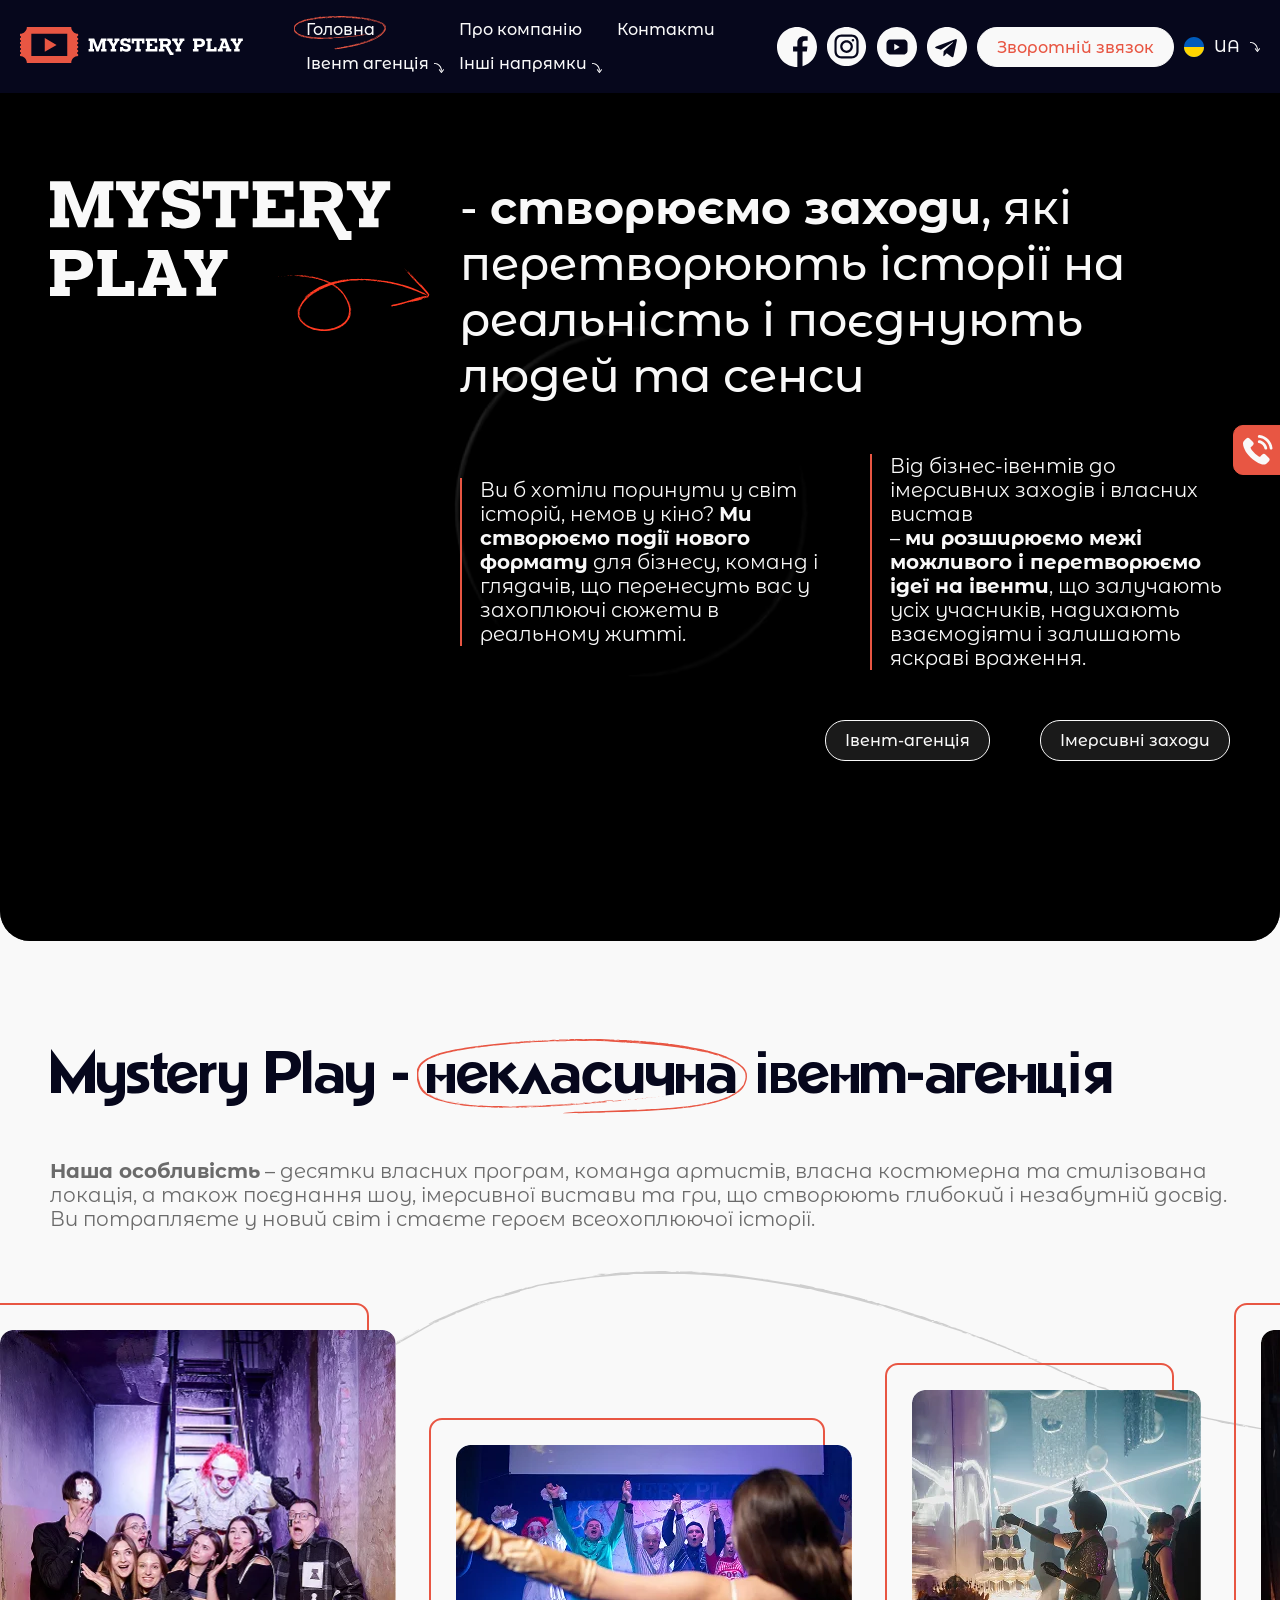
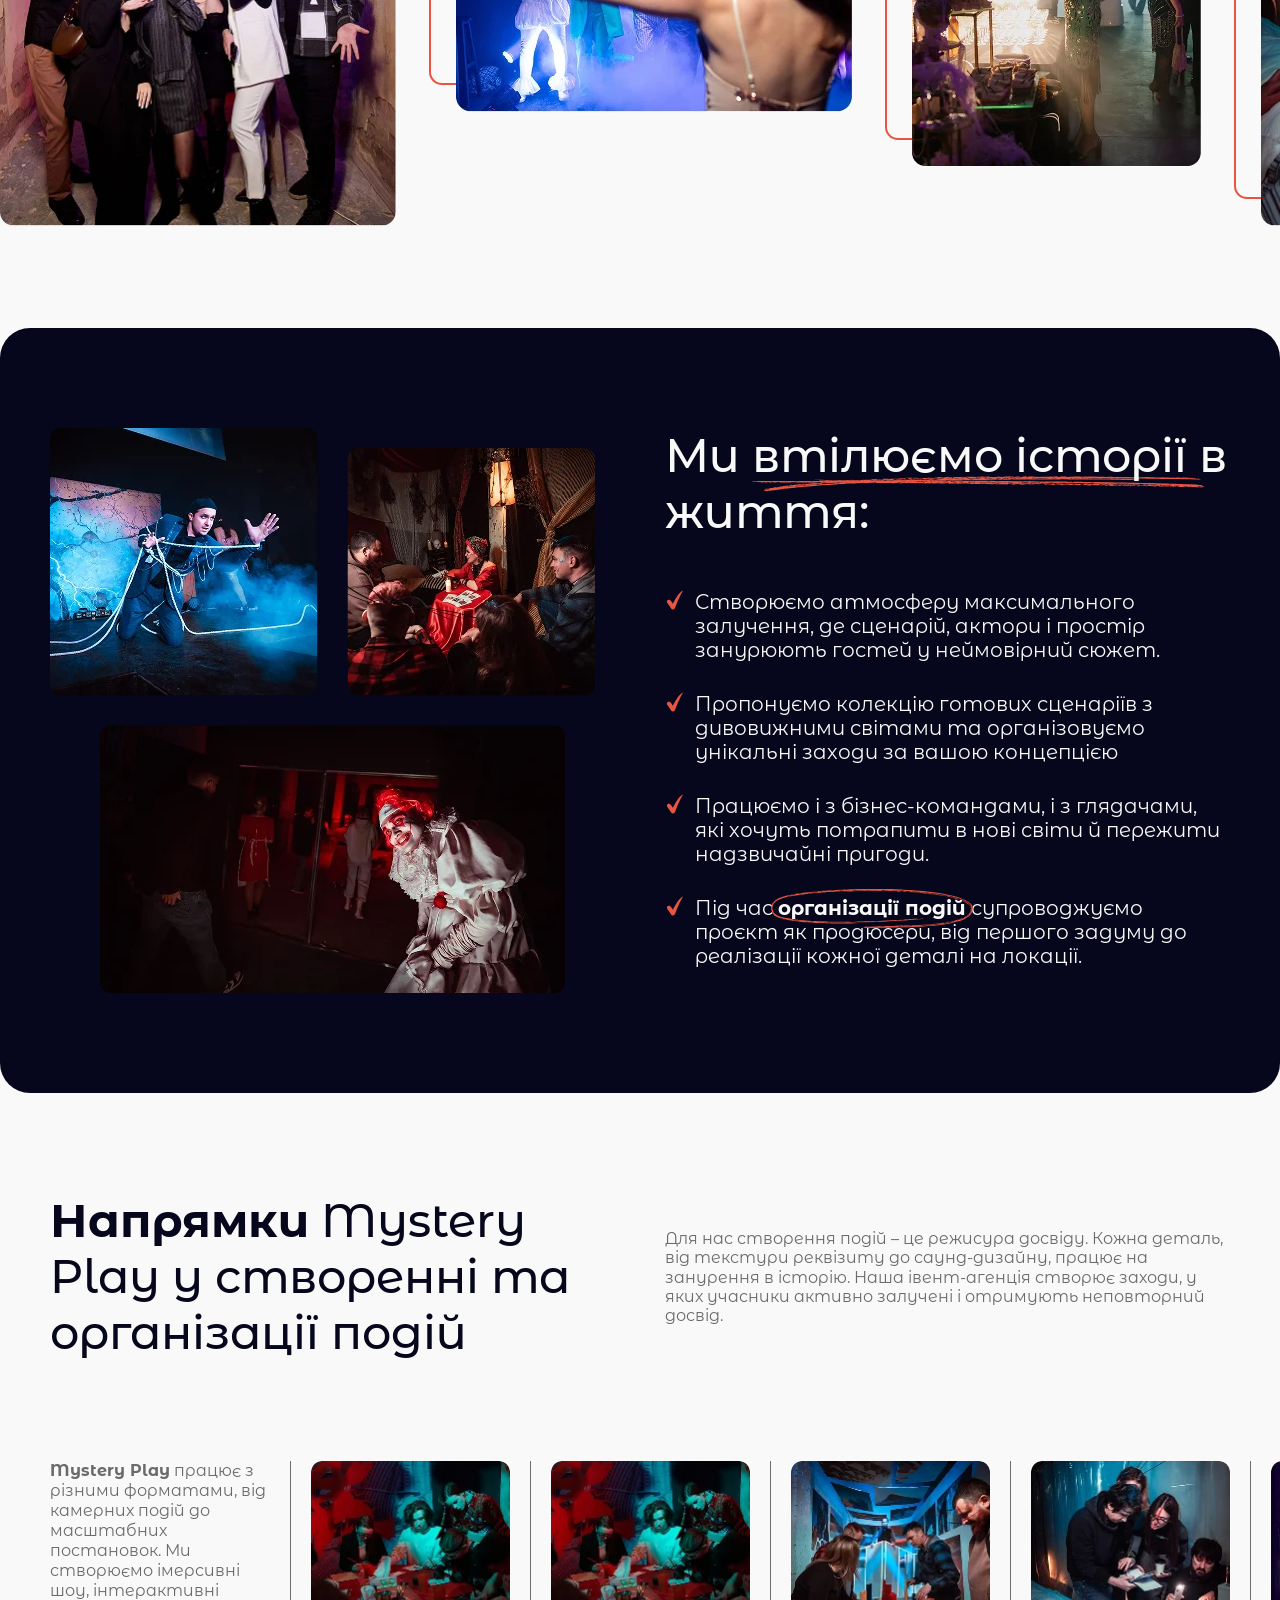
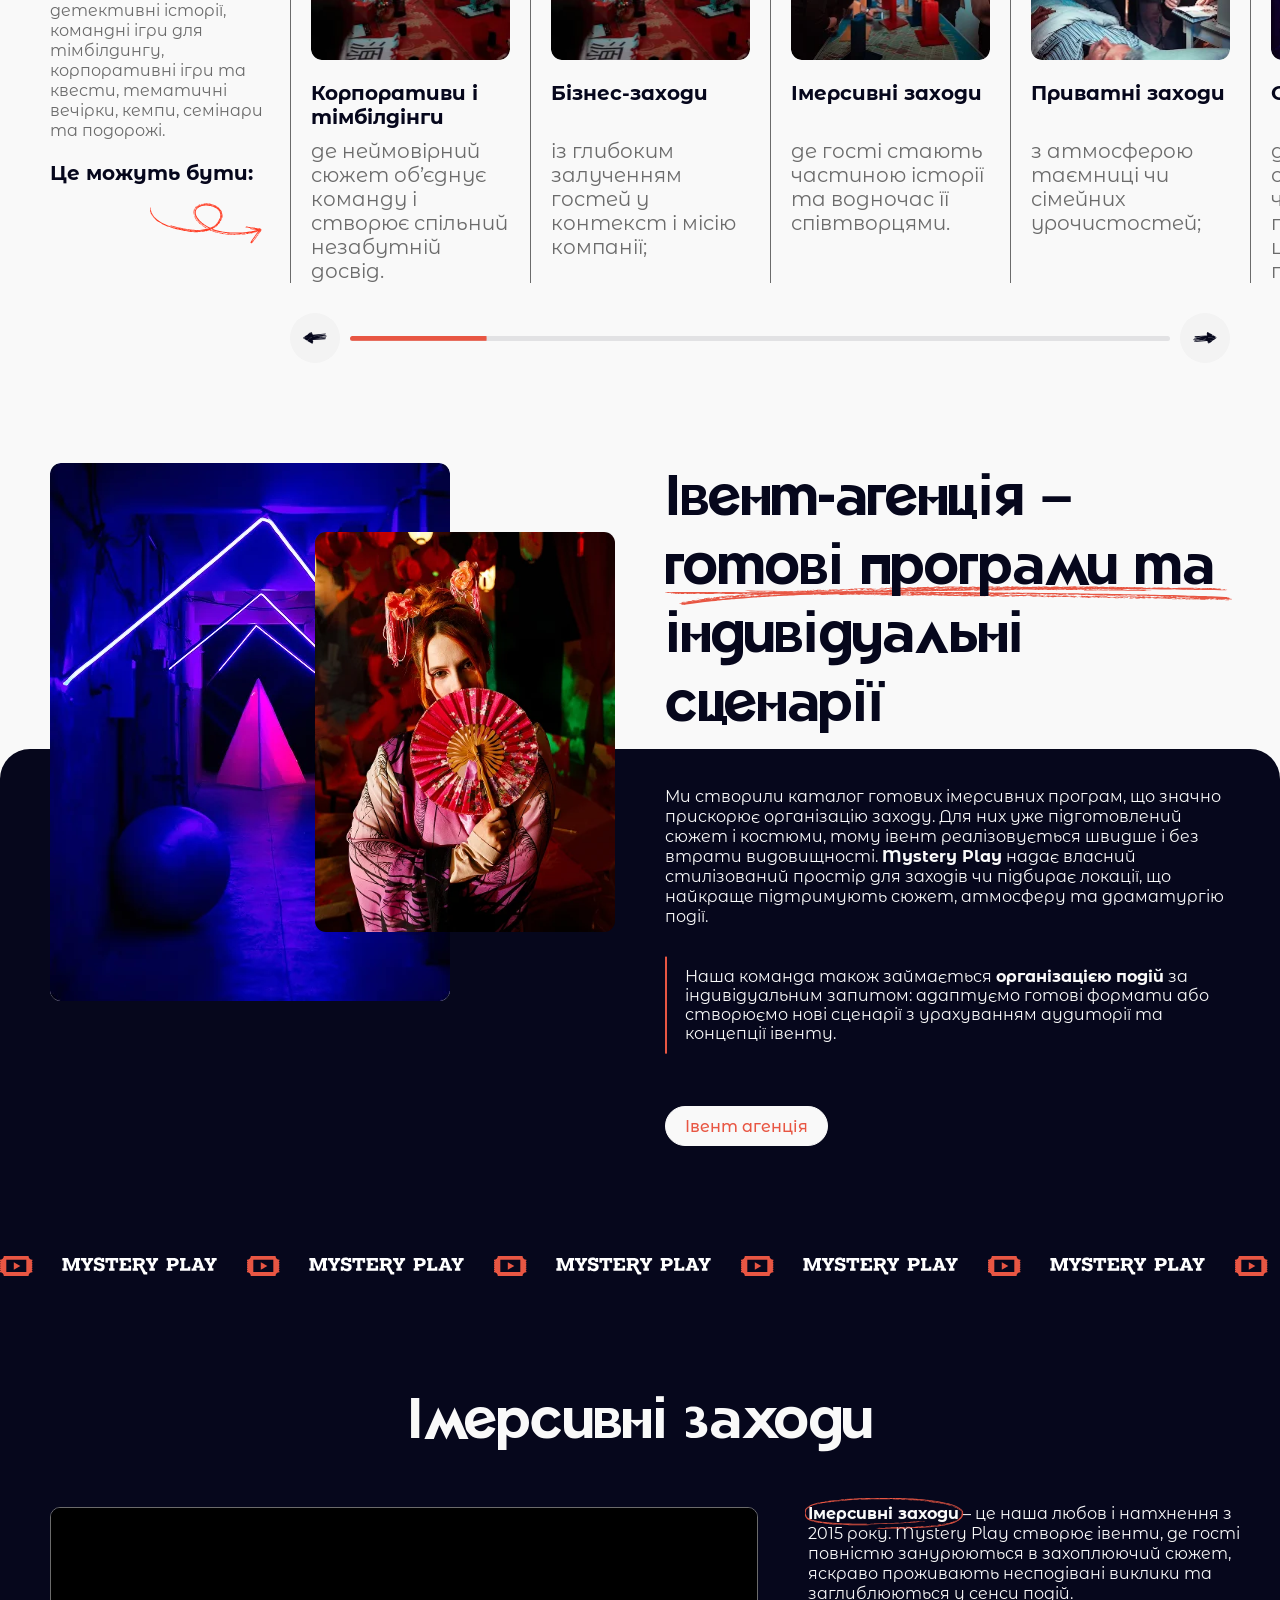
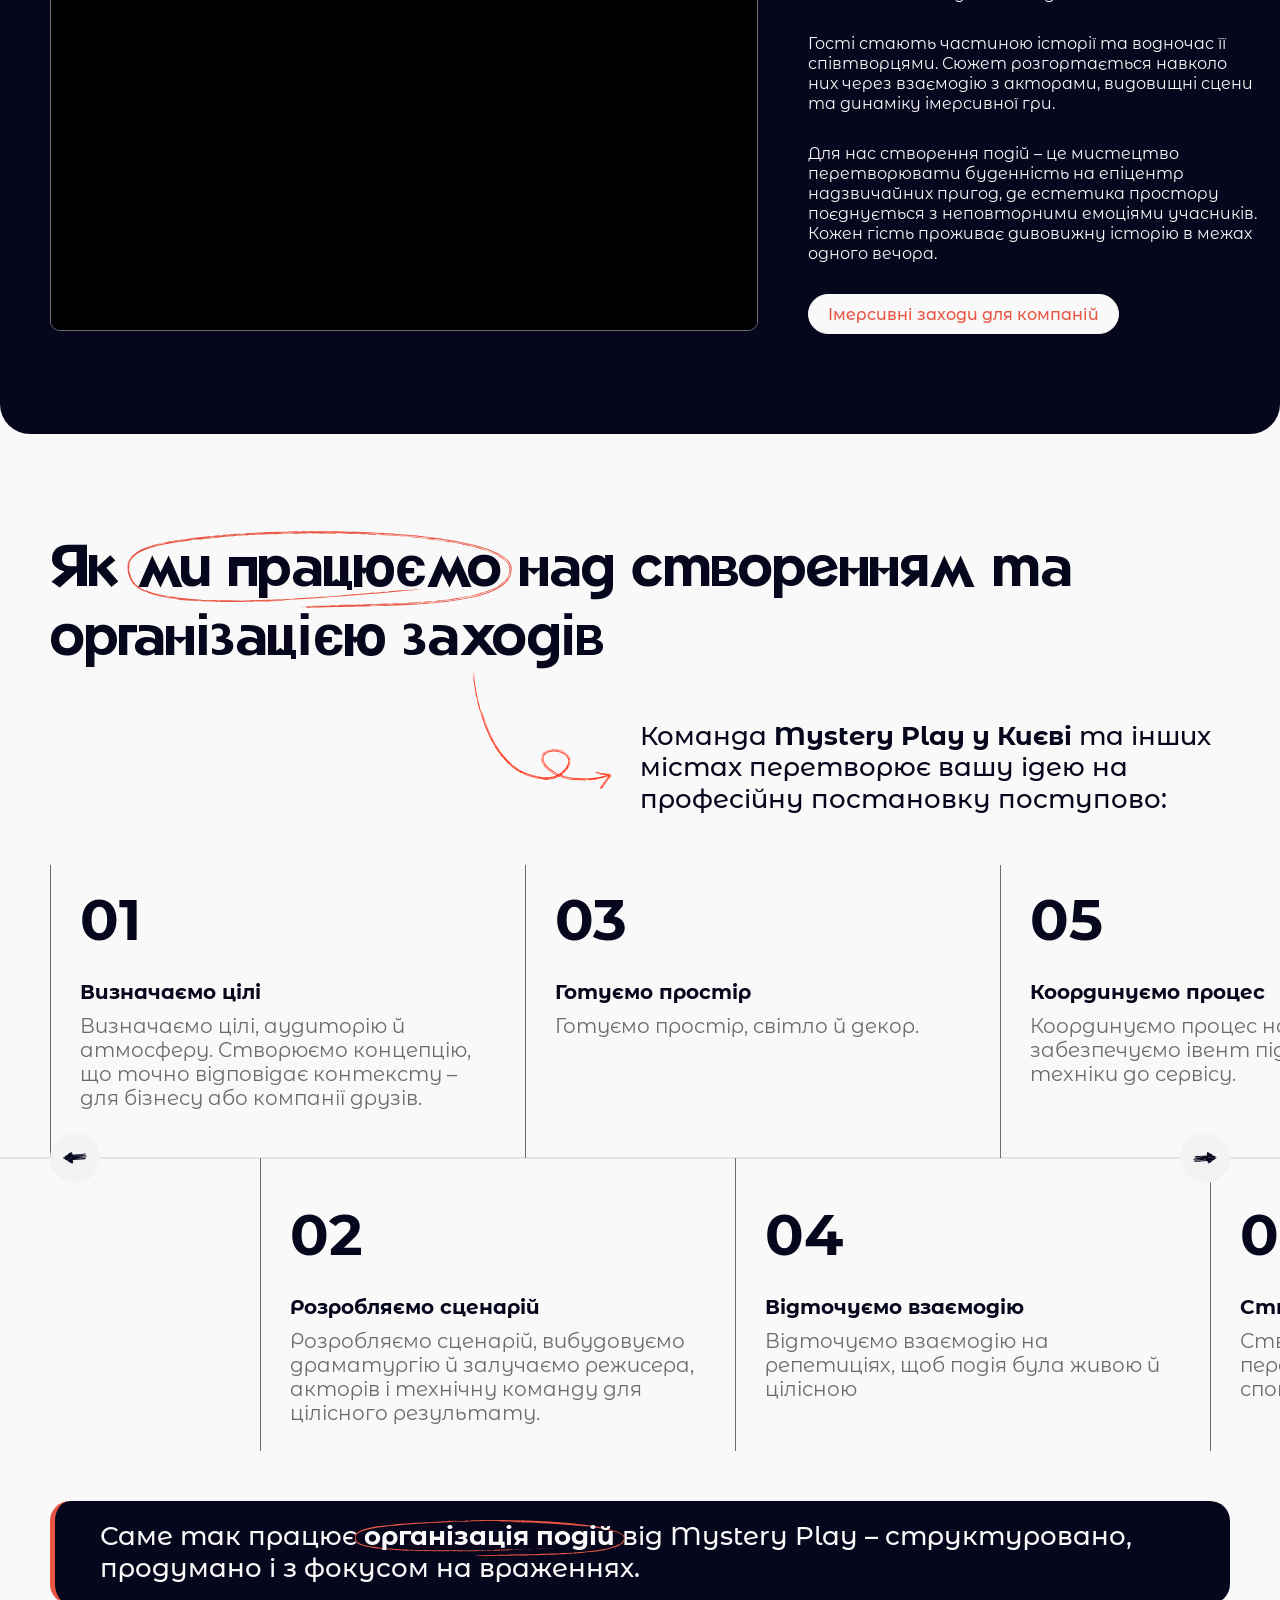
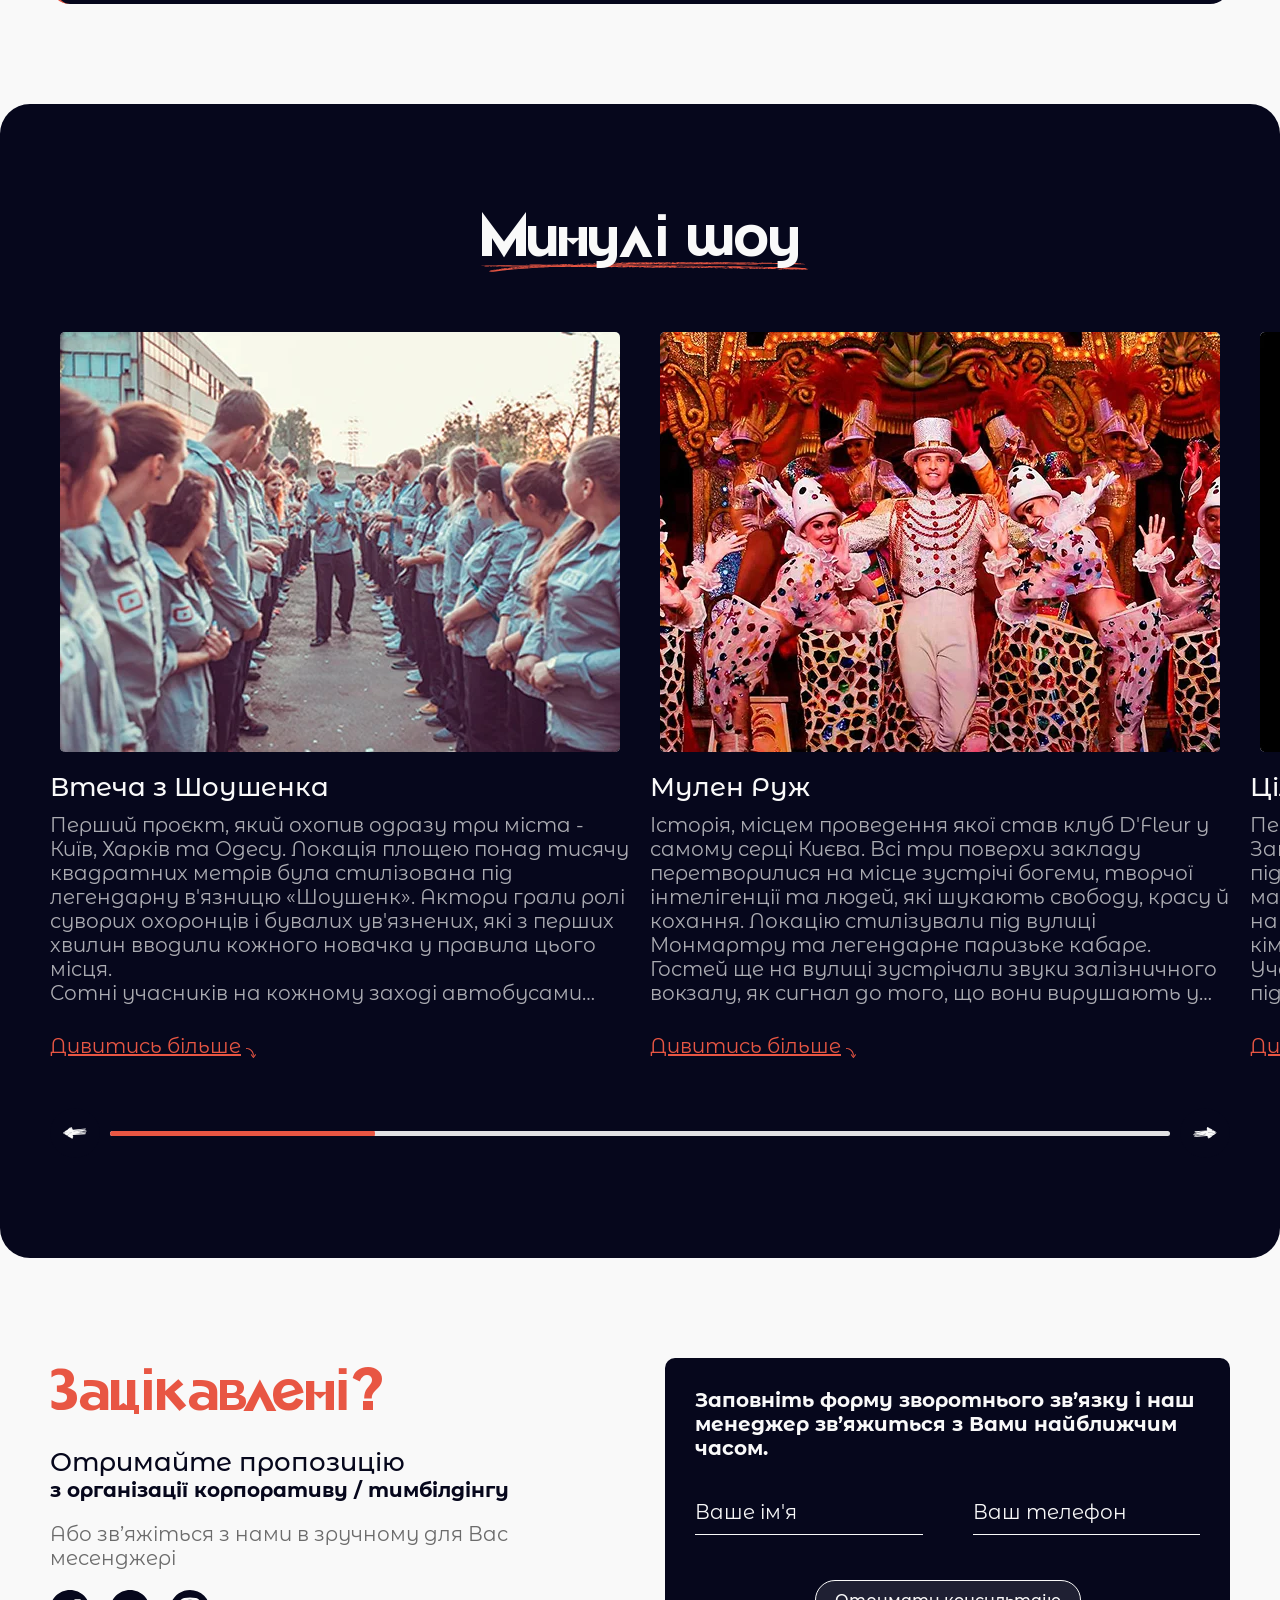
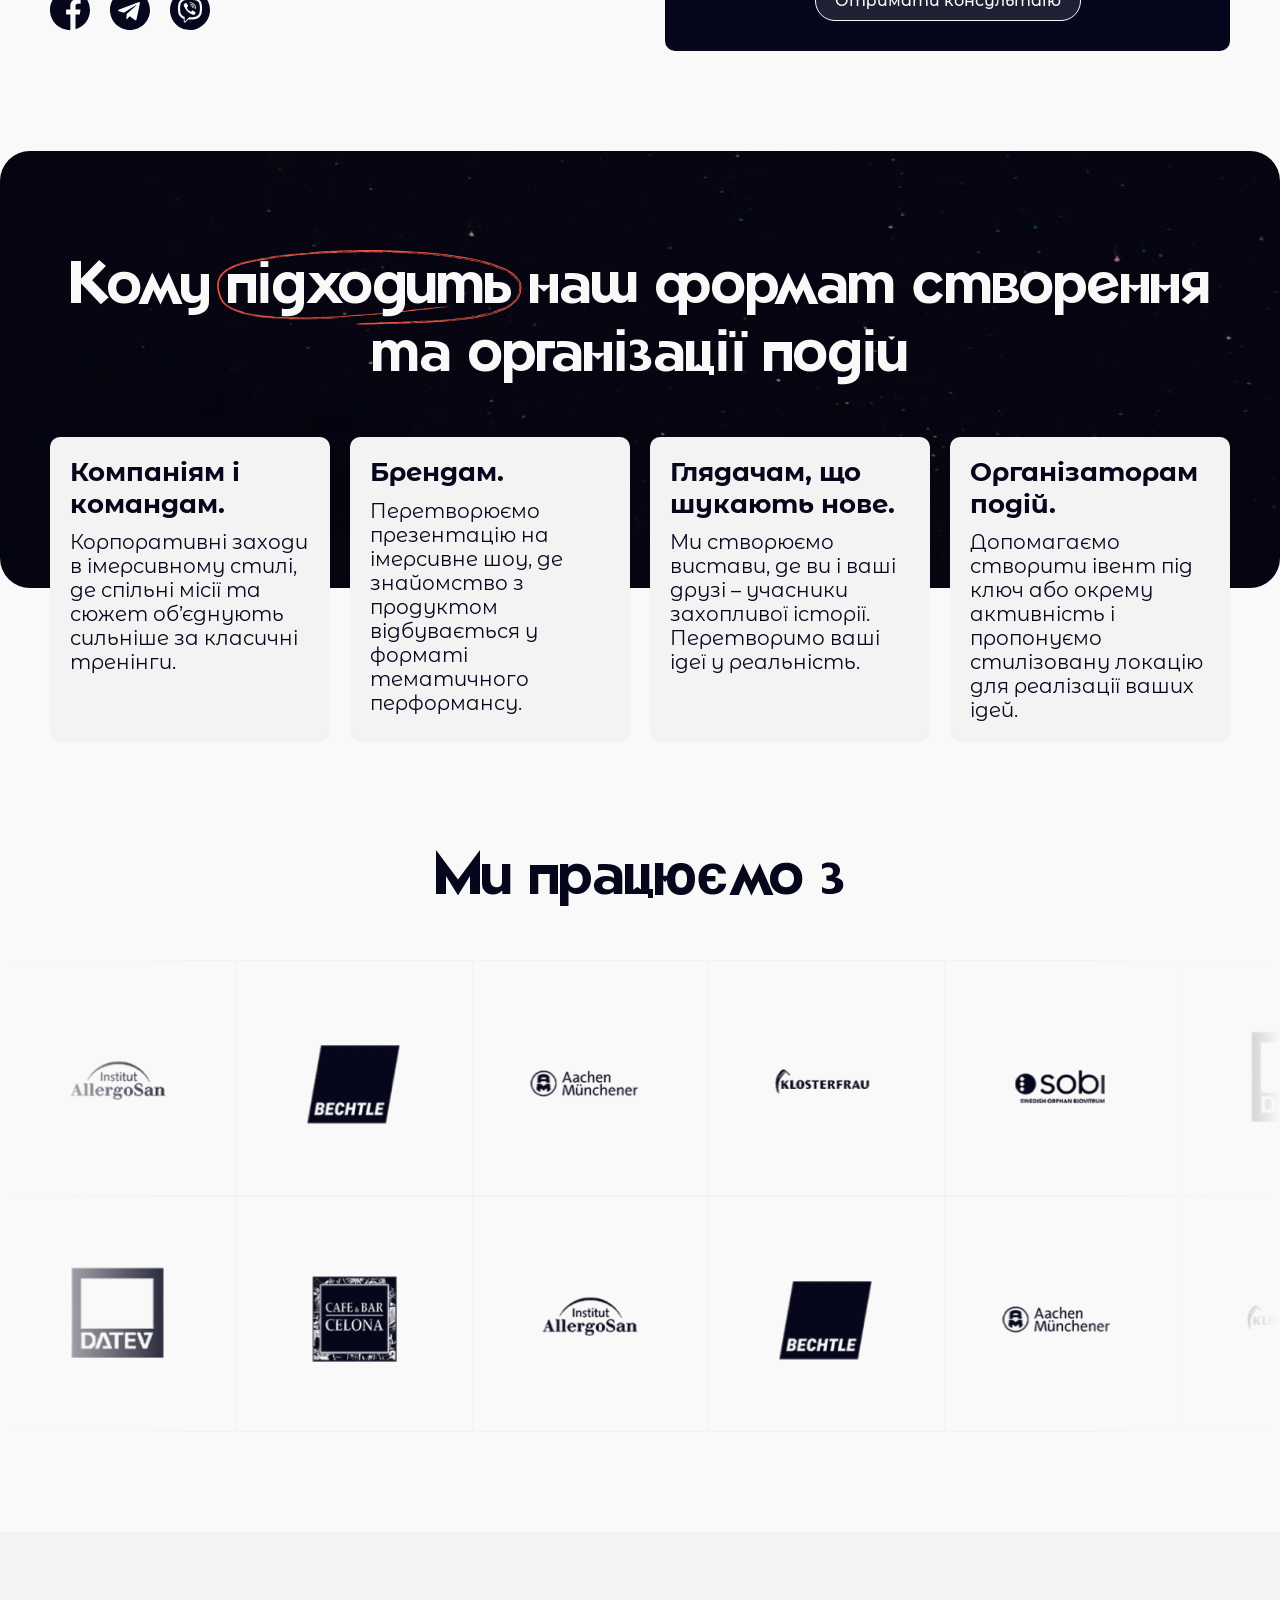
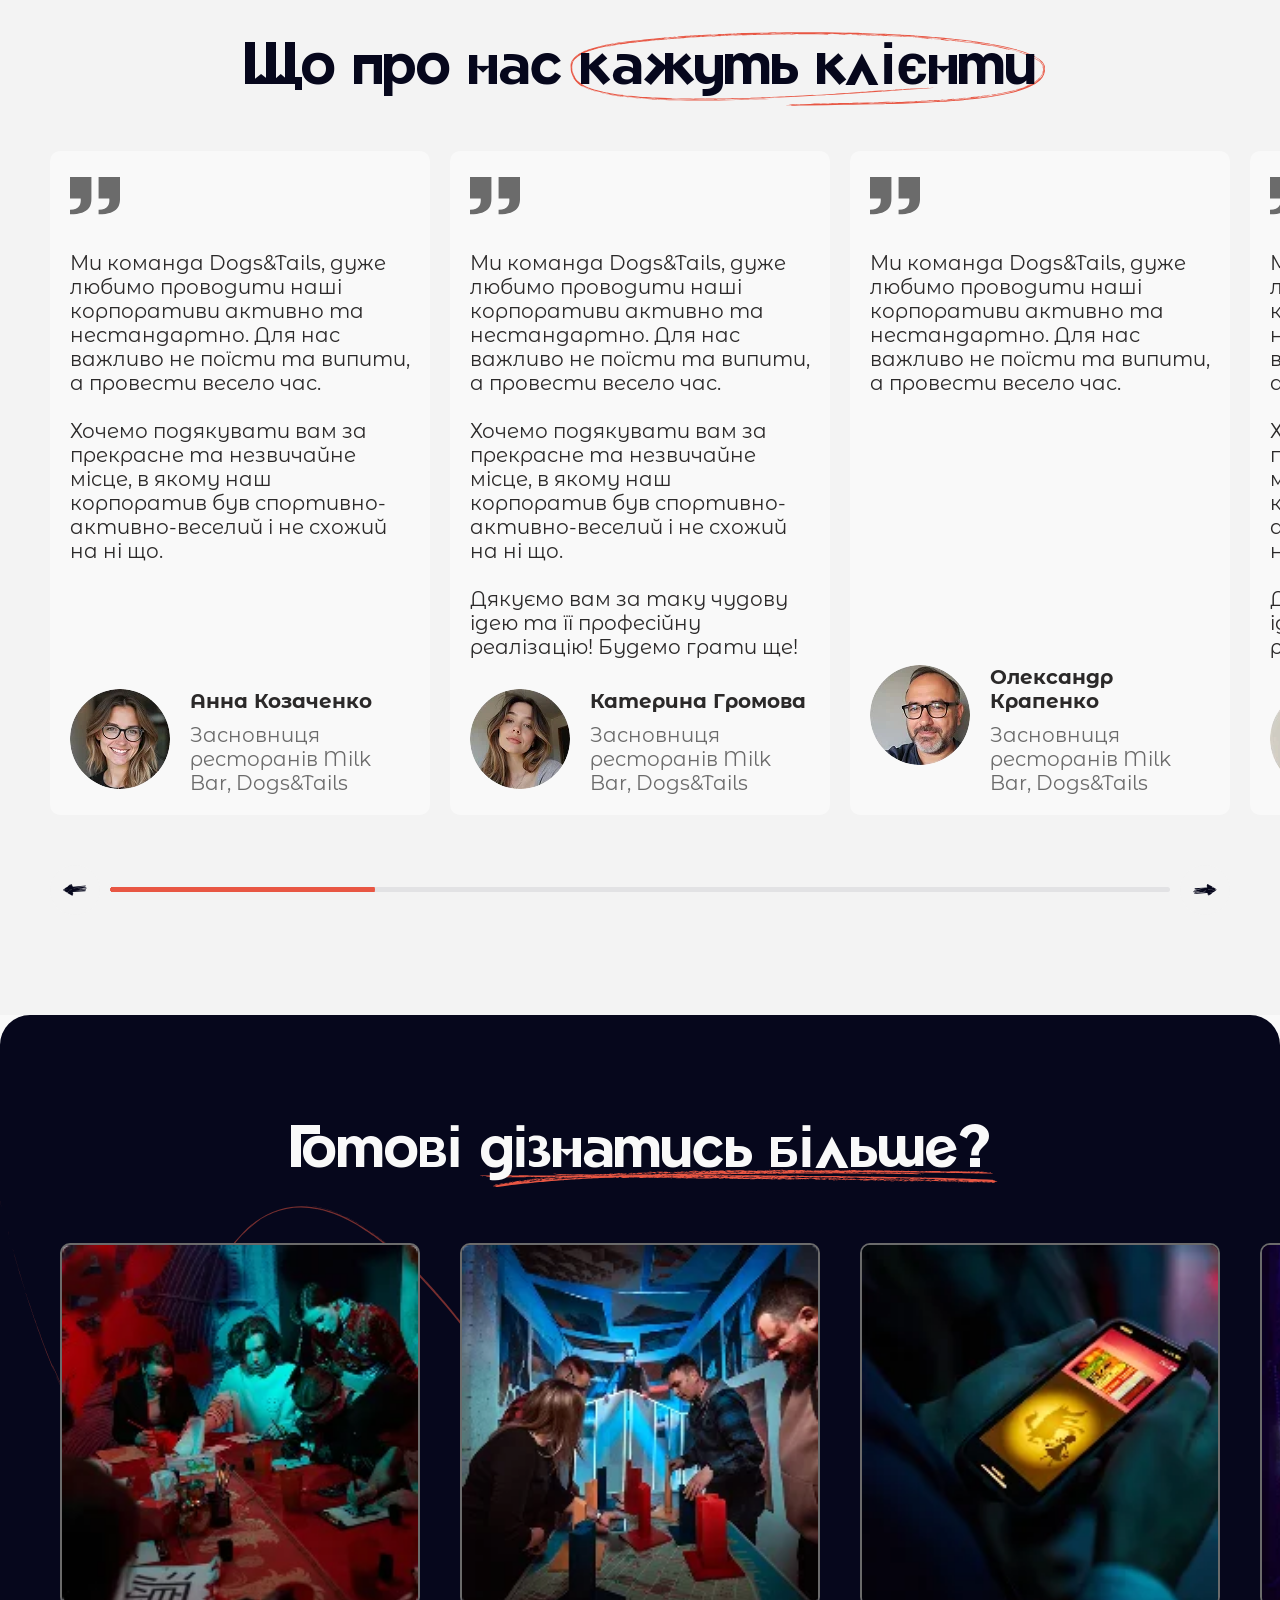
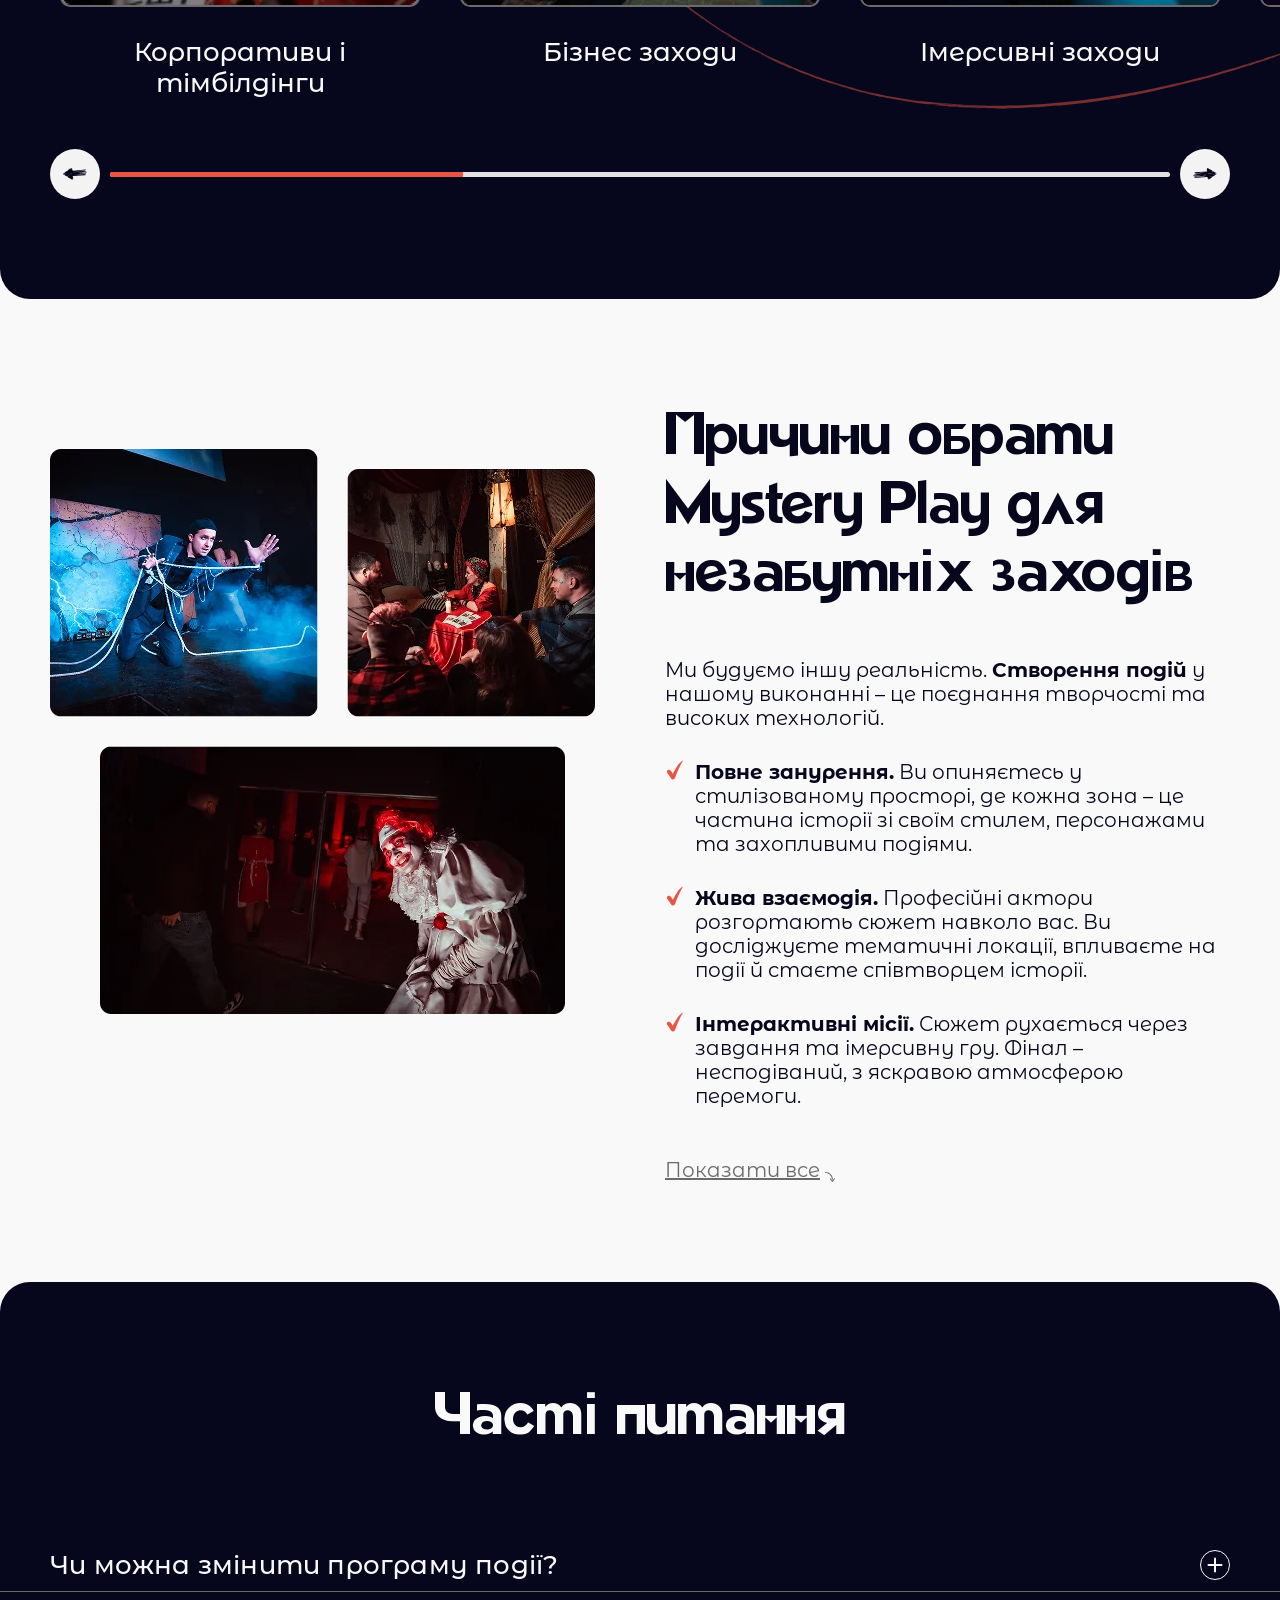
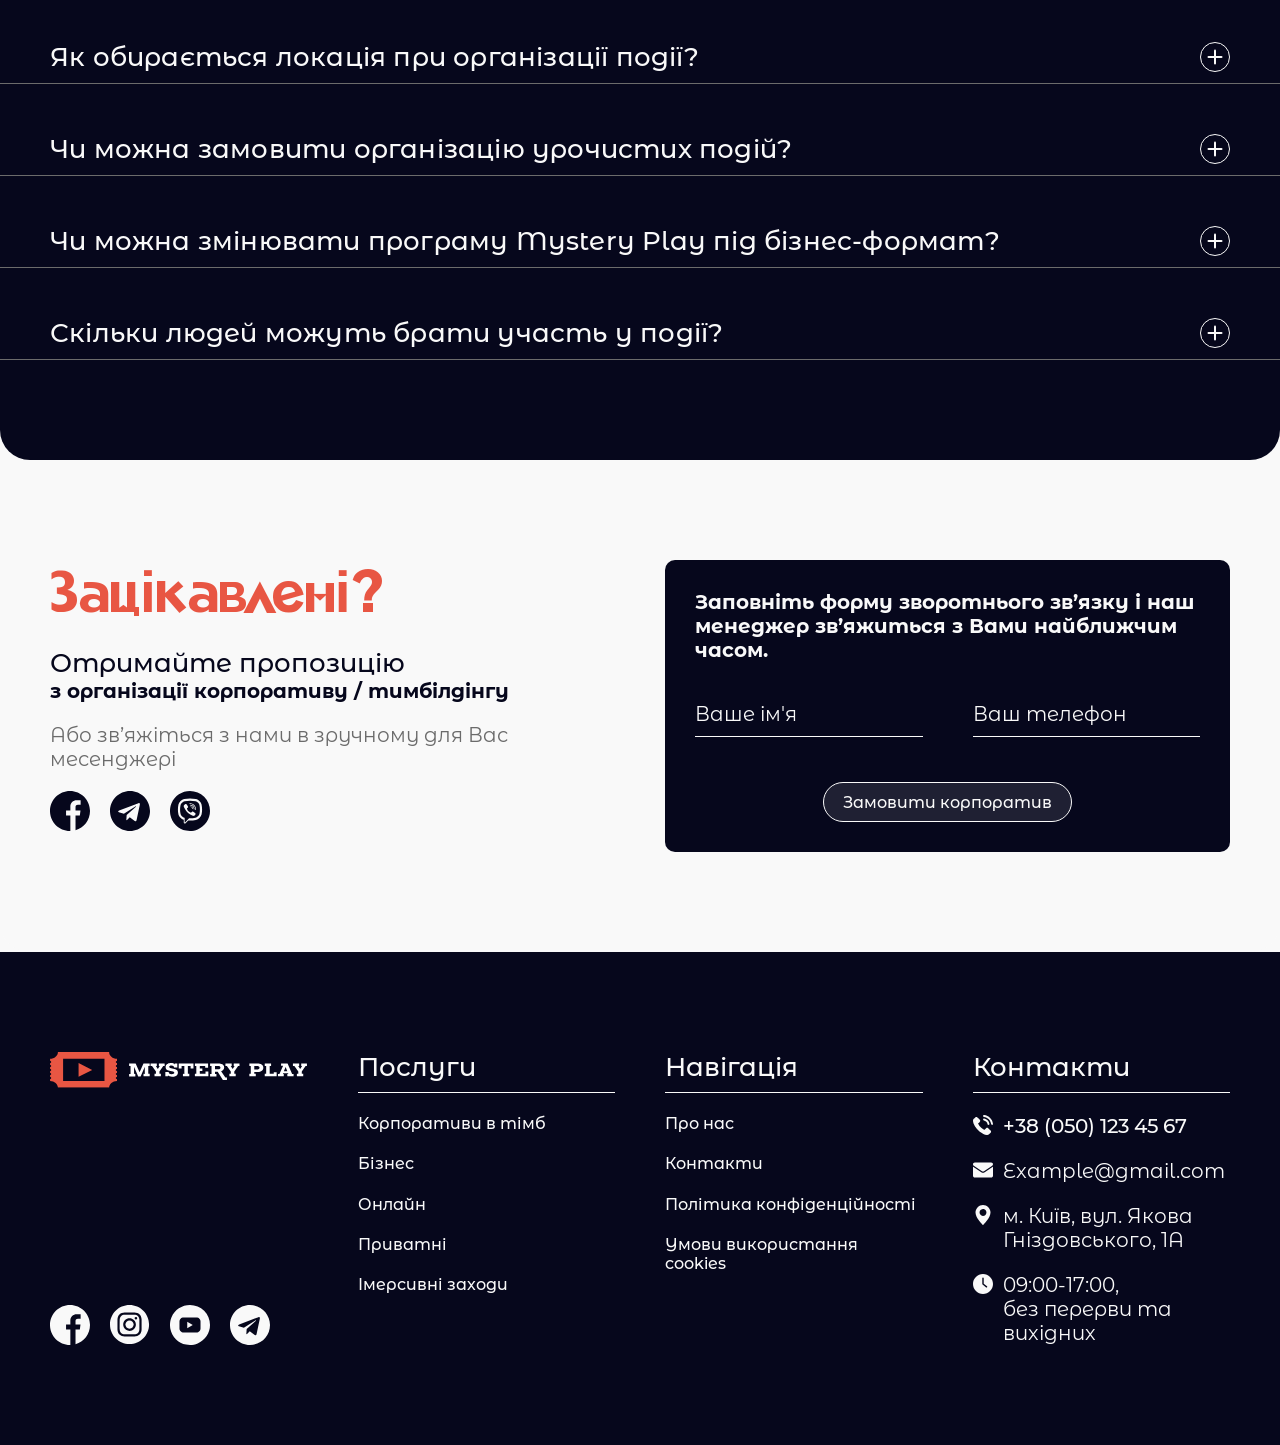
<file: index.html>
<!DOCTYPE html>
<html lang="en">

<head>
   <meta charset="UTF-8">
   <meta name="viewport" content="width=device-width, initial-scale=1.0">
   <title>MysteryPlay</title>

   <link rel="stylesheet" href="./css/style.css">

</head>

<body>
    
   <div class="wrapper">
      <div class="close-bg"></div>
      <div class="modal mobile-menu" id="mobile-menu-modal">
         <button class="mobile-menu-close modal__close-btn" data-close="mobile-menu-modal">
            <svg width="13" height="13" viewBox="0 0 13 13" fill="none" xmlns="http://www.w3.org/2000/svg">
              <path fill-rule="evenodd" clip-rule="evenodd" d="M0.244213 10.7327C0.0878461 10.889 0 11.1011 0 11.3223C0 11.5434 0.0878461 11.7555 0.244213 11.9118C0.400581 12.0682 0.61266 12.156 0.833797 12.156C1.05493 12.156 1.26701 12.0682 1.42338 11.9118L6.07755 7.256L10.7325 11.911C10.8897 12.0628 11.1002 12.1468 11.3187 12.1449C11.5372 12.143 11.7462 12.0554 11.9007 11.9009C12.0552 11.7463 12.1429 11.5373 12.1448 11.3188C12.1467 11.1003 12.0627 10.8898 11.9109 10.7327L7.25588 6.07767L11.9109 1.42267C12.0671 1.2663 12.1549 1.05427 12.1548 0.833207C12.1547 0.612149 12.0668 0.400175 11.9105 0.243919C11.7541 0.0876618 11.5421 -7.80857e-05 11.321 5.21452e-08C11.0999 7.819e-05 10.888 0.0879682 10.7317 0.244335L6.07755 4.89934L1.42255 0.244335C1.26538 0.092537 1.05488 0.00854172 0.836379 0.0104404C0.617882 0.0123391 0.408871 0.0999797 0.254364 0.254486C0.0998576 0.408993 0.012217 0.618004 0.0103184 0.836501C0.00841968 1.055 0.092415 1.2655 0.244213 1.42267L4.89921 6.07767L0.244213 10.7327Z" fill="#F9F9F9" />
            </svg>
         </button>
         <div class="mobile-menu__title">
            Меню:
            <div class="lang">
               <div class="lang-trigger">
                  <svg width="20" height="20" viewBox="0 0 20 20" fill="none" xmlns="http://www.w3.org/2000/svg">
                    <mask id="mask0_3001_8822" style="mask-type:luminance" maskUnits="userSpaceOnUse" x="0" y="0" width="20" height="20">
                      <path d="M10 20C15.5228 20 20 15.5228 20 10C20 4.47715 15.5228 0 10 0C4.47715 0 0 4.47715 0 10C0 15.5228 4.47715 20 10 20Z" fill="white" />
                    </mask>
                    <g mask="url(#mask0_3001_8822)">
                      <path d="M-5 0H25V20H-5V0Z" fill="#005BBB" />
                    </g>
                    <mask id="mask1_3001_8822" style="mask-type:luminance" maskUnits="userSpaceOnUse" x="0" y="0" width="20" height="20">
                      <path d="M10 20C15.5228 20 20 15.5228 20 10C20 4.47715 15.5228 0 10 0C4.47715 0 0 4.47715 0 10C0 15.5228 4.47715 20 10 20Z" fill="white" />
                    </mask>
                    <g mask="url(#mask1_3001_8822)">
                      <path d="M-5 10H25V20H-5V10Z" fill="#FFD500" />
                    </g>
                  </svg>
                  UA
                  <svg class="lang__arrow" width="10" height="10" viewBox="0 0 10 10" fill="none" xmlns="http://www.w3.org/2000/svg">
                    <path d="M6.89584 7.35541C6.88066 5.67371 6.20193 4.06605 5.00735 2.88227C3.81277 1.69849 2.19901 1.03439 0.517241 1.03449C0.38006 1.03449 0.248498 0.97999 0.151496 0.882989C0.0544947 0.785987 -4.52004e-07 0.654425 -4.46008e-07 0.517244C-4.40011e-07 0.380063 0.0544947 0.248501 0.151496 0.151499C0.248498 0.0544976 0.38006 2.7069e-06 0.517241 2.71289e-06C2.47421 -0.00179432 4.35235 0.770991 5.74136 2.14953C7.13037 3.52807 7.91734 5.40032 7.93034 7.35724L7.41379 8.04599L6.89584 7.35541ZM4.93103 7.03448L7 9.7931C7.04818 9.85734 7.11065 9.90948 7.18247 9.94539C7.2543 9.9813 7.33349 10 7.41379 10C7.49409 10 7.57329 9.9813 7.64511 9.94539C7.71693 9.90948 7.7794 9.85734 7.82758 9.7931L9.89655 7.03448C9.97886 6.92474 10.0142 6.78679 9.9948 6.65099C9.9754 6.51519 9.90285 6.39265 9.7931 6.31035C9.68336 6.22804 9.54541 6.1927 9.40961 6.2121C9.27381 6.2315 9.15127 6.30405 9.06896 6.41379L7.41379 8.62069L5.75862 6.41379C5.71786 6.35945 5.6668 6.31367 5.60836 6.27907C5.54991 6.24446 5.48522 6.2217 5.41798 6.2121C5.35073 6.20249 5.28226 6.20622 5.21646 6.22308C5.15066 6.23994 5.08882 6.26959 5.03448 6.31035C4.92474 6.39265 4.85218 6.51519 4.83278 6.65099C4.82318 6.71823 4.82691 6.78671 4.84377 6.85251C4.86063 6.91831 4.89028 6.98014 4.93103 7.03448Z" fill="white" />
                  </svg>
               </div>
               
               <div class="lang-menu">
                  <div class="lang-menu__item lang-menu__item--ua lang-menu__item--active">
                     <svg width="20" height="20" viewBox="0 0 20 20" fill="none" xmlns="http://www.w3.org/2000/svg">
                       <mask id="mask0_3001_8822" style="mask-type:luminance" maskUnits="userSpaceOnUse" x="0" y="0" width="20" height="20">
                         <path d="M10 20C15.5228 20 20 15.5228 20 10C20 4.47715 15.5228 0 10 0C4.47715 0 0 4.47715 0 10C0 15.5228 4.47715 20 10 20Z" fill="white" />
                       </mask>
                       <g mask="url(#mask0_3001_8822)">
                         <path d="M-5 0H25V20H-5V0Z" fill="#005BBB" />
                       </g>
                       <mask id="mask1_3001_8822" style="mask-type:luminance" maskUnits="userSpaceOnUse" x="0" y="0" width="20" height="20">
                         <path d="M10 20C15.5228 20 20 15.5228 20 10C20 4.47715 15.5228 0 10 0C4.47715 0 0 4.47715 0 10C0 15.5228 4.47715 20 10 20Z" fill="white" />
                       </mask>
                       <g mask="url(#mask1_3001_8822)">
                         <path d="M-5 10H25V20H-5V10Z" fill="#FFD500" />
                       </g>
                     </svg>
                     Українська
                  </div>
                  <div class="lang-menu__item lang-menu__item--ru">
                     <svg width="20" height="20" viewBox="0 0 20 20" fill="none" xmlns="http://www.w3.org/2000/svg">
                       <path d="M10 20C15.5223 20 20 15.5223 20 10C20 4.47773 15.5223 0 10 0C4.47773 0 0 4.47773 0 10C0 15.5223 4.47773 20 10 20Z" fill="#F0F0F0" />
                       <path d="M19.3777 13.477C20.2074 11.2327 20.2074 8.76575 19.3777 6.52148H0.62227C-0.207423 8.76575 -0.207423 11.2327 0.62227 13.477L10 14.3508L19.3777 13.477Z" fill="#0052B4" />
                       <path d="M10.0027 20C14.3027 20 17.9691 17.2891 19.3805 13.4766H0.625C2.03789 17.2891 5.70273 20 10.0027 20Z" fill="#D80027" />
                     </svg>
                     Русский
                  </div>
                  <div class="lang-menu__item lang-menu__item--en">
                     <svg width="20" height="20" viewBox="0 0 20 20" fill="none" xmlns="http://www.w3.org/2000/svg">
                       <path d="M10 20C15.5228 20 20 15.5228 20 10C20 4.47715 15.5228 0 10 0C4.47715 0 0 4.47715 0 10C0 15.5228 4.47715 20 10 20Z" fill="#F0F0F0" />
                       <path d="M2.06645 3.91105C1.28094 4.93305 0.688633 6.11098 0.34375 7.39062H5.54602L2.06645 3.91105ZM19.6548 7.39062C19.3099 6.11102 18.7175 4.93309 17.9321 3.91109L14.4526 7.39062H19.6548ZM0.34375 12.608C0.688672 13.8876 1.28098 15.0655 2.06645 16.0875L5.5459 12.608H0.34375ZM16.0875 2.06648C15.0655 1.28098 13.8876 0.688672 12.6079 0.34375V5.54598L16.0875 2.06648ZM3.91105 17.932C4.93305 18.7175 6.11098 19.3098 7.39059 19.6548V14.4526L3.91105 17.932ZM7.39055 0.34375C6.11094 0.688672 4.93301 1.28098 3.91105 2.06645L7.39055 5.54594V0.34375ZM12.608 19.6548C13.8876 19.3098 15.0655 18.7175 16.0875 17.9321L12.608 14.4526V19.6548ZM14.4526 12.608L17.9321 16.0875C18.7175 15.0656 19.3099 13.8876 19.6548 12.608H14.4526Z" fill="#0052B4" />
                       <path d="M19.9154 8.69566H11.3044V0.0846484C10.8719 0.0282971 10.4362 2.17268e-05 10 0C9.55785 0 9.12262 0.0290625 8.69566 0.0846484V8.69563H0.0846484C0.0282971 9.12813 2.17268e-05 9.56384 0 10C0 10.4421 0.0290625 10.8774 0.0846484 11.3043H8.69563V19.9154C9.56153 20.0282 10.4384 20.0282 11.3043 19.9154V11.3044H19.9154C19.9717 10.8719 20 10.4362 20 10C20 9.55793 19.9709 9.12262 19.9154 8.69566Z" fill="#D80027" />
                       <path d="M12.6113 12.6094L17.0737 17.0717C17.2788 16.8663 17.4749 16.6521 17.6615 16.4297L13.8411 12.6093H12.6113V12.6094ZM7.39391 12.6094H7.39383L2.93152 17.0717C3.13691 17.2768 3.35111 17.4729 3.57352 17.6595L7.39391 13.839V12.6094ZM7.39391 7.39199V7.39191L2.93156 2.92953C2.72642 3.13492 2.5303 3.34912 2.34375 3.57152L6.16418 7.39195H7.39391V7.39199ZM12.6113 7.39199L17.0737 2.92957C16.8683 2.72443 16.6541 2.52832 16.4317 2.3418L12.6113 6.16223V7.39199Z" fill="#D80027" />
                     </svg>
                     English
                  </div>
               </div>
            </div>
         </div>
         <ul class="mobile-nav">
            <li class="mobile-nav__item mobile-nav__item--active">
               <a href="" class="mobile-nav__link">Головна</a>
            </li>
            <li class="mobile-nav__item" data-modal="megamenu-events">
               Івент агенція
               <svg width="16" height="16" viewBox="0 0 16 16" fill="none" xmlns="http://www.w3.org/2000/svg">
                 <path d="M10.6667 8C10.6667 8.2 10.6 8.33333 10.4667 8.46667L7.13333 11.8C6.86667 12.0667 6.46667 12.0667 6.2 11.8C5.93333 11.5333 5.93333 11.1333 6.2 10.8667L9.06667 8L6.2 5.13333C5.93333 4.86667 5.93333 4.46667 6.2 4.2C6.46667 3.93333 6.86667 3.93333 7.13333 4.2L10.4667 7.53333C10.6 7.66667 10.6667 7.8 10.6667 8Z" fill="#F9F9F9" />
               </svg>
            </li>
            <li class="mobile-nav__item">
               <a href="./about-us.html" class="mobile-nav__link">Про компанію</a>
            </li>
            <li class="mobile-nav__item">
               Інші напрямки
               <svg width="16" height="16" viewBox="0 0 16 16" fill="none" xmlns="http://www.w3.org/2000/svg">
                 <path d="M10.6667 8C10.6667 8.2 10.6 8.33333 10.4667 8.46667L7.13333 11.8C6.86667 12.0667 6.46667 12.0667 6.2 11.8C5.93333 11.5333 5.93333 11.1333 6.2 10.8667L9.06667 8L6.2 5.13333C5.93333 4.86667 5.93333 4.46667 6.2 4.2C6.46667 3.93333 6.86667 3.93333 7.13333 4.2L10.4667 7.53333C10.6 7.66667 10.6667 7.8 10.6667 8Z" fill="#F9F9F9" />
               </svg>
            </li>
            <li class="mobile-nav__item">
               <a href="" class="mobile-nav__link">Контакти</a>
            </li>
         </ul>
         <div class="mobile-contact">
            <a href="" class="button button--size-type2">Зворотній звязок</a>
            <div class="social">
               <a class="social__item" href="">
                  <svg width="40" height="40" viewBox="0 0 40 40" fill="none" xmlns="http://www.w3.org/2000/svg">
                    <path d="M40 20C40 8.95312 31.0469 0 20 0C8.95312 0 0 8.95312 0 20C0 31.0469 8.95312 40 20 40C20.1172 40 20.2344 40 20.3516 39.9922V24.4297H16.0547V19.4219H20.3516V15.7344C20.3516 11.4609 22.9609 9.13281 26.7734 9.13281C28.6016 9.13281 30.1719 9.26562 30.625 9.32812V13.7969H28C25.9297 13.7969 25.5234 14.7812 25.5234 16.2266V19.4141H30.4844L29.8359 24.4219H25.5234V39.2266C33.8828 36.8281 40 29.1328 40 20Z" fill="#F9F9F9" />
                  </svg>
               </a>
               <a class="social__item" href="">
                  <svg width="40" height="40" viewBox="0 0 40 40" fill="none" xmlns="http://www.w3.org/2000/svg">
                    <path d="M19.5312 23.6328C21.7965 23.6328 23.6328 21.7965 23.6328 19.5312C23.6328 17.266 21.7965 15.4297 19.5312 15.4297C17.266 15.4297 15.4297 17.266 15.4297 19.5312C15.4297 21.7965 17.266 23.6328 19.5312 23.6328Z" fill="#F9F9F9" />
                    <path d="M19.5312 0C8.74445 0 0 8.74445 0 19.5312C0 30.318 8.74445 39.0625 19.5312 39.0625C30.318 39.0625 39.0625 30.318 39.0625 19.5312C39.0625 8.74445 30.318 0 19.5312 0ZM31.5983 24.4953C31.5045 26.3522 30.9827 28.1833 29.6295 29.5221C28.2632 30.8737 26.4234 31.3773 24.5487 31.4701H14.5139C12.6389 31.3773 10.7994 30.874 9.43305 29.5221C8.07977 28.1833 7.55805 26.3522 7.4643 24.4953V14.5672C7.55805 12.7103 8.07984 10.8792 9.43305 9.54031C10.7994 8.18875 12.6391 7.68516 14.5139 7.59242H24.5486C26.4236 7.68516 28.2631 8.18852 29.6295 9.54031C30.9827 10.8792 31.5045 12.7103 31.5982 14.5672L31.5983 24.4953Z" fill="#F9F9F9" />
                    <path d="M24.4218 9.85496C21.9776 9.78793 17.0854 9.78793 14.6412 9.85496C13.3693 9.88988 11.9273 10.2065 11.021 11.1745C10.0793 12.1807 9.72347 13.3963 9.68737 14.7562C9.62394 17.1431 9.68737 24.3071 9.68737 24.3071C9.7287 25.6669 10.0793 26.8827 11.021 27.8889C11.9273 28.8571 13.3693 29.1735 14.6412 29.2084C17.0854 29.2754 21.9776 29.2754 24.4218 29.2084C25.6938 29.1735 27.1357 28.8568 28.042 27.8889C28.9837 26.8827 29.3396 25.6671 29.3757 24.3071V14.7562C29.3396 13.3963 28.9837 12.1807 28.042 11.1745C27.1354 10.2062 25.6935 9.88988 24.4218 9.85496ZM19.5312 25.8891C18.2738 25.8891 17.0447 25.5162 15.9992 24.8177C14.9537 24.1191 14.1389 23.1262 13.6577 21.9646C13.1765 20.8029 13.0506 19.5246 13.2959 18.2914C13.5412 17.0582 14.1467 15.9254 15.0358 15.0363C15.9249 14.1472 17.0577 13.5417 18.2909 13.2964C19.5241 13.0511 20.8024 13.177 21.9641 13.6582C23.1257 14.1394 24.1186 14.9542 24.8172 15.9997C25.5158 17.0452 25.8886 18.2743 25.8886 19.5317C25.8886 21.2178 25.2188 22.8348 24.0266 24.0271C22.8343 25.2193 21.2173 25.8891 19.5312 25.8891ZM25.9157 14.4865C25.6642 14.4865 25.4184 14.4118 25.2093 14.2721C25.0003 14.1323 24.8374 13.9337 24.7412 13.7014C24.645 13.4691 24.6199 13.2134 24.669 12.9668C24.718 12.7202 24.8392 12.4936 25.017 12.3159C25.1948 12.1381 25.4214 12.017 25.668 11.968C25.9147 11.9189 26.1703 11.9441 26.4026 12.0404C26.6349 12.1366 26.8335 12.2996 26.9732 12.5087C27.1129 12.7178 27.1875 12.9636 27.1875 13.215C27.1875 13.382 27.1546 13.5474 27.0906 13.7017C27.0267 13.856 26.933 13.9962 26.8149 14.1142C26.6968 14.2323 26.5566 14.3259 26.4023 14.3898C26.248 14.4537 26.0827 14.4866 25.9157 14.4865Z" fill="#F9F9F9" />
                  </svg>
               </a>
               <a class="social__item" href="">
                  <svg width="40" height="40" viewBox="0 0 40 40" fill="none" xmlns="http://www.w3.org/2000/svg">
                    <path d="M17.2266 23.2261L22.7739 20.0076L17.2266 16.7734V23.2261Z" fill="#F9F9F9" />
                    <path d="M20 0C16.0444 0 12.1776 1.17298 8.8886 3.37061C5.59962 5.56824 3.03617 8.69181 1.52242 12.3463C0.00866564 16.0009 -0.387401 20.0222 0.384303 23.9018C1.15601 27.7814 3.06082 31.3451 5.85787 34.1421C8.65492 36.9392 12.2186 38.844 16.0982 39.6157C19.9778 40.3874 23.9992 39.9913 27.6537 38.4776C31.3082 36.9638 34.4318 34.4004 36.6294 31.1114C38.827 27.8224 40 23.9556 40 20C40 14.6957 37.8929 9.60859 34.1421 5.85786C30.3914 2.10714 25.3043 0 20 0ZM30.5263 23.5395C30.5267 24.0626 30.4239 24.5806 30.224 25.064C30.0241 25.5473 29.7308 25.9866 29.3611 26.3566C28.9913 26.7266 28.5523 27.0201 28.069 27.2204C27.5858 27.4206 27.0678 27.5237 26.5447 27.5237H13.4553C12.9322 27.5237 12.4142 27.4206 11.931 27.2204C11.4477 27.0201 11.0087 26.7266 10.6389 26.3566C10.2692 25.9866 9.97596 25.5473 9.77602 25.064C9.57608 24.5806 9.47335 24.0626 9.47369 23.5395V16.4605C9.47335 15.9374 9.57608 15.4194 9.77602 14.936C9.97596 14.4527 10.2692 14.0134 10.6389 13.6434C11.0087 13.2734 11.4477 12.9799 11.931 12.7796C12.4142 12.5794 12.9322 12.4763 13.4553 12.4763H26.5447C27.0678 12.4763 27.5858 12.5794 28.069 12.7796C28.5523 12.9799 28.9913 13.2734 29.3611 13.6434C29.7308 14.0134 30.0241 14.4527 30.224 14.936C30.4239 15.4194 30.5267 15.9374 30.5263 16.4605V23.5395Z" fill="#F9F9F9" />
                  </svg>
               </a>
               <a class="social__item" href="">
                  <svg width="40" height="40" viewBox="0 0 40 40" fill="none" xmlns="http://www.w3.org/2000/svg">
                    <path d="M20 40C31.0483 40 40 31.0483 40 20C40 8.95167 31.0483 0 20 0C8.95167 0 0 8.95167 0 20C0 31.0483 8.95167 40 20 40ZM9.15167 19.5667L28.435 12.1317C29.33 11.8083 30.1117 12.35 29.8217 13.7033L29.8233 13.7017L26.54 29.17C26.2967 30.2667 25.645 30.5333 24.7333 30.0167L19.7333 26.3317L17.3217 28.655C17.055 28.9217 16.83 29.1467 16.3133 29.1467L16.6683 24.0583L25.935 15.6867C26.3383 15.3317 25.845 15.1317 25.3133 15.485L13.8617 22.695L8.925 21.155C7.85333 20.815 7.83 20.0833 9.15167 19.5667Z" fill="#F9F9F9" />
                  </svg>
               </a>
            </div>
            <ul class="mobile-contact-list">
               <li class="mobile-contact-list__item">
                  <svg width="19" height="19" viewBox="0 0 19 19" fill="none" xmlns="http://www.w3.org/2000/svg">
                    <path d="M0.521444 8.03162C0.186444 7.12501 -0.0499555 6.19901 0.0090445 5.21361C0.0484445 4.60281 0.285044 4.09061 0.738244 3.65701C1.21104 3.20381 1.68404 2.71101 2.15704 2.25801C2.76784 1.64721 3.55604 1.64721 4.16704 2.25801L5.30984 3.40081C5.68424 3.77521 6.05844 4.13001 6.41324 4.50441C7.06344 5.15461 7.06344 5.92301 6.41324 6.57341C5.96004 7.04621 5.48724 7.49941 5.01424 7.95281C4.89604 8.07081 4.87624 8.16941 4.93544 8.32701C5.25064 9.07581 5.68424 9.72621 6.19644 10.3568C7.20144 11.5982 8.36404 12.7016 9.72364 13.5688C10.0192 13.746 10.3344 13.8838 10.6496 14.0416C10.8074 14.1204 10.906 14.1006 11.0438 13.9628C11.497 13.4898 11.9698 13.0168 12.443 12.544C13.0538 11.9332 13.842 11.9332 14.453 12.544C15.2016 13.2928 15.97 14.0416 16.719 14.81C17.3494 15.4406 17.3494 16.2288 16.719 16.8594C16.2854 17.2928 15.8322 17.7066 15.438 18.1598C14.847 18.8102 14.118 19.0268 13.2706 18.9874C12.0488 18.9284 10.906 18.5146 9.82224 17.9826C7.39844 16.8002 5.30984 15.1646 3.57564 13.0956C2.27524 11.5784 1.21104 9.90361 0.521444 8.03162ZM18.9954 8.44701C18.546 4.00801 15.0236 0.473814 10.5902 0.00521417C10.055 -0.0513858 9.58564 0.359814 9.58564 0.898014V0.915214C9.58564 1.37621 9.93524 1.75921 10.3936 1.80761C13.9666 2.18421 16.8266 5.02821 17.2076 8.61341C17.2568 9.07541 17.6454 9.42621 18.11 9.42121C18.632 9.41541 19.048 8.96641 18.9954 8.44701ZM9.58564 4.29981V4.31241C9.58564 4.74201 9.88664 5.12381 10.3102 5.19641C11.1802 5.34541 11.9854 5.76121 12.6202 6.39601C13.255 7.03081 13.6708 7.83601 13.82 8.70601C13.8924 9.12961 14.2742 9.43061 14.704 9.43061H14.712C15.266 9.43061 15.6964 8.93221 15.5994 8.38661C15.1494 5.85301 13.1472 3.85001 10.6262 3.41161C10.0816 3.31681 9.58564 3.74721 9.58564 4.29981Z" fill="#F9F9F9" />
                  </svg>
                  +38 (050) 123 45 67
               </li>
               <li class="mobile-contact-list__item">
                  <svg width="20" height="15" viewBox="0 0 20 15" fill="none" xmlns="http://www.w3.org/2000/svg">
                    <path d="M11.6714 9.74281C11.1739 10.0745 10.5959 10.2499 10 10.2499C9.40414 10.2499 8.82617 10.0745 8.32859 9.74281L0.133164 4.27902C0.087922 4.24877 0.0435173 4.21729 0 4.18461L0 13.1376C0 14.1641 0.833008 14.9788 1.84113 14.9788H18.1588C19.1853 14.9788 20 14.1457 20 13.1376V4.18457C19.9564 4.21734 19.9119 4.24889 19.8665 4.27918L11.6714 9.74281Z" fill="#F9F9F9" />
                    <path d="M0.783204 3.30438L8.97863 8.7682C9.28887 8.97504 9.64441 9.07844 9.99996 9.07844C10.3555 9.07844 10.7111 8.975 11.0214 8.7682L19.2168 3.30438C19.7072 2.97762 20 2.43074 20 1.84051C20 0.825625 19.1743 0 18.1595 0H1.84051C0.825665 3.90625e-05 9.68791e-07 0.825664 9.68791e-07 1.84148C-0.000303273 2.13102 0.0710559 2.41613 0.207714 2.67138C0.344372 2.92663 0.54208 3.1441 0.783204 3.30438Z" fill="#F9F9F9" />
                  </svg>
                  Example@gmail.com
               </li>
               <li class="mobile-contact-list__item">
                  <svg width="15" height="20" viewBox="0 0 15 20" fill="none" xmlns="http://www.w3.org/2000/svg">
                    <path d="M7.5 0C5.51169 0.00264579 3.60557 0.793672 2.19962 2.19962C0.793672 3.60557 0.00264579 5.51169 0 7.5C0 12.8844 6.9875 19.6281 7.28437 19.9125C7.34212 19.9686 7.41947 20 7.5 20C7.58053 20 7.65788 19.9686 7.71562 19.9125C8.0125 19.6281 15 12.8844 15 7.5C14.9974 5.51169 14.2063 3.60557 12.8004 2.19962C11.3944 0.793672 9.48831 0.00264579 7.5 0ZM7.5 10.9375C6.82013 10.9375 6.15552 10.7359 5.59023 10.3582C5.02493 9.98046 4.58434 9.4436 4.32416 8.81547C4.06399 8.18735 3.99591 7.49619 4.12855 6.82938C4.26119 6.16257 4.58858 5.55006 5.06932 5.06932C5.55006 4.58858 6.16257 4.26119 6.82938 4.12855C7.49619 3.99591 8.18735 4.06399 8.81547 4.32416C9.4436 4.58434 9.98046 5.02493 10.3582 5.59023C10.7359 6.15552 10.9375 6.82013 10.9375 7.5C10.9369 8.4115 10.5746 9.28551 9.93004 9.93004C9.28551 10.5746 8.4115 10.9369 7.5 10.9375Z" fill="#F9F9F9" />
                  </svg>
                  м. Київ, вул. Якова Гніздовського, 1А
               </li>
               <li class="mobile-contact-list__item">
                  <svg width="20" height="20" viewBox="0 0 20 20" fill="none" xmlns="http://www.w3.org/2000/svg">
                    <path d="M10 20C15.5214 20 20 15.5214 20 10C20 4.47856 15.5214 0 10 0C4.47856 0 0 4.47856 0 10C0 15.5214 4.47856 20 10 20ZM9.28569 4.28572C9.28569 3.89285 9.60713 3.57142 10 3.57142C10.3929 3.57142 10.7143 3.89285 10.7143 4.28572V9.65715L14.0179 12.3C14.325 12.5464 14.375 12.9964 14.1286 13.3036C14.0619 13.3873 13.9771 13.4549 13.8807 13.5013C13.7842 13.5477 13.6785 13.5716 13.5714 13.5714C13.4143 13.5714 13.2571 13.5214 13.125 13.4143L9.55359 10.5572C9.38574 10.4214 9.28575 10.2179 9.28575 10V4.28572H9.28569Z" fill="#F9F9F9" />
                  </svg>
                  09:00-17:00,<br>
                  без перерви та вихідних
               </li>
            </ul>
         </div>
      </div>
      <div class="sub-nav modal" id="megamenu-events">
         <div class="sub-nav-title">
            <svg class="sub-nav-title__close" data-modal="mobile-menu-modal" width="16" height="16" viewBox="0 0 16 16" fill="none" xmlns="http://www.w3.org/2000/svg">
              <path d="M5.33333 8C5.33333 7.8 5.4 7.66667 5.53333 7.53333L8.86667 4.2C9.13333 3.93333 9.53333 3.93333 9.8 4.2C10.0667 4.46667 10.0667 4.86667 9.8 5.13333L6.93333 8L9.8 10.8667C10.0667 11.1333 10.0667 11.5333 9.8 11.8C9.53333 12.0667 9.13333 12.0667 8.86667 11.8L5.53333 8.46667C5.4 8.33333 5.33333 8.2 5.33333 8Z" fill="#F9F9F9" />
            </svg>
            <p class="sub-nav-title__text">
               Івент агенція
            </p>
         </div>
         <button class="mobile-menu-close modal__close-btn" data-close="megamenu-events">
            <svg width="13" height="13" viewBox="0 0 13 13" fill="none" xmlns="http://www.w3.org/2000/svg">
              <path fill-rule="evenodd" clip-rule="evenodd" d="M0.244213 10.7327C0.0878461 10.889 0 11.1011 0 11.3223C0 11.5434 0.0878461 11.7555 0.244213 11.9118C0.400581 12.0682 0.61266 12.156 0.833797 12.156C1.05493 12.156 1.26701 12.0682 1.42338 11.9118L6.07755 7.256L10.7325 11.911C10.8897 12.0628 11.1002 12.1468 11.3187 12.1449C11.5372 12.143 11.7462 12.0554 11.9007 11.9009C12.0552 11.7463 12.1429 11.5373 12.1448 11.3188C12.1467 11.1003 12.0627 10.8898 11.9109 10.7327L7.25588 6.07767L11.9109 1.42267C12.0671 1.2663 12.1549 1.05427 12.1548 0.833207C12.1547 0.612149 12.0668 0.400175 11.9105 0.243919C11.7541 0.0876618 11.5421 -7.80857e-05 11.321 5.21452e-08C11.0999 7.819e-05 10.888 0.0879682 10.7317 0.244335L6.07755 4.89934L1.42255 0.244335C1.26538 0.092537 1.05488 0.00854172 0.836379 0.0104404C0.617882 0.0123391 0.408871 0.0999797 0.254364 0.254486C0.0998576 0.408993 0.012217 0.618004 0.0103184 0.836501C0.00841968 1.055 0.092415 1.2655 0.244213 1.42267L4.89921 6.07767L0.244213 10.7327Z" fill="#F9F9F9" />
            </svg>
         </button>
         <a class="sub-nav-item" href="">
            <div class="sub-nav-item__img-container">
               <img src="./img/nav-img1.webp" alt="">
            </div>
            <p class="sub-nav-item__title">Корпоративи і тімбілдінги</p>
         </a>
         <a class="sub-nav-item" href="">
            <div class="sub-nav-item__img-container">
               <img src="./img/nav-img2.webp" alt="">
            </div>
            <p class="sub-nav-item__title">Бізнес заходи</p>
         </a>
         <a class="sub-nav-item" href="">
            <div class="sub-nav-item__img-container">
               <img src="./img/nav-img3.webp" alt="">
            </div>
            <p class="sub-nav-item__title">Онлайн заходи</p>
         </a>
         <a class="sub-nav-item" href="">
            <div class="sub-nav-item__img-container">
               <img src="./img/nav-img4.webp" alt="">
            </div>
            <p class="sub-nav-item__title">Приватні заходи</p>
         </a>
         <a class="sub-nav-item" href="">
            <div class="sub-nav-item__img-container">
               <img src="./img/nav-img5.webp" alt="">
            </div>
            <p class="sub-nav-item__title">Імерсивні заходи</p>
         </a>
      </div>
      <header class="header">
         <a href="#" class="header__logo">
            <svg width="223" height="36" viewBox="0 0 223 36" fill="none" xmlns="http://www.w3.org/2000/svg">
               <g clip-path="url(#clip0_4_88)">
                  <mask id="mask0_4_88" style="mask-type:luminance" maskUnits="userSpaceOnUse" x="0" y="0" width="223" height="36">
                     <path d="M0 0H222.9V35.92H0V0Z" fill="white" />
                  </mask>
                  <g mask="url(#mask0_4_88)">
                     <path d="M58.12 8.95V6.85C54.32 6.85 51.26 3.79 51.26 0H6.86C6.86 3.8 3.8 6.86 0 6.86V8.96C0.55 8.96 1 9.4 1 9.96C1 10.5 0.55 10.96 0 10.96V12.96C0.55 12.96 1 13.4 1 13.96C1 14.51 0.55 14.96 0 14.96V16.96C0.55 16.96 1 17.41 1 17.96C1 18.51 0.55 18.96 0 18.96V20.96C0.55 20.96 1 21.41 1 21.96C1 22.51 0.55 22.96 0 22.96V24.96C0.55 24.96 1 25.41 1 25.96C1 26.51 0.55 26.96 0 26.96V29.06C3.8 29.06 6.86 32.13 6.86 35.92H51.26C51.26 32.12 54.33 29.06 58.12 29.06V26.96C57.56 26.96 57.12 26.52 57.12 25.96C57.12 25.4 57.56 24.96 58.12 24.96V22.96C57.56 22.96 57.12 22.52 57.12 21.96C57.12 21.4 57.56 20.96 58.12 20.96V18.96C57.56 18.96 57.12 18.51 57.12 17.96C57.12 17.41 57.56 16.96 58.12 16.96V14.96C57.56 14.96 57.12 14.51 57.12 13.96C57.12 13.4 57.56 12.96 58.12 12.96V10.96C57.56 10.96 57.12 10.5 57.12 9.96C57.12 9.4 57.56 8.96 58.12 8.96M47.26 28.96H11.34V6.77H47.24V28.97L47.26 28.96ZM24.76 24.82V11.1L36.59 17.96L24.76 24.82Z" fill="#E85643" />
                  </g>
                  <mask id="mask1_4_88" style="mask-type:luminance" maskUnits="userSpaceOnUse" x="0" y="0" width="223" height="36">
                     <path d="M0 0H222.9V35.92H0V0Z" fill="white" />
                  </mask>
                  <g mask="url(#mask1_4_88)">
                     <path d="M81.0999 21.9096L82.1999 21.9296V15.0596H82.1499L78.5899 24.4296H76.4999L72.9399 15.0596H72.8899V21.9196L73.9899 21.9396L74.0099 24.4396H68.6099V21.9396H69.8599V13.9996H68.6199V11.4996H74.2599L77.6799 20.3596L81.0799 11.4896H86.4599V14.0096H85.2299V21.9096H86.4599V24.4096H81.0999V21.9096ZM87.2199 11.4996H92.6499V14.0196H91.8099L93.5099 17.0996L95.2099 14.0196H94.4299V11.5196H99.4299V13.9996H98.2299L94.9299 19.5296V21.8896L96.1599 21.9096V24.4096H90.6599V21.9096H91.8799V19.5396L88.4799 14.0096H87.1999L87.2199 11.4996ZM107.68 15.4796C107.58 14.7796 107.08 13.6496 105.38 13.6496C103.88 13.6496 103.4 14.2496 103.4 14.8896C103.4 15.9896 104.84 16.2896 105.94 16.4596C108.69 16.9596 110.94 17.6296 110.94 20.4796C110.94 21.5296 110.84 24.7796 105.8 24.7796C104.53 24.7796 103.07 24.3496 102.3 23.3296V24.3996H100.04V20.0996H102.96C102.96 20.8796 103.36 22.2796 105.52 22.2796C106.65 22.2796 107.82 21.9796 107.82 20.8996C107.82 19.4996 106.09 19.2996 104.54 18.9496C102.24 18.4496 100.28 17.7996 100.28 14.9196C100.28 13.5796 100.93 12.3396 102.26 11.6996C102.98 11.3496 103.76 11.1396 105.06 11.1396C106.19 11.1396 107.62 11.6196 108.16 12.4896V11.4896H110.41V15.4696H107.69L107.68 15.4796ZM115.3 21.9096L116.53 21.9296V13.9996H114.15V16.4196H111.65V11.4996H124.45V16.4396H121.95V14.0196H119.58V21.9196H120.81V24.4196H115.31L115.3 21.9096ZM134.6 15.8496V14.0196H129.94V16.6396H132.16V19.0196H129.94V21.9196H134.87V19.4196H137.37V24.4196H125.67V21.9196H126.9V13.9996H125.67V11.4996H137.12V15.8296L134.6 15.8496ZM152.17 11.4996H157.6V14.0196H156.76L158.46 17.0996L160.14 14.0196H159.37V11.5196H164.37V13.9996H163.17L159.87 19.5296V21.8896L161.1 21.9096V24.4096H155.6V21.9096H156.82V19.5396L153.42 14.0096H152.17V11.4996ZM172.92 11.4996H179.92C182.62 11.4996 185.04 12.5596 185.04 15.6796C185.04 19.5796 181.4 19.9796 179.84 19.9796H177.2V21.9196H178.5V24.4196H172.92V21.9196H174.16V14.0196H172.92V11.5196V11.4996ZM177.2 17.4696H179.36C180.83 17.4696 181.76 16.8696 181.76 15.6996C181.76 14.0196 180.04 14.0196 179.36 14.0196H177.2V17.4696ZM186.28 11.4996H191.78V14.0196H190.56V21.9196H194.1V20.2596H196.6V24.4196H186.28V21.9196H187.51V13.9996H186.29L186.28 11.4996ZM200.47 11.4996H206.09L210.04 22.0996H211.28V24.4196H205.88V22.1496H206.75L206.47 21.3196H202.27L201.97 22.1496H202.77V24.4196H197.77V22.0996H199.01L202.21 13.7796H200.44V11.4996H200.47ZM202.87 19.2196H205.85L204.39 14.9196L202.87 19.2196ZM210.72 11.4996H216.14V14.0196H215.31L217.01 17.0996L218.69 14.0196H217.92V11.5196H222.92V13.9996H221.72L218.42 19.5296V21.8896L219.66 21.9096V24.4096H214.16V21.9096H215.39V19.5396L211.97 14.0096H210.74L210.72 11.4996ZM152.1 25.4996L148.44 19.2196C150.42 18.5196 151.08 16.7496 151.08 15.4396C151.08 12.3396 148.28 11.5096 146.21 11.5096H138.87V14.0296H140.1V21.9296H138.86V24.4296H144.36V21.9296H143.14V19.6796H145.44L149.96 28.0296H153.48V25.5296H152.1V25.4996ZM143.13 17.2996V14.0196H145.6C146.93 14.0196 147.87 14.4396 147.87 15.6796C147.87 16.2796 147.43 17.2996 145.72 17.2996H143.12H143.13Z" fill="white" />
                  </g>
               </g>
               <defs>
                  <clipPath id="clip0_4_88">
                     <rect width="222.908" height="35.918" fill="white" />
                  </clipPath>
               </defs>
            </svg>
         </a>
         <ul class="nav">
            <li class="nav__item nav__item--active">
               <img class="nav__round" src="./img/round1.svg" alt="">
               <a href="" class="nav__link">Головна</a>
            </li>
            <li class="nav__item" data-modal="megamenu-events">
               <img class="nav__round" src="./img/round2.svg" alt="">
               Івент агенція 
               <svg width="10" height="10" viewBox="0 0 10 10" fill="none" xmlns="http://www.w3.org/2000/svg">
                 <path d="M6.89584 7.35541C6.88066 5.67371 6.20193 4.06605 5.00735 2.88227C3.81277 1.69849 2.19901 1.03439 0.51724 1.03449C0.38006 1.03449 0.248498 0.97999 0.151496 0.882989C0.0544948 0.785987 -2.86058e-08 0.654425 -2.26095e-08 0.517244C-1.66131e-08 0.380063 0.0544948 0.248501 0.151496 0.151499C0.248498 0.0544976 0.38006 2.7069e-06 0.517241 2.71289e-06C2.47421 -0.00179432 4.35235 0.770991 5.74136 2.14953C7.13037 3.52808 7.91734 5.40032 7.93034 7.35724L7.41379 8.04599L6.89584 7.35541ZM4.93103 7.03448L7 9.7931C7.04818 9.85734 7.11065 9.90948 7.18247 9.94539C7.2543 9.98131 7.33349 10 7.41379 10C7.49409 10 7.57329 9.98131 7.64511 9.94539C7.71693 9.90948 7.7794 9.85734 7.82758 9.7931L9.89655 7.03448C9.97886 6.92474 10.0142 6.78679 9.9948 6.65099C9.9754 6.51519 9.90285 6.39265 9.7931 6.31035C9.68336 6.22804 9.54541 6.1927 9.40961 6.2121C9.27381 6.2315 9.15127 6.30405 9.06896 6.41379L7.41379 8.62069L5.75862 6.41379C5.71786 6.35945 5.6668 6.31367 5.60836 6.27907C5.54991 6.24446 5.48522 6.2217 5.41798 6.2121C5.35073 6.20249 5.28226 6.20622 5.21646 6.22308C5.15066 6.23994 5.08882 6.26959 5.03448 6.31035C4.92474 6.39265 4.85218 6.51519 4.83278 6.65099C4.82318 6.71823 4.82691 6.78671 4.84377 6.85251C4.86063 6.91831 4.89028 6.98014 4.93103 7.03448Z" fill="white" />
               </svg>
            </li>
            <li class="nav__item">
               <img class="nav__round" src="./img/round3.svg" alt="">
               <a href="./about-us.html" class="nav__link">Про компанію</a>
            </li>
            <li class="nav__item">
               <img class="nav__round" src="./img/round4.svg" alt="">
               Інші напрямки
               <svg width="10" height="10" viewBox="0 0 10 10" fill="none" xmlns="http://www.w3.org/2000/svg">
                 <path d="M6.89584 7.35541C6.88066 5.67371 6.20193 4.06605 5.00735 2.88227C3.81277 1.69849 2.19901 1.03439 0.51724 1.03449C0.38006 1.03449 0.248498 0.97999 0.151496 0.882989C0.0544948 0.785987 -2.86058e-08 0.654425 -2.26095e-08 0.517244C-1.66131e-08 0.380063 0.0544948 0.248501 0.151496 0.151499C0.248498 0.0544976 0.38006 2.7069e-06 0.517241 2.71289e-06C2.47421 -0.00179432 4.35235 0.770991 5.74136 2.14953C7.13037 3.52808 7.91734 5.40032 7.93034 7.35724L7.41379 8.04599L6.89584 7.35541ZM4.93103 7.03448L7 9.7931C7.04818 9.85734 7.11065 9.90948 7.18247 9.94539C7.2543 9.98131 7.33349 10 7.41379 10C7.49409 10 7.57329 9.98131 7.64511 9.94539C7.71693 9.90948 7.7794 9.85734 7.82758 9.7931L9.89655 7.03448C9.97886 6.92474 10.0142 6.78679 9.9948 6.65099C9.9754 6.51519 9.90285 6.39265 9.7931 6.31035C9.68336 6.22804 9.54541 6.1927 9.40961 6.2121C9.27381 6.2315 9.15127 6.30405 9.06896 6.41379L7.41379 8.62069L5.75862 6.41379C5.71786 6.35945 5.6668 6.31367 5.60836 6.27907C5.54991 6.24446 5.48522 6.2217 5.41798 6.2121C5.35073 6.20249 5.28226 6.20622 5.21646 6.22308C5.15066 6.23994 5.08882 6.26959 5.03448 6.31035C4.92474 6.39265 4.85218 6.51519 4.83278 6.65099C4.82318 6.71823 4.82691 6.78671 4.84377 6.85251C4.86063 6.91831 4.89028 6.98014 4.93103 7.03448Z" fill="white" />
               </svg>
            </li>
            <li class="nav__item">
               <img class="nav__round" src="./img/round5.svg" alt="">
               <a href="" class="nav__link">Контакти</a>
            </li>
         </ul>
         <div class="header-contact">
            <div class="social">
               <a class="social__item" href="">
                  <svg width="40" height="40" viewBox="0 0 40 40" fill="none" xmlns="http://www.w3.org/2000/svg">
                    <path d="M40 20C40 8.95312 31.0469 0 20 0C8.95312 0 0 8.95312 0 20C0 31.0469 8.95312 40 20 40C20.1172 40 20.2344 40 20.3516 39.9922V24.4297H16.0547V19.4219H20.3516V15.7344C20.3516 11.4609 22.9609 9.13281 26.7734 9.13281C28.6016 9.13281 30.1719 9.26562 30.625 9.32812V13.7969H28C25.9297 13.7969 25.5234 14.7812 25.5234 16.2266V19.4141H30.4844L29.8359 24.4219H25.5234V39.2266C33.8828 36.8281 40 29.1328 40 20Z" fill="#F9F9F9" />
                  </svg>
               </a>
               <a class="social__item" href="">
                  <svg width="40" height="40" viewBox="0 0 40 40" fill="none" xmlns="http://www.w3.org/2000/svg">
                    <path d="M19.5312 23.6328C21.7965 23.6328 23.6328 21.7965 23.6328 19.5312C23.6328 17.266 21.7965 15.4297 19.5312 15.4297C17.266 15.4297 15.4297 17.266 15.4297 19.5312C15.4297 21.7965 17.266 23.6328 19.5312 23.6328Z" fill="#F9F9F9" />
                    <path d="M19.5312 0C8.74445 0 0 8.74445 0 19.5312C0 30.318 8.74445 39.0625 19.5312 39.0625C30.318 39.0625 39.0625 30.318 39.0625 19.5312C39.0625 8.74445 30.318 0 19.5312 0ZM31.5983 24.4953C31.5045 26.3522 30.9827 28.1833 29.6295 29.5221C28.2632 30.8737 26.4234 31.3773 24.5487 31.4701H14.5139C12.6389 31.3773 10.7994 30.874 9.43305 29.5221C8.07977 28.1833 7.55805 26.3522 7.4643 24.4953V14.5672C7.55805 12.7103 8.07984 10.8792 9.43305 9.54031C10.7994 8.18875 12.6391 7.68516 14.5139 7.59242H24.5486C26.4236 7.68516 28.2631 8.18852 29.6295 9.54031C30.9827 10.8792 31.5045 12.7103 31.5982 14.5672L31.5983 24.4953Z" fill="#F9F9F9" />
                    <path d="M24.4218 9.85496C21.9776 9.78793 17.0854 9.78793 14.6412 9.85496C13.3693 9.88988 11.9273 10.2065 11.021 11.1745C10.0793 12.1807 9.72347 13.3963 9.68737 14.7562C9.62394 17.1431 9.68737 24.3071 9.68737 24.3071C9.7287 25.6669 10.0793 26.8827 11.021 27.8889C11.9273 28.8571 13.3693 29.1735 14.6412 29.2084C17.0854 29.2754 21.9776 29.2754 24.4218 29.2084C25.6938 29.1735 27.1357 28.8568 28.042 27.8889C28.9837 26.8827 29.3396 25.6671 29.3757 24.3071V14.7562C29.3396 13.3963 28.9837 12.1807 28.042 11.1745C27.1354 10.2062 25.6935 9.88988 24.4218 9.85496ZM19.5312 25.8891C18.2738 25.8891 17.0447 25.5162 15.9992 24.8177C14.9537 24.1191 14.1389 23.1262 13.6577 21.9646C13.1765 20.8029 13.0506 19.5246 13.2959 18.2914C13.5412 17.0582 14.1467 15.9254 15.0358 15.0363C15.9249 14.1472 17.0577 13.5417 18.2909 13.2964C19.5241 13.0511 20.8024 13.177 21.9641 13.6582C23.1257 14.1394 24.1186 14.9542 24.8172 15.9997C25.5158 17.0452 25.8886 18.2743 25.8886 19.5317C25.8886 21.2178 25.2188 22.8348 24.0266 24.0271C22.8343 25.2193 21.2173 25.8891 19.5312 25.8891ZM25.9157 14.4865C25.6642 14.4865 25.4184 14.4118 25.2093 14.2721C25.0003 14.1323 24.8374 13.9337 24.7412 13.7014C24.645 13.4691 24.6199 13.2134 24.669 12.9668C24.718 12.7202 24.8392 12.4936 25.017 12.3159C25.1948 12.1381 25.4214 12.017 25.668 11.968C25.9147 11.9189 26.1703 11.9441 26.4026 12.0404C26.6349 12.1366 26.8335 12.2996 26.9732 12.5087C27.1129 12.7178 27.1875 12.9636 27.1875 13.215C27.1875 13.382 27.1546 13.5474 27.0906 13.7017C27.0267 13.856 26.933 13.9962 26.8149 14.1142C26.6968 14.2323 26.5566 14.3259 26.4023 14.3898C26.248 14.4537 26.0827 14.4866 25.9157 14.4865Z" fill="#F9F9F9" />
                  </svg>
               </a>
               <a class="social__item" href="">
                  <svg width="40" height="40" viewBox="0 0 40 40" fill="none" xmlns="http://www.w3.org/2000/svg">
                    <path d="M17.2266 23.2261L22.7739 20.0076L17.2266 16.7734V23.2261Z" fill="#F9F9F9" />
                    <path d="M20 0C16.0444 0 12.1776 1.17298 8.8886 3.37061C5.59962 5.56824 3.03617 8.69181 1.52242 12.3463C0.00866564 16.0009 -0.387401 20.0222 0.384303 23.9018C1.15601 27.7814 3.06082 31.3451 5.85787 34.1421C8.65492 36.9392 12.2186 38.844 16.0982 39.6157C19.9778 40.3874 23.9992 39.9913 27.6537 38.4776C31.3082 36.9638 34.4318 34.4004 36.6294 31.1114C38.827 27.8224 40 23.9556 40 20C40 14.6957 37.8929 9.60859 34.1421 5.85786C30.3914 2.10714 25.3043 0 20 0ZM30.5263 23.5395C30.5267 24.0626 30.4239 24.5806 30.224 25.064C30.0241 25.5473 29.7308 25.9866 29.3611 26.3566C28.9913 26.7266 28.5523 27.0201 28.069 27.2204C27.5858 27.4206 27.0678 27.5237 26.5447 27.5237H13.4553C12.9322 27.5237 12.4142 27.4206 11.931 27.2204C11.4477 27.0201 11.0087 26.7266 10.6389 26.3566C10.2692 25.9866 9.97596 25.5473 9.77602 25.064C9.57608 24.5806 9.47335 24.0626 9.47369 23.5395V16.4605C9.47335 15.9374 9.57608 15.4194 9.77602 14.936C9.97596 14.4527 10.2692 14.0134 10.6389 13.6434C11.0087 13.2734 11.4477 12.9799 11.931 12.7796C12.4142 12.5794 12.9322 12.4763 13.4553 12.4763H26.5447C27.0678 12.4763 27.5858 12.5794 28.069 12.7796C28.5523 12.9799 28.9913 13.2734 29.3611 13.6434C29.7308 14.0134 30.0241 14.4527 30.224 14.936C30.4239 15.4194 30.5267 15.9374 30.5263 16.4605V23.5395Z" fill="#F9F9F9" />
                  </svg>
               </a>
               <a class="social__item" href="">
                  <svg width="40" height="40" viewBox="0 0 40 40" fill="none" xmlns="http://www.w3.org/2000/svg">
                    <path d="M20 40C31.0483 40 40 31.0483 40 20C40 8.95167 31.0483 0 20 0C8.95167 0 0 8.95167 0 20C0 31.0483 8.95167 40 20 40ZM9.15167 19.5667L28.435 12.1317C29.33 11.8083 30.1117 12.35 29.8217 13.7033L29.8233 13.7017L26.54 29.17C26.2967 30.2667 25.645 30.5333 24.7333 30.0167L19.7333 26.3317L17.3217 28.655C17.055 28.9217 16.83 29.1467 16.3133 29.1467L16.6683 24.0583L25.935 15.6867C26.3383 15.3317 25.845 15.1317 25.3133 15.485L13.8617 22.695L8.925 21.155C7.85333 20.815 7.83 20.0833 9.15167 19.5667Z" fill="#F9F9F9" />
                  </svg>
               </a>
            </div>
            <a href="" class="button">Зворотній звязок</a>
            <div class="header-contact__lang lang">
               <div class="lang-trigger">
                  <svg width="20" height="20" viewBox="0 0 20 20" fill="none" xmlns="http://www.w3.org/2000/svg">
                    <mask id="mask0_3001_8822" style="mask-type:luminance" maskUnits="userSpaceOnUse" x="0" y="0" width="20" height="20">
                      <path d="M10 20C15.5228 20 20 15.5228 20 10C20 4.47715 15.5228 0 10 0C4.47715 0 0 4.47715 0 10C0 15.5228 4.47715 20 10 20Z" fill="white" />
                    </mask>
                    <g mask="url(#mask0_3001_8822)">
                      <path d="M-5 0H25V20H-5V0Z" fill="#005BBB" />
                    </g>
                    <mask id="mask1_3001_8822" style="mask-type:luminance" maskUnits="userSpaceOnUse" x="0" y="0" width="20" height="20">
                      <path d="M10 20C15.5228 20 20 15.5228 20 10C20 4.47715 15.5228 0 10 0C4.47715 0 0 4.47715 0 10C0 15.5228 4.47715 20 10 20Z" fill="white" />
                    </mask>
                    <g mask="url(#mask1_3001_8822)">
                      <path d="M-5 10H25V20H-5V10Z" fill="#FFD500" />
                    </g>
                  </svg>
                  UA
                  <svg class="lang__arrow" width="10" height="10" viewBox="0 0 10 10" fill="none" xmlns="http://www.w3.org/2000/svg">
                    <path d="M6.89584 7.35541C6.88066 5.67371 6.20193 4.06605 5.00735 2.88227C3.81277 1.69849 2.19901 1.03439 0.517241 1.03449C0.38006 1.03449 0.248498 0.97999 0.151496 0.882989C0.0544947 0.785987 -4.52004e-07 0.654425 -4.46008e-07 0.517244C-4.40011e-07 0.380063 0.0544947 0.248501 0.151496 0.151499C0.248498 0.0544976 0.38006 2.7069e-06 0.517241 2.71289e-06C2.47421 -0.00179432 4.35235 0.770991 5.74136 2.14953C7.13037 3.52807 7.91734 5.40032 7.93034 7.35724L7.41379 8.04599L6.89584 7.35541ZM4.93103 7.03448L7 9.7931C7.04818 9.85734 7.11065 9.90948 7.18247 9.94539C7.2543 9.9813 7.33349 10 7.41379 10C7.49409 10 7.57329 9.9813 7.64511 9.94539C7.71693 9.90948 7.7794 9.85734 7.82758 9.7931L9.89655 7.03448C9.97886 6.92474 10.0142 6.78679 9.9948 6.65099C9.9754 6.51519 9.90285 6.39265 9.7931 6.31035C9.68336 6.22804 9.54541 6.1927 9.40961 6.2121C9.27381 6.2315 9.15127 6.30405 9.06896 6.41379L7.41379 8.62069L5.75862 6.41379C5.71786 6.35945 5.6668 6.31367 5.60836 6.27907C5.54991 6.24446 5.48522 6.2217 5.41798 6.2121C5.35073 6.20249 5.28226 6.20622 5.21646 6.22308C5.15066 6.23994 5.08882 6.26959 5.03448 6.31035C4.92474 6.39265 4.85218 6.51519 4.83278 6.65099C4.82318 6.71823 4.82691 6.78671 4.84377 6.85251C4.86063 6.91831 4.89028 6.98014 4.93103 7.03448Z" fill="white" />
                  </svg>
               </div>
               
               <div class="lang-menu">
                  <div class="lang-menu__item lang-menu__item--ua lang-menu__item--active">
                     <svg width="20" height="20" viewBox="0 0 20 20" fill="none" xmlns="http://www.w3.org/2000/svg">
                       <mask id="mask0_3001_8822" style="mask-type:luminance" maskUnits="userSpaceOnUse" x="0" y="0" width="20" height="20">
                         <path d="M10 20C15.5228 20 20 15.5228 20 10C20 4.47715 15.5228 0 10 0C4.47715 0 0 4.47715 0 10C0 15.5228 4.47715 20 10 20Z" fill="white" />
                       </mask>
                       <g mask="url(#mask0_3001_8822)">
                         <path d="M-5 0H25V20H-5V0Z" fill="#005BBB" />
                       </g>
                       <mask id="mask1_3001_8822" style="mask-type:luminance" maskUnits="userSpaceOnUse" x="0" y="0" width="20" height="20">
                         <path d="M10 20C15.5228 20 20 15.5228 20 10C20 4.47715 15.5228 0 10 0C4.47715 0 0 4.47715 0 10C0 15.5228 4.47715 20 10 20Z" fill="white" />
                       </mask>
                       <g mask="url(#mask1_3001_8822)">
                         <path d="M-5 10H25V20H-5V10Z" fill="#FFD500" />
                       </g>
                     </svg>
                     Українська
                  </div>
                  <div class="lang-menu__item lang-menu__item--ru">
                     <svg width="20" height="20" viewBox="0 0 20 20" fill="none" xmlns="http://www.w3.org/2000/svg">
                       <path d="M10 20C15.5223 20 20 15.5223 20 10C20 4.47773 15.5223 0 10 0C4.47773 0 0 4.47773 0 10C0 15.5223 4.47773 20 10 20Z" fill="#F0F0F0" />
                       <path d="M19.3777 13.477C20.2074 11.2327 20.2074 8.76575 19.3777 6.52148H0.62227C-0.207423 8.76575 -0.207423 11.2327 0.62227 13.477L10 14.3508L19.3777 13.477Z" fill="#0052B4" />
                       <path d="M10.0027 20C14.3027 20 17.9691 17.2891 19.3805 13.4766H0.625C2.03789 17.2891 5.70273 20 10.0027 20Z" fill="#D80027" />
                     </svg>
                     Русский
                  </div>
                  <div class="lang-menu__item lang-menu__item--en">
                     <svg width="20" height="20" viewBox="0 0 20 20" fill="none" xmlns="http://www.w3.org/2000/svg">
                       <path d="M10 20C15.5228 20 20 15.5228 20 10C20 4.47715 15.5228 0 10 0C4.47715 0 0 4.47715 0 10C0 15.5228 4.47715 20 10 20Z" fill="#F0F0F0" />
                       <path d="M2.06645 3.91105C1.28094 4.93305 0.688633 6.11098 0.34375 7.39062H5.54602L2.06645 3.91105ZM19.6548 7.39062C19.3099 6.11102 18.7175 4.93309 17.9321 3.91109L14.4526 7.39062H19.6548ZM0.34375 12.608C0.688672 13.8876 1.28098 15.0655 2.06645 16.0875L5.5459 12.608H0.34375ZM16.0875 2.06648C15.0655 1.28098 13.8876 0.688672 12.6079 0.34375V5.54598L16.0875 2.06648ZM3.91105 17.932C4.93305 18.7175 6.11098 19.3098 7.39059 19.6548V14.4526L3.91105 17.932ZM7.39055 0.34375C6.11094 0.688672 4.93301 1.28098 3.91105 2.06645L7.39055 5.54594V0.34375ZM12.608 19.6548C13.8876 19.3098 15.0655 18.7175 16.0875 17.9321L12.608 14.4526V19.6548ZM14.4526 12.608L17.9321 16.0875C18.7175 15.0656 19.3099 13.8876 19.6548 12.608H14.4526Z" fill="#0052B4" />
                       <path d="M19.9154 8.69566H11.3044V0.0846484C10.8719 0.0282971 10.4362 2.17268e-05 10 0C9.55785 0 9.12262 0.0290625 8.69566 0.0846484V8.69563H0.0846484C0.0282971 9.12813 2.17268e-05 9.56384 0 10C0 10.4421 0.0290625 10.8774 0.0846484 11.3043H8.69563V19.9154C9.56153 20.0282 10.4384 20.0282 11.3043 19.9154V11.3044H19.9154C19.9717 10.8719 20 10.4362 20 10C20 9.55793 19.9709 9.12262 19.9154 8.69566Z" fill="#D80027" />
                       <path d="M12.6113 12.6094L17.0737 17.0717C17.2788 16.8663 17.4749 16.6521 17.6615 16.4297L13.8411 12.6093H12.6113V12.6094ZM7.39391 12.6094H7.39383L2.93152 17.0717C3.13691 17.2768 3.35111 17.4729 3.57352 17.6595L7.39391 13.839V12.6094ZM7.39391 7.39199V7.39191L2.93156 2.92953C2.72642 3.13492 2.5303 3.34912 2.34375 3.57152L6.16418 7.39195H7.39391V7.39199ZM12.6113 7.39199L17.0737 2.92957C16.8683 2.72443 16.6541 2.52832 16.4317 2.3418L12.6113 6.16223V7.39199Z" fill="#D80027" />
                     </svg>
                     English
                  </div>
               </div>
            </div>
         </div>
         <div class="mobile-trigger" data-modal="mobile-menu-modal">
            <svg width="40" height="40" viewBox="0 0 40 40" fill="none" xmlns="http://www.w3.org/2000/svg">
              <path d="M1.66675 8.33333C1.66675 7.44928 2.01794 6.60143 2.64306 5.97631C3.26818 5.35119 4.11603 5 5.00008 5H35.0001C35.8841 5 36.732 5.35119 37.3571 5.97631C37.9822 6.60143 38.3334 7.44928 38.3334 8.33333C38.3334 9.21739 37.9822 10.0652 37.3571 10.6904C36.732 11.3155 35.8841 11.6667 35.0001 11.6667H5.00008C4.11603 11.6667 3.26818 11.3155 2.64306 10.6904C2.01794 10.0652 1.66675 9.21739 1.66675 8.33333ZM1.66675 20C1.66675 19.1159 2.01794 18.2681 2.64306 17.643C3.26818 17.0179 4.11603 16.6667 5.00008 16.6667H35.0001C35.8841 16.6667 36.732 17.0179 37.3571 17.643C37.9822 18.2681 38.3334 19.1159 38.3334 20C38.3334 20.8841 37.9822 21.7319 37.3571 22.357C36.732 22.9821 35.8841 23.3333 35.0001 23.3333H5.00008C4.11603 23.3333 3.26818 22.9821 2.64306 22.357C2.01794 21.7319 1.66675 20.8841 1.66675 20ZM5.00008 28.3333C4.11603 28.3333 3.26818 28.6845 2.64306 29.3096C2.01794 29.9348 1.66675 30.7826 1.66675 31.6667C1.66675 32.5507 2.01794 33.3986 2.64306 34.0237C3.26818 34.6488 4.11603 35 5.00008 35H35.0001C35.8841 35 36.732 34.6488 37.3571 34.0237C37.9822 33.3986 38.3334 32.5507 38.3334 31.6667C38.3334 30.7826 37.9822 29.9348 37.3571 29.3096C36.732 28.6845 35.8841 28.3333 35.0001 28.3333H5.00008Z" fill="white" />
            </svg>
         </div>
      </header>
      <main class="main">
         <section class="hero-home-section section">
            <div class="video-container video-container--desktop">
               <video class="video-container__video" src="./img/test-video.mp4" autoplay muted loop playsinline style="pointer-events: none;">
                  <source src="./img/test-video.mp4" type="video/mp4">
               </video>
            </div>
            <div class="hero-home-scroll-icon">
               <svg class="hero-home-scroll-icon__default" width="207" height="50" viewBox="0 0 207 50" fill="none" xmlns="http://www.w3.org/2000/svg">
                  <path d="M8.48 32.12C7.09333 32.12 5.84 31.8133 4.72 31.2C3.61333 30.5867 2.74 29.74 2.1 28.66C1.47333 27.5667 1.16 26.3467 1.16 25C1.16 23.6533 1.47333 22.44 2.1 21.36C2.74 20.2667 3.62 19.4133 4.74 18.8C5.86 18.1867 7.11333 17.88 8.5 17.88C9.54 17.88 10.5 18.0533 11.38 18.4C12.26 18.7467 13.0067 19.2533 13.62 19.92L12.68 20.86C11.5867 19.7533 10.2067 19.2 8.54 19.2C7.43333 19.2 6.42667 19.4533 5.52 19.96C4.61333 20.4667 3.9 21.16 3.38 22.04C2.87333 22.92 2.62 23.9067 2.62 25C2.62 26.0933 2.87333 27.08 3.38 27.96C3.9 28.84 4.61333 29.5333 5.52 30.04C6.42667 30.5467 7.43333 30.8 8.54 30.8C10.22 30.8 11.6 30.24 12.68 29.12L13.62 30.06C13.0067 30.7267 12.2533 31.24 11.36 31.6C10.48 31.9467 9.52 32.12 8.48 32.12ZM20.1564 27.32H17.7564V32H16.3364V21.48H17.7564V26.1H20.1764L23.8764 21.48H25.4164L21.2764 26.58L25.7164 32H24.0364L20.1564 27.32ZM32.7975 21.4C33.8242 21.4 34.7375 21.6267 35.5375 22.08C36.3375 22.5333 36.9575 23.1667 37.3975 23.98C37.8508 24.7933 38.0775 25.72 38.0775 26.76C38.0775 27.8 37.8575 28.7267 37.4175 29.54C36.9775 30.34 36.3642 30.9667 35.5775 31.42C34.8042 31.8733 33.9175 32.1 32.9175 32.1C32.0375 32.1 31.2508 31.9267 30.5575 31.58C29.8775 31.22 29.3242 30.7067 28.8975 30.04V35.88H27.4775V26.78C27.4775 25.7267 27.6975 24.7933 28.1375 23.98C28.5908 23.1667 29.2175 22.5333 30.0175 22.08C30.8308 21.6267 31.7575 21.4 32.7975 21.4ZM32.7575 30.86C33.5042 30.86 34.1775 30.6867 34.7775 30.34C35.3775 29.9933 35.8442 29.5067 36.1775 28.88C36.5108 28.2533 36.6775 27.5467 36.6775 26.76C36.6775 25.9733 36.5108 25.2667 36.1775 24.64C35.8442 24.0133 35.3775 23.5267 34.7775 23.18C34.1775 22.82 33.5042 22.64 32.7575 22.64C32.0108 22.64 31.3375 22.8133 30.7375 23.16C30.1508 23.5067 29.6908 23.9933 29.3575 24.62C29.0375 25.2333 28.8775 25.94 28.8775 26.74C28.8775 27.54 29.0375 28.2533 29.3575 28.88C29.6908 29.5067 30.1508 29.9933 30.7375 30.34C31.3375 30.6867 32.0108 30.86 32.7575 30.86ZM45.4811 32.1C44.4678 32.1 43.5544 31.8733 42.7411 31.42C41.9278 30.9533 41.2878 30.3133 40.8211 29.5C40.3544 28.6867 40.1211 27.7667 40.1211 26.74C40.1211 25.7133 40.3544 24.7933 40.8211 23.98C41.2878 23.1667 41.9278 22.5333 42.7411 22.08C43.5544 21.6267 44.4678 21.4 45.4811 21.4C46.4944 21.4 47.4078 21.6267 48.2211 22.08C49.0344 22.5333 49.6678 23.1667 50.1211 23.98C50.5878 24.7933 50.8211 25.7133 50.8211 26.74C50.8211 27.7667 50.5878 28.6867 50.1211 29.5C49.6678 30.3133 49.0344 30.9533 48.2211 31.42C47.4078 31.8733 46.4944 32.1 45.4811 32.1ZM45.4811 30.84C46.2278 30.84 46.8944 30.6733 47.4811 30.34C48.0811 29.9933 48.5478 29.5067 48.8811 28.88C49.2144 28.2533 49.3811 27.54 49.3811 26.74C49.3811 25.94 49.2144 25.2267 48.8811 24.6C48.5478 23.9733 48.0811 23.4933 47.4811 23.16C46.8944 22.8133 46.2278 22.64 45.4811 22.64C44.7344 22.64 44.0611 22.8133 43.4611 23.16C42.8744 23.4933 42.4078 23.9733 42.0611 24.6C41.7278 25.2267 41.5611 25.94 41.5611 26.74C41.5611 27.54 41.7278 28.2533 42.0611 28.88C42.4078 29.5067 42.8744 29.9933 43.4611 30.34C44.0611 30.6733 44.7344 30.84 45.4811 30.84ZM62.3973 21.48V32H60.9773V22.74H55.9373L55.7973 25.34C55.6907 27.5267 55.4373 29.2067 55.0373 30.38C54.6373 31.5533 53.924 32.14 52.8973 32.14C52.6173 32.14 52.2773 32.0867 51.8773 31.98L51.9773 30.76C52.2173 30.8133 52.384 30.84 52.4773 30.84C53.024 30.84 53.4373 30.5867 53.7173 30.08C53.9973 29.5733 54.184 28.9467 54.2773 28.2C54.3707 27.4533 54.4507 26.4667 54.5173 25.24L54.6973 21.48H62.3973ZM70.6741 32.22C69.2341 32.22 68.1207 31.86 67.3341 31.14C66.5474 30.42 66.1541 29.4133 66.1541 28.12V21.48H67.5741V25.86C67.9207 25.4467 68.3941 25.12 68.9941 24.88C69.6074 24.64 70.2874 24.52 71.0341 24.52C72.3407 24.52 73.3541 24.8533 74.0741 25.52C74.8074 26.1867 75.1741 27.08 75.1741 28.2C75.1741 29.4133 74.7741 30.3867 73.9741 31.12C73.1741 31.8533 72.0741 32.22 70.6741 32.22ZM70.6941 31.12C71.6407 31.12 72.3807 30.8533 72.9141 30.32C73.4607 29.7867 73.7341 29.0933 73.7341 28.24C73.7341 27.44 73.4674 26.8 72.9341 26.32C72.4007 25.84 71.6474 25.6 70.6741 25.6C69.9541 25.6 69.3207 25.7467 68.7741 26.04C68.2407 26.3333 67.8407 26.74 67.5741 27.26V28.22C67.5741 29.1267 67.8474 29.84 68.3941 30.36C68.9541 30.8667 69.7207 31.12 70.6941 31.12Z" fill="#F9F9F9"/>
                  <rect x="86" width="50" height="50" rx="25" fill="white" fill-opacity="0.5"/>
                  <path d="M109.929 20.1788V23.393C109.929 23.9847 110.408 24.4644 111 24.4644C111.592 24.4644 112.071 23.9847 112.071 23.393V20.1788C112.071 19.587 111.592 19.1073 111 19.1073C110.408 19.1073 109.929 19.587 109.929 20.1788ZM108.857 20.1788C108.861 19.2047 109.521 18.3555 110.464 18.112V16.9646C109.873 16.9646 109.393 16.4849 109.393 15.8931V15.3574H109.034C108.71 15.3573 108.392 15.2683 108.114 15.1002C107.837 14.9321 107.611 14.6913 107.461 14.4039C107.307 14.1125 107.235 13.7844 107.254 13.4552C107.273 13.126 107.382 12.8083 107.568 12.5364L107.601 12.4893C104.216 13.5203 101.9 16.64 101.893 20.1788V22.8573H108.857L108.857 20.1788Z" fill="#F9F9F9"/>
                  <path d="M109.034 14.2864H109.929C110.071 14.2864 110.207 14.3429 110.308 14.4433C110.408 14.5438 110.464 14.6801 110.464 14.8221V15.8936H111.536V14.8221C111.536 14.68 111.592 14.5437 111.693 14.4433C111.793 14.3428 111.929 14.2864 112.072 14.2864H112.966C113.096 14.2871 113.223 14.2518 113.333 14.1845C113.443 14.1171 113.533 14.0203 113.591 13.9049C113.655 13.7864 113.685 13.6524 113.678 13.5179C113.67 13.3834 113.625 13.2537 113.548 13.1432L111.578 10.304C111.514 10.2103 111.427 10.1336 111.327 10.0806C111.226 10.0277 111.114 10 111 10C110.887 10 110.775 10.0277 110.674 10.0806C110.573 10.1336 110.487 10.2103 110.423 10.304L108.451 13.1432C108.374 13.2536 108.33 13.383 108.322 13.5171C108.315 13.6512 108.345 13.7848 108.409 13.9029C108.467 14.0186 108.556 14.1158 108.667 14.1836C108.777 14.2514 108.905 14.287 109.034 14.2864Z" fill="#F9F9F9"/>
                  <path d="M112.966 15.3574H112.607V15.8931C112.607 16.4849 112.127 16.9646 111.536 16.9646V18.112C112.479 18.3555 113.139 19.2047 113.143 20.1788V22.8573H120.107V20.1788C120.1 16.6397 117.784 13.5198 114.398 12.4893L114.429 12.5337C114.616 12.8059 114.725 13.1242 114.744 13.4538C114.763 13.7835 114.691 14.1121 114.536 14.4039C114.386 14.6909 114.161 14.9315 113.884 15.0995C113.607 15.2676 113.29 15.3568 112.966 15.3574ZM109.929 39.9998H112.071C116.507 39.9947 120.102 36.4001 120.107 31.9642V23.9287H113.067C112.826 24.8738 111.975 25.5353 111 25.5353C110.025 25.5353 109.174 24.8738 108.933 23.9287H101.893V31.9642C101.898 36.4 105.493 39.9947 109.929 39.9998ZM107.461 29.1678C107.611 28.8804 107.837 28.6396 108.114 28.4715C108.392 28.3034 108.71 28.2145 109.034 28.2143H109.393V27.6786C109.393 27.0869 109.873 26.6072 110.464 26.6072H111.536C112.127 26.6072 112.607 27.0869 112.607 27.6786V28.2143H112.966C113.29 28.2145 113.608 28.3034 113.886 28.4715C114.163 28.6396 114.389 28.8804 114.539 29.1678C114.693 29.4593 114.765 29.7873 114.746 30.1165C114.727 30.4457 114.618 30.7635 114.432 31.0353L112.459 33.8745C112.296 34.1105 112.078 34.3035 111.824 34.4367C111.57 34.57 111.288 34.6396 111.001 34.6396C110.714 34.6396 110.431 34.57 110.177 34.4367C109.923 34.3035 109.705 34.1105 109.542 33.8745L107.572 31.0353C107.385 30.7637 107.276 30.4462 107.256 30.117C107.237 29.7879 107.308 29.4596 107.461 29.1678Z" fill="#F9F9F9"/>
                  <path d="M110.422 33.2661C110.489 33.3561 110.576 33.4291 110.676 33.4794C110.777 33.5296 110.887 33.5558 111 33.5558C111.112 33.5558 111.223 33.5296 111.323 33.4794C111.423 33.4291 111.51 33.3561 111.577 33.2661L113.549 30.4269C113.626 30.3165 113.67 30.1871 113.678 30.053C113.685 29.9189 113.655 29.7854 113.591 29.6673C113.533 29.5519 113.443 29.4551 113.333 29.3877C113.222 29.3204 113.095 29.2851 112.966 29.2858H112.071C112.001 29.2858 111.931 29.272 111.866 29.2451C111.801 29.2181 111.742 29.1787 111.693 29.1289C111.643 29.0792 111.603 29.0201 111.576 28.9551C111.549 28.8901 111.536 28.8205 111.536 28.7501V27.6787H110.464V28.7501C110.464 28.8922 110.408 29.0285 110.307 29.1289C110.207 29.2294 110.071 29.2858 109.928 29.2858H109.034C108.904 29.2851 108.777 29.3204 108.667 29.3878C108.557 29.4551 108.467 29.5519 108.409 29.6673C108.345 29.7858 108.315 29.9198 108.322 30.0543C108.33 30.1888 108.375 30.3185 108.452 30.429L110.422 33.2661Z" fill="#F9F9F9"/>
                  <path d="M161.037 24.78C162.01 24.98 162.75 25.3733 163.257 25.96C163.764 26.5333 164.017 27.2867 164.017 28.22C164.017 29.4333 163.584 30.3667 162.717 31.02C161.864 31.6733 160.604 32 158.937 32H152.737V18H158.557C160.05 18 161.217 18.3067 162.057 18.92C162.897 19.5333 163.317 20.42 163.317 21.58C163.317 22.3667 163.117 23.0333 162.717 23.58C162.317 24.1133 161.757 24.5133 161.037 24.78ZM154.197 24.34H158.477C159.557 24.34 160.384 24.12 160.957 23.68C161.544 23.24 161.837 22.6 161.837 21.76C161.837 20.92 161.544 20.28 160.957 19.84C160.384 19.4 159.557 19.18 158.477 19.18H154.197V24.34ZM158.937 30.82C161.35 30.82 162.557 29.92 162.557 28.12C162.557 26.36 161.35 25.48 158.937 25.48H154.197V30.82H158.937ZM167.377 21.48H168.797V26.14H175.417V21.48H176.837V32H175.417V27.36H168.797V32H167.377V21.48ZM190.134 21.48V32H188.774V30.08C188.4 30.72 187.887 31.22 187.234 31.58C186.58 31.9267 185.834 32.1 184.994 32.1C183.607 32.1 182.514 31.72 181.714 30.96C180.927 30.1867 180.534 29.06 180.534 27.58V21.48H181.954V27.44C181.954 28.5467 182.227 29.3867 182.774 29.96C183.32 30.5333 184.107 30.82 185.134 30.82C186.24 30.82 187.114 30.4867 187.754 29.82C188.394 29.14 188.714 28.2 188.714 27V21.48H190.134ZM199.079 26.52C199.826 26.6933 200.399 26.9933 200.799 27.42C201.213 27.8467 201.419 28.3667 201.419 28.98C201.419 29.5933 201.206 30.14 200.779 30.62C200.366 31.1 199.799 31.4733 199.079 31.74C198.359 31.9933 197.566 32.12 196.699 32.12C195.939 32.12 195.193 32.0133 194.459 31.8C193.726 31.5733 193.086 31.2467 192.539 30.82L193.019 29.76C193.499 30.12 194.059 30.4 194.699 30.6C195.339 30.8 195.986 30.9 196.639 30.9C197.613 30.9 198.406 30.72 199.019 30.36C199.646 29.9867 199.959 29.4867 199.959 28.86C199.959 28.3 199.706 27.8667 199.199 27.56C198.693 27.24 197.999 27.08 197.119 27.08H195.319V26.04H197.039C197.826 26.04 198.459 25.8933 198.939 25.6C199.419 25.2933 199.659 24.8867 199.659 24.38C199.659 23.82 199.386 23.38 198.839 23.06C198.306 22.74 197.606 22.58 196.739 22.58C195.606 22.58 194.486 22.8667 193.379 23.44L192.979 22.34C194.233 21.6867 195.533 21.36 196.879 21.36C197.679 21.36 198.399 21.48 199.039 21.72C199.693 21.9467 200.199 22.2733 200.559 22.7C200.933 23.1267 201.119 23.62 201.119 24.18C201.119 24.7133 200.933 25.1867 200.559 25.6C200.199 26.0133 199.706 26.32 199.079 26.52Z" fill="#F9F9F9"/>
               </svg>
               <svg class="hero-home-scroll-icon__hover" width="207" height="50" viewBox="0 0 207 50" fill="none" xmlns="http://www.w3.org/2000/svg">
                  <path opacity="0.3" d="M8.48 32.12C7.09333 32.12 5.84 31.8133 4.72 31.2C3.61333 30.5867 2.74 29.74 2.1 28.66C1.47333 27.5667 1.16 26.3467 1.16 25C1.16 23.6533 1.47333 22.44 2.1 21.36C2.74 20.2667 3.62 19.4133 4.74 18.8C5.86 18.1867 7.11333 17.88 8.5 17.88C9.54 17.88 10.5 18.0533 11.38 18.4C12.26 18.7467 13.0067 19.2533 13.62 19.92L12.68 20.86C11.5867 19.7533 10.2067 19.2 8.54 19.2C7.43333 19.2 6.42667 19.4533 5.52 19.96C4.61333 20.4667 3.9 21.16 3.38 22.04C2.87333 22.92 2.62 23.9067 2.62 25C2.62 26.0933 2.87333 27.08 3.38 27.96C3.9 28.84 4.61333 29.5333 5.52 30.04C6.42667 30.5467 7.43333 30.8 8.54 30.8C10.22 30.8 11.6 30.24 12.68 29.12L13.62 30.06C13.0067 30.7267 12.2533 31.24 11.36 31.6C10.48 31.9467 9.52 32.12 8.48 32.12ZM20.1564 27.32H17.7564V32H16.3364V21.48H17.7564V26.1H20.1764L23.8764 21.48H25.4164L21.2764 26.58L25.7164 32H24.0364L20.1564 27.32ZM32.7975 21.4C33.8242 21.4 34.7375 21.6267 35.5375 22.08C36.3375 22.5333 36.9575 23.1667 37.3975 23.98C37.8508 24.7933 38.0775 25.72 38.0775 26.76C38.0775 27.8 37.8575 28.7267 37.4175 29.54C36.9775 30.34 36.3642 30.9667 35.5775 31.42C34.8042 31.8733 33.9175 32.1 32.9175 32.1C32.0375 32.1 31.2508 31.9267 30.5575 31.58C29.8775 31.22 29.3242 30.7067 28.8975 30.04V35.88H27.4775V26.78C27.4775 25.7267 27.6975 24.7933 28.1375 23.98C28.5908 23.1667 29.2175 22.5333 30.0175 22.08C30.8308 21.6267 31.7575 21.4 32.7975 21.4ZM32.7575 30.86C33.5042 30.86 34.1775 30.6867 34.7775 30.34C35.3775 29.9933 35.8442 29.5067 36.1775 28.88C36.5108 28.2533 36.6775 27.5467 36.6775 26.76C36.6775 25.9733 36.5108 25.2667 36.1775 24.64C35.8442 24.0133 35.3775 23.5267 34.7775 23.18C34.1775 22.82 33.5042 22.64 32.7575 22.64C32.0108 22.64 31.3375 22.8133 30.7375 23.16C30.1508 23.5067 29.6908 23.9933 29.3575 24.62C29.0375 25.2333 28.8775 25.94 28.8775 26.74C28.8775 27.54 29.0375 28.2533 29.3575 28.88C29.6908 29.5067 30.1508 29.9933 30.7375 30.34C31.3375 30.6867 32.0108 30.86 32.7575 30.86ZM45.4811 32.1C44.4678 32.1 43.5544 31.8733 42.7411 31.42C41.9278 30.9533 41.2878 30.3133 40.8211 29.5C40.3544 28.6867 40.1211 27.7667 40.1211 26.74C40.1211 25.7133 40.3544 24.7933 40.8211 23.98C41.2878 23.1667 41.9278 22.5333 42.7411 22.08C43.5544 21.6267 44.4678 21.4 45.4811 21.4C46.4944 21.4 47.4078 21.6267 48.2211 22.08C49.0344 22.5333 49.6678 23.1667 50.1211 23.98C50.5878 24.7933 50.8211 25.7133 50.8211 26.74C50.8211 27.7667 50.5878 28.6867 50.1211 29.5C49.6678 30.3133 49.0344 30.9533 48.2211 31.42C47.4078 31.8733 46.4944 32.1 45.4811 32.1ZM45.4811 30.84C46.2278 30.84 46.8944 30.6733 47.4811 30.34C48.0811 29.9933 48.5478 29.5067 48.8811 28.88C49.2144 28.2533 49.3811 27.54 49.3811 26.74C49.3811 25.94 49.2144 25.2267 48.8811 24.6C48.5478 23.9733 48.0811 23.4933 47.4811 23.16C46.8944 22.8133 46.2278 22.64 45.4811 22.64C44.7344 22.64 44.0611 22.8133 43.4611 23.16C42.8744 23.4933 42.4078 23.9733 42.0611 24.6C41.7278 25.2267 41.5611 25.94 41.5611 26.74C41.5611 27.54 41.7278 28.2533 42.0611 28.88C42.4078 29.5067 42.8744 29.9933 43.4611 30.34C44.0611 30.6733 44.7344 30.84 45.4811 30.84ZM62.3973 21.48V32H60.9773V22.74H55.9373L55.7973 25.34C55.6907 27.5267 55.4373 29.2067 55.0373 30.38C54.6373 31.5533 53.924 32.14 52.8973 32.14C52.6173 32.14 52.2773 32.0867 51.8773 31.98L51.9773 30.76C52.2173 30.8133 52.384 30.84 52.4773 30.84C53.024 30.84 53.4373 30.5867 53.7173 30.08C53.9973 29.5733 54.184 28.9467 54.2773 28.2C54.3707 27.4533 54.4507 26.4667 54.5173 25.24L54.6973 21.48H62.3973ZM70.6741 32.22C69.2341 32.22 68.1207 31.86 67.3341 31.14C66.5474 30.42 66.1541 29.4133 66.1541 28.12V21.48H67.5741V25.86C67.9207 25.4467 68.3941 25.12 68.9941 24.88C69.6074 24.64 70.2874 24.52 71.0341 24.52C72.3407 24.52 73.3541 24.8533 74.0741 25.52C74.8074 26.1867 75.1741 27.08 75.1741 28.2C75.1741 29.4133 74.7741 30.3867 73.9741 31.12C73.1741 31.8533 72.0741 32.22 70.6741 32.22ZM70.6941 31.12C71.6407 31.12 72.3807 30.8533 72.9141 30.32C73.4607 29.7867 73.7341 29.0933 73.7341 28.24C73.7341 27.44 73.4674 26.8 72.9341 26.32C72.4007 25.84 71.6474 25.6 70.6741 25.6C69.9541 25.6 69.3207 25.7467 68.7741 26.04C68.2407 26.3333 67.8407 26.74 67.5741 27.26V28.22C67.5741 29.1267 67.8474 29.84 68.3941 30.36C68.9541 30.8667 69.7207 31.12 70.6941 31.12Z" fill="#F9F9F9"/>
                  <rect x="86" width="50" height="50" rx="25" fill="#F9F9F9"/>
                  <path fill-rule="evenodd" clip-rule="evenodd" d="M121.038 19.6502C121.213 19.8259 121.312 20.0642 121.312 20.3127C121.312 20.5611 121.213 20.7994 121.038 20.9752L111.663 30.3502C111.487 30.5257 111.248 30.6243 111 30.6243C110.752 30.6243 110.513 30.5257 110.338 30.3502L100.963 20.9752C100.797 20.7974 100.707 20.5624 100.711 20.3195C100.715 20.0766 100.814 19.8449 100.986 19.6731C101.157 19.5014 101.389 19.403 101.632 19.3987C101.875 19.3944 102.11 19.4846 102.288 19.6502L111 28.3627L119.713 19.6502C119.888 19.4746 120.127 19.376 120.375 19.376C120.623 19.376 120.862 19.4746 121.038 19.6502Z" fill="#06071C"/>
                  <path opacity="0.3" d="M161.037 24.78C162.01 24.98 162.75 25.3733 163.257 25.96C163.764 26.5333 164.017 27.2867 164.017 28.22C164.017 29.4333 163.584 30.3667 162.717 31.02C161.864 31.6733 160.604 32 158.937 32H152.737V18H158.557C160.05 18 161.217 18.3067 162.057 18.92C162.897 19.5333 163.317 20.42 163.317 21.58C163.317 22.3667 163.117 23.0333 162.717 23.58C162.317 24.1133 161.757 24.5133 161.037 24.78ZM154.197 24.34H158.477C159.557 24.34 160.384 24.12 160.957 23.68C161.544 23.24 161.837 22.6 161.837 21.76C161.837 20.92 161.544 20.28 160.957 19.84C160.384 19.4 159.557 19.18 158.477 19.18H154.197V24.34ZM158.937 30.82C161.35 30.82 162.557 29.92 162.557 28.12C162.557 26.36 161.35 25.48 158.937 25.48H154.197V30.82H158.937ZM167.377 21.48H168.797V26.14H175.417V21.48H176.837V32H175.417V27.36H168.797V32H167.377V21.48ZM190.134 21.48V32H188.774V30.08C188.4 30.72 187.887 31.22 187.234 31.58C186.58 31.9267 185.834 32.1 184.994 32.1C183.607 32.1 182.514 31.72 181.714 30.96C180.927 30.1867 180.534 29.06 180.534 27.58V21.48H181.954V27.44C181.954 28.5467 182.227 29.3867 182.774 29.96C183.32 30.5333 184.107 30.82 185.134 30.82C186.24 30.82 187.114 30.4867 187.754 29.82C188.394 29.14 188.714 28.2 188.714 27V21.48H190.134ZM199.079 26.52C199.826 26.6933 200.399 26.9933 200.799 27.42C201.213 27.8467 201.419 28.3667 201.419 28.98C201.419 29.5933 201.206 30.14 200.779 30.62C200.366 31.1 199.799 31.4733 199.079 31.74C198.359 31.9933 197.566 32.12 196.699 32.12C195.939 32.12 195.193 32.0133 194.459 31.8C193.726 31.5733 193.086 31.2467 192.539 30.82L193.019 29.76C193.499 30.12 194.059 30.4 194.699 30.6C195.339 30.8 195.986 30.9 196.639 30.9C197.613 30.9 198.406 30.72 199.019 30.36C199.646 29.9867 199.959 29.4867 199.959 28.86C199.959 28.3 199.706 27.8667 199.199 27.56C198.693 27.24 197.999 27.08 197.119 27.08H195.319V26.04H197.039C197.826 26.04 198.459 25.8933 198.939 25.6C199.419 25.2933 199.659 24.8867 199.659 24.38C199.659 23.82 199.386 23.38 198.839 23.06C198.306 22.74 197.606 22.58 196.739 22.58C195.606 22.58 194.486 22.8667 193.379 23.44L192.979 22.34C194.233 21.6867 195.533 21.36 196.879 21.36C197.679 21.36 198.399 21.48 199.039 21.72C199.693 21.9467 200.199 22.2733 200.559 22.7C200.933 23.1267 201.119 23.62 201.119 24.18C201.119 24.7133 200.933 25.1867 200.559 25.6C200.199 26.0133 199.706 26.32 199.079 26.52Z" fill="#F9F9F9"/>
               </svg>
            </div>
            <div class="container">
               <div class="hero-home">
                  <div class="hero-home-title">
                     <svg class="hero-home-title__text" width="360" height="116" viewBox="0 0 360 116" fill="none" xmlns="http://www.w3.org/2000/svg">
                       <path d="M44.3694 38.2593L48.2771 38.3304V13.9254H48.0995L35.4529 47.2114H28.0284L15.3819 13.9254H15.2043V38.2948L19.1119 38.3659L19.183 47.2469H0V38.3659H4.4405V10.1599H0.0355316V1.27886H20.0711L32.2202 32.7531L44.2984 1.24334H63.4103V10.1954H59.0409V38.2593H63.4103V47.1403H44.3694V38.2593ZM66.1101 1.27886H85.3997V10.2309H82.4156L88.4547 21.1723L94.4938 10.2309H91.7229V1.34991H109.485V10.1599H105.222L93.4991 29.8046V38.1883L97.8686 38.2593V47.1403H78.3304V38.2593H82.6643V29.8401L70.5862 10.1954H66.0391L66.1101 1.27886ZM138.792 15.4174C138.437 12.9307 136.661 8.91652 130.622 8.91652C125.293 8.91652 123.588 11.048 123.588 13.3215C123.588 17.2291 128.703 18.2948 132.611 18.8988C142.38 20.675 150.373 23.0551 150.373 33.1794C150.373 36.9094 150.018 48.4547 132.114 48.4547C127.602 48.4547 122.416 46.9272 119.68 43.3037V47.1048H111.652V31.8295H122.025C122.025 34.6004 123.446 39.5737 131.119 39.5737C135.133 39.5737 139.29 38.508 139.29 34.6714C139.29 29.698 133.144 28.9876 127.638 27.7442C119.467 25.968 112.504 23.659 112.504 13.4281C112.504 8.66785 114.814 4.26288 119.538 1.98934C122.096 0.746002 124.867 0 129.485 0C133.499 0 138.579 1.70515 140.497 4.79574V1.24334H148.49V15.3819H138.828L138.792 15.4174ZM165.861 38.2593L170.231 38.3304V10.1599H161.776V18.7567H152.895V1.27886H198.366V18.8277H189.485V10.2309H181.066V38.2948H185.435V47.1758H165.897L165.861 38.2593ZM234.423 16.7318V10.2309H217.869V19.5382H225.755V27.9929H217.869V38.2948H235.382V29.4139H244.263V47.1758H202.7V38.2948H207.069V10.1599H202.7V1.27886H243.375V16.6607L234.423 16.7318ZM296.838 1.27886H316.128V10.2309H313.144L319.183 21.1723L325.151 10.2309H322.416V1.34991H340.178V10.1599H335.915L324.192 29.8046V38.1883L328.561 38.2593V47.1403H309.023V38.2593H313.357V29.8401L301.279 10.1954H296.838V1.27886ZM296.59 51.0124L283.588 28.7034C290.622 26.2167 292.966 19.9289 292.966 15.2753C292.966 4.26288 283.02 1.31439 275.666 1.31439H249.591V10.2664H253.961V38.3304H249.556V47.2114H269.094V38.3304H264.76V30.3375H272.931L288.988 60H301.492V51.119H296.59V51.0124ZM264.725 21.8828V10.2309H273.499C278.224 10.2309 281.563 11.7229 281.563 16.1279C281.563 18.2593 280 21.8828 273.925 21.8828H264.689H264.725Z" fill="#06071C" />
                       <path d="M0 70H24.8668C34.4583 70 43.0551 73.7655 43.0551 84.849C43.0551 98.7034 30.1243 100.124 24.5826 100.124H15.2043V107.016H19.8224V115.897H0V107.016H4.405V78.952H0V70.071V70ZM15.2043 91.2078H22.8774C28.0995 91.2078 31.4032 89.0764 31.4032 84.9201C31.4032 78.952 25.2931 78.952 22.8774 78.952H15.2043V91.2078ZM47.46 70H66.9982V78.952H62.6643V107.016H75.2398V101.119H84.1208V115.897H47.46V107.016H51.8295V78.881H47.4955L47.46 70ZM97.8686 70H117.833L131.865 107.655H136.27V115.897H117.087V107.833H120.178L119.183 104.885H104.263L103.197 107.833H106.039V115.897H88.2771V107.655H92.682L104.05 78.0995H97.762V70H97.8686ZM106.394 97.4245H116.98L111.794 82.1492L106.394 97.4245ZM134.281 70H153.535V78.952H150.586L156.625 89.8934L162.593 78.952H159.858V70.071H177.62V78.881H173.357L161.634 98.5258V106.909L166.039 106.98V115.861H146.501V106.98H150.87V98.5613L138.721 78.9165H134.352L134.281 70Z" fill="#06071C" />
                     </svg>
                     <img class="hero-home-title__arrow" src="./img/title-arrow.svg" alt="">
                  </div>
                  <h2 class="title-text hero-home__title-text hero-home__title-text">- <strong>створюємо заходи</strong>, які перетворюють історії на реальність і поєднують людей та сенси</h2>
                  <div class="video-container video-container--mobile">
                     <video class="video-container__video" src="./img/test-video.mp4" autoplay muted loop playsinline style="pointer-events: none;">
                        <source src="./img/test-video.mp4" type="video/mp4">
                     </video>
                  </div>
                  <div class="hero-home-quote">
                     <div class="quote hero-home-quote__item basic-text basic-text--color-white basic-text--size-20">
                        Ви б хотіли поринути у світ історій, немов у кіно? <strong>Ми створюємо події нового формату</strong> для бізнесу, команд і глядачів, що перенесуть вас у захоплюючі сюжети в реальному житті.
                     </div>
                     <div class="quote hero-home-quote__item basic-text basic-text--color-white basic-text--size-20">
                        Від бізнес-івентів до імерсивних заходів і власних вистав<br>
                        – <strong>ми розширюємо межі можливого і перетворюємо ідеї на івенти</strong>, що залучають усіх учасників, надихають взаємодіяти і залишають яскраві враження.
                     </div>
                  </div>
                  <div class="hero-home__buttons">
                     <a href="./services.html" class="button button--color-type2 button--size-type3">Івент-агенція</a>
                     <a href="" class="button button--color-type2 button--size-type3">Імерсивні заходи</a>
                  </div>
               </div>
            </div>
         </section>
         <section class="section">
            <div class="container">
               <h2 class="title">Mystery Play - <span class="accent-text accent-text--neklasychna">некласична</span> івент-агенція</h2>
               <div class="basic-text basic-text--size-20">
                  <strong>Наша особливість</strong> – десятки власних програм, команда артистів, власна костюмерна та стилізована локація, а також поєднання шоу, імерсивної вистави та гри, що створюють глибокий і незабутній досвід. Ви потрапляєте у новий світ і стаєте героєм всеохоплюючої історії.
               </div>
            </div>
            <div class="swiper loop-slider gallery-loop">
               <div class="swiper-wrapper">
                  <div class="swiper-slide gallery-loop-item">
                     <img src="./img/gallery1.webp" alt="">
                  </div>
                  <div class="swiper-slide gallery-loop-item">
                     <img src="./img/gallery2.webp" alt="">
                  </div>
                  <div class="swiper-slide gallery-loop-item">
                     <img src="./img/gallery3.webp" alt="">
                  </div>
                  <div class="swiper-slide gallery-loop-item">
                     <img src="./img/gallery4.webp" alt="">
                  </div>
                  <div class="swiper-slide gallery-loop-item">
                     <img src="./img/gallery5.webp" alt="">
                  </div>
                  <div class="swiper-slide gallery-loop-item">
                     <img src="./img/gallery6.webp" alt="">
                  </div>
                  <div class="swiper-slide gallery-loop-item">
                     <img src="./img/gallery2.webp" alt="">
                  </div>
                  <div class="swiper-slide gallery-loop-item">
                     <img src="./img/gallery2.webp" alt="">
                  </div>
               </div>
            </div>
         </section>
         <section class="section section--border-radius-type1 section--color-type2">
            <div class="container">
               <div class="what-we-do">
                  <img class="what-we-do__image" src="./img/collage.webp" alt="">
                  <div class="what-we-do__text">
                     <h2 class="title-text title-text--color-type2">Ми <span class="accent-text accent-text--vtiluemo-istorii">втілюємо історії</span> в життя:</h2>
                     <ul class="list">
                        <li class="list__item basic-text basic-text--color-white basic-text--size-20">Створюємо атмосферу максимального залучення, де сценарій, актори і простір занурюють гостей у неймовірний сюжет.</li>
                        <li class="list__item basic-text basic-text--color-white basic-text--size-20">Пропонуємо колекцію готових сценаріїв з дивовижними світами та організовуємо унікальні заходи за вашою концепцією</li>
                        <li class="list__item basic-text basic-text--color-white basic-text--size-20">Працюємо і з бізнес-командами, і з глядачами, які хочуть потрапити в нові світи й пережити надзвичайні пригоди.</li>
                        <li class="list__item basic-text basic-text--color-white basic-text--size-20">Під час <strong class="accent-text accent-text--organizacii-podij">організації подій</strong> супроводжуємо проєкт як продюсери, від першого задуму до реалізації кожної деталі на локації.</li>
                     </ul>
                  </div>
               </div>
            </div>
         </section>
         <section class="section">
            <div class="container">
               <div class="areas-title">
                  <h2 class="title-text title-text--margin-type2"><strong>Напрямки</strong> Mystery Play у створенні та організації подій</h2>
                  <p class="basic-text areas-title__small-text">Для нас створення подій – це режисура досвіду. Кожна деталь, від текстури реквізиту до саунд-дизайну, працює на занурення в історію. Наша івент-агенція створює заходи, у яких учасники активно залучені і отримують неповторний досвід.</p>
               </div>
               <div class="areas-slider-container">
                  <div class="areas-slider-title">
                     <p class="basic-text areas-slider-title__text">
                        <strong>Mystery Play</strong> працює з різними форматами, від камерних подій до масштабних постановок. Ми створюємо імерсивні шоу, інтерактивні детективні історії, командні ігри для тімбілдингу, корпоративні ігри та квести, тематичні вечірки, кемпи, семінари та подорожі.
                     </p>
                     <p class="basic-text basic-text--size-20 basic-text--color-black basic-text--weight-700 areas-slider-title__strong">
                        Це можуть бути:
                     </p>
                     <img class="areas-slider-title__arrow" src="./img/area-arrow.svg" alt="">
                  </div>
                  <div class="areas-slider">
                     <div class="swiper">
                        <div class="swiper-wrapper">
                           <div class="swiper-slide areas-slider-item">
                              <div class="areas-slider-item__image">
                                 <img src="./img/areas-img1.webp" alt="">
                              </div>
                              <h4 class="areas-slider-item__title basic-text basic-text--color-black basic-text--size-20 basic-text--weight-700">Корпоративи і тімбілдінги</h4>
                              <p class="areas-slider-item__text basic-text basic-text--size-20">де неймовірний сюжет об’єднує команду і створює спільний незабутній досвід.</p>
                           </div>
                           <div class="swiper-slide areas-slider-item">
                              <div class="areas-slider-item__image">
                                 <img src="./img/areas-img1.webp" alt="">
                              </div>
                              <h4 class="areas-slider-item__title basic-text basic-text--color-black basic-text--size-20 basic-text--weight-700">Бізнес-заходи</h4>
                              <p class="areas-slider-item__text basic-text basic-text--size-20">із глибоким залученням гостей у контекст і місію компанії;</p>
                           </div>
                           <div class="swiper-slide areas-slider-item">
                              <div class="areas-slider-item__image">
                                 <img src="./img/areas-img2.webp" alt="">
                              </div>
                              <h4 class="areas-slider-item__title basic-text basic-text--color-black basic-text--size-20 basic-text--weight-700">Імерсивні заходи</h4>
                              <p class="areas-slider-item__text basic-text basic-text--size-20">де гості стають частиною історії та водночас її співтворцями.</p>
                           </div>
                           <div class="swiper-slide areas-slider-item">
                              <div class="areas-slider-item__image">
                                 <img src="./img/areas-img3.webp" alt="">
                              </div>
                              <h4 class="areas-slider-item__title basic-text basic-text--color-black basic-text--size-20 basic-text--weight-700">Приватні заходи</h4>
                              <p class="areas-slider-item__text basic-text basic-text--size-20">з атмосферою таємниці чи сімейних урочистостей;</p>
                           </div>
                           <div class="swiper-slide areas-slider-item">
                              <div class="areas-slider-item__image">
                                 <img src="./img/areas-img4.webp" alt="">
                              </div>
                              <h4 class="areas-slider-item__title basic-text basic-text--color-black basic-text--size-20 basic-text--weight-700">Онлайн-заходи</h4>
                              <p class="areas-slider-item__text basic-text basic-text--size-20">де занурення створюється через гейміфікацію й цифровий простір;</p>
                           </div>
                           <div class="swiper-slide areas-slider-item">
                              <div class="areas-slider-item__image">
                                 <img src="./img/areas-img5.webp" alt="">
                              </div>
                              <h4 class="areas-slider-item__title basic-text basic-text--color-black basic-text--size-20 basic-text--weight-700">Онлайн-заходи</h4>
                              <p class="areas-slider-item__text basic-text basic-text--size-20">де занурення створюється через гейміфікацію й цифровий простір;</p>
                           </div>
                           <div class="swiper-slide areas-slider-item">
                              <div class="areas-slider-item__image">
                                 <img src="./img/areas-img1.webp" alt="">
                              </div>
                              <h4 class="areas-slider-item__title basic-text basic-text--color-black basic-text--size-20 basic-text--weight-700">Онлайн-заходи</h4>
                              <p class="areas-slider-item__text basic-text basic-text--size-20">де занурення створюється через гейміфікацію й цифровий простір;</p>
                           </div>
                           <div class="swiper-slide areas-slider-item">
                              <div class="areas-slider-item__image">
                                 <img src="./img/areas-img1.webp" alt="">
                              </div>
                              <h4 class="areas-slider-item__title basic-text basic-text--color-black basic-text--size-20 basic-text--weight-700">Онлайн-заходи</h4>
                              <p class="areas-slider-item__text basic-text basic-text--size-20">де занурення створюється через гейміфікацію й цифровий простір;</p>
                           </div>
                        </div>
                     </div>
                     <div class="nav-container">
                        <div class="slider-arrow this-slider-arrow--prev">
                           <svg xmlns="http://www.w3.org/2000/svg" width="24" height="12" fill="none"><path fill="#06071c" d="m9.7 11.4.2-.2V11q-.2 0-.2-.3 0-.4.2-.3l.2-.1.1-.3q.3-.2-.2-.3l-.3-.1.2-.2q.2 0 .3-.2v-.4l-.3-.1q-.6 0-.2-.2t.1-.4V8l12.4-.8q.3 0 .2-.3l-.5-.1h.1q1-.3.8-.4c0-.2-.2-.1-2 .1l-2.4.3h-.7l1-.1 4.1-.8c0-.2 0-.2-1.9.1a55 55 0 0 1-8.6.8h-.5.4l10.3-1.3q.5-.2.4-.5a102 102 0 0 0-11 1h-.3.4l7.6-1c-4.7.4-6 .5-2.6 0l4.5-.4c2.4-.2 2.3-.2 2.4-.4Q24 4 23 4h-1c-.8.2-.8.2-4.1.4q-7.4.6-1.6 0l7-1v-.3h-1.2V3l-.1-.3-2.7.2-8.7.7h-.2l12.4-1.3v-.4l-.1-.3-12.5 1.1-.5-.1q-.3-.2-.3-.8l-.1-.3-.2-.3L9 1l.2-.1q0-.3-.3-.3L8.8.4q0-.2-.3-.2h-.3Q8-.2 7.8.1H8q.2.2-.3.4l-.8.3h-.4q-.2.1 0 .4l-.2.1H6q-.2 0-.1.3l-.3.2q-.7 0-.6.3l-.2.3Q3.3 3.6 3 3.5q-.5.2-.5.4l-.4.4-.3.2L0 5.7q-.2 0 .3.5.5.3.3.4 0 .2.3.2t.5.2a43 43 0 0 0 7.4 4.4q.4.3.8 0m-1.2-.6q-.2 0 0-.1h.7l-.6.1zm-1-.5-.3-.2h.2l.3.1q0 .2.2.2H8zm-.8-.5h.1l.1.1zm1.6-1h.9H8zm-4.5-.5-1.4-1h.3q0 .3.2.2t.3.2 1 .2h1q-.1-.3.4-.3h.2l-.2.1-.2.2L5 8l-.4.2v.4h.1q.1.3-.9-.3m4.9-.1H9zm-2.4-.6h.4zm1-.1h1.3H7zM9 7.4h.2zm8.3-.5h.2zm-5.8 0h.2zm-9.7-.1q-.3-.1 0-.2H2q.3.3 0 .2zm8 0c0-.1.5-.2.7-.1zm-6.5-.4 5.5-.6-.2.2-3.8.3-1.3.1zM.8 6H.4l.1-.1q.3-.1.2 0 0 .2.5.2l.3.1q0 .2-.2.3h-.1zm9.3.2h.1zm4.6-.8h.2zm-9.4 0h.1zM1 5.4q.1-.3.3-.1L5 4.9l-2 .4c-2.4.3-2.2.3-2 0m4.6 0h.2zm.5 0h.2zm.8-.2h.7l-1 .1zM8.4 5h.4zm2.2-.3.2-.2 1.4-.1q3.6-.3.6 0zh-.2zm-5.3-.3q0-.1.1 0zm.4-.2h.2zm9.4 0h.3zm-8.9 0h.2zm9.6 0h.3zM6.7 4h.2zm9.7 0h.3zM7.1 4h.3zm10-.1h.3zM8 4l.7-.1-1 .1zm9.8 0h.2zm-4 0h.4zm4.5-.1h.4zm-3.4 0h.3zm4.4-.2h1.2l.8-.1-1 .1c-1 .2-1.7.2-1 0m.8-.4h.2zM4.7 2.9l.2-.1h.9l1.6-.2h1-1l-1.8.2c-1 .2-1 .2-.9 0m2-1.2h.2zm.5 0h.2zm.5-.1H8zm.8-.1h.3zM7 1.2 8.5 1q.5 0-.3.2zM8.2.6q.5-.3.2 0L8 .7z"/></svg>
                        </div>
                        <div class="nav-container__progressbar"></div>
                        <div class="slider-arrow this-slider-arrow--next">
                           <svg xmlns="http://www.w3.org/2000/svg" width="24" height="12" fill="none"><path fill="#06071c" d="m14.2.2-.2.1v.1q.2 0 .2.3 0 .4-.2.3l-.2.2-.2.2q-.2.3.3.3.2 0 .2.2L14 2q-.2 0-.2.2v.4q0 .2.3.2.5 0 .1.2-.3.1 0 .4l-12.5.9q-.3 0-.1.3H2q.5 0-.2.1-.8.1-.8.4l2.1-.2 2.3-.2h.7-1l-4 .9 1.8-.2a55 55 0 0 1 8.7-.8h.5-.4L1.4 6q-.5.3-.5.5a102 102 0 0 0 11-1h.3l-.3.1-7.6 1-2 .4C0 7 0 7 0 7.3q-.2.3.7.2H2c.8-.2.7-.2 4-.5q7.5-.4 1.6 0l-7 1v.3h1.2v.2q0 .3.2.3l2.7-.2 8.7-.6h.2l-3.2.4c-5.5.5-9.1.8-9.2 1v.5l12.6-1h.5q.3.3.3.8l.1.3.2.4v.2h-.2q0 .4.3.3l.2.2q0 .4.3.2l.3.1q.2.3.3 0v-.1q-.2-.1.3-.3.4-.3.7-.3h.5v-.4l.1-.2h.4v-.3l.4-.1q.7-.1.6-.4L19 9q1.4-1 1.8-1 .6 0 .6-.4s.2-.4.4-.4l.3-.2 1.6-1.2q.2 0-.3-.4-.4-.2-.4-.5l-.2-.1-.5-.2A43 43 0 0 0 15 .2q-.5-.4-.8 0m1.2.6-.8.1.7-.2m1 .4.3.2h-.5q0-.2-.2-.2l-.1-.1zm.8.5H17v-.1zm.5.3h-.2q.1-.2.2 0m-2.2.8h-.9H16zm4.5.5 1.5 1-.3-.1q0-.2-.3-.2l-.2-.1q.1-.2-1-.3l-1 .1q0 .3-.4.2H18h.3l.2-.2q0-.2.3-.2l.4-.1q.2-.3 0-.4v-.1zm-2.4.7h-.4zm-1.1 0h-1.3H17zm-1.6.1h-.1zm-8.3.5h-.2zm5.8 0h-.1zm9.8.2q.2 0 0 .1h-.3q-.2-.1 0-.2h.3m-8 0h-.7zm6.4.4-5.4.5.1-.1v-.1l3.9-.3zm2.5.2.4.3h-.2q-.1.3-.1 0t-.5-.1-.3-.2l.1-.2h.2zM13.7 5h-.2zm4.8.9h-.2zm4.2 0-.4.2-3.5.4 2-.4c2.3-.3 2.1-.3 1.9-.1m-4.6 0H18zm-.5.1h-.2zm-.8.1h-.7 1zm-1 .2q-.2 0 0 0m-.4 0H15zq.4 0 0 0m-1.7.3h-.2zm-.5.1L13 7l-1.3.2Q8 7.4 11 7zh.2zm5.3.3h-.2zm-.4 0q-.1.1-.2 0zm-9.4.2h-.3zm8.8 0h-.1zM8 7.3h-.3zm9.1 0H17zm-9.8 0q-.1.1-.2 0zm9.3 0q0 .1-.2 0zm-10 .1h-.2zm9.2.1H15h1zM6 7.5h-.3zm4 0h-.5zm-4.6 0h-.3zm3.5 0h-.3zm-4.5.2-1.2.1h-.7 1zm-.7.5h-.2zm15.3.4-.8.1-1.7.1h-.9 1l1.8-.2q1.3-.2.8 0m-4.1.8h-.2zm2.3.4H17zm-.5 0h-.2zm-.6 0H16zm-.7.2h-.4zm1.3.2-1.4.2q-.7 0 .2-.1zm-1.2.7q-.5.2-.1 0l.3-.2z"/></svg>
                        </div>
                     </div>
                  </div>
               </div>
            </div>
         </section>
         <section class="section dynamic-photo-section">
            <div class="container">
               <div class="dynamic-photo">
                  <div class="dynamic-photo-images">
                     <img src="./img/dynamic-img2.webp" alt="" class="dynamic-photo-images__big">
                     <img src="./img/dynamic-img1.webp" alt="" class="dynamic-photo-images__small">
                  </div>
                  <div class="dynamic-photo-text">
                     <h2 class="title">Івент-агенція – <span class="accent-text accent-text--gotovi-programy">готові програми та</span> індивідуальні сценарії</h2>
                     <div class="dynamic-photo-text__text-container">
                        <p class="basic-text basic-text--color-white dynamic-photo-text__main">
                           Ми створили каталог готових імерсивних програм, що значно прискорює організацію заходу. Для них уже підготовлений сюжет і костюми, тому івент реалізовується швидше і без втрати видовищності. <strong>Mystery Play</strong> надає власний стилізований простір для заходів чи підбирає локації, що найкраще підтримують сюжет, атмосферу та драматургію події.
                        </p>
                        <div class="quote dynamic-photo-text__quote basic-text basic-text--color-white">
                           Наша команда також займається <strong>організацією подій</strong> за індивідуальним запитом: адаптуємо готові формати або створюємо нові сценарії з урахуванням аудиторії та концепції івенту.
                        </div>
                        <a href="" class="button">Івент агенція</a>
                     </div>
                  </div>
               </div>
            </div>
         </section>
         <div class="swiper loop-slider logo-loop">
            <div class="swiper-wrapper">
               <div class="swiper-slide logo-loop-item">
                  <svg width="217" height="20" viewBox="0 0 217 20" fill="none" xmlns="http://www.w3.org/2000/svg">
                    <path d="M32.3608 4.9833V3.81403C30.245 3.81403 28.5412 2.11025 28.5412 0H3.8196C3.8196 2.11581 2.11581 3.8196 0 3.8196V4.98886C0.306236 4.98886 0.556793 5.23385 0.556793 5.54566C0.556793 5.84633 0.306236 6.10245 0 6.10245V7.21604C0.306236 7.21604 0.556793 7.46103 0.556793 7.77283C0.556793 8.07907 0.306236 8.32962 0 8.32962V9.44321C0.306236 9.44321 0.556793 9.69376 0.556793 10C0.556793 10.3062 0.306236 10.5568 0 10.5568V11.6704C0.306236 11.6704 0.556793 11.9209 0.556793 12.2272C0.556793 12.5334 0.306236 12.784 0 12.784V13.8976C0.306236 13.8976 0.556793 14.1481 0.556793 14.4543C0.556793 14.7606 0.306236 15.0111 0 15.0111V16.1804C2.11581 16.1804 3.8196 17.8898 3.8196 20H28.5412C28.5412 17.8842 30.2506 16.1804 32.3608 16.1804V15.0111C32.049 15.0111 31.804 14.7661 31.804 14.4543C31.804 14.1425 32.049 13.8976 32.3608 13.8976V12.784C32.049 12.784 31.804 12.539 31.804 12.2272C31.804 11.9154 32.049 11.6704 32.3608 11.6704V10.5568C32.049 10.5568 31.804 10.3062 31.804 10C31.804 9.69376 32.049 9.44321 32.3608 9.44321V8.32962C32.049 8.32962 31.804 8.07907 31.804 7.77283C31.804 7.46103 32.049 7.21604 32.3608 7.21604V6.10245C32.049 6.10245 31.804 5.84633 31.804 5.54566C31.804 5.23385 32.049 4.98886 32.3608 4.98886M26.314 16.1247H6.31403V3.76949H26.3029V16.1303L26.314 16.1247ZM13.7862 13.8196V6.1804L20.3731 10L13.7862 13.8196Z" fill="#E85643" />
                    <path d="M74.8508 12.3247L75.9508 12.3447V5.47469H75.9008L72.3408 14.8447H70.2508L66.6908 5.47469H66.6408V12.3347L67.7408 12.3547L67.7608 14.8547H62.3608V12.3547H63.6108V4.41469H62.3708V1.91469H68.0108L71.4308 10.7747L74.8308 1.90469H80.2108V4.42469H78.9808V12.3247H80.2108V14.8247H74.8508V12.3247ZM80.9708 1.91469H86.4008V4.43469H85.5608L87.2608 7.51469L88.9608 4.43469H88.1808V1.93469H93.1808V4.41469H91.9808L88.6808 9.94469V12.3047L89.9108 12.3247V14.8247H84.4108V12.3247H85.6308V9.95469L82.2308 4.42469H80.9508L80.9708 1.91469ZM101.431 5.89469C101.331 5.19469 100.831 4.06469 99.1308 4.06469C97.6308 4.06469 97.1508 4.66469 97.1508 5.30469C97.1508 6.40469 98.5908 6.70469 99.6908 6.87469C102.441 7.37469 104.691 8.04469 104.691 10.8947C104.691 11.9447 104.591 15.1947 99.5508 15.1947C98.2808 15.1947 96.8208 14.7647 96.0508 13.7447V14.8147H93.7908V10.5147H96.7108C96.7108 11.2947 97.1108 12.6947 99.2708 12.6947C100.401 12.6947 101.571 12.3947 101.571 11.3147C101.571 9.91469 99.8408 9.71469 98.2908 9.36469C95.9908 8.86469 94.0308 8.21469 94.0308 5.33469C94.0308 3.99469 94.6808 2.75469 96.0108 2.11469C96.7308 1.76469 97.5108 1.55469 98.8108 1.55469C99.9408 1.55469 101.371 2.03469 101.911 2.90469V1.90469H104.161V5.88469H101.441L101.431 5.89469ZM109.051 12.3247L110.281 12.3447V4.41469H107.901V6.83469H105.401V1.91469H118.201V6.85469H115.701V4.43469H113.331V12.3347H114.561V14.8347H109.061L109.051 12.3247ZM128.351 6.26469V4.43469H123.691V7.05469H125.911V9.43469H123.691V12.3347H128.621V9.83469H131.121V14.8347H119.421V12.3347H120.651V4.41469H119.421V1.91469H130.871V6.24469L128.351 6.26469ZM145.921 1.91469H151.351V4.43469H150.511L152.211 7.51469L153.891 4.43469H153.121V1.93469H158.121V4.41469H156.921L153.621 9.94469V12.3047L154.851 12.3247V14.8247H149.351V12.3247H150.571V9.95469L147.171 4.42469H145.921V1.91469ZM166.671 1.91469H173.671C176.371 1.91469 178.791 2.97469 178.791 6.09469C178.791 9.99469 175.151 10.3947 173.591 10.3947H170.951V12.3347H172.251V14.8347H166.671V12.3347H167.911V4.43469H166.671V1.93469V1.91469ZM170.951 7.88469H173.111C174.581 7.88469 175.511 7.28469 175.511 6.11469C175.511 4.43469 173.791 4.43469 173.111 4.43469H170.951V7.88469ZM180.031 1.91469H185.531V4.43469H184.311V12.3347H187.851V10.6747H190.351V14.8347H180.031V12.3347H181.261V4.41469H180.041L180.031 1.91469ZM194.221 1.91469H199.841L203.791 12.5147H205.031V14.8347H199.631V12.5647H200.501L200.221 11.7347H196.021L195.721 12.5647H196.521V14.8347H191.521V12.5147H192.761L195.961 4.19469H194.191V1.91469H194.221ZM196.621 9.63469H199.601L198.141 5.33469L196.621 9.63469ZM204.471 1.91469H209.891V4.43469H209.061L210.761 7.51469L212.441 4.43469H211.671V1.93469H216.671V4.41469H215.471L212.171 9.94469V12.3047L213.411 12.3247V14.8247H207.911V12.3247H209.141V9.95469L205.721 4.42469H204.491L204.471 1.91469ZM145.851 15.9147L142.191 9.63469C144.171 8.93469 144.831 7.16469 144.831 5.85469C144.831 2.75469 142.031 1.92469 139.961 1.92469H132.621V4.44469H133.851V12.3447H132.611V14.8447H138.111V12.3447H136.891V10.0947H139.191L143.711 18.4447H147.231V15.9447H145.851V15.9147ZM136.881 7.71469V4.43469H139.351C140.681 4.43469 141.621 4.85469 141.621 6.09469C141.621 6.69469 141.181 7.71469 139.471 7.71469H136.871H136.881Z" fill="white" />
                  </svg>
               </div>
               <div class="swiper-slide logo-loop-item">
                  <svg width="217" height="20" viewBox="0 0 217 20" fill="none" xmlns="http://www.w3.org/2000/svg">
                    <path d="M32.3608 4.9833V3.81403C30.245 3.81403 28.5412 2.11025 28.5412 0H3.8196C3.8196 2.11581 2.11581 3.8196 0 3.8196V4.98886C0.306236 4.98886 0.556793 5.23385 0.556793 5.54566C0.556793 5.84633 0.306236 6.10245 0 6.10245V7.21604C0.306236 7.21604 0.556793 7.46103 0.556793 7.77283C0.556793 8.07907 0.306236 8.32962 0 8.32962V9.44321C0.306236 9.44321 0.556793 9.69376 0.556793 10C0.556793 10.3062 0.306236 10.5568 0 10.5568V11.6704C0.306236 11.6704 0.556793 11.9209 0.556793 12.2272C0.556793 12.5334 0.306236 12.784 0 12.784V13.8976C0.306236 13.8976 0.556793 14.1481 0.556793 14.4543C0.556793 14.7606 0.306236 15.0111 0 15.0111V16.1804C2.11581 16.1804 3.8196 17.8898 3.8196 20H28.5412C28.5412 17.8842 30.2506 16.1804 32.3608 16.1804V15.0111C32.049 15.0111 31.804 14.7661 31.804 14.4543C31.804 14.1425 32.049 13.8976 32.3608 13.8976V12.784C32.049 12.784 31.804 12.539 31.804 12.2272C31.804 11.9154 32.049 11.6704 32.3608 11.6704V10.5568C32.049 10.5568 31.804 10.3062 31.804 10C31.804 9.69376 32.049 9.44321 32.3608 9.44321V8.32962C32.049 8.32962 31.804 8.07907 31.804 7.77283C31.804 7.46103 32.049 7.21604 32.3608 7.21604V6.10245C32.049 6.10245 31.804 5.84633 31.804 5.54566C31.804 5.23385 32.049 4.98886 32.3608 4.98886M26.314 16.1247H6.31403V3.76949H26.3029V16.1303L26.314 16.1247ZM13.7862 13.8196V6.1804L20.3731 10L13.7862 13.8196Z" fill="#E85643" />
                    <path d="M74.8508 12.3247L75.9508 12.3447V5.47469H75.9008L72.3408 14.8447H70.2508L66.6908 5.47469H66.6408V12.3347L67.7408 12.3547L67.7608 14.8547H62.3608V12.3547H63.6108V4.41469H62.3708V1.91469H68.0108L71.4308 10.7747L74.8308 1.90469H80.2108V4.42469H78.9808V12.3247H80.2108V14.8247H74.8508V12.3247ZM80.9708 1.91469H86.4008V4.43469H85.5608L87.2608 7.51469L88.9608 4.43469H88.1808V1.93469H93.1808V4.41469H91.9808L88.6808 9.94469V12.3047L89.9108 12.3247V14.8247H84.4108V12.3247H85.6308V9.95469L82.2308 4.42469H80.9508L80.9708 1.91469ZM101.431 5.89469C101.331 5.19469 100.831 4.06469 99.1308 4.06469C97.6308 4.06469 97.1508 4.66469 97.1508 5.30469C97.1508 6.40469 98.5908 6.70469 99.6908 6.87469C102.441 7.37469 104.691 8.04469 104.691 10.8947C104.691 11.9447 104.591 15.1947 99.5508 15.1947C98.2808 15.1947 96.8208 14.7647 96.0508 13.7447V14.8147H93.7908V10.5147H96.7108C96.7108 11.2947 97.1108 12.6947 99.2708 12.6947C100.401 12.6947 101.571 12.3947 101.571 11.3147C101.571 9.91469 99.8408 9.71469 98.2908 9.36469C95.9908 8.86469 94.0308 8.21469 94.0308 5.33469C94.0308 3.99469 94.6808 2.75469 96.0108 2.11469C96.7308 1.76469 97.5108 1.55469 98.8108 1.55469C99.9408 1.55469 101.371 2.03469 101.911 2.90469V1.90469H104.161V5.88469H101.441L101.431 5.89469ZM109.051 12.3247L110.281 12.3447V4.41469H107.901V6.83469H105.401V1.91469H118.201V6.85469H115.701V4.43469H113.331V12.3347H114.561V14.8347H109.061L109.051 12.3247ZM128.351 6.26469V4.43469H123.691V7.05469H125.911V9.43469H123.691V12.3347H128.621V9.83469H131.121V14.8347H119.421V12.3347H120.651V4.41469H119.421V1.91469H130.871V6.24469L128.351 6.26469ZM145.921 1.91469H151.351V4.43469H150.511L152.211 7.51469L153.891 4.43469H153.121V1.93469H158.121V4.41469H156.921L153.621 9.94469V12.3047L154.851 12.3247V14.8247H149.351V12.3247H150.571V9.95469L147.171 4.42469H145.921V1.91469ZM166.671 1.91469H173.671C176.371 1.91469 178.791 2.97469 178.791 6.09469C178.791 9.99469 175.151 10.3947 173.591 10.3947H170.951V12.3347H172.251V14.8347H166.671V12.3347H167.911V4.43469H166.671V1.93469V1.91469ZM170.951 7.88469H173.111C174.581 7.88469 175.511 7.28469 175.511 6.11469C175.511 4.43469 173.791 4.43469 173.111 4.43469H170.951V7.88469ZM180.031 1.91469H185.531V4.43469H184.311V12.3347H187.851V10.6747H190.351V14.8347H180.031V12.3347H181.261V4.41469H180.041L180.031 1.91469ZM194.221 1.91469H199.841L203.791 12.5147H205.031V14.8347H199.631V12.5647H200.501L200.221 11.7347H196.021L195.721 12.5647H196.521V14.8347H191.521V12.5147H192.761L195.961 4.19469H194.191V1.91469H194.221ZM196.621 9.63469H199.601L198.141 5.33469L196.621 9.63469ZM204.471 1.91469H209.891V4.43469H209.061L210.761 7.51469L212.441 4.43469H211.671V1.93469H216.671V4.41469H215.471L212.171 9.94469V12.3047L213.411 12.3247V14.8247H207.911V12.3247H209.141V9.95469L205.721 4.42469H204.491L204.471 1.91469ZM145.851 15.9147L142.191 9.63469C144.171 8.93469 144.831 7.16469 144.831 5.85469C144.831 2.75469 142.031 1.92469 139.961 1.92469H132.621V4.44469H133.851V12.3447H132.611V14.8447H138.111V12.3447H136.891V10.0947H139.191L143.711 18.4447H147.231V15.9447H145.851V15.9147ZM136.881 7.71469V4.43469H139.351C140.681 4.43469 141.621 4.85469 141.621 6.09469C141.621 6.69469 141.181 7.71469 139.471 7.71469H136.871H136.881Z" fill="white" />
                  </svg>
               </div>
               <div class="swiper-slide logo-loop-item">
                  <svg width="217" height="20" viewBox="0 0 217 20" fill="none" xmlns="http://www.w3.org/2000/svg">
                    <path d="M32.3608 4.9833V3.81403C30.245 3.81403 28.5412 2.11025 28.5412 0H3.8196C3.8196 2.11581 2.11581 3.8196 0 3.8196V4.98886C0.306236 4.98886 0.556793 5.23385 0.556793 5.54566C0.556793 5.84633 0.306236 6.10245 0 6.10245V7.21604C0.306236 7.21604 0.556793 7.46103 0.556793 7.77283C0.556793 8.07907 0.306236 8.32962 0 8.32962V9.44321C0.306236 9.44321 0.556793 9.69376 0.556793 10C0.556793 10.3062 0.306236 10.5568 0 10.5568V11.6704C0.306236 11.6704 0.556793 11.9209 0.556793 12.2272C0.556793 12.5334 0.306236 12.784 0 12.784V13.8976C0.306236 13.8976 0.556793 14.1481 0.556793 14.4543C0.556793 14.7606 0.306236 15.0111 0 15.0111V16.1804C2.11581 16.1804 3.8196 17.8898 3.8196 20H28.5412C28.5412 17.8842 30.2506 16.1804 32.3608 16.1804V15.0111C32.049 15.0111 31.804 14.7661 31.804 14.4543C31.804 14.1425 32.049 13.8976 32.3608 13.8976V12.784C32.049 12.784 31.804 12.539 31.804 12.2272C31.804 11.9154 32.049 11.6704 32.3608 11.6704V10.5568C32.049 10.5568 31.804 10.3062 31.804 10C31.804 9.69376 32.049 9.44321 32.3608 9.44321V8.32962C32.049 8.32962 31.804 8.07907 31.804 7.77283C31.804 7.46103 32.049 7.21604 32.3608 7.21604V6.10245C32.049 6.10245 31.804 5.84633 31.804 5.54566C31.804 5.23385 32.049 4.98886 32.3608 4.98886M26.314 16.1247H6.31403V3.76949H26.3029V16.1303L26.314 16.1247ZM13.7862 13.8196V6.1804L20.3731 10L13.7862 13.8196Z" fill="#E85643" />
                    <path d="M74.8508 12.3247L75.9508 12.3447V5.47469H75.9008L72.3408 14.8447H70.2508L66.6908 5.47469H66.6408V12.3347L67.7408 12.3547L67.7608 14.8547H62.3608V12.3547H63.6108V4.41469H62.3708V1.91469H68.0108L71.4308 10.7747L74.8308 1.90469H80.2108V4.42469H78.9808V12.3247H80.2108V14.8247H74.8508V12.3247ZM80.9708 1.91469H86.4008V4.43469H85.5608L87.2608 7.51469L88.9608 4.43469H88.1808V1.93469H93.1808V4.41469H91.9808L88.6808 9.94469V12.3047L89.9108 12.3247V14.8247H84.4108V12.3247H85.6308V9.95469L82.2308 4.42469H80.9508L80.9708 1.91469ZM101.431 5.89469C101.331 5.19469 100.831 4.06469 99.1308 4.06469C97.6308 4.06469 97.1508 4.66469 97.1508 5.30469C97.1508 6.40469 98.5908 6.70469 99.6908 6.87469C102.441 7.37469 104.691 8.04469 104.691 10.8947C104.691 11.9447 104.591 15.1947 99.5508 15.1947C98.2808 15.1947 96.8208 14.7647 96.0508 13.7447V14.8147H93.7908V10.5147H96.7108C96.7108 11.2947 97.1108 12.6947 99.2708 12.6947C100.401 12.6947 101.571 12.3947 101.571 11.3147C101.571 9.91469 99.8408 9.71469 98.2908 9.36469C95.9908 8.86469 94.0308 8.21469 94.0308 5.33469C94.0308 3.99469 94.6808 2.75469 96.0108 2.11469C96.7308 1.76469 97.5108 1.55469 98.8108 1.55469C99.9408 1.55469 101.371 2.03469 101.911 2.90469V1.90469H104.161V5.88469H101.441L101.431 5.89469ZM109.051 12.3247L110.281 12.3447V4.41469H107.901V6.83469H105.401V1.91469H118.201V6.85469H115.701V4.43469H113.331V12.3347H114.561V14.8347H109.061L109.051 12.3247ZM128.351 6.26469V4.43469H123.691V7.05469H125.911V9.43469H123.691V12.3347H128.621V9.83469H131.121V14.8347H119.421V12.3347H120.651V4.41469H119.421V1.91469H130.871V6.24469L128.351 6.26469ZM145.921 1.91469H151.351V4.43469H150.511L152.211 7.51469L153.891 4.43469H153.121V1.93469H158.121V4.41469H156.921L153.621 9.94469V12.3047L154.851 12.3247V14.8247H149.351V12.3247H150.571V9.95469L147.171 4.42469H145.921V1.91469ZM166.671 1.91469H173.671C176.371 1.91469 178.791 2.97469 178.791 6.09469C178.791 9.99469 175.151 10.3947 173.591 10.3947H170.951V12.3347H172.251V14.8347H166.671V12.3347H167.911V4.43469H166.671V1.93469V1.91469ZM170.951 7.88469H173.111C174.581 7.88469 175.511 7.28469 175.511 6.11469C175.511 4.43469 173.791 4.43469 173.111 4.43469H170.951V7.88469ZM180.031 1.91469H185.531V4.43469H184.311V12.3347H187.851V10.6747H190.351V14.8347H180.031V12.3347H181.261V4.41469H180.041L180.031 1.91469ZM194.221 1.91469H199.841L203.791 12.5147H205.031V14.8347H199.631V12.5647H200.501L200.221 11.7347H196.021L195.721 12.5647H196.521V14.8347H191.521V12.5147H192.761L195.961 4.19469H194.191V1.91469H194.221ZM196.621 9.63469H199.601L198.141 5.33469L196.621 9.63469ZM204.471 1.91469H209.891V4.43469H209.061L210.761 7.51469L212.441 4.43469H211.671V1.93469H216.671V4.41469H215.471L212.171 9.94469V12.3047L213.411 12.3247V14.8247H207.911V12.3247H209.141V9.95469L205.721 4.42469H204.491L204.471 1.91469ZM145.851 15.9147L142.191 9.63469C144.171 8.93469 144.831 7.16469 144.831 5.85469C144.831 2.75469 142.031 1.92469 139.961 1.92469H132.621V4.44469H133.851V12.3447H132.611V14.8447H138.111V12.3447H136.891V10.0947H139.191L143.711 18.4447H147.231V15.9447H145.851V15.9147ZM136.881 7.71469V4.43469H139.351C140.681 4.43469 141.621 4.85469 141.621 6.09469C141.621 6.69469 141.181 7.71469 139.471 7.71469H136.871H136.881Z" fill="white" />
                  </svg>
               </div>
               <div class="swiper-slide logo-loop-item">
                  <svg width="217" height="20" viewBox="0 0 217 20" fill="none" xmlns="http://www.w3.org/2000/svg">
                    <path d="M32.3608 4.9833V3.81403C30.245 3.81403 28.5412 2.11025 28.5412 0H3.8196C3.8196 2.11581 2.11581 3.8196 0 3.8196V4.98886C0.306236 4.98886 0.556793 5.23385 0.556793 5.54566C0.556793 5.84633 0.306236 6.10245 0 6.10245V7.21604C0.306236 7.21604 0.556793 7.46103 0.556793 7.77283C0.556793 8.07907 0.306236 8.32962 0 8.32962V9.44321C0.306236 9.44321 0.556793 9.69376 0.556793 10C0.556793 10.3062 0.306236 10.5568 0 10.5568V11.6704C0.306236 11.6704 0.556793 11.9209 0.556793 12.2272C0.556793 12.5334 0.306236 12.784 0 12.784V13.8976C0.306236 13.8976 0.556793 14.1481 0.556793 14.4543C0.556793 14.7606 0.306236 15.0111 0 15.0111V16.1804C2.11581 16.1804 3.8196 17.8898 3.8196 20H28.5412C28.5412 17.8842 30.2506 16.1804 32.3608 16.1804V15.0111C32.049 15.0111 31.804 14.7661 31.804 14.4543C31.804 14.1425 32.049 13.8976 32.3608 13.8976V12.784C32.049 12.784 31.804 12.539 31.804 12.2272C31.804 11.9154 32.049 11.6704 32.3608 11.6704V10.5568C32.049 10.5568 31.804 10.3062 31.804 10C31.804 9.69376 32.049 9.44321 32.3608 9.44321V8.32962C32.049 8.32962 31.804 8.07907 31.804 7.77283C31.804 7.46103 32.049 7.21604 32.3608 7.21604V6.10245C32.049 6.10245 31.804 5.84633 31.804 5.54566C31.804 5.23385 32.049 4.98886 32.3608 4.98886M26.314 16.1247H6.31403V3.76949H26.3029V16.1303L26.314 16.1247ZM13.7862 13.8196V6.1804L20.3731 10L13.7862 13.8196Z" fill="#E85643" />
                    <path d="M74.8508 12.3247L75.9508 12.3447V5.47469H75.9008L72.3408 14.8447H70.2508L66.6908 5.47469H66.6408V12.3347L67.7408 12.3547L67.7608 14.8547H62.3608V12.3547H63.6108V4.41469H62.3708V1.91469H68.0108L71.4308 10.7747L74.8308 1.90469H80.2108V4.42469H78.9808V12.3247H80.2108V14.8247H74.8508V12.3247ZM80.9708 1.91469H86.4008V4.43469H85.5608L87.2608 7.51469L88.9608 4.43469H88.1808V1.93469H93.1808V4.41469H91.9808L88.6808 9.94469V12.3047L89.9108 12.3247V14.8247H84.4108V12.3247H85.6308V9.95469L82.2308 4.42469H80.9508L80.9708 1.91469ZM101.431 5.89469C101.331 5.19469 100.831 4.06469 99.1308 4.06469C97.6308 4.06469 97.1508 4.66469 97.1508 5.30469C97.1508 6.40469 98.5908 6.70469 99.6908 6.87469C102.441 7.37469 104.691 8.04469 104.691 10.8947C104.691 11.9447 104.591 15.1947 99.5508 15.1947C98.2808 15.1947 96.8208 14.7647 96.0508 13.7447V14.8147H93.7908V10.5147H96.7108C96.7108 11.2947 97.1108 12.6947 99.2708 12.6947C100.401 12.6947 101.571 12.3947 101.571 11.3147C101.571 9.91469 99.8408 9.71469 98.2908 9.36469C95.9908 8.86469 94.0308 8.21469 94.0308 5.33469C94.0308 3.99469 94.6808 2.75469 96.0108 2.11469C96.7308 1.76469 97.5108 1.55469 98.8108 1.55469C99.9408 1.55469 101.371 2.03469 101.911 2.90469V1.90469H104.161V5.88469H101.441L101.431 5.89469ZM109.051 12.3247L110.281 12.3447V4.41469H107.901V6.83469H105.401V1.91469H118.201V6.85469H115.701V4.43469H113.331V12.3347H114.561V14.8347H109.061L109.051 12.3247ZM128.351 6.26469V4.43469H123.691V7.05469H125.911V9.43469H123.691V12.3347H128.621V9.83469H131.121V14.8347H119.421V12.3347H120.651V4.41469H119.421V1.91469H130.871V6.24469L128.351 6.26469ZM145.921 1.91469H151.351V4.43469H150.511L152.211 7.51469L153.891 4.43469H153.121V1.93469H158.121V4.41469H156.921L153.621 9.94469V12.3047L154.851 12.3247V14.8247H149.351V12.3247H150.571V9.95469L147.171 4.42469H145.921V1.91469ZM166.671 1.91469H173.671C176.371 1.91469 178.791 2.97469 178.791 6.09469C178.791 9.99469 175.151 10.3947 173.591 10.3947H170.951V12.3347H172.251V14.8347H166.671V12.3347H167.911V4.43469H166.671V1.93469V1.91469ZM170.951 7.88469H173.111C174.581 7.88469 175.511 7.28469 175.511 6.11469C175.511 4.43469 173.791 4.43469 173.111 4.43469H170.951V7.88469ZM180.031 1.91469H185.531V4.43469H184.311V12.3347H187.851V10.6747H190.351V14.8347H180.031V12.3347H181.261V4.41469H180.041L180.031 1.91469ZM194.221 1.91469H199.841L203.791 12.5147H205.031V14.8347H199.631V12.5647H200.501L200.221 11.7347H196.021L195.721 12.5647H196.521V14.8347H191.521V12.5147H192.761L195.961 4.19469H194.191V1.91469H194.221ZM196.621 9.63469H199.601L198.141 5.33469L196.621 9.63469ZM204.471 1.91469H209.891V4.43469H209.061L210.761 7.51469L212.441 4.43469H211.671V1.93469H216.671V4.41469H215.471L212.171 9.94469V12.3047L213.411 12.3247V14.8247H207.911V12.3247H209.141V9.95469L205.721 4.42469H204.491L204.471 1.91469ZM145.851 15.9147L142.191 9.63469C144.171 8.93469 144.831 7.16469 144.831 5.85469C144.831 2.75469 142.031 1.92469 139.961 1.92469H132.621V4.44469H133.851V12.3447H132.611V14.8447H138.111V12.3447H136.891V10.0947H139.191L143.711 18.4447H147.231V15.9447H145.851V15.9147ZM136.881 7.71469V4.43469H139.351C140.681 4.43469 141.621 4.85469 141.621 6.09469C141.621 6.69469 141.181 7.71469 139.471 7.71469H136.871H136.881Z" fill="white" />
                  </svg>
               </div>
               <div class="swiper-slide logo-loop-item">
                  <svg width="217" height="20" viewBox="0 0 217 20" fill="none" xmlns="http://www.w3.org/2000/svg">
                    <path d="M32.3608 4.9833V3.81403C30.245 3.81403 28.5412 2.11025 28.5412 0H3.8196C3.8196 2.11581 2.11581 3.8196 0 3.8196V4.98886C0.306236 4.98886 0.556793 5.23385 0.556793 5.54566C0.556793 5.84633 0.306236 6.10245 0 6.10245V7.21604C0.306236 7.21604 0.556793 7.46103 0.556793 7.77283C0.556793 8.07907 0.306236 8.32962 0 8.32962V9.44321C0.306236 9.44321 0.556793 9.69376 0.556793 10C0.556793 10.3062 0.306236 10.5568 0 10.5568V11.6704C0.306236 11.6704 0.556793 11.9209 0.556793 12.2272C0.556793 12.5334 0.306236 12.784 0 12.784V13.8976C0.306236 13.8976 0.556793 14.1481 0.556793 14.4543C0.556793 14.7606 0.306236 15.0111 0 15.0111V16.1804C2.11581 16.1804 3.8196 17.8898 3.8196 20H28.5412C28.5412 17.8842 30.2506 16.1804 32.3608 16.1804V15.0111C32.049 15.0111 31.804 14.7661 31.804 14.4543C31.804 14.1425 32.049 13.8976 32.3608 13.8976V12.784C32.049 12.784 31.804 12.539 31.804 12.2272C31.804 11.9154 32.049 11.6704 32.3608 11.6704V10.5568C32.049 10.5568 31.804 10.3062 31.804 10C31.804 9.69376 32.049 9.44321 32.3608 9.44321V8.32962C32.049 8.32962 31.804 8.07907 31.804 7.77283C31.804 7.46103 32.049 7.21604 32.3608 7.21604V6.10245C32.049 6.10245 31.804 5.84633 31.804 5.54566C31.804 5.23385 32.049 4.98886 32.3608 4.98886M26.314 16.1247H6.31403V3.76949H26.3029V16.1303L26.314 16.1247ZM13.7862 13.8196V6.1804L20.3731 10L13.7862 13.8196Z" fill="#E85643" />
                     <path d="M74.8508 12.3247L75.9508 12.3447V5.47469H75.9008L72.3408 14.8447H70.2508L66.6908 5.47469H66.6408V12.3347L67.7408 12.3547L67.7608 14.8547H62.3608V12.3547H63.6108V4.41469H62.3708V1.91469H68.0108L71.4308 10.7747L74.8308 1.90469H80.2108V4.42469H78.9808V12.3247H80.2108V14.8247H74.8508V12.3247ZM80.9708 1.91469H86.4008V4.43469H85.5608L87.2608 7.51469L88.9608 4.43469H88.1808V1.93469H93.1808V4.41469H91.9808L88.6808 9.94469V12.3047L89.9108 12.3247V14.8247H84.4108V12.3247H85.6308V9.95469L82.2308 4.42469H80.9508L80.9708 1.91469ZM101.431 5.89469C101.331 5.19469 100.831 4.06469 99.1308 4.06469C97.6308 4.06469 97.1508 4.66469 97.1508 5.30469C97.1508 6.40469 98.5908 6.70469 99.6908 6.87469C102.441 7.37469 104.691 8.04469 104.691 10.8947C104.691 11.9447 104.591 15.1947 99.5508 15.1947C98.2808 15.1947 96.8208 14.7647 96.0508 13.7447V14.8147H93.7908V10.5147H96.7108C96.7108 11.2947 97.1108 12.6947 99.2708 12.6947C100.401 12.6947 101.571 12.3947 101.571 11.3147C101.571 9.91469 99.8408 9.71469 98.2908 9.36469C95.9908 8.86469 94.0308 8.21469 94.0308 5.33469C94.0308 3.99469 94.6808 2.75469 96.0108 2.11469C96.7308 1.76469 97.5108 1.55469 98.8108 1.55469C99.9408 1.55469 101.371 2.03469 101.911 2.90469V1.90469H104.161V5.88469H101.441L101.431 5.89469ZM109.051 12.3247L110.281 12.3447V4.41469H107.901V6.83469H105.401V1.91469H118.201V6.85469H115.701V4.43469H113.331V12.3347H114.561V14.8347H109.061L109.051 12.3247ZM128.351 6.26469V4.43469H123.691V7.05469H125.911V9.43469H123.691V12.3347H128.621V9.83469H131.121V14.8347H119.421V12.3347H120.651V4.41469H119.421V1.91469H130.871V6.24469L128.351 6.26469ZM145.921 1.91469H151.351V4.43469H150.511L152.211 7.51469L153.891 4.43469H153.121V1.93469H158.121V4.41469H156.921L153.621 9.94469V12.3047L154.851 12.3247V14.8247H149.351V12.3247H150.571V9.95469L147.171 4.42469H145.921V1.91469ZM166.671 1.91469H173.671C176.371 1.91469 178.791 2.97469 178.791 6.09469C178.791 9.99469 175.151 10.3947 173.591 10.3947H170.951V12.3347H172.251V14.8347H166.671V12.3347H167.911V4.43469H166.671V1.93469V1.91469ZM170.951 7.88469H173.111C174.581 7.88469 175.511 7.28469 175.511 6.11469C175.511 4.43469 173.791 4.43469 173.111 4.43469H170.951V7.88469ZM180.031 1.91469H185.531V4.43469H184.311V12.3347H187.851V10.6747H190.351V14.8347H180.031V12.3347H181.261V4.41469H180.041L180.031 1.91469ZM194.221 1.91469H199.841L203.791 12.5147H205.031V14.8347H199.631V12.5647H200.501L200.221 11.7347H196.021L195.721 12.5647H196.521V14.8347H191.521V12.5147H192.761L195.961 4.19469H194.191V1.91469H194.221ZM196.621 9.63469H199.601L198.141 5.33469L196.621 9.63469ZM204.471 1.91469H209.891V4.43469H209.061L210.761 7.51469L212.441 4.43469H211.671V1.93469H216.671V4.41469H215.471L212.171 9.94469V12.3047L213.411 12.3247V14.8247H207.911V12.3247H209.141V9.95469L205.721 4.42469H204.491L204.471 1.91469ZM145.851 15.9147L142.191 9.63469C144.171 8.93469 144.831 7.16469 144.831 5.85469C144.831 2.75469 142.031 1.92469 139.961 1.92469H132.621V4.44469H133.851V12.3447H132.611V14.8447H138.111V12.3447H136.891V10.0947H139.191L143.711 18.4447H147.231V15.9447H145.851V15.9147ZM136.881 7.71469V4.43469H139.351C140.681 4.43469 141.621 4.85469 141.621 6.09469C141.621 6.69469 141.181 7.71469 139.471 7.71469H136.871H136.881Z" fill="white" />
                  </svg>
               </div>
               <div class="swiper-slide logo-loop-item">
                  <svg width="217" height="20" viewBox="0 0 217 20" fill="none" xmlns="http://www.w3.org/2000/svg">
                    <path d="M32.3608 4.9833V3.81403C30.245 3.81403 28.5412 2.11025 28.5412 0H3.8196C3.8196 2.11581 2.11581 3.8196 0 3.8196V4.98886C0.306236 4.98886 0.556793 5.23385 0.556793 5.54566C0.556793 5.84633 0.306236 6.10245 0 6.10245V7.21604C0.306236 7.21604 0.556793 7.46103 0.556793 7.77283C0.556793 8.07907 0.306236 8.32962 0 8.32962V9.44321C0.306236 9.44321 0.556793 9.69376 0.556793 10C0.556793 10.3062 0.306236 10.5568 0 10.5568V11.6704C0.306236 11.6704 0.556793 11.9209 0.556793 12.2272C0.556793 12.5334 0.306236 12.784 0 12.784V13.8976C0.306236 13.8976 0.556793 14.1481 0.556793 14.4543C0.556793 14.7606 0.306236 15.0111 0 15.0111V16.1804C2.11581 16.1804 3.8196 17.8898 3.8196 20H28.5412C28.5412 17.8842 30.2506 16.1804 32.3608 16.1804V15.0111C32.049 15.0111 31.804 14.7661 31.804 14.4543C31.804 14.1425 32.049 13.8976 32.3608 13.8976V12.784C32.049 12.784 31.804 12.539 31.804 12.2272C31.804 11.9154 32.049 11.6704 32.3608 11.6704V10.5568C32.049 10.5568 31.804 10.3062 31.804 10C31.804 9.69376 32.049 9.44321 32.3608 9.44321V8.32962C32.049 8.32962 31.804 8.07907 31.804 7.77283C31.804 7.46103 32.049 7.21604 32.3608 7.21604V6.10245C32.049 6.10245 31.804 5.84633 31.804 5.54566C31.804 5.23385 32.049 4.98886 32.3608 4.98886M26.314 16.1247H6.31403V3.76949H26.3029V16.1303L26.314 16.1247ZM13.7862 13.8196V6.1804L20.3731 10L13.7862 13.8196Z" fill="#E85643" />
                    <path d="M74.8508 12.3247L75.9508 12.3447V5.47469H75.9008L72.3408 14.8447H70.2508L66.6908 5.47469H66.6408V12.3347L67.7408 12.3547L67.7608 14.8547H62.3608V12.3547H63.6108V4.41469H62.3708V1.91469H68.0108L71.4308 10.7747L74.8308 1.90469H80.2108V4.42469H78.9808V12.3247H80.2108V14.8247H74.8508V12.3247ZM80.9708 1.91469H86.4008V4.43469H85.5608L87.2608 7.51469L88.9608 4.43469H88.1808V1.93469H93.1808V4.41469H91.9808L88.6808 9.94469V12.3047L89.9108 12.3247V14.8247H84.4108V12.3247H85.6308V9.95469L82.2308 4.42469H80.9508L80.9708 1.91469ZM101.431 5.89469C101.331 5.19469 100.831 4.06469 99.1308 4.06469C97.6308 4.06469 97.1508 4.66469 97.1508 5.30469C97.1508 6.40469 98.5908 6.70469 99.6908 6.87469C102.441 7.37469 104.691 8.04469 104.691 10.8947C104.691 11.9447 104.591 15.1947 99.5508 15.1947C98.2808 15.1947 96.8208 14.7647 96.0508 13.7447V14.8147H93.7908V10.5147H96.7108C96.7108 11.2947 97.1108 12.6947 99.2708 12.6947C100.401 12.6947 101.571 12.3947 101.571 11.3147C101.571 9.91469 99.8408 9.71469 98.2908 9.36469C95.9908 8.86469 94.0308 8.21469 94.0308 5.33469C94.0308 3.99469 94.6808 2.75469 96.0108 2.11469C96.7308 1.76469 97.5108 1.55469 98.8108 1.55469C99.9408 1.55469 101.371 2.03469 101.911 2.90469V1.90469H104.161V5.88469H101.441L101.431 5.89469ZM109.051 12.3247L110.281 12.3447V4.41469H107.901V6.83469H105.401V1.91469H118.201V6.85469H115.701V4.43469H113.331V12.3347H114.561V14.8347H109.061L109.051 12.3247ZM128.351 6.26469V4.43469H123.691V7.05469H125.911V9.43469H123.691V12.3347H128.621V9.83469H131.121V14.8347H119.421V12.3347H120.651V4.41469H119.421V1.91469H130.871V6.24469L128.351 6.26469ZM145.921 1.91469H151.351V4.43469H150.511L152.211 7.51469L153.891 4.43469H153.121V1.93469H158.121V4.41469H156.921L153.621 9.94469V12.3047L154.851 12.3247V14.8247H149.351V12.3247H150.571V9.95469L147.171 4.42469H145.921V1.91469ZM166.671 1.91469H173.671C176.371 1.91469 178.791 2.97469 178.791 6.09469C178.791 9.99469 175.151 10.3947 173.591 10.3947H170.951V12.3347H172.251V14.8347H166.671V12.3347H167.911V4.43469H166.671V1.93469V1.91469ZM170.951 7.88469H173.111C174.581 7.88469 175.511 7.28469 175.511 6.11469C175.511 4.43469 173.791 4.43469 173.111 4.43469H170.951V7.88469ZM180.031 1.91469H185.531V4.43469H184.311V12.3347H187.851V10.6747H190.351V14.8347H180.031V12.3347H181.261V4.41469H180.041L180.031 1.91469ZM194.221 1.91469H199.841L203.791 12.5147H205.031V14.8347H199.631V12.5647H200.501L200.221 11.7347H196.021L195.721 12.5647H196.521V14.8347H191.521V12.5147H192.761L195.961 4.19469H194.191V1.91469H194.221ZM196.621 9.63469H199.601L198.141 5.33469L196.621 9.63469ZM204.471 1.91469H209.891V4.43469H209.061L210.761 7.51469L212.441 4.43469H211.671V1.93469H216.671V4.41469H215.471L212.171 9.94469V12.3047L213.411 12.3247V14.8247H207.911V12.3247H209.141V9.95469L205.721 4.42469H204.491L204.471 1.91469ZM145.851 15.9147L142.191 9.63469C144.171 8.93469 144.831 7.16469 144.831 5.85469C144.831 2.75469 142.031 1.92469 139.961 1.92469H132.621V4.44469H133.851V12.3447H132.611V14.8447H138.111V12.3447H136.891V10.0947H139.191L143.711 18.4447H147.231V15.9447H145.851V15.9147ZM136.881 7.71469V4.43469H139.351C140.681 4.43469 141.621 4.85469 141.621 6.09469C141.621 6.69469 141.181 7.71469 139.471 7.71469H136.871H136.881Z" fill="white" />
                  </svg>
               </div>
               <div class="swiper-slide logo-loop-item">
                  <svg width="217" height="20" viewBox="0 0 217 20" fill="none" xmlns="http://www.w3.org/2000/svg">
                    <path d="M32.3608 4.9833V3.81403C30.245 3.81403 28.5412 2.11025 28.5412 0H3.8196C3.8196 2.11581 2.11581 3.8196 0 3.8196V4.98886C0.306236 4.98886 0.556793 5.23385 0.556793 5.54566C0.556793 5.84633 0.306236 6.10245 0 6.10245V7.21604C0.306236 7.21604 0.556793 7.46103 0.556793 7.77283C0.556793 8.07907 0.306236 8.32962 0 8.32962V9.44321C0.306236 9.44321 0.556793 9.69376 0.556793 10C0.556793 10.3062 0.306236 10.5568 0 10.5568V11.6704C0.306236 11.6704 0.556793 11.9209 0.556793 12.2272C0.556793 12.5334 0.306236 12.784 0 12.784V13.8976C0.306236 13.8976 0.556793 14.1481 0.556793 14.4543C0.556793 14.7606 0.306236 15.0111 0 15.0111V16.1804C2.11581 16.1804 3.8196 17.8898 3.8196 20H28.5412C28.5412 17.8842 30.2506 16.1804 32.3608 16.1804V15.0111C32.049 15.0111 31.804 14.7661 31.804 14.4543C31.804 14.1425 32.049 13.8976 32.3608 13.8976V12.784C32.049 12.784 31.804 12.539 31.804 12.2272C31.804 11.9154 32.049 11.6704 32.3608 11.6704V10.5568C32.049 10.5568 31.804 10.3062 31.804 10C31.804 9.69376 32.049 9.44321 32.3608 9.44321V8.32962C32.049 8.32962 31.804 8.07907 31.804 7.77283C31.804 7.46103 32.049 7.21604 32.3608 7.21604V6.10245C32.049 6.10245 31.804 5.84633 31.804 5.54566C31.804 5.23385 32.049 4.98886 32.3608 4.98886M26.314 16.1247H6.31403V3.76949H26.3029V16.1303L26.314 16.1247ZM13.7862 13.8196V6.1804L20.3731 10L13.7862 13.8196Z" fill="#E85643" />
                    <path d="M74.8508 12.3247L75.9508 12.3447V5.47469H75.9008L72.3408 14.8447H70.2508L66.6908 5.47469H66.6408V12.3347L67.7408 12.3547L67.7608 14.8547H62.3608V12.3547H63.6108V4.41469H62.3708V1.91469H68.0108L71.4308 10.7747L74.8308 1.90469H80.2108V4.42469H78.9808V12.3247H80.2108V14.8247H74.8508V12.3247ZM80.9708 1.91469H86.4008V4.43469H85.5608L87.2608 7.51469L88.9608 4.43469H88.1808V1.93469H93.1808V4.41469H91.9808L88.6808 9.94469V12.3047L89.9108 12.3247V14.8247H84.4108V12.3247H85.6308V9.95469L82.2308 4.42469H80.9508L80.9708 1.91469ZM101.431 5.89469C101.331 5.19469 100.831 4.06469 99.1308 4.06469C97.6308 4.06469 97.1508 4.66469 97.1508 5.30469C97.1508 6.40469 98.5908 6.70469 99.6908 6.87469C102.441 7.37469 104.691 8.04469 104.691 10.8947C104.691 11.9447 104.591 15.1947 99.5508 15.1947C98.2808 15.1947 96.8208 14.7647 96.0508 13.7447V14.8147H93.7908V10.5147H96.7108C96.7108 11.2947 97.1108 12.6947 99.2708 12.6947C100.401 12.6947 101.571 12.3947 101.571 11.3147C101.571 9.91469 99.8408 9.71469 98.2908 9.36469C95.9908 8.86469 94.0308 8.21469 94.0308 5.33469C94.0308 3.99469 94.6808 2.75469 96.0108 2.11469C96.7308 1.76469 97.5108 1.55469 98.8108 1.55469C99.9408 1.55469 101.371 2.03469 101.911 2.90469V1.90469H104.161V5.88469H101.441L101.431 5.89469ZM109.051 12.3247L110.281 12.3447V4.41469H107.901V6.83469H105.401V1.91469H118.201V6.85469H115.701V4.43469H113.331V12.3347H114.561V14.8347H109.061L109.051 12.3247ZM128.351 6.26469V4.43469H123.691V7.05469H125.911V9.43469H123.691V12.3347H128.621V9.83469H131.121V14.8347H119.421V12.3347H120.651V4.41469H119.421V1.91469H130.871V6.24469L128.351 6.26469ZM145.921 1.91469H151.351V4.43469H150.511L152.211 7.51469L153.891 4.43469H153.121V1.93469H158.121V4.41469H156.921L153.621 9.94469V12.3047L154.851 12.3247V14.8247H149.351V12.3247H150.571V9.95469L147.171 4.42469H145.921V1.91469ZM166.671 1.91469H173.671C176.371 1.91469 178.791 2.97469 178.791 6.09469C178.791 9.99469 175.151 10.3947 173.591 10.3947H170.951V12.3347H172.251V14.8347H166.671V12.3347H167.911V4.43469H166.671V1.93469V1.91469ZM170.951 7.88469H173.111C174.581 7.88469 175.511 7.28469 175.511 6.11469C175.511 4.43469 173.791 4.43469 173.111 4.43469H170.951V7.88469ZM180.031 1.91469H185.531V4.43469H184.311V12.3347H187.851V10.6747H190.351V14.8347H180.031V12.3347H181.261V4.41469H180.041L180.031 1.91469ZM194.221 1.91469H199.841L203.791 12.5147H205.031V14.8347H199.631V12.5647H200.501L200.221 11.7347H196.021L195.721 12.5647H196.521V14.8347H191.521V12.5147H192.761L195.961 4.19469H194.191V1.91469H194.221ZM196.621 9.63469H199.601L198.141 5.33469L196.621 9.63469ZM204.471 1.91469H209.891V4.43469H209.061L210.761 7.51469L212.441 4.43469H211.671V1.93469H216.671V4.41469H215.471L212.171 9.94469V12.3047L213.411 12.3247V14.8247H207.911V12.3247H209.141V9.95469L205.721 4.42469H204.491L204.471 1.91469ZM145.851 15.9147L142.191 9.63469C144.171 8.93469 144.831 7.16469 144.831 5.85469C144.831 2.75469 142.031 1.92469 139.961 1.92469H132.621V4.44469H133.851V12.3447H132.611V14.8447H138.111V12.3447H136.891V10.0947H139.191L143.711 18.4447H147.231V15.9447H145.851V15.9147ZM136.881 7.71469V4.43469H139.351C140.681 4.43469 141.621 4.85469 141.621 6.09469C141.621 6.69469 141.181 7.71469 139.471 7.71469H136.871H136.881Z" fill="white" />
                  </svg>
               </div>
               <div class="swiper-slide logo-loop-item">
                  <svg width="217" height="20" viewBox="0 0 217 20" fill="none" xmlns="http://www.w3.org/2000/svg">
                    <path d="M32.3608 4.9833V3.81403C30.245 3.81403 28.5412 2.11025 28.5412 0H3.8196C3.8196 2.11581 2.11581 3.8196 0 3.8196V4.98886C0.306236 4.98886 0.556793 5.23385 0.556793 5.54566C0.556793 5.84633 0.306236 6.10245 0 6.10245V7.21604C0.306236 7.21604 0.556793 7.46103 0.556793 7.77283C0.556793 8.07907 0.306236 8.32962 0 8.32962V9.44321C0.306236 9.44321 0.556793 9.69376 0.556793 10C0.556793 10.3062 0.306236 10.5568 0 10.5568V11.6704C0.306236 11.6704 0.556793 11.9209 0.556793 12.2272C0.556793 12.5334 0.306236 12.784 0 12.784V13.8976C0.306236 13.8976 0.556793 14.1481 0.556793 14.4543C0.556793 14.7606 0.306236 15.0111 0 15.0111V16.1804C2.11581 16.1804 3.8196 17.8898 3.8196 20H28.5412C28.5412 17.8842 30.2506 16.1804 32.3608 16.1804V15.0111C32.049 15.0111 31.804 14.7661 31.804 14.4543C31.804 14.1425 32.049 13.8976 32.3608 13.8976V12.784C32.049 12.784 31.804 12.539 31.804 12.2272C31.804 11.9154 32.049 11.6704 32.3608 11.6704V10.5568C32.049 10.5568 31.804 10.3062 31.804 10C31.804 9.69376 32.049 9.44321 32.3608 9.44321V8.32962C32.049 8.32962 31.804 8.07907 31.804 7.77283C31.804 7.46103 32.049 7.21604 32.3608 7.21604V6.10245C32.049 6.10245 31.804 5.84633 31.804 5.54566C31.804 5.23385 32.049 4.98886 32.3608 4.98886M26.314 16.1247H6.31403V3.76949H26.3029V16.1303L26.314 16.1247ZM13.7862 13.8196V6.1804L20.3731 10L13.7862 13.8196Z" fill="#E85643" />
                    <path d="M74.8508 12.3247L75.9508 12.3447V5.47469H75.9008L72.3408 14.8447H70.2508L66.6908 5.47469H66.6408V12.3347L67.7408 12.3547L67.7608 14.8547H62.3608V12.3547H63.6108V4.41469H62.3708V1.91469H68.0108L71.4308 10.7747L74.8308 1.90469H80.2108V4.42469H78.9808V12.3247H80.2108V14.8247H74.8508V12.3247ZM80.9708 1.91469H86.4008V4.43469H85.5608L87.2608 7.51469L88.9608 4.43469H88.1808V1.93469H93.1808V4.41469H91.9808L88.6808 9.94469V12.3047L89.9108 12.3247V14.8247H84.4108V12.3247H85.6308V9.95469L82.2308 4.42469H80.9508L80.9708 1.91469ZM101.431 5.89469C101.331 5.19469 100.831 4.06469 99.1308 4.06469C97.6308 4.06469 97.1508 4.66469 97.1508 5.30469C97.1508 6.40469 98.5908 6.70469 99.6908 6.87469C102.441 7.37469 104.691 8.04469 104.691 10.8947C104.691 11.9447 104.591 15.1947 99.5508 15.1947C98.2808 15.1947 96.8208 14.7647 96.0508 13.7447V14.8147H93.7908V10.5147H96.7108C96.7108 11.2947 97.1108 12.6947 99.2708 12.6947C100.401 12.6947 101.571 12.3947 101.571 11.3147C101.571 9.91469 99.8408 9.71469 98.2908 9.36469C95.9908 8.86469 94.0308 8.21469 94.0308 5.33469C94.0308 3.99469 94.6808 2.75469 96.0108 2.11469C96.7308 1.76469 97.5108 1.55469 98.8108 1.55469C99.9408 1.55469 101.371 2.03469 101.911 2.90469V1.90469H104.161V5.88469H101.441L101.431 5.89469ZM109.051 12.3247L110.281 12.3447V4.41469H107.901V6.83469H105.401V1.91469H118.201V6.85469H115.701V4.43469H113.331V12.3347H114.561V14.8347H109.061L109.051 12.3247ZM128.351 6.26469V4.43469H123.691V7.05469H125.911V9.43469H123.691V12.3347H128.621V9.83469H131.121V14.8347H119.421V12.3347H120.651V4.41469H119.421V1.91469H130.871V6.24469L128.351 6.26469ZM145.921 1.91469H151.351V4.43469H150.511L152.211 7.51469L153.891 4.43469H153.121V1.93469H158.121V4.41469H156.921L153.621 9.94469V12.3047L154.851 12.3247V14.8247H149.351V12.3247H150.571V9.95469L147.171 4.42469H145.921V1.91469ZM166.671 1.91469H173.671C176.371 1.91469 178.791 2.97469 178.791 6.09469C178.791 9.99469 175.151 10.3947 173.591 10.3947H170.951V12.3347H172.251V14.8347H166.671V12.3347H167.911V4.43469H166.671V1.93469V1.91469ZM170.951 7.88469H173.111C174.581 7.88469 175.511 7.28469 175.511 6.11469C175.511 4.43469 173.791 4.43469 173.111 4.43469H170.951V7.88469ZM180.031 1.91469H185.531V4.43469H184.311V12.3347H187.851V10.6747H190.351V14.8347H180.031V12.3347H181.261V4.41469H180.041L180.031 1.91469ZM194.221 1.91469H199.841L203.791 12.5147H205.031V14.8347H199.631V12.5647H200.501L200.221 11.7347H196.021L195.721 12.5647H196.521V14.8347H191.521V12.5147H192.761L195.961 4.19469H194.191V1.91469H194.221ZM196.621 9.63469H199.601L198.141 5.33469L196.621 9.63469ZM204.471 1.91469H209.891V4.43469H209.061L210.761 7.51469L212.441 4.43469H211.671V1.93469H216.671V4.41469H215.471L212.171 9.94469V12.3047L213.411 12.3247V14.8247H207.911V12.3247H209.141V9.95469L205.721 4.42469H204.491L204.471 1.91469ZM145.851 15.9147L142.191 9.63469C144.171 8.93469 144.831 7.16469 144.831 5.85469C144.831 2.75469 142.031 1.92469 139.961 1.92469H132.621V4.44469H133.851V12.3447H132.611V14.8447H138.111V12.3447H136.891V10.0947H139.191L143.711 18.4447H147.231V15.9447H145.851V15.9147ZM136.881 7.71469V4.43469H139.351C140.681 4.43469 141.621 4.85469 141.621 6.09469C141.621 6.69469 141.181 7.71469 139.471 7.71469H136.871H136.881Z" fill="white" />
                  </svg>
               </div>
               <div class="swiper-slide logo-loop-item">
                  <svg width="217" height="20" viewBox="0 0 217 20" fill="none" xmlns="http://www.w3.org/2000/svg">
                    <path d="M32.3608 4.9833V3.81403C30.245 3.81403 28.5412 2.11025 28.5412 0H3.8196C3.8196 2.11581 2.11581 3.8196 0 3.8196V4.98886C0.306236 4.98886 0.556793 5.23385 0.556793 5.54566C0.556793 5.84633 0.306236 6.10245 0 6.10245V7.21604C0.306236 7.21604 0.556793 7.46103 0.556793 7.77283C0.556793 8.07907 0.306236 8.32962 0 8.32962V9.44321C0.306236 9.44321 0.556793 9.69376 0.556793 10C0.556793 10.3062 0.306236 10.5568 0 10.5568V11.6704C0.306236 11.6704 0.556793 11.9209 0.556793 12.2272C0.556793 12.5334 0.306236 12.784 0 12.784V13.8976C0.306236 13.8976 0.556793 14.1481 0.556793 14.4543C0.556793 14.7606 0.306236 15.0111 0 15.0111V16.1804C2.11581 16.1804 3.8196 17.8898 3.8196 20H28.5412C28.5412 17.8842 30.2506 16.1804 32.3608 16.1804V15.0111C32.049 15.0111 31.804 14.7661 31.804 14.4543C31.804 14.1425 32.049 13.8976 32.3608 13.8976V12.784C32.049 12.784 31.804 12.539 31.804 12.2272C31.804 11.9154 32.049 11.6704 32.3608 11.6704V10.5568C32.049 10.5568 31.804 10.3062 31.804 10C31.804 9.69376 32.049 9.44321 32.3608 9.44321V8.32962C32.049 8.32962 31.804 8.07907 31.804 7.77283C31.804 7.46103 32.049 7.21604 32.3608 7.21604V6.10245C32.049 6.10245 31.804 5.84633 31.804 5.54566C31.804 5.23385 32.049 4.98886 32.3608 4.98886M26.314 16.1247H6.31403V3.76949H26.3029V16.1303L26.314 16.1247ZM13.7862 13.8196V6.1804L20.3731 10L13.7862 13.8196Z" fill="#E85643" />
                    <path d="M74.8508 12.3247L75.9508 12.3447V5.47469H75.9008L72.3408 14.8447H70.2508L66.6908 5.47469H66.6408V12.3347L67.7408 12.3547L67.7608 14.8547H62.3608V12.3547H63.6108V4.41469H62.3708V1.91469H68.0108L71.4308 10.7747L74.8308 1.90469H80.2108V4.42469H78.9808V12.3247H80.2108V14.8247H74.8508V12.3247ZM80.9708 1.91469H86.4008V4.43469H85.5608L87.2608 7.51469L88.9608 4.43469H88.1808V1.93469H93.1808V4.41469H91.9808L88.6808 9.94469V12.3047L89.9108 12.3247V14.8247H84.4108V12.3247H85.6308V9.95469L82.2308 4.42469H80.9508L80.9708 1.91469ZM101.431 5.89469C101.331 5.19469 100.831 4.06469 99.1308 4.06469C97.6308 4.06469 97.1508 4.66469 97.1508 5.30469C97.1508 6.40469 98.5908 6.70469 99.6908 6.87469C102.441 7.37469 104.691 8.04469 104.691 10.8947C104.691 11.9447 104.591 15.1947 99.5508 15.1947C98.2808 15.1947 96.8208 14.7647 96.0508 13.7447V14.8147H93.7908V10.5147H96.7108C96.7108 11.2947 97.1108 12.6947 99.2708 12.6947C100.401 12.6947 101.571 12.3947 101.571 11.3147C101.571 9.91469 99.8408 9.71469 98.2908 9.36469C95.9908 8.86469 94.0308 8.21469 94.0308 5.33469C94.0308 3.99469 94.6808 2.75469 96.0108 2.11469C96.7308 1.76469 97.5108 1.55469 98.8108 1.55469C99.9408 1.55469 101.371 2.03469 101.911 2.90469V1.90469H104.161V5.88469H101.441L101.431 5.89469ZM109.051 12.3247L110.281 12.3447V4.41469H107.901V6.83469H105.401V1.91469H118.201V6.85469H115.701V4.43469H113.331V12.3347H114.561V14.8347H109.061L109.051 12.3247ZM128.351 6.26469V4.43469H123.691V7.05469H125.911V9.43469H123.691V12.3347H128.621V9.83469H131.121V14.8347H119.421V12.3347H120.651V4.41469H119.421V1.91469H130.871V6.24469L128.351 6.26469ZM145.921 1.91469H151.351V4.43469H150.511L152.211 7.51469L153.891 4.43469H153.121V1.93469H158.121V4.41469H156.921L153.621 9.94469V12.3047L154.851 12.3247V14.8247H149.351V12.3247H150.571V9.95469L147.171 4.42469H145.921V1.91469ZM166.671 1.91469H173.671C176.371 1.91469 178.791 2.97469 178.791 6.09469C178.791 9.99469 175.151 10.3947 173.591 10.3947H170.951V12.3347H172.251V14.8347H166.671V12.3347H167.911V4.43469H166.671V1.93469V1.91469ZM170.951 7.88469H173.111C174.581 7.88469 175.511 7.28469 175.511 6.11469C175.511 4.43469 173.791 4.43469 173.111 4.43469H170.951V7.88469ZM180.031 1.91469H185.531V4.43469H184.311V12.3347H187.851V10.6747H190.351V14.8347H180.031V12.3347H181.261V4.41469H180.041L180.031 1.91469ZM194.221 1.91469H199.841L203.791 12.5147H205.031V14.8347H199.631V12.5647H200.501L200.221 11.7347H196.021L195.721 12.5647H196.521V14.8347H191.521V12.5147H192.761L195.961 4.19469H194.191V1.91469H194.221ZM196.621 9.63469H199.601L198.141 5.33469L196.621 9.63469ZM204.471 1.91469H209.891V4.43469H209.061L210.761 7.51469L212.441 4.43469H211.671V1.93469H216.671V4.41469H215.471L212.171 9.94469V12.3047L213.411 12.3247V14.8247H207.911V12.3247H209.141V9.95469L205.721 4.42469H204.491L204.471 1.91469ZM145.851 15.9147L142.191 9.63469C144.171 8.93469 144.831 7.16469 144.831 5.85469C144.831 2.75469 142.031 1.92469 139.961 1.92469H132.621V4.44469H133.851V12.3447H132.611V14.8447H138.111V12.3447H136.891V10.0947H139.191L143.711 18.4447H147.231V15.9447H145.851V15.9147ZM136.881 7.71469V4.43469H139.351C140.681 4.43469 141.621 4.85469 141.621 6.09469C141.621 6.69469 141.181 7.71469 139.471 7.71469H136.871H136.881Z" fill="white" />
                  </svg>
               </div>
               <div class="swiper-slide logo-loop-item">
                  <svg width="217" height="20" viewBox="0 0 217 20" fill="none" xmlns="http://www.w3.org/2000/svg">
                    <path d="M32.3608 4.9833V3.81403C30.245 3.81403 28.5412 2.11025 28.5412 0H3.8196C3.8196 2.11581 2.11581 3.8196 0 3.8196V4.98886C0.306236 4.98886 0.556793 5.23385 0.556793 5.54566C0.556793 5.84633 0.306236 6.10245 0 6.10245V7.21604C0.306236 7.21604 0.556793 7.46103 0.556793 7.77283C0.556793 8.07907 0.306236 8.32962 0 8.32962V9.44321C0.306236 9.44321 0.556793 9.69376 0.556793 10C0.556793 10.3062 0.306236 10.5568 0 10.5568V11.6704C0.306236 11.6704 0.556793 11.9209 0.556793 12.2272C0.556793 12.5334 0.306236 12.784 0 12.784V13.8976C0.306236 13.8976 0.556793 14.1481 0.556793 14.4543C0.556793 14.7606 0.306236 15.0111 0 15.0111V16.1804C2.11581 16.1804 3.8196 17.8898 3.8196 20H28.5412C28.5412 17.8842 30.2506 16.1804 32.3608 16.1804V15.0111C32.049 15.0111 31.804 14.7661 31.804 14.4543C31.804 14.1425 32.049 13.8976 32.3608 13.8976V12.784C32.049 12.784 31.804 12.539 31.804 12.2272C31.804 11.9154 32.049 11.6704 32.3608 11.6704V10.5568C32.049 10.5568 31.804 10.3062 31.804 10C31.804 9.69376 32.049 9.44321 32.3608 9.44321V8.32962C32.049 8.32962 31.804 8.07907 31.804 7.77283C31.804 7.46103 32.049 7.21604 32.3608 7.21604V6.10245C32.049 6.10245 31.804 5.84633 31.804 5.54566C31.804 5.23385 32.049 4.98886 32.3608 4.98886M26.314 16.1247H6.31403V3.76949H26.3029V16.1303L26.314 16.1247ZM13.7862 13.8196V6.1804L20.3731 10L13.7862 13.8196Z" fill="#E85643" />
                    <path d="M74.8508 12.3247L75.9508 12.3447V5.47469H75.9008L72.3408 14.8447H70.2508L66.6908 5.47469H66.6408V12.3347L67.7408 12.3547L67.7608 14.8547H62.3608V12.3547H63.6108V4.41469H62.3708V1.91469H68.0108L71.4308 10.7747L74.8308 1.90469H80.2108V4.42469H78.9808V12.3247H80.2108V14.8247H74.8508V12.3247ZM80.9708 1.91469H86.4008V4.43469H85.5608L87.2608 7.51469L88.9608 4.43469H88.1808V1.93469H93.1808V4.41469H91.9808L88.6808 9.94469V12.3047L89.9108 12.3247V14.8247H84.4108V12.3247H85.6308V9.95469L82.2308 4.42469H80.9508L80.9708 1.91469ZM101.431 5.89469C101.331 5.19469 100.831 4.06469 99.1308 4.06469C97.6308 4.06469 97.1508 4.66469 97.1508 5.30469C97.1508 6.40469 98.5908 6.70469 99.6908 6.87469C102.441 7.37469 104.691 8.04469 104.691 10.8947C104.691 11.9447 104.591 15.1947 99.5508 15.1947C98.2808 15.1947 96.8208 14.7647 96.0508 13.7447V14.8147H93.7908V10.5147H96.7108C96.7108 11.2947 97.1108 12.6947 99.2708 12.6947C100.401 12.6947 101.571 12.3947 101.571 11.3147C101.571 9.91469 99.8408 9.71469 98.2908 9.36469C95.9908 8.86469 94.0308 8.21469 94.0308 5.33469C94.0308 3.99469 94.6808 2.75469 96.0108 2.11469C96.7308 1.76469 97.5108 1.55469 98.8108 1.55469C99.9408 1.55469 101.371 2.03469 101.911 2.90469V1.90469H104.161V5.88469H101.441L101.431 5.89469ZM109.051 12.3247L110.281 12.3447V4.41469H107.901V6.83469H105.401V1.91469H118.201V6.85469H115.701V4.43469H113.331V12.3347H114.561V14.8347H109.061L109.051 12.3247ZM128.351 6.26469V4.43469H123.691V7.05469H125.911V9.43469H123.691V12.3347H128.621V9.83469H131.121V14.8347H119.421V12.3347H120.651V4.41469H119.421V1.91469H130.871V6.24469L128.351 6.26469ZM145.921 1.91469H151.351V4.43469H150.511L152.211 7.51469L153.891 4.43469H153.121V1.93469H158.121V4.41469H156.921L153.621 9.94469V12.3047L154.851 12.3247V14.8247H149.351V12.3247H150.571V9.95469L147.171 4.42469H145.921V1.91469ZM166.671 1.91469H173.671C176.371 1.91469 178.791 2.97469 178.791 6.09469C178.791 9.99469 175.151 10.3947 173.591 10.3947H170.951V12.3347H172.251V14.8347H166.671V12.3347H167.911V4.43469H166.671V1.93469V1.91469ZM170.951 7.88469H173.111C174.581 7.88469 175.511 7.28469 175.511 6.11469C175.511 4.43469 173.791 4.43469 173.111 4.43469H170.951V7.88469ZM180.031 1.91469H185.531V4.43469H184.311V12.3347H187.851V10.6747H190.351V14.8347H180.031V12.3347H181.261V4.41469H180.041L180.031 1.91469ZM194.221 1.91469H199.841L203.791 12.5147H205.031V14.8347H199.631V12.5647H200.501L200.221 11.7347H196.021L195.721 12.5647H196.521V14.8347H191.521V12.5147H192.761L195.961 4.19469H194.191V1.91469H194.221ZM196.621 9.63469H199.601L198.141 5.33469L196.621 9.63469ZM204.471 1.91469H209.891V4.43469H209.061L210.761 7.51469L212.441 4.43469H211.671V1.93469H216.671V4.41469H215.471L212.171 9.94469V12.3047L213.411 12.3247V14.8247H207.911V12.3247H209.141V9.95469L205.721 4.42469H204.491L204.471 1.91469ZM145.851 15.9147L142.191 9.63469C144.171 8.93469 144.831 7.16469 144.831 5.85469C144.831 2.75469 142.031 1.92469 139.961 1.92469H132.621V4.44469H133.851V12.3447H132.611V14.8447H138.111V12.3447H136.891V10.0947H139.191L143.711 18.4447H147.231V15.9447H145.851V15.9147ZM136.881 7.71469V4.43469H139.351C140.681 4.43469 141.621 4.85469 141.621 6.09469C141.621 6.69469 141.181 7.71469 139.471 7.71469H136.871H136.881Z" fill="white" />
                  </svg>
               </div>
               <div class="swiper-slide logo-loop-item">
                  <svg width="217" height="20" viewBox="0 0 217 20" fill="none" xmlns="http://www.w3.org/2000/svg">
                    <path d="M32.3608 4.9833V3.81403C30.245 3.81403 28.5412 2.11025 28.5412 0H3.8196C3.8196 2.11581 2.11581 3.8196 0 3.8196V4.98886C0.306236 4.98886 0.556793 5.23385 0.556793 5.54566C0.556793 5.84633 0.306236 6.10245 0 6.10245V7.21604C0.306236 7.21604 0.556793 7.46103 0.556793 7.77283C0.556793 8.07907 0.306236 8.32962 0 8.32962V9.44321C0.306236 9.44321 0.556793 9.69376 0.556793 10C0.556793 10.3062 0.306236 10.5568 0 10.5568V11.6704C0.306236 11.6704 0.556793 11.9209 0.556793 12.2272C0.556793 12.5334 0.306236 12.784 0 12.784V13.8976C0.306236 13.8976 0.556793 14.1481 0.556793 14.4543C0.556793 14.7606 0.306236 15.0111 0 15.0111V16.1804C2.11581 16.1804 3.8196 17.8898 3.8196 20H28.5412C28.5412 17.8842 30.2506 16.1804 32.3608 16.1804V15.0111C32.049 15.0111 31.804 14.7661 31.804 14.4543C31.804 14.1425 32.049 13.8976 32.3608 13.8976V12.784C32.049 12.784 31.804 12.539 31.804 12.2272C31.804 11.9154 32.049 11.6704 32.3608 11.6704V10.5568C32.049 10.5568 31.804 10.3062 31.804 10C31.804 9.69376 32.049 9.44321 32.3608 9.44321V8.32962C32.049 8.32962 31.804 8.07907 31.804 7.77283C31.804 7.46103 32.049 7.21604 32.3608 7.21604V6.10245C32.049 6.10245 31.804 5.84633 31.804 5.54566C31.804 5.23385 32.049 4.98886 32.3608 4.98886M26.314 16.1247H6.31403V3.76949H26.3029V16.1303L26.314 16.1247ZM13.7862 13.8196V6.1804L20.3731 10L13.7862 13.8196Z" fill="#E85643" />
                    <path d="M74.8508 12.3247L75.9508 12.3447V5.47469H75.9008L72.3408 14.8447H70.2508L66.6908 5.47469H66.6408V12.3347L67.7408 12.3547L67.7608 14.8547H62.3608V12.3547H63.6108V4.41469H62.3708V1.91469H68.0108L71.4308 10.7747L74.8308 1.90469H80.2108V4.42469H78.9808V12.3247H80.2108V14.8247H74.8508V12.3247ZM80.9708 1.91469H86.4008V4.43469H85.5608L87.2608 7.51469L88.9608 4.43469H88.1808V1.93469H93.1808V4.41469H91.9808L88.6808 9.94469V12.3047L89.9108 12.3247V14.8247H84.4108V12.3247H85.6308V9.95469L82.2308 4.42469H80.9508L80.9708 1.91469ZM101.431 5.89469C101.331 5.19469 100.831 4.06469 99.1308 4.06469C97.6308 4.06469 97.1508 4.66469 97.1508 5.30469C97.1508 6.40469 98.5908 6.70469 99.6908 6.87469C102.441 7.37469 104.691 8.04469 104.691 10.8947C104.691 11.9447 104.591 15.1947 99.5508 15.1947C98.2808 15.1947 96.8208 14.7647 96.0508 13.7447V14.8147H93.7908V10.5147H96.7108C96.7108 11.2947 97.1108 12.6947 99.2708 12.6947C100.401 12.6947 101.571 12.3947 101.571 11.3147C101.571 9.91469 99.8408 9.71469 98.2908 9.36469C95.9908 8.86469 94.0308 8.21469 94.0308 5.33469C94.0308 3.99469 94.6808 2.75469 96.0108 2.11469C96.7308 1.76469 97.5108 1.55469 98.8108 1.55469C99.9408 1.55469 101.371 2.03469 101.911 2.90469V1.90469H104.161V5.88469H101.441L101.431 5.89469ZM109.051 12.3247L110.281 12.3447V4.41469H107.901V6.83469H105.401V1.91469H118.201V6.85469H115.701V4.43469H113.331V12.3347H114.561V14.8347H109.061L109.051 12.3247ZM128.351 6.26469V4.43469H123.691V7.05469H125.911V9.43469H123.691V12.3347H128.621V9.83469H131.121V14.8347H119.421V12.3347H120.651V4.41469H119.421V1.91469H130.871V6.24469L128.351 6.26469ZM145.921 1.91469H151.351V4.43469H150.511L152.211 7.51469L153.891 4.43469H153.121V1.93469H158.121V4.41469H156.921L153.621 9.94469V12.3047L154.851 12.3247V14.8247H149.351V12.3247H150.571V9.95469L147.171 4.42469H145.921V1.91469ZM166.671 1.91469H173.671C176.371 1.91469 178.791 2.97469 178.791 6.09469C178.791 9.99469 175.151 10.3947 173.591 10.3947H170.951V12.3347H172.251V14.8347H166.671V12.3347H167.911V4.43469H166.671V1.93469V1.91469ZM170.951 7.88469H173.111C174.581 7.88469 175.511 7.28469 175.511 6.11469C175.511 4.43469 173.791 4.43469 173.111 4.43469H170.951V7.88469ZM180.031 1.91469H185.531V4.43469H184.311V12.3347H187.851V10.6747H190.351V14.8347H180.031V12.3347H181.261V4.41469H180.041L180.031 1.91469ZM194.221 1.91469H199.841L203.791 12.5147H205.031V14.8347H199.631V12.5647H200.501L200.221 11.7347H196.021L195.721 12.5647H196.521V14.8347H191.521V12.5147H192.761L195.961 4.19469H194.191V1.91469H194.221ZM196.621 9.63469H199.601L198.141 5.33469L196.621 9.63469ZM204.471 1.91469H209.891V4.43469H209.061L210.761 7.51469L212.441 4.43469H211.671V1.93469H216.671V4.41469H215.471L212.171 9.94469V12.3047L213.411 12.3247V14.8247H207.911V12.3247H209.141V9.95469L205.721 4.42469H204.491L204.471 1.91469ZM145.851 15.9147L142.191 9.63469C144.171 8.93469 144.831 7.16469 144.831 5.85469C144.831 2.75469 142.031 1.92469 139.961 1.92469H132.621V4.44469H133.851V12.3447H132.611V14.8447H138.111V12.3447H136.891V10.0947H139.191L143.711 18.4447H147.231V15.9447H145.851V15.9147ZM136.881 7.71469V4.43469H139.351C140.681 4.43469 141.621 4.85469 141.621 6.09469C141.621 6.69469 141.181 7.71469 139.471 7.71469H136.871H136.881Z" fill="white" />
                  </svg>
               </div>
               <div class="swiper-slide logo-loop-item">
                  <svg width="217" height="20" viewBox="0 0 217 20" fill="none" xmlns="http://www.w3.org/2000/svg">
                    <path d="M32.3608 4.9833V3.81403C30.245 3.81403 28.5412 2.11025 28.5412 0H3.8196C3.8196 2.11581 2.11581 3.8196 0 3.8196V4.98886C0.306236 4.98886 0.556793 5.23385 0.556793 5.54566C0.556793 5.84633 0.306236 6.10245 0 6.10245V7.21604C0.306236 7.21604 0.556793 7.46103 0.556793 7.77283C0.556793 8.07907 0.306236 8.32962 0 8.32962V9.44321C0.306236 9.44321 0.556793 9.69376 0.556793 10C0.556793 10.3062 0.306236 10.5568 0 10.5568V11.6704C0.306236 11.6704 0.556793 11.9209 0.556793 12.2272C0.556793 12.5334 0.306236 12.784 0 12.784V13.8976C0.306236 13.8976 0.556793 14.1481 0.556793 14.4543C0.556793 14.7606 0.306236 15.0111 0 15.0111V16.1804C2.11581 16.1804 3.8196 17.8898 3.8196 20H28.5412C28.5412 17.8842 30.2506 16.1804 32.3608 16.1804V15.0111C32.049 15.0111 31.804 14.7661 31.804 14.4543C31.804 14.1425 32.049 13.8976 32.3608 13.8976V12.784C32.049 12.784 31.804 12.539 31.804 12.2272C31.804 11.9154 32.049 11.6704 32.3608 11.6704V10.5568C32.049 10.5568 31.804 10.3062 31.804 10C31.804 9.69376 32.049 9.44321 32.3608 9.44321V8.32962C32.049 8.32962 31.804 8.07907 31.804 7.77283C31.804 7.46103 32.049 7.21604 32.3608 7.21604V6.10245C32.049 6.10245 31.804 5.84633 31.804 5.54566C31.804 5.23385 32.049 4.98886 32.3608 4.98886M26.314 16.1247H6.31403V3.76949H26.3029V16.1303L26.314 16.1247ZM13.7862 13.8196V6.1804L20.3731 10L13.7862 13.8196Z" fill="#E85643" />
                    <path d="M74.8508 12.3247L75.9508 12.3447V5.47469H75.9008L72.3408 14.8447H70.2508L66.6908 5.47469H66.6408V12.3347L67.7408 12.3547L67.7608 14.8547H62.3608V12.3547H63.6108V4.41469H62.3708V1.91469H68.0108L71.4308 10.7747L74.8308 1.90469H80.2108V4.42469H78.9808V12.3247H80.2108V14.8247H74.8508V12.3247ZM80.9708 1.91469H86.4008V4.43469H85.5608L87.2608 7.51469L88.9608 4.43469H88.1808V1.93469H93.1808V4.41469H91.9808L88.6808 9.94469V12.3047L89.9108 12.3247V14.8247H84.4108V12.3247H85.6308V9.95469L82.2308 4.42469H80.9508L80.9708 1.91469ZM101.431 5.89469C101.331 5.19469 100.831 4.06469 99.1308 4.06469C97.6308 4.06469 97.1508 4.66469 97.1508 5.30469C97.1508 6.40469 98.5908 6.70469 99.6908 6.87469C102.441 7.37469 104.691 8.04469 104.691 10.8947C104.691 11.9447 104.591 15.1947 99.5508 15.1947C98.2808 15.1947 96.8208 14.7647 96.0508 13.7447V14.8147H93.7908V10.5147H96.7108C96.7108 11.2947 97.1108 12.6947 99.2708 12.6947C100.401 12.6947 101.571 12.3947 101.571 11.3147C101.571 9.91469 99.8408 9.71469 98.2908 9.36469C95.9908 8.86469 94.0308 8.21469 94.0308 5.33469C94.0308 3.99469 94.6808 2.75469 96.0108 2.11469C96.7308 1.76469 97.5108 1.55469 98.8108 1.55469C99.9408 1.55469 101.371 2.03469 101.911 2.90469V1.90469H104.161V5.88469H101.441L101.431 5.89469ZM109.051 12.3247L110.281 12.3447V4.41469H107.901V6.83469H105.401V1.91469H118.201V6.85469H115.701V4.43469H113.331V12.3347H114.561V14.8347H109.061L109.051 12.3247ZM128.351 6.26469V4.43469H123.691V7.05469H125.911V9.43469H123.691V12.3347H128.621V9.83469H131.121V14.8347H119.421V12.3347H120.651V4.41469H119.421V1.91469H130.871V6.24469L128.351 6.26469ZM145.921 1.91469H151.351V4.43469H150.511L152.211 7.51469L153.891 4.43469H153.121V1.93469H158.121V4.41469H156.921L153.621 9.94469V12.3047L154.851 12.3247V14.8247H149.351V12.3247H150.571V9.95469L147.171 4.42469H145.921V1.91469ZM166.671 1.91469H173.671C176.371 1.91469 178.791 2.97469 178.791 6.09469C178.791 9.99469 175.151 10.3947 173.591 10.3947H170.951V12.3347H172.251V14.8347H166.671V12.3347H167.911V4.43469H166.671V1.93469V1.91469ZM170.951 7.88469H173.111C174.581 7.88469 175.511 7.28469 175.511 6.11469C175.511 4.43469 173.791 4.43469 173.111 4.43469H170.951V7.88469ZM180.031 1.91469H185.531V4.43469H184.311V12.3347H187.851V10.6747H190.351V14.8347H180.031V12.3347H181.261V4.41469H180.041L180.031 1.91469ZM194.221 1.91469H199.841L203.791 12.5147H205.031V14.8347H199.631V12.5647H200.501L200.221 11.7347H196.021L195.721 12.5647H196.521V14.8347H191.521V12.5147H192.761L195.961 4.19469H194.191V1.91469H194.221ZM196.621 9.63469H199.601L198.141 5.33469L196.621 9.63469ZM204.471 1.91469H209.891V4.43469H209.061L210.761 7.51469L212.441 4.43469H211.671V1.93469H216.671V4.41469H215.471L212.171 9.94469V12.3047L213.411 12.3247V14.8247H207.911V12.3247H209.141V9.95469L205.721 4.42469H204.491L204.471 1.91469ZM145.851 15.9147L142.191 9.63469C144.171 8.93469 144.831 7.16469 144.831 5.85469C144.831 2.75469 142.031 1.92469 139.961 1.92469H132.621V4.44469H133.851V12.3447H132.611V14.8447H138.111V12.3447H136.891V10.0947H139.191L143.711 18.4447H147.231V15.9447H145.851V15.9147ZM136.881 7.71469V4.43469H139.351C140.681 4.43469 141.621 4.85469 141.621 6.09469C141.621 6.69469 141.181 7.71469 139.471 7.71469H136.871H136.881Z" fill="white" />
                  </svg>
               </div>
               <div class="swiper-slide logo-loop-item">
                  <svg width="217" height="20" viewBox="0 0 217 20" fill="none" xmlns="http://www.w3.org/2000/svg">
                    <path d="M32.3608 4.9833V3.81403C30.245 3.81403 28.5412 2.11025 28.5412 0H3.8196C3.8196 2.11581 2.11581 3.8196 0 3.8196V4.98886C0.306236 4.98886 0.556793 5.23385 0.556793 5.54566C0.556793 5.84633 0.306236 6.10245 0 6.10245V7.21604C0.306236 7.21604 0.556793 7.46103 0.556793 7.77283C0.556793 8.07907 0.306236 8.32962 0 8.32962V9.44321C0.306236 9.44321 0.556793 9.69376 0.556793 10C0.556793 10.3062 0.306236 10.5568 0 10.5568V11.6704C0.306236 11.6704 0.556793 11.9209 0.556793 12.2272C0.556793 12.5334 0.306236 12.784 0 12.784V13.8976C0.306236 13.8976 0.556793 14.1481 0.556793 14.4543C0.556793 14.7606 0.306236 15.0111 0 15.0111V16.1804C2.11581 16.1804 3.8196 17.8898 3.8196 20H28.5412C28.5412 17.8842 30.2506 16.1804 32.3608 16.1804V15.0111C32.049 15.0111 31.804 14.7661 31.804 14.4543C31.804 14.1425 32.049 13.8976 32.3608 13.8976V12.784C32.049 12.784 31.804 12.539 31.804 12.2272C31.804 11.9154 32.049 11.6704 32.3608 11.6704V10.5568C32.049 10.5568 31.804 10.3062 31.804 10C31.804 9.69376 32.049 9.44321 32.3608 9.44321V8.32962C32.049 8.32962 31.804 8.07907 31.804 7.77283C31.804 7.46103 32.049 7.21604 32.3608 7.21604V6.10245C32.049 6.10245 31.804 5.84633 31.804 5.54566C31.804 5.23385 32.049 4.98886 32.3608 4.98886M26.314 16.1247H6.31403V3.76949H26.3029V16.1303L26.314 16.1247ZM13.7862 13.8196V6.1804L20.3731 10L13.7862 13.8196Z" fill="#E85643" />
                    <path d="M74.8508 12.3247L75.9508 12.3447V5.47469H75.9008L72.3408 14.8447H70.2508L66.6908 5.47469H66.6408V12.3347L67.7408 12.3547L67.7608 14.8547H62.3608V12.3547H63.6108V4.41469H62.3708V1.91469H68.0108L71.4308 10.7747L74.8308 1.90469H80.2108V4.42469H78.9808V12.3247H80.2108V14.8247H74.8508V12.3247ZM80.9708 1.91469H86.4008V4.43469H85.5608L87.2608 7.51469L88.9608 4.43469H88.1808V1.93469H93.1808V4.41469H91.9808L88.6808 9.94469V12.3047L89.9108 12.3247V14.8247H84.4108V12.3247H85.6308V9.95469L82.2308 4.42469H80.9508L80.9708 1.91469ZM101.431 5.89469C101.331 5.19469 100.831 4.06469 99.1308 4.06469C97.6308 4.06469 97.1508 4.66469 97.1508 5.30469C97.1508 6.40469 98.5908 6.70469 99.6908 6.87469C102.441 7.37469 104.691 8.04469 104.691 10.8947C104.691 11.9447 104.591 15.1947 99.5508 15.1947C98.2808 15.1947 96.8208 14.7647 96.0508 13.7447V14.8147H93.7908V10.5147H96.7108C96.7108 11.2947 97.1108 12.6947 99.2708 12.6947C100.401 12.6947 101.571 12.3947 101.571 11.3147C101.571 9.91469 99.8408 9.71469 98.2908 9.36469C95.9908 8.86469 94.0308 8.21469 94.0308 5.33469C94.0308 3.99469 94.6808 2.75469 96.0108 2.11469C96.7308 1.76469 97.5108 1.55469 98.8108 1.55469C99.9408 1.55469 101.371 2.03469 101.911 2.90469V1.90469H104.161V5.88469H101.441L101.431 5.89469ZM109.051 12.3247L110.281 12.3447V4.41469H107.901V6.83469H105.401V1.91469H118.201V6.85469H115.701V4.43469H113.331V12.3347H114.561V14.8347H109.061L109.051 12.3247ZM128.351 6.26469V4.43469H123.691V7.05469H125.911V9.43469H123.691V12.3347H128.621V9.83469H131.121V14.8347H119.421V12.3347H120.651V4.41469H119.421V1.91469H130.871V6.24469L128.351 6.26469ZM145.921 1.91469H151.351V4.43469H150.511L152.211 7.51469L153.891 4.43469H153.121V1.93469H158.121V4.41469H156.921L153.621 9.94469V12.3047L154.851 12.3247V14.8247H149.351V12.3247H150.571V9.95469L147.171 4.42469H145.921V1.91469ZM166.671 1.91469H173.671C176.371 1.91469 178.791 2.97469 178.791 6.09469C178.791 9.99469 175.151 10.3947 173.591 10.3947H170.951V12.3347H172.251V14.8347H166.671V12.3347H167.911V4.43469H166.671V1.93469V1.91469ZM170.951 7.88469H173.111C174.581 7.88469 175.511 7.28469 175.511 6.11469C175.511 4.43469 173.791 4.43469 173.111 4.43469H170.951V7.88469ZM180.031 1.91469H185.531V4.43469H184.311V12.3347H187.851V10.6747H190.351V14.8347H180.031V12.3347H181.261V4.41469H180.041L180.031 1.91469ZM194.221 1.91469H199.841L203.791 12.5147H205.031V14.8347H199.631V12.5647H200.501L200.221 11.7347H196.021L195.721 12.5647H196.521V14.8347H191.521V12.5147H192.761L195.961 4.19469H194.191V1.91469H194.221ZM196.621 9.63469H199.601L198.141 5.33469L196.621 9.63469ZM204.471 1.91469H209.891V4.43469H209.061L210.761 7.51469L212.441 4.43469H211.671V1.93469H216.671V4.41469H215.471L212.171 9.94469V12.3047L213.411 12.3247V14.8247H207.911V12.3247H209.141V9.95469L205.721 4.42469H204.491L204.471 1.91469ZM145.851 15.9147L142.191 9.63469C144.171 8.93469 144.831 7.16469 144.831 5.85469C144.831 2.75469 142.031 1.92469 139.961 1.92469H132.621V4.44469H133.851V12.3447H132.611V14.8447H138.111V12.3447H136.891V10.0947H139.191L143.711 18.4447H147.231V15.9447H145.851V15.9147ZM136.881 7.71469V4.43469H139.351C140.681 4.43469 141.621 4.85469 141.621 6.09469C141.621 6.69469 141.181 7.71469 139.471 7.71469H136.871H136.881Z" fill="white" />
                  </svg>
               </div>
            </div>
         </div>
         <section class="section section--border-radius-type1 section--color-type2 video-demo-section">
            <div class="container">
               <h2 class="title title--align-type-center title--color-type2">Імерсивні заходи</h2>
            </div>
            <div class="video-demo">
               <video class="video-demo__video" src="./img/test-video.mp4" autoplay muted loop playsinline style="pointer-events: none;">
                  <source src="./img/test-video.mp4" type="video/mp4">
               </video>
               <div class="video-demo__text">
                  <p class="basic-text basic-text--color-white"><strong class="accent-text accent-text--imersyvni-zahody">Імерсивні заходи</strong> – це наша любов і натхнення з 2015 року. Mystery Play створює івенти, де гості повністю занурюються в захоплюючий сюжет, яскраво проживають несподівані виклики та заглиблюються у сенси подій.</p>
                  <p class="basic-text basic-text--color-white">Гості стають частиною історії та водночас її співтворцями. Сюжет розгортається навколо них через взаємодію з акторами, видовищні сцени та динаміку імерсивної гри.</p>
                  <p class="basic-text basic-text--color-white">Для нас створення подій – це мистецтво перетворювати буденність на епіцентр надзвичайних пригод, де естетика простору поєднується з неповторними емоціями учасників. Кожен гість проживає дивовижну історію в межах одного вечора.</p>
                  <a href="" class="button">Імерсивні заходи для компаній</a>
               </div>
            </div>
         </section>
         <section class="section steps-section">
            <div class="container">
               <h2 class="title">Як <span class="accent-text accent-text--my-pracuemo">ми працюємо</span> над створенням та організацією заходів</h2>
               <div class="steps">
                  <p class="steps__subtitle basic-text basic-text--color-black basic-text--size-26 basic-text--weight-500">
                     Команда <strong>Mystery Play у Києві</strong> та інших містах перетворює вашу ідею на професійну постановку поступово:
                  </p>
                  <div class="steps-slider">
                     <div class="slider-arrow slider-arrow--absolute this-slider-arrow--prev">
                        <svg xmlns="http://www.w3.org/2000/svg" width="24" height="12" fill="none"><path fill="#06071c" d="m9.7 11.4.2-.2V11q-.2 0-.2-.3 0-.4.2-.3l.2-.1.1-.3q.3-.2-.2-.3l-.3-.1.2-.2q.2 0 .3-.2v-.4l-.3-.1q-.6 0-.2-.2t.1-.4V8l12.4-.8q.3 0 .2-.3l-.5-.1h.1q1-.3.8-.4c0-.2-.2-.1-2 .1l-2.4.3h-.7l1-.1 4.1-.8c0-.2 0-.2-1.9.1a55 55 0 0 1-8.6.8h-.5.4l10.3-1.3q.5-.2.4-.5a102 102 0 0 0-11 1h-.3.4l7.6-1c-4.7.4-6 .5-2.6 0l4.5-.4c2.4-.2 2.3-.2 2.4-.4Q24 4 23 4h-1c-.8.2-.8.2-4.1.4q-7.4.6-1.6 0l7-1v-.3h-1.2V3l-.1-.3-2.7.2-8.7.7h-.2l12.4-1.3v-.4l-.1-.3-12.5 1.1-.5-.1q-.3-.2-.3-.8l-.1-.3-.2-.3L9 1l.2-.1q0-.3-.3-.3L8.8.4q0-.2-.3-.2h-.3Q8-.2 7.8.1H8q.2.2-.3.4l-.8.3h-.4q-.2.1 0 .4l-.2.1H6q-.2 0-.1.3l-.3.2q-.7 0-.6.3l-.2.3Q3.3 3.6 3 3.5q-.5.2-.5.4l-.4.4-.3.2L0 5.7q-.2 0 .3.5.5.3.3.4 0 .2.3.2t.5.2a43 43 0 0 0 7.4 4.4q.4.3.8 0m-1.2-.6q-.2 0 0-.1h.7l-.6.1zm-1-.5-.3-.2h.2l.3.1q0 .2.2.2H8zm-.8-.5h.1l.1.1zm1.6-1h.9H8zm-4.5-.5-1.4-1h.3q0 .3.2.2t.3.2 1 .2h1q-.1-.3.4-.3h.2l-.2.1-.2.2L5 8l-.4.2v.4h.1q.1.3-.9-.3m4.9-.1H9zm-2.4-.6h.4zm1-.1h1.3H7zM9 7.4h.2zm8.3-.5h.2zm-5.8 0h.2zm-9.7-.1q-.3-.1 0-.2H2q.3.3 0 .2zm8 0c0-.1.5-.2.7-.1zm-6.5-.4 5.5-.6-.2.2-3.8.3-1.3.1zM.8 6H.4l.1-.1q.3-.1.2 0 0 .2.5.2l.3.1q0 .2-.2.3h-.1zm9.3.2h.1zm4.6-.8h.2zm-9.4 0h.1zM1 5.4q.1-.3.3-.1L5 4.9l-2 .4c-2.4.3-2.2.3-2 0m4.6 0h.2zm.5 0h.2zm.8-.2h.7l-1 .1zM8.4 5h.4zm2.2-.3.2-.2 1.4-.1q3.6-.3.6 0zh-.2zm-5.3-.3q0-.1.1 0zm.4-.2h.2zm9.4 0h.3zm-8.9 0h.2zm9.6 0h.3zM6.7 4h.2zm9.7 0h.3zM7.1 4h.3zm10-.1h.3zM8 4l.7-.1-1 .1zm9.8 0h.2zm-4 0h.4zm4.5-.1h.4zm-3.4 0h.3zm4.4-.2h1.2l.8-.1-1 .1c-1 .2-1.7.2-1 0m.8-.4h.2zM4.7 2.9l.2-.1h.9l1.6-.2h1-1l-1.8.2c-1 .2-1 .2-.9 0m2-1.2h.2zm.5 0h.2zm.5-.1H8zm.8-.1h.3zM7 1.2 8.5 1q.5 0-.3.2zM8.2.6q.5-.3.2 0L8 .7z"/></svg>
                     </div>
                     <div class="slider-arrow slider-arrow--absolute this-slider-arrow--next">
                        <svg xmlns="http://www.w3.org/2000/svg" width="24" height="12" fill="none"><path fill="#06071c" d="m14.2.2-.2.1v.1q.2 0 .2.3 0 .4-.2.3l-.2.2-.2.2q-.2.3.3.3.2 0 .2.2L14 2q-.2 0-.2.2v.4q0 .2.3.2.5 0 .1.2-.3.1 0 .4l-12.5.9q-.3 0-.1.3H2q.5 0-.2.1-.8.1-.8.4l2.1-.2 2.3-.2h.7-1l-4 .9 1.8-.2a55 55 0 0 1 8.7-.8h.5-.4L1.4 6q-.5.3-.5.5a102 102 0 0 0 11-1h.3l-.3.1-7.6 1-2 .4C0 7 0 7 0 7.3q-.2.3.7.2H2c.8-.2.7-.2 4-.5q7.5-.4 1.6 0l-7 1v.3h1.2v.2q0 .3.2.3l2.7-.2 8.7-.6h.2l-3.2.4c-5.5.5-9.1.8-9.2 1v.5l12.6-1h.5q.3.3.3.8l.1.3.2.4v.2h-.2q0 .4.3.3l.2.2q0 .4.3.2l.3.1q.2.3.3 0v-.1q-.2-.1.3-.3.4-.3.7-.3h.5v-.4l.1-.2h.4v-.3l.4-.1q.7-.1.6-.4L19 9q1.4-1 1.8-1 .6 0 .6-.4s.2-.4.4-.4l.3-.2 1.6-1.2q.2 0-.3-.4-.4-.2-.4-.5l-.2-.1-.5-.2A43 43 0 0 0 15 .2q-.5-.4-.8 0m1.2.6-.8.1.7-.2m1 .4.3.2h-.5q0-.2-.2-.2l-.1-.1zm.8.5H17v-.1zm.5.3h-.2q.1-.2.2 0m-2.2.8h-.9H16zm4.5.5 1.5 1-.3-.1q0-.2-.3-.2l-.2-.1q.1-.2-1-.3l-1 .1q0 .3-.4.2H18h.3l.2-.2q0-.2.3-.2l.4-.1q.2-.3 0-.4v-.1zm-2.4.7h-.4zm-1.1 0h-1.3H17zm-1.6.1h-.1zm-8.3.5h-.2zm5.8 0h-.1zm9.8.2q.2 0 0 .1h-.3q-.2-.1 0-.2h.3m-8 0h-.7zm6.4.4-5.4.5.1-.1v-.1l3.9-.3zm2.5.2.4.3h-.2q-.1.3-.1 0t-.5-.1-.3-.2l.1-.2h.2zM13.7 5h-.2zm4.8.9h-.2zm4.2 0-.4.2-3.5.4 2-.4c2.3-.3 2.1-.3 1.9-.1m-4.6 0H18zm-.5.1h-.2zm-.8.1h-.7 1zm-1 .2q-.2 0 0 0m-.4 0H15zq.4 0 0 0m-1.7.3h-.2zm-.5.1L13 7l-1.3.2Q8 7.4 11 7zh.2zm5.3.3h-.2zm-.4 0q-.1.1-.2 0zm-9.4.2h-.3zm8.8 0h-.1zM8 7.3h-.3zm9.1 0H17zm-9.8 0q-.1.1-.2 0zm9.3 0q0 .1-.2 0zm-10 .1h-.2zm9.2.1H15h1zM6 7.5h-.3zm4 0h-.5zm-4.6 0h-.3zm3.5 0h-.3zm-4.5.2-1.2.1h-.7 1zm-.7.5h-.2zm15.3.4-.8.1-1.7.1h-.9 1l1.8-.2q1.3-.2.8 0m-4.1.8h-.2zm2.3.4H17zm-.5 0h-.2zm-.6 0H16zm-.7.2h-.4zm1.3.2-1.4.2q-.7 0 .2-.1zm-1.2.7q-.5.2-.1 0l.3-.2z"/></svg>
                     </div>
                     <div class="swiper">
                        <div class="swiper-wrapper">
                           <div class="swiper-slide steps-slider-item">
                              <div class="steps-slider-item__number">
                                 01
                              </div>
                              <h4 class="steps-slider-item__title basic-text basic-text--color-black basic-text--size-20 basic-text--weight-700">Визначаємо цілі</h4>
                              <p class="steps-slider-item__text basic-text basic-text--size-20">Визначаємо цілі, аудиторію й атмосферу. Створюємо концепцію, що точно відповідає контексту – для бізнесу або компанії друзів.</p>
                           </div>
                           <div class="swiper-slide steps-slider-item">
                              <div class="steps-slider-item__number">
                                 02
                              </div>
                              <h4 class="steps-slider-item__title basic-text basic-text--color-black basic-text--size-20 basic-text--weight-700">Розробляємо сценарій</h4>
                              <p class="steps-slider-item__text basic-text basic-text--size-20">Розробляємо сценарій, вибудовуємо драматургію й залучаємо режисера, акторів і технічну команду для цілісного результату.</p>
                           </div>
                           <div class="swiper-slide steps-slider-item">
                              <div class="steps-slider-item__number">
                                 03
                              </div>
                              <h4 class="steps-slider-item__title basic-text basic-text--color-black basic-text--size-20 basic-text--weight-700">Готуємо простір</h4>
                              <p class="steps-slider-item__text basic-text basic-text--size-20">Готуємо простір, світло й декор.</p>
                           </div>
                           <div class="swiper-slide steps-slider-item">
                              <div class="steps-slider-item__number">
                                 04
                              </div>
                              <h4 class="steps-slider-item__title basic-text basic-text--color-black basic-text--size-20 basic-text--weight-700">Відточуємо взаємодію</h4>
                              <p class="steps-slider-item__text basic-text basic-text--size-20">Відточуємо взаємодію на репетиціях, щоб подія була живою й цілісною</p>
                           </div>
                           <div class="swiper-slide steps-slider-item">
                              <div class="steps-slider-item__number">
                                 05
                              </div>
                              <h4 class="steps-slider-item__title basic-text basic-text--color-black basic-text--size-20 basic-text--weight-700">Координуємо процес</h4>
                              <p class="steps-slider-item__text basic-text basic-text--size-20">Координуємо процес на локації та забезпечуємо івент під ключ – від техніки до сервісу.</p>
                           </div>
                           <div class="swiper-slide steps-slider-item">
                              <div class="steps-slider-item__number">
                                 06
                              </div>
                              <h4 class="steps-slider-item__title basic-text basic-text--color-black basic-text--size-20 basic-text--weight-700">Створюємо емоційний фінал</h4>
                              <p class="steps-slider-item__text basic-text basic-text--size-20">Створюємо емоційний фінал, який перетворюється на незабутній спогад і відчувається як перемога.</p>
                           </div>
                           <div class="swiper-slide steps-slider-item">
                              <div class="steps-slider-item__number">
                                 07
                              </div>
                              <h4 class="steps-slider-item__title basic-text basic-text--color-black basic-text--size-20 basic-text--weight-700">Створюємо емоційний фінал</h4>
                              <p class="steps-slider-item__text basic-text basic-text--size-20">Створюємо емоційний фінал, який перетворюється на незабутній спогад і відчувається як перемога.</p>
                           </div>
                           <div class="swiper-slide steps-slider-item">
                              <div class="steps-slider-item__number">
                                 08
                              </div>
                              <h4 class="steps-slider-item__title basic-text basic-text--color-black basic-text--size-20 basic-text--weight-700">Створюємо емоційний фінал</h4>
                              <p class="steps-slider-item__text basic-text basic-text--size-20">Створюємо емоційний фінал, який перетворюється на незабутній спогад і відчувається як перемога.</p>
                           </div>
                           <div class="swiper-slide steps-slider-item">
                              <div class="steps-slider-item__number">
                                 09
                              </div>
                              <h4 class="steps-slider-item__title basic-text basic-text--color-black basic-text--size-20 basic-text--weight-700">Створюємо емоційний фінал</h4>
                              <p class="steps-slider-item__text basic-text basic-text--size-20">Створюємо емоційний фінал, який перетворюється на незабутній спогад і відчувається як перемога.</p>
                           </div>
                        </div>
                     </div>
                  </div>
                  <p class="black-quote steps__quote basic-text basic-text--color-white basic-text--size-26 basic-text--weight-500">
                     Саме так працює <strong class="accent-text accent-text--organizacia-podij">організація подій</strong> від Mystery Play – структуровано, продумано і з фокусом на враженнях.
                  </p>
               </div>
            </div>
         </section>
         <section class="section section--border-radius-type1 section--color-type2">
            <div class="container">
               <h2 class="title title--align-type-center title--color-type2 ">
                  <span class="accent-text accent-text--mynuli-show">Минулі шоу</span>
               </h2>
               <div class="shows-slider">
                  <div class="swiper">
                     <div class="swiper-wrapper">
                        <div class="swiper-slide shows-slider-item">
                           <div class="shows-slider-item__image">
                              <img src="./img/show1.webp" alt="">
                           </div>
                           <h4 class="shows-slider-item__title basic-text basic-text--color-white basic-text--size-26 basic-text--weight-500">Втеча з Шоушенка</h4>
                           <p class="hide-text shows-slider-item__hide-text basic-text basic-text--color-siriy-svitliy basic-text--size-20">
                              Перший проєкт, який охопив одразу три міста - Київ, Харків та Одесу. Локація площею понад тисячу квадратних метрів була стилізована під легендарну в'язницю «Шоушенк». Актори грали ролі суворих охоронців і бувалих ув'язнених, які з перших хвилин вводили кожного новачка у правила цього місця.<br>
                              Сотні учасників на кожному заході автобусами доправляли на таємну локацію і з цієї миті для них починалася зовсім інша реальність. Відтепер їхня єдина мета - вижити в умовах ув'язнення та знайти шлях на волю.
                           </p>
                           <button class="more-button shows-slider-item__more-button">
                              <div class="more-button__text">Дивитись більше</div>
                              <svg width="10" height="10" viewBox="0 0 10 10" fill="none" xmlns="http://www.w3.org/2000/svg">
                                <path d="M6.89584 7.35541C6.88066 5.67371 6.20193 4.06605 5.00735 2.88227C3.81277 1.69849 2.19901 1.03439 0.51724 1.03449C0.38006 1.03449 0.248498 0.97999 0.151496 0.882989C0.0544948 0.785987 -2.86058e-08 0.654425 -2.26095e-08 0.517244C-1.66131e-08 0.380063 0.0544948 0.248501 0.151496 0.151499C0.248498 0.0544976 0.38006 2.7069e-06 0.517241 2.71289e-06C2.47421 -0.00179432 4.35235 0.770991 5.74136 2.14953C7.13037 3.52808 7.91734 5.40032 7.93034 7.35724L7.41379 8.04599L6.89584 7.35541ZM4.93103 7.03448L7 9.7931C7.04818 9.85734 7.11065 9.90948 7.18247 9.94539C7.2543 9.98131 7.33349 10 7.41379 10C7.49409 10 7.57329 9.98131 7.64511 9.94539C7.71693 9.90948 7.7794 9.85734 7.82758 9.7931L9.89655 7.03448C9.97886 6.92474 10.0142 6.78679 9.9948 6.65099C9.9754 6.51519 9.90285 6.39265 9.7931 6.31035C9.68336 6.22804 9.54541 6.1927 9.40961 6.2121C9.27381 6.2315 9.15127 6.30405 9.06896 6.41379L7.41379 8.62069L5.75862 6.41379C5.71786 6.35945 5.6668 6.31367 5.60836 6.27907C5.54991 6.24446 5.48522 6.2217 5.41798 6.2121C5.35073 6.20249 5.28226 6.20622 5.21646 6.22308C5.15066 6.23994 5.08882 6.26959 5.03448 6.31035C4.92474 6.39265 4.85218 6.51519 4.83278 6.65099C4.82318 6.71823 4.82691 6.78671 4.84377 6.85251C4.86063 6.91831 4.89028 6.98014 4.93103 7.03448Z" fill="#E85643" />
                              </svg>
                           </button>
                        </div>
                        <div class="swiper-slide shows-slider-item">
                           <div class="shows-slider-item__image">
                              <img src="./img/show2.webp" alt="">
                           </div>
                           <h4 class="shows-slider-item__title basic-text basic-text--color-white basic-text--size-26 basic-text--weight-500">Мулен Руж</h4>
                           <p class="hide-text shows-slider-item__hide-text basic-text basic-text--color-siriy-svitliy basic-text--size-20">
                              Історія, місцем проведення якої став клуб D'Fleur у самому серці Києва. Всі три поверхи закладу перетворилися на місце зустрічі богеми, творчої інтелігенції та людей, які шукають свободу, красу й кохання. Локацію стилізували під вулиці Монмартру та легендарне паризьке кабаре.<br>
                              Гостей ще на вулиці зустрічали звуки залізничного вокзалу, як сигнал до того, що вони вирушають у подорож до вигаданого світу. Музика всередині обіцяла те, що тут можна вивільнити найпотаємніші бажання. Упродовж вечора гості ставали учасниками несподіваних сюжетних поворотів і взаємодіяли з персонажами історії по всьому простору, а на сцені розгорталося шоу за участі балету та вокалістів. Саме через нього розкривалася історія справжнього кохання, яке учасникам належало врятувати цього вечора.

                           </p>
                           <button class="more-button shows-slider-item__more-button">
                              <div class="more-button__text">Дивитись більше</div>
                              <svg width="10" height="10" viewBox="0 0 10 10" fill="none" xmlns="http://www.w3.org/2000/svg">
                                <path d="M6.89584 7.35541C6.88066 5.67371 6.20193 4.06605 5.00735 2.88227C3.81277 1.69849 2.19901 1.03439 0.51724 1.03449C0.38006 1.03449 0.248498 0.97999 0.151496 0.882989C0.0544948 0.785987 -2.86058e-08 0.654425 -2.26095e-08 0.517244C-1.66131e-08 0.380063 0.0544948 0.248501 0.151496 0.151499C0.248498 0.0544976 0.38006 2.7069e-06 0.517241 2.71289e-06C2.47421 -0.00179432 4.35235 0.770991 5.74136 2.14953C7.13037 3.52808 7.91734 5.40032 7.93034 7.35724L7.41379 8.04599L6.89584 7.35541ZM4.93103 7.03448L7 9.7931C7.04818 9.85734 7.11065 9.90948 7.18247 9.94539C7.2543 9.98131 7.33349 10 7.41379 10C7.49409 10 7.57329 9.98131 7.64511 9.94539C7.71693 9.90948 7.7794 9.85734 7.82758 9.7931L9.89655 7.03448C9.97886 6.92474 10.0142 6.78679 9.9948 6.65099C9.9754 6.51519 9.90285 6.39265 9.7931 6.31035C9.68336 6.22804 9.54541 6.1927 9.40961 6.2121C9.27381 6.2315 9.15127 6.30405 9.06896 6.41379L7.41379 8.62069L5.75862 6.41379C5.71786 6.35945 5.6668 6.31367 5.60836 6.27907C5.54991 6.24446 5.48522 6.2217 5.41798 6.2121C5.35073 6.20249 5.28226 6.20622 5.21646 6.22308C5.15066 6.23994 5.08882 6.26959 5.03448 6.31035C4.92474 6.39265 4.85218 6.51519 4.83278 6.65099C4.82318 6.71823 4.82691 6.78671 4.84377 6.85251C4.86063 6.91831 4.89028 6.98014 4.93103 7.03448Z" fill="#E85643" />
                              </svg>
                           </button>
                        </div>
                        <div class="swiper-slide shows-slider-item">
                           <div class="shows-slider-item__image">
                              <img src="./img/show3.webp" alt="">
                           </div>
                           <h4 class="shows-slider-item__title basic-text basic-text--color-white basic-text--size-26 basic-text--weight-500">Цілком таємно</h4>
                           <p class="hide-text shows-slider-item__hide-text basic-text basic-text--color-siriy-svitliy basic-text--size-20">
                              Перший світ, який ми створили на території «Арт-Заводу Платформа». Тут виросла справжня база підготовки агентів ФБР - місце, де кують майбутніх Малдерів і Скаллі. Локація охоплювала навчальний центр і кілька підземних лабіринтів із кімнатами, сповненими таємниць і містики.<br>
                              Учасники проходили фізичну та інтелектуальну підготовку, загартовуючи тіло й розум. Та з'ясувалося, що академічних знань замало: у ході таємної місії агентів чекають явища, які не вкладаються в жодні пояснення. Чи це справді паранормальне чи майстерна імітація, покликана заплутати сліди? Відповідь ще належить знайти.

                           </p>
                           <button class="more-button shows-slider-item__more-button">
                              <div class="more-button__text">Дивитись більше</div>
                              <svg width="10" height="10" viewBox="0 0 10 10" fill="none" xmlns="http://www.w3.org/2000/svg">
                                <path d="M6.89584 7.35541C6.88066 5.67371 6.20193 4.06605 5.00735 2.88227C3.81277 1.69849 2.19901 1.03439 0.51724 1.03449C0.38006 1.03449 0.248498 0.97999 0.151496 0.882989C0.0544948 0.785987 -2.86058e-08 0.654425 -2.26095e-08 0.517244C-1.66131e-08 0.380063 0.0544948 0.248501 0.151496 0.151499C0.248498 0.0544976 0.38006 2.7069e-06 0.517241 2.71289e-06C2.47421 -0.00179432 4.35235 0.770991 5.74136 2.14953C7.13037 3.52808 7.91734 5.40032 7.93034 7.35724L7.41379 8.04599L6.89584 7.35541ZM4.93103 7.03448L7 9.7931C7.04818 9.85734 7.11065 9.90948 7.18247 9.94539C7.2543 9.98131 7.33349 10 7.41379 10C7.49409 10 7.57329 9.98131 7.64511 9.94539C7.71693 9.90948 7.7794 9.85734 7.82758 9.7931L9.89655 7.03448C9.97886 6.92474 10.0142 6.78679 9.9948 6.65099C9.9754 6.51519 9.90285 6.39265 9.7931 6.31035C9.68336 6.22804 9.54541 6.1927 9.40961 6.2121C9.27381 6.2315 9.15127 6.30405 9.06896 6.41379L7.41379 8.62069L5.75862 6.41379C5.71786 6.35945 5.6668 6.31367 5.60836 6.27907C5.54991 6.24446 5.48522 6.2217 5.41798 6.2121C5.35073 6.20249 5.28226 6.20622 5.21646 6.22308C5.15066 6.23994 5.08882 6.26959 5.03448 6.31035C4.92474 6.39265 4.85218 6.51519 4.83278 6.65099C4.82318 6.71823 4.82691 6.78671 4.84377 6.85251C4.86063 6.91831 4.89028 6.98014 4.93103 7.03448Z" fill="#E85643" />
                              </svg>
                           </button>
                        </div>
                        <div class="swiper-slide shows-slider-item">
                           <div class="shows-slider-item__image">
                              <img src="./img/show4.webp" alt="">
                           </div>
                           <h4 class="shows-slider-item__title basic-text basic-text--color-white basic-text--size-26 basic-text--weight-500">Бійцівський клуб</h4>
                           <p class="hide-text shows-slider-item__hide-text basic-text basic-text--color-siriy-svitliy basic-text--size-20">
                              Учасники потрапляли у підпільний бар, де їх привітно зустрічали офіціанти з келихами шампанського. Та раптова облава спецназу миттєво змінювала правила гри: цей бар виявився лише прикриттям забороненої організації. Щоб потрапити далі - потрібно було здобути довіру та виконати перше завдання. <br>
                              Ті, кому це вдавалося, проходили  в іншу залу. Тут ті самі офіціанти поставали в новому образі, як безстрашні та фанатично віддані бійці клубу. Претендентів на членство чекали тренування з рукопашного бою і присяга на вірність. Завершальною ініціацією ставала битва та ряд місій, які доводилося пройти.<br>
                              Але найважче випробування було попереду. У фіналі учасники розміновували бомбу і опинялися перед вибором, від якого не можна було ухилитися: зруйнувати старе заради можливості кращого життя, чи зберегти його заради продовження того, що є?
                           </p>
                           <button class="more-button shows-slider-item__more-button">
                              <div class="more-button__text">Дивитись більше</div>
                              <svg width="10" height="10" viewBox="0 0 10 10" fill="none" xmlns="http://www.w3.org/2000/svg">
                                <path d="M6.89584 7.35541C6.88066 5.67371 6.20193 4.06605 5.00735 2.88227C3.81277 1.69849 2.19901 1.03439 0.51724 1.03449C0.38006 1.03449 0.248498 0.97999 0.151496 0.882989C0.0544948 0.785987 -2.86058e-08 0.654425 -2.26095e-08 0.517244C-1.66131e-08 0.380063 0.0544948 0.248501 0.151496 0.151499C0.248498 0.0544976 0.38006 2.7069e-06 0.517241 2.71289e-06C2.47421 -0.00179432 4.35235 0.770991 5.74136 2.14953C7.13037 3.52808 7.91734 5.40032 7.93034 7.35724L7.41379 8.04599L6.89584 7.35541ZM4.93103 7.03448L7 9.7931C7.04818 9.85734 7.11065 9.90948 7.18247 9.94539C7.2543 9.98131 7.33349 10 7.41379 10C7.49409 10 7.57329 9.98131 7.64511 9.94539C7.71693 9.90948 7.7794 9.85734 7.82758 9.7931L9.89655 7.03448C9.97886 6.92474 10.0142 6.78679 9.9948 6.65099C9.9754 6.51519 9.90285 6.39265 9.7931 6.31035C9.68336 6.22804 9.54541 6.1927 9.40961 6.2121C9.27381 6.2315 9.15127 6.30405 9.06896 6.41379L7.41379 8.62069L5.75862 6.41379C5.71786 6.35945 5.6668 6.31367 5.60836 6.27907C5.54991 6.24446 5.48522 6.2217 5.41798 6.2121C5.35073 6.20249 5.28226 6.20622 5.21646 6.22308C5.15066 6.23994 5.08882 6.26959 5.03448 6.31035C4.92474 6.39265 4.85218 6.51519 4.83278 6.65099C4.82318 6.71823 4.82691 6.78671 4.84377 6.85251C4.86063 6.91831 4.89028 6.98014 4.93103 7.03448Z" fill="#E85643" />
                              </svg>
                           </button>
                        </div>
                        <div class="swiper-slide shows-slider-item">
                           <div class="shows-slider-item__image">
                              <img src="./img/show5.webp" alt="">
                           </div>
                           <h4 class="shows-slider-item__title basic-text basic-text--color-white basic-text--size-26 basic-text--weight-500">Футуризм </h4>
                           <p class="hide-text shows-slider-item__hide-text basic-text basic-text--color-siriy-svitliy basic-text--size-20">
                              Сюжет, в основу якого лягли образи майбутнього з легендарних фантастичних фільмів. Локацію площею 1200 квадратних метрів оформили в стилі кіберпанк — з головною залою та двома поверхами тематичних зон, у кожній з яких розгорталася своя футуристична історія.<br>
                              За сюжетом, учасників запрошено на таємний саміт, де зберуться найвпливовіші люди свого часу. Кожен обирає один із трьох кланів і діє в рамках його інтересів: капіталісти, вчені та антиглобалісти. Мета саміту - сформувати глобальний уряд і представити світу досконалий штучний інтелект. Однак ШІ виходить з-під контролю і починає загрожувати всьому людству. Чи вдасться йому протистояти - залежить від вас.
                           </p>
                           <button class="more-button shows-slider-item__more-button">
                              <div class="more-button__text">Дивитись більше</div>
                              <svg width="10" height="10" viewBox="0 0 10 10" fill="none" xmlns="http://www.w3.org/2000/svg">
                                <path d="M6.89584 7.35541C6.88066 5.67371 6.20193 4.06605 5.00735 2.88227C3.81277 1.69849 2.19901 1.03439 0.51724 1.03449C0.38006 1.03449 0.248498 0.97999 0.151496 0.882989C0.0544948 0.785987 -2.86058e-08 0.654425 -2.26095e-08 0.517244C-1.66131e-08 0.380063 0.0544948 0.248501 0.151496 0.151499C0.248498 0.0544976 0.38006 2.7069e-06 0.517241 2.71289e-06C2.47421 -0.00179432 4.35235 0.770991 5.74136 2.14953C7.13037 3.52808 7.91734 5.40032 7.93034 7.35724L7.41379 8.04599L6.89584 7.35541ZM4.93103 7.03448L7 9.7931C7.04818 9.85734 7.11065 9.90948 7.18247 9.94539C7.2543 9.98131 7.33349 10 7.41379 10C7.49409 10 7.57329 9.98131 7.64511 9.94539C7.71693 9.90948 7.7794 9.85734 7.82758 9.7931L9.89655 7.03448C9.97886 6.92474 10.0142 6.78679 9.9948 6.65099C9.9754 6.51519 9.90285 6.39265 9.7931 6.31035C9.68336 6.22804 9.54541 6.1927 9.40961 6.2121C9.27381 6.2315 9.15127 6.30405 9.06896 6.41379L7.41379 8.62069L5.75862 6.41379C5.71786 6.35945 5.6668 6.31367 5.60836 6.27907C5.54991 6.24446 5.48522 6.2217 5.41798 6.2121C5.35073 6.20249 5.28226 6.20622 5.21646 6.22308C5.15066 6.23994 5.08882 6.26959 5.03448 6.31035C4.92474 6.39265 4.85218 6.51519 4.83278 6.65099C4.82318 6.71823 4.82691 6.78671 4.84377 6.85251C4.86063 6.91831 4.89028 6.98014 4.93103 7.03448Z" fill="#E85643" />
                              </svg>
                           </button>
                        </div>
                     </div>
                  </div>
                  <div class="nav-container">
                     <div class="slider-arrow this-slider-arrow--prev slider-arrow--black">
                        <svg xmlns="http://www.w3.org/2000/svg" width="24" height="12" fill="none"><path fill="#06071c" d="m9.7 11.4.2-.2V11q-.2 0-.2-.3 0-.4.2-.3l.2-.1.1-.3q.3-.2-.2-.3l-.3-.1.2-.2q.2 0 .3-.2v-.4l-.3-.1q-.6 0-.2-.2t.1-.4V8l12.4-.8q.3 0 .2-.3l-.5-.1h.1q1-.3.8-.4c0-.2-.2-.1-2 .1l-2.4.3h-.7l1-.1 4.1-.8c0-.2 0-.2-1.9.1a55 55 0 0 1-8.6.8h-.5.4l10.3-1.3q.5-.2.4-.5a102 102 0 0 0-11 1h-.3.4l7.6-1c-4.7.4-6 .5-2.6 0l4.5-.4c2.4-.2 2.3-.2 2.4-.4Q24 4 23 4h-1c-.8.2-.8.2-4.1.4q-7.4.6-1.6 0l7-1v-.3h-1.2V3l-.1-.3-2.7.2-8.7.7h-.2l12.4-1.3v-.4l-.1-.3-12.5 1.1-.5-.1q-.3-.2-.3-.8l-.1-.3-.2-.3L9 1l.2-.1q0-.3-.3-.3L8.8.4q0-.2-.3-.2h-.3Q8-.2 7.8.1H8q.2.2-.3.4l-.8.3h-.4q-.2.1 0 .4l-.2.1H6q-.2 0-.1.3l-.3.2q-.7 0-.6.3l-.2.3Q3.3 3.6 3 3.5q-.5.2-.5.4l-.4.4-.3.2L0 5.7q-.2 0 .3.5.5.3.3.4 0 .2.3.2t.5.2a43 43 0 0 0 7.4 4.4q.4.3.8 0m-1.2-.6q-.2 0 0-.1h.7l-.6.1zm-1-.5-.3-.2h.2l.3.1q0 .2.2.2H8zm-.8-.5h.1l.1.1zm1.6-1h.9H8zm-4.5-.5-1.4-1h.3q0 .3.2.2t.3.2 1 .2h1q-.1-.3.4-.3h.2l-.2.1-.2.2L5 8l-.4.2v.4h.1q.1.3-.9-.3m4.9-.1H9zm-2.4-.6h.4zm1-.1h1.3H7zM9 7.4h.2zm8.3-.5h.2zm-5.8 0h.2zm-9.7-.1q-.3-.1 0-.2H2q.3.3 0 .2zm8 0c0-.1.5-.2.7-.1zm-6.5-.4 5.5-.6-.2.2-3.8.3-1.3.1zM.8 6H.4l.1-.1q.3-.1.2 0 0 .2.5.2l.3.1q0 .2-.2.3h-.1zm9.3.2h.1zm4.6-.8h.2zm-9.4 0h.1zM1 5.4q.1-.3.3-.1L5 4.9l-2 .4c-2.4.3-2.2.3-2 0m4.6 0h.2zm.5 0h.2zm.8-.2h.7l-1 .1zM8.4 5h.4zm2.2-.3.2-.2 1.4-.1q3.6-.3.6 0zh-.2zm-5.3-.3q0-.1.1 0zm.4-.2h.2zm9.4 0h.3zm-8.9 0h.2zm9.6 0h.3zM6.7 4h.2zm9.7 0h.3zM7.1 4h.3zm10-.1h.3zM8 4l.7-.1-1 .1zm9.8 0h.2zm-4 0h.4zm4.5-.1h.4zm-3.4 0h.3zm4.4-.2h1.2l.8-.1-1 .1c-1 .2-1.7.2-1 0m.8-.4h.2zM4.7 2.9l.2-.1h.9l1.6-.2h1-1l-1.8.2c-1 .2-1 .2-.9 0m2-1.2h.2zm.5 0h.2zm.5-.1H8zm.8-.1h.3zM7 1.2 8.5 1q.5 0-.3.2zM8.2.6q.5-.3.2 0L8 .7z"/></svg>
                     </div>
                     <div class="nav-container__progressbar"></div>
                     <div class="slider-arrow this-slider-arrow--next slider-arrow--black">
                        <svg xmlns="http://www.w3.org/2000/svg" width="24" height="12" fill="none"><path fill="#06071c" d="m14.2.2-.2.1v.1q.2 0 .2.3 0 .4-.2.3l-.2.2-.2.2q-.2.3.3.3.2 0 .2.2L14 2q-.2 0-.2.2v.4q0 .2.3.2.5 0 .1.2-.3.1 0 .4l-12.5.9q-.3 0-.1.3H2q.5 0-.2.1-.8.1-.8.4l2.1-.2 2.3-.2h.7-1l-4 .9 1.8-.2a55 55 0 0 1 8.7-.8h.5-.4L1.4 6q-.5.3-.5.5a102 102 0 0 0 11-1h.3l-.3.1-7.6 1-2 .4C0 7 0 7 0 7.3q-.2.3.7.2H2c.8-.2.7-.2 4-.5q7.5-.4 1.6 0l-7 1v.3h1.2v.2q0 .3.2.3l2.7-.2 8.7-.6h.2l-3.2.4c-5.5.5-9.1.8-9.2 1v.5l12.6-1h.5q.3.3.3.8l.1.3.2.4v.2h-.2q0 .4.3.3l.2.2q0 .4.3.2l.3.1q.2.3.3 0v-.1q-.2-.1.3-.3.4-.3.7-.3h.5v-.4l.1-.2h.4v-.3l.4-.1q.7-.1.6-.4L19 9q1.4-1 1.8-1 .6 0 .6-.4s.2-.4.4-.4l.3-.2 1.6-1.2q.2 0-.3-.4-.4-.2-.4-.5l-.2-.1-.5-.2A43 43 0 0 0 15 .2q-.5-.4-.8 0m1.2.6-.8.1.7-.2m1 .4.3.2h-.5q0-.2-.2-.2l-.1-.1zm.8.5H17v-.1zm.5.3h-.2q.1-.2.2 0m-2.2.8h-.9H16zm4.5.5 1.5 1-.3-.1q0-.2-.3-.2l-.2-.1q.1-.2-1-.3l-1 .1q0 .3-.4.2H18h.3l.2-.2q0-.2.3-.2l.4-.1q.2-.3 0-.4v-.1zm-2.4.7h-.4zm-1.1 0h-1.3H17zm-1.6.1h-.1zm-8.3.5h-.2zm5.8 0h-.1zm9.8.2q.2 0 0 .1h-.3q-.2-.1 0-.2h.3m-8 0h-.7zm6.4.4-5.4.5.1-.1v-.1l3.9-.3zm2.5.2.4.3h-.2q-.1.3-.1 0t-.5-.1-.3-.2l.1-.2h.2zM13.7 5h-.2zm4.8.9h-.2zm4.2 0-.4.2-3.5.4 2-.4c2.3-.3 2.1-.3 1.9-.1m-4.6 0H18zm-.5.1h-.2zm-.8.1h-.7 1zm-1 .2q-.2 0 0 0m-.4 0H15zq.4 0 0 0m-1.7.3h-.2zm-.5.1L13 7l-1.3.2Q8 7.4 11 7zh.2zm5.3.3h-.2zm-.4 0q-.1.1-.2 0zm-9.4.2h-.3zm8.8 0h-.1zM8 7.3h-.3zm9.1 0H17zm-9.8 0q-.1.1-.2 0zm9.3 0q0 .1-.2 0zm-10 .1h-.2zm9.2.1H15h1zM6 7.5h-.3zm4 0h-.5zm-4.6 0h-.3zm3.5 0h-.3zm-4.5.2-1.2.1h-.7 1zm-.7.5h-.2zm15.3.4-.8.1-1.7.1h-.9 1l1.8-.2q1.3-.2.8 0m-4.1.8h-.2zm2.3.4H17zm-.5 0h-.2zm-.6 0H16zm-.7.2h-.4zm1.3.2-1.4.2q-.7 0 .2-.1zm-1.2.7q-.5.2-.1 0l.3-.2z"/></svg>
                     </div>
                  </div>
               </div>
            </div>
         </section>
         <section class="section">
            <div class="container">
               <div class="form-block">
                  <div class="form-block-text">
                     <h2 class="form-block-text__title title title--margin-type2 title--color-type3">
                        Зацікавлені?
                     </h2>
                     <div class="form-block-text__title-container">
                        <h3 class="basic-text basic-text--color-black basic-text--size-26 basic-text--weight-500">
                           Отримайте пропозицію 
                        </h3>
                        <h3 class="basic-text basic-text--color-black basic-text--size-20 basic-text--weight-700">
                           з організації корпоративу / тимбілдінгу
                        </h3>
                     </div>
                     <p class="basic-text basic-text--size-20">Або зв’яжіться з нами в зручному для Вас месенджері</p>
                     <div class="form-block-text__social social">
                        <a class="social__item social__item--black" href="">
                           <svg width="40" height="40" viewBox="0 0 40 40" fill="none" xmlns="http://www.w3.org/2000/svg">
                             <path d="M40 20C40 8.95312 31.0469 0 20 0C8.95312 0 0 8.95312 0 20C0 31.0469 8.95312 40 20 40C20.1172 40 20.2344 40 20.3516 39.9922V24.4297H16.0547V19.4219H20.3516V15.7344C20.3516 11.4609 22.9609 9.13281 26.7734 9.13281C28.6016 9.13281 30.1719 9.26562 30.625 9.32812V13.7969H28C25.9297 13.7969 25.5234 14.7812 25.5234 16.2266V19.4141H30.4844L29.8359 24.4219H25.5234V39.2266C33.8828 36.8281 40 29.1328 40 20Z" fill="#F9F9F9" />
                           </svg>
                        </a>
                        <a class="social__item social__item--black" href="">
                           <svg width="40" height="40" viewBox="0 0 40 40" fill="none" xmlns="http://www.w3.org/2000/svg">
                             <path d="M20 40C31.0483 40 40 31.0483 40 20C40 8.95167 31.0483 0 20 0C8.95167 0 0 8.95167 0 20C0 31.0483 8.95167 40 20 40ZM9.15167 19.5667L28.435 12.1317C29.33 11.8083 30.1117 12.35 29.8217 13.7033L29.8233 13.7017L26.54 29.17C26.2967 30.2667 25.645 30.5333 24.7333 30.0167L19.7333 26.3317L17.3217 28.655C17.055 28.9217 16.83 29.1467 16.3133 29.1467L16.6683 24.0583L25.935 15.6867C26.3383 15.3317 25.845 15.1317 25.3133 15.485L13.8617 22.695L8.925 21.155C7.85333 20.815 7.83 20.0833 9.15167 19.5667Z" fill="#F9F9F9" />
                           </svg>
                        </a>
                        <a class="social__item social__item--black" href="">
                           <svg width="40" height="40" viewBox="0 0 40 40" fill="none" xmlns="http://www.w3.org/2000/svg">
                             <path d="M29.4408 13.986C29.2658 13.3041 28.759 12.5269 28.1226 11.861C27.3408 11.0428 26.3408 10.3769 25.4658 10.1814C21.8539 9.49031 18.1437 9.49031 14.5317 10.1814C12.9408 10.536 10.9476 12.4541 10.559 13.986C9.90937 16.9424 9.90937 20.0046 10.559 22.961C10.8726 24.2019 12.234 25.6882 13.5817 26.4019C13.8804 26.5662 14.2 26.6893 14.5317 26.7678C14.5661 26.7737 14.5972 26.7915 14.6196 26.8181C14.6421 26.8447 14.6544 26.8784 14.6545 26.9132V31.2769C14.6544 31.3251 14.6688 31.3723 14.6958 31.4122C14.7229 31.4522 14.7613 31.4831 14.8061 31.501C14.8509 31.5188 14.9001 31.5229 14.9472 31.5125C14.9943 31.5021 15.0372 31.4778 15.0704 31.4428L17.1454 29.3178L19.0908 27.3178C19.1046 27.3028 19.1215 27.2909 19.1404 27.2831C19.1592 27.2752 19.1795 27.2715 19.1999 27.2723C21.2998 27.3288 23.3998 27.1597 25.4636 26.7678C27.0545 26.4132 29.0476 24.495 29.4386 22.961C30.0889 20.0047 30.0897 16.9425 29.4408 13.986ZM25.5226 23.1814C25.2277 23.8554 24.7199 24.4143 24.0772 24.7723C23.876 24.8596 23.6667 24.9266 23.4522 24.9723C23.209 24.8973 22.9772 24.8496 22.7704 24.7587C21.0509 24.0875 19.4509 23.1435 18.0317 21.9632C17.6101 21.6014 17.213 21.2119 16.8431 20.7973C15.9322 19.7485 15.1677 18.5811 14.5704 17.3269C14.2795 16.736 14.034 16.12 13.784 15.5087C13.5567 14.9519 13.8931 14.3723 14.2386 13.9587C14.5759 13.5721 14.992 13.2621 15.459 13.0496C15.6229 12.9662 15.811 12.9433 15.9902 12.9849C16.1693 13.0264 16.3281 13.1298 16.4386 13.2769C17.0148 13.9302 17.5227 14.6407 17.9545 15.3973C18.0909 15.6177 18.1375 15.8821 18.0846 16.1358C18.0317 16.3896 17.8834 16.6134 17.6704 16.761C17.5567 16.8382 17.4431 16.9314 17.3454 17.0178C17.249 17.0899 17.1659 17.1784 17.0999 17.2791C17.0426 17.3731 17.0078 17.479 16.9983 17.5886C16.9889 17.6983 17.005 17.8086 17.0454 17.911C17.484 19.1178 18.1499 20.1223 19.1454 20.8291C19.4822 21.0681 19.8451 21.2679 20.2272 21.4246C20.4764 21.5605 20.757 21.6287 21.0408 21.6223C21.5363 21.5632 21.6999 21.0178 22.0454 20.7337C22.2042 20.6042 22.4005 20.5294 22.6053 20.5204C22.81 20.5114 23.0122 20.5686 23.1817 20.6837C23.5499 20.911 23.9045 21.1655 24.259 21.4178C24.6097 21.6563 24.9473 21.9135 25.2704 22.1882C25.4213 22.2987 25.529 22.4582 25.5751 22.6395C25.6211 22.8207 25.6026 23.0123 25.5226 23.1814ZM22.259 17.7269C22.2451 17.6895 22.236 17.6506 22.2317 17.611C22.2199 17.458 22.1972 17.3061 22.1636 17.1564C22.0967 16.8524 21.9244 16.5819 21.6772 16.3928C21.5575 16.3081 21.4246 16.2436 21.284 16.2019C21.1045 16.1519 20.9158 16.1655 20.7386 16.1223C20.6509 16.1068 20.573 16.0572 20.5219 15.9843C20.4708 15.9115 20.4506 15.8214 20.4658 15.7337C20.4823 15.6493 20.529 15.5738 20.5972 15.5215C20.6655 15.4691 20.7505 15.4436 20.8363 15.4496C21.8772 15.5269 22.6545 16.0269 22.8545 17.1428C22.8752 17.2464 22.8896 17.3511 22.8976 17.4564C22.9125 17.5505 22.9125 17.6464 22.8976 17.7405C22.8851 17.7983 22.8553 17.8509 22.8124 17.8914C22.7694 17.932 22.7151 17.9586 22.6567 17.9678H22.6067C22.5301 17.9726 22.4541 17.9515 22.391 17.9078C22.3279 17.8641 22.2814 17.8003 22.259 17.7269ZM21.9272 14.911C21.5769 14.7464 21.205 14.6324 20.8226 14.5723C20.6545 14.5451 20.4863 14.5291 20.3181 14.5064C20.2741 14.5042 20.231 14.493 20.1916 14.4735C20.1521 14.4539 20.1171 14.4264 20.0887 14.3927C20.0604 14.359 20.0393 14.3198 20.0267 14.2776C20.0142 14.2354 20.0105 14.191 20.0158 14.1473C20.0162 14.103 20.0258 14.0592 20.0442 14.0188C20.0626 13.9785 20.0893 13.9424 20.1225 13.9131C20.1557 13.8837 20.1948 13.8616 20.2371 13.8484C20.2794 13.8351 20.324 13.8309 20.3681 13.836C21.0354 13.8617 21.6892 14.0323 22.284 14.336C23.01 14.7009 23.6025 15.2854 23.9772 16.0064C24.188 16.4287 24.3292 16.8823 24.3954 17.3496C24.4078 17.4104 24.4169 17.4719 24.4226 17.5337C24.434 17.6701 24.4386 17.8041 24.4499 17.9746V18.0382C24.4483 18.1057 24.4391 18.1728 24.4226 18.2382C24.4025 18.3038 24.3627 18.3616 24.3086 18.4038C24.2545 18.446 24.1887 18.4705 24.1202 18.474C24.0516 18.4774 23.9837 18.4597 23.9256 18.4232C23.8675 18.3868 23.822 18.3333 23.7954 18.2701C23.7701 18.1783 23.7586 18.0833 23.7613 17.9882C23.7663 17.4806 23.6657 16.9776 23.4658 16.511C23.4205 16.4083 23.3697 16.3081 23.3136 16.211C22.9877 15.6521 22.5059 15.2003 21.9272 14.911ZM25.6817 19.1019C25.4545 19.1019 25.3431 18.9087 25.3272 18.6973C25.2976 18.2814 25.2749 17.8632 25.2181 17.4496C25.1195 16.7511 24.8765 16.0808 24.5045 15.4814C24.1218 14.858 23.6125 14.3219 23.0096 13.9077C22.4067 13.4935 21.7236 13.2105 21.0045 13.0769C20.6772 13.0201 20.3431 13.0064 20.0136 12.9701C19.8045 12.9496 19.5295 12.936 19.484 12.6746C19.4779 12.6245 19.4825 12.5737 19.4974 12.5255C19.5122 12.4773 19.5371 12.4328 19.5703 12.3948C19.6036 12.3569 19.6444 12.3263 19.6903 12.3052C19.7361 12.2841 19.7858 12.2729 19.8363 12.2723H20.0795C21.0595 12.2929 22.0198 12.552 22.8771 13.0272C23.7345 13.5024 24.4631 14.1794 24.9999 14.9996C25.4301 15.6683 25.7222 16.4163 25.859 17.1996C25.9454 17.6928 25.9772 18.1973 26.0158 18.6973C26.0232 18.7463 26.0202 18.7962 26.007 18.8439C25.9938 18.8916 25.9706 18.936 25.9391 18.9742C25.9076 19.0124 25.8684 19.0435 25.824 19.0655C25.7797 19.0875 25.7312 19.0999 25.6817 19.1019Z" fill="#06071C" />
                             <path d="M20 0C16.0444 0 12.1776 1.17298 8.8886 3.37061C5.59962 5.56824 3.03617 8.69181 1.52242 12.3463C0.00866576 16.0009 -0.387401 20.0222 0.384303 23.9018C1.15601 27.7814 3.06082 31.3451 5.85787 34.1421C8.65492 36.9392 12.2186 38.844 16.0982 39.6157C19.9778 40.3874 23.9992 39.9913 27.6537 38.4776C31.3082 36.9638 34.4318 34.4004 36.6294 31.1114C38.827 27.8224 40 23.9556 40 20C40 14.6957 37.8929 9.60859 34.1421 5.85786C30.3914 2.10714 25.3043 0 20 0ZM31.5523 23.4386V23.4659C30.9705 25.8273 28.3386 28.3568 25.9227 28.8841H25.8955C23.9525 29.2581 21.9786 29.4476 20 29.45C19.4227 29.45 18.8409 29.4318 18.2636 29.3977L15.5955 32.1727C15.4488 32.3235 15.2606 32.4271 15.0548 32.4705C14.8489 32.5139 14.6349 32.495 14.4399 32.4163C14.2448 32.3375 14.0777 32.2025 13.9597 32.0284C13.8417 31.8543 13.7782 31.649 13.7773 31.4386V28.8045C13.1505 28.6183 12.5541 28.3419 12.0068 27.9841C10.3296 26.9182 8.87501 25.1477 8.45683 23.4659V23.4386C7.73639 20.168 7.73639 16.7797 8.45683 13.5091V13.4795C9.03864 11.1205 11.6682 8.59091 14.0909 8.06364H14.1182C18.0086 7.31819 22.0051 7.31819 25.8955 8.06364H25.9227C27.2273 8.34773 28.5932 9.21591 29.6659 10.3364C30.575 11.2795 31.2841 12.4045 31.5523 13.4886V13.5182C32.2714 16.7859 32.2714 20.1709 31.5523 23.4386Z" fill="#06071C" />
                           </svg>
                        </a>
                     </div>
                  </div>
                  <div class="form-container">
                     <h3 class="form-container__title basic-text basic-text--color-white basic-text--size-20 basic-text--weight-700">
                        Заповніть форму зворотнього зв’язку і наш менеджер зв’яжиться з Вами найближчим часом. 
                     </h3>
                     <form class="form" action="" data-success-modal="thanks-modal">
                        <div class="input-list input-list--type2">
                           <label class="input-wrap">
                               <span class="input">
                                   <input class="input__item input__item--icon-right" type="text" placeholder="Ваше ім'я" required>
                                   <span class="input__icon input__icon--right input__icon--success">
                                       <svg width="17" height="19" viewBox="0 0 17 19" fill="none" xmlns="http://www.w3.org/2000/svg">
                                         <path d="M5.93087 13.2254C5.82227 13.007 4.14827 9.6588 2.43547 9.2376C1.85807 9.108 1.39547 9.2224 1.39547 9.2224C0.759666 9.407 0.296266 9.958 0.115466 10.439C-0.246534 11.51 0.310066 12.3266 0.853866 13.0918C1.94147 14.6218 2.99707 16.1328 4.08467 17.663C4.45587 18.171 4.83327 18.7046 5.42987 18.9114C6.20587 19.1828 7.09247 18.7998 7.62027 18.1784C8.17387 17.5506 8.43887 16.7488 8.71027 15.9728L9.19487 14.626C9.75027 13.1252 10.3637 11.6376 11.0089 10.169C11.6541 8.7004 12.3315 7.2516 13.0667 5.8154C13.8019 4.3792 14.5433 2.969 15.3681 1.5652C15.5807 1.2126 15.7677 0.866396 15.9803 0.513796C16.0191 0.449796 16.2831 0.0843959 16.2383 0.0137959C16.1935 -0.0570041 15.8399 0.166796 15.7629 0.185796C15.1075 0.511796 14.4773 0.940396 13.9115 1.4078C12.7601 2.3742 11.8203 3.5338 10.9189 4.7386C9.01726 7.42013 7.34851 10.2594 5.93087 13.2254Z" fill="#F9F9F9" />
                                       </svg>
                                   </span>
                                   <span class="input__icon input__icon--right input__icon--failed">
                                       <svg width="17" height="19" viewBox="0 0 17 19" fill="none" xmlns="http://www.w3.org/2000/svg">
                                         <path d="M5.93087 13.2254C5.82227 13.007 4.14827 9.6588 2.43547 9.2376C1.85807 9.108 1.39547 9.2224 1.39547 9.2224C0.759666 9.407 0.296266 9.958 0.115466 10.439C-0.246534 11.51 0.310066 12.3266 0.853866 13.0918C1.94147 14.6218 2.99707 16.1328 4.08467 17.663C4.45587 18.171 4.83327 18.7046 5.42987 18.9114C6.20587 19.1828 7.09247 18.7998 7.62027 18.1784C8.17387 17.5506 8.43887 16.7488 8.71027 15.9728L9.19487 14.626C9.75027 13.1252 10.3637 11.6376 11.0089 10.169C11.6541 8.7004 12.3315 7.2516 13.0667 5.8154C13.8019 4.3792 14.5433 2.969 15.3681 1.5652C15.5807 1.2126 15.7677 0.866396 15.9803 0.513796C16.0191 0.449796 16.2831 0.0843959 16.2383 0.0137959C16.1935 -0.0570041 15.8399 0.166796 15.7629 0.185796C15.1075 0.511796 14.4773 0.940396 13.9115 1.4078C12.7601 2.3742 11.8203 3.5338 10.9189 4.7386C9.01726 7.42013 7.34851 10.2594 5.93087 13.2254Z" fill="#F9F9F9" />
                                       </svg>
                                   </span>
                               </span>
                               <span class="input-notification">
                                   Текст опису помилки
                               </span>
                           </label>
                           <label class="input-wrap">
                               <span class="input">
                                   <input class="input__item input__item--icon-right" type="tel" placeholder="Ваш телефон" required>
                                   <span class="input__icon input__icon--right input__icon--success">
                                       <svg width="17" height="19" viewBox="0 0 17 19" fill="none" xmlns="http://www.w3.org/2000/svg">
                                         <path d="M5.93087 13.2254C5.82227 13.007 4.14827 9.6588 2.43547 9.2376C1.85807 9.108 1.39547 9.2224 1.39547 9.2224C0.759666 9.407 0.296266 9.958 0.115466 10.439C-0.246534 11.51 0.310066 12.3266 0.853866 13.0918C1.94147 14.6218 2.99707 16.1328 4.08467 17.663C4.45587 18.171 4.83327 18.7046 5.42987 18.9114C6.20587 19.1828 7.09247 18.7998 7.62027 18.1784C8.17387 17.5506 8.43887 16.7488 8.71027 15.9728L9.19487 14.626C9.75027 13.1252 10.3637 11.6376 11.0089 10.169C11.6541 8.7004 12.3315 7.2516 13.0667 5.8154C13.8019 4.3792 14.5433 2.969 15.3681 1.5652C15.5807 1.2126 15.7677 0.866396 15.9803 0.513796C16.0191 0.449796 16.2831 0.0843959 16.2383 0.0137959C16.1935 -0.0570041 15.8399 0.166796 15.7629 0.185796C15.1075 0.511796 14.4773 0.940396 13.9115 1.4078C12.7601 2.3742 11.8203 3.5338 10.9189 4.7386C9.01726 7.42013 7.34851 10.2594 5.93087 13.2254Z" fill="#F9F9F9" />
                                       </svg>
                                   </span>
                                   <span class="input__icon input__icon--right input__icon--failed">
                                       <svg width="17" height="19" viewBox="0 0 17 19" fill="none" xmlns="http://www.w3.org/2000/svg">
                                         <path d="M5.93087 13.2254C5.82227 13.007 4.14827 9.6588 2.43547 9.2376C1.85807 9.108 1.39547 9.2224 1.39547 9.2224C0.759666 9.407 0.296266 9.958 0.115466 10.439C-0.246534 11.51 0.310066 12.3266 0.853866 13.0918C1.94147 14.6218 2.99707 16.1328 4.08467 17.663C4.45587 18.171 4.83327 18.7046 5.42987 18.9114C6.20587 19.1828 7.09247 18.7998 7.62027 18.1784C8.17387 17.5506 8.43887 16.7488 8.71027 15.9728L9.19487 14.626C9.75027 13.1252 10.3637 11.6376 11.0089 10.169C11.6541 8.7004 12.3315 7.2516 13.0667 5.8154C13.8019 4.3792 14.5433 2.969 15.3681 1.5652C15.5807 1.2126 15.7677 0.866396 15.9803 0.513796C16.0191 0.449796 16.2831 0.0843959 16.2383 0.0137959C16.1935 -0.0570041 15.8399 0.166796 15.7629 0.185796C15.1075 0.511796 14.4773 0.940396 13.9115 1.4078C12.7601 2.3742 11.8203 3.5338 10.9189 4.7386C9.01726 7.42013 7.34851 10.2594 5.93087 13.2254Z" fill="#F9F9F9" />
                                       </svg>
                                   </span>
                               </span>
                               <span class="input-notification">
                                   Текст опису помилки
                               </span>
                           </label>
                        </div>
                        <button class="button button--color-type2" type="submit">Отримати консультаію</button>
                     </form>
                  </div>
               </div>
            </div>
         </section>
         <section class="section who-need-section">
            <div class="container">
               <h2 class="title title--color-type2 title--align-type-center">Кому <span class="accent-text accent-text--pidhodyt">підходить</span> наш формат створення та організації подій</h2>
               <div class="who-need">
                  <div class="who-need-item">
                     <h4 class="who-need-item__title basic-text basic-text--color-black basic-text--size-26 basic-text--weight-700">
                        Компаніям і командам. 
                     </h4>
                     <p class="who-need-item__text basic-text basic-text--color-black basic-text--size-20">
                        Корпоративні заходи в імерсивному стилі, де спільні місії та сюжет об’єднують сильніше за класичні тренінги.
                     </p>
                  </div>
                  <div class="who-need-item">
                     <h4 class="who-need-item__title basic-text basic-text--color-black basic-text--size-26 basic-text--weight-700">
                        Брендам.
                     </h4>
                     <p class="who-need-item__text basic-text basic-text--color-black basic-text--size-20">
                        Перетворюємо презентацію на імерсивне шоу, де знайомство з продуктом відбувається у форматі тематичного перформансу.
                     </p>
                  </div>
                  <div class="who-need-item">
                     <h4 class="who-need-item__title basic-text basic-text--color-black basic-text--size-26 basic-text--weight-700">
                        Глядачам, що шукають нове.
                     </h4>
                     <p class="who-need-item__text basic-text basic-text--color-black basic-text--size-20">
                        Ми створюємо вистави, де ви і ваші друзі – учасники захопливої історії. Перетворимо ваші ідеї у реальність.
                     </p>
                  </div>
                  <div class="who-need-item">
                     <h4 class="who-need-item__title basic-text basic-text--color-black basic-text--size-26 basic-text--weight-700">
                        Організаторам подій.
                     </h4>
                     <p class="who-need-item__text basic-text basic-text--color-black basic-text--size-20">
                        Допомагаємо створити івент під ключ або окрему активність і пропонуємо стилізовану локацію для реалізації ваших ідей.
                     </p>
                  </div>
               </div>
            </div>
         </section>
         <section class="section brands-loop-section">
            <div class="container">
               <h2 class="title title--align-type-center">Ми працюємо з</h2>
            </div>
            <div class="brands-loop">
               <div class="swiper loop-slider brands-loop-slider brands-loop-slider--left-right">
                  <div class="swiper-wrapper">
                     <div class="swiper-slide brands-loop-slider-item">
                        <img src="./img/brand1.webp" alt="" class="brands-loop-slider-item__image">
                     </div>
                     <div class="swiper-slide brands-loop-slider-item">
                        <img src="./img/brand2.webp" alt="" class="brands-loop-slider-item__image">
                     </div>
                     <div class="swiper-slide brands-loop-slider-item">
                        <img src="./img/brand3.webp" alt="" class="brands-loop-slider-item__image">
                     </div>
                     <div class="swiper-slide brands-loop-slider-item">
                        <img src="./img/brand4.webp" alt="" class="brands-loop-slider-item__image">
                     </div>
                     <div class="swiper-slide brands-loop-slider-item">
                        <img src="./img/brand5.webp" alt="" class="brands-loop-slider-item__image">
                     </div>
                     <div class="swiper-slide brands-loop-slider-item">
                        <img src="./img/brand6.webp" alt="" class="brands-loop-slider-item__image">
                     </div>
                     <div class="swiper-slide brands-loop-slider-item">
                        <img src="./img/brand7.webp" alt="" class="brands-loop-slider-item__image">
                     </div>
                     <div class="swiper-slide brands-loop-slider-item">
                        <img src="./img/brand1.webp" alt="" class="brands-loop-slider-item__image">
                     </div>
                     <div class="swiper-slide brands-loop-slider-item">
                        <img src="./img/brand2.webp" alt="" class="brands-loop-slider-item__image">
                     </div>
                     <div class="swiper-slide brands-loop-slider-item">
                        <img src="./img/brand3.webp" alt="" class="brands-loop-slider-item__image">
                     </div>
                     <div class="swiper-slide brands-loop-slider-item">
                        <img src="./img/brand4.webp" alt="" class="brands-loop-slider-item__image">
                     </div>
                     <div class="swiper-slide brands-loop-slider-item">
                        <img src="./img/brand5.webp" alt="" class="brands-loop-slider-item__image">
                     </div>
                     <div class="swiper-slide brands-loop-slider-item">
                        <img src="./img/brand6.webp" alt="" class="brands-loop-slider-item__image">
                     </div>
                     <div class="swiper-slide brands-loop-slider-item">
                        <img src="./img/brand7.webp" alt="" class="brands-loop-slider-item__image">
                     </div>
                  </div>
               </div>
               <div class="swiper loop-slider brands-loop-slider brands-loop-slider--right-left">
                  <div class="swiper-wrapper">
                     <div class="swiper-slide brands-loop-slider-item">
                        <img src="./img/brand1.webp" alt="" class="brands-loop-slider-item__image">
                     </div>
                     <div class="swiper-slide brands-loop-slider-item">
                        <img src="./img/brand2.webp" alt="" class="brands-loop-slider-item__image">
                     </div>
                     <div class="swiper-slide brands-loop-slider-item">
                        <img src="./img/brand3.webp" alt="" class="brands-loop-slider-item__image">
                     </div>
                     <div class="swiper-slide brands-loop-slider-item">
                        <img src="./img/brand4.webp" alt="" class="brands-loop-slider-item__image">
                     </div>
                     <div class="swiper-slide brands-loop-slider-item">
                        <img src="./img/brand5.webp" alt="" class="brands-loop-slider-item__image">
                     </div>
                     <div class="swiper-slide brands-loop-slider-item">
                        <img src="./img/brand6.webp" alt="" class="brands-loop-slider-item__image">
                     </div>
                     <div class="swiper-slide brands-loop-slider-item">
                        <img src="./img/brand7.webp" alt="" class="brands-loop-slider-item__image">
                     </div>
                     <div class="swiper-slide brands-loop-slider-item">
                        <img src="./img/brand1.webp" alt="" class="brands-loop-slider-item__image">
                     </div>
                     <div class="swiper-slide brands-loop-slider-item">
                        <img src="./img/brand2.webp" alt="" class="brands-loop-slider-item__image">
                     </div>
                     <div class="swiper-slide brands-loop-slider-item">
                        <img src="./img/brand3.webp" alt="" class="brands-loop-slider-item__image">
                     </div>
                     <div class="swiper-slide brands-loop-slider-item">
                        <img src="./img/brand4.webp" alt="" class="brands-loop-slider-item__image">
                     </div>
                     <div class="swiper-slide brands-loop-slider-item">
                        <img src="./img/brand5.webp" alt="" class="brands-loop-slider-item__image">
                     </div>
                     <div class="swiper-slide brands-loop-slider-item">
                        <img src="./img/brand6.webp" alt="" class="brands-loop-slider-item__image">
                     </div>
                     <div class="swiper-slide brands-loop-slider-item">
                        <img src="./img/brand7.webp" alt="" class="brands-loop-slider-item__image">
                     </div>
                  </div>
               </div>
            </div>
         </section>
         <section class="reviews-section section section--color-type3">
            <div class="container">
               <h2 class="reviews-section__title title title--align-type-center">
                  Що про нас <span class="accent-text accent-text--kazhut-klienty">кажуть клієнти</span>
               </h2>
               <div class="reviews-slider">
                  <div class="swiper">
                     <div class="swiper-wrapper">
                        <div class="swiper-slide reviews-slider-item">
                           <div class="reviews-slider-item__icon">
                              <svg width="50" height="38" viewBox="0 0 50 38" fill="none" xmlns="http://www.w3.org/2000/svg">
                                <path d="M0 21.4063H10.6839C11.2354 26.3638 9.98584 32.6972 0 32.6972V37.2426C20.7684 37.2426 21.4063 26.9386 21.4063 21.4063V0H0V21.4063ZM28.5937 21.4063H39.2771C39.8286 26.3639 38.5792 32.6972 28.5937 32.6972V37.2426C49.3616 37.2426 50 26.9386 50 21.4063V0H28.5937V21.4063Z" fill="#6B6B6B" />
                              </svg>
                           </div>
                           <p class="reviews-slider-item__main-text basic-text basic-text--size-20 basic-text--color-siriy-form">
                              Ми команда Dogs&Tails, дуже любимо проводити наші корпоративи активно та нестандартно. Для нас важливо не поїсти та випити, а провести весело час.<br><br>
                              Хочемо подякувати вам за прекрасне та незвичайне місце, в якому наш корпоратив був спортивно-активно-веселий і не схожий на ні що.
                           </p>
                           <div class="reviews-slider-item-autor">
                              <div class="reviews-slider-item-autor__photo">
                                 <img src="./img/avatar1.webp" alt="">
                              </div>
                              <div class="reviews-slider-item-autor__container">
                                 <p class="reviews-slider-item-autor__name basic-text basic-text--color-siriy-form basic-text--size-20 basic-text--weight-700">
                                    Анна Козаченко
                                 </p>
                                 <p class="reviews-slider-item-autor__info basic-text basic-text--size-20">
                                    Засновниця ресторанів Milk Bar, Dogs&Tails
                                 </p>
                              </div>
                           </div>
                        </div>
                        <div class="swiper-slide reviews-slider-item">
                           <div class="reviews-slider-item__icon">
                              <svg width="50" height="38" viewBox="0 0 50 38" fill="none" xmlns="http://www.w3.org/2000/svg">
                                <path d="M0 21.4063H10.6839C11.2354 26.3638 9.98584 32.6972 0 32.6972V37.2426C20.7684 37.2426 21.4063 26.9386 21.4063 21.4063V0H0V21.4063ZM28.5937 21.4063H39.2771C39.8286 26.3639 38.5792 32.6972 28.5937 32.6972V37.2426C49.3616 37.2426 50 26.9386 50 21.4063V0H28.5937V21.4063Z" fill="#6B6B6B" />
                              </svg>
                           </div>
                           <p class="reviews-slider-item__main-text basic-text basic-text--size-20 basic-text--color-siriy-form">
                              Ми команда Dogs&Tails, дуже любимо проводити наші корпоративи активно та нестандартно. Для нас важливо не поїсти та випити, а провести весело час.<br><br>
                              Хочемо подякувати вам за прекрасне та незвичайне місце, в якому наш корпоратив був спортивно-активно-веселий і не схожий на ні що.<br><br>
                              Дякуємо вам за таку чудову ідею та її професійну реалізацію! Будемо грати ще!
                           </p>
                           <div class="reviews-slider-item-autor">
                              <div class="reviews-slider-item-autor__photo">
                                 <img src="./img/avatar2.webp" alt="">
                              </div>
                              <div class="reviews-slider-item-autor__container">
                                 <p class="reviews-slider-item-autor__name basic-text basic-text--color-siriy-form basic-text--size-20 basic-text--weight-700">
                                    Катерина Громова
                                 </p>
                                 <p class="reviews-slider-item-autor__info basic-text basic-text--size-20">
                                    Засновниця ресторанів Milk Bar, Dogs&Tails
                                 </p>
                              </div>
                           </div>
                        </div>
                        <div class="swiper-slide reviews-slider-item">
                           <div class="reviews-slider-item__icon">
                              <svg width="50" height="38" viewBox="0 0 50 38" fill="none" xmlns="http://www.w3.org/2000/svg">
                                <path d="M0 21.4063H10.6839C11.2354 26.3638 9.98584 32.6972 0 32.6972V37.2426C20.7684 37.2426 21.4063 26.9386 21.4063 21.4063V0H0V21.4063ZM28.5937 21.4063H39.2771C39.8286 26.3639 38.5792 32.6972 28.5937 32.6972V37.2426C49.3616 37.2426 50 26.9386 50 21.4063V0H28.5937V21.4063Z" fill="#6B6B6B" />
                              </svg>
                           </div>
                           <p class="reviews-slider-item__main-text basic-text basic-text--size-20 basic-text--color-siriy-form">
                              Ми команда Dogs&Tails, дуже любимо проводити наші корпоративи активно та нестандартно. Для нас важливо не поїсти та випити, а провести весело час.
                           </p>
                           <div class="reviews-slider-item-autor">
                              <div class="reviews-slider-item-autor__photo">
                                 <img src="./img/avatar3.webp" alt="">
                              </div>
                              <div class="reviews-slider-item-autor__container">
                                 <p class="reviews-slider-item-autor__name basic-text basic-text--color-siriy-form basic-text--size-20 basic-text--weight-700">
                                    Олександр Крапенко
                                 </p>
                                 <p class="reviews-slider-item-autor__info basic-text basic-text--size-20">
                                    Засновниця ресторанів Milk Bar, Dogs&Tails
                                 </p>
                              </div>
                           </div>
                        </div>
                        <div class="swiper-slide reviews-slider-item">
                           <div class="reviews-slider-item__icon">
                              <svg width="50" height="38" viewBox="0 0 50 38" fill="none" xmlns="http://www.w3.org/2000/svg">
                                <path d="M0 21.4063H10.6839C11.2354 26.3638 9.98584 32.6972 0 32.6972V37.2426C20.7684 37.2426 21.4063 26.9386 21.4063 21.4063V0H0V21.4063ZM28.5937 21.4063H39.2771C39.8286 26.3639 38.5792 32.6972 28.5937 32.6972V37.2426C49.3616 37.2426 50 26.9386 50 21.4063V0H28.5937V21.4063Z" fill="#6B6B6B" />
                              </svg>
                           </div>
                           <p class="reviews-slider-item__main-text basic-text basic-text--size-20 basic-text--color-siriy-form">
                              Ми команда Dogs&Tails, дуже любимо проводити наші корпоративи активно та нестандартно. Для нас важливо не поїсти та випити, а провести весело час.<br><br>
                              Хочемо подякувати вам за прекрасне та незвичайне місце, в якому наш корпоратив був спортивно-активно-веселий і не схожий на ні що.<br><br>
                              Дякуємо вам за таку чудову ідею та її професійну реалізацію! Будемо грати ще!
                           </p>
                           <div class="reviews-slider-item-autor">
                              <div class="reviews-slider-item-autor__photo">
                                 <img src="./img/avatar4.webp" alt="">
                              </div>
                              <div class="reviews-slider-item-autor__container">
                                 <p class="reviews-slider-item-autor__name basic-text basic-text--color-siriy-form basic-text--size-20 basic-text--weight-700">
                                    Лідія Власенко
                                 </p>
                                 <p class="reviews-slider-item-autor__info basic-text basic-text--size-20">
                                    Засновниця ресторанів Milk Bar, Dogs&Tails
                                 </p>
                              </div>
                           </div>
                        </div>
                        <div class="swiper-slide reviews-slider-item">
                           <div class="reviews-slider-item__icon">
                              <svg width="50" height="38" viewBox="0 0 50 38" fill="none" xmlns="http://www.w3.org/2000/svg">
                                <path d="M0 21.4063H10.6839C11.2354 26.3638 9.98584 32.6972 0 32.6972V37.2426C20.7684 37.2426 21.4063 26.9386 21.4063 21.4063V0H0V21.4063ZM28.5937 21.4063H39.2771C39.8286 26.3639 38.5792 32.6972 28.5937 32.6972V37.2426C49.3616 37.2426 50 26.9386 50 21.4063V0H28.5937V21.4063Z" fill="#6B6B6B" />
                              </svg>
                           </div>
                           <p class="reviews-slider-item__main-text basic-text basic-text--size-20 basic-text--color-siriy-form">
                              Ми команда Dogs&Tails, дуже любимо проводити наші корпоративи активно та нестандартно. Для нас важливо не поїсти та випити, а провести весело час.<br><br>
                              Хочемо подякувати вам за прекрасне та незвичайне місце, в якому наш корпоратив був спортивно-активно-веселий і не схожий на ні що.
                           </p>
                           <div class="reviews-slider-item-autor">
                              <div class="reviews-slider-item-autor__photo">
                                 <img src="./img/avatar5.webp" alt="">
                              </div>
                              <div class="reviews-slider-item-autor__container">
                                 <p class="reviews-slider-item-autor__name basic-text basic-text--color-siriy-form basic-text--size-20 basic-text--weight-700">
                                    Віктор Лонський
                                 </p>
                                 <p class="reviews-slider-item-autor__info basic-text basic-text--size-20">
                                    Засновниця ресторанів Milk Bar, Dogs&Tails
                                 </p>
                              </div>
                           </div>
                        </div>
                        <div class="swiper-slide reviews-slider-item">
                           <div class="reviews-slider-item__icon">
                              <svg width="50" height="38" viewBox="0 0 50 38" fill="none" xmlns="http://www.w3.org/2000/svg">
                                <path d="M0 21.4063H10.6839C11.2354 26.3638 9.98584 32.6972 0 32.6972V37.2426C20.7684 37.2426 21.4063 26.9386 21.4063 21.4063V0H0V21.4063ZM28.5937 21.4063H39.2771C39.8286 26.3639 38.5792 32.6972 28.5937 32.6972V37.2426C49.3616 37.2426 50 26.9386 50 21.4063V0H28.5937V21.4063Z" fill="#6B6B6B" />
                              </svg>
                           </div>
                           <p class="reviews-slider-item__main-text basic-text basic-text--size-20 basic-text--color-siriy-form">
                              Ми команда Dogs&Tails, дуже любимо проводити наші корпоративи активно та нестандартно. Для нас важливо не поїсти та випити, а провести весело час.
                           </p>
                           <div class="reviews-slider-item-autor">
                              <div class="reviews-slider-item-autor__photo">
                                 <img src="./img/avatar6.webp" alt="">
                              </div>
                              <div class="reviews-slider-item-autor__container">
                                 <p class="reviews-slider-item-autor__name basic-text basic-text--color-siriy-form basic-text--size-20 basic-text--weight-700">
                                    Юлія Засмагла
                                 </p>
                                 <p class="reviews-slider-item-autor__info basic-text basic-text--size-20">
                                    Засновниця ресторанів Milk Bar, Dogs&Tails
                                 </p>
                              </div>
                           </div>
                        </div>
                     </div>
                  </div>
                  <div class="nav-container">
                     <div class="slider-arrow this-slider-arrow--prev">
                        <svg xmlns="http://www.w3.org/2000/svg" width="24" height="12" fill="none"><path fill="#06071c" d="m9.7 11.4.2-.2V11q-.2 0-.2-.3 0-.4.2-.3l.2-.1.1-.3q.3-.2-.2-.3l-.3-.1.2-.2q.2 0 .3-.2v-.4l-.3-.1q-.6 0-.2-.2t.1-.4V8l12.4-.8q.3 0 .2-.3l-.5-.1h.1q1-.3.8-.4c0-.2-.2-.1-2 .1l-2.4.3h-.7l1-.1 4.1-.8c0-.2 0-.2-1.9.1a55 55 0 0 1-8.6.8h-.5.4l10.3-1.3q.5-.2.4-.5a102 102 0 0 0-11 1h-.3.4l7.6-1c-4.7.4-6 .5-2.6 0l4.5-.4c2.4-.2 2.3-.2 2.4-.4Q24 4 23 4h-1c-.8.2-.8.2-4.1.4q-7.4.6-1.6 0l7-1v-.3h-1.2V3l-.1-.3-2.7.2-8.7.7h-.2l12.4-1.3v-.4l-.1-.3-12.5 1.1-.5-.1q-.3-.2-.3-.8l-.1-.3-.2-.3L9 1l.2-.1q0-.3-.3-.3L8.8.4q0-.2-.3-.2h-.3Q8-.2 7.8.1H8q.2.2-.3.4l-.8.3h-.4q-.2.1 0 .4l-.2.1H6q-.2 0-.1.3l-.3.2q-.7 0-.6.3l-.2.3Q3.3 3.6 3 3.5q-.5.2-.5.4l-.4.4-.3.2L0 5.7q-.2 0 .3.5.5.3.3.4 0 .2.3.2t.5.2a43 43 0 0 0 7.4 4.4q.4.3.8 0m-1.2-.6q-.2 0 0-.1h.7l-.6.1zm-1-.5-.3-.2h.2l.3.1q0 .2.2.2H8zm-.8-.5h.1l.1.1zm1.6-1h.9H8zm-4.5-.5-1.4-1h.3q0 .3.2.2t.3.2 1 .2h1q-.1-.3.4-.3h.2l-.2.1-.2.2L5 8l-.4.2v.4h.1q.1.3-.9-.3m4.9-.1H9zm-2.4-.6h.4zm1-.1h1.3H7zM9 7.4h.2zm8.3-.5h.2zm-5.8 0h.2zm-9.7-.1q-.3-.1 0-.2H2q.3.3 0 .2zm8 0c0-.1.5-.2.7-.1zm-6.5-.4 5.5-.6-.2.2-3.8.3-1.3.1zM.8 6H.4l.1-.1q.3-.1.2 0 0 .2.5.2l.3.1q0 .2-.2.3h-.1zm9.3.2h.1zm4.6-.8h.2zm-9.4 0h.1zM1 5.4q.1-.3.3-.1L5 4.9l-2 .4c-2.4.3-2.2.3-2 0m4.6 0h.2zm.5 0h.2zm.8-.2h.7l-1 .1zM8.4 5h.4zm2.2-.3.2-.2 1.4-.1q3.6-.3.6 0zh-.2zm-5.3-.3q0-.1.1 0zm.4-.2h.2zm9.4 0h.3zm-8.9 0h.2zm9.6 0h.3zM6.7 4h.2zm9.7 0h.3zM7.1 4h.3zm10-.1h.3zM8 4l.7-.1-1 .1zm9.8 0h.2zm-4 0h.4zm4.5-.1h.4zm-3.4 0h.3zm4.4-.2h1.2l.8-.1-1 .1c-1 .2-1.7.2-1 0m.8-.4h.2zM4.7 2.9l.2-.1h.9l1.6-.2h1-1l-1.8.2c-1 .2-1 .2-.9 0m2-1.2h.2zm.5 0h.2zm.5-.1H8zm.8-.1h.3zM7 1.2 8.5 1q.5 0-.3.2zM8.2.6q.5-.3.2 0L8 .7z"/></svg>
                     </div>
                     <div class="nav-container__progressbar"></div>
                     <div class="slider-arrow this-slider-arrow--next">
                        <svg xmlns="http://www.w3.org/2000/svg" width="24" height="12" fill="none"><path fill="#06071c" d="m14.2.2-.2.1v.1q.2 0 .2.3 0 .4-.2.3l-.2.2-.2.2q-.2.3.3.3.2 0 .2.2L14 2q-.2 0-.2.2v.4q0 .2.3.2.5 0 .1.2-.3.1 0 .4l-12.5.9q-.3 0-.1.3H2q.5 0-.2.1-.8.1-.8.4l2.1-.2 2.3-.2h.7-1l-4 .9 1.8-.2a55 55 0 0 1 8.7-.8h.5-.4L1.4 6q-.5.3-.5.5a102 102 0 0 0 11-1h.3l-.3.1-7.6 1-2 .4C0 7 0 7 0 7.3q-.2.3.7.2H2c.8-.2.7-.2 4-.5q7.5-.4 1.6 0l-7 1v.3h1.2v.2q0 .3.2.3l2.7-.2 8.7-.6h.2l-3.2.4c-5.5.5-9.1.8-9.2 1v.5l12.6-1h.5q.3.3.3.8l.1.3.2.4v.2h-.2q0 .4.3.3l.2.2q0 .4.3.2l.3.1q.2.3.3 0v-.1q-.2-.1.3-.3.4-.3.7-.3h.5v-.4l.1-.2h.4v-.3l.4-.1q.7-.1.6-.4L19 9q1.4-1 1.8-1 .6 0 .6-.4s.2-.4.4-.4l.3-.2 1.6-1.2q.2 0-.3-.4-.4-.2-.4-.5l-.2-.1-.5-.2A43 43 0 0 0 15 .2q-.5-.4-.8 0m1.2.6-.8.1.7-.2m1 .4.3.2h-.5q0-.2-.2-.2l-.1-.1zm.8.5H17v-.1zm.5.3h-.2q.1-.2.2 0m-2.2.8h-.9H16zm4.5.5 1.5 1-.3-.1q0-.2-.3-.2l-.2-.1q.1-.2-1-.3l-1 .1q0 .3-.4.2H18h.3l.2-.2q0-.2.3-.2l.4-.1q.2-.3 0-.4v-.1zm-2.4.7h-.4zm-1.1 0h-1.3H17zm-1.6.1h-.1zm-8.3.5h-.2zm5.8 0h-.1zm9.8.2q.2 0 0 .1h-.3q-.2-.1 0-.2h.3m-8 0h-.7zm6.4.4-5.4.5.1-.1v-.1l3.9-.3zm2.5.2.4.3h-.2q-.1.3-.1 0t-.5-.1-.3-.2l.1-.2h.2zM13.7 5h-.2zm4.8.9h-.2zm4.2 0-.4.2-3.5.4 2-.4c2.3-.3 2.1-.3 1.9-.1m-4.6 0H18zm-.5.1h-.2zm-.8.1h-.7 1zm-1 .2q-.2 0 0 0m-.4 0H15zq.4 0 0 0m-1.7.3h-.2zm-.5.1L13 7l-1.3.2Q8 7.4 11 7zh.2zm5.3.3h-.2zm-.4 0q-.1.1-.2 0zm-9.4.2h-.3zm8.8 0h-.1zM8 7.3h-.3zm9.1 0H17zm-9.8 0q-.1.1-.2 0zm9.3 0q0 .1-.2 0zm-10 .1h-.2zm9.2.1H15h1zM6 7.5h-.3zm4 0h-.5zm-4.6 0h-.3zm3.5 0h-.3zm-4.5.2-1.2.1h-.7 1zm-.7.5h-.2zm15.3.4-.8.1-1.7.1h-.9 1l1.8-.2q1.3-.2.8 0m-4.1.8h-.2zm2.3.4H17zm-.5 0h-.2zm-.6 0H16zm-.7.2h-.4zm1.3.2-1.4.2q-.7 0 .2-.1zm-1.2.7q-.5.2-.1 0l.3-.2z"/></svg>
                     </div>
                  </div>
               </div>
            </div>
         </section>
         <section class="want-more-section section section--border-radius-type1 section--color-type2">
            <div class="want-more-background">
               <svg xmlns="http://www.w3.org/2000/svg" width="1949" height="509" fill="none"><path fill="#e85643" d="M401.1 55.6c4.4 4.1 2.1 2 1.4 1.2l-6.8-6.2c-1.9-1.6-.1 0-1.3-1l-6.6-5.7-.5-.4-1-.6c3 2.2 13.6 11.5 14.8 12.7m-19-16.2 2.7 2.2zq0 0-.2 0l-4.7-3.7zm-25-17q-.7-.6-3-1.7.2 0 .3.2zm595.5 484a631.2 631.2 0 0 0 104.7-1.3l-3.6.3-6.4.5 8.1-.7c3-.3 1.1 0 3.2-.2l8-.8-7.2.8 7.6-.7-5 .6c-1.2 0 .7-.2-1.8 0l-5.1.7 8.4-.8a749 749 0 0 0 72.5-10.5h-.3l-.6.2-2.5.5 1-.2 14.3-3h.5l.5-.2.8-.1 8.1-1.8h.3l.2-.1 1.8-.4h.2l8.1-2 1.6-.3 25.2-6.2 3.2-.8h.3l1.2-.4 2.2-.5-3.1.8h-.2l4.5-1.2 1.5-.5h.4l.7-.2a40 40 0 0 0 6.8-1.9l2.3-.6 3.7-1 1.4-.5 2.5-.7 12.3-3.7 3.7-1.2 10.1-3.2 2-.6-1.7.6-1.4.4a41 41 0 0 0 7.4-2.4h.3l.4-.2 2.8-.8 7.8-2.6 1.6-.5 1.3-.5 1.8-.6h-.3l1.8-.6 2.3-.8 1.7-.6 5.5-2q2.3-.7 4.3-1.5l.5-.1 1-.4 2.2-.8h.2l-2.2.8-.7.3-1 .4 5-1.8-.8.2h-.3.1l5.2-1.8.5-.2.6-.2h-.3l1.3-.4 3-1.1 13.6-5.1h.2l.1-.2.6-.2 2.5-1 2.6-1 10.6-4 .6-.2 1.2-.5.6-.3a1616 1616 0 0 0 46.2-19.2l.3-.2q.4 0 1.6-.6l9.9-4.2 7.1-3.1 1.8-.8.6-.3 11-4.7-2.6 1 1.9-.8-.4.1 5.8-2.4 1.2-.4 2.9-1.2 1-.3.6-.2 1.6-.7 4-1.6 2.7-1 2-.7q1.5-.4 8.1-2.8h-.4l3.8-1.3q.6 0 1-.3l.4-.2 7.4-2.5.7-.3q.6 0 1-.3h-.2.2l2-.7-.8.2 10-3.1 1.2-.5.5-.1.5-.3h.2l2.3-.6 17.4-5.4 1.4-.4h.4c1-.4 2.5-.8 5.5-1.6h-.4l1-.4 9.3-2.4 4-1.3 10.3-2.7 1-.2-3.2.9 3.2-.6 6.2-1.7c10.1-2.4 20-4.8 16.3-3.7l18.8-4 4.2-1 24.4-4.4c12.3-2.2 6.6-1 15.2-2.3l20-3a1038 1038 0 0 1 106.3-8.9c5.6-.1 15.5-.5 16.2-.2l19-.3h14.8q13.2.1 26.3.5l1.3.3 10 .4q.5 0 1.2.2a1003 1003 0 0 1 32.7 2c6.9.6 21.8 2.2 25.3 2.4a737 737 0 0 1 26.1 3.5l-1.4-.4 2.3.3 1.8.5h2l5.3.8h-.2a526 526 0 0 1 22.9 4l11.1 2.4h.3q.1 0-6.4-1.8l-1.2-.3c-6-1.5-12.7-2.8-19.2-4l3.3.5-2.3-.4 1.7.2h-.4l-12.3-2.3-7.3-1c-2.5-.4-10.3-1.6-8.8-1.2l-1.3-.2c-.4-.2-3.5-.5-6.9-1-1.6-.2-6.2-.8-2.2-.1l-1.1-.2c-4.3-.6-6.2-.8-11.3-1.3l-5.9-.6c-2.8-.4-6.4-.6-8.5-.8s.7 0-2-.3l-5.5-.4h-1.6a928 928 0 0 0-127.8-2.4c-8.7.6 9.8-.2-2.7.4a930.8 930.8 0 0 0-48 3c-7 .7-1.4.2-5.6.7-2.8 0-6.2.4-12 1q-9 1-18.5 2.2l-7.5 1-4.1.6c-2 .3-.3 0-2.4.2l-8.7 1.3h.7l-1.6.4c-1.5 0-1.6 0-6.5.7-7.7 1.2-14.9 2.4-23 3.9-2 .3-6.2 1-8.2 1.5-.5.1-.2.2-3.1.7l-5 1c-1 0-1.1.2-2.7.5s-3.9.6-4.8 1h-.4c-2.8.5-7.5 1.6-6.7 1.3l-8.5 1.9-1.4.5 4.6-1-12.6 2.8-5.7 1.3-3.5.8-5 1.3 5.5-1.5-8.7 2.3c-.6.1 1.8-.4.7-.1s-5.7 1.4-4.7 1c-2 .8-1.8.6-6.2 1.8l-7 2c-.8.1.5-.4-3 .7-2.5.7.1 0-2.7 1a30 30 0 0 0-5.8 1.4c-4.6 1.3-3.9 1.2-5.3 1.7q-4.2 1.1-6.4 2l2.2-.7-5 1.6.2-.2-6.2 2h-.3c-2.7 1-3.5 1.2-5.5 1.8 0 .2-3.5 1.2-6.3 2.2q-1 .5-1.1.3l-13.1 4.8c1.5-.7-4.5 1.4-7.9 2.7l-3.5 1.4 1.6-.7c-4 1.4-3 1.3-6.3 2.5-1.5.6-.6 0-3.3 1.2q-2.2 1-3 1.2c-2.3.8-.9.4-2.4 1l-3.6 1.3c-2.8 1.2-6.5 3-6.7 2.8l-2.3 1-9.4 4a93 93 0 0 0-8.7 4.2l-5 2-6.2 2.8-.6.2-6.9 3-1.7.6-2.5 1-2.9 1.3-1.2.5-6.4 2.5-2.7 1.2-1.6.6a1656 1656 0 0 1-38.3 14.8c-6.1 2.3-11.2 4-6.4 2.6-5 1.9-3 1-3.9 1.3-.4 0-1.7.6-2 .7-1 .3 1.2-.5.5-.3l-18.7 6.6a1147 1147 0 0 1-57.9 18.1l-6.9 2.3 3-.9 4.8-1.3-6.7 2c-2.3.6-.5 0-2.1.5l-6.6 1.8c-4.3 1 4.7-1.4 6.3-1.8.1-.2-4.6 1.3-5.6 1.4l4.4-1.2 1-.2 5.2-1.7-6.8 2a996 996 0 0 1-57.8 13.9c-1.8.4-5.4 1-7.2 1.5-1.4.2-1 .3-2.3.5-.2 0 .5-.2-1.3.2l-14.1 2.6a764 764 0 0 1-108.7 11.8l-10.5.2c-4 .2-3.3.3-5.6.1-2.1 0-.6 0-1.6.1h-4 3.1q-5.6.1-10.2 0h-1.2c-3.5 0-3.2-.1-3-.2h5.4-9.7c-.9 0 .3-.1-1.6-.2l-1.9.2c-4.5-.3-6.1-.3-.4-.2l-9.4-.3c-.5 0 .8 0 .2-.1l-6-.3c-3.7-.2-4.3-.1-7.6-.4 1 0 5.3.3 2.5 0a937 937 0 0 1-34.7-3.1l-3-.3-10.6-1.4 2 .3-2-.2h.2c3.8.6 8.4 1.4 11.8 1.8l7.7 1c2.4.3 9.6 1.1 8.8.9l1.5.1c-.3.1 3.3.4 6.5.7 1.5.2 5.6.6 2.5.2h1.2c3.5.5 5.7.6 11 1 3 0 8.7.4 5.5.3l8.7.4c2 0-1.1 0 1.6.1l5.5.2h1.9a603 603 0 0 0 32.1.2c-6.6.2-11.5.4-20.2.1l-16.6-.3h-2a697 697 0 0 1-29-1.8 551 551 0 0 1-61.7-8.8h-.5l-.4-.1-5.9-1.3a70.8 70.8 0 0 0-6.7-1.4l-9.4-2-.5-.2a497 497 0 0 1-45.2-13.6h.3a481 481 0 0 1-34.8-14l-4.7-2-12.3-6-.3-.3 3.4 1.7.8.3 4 2 4.4 2.1 1.9.9 1.2.4c5 2.3 6.7 3 1.1.7l9.5 4c.6.3-.6-.2.2.2l6.2 2.5 7.7 3-2.2-.8a493 493 0 0 0 36.8 12.5l2.7.8c2.8.8 8.2 2.3 11.3 3l-.8-.1-8.4-2.4c-9.2-2.7-19.8-6.2-23-7.4h.1q-.7-.1-1.5-.4l-1.9-.7-1.8-.7-6.2-2.2h.2l-1.3-.4-.3-.1-.7-.3a421 421 0 0 1-20.2-8l1.4.6-1.4-.6 4.7 2-.4-.2-2.7-1.2-5.5-2.4-10.8-4.8-.8-.4-.6-.2-1.5-.7h.2a459 459 0 0 1-44.8-24.6l-1-.6-.6-.3a46 46 0 0 1-5.4-3.3l-8.7-6q-.3 0-.5-.3h-.2v-.1l-15.4-11q0 .2-.5-.3l-.4-.3-1.4-1.1-3-2.3h-.2q.3 0 .5.3l.6.3 1.6 1.3 1.9 1.3q-2.1-1.5-3.6-2.7L687 405l1.1 1-.6-.5 1.6 1.3-1.8-1.3-.8-.7-.4-.3-3.7-2.9-4.3-3.4-4.8-4 3.2 2.6 2.2 1.8-.2-.2c-.5-.4-1.3-1 .3.1l-2.4-1.8.2.1-3-2.4-1.5-1.3-1-.9-3.4-2.8-1.9-1.7-2.4-2-1.2-1-1-.8-.3-.3-.2-.2-2.5-2.2.4.3-.3-.4-2.2-1.8 1.3 1.2-9.4-8.5-2.7-2.7-5-4.8-4.2-4.3-2.8-2.8-.4-.4-4-4-1.2-1.3q.8.8-.1-.2l-3.5-3.6-.5-.5-.3-.2-1-1.2.3.3-2.7-2.9-.9-1-.2-.1a608 608 0 0 1-20.2-23.2L586 303.6 581 297l-3-3.9-1.5-2-6-8.2c-.2-.3.6.8.3.5l-1.3-1.7c-.8-1.2-.6-1.1-3.9-5.8-5.1-7.3-9.7-14-14.9-22l-5.1-8.1-2.2-3.4-2.3-3.8-.7-1.2-1.7-2.7-3-5q-.2 0-.1-.1c-1.8-2.8-5-7.7-4.2-6.7l-6.4-10a1597.6 1597.6 0 0 0-4.9-7.6l-3.7-5.8-2.3-3.5-3.4-5 3.9 5.7-5.8-8.7.3.5-3-4.4-4-6-4.8-7-1.8-2.7-2.3-3a49 49 0 0 0-3.6-5.4c-3.2-4.5-2.8-3.9-4-5.4l-4.4-6.2 1.5 2.1-3.5-4.7.5.5-4.7-6.2-.1-.3-4-5.3-4.7-6.1-.7-1a537 537 0 0 0-16-20l-3-3.5 1.6 1.7-5.1-6-2.3-2.7c-1.4-1.6-2.6-2.7-2.6-3l-2.1-2.3-2.8-3.2-5.6-6.2-2-2.1c-1.8-2-7-7.5-8.2-8.5l-4-4c-4.9-4.8-4-3.9-5.2-4.9l-1.2-1.2 1.5 1.6c-.4-.3-1.8-1.8-2.2-2l-.7-.7c-3-2.8-3.1-2.9 2 2l-.4-.4 2 2a522 522 0 0 1 16 16.4l1 1s-2.2-2.6-.2-.3l3 3.4.5.6a426 426 0 0 0-46-43.7 217 217 0 0 0-39.3-25 127 127 0 0 0-14.8-5.8c-8.1-2.6-10.6-2.8-17.9-4.1a83 83 0 0 0-20.3 0l-6 1a77.9 77.9 0 0 0-23.8 9.8l-5.4 3.6-4.5 3.5c-.3.2 2.2-1.9 0-.2a101 101 0 0 0-7.7 7.2 121 121 0 0 0-16.7 20.5l.2-.3a181 181 0 0 0-15.6 27.3l-.2.2-1.4 3v.3q-3 6.3-5.5 12.7 0 .3-.3.5-3.6 9.2-6.4 17.3l-1.6 4.8-4.1 13.4-2 10c-.7 3-4 17.3-3.8 17l-1.8 7.4-1.9 7.9-4.3 15.3c-1.2 3.5.4-.4-3 10.1L172 208a245 245 0 0 1-9.1 22 142 142 0 0 1-11.4 18.7v-.2c-5.6 7.3-13 13.6-22 14.5h-.1c-1 .3-5.7-.1-5.1 0q-.5 0-.8-.2a26 26 0 0 1-4.8-1.2h-.2l-2.7-1.2c-2.4-1-9-5.9-4.1-2a40 40 0 0 0 7.7 3.8l.9.4a25 25 0 0 0 9.2.9 26 26 0 0 0 14.2-6.3l1-.7a44 44 0 0 0 8.3-9.2l3.8-5.5.6-.7a113 113 0 0 0 5.4-9.8c2.6-5.3 5.2-11.3 7.4-17 1.6-3.7 4.7-13.3 4.6-12.7a383 383 0 0 0 9.6-33.6 670 670 0 0 0 7-30.8l1.2-6 1.5-5c1-2.8 2-6.8 3.2-10l-.2.4 3.5-9.8v-.2a364 364 0 0 1 8.4-21l-.1.4-1 2.3v-.1l3.5-7.6-.3.6 3.1-6.4v.2l-2.2 4.6-3.6 7.8-1.7 4c-1.1 2.4-2.6 6-3 7.4l-.4.8c-1.7 4.2-4.2 11.5-3.9 10.4l-5 15.7 2.4-7.5-4 13a387.9 387.9 0 0 1-3.5 17.2c-.5 1.8-.7 2.4-1.4 5.8-.4 1.8-.6 3-2 8.3l2.1-9.2-3.4 14.4c-.2 1 .8-3 .4-1.1l-2 7.7-2.8 10.1c-.3 1-2.2 8.2-3.3 11.4-.5 1.1.1-1-1.6 4.6-1.4 4.3.2-.3-1.3 4.4.5-2-2.1 5.5-3.6 9.3l-3.4 8.5c-1.8 4.3-3.3 7.2-4.6 9.8l-2.1 4.2v-.2c-2.4 4.1-3.2 5.5-5.6 9l-.4.5a54 54 0 0 1-15.9 15c-8 4.2-15.2 3.3-21.8.6 2.3 1-7-3.4-11.4-7.5-1.2-1.1-2.2-1.8-4.5-4.2l2 1.8c-4.8-4.7-4-3.7-7.6-8l-3.6-4.6c-1.7-2.3-2.5-3.1-3.2-4.3l-2.3-3.3q-1.5-2.2-3.4-5.4c-2.6-4-6-9.7-6.2-10.2l-2-3.5-7.6-14.8c-1.6-3.3-6.4-13.5-5.3-10.8l2 4.3-4.1-8.5-1-2c.2.6 2.8 6.2 1.4 3.5l-1.7-4-.7-1.5c-2-4.4-2.3-4.7 2 4.8l-.5-1.2 2 4.4c4.5 10.1 11.5 24.2 16.6 32.6 4.5 7.5-1.8-3.1-1.9-3.4-1.1-2.1.7 1.2.7 1 0 0-2.5-4.5-.3-.6l3.6 6.4c1.1 2-1-1.4 4 6.6 1.9 3 7.4 10.8 10 13.8q3.8 4.6 6.5 7.3l2.1 2.1c4.2 4.1 11 9 16.1 10.6 5.9 1.9 7.8 2.1 13.6 1.3 4-.8 8.9-3.2 12.7-6.3.7-.7-.8.5 1.3-1.3 2.7-2.4-1 1 .4-.2 2.7-2.5.7-.8.8-.8l2-1.9c4.3-5 2-2.2 5-6a110 110 0 0 0 11.8-20.4l1.7-3.9 1.4-3c4.8-11.7 9.2-25.3 12.5-37.2a556 556 0 0 0 9-37c1.6-8.1 1.2-5.8 1.7-8l.8-3.8c.4-2-.2 1.5 0 0l.7-3c2.2-7.8 7.7-24.1 9.3-28.2 8-21 15.9-37.1 27.8-54.1a117 117 0 0 1 29.6-29.9l2-1.3 3.6-2c2.5-1.4 6.6-3.4 9.8-4.5 7.6-2.7-6.5 2.3-8.8 4l3.2-1.5-2.2 1 4-1.7C303-.6 337 11.4 363.8 29c2.5 1.5 7.6 5 10 6.7l2.4 1.8 2.1 1.6c4.5 3.4 14 11.3 18.4 15.3 38.6 35 69.6 75.4 99.2 117.6l-1-1.3 2.5 3.7a1276 1276 0 0 1 23.3 34.9l2 2.9 1 1.8 3.5 5.5-.5-1.2-2.2-3.4c.4.5 3.1 5 3.9 6l.2.4v.3l1 1.6 13.5 22a760 760 0 0 0 30.5 44.7c4.4 6.4 15.3 19.9 14.6 19.3a622 622 0 0 0 42 47.5 549 549 0 0 0 42 38.4c2.4 1.6 8 6.6 15.8 12.3 4 3.3 10.3 7.5 15.2 11.2l-.3-.2.3.3 2.6 1.8-2.6-1.9-.6-.5 15.4 10.5.4.1 3.6 2.3-1.4-1 16.9 10.4 14.1 8 4 2.1 6.4 3.2.4.3-1-.5 10.8 5.4c-6.7-3.2-5.3-2.5-6.4-2.9l-1.5-.7c.4.3 4.5 2.3 2.4 1.4l-2.8-1.4-1-.6c-3.3-1.4-3.6-1.5 3.2 1.9l-.8-.5 3.2 1.7c7.4 3.6 18 8.4 24.6 11.1 6 2.4-2.3-1-2.5-1.1-1.7-.8 1 .3 1 .2-.1 0-3.7-1.6-.6-.3l5 2.2c1.4.8-1.4-.3 5.1 2.3l11.8 4.5 6.8 2.4 2.1.8 13.5 4.4 9.5 2.9 9.8 2.7c.8.2-.6-.3 1.5.2 2.6.7-1-.1.3.2l.8.2c1.3.3 3.5 1 5.2 1.3l-3.3-.7c4.4 1 2.1.6 5.6 1.5l6.3 1.4c.7.2 8.2 2 10.6 2.4l3.1.6 2.5.5a523 523 0 0 0 56.6 8c6.2.4 4.4.4 6 .6zc1.4.1-1 0 0 0M395.5 50.9l4.4 4c-4.2-3.8 2 1.6 2 1.7l-2.6-2.5c-1-1 .5.3-.7-.7a302 302 0 0 0-20.2-16.8l-3-2.1c-1.2-1-.2-.4-2.3-1.8-.3-.2-3.3-2.2-.4-.2l-1.5-1-1.5-1.1-.6-.4c-1.6-1-.7-.5-1.3-1l-3.8-2.4-.3-.2-5.4-3.3-3-1.7.6.4c-.2-.1-1.8-1 .2.2l2.8 1.6-.5-.4 1.5.9 2.6 1.6-2.8-1.6-.5-.3 3.4 2 2.2 1.4 2.1 1.4.7.5 6.9 4.8-.7-.5c-.4-.5 5.1 3.6 5.9 4.3l3.1 2.4c3 2.3-3.6-2.8.4.4 2.7 2 2.4 1.8 3.8 3l5 4.2-3.1-2.6c-.5-.3.1.3-2-1.5-.1-.2 1.2.9-.7-.7-.5-.4-2.4-2-3.9-3-.6-.6-3.2-2.7-5-4s1 .7.2.2l-3-2q1.3 1 1.8 1.2l2.3 1.8c.4.3-1.3-1.2 1.9 1.3 0 0-.8-.6.2.2l7.5 6c-.3-.1-3-2.4-4.6-3.6l8.6 7.1.6.5c-.4-.4-3-2.7-1-1zm15.3 13.9-5.5-5.4zm-64-47.8c-2-1 4.8 2.4 7.7 4.1l-2-1q.6 0 1 .4l.5.2c-1.6-1-1.9-1-4.6-2.5l-4.5-2.2c-10.6-5-21.2-8.7-33.3-10.3l2 .4 2.6.4 2 .4c2.3.5 5.1 1 7.4 1.7 1.3.4-.8-.1 2.5.9-1.7-.6-3-1 2 .5-3-1-.7-.2.2.2.6.2-3.6-1.2-1-.3.7.1 8.7 3.1 8.5 3-.4-.2-.8-.5 4.2 1.8-6.7-2.9-1-.4 2.1 1zM305.8 5.2l4.4.4-2.2-.3c-1-.1-8-.3-8.2-.2zm-7-.1a76 76 0 0 0-8 .7h.2q4-.6 7.9-.7m118.8 66.7 2.2 2.2q3.8 4 5 5.3l-3.2-3.4zm9.5 10 1.3 1.4 4.3 4.7 1.4 1.6zm13.6 15.3c-1.3-1.6-2.8-3.3.2.2l2 2.3 1 1c.8 1 2.3 3-3.2-3.5m28.3 35-.9-1.3zM313.7 6h-.1m149.7 118.7 1.1 1.5zm-2-2.3c0-.2.2 0 1.5 1.7zm17.3 22.6c1.5 2 2.1 3 .2.3zM1132 492.6l-3.2.5c1.7-.4 4.4-.8 3.2-.5M445.6 103l-4.5-5.3q-1.8-2.3-2.4-2.8c-1.7-2 .7.6 1 .9 3.5 4.1 2.3 3 2.7 3.3zm-86.5-79.3-1.2-.7h.1zm156.3 174.4-4.4-6.7.9 1.3zM416 70.2l3.7 3.8-.6-.6zm743.5 416.9-5 1zm19-4.2c-1.6.4.2-.1-.4 0s-6.2 1.4-2.5.4c1.2-.3 7.7-1.7 9.8-2.3 1-.1-2.6.7-5.3 1.4-.8.2 1.4-.2-1.5.5M660.7 383l-.7-.6zM532.1 224.2l1.4 2.3zM673.2 394l1.4 1zM456.8 116.8l-1.1-1.4-2.8-3.6 2.1 2.6c2 2.3 3.9 4.8 3.4 4.3zM350 18.8l-4.7-2.3.5.2zm877.5 451.1 5.1-1.8 10.8-3.3-6.6 2.2c-.8.2 2-.5-1.9.7zm-543-66.9 3.2 2.5q.4.2 2.1 1.5l-.1-.2-1-.6-3.8-3zm599.3 49-3.5 1.2 1.1-.5-1.3.5-9 3 1-.5 1.8-.5 1.8-.6c-1.7.3-7 2.3-11.5 3.7v.2c-8 2.6-2.5.8-2 .5l-2.8 1c-3.2.9 5-2 7.5-2.8l9-2.9 3.6-1.3 9.3-3.2c.9-.3.1 0-.1.2l-2.3.8-1 .4-5.7 2c-1.7.5 1-.5-1.4.3-2.9 1.3 4.9-1.5 6-1.9l1-.3-3.2 1.2 1.6-.5q.4 0 0 0m91.4-36.1c4.8-2 2-1 1.2-.6q-5.1 2.3-7.5 3.1l-1.2.6-7.6 3.1-.6.4c2.7-1 14.5-6 15.7-6.6M429 84.2l.1.2zm565.7 421.4h3.2zm360.4-81.2 2.8-1.2-3 1.1s.3 0 0 0c-1.9.9-4.9 2-4.7 2.1zm-915-327.5-2.3-2.9q1.8 2.2 3.5 4zM950 503.7l2.3.2-1.4-.1zm298.7-40c-2 .7-1.3.3-.2 0 1-.4 3.2-1 4.2-1.5l-5.1 1.7c-2.3.6.2-.2.8-.4 1.2-.3-.2.2 2.7-.8 2.5-.8-.2-.1 2-.8a769.1 769.1 0 0 0 5.6-1.6c-5 1.5-5.5 1.8-6.5 2.3-2 .7-.1 0-2.3.6zm-83 22.1q-5.9 1.4-.5 0zM434.4 90.1l3 3.3v.1l-3-3.3m-19.5-20.8 3.7 3.8zm96 122.2.6.9zM409.3 63.9v.1m315 367 4 2.5 3 1.7c-2.3-1.5-7.4-4.5-7-4.2M967.7 505c-10-.5-5.5-.5 2.5-.1h-1.6c-.1 0 2.2 0 1.2.1l-4.3-.3c.5 0-.4.1-.1.1zm339.5-61.7 2-1c3-1.1 4.5-1.6 2.7-.8l-3 1.1zm72.3-29.4 6.3-2.7zM451.7 110.6l2 2.5-1.5-1.8zm1006.7 272.5-1.4.4c3-1 5-1.6 1.4-.4m-162 64.2c-2.4.8-7.2 2.6-6.8 2.3 4.2-1.6 2.5-1 4.4-1.5zM436.7 93l2 2.3.8 1zm880.1 346.7 4.1-1.6-.7.3.8-.3zm104.6-43.1c-1.6.6-3.7 1.3 0-.2l2.7-1c.7-.2.1 0 1-.5 1-.3 3.4-1.1-3.7 1.7m-8 3-8.4 3.6c.7-.4.3-.3 1.3-.7l5.2-2.1c1.1-.5 1-.4 2-.7M751.3 447l3.6 2-1.7-1-1.1-.6 8.3 4.3.3.2-.3-.1-.7-.3.5.2 3.2 1.6 1.3.7.8.3 1.6.8 2.8 1.4-4.2-2-2.3-1.2-.3-.2-1-.5 1.1.5 1.8.9-2.6-1.4-.4-.2-.7-.4-1.6-.8-2-1-.6-.3-2-1-3-1.7zl1.2.7.4.1 1.3.8 2.2 1q1.4.8.6.5l-11-5.9h.1c.3.2 1 .5-.8-.5l-3.8-2.2-.2-.1c.6.3 2 1-3.2-1.9l-.4-.2q.2 0 0-.1l-3.3-2-.4-.1.6.4 3.6 2.1-6.4-3.7-2.7-1.7.9.5 1 .6-3.5-2.2h-.2c-.4-.3 0 0 .3.1l.4.3-5-3-2-1.3-1.7-1-4-2.8.5.4.9.6 1.9 1.3 5.6 3.5 1.1.8 4 2.4 4.6 2.9-1.4-.9-.6-.4c-.4-.2-.7-.3.4.4l3.5 2 1.1.6 5.1 3 2.9 1.6.3.2 3.6 2 1.8 1zm642.8-39c-.7.2 1.4-.8 2.2-1.1l5.8-2.5-3.7 1.6zm-65.7 27.3-4 1.6 1.5-.6zh.2zm-386.6 68h1.5l1.4.3zm-228.6-79.5-1.3-.9h.1zm-7.9-5.3.9.6-.4-.2-.9-.8-1.8-1.2zm1174.3-76.7h.8zm-311.6 13c-2.5.6-6 1.2-4.2.8 2.1-.6 8.2-1.6 4.2-.8m-412.8 133.5c-2 .6-8 1.8-3.7.8zm295.7-102.5 4.5-1.5-2.7 1zm75.6-22c-3 .9-13.9 3.5-6.9 1.7l1.4-.3zm-54.6 15.1c2-.7 3.6-.9.4 0zm81-21c5.5-1.3 9.7-2 2.4-.5zm-836.1 68.4-3-2 .3.2.5.3zm620.6 5.5h.2zm-2 1c-.9.2.3-.2 2-1-.2.1.3 0 0 .1zm9.8-4-1.4.6-.6.2-.5.1zm103.6-42c-.3 0-.2-.1 1.5-.8.5 0-.5.3-1.5.8M1342 429.9l.2-.1.4-.1-.3.1zm13.7-5.6.6-.3c1.6-.6 0 0-.6.3M52.8 166l2.5 5.8 1.3 2.9c.7 1.7.6 1.4 0 0l7.3 16.2 2.5 5.2-1-1.8 7 13.5c1.3 2.3-1.1-2.3.3.4l3 5.5a234.6 234.6 0 0 0 8.4 14.4l-1.2-2 .5.8 3 4.6c1 1.4 6 8.2 4.5 6.4l-2.7-3.7 5 6.7c1 1.2-1.2-1.6.8.9l.8 1.1c1.6 1.7 6 6.7 10 10.3q-3.1-2.8-7-7.2c.7.7-.4-.6-.6-.8-1.9-2-6.5-8-5.4-6.6l1.6 2.2-1.6-2.3-2.9-4c-1.3-1.7.9 1.4.4.8l-3.2-4.7c2.9 4.2.3.4 1.9 2.6-3-4.1-4.3-6.4-6.7-10.2l3.7 6-3.5-5.7-.5-.9c-4.6-7.8-9.4-16.3-15.4-29l-2.5-5.3-4-8.7-2.1-4.9-4.9-11c.7 2 .2.9.7 2.5m1309.6 255.5c1.9-.8 6.3-2.5 1.2-.4l-.4.3h-.1zm21.5-9.1-3.7 1.7 4-1.8zm-766.7-71.1 3 3.1zm801.8 56.4 1.2-.6 3.8-1.4-1.8.7-1.5.6-.9.4zm-112.5 46-2.3.9 2.8-1.1zM1266 458l1.1-.5 1.5-.3-1.4.4zm58-21-2.2.9 2.7-1q-.2 0-.5.2m254.8-84.1c.3 0 .3-.2 1.6-.5 2-.4 4-.7 2.9-.4zm-304 102 1.4-.4-1.2.5zM571.2 284.7l1 1.3zm5 7-.7-1-.3-.4 4.1 5.5zm-14.5-20.4L558 266l.8 1.2zM204.6 95l.2-.2zm341.8 153.1 1.6 2.6zm1073.9 98c-1.7.4-4.3.7-3 .5 1.3-.3 5-.7 3-.4m-318 99.5-2.3.7 4.7-1.8c.2 0-.2.2 2.3-.8l.8-.3 5.4-2c-.4.3-3.5 1.4-4.9 2l-1 .4-3 1zm243.2-86-1.8.4.1-.1 3.6-.7q-.8 0-1.4.3zm-105.2 30.2h-.3l.3-.1 1.9-.6h.1zm87-25.7-10.4 2.6c.3-.2-2.7.5-2.4.3l4.9-1.2.7-.3 3.3-.7q.7-.3 1.8-.5l3.3-.7c.2 0-2.2.7-4.2 1.1l-3 .7c-.4 0-2 .6-3.3 1l9.6-2.4zM1248.6 464c-2.2.7-3.8 1.1-2.3.6l4.9-1.7q-.7.4-2.7 1m171.1-66.5-.8.3 1.2-.5zm-206.3 76.8c-1.5.5-5 1.3-2.7.7 1.9-.6 4.2-1.2 2.7-.7M1345 429l-5 2zM760 451.6l1 .5zm622.5-38.3s-.4 0 1.6-.7l.4-.1zM1440 390h-.3l.4-.1m-158.7 63 1.5-.5h.2l1.9-.7-.6.3zM737 439.3l13.9 7.8 5.5 2.9 1.3.6 2 1h-.1c-7.4-3.7-15-7.8-22-11.8zm683.3-41.7q-1.7.6-1.5.4l2-.7-.7.3c-.2 0 2.2-.8.2 0M285.8 7.6 284 8zm1122.5 394.6 2-.9-.1.1-.6.3-1.2.5zm168.5-48.6c1.3-.3 1.3-.4 1.4-.5 2-.4.6 0 2.8-.4l.9-.3q2.6-.4 1 0l-4.2.8 5.4-1-1.4.3-1.7.3zm-89.9 21.1-4.9 1.5zm-82 29 .2-.1s-3 1.1-.5 0l1.2-.3zM406.7 62.4l1.6 1.4c-2-1.8 1.5 1.5 3.3 3.4zM253.7 23l-.8.6zm270 189.2.5.9-.1-.2zM401.8 57.7l.8.8q.2 0 .2.2zm1105 311.6-2.5.6-2.9.8 4.5-1.2h-.1l.9-.3 2.8-.8-1.3.4a950.7 950.7 0 0 0-1.5.5m172-29.3c1.6-.3 7.5-.8 3.6-.4zm-117.7 16.4 1.4-.3 1.7-.2-1 .2zm-17 3.8 2.3-.6-.7.1 4.2-1c.8 0-2.1.6.2.2l9.1-2-.2.1zM268 14.1c-2.5 1.2-1 .3-2.9 1.4l4.8-2.4zm1147 385.5.7-.3.9-.4-.2.1zm-305.4 97.7c-1.8.2-3.2.4 3.2-.6zM1443 389h.1l.2-.1zM239.8 36v.1l-.4.4zm1062.6 409.6zl2.3-.8zM216.3 71q0-.3.3-.5zm9.6-16.4.2-.3zm1369.7 295.8 1.6-.3 7.5-1.2-.2.1zM251.5 25l-2.1 1.7 4-3.4zm562.9 450.6.9.3-1.4-.5zm213.4 30h.3zm539-150.1 4-.8-3.9.8m45.6-7.8 6-1 2-.1zm48.3-5.8-6.2.6c.7-.1-2.1 0 1-.3h1.1zM412.2 67.9l.4.3zM1623 346.2l4.7-.6 1.4-.2zm80.9-7.8h-.2l3.2-.2zM210.5 83.2c-1.6 3.7-4 9.3-3 6.6 1.3-3.4 5.8-12.6 3-6.6M43.1 141.9a822 822 0 0 0 11.2 28q-3.6-8.4-5-12.3c-1.4-3.4 0 .1-.9-2l-4.9-12.8zM146 255.7c-1 1-2.3 1.9-1.8 1.5 3.5-3 6.2-6 1.8-1.5m-105.6-121 1.7 4.5v.1l-1.7-5v-.1c-1.3-3.2-3-8.2-3-7.8zm160.5-28.1c3.1-8.6 6-15.3 1.5-3.8zm-11.8 43c-.8 4.4-5.4 23.1-2.6 11.2l.6-2.4zm3.6-17.5.2-.9v.5zM92.4 240.5c-1.8-2.3-4-5.4 0 0l3 3.6 1.1 1.2c1.2 1.1 3.6 4.6-4.1-4.8m-36-65.6c.3 1 3.2 7.6 4.6 10.6zm20 41.2 1.2 2 4.8 7.9 1.9 3c-2.9-4.2-5.3-8.3-8-12.9m83.5 21.3c1.6-3 3.2-5.6.4-.6zM67.3 199c-.5-1.2 1.1 2 1.8 3.3 2.2 4.5 3.7 7 4.8 9.2l-3.2-6c-1.5-2.8-1.5-2.6-3.4-6.5M219 66.7c.3-.5 0-.4 1-2.2a192.6 192.6 0 0 0-1 2.2m-87.4 197c-.6 0-.4 0 2.4-.8.8-.2-.7.4-2.4.8M264.5 16.3c-2.4 1.4-6 3.8-4.4 2.6 1.7-1.2 7.3-4.3 4.4-2.6M49.9 160.8c1.6 4.1.2 1 3.4 8.2-3.3-8.1 1.1 2.4 1 1.9 0-.3-1.5-3.8-2-5-.8-2 .2.2-.7-2l-4.5-11.2-4.6-12-6-16.8-1.5-4.5c-.1 0-1.7-4.2 0 .7l-.8-2.2-1-3.2c-.8-2.6-.2-.6-.3-.7-.8-2.2-.4-1.2-.7-2.4l-2.1-6.4c-.3-1 0 .4-.1-.3L27 96.3l-1.4-4.4s.5 1.7.3 1.3c0-.2-.8-2.4.2 1l1.4 4-.4-1.4.8 2.3 1.4 4.3-1.8-5.3v.3l.4 1-.2-.4 1.6 4.7c1 3.2.5 1.2 1.2 3.4l1.2 3.8.4 1.4c1.3 3.8 3.6 10 3.9 11.3 1.7 4.6-.4-1.3-.5-1.7-.5-1.8 3 8.3 3.6 10 .5 1.2.5 1 1.8 4.8 1.9 5.1-2.1-5.6.4 1.3l2.3 6c1.5 4 4.5 11.6 3.4 9.2l-2.1-5.4c-.3-.6.3 1.4-1.1-2.8l-.6-1.7-2.4-6.4-3.2-8.9c-1-3 .6 1.8.2.7l-1.7-4.6 1 3 1.6 4.4c.2.5-1-3.4 1 2.3 0 0-.5-1.2.1.7l4.8 13-2.7-7 6 15.5-1-2.7zm985.4 344.9h-.2zM25.3 90l1.2 4-1.4-4.6zm163.4 62.2-2.2 9.3c.4-1.8 2.7-12 2.2-9.3m337.7 65.5-1.5-2.3zM197.2 118l.4-1zm1264.7 265-1 .3 2.2-.6zM899.1 498.9c1.3 0-2.5-.7-5.7-1.3l1.3.2.7.2 3.2.6 7.4 1.3c-.9-.1.7 0-3.6-.7-3.2-.5.2.2-3.3-.3M100.8 250.4c-6-6-6.7-7.6-7.2-8.2l-3-3.8c-2.3-3 .2.1.5.5l4.3 5.5c1 1.4 4.8 5.4 5.4 6m784 245.5-1.6-.4 4.6 1-2.2-.4zM188.3 156.4c-1 4.8-2.3 9.2-1.7 6.6.3-1.5 1.4-5.9 1-4.8a34 34 0 0 1-1.5 6.5c0-.6-1.3 4.6-1.2 4.2l1.9-8.1.2-1.2 1.3-5.4.6-2.8 1.3-5.5-1.3 6.6c-.4 1.5-.3.5-1.2 4.9l-1.2 5.5 3.6-15.8c.2-.4-1.2 6-1.7 8.2-.5 2 0 .7-.1 1.1m810.4 350.5h.3zm-81.3-5.4h.8zM356.2 23.8c2.5 1.3 10.1 6.2 5.1 3.1zm1046.6 381.4 1-.4zM949.3 505l-7.2-.6-1.5-.2h.4zM21.6 79.3l3 9.6q0 .6.4 1.1l-1-3.3 1.1 3.5-2.3-7.3c-.8-2.7-1-3.8-2.1-7.1A1494 1494 0 0 1 8 31.5V31l1 4.1.7 2.8c.8 3 2 6.6 2.8 10l1.1 4.1c-.7-2.8-1.2-4.9.7 2.2l.2.8c.2 1-1.5-5-.4-1l3.6 12.2c-.3-1.4-.5-2 1.8 6-3-9.7-.3-.6 1 3.6.7 2.2-.4-1.7 1.1 3.5M122 263.7c-.1 0 3.4 1-2.1-.5-1.9-.7-1.8-.5-6.3-2.8 4.2 2.2 3.2 1.4 3.7 1.7 3.8 1.6 8.6 2 8 2-.1.1-3.1-.4-3.3-.4M955 505.4h.3zM753 449l.6.2zM220.5 65c-2.2 3.8-1.8 3.1-1.4 2.2L215 75l3.7-7.5c1.6-3 .5-1 2.3-4l.7-1.3q2.2-3.7 1-1.5c-1 1.5-3 5-3.4 5.9l4.5-7.7c2.2-3.5.5-.7-.1.4l-2.8 4.6c-1.8 3.3 1.3-2-.4 1M3 12l2.2 8.4 1.5 6-.8-3.4zm729.6 425.5 3 1.8h.1l-3.3-2.1q.2.1 0 0l-5.4-3.1zm118.1 50.3-.5-.2zm-784.6-291 3.2 6.5-.4-.7q-1.5-2.8-2.8-5.7M2.7 11.2 0 0v.5q1.4 5.2 2.7 10.6m207.4 74.7c-1.8 4.1-4.6 10.6-6.4 15.2l-2 5.5-5.6 16.2 1.3-3.9.3-1.2 3.3-9.4c1.2-3.2-.2.8 1.2-3 .3-1.7-3.4 9-4 11-2.5 7.3-.6 1.3 0-.1.4-1.5-.8 2-.6 1.3.2-.9 2-6 2.3-6.7.5-1.4-1.1 3.3.2-.4l3-8c2.1-5 4.3-11.1 8.1-19.3l-.7 1.3c5.5-11.8 1.9-4 2-4.2.2-.1 1.9-3.7 2.3-4.5 2.9-5.6-3 6.2-4.7 10.2m-27.6 92.8c1.9-7 1.3-4.5 0 0-1.1 4.5-3.2 11.4-3.4 12.2-1 3.1 2.3-8 2.7-9.7.3-1.4 0-.6 1-4.3.5-1.5.1.1-.3 1.8m-11.3 35-3 7.8zM961.5 506l3.4.2-4-.2zM312.1 8c-3.7-.7 3.7.3 7.3 1.1 1 .2-3.5-.9 1.4.2l2 .6 5 1.5c-1.6-.6-12.9-3.4-15.7-3.5m1011.5 430.8a620 620 0 0 0 30-12.1c3.9-1.7 13-5 17.7-7.5l.4-.1 2.4-1c1.7-.8 4-1.7 4.4-2l-3 1.3-5.8 2.4c-3.2 1.4-1.8.8-1.2.6l.3-.1-.3.1c-3.3 1.4-5.7 2.5-8.6 3.6l1.2-.5 1.8-.8-3.8 1.6-.6.3-1.8.7-3.9 1.6-.4.2-3 1.3-5.5 2.3-1.2.4-3.5 1.4 1.5-.5-5 2-4.4 1.7-.3.2-7.2 2.7-.4.2-1.7.7-1 .3-.6.3zM79.2 221.4q2.5 4.3 5.5 8.8c-2.9-4.3-3.6-5.6-5.1-8zM229.6 50.6c.2-.4 3.8-5.4 6-8 .5-.9-3.2 3.7.6-1.1 1.2-1.6 6.5-7.6 8.3-9.3l-3.7 4.2c-4.3 4.9-7.6 9-11.2 14.2m-202 47.8v-.1zm965.2 408.8c-3 0-7.5-.2-5.4-.2 2.7 0 10.3.1 5.4.2m-242.6-59c2.9 1.7.5.5 5.7 3.1-5.6-3 1.9.8 1.6.5-.1-.2-2.7-1.4-3.5-2-1.3-.7.2 0-1.3-.8l-8-4.3-8.1-4.7-11.4-6.7c-1.6-1-.7-.7-2.9-2 0 0-3-1.6.3.5l-1.5-1c-2-1.2-1-.7-2-1.4-1.7-1.1-.5-.2-.5-.2l-1.5-1-4.2-2.9c-.6-.4.2.2-.2 0l-5.6-3.8q-2.8-2-2.8-1.9l.8.6c-.1 0-1.6-1 .5.6l2 1.3-.8-.6.6.3 1.5 1 2.7 1.8-3.4-2.2.1.2.7.4-.3-.1 3.1 2c2 1.3.8.4 2.2 1.3l2.5 1.7c1.2.7-.3-.1.9.7 2.5 1.6 6.7 4.1 7.5 4.8 3.1 1.8-.9-.7-1.1-.9-1-.8 5.6 3.4 6.7 4.1l3.3 2c3.4 2-3.8-2.2.8.5l4.1 2.3c2.8 1.6 8 4.5 6.3 3.7l-3.8-2.1c-.4-.2.8.7-2-1-.2-.2 1.1.5-1-.8l-4.4-2.5-6-3.6.5.3c-.8-.4-3.3-2-3.2-1.8l2 1.2c1.8 1.1.4.4 3 2 .3 0-2.1-1.6 1.6.7 0 0-.8-.4.4.3l8.8 5.2-4.8-2.6 10.7 6c-.7-.4-4.3-2.6-1.8-1.2.3.3 3.8 2.2 5.2 3m28 13.5 2.5 1c3.5 1.6 5.4 2.3 7 3.2l-4.5-2c-2.2-1-2.1-.8-5-2.2M27.7 99l-.6-1.9v.3l.3 1zm913.4 405.5-6.7-.7zm32.8 2.1c6.8.3 12.2.5 3 .2zm-19.7-1h.2zM847.4 487l2 .6h-.1.3zm-36.1-11.6c-2-.7-4.5-1.8 0 0l3.3 1.1.4.1zM126.7 264.6a29 29 0 0 1-14.8-5c6.3 3.3 1.5 1.2 7.4 3.5l-2-.7a26 26 0 0 0 9.4 2.2m-41.2-33.1q1.8 2.7 3.5 5l.1.3q-1.7-2.3-3.4-5zm787.9 262.2c2.5.5 4.6 1.2.6.2q-.7-.1-.6-.2m-71.8-22-10.3-4.2.7.2 8.4 3.4zm43.3 14.8c-.4-.1-.3-.2 1.8.4.6.2-.5 0-1.8-.4M65.5 196.2l3.4 6.8-3.3-6.4zm89.5 50c-1.8 2.9-7.9 9.7-1.7 2.4v-.2zm-94.2-60 .1.5zm135-62.4-2.3 7.6-1 5 1-5zm810.8 383.6c.4 0 .2-.2 1.8-.2h3.6zm-310.4-93.3 6 4.4.8.4-2.1-1.5 2.3 1.5c-1.9-1.5-2-1.4-4.6-3.3l-4.5-3.2a530 530 0 0 1-26.8-21l-.2-.3 2.3 2 1.6 1.5c1.8 1.4 4.1 3.1 6 4.8 1.2.9-.3-.1 2.4 2-1.6-1.5-2.8-2.5 1.5 1l.4.3c.5.5-3-2.3-.7-.4l7.4 5.7c-.7-.8-1.1-1 3.8 2.7-6.1-4.4-.5 0 2.2 1.8zm243 90.4-7-.8c1.1.1 9 .9 7 .8M162 234.8c.7-1.2-2.3 4.3-2.7 4.8-1.4 2.2 2-3.4 2.7-4.8m63.5-178-3.2 5.2c4-7 6.5-10.3 3.2-5.2M820.2 479c-5.7-1.9-7-2.6-7.5-2.8-2.4-1-2.8-1-3.3-1.2-2.5-.9.2 0 .5 0 5.4 2 4.2 1.7 4.8 2 1.4.5 5 1.7 5.5 2m237.2 25.8-3.8.3c1.5-.2 6.3-.6 3.8-.3M656 381.7l4.8 4.1 3.5 3c.1.2-1-1-2-1.7zm652.6 62.7c-3.3 1.2-2.7 1.1.6-.2l.4-.2zm-343.6 62H963l3 .2zM655.5 381.2q-3.1-2.7-6.2-5.7l.2.4zM936 504.8c-3.6-.3-6.8-.8-4.9-.7 1.1.1 4.3.6 3.5.4l-4.7-.6-3.1-.6 6 .6h.8l4 .5a148.3 148.3 0 0 1 6.5.7c.4.2-2.6 0-5-.4l-4-.4-4-.3 12 1.2-6.3-.5c-1.6-.1-.6.1-.8.1m-98-20c-.1 0 2.4.9-1.6-.5l-4.8-1.6 3 .8c2.7.8 6.2 2 5.8 2zm-170.6-93.4h-.1m109 69.8q1.6.6 5 2.2l-.6-.2zm-68-38.6h-.1m420.2 72.7c1.8-.4 8.8-1.8 4.3-.8zM1008 508c-3.3 0-2.7 0-2-.2h-6.5c6.2 0 6-.1 6.2-.2h3.5l1-.1h1.3l-5 .2h6.6-4.3c-2.7.1 1.8.2-.8.3m-213-38.5 7.2 3c-3.4-1.4-4.6-2-6.5-2.6zm-86.4-46.5-.5-.3zM892.3 498l-6-1zm-80-21.8-4.1-1.6zM919 502.5c11.1 1.6-7.8-1-9-1.3l7.1 1 3.4.4zM991 508c-3.3 0-8.6-.2-12.3-.4h-4.3l-12.8-.8 3.1.2h1l7.3.3c2.5.2-.6.1 2.4.2 1.3-.2-7.1-.4-8.6-.5-5.8-.4-1.1-.1 0-.1s-1.6-.2-1-.2l5.2.3c1 0-2.6 0 .4.1l6.3.3c4 .4 8.8.3 15.5.4l-1.1-.1c9.7 0 3.3 0 3.5.1h3.7c4.7.1-5 .2-8.3.2m-187.5-35.2 4.2 1.6.2.2-4.2-1.7zm37.8 13.3-8.1-2.6-2.8-1.1 5.7 1.9-1.5-.4 8 2.4zm179.6 21.5c.4-.2 4.9-.3 7.5-.4.7-.1-3.7 0 .9-.3 1.4 0 7.4-.3 9.2-.5.9 0-3.4.5-4.2.5-4.7.4-8.7.4-13.4.7m73.1-6.4c-2.8.2 2.8-.5 5.5-1 .7 0-2.7.3 1-.2 2.3-.3.4 0 1.5-.1s7.7-1.2 4-.5zM775.7 461l5.2 2.4-4.9-2.2zm-7.4-3.5.3.2zm97.7 35.1c-2.4-.5-9.2-2.4-2.1-.6h.1zm259 3.5 6.5-1.2-5.3 1zm-233.3 2c3.3.7-8.4-1.5-9-1.8zm68.9 8.6c-4.7-.2-3-.2-5.8-.4-2-.2-4-.3-3.7-.4 3.4.3 9.1.6 9.6.8m54.7 1" opacity=".5"/></svg>
            </div>
            <div class="container">
               <h2 class="title title--color-type2 title--align-type-center">
                  Готові <span class="accent-text accent-text--diznatys-bilshe">дізнатись більше?</span>
               </h2>
               <div class="want-more-slider">
                  <div class="swiper">
                     <div class="swiper-wrapper">
                        <div class="swiper-slide want-more-slider-item">
                           <div class="want-more-slider-item__image">
                              <img src="./img/nav-img1.webp" alt="">
                              <a href="" class="want-more-slider-item__more-button">Детальніше</a>
                           </div>
                           <h4 class="want-more-slider-item__title basic-text basic-text--color-white basic-text--size-26 basic-text--weight-500 basic-text--align-center">
                              Корпоративи і тімбілдінги
                           </h4>
                        </div>
                        <div class="swiper-slide want-more-slider-item">
                           <div class="want-more-slider-item__image">
                              <img src="./img/nav-img2.webp" alt="">
                              <a href="" class="want-more-slider-item__more-button">Детальніше</a>
                           </div>
                           <h4 class="want-more-slider-item__title basic-text basic-text--color-white basic-text--size-26 basic-text--weight-500 basic-text--align-center">
                              Бізнес заходи
                           </h4>
                        </div>
                        <div class="swiper-slide want-more-slider-item">
                           <div class="want-more-slider-item__image">
                              <img src="./img/nav-img3.webp" alt="">
                              <a href="" class="want-more-slider-item__more-button">Детальніше</a>
                           </div>
                           <h4 class="want-more-slider-item__title basic-text basic-text--color-white basic-text--size-26 basic-text--weight-500 basic-text--align-center">
                               Імерсивні заходи
                           </h4>
                        </div>
                        <div class="swiper-slide want-more-slider-item">
                           <div class="want-more-slider-item__image">
                              <img src="./img/nav-img4.webp" alt="">
                              <a href="" class="want-more-slider-item__more-button">Детальніше</a>
                           </div>
                           <h4 class="want-more-slider-item__title basic-text basic-text--color-white basic-text--size-26 basic-text--weight-500 basic-text--align-center">
                              Приватні заходи
                           </h4>
                        </div>
                        <div class="swiper-slide want-more-slider-item">
                           <div class="want-more-slider-item__image">
                              <img src="./img/nav-img5.webp" alt="">
                              <a href="" class="want-more-slider-item__more-button">Детальніше</a>
                           </div>
                           <h4 class="want-more-slider-item__title basic-text basic-text--color-white basic-text--size-26 basic-text--weight-500 basic-text--align-center">
                              Онлайн заходи
                           </h4>
                        </div>
                     </div>
                  </div>
                  <div class="nav-container">
                     <div class="slider-arrow this-slider-arrow--prev">
                        <svg xmlns="http://www.w3.org/2000/svg" width="24" height="12" fill="none"><path fill="#06071c" d="m9.7 11.4.2-.2V11q-.2 0-.2-.3 0-.4.2-.3l.2-.1.1-.3q.3-.2-.2-.3l-.3-.1.2-.2q.2 0 .3-.2v-.4l-.3-.1q-.6 0-.2-.2t.1-.4V8l12.4-.8q.3 0 .2-.3l-.5-.1h.1q1-.3.8-.4c0-.2-.2-.1-2 .1l-2.4.3h-.7l1-.1 4.1-.8c0-.2 0-.2-1.9.1a55 55 0 0 1-8.6.8h-.5.4l10.3-1.3q.5-.2.4-.5a102 102 0 0 0-11 1h-.3.4l7.6-1c-4.7.4-6 .5-2.6 0l4.5-.4c2.4-.2 2.3-.2 2.4-.4Q24 4 23 4h-1c-.8.2-.8.2-4.1.4q-7.4.6-1.6 0l7-1v-.3h-1.2V3l-.1-.3-2.7.2-8.7.7h-.2l12.4-1.3v-.4l-.1-.3-12.5 1.1-.5-.1q-.3-.2-.3-.8l-.1-.3-.2-.3L9 1l.2-.1q0-.3-.3-.3L8.8.4q0-.2-.3-.2h-.3Q8-.2 7.8.1H8q.2.2-.3.4l-.8.3h-.4q-.2.1 0 .4l-.2.1H6q-.2 0-.1.3l-.3.2q-.7 0-.6.3l-.2.3Q3.3 3.6 3 3.5q-.5.2-.5.4l-.4.4-.3.2L0 5.7q-.2 0 .3.5.5.3.3.4 0 .2.3.2t.5.2a43 43 0 0 0 7.4 4.4q.4.3.8 0m-1.2-.6q-.2 0 0-.1h.7l-.6.1zm-1-.5-.3-.2h.2l.3.1q0 .2.2.2H8zm-.8-.5h.1l.1.1zm1.6-1h.9H8zm-4.5-.5-1.4-1h.3q0 .3.2.2t.3.2 1 .2h1q-.1-.3.4-.3h.2l-.2.1-.2.2L5 8l-.4.2v.4h.1q.1.3-.9-.3m4.9-.1H9zm-2.4-.6h.4zm1-.1h1.3H7zM9 7.4h.2zm8.3-.5h.2zm-5.8 0h.2zm-9.7-.1q-.3-.1 0-.2H2q.3.3 0 .2zm8 0c0-.1.5-.2.7-.1zm-6.5-.4 5.5-.6-.2.2-3.8.3-1.3.1zM.8 6H.4l.1-.1q.3-.1.2 0 0 .2.5.2l.3.1q0 .2-.2.3h-.1zm9.3.2h.1zm4.6-.8h.2zm-9.4 0h.1zM1 5.4q.1-.3.3-.1L5 4.9l-2 .4c-2.4.3-2.2.3-2 0m4.6 0h.2zm.5 0h.2zm.8-.2h.7l-1 .1zM8.4 5h.4zm2.2-.3.2-.2 1.4-.1q3.6-.3.6 0zh-.2zm-5.3-.3q0-.1.1 0zm.4-.2h.2zm9.4 0h.3zm-8.9 0h.2zm9.6 0h.3zM6.7 4h.2zm9.7 0h.3zM7.1 4h.3zm10-.1h.3zM8 4l.7-.1-1 .1zm9.8 0h.2zm-4 0h.4zm4.5-.1h.4zm-3.4 0h.3zm4.4-.2h1.2l.8-.1-1 .1c-1 .2-1.7.2-1 0m.8-.4h.2zM4.7 2.9l.2-.1h.9l1.6-.2h1-1l-1.8.2c-1 .2-1 .2-.9 0m2-1.2h.2zm.5 0h.2zm.5-.1H8zm.8-.1h.3zM7 1.2 8.5 1q.5 0-.3.2zM8.2.6q.5-.3.2 0L8 .7z"/></svg>
                     </div>
                     <div class="nav-container__progressbar"></div>
                     <div class="slider-arrow this-slider-arrow--next">
                        <svg xmlns="http://www.w3.org/2000/svg" width="24" height="12" fill="none"><path fill="#06071c" d="m14.2.2-.2.1v.1q.2 0 .2.3 0 .4-.2.3l-.2.2-.2.2q-.2.3.3.3.2 0 .2.2L14 2q-.2 0-.2.2v.4q0 .2.3.2.5 0 .1.2-.3.1 0 .4l-12.5.9q-.3 0-.1.3H2q.5 0-.2.1-.8.1-.8.4l2.1-.2 2.3-.2h.7-1l-4 .9 1.8-.2a55 55 0 0 1 8.7-.8h.5-.4L1.4 6q-.5.3-.5.5a102 102 0 0 0 11-1h.3l-.3.1-7.6 1-2 .4C0 7 0 7 0 7.3q-.2.3.7.2H2c.8-.2.7-.2 4-.5q7.5-.4 1.6 0l-7 1v.3h1.2v.2q0 .3.2.3l2.7-.2 8.7-.6h.2l-3.2.4c-5.5.5-9.1.8-9.2 1v.5l12.6-1h.5q.3.3.3.8l.1.3.2.4v.2h-.2q0 .4.3.3l.2.2q0 .4.3.2l.3.1q.2.3.3 0v-.1q-.2-.1.3-.3.4-.3.7-.3h.5v-.4l.1-.2h.4v-.3l.4-.1q.7-.1.6-.4L19 9q1.4-1 1.8-1 .6 0 .6-.4s.2-.4.4-.4l.3-.2 1.6-1.2q.2 0-.3-.4-.4-.2-.4-.5l-.2-.1-.5-.2A43 43 0 0 0 15 .2q-.5-.4-.8 0m1.2.6-.8.1.7-.2m1 .4.3.2h-.5q0-.2-.2-.2l-.1-.1zm.8.5H17v-.1zm.5.3h-.2q.1-.2.2 0m-2.2.8h-.9H16zm4.5.5 1.5 1-.3-.1q0-.2-.3-.2l-.2-.1q.1-.2-1-.3l-1 .1q0 .3-.4.2H18h.3l.2-.2q0-.2.3-.2l.4-.1q.2-.3 0-.4v-.1zm-2.4.7h-.4zm-1.1 0h-1.3H17zm-1.6.1h-.1zm-8.3.5h-.2zm5.8 0h-.1zm9.8.2q.2 0 0 .1h-.3q-.2-.1 0-.2h.3m-8 0h-.7zm6.4.4-5.4.5.1-.1v-.1l3.9-.3zm2.5.2.4.3h-.2q-.1.3-.1 0t-.5-.1-.3-.2l.1-.2h.2zM13.7 5h-.2zm4.8.9h-.2zm4.2 0-.4.2-3.5.4 2-.4c2.3-.3 2.1-.3 1.9-.1m-4.6 0H18zm-.5.1h-.2zm-.8.1h-.7 1zm-1 .2q-.2 0 0 0m-.4 0H15zq.4 0 0 0m-1.7.3h-.2zm-.5.1L13 7l-1.3.2Q8 7.4 11 7zh.2zm5.3.3h-.2zm-.4 0q-.1.1-.2 0zm-9.4.2h-.3zm8.8 0h-.1zM8 7.3h-.3zm9.1 0H17zm-9.8 0q-.1.1-.2 0zm9.3 0q0 .1-.2 0zm-10 .1h-.2zm9.2.1H15h1zM6 7.5h-.3zm4 0h-.5zm-4.6 0h-.3zm3.5 0h-.3zm-4.5.2-1.2.1h-.7 1zm-.7.5h-.2zm15.3.4-.8.1-1.7.1h-.9 1l1.8-.2q1.3-.2.8 0m-4.1.8h-.2zm2.3.4H17zm-.5 0h-.2zm-.6 0H16zm-.7.2h-.4zm1.3.2-1.4.2q-.7 0 .2-.1zm-1.2.7q-.5.2-.1 0l.3-.2z"/></svg>
                     </div>
                  </div>
               </div>
            </div>
         </section>
         <section class="section">
            <div class="container">
               <div class="reason">
                  <div class="reason-img-container">
                     <img src="./img/collage.webp" alt="">
                  </div> 
                  <div class="reason-text">
                     <h2 class="title">
                        Причини обрати Mystery Play для незабутніх заходів
                     </h2>
                     <div class="reason-text-container basic-text basic-text--color-black basic-text--size-20">
                        <p class="reason-text-container__item">Ми будуємо іншу реальність. <strong>Створення подій</strong> у нашому виконанні – це поєднання творчості та високих технологій.</p>
                        <li class="reason-text-container__item list__item"><strong>Повне занурення.</strong> Ви опиняєтесь у стилізованому просторі, де кожна зона – це частина історії зі своїм стилем, персонажами та захопливими подіями.</li>
                        <li class="reason-text-container__item list__item"><strong>Жива взаємодія.</strong> Професійні актори розгортають сюжет навколо вас. Ви досліджуєте тематичні локації, впливаєте на події й стаєте співтворцем історії.</li>
                        <li class="reason-text-container__item list__item"><strong>Інтерактивні місії.</strong> Сюжет рухається через завдання та імерсивну гру. Фінал – несподіваний, з яскравою атмосферою перемоги.</li>
                        <li class="reason-text-container__item list__item"><strong>Власна локація 800 м².</strong> 10 тематичних зон, сцена, екран, світло й звук. Простір легко адаптується під 10–120 гостей і підходить для основної програми та її продовження.</li>
                        <p class="reason-text-container__item quote quote--padding-type2 quote--size-type2">
                           <strong>Організація подій</strong> від Mystery Play – це гарантія того, що кожен елемент, від декорацій до гри акторів, працюватиме на відчуття присутності в іншій реальності. Запрошуємо розпочати пригоду, де фінал залежить тільки від вас. 
                        </p>
                     </div>
                     <button class="reason-text-more-button">
                        <div class="reason-text-more-button__text">Показати все</div>
                        <svg width="10" height="10" viewBox="0 0 10 10" fill="none" xmlns="http://www.w3.org/2000/svg">
                          <path d="M6.89584 7.35541C6.88066 5.67371 6.20193 4.06605 5.00735 2.88227C3.81277 1.69849 2.19901 1.03439 0.517241 1.03449C0.38006 1.03449 0.248498 0.97999 0.151496 0.882989C0.0544947 0.785987 -4.52004e-07 0.654425 -4.46008e-07 0.517244C-4.40011e-07 0.380063 0.0544947 0.248501 0.151496 0.151499C0.248498 0.0544976 0.38006 2.7069e-06 0.517241 2.71289e-06C2.47421 -0.00179432 4.35235 0.770991 5.74136 2.14953C7.13037 3.52807 7.91734 5.40032 7.93034 7.35724L7.41379 8.04599L6.89584 7.35541ZM4.93103 7.03448L7 9.7931C7.04818 9.85734 7.11065 9.90948 7.18247 9.94539C7.2543 9.9813 7.33349 10 7.41379 10C7.49409 10 7.57329 9.9813 7.64511 9.94539C7.71693 9.90948 7.7794 9.85734 7.82758 9.7931L9.89655 7.03448C9.97886 6.92474 10.0142 6.78679 9.9948 6.65099C9.9754 6.51519 9.90285 6.39265 9.7931 6.31035C9.68336 6.22804 9.54541 6.1927 9.40961 6.2121C9.27381 6.2315 9.15127 6.30405 9.06896 6.41379L7.41379 8.62069L5.75862 6.41379C5.71786 6.35945 5.6668 6.31367 5.60836 6.27907C5.54991 6.24446 5.48522 6.2217 5.41798 6.2121C5.35073 6.20249 5.28226 6.20622 5.21646 6.22308C5.15066 6.23994 5.08882 6.26959 5.03448 6.31035C4.92474 6.39265 4.85218 6.51519 4.83278 6.65099C4.82318 6.71823 4.82691 6.78671 4.84377 6.85251C4.86063 6.91831 4.89028 6.98014 4.93103 7.03448Z" fill="#6B6B6B" />
                        </svg>
                     </button>
                  </div>
               </div>
            </div>
         </section>
         <section class="section section--border-radius-type1 section--color-type2">
            <div class="container">
               <h2 class="title title--color-type2 title--align-type-center">
                  Часті питання
               </h2>
               <div class="faq">
                  <div class="faq-item">
                     <div class="faq-item__header">
                        <div class="faq-item__header-text">
                           Чи можна змінити програму події?
                        </div>
                        <div class="faq-item__icon">
                           <span class="faq-item__icon--minus faq-item__icon--line"></span>
                           <span class="faq-item__icon--plus faq-item__icon--line"></span>
                        </div>
                     </div>
                     <div class="faq-item__text">
                         Ми адаптуємо формат, сценарій і активності під вашу ідею, аудиторію та цілі заходу.
                     </div>
                  </div>
                  <div class="faq-item">
                     <div class="faq-item__header">
                        <div class="faq-item__header-text">
                           Як обирається локація при організації події?
                        </div>
                        <div class="faq-item__icon">
                           <span class="faq-item__icon--minus faq-item__icon--line"></span>
                           <span class="faq-item__icon--plus faq-item__icon--line"></span>
                        </div>
                     </div>
                     <div class="faq-item__text">
                         Ми адаптуємо формат, сценарій і активності під вашу ідею, аудиторію та цілі заходу. Ми адаптуємо формат, сценарій і активності під вашу ідею, аудиторію та цілі заходу. Ми адаптуємо формат, сценарій і активності під вашу ідею, аудиторію та цілі заходу. Ми адаптуємо формат, сценарій і активності під вашу ідею, аудиторію та цілі заходу.Ми адаптуємо формат, сценарій і активності під вашу ідею, аудиторію та цілі заходу.
                     </div>
                  </div>
                  <div class="faq-item">
                     <div class="faq-item__header">
                        <div class="faq-item__header-text">
                           Чи можна замовити організацію урочистих подій?
                        </div>
                        <div class="faq-item__icon">
                           <span class="faq-item__icon--minus faq-item__icon--line"></span>
                           <span class="faq-item__icon--plus faq-item__icon--line"></span>
                        </div>
                     </div>
                     <div class="faq-item__text">
                         Ми адаптуємо формат, сценарій і активності під вашу ідею, аудиторію та цілі заходу. Ми адаптуємо формат, сценарій і активності під вашу ідею, аудиторію та цілі заходу.
                     </div>
                  </div>
                  <div class="faq-item">
                     <div class="faq-item__header">
                        <div class="faq-item__header-text">
                           Чи можна змінювати програму Mystery Play під бізнес-формат?
                        </div>
                        <div class="faq-item__icon">
                           <span class="faq-item__icon--minus faq-item__icon--line"></span>
                           <span class="faq-item__icon--plus faq-item__icon--line"></span>
                        </div>
                     </div>
                     <div class="faq-item__text">
                         Ми адаптуємо формат, сценарій і активності під вашу ідею, аудиторію та цілі заходу.Ми адаптуємо формат, сценарій і активності під вашу ідею, аудиторію та цілі заходу. Ми адаптуємо формат, сценарій і активності під вашу ідею, аудиторію та цілі заходу.
                     </div>
                  </div>
                  <div class="faq-item">
                     <div class="faq-item__header">
                        <div class="faq-item__header-text">
                           Скільки людей можуть брати участь у події?
                        </div>
                        <div class="faq-item__icon">
                           <span class="faq-item__icon--minus faq-item__icon--line"></span>
                           <span class="faq-item__icon--plus faq-item__icon--line"></span>
                        </div>
                     </div>
                     <div class="faq-item__text">
                         Ми адаптуємо формат, сценарій і активності під вашу ідею, аудиторію та цілі заходу.
                     </div>
                  </div>
               </div>
            </div>
         </section>
         <section class="section">
            <div class="container">
               <div class="form-block">
                  <div class="form-block-text">
                     <h2 class="form-block-text__title title title--margin-type2 title--color-type3">
                        Зацікавлені?
                     </h2>
                     <div class="form-block-text__title-container">
                        <h3 class="basic-text basic-text--color-black basic-text--size-26 basic-text--weight-500">
                           Отримайте пропозицію 
                        </h3>
                        <h3 class="basic-text basic-text--color-black basic-text--size-20 basic-text--weight-700">
                           з організації корпоративу / тимбілдінгу
                        </h3>
                     </div>
                     <p class="basic-text basic-text--size-20">Або зв’яжіться з нами в зручному для Вас месенджері</p>
                     <div class="form-block-text__social social">
                        <a class="social__item social__item--black" href="">
                           <svg width="40" height="40" viewBox="0 0 40 40" fill="none" xmlns="http://www.w3.org/2000/svg">
                             <path d="M40 20C40 8.95312 31.0469 0 20 0C8.95312 0 0 8.95312 0 20C0 31.0469 8.95312 40 20 40C20.1172 40 20.2344 40 20.3516 39.9922V24.4297H16.0547V19.4219H20.3516V15.7344C20.3516 11.4609 22.9609 9.13281 26.7734 9.13281C28.6016 9.13281 30.1719 9.26562 30.625 9.32812V13.7969H28C25.9297 13.7969 25.5234 14.7812 25.5234 16.2266V19.4141H30.4844L29.8359 24.4219H25.5234V39.2266C33.8828 36.8281 40 29.1328 40 20Z" fill="#F9F9F9" />
                           </svg>
                        </a>
                        <a class="social__item social__item--black" href="">
                           <svg width="40" height="40" viewBox="0 0 40 40" fill="none" xmlns="http://www.w3.org/2000/svg">
                             <path d="M20 40C31.0483 40 40 31.0483 40 20C40 8.95167 31.0483 0 20 0C8.95167 0 0 8.95167 0 20C0 31.0483 8.95167 40 20 40ZM9.15167 19.5667L28.435 12.1317C29.33 11.8083 30.1117 12.35 29.8217 13.7033L29.8233 13.7017L26.54 29.17C26.2967 30.2667 25.645 30.5333 24.7333 30.0167L19.7333 26.3317L17.3217 28.655C17.055 28.9217 16.83 29.1467 16.3133 29.1467L16.6683 24.0583L25.935 15.6867C26.3383 15.3317 25.845 15.1317 25.3133 15.485L13.8617 22.695L8.925 21.155C7.85333 20.815 7.83 20.0833 9.15167 19.5667Z" fill="#F9F9F9" />
                           </svg>
                        </a>
                        <a class="social__item social__item--black" href="">
                           <svg width="40" height="40" viewBox="0 0 40 40" fill="none" xmlns="http://www.w3.org/2000/svg">
                             <path d="M29.4408 13.986C29.2658 13.3041 28.759 12.5269 28.1226 11.861C27.3408 11.0428 26.3408 10.3769 25.4658 10.1814C21.8539 9.49031 18.1437 9.49031 14.5317 10.1814C12.9408 10.536 10.9476 12.4541 10.559 13.986C9.90937 16.9424 9.90937 20.0046 10.559 22.961C10.8726 24.2019 12.234 25.6882 13.5817 26.4019C13.8804 26.5662 14.2 26.6893 14.5317 26.7678C14.5661 26.7737 14.5972 26.7915 14.6196 26.8181C14.6421 26.8447 14.6544 26.8784 14.6545 26.9132V31.2769C14.6544 31.3251 14.6688 31.3723 14.6958 31.4122C14.7229 31.4522 14.7613 31.4831 14.8061 31.501C14.8509 31.5188 14.9001 31.5229 14.9472 31.5125C14.9943 31.5021 15.0372 31.4778 15.0704 31.4428L17.1454 29.3178L19.0908 27.3178C19.1046 27.3028 19.1215 27.2909 19.1404 27.2831C19.1592 27.2752 19.1795 27.2715 19.1999 27.2723C21.2998 27.3288 23.3998 27.1597 25.4636 26.7678C27.0545 26.4132 29.0476 24.495 29.4386 22.961C30.0889 20.0047 30.0897 16.9425 29.4408 13.986ZM25.5226 23.1814C25.2277 23.8554 24.7199 24.4143 24.0772 24.7723C23.876 24.8596 23.6667 24.9266 23.4522 24.9723C23.209 24.8973 22.9772 24.8496 22.7704 24.7587C21.0509 24.0875 19.4509 23.1435 18.0317 21.9632C17.6101 21.6014 17.213 21.2119 16.8431 20.7973C15.9322 19.7485 15.1677 18.5811 14.5704 17.3269C14.2795 16.736 14.034 16.12 13.784 15.5087C13.5567 14.9519 13.8931 14.3723 14.2386 13.9587C14.5759 13.5721 14.992 13.2621 15.459 13.0496C15.6229 12.9662 15.811 12.9433 15.9902 12.9849C16.1693 13.0264 16.3281 13.1298 16.4386 13.2769C17.0148 13.9302 17.5227 14.6407 17.9545 15.3973C18.0909 15.6177 18.1375 15.8821 18.0846 16.1358C18.0317 16.3896 17.8834 16.6134 17.6704 16.761C17.5567 16.8382 17.4431 16.9314 17.3454 17.0178C17.249 17.0899 17.1659 17.1784 17.0999 17.2791C17.0426 17.3731 17.0078 17.479 16.9983 17.5886C16.9889 17.6983 17.005 17.8086 17.0454 17.911C17.484 19.1178 18.1499 20.1223 19.1454 20.8291C19.4822 21.0681 19.8451 21.2679 20.2272 21.4246C20.4764 21.5605 20.757 21.6287 21.0408 21.6223C21.5363 21.5632 21.6999 21.0178 22.0454 20.7337C22.2042 20.6042 22.4005 20.5294 22.6053 20.5204C22.81 20.5114 23.0122 20.5686 23.1817 20.6837C23.5499 20.911 23.9045 21.1655 24.259 21.4178C24.6097 21.6563 24.9473 21.9135 25.2704 22.1882C25.4213 22.2987 25.529 22.4582 25.5751 22.6395C25.6211 22.8207 25.6026 23.0123 25.5226 23.1814ZM22.259 17.7269C22.2451 17.6895 22.236 17.6506 22.2317 17.611C22.2199 17.458 22.1972 17.3061 22.1636 17.1564C22.0967 16.8524 21.9244 16.5819 21.6772 16.3928C21.5575 16.3081 21.4246 16.2436 21.284 16.2019C21.1045 16.1519 20.9158 16.1655 20.7386 16.1223C20.6509 16.1068 20.573 16.0572 20.5219 15.9843C20.4708 15.9115 20.4506 15.8214 20.4658 15.7337C20.4823 15.6493 20.529 15.5738 20.5972 15.5215C20.6655 15.4691 20.7505 15.4436 20.8363 15.4496C21.8772 15.5269 22.6545 16.0269 22.8545 17.1428C22.8752 17.2464 22.8896 17.3511 22.8976 17.4564C22.9125 17.5505 22.9125 17.6464 22.8976 17.7405C22.8851 17.7983 22.8553 17.8509 22.8124 17.8914C22.7694 17.932 22.7151 17.9586 22.6567 17.9678H22.6067C22.5301 17.9726 22.4541 17.9515 22.391 17.9078C22.3279 17.8641 22.2814 17.8003 22.259 17.7269ZM21.9272 14.911C21.5769 14.7464 21.205 14.6324 20.8226 14.5723C20.6545 14.5451 20.4863 14.5291 20.3181 14.5064C20.2741 14.5042 20.231 14.493 20.1916 14.4735C20.1521 14.4539 20.1171 14.4264 20.0887 14.3927C20.0604 14.359 20.0393 14.3198 20.0267 14.2776C20.0142 14.2354 20.0105 14.191 20.0158 14.1473C20.0162 14.103 20.0258 14.0592 20.0442 14.0188C20.0626 13.9785 20.0893 13.9424 20.1225 13.9131C20.1557 13.8837 20.1948 13.8616 20.2371 13.8484C20.2794 13.8351 20.324 13.8309 20.3681 13.836C21.0354 13.8617 21.6892 14.0323 22.284 14.336C23.01 14.7009 23.6025 15.2854 23.9772 16.0064C24.188 16.4287 24.3292 16.8823 24.3954 17.3496C24.4078 17.4104 24.4169 17.4719 24.4226 17.5337C24.434 17.6701 24.4386 17.8041 24.4499 17.9746V18.0382C24.4483 18.1057 24.4391 18.1728 24.4226 18.2382C24.4025 18.3038 24.3627 18.3616 24.3086 18.4038C24.2545 18.446 24.1887 18.4705 24.1202 18.474C24.0516 18.4774 23.9837 18.4597 23.9256 18.4232C23.8675 18.3868 23.822 18.3333 23.7954 18.2701C23.7701 18.1783 23.7586 18.0833 23.7613 17.9882C23.7663 17.4806 23.6657 16.9776 23.4658 16.511C23.4205 16.4083 23.3697 16.3081 23.3136 16.211C22.9877 15.6521 22.5059 15.2003 21.9272 14.911ZM25.6817 19.1019C25.4545 19.1019 25.3431 18.9087 25.3272 18.6973C25.2976 18.2814 25.2749 17.8632 25.2181 17.4496C25.1195 16.7511 24.8765 16.0808 24.5045 15.4814C24.1218 14.858 23.6125 14.3219 23.0096 13.9077C22.4067 13.4935 21.7236 13.2105 21.0045 13.0769C20.6772 13.0201 20.3431 13.0064 20.0136 12.9701C19.8045 12.9496 19.5295 12.936 19.484 12.6746C19.4779 12.6245 19.4825 12.5737 19.4974 12.5255C19.5122 12.4773 19.5371 12.4328 19.5703 12.3948C19.6036 12.3569 19.6444 12.3263 19.6903 12.3052C19.7361 12.2841 19.7858 12.2729 19.8363 12.2723H20.0795C21.0595 12.2929 22.0198 12.552 22.8771 13.0272C23.7345 13.5024 24.4631 14.1794 24.9999 14.9996C25.4301 15.6683 25.7222 16.4163 25.859 17.1996C25.9454 17.6928 25.9772 18.1973 26.0158 18.6973C26.0232 18.7463 26.0202 18.7962 26.007 18.8439C25.9938 18.8916 25.9706 18.936 25.9391 18.9742C25.9076 19.0124 25.8684 19.0435 25.824 19.0655C25.7797 19.0875 25.7312 19.0999 25.6817 19.1019Z" fill="#06071C" />
                             <path d="M20 0C16.0444 0 12.1776 1.17298 8.8886 3.37061C5.59962 5.56824 3.03617 8.69181 1.52242 12.3463C0.00866576 16.0009 -0.387401 20.0222 0.384303 23.9018C1.15601 27.7814 3.06082 31.3451 5.85787 34.1421C8.65492 36.9392 12.2186 38.844 16.0982 39.6157C19.9778 40.3874 23.9992 39.9913 27.6537 38.4776C31.3082 36.9638 34.4318 34.4004 36.6294 31.1114C38.827 27.8224 40 23.9556 40 20C40 14.6957 37.8929 9.60859 34.1421 5.85786C30.3914 2.10714 25.3043 0 20 0ZM31.5523 23.4386V23.4659C30.9705 25.8273 28.3386 28.3568 25.9227 28.8841H25.8955C23.9525 29.2581 21.9786 29.4476 20 29.45C19.4227 29.45 18.8409 29.4318 18.2636 29.3977L15.5955 32.1727C15.4488 32.3235 15.2606 32.4271 15.0548 32.4705C14.8489 32.5139 14.6349 32.495 14.4399 32.4163C14.2448 32.3375 14.0777 32.2025 13.9597 32.0284C13.8417 31.8543 13.7782 31.649 13.7773 31.4386V28.8045C13.1505 28.6183 12.5541 28.3419 12.0068 27.9841C10.3296 26.9182 8.87501 25.1477 8.45683 23.4659V23.4386C7.73639 20.168 7.73639 16.7797 8.45683 13.5091V13.4795C9.03864 11.1205 11.6682 8.59091 14.0909 8.06364H14.1182C18.0086 7.31819 22.0051 7.31819 25.8955 8.06364H25.9227C27.2273 8.34773 28.5932 9.21591 29.6659 10.3364C30.575 11.2795 31.2841 12.4045 31.5523 13.4886V13.5182C32.2714 16.7859 32.2714 20.1709 31.5523 23.4386Z" fill="#06071C" />
                           </svg>
                        </a>
                     </div>
                  </div>
                  <div class="form-container">
                     <h3 class="form-container__title basic-text basic-text--color-white basic-text--size-20 basic-text--weight-700">
                        Заповніть форму зворотнього зв’язку і наш менеджер зв’яжиться з Вами найближчим часом. 
                     </h3>
                     <form class="form" action="" data-success-modal="thanks-modal">
                        <div class="input-list input-list--type2">
                           <label class="input-wrap">
                               <span class="input">
                                   <input class="input__item input__item--icon-right" type="text" placeholder="Ваше ім'я" required>
                                   <span class="input__icon input__icon--right input__icon--success">
                                       <svg width="17" height="19" viewBox="0 0 17 19" fill="none" xmlns="http://www.w3.org/2000/svg">
                                         <path d="M5.93087 13.2254C5.82227 13.007 4.14827 9.6588 2.43547 9.2376C1.85807 9.108 1.39547 9.2224 1.39547 9.2224C0.759666 9.407 0.296266 9.958 0.115466 10.439C-0.246534 11.51 0.310066 12.3266 0.853866 13.0918C1.94147 14.6218 2.99707 16.1328 4.08467 17.663C4.45587 18.171 4.83327 18.7046 5.42987 18.9114C6.20587 19.1828 7.09247 18.7998 7.62027 18.1784C8.17387 17.5506 8.43887 16.7488 8.71027 15.9728L9.19487 14.626C9.75027 13.1252 10.3637 11.6376 11.0089 10.169C11.6541 8.7004 12.3315 7.2516 13.0667 5.8154C13.8019 4.3792 14.5433 2.969 15.3681 1.5652C15.5807 1.2126 15.7677 0.866396 15.9803 0.513796C16.0191 0.449796 16.2831 0.0843959 16.2383 0.0137959C16.1935 -0.0570041 15.8399 0.166796 15.7629 0.185796C15.1075 0.511796 14.4773 0.940396 13.9115 1.4078C12.7601 2.3742 11.8203 3.5338 10.9189 4.7386C9.01726 7.42013 7.34851 10.2594 5.93087 13.2254Z" fill="#F9F9F9" />
                                       </svg>
                                   </span>
                                   <span class="input__icon input__icon--right input__icon--failed">
                                       <svg width="17" height="19" viewBox="0 0 17 19" fill="none" xmlns="http://www.w3.org/2000/svg">
                                         <path d="M5.93087 13.2254C5.82227 13.007 4.14827 9.6588 2.43547 9.2376C1.85807 9.108 1.39547 9.2224 1.39547 9.2224C0.759666 9.407 0.296266 9.958 0.115466 10.439C-0.246534 11.51 0.310066 12.3266 0.853866 13.0918C1.94147 14.6218 2.99707 16.1328 4.08467 17.663C4.45587 18.171 4.83327 18.7046 5.42987 18.9114C6.20587 19.1828 7.09247 18.7998 7.62027 18.1784C8.17387 17.5506 8.43887 16.7488 8.71027 15.9728L9.19487 14.626C9.75027 13.1252 10.3637 11.6376 11.0089 10.169C11.6541 8.7004 12.3315 7.2516 13.0667 5.8154C13.8019 4.3792 14.5433 2.969 15.3681 1.5652C15.5807 1.2126 15.7677 0.866396 15.9803 0.513796C16.0191 0.449796 16.2831 0.0843959 16.2383 0.0137959C16.1935 -0.0570041 15.8399 0.166796 15.7629 0.185796C15.1075 0.511796 14.4773 0.940396 13.9115 1.4078C12.7601 2.3742 11.8203 3.5338 10.9189 4.7386C9.01726 7.42013 7.34851 10.2594 5.93087 13.2254Z" fill="#F9F9F9" />
                                       </svg>
                                   </span>
                               </span>
                               <span class="input-notification">
                                   Текст опису помилки
                               </span>
                           </label>
                           <label class="input-wrap">
                               <span class="input">
                                   <input class="input__item input__item--icon-right" type="tel" placeholder="Ваш телефон" required>
                                   <span class="input__icon input__icon--right input__icon--success">
                                       <svg width="17" height="19" viewBox="0 0 17 19" fill="none" xmlns="http://www.w3.org/2000/svg">
                                         <path d="M5.93087 13.2254C5.82227 13.007 4.14827 9.6588 2.43547 9.2376C1.85807 9.108 1.39547 9.2224 1.39547 9.2224C0.759666 9.407 0.296266 9.958 0.115466 10.439C-0.246534 11.51 0.310066 12.3266 0.853866 13.0918C1.94147 14.6218 2.99707 16.1328 4.08467 17.663C4.45587 18.171 4.83327 18.7046 5.42987 18.9114C6.20587 19.1828 7.09247 18.7998 7.62027 18.1784C8.17387 17.5506 8.43887 16.7488 8.71027 15.9728L9.19487 14.626C9.75027 13.1252 10.3637 11.6376 11.0089 10.169C11.6541 8.7004 12.3315 7.2516 13.0667 5.8154C13.8019 4.3792 14.5433 2.969 15.3681 1.5652C15.5807 1.2126 15.7677 0.866396 15.9803 0.513796C16.0191 0.449796 16.2831 0.0843959 16.2383 0.0137959C16.1935 -0.0570041 15.8399 0.166796 15.7629 0.185796C15.1075 0.511796 14.4773 0.940396 13.9115 1.4078C12.7601 2.3742 11.8203 3.5338 10.9189 4.7386C9.01726 7.42013 7.34851 10.2594 5.93087 13.2254Z" fill="#F9F9F9" />
                                       </svg>
                                   </span>
                                   <span class="input__icon input__icon--right input__icon--failed">
                                       <svg width="17" height="19" viewBox="0 0 17 19" fill="none" xmlns="http://www.w3.org/2000/svg">
                                         <path d="M5.93087 13.2254C5.82227 13.007 4.14827 9.6588 2.43547 9.2376C1.85807 9.108 1.39547 9.2224 1.39547 9.2224C0.759666 9.407 0.296266 9.958 0.115466 10.439C-0.246534 11.51 0.310066 12.3266 0.853866 13.0918C1.94147 14.6218 2.99707 16.1328 4.08467 17.663C4.45587 18.171 4.83327 18.7046 5.42987 18.9114C6.20587 19.1828 7.09247 18.7998 7.62027 18.1784C8.17387 17.5506 8.43887 16.7488 8.71027 15.9728L9.19487 14.626C9.75027 13.1252 10.3637 11.6376 11.0089 10.169C11.6541 8.7004 12.3315 7.2516 13.0667 5.8154C13.8019 4.3792 14.5433 2.969 15.3681 1.5652C15.5807 1.2126 15.7677 0.866396 15.9803 0.513796C16.0191 0.449796 16.2831 0.0843959 16.2383 0.0137959C16.1935 -0.0570041 15.8399 0.166796 15.7629 0.185796C15.1075 0.511796 14.4773 0.940396 13.9115 1.4078C12.7601 2.3742 11.8203 3.5338 10.9189 4.7386C9.01726 7.42013 7.34851 10.2594 5.93087 13.2254Z" fill="#F9F9F9" />
                                       </svg>
                                   </span>
                               </span>
                               <span class="input-notification">
                                   Текст опису помилки
                               </span>
                           </label>
                        </div>
                        <button class="button button--color-type2" type="submit">Замовити корпоратив</button>
                     </form>
                  </div>
               </div>
            </div>
         </section>
      </main>
      <footer class="footer section section--color-type2">
         <div class="container">
            <div class="footer-wrap">
               <div class="footer-column footer-column--space-between">
                  <div class="footer-column__logo">
                     <svg width="258" height="36" viewBox="0 0 258 36" fill="none" xmlns="http://www.w3.org/2000/svg">
                       <g clip-path="url(#clip0_87_897)">
                         <mask id="mask0_87_897" style="mask-type:luminance" maskUnits="userSpaceOnUse" x="0" y="0" width="258" height="36">
                           <path d="M0 0H257.491V35.92H0V0Z" fill="white" />
                         </mask>
                         <g mask="url(#mask0_87_897)">
                           <path d="M67.1394 8.95V6.85C62.7497 6.85 59.2148 3.79 59.2148 0H7.92457C7.92457 3.8 4.3897 6.86 0 6.86V8.96C0.635352 8.96 1.15519 9.4 1.15519 9.96C1.15519 10.5 0.635352 10.96 0 10.96V12.96C0.635352 12.96 1.15519 13.4 1.15519 13.96C1.15519 14.51 0.635352 14.96 0 14.96V16.96C0.635352 16.96 1.15519 17.41 1.15519 17.96C1.15519 18.51 0.635352 18.96 0 18.96V20.96C0.635352 20.96 1.15519 21.41 1.15519 21.96C1.15519 22.51 0.635352 22.96 0 22.96V24.96C0.635352 24.96 1.15519 25.41 1.15519 25.96C1.15519 26.51 0.635352 26.96 0 26.96V29.06C4.3897 29.06 7.92457 32.13 7.92457 35.92H59.2148C59.2148 32.12 62.7612 29.06 67.1394 29.06V26.96C66.4925 26.96 65.9842 26.52 65.9842 25.96C65.9842 25.4 66.4925 24.96 67.1394 24.96V22.96C66.4925 22.96 65.9842 22.52 65.9842 21.96C65.9842 21.4 66.4925 20.96 67.1394 20.96V18.96C66.4925 18.96 65.9842 18.51 65.9842 17.96C65.9842 17.41 66.4925 16.96 67.1394 16.96V14.96C66.4925 14.96 65.9842 14.51 65.9842 13.96C65.9842 13.4 66.4925 12.96 67.1394 12.96V10.96C66.4925 10.96 65.9842 10.5 65.9842 9.96C65.9842 9.4 66.4925 8.96 67.1394 8.96M54.594 28.96H13.0998V6.77H54.5709V28.97L54.594 28.96ZM28.6024 24.82V11.1L42.2682 17.96L28.6024 24.82Z" fill="#E85643" />
                         </g>
                         <mask id="mask1_87_897" style="mask-type:luminance" maskUnits="userSpaceOnUse" x="0" y="0" width="258" height="36">
                           <path d="M0 0H257.491V35.92H0V0Z" fill="white" />
                         </mask>
                         <g mask="url(#mask1_87_897)">
                           <path d="M93.6856 21.9106L94.9563 21.9306V15.0606H94.8985L90.7861 24.4306H88.3717L84.2593 15.0606H84.2015V21.9206L85.4722 21.9406L85.4953 24.4406H79.2573V21.9406H80.7013V14.0006H79.2689V11.5006H85.7841L89.7349 20.3606L93.6625 11.4906H99.8774V14.0106H98.4565V21.9106H99.8774V24.4106H93.6856V21.9106ZM100.755 11.5006H107.028V14.0206H106.058L108.021 17.1006L109.985 14.0206H109.084V11.5206H114.86V14.0006H113.474L109.662 19.5306V21.8906L111.083 21.9106V24.4106H104.729V21.9106H106.138V19.5406L102.211 14.0106H100.732L100.755 11.5006ZM124.39 15.4806C124.275 14.7806 123.697 13.6506 121.733 13.6506C120.001 13.6506 119.446 14.2506 119.446 14.8906C119.446 15.9906 121.11 16.2906 122.38 16.4606C125.557 16.9606 128.156 17.6306 128.156 20.4806C128.156 21.5306 128.041 24.7806 122.219 24.7806C120.752 24.7806 119.065 24.3506 118.176 23.3306V24.4006H115.565V20.1006H118.938C118.938 20.8806 119.4 22.2806 121.895 22.2806C123.201 22.2806 124.552 21.9806 124.552 20.9006C124.552 19.5006 122.554 19.3006 120.763 18.9506C118.106 18.4506 115.842 17.8006 115.842 14.9206C115.842 13.5806 116.593 12.3406 118.129 11.7006C118.961 11.3506 119.862 11.1406 121.364 11.1406C122.669 11.1406 124.321 11.6206 124.945 12.4906V11.4906H127.544V15.4706H124.402L124.39 15.4806ZM133.193 21.9106L134.614 21.9306V14.0006H131.864V16.4206H128.976V11.5006H143.763V16.4406H140.875V14.0206H138.137V21.9206H139.558V24.4206H133.204L133.193 21.9106ZM155.488 15.8506V14.0206H150.105V16.6406H152.669V19.0206H150.105V21.9206H155.8V19.4206H158.688V24.4206H145.172V21.9206H146.593V14.0006H145.172V11.5006H158.399V15.8306L155.488 15.8506ZM175.785 11.5006H182.057V14.0206H181.087L183.051 17.1006L184.991 14.0206H184.102V11.5206H189.878V14.0006H188.492L184.68 19.5306V21.8906L186.1 21.9106V24.4106H179.747V21.9106H181.156V19.5406L177.229 14.0106H175.785V11.5006ZM199.755 11.5006H207.841C210.96 11.5006 213.756 12.5606 213.756 15.6806C213.756 19.5806 209.551 19.9806 207.749 19.9806H204.699V21.9206H206.201V24.4206H199.755V21.9206H201.187V14.0206H199.755V11.5206V11.5006ZM204.699 17.4706H207.194C208.892 17.4706 209.967 16.8706 209.967 15.7006C209.967 14.0206 207.98 14.0206 207.194 14.0206H204.699V17.4706ZM215.188 11.5006H221.541V14.0206H220.132V21.9206H224.222V20.2606H227.109V24.4206H215.188V21.9206H216.609V14.0006H215.2L215.188 11.5006ZM231.58 11.5006H238.072L242.635 22.1006H244.068V24.4206H237.83V22.1506H238.835L238.511 21.3206H233.659L233.313 22.1506H234.237V24.4206H228.461V22.1006H229.893L233.59 13.7806H231.545V11.5006H231.58ZM234.352 19.2206H237.795L236.108 14.9206L234.352 19.2206ZM243.421 11.5006H249.682V14.0206H248.723L250.687 17.1006L252.628 14.0206H251.738V11.5206H257.514V14.0006H256.128L252.316 19.5306V21.8906L253.748 21.9106V24.4106H247.395V21.9106H248.815V19.5406L244.865 14.0106H243.444L243.421 11.5006ZM175.704 25.5006L171.476 19.2206C173.763 18.5206 174.525 16.7506 174.525 15.4406C174.525 12.3406 171.291 11.5106 168.9 11.5106H160.421V14.0306H161.842V21.9306H160.409V24.4306H166.763V21.9306H165.353V19.6806H168.01L173.232 28.0306H177.298V25.5306H175.704V25.5006ZM165.342 17.3006V14.0206H168.195C169.731 14.0206 170.817 14.4406 170.817 15.6806C170.817 16.2806 170.309 17.3006 168.334 17.3006H165.33H165.342Z" fill="white" />
                         </g>
                       </g>
                       <defs>
                         <clipPath id="clip0_87_897">
                           <rect width="257.5" height="35.918" fill="white" />
                         </clipPath>
                       </defs>
                     </svg>
                  </div>
                  <div class="social">
                     <a class="social__item" href="">
                        <svg width="40" height="40" viewBox="0 0 40 40" fill="none" xmlns="http://www.w3.org/2000/svg">
                          <path d="M40 20C40 8.95312 31.0469 0 20 0C8.95312 0 0 8.95312 0 20C0 31.0469 8.95312 40 20 40C20.1172 40 20.2344 40 20.3516 39.9922V24.4297H16.0547V19.4219H20.3516V15.7344C20.3516 11.4609 22.9609 9.13281 26.7734 9.13281C28.6016 9.13281 30.1719 9.26562 30.625 9.32812V13.7969H28C25.9297 13.7969 25.5234 14.7812 25.5234 16.2266V19.4141H30.4844L29.8359 24.4219H25.5234V39.2266C33.8828 36.8281 40 29.1328 40 20Z" fill="#F9F9F9" />
                        </svg>
                     </a>
                     <a class="social__item" href="">
                        <svg width="40" height="40" viewBox="0 0 40 40" fill="none" xmlns="http://www.w3.org/2000/svg">
                          <path d="M19.5312 23.6328C21.7965 23.6328 23.6328 21.7965 23.6328 19.5312C23.6328 17.266 21.7965 15.4297 19.5312 15.4297C17.266 15.4297 15.4297 17.266 15.4297 19.5312C15.4297 21.7965 17.266 23.6328 19.5312 23.6328Z" fill="#F9F9F9" />
                          <path d="M19.5312 0C8.74445 0 0 8.74445 0 19.5312C0 30.318 8.74445 39.0625 19.5312 39.0625C30.318 39.0625 39.0625 30.318 39.0625 19.5312C39.0625 8.74445 30.318 0 19.5312 0ZM31.5983 24.4953C31.5045 26.3522 30.9827 28.1833 29.6295 29.5221C28.2632 30.8737 26.4234 31.3773 24.5487 31.4701H14.5139C12.6389 31.3773 10.7994 30.874 9.43305 29.5221C8.07977 28.1833 7.55805 26.3522 7.4643 24.4953V14.5672C7.55805 12.7103 8.07984 10.8792 9.43305 9.54031C10.7994 8.18875 12.6391 7.68516 14.5139 7.59242H24.5486C26.4236 7.68516 28.2631 8.18852 29.6295 9.54031C30.9827 10.8792 31.5045 12.7103 31.5982 14.5672L31.5983 24.4953Z" fill="#F9F9F9" />
                          <path d="M24.4218 9.85496C21.9776 9.78793 17.0854 9.78793 14.6412 9.85496C13.3693 9.88988 11.9273 10.2065 11.021 11.1745C10.0793 12.1807 9.72347 13.3963 9.68737 14.7562C9.62394 17.1431 9.68737 24.3071 9.68737 24.3071C9.7287 25.6669 10.0793 26.8827 11.021 27.8889C11.9273 28.8571 13.3693 29.1735 14.6412 29.2084C17.0854 29.2754 21.9776 29.2754 24.4218 29.2084C25.6938 29.1735 27.1357 28.8568 28.042 27.8889C28.9837 26.8827 29.3396 25.6671 29.3757 24.3071V14.7562C29.3396 13.3963 28.9837 12.1807 28.042 11.1745C27.1354 10.2062 25.6935 9.88988 24.4218 9.85496ZM19.5312 25.8891C18.2738 25.8891 17.0447 25.5162 15.9992 24.8177C14.9537 24.1191 14.1389 23.1262 13.6577 21.9646C13.1765 20.8029 13.0506 19.5246 13.2959 18.2914C13.5412 17.0582 14.1467 15.9254 15.0358 15.0363C15.9249 14.1472 17.0577 13.5417 18.2909 13.2964C19.5241 13.0511 20.8024 13.177 21.9641 13.6582C23.1257 14.1394 24.1186 14.9542 24.8172 15.9997C25.5158 17.0452 25.8886 18.2743 25.8886 19.5317C25.8886 21.2178 25.2188 22.8348 24.0266 24.0271C22.8343 25.2193 21.2173 25.8891 19.5312 25.8891ZM25.9157 14.4865C25.6642 14.4865 25.4184 14.4118 25.2093 14.2721C25.0003 14.1323 24.8374 13.9337 24.7412 13.7014C24.645 13.4691 24.6199 13.2134 24.669 12.9668C24.718 12.7202 24.8392 12.4936 25.017 12.3159C25.1948 12.1381 25.4214 12.017 25.668 11.968C25.9147 11.9189 26.1703 11.9441 26.4026 12.0404C26.6349 12.1366 26.8335 12.2996 26.9732 12.5087C27.1129 12.7178 27.1875 12.9636 27.1875 13.215C27.1875 13.382 27.1546 13.5474 27.0906 13.7017C27.0267 13.856 26.933 13.9962 26.8149 14.1142C26.6968 14.2323 26.5566 14.3259 26.4023 14.3898C26.248 14.4537 26.0827 14.4866 25.9157 14.4865Z" fill="#F9F9F9" />
                        </svg>
                     </a>
                     <a class="social__item" href="">
                        <svg width="40" height="40" viewBox="0 0 40 40" fill="none" xmlns="http://www.w3.org/2000/svg">
                          <path d="M17.2266 23.2261L22.7739 20.0076L17.2266 16.7734V23.2261Z" fill="#F9F9F9" />
                          <path d="M20 0C16.0444 0 12.1776 1.17298 8.8886 3.37061C5.59962 5.56824 3.03617 8.69181 1.52242 12.3463C0.00866564 16.0009 -0.387401 20.0222 0.384303 23.9018C1.15601 27.7814 3.06082 31.3451 5.85787 34.1421C8.65492 36.9392 12.2186 38.844 16.0982 39.6157C19.9778 40.3874 23.9992 39.9913 27.6537 38.4776C31.3082 36.9638 34.4318 34.4004 36.6294 31.1114C38.827 27.8224 40 23.9556 40 20C40 14.6957 37.8929 9.60859 34.1421 5.85786C30.3914 2.10714 25.3043 0 20 0ZM30.5263 23.5395C30.5267 24.0626 30.4239 24.5806 30.224 25.064C30.0241 25.5473 29.7308 25.9866 29.3611 26.3566C28.9913 26.7266 28.5523 27.0201 28.069 27.2204C27.5858 27.4206 27.0678 27.5237 26.5447 27.5237H13.4553C12.9322 27.5237 12.4142 27.4206 11.931 27.2204C11.4477 27.0201 11.0087 26.7266 10.6389 26.3566C10.2692 25.9866 9.97596 25.5473 9.77602 25.064C9.57608 24.5806 9.47335 24.0626 9.47369 23.5395V16.4605C9.47335 15.9374 9.57608 15.4194 9.77602 14.936C9.97596 14.4527 10.2692 14.0134 10.6389 13.6434C11.0087 13.2734 11.4477 12.9799 11.931 12.7796C12.4142 12.5794 12.9322 12.4763 13.4553 12.4763H26.5447C27.0678 12.4763 27.5858 12.5794 28.069 12.7796C28.5523 12.9799 28.9913 13.2734 29.3611 13.6434C29.7308 14.0134 30.0241 14.4527 30.224 14.936C30.4239 15.4194 30.5267 15.9374 30.5263 16.4605V23.5395Z" fill="#F9F9F9" />
                        </svg>
                     </a>
                     <a class="social__item" href="">
                        <svg width="40" height="40" viewBox="0 0 40 40" fill="none" xmlns="http://www.w3.org/2000/svg">
                          <path d="M20 40C31.0483 40 40 31.0483 40 20C40 8.95167 31.0483 0 20 0C8.95167 0 0 8.95167 0 20C0 31.0483 8.95167 40 20 40ZM9.15167 19.5667L28.435 12.1317C29.33 11.8083 30.1117 12.35 29.8217 13.7033L29.8233 13.7017L26.54 29.17C26.2967 30.2667 25.645 30.5333 24.7333 30.0167L19.7333 26.3317L17.3217 28.655C17.055 28.9217 16.83 29.1467 16.3133 29.1467L16.6683 24.0583L25.935 15.6867C26.3383 15.3317 25.845 15.1317 25.3133 15.485L13.8617 22.695L8.925 21.155C7.85333 20.815 7.83 20.0833 9.15167 19.5667Z" fill="#F9F9F9" />
                        </svg>
                     </a>
                  </div>
               </div>
               <div class="footer-column">
                  <p class="footer-column__title">
                     Послуги
                  </p>
                  <a href="" class="footer-column__link">
                     Корпоративи в тімб
                  </a>
                  <a href="" class="footer-column__link">
                     Бізнес
                  </a>
                  <a href="" class="footer-column__link">
                     Онлайн
                  </a>
                  <a href="" class="footer-column__link">
                     Приватні
                  </a>
                  <a href="" class="footer-column__link">
                     Імерсивні заходи
                  </a>
               </div>
               <div class="footer-column">
                  <p class="footer-column__title">
                     Навігація
                  </p>
                  <a href="" class="footer-column__link">
                     Про нас
                  </a>
                  <a href="" class="footer-column__link">
                     Контакти
                  </a>
                  <a href="" class="footer-column__link">
                     Політика конфіденційності
                  </a>
                  <a href="" class="footer-column__link">
                     Умови використання cookies
                  </a>
               </div>
               <div class="footer-column footer-column--contact">
                  <p class="footer-column__title">
                     Контакти
                  </p>
                  <div class="footer-column__contact-item footer-column__contact-item--weight-type2">
                     <svg width="19" height="19" viewBox="0 0 19 19" fill="none" xmlns="http://www.w3.org/2000/svg">
                       <path d="M0.521444 8.03162C0.186444 7.12501 -0.0499555 6.19901 0.0090445 5.21361C0.0484445 4.60281 0.285044 4.09061 0.738244 3.65701C1.21104 3.20381 1.68404 2.71101 2.15704 2.25801C2.76784 1.64721 3.55604 1.64721 4.16704 2.25801L5.30984 3.40081C5.68424 3.77521 6.05844 4.13001 6.41324 4.50441C7.06344 5.15461 7.06344 5.92301 6.41324 6.57341C5.96004 7.04621 5.48724 7.49941 5.01424 7.95281C4.89604 8.07081 4.87624 8.16941 4.93544 8.32701C5.25064 9.07581 5.68424 9.72621 6.19644 10.3568C7.20144 11.5982 8.36404 12.7016 9.72364 13.5688C10.0192 13.746 10.3344 13.8838 10.6496 14.0416C10.8074 14.1204 10.906 14.1006 11.0438 13.9628C11.497 13.4898 11.9698 13.0168 12.443 12.544C13.0538 11.9332 13.842 11.9332 14.453 12.544C15.2016 13.2928 15.97 14.0416 16.719 14.81C17.3494 15.4406 17.3494 16.2288 16.719 16.8594C16.2854 17.2928 15.8322 17.7066 15.438 18.1598C14.847 18.8102 14.118 19.0268 13.2706 18.9874C12.0488 18.9284 10.906 18.5146 9.82224 17.9826C7.39844 16.8002 5.30984 15.1646 3.57564 13.0956C2.27524 11.5784 1.21104 9.90361 0.521444 8.03162ZM18.9954 8.44701C18.546 4.00801 15.0236 0.473814 10.5902 0.00521417C10.055 -0.0513858 9.58564 0.359814 9.58564 0.898014V0.915214C9.58564 1.37621 9.93524 1.75921 10.3936 1.80761C13.9666 2.18421 16.8266 5.02821 17.2076 8.61341C17.2568 9.07541 17.6454 9.42621 18.11 9.42121C18.632 9.41541 19.048 8.96641 18.9954 8.44701ZM9.58564 4.29981V4.31241C9.58564 4.74201 9.88664 5.12381 10.3102 5.19641C11.1802 5.34541 11.9854 5.76121 12.6202 6.39601C13.255 7.03081 13.6708 7.83601 13.82 8.70601C13.8924 9.12961 14.2742 9.43061 14.704 9.43061H14.712C15.266 9.43061 15.6964 8.93221 15.5994 8.38661C15.1494 5.85301 13.1472 3.85001 10.6262 3.41161C10.0816 3.31681 9.58564 3.74721 9.58564 4.29981Z" fill="#F9F9F9" />
                     </svg>
                     +38 (050) 123 45 67
                  </div>
                  <div class="footer-column__contact-item">
                     <svg width="20" height="15" viewBox="0 0 20 15" fill="none" xmlns="http://www.w3.org/2000/svg">
                       <path d="M11.6714 9.74379C11.1739 10.0755 10.5959 10.2509 10 10.2509C9.40414 10.2509 8.82617 10.0755 8.32859 9.74379L0.133164 4.28C0.087922 4.24975 0.0435173 4.21827 0 4.18559L0 13.1386C0 14.1651 0.833008 14.9797 1.84113 14.9797H18.1588C19.1853 14.9797 20 14.1467 20 13.1386V4.18555C19.9564 4.21832 19.9119 4.24986 19.8665 4.28016L11.6714 9.74379Z" fill="#F9F9F9" />
                       <path d="M0.783204 3.30438L8.97863 8.7682C9.28887 8.97504 9.64441 9.07844 9.99996 9.07844C10.3555 9.07844 10.7111 8.975 11.0214 8.7682L19.2168 3.30438C19.7072 2.97762 20 2.43074 20 1.84051C20 0.825625 19.1743 0 18.1595 0H1.84051C0.825665 3.90625e-05 9.68791e-07 0.825664 9.68791e-07 1.84148C-0.000303273 2.13102 0.0710559 2.41613 0.207714 2.67138C0.344372 2.92663 0.54208 3.1441 0.783204 3.30438Z" fill="#F9F9F9" />
                     </svg>
                     Example@gmail.com
                  </div>
                  <div class="footer-column__contact-item">
                     <svg width="15" height="20" viewBox="0 0 15 20" fill="none" xmlns="http://www.w3.org/2000/svg">
                       <path d="M7.5 0C5.51169 0.00264579 3.60557 0.793672 2.19962 2.19962C0.793672 3.60557 0.00264579 5.51169 0 7.5C0 12.8844 6.9875 19.6281 7.28437 19.9125C7.34212 19.9686 7.41947 20 7.5 20C7.58053 20 7.65788 19.9686 7.71562 19.9125C8.0125 19.6281 15 12.8844 15 7.5C14.9974 5.51169 14.2063 3.60557 12.8004 2.19962C11.3944 0.793672 9.48831 0.00264579 7.5 0ZM7.5 10.9375C6.82013 10.9375 6.15552 10.7359 5.59023 10.3582C5.02493 9.98046 4.58434 9.4436 4.32416 8.81547C4.06399 8.18735 3.99591 7.49619 4.12855 6.82938C4.26119 6.16257 4.58858 5.55006 5.06932 5.06932C5.55006 4.58858 6.16257 4.26119 6.82938 4.12855C7.49619 3.99591 8.18735 4.06399 8.81547 4.32416C9.4436 4.58434 9.98046 5.02493 10.3582 5.59023C10.7359 6.15552 10.9375 6.82013 10.9375 7.5C10.9369 8.4115 10.5746 9.28551 9.93004 9.93004C9.28551 10.5746 8.4115 10.9369 7.5 10.9375Z" fill="#F9F9F9" />
                     </svg>
                     м. Київ, вул. Якова Гніздовського, 1А
                  </div>
                  <div class="footer-column__contact-item">
                     <svg width="20" height="20" viewBox="0 0 20 20" fill="none" xmlns="http://www.w3.org/2000/svg">
                       <path d="M10 20C15.5214 20 20 15.5214 20 10C20 4.47856 15.5214 0 10 0C4.47856 0 0 4.47856 0 10C0 15.5214 4.47856 20 10 20ZM9.28569 4.28572C9.28569 3.89285 9.60713 3.57142 10 3.57142C10.3929 3.57142 10.7143 3.89285 10.7143 4.28572V9.65715L14.0179 12.3C14.325 12.5464 14.375 12.9964 14.1286 13.3036C14.0619 13.3873 13.9771 13.4549 13.8807 13.5013C13.7842 13.5477 13.6785 13.5716 13.5714 13.5714C13.4143 13.5714 13.2571 13.5214 13.125 13.4143L9.55359 10.5572C9.38574 10.4214 9.28575 10.2179 9.28575 10V4.28572H9.28569Z" fill="#F9F9F9" />
                     </svg>
                     09:00-17:00,<br>
                     без перерви та вихідних
                  </div>
               </div>
            </div>
         </div>
      </footer>

      <div class="form-modal-trigger" data-modal="form-modal">
         <svg width="29" height="29" viewBox="0 0 29 29" fill="none" xmlns="http://www.w3.org/2000/svg">
           <path d="M0.782167 12.0474C0.279667 10.6875 -0.0749332 9.29852 0.0135668 7.82042C0.0726668 6.90422 0.427567 6.13592 1.10737 5.48552C1.81657 4.80572 2.52607 4.06652 3.23557 3.38702C4.15177 2.47082 5.33407 2.47082 6.25057 3.38702L7.96477 5.10122C8.52637 5.66282 9.08767 6.19502 9.61987 6.75662C10.5952 7.73192 10.5952 8.88452 9.61987 9.86012C8.94007 10.5693 8.23087 11.2491 7.52137 11.9292C7.34407 12.1062 7.31437 12.2541 7.40317 12.4905C7.87597 13.6137 8.52637 14.5893 9.29467 15.5352C10.8022 17.3973 12.5461 19.0524 14.5855 20.3532C15.0289 20.619 15.5017 20.8257 15.9745 21.0624C16.2112 21.1806 16.3591 21.1509 16.5658 20.9442C17.2456 20.2347 17.9548 19.5252 18.6646 18.816C19.5808 17.8998 20.7631 17.8998 21.6796 18.816C22.8025 19.9392 23.9551 21.0624 25.0786 22.215C26.0242 23.1609 26.0242 24.3432 25.0786 25.2891C24.4282 25.9392 23.7484 26.5599 23.1571 27.2397C22.2706 28.2153 21.1771 28.5402 19.906 28.4811C18.0733 28.3926 16.3591 27.7719 14.7334 26.9739C11.0977 25.2003 7.96477 22.7469 5.36347 19.6434C3.41287 17.3676 1.81657 14.8554 0.782167 12.0474ZM28.4932 12.6705C27.8191 6.01202 22.5355 0.710721 15.8854 0.00782125C15.0826 -0.0770787 14.3785 0.539721 14.3785 1.34702V1.37282C14.3785 2.06432 14.9029 2.63882 15.5905 2.71142C20.95 3.27632 25.24 7.54232 25.8115 12.9201C25.8853 13.6131 26.4682 14.1393 27.1651 14.1318C27.9481 14.1231 28.5721 13.4496 28.4932 12.6705ZM14.3785 6.44972V6.46862C14.3785 7.11302 14.83 7.68572 15.4654 7.79462C16.7704 8.01812 17.9782 8.64182 18.9304 9.59402C19.8826 10.5462 20.5063 11.754 20.7301 13.059C20.8387 13.6944 21.4114 14.1459 22.0561 14.1459H22.0681C22.8991 14.1459 23.5447 13.3983 23.3992 12.5799C22.7242 8.77952 19.7209 5.77502 15.9394 5.11742C15.1225 4.97522 14.3785 5.62082 14.3785 6.44972Z" fill="white" />
         </svg>
         <div class="form-modal-trigger__text">Зворотній звʼязок</div>
      </div>

      <div class="modal form-modal" id="form-modal">
         <div class="modal-close" data-close="form-modal">
             <svg width="30" height="30" viewBox="0 0 30 30" fill="none" xmlns="http://www.w3.org/2000/svg">
              <path fill-rule="evenodd" clip-rule="evenodd" d="M6.25011 21.9818C6.01556 22.2164 5.88379 22.5345 5.88379 22.8662C5.88379 23.1979 6.01556 23.516 6.25011 23.7506C6.48466 23.9851 6.80278 24.1169 7.13448 24.1169C7.46619 24.1169 7.78431 23.9851 8.01886 23.7506L15.0001 16.7668L21.9826 23.7493C22.2184 23.977 22.5341 24.103 22.8619 24.1002C23.1896 24.0973 23.5031 23.9658 23.7349 23.7341C23.9666 23.5023 24.0981 23.1888 24.101 22.8611C24.1038 22.5333 23.9778 22.2176 23.7501 21.9818L16.7676 14.9993L23.7501 8.01682C23.9845 7.78226 24.1161 7.46421 24.116 7.13262C24.1159 6.80104 23.984 6.48308 23.7495 6.24869C23.5149 6.01431 23.1969 5.8827 22.8653 5.88281C22.5337 5.88293 22.2157 6.01476 21.9814 6.24932L15.0001 13.2318L8.01761 6.24932C7.78186 6.02162 7.4661 5.89563 7.13836 5.89847C6.81061 5.90132 6.4971 6.03278 6.26534 6.26454C6.03358 6.4963 5.90211 6.80982 5.89927 7.13756C5.89642 7.46531 6.02241 7.78106 6.25011 8.01682L13.2326 14.9993L6.25011 21.9818Z" fill="#F9F9F9" />
            </svg>
         </div>
         <div class="form-modal__title">
            <h3 class="basic-text basic-text--color-white basic-text--size-26 basic-text--weight-500 basic-text--align-center">
               Отримайте пропозицію 
            </h3>
            <h3 class="basic-text basic-text--color-white basic-text--size-20 basic-text--weight-700 basic-text--align-center">
               з організації корпоративу / тимбілдінгу
            </h3>
         </div>
         <p class="basic-text basic-text--color-siriy-seredniy basic-text--size-20 basic-text--align-center">
            Заповніть форму зворотнього зв’язку і наш менеджер зв’яжиться з Вами найближчим часом. 
         </p>
         <form class="form" action="" data-success-modal="thanks-modal">
            <div class="input-list input-list--type2">
               <label class="input-wrap">
                   <span class="input">
                       <input class="input__item input__item--icon-right" type="text" placeholder="Ваше ФІО" required>
                       <span class="input__icon input__icon--right input__icon--success">
                           <svg width="17" height="19" viewBox="0 0 17 19" fill="none" xmlns="http://www.w3.org/2000/svg">
                             <path d="M5.93087 13.2254C5.82227 13.007 4.14827 9.6588 2.43547 9.2376C1.85807 9.108 1.39547 9.2224 1.39547 9.2224C0.759666 9.407 0.296266 9.958 0.115466 10.439C-0.246534 11.51 0.310066 12.3266 0.853866 13.0918C1.94147 14.6218 2.99707 16.1328 4.08467 17.663C4.45587 18.171 4.83327 18.7046 5.42987 18.9114C6.20587 19.1828 7.09247 18.7998 7.62027 18.1784C8.17387 17.5506 8.43887 16.7488 8.71027 15.9728L9.19487 14.626C9.75027 13.1252 10.3637 11.6376 11.0089 10.169C11.6541 8.7004 12.3315 7.2516 13.0667 5.8154C13.8019 4.3792 14.5433 2.969 15.3681 1.5652C15.5807 1.2126 15.7677 0.866396 15.9803 0.513796C16.0191 0.449796 16.2831 0.0843959 16.2383 0.0137959C16.1935 -0.0570041 15.8399 0.166796 15.7629 0.185796C15.1075 0.511796 14.4773 0.940396 13.9115 1.4078C12.7601 2.3742 11.8203 3.5338 10.9189 4.7386C9.01726 7.42013 7.34851 10.2594 5.93087 13.2254Z" fill="#F9F9F9" />
                           </svg>
                       </span>
                       <span class="input__icon input__icon--right input__icon--failed">
                           <svg width="17" height="19" viewBox="0 0 17 19" fill="none" xmlns="http://www.w3.org/2000/svg">
                             <path d="M5.93087 13.2254C5.82227 13.007 4.14827 9.6588 2.43547 9.2376C1.85807 9.108 1.39547 9.2224 1.39547 9.2224C0.759666 9.407 0.296266 9.958 0.115466 10.439C-0.246534 11.51 0.310066 12.3266 0.853866 13.0918C1.94147 14.6218 2.99707 16.1328 4.08467 17.663C4.45587 18.171 4.83327 18.7046 5.42987 18.9114C6.20587 19.1828 7.09247 18.7998 7.62027 18.1784C8.17387 17.5506 8.43887 16.7488 8.71027 15.9728L9.19487 14.626C9.75027 13.1252 10.3637 11.6376 11.0089 10.169C11.6541 8.7004 12.3315 7.2516 13.0667 5.8154C13.8019 4.3792 14.5433 2.969 15.3681 1.5652C15.5807 1.2126 15.7677 0.866396 15.9803 0.513796C16.0191 0.449796 16.2831 0.0843959 16.2383 0.0137959C16.1935 -0.0570041 15.8399 0.166796 15.7629 0.185796C15.1075 0.511796 14.4773 0.940396 13.9115 1.4078C12.7601 2.3742 11.8203 3.5338 10.9189 4.7386C9.01726 7.42013 7.34851 10.2594 5.93087 13.2254Z" fill="#F9F9F9" />
                           </svg>
                       </span>
                   </span>
                   <span class="input-notification">
                       Текст опису помилки
                   </span>
               </label>
               <label class="input-wrap">
                   <span class="input">
                       <input class="input__item input__item--icon-right" type="tel" placeholder="Ваш телефон" required>
                       <span class="input__icon input__icon--right input__icon--success">
                           <svg width="17" height="19" viewBox="0 0 17 19" fill="none" xmlns="http://www.w3.org/2000/svg">
                             <path d="M5.93087 13.2254C5.82227 13.007 4.14827 9.6588 2.43547 9.2376C1.85807 9.108 1.39547 9.2224 1.39547 9.2224C0.759666 9.407 0.296266 9.958 0.115466 10.439C-0.246534 11.51 0.310066 12.3266 0.853866 13.0918C1.94147 14.6218 2.99707 16.1328 4.08467 17.663C4.45587 18.171 4.83327 18.7046 5.42987 18.9114C6.20587 19.1828 7.09247 18.7998 7.62027 18.1784C8.17387 17.5506 8.43887 16.7488 8.71027 15.9728L9.19487 14.626C9.75027 13.1252 10.3637 11.6376 11.0089 10.169C11.6541 8.7004 12.3315 7.2516 13.0667 5.8154C13.8019 4.3792 14.5433 2.969 15.3681 1.5652C15.5807 1.2126 15.7677 0.866396 15.9803 0.513796C16.0191 0.449796 16.2831 0.0843959 16.2383 0.0137959C16.1935 -0.0570041 15.8399 0.166796 15.7629 0.185796C15.1075 0.511796 14.4773 0.940396 13.9115 1.4078C12.7601 2.3742 11.8203 3.5338 10.9189 4.7386C9.01726 7.42013 7.34851 10.2594 5.93087 13.2254Z" fill="#F9F9F9" />
                           </svg>
                       </span>
                       <span class="input__icon input__icon--right input__icon--failed">
                           <svg width="17" height="19" viewBox="0 0 17 19" fill="none" xmlns="http://www.w3.org/2000/svg">
                             <path d="M5.93087 13.2254C5.82227 13.007 4.14827 9.6588 2.43547 9.2376C1.85807 9.108 1.39547 9.2224 1.39547 9.2224C0.759666 9.407 0.296266 9.958 0.115466 10.439C-0.246534 11.51 0.310066 12.3266 0.853866 13.0918C1.94147 14.6218 2.99707 16.1328 4.08467 17.663C4.45587 18.171 4.83327 18.7046 5.42987 18.9114C6.20587 19.1828 7.09247 18.7998 7.62027 18.1784C8.17387 17.5506 8.43887 16.7488 8.71027 15.9728L9.19487 14.626C9.75027 13.1252 10.3637 11.6376 11.0089 10.169C11.6541 8.7004 12.3315 7.2516 13.0667 5.8154C13.8019 4.3792 14.5433 2.969 15.3681 1.5652C15.5807 1.2126 15.7677 0.866396 15.9803 0.513796C16.0191 0.449796 16.2831 0.0843959 16.2383 0.0137959C16.1935 -0.0570041 15.8399 0.166796 15.7629 0.185796C15.1075 0.511796 14.4773 0.940396 13.9115 1.4078C12.7601 2.3742 11.8203 3.5338 10.9189 4.7386C9.01726 7.42013 7.34851 10.2594 5.93087 13.2254Z" fill="#F9F9F9" />
                           </svg>
                       </span>
                   </span>
                   <span class="input-notification">
                       Текст опису помилки
                   </span>
               </label>
            </div>
            <button class="button button--color-type2" type="submit">Перетелефонуйте мені</button>
         </form>
         <p class="basic-text basic-text--color-siriy-seredniy basic-text--size-20 basic-text--align-center">
            Або зв’яжіться з нами в зручному для Вас месенджері
         </p>
         <div class="social social--gap-type3">
            <a class="social__item" href="">
               <svg width="40" height="40" viewBox="0 0 40 40" fill="none" xmlns="http://www.w3.org/2000/svg">
                 <path d="M40 20C40 8.95312 31.0469 0 20 0C8.95312 0 0 8.95312 0 20C0 31.0469 8.95312 40 20 40C20.1172 40 20.2344 40 20.3516 39.9922V24.4297H16.0547V19.4219H20.3516V15.7344C20.3516 11.4609 22.9609 9.13281 26.7734 9.13281C28.6016 9.13281 30.1719 9.26562 30.625 9.32812V13.7969H28C25.9297 13.7969 25.5234 14.7812 25.5234 16.2266V19.4141H30.4844L29.8359 24.4219H25.5234V39.2266C33.8828 36.8281 40 29.1328 40 20Z" fill="#F9F9F9" />
               </svg>
            </a>
            <a class="social__item" href="">
               <svg width="40" height="40" viewBox="0 0 40 40" fill="none" xmlns="http://www.w3.org/2000/svg">
                 <path d="M19.5312 23.6328C21.7965 23.6328 23.6328 21.7965 23.6328 19.5312C23.6328 17.266 21.7965 15.4297 19.5312 15.4297C17.266 15.4297 15.4297 17.266 15.4297 19.5312C15.4297 21.7965 17.266 23.6328 19.5312 23.6328Z" fill="#F9F9F9" />
                 <path d="M19.5312 0C8.74445 0 0 8.74445 0 19.5312C0 30.318 8.74445 39.0625 19.5312 39.0625C30.318 39.0625 39.0625 30.318 39.0625 19.5312C39.0625 8.74445 30.318 0 19.5312 0ZM31.5983 24.4953C31.5045 26.3522 30.9827 28.1833 29.6295 29.5221C28.2632 30.8737 26.4234 31.3773 24.5487 31.4701H14.5139C12.6389 31.3773 10.7994 30.874 9.43305 29.5221C8.07977 28.1833 7.55805 26.3522 7.4643 24.4953V14.5672C7.55805 12.7103 8.07984 10.8792 9.43305 9.54031C10.7994 8.18875 12.6391 7.68516 14.5139 7.59242H24.5486C26.4236 7.68516 28.2631 8.18852 29.6295 9.54031C30.9827 10.8792 31.5045 12.7103 31.5982 14.5672L31.5983 24.4953Z" fill="#F9F9F9" />
                 <path d="M24.4218 9.85496C21.9776 9.78793 17.0854 9.78793 14.6412 9.85496C13.3693 9.88988 11.9273 10.2065 11.021 11.1745C10.0793 12.1807 9.72347 13.3963 9.68737 14.7562C9.62394 17.1431 9.68737 24.3071 9.68737 24.3071C9.7287 25.6669 10.0793 26.8827 11.021 27.8889C11.9273 28.8571 13.3693 29.1735 14.6412 29.2084C17.0854 29.2754 21.9776 29.2754 24.4218 29.2084C25.6938 29.1735 27.1357 28.8568 28.042 27.8889C28.9837 26.8827 29.3396 25.6671 29.3757 24.3071V14.7562C29.3396 13.3963 28.9837 12.1807 28.042 11.1745C27.1354 10.2062 25.6935 9.88988 24.4218 9.85496ZM19.5312 25.8891C18.2738 25.8891 17.0447 25.5162 15.9992 24.8177C14.9537 24.1191 14.1389 23.1262 13.6577 21.9646C13.1765 20.8029 13.0506 19.5246 13.2959 18.2914C13.5412 17.0582 14.1467 15.9254 15.0358 15.0363C15.9249 14.1472 17.0577 13.5417 18.2909 13.2964C19.5241 13.0511 20.8024 13.177 21.9641 13.6582C23.1257 14.1394 24.1186 14.9542 24.8172 15.9997C25.5158 17.0452 25.8886 18.2743 25.8886 19.5317C25.8886 21.2178 25.2188 22.8348 24.0266 24.0271C22.8343 25.2193 21.2173 25.8891 19.5312 25.8891ZM25.9157 14.4865C25.6642 14.4865 25.4184 14.4118 25.2093 14.2721C25.0003 14.1323 24.8374 13.9337 24.7412 13.7014C24.645 13.4691 24.6199 13.2134 24.669 12.9668C24.718 12.7202 24.8392 12.4936 25.017 12.3159C25.1948 12.1381 25.4214 12.017 25.668 11.968C25.9147 11.9189 26.1703 11.9441 26.4026 12.0404C26.6349 12.1366 26.8335 12.2996 26.9732 12.5087C27.1129 12.7178 27.1875 12.9636 27.1875 13.215C27.1875 13.382 27.1546 13.5474 27.0906 13.7017C27.0267 13.856 26.933 13.9962 26.8149 14.1142C26.6968 14.2323 26.5566 14.3259 26.4023 14.3898C26.248 14.4537 26.0827 14.4866 25.9157 14.4865Z" fill="#F9F9F9" />
               </svg>
            </a>
            <a class="social__item" href="">
               <svg width="40" height="40" viewBox="0 0 40 40" fill="none" xmlns="http://www.w3.org/2000/svg">
                 <path d="M20 40C31.0483 40 40 31.0483 40 20C40 8.95167 31.0483 0 20 0C8.95167 0 0 8.95167 0 20C0 31.0483 8.95167 40 20 40ZM9.15167 19.5667L28.435 12.1317C29.33 11.8083 30.1117 12.35 29.8217 13.7033L29.8233 13.7017L26.54 29.17C26.2967 30.2667 25.645 30.5333 24.7333 30.0167L19.7333 26.3317L17.3217 28.655C17.055 28.9217 16.83 29.1467 16.3133 29.1467L16.6683 24.0583L25.935 15.6867C26.3383 15.3317 25.845 15.1317 25.3133 15.485L13.8617 22.695L8.925 21.155C7.85333 20.815 7.83 20.0833 9.15167 19.5667Z" fill="#F9F9F9" />
               </svg>
            </a>
         </div>
      </div>
      <div class="modal thanks-modal" id="thanks-modal">
         <div class="modal-close" data-close="thanks-modal">
             <svg width="30" height="30" viewBox="0 0 30 30" fill="none" xmlns="http://www.w3.org/2000/svg">
              <path fill-rule="evenodd" clip-rule="evenodd" d="M6.25011 21.9818C6.01556 22.2164 5.88379 22.5345 5.88379 22.8662C5.88379 23.1979 6.01556 23.516 6.25011 23.7506C6.48466 23.9851 6.80278 24.1169 7.13448 24.1169C7.46619 24.1169 7.78431 23.9851 8.01886 23.7506L15.0001 16.7668L21.9826 23.7493C22.2184 23.977 22.5341 24.103 22.8619 24.1002C23.1896 24.0973 23.5031 23.9658 23.7349 23.7341C23.9666 23.5023 24.0981 23.1888 24.101 22.8611C24.1038 22.5333 23.9778 22.2176 23.7501 21.9818L16.7676 14.9993L23.7501 8.01682C23.9845 7.78226 24.1161 7.46421 24.116 7.13262C24.1159 6.80104 23.984 6.48308 23.7495 6.24869C23.5149 6.01431 23.1969 5.8827 22.8653 5.88281C22.5337 5.88293 22.2157 6.01476 21.9814 6.24932L15.0001 13.2318L8.01761 6.24932C7.78186 6.02162 7.4661 5.89563 7.13836 5.89847C6.81061 5.90132 6.4971 6.03278 6.26534 6.26454C6.03358 6.4963 5.90211 6.80982 5.89927 7.13756C5.89642 7.46531 6.02241 7.78106 6.25011 8.01682L13.2326 14.9993L6.25011 21.9818Z" fill="#F9F9F9" />
            </svg>
         </div>
         <div class="thanks-modal__title">
            <h3 class="basic-text basic-text--color-white basic-text--size-26 basic-text--weight-500 basic-text--align-center">
               Дякуємо за звернення
            </h3>
            <p class="basic-text basic-text--color-siriy-seredniy basic-text--size-20 basic-text--align-center">
               Наш менеджер зв’яжиться з Вами найближчим часом. 
            </p>
         </div>
         <svg class="thanks-modal__icon" width="100" height="100" viewBox="0 0 100 100" fill="none" xmlns="http://www.w3.org/2000/svg">
           <path d="M39.0464 68.627C38.5034 67.535 30.1334 50.794 21.5694 48.688C18.6824 48.04 16.3694 48.612 16.3694 48.612C13.1904 49.535 10.8734 52.29 9.96942 54.695C8.15942 60.05 10.9424 64.133 13.6614 67.959C19.0994 75.609 24.3774 83.164 29.8154 90.815C31.6714 93.355 33.5584 96.023 36.5414 97.057C40.4214 98.414 44.8544 96.499 47.4934 93.392C50.2614 90.253 51.5864 86.244 52.9434 82.364L55.3664 75.63C58.1434 68.126 61.2104 60.688 64.4364 53.345C67.6624 46.002 71.0494 38.758 74.7254 31.577C78.4014 24.396 82.1084 17.345 86.2324 10.326C87.2954 8.56298 88.2304 6.83198 89.2934 5.06898C89.4874 4.74898 90.8074 2.92198 90.5834 2.56898C90.3594 2.21498 88.5914 3.33398 88.2064 3.42898C84.9294 5.05898 81.7784 7.20198 78.9494 9.53898C73.1924 14.371 68.4934 20.169 63.9864 26.193C54.4784 39.6007 46.1346 53.7971 39.0464 68.627Z" fill="#F9F9F9" />
         </svg>
         <a class="button button--color-type2 button--size-type4" data-close="thanks-modal">Закрити</a>
      </div>
   </div>


   <script src="./js/jquery-3.3.1.js"></script>
   <script src="./js/nice-select.js"></script>
   <script src="./js/swiper.js"></script>
   <script src="./js/masonry.pkgd.min.js"></script>
   <script src="./js/main.js"></script>


</body>

</html>
</file>
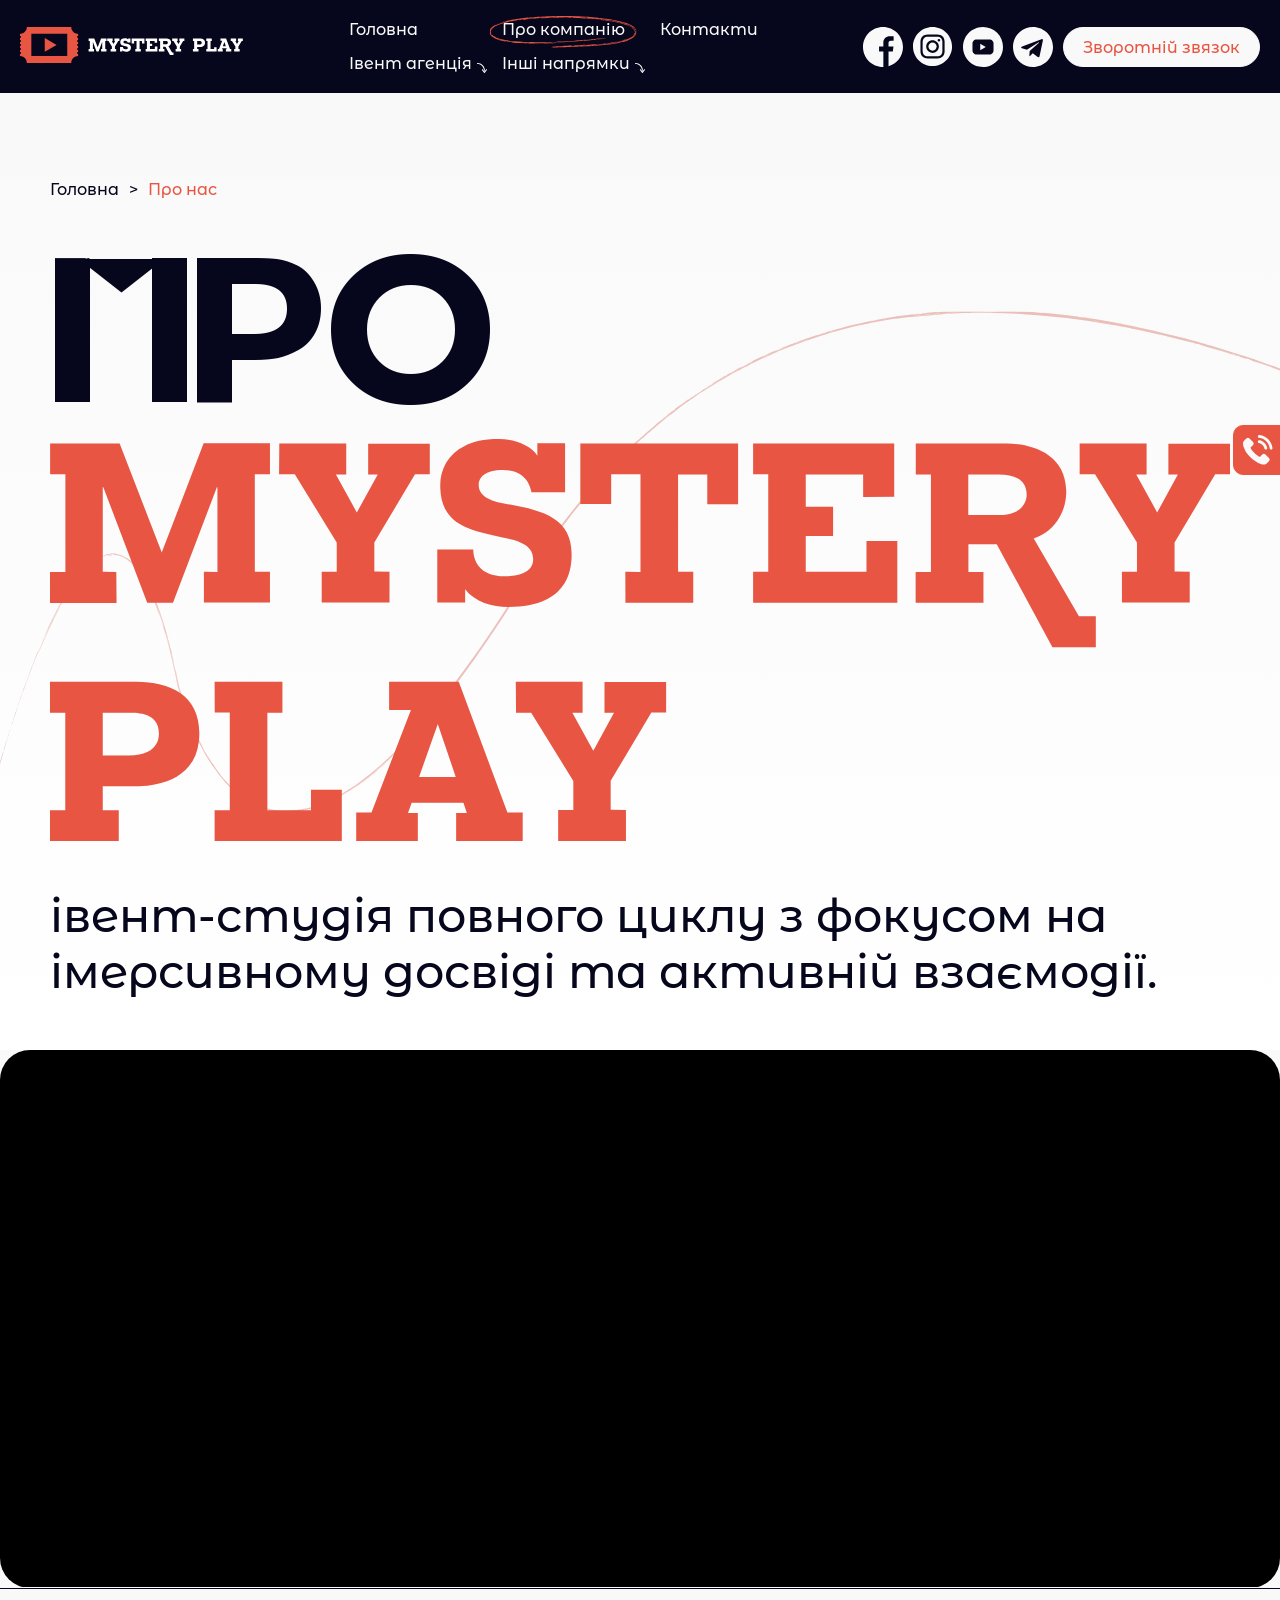
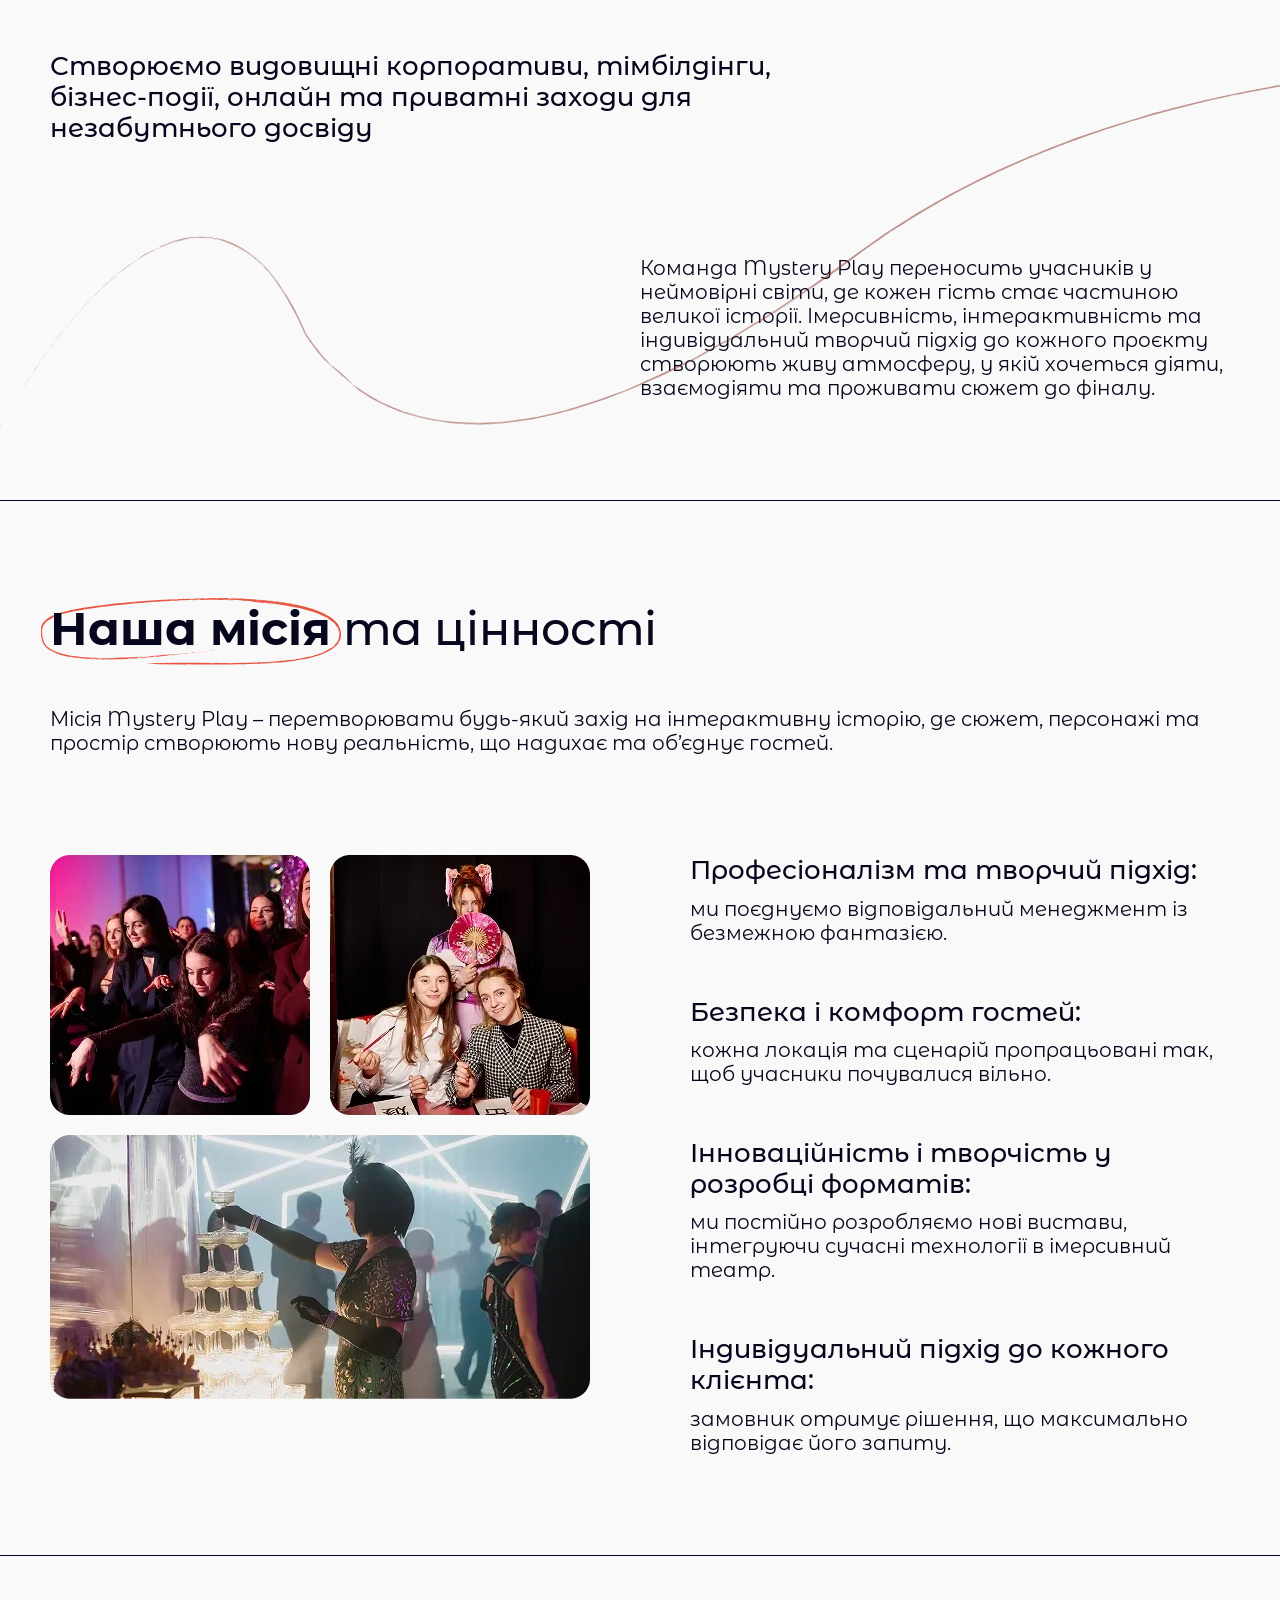
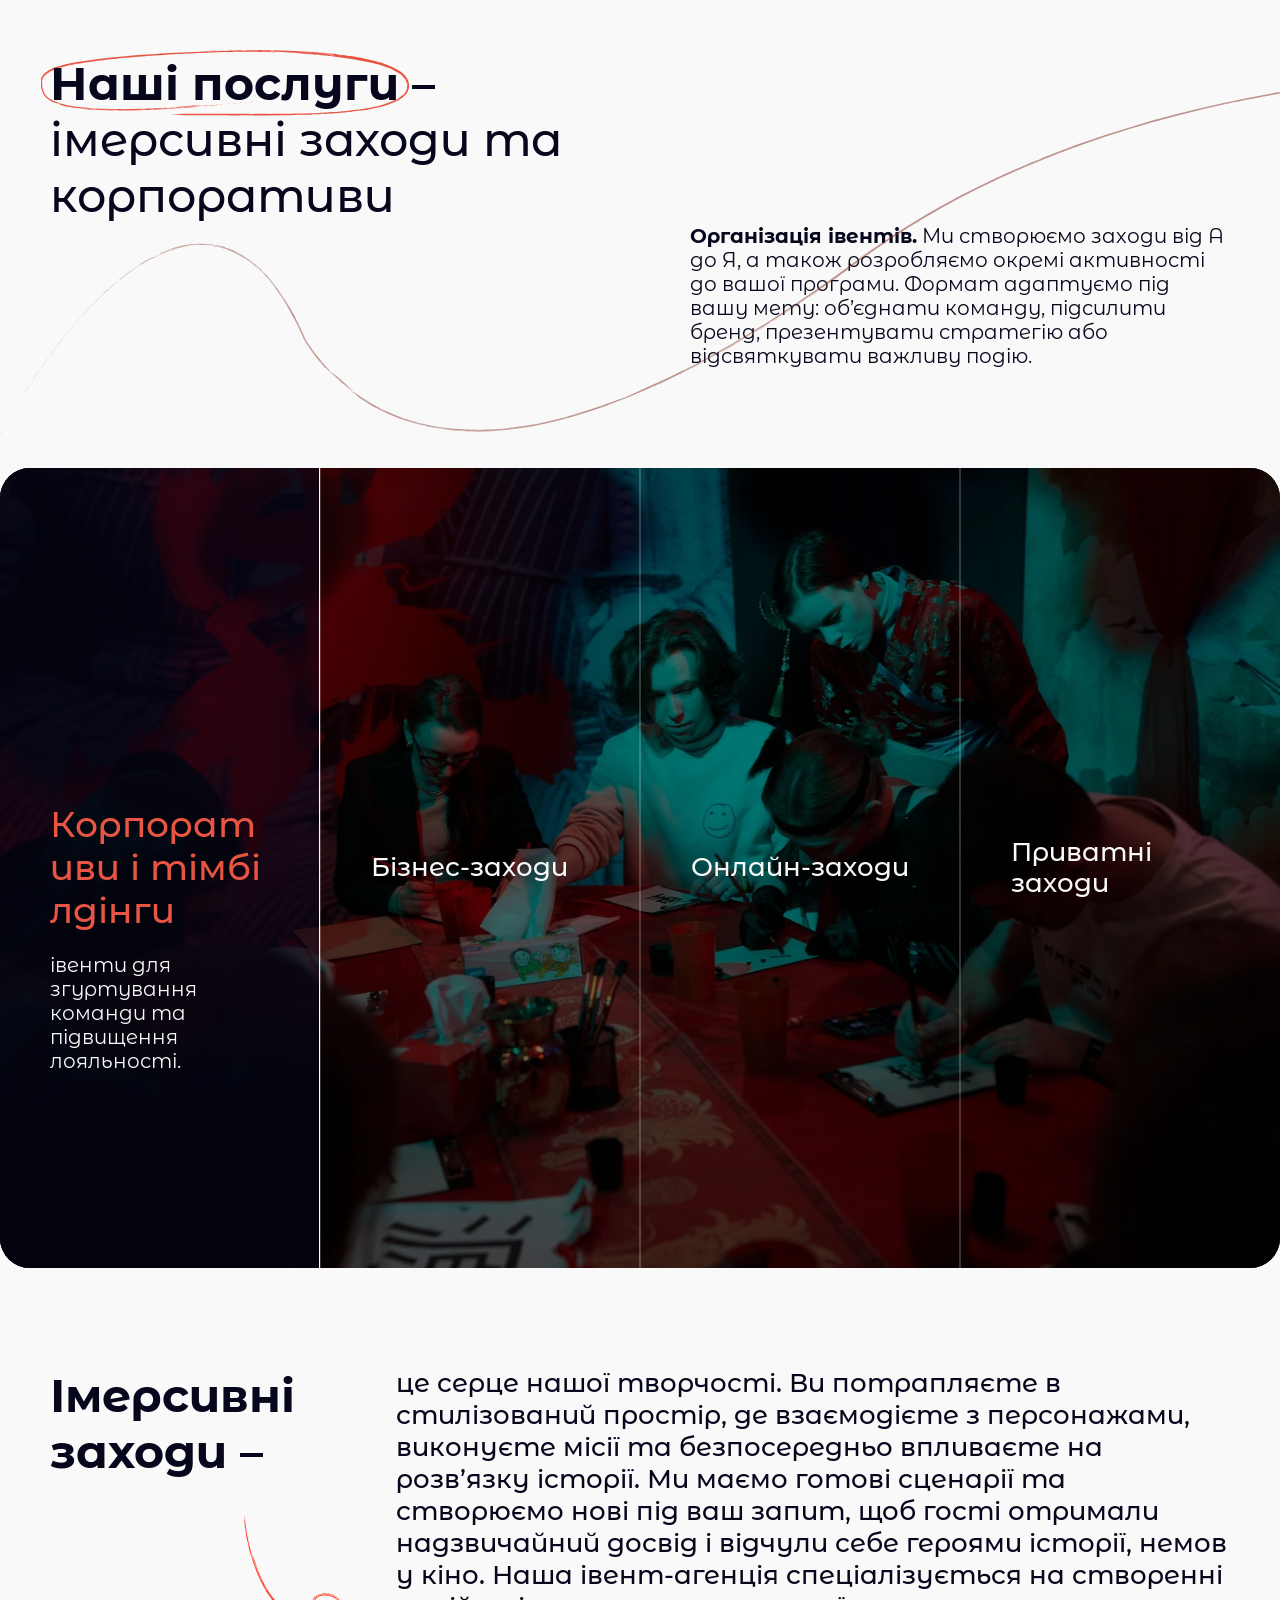
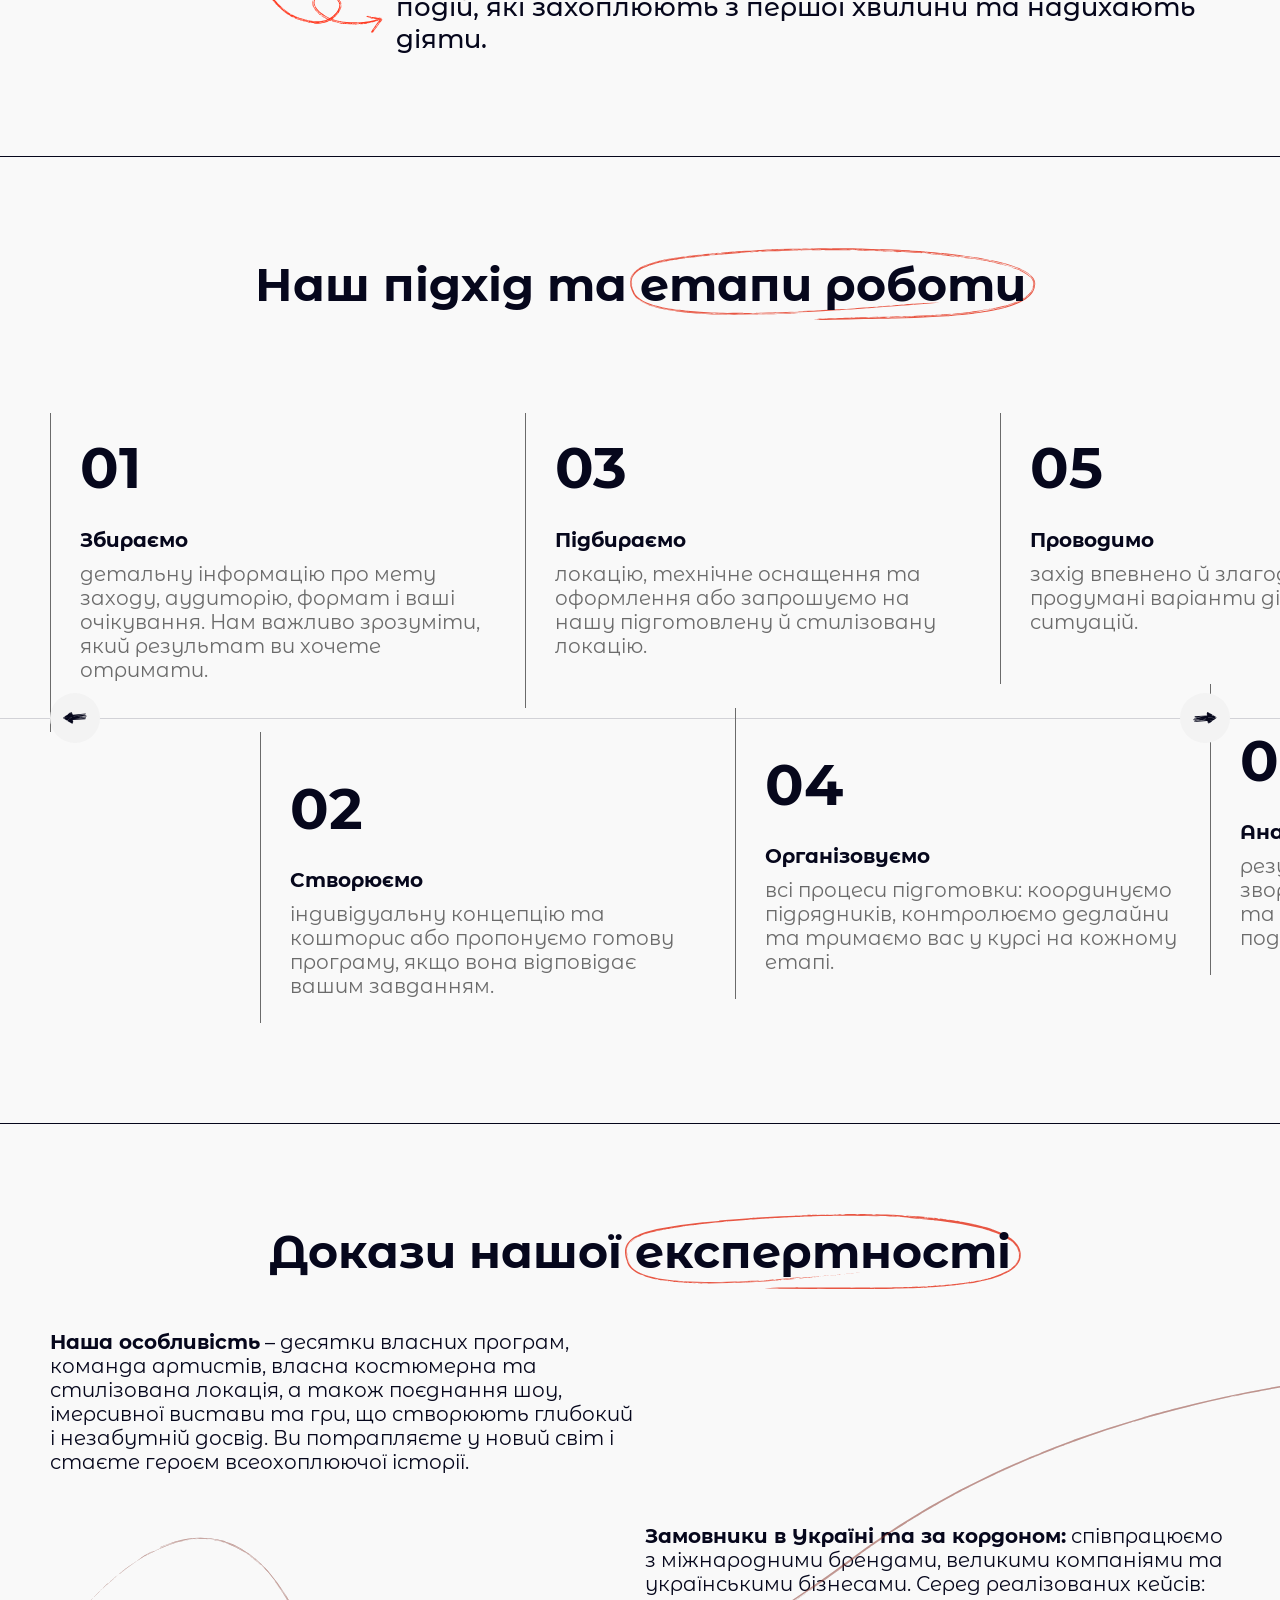
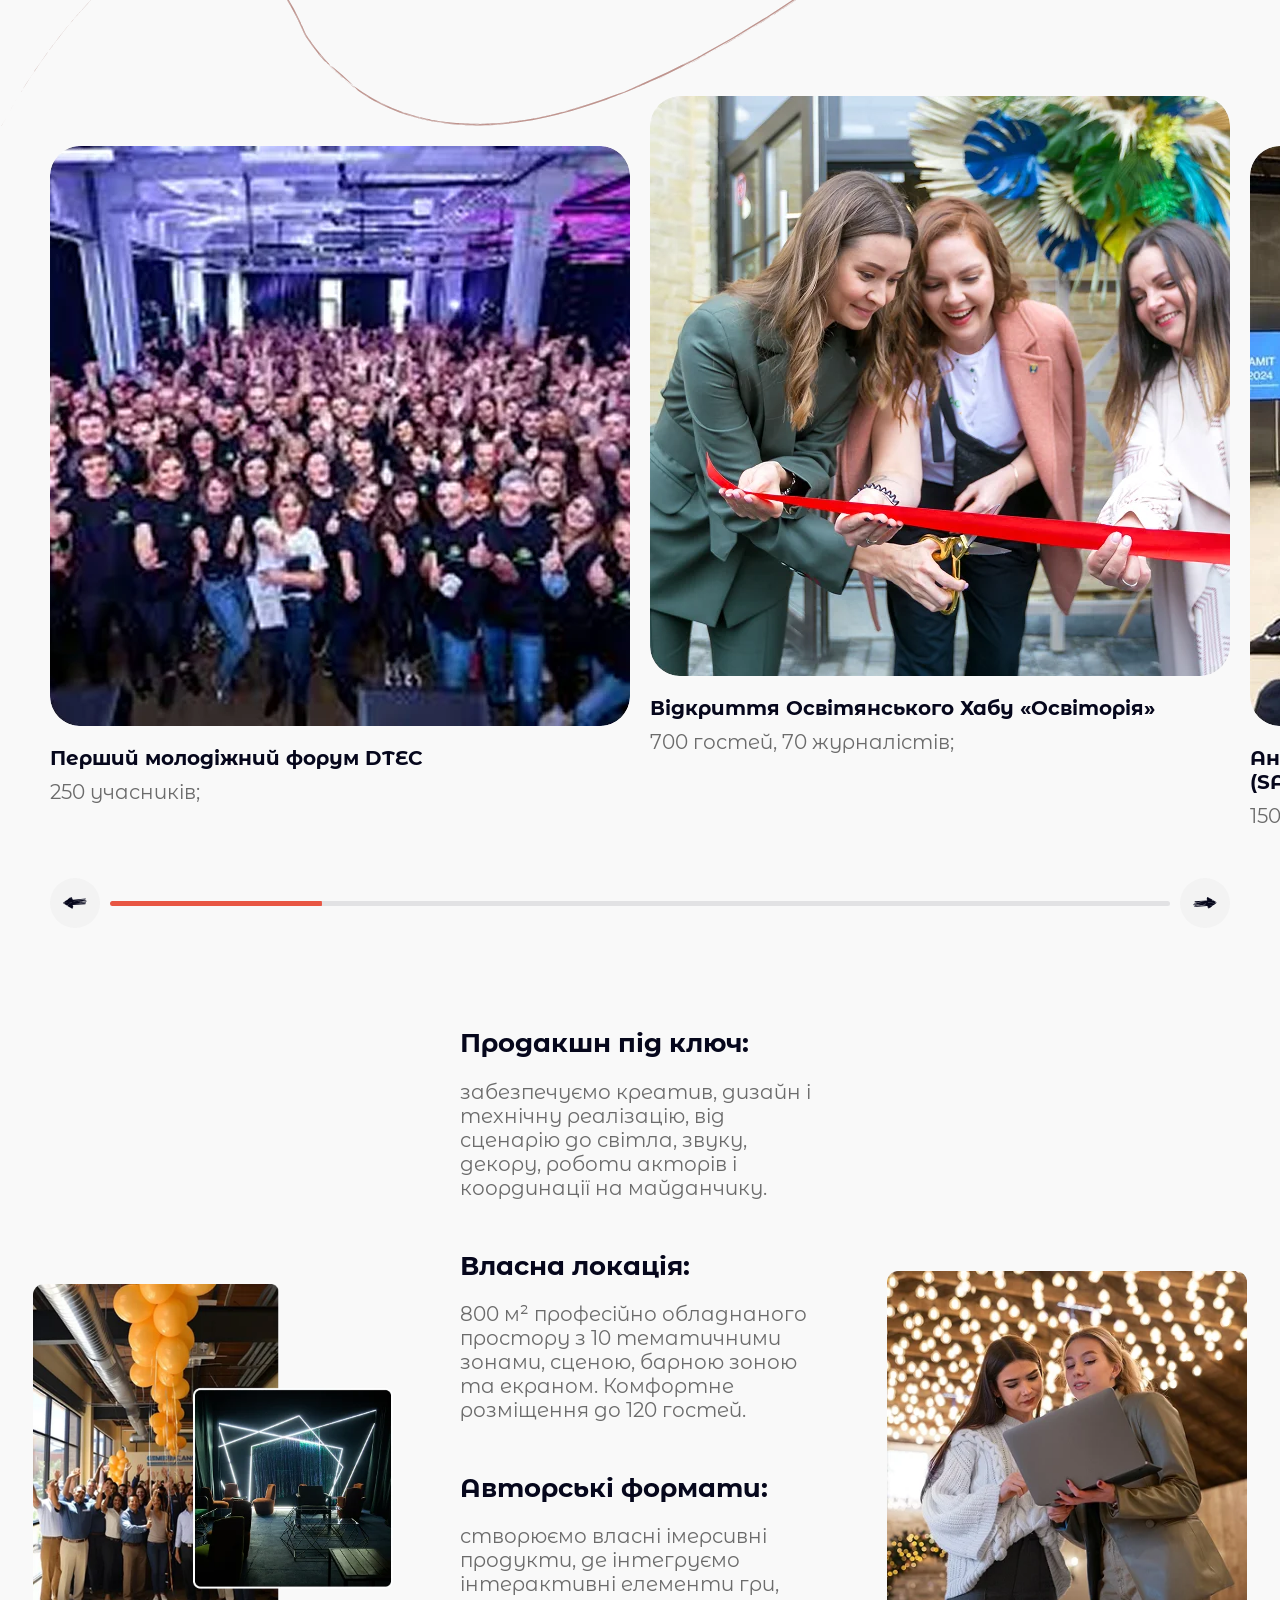
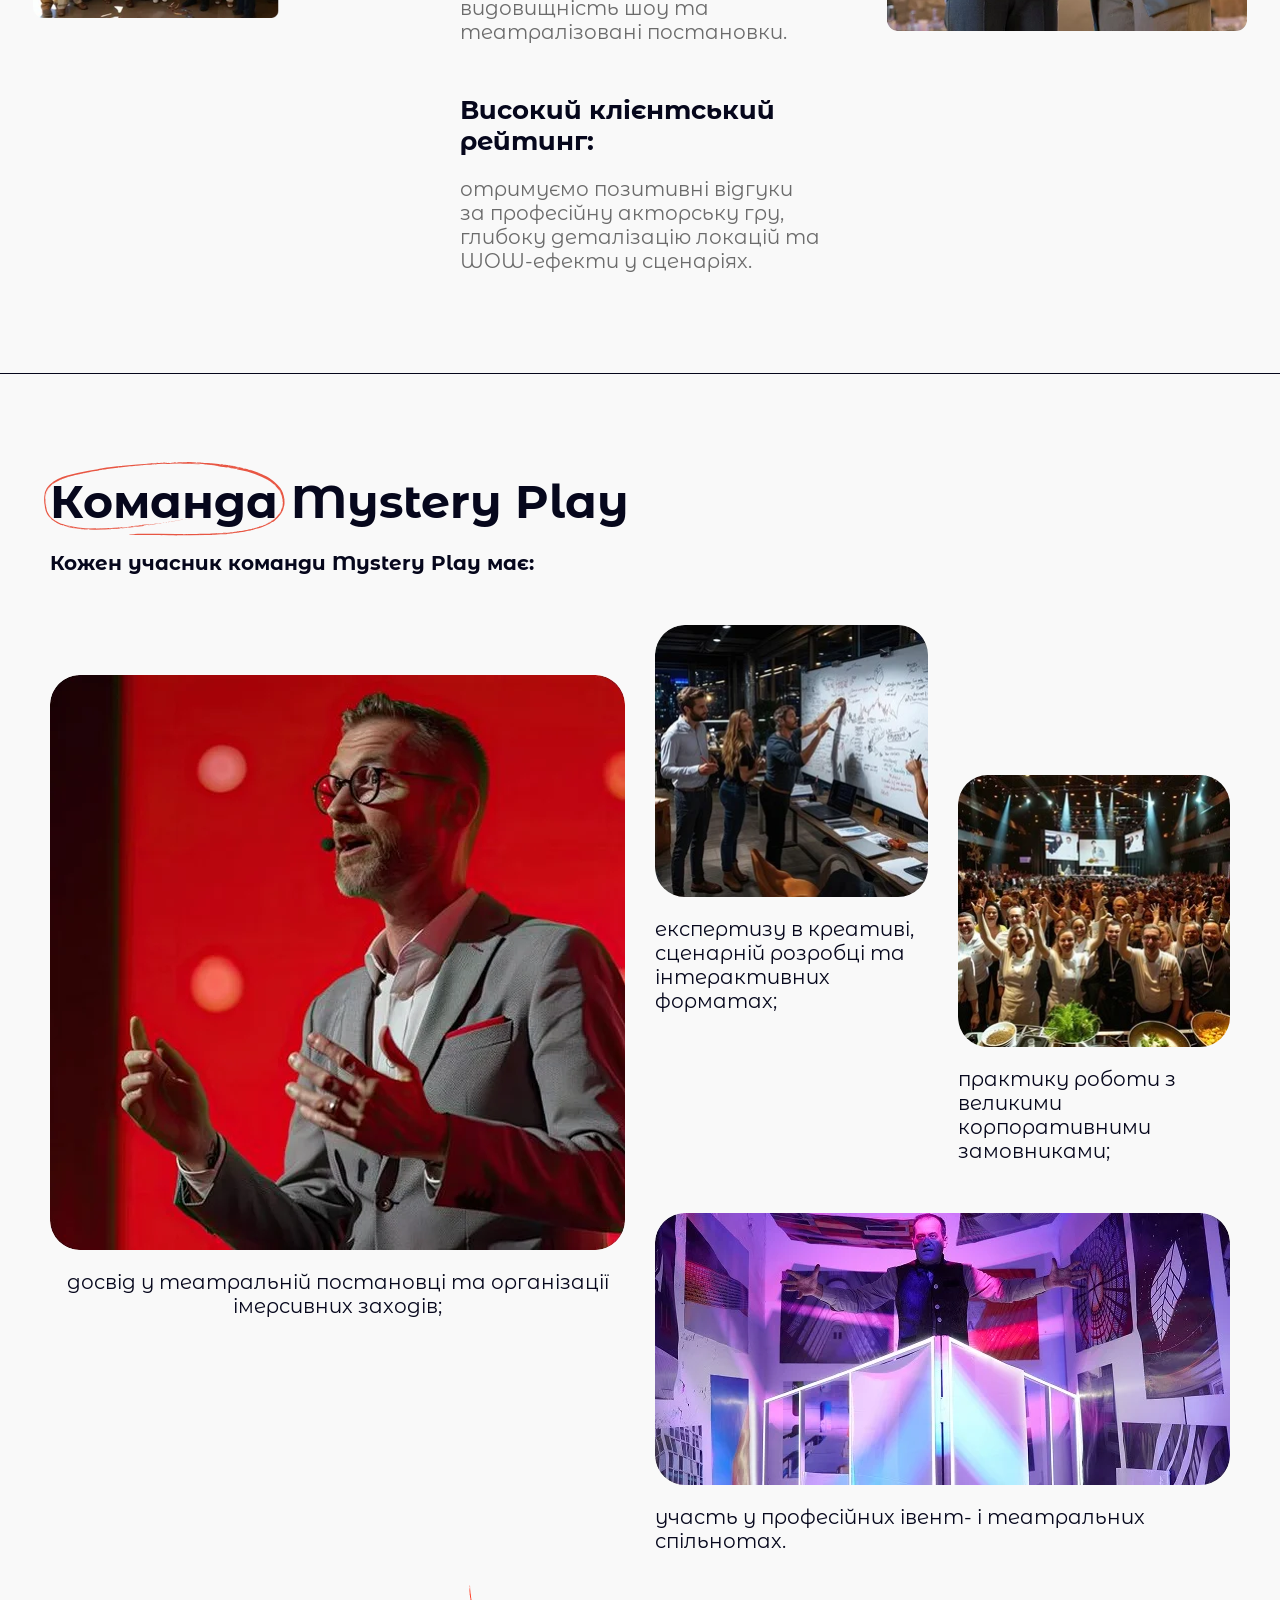
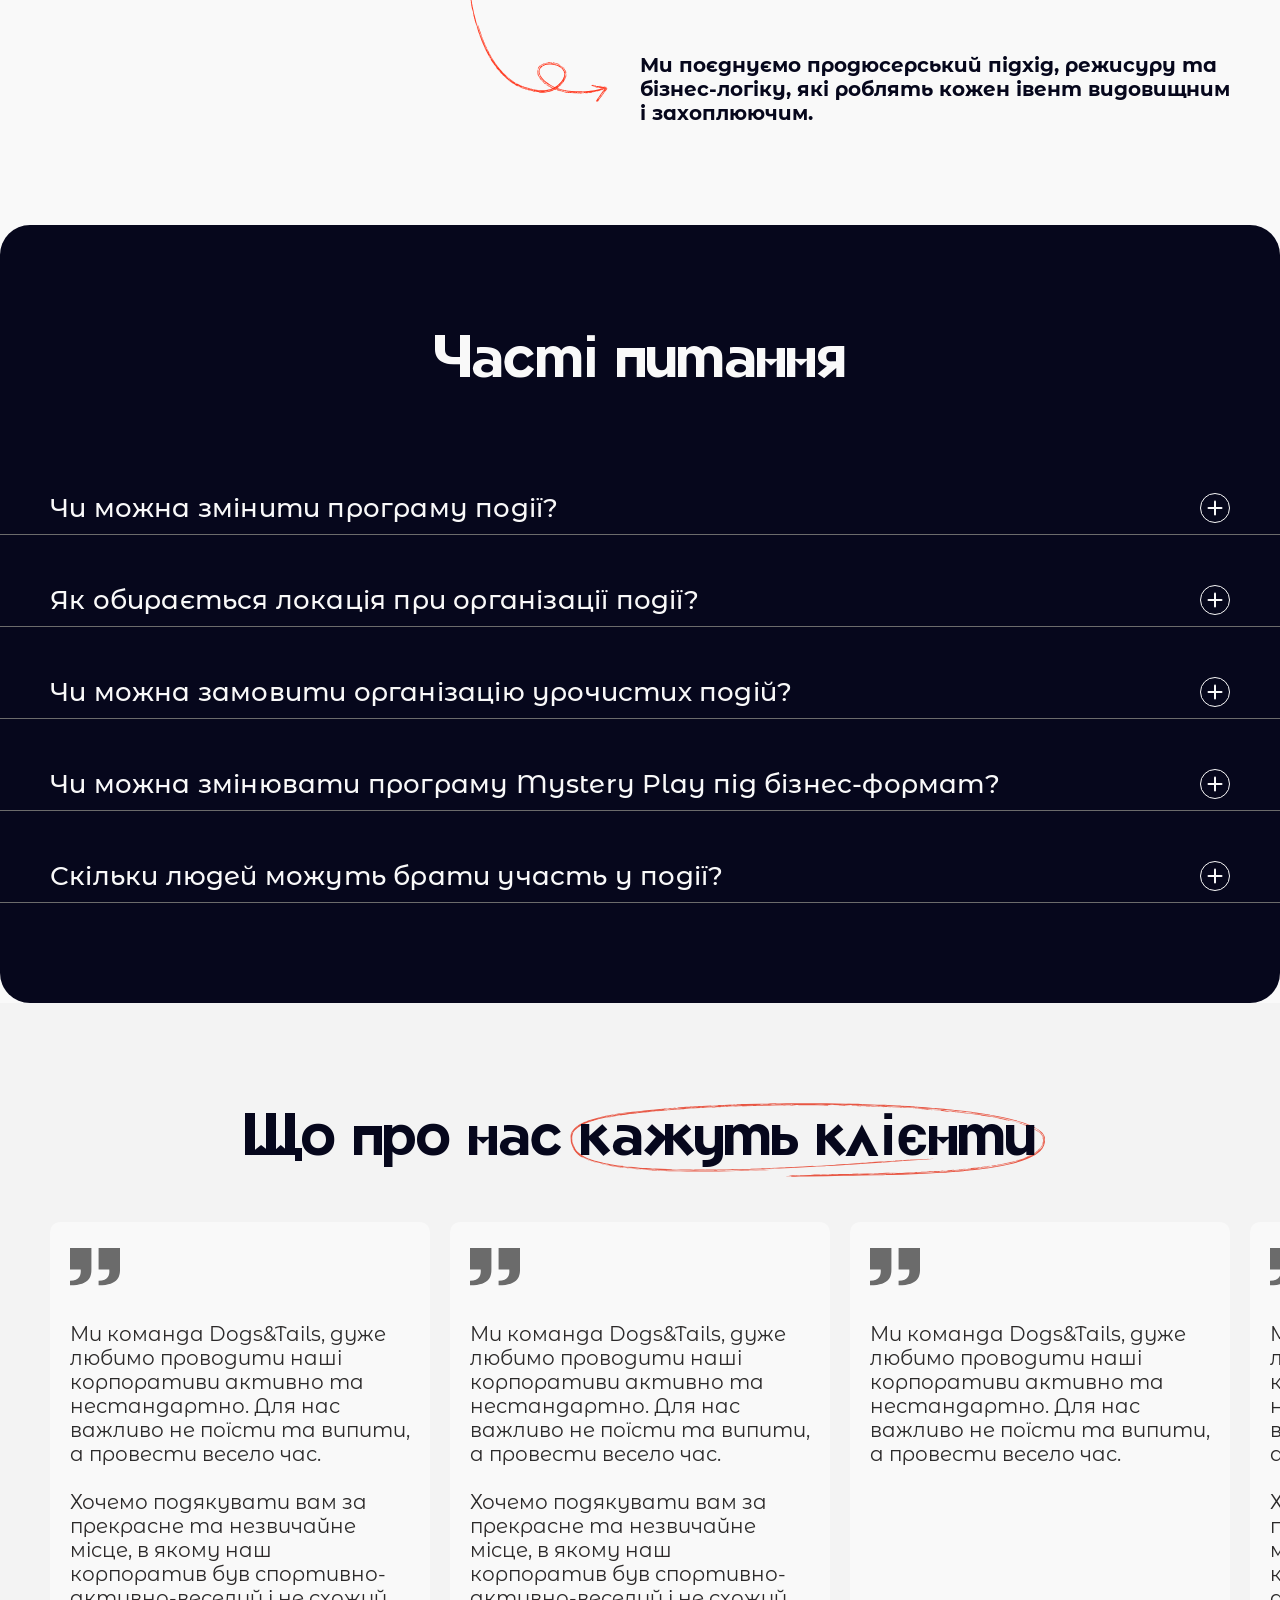
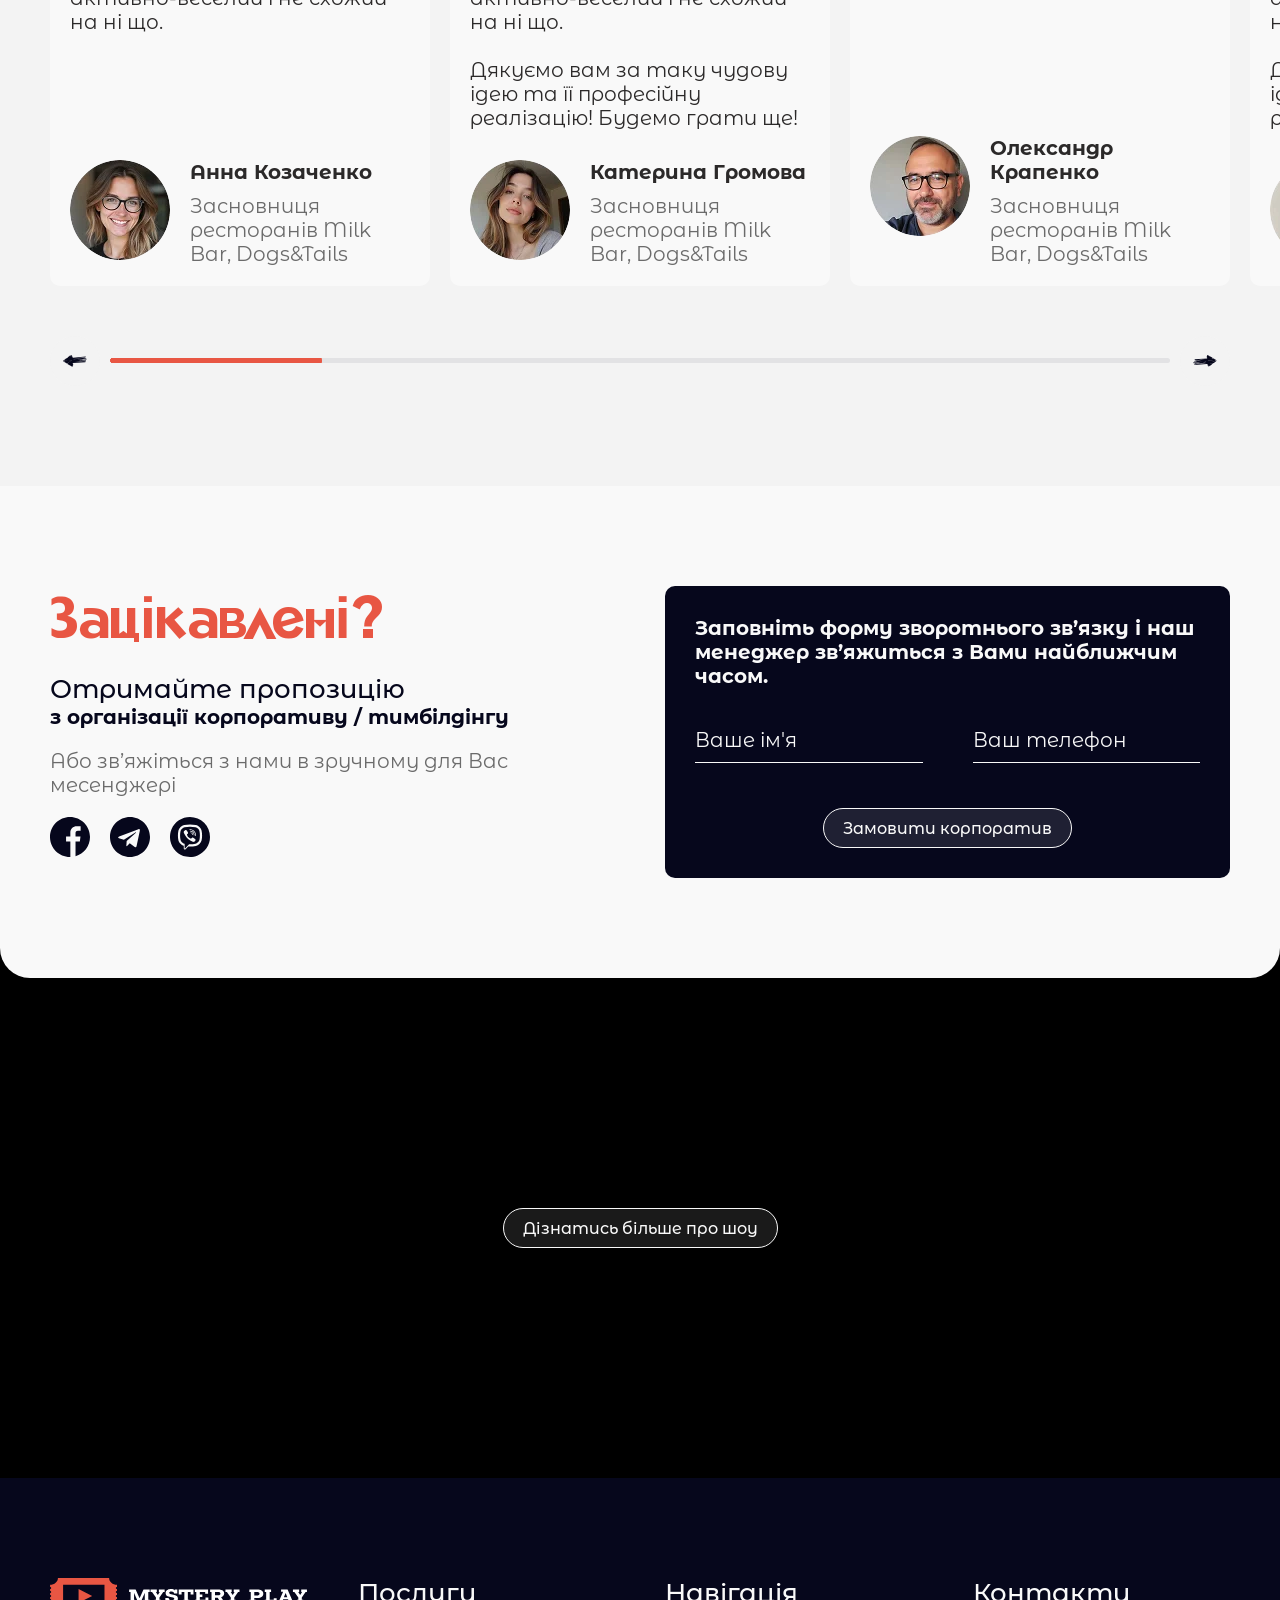
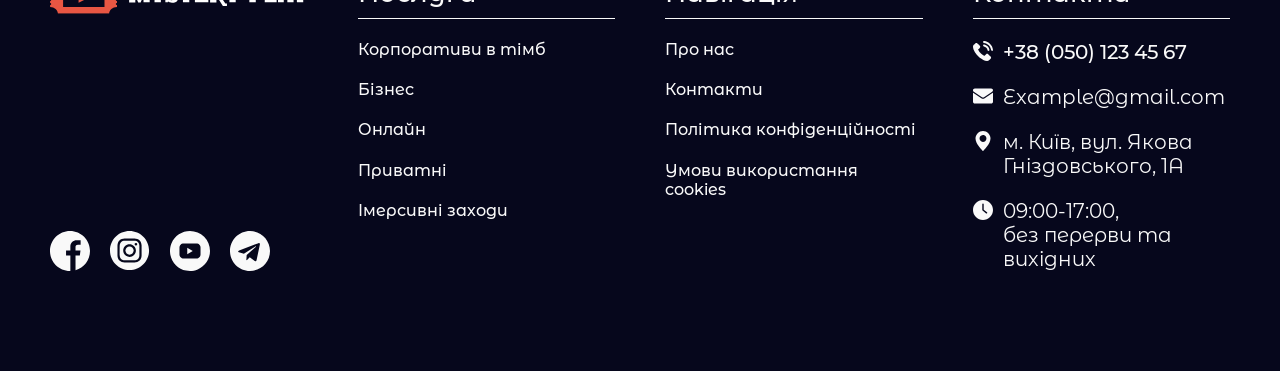
<file: about-us.html>
<!DOCTYPE html>
<html lang="en">

<head>
   <meta charset="UTF-8">
   <meta name="viewport" content="width=device-width, initial-scale=1.0">
   <title>MysteryPlay</title>

   <link rel="stylesheet" href="./css/style.css">

</head>

<body>
    
   <div class="wrapper">
      <div class="close-bg"></div>
      <div class="modal mobile-menu" id="mobile-menu-modal">
         <button class="mobile-menu-close modal__close-btn" data-close="mobile-menu-modal">
            <svg width="13" height="13" viewBox="0 0 13 13" fill="none" xmlns="http://www.w3.org/2000/svg">
              <path fill-rule="evenodd" clip-rule="evenodd" d="M0.244213 10.7327C0.0878461 10.889 0 11.1011 0 11.3223C0 11.5434 0.0878461 11.7555 0.244213 11.9118C0.400581 12.0682 0.61266 12.156 0.833797 12.156C1.05493 12.156 1.26701 12.0682 1.42338 11.9118L6.07755 7.256L10.7325 11.911C10.8897 12.0628 11.1002 12.1468 11.3187 12.1449C11.5372 12.143 11.7462 12.0554 11.9007 11.9009C12.0552 11.7463 12.1429 11.5373 12.1448 11.3188C12.1467 11.1003 12.0627 10.8898 11.9109 10.7327L7.25588 6.07767L11.9109 1.42267C12.0671 1.2663 12.1549 1.05427 12.1548 0.833207C12.1547 0.612149 12.0668 0.400175 11.9105 0.243919C11.7541 0.0876618 11.5421 -7.80857e-05 11.321 5.21452e-08C11.0999 7.819e-05 10.888 0.0879682 10.7317 0.244335L6.07755 4.89934L1.42255 0.244335C1.26538 0.092537 1.05488 0.00854172 0.836379 0.0104404C0.617882 0.0123391 0.408871 0.0999797 0.254364 0.254486C0.0998576 0.408993 0.012217 0.618004 0.0103184 0.836501C0.00841968 1.055 0.092415 1.2655 0.244213 1.42267L4.89921 6.07767L0.244213 10.7327Z" fill="#F9F9F9" />
            </svg>
         </button>
         <p class="mobile-menu__title">
            Меню:
         </p>
         <ul class="mobile-nav">
            <li class="mobile-nav__item">
               <a href="" class="mobile-nav__link">Головна</a>
            </li>
            <li class="mobile-nav__item" data-modal="megamenu-events">
               Івент агенція
               <svg width="16" height="16" viewBox="0 0 16 16" fill="none" xmlns="http://www.w3.org/2000/svg">
                 <path d="M10.6667 8C10.6667 8.2 10.6 8.33333 10.4667 8.46667L7.13333 11.8C6.86667 12.0667 6.46667 12.0667 6.2 11.8C5.93333 11.5333 5.93333 11.1333 6.2 10.8667L9.06667 8L6.2 5.13333C5.93333 4.86667 5.93333 4.46667 6.2 4.2C6.46667 3.93333 6.86667 3.93333 7.13333 4.2L10.4667 7.53333C10.6 7.66667 10.6667 7.8 10.6667 8Z" fill="#F9F9F9" />
               </svg>
            </li>
            <li class="mobile-nav__item mobile-nav__item--active">
               <a href="" class="mobile-nav__link">Про компанію</a>
            </li>
            <li class="mobile-nav__item">
               Інші напрямки
               <svg width="16" height="16" viewBox="0 0 16 16" fill="none" xmlns="http://www.w3.org/2000/svg">
                 <path d="M10.6667 8C10.6667 8.2 10.6 8.33333 10.4667 8.46667L7.13333 11.8C6.86667 12.0667 6.46667 12.0667 6.2 11.8C5.93333 11.5333 5.93333 11.1333 6.2 10.8667L9.06667 8L6.2 5.13333C5.93333 4.86667 5.93333 4.46667 6.2 4.2C6.46667 3.93333 6.86667 3.93333 7.13333 4.2L10.4667 7.53333C10.6 7.66667 10.6667 7.8 10.6667 8Z" fill="#F9F9F9" />
               </svg>
            </li>
            <li class="mobile-nav__item">
               <a href="" class="mobile-nav__link">Контакти</a>
            </li>
         </ul>
         <div class="mobile-contact">
            <a href="" class="button button--size-type2">Зворотній звязок</a>
            <div class="social">
               <a class="social__item" href="">
                  <svg width="40" height="40" viewBox="0 0 40 40" fill="none" xmlns="http://www.w3.org/2000/svg">
                    <path d="M40 20C40 8.95312 31.0469 0 20 0C8.95312 0 0 8.95312 0 20C0 31.0469 8.95312 40 20 40C20.1172 40 20.2344 40 20.3516 39.9922V24.4297H16.0547V19.4219H20.3516V15.7344C20.3516 11.4609 22.9609 9.13281 26.7734 9.13281C28.6016 9.13281 30.1719 9.26562 30.625 9.32812V13.7969H28C25.9297 13.7969 25.5234 14.7812 25.5234 16.2266V19.4141H30.4844L29.8359 24.4219H25.5234V39.2266C33.8828 36.8281 40 29.1328 40 20Z" fill="#F9F9F9" />
                  </svg>
               </a>
               <a class="social__item" href="">
                  <svg width="40" height="40" viewBox="0 0 40 40" fill="none" xmlns="http://www.w3.org/2000/svg">
                    <path d="M19.5312 23.6328C21.7965 23.6328 23.6328 21.7965 23.6328 19.5312C23.6328 17.266 21.7965 15.4297 19.5312 15.4297C17.266 15.4297 15.4297 17.266 15.4297 19.5312C15.4297 21.7965 17.266 23.6328 19.5312 23.6328Z" fill="#F9F9F9" />
                    <path d="M19.5312 0C8.74445 0 0 8.74445 0 19.5312C0 30.318 8.74445 39.0625 19.5312 39.0625C30.318 39.0625 39.0625 30.318 39.0625 19.5312C39.0625 8.74445 30.318 0 19.5312 0ZM31.5983 24.4953C31.5045 26.3522 30.9827 28.1833 29.6295 29.5221C28.2632 30.8737 26.4234 31.3773 24.5487 31.4701H14.5139C12.6389 31.3773 10.7994 30.874 9.43305 29.5221C8.07977 28.1833 7.55805 26.3522 7.4643 24.4953V14.5672C7.55805 12.7103 8.07984 10.8792 9.43305 9.54031C10.7994 8.18875 12.6391 7.68516 14.5139 7.59242H24.5486C26.4236 7.68516 28.2631 8.18852 29.6295 9.54031C30.9827 10.8792 31.5045 12.7103 31.5982 14.5672L31.5983 24.4953Z" fill="#F9F9F9" />
                    <path d="M24.4218 9.85496C21.9776 9.78793 17.0854 9.78793 14.6412 9.85496C13.3693 9.88988 11.9273 10.2065 11.021 11.1745C10.0793 12.1807 9.72347 13.3963 9.68737 14.7562C9.62394 17.1431 9.68737 24.3071 9.68737 24.3071C9.7287 25.6669 10.0793 26.8827 11.021 27.8889C11.9273 28.8571 13.3693 29.1735 14.6412 29.2084C17.0854 29.2754 21.9776 29.2754 24.4218 29.2084C25.6938 29.1735 27.1357 28.8568 28.042 27.8889C28.9837 26.8827 29.3396 25.6671 29.3757 24.3071V14.7562C29.3396 13.3963 28.9837 12.1807 28.042 11.1745C27.1354 10.2062 25.6935 9.88988 24.4218 9.85496ZM19.5312 25.8891C18.2738 25.8891 17.0447 25.5162 15.9992 24.8177C14.9537 24.1191 14.1389 23.1262 13.6577 21.9646C13.1765 20.8029 13.0506 19.5246 13.2959 18.2914C13.5412 17.0582 14.1467 15.9254 15.0358 15.0363C15.9249 14.1472 17.0577 13.5417 18.2909 13.2964C19.5241 13.0511 20.8024 13.177 21.9641 13.6582C23.1257 14.1394 24.1186 14.9542 24.8172 15.9997C25.5158 17.0452 25.8886 18.2743 25.8886 19.5317C25.8886 21.2178 25.2188 22.8348 24.0266 24.0271C22.8343 25.2193 21.2173 25.8891 19.5312 25.8891ZM25.9157 14.4865C25.6642 14.4865 25.4184 14.4118 25.2093 14.2721C25.0003 14.1323 24.8374 13.9337 24.7412 13.7014C24.645 13.4691 24.6199 13.2134 24.669 12.9668C24.718 12.7202 24.8392 12.4936 25.017 12.3159C25.1948 12.1381 25.4214 12.017 25.668 11.968C25.9147 11.9189 26.1703 11.9441 26.4026 12.0404C26.6349 12.1366 26.8335 12.2996 26.9732 12.5087C27.1129 12.7178 27.1875 12.9636 27.1875 13.215C27.1875 13.382 27.1546 13.5474 27.0906 13.7017C27.0267 13.856 26.933 13.9962 26.8149 14.1142C26.6968 14.2323 26.5566 14.3259 26.4023 14.3898C26.248 14.4537 26.0827 14.4866 25.9157 14.4865Z" fill="#F9F9F9" />
                  </svg>
               </a>
               <a class="social__item" href="">
                  <svg width="40" height="40" viewBox="0 0 40 40" fill="none" xmlns="http://www.w3.org/2000/svg">
                    <path d="M17.2266 23.2261L22.7739 20.0076L17.2266 16.7734V23.2261Z" fill="#F9F9F9" />
                    <path d="M20 0C16.0444 0 12.1776 1.17298 8.8886 3.37061C5.59962 5.56824 3.03617 8.69181 1.52242 12.3463C0.00866564 16.0009 -0.387401 20.0222 0.384303 23.9018C1.15601 27.7814 3.06082 31.3451 5.85787 34.1421C8.65492 36.9392 12.2186 38.844 16.0982 39.6157C19.9778 40.3874 23.9992 39.9913 27.6537 38.4776C31.3082 36.9638 34.4318 34.4004 36.6294 31.1114C38.827 27.8224 40 23.9556 40 20C40 14.6957 37.8929 9.60859 34.1421 5.85786C30.3914 2.10714 25.3043 0 20 0ZM30.5263 23.5395C30.5267 24.0626 30.4239 24.5806 30.224 25.064C30.0241 25.5473 29.7308 25.9866 29.3611 26.3566C28.9913 26.7266 28.5523 27.0201 28.069 27.2204C27.5858 27.4206 27.0678 27.5237 26.5447 27.5237H13.4553C12.9322 27.5237 12.4142 27.4206 11.931 27.2204C11.4477 27.0201 11.0087 26.7266 10.6389 26.3566C10.2692 25.9866 9.97596 25.5473 9.77602 25.064C9.57608 24.5806 9.47335 24.0626 9.47369 23.5395V16.4605C9.47335 15.9374 9.57608 15.4194 9.77602 14.936C9.97596 14.4527 10.2692 14.0134 10.6389 13.6434C11.0087 13.2734 11.4477 12.9799 11.931 12.7796C12.4142 12.5794 12.9322 12.4763 13.4553 12.4763H26.5447C27.0678 12.4763 27.5858 12.5794 28.069 12.7796C28.5523 12.9799 28.9913 13.2734 29.3611 13.6434C29.7308 14.0134 30.0241 14.4527 30.224 14.936C30.4239 15.4194 30.5267 15.9374 30.5263 16.4605V23.5395Z" fill="#F9F9F9" />
                  </svg>
               </a>
               <a class="social__item" href="">
                  <svg width="40" height="40" viewBox="0 0 40 40" fill="none" xmlns="http://www.w3.org/2000/svg">
                    <path d="M20 40C31.0483 40 40 31.0483 40 20C40 8.95167 31.0483 0 20 0C8.95167 0 0 8.95167 0 20C0 31.0483 8.95167 40 20 40ZM9.15167 19.5667L28.435 12.1317C29.33 11.8083 30.1117 12.35 29.8217 13.7033L29.8233 13.7017L26.54 29.17C26.2967 30.2667 25.645 30.5333 24.7333 30.0167L19.7333 26.3317L17.3217 28.655C17.055 28.9217 16.83 29.1467 16.3133 29.1467L16.6683 24.0583L25.935 15.6867C26.3383 15.3317 25.845 15.1317 25.3133 15.485L13.8617 22.695L8.925 21.155C7.85333 20.815 7.83 20.0833 9.15167 19.5667Z" fill="#F9F9F9" />
                  </svg>
               </a>
            </div>
            <ul class="mobile-contact-list">
               <li class="mobile-contact-list__item">
                  <svg width="19" height="19" viewBox="0 0 19 19" fill="none" xmlns="http://www.w3.org/2000/svg">
                    <path d="M0.521444 8.03162C0.186444 7.12501 -0.0499555 6.19901 0.0090445 5.21361C0.0484445 4.60281 0.285044 4.09061 0.738244 3.65701C1.21104 3.20381 1.68404 2.71101 2.15704 2.25801C2.76784 1.64721 3.55604 1.64721 4.16704 2.25801L5.30984 3.40081C5.68424 3.77521 6.05844 4.13001 6.41324 4.50441C7.06344 5.15461 7.06344 5.92301 6.41324 6.57341C5.96004 7.04621 5.48724 7.49941 5.01424 7.95281C4.89604 8.07081 4.87624 8.16941 4.93544 8.32701C5.25064 9.07581 5.68424 9.72621 6.19644 10.3568C7.20144 11.5982 8.36404 12.7016 9.72364 13.5688C10.0192 13.746 10.3344 13.8838 10.6496 14.0416C10.8074 14.1204 10.906 14.1006 11.0438 13.9628C11.497 13.4898 11.9698 13.0168 12.443 12.544C13.0538 11.9332 13.842 11.9332 14.453 12.544C15.2016 13.2928 15.97 14.0416 16.719 14.81C17.3494 15.4406 17.3494 16.2288 16.719 16.8594C16.2854 17.2928 15.8322 17.7066 15.438 18.1598C14.847 18.8102 14.118 19.0268 13.2706 18.9874C12.0488 18.9284 10.906 18.5146 9.82224 17.9826C7.39844 16.8002 5.30984 15.1646 3.57564 13.0956C2.27524 11.5784 1.21104 9.90361 0.521444 8.03162ZM18.9954 8.44701C18.546 4.00801 15.0236 0.473814 10.5902 0.00521417C10.055 -0.0513858 9.58564 0.359814 9.58564 0.898014V0.915214C9.58564 1.37621 9.93524 1.75921 10.3936 1.80761C13.9666 2.18421 16.8266 5.02821 17.2076 8.61341C17.2568 9.07541 17.6454 9.42621 18.11 9.42121C18.632 9.41541 19.048 8.96641 18.9954 8.44701ZM9.58564 4.29981V4.31241C9.58564 4.74201 9.88664 5.12381 10.3102 5.19641C11.1802 5.34541 11.9854 5.76121 12.6202 6.39601C13.255 7.03081 13.6708 7.83601 13.82 8.70601C13.8924 9.12961 14.2742 9.43061 14.704 9.43061H14.712C15.266 9.43061 15.6964 8.93221 15.5994 8.38661C15.1494 5.85301 13.1472 3.85001 10.6262 3.41161C10.0816 3.31681 9.58564 3.74721 9.58564 4.29981Z" fill="#F9F9F9" />
                  </svg>
                  +38 (050) 123 45 67
               </li>
               <li class="mobile-contact-list__item">
                  <svg width="20" height="15" viewBox="0 0 20 15" fill="none" xmlns="http://www.w3.org/2000/svg">
                    <path d="M11.6714 9.74281C11.1739 10.0745 10.5959 10.2499 10 10.2499C9.40414 10.2499 8.82617 10.0745 8.32859 9.74281L0.133164 4.27902C0.087922 4.24877 0.0435173 4.21729 0 4.18461L0 13.1376C0 14.1641 0.833008 14.9788 1.84113 14.9788H18.1588C19.1853 14.9788 20 14.1457 20 13.1376V4.18457C19.9564 4.21734 19.9119 4.24889 19.8665 4.27918L11.6714 9.74281Z" fill="#F9F9F9" />
                    <path d="M0.783204 3.30438L8.97863 8.7682C9.28887 8.97504 9.64441 9.07844 9.99996 9.07844C10.3555 9.07844 10.7111 8.975 11.0214 8.7682L19.2168 3.30438C19.7072 2.97762 20 2.43074 20 1.84051C20 0.825625 19.1743 0 18.1595 0H1.84051C0.825665 3.90625e-05 9.68791e-07 0.825664 9.68791e-07 1.84148C-0.000303273 2.13102 0.0710559 2.41613 0.207714 2.67138C0.344372 2.92663 0.54208 3.1441 0.783204 3.30438Z" fill="#F9F9F9" />
                  </svg>
                  Example@gmail.com
               </li>
               <li class="mobile-contact-list__item">
                  <svg width="15" height="20" viewBox="0 0 15 20" fill="none" xmlns="http://www.w3.org/2000/svg">
                    <path d="M7.5 0C5.51169 0.00264579 3.60557 0.793672 2.19962 2.19962C0.793672 3.60557 0.00264579 5.51169 0 7.5C0 12.8844 6.9875 19.6281 7.28437 19.9125C7.34212 19.9686 7.41947 20 7.5 20C7.58053 20 7.65788 19.9686 7.71562 19.9125C8.0125 19.6281 15 12.8844 15 7.5C14.9974 5.51169 14.2063 3.60557 12.8004 2.19962C11.3944 0.793672 9.48831 0.00264579 7.5 0ZM7.5 10.9375C6.82013 10.9375 6.15552 10.7359 5.59023 10.3582C5.02493 9.98046 4.58434 9.4436 4.32416 8.81547C4.06399 8.18735 3.99591 7.49619 4.12855 6.82938C4.26119 6.16257 4.58858 5.55006 5.06932 5.06932C5.55006 4.58858 6.16257 4.26119 6.82938 4.12855C7.49619 3.99591 8.18735 4.06399 8.81547 4.32416C9.4436 4.58434 9.98046 5.02493 10.3582 5.59023C10.7359 6.15552 10.9375 6.82013 10.9375 7.5C10.9369 8.4115 10.5746 9.28551 9.93004 9.93004C9.28551 10.5746 8.4115 10.9369 7.5 10.9375Z" fill="#F9F9F9" />
                  </svg>
                  м. Київ, вул. Якова Гніздовського, 1А
               </li>
               <li class="mobile-contact-list__item">
                  <svg width="20" height="20" viewBox="0 0 20 20" fill="none" xmlns="http://www.w3.org/2000/svg">
                    <path d="M10 20C15.5214 20 20 15.5214 20 10C20 4.47856 15.5214 0 10 0C4.47856 0 0 4.47856 0 10C0 15.5214 4.47856 20 10 20ZM9.28569 4.28572C9.28569 3.89285 9.60713 3.57142 10 3.57142C10.3929 3.57142 10.7143 3.89285 10.7143 4.28572V9.65715L14.0179 12.3C14.325 12.5464 14.375 12.9964 14.1286 13.3036C14.0619 13.3873 13.9771 13.4549 13.8807 13.5013C13.7842 13.5477 13.6785 13.5716 13.5714 13.5714C13.4143 13.5714 13.2571 13.5214 13.125 13.4143L9.55359 10.5572C9.38574 10.4214 9.28575 10.2179 9.28575 10V4.28572H9.28569Z" fill="#F9F9F9" />
                  </svg>
                  09:00-17:00,<br>
                  без перерви та вихідних
               </li>
            </ul>
         </div>
      </div>
      <div class="sub-nav modal" id="megamenu-events">
         <div class="sub-nav-title">
            <svg class="sub-nav-title__close" data-modal="mobile-menu-modal" width="16" height="16" viewBox="0 0 16 16" fill="none" xmlns="http://www.w3.org/2000/svg">
              <path d="M5.33333 8C5.33333 7.8 5.4 7.66667 5.53333 7.53333L8.86667 4.2C9.13333 3.93333 9.53333 3.93333 9.8 4.2C10.0667 4.46667 10.0667 4.86667 9.8 5.13333L6.93333 8L9.8 10.8667C10.0667 11.1333 10.0667 11.5333 9.8 11.8C9.53333 12.0667 9.13333 12.0667 8.86667 11.8L5.53333 8.46667C5.4 8.33333 5.33333 8.2 5.33333 8Z" fill="#F9F9F9" />
            </svg>
            <p class="sub-nav-title__text">
               Івент агенція
            </p>
         </div>
         <button class="mobile-menu-close modal__close-btn" data-close="megamenu-events">
            <svg width="13" height="13" viewBox="0 0 13 13" fill="none" xmlns="http://www.w3.org/2000/svg">
              <path fill-rule="evenodd" clip-rule="evenodd" d="M0.244213 10.7327C0.0878461 10.889 0 11.1011 0 11.3223C0 11.5434 0.0878461 11.7555 0.244213 11.9118C0.400581 12.0682 0.61266 12.156 0.833797 12.156C1.05493 12.156 1.26701 12.0682 1.42338 11.9118L6.07755 7.256L10.7325 11.911C10.8897 12.0628 11.1002 12.1468 11.3187 12.1449C11.5372 12.143 11.7462 12.0554 11.9007 11.9009C12.0552 11.7463 12.1429 11.5373 12.1448 11.3188C12.1467 11.1003 12.0627 10.8898 11.9109 10.7327L7.25588 6.07767L11.9109 1.42267C12.0671 1.2663 12.1549 1.05427 12.1548 0.833207C12.1547 0.612149 12.0668 0.400175 11.9105 0.243919C11.7541 0.0876618 11.5421 -7.80857e-05 11.321 5.21452e-08C11.0999 7.819e-05 10.888 0.0879682 10.7317 0.244335L6.07755 4.89934L1.42255 0.244335C1.26538 0.092537 1.05488 0.00854172 0.836379 0.0104404C0.617882 0.0123391 0.408871 0.0999797 0.254364 0.254486C0.0998576 0.408993 0.012217 0.618004 0.0103184 0.836501C0.00841968 1.055 0.092415 1.2655 0.244213 1.42267L4.89921 6.07767L0.244213 10.7327Z" fill="#F9F9F9" />
            </svg>
         </button>
         <a class="sub-nav-item" href="">
            <div class="sub-nav-item__img-container">
               <img src="./img/nav-img1.webp" alt="">
            </div>
            <p class="sub-nav-item__title">Корпоративи і тімбілдінги</p>
         </a>
         <a class="sub-nav-item" href="">
            <div class="sub-nav-item__img-container">
               <img src="./img/nav-img2.webp" alt="">
            </div>
            <p class="sub-nav-item__title">Бізнес заходи</p>
         </a>
         <a class="sub-nav-item" href="">
            <div class="sub-nav-item__img-container">
               <img src="./img/nav-img3.webp" alt="">
            </div>
            <p class="sub-nav-item__title">Онлайн заходи</p>
         </a>
         <a class="sub-nav-item" href="">
            <div class="sub-nav-item__img-container">
               <img src="./img/nav-img4.webp" alt="">
            </div>
            <p class="sub-nav-item__title">Приватні заходи</p>
         </a>
         <a class="sub-nav-item" href="">
            <div class="sub-nav-item__img-container">
               <img src="./img/nav-img5.webp" alt="">
            </div>
            <p class="sub-nav-item__title">Імерсивні заходи</p>
         </a>
      </div>
      <header class="header">
         <a href="#" class="header__logo">
            <svg width="223" height="36" viewBox="0 0 223 36" fill="none" xmlns="http://www.w3.org/2000/svg">
               <g clip-path="url(#clip0_4_88)">
                  <mask id="mask0_4_88" style="mask-type:luminance" maskUnits="userSpaceOnUse" x="0" y="0" width="223" height="36">
                     <path d="M0 0H222.9V35.92H0V0Z" fill="white" />
                  </mask>
                  <g mask="url(#mask0_4_88)">
                     <path d="M58.12 8.95V6.85C54.32 6.85 51.26 3.79 51.26 0H6.86C6.86 3.8 3.8 6.86 0 6.86V8.96C0.55 8.96 1 9.4 1 9.96C1 10.5 0.55 10.96 0 10.96V12.96C0.55 12.96 1 13.4 1 13.96C1 14.51 0.55 14.96 0 14.96V16.96C0.55 16.96 1 17.41 1 17.96C1 18.51 0.55 18.96 0 18.96V20.96C0.55 20.96 1 21.41 1 21.96C1 22.51 0.55 22.96 0 22.96V24.96C0.55 24.96 1 25.41 1 25.96C1 26.51 0.55 26.96 0 26.96V29.06C3.8 29.06 6.86 32.13 6.86 35.92H51.26C51.26 32.12 54.33 29.06 58.12 29.06V26.96C57.56 26.96 57.12 26.52 57.12 25.96C57.12 25.4 57.56 24.96 58.12 24.96V22.96C57.56 22.96 57.12 22.52 57.12 21.96C57.12 21.4 57.56 20.96 58.12 20.96V18.96C57.56 18.96 57.12 18.51 57.12 17.96C57.12 17.41 57.56 16.96 58.12 16.96V14.96C57.56 14.96 57.12 14.51 57.12 13.96C57.12 13.4 57.56 12.96 58.12 12.96V10.96C57.56 10.96 57.12 10.5 57.12 9.96C57.12 9.4 57.56 8.96 58.12 8.96M47.26 28.96H11.34V6.77H47.24V28.97L47.26 28.96ZM24.76 24.82V11.1L36.59 17.96L24.76 24.82Z" fill="#E85643" />
                  </g>
                  <mask id="mask1_4_88" style="mask-type:luminance" maskUnits="userSpaceOnUse" x="0" y="0" width="223" height="36">
                     <path d="M0 0H222.9V35.92H0V0Z" fill="white" />
                  </mask>
                  <g mask="url(#mask1_4_88)">
                     <path d="M81.0999 21.9096L82.1999 21.9296V15.0596H82.1499L78.5899 24.4296H76.4999L72.9399 15.0596H72.8899V21.9196L73.9899 21.9396L74.0099 24.4396H68.6099V21.9396H69.8599V13.9996H68.6199V11.4996H74.2599L77.6799 20.3596L81.0799 11.4896H86.4599V14.0096H85.2299V21.9096H86.4599V24.4096H81.0999V21.9096ZM87.2199 11.4996H92.6499V14.0196H91.8099L93.5099 17.0996L95.2099 14.0196H94.4299V11.5196H99.4299V13.9996H98.2299L94.9299 19.5296V21.8896L96.1599 21.9096V24.4096H90.6599V21.9096H91.8799V19.5396L88.4799 14.0096H87.1999L87.2199 11.4996ZM107.68 15.4796C107.58 14.7796 107.08 13.6496 105.38 13.6496C103.88 13.6496 103.4 14.2496 103.4 14.8896C103.4 15.9896 104.84 16.2896 105.94 16.4596C108.69 16.9596 110.94 17.6296 110.94 20.4796C110.94 21.5296 110.84 24.7796 105.8 24.7796C104.53 24.7796 103.07 24.3496 102.3 23.3296V24.3996H100.04V20.0996H102.96C102.96 20.8796 103.36 22.2796 105.52 22.2796C106.65 22.2796 107.82 21.9796 107.82 20.8996C107.82 19.4996 106.09 19.2996 104.54 18.9496C102.24 18.4496 100.28 17.7996 100.28 14.9196C100.28 13.5796 100.93 12.3396 102.26 11.6996C102.98 11.3496 103.76 11.1396 105.06 11.1396C106.19 11.1396 107.62 11.6196 108.16 12.4896V11.4896H110.41V15.4696H107.69L107.68 15.4796ZM115.3 21.9096L116.53 21.9296V13.9996H114.15V16.4196H111.65V11.4996H124.45V16.4396H121.95V14.0196H119.58V21.9196H120.81V24.4196H115.31L115.3 21.9096ZM134.6 15.8496V14.0196H129.94V16.6396H132.16V19.0196H129.94V21.9196H134.87V19.4196H137.37V24.4196H125.67V21.9196H126.9V13.9996H125.67V11.4996H137.12V15.8296L134.6 15.8496ZM152.17 11.4996H157.6V14.0196H156.76L158.46 17.0996L160.14 14.0196H159.37V11.5196H164.37V13.9996H163.17L159.87 19.5296V21.8896L161.1 21.9096V24.4096H155.6V21.9096H156.82V19.5396L153.42 14.0096H152.17V11.4996ZM172.92 11.4996H179.92C182.62 11.4996 185.04 12.5596 185.04 15.6796C185.04 19.5796 181.4 19.9796 179.84 19.9796H177.2V21.9196H178.5V24.4196H172.92V21.9196H174.16V14.0196H172.92V11.5196V11.4996ZM177.2 17.4696H179.36C180.83 17.4696 181.76 16.8696 181.76 15.6996C181.76 14.0196 180.04 14.0196 179.36 14.0196H177.2V17.4696ZM186.28 11.4996H191.78V14.0196H190.56V21.9196H194.1V20.2596H196.6V24.4196H186.28V21.9196H187.51V13.9996H186.29L186.28 11.4996ZM200.47 11.4996H206.09L210.04 22.0996H211.28V24.4196H205.88V22.1496H206.75L206.47 21.3196H202.27L201.97 22.1496H202.77V24.4196H197.77V22.0996H199.01L202.21 13.7796H200.44V11.4996H200.47ZM202.87 19.2196H205.85L204.39 14.9196L202.87 19.2196ZM210.72 11.4996H216.14V14.0196H215.31L217.01 17.0996L218.69 14.0196H217.92V11.5196H222.92V13.9996H221.72L218.42 19.5296V21.8896L219.66 21.9096V24.4096H214.16V21.9096H215.39V19.5396L211.97 14.0096H210.74L210.72 11.4996ZM152.1 25.4996L148.44 19.2196C150.42 18.5196 151.08 16.7496 151.08 15.4396C151.08 12.3396 148.28 11.5096 146.21 11.5096H138.87V14.0296H140.1V21.9296H138.86V24.4296H144.36V21.9296H143.14V19.6796H145.44L149.96 28.0296H153.48V25.5296H152.1V25.4996ZM143.13 17.2996V14.0196H145.6C146.93 14.0196 147.87 14.4396 147.87 15.6796C147.87 16.2796 147.43 17.2996 145.72 17.2996H143.12H143.13Z" fill="white" />
                  </g>
               </g>
               <defs>
                  <clipPath id="clip0_4_88">
                     <rect width="222.908" height="35.918" fill="white" />
                  </clipPath>
               </defs>
            </svg>
         </a>
         <ul class="nav">
            <li class="nav__item">
               <img class="nav__round" src="./img/round1.svg" alt="">
               <a href="" class="nav__link">Головна</a>
            </li>
            <li class="nav__item" data-modal="megamenu-events">
               <img class="nav__round" src="./img/round2.svg" alt="">
               Івент агенція 
               <svg width="10" height="10" viewBox="0 0 10 10" fill="none" xmlns="http://www.w3.org/2000/svg">
                 <path d="M6.89584 7.35541C6.88066 5.67371 6.20193 4.06605 5.00735 2.88227C3.81277 1.69849 2.19901 1.03439 0.51724 1.03449C0.38006 1.03449 0.248498 0.97999 0.151496 0.882989C0.0544948 0.785987 -2.86058e-08 0.654425 -2.26095e-08 0.517244C-1.66131e-08 0.380063 0.0544948 0.248501 0.151496 0.151499C0.248498 0.0544976 0.38006 2.7069e-06 0.517241 2.71289e-06C2.47421 -0.00179432 4.35235 0.770991 5.74136 2.14953C7.13037 3.52808 7.91734 5.40032 7.93034 7.35724L7.41379 8.04599L6.89584 7.35541ZM4.93103 7.03448L7 9.7931C7.04818 9.85734 7.11065 9.90948 7.18247 9.94539C7.2543 9.98131 7.33349 10 7.41379 10C7.49409 10 7.57329 9.98131 7.64511 9.94539C7.71693 9.90948 7.7794 9.85734 7.82758 9.7931L9.89655 7.03448C9.97886 6.92474 10.0142 6.78679 9.9948 6.65099C9.9754 6.51519 9.90285 6.39265 9.7931 6.31035C9.68336 6.22804 9.54541 6.1927 9.40961 6.2121C9.27381 6.2315 9.15127 6.30405 9.06896 6.41379L7.41379 8.62069L5.75862 6.41379C5.71786 6.35945 5.6668 6.31367 5.60836 6.27907C5.54991 6.24446 5.48522 6.2217 5.41798 6.2121C5.35073 6.20249 5.28226 6.20622 5.21646 6.22308C5.15066 6.23994 5.08882 6.26959 5.03448 6.31035C4.92474 6.39265 4.85218 6.51519 4.83278 6.65099C4.82318 6.71823 4.82691 6.78671 4.84377 6.85251C4.86063 6.91831 4.89028 6.98014 4.93103 7.03448Z" fill="white" />
               </svg>
            </li>
            <li class="nav__item nav__item--active">
               <img class="nav__round" src="./img/round3.svg" alt="">
               <a href="" class="nav__link">Про компанію</a>
            </li>
            <li class="nav__item">
               <img class="nav__round" src="./img/round4.svg" alt="">
               Інші напрямки
               <svg width="10" height="10" viewBox="0 0 10 10" fill="none" xmlns="http://www.w3.org/2000/svg">
                 <path d="M6.89584 7.35541C6.88066 5.67371 6.20193 4.06605 5.00735 2.88227C3.81277 1.69849 2.19901 1.03439 0.51724 1.03449C0.38006 1.03449 0.248498 0.97999 0.151496 0.882989C0.0544948 0.785987 -2.86058e-08 0.654425 -2.26095e-08 0.517244C-1.66131e-08 0.380063 0.0544948 0.248501 0.151496 0.151499C0.248498 0.0544976 0.38006 2.7069e-06 0.517241 2.71289e-06C2.47421 -0.00179432 4.35235 0.770991 5.74136 2.14953C7.13037 3.52808 7.91734 5.40032 7.93034 7.35724L7.41379 8.04599L6.89584 7.35541ZM4.93103 7.03448L7 9.7931C7.04818 9.85734 7.11065 9.90948 7.18247 9.94539C7.2543 9.98131 7.33349 10 7.41379 10C7.49409 10 7.57329 9.98131 7.64511 9.94539C7.71693 9.90948 7.7794 9.85734 7.82758 9.7931L9.89655 7.03448C9.97886 6.92474 10.0142 6.78679 9.9948 6.65099C9.9754 6.51519 9.90285 6.39265 9.7931 6.31035C9.68336 6.22804 9.54541 6.1927 9.40961 6.2121C9.27381 6.2315 9.15127 6.30405 9.06896 6.41379L7.41379 8.62069L5.75862 6.41379C5.71786 6.35945 5.6668 6.31367 5.60836 6.27907C5.54991 6.24446 5.48522 6.2217 5.41798 6.2121C5.35073 6.20249 5.28226 6.20622 5.21646 6.22308C5.15066 6.23994 5.08882 6.26959 5.03448 6.31035C4.92474 6.39265 4.85218 6.51519 4.83278 6.65099C4.82318 6.71823 4.82691 6.78671 4.84377 6.85251C4.86063 6.91831 4.89028 6.98014 4.93103 7.03448Z" fill="white" />
               </svg>
            </li>
            <li class="nav__item">
               <img class="nav__round" src="./img/round5.svg" alt="">
               <a href="" class="nav__link">Контакти</a>
            </li>
         </ul>
         <div class="header-contact">
            <div class="social">
               <a class="social__item" href="">
                  <svg width="40" height="40" viewBox="0 0 40 40" fill="none" xmlns="http://www.w3.org/2000/svg">
                    <path d="M40 20C40 8.95312 31.0469 0 20 0C8.95312 0 0 8.95312 0 20C0 31.0469 8.95312 40 20 40C20.1172 40 20.2344 40 20.3516 39.9922V24.4297H16.0547V19.4219H20.3516V15.7344C20.3516 11.4609 22.9609 9.13281 26.7734 9.13281C28.6016 9.13281 30.1719 9.26562 30.625 9.32812V13.7969H28C25.9297 13.7969 25.5234 14.7812 25.5234 16.2266V19.4141H30.4844L29.8359 24.4219H25.5234V39.2266C33.8828 36.8281 40 29.1328 40 20Z" fill="#F9F9F9" />
                  </svg>
               </a>
               <a class="social__item" href="">
                  <svg width="40" height="40" viewBox="0 0 40 40" fill="none" xmlns="http://www.w3.org/2000/svg">
                    <path d="M19.5312 23.6328C21.7965 23.6328 23.6328 21.7965 23.6328 19.5312C23.6328 17.266 21.7965 15.4297 19.5312 15.4297C17.266 15.4297 15.4297 17.266 15.4297 19.5312C15.4297 21.7965 17.266 23.6328 19.5312 23.6328Z" fill="#F9F9F9" />
                    <path d="M19.5312 0C8.74445 0 0 8.74445 0 19.5312C0 30.318 8.74445 39.0625 19.5312 39.0625C30.318 39.0625 39.0625 30.318 39.0625 19.5312C39.0625 8.74445 30.318 0 19.5312 0ZM31.5983 24.4953C31.5045 26.3522 30.9827 28.1833 29.6295 29.5221C28.2632 30.8737 26.4234 31.3773 24.5487 31.4701H14.5139C12.6389 31.3773 10.7994 30.874 9.43305 29.5221C8.07977 28.1833 7.55805 26.3522 7.4643 24.4953V14.5672C7.55805 12.7103 8.07984 10.8792 9.43305 9.54031C10.7994 8.18875 12.6391 7.68516 14.5139 7.59242H24.5486C26.4236 7.68516 28.2631 8.18852 29.6295 9.54031C30.9827 10.8792 31.5045 12.7103 31.5982 14.5672L31.5983 24.4953Z" fill="#F9F9F9" />
                    <path d="M24.4218 9.85496C21.9776 9.78793 17.0854 9.78793 14.6412 9.85496C13.3693 9.88988 11.9273 10.2065 11.021 11.1745C10.0793 12.1807 9.72347 13.3963 9.68737 14.7562C9.62394 17.1431 9.68737 24.3071 9.68737 24.3071C9.7287 25.6669 10.0793 26.8827 11.021 27.8889C11.9273 28.8571 13.3693 29.1735 14.6412 29.2084C17.0854 29.2754 21.9776 29.2754 24.4218 29.2084C25.6938 29.1735 27.1357 28.8568 28.042 27.8889C28.9837 26.8827 29.3396 25.6671 29.3757 24.3071V14.7562C29.3396 13.3963 28.9837 12.1807 28.042 11.1745C27.1354 10.2062 25.6935 9.88988 24.4218 9.85496ZM19.5312 25.8891C18.2738 25.8891 17.0447 25.5162 15.9992 24.8177C14.9537 24.1191 14.1389 23.1262 13.6577 21.9646C13.1765 20.8029 13.0506 19.5246 13.2959 18.2914C13.5412 17.0582 14.1467 15.9254 15.0358 15.0363C15.9249 14.1472 17.0577 13.5417 18.2909 13.2964C19.5241 13.0511 20.8024 13.177 21.9641 13.6582C23.1257 14.1394 24.1186 14.9542 24.8172 15.9997C25.5158 17.0452 25.8886 18.2743 25.8886 19.5317C25.8886 21.2178 25.2188 22.8348 24.0266 24.0271C22.8343 25.2193 21.2173 25.8891 19.5312 25.8891ZM25.9157 14.4865C25.6642 14.4865 25.4184 14.4118 25.2093 14.2721C25.0003 14.1323 24.8374 13.9337 24.7412 13.7014C24.645 13.4691 24.6199 13.2134 24.669 12.9668C24.718 12.7202 24.8392 12.4936 25.017 12.3159C25.1948 12.1381 25.4214 12.017 25.668 11.968C25.9147 11.9189 26.1703 11.9441 26.4026 12.0404C26.6349 12.1366 26.8335 12.2996 26.9732 12.5087C27.1129 12.7178 27.1875 12.9636 27.1875 13.215C27.1875 13.382 27.1546 13.5474 27.0906 13.7017C27.0267 13.856 26.933 13.9962 26.8149 14.1142C26.6968 14.2323 26.5566 14.3259 26.4023 14.3898C26.248 14.4537 26.0827 14.4866 25.9157 14.4865Z" fill="#F9F9F9" />
                  </svg>
               </a>
               <a class="social__item" href="">
                  <svg width="40" height="40" viewBox="0 0 40 40" fill="none" xmlns="http://www.w3.org/2000/svg">
                    <path d="M17.2266 23.2261L22.7739 20.0076L17.2266 16.7734V23.2261Z" fill="#F9F9F9" />
                    <path d="M20 0C16.0444 0 12.1776 1.17298 8.8886 3.37061C5.59962 5.56824 3.03617 8.69181 1.52242 12.3463C0.00866564 16.0009 -0.387401 20.0222 0.384303 23.9018C1.15601 27.7814 3.06082 31.3451 5.85787 34.1421C8.65492 36.9392 12.2186 38.844 16.0982 39.6157C19.9778 40.3874 23.9992 39.9913 27.6537 38.4776C31.3082 36.9638 34.4318 34.4004 36.6294 31.1114C38.827 27.8224 40 23.9556 40 20C40 14.6957 37.8929 9.60859 34.1421 5.85786C30.3914 2.10714 25.3043 0 20 0ZM30.5263 23.5395C30.5267 24.0626 30.4239 24.5806 30.224 25.064C30.0241 25.5473 29.7308 25.9866 29.3611 26.3566C28.9913 26.7266 28.5523 27.0201 28.069 27.2204C27.5858 27.4206 27.0678 27.5237 26.5447 27.5237H13.4553C12.9322 27.5237 12.4142 27.4206 11.931 27.2204C11.4477 27.0201 11.0087 26.7266 10.6389 26.3566C10.2692 25.9866 9.97596 25.5473 9.77602 25.064C9.57608 24.5806 9.47335 24.0626 9.47369 23.5395V16.4605C9.47335 15.9374 9.57608 15.4194 9.77602 14.936C9.97596 14.4527 10.2692 14.0134 10.6389 13.6434C11.0087 13.2734 11.4477 12.9799 11.931 12.7796C12.4142 12.5794 12.9322 12.4763 13.4553 12.4763H26.5447C27.0678 12.4763 27.5858 12.5794 28.069 12.7796C28.5523 12.9799 28.9913 13.2734 29.3611 13.6434C29.7308 14.0134 30.0241 14.4527 30.224 14.936C30.4239 15.4194 30.5267 15.9374 30.5263 16.4605V23.5395Z" fill="#F9F9F9" />
                  </svg>
               </a>
               <a class="social__item" href="">
                  <svg width="40" height="40" viewBox="0 0 40 40" fill="none" xmlns="http://www.w3.org/2000/svg">
                    <path d="M20 40C31.0483 40 40 31.0483 40 20C40 8.95167 31.0483 0 20 0C8.95167 0 0 8.95167 0 20C0 31.0483 8.95167 40 20 40ZM9.15167 19.5667L28.435 12.1317C29.33 11.8083 30.1117 12.35 29.8217 13.7033L29.8233 13.7017L26.54 29.17C26.2967 30.2667 25.645 30.5333 24.7333 30.0167L19.7333 26.3317L17.3217 28.655C17.055 28.9217 16.83 29.1467 16.3133 29.1467L16.6683 24.0583L25.935 15.6867C26.3383 15.3317 25.845 15.1317 25.3133 15.485L13.8617 22.695L8.925 21.155C7.85333 20.815 7.83 20.0833 9.15167 19.5667Z" fill="#F9F9F9" />
                  </svg>
               </a>
            </div>
            <a href="" class="button">Зворотній звязок</a>
         </div>
         <div class="mobile-trigger" data-modal="mobile-menu-modal">
            <svg width="40" height="40" viewBox="0 0 40 40" fill="none" xmlns="http://www.w3.org/2000/svg">
              <path d="M1.66675 8.33333C1.66675 7.44928 2.01794 6.60143 2.64306 5.97631C3.26818 5.35119 4.11603 5 5.00008 5H35.0001C35.8841 5 36.732 5.35119 37.3571 5.97631C37.9822 6.60143 38.3334 7.44928 38.3334 8.33333C38.3334 9.21739 37.9822 10.0652 37.3571 10.6904C36.732 11.3155 35.8841 11.6667 35.0001 11.6667H5.00008C4.11603 11.6667 3.26818 11.3155 2.64306 10.6904C2.01794 10.0652 1.66675 9.21739 1.66675 8.33333ZM1.66675 20C1.66675 19.1159 2.01794 18.2681 2.64306 17.643C3.26818 17.0179 4.11603 16.6667 5.00008 16.6667H35.0001C35.8841 16.6667 36.732 17.0179 37.3571 17.643C37.9822 18.2681 38.3334 19.1159 38.3334 20C38.3334 20.8841 37.9822 21.7319 37.3571 22.357C36.732 22.9821 35.8841 23.3333 35.0001 23.3333H5.00008C4.11603 23.3333 3.26818 22.9821 2.64306 22.357C2.01794 21.7319 1.66675 20.8841 1.66675 20ZM5.00008 28.3333C4.11603 28.3333 3.26818 28.6845 2.64306 29.3096C2.01794 29.9348 1.66675 30.7826 1.66675 31.6667C1.66675 32.5507 2.01794 33.3986 2.64306 34.0237C3.26818 34.6488 4.11603 35 5.00008 35H35.0001C35.8841 35 36.732 34.6488 37.3571 34.0237C37.9822 33.3986 38.3334 32.5507 38.3334 31.6667C38.3334 30.7826 37.9822 29.9348 37.3571 29.3096C36.732 28.6845 35.8841 28.3333 35.0001 28.3333H5.00008Z" fill="white" />
            </svg>
         </div>
      </header>
      <main class="main">
         <section class="about-us-hero-section section section--padding-type2">
            <div class="container">
               <div class="about-us-animate-line about-us-animate-line--hero">
                  <svg class="about-us-animate-line__start" xmlns="http://www.w3.org/2000/svg" width="1920" height="507" fill="none">
                    <mask id="a" width="1950" height="509" x="-15" y="-2" maskUnits="userSpaceOnUse" style="mask-type:alpha">
                      <path fill="#6b6b6b" d="M386.7 451c4.4-4.1 2.2-2 1.4-1.2l-6.8 6.2c-1.9 1.6-.1 0-1.3 1l-6.6 5.7-.5.4-.9.6c3-2.2 13.5-11.5 14.7-12.7m-19 16.2 2.8-2.2zh-.2L363 471zm-25 17q-.7.6-3 1.7l.3-.1zM938.4.2A630 630 0 0 1 1043 1.5l-3.7-.3-6.4-.5 8.1.7c3 .3 1.1 0 3.2.2l8 .8-7.2-.8 7.6.7-5-.6c-1.1 0 .7.2-1.8 0l-5.1-.7 8.4.8a748 748 0 0 1 72.5 10.5h-.3l-.6-.2-1.1-.2-1.4-.2 1 .1 2.1.4 2 .5 10.2 2 .5.2h.5l6.5 1.5 5 1 1 .3 7 1.6 1.7.4 28.6 7.1 1.3.3 2 .6-3-.9h-.2l4.5 1.3q.7 0 1.5.4h.4l.7.2a40 40 0 0 1 6.9 1.9l2.2.6 3.8 1 1.4.5 2.4.7 5.7 1.7 20.4 6.4 2 .6-1.7-.6-1.3-.4 4.3 1.3c-.3 0-.7-.2 0 0l3 1 .3.1.4.2 2.8.8 7.9 2.6 1.6.5 1.2.5 1.9.6 6.2 2.2-2.7-1-3.9-1.2 1.9.6 2.1.8h.2l1.6.6h.1l5.5 2 4.3 1.5.4.1 1 .4 2.4.8-2.2-.8-.6-.3-1-.4 5 1.8-1-.2h-.2.1l5.2 1.8.6.2.2.1 1.4.5 3 1.1h-.1l13.8 5.2h.2l.5.3 2.6 1 2.5 1 10.7 4 .5.3 1.2.4.6.3A1490 1490 0 0 1 1365 91l.3.2 1.6.6 9.9 4.2 7.2 3.1 1.7.8.6.3 11 4.7-2.6-1 1.9.8-.4-.1 5.9 2.4 1.2.5 2.8 1.1 1 .4.6.2 1.6.6 4 1.6 2.8 1 1.9.7 8.2 2.8h-.5l3.8 1.3 1 .3.5.2 7.3 2.5 1.8.6h-.2l1.4.5 11.6 3.7.5.3h.2l2.3.6 17.4 5.4 1.4.4h.4q1.3.5 5.6 1.6h-.5l1 .4 9.3 2.4 4 1.3 10.3 2.7 1.1.2-3.3-.9 3.3.6 6.1 1.7c10.1 2.4 20 4.8 16.4 3.7l18.8 4 4 1 24.6 4.4c12.2 2.2 6.5 1 15 2.3l20 3a1042 1042 0 0 0 106.4 9c5.6 0 15.5.4 16.2.1a1097 1097 0 0 0 36.8.2h-3a1066 1066 0 0 0 37.5-1l1.3-.2a1015 1015 0 0 0 32.7-2c6.9-.7 21.8-2.3 25.4-2.5q12.8-1.5 26-3.4l-1.3.3 2.2-.3 1.9-.5h2l5.2-.8h-.2q11.9-1.8 21.4-3.8l1.5-.3 11.1-2.3h.4l-6.5 1.8-1.2.3a324 324 0 0 1-19.2 4l3.3-.5-2.3.4 1.7-.2h-.4l-12.3 2.3-7.3 1-8.8 1.3-1.3.1c-.4.2-3.5.5-6.9 1-1.6.2-6.2.8-2.1.2h-1.2c-4.2.7-6.2 1-11.3 1.4l-5.8.6c-2.8.4-6.5.6-8.6.8s.7 0-2 .3l-5.4.4h-1.7a925 925 0 0 1-127.8 2.4c-8.7-.6 9.8.2-2.7-.4a931 931 0 0 1-48-3c-7-.7-1.3-.2-5.5-.7l-12-1-18.6-2.2-7.5-1c-3-.3-2.3-.3-4.1-.6-1.9-.3-.3 0-2.3-.2-1-.1-7.4-1-8.7-1.3h.6l-1.6-.3c-1.4-.1-1.6 0-6.5-.8a792 792 0 0 1-31.2-5.4c-.5-.1-.2-.2-3-.7l-5.2-1c-.8 0-1-.2-2.6-.5s-3.8-.6-4.8-1h-.4c-2.8-.5-7.4-1.6-6.6-1.3l-8.5-1.9-1.5-.5 4.7 1-12.6-2.8-5.8-1.3-3.5-.8-5-1.3 5.6 1.5-8.8-2.2c-.5-.2 1.8.4.7 0-1.1-.2-5.6-1.4-4.7-1-2-.8-1.8-.6-6.2-1.7l-7-2c-.8-.2.5.3-3-.8-2.5-.7.1 0-2.7-1 1.3.6-3.1-.6-5.7-1.4-4.7-1.3-4-1.2-5.4-1.7-2.6-.8-5-1.4-6.4-2l2.2.7-5-1.6.3.2-6.3-2h-.3c-2.7-1-3.5-1.2-5.5-1.8 0-.2-3.5-1.2-6.2-2.2q-1.2-.5-1.2-.3l-13.1-4.7-7.8-2.8-3.6-1.4 1.6.7c-4-1.4-3-1.2-6.3-2.5-1.5-.5-.6 0-3.3-1.2q-2.2-1-3-1.2c-2.3-.8-.9-.4-2.4-1l-3.5-1.3c-2.8-1.2-6.5-3-6.8-2.8l-2.3-1-9.4-4a91 91 0 0 1-8.7-4.2l-5-2-6.2-2.8-.6-.2c-1.3-.5-5.5-2.3-6.8-3h-.1l-1.7-.6-2.4-1-3-1.3-1.1-.5-6.5-2.5-2.7-1.2-1.5-.6A1715 1715 0 0 0 1294 64c-6.1-2.3-11.1-4-6.4-2.6-5-1.9-3-1-3.9-1.3-.4 0-1.7-.6-2-.7-.9-.3 1.2.5.5.3l-18.7-6.6a1140 1140 0 0 0-57.8-18.1l-7-2.3 3 .9 4.9 1.3-6.7-2c-2.4-.6-.6 0-2.2-.5l-6.5-1.8c-4.4-1 4.7 1.4 6.2 1.8.1.2-4.6-1.2-5.6-1.4l4.4 1.2 1 .2 5.2 1.7-6.7-2a996 996 0 0 0-57.9-13.9c-1.8-.3-5.4-1-7.2-1.5l-2.3-.5c-.2 0 .5.2-1.2-.2l-14.2-2.6a764 764 0 0 0-108.7-11.7l-10.5-.3c-4-.2-3.3-.2-5.6-.1-2.1 0-.6 0-1.6-.1h-4 3.1-11.3c-3.6 0-3.3.1-3.1.2h5.4-9.7c-.8 0 .3.1-1.6.2l-1.8-.1-9.9.5h.2l-6 .3c-3.7.2-4.3.1-7.5.4 1 0 5.2-.3 2.4 0A933 933 0 0 0 908 5.8l-3 .3-10.6 1.4 2-.3-2 .2h.2c3.8-.6 8.5-1.4 11.9-1.8 3-.5 5.2-.7 7.6-1 2.4-.2 9.6-1.1 8.9-.9l1.4-.1c-.3-.1 3.3-.4 6.5-.7 1.6-.2 5.6-.6 2.5-.2h1.2c3.5-.5 5.8-.6 11-1 3 0 8.8-.4 5.6-.3l8.6-.4c2 0-1.1 0 1.6-.1l5.5-.2h2a604 604 0 0 1 32-.2C994.4.3 989.5.1 981 .4a621 621 0 0 0-47.7 2.1 551 551 0 0 0-61.7 8.8h-.4l-.4.1-6 1.3-5.8 1.2-.9.1-5.2 1.2A499 499 0 0 0 803 29.8h.3a480 480 0 0 0-34.8 14l-4.6 2-9.3 4.6.8-.3 4-2 4.4-2.1 1.9-.9 1.2-.4c5-2.3 6.8-3 1.2-.7l9.4-4 .2-.1 6.3-2.6 7.6-3-2.2.8a493 493 0 0 1 36.8-12.5l2.8-.8 11.2-3-.8.1-8.4 2.4a495 495 0 0 0-23 7.4h.1l-1.5.4-1.8.7-1.9.7h.1l-6.3 2.2h.2l-1.3.4-.3.1a235 235 0 0 0-13.5 5.3c2-.9-1.5.4-7.4 3l1.4-.6-1.4.6 4.7-2-.4.2L776 41q-.4 0-.7.3l-4.9 2.1-10.8 4.8.5-.2a533 533 0 0 0-33.7 17.4l-14.3 8.7-1 .6-10.2 6.4-5 3.5h-.2v.1q-6 4-11.9 8.4l-2 1.4-1.5 1.1-.4.4-.5.3c.1 0 .2 0-1.4 1.1l-2.1 1.7 1.6-1.2 1.9-1.4-3.6 2.7-3.3 2.5 1.1-1-.6.5 1.6-1.3-6.7 5.2-4.3 3.4-1.4 1.2h-.1l-3.3 2.7 3.2-2.5 2-1.6c-.5.4-1.3 1 .3-.1L662 110h.2l-3 2.4-1.5 1.2-1 .9-3.3 2.8-2 1.7-2.3 2-1.3 1-1 .8-.5.5-2.5 2.2.4-.2-.3.3-2.2 1.8 1.3-1.2-1.6 1.4a539 539 0 0 0-15.5 14.7l-4.2 4.2-2.8 2.8-.4.4-4 4-1.2 1.3q.8-.8-.1.2l-2.8 3-.7.6-.5.5-.3.3-1 1 .3-.2-2.7 2.9-.9 1-.2.1a495 495 0 0 0-20.2 23.2L571.7 203l-5.1 6.7c-2.1 2.8-1.8 2.2-3 4-1.4 1.6 0 0-1.4 1.9l-6 8.2c-.3.3.5-.8.3-.5-.2.1-.4.3-1.4 1.7-.7 1.2-.6 1.1-3.9 5.8a741 741 0 0 0-14.9 22l-5.1 8.1-2.2 3.4-2.3 3.8-.7 1.2-1.7 2.7-3 5-.1.1-4.2 6.7-5.3 8.4-1.1 1.6-4.9 7.6-3.7 5.8-2.3 3.5-3.3 5 3.8-5.7-5.8 8.7.3-.5-2.9 4.4c-1.7 2.3-1.2 1.9-4 6l-4.9 7-1.8 2.7-2.3 3c1.2-1.5-1.8 2.9-3.6 5.4-3.1 4.5-2.8 4-3.9 5.4l-4.5 6.2 1.5-2.1-3.4 4.7.4-.5-4.6 6.2-.2.3-4 5.3-4.7 6.2q-1 1.2-.7 1a534 534 0 0 1-16 19.9l-3 3.5 1.6-1.7-5.1 6-2.3 2.7c-1.4 1.6-2.6 2.7-2.6 3l-2.1 2.3-2.8 3.2-5.6 6.2-2 2.1c-1.8 2-7 7.5-8.1 8.5l-4 4-5.2 4.9-1.3 1.2c.2-.3 3.2-3.2 1.5-1.6-.3.3-1.8 1.8-2.2 2l-.7.8c-3 2.7-3 2.8 2-2l-.4.3 2-2a520 520 0 0 0 16-16.4l1-1s-2.2 2.6-.1.3l3-3.4c.4-.5-.2.1.4-.6a426 426 0 0 1-46 43.7 217 217 0 0 1-39.3 25A127 127 0 0 1 315 496c-8.1 2.6-10.6 2.8-17.8 4.1a83 83 0 0 1-20.4 0l-6-1a78 78 0 0 1-23.8-9.8l-5.3-3.6-4.6-3.5c-.3-.2 2.3 1.9.1.2l-3.3-3-.4-.2a111 111 0 0 1-14.7-16.2l-.4-.4-5.6-8 .1.4a178 178 0 0 1-15.5-27.3l-.3-.2-1.4-3v-.2q-3-6.4-5.4-12.8l-.4-.5q-3.6-9.2-6.4-17.3c-.7-2.3-1.6-5.3-1.6-4.8l-4-13.2v-.2h-.1l-2-10-3.8-17-1.8-7.4-1.9-7.9-3-11.1-.1-.2-1.2-4c-1.2-3.5.5.4-3-10.1a363 363 0 0 1-7.4-19.9 191 191 0 0 0-8.3-17.6l-.3-.5a103 103 0 0 0-7.8-11.8c-5.7-7.3-13-13.6-22.1-14.5-1-.3-5.7.1-5.2 0l-.8.2q-1.5.2-2.8.6l.1-.1a29 29 0 0 0-5 1.9c-2.4 1-9 5.9-4.1 2.1a40 40 0 0 1 7.7-3.9 31 31 0 0 0 10.1-1.3 26 26 0 0 1 14.3 6.3l.9.7a45 45 0 0 1 8.4 9.2l3.8 5.5.5.7a112 112 0 0 1 5.4 9.8c2.7 5.3 5.2 11.3 7.4 17.1a382 382 0 0 1 14.2 46.2q2.5 10 4.5 19.4 0-1-.3-2l2.8 13.4 1.2 6 1.5 5c1 2.8 2 6.8 3.2 10l-.2-.4 3.5 9.8v.2a364 364 0 0 0 8.4 21l-.1-.4-1-2.3v.1a273 273 0 0 0 6.3 13.4v-.2l-2.2-4.6-3.6-7.8-1.7-4c-1-2.4-2.6-6-3-7.4l-.4-.7c-1.7-4.3-4.1-11.6-3.8-10.5l-5-15.7 2.3 7.5-4-13-3.5-17.2c-.5-1.8-.7-2.3-1.4-5.7-.4-2-.6-3.1-2-8.3q1.2 4.7 2.1 9.1l-3.4-14.4c-.2-1 .8 3 .4 1.1l-2-7.7-2.8-10.1c-.3-1-2.2-8.2-3.3-11.4-.4-1.1.1 1-1.6-4.6-1.4-4.3.2.3-1.3-4.4.6 2-2-5.5-3.6-9.3l-3.4-8.5c-1.8-4.3-3.3-7.2-4.5-9.8l-2.2-4.2v.2c-2.4-4.1-3.2-5.5-5.6-9l-.4-.5a54 54 0 0 0-15.8-15c-8-4.2-15.3-3.3-21.9-.6 2.3-1-7 3.4-11.3 7.5-1.3 1.1-2.2 1.8-4.6 4.2l2-1.8c-4.7 4.7-3.9 3.7-7.5 8l-3.7 4.6c-1.7 2.3-2.5 3.1-3.1 4.3-2.2 3.2-.9 1.1-2.4 3.3l-3.4 5.4c-2.6 4-6 9.7-6.2 10.2l-2 3.5-7.6 14.8-5.2 10.8c2.4-5.3 4.5-9.9 1.9-4.3-4.2 8.9-3.3 7.1-4.1 8.5l-1 2.1c.3-.7 2.8-6.3 1.5-3.6l-1.8 4-.7 1.5c-2 4.4-2.3 4.7 2-4.8l-.5 1.2 2-4.4C51 310 58 295.9 63 287.5c4.5-7.5-1.8 3.2-1.9 3.4-1.1 2.1.8-1.2.8-1l-.4.7 3.7-6.5c1-2-1.2 1.4 3.9-6.6 1.9-3 7.5-10.8 10-13.8 2.4-3 4.9-5.6 6.6-7.3s0-.2 2-2.1c4.2-4.1 11.1-9 16.2-10.6 5.8-1.8 7.7-2.1 13.5-1.3a30 30 0 0 1 12.7 6.3c.7.7-.8-.5 1.4 1.4 2.6 2.3-1-1 .3.1 2.7 2.5.8.8.8.8l2 1.9c4.3 5 2 2.2 5 6a110 110 0 0 1 11.8 20.4l1.7 3.9 1.4 3.1c4.9 11.6 9.2 25.2 12.5 37a558 558 0 0 1 9 37c1.6 8.2 1.2 6 1.7 8.1l.8 3.8c.4 2-.2-1.5.1 0l.6 3c2.2 7.8 7.7 24.1 9.3 28.2 8 21 15.9 37.1 27.8 54.1a117 117 0 0 0 29.6 29.9l2 1.3c3.4 2 1.2.7 3.7 2 2.4 1.4 6.5 3.4 9.8 4.5 7.5 2.7-6.6-2.3-8.8-4l3.1 1.5-2.2-1 4 1.7c30.9 13.8 65 1.8 91.9-15.8 2.4-1.5 7.5-5 9.8-6.7l2.6-1.8 2-1.6c4.5-3.4 14-11.3 18.4-15.3 38.6-35 69.6-75.4 99.2-117.6l-1 1.3 2.5-3.7 8-11.7 1.4-2a1435 1435 0 0 0 20.4-31.4l-.5 1.2-2.1 3.5v-.1c.3-.5 3-5 3.8-6l.2-.4v-.3l1-1.6 5.7-9.2.6-1 3.7-6 .5-1 11-17 3-4.8a705 705 0 0 1 19.5-27.7c4.4-6.4 15.3-19.9 14.7-19.3a620 620 0 0 1 42-47.5 549 549 0 0 1 42-38.3c2.3-1.7 8-6.7 15.7-12.4 4-3.3 10.3-7.5 15.2-11.2l-.3.2.4-.3 2.6-1.8-2.6 1.9-.7.5L703.7 78l.4-.1a481 481 0 0 1 30.7-18.3q1.2-.8 2.4-1.3l4-2.2 5.8-3 10.8-5.4c-6.6 3.2-5.2 2.5-6.4 2.9l-1.5.7c.4-.3 4.5-2.3 2.4-1.4l-2.8 1.4-1 .6c-3.3 1.5-3.5 1.5 3.2-1.9l-.7.5 3-1.7c7.5-3.6 18-8.4 24.8-11.1l-2.6 1.1c-1.7.8 1-.3 1-.2-.1 0-3.7 1.6-.6.3l5-2.2c1.4-.7-1.4.3 5.2-2.3 2.3-1 9.1-3.6 11.7-4.5l6.8-2.4 2.1-.8 13.5-4.4 9.5-2.9 9.8-2.7c.8-.2-.6.4 1.5-.2 2.7-.7-1 .2.3-.2 2.6-.7.8-.2.9-.2l5-1.3-3.2.7c4.4-1 2.2-.6 5.7-1.5l6.2-1.4c.8-.2 8.2-2 10.7-2.4l3-.6 2.5-.5a523 523 0 0 1 56.7-8c6.1-.4 4.4-.4 6-.6l2.8-.2c1.4-.1-1 0 0 0M381 455.7l4.5-4c-4.2 3.8 1.9-1.6 2-1.6l-2.7 2.4c-1 1 .5-.3-.6.7a304 304 0 0 1-20.3 16.8l-2.9 2c-1.3 1-.3.4-2.4 1.8-.2.2-3.3 2.2-.4.2l-1.4 1-1.6 1.1-.6.4c-1.6 1-.7.5-1.3 1l-3.8 2.4-.3.2-5.4 3.3-3 1.7.6-.4c-.2.1-1.8 1 .2-.2l2-1 .8-.6-.5.4 1.5-.9 2.6-1.6-3.5 2 .7-.4-.5.3 3.4-2 2.2-1.4 2.1-1.4c1.2-.7-.4.3.7-.5l6.9-4.8c3-2.1-.4.3-.6.5l5.8-4.3 3.2-2.4c2.9-2.3-3.6 2.8.3-.4 2.7-2 2.5-1.8 3.8-3a53 53 0 0 0 5-4.2l-3 2.6c-.5.3 0-.3-2 1.5-.2.2 1.1-.8-.7.7l-4 3c-.6.6-3.2 2.7-5 4s1-.7.2-.2l-3 2 1.8-1.2 2.3-1.8c.4-.3-1.3 1.2 1.9-1.3 0 0-.8.6.2-.2l7.6-6c-.4.1-3.1 2.4-4.7 3.6l8.6-7.1.6-.5c-.4.4-3 2.7-1 1zm15.4-13.9-5.6 5.4zm-64.1 47.8c-2 1 4.9-2.4 7.7-4.1l-2 1q.6 0 1-.4l.5-.2c-1.6 1-1.9 1.1-4.6 2.5l-4.5 2.2c-10.5 5-21.2 8.7-33.3 10.3l2-.4 2.6-.4 2-.4c2.3-.5 5.1-1 7.4-1.7 1.3-.4-.8.1 2.5-.8-1.7.5-2.9 1 2-.6l.3-.1c.6-.2-3.6 1.1-1 .2.7-.1 8.6-3 8.4-3-.3.2-.8.5 4.2-1.8-6.7 2.9-1 .4 2.1-1zm-40.9 11.8 4.4-.4-2.1.3c-1.2.1-8 .3-8.3.2zm-6.9.1a76 76 0 0 1-8-.6h.1q4 .5 7.9.6m118.7-66.7 2.3-2.2 5-5.3-3.2 3.4zm9.5-10 1.3-1.4c1-.9 3.5-3.7 4.4-4.7l1.3-1.6zm13.6-15.3c-1.3 1.6-2.8 3.4.2-.2l2-2.3 1-1c.8-1 2.3-2.9-3.2 3.5m28.3-35-.9 1.3c2.3-3 3.6-4.8 1-1.2m-7.7 9.5 1.4-1.7zm17.3-22.6c1.4-2 2-3 0-.3q-.2.4 0 .3M1117.7 14c-1.8-.4-3.6-.5-3.3-.5 1.8.4 4.5.8 3.3.5M431.2 403.5l-4.4 5.3-2.4 2.8.8-.9c3.7-4.1 2.5-2.9 2.8-3.3zm-86.5 79.3-1.2.7h.2zM501 308.4l-4.4 6.7.9-1.3zm644-288.9-5-1 4.6 1zm19 4.2c-1.6-.4.2.1-.4 0s-6.2-1.4-2.4-.4l9.7 2.3c1 .1-2.6-.7-5.3-1.4-.7-.2 1.5.2-1.5-.5m-517.8 99.8-.7.6-2 1.8-1 .8zM517.7 282.4l1.4-2.3zM659 112.7l1.3-1zM442.4 389.8c-.2.2 1-1.5-1.2 1.4l-2.8 3.6c2-2.6 2-2.3 2.2-2.6 2-2.3 3.8-4.8 3.3-4.3zm-106.8 98-4.7 2.3.5-.2zm877.5-451.1 5.1 1.8 10.8 3.3c-1.1-.5-4.1-1.3-6.6-2.2-.7-.2 2 .5-1.8-.7zm-542.9 66.9a16 16 0 0 1 3.1-2.4l2.2-1.6-1.1.8-1.3 1-2.6 2zm599.2-49-3.5-1.2 1.2.5-1.4-.5-8.9-3 1 .5 1.7.5 1.8.6c-1.7-.3-7-2.3-11.5-3.7V48c-8-2.6-2.5-.8-2-.5l-2.8-.9c-3.2-1 5 1.8 7.6 2.7l9 2.9 3.6 1.3 9.3 3.2c.8.3 0 0-.2-.2l-2.3-.8-1-.4-5.7-2c-1.7-.5 1 .5-1.3-.3-3-1.3 4.8 1.5 5.9 2 2.5.7 2 .5 1 .2l-3.2-1.2 1.6.5zm91.4 36.1c4.8 2 2 1 1.2.7q-5.1-2.4-7.5-3.2c-2-.9 0 0-1.1-.6l-7.7-3.1-.6-.4c2.7 1 14.5 6 15.7 6.6M414.6 422.4l.1-.2zM980.3 1h3.2zm360.5 81.2 2.7 1.2-2.9-1q.2 0 0-.2l-4.8-2zm-915 327.5 1-1.1zm808.4-366.8c-2-.7-1.3-.3-.2 0 1.1.4 3.3 1 4.2 1.5l-5.1-1.6c-2.2-.7.2.1.8.3 1.2.3-.1-.2 2.8.8 2.5.9-.2.1 1.9.8 2.7.9 1.6.5.7.1l5 1.6c-5-1.6-5.6-2-6.5-2.4-2.1-.7-.2 0-2.4-.6zm-83-22.1q-5.9-1.4-.5 0zM420 416.5l3-3.3v-.1l-3 3.3m-19.5 20.8 3.7-3.8-3.6 3.7m96-122.2.6-.9zM395 442.7v-.1m315-367 4.1-2.5 2.9-1.7zM953.3 1.5c-10 .5-5.4.5 2.5.1h-1.5 1c-3.5 0-1.6 0-4.2.2.5 0-.4 0 0-.1zm339.5 61.7c1.5.6 1.7.8 2 1 3 1.1 4.5 1.6 2.7.8l-3-1.1zm72.3 29.4 6.4 2.7q-2.7-1-6.4-2.7M437.3 396l2-2.5-1.5 1.8zM1444 123.5l-1.4-.4c3 1 5 1.6 1.4.4m-162-64.2c-2.4-.8-7.1-2.6-6.8-2.3 4.2 1.6 2.5 1 4.4 1.5zM704.4 79.1l4.6-2.9q.2 0 0 0c-1.3 1-5 3.2-4.6 3m-282 334.5 2-2.3.7-1zm880-346.7 4.1 1.6-.7-.3.8.3h.1zm104.6 43c-1.6-.7-3.7-1.4 0 0l2.7 1c.7.4.1.2 1 .6s3.4 1.1-3.7-1.6m-8-3.2-8.4-3.4 1.3.6 5.2 2.2zM736.9 59.7l3.6-2-1.7 1-1.1.6L746 55l.3-.2-.3.1c-.4.2-1.1.6-.7.3l.6-.2 3-1.6 1.4-.6.8-.4 1.7-.8 2.8-1.4-4.3 2-2.6 1.4-1 .5q.5-.1 1.1-.5l1.8-.9c-.2.2-.5.4-2.5 1.4l-.5.3-2.3 1q-1 .7-2 1.1l-2.6 1.4-3 1.6zl1.2-.7.4-.1 1.3-.8 2.2-1q1.4-.8.6-.5l-11 5.9h.1c.3-.2 1-.5-.8.5l-3.8 2.2-.2.1c.6-.3 2-1-3.2 1.9-.6.4-.4.3-.3.3h-.1l-3 1.8c1.2-.8 3.7-2.2 3.5-2.2l-6.3 3.7-.6.3-2.2 1.4.9-.5 1-.6-3.5 2.2h-.2c-.4.3 0 0 .3-.1l.4-.3-5 3-1.9 1.3-1.8 1.1-2 1.3-1.3.9-.9.5.6-.4.9-.6 2-1.3 5.5-3.5 1.1-.8 4-2.4 4.7-2.8-1.4.8-.7.4c-.3.2-.7.3.4-.4l3.5-2 1.1-.6c3.1-1.8 7.4-4.2 5.1-3L731 63l3.6-2 1.7-1zm642.8 39c-.7-.1 1.4.8 2.2 1.1l5.8 2.5-3.7-1.6zM1314 71.4l-4-1.6 1.4.6zM698.7 82.9l-1.3.9h.1zm-7.9 5.3-.4.4-1.7 1.2q-.6.3 2.1-1.6m1174.3 76.7h.8zm-311.6-13c-2.5-.6-6-1.2-4.2-.8 2.2.6 8.3 1.6 4.2.8M1140.7 18.4l-3.7-.8zm295.7 102.5 4.5 1.5-2.7-1zm75.6 22c-3-.9-13.9-3.5-6.8-1.7l1.3.4c.8.2 7.8 2 5.5 1.3m-54.6-15.1c2 .7 3.6.9.4 0zm81 21c5.5 1.3 9.7 2 2.4.5zm-16-3.4h.2zm-820-65-3.1 2 .4-.2zm620.5-5.5h.2zm-2-1c-.9-.2.3.2 2 1-.2-.1.3 0 0 0zm9.8 4-1.4-.6-.6-.2-.4-.1zm103.6 42c-.3 0-.2.1 1.5.8.5 0-.5-.3-1.5-.8m-106.6-43.2.3.1.3.1-.3-.1zm13.8 5.6.5.3c1.7.7.1 0-.5-.3M38.5 340.7l2.4-5.9 1.3-2.9c.7-1.7.6-1.4 0 0l7.3-16.2 2.5-5.1-.9 1.7 7-13.5c1.2-2.3-1.2 2.3.3-.4l3-5.5q0-.5-1.7 2.6a235 235 0 0 1 10-17l-1.2 2 .5-.8 3-4.6c1-1.4 6-8.2 4.5-6.4l-2.7 3.7 5-6.7c1-1.2-1.2 1.6.8-.9l.9-1 3-3.1c.6-.8-.5.5-.7.7-1.9 2-6.5 8-5.4 6.6l1.7-2.2-1.7 2.3-2.9 4c-1.3 1.8.9-1.4.4-.8l-3.2 4.7c2.9-4.2.3-.4 1.9-2.6-3 4.1-4.3 6.4-6.7 10.2l3.7-6-3.5 5.7-.5.9c-4.6 7.8-9.3 16.3-15.4 29l-2.5 5.3-4 8.8-2 4.8-5 11c.8-2 .2-.9.7-2.4M1348 85c2 .8 6.3 2.5 1.2.4l-.4-.3h-.1zm21.5 9.1-3.7-1.7 4 1.8zM603 165.2c1.4-1.5 6-6.4 2.9-3zm801.7-56.4c.2.2 1 .6 1.3.6l3.7 1.4-1.8-.7-1.5-.6-.9-.4q-.5 0-.8-.3m-112.5-46-2.3-.9 2.9 1.1zm-40.4-14.3 1.2.5 1.4.3-1.4-.4zm58 21-2.2-.9 2.8 1-.6-.2M800.8 31l3.2-1-1.2.4zm763.8 122.5c.3 0 .3.2 1.6.5 2 .4 4 .7 3 .4zm-304-102 1.5.4-1.3-.5zM556.8 222l1-1.3zm5-7c-.2.3.6-.6-.7 1l-.2.4c0-.2 3.2-4.3 4-5.5l-1.6 2.2-.9 1.1zm-14.5 20.4-3.5 5.2.8-1.2zm-357 176.2.2.2zM532 258.5l1.6-2.6zm1074-98c-1.8-.4-4.4-.7-3.1-.5 1.3.3 5.1.8 3 .4M1288 61l-2.3-.7 4.6 1.8c.2 0-.1-.2 2.3.8l.8.3 5.4 2c-.4-.3-3.5-1.4-4.8-2q-1-.2-1-.4l-3-1zm243.1 86q-.9 0-1.8-.4l.2.1 3.5.7-1.3-.3zm-105.2-30.2h-.3zl2 .6zm87 25.7-10.4-2.6c.3.2-2.6-.5-2.3-.3l4.8 1.2.7.3 3.3.8 1.8.4 3.3.7c.3 0-2.2-.7-4.1-1.1l-3.1-.7c-.4 0-2-.6-3.3-1l9.6 2.4zm-278.7-99.9c-2.2-.7-3.8-1.1-2.3-.6l5 1.7zm171.1 66.5-.8-.3 1.2.5zM1199 32.3l-2.7-.7c1.9.6 4.2 1.2 2.7.7m131.7 45.3-5-2c1.3.5 3.8 1.7 5 2M745.5 55l-1.5.8 2.5-1.3zM1368 93.3s-.3 0 1.6.7l.5.2zm57.5 23.3h-.2l.4.1zm-158.7-63 1.5.5h.2l1.9.7-.5-.3zM722.6 67.3l13.9-7.8 5.5-2.9c2.2-1.1.4-.1 1.4-.6l1.9-1a477 477 0 0 0-22.7 12.3m683.3 41.7q-1.7-.6-1.5-.4l2 .7-.7-.3c-.2 0 2.2.8.2 0M271.5 499l-4.7-1.2.6.2zm1122.4-394.6 2 .9v-.1zm168.5 48.6c1.3.3 1.3.4 1.4.5 2 .4.6 0 2.8.4l.9.3q2.6.4 1 0c-1-.2-3.6-.6-4.1-.8l5.3 1-1.4-.3-1.6-.3zm-89.9-21.1-4.9-1.5zm-82-29 .2.1s-3-1.1-.4 0zM392.3 444.2h.3l-.2.1h.1l1.4-1.5c-2 1.8 1.5-1.5 3.3-3.4zm-153 39.4-.8-.6zm270-189.2.5-.9-.1.2zM387.4 449l1-1-.4.5zm1105-311.6-.9-.2zl2.8.8-1.2-.4c4 1 3 .7.8 0zm172 29.4 3.7.3zm-117.7-16.5q.8 0 1.4.3l1.8.2-1-.2zm-17-3.8 2.4.6-.8-.1 4.2 1c.9 0-2.1-.6.2-.2l9.1 2-.2-.1zM253.6 492.6l-2.9-1.5 4.8 2.4zm1147-385.6.8.4.8.3-.1-.1zM1095 9.3c-1.7-.2-3.1-.4 3.2.6zM530.4 260.5l-.6 1 1-1.8zm898.3-142.9.2.1zM1288 61l2.3.8zM201.9 435.7l.3.5zm9.6 16.4.2.3zm1369.7-295.8 1.6.3 7.5 1.2h-.2zm-1344 325.3-2.1-1.7 4 3.4c-.1-.2.2 0-1.9-1.7M800 31l-.5.2zm213.4-30h.4zm539.1 150 4 .8zm45.6 7.8 6 1 1.8.1zm48.2 5.8-6.2-.5c.7 0-2-.2 1 .2h1.1zM723.3 67l.2-.3zM397.7 438.8l.1-.1m1210.7-278.4 4.7.6 1.4.2zm81 7.8h-.3zM196.1 423.4l-3-6.5c1.3 3.3 5.7 12.6 3 6.5M28.7 364.7a822 822 0 0 1 11.2-28l-5 12.3-.8 2c-1.7 4-3.4 8.6-5 12.8 0 .3-.5 1.2-.4.9m102.9-113.8-1.8-1.5c3.5 3 6.3 6 1.8 1.5M26 371.9c.7-1.8.4-.7 1.7-4.5v-.1c.1 0-1 3.4-1.7 5v.1c-1.2 3.2-3 8.2-3 7.8zM186.5 400c3.2 8.6 6 15.3 1.5 3.8zm-11.8-43c-.7-4.3-5.4-23-2.6-11.2l.6 2.5zm3.6 17.6.2.8v-.5zM78 266c-1.8 2.3-4 5.4 0 0 .3-.2 1.8-2.2 3-3.6l1.1-1.2c1.2-1.1 3.7-4.6-4 4.8m-36 65.6c.3-1 3.2-7.6 4.6-10.6zm20-41.2 1.3-2 4.7-7.9 1.9-3q-4.1 6.2-7.9 12.9m83.5-21.3.4.7zM53 307.5c-.5 1.2 1.1-2 1.8-3.3l4.8-9.2-3.2 6zm151.9 132.3c.2.5 0 .4 1 2.2zm-87.5-197c-.5 0-.4 0 2.4.8.8.2-.7-.4-2.4-.8m132.8 247.4c-2.4-1.4-6-3.8-4.3-2.6 1.6 1.2 7.3 4.3 4.3 2.6M35.5 345.8c1.6-4.1.2-1 3.4-8.2-3.3 8.1 1.1-2.4 1-1.9 0 .3-1.5 3.8-2 5-.8 2 .2-.2-.7 2L32.7 354l-4.5 12-6.2 16.8-1.4 4.5s-1.7 4.2 0-.7l-.8 2.2-1 3.2-.2.7c-.9 2.3-.4 1.2-.8 2.4-.2.6-1.8 5.4-2 6.4-.4 1 0-.4-.2.3l-2.9 8.6-1.4 4.4s.5-1.7.3-1.3l.3-1 .9-3-.4 1.3.4-.9.8-2.3 1.4-4.3-1.8 5.3v-.3l.4-1-.2.4L15 403l1.1-3.4 1.2-3.7.5-1.5c1.2-3.8 3.5-10 3.8-11.3 1.7-4.6-.4 1.3-.5 1.7-.5 1.8 3-8.3 3.6-10 .5-1.2.5-1 1.8-4.8 1.9-5.1-2.1 5.6.4-1.3l2.3-6c1.5-4 4.5-11.6 3.4-9.2l-2 5.4c-.3.6.2-1.4-1.2 2.8l-.6 1.7-2.4 6.4-3.1 8.9c-1.1 3 .5-1.8.1-.7-.4 1-1.7 5-1.7 4.6l1-2.9 1.6-4.5c.2-.5-1 3.4 1-2.3 0 0-.5 1.2.2-.7l4.8-13-2.8 7 6-15.5c-.3 1-2.3 6.3-.9 2.7zM1021 .9h-.2zM10.9 416.6l1.2-4-1.4 4.6zm163.4-62.2-2.2-9.3c.4 1.8 2.7 12 2.2 9.3M512 289l-1.4 2.3 1.3-2zm-329.2 99.6-.9-2.7v.1zm1264.7-265 1.3.3q-.7 0-1.3-.4M884.8 7.7c1.3 0-2.5.7-5.7 1.3l1.4-.2.6-.2 8.9-1.5 1.8-.4c-1 .2.6 0-3.7.7-3.2.5.2-.2-3.3.3M86.4 256.2c-6 6-6.7 7.6-7.2 8.2l-3 3.8c-2.3 3 .2-.1.5-.5 4.9-6.1 3.7-4.7 4.3-5.5 1-1.4 4.8-5.4 5.4-6m784-245.5-1.6.4 4.6-1-2.1.4zM173.9 350.2c-1-4.8-2.3-9.2-1.7-6.6l-.5-1.7c0 .7-1.2-4.6-1.2-4.2l2 8.1.1 1.2 1.3 5.4.6 2.8 1.4 5.6-1.4-6.7c-.4-1.5-.3-.5-1.2-4.9l-1.2-5.5 3.6 15.8c.2.4-1.2-6-1.7-8.2-.4-2 0-.7 0-1M984.4-.2h.2zm-642.6 483c2.5-1.3 10.2-6.2 5.1-3.1zm1046.7-381.4.6.3h.3zM934.9 1.6l-7.1.6-1.5.2 3.3-.3zM7.3 427.3l2.9-9.6.4-1.1-1 3.3 1.1-3.5c-.8 3.1-1 3.2-2.2 7.3l-2.2 7.1a1495 1495 0 0 0-12.7 44.3v.5l1-4.1.7-2.8 2.9-10c.5-2-.3.4 1-4-.7 2.8-1.2 4.8.8-2.3-1.2 4-.3.8.1-.8.3-1-1.4 5-.4 1.1.2-.8 3.7-13 3.6-12.3-.2 1.4-.5 2 1.8-5.9-2.9 9.6-.3.5 1-3.7.7-2.2-.4 1.7 1.2-3.5M107.6 243c-.1 0 3.4-1-2 .5-2 .7-2 .5-6.4 2.8 4.2-2.2 3.2-1.4 3.7-1.6 3.8-1.7 8.6-2.2 8-2.2zM940.5 1.2h.3zM206 441.6l-5.5-10 3.7 7.4c1.6 3 .6 1 2.3 4l.7 1.3q2.2 3.8 1 1.5l1 1.4-2.8-4.6c-1.8-3.3 1.4 2-.4-1m-217.4 52.8c-.8 2.6 1.8-7.3 2-8.3l1.6-6-.8 3.4zM718.2 69c1.3-.7.6-.2 3.1-1.8l-3.3 2.1q.1-.2 0 0c-2.2 1.3-5.5 3.3-5.4 3.1zm118.2-50.3-.6.2 1.3-.3zm-784.7 291 3.2-6.5-.4.7zm-63.3 185.8-2.8 11.1.1-.5zm207.3-74.7a314 314 0 0 1-6.3-15.2l-2-5.5-5.7-16.2 1.3 3.9.4 1.2 3.2 9.4c1.2 3.2-.2-.8 1.2 3a103 103 0 0 1-4-10.9c.5 1.4-.8-2-.6-1.3l2.3 6.7c.5 1.4-1.1-3.3.2.5l3 8c2.1 5 4.3 11 8.1 19.2l-.7-1.3c5.5 11.9 1.9 4 2 4.2.2.1 1.9 3.7 2.3 4.5 2.9 5.6-3-6.1-4.7-10.2M168.1 328l-3.4-12.1 2.7 9.6c.4 1.4 0 .6 1.1 4.3zm-11.3-35-3-7.8zM947 .6l3.4-.2zm-649.4 498c-3.7.7 3.7-.3 7.4-1.1 1-.2-3.6.9 1.4-.2 2.9-.8.4-.2 1.9-.6l5-1.5c-1.5.6-12.9 3.4-15.7 3.5M1309.2 68c4.5 1.7 39.2 15.5 30.2 12.2h-.1c3.8 1.6 13 5 17.6 7.4l.4.1 2.4 1c1.8.8 4 1.7 4.4 2l-3-1.3-5.8-2.4c-3.2-1.4-1.8-.8-1.1-.6l.2.1-.3-.1c-3.3-1.4-5.7-2.5-8.6-3.6l1.2.5 1.8.8-3.8-1.6-.6-.3-1.8-.7-3.8-1.6-.5-.2-3-1.2c2.4.9-2.2-1-5.5-2.4l-1.2-.4-3.5-1.4 1.5.5-5-2-4.4-1.7-.3-.2zl-1.7-.7q-.6 0-1-.3l-.7-.3zM64.8 285.2q2.5-4.3 5.5-8.8c-2.9 4.3-3.6 5.6-5.1 8zM215.2 456c.2.4 3.8 5.4 6 8 .6.9-3.2-3.7.6 1.1 1.2 1.6 6.5 7.6 8.3 9.3l-3.7-4.2a166 166 0 0 1-11.2-14.2m-202-47.8v.1zM978.4-.6c-3 0-7.5.2-5.3.2 2.6 0 10.2-.1 5.3-.2m-242.6 59c2.9-1.7.5-.5 5.8-3.1-5.7 3 1.8-.7 1.5-.5-.1.2-2.6 1.4-3.5 2-1.3.7.2 0-1.3.8s-6.3 3.3-7.9 4.3l-8.2 4.7-11.3 6.7c-1.6 1-.8.7-3 2 0 0-3 1.6.3-.5l-1.4 1c-2.1 1.3-1 .7-2 1.4-1.7 1.1-.5.2-.6.2l-1.5 1-4.2 2.9c-.6.4.2-.2-.2 0l-5.6 3.8L690 87l.8-.6c-.1 0-1.5 1 .5-.6l2-1.3-.8.6.6-.3 1.5-1 2.7-1.8-3.4 2.2.2-.2.6-.4-.3.1 3.1-1.9c2-1.4.9-.5 2.2-1.4l2.5-1.7c1.2-.7-.3.2.9-.7 2.5-1.6 6.7-4 7.5-4.7 3.1-1.9-.8.6-1 .8L716 70l3.4-1.9c3.4-2-3.9 2.1.7-.6l4.1-2.3c2.8-1.6 8-4.5 6.3-3.7l-3.7 2.1c-.5.2.8-.7-2 1-.3.2 1-.4-1.1.8l-4.3 2.5-6 3.6c-2 1.2 1.2-.8.4-.3s-3.3 2-3.2 1.8l2-1.2c1.8-1 .5-.4 3-2 .3 0-2.1 1.6 1.7-.7 0 0-.9.4.4-.3l8.7-5.2-4.8 2.6 10.7-6c-.6.5-4.3 2.6-1.8 1.2.3-.3 3.8-2.2 5.2-3m28-13.5c-.9.5 1.6-.6 2.6-1l7-3.1-4.6 2c-2.1.9-2 .7-5 2.1M926.9 2.1l-6.8.7c1-.1 9.5-.8 6.8-.7M959.6 0l3.1-.2zm-19.7 1h.2zM833 19.7l2-.6h-.1.3zm-36 11.5c-2 .7-4.5 1.8.1 0l3.2-1.1.5-.1zM112.3 242.1a29 29 0 0 0-14.8 5c6.3-3.4 1.5-1.2 7.4-3.6l-2 .7a26 26 0 0 1 9.4-2.1m-41.2 33 3.5-5 .2-.3-3.5 5zm788-262.2c2.4-.5 4.5-1.2.5-.2zm-71.8 22L777 39.1l.6-.2 8.5-3.4zm43.2-14.8c-.4.1-.3.2 1.9-.4.5-.2-.6 0-1.9.4M51.1 310.4l3.4-6.8-3.2 6.4zm89.6-50c-1.9-2.8-8-9.7-1.8-2.4v.2zm-94.3 60 .1-.5zm135 62.4c-1.8-6.3-1.1-4-2.3-7.6l-1-5 1 5zM992.2-.8c.4 0 .2.2 1.8.2h3.7zM681.9 92.5l6-4.4.7-.4-2 1.5 2.2-1.5c-1.8 1.5-2 1.4-4.6 3.3l-4.4 3.3a530 530 0 0 0-26.9 21l-.2.2 2.3-2 1.6-1.5 6.1-4.8c1.2-.9-.4.2 2.4-2-1.7 1.5-2.8 2.5 1.4-1l.4-.3c.6-.5-3 2.3-.7.4l7.4-5.7c-.7.8-1 1 3.8-2.7-6 4.4-.5 0 2.2-1.8zm243-90.4-7 .8c1 0 9-.9 7-.8M147.6 271.8 145 267c-1.4-2.2 1.9 3.5 2.6 4.8m63.5 178-3.2-5.2c4 7 6.5 10.3 3.2 5.2M806 27.7c-5.8 1.9-7.1 2.6-7.6 2.8-2.4 1-2.8 1-3.3 1.2-2.5 1 .2 0 .5 0 5.4-2 4.2-1.6 4.8-2zm237-25.8-3.7-.3c1.6.2 6.3.6 3.8.3M641.9 125l4.7-4.1 3.5-3c.1-.2-1 1-2 1.7zm652.5-62.7.6.2.4.2zM950.8.2h-2.2.1l2.8-.2zm-29.2 1.6c-3.6.3-6.8.8-4.9.7l3.5-.4-4.7.6-3.1.6 6-.6h.8l4.1-.5 2.2-.2 4.3-.5c.3-.2-2.7 0-5.1.4l-3.9.4-4 .4c2.2-.4 9.1-1 12-1.3l-6.4.5c-1.6.1-.5-.1-.8-.1m-98 20c-.1 0 2.4-.9-1.6.5l-4.8 1.6 3-.8c2.8-.8 6.2-2 5.8-2zM653 115.3h-.1m109-69.8 5-2.1-.6.1zM694 84h-.1m420.2-72.7c1.8.4 8.8 1.8 4.3.8zM993.7-1.2h-8.5c6.3 0 6.1.2 6.2.3h3.5l1 .1h1.4l-5-.2 6.6.1c3 0 .6-.1-.4-.1h-4c-2.7-.1 1.9-.2-.7-.2M780.9 37.2l7.1-3c-3.4 1.4-4.6 2-6.5 2.6zm-86.5 46.5-1.2.8.2-.1.5-.4zM878 8.6l-6 1zm-80.1 21.8-4 1.6zM904.7 4.2c11.2-1.7-7.8.9-9 1.2l7.1-1 3.4-.4zm71.8-5.6c-3.3 0-8.6.2-12.3.4H960l-12.7.8 3-.2h1l7.3-.3C961-1 958-.8 961-1c1.3.3-7.1.4-8.6.5-5.7.4-1 .1 0 .1 1.1 0-1.6.2-1 .2l5.2-.3c1.1 0-2.6 0 .4-.1l6.3-.3c4-.4 8.8-.3 15.5-.4l-1.1.1c9.7 0 3.3 0 3.5-.1h3.7c4.7-.1-5-.2-8.3-.2M789 33.8l4.3-1.6.2-.2-4.3 1.7zm37.8-13.3-8.1 2.6-2.8 1.1 5.7-1.9-1.5.4 8-2.4zM1006.4-1c.4.2 5 .3 7.5.5.7 0-3.6 0 .9.2l9.3.5-4.2-.5c-4.8-.4-8.8-.4-13.5-.7m73.1 6.4c-2.8-.2 2.9.5 5.5 1 .8 0-2.7-.3 1 .2 2.3.3.4 0 1.5.1s7.7 1.2 4 .5zM761.3 45.5l5.2-2.4-4.9 2.2zM754 49l.3-.2zm97.6-35-2 .6zm259-3.5 6.5 1.2zm-233.2-2c3.2-.7-8.5 1.5-9 1.8zm68.9-8.6c-4.8.2-3 .2-5.9.4-1.9.2-4 .3-3.6.4 3.3-.3 9-.6 9.5-.8m54.6-1" opacity=".3"/>
                    </mask>
                    <g mask="url(#a)">
                      <path fill="#6b6b6b" fill-opacity=".2" d="M-14 0h1948v507H-14z"/>
                      <path fill="red" d="M-14 0h31v507h-31z"/>
                    </g>
                  </svg>
                  <svg class="about-us-animate-line__finish" xmlns="http://www.w3.org/2000/svg" width="1920" height="507" fill="none">
                    <mask id="a" width="1950" height="509" x="-15" y="-2" maskUnits="userSpaceOnUse" style="mask-type:alpha">
                      <path fill="#6b6b6b" d="M386.7 451c4.4-4.1 2.2-2 1.4-1.2l-6.8 6.2c-1.9 1.6-.1 0-1.3 1l-6.6 5.7-.5.4-.9.6c3-2.2 13.5-11.5 14.7-12.7m-19 16.2 2.8-2.2zh-.2L363 471zm-25 17q-.7.6-3 1.7l.3-.1zM938.4.2A630 630 0 0 1 1043 1.5l-3.7-.3-6.4-.5 8.1.7c3 .3 1.1 0 3.2.2l8 .8-7.2-.8 7.6.7-5-.6c-1.1 0 .7.2-1.8 0l-5.1-.7 8.4.8a748 748 0 0 1 72.5 10.5h-.3l-.6-.2-1.1-.2-1.4-.2 1 .1 2.1.4 2 .5 10.2 2 .5.2h.5l6.5 1.5 5 1 1 .3 7 1.6 1.7.4 28.6 7.1 1.3.3 2 .6-3-.9h-.2l4.5 1.3q.7 0 1.5.4h.4l.7.2a40 40 0 0 1 6.9 1.9l2.2.6 3.8 1 1.4.5 2.4.7 5.7 1.7 20.4 6.4 2 .6-1.7-.6-1.3-.4 4.3 1.3c-.3 0-.7-.2 0 0l3 1 .3.1.4.2 2.8.8 7.9 2.6 1.6.5 1.2.5 1.9.6 6.2 2.2-2.7-1-3.9-1.2 1.9.6 2.1.8h.2l1.6.6h.1l5.5 2 4.3 1.5.4.1 1 .4 2.4.8-2.2-.8-.6-.3-1-.4 5 1.8-1-.2h-.2.1l5.2 1.8.6.2.2.1 1.4.5 3 1.1h-.1l13.8 5.2h.2l.5.3 2.6 1 2.5 1 10.7 4 .5.3 1.2.4.6.3A1490 1490 0 0 1 1365 91l.3.2 1.6.6 9.9 4.2 7.2 3.1 1.7.8.6.3 11 4.7-2.6-1 1.9.8-.4-.1 5.9 2.4 1.2.5 2.8 1.1 1 .4.6.2 1.6.6 4 1.6 2.8 1 1.9.7 8.2 2.8h-.5l3.8 1.3 1 .3.5.2 7.3 2.5 1.8.6h-.2l1.4.5 11.6 3.7.5.3h.2l2.3.6 17.4 5.4 1.4.4h.4q1.3.5 5.6 1.6h-.5l1 .4 9.3 2.4 4 1.3 10.3 2.7 1.1.2-3.3-.9 3.3.6 6.1 1.7c10.1 2.4 20 4.8 16.4 3.7l18.8 4 4 1 24.6 4.4c12.2 2.2 6.5 1 15 2.3l20 3a1042 1042 0 0 0 106.4 9c5.6 0 15.5.4 16.2.1a1097 1097 0 0 0 36.8.2h-3a1066 1066 0 0 0 37.5-1l1.3-.2a1015 1015 0 0 0 32.7-2c6.9-.7 21.8-2.3 25.4-2.5q12.8-1.5 26-3.4l-1.3.3 2.2-.3 1.9-.5h2l5.2-.8h-.2q11.9-1.8 21.4-3.8l1.5-.3 11.1-2.3h.4l-6.5 1.8-1.2.3a324 324 0 0 1-19.2 4l3.3-.5-2.3.4 1.7-.2h-.4l-12.3 2.3-7.3 1-8.8 1.3-1.3.1c-.4.2-3.5.5-6.9 1-1.6.2-6.2.8-2.1.2h-1.2c-4.2.7-6.2 1-11.3 1.4l-5.8.6c-2.8.4-6.5.6-8.6.8s.7 0-2 .3l-5.4.4h-1.7a925 925 0 0 1-127.8 2.4c-8.7-.6 9.8.2-2.7-.4a931 931 0 0 1-48-3c-7-.7-1.3-.2-5.5-.7l-12-1-18.6-2.2-7.5-1c-3-.3-2.3-.3-4.1-.6-1.9-.3-.3 0-2.3-.2-1-.1-7.4-1-8.7-1.3h.6l-1.6-.3c-1.4-.1-1.6 0-6.5-.8a792 792 0 0 1-31.2-5.4c-.5-.1-.2-.2-3-.7l-5.2-1c-.8 0-1-.2-2.6-.5s-3.8-.6-4.8-1h-.4c-2.8-.5-7.4-1.6-6.6-1.3l-8.5-1.9-1.5-.5 4.7 1-12.6-2.8-5.8-1.3-3.5-.8-5-1.3 5.6 1.5-8.8-2.2c-.5-.2 1.8.4.7 0-1.1-.2-5.6-1.4-4.7-1-2-.8-1.8-.6-6.2-1.7l-7-2c-.8-.2.5.3-3-.8-2.5-.7.1 0-2.7-1 1.3.6-3.1-.6-5.7-1.4-4.7-1.3-4-1.2-5.4-1.7-2.6-.8-5-1.4-6.4-2l2.2.7-5-1.6.3.2-6.3-2h-.3c-2.7-1-3.5-1.2-5.5-1.8 0-.2-3.5-1.2-6.2-2.2q-1.2-.5-1.2-.3l-13.1-4.7-7.8-2.8-3.6-1.4 1.6.7c-4-1.4-3-1.2-6.3-2.5-1.5-.5-.6 0-3.3-1.2q-2.2-1-3-1.2c-2.3-.8-.9-.4-2.4-1l-3.5-1.3c-2.8-1.2-6.5-3-6.8-2.8l-2.3-1-9.4-4a91 91 0 0 1-8.7-4.2l-5-2-6.2-2.8-.6-.2c-1.3-.5-5.5-2.3-6.8-3h-.1l-1.7-.6-2.4-1-3-1.3-1.1-.5-6.5-2.5-2.7-1.2-1.5-.6A1715 1715 0 0 0 1294 64c-6.1-2.3-11.1-4-6.4-2.6-5-1.9-3-1-3.9-1.3-.4 0-1.7-.6-2-.7-.9-.3 1.2.5.5.3l-18.7-6.6a1140 1140 0 0 0-57.8-18.1l-7-2.3 3 .9 4.9 1.3-6.7-2c-2.4-.6-.6 0-2.2-.5l-6.5-1.8c-4.4-1 4.7 1.4 6.2 1.8.1.2-4.6-1.2-5.6-1.4l4.4 1.2 1 .2 5.2 1.7-6.7-2a996 996 0 0 0-57.9-13.9c-1.8-.3-5.4-1-7.2-1.5l-2.3-.5c-.2 0 .5.2-1.2-.2l-14.2-2.6a764 764 0 0 0-108.7-11.7l-10.5-.3c-4-.2-3.3-.2-5.6-.1-2.1 0-.6 0-1.6-.1h-4 3.1-11.3c-3.6 0-3.3.1-3.1.2h5.4-9.7c-.8 0 .3.1-1.6.2l-1.8-.1-9.9.5h.2l-6 .3c-3.7.2-4.3.1-7.5.4 1 0 5.2-.3 2.4 0A933 933 0 0 0 908 5.8l-3 .3-10.6 1.4 2-.3-2 .2h.2c3.8-.6 8.5-1.4 11.9-1.8 3-.5 5.2-.7 7.6-1 2.4-.2 9.6-1.1 8.9-.9l1.4-.1c-.3-.1 3.3-.4 6.5-.7 1.6-.2 5.6-.6 2.5-.2h1.2c3.5-.5 5.8-.6 11-1 3 0 8.8-.4 5.6-.3l8.6-.4c2 0-1.1 0 1.6-.1l5.5-.2h2a604 604 0 0 1 32-.2C994.4.3 989.5.1 981 .4a621 621 0 0 0-47.7 2.1 551 551 0 0 0-61.7 8.8h-.4l-.4.1-6 1.3-5.8 1.2-.9.1-5.2 1.2A499 499 0 0 0 803 29.8h.3a480 480 0 0 0-34.8 14l-4.6 2-9.3 4.6.8-.3 4-2 4.4-2.1 1.9-.9 1.2-.4c5-2.3 6.8-3 1.2-.7l9.4-4 .2-.1 6.3-2.6 7.6-3-2.2.8a493 493 0 0 1 36.8-12.5l2.8-.8 11.2-3-.8.1-8.4 2.4a495 495 0 0 0-23 7.4h.1l-1.5.4-1.8.7-1.9.7h.1l-6.3 2.2h.2l-1.3.4-.3.1a235 235 0 0 0-13.5 5.3c2-.9-1.5.4-7.4 3l1.4-.6-1.4.6 4.7-2-.4.2L776 41q-.4 0-.7.3l-4.9 2.1-10.8 4.8.5-.2a533 533 0 0 0-33.7 17.4l-14.3 8.7-1 .6-10.2 6.4-5 3.5h-.2v.1q-6 4-11.9 8.4l-2 1.4-1.5 1.1-.4.4-.5.3c.1 0 .2 0-1.4 1.1l-2.1 1.7 1.6-1.2 1.9-1.4-3.6 2.7-3.3 2.5 1.1-1-.6.5 1.6-1.3-6.7 5.2-4.3 3.4-1.4 1.2h-.1l-3.3 2.7 3.2-2.5 2-1.6c-.5.4-1.3 1 .3-.1L662 110h.2l-3 2.4-1.5 1.2-1 .9-3.3 2.8-2 1.7-2.3 2-1.3 1-1 .8-.5.5-2.5 2.2.4-.2-.3.3-2.2 1.8 1.3-1.2-1.6 1.4a539 539 0 0 0-15.5 14.7l-4.2 4.2-2.8 2.8-.4.4-4 4-1.2 1.3q.8-.8-.1.2l-2.8 3-.7.6-.5.5-.3.3-1 1 .3-.2-2.7 2.9-.9 1-.2.1a495 495 0 0 0-20.2 23.2L571.7 203l-5.1 6.7c-2.1 2.8-1.8 2.2-3 4-1.4 1.6 0 0-1.4 1.9l-6 8.2c-.3.3.5-.8.3-.5-.2.1-.4.3-1.4 1.7-.7 1.2-.6 1.1-3.9 5.8a741 741 0 0 0-14.9 22l-5.1 8.1-2.2 3.4-2.3 3.8-.7 1.2-1.7 2.7-3 5-.1.1-4.2 6.7-5.3 8.4-1.1 1.6-4.9 7.6-3.7 5.8-2.3 3.5-3.3 5 3.8-5.7-5.8 8.7.3-.5-2.9 4.4c-1.7 2.3-1.2 1.9-4 6l-4.9 7-1.8 2.7-2.3 3c1.2-1.5-1.8 2.9-3.6 5.4-3.1 4.5-2.8 4-3.9 5.4l-4.5 6.2 1.5-2.1-3.4 4.7.4-.5-4.6 6.2-.2.3-4 5.3-4.7 6.2q-1 1.2-.7 1a534 534 0 0 1-16 19.9l-3 3.5 1.6-1.7-5.1 6-2.3 2.7c-1.4 1.6-2.6 2.7-2.6 3l-2.1 2.3-2.8 3.2-5.6 6.2-2 2.1c-1.8 2-7 7.5-8.1 8.5l-4 4-5.2 4.9-1.3 1.2c.2-.3 3.2-3.2 1.5-1.6-.3.3-1.8 1.8-2.2 2l-.7.8c-3 2.7-3 2.8 2-2l-.4.3 2-2a520 520 0 0 0 16-16.4l1-1s-2.2 2.6-.1.3l3-3.4c.4-.5-.2.1.4-.6a426 426 0 0 1-46 43.7 217 217 0 0 1-39.3 25A127 127 0 0 1 315 496c-8.1 2.6-10.6 2.8-17.8 4.1a83 83 0 0 1-20.4 0l-6-1a78 78 0 0 1-23.8-9.8l-5.3-3.6-4.6-3.5c-.3-.2 2.3 1.9.1.2l-3.3-3-.4-.2a111 111 0 0 1-14.7-16.2l-.4-.4-5.6-8 .1.4a178 178 0 0 1-15.5-27.3l-.3-.2-1.4-3v-.2q-3-6.4-5.4-12.8l-.4-.5q-3.6-9.2-6.4-17.3c-.7-2.3-1.6-5.3-1.6-4.8l-4-13.2v-.2h-.1l-2-10-3.8-17-1.8-7.4-1.9-7.9-3-11.1-.1-.2-1.2-4c-1.2-3.5.5.4-3-10.1a363 363 0 0 1-7.4-19.9 191 191 0 0 0-8.3-17.6l-.3-.5a103 103 0 0 0-7.8-11.8c-5.7-7.3-13-13.6-22.1-14.5-1-.3-5.7.1-5.2 0l-.8.2q-1.5.2-2.8.6l.1-.1a29 29 0 0 0-5 1.9c-2.4 1-9 5.9-4.1 2.1a40 40 0 0 1 7.7-3.9 31 31 0 0 0 10.1-1.3 26 26 0 0 1 14.3 6.3l.9.7a45 45 0 0 1 8.4 9.2l3.8 5.5.5.7a112 112 0 0 1 5.4 9.8c2.7 5.3 5.2 11.3 7.4 17.1a382 382 0 0 1 14.2 46.2q2.5 10 4.5 19.4 0-1-.3-2l2.8 13.4 1.2 6 1.5 5c1 2.8 2 6.8 3.2 10l-.2-.4 3.5 9.8v.2a364 364 0 0 0 8.4 21l-.1-.4-1-2.3v.1a273 273 0 0 0 6.3 13.4v-.2l-2.2-4.6-3.6-7.8-1.7-4c-1-2.4-2.6-6-3-7.4l-.4-.7c-1.7-4.3-4.1-11.6-3.8-10.5l-5-15.7 2.3 7.5-4-13-3.5-17.2c-.5-1.8-.7-2.3-1.4-5.7-.4-2-.6-3.1-2-8.3q1.2 4.7 2.1 9.1l-3.4-14.4c-.2-1 .8 3 .4 1.1l-2-7.7-2.8-10.1c-.3-1-2.2-8.2-3.3-11.4-.4-1.1.1 1-1.6-4.6-1.4-4.3.2.3-1.3-4.4.6 2-2-5.5-3.6-9.3l-3.4-8.5c-1.8-4.3-3.3-7.2-4.5-9.8l-2.2-4.2v.2c-2.4-4.1-3.2-5.5-5.6-9l-.4-.5a54 54 0 0 0-15.8-15c-8-4.2-15.3-3.3-21.9-.6 2.3-1-7 3.4-11.3 7.5-1.3 1.1-2.2 1.8-4.6 4.2l2-1.8c-4.7 4.7-3.9 3.7-7.5 8l-3.7 4.6c-1.7 2.3-2.5 3.1-3.1 4.3-2.2 3.2-.9 1.1-2.4 3.3l-3.4 5.4c-2.6 4-6 9.7-6.2 10.2l-2 3.5-7.6 14.8-5.2 10.8c2.4-5.3 4.5-9.9 1.9-4.3-4.2 8.9-3.3 7.1-4.1 8.5l-1 2.1c.3-.7 2.8-6.3 1.5-3.6l-1.8 4-.7 1.5c-2 4.4-2.3 4.7 2-4.8l-.5 1.2 2-4.4C51 310 58 295.9 63 287.5c4.5-7.5-1.8 3.2-1.9 3.4-1.1 2.1.8-1.2.8-1l-.4.7 3.7-6.5c1-2-1.2 1.4 3.9-6.6 1.9-3 7.5-10.8 10-13.8 2.4-3 4.9-5.6 6.6-7.3s0-.2 2-2.1c4.2-4.1 11.1-9 16.2-10.6 5.8-1.8 7.7-2.1 13.5-1.3a30 30 0 0 1 12.7 6.3c.7.7-.8-.5 1.4 1.4 2.6 2.3-1-1 .3.1 2.7 2.5.8.8.8.8l2 1.9c4.3 5 2 2.2 5 6a110 110 0 0 1 11.8 20.4l1.7 3.9 1.4 3.1c4.9 11.6 9.2 25.2 12.5 37a558 558 0 0 1 9 37c1.6 8.2 1.2 6 1.7 8.1l.8 3.8c.4 2-.2-1.5.1 0l.6 3c2.2 7.8 7.7 24.1 9.3 28.2 8 21 15.9 37.1 27.8 54.1a117 117 0 0 0 29.6 29.9l2 1.3c3.4 2 1.2.7 3.7 2 2.4 1.4 6.5 3.4 9.8 4.5 7.5 2.7-6.6-2.3-8.8-4l3.1 1.5-2.2-1 4 1.7c30.9 13.8 65 1.8 91.9-15.8 2.4-1.5 7.5-5 9.8-6.7l2.6-1.8 2-1.6c4.5-3.4 14-11.3 18.4-15.3 38.6-35 69.6-75.4 99.2-117.6l-1 1.3 2.5-3.7 8-11.7 1.4-2a1435 1435 0 0 0 20.4-31.4l-.5 1.2-2.1 3.5v-.1c.3-.5 3-5 3.8-6l.2-.4v-.3l1-1.6 5.7-9.2.6-1 3.7-6 .5-1 11-17 3-4.8a705 705 0 0 1 19.5-27.7c4.4-6.4 15.3-19.9 14.7-19.3a620 620 0 0 1 42-47.5 549 549 0 0 1 42-38.3c2.3-1.7 8-6.7 15.7-12.4 4-3.3 10.3-7.5 15.2-11.2l-.3.2.4-.3 2.6-1.8-2.6 1.9-.7.5L703.7 78l.4-.1a481 481 0 0 1 30.7-18.3q1.2-.8 2.4-1.3l4-2.2 5.8-3 10.8-5.4c-6.6 3.2-5.2 2.5-6.4 2.9l-1.5.7c.4-.3 4.5-2.3 2.4-1.4l-2.8 1.4-1 .6c-3.3 1.5-3.5 1.5 3.2-1.9l-.7.5 3-1.7c7.5-3.6 18-8.4 24.8-11.1l-2.6 1.1c-1.7.8 1-.3 1-.2-.1 0-3.7 1.6-.6.3l5-2.2c1.4-.7-1.4.3 5.2-2.3 2.3-1 9.1-3.6 11.7-4.5l6.8-2.4 2.1-.8 13.5-4.4 9.5-2.9 9.8-2.7c.8-.2-.6.4 1.5-.2 2.7-.7-1 .2.3-.2 2.6-.7.8-.2.9-.2l5-1.3-3.2.7c4.4-1 2.2-.6 5.7-1.5l6.2-1.4c.8-.2 8.2-2 10.7-2.4l3-.6 2.5-.5a523 523 0 0 1 56.7-8c6.1-.4 4.4-.4 6-.6l2.8-.2c1.4-.1-1 0 0 0M381 455.7l4.5-4c-4.2 3.8 1.9-1.6 2-1.6l-2.7 2.4c-1 1 .5-.3-.6.7a304 304 0 0 1-20.3 16.8l-2.9 2c-1.3 1-.3.4-2.4 1.8-.2.2-3.3 2.2-.4.2l-1.4 1-1.6 1.1-.6.4c-1.6 1-.7.5-1.3 1l-3.8 2.4-.3.2-5.4 3.3-3 1.7.6-.4c-.2.1-1.8 1 .2-.2l2-1 .8-.6-.5.4 1.5-.9 2.6-1.6-3.5 2 .7-.4-.5.3 3.4-2 2.2-1.4 2.1-1.4c1.2-.7-.4.3.7-.5l6.9-4.8c3-2.1-.4.3-.6.5l5.8-4.3 3.2-2.4c2.9-2.3-3.6 2.8.3-.4 2.7-2 2.5-1.8 3.8-3a53 53 0 0 0 5-4.2l-3 2.6c-.5.3 0-.3-2 1.5-.2.2 1.1-.8-.7.7l-4 3c-.6.6-3.2 2.7-5 4s1-.7.2-.2l-3 2 1.8-1.2 2.3-1.8c.4-.3-1.3 1.2 1.9-1.3 0 0-.8.6.2-.2l7.6-6c-.4.1-3.1 2.4-4.7 3.6l8.6-7.1.6-.5c-.4.4-3 2.7-1 1zm15.4-13.9-5.6 5.4zm-64.1 47.8c-2 1 4.9-2.4 7.7-4.1l-2 1q.6 0 1-.4l.5-.2c-1.6 1-1.9 1.1-4.6 2.5l-4.5 2.2c-10.5 5-21.2 8.7-33.3 10.3l2-.4 2.6-.4 2-.4c2.3-.5 5.1-1 7.4-1.7 1.3-.4-.8.1 2.5-.8-1.7.5-2.9 1 2-.6l.3-.1c.6-.2-3.6 1.1-1 .2.7-.1 8.6-3 8.4-3-.3.2-.8.5 4.2-1.8-6.7 2.9-1 .4 2.1-1zm-40.9 11.8 4.4-.4-2.1.3c-1.2.1-8 .3-8.3.2zm-6.9.1a76 76 0 0 1-8-.6h.1q4 .5 7.9.6m118.7-66.7 2.3-2.2 5-5.3-3.2 3.4zm9.5-10 1.3-1.4c1-.9 3.5-3.7 4.4-4.7l1.3-1.6zm13.6-15.3c-1.3 1.6-2.8 3.4.2-.2l2-2.3 1-1c.8-1 2.3-2.9-3.2 3.5m28.3-35-.9 1.3c2.3-3 3.6-4.8 1-1.2m-7.7 9.5 1.4-1.7zm17.3-22.6c1.4-2 2-3 0-.3q-.2.4 0 .3M1117.7 14c-1.8-.4-3.6-.5-3.3-.5 1.8.4 4.5.8 3.3.5M431.2 403.5l-4.4 5.3-2.4 2.8.8-.9c3.7-4.1 2.5-2.9 2.8-3.3zm-86.5 79.3-1.2.7h.2zM501 308.4l-4.4 6.7.9-1.3zm644-288.9-5-1 4.6 1zm19 4.2c-1.6-.4.2.1-.4 0s-6.2-1.4-2.4-.4l9.7 2.3c1 .1-2.6-.7-5.3-1.4-.7-.2 1.5.2-1.5-.5m-517.8 99.8-.7.6-2 1.8-1 .8zM517.7 282.4l1.4-2.3zM659 112.7l1.3-1zM442.4 389.8c-.2.2 1-1.5-1.2 1.4l-2.8 3.6c2-2.6 2-2.3 2.2-2.6 2-2.3 3.8-4.8 3.3-4.3zm-106.8 98-4.7 2.3.5-.2zm877.5-451.1 5.1 1.8 10.8 3.3c-1.1-.5-4.1-1.3-6.6-2.2-.7-.2 2 .5-1.8-.7zm-542.9 66.9a16 16 0 0 1 3.1-2.4l2.2-1.6-1.1.8-1.3 1-2.6 2zm599.2-49-3.5-1.2 1.2.5-1.4-.5-8.9-3 1 .5 1.7.5 1.8.6c-1.7-.3-7-2.3-11.5-3.7V48c-8-2.6-2.5-.8-2-.5l-2.8-.9c-3.2-1 5 1.8 7.6 2.7l9 2.9 3.6 1.3 9.3 3.2c.8.3 0 0-.2-.2l-2.3-.8-1-.4-5.7-2c-1.7-.5 1 .5-1.3-.3-3-1.3 4.8 1.5 5.9 2 2.5.7 2 .5 1 .2l-3.2-1.2 1.6.5zm91.4 36.1c4.8 2 2 1 1.2.7q-5.1-2.4-7.5-3.2c-2-.9 0 0-1.1-.6l-7.7-3.1-.6-.4c2.7 1 14.5 6 15.7 6.6M414.6 422.4l.1-.2zM980.3 1h3.2zm360.5 81.2 2.7 1.2-2.9-1q.2 0 0-.2l-4.8-2zm-915 327.5 1-1.1zm808.4-366.8c-2-.7-1.3-.3-.2 0 1.1.4 3.3 1 4.2 1.5l-5.1-1.6c-2.2-.7.2.1.8.3 1.2.3-.1-.2 2.8.8 2.5.9-.2.1 1.9.8 2.7.9 1.6.5.7.1l5 1.6c-5-1.6-5.6-2-6.5-2.4-2.1-.7-.2 0-2.4-.6zm-83-22.1q-5.9-1.4-.5 0zM420 416.5l3-3.3v-.1l-3 3.3m-19.5 20.8 3.7-3.8-3.6 3.7m96-122.2.6-.9zM395 442.7v-.1m315-367 4.1-2.5 2.9-1.7zM953.3 1.5c-10 .5-5.4.5 2.5.1h-1.5 1c-3.5 0-1.6 0-4.2.2.5 0-.4 0 0-.1zm339.5 61.7c1.5.6 1.7.8 2 1 3 1.1 4.5 1.6 2.7.8l-3-1.1zm72.3 29.4 6.4 2.7q-2.7-1-6.4-2.7M437.3 396l2-2.5-1.5 1.8zM1444 123.5l-1.4-.4c3 1 5 1.6 1.4.4m-162-64.2c-2.4-.8-7.1-2.6-6.8-2.3 4.2 1.6 2.5 1 4.4 1.5zM704.4 79.1l4.6-2.9q.2 0 0 0c-1.3 1-5 3.2-4.6 3m-282 334.5 2-2.3.7-1zm880-346.7 4.1 1.6-.7-.3.8.3h.1zm104.6 43c-1.6-.7-3.7-1.4 0 0l2.7 1c.7.4.1.2 1 .6s3.4 1.1-3.7-1.6m-8-3.2-8.4-3.4 1.3.6 5.2 2.2zM736.9 59.7l3.6-2-1.7 1-1.1.6L746 55l.3-.2-.3.1c-.4.2-1.1.6-.7.3l.6-.2 3-1.6 1.4-.6.8-.4 1.7-.8 2.8-1.4-4.3 2-2.6 1.4-1 .5q.5-.1 1.1-.5l1.8-.9c-.2.2-.5.4-2.5 1.4l-.5.3-2.3 1q-1 .7-2 1.1l-2.6 1.4-3 1.6zl1.2-.7.4-.1 1.3-.8 2.2-1q1.4-.8.6-.5l-11 5.9h.1c.3-.2 1-.5-.8.5l-3.8 2.2-.2.1c.6-.3 2-1-3.2 1.9-.6.4-.4.3-.3.3h-.1l-3 1.8c1.2-.8 3.7-2.2 3.5-2.2l-6.3 3.7-.6.3-2.2 1.4.9-.5 1-.6-3.5 2.2h-.2c-.4.3 0 0 .3-.1l.4-.3-5 3-1.9 1.3-1.8 1.1-2 1.3-1.3.9-.9.5.6-.4.9-.6 2-1.3 5.5-3.5 1.1-.8 4-2.4 4.7-2.8-1.4.8-.7.4c-.3.2-.7.3.4-.4l3.5-2 1.1-.6c3.1-1.8 7.4-4.2 5.1-3L731 63l3.6-2 1.7-1zm642.8 39c-.7-.1 1.4.8 2.2 1.1l5.8 2.5-3.7-1.6zM1314 71.4l-4-1.6 1.4.6zM698.7 82.9l-1.3.9h.1zm-7.9 5.3-.4.4-1.7 1.2q-.6.3 2.1-1.6m1174.3 76.7h.8zm-311.6-13c-2.5-.6-6-1.2-4.2-.8 2.2.6 8.3 1.6 4.2.8M1140.7 18.4l-3.7-.8zm295.7 102.5 4.5 1.5-2.7-1zm75.6 22c-3-.9-13.9-3.5-6.8-1.7l1.3.4c.8.2 7.8 2 5.5 1.3m-54.6-15.1c2 .7 3.6.9.4 0zm81 21c5.5 1.3 9.7 2 2.4.5zm-16-3.4h.2zm-820-65-3.1 2 .4-.2zm620.5-5.5h.2zm-2-1c-.9-.2.3.2 2 1-.2-.1.3 0 0 0zm9.8 4-1.4-.6-.6-.2-.4-.1zm103.6 42c-.3 0-.2.1 1.5.8.5 0-.5-.3-1.5-.8m-106.6-43.2.3.1.3.1-.3-.1zm13.8 5.6.5.3c1.7.7.1 0-.5-.3M38.5 340.7l2.4-5.9 1.3-2.9c.7-1.7.6-1.4 0 0l7.3-16.2 2.5-5.1-.9 1.7 7-13.5c1.2-2.3-1.2 2.3.3-.4l3-5.5q0-.5-1.7 2.6a235 235 0 0 1 10-17l-1.2 2 .5-.8 3-4.6c1-1.4 6-8.2 4.5-6.4l-2.7 3.7 5-6.7c1-1.2-1.2 1.6.8-.9l.9-1 3-3.1c.6-.8-.5.5-.7.7-1.9 2-6.5 8-5.4 6.6l1.7-2.2-1.7 2.3-2.9 4c-1.3 1.8.9-1.4.4-.8l-3.2 4.7c2.9-4.2.3-.4 1.9-2.6-3 4.1-4.3 6.4-6.7 10.2l3.7-6-3.5 5.7-.5.9c-4.6 7.8-9.3 16.3-15.4 29l-2.5 5.3-4 8.8-2 4.8-5 11c.8-2 .2-.9.7-2.4M1348 85c2 .8 6.3 2.5 1.2.4l-.4-.3h-.1zm21.5 9.1-3.7-1.7 4 1.8zM603 165.2c1.4-1.5 6-6.4 2.9-3zm801.7-56.4c.2.2 1 .6 1.3.6l3.7 1.4-1.8-.7-1.5-.6-.9-.4q-.5 0-.8-.3m-112.5-46-2.3-.9 2.9 1.1zm-40.4-14.3 1.2.5 1.4.3-1.4-.4zm58 21-2.2-.9 2.8 1-.6-.2M800.8 31l3.2-1-1.2.4zm763.8 122.5c.3 0 .3.2 1.6.5 2 .4 4 .7 3 .4zm-304-102 1.5.4-1.3-.5zM556.8 222l1-1.3zm5-7c-.2.3.6-.6-.7 1l-.2.4c0-.2 3.2-4.3 4-5.5l-1.6 2.2-.9 1.1zm-14.5 20.4-3.5 5.2.8-1.2zm-357 176.2.2.2zM532 258.5l1.6-2.6zm1074-98c-1.8-.4-4.4-.7-3.1-.5 1.3.3 5.1.8 3 .4M1288 61l-2.3-.7 4.6 1.8c.2 0-.1-.2 2.3.8l.8.3 5.4 2c-.4-.3-3.5-1.4-4.8-2q-1-.2-1-.4l-3-1zm243.1 86q-.9 0-1.8-.4l.2.1 3.5.7-1.3-.3zm-105.2-30.2h-.3zl2 .6zm87 25.7-10.4-2.6c.3.2-2.6-.5-2.3-.3l4.8 1.2.7.3 3.3.8 1.8.4 3.3.7c.3 0-2.2-.7-4.1-1.1l-3.1-.7c-.4 0-2-.6-3.3-1l9.6 2.4zm-278.7-99.9c-2.2-.7-3.8-1.1-2.3-.6l5 1.7zm171.1 66.5-.8-.3 1.2.5zM1199 32.3l-2.7-.7c1.9.6 4.2 1.2 2.7.7m131.7 45.3-5-2c1.3.5 3.8 1.7 5 2M745.5 55l-1.5.8 2.5-1.3zM1368 93.3s-.3 0 1.6.7l.5.2zm57.5 23.3h-.2l.4.1zm-158.7-63 1.5.5h.2l1.9.7-.5-.3zM722.6 67.3l13.9-7.8 5.5-2.9c2.2-1.1.4-.1 1.4-.6l1.9-1a477 477 0 0 0-22.7 12.3m683.3 41.7q-1.7-.6-1.5-.4l2 .7-.7-.3c-.2 0 2.2.8.2 0M271.5 499l-4.7-1.2.6.2zm1122.4-394.6 2 .9v-.1zm168.5 48.6c1.3.3 1.3.4 1.4.5 2 .4.6 0 2.8.4l.9.3q2.6.4 1 0c-1-.2-3.6-.6-4.1-.8l5.3 1-1.4-.3-1.6-.3zm-89.9-21.1-4.9-1.5zm-82-29 .2.1s-3-1.1-.4 0zM392.3 444.2h.3l-.2.1h.1l1.4-1.5c-2 1.8 1.5-1.5 3.3-3.4zm-153 39.4-.8-.6zm270-189.2.5-.9-.1.2zM387.4 449l1-1-.4.5zm1105-311.6-.9-.2zl2.8.8-1.2-.4c4 1 3 .7.8 0zm172 29.4 3.7.3zm-117.7-16.5q.8 0 1.4.3l1.8.2-1-.2zm-17-3.8 2.4.6-.8-.1 4.2 1c.9 0-2.1-.6.2-.2l9.1 2-.2-.1zM253.6 492.6l-2.9-1.5 4.8 2.4zm1147-385.6.8.4.8.3-.1-.1zM1095 9.3c-1.7-.2-3.1-.4 3.2.6zM530.4 260.5l-.6 1 1-1.8zm898.3-142.9.2.1zM1288 61l2.3.8zM201.9 435.7l.3.5zm9.6 16.4.2.3zm1369.7-295.8 1.6.3 7.5 1.2h-.2zm-1344 325.3-2.1-1.7 4 3.4c-.1-.2.2 0-1.9-1.7M800 31l-.5.2zm213.4-30h.4zm539.1 150 4 .8zm45.6 7.8 6 1 1.8.1zm48.2 5.8-6.2-.5c.7 0-2-.2 1 .2h1.1zM723.3 67l.2-.3zM397.7 438.8l.1-.1m1210.7-278.4 4.7.6 1.4.2zm81 7.8h-.3zM196.1 423.4l-3-6.5c1.3 3.3 5.7 12.6 3 6.5M28.7 364.7a822 822 0 0 1 11.2-28l-5 12.3-.8 2c-1.7 4-3.4 8.6-5 12.8 0 .3-.5 1.2-.4.9m102.9-113.8-1.8-1.5c3.5 3 6.3 6 1.8 1.5M26 371.9c.7-1.8.4-.7 1.7-4.5v-.1c.1 0-1 3.4-1.7 5v.1c-1.2 3.2-3 8.2-3 7.8zM186.5 400c3.2 8.6 6 15.3 1.5 3.8zm-11.8-43c-.7-4.3-5.4-23-2.6-11.2l.6 2.5zm3.6 17.6.2.8v-.5zM78 266c-1.8 2.3-4 5.4 0 0 .3-.2 1.8-2.2 3-3.6l1.1-1.2c1.2-1.1 3.7-4.6-4 4.8m-36 65.6c.3-1 3.2-7.6 4.6-10.6zm20-41.2 1.3-2 4.7-7.9 1.9-3q-4.1 6.2-7.9 12.9m83.5-21.3.4.7zM53 307.5c-.5 1.2 1.1-2 1.8-3.3l4.8-9.2-3.2 6zm151.9 132.3c.2.5 0 .4 1 2.2zm-87.5-197c-.5 0-.4 0 2.4.8.8.2-.7-.4-2.4-.8m132.8 247.4c-2.4-1.4-6-3.8-4.3-2.6 1.6 1.2 7.3 4.3 4.3 2.6M35.5 345.8c1.6-4.1.2-1 3.4-8.2-3.3 8.1 1.1-2.4 1-1.9 0 .3-1.5 3.8-2 5-.8 2 .2-.2-.7 2L32.7 354l-4.5 12-6.2 16.8-1.4 4.5s-1.7 4.2 0-.7l-.8 2.2-1 3.2-.2.7c-.9 2.3-.4 1.2-.8 2.4-.2.6-1.8 5.4-2 6.4-.4 1 0-.4-.2.3l-2.9 8.6-1.4 4.4s.5-1.7.3-1.3l.3-1 .9-3-.4 1.3.4-.9.8-2.3 1.4-4.3-1.8 5.3v-.3l.4-1-.2.4L15 403l1.1-3.4 1.2-3.7.5-1.5c1.2-3.8 3.5-10 3.8-11.3 1.7-4.6-.4 1.3-.5 1.7-.5 1.8 3-8.3 3.6-10 .5-1.2.5-1 1.8-4.8 1.9-5.1-2.1 5.6.4-1.3l2.3-6c1.5-4 4.5-11.6 3.4-9.2l-2 5.4c-.3.6.2-1.4-1.2 2.8l-.6 1.7-2.4 6.4-3.1 8.9c-1.1 3 .5-1.8.1-.7-.4 1-1.7 5-1.7 4.6l1-2.9 1.6-4.5c.2-.5-1 3.4 1-2.3 0 0-.5 1.2.2-.7l4.8-13-2.8 7 6-15.5c-.3 1-2.3 6.3-.9 2.7zM1021 .9h-.2zM10.9 416.6l1.2-4-1.4 4.6zm163.4-62.2-2.2-9.3c.4 1.8 2.7 12 2.2 9.3M512 289l-1.4 2.3 1.3-2zm-329.2 99.6-.9-2.7v.1zm1264.7-265 1.3.3q-.7 0-1.3-.4M884.8 7.7c1.3 0-2.5.7-5.7 1.3l1.4-.2.6-.2 8.9-1.5 1.8-.4c-1 .2.6 0-3.7.7-3.2.5.2-.2-3.3.3M86.4 256.2c-6 6-6.7 7.6-7.2 8.2l-3 3.8c-2.3 3 .2-.1.5-.5 4.9-6.1 3.7-4.7 4.3-5.5 1-1.4 4.8-5.4 5.4-6m784-245.5-1.6.4 4.6-1-2.1.4zM173.9 350.2c-1-4.8-2.3-9.2-1.7-6.6l-.5-1.7c0 .7-1.2-4.6-1.2-4.2l2 8.1.1 1.2 1.3 5.4.6 2.8 1.4 5.6-1.4-6.7c-.4-1.5-.3-.5-1.2-4.9l-1.2-5.5 3.6 15.8c.2.4-1.2-6-1.7-8.2-.4-2 0-.7 0-1M984.4-.2h.2zm-642.6 483c2.5-1.3 10.2-6.2 5.1-3.1zm1046.7-381.4.6.3h.3zM934.9 1.6l-7.1.6-1.5.2 3.3-.3zM7.3 427.3l2.9-9.6.4-1.1-1 3.3 1.1-3.5c-.8 3.1-1 3.2-2.2 7.3l-2.2 7.1a1495 1495 0 0 0-12.7 44.3v.5l1-4.1.7-2.8 2.9-10c.5-2-.3.4 1-4-.7 2.8-1.2 4.8.8-2.3-1.2 4-.3.8.1-.8.3-1-1.4 5-.4 1.1.2-.8 3.7-13 3.6-12.3-.2 1.4-.5 2 1.8-5.9-2.9 9.6-.3.5 1-3.7.7-2.2-.4 1.7 1.2-3.5M107.6 243c-.1 0 3.4-1-2 .5-2 .7-2 .5-6.4 2.8 4.2-2.2 3.2-1.4 3.7-1.6 3.8-1.7 8.6-2.2 8-2.2zM940.5 1.2h.3zM206 441.6l-5.5-10 3.7 7.4c1.6 3 .6 1 2.3 4l.7 1.3q2.2 3.8 1 1.5l1 1.4-2.8-4.6c-1.8-3.3 1.4 2-.4-1m-217.4 52.8c-.8 2.6 1.8-7.3 2-8.3l1.6-6-.8 3.4zM718.2 69c1.3-.7.6-.2 3.1-1.8l-3.3 2.1q.1-.2 0 0c-2.2 1.3-5.5 3.3-5.4 3.1zm118.2-50.3-.6.2 1.3-.3zm-784.7 291 3.2-6.5-.4.7zm-63.3 185.8-2.8 11.1.1-.5zm207.3-74.7a314 314 0 0 1-6.3-15.2l-2-5.5-5.7-16.2 1.3 3.9.4 1.2 3.2 9.4c1.2 3.2-.2-.8 1.2 3a103 103 0 0 1-4-10.9c.5 1.4-.8-2-.6-1.3l2.3 6.7c.5 1.4-1.1-3.3.2.5l3 8c2.1 5 4.3 11 8.1 19.2l-.7-1.3c5.5 11.9 1.9 4 2 4.2.2.1 1.9 3.7 2.3 4.5 2.9 5.6-3-6.1-4.7-10.2M168.1 328l-3.4-12.1 2.7 9.6c.4 1.4 0 .6 1.1 4.3zm-11.3-35-3-7.8zM947 .6l3.4-.2zm-649.4 498c-3.7.7 3.7-.3 7.4-1.1 1-.2-3.6.9 1.4-.2 2.9-.8.4-.2 1.9-.6l5-1.5c-1.5.6-12.9 3.4-15.7 3.5M1309.2 68c4.5 1.7 39.2 15.5 30.2 12.2h-.1c3.8 1.6 13 5 17.6 7.4l.4.1 2.4 1c1.8.8 4 1.7 4.4 2l-3-1.3-5.8-2.4c-3.2-1.4-1.8-.8-1.1-.6l.2.1-.3-.1c-3.3-1.4-5.7-2.5-8.6-3.6l1.2.5 1.8.8-3.8-1.6-.6-.3-1.8-.7-3.8-1.6-.5-.2-3-1.2c2.4.9-2.2-1-5.5-2.4l-1.2-.4-3.5-1.4 1.5.5-5-2-4.4-1.7-.3-.2zl-1.7-.7q-.6 0-1-.3l-.7-.3zM64.8 285.2q2.5-4.3 5.5-8.8c-2.9 4.3-3.6 5.6-5.1 8zM215.2 456c.2.4 3.8 5.4 6 8 .6.9-3.2-3.7.6 1.1 1.2 1.6 6.5 7.6 8.3 9.3l-3.7-4.2a166 166 0 0 1-11.2-14.2m-202-47.8v.1zM978.4-.6c-3 0-7.5.2-5.3.2 2.6 0 10.2-.1 5.3-.2m-242.6 59c2.9-1.7.5-.5 5.8-3.1-5.7 3 1.8-.7 1.5-.5-.1.2-2.6 1.4-3.5 2-1.3.7.2 0-1.3.8s-6.3 3.3-7.9 4.3l-8.2 4.7-11.3 6.7c-1.6 1-.8.7-3 2 0 0-3 1.6.3-.5l-1.4 1c-2.1 1.3-1 .7-2 1.4-1.7 1.1-.5.2-.6.2l-1.5 1-4.2 2.9c-.6.4.2-.2-.2 0l-5.6 3.8L690 87l.8-.6c-.1 0-1.5 1 .5-.6l2-1.3-.8.6.6-.3 1.5-1 2.7-1.8-3.4 2.2.2-.2.6-.4-.3.1 3.1-1.9c2-1.4.9-.5 2.2-1.4l2.5-1.7c1.2-.7-.3.2.9-.7 2.5-1.6 6.7-4 7.5-4.7 3.1-1.9-.8.6-1 .8L716 70l3.4-1.9c3.4-2-3.9 2.1.7-.6l4.1-2.3c2.8-1.6 8-4.5 6.3-3.7l-3.7 2.1c-.5.2.8-.7-2 1-.3.2 1-.4-1.1.8l-4.3 2.5-6 3.6c-2 1.2 1.2-.8.4-.3s-3.3 2-3.2 1.8l2-1.2c1.8-1 .5-.4 3-2 .3 0-2.1 1.6 1.7-.7 0 0-.9.4.4-.3l8.7-5.2-4.8 2.6 10.7-6c-.6.5-4.3 2.6-1.8 1.2.3-.3 3.8-2.2 5.2-3m28-13.5c-.9.5 1.6-.6 2.6-1l7-3.1-4.6 2c-2.1.9-2 .7-5 2.1M926.9 2.1l-6.8.7c1-.1 9.5-.8 6.8-.7M959.6 0l3.1-.2zm-19.7 1h.2zM833 19.7l2-.6h-.1.3zm-36 11.5c-2 .7-4.5 1.8.1 0l3.2-1.1.5-.1zM112.3 242.1a29 29 0 0 0-14.8 5c6.3-3.4 1.5-1.2 7.4-3.6l-2 .7a26 26 0 0 1 9.4-2.1m-41.2 33 3.5-5 .2-.3-3.5 5zm788-262.2c2.4-.5 4.5-1.2.5-.2zm-71.8 22L777 39.1l.6-.2 8.5-3.4zm43.2-14.8c-.4.1-.3.2 1.9-.4.5-.2-.6 0-1.9.4M51.1 310.4l3.4-6.8-3.2 6.4zm89.6-50c-1.9-2.8-8-9.7-1.8-2.4v.2zm-94.3 60 .1-.5zm135 62.4c-1.8-6.3-1.1-4-2.3-7.6l-1-5 1 5zM992.2-.8c.4 0 .2.2 1.8.2h3.7zM681.9 92.5l6-4.4.7-.4-2 1.5 2.2-1.5c-1.8 1.5-2 1.4-4.6 3.3l-4.4 3.3a530 530 0 0 0-26.9 21l-.2.2 2.3-2 1.6-1.5 6.1-4.8c1.2-.9-.4.2 2.4-2-1.7 1.5-2.8 2.5 1.4-1l.4-.3c.6-.5-3 2.3-.7.4l7.4-5.7c-.7.8-1 1 3.8-2.7-6 4.4-.5 0 2.2-1.8zm243-90.4-7 .8c1 0 9-.9 7-.8M147.6 271.8 145 267c-1.4-2.2 1.9 3.5 2.6 4.8m63.5 178-3.2-5.2c4 7 6.5 10.3 3.2 5.2M806 27.7c-5.8 1.9-7.1 2.6-7.6 2.8-2.4 1-2.8 1-3.3 1.2-2.5 1 .2 0 .5 0 5.4-2 4.2-1.6 4.8-2zm237-25.8-3.7-.3c1.6.2 6.3.6 3.8.3M641.9 125l4.7-4.1 3.5-3c.1-.2-1 1-2 1.7zm652.5-62.7.6.2.4.2zM950.8.2h-2.2.1l2.8-.2zm-29.2 1.6c-3.6.3-6.8.8-4.9.7l3.5-.4-4.7.6-3.1.6 6-.6h.8l4.1-.5 2.2-.2 4.3-.5c.3-.2-2.7 0-5.1.4l-3.9.4-4 .4c2.2-.4 9.1-1 12-1.3l-6.4.5c-1.6.1-.5-.1-.8-.1m-98 20c-.1 0 2.4-.9-1.6.5l-4.8 1.6 3-.8c2.8-.8 6.2-2 5.8-2zM653 115.3h-.1m109-69.8 5-2.1-.6.1zM694 84h-.1m420.2-72.7c1.8.4 8.8 1.8 4.3.8zM993.7-1.2h-8.5c6.3 0 6.1.2 6.2.3h3.5l1 .1h1.4l-5-.2 6.6.1c3 0 .6-.1-.4-.1h-4c-2.7-.1 1.9-.2-.7-.2M780.9 37.2l7.1-3c-3.4 1.4-4.6 2-6.5 2.6zm-86.5 46.5-1.2.8.2-.1.5-.4zM878 8.6l-6 1zm-80.1 21.8-4 1.6zM904.7 4.2c11.2-1.7-7.8.9-9 1.2l7.1-1 3.4-.4zm71.8-5.6c-3.3 0-8.6.2-12.3.4H960l-12.7.8 3-.2h1l7.3-.3C961-1 958-.8 961-1c1.3.3-7.1.4-8.6.5-5.7.4-1 .1 0 .1 1.1 0-1.6.2-1 .2l5.2-.3c1.1 0-2.6 0 .4-.1l6.3-.3c4-.4 8.8-.3 15.5-.4l-1.1.1c9.7 0 3.3 0 3.5-.1h3.7c4.7-.1-5-.2-8.3-.2M789 33.8l4.3-1.6.2-.2-4.3 1.7zm37.8-13.3-8.1 2.6-2.8 1.1 5.7-1.9-1.5.4 8-2.4zM1006.4-1c.4.2 5 .3 7.5.5.7 0-3.6 0 .9.2l9.3.5-4.2-.5c-4.8-.4-8.8-.4-13.5-.7m73.1 6.4c-2.8-.2 2.9.5 5.5 1 .8 0-2.7-.3 1 .2 2.3.3.4 0 1.5.1s7.7 1.2 4 .5zM761.3 45.5l5.2-2.4-4.9 2.2zM754 49l.3-.2zm97.6-35-2 .6zm259-3.5 6.5 1.2zm-233.2-2c3.2-.7-8.5 1.5-9 1.8zm68.9-8.6c-4.8.2-3 .2-5.9.4-1.9.2-4 .3-3.6.4 3.3-.3 9-.6 9.5-.8m54.6-1" opacity=".3"/>
                    </mask>
                    <g mask="url(#a)">
                      <path fill="#6b6b6b" fill-opacity=".2" d="M-14 0h1948v507H-14z"/>
                      <path fill="red" d="M-14 0h1948v507H-14z"/>
                    </g>
                  </svg>
               </div>
               <ul class="breadcrumps breadcrumps--color-type2">
               	<li class="breadcrumps__item"><a href="">Головна</a></li>
               	<li class="breadcrumps__item"><a href="">Про нас</a></li>
               </ul>
					<div class="about-us-hero">
						<div class="about-us-hero__title title">
							Про
						</div>
						<div class="about-us-hero-title-img">
							<svg class="about-us-hero-title-img__main" width="1180" height="403" viewBox="0 0 1180 403" fill="none" xmlns="http://www.w3.org/2000/svg">
							  <path d="M153.908 132.713L167.462 132.96V48.3041H166.846L122.978 163.766H97.2243L53.3563 48.3041H52.7402V132.836L66.2949 133.083L66.5414 163.889H0V133.083H15.4031V35.2423H0.123251V4.43609H69.622L111.765 113.613L153.661 4.31286H219.956V35.3655H204.8V132.713H219.956V163.519H153.908V132.713ZM229.321 4.43609H296.232V35.4887H285.881L306.83 73.4419L327.778 35.4887H318.166V4.68254H379.779V35.2423H364.992L324.328 103.386V132.467L339.484 132.713V163.519H271.711V132.713H286.744V103.509L244.848 35.3655H229.075L229.321 4.43609ZM481.439 53.4795C480.207 44.8538 474.046 30.9294 453.097 30.9294C434.614 30.9294 428.699 38.3229 428.699 46.2093C428.699 59.764 446.443 63.4607 459.998 65.5555C493.885 71.7168 521.61 79.9728 521.61 115.092C521.61 128.03 520.378 168.079 458.273 168.079C442.623 168.079 424.632 162.78 415.144 150.211V163.396H387.295V110.409H423.277C423.277 120.021 428.206 137.272 454.822 137.272C468.747 137.272 483.164 133.576 483.164 120.267C483.164 103.016 461.846 100.551 442.746 96.2385C414.405 90.0773 390.253 82.0677 390.253 46.5789C390.253 30.0668 398.262 14.787 414.651 6.90058C423.523 2.58771 433.135 0 449.154 0C463.079 0 480.7 5.91478 487.354 16.6353V4.31286H515.079V53.3563H481.562L481.439 53.4795ZM575.336 132.713L590.493 132.96V35.2423H561.165V65.0627H530.359V4.43609H688.087V65.3091H657.281V35.4887H628.077V132.836H643.233V163.642H575.459L575.336 132.713ZM813.16 58.0388V35.4887H755.737V67.7736H783.093V97.1011H755.737V132.836H816.487V102.03H847.293V163.642H703.12V132.836H718.277V35.2423H703.12V4.43609H844.213V57.7924L813.16 58.0388ZM1029.67 4.43609H1096.58V35.4887H1086.23L1107.17 73.4419L1127.88 35.4887H1118.39V4.68254H1180V35.2423H1165.21L1124.55 103.386V132.467L1139.71 132.713V163.519H1071.93V132.713H1086.97V103.509L1045.07 35.3655H1029.67V4.43609ZM1028.8 176.951L983.703 99.5656C1008.1 90.9398 1016.23 69.1291 1016.23 52.9866C1016.23 14.787 981.732 4.55931 956.224 4.55931H865.777V35.6119H880.934V132.96H865.654V163.766H933.427V132.96H918.394V105.234H946.736L1002.43 208.127H1045.81V177.32H1028.8V176.951ZM918.271 75.9064V35.4887H948.707C965.096 35.4887 976.679 40.6642 976.679 55.944C976.679 63.3375 971.257 75.9064 950.186 75.9064H918.147H918.271Z" fill="#E85643" />
							  <path d="M0 242.814H86.2573C119.528 242.814 149.348 255.876 149.348 294.322C149.348 342.38 104.495 347.309 85.2715 347.309H52.7402V371.215H68.7594V402.021H0V371.215H15.28V273.867H0V243.061V242.814ZM52.7402 316.38H79.3567C97.4708 316.38 108.931 308.986 108.931 294.569C108.931 273.867 87.736 273.867 79.3567 273.867H52.7402V316.38ZM164.628 242.814H232.402V273.867H217.368V371.215H260.99V350.759H291.796V402.021H164.628V371.215H179.785V273.621H164.751L164.628 242.814ZM339.484 242.814H408.736L457.41 373.433H472.69V402.021H406.149V374.049H416.869L413.419 363.821H361.665L357.968 374.049H367.826V402.021H306.214V373.433H321.493L360.925 270.91H339.114V242.814H339.484ZM369.058 337.944H405.779L387.788 284.957L369.058 337.944ZM465.789 242.814H532.577V273.867H522.35L543.298 311.82L564 273.867H554.511V243.061H616.124V273.621H601.337L560.673 341.764V370.845L575.952 371.091V401.898H508.179V371.091H523.335V341.887L481.193 273.744H466.036L465.789 242.814Z" fill="#E85643" />
							</svg>
                     <svg class="about-us-hero-title-img__shadow" width="1180" height="403" viewBox="0 0 1180 403" fill="none" xmlns="http://www.w3.org/2000/svg">
							  <path d="M153.908 132.713L167.462 132.96V48.3041H166.846L122.978 163.766H97.2243L53.3563 48.3041H52.7402V132.836L66.2949 133.083L66.5414 163.889H0V133.083H15.4031V35.2423H0.123251V4.43609H69.622L111.765 113.613L153.661 4.31286H219.956V35.3655H204.8V132.713H219.956V163.519H153.908V132.713ZM229.321 4.43609H296.232V35.4887H285.881L306.83 73.4419L327.778 35.4887H318.166V4.68254H379.779V35.2423H364.992L324.328 103.386V132.467L339.484 132.713V163.519H271.711V132.713H286.744V103.509L244.848 35.3655H229.075L229.321 4.43609ZM481.439 53.4795C480.207 44.8538 474.046 30.9294 453.097 30.9294C434.614 30.9294 428.699 38.3229 428.699 46.2093C428.699 59.764 446.443 63.4607 459.998 65.5555C493.885 71.7168 521.61 79.9728 521.61 115.092C521.61 128.03 520.378 168.079 458.273 168.079C442.623 168.079 424.632 162.78 415.144 150.211V163.396H387.295V110.409H423.277C423.277 120.021 428.206 137.272 454.822 137.272C468.747 137.272 483.164 133.576 483.164 120.267C483.164 103.016 461.846 100.551 442.746 96.2385C414.405 90.0773 390.253 82.0677 390.253 46.5789C390.253 30.0668 398.262 14.787 414.651 6.90058C423.523 2.58771 433.135 0 449.154 0C463.079 0 480.7 5.91478 487.354 16.6353V4.31286H515.079V53.3563H481.562L481.439 53.4795ZM575.336 132.713L590.493 132.96V35.2423H561.165V65.0627H530.359V4.43609H688.087V65.3091H657.281V35.4887H628.077V132.836H643.233V163.642H575.459L575.336 132.713ZM813.16 58.0388V35.4887H755.737V67.7736H783.093V97.1011H755.737V132.836H816.487V102.03H847.293V163.642H703.12V132.836H718.277V35.2423H703.12V4.43609H844.213V57.7924L813.16 58.0388ZM1029.67 4.43609H1096.58V35.4887H1086.23L1107.17 73.4419L1127.88 35.4887H1118.39V4.68254H1180V35.2423H1165.21L1124.55 103.386V132.467L1139.71 132.713V163.519H1071.93V132.713H1086.97V103.509L1045.07 35.3655H1029.67V4.43609ZM1028.8 176.951L983.703 99.5656C1008.1 90.9398 1016.23 69.1291 1016.23 52.9866C1016.23 14.787 981.732 4.55931 956.224 4.55931H865.777V35.6119H880.934V132.96H865.654V163.766H933.427V132.96H918.394V105.234H946.736L1002.43 208.127H1045.81V177.32H1028.8V176.951ZM918.271 75.9064V35.4887H948.707C965.096 35.4887 976.679 40.6642 976.679 55.944C976.679 63.3375 971.257 75.9064 950.186 75.9064H918.147H918.271Z" fill="#E85643" />
							  <path d="M0 242.814H86.2573C119.528 242.814 149.348 255.876 149.348 294.322C149.348 342.38 104.495 347.309 85.2715 347.309H52.7402V371.215H68.7594V402.021H0V371.215H15.28V273.867H0V243.061V242.814ZM52.7402 316.38H79.3567C97.4708 316.38 108.931 308.986 108.931 294.569C108.931 273.867 87.736 273.867 79.3567 273.867H52.7402V316.38ZM164.628 242.814H232.402V273.867H217.368V371.215H260.99V350.759H291.796V402.021H164.628V371.215H179.785V273.621H164.751L164.628 242.814ZM339.484 242.814H408.736L457.41 373.433H472.69V402.021H406.149V374.049H416.869L413.419 363.821H361.665L357.968 374.049H367.826V402.021H306.214V373.433H321.493L360.925 270.91H339.114V242.814H339.484ZM369.058 337.944H405.779L387.788 284.957L369.058 337.944ZM465.789 242.814H532.577V273.867H522.35L543.298 311.82L564 273.867H554.511V243.061H616.124V273.621H601.337L560.673 341.764V370.845L575.952 371.091V401.898H508.179V371.091H523.335V341.887L481.193 273.744H466.036L465.789 242.814Z" fill="#E85643" />
							</svg>
						</div>
						<div class="about-us-hero__subtitle title-text title-text--margin-type2">
							івент-студія повного циклу з фокусом на імерсивному досвіді та активній взаємодії.
						</div>
					</div>
            </div>
         </section>
         <div class="full-video">
            <video class="full-video__item" src="./img/test-video.mp4" autoplay muted loop playsinline style="pointer-events: none;">
               <source src="./img/test-video.mp4" type="video/mp4">
            </video>
         </div>
         <section class="about-us-animate-section section section--padding-type4 section--border-top">
            <div class="container">
               <div class="about-us-animate animate-blocks">
                  <div class="about-us-animate-line">
                     <svg class="about-us-animate-line__start" xmlns="http://www.w3.org/2000/svg" width="1948" height="514" fill="none">
                        <path fill="#6b6b6b" d="M801.9 307.1c6.4-4.4 3-2 2-1.3l-10 6.7-1.8 1.2-9.8 6.5-.7.5-1.2.7zm-27.7 18.3 4-2.6-3.8 2.6q.1-.1-.2 0l-6.8 4.3zm-34 21q-1 .8-3.8 2.4l.3-.3zm997.5-269.2a2858 2858 0 0 1 130.2 11.4l8.4 1.3-4.8-.6-8.5-.9 10.7 1.2 4.2.5 10.6 1.2-9.5-1.2c1 0 7.5.9 10 1.1l-6.5-.8c-1.6-.2.8.2-2.5-.2l-6.7-1 11.1 1.3a3092 3092 0 0 1 96.5 12.7l-.5-.1-.7-.1-1.5-.3h-.6l3 .3 2.6.5 13.8 2 .6.2.7.1 1.1.2 6.1 1 1.5.1 6.3 1h.3l1.4.3 9.4 1.5 2.3.4 3.3.6 24.6 4 6 1 4.4.7h.4l1.7.3 3 .5-4.3-.7h-.3l6.2 1 2.1.4h.5l1 .2a72 72 0 0 1 9.2 1.6l3.1.5 5 1 2 .3 3.3.6 17 3.1c4.9.9 5.8 1 5 1l16.4 3-2.3-.4-1.8-.4a73 73 0 0 1 10.1 2h.3l.6.1 3.9.7c8.7 1.5 2 .3 10.8 2l2.2.5 4.2.8 5 1h-.3c-4.2-1 3.2.6 3.5.7h.4l-3.7-.7-5.3-1 2.5.6 3 .5h.2l2.2.5h.1l13.7 2.8h.6l1.4.4 3 .6h.3l-3-.6 1 .1-2-.4c-1.2-.2-2.2-.4-1.3-.3l6.8 1.4-1.2-.1h-.3.1l7.2 1.4.7.1.8.2h-.4l1.8.3 1 .2 2.1.4 1 .3 18.9 3.7h.1l.3.1.8.2 22 4 .8.2 2.5.5a2176 2176 0 0 0 57.7 9.6l8 1.2.4.1 2.3.3 17.5 2.4 7 1 2.6.4 1 .1 15.7 2.3 6.8 1 1.6.2 4.1.6 1.3.1h1l2.2.4 12.3 1.5 11.4 1.1-.6.1 5.4.6h1.4l.6.2 10.3 1.2h1l1.4.2h-.2l.2.1 2.8.3-1-.1 16 1.6h.1l.8.2h.2l3.1.2 26.1 2.6h.5l7.7.7-.5.1 1.3.2 12.8 1 5.6.6 14 1.2 1.6.1-4.6-.4 4.4.1 8.4.8c13.8 1 27.3 2.2 22.3 1.6l16.5 1 2.3.3 6.7.3 5.6.6 33 1.8c16.6 1 9 .4 20.4.9l27 1.2a3753 3753 0 0 0 59.5 2l4.8-.1 52 .8 25.6.2c7.6-.1 20.6 0 21.6-.3h20.7l4.6-.1h2.4l21.2-.4-3.9.2 35-.7 1.8-.2 13.1-.3 1.7-.2 43.7-1.5a2289 2289 0 0 0 68.7-4l-2 .1 17.8-1.3-4.4.4h2-.4l31-2.6c9.7-.9 13.8-1.3 15-1.3h.4a86 86 0 0 1-10.3 1.4c-8.3 1-17.6 1.9-25.9 2.6q2.4 0 4.3-.3l-3 .3 2.2-.1h-.6l-16.5 1.5-10 .7-11.4.8h-2c-.4.2-4.7.4-9.2.7-2 .1-8.2.6-2.8.1l-1.5.1c-5.7.5-8.4.6-15.2 1l-7.7.4c-3.8.3-8.7.4-11.5.5l-2.7.2-7.2.4h-2.2c-10.9.5-20.5 1-31.9 1.4a3321 3321 0 0 1-138.1 2c-11.5-.2 13-.2-3.6-.3a2751 2751 0 0 1-64-.6c-9.3-.3-1.8-.2-7.3-.4-3.8 0-8.4 0-16.2-.2l-24.7-.9-10-.3-5.6-.4h-3l-11.8-.5h.9c-.2 0-.1-.2-2.2-.3-2 0-2.1.2-8.6-.1l-31.1-1.6c-2.5-.2-8.3-.4-11-.7l-4.2-.4-6.9-.3-3.5-.2c-2.2-.1-5.2-.2-6.5-.5l-.6.1c-3.7-.2-10-.8-9-.6l-11.5-.8-2-.2c2.3 0 5.9.4 6.3.3l-24.9-1.7c-1.5-.1-1.9 0-4.9-.3l-6.8-.6 7.7.7-12-1-5.6-.4c-2.8-.4-2.4-.3-8.4-.8l-9.7-.9c-1 0 .9.2-4-.3-3.5-.3.2 0-3.7-.5 1.8.3-4.4-.2-8-.5l-7.4-.8-8.8-1 3 .3-6.8-.7.3.2-8.7-1h-.4l-7.6-.7c-.2-.2-5-.6-8.8-1l-1.5-.2c-7.2-.8-12.7-1.4-18.5-2.2a94 94 0 0 1-11-1.2l-5-.7 2.3.5-9-1.3c-2-.2-.7.1-4.6-.4q-3.2-.7-4.3-.6l-3.3-.5-5-.6c-4-.5-9.4-1.4-9.7-1.3-2.8-.3-.7-.1-3.3-.5-3.4-.4-12-1.5-13.4-1.8a112 112 0 0 1-12.8-2.1l-7.2-1-8.8-1.4h-.9l-9.7-1.6h-.1l-2.4-.3-3.6-.6-4.2-.7-1.6-.3-9-1.4-4-.7c-1.4-.2-.7 0-2-.3a2031 2031 0 0 1-54-9.7c-8.5-1.7-15.4-3-9-2l-3.7-.8c-2-.3-.8 0-1.6-.1l-2.7-.6c-1.3-.2 1.6.4.6.2-3.9-.6-21.8-4.3-25.8-5A4231 4231 0 0 0 2095 124l-9.5-2 4.2.8-2.6-.5-3-.5-8.8-1.5 8.4 1.5-7.5-1.2 6 1 1.4.2 7 1.4-9.2-1.6a3727 3727 0 0 0-78.2-12.5l-9.7-1.5-3.2-.5-1.6-.2-19-2.7A3422 3422 0 0 0 1825 87l-14-1.3c-5.3-.6-4.4-.6-7.4-.7l-2.1-.3-5.3-.4c-3.1-.3 2.2.1 4.1.2l-13.5-1-1.6-.3 3 .5-12.8-1-2.2-.2-2.4-.4-13.1-.9c-.7 0 1.1.2.3.1l-8-.5c-5-.4-5.7-.6-10-.8 1.3 0 7 .5 3.2.3l-26.3-1.7-20-1.2c-1.4 0-1.3-.1-4-.3l-14.3-.7h2.7l-2.7-.1h.3l16 .6 10.2.5c3.2.2 13 .6 11.8.7l2 .1 8.7.5c2 0 7.4.3 3.3.2l1.6.1c4.7.2 7.7.4 14.7 1 3.9.2 11.6.8 7.4.4 3.2.1 8.8.6 11.5.8s-1.5-.2 2 .1l7.4.6c1.5 0 .1 0 2.5.2 10.5.8 19.5 1.4 30.4 2.4l12.2 1c-8.8-.8-15.2-1.6-26.7-2.2l-22.2-1.8-1.3-.1-1.3-.1-38.6-2.6c-22.5-1.4-51.8-2.9-82.9-3.8h-4.1l-5.1-.2-8-.3h-1.1l-7.1-.2V74l-5.7-.1h-.8l-39.2-.2h-.8l-22.8.1h.4a2084 2084 0 0 0-50 1.4l-6.7.2-18.3 1h-.5l5-.2h1.3-2.1l14.4-.7 2.8-.1h1.7c7.2-.3 9.9-.4 1.7-.1l13.8-.5h.2l9.1-.3c5.4 0 5.6 0 10.9-.2-1.5 0-7.6.2-3.1 0a1883 1883 0 0 1 51.7-.4l3.8.1 15.7.2h-1.2l-11.7-.1-32.1.2h.2-7.4l-8.8.2h.2-3.2l-29 .6h2.1l-2 .1 6.8-.3c-1 0 0 .1-.6.1l-4 .2h-.9l-7.1.3-15.7.5h.8-2.7l-2 .1a1933 1933 0 0 0-67.2 4.4h-.8v.1l-1.7.2h-1l-8.2.6-15 1.6h-.2l-19.2 2h.1l-3.2.4-4 .5h-.1l-2.3.3-5 .6h-.1l1.6-.1 2.7-.4 3-.3-5.8.7-5.6.7 2-.3h-1l2.8-.3-18.7 2.4h-.2l-2.2.3h-.3l-3 .5-2.5.3 5.4-.7 3.8-.4c-6.7 1-4.8.6-4 .5h.3c-2.2.2-3.6.5-5.1.7l-2.6.3-1.7.3-5.7.9-3.4.5-4 .5-2.1.3-1.7.2-.6.1h-.4l-4.4.8h.6-.6l-3.8.6 2.4-.4q-1.2 0-2.8.4l-28 4.9-7.8 1.4-3.3.6-2 .4-.7.2-7.4 1.4-2.4.4q1.5-.2-.2.1l-5.4 1-1.2.3-1.5.3-2 .4h.5l-2.3.4-2.7.6-1.7.3h-.4l-22.6 5-8.2 2-9.2 2.2-3.6 1q-10.5 2.5-21.6 5.5l-11 3-6.5 1.7c-2.8.8 0 .1-3 1l-13 3.8c-.4 0 1.2-.4.8-.3-.3 0-.6 0-2.9.8-1.7.6-1.5.6-8.6 2.8-11.3 3.5-22 7-34 11.1l-11.8 4.2c-1 .4-.9.2-5 1.8l-7 2.7-3.9 1.4-7 2.7-.2.2-9.7 3.8-12.2 5-2.5 1c2.3-1 6.2-2.6 6.4-2.8a966 966 0 0 0-25.9 11.3l-4.9 2.2-7.2 3.3 8.2-3.7c-3.9 1.8-8.8 4-12.4 5.8l.7-.4-6.4 3-8.9 4.4-10 5c-1 .5 1.2-.5-3.8 2-3.7 2-.3.1-4.5 2.2 2.3-1-3.7 2.1-7.3 4l-7.8 4.3-9.1 5 3-1.7-6.9 4 .8-.4-8.8 5-.3.3c-3.7 2.1-4.9 2.9-7.3 4.4-.6.2-5 3-8.9 5.4-1 .6-1.9 1-1.3.9-7.1 4.4-12.3 7.8-18.2 11.6 2.5-1.5-5.4 3.7-10 7l-5.2 3.4 2.6-1.7-8.7 6c-1.9 1.4-.3.4-4 3-2.3 1.6-4 2.7-4 3l-3.4 2.4-4.5 3.4-9.1 6.7c-2.7 2-1 .6-3.3 2.4l-12.5 9-6 4c-7.8 5.5-6.3 4.4-8.2 5.6l-2 1.4 2.5-1.8-3.5 2.3-1 .8 3-2.3-.5.5 3.3-2.4 24.7-17.5 1.4-1c.1 0-3.6 2.7-.3.3l5-3.8.8-.6a1481 1481 0 0 1-69.5 47.9 1115 1115 0 0 1-70.6 42l-.8.4c-9.5 5.4-12.9 6.7-21.5 11.4a812 812 0 0 1-31.5 15.2c-1.7.7-21.1 9.3-17.4 7.5l-6.5 2.7-1.3.5-6.2 2.5c-3 1-6.4 2.4-8 3l-7.2 2.7c-.4.2 3.7-1.3.3 0l-5.5 1.8-.6.3-3.7 1.2a488 488 0 0 1-23.8 7.4l-.8.3-12.5 3.3h.4a427 427 0 0 1-27 5.9l-3.7.6-15 2.3h-.2q-9.1 1.1-18.4 1.6l-.7.2c-8 .4-17.3.6-24.5.4-3.3 0-7.4-.4-6.8-.2a239 239 0 0 1-31.3-3.8 217 217 0 0 1-23.1-5.8l-9.2-3.1-10.2-4.2a186 186 0 0 1-13.8-6.8h-.3l-4.8-2.7c-4.3-2.6.9.6-12.2-8a184 184 0 0 0-33.7-29.8l-5.9-6.7-.4-.7a205 205 0 0 1-11.6-15.8l.1.2-2-3.2-.1-.1c-4.6-10.6-9.2-20-14.7-29.8-.6-1.2-3.8-6.5-3.4-6l-2.8-4.5.2.2-1.6-2.5-.2-.2-2.2-3.2c-1.7-2.8-8.8-11.8-3.4-5.2l1.6 2.1.6.7 5.2 7.6a232 232 0 0 1 16.8 31l4.3 9.6a211 211 0 0 0 36.4 42.8 184 184 0 0 0 55 33.5 197 197 0 0 0 55.1 13c4 .3 9.3 1 14 1h-.7l13.7.2h.3a270 270 0 0 0 30.1-1.7h-.5l7.7-1-.8.1 9.4-1.3h-.2l-6.8.9-11.2 1.4-5.9.5c-3.6.4-8.7.7-10.6.7l-1 .2c-6.3.3-16.4 0-14.8.2a254 254 0 0 1-39.6-3.7l-12.6-2.6c-2.4-.6-3.2-.7-7.8-2l-10.7-3.4-6.6-2.4c-1.2-.5 3.7 1.4 1.5.5-2.4-.8-11.8-4.9-10-4-3.8-2-3.8-1.6-12.6-6.2-1-.6-9.5-5.5-13.5-8.2-1.4-.9.8.8-5.6-3.7-4.5-3.3.5.3-4.6-3.6 2 1.7-6-4.3-10.5-8.3-7.8-7-6.4-6-8.7-8.3a178 178 0 0 1-13.7-15.4v.3a145 145 0 0 1-8.5-11.4l-.5-.7a74 74 0 0 1-5-7.5l-1.6-3.3c.1-.1-3.3-7.6-6-13l-1.1-2.2a288 288 0 0 0-15.1-26.3c1.7 2.8-6-8.7-11-14.5-1.3-1.6-2.3-3-5.4-6.3l2.3 2.8c-6.3-6.9-4.5-5.1-10.2-10.4-2.6-2.3-1.2-1-6-5-2.7-2.1-4.2-3.3-5.9-4.2l-4.5-2.9a89 89 0 0 0-22.4-8.8c-4.6-1-1.1-.4-5.3-1-5.6-1.3-20-.7-22-.3-5 .3-19.5 4.4-15.7 3.2 7.7-2.2 14-3.2 6.1-1.7-13 3.4-10 3-12.1 3.5-.3 0-3.8 1.4-3 1 1-.5 8.7-3.1 4.8-1.9l-5.4 2-2 .9c-5.8 2.5-6.6 2.2 6.4-2.7l4.4-1.4a87 87 0 0 1 48.3-1.2c11 3.5-4.5-1.5-4.9-1.2-3.3-.7 1.8.4 1.6.5l-1-.2c.7 0 9 2.4 9.4 2.7 2.7 1-2.1-1.5 9.5 4 4 1.8 15 9.2 18.5 12.6 4.4 3.8 7.1 6.7 9.5 9.1l2.8 3a220 220 0 0 1 32.8 52c.6 1.3-.7-1 1 2.5 2 4.5-.7-1.8.4.4 2 4.6.5 1.4.6 1.5l2.8 6.5v-.1.1l-1.3-3.2 1.4 3.2v-.1c1.8 2.9.8 1.4 3.9 5.8.9 1.3 3 4.7 6.6 9.2a244 244 0 0 0 16.6 19l3.2 3a187 187 0 0 0 77.7 44.6c14 4 26.5 5.8 11.5 3 10.6 2.4 7.7 1.6 10.6 2l4.9.9c2.4.3-1.8-.4 0-.1 7.9 1.6 36.7 3 43.3 2.5a345 345 0 0 0 80-12.4c17-4.5 32.5-9.5 49.2-15.8l10.7-3.9-6 2.4 2.8-1c5-2 1.8-.8 5.2-2.2s9.2-3.7 13.5-5.6c10-4.3-8.8 3.7-12.1 5 1-.5 9.4-3.8 12.7-5.4l-8.5 3.6-3 1.3 5.5-2.5A870 870 0 0 0 763 330.1l3.6-2.2 3-2a1519 1519 0 0 0 85.4-59.2A794 794 0 0 1 992 185a914 914 0 0 1 35-15.5l2.5-1.2 8.1-3.4-1.5.8-5 2.2 8.9-3.7.5-.3.3-.1 2.2-1 13.2-5.4 1.5-.4 14.6-5.6 2.1-.8a1040 1040 0 0 1 68.4-22.2c9.7-3 32.6-8.9 31.2-8.6a1228 1228 0 0 1 129.4-26.5l-4.8.6 32.3-4.8c3.8-.2 13.7-1.9 26.5-3.3 6.7-1 16.7-1.8 24.8-2.9h-.5.7l4.1-.5-4.2.5-1 .2a1709 1709 0 0 1 72.7-6.2l3.7-.2 6-.4 8.6-.5 16.1-.8c-9.8.4-7.8.3-9.3.2h-2.3c.7 0 6.8-.3 3.8-.3-.6 0-4 .3-4.2.2l-1.6.1c-4.8.1-5.1.1 5-.4l-1.2.1q2.3 0 4.7-.3c10.9-.5 26.2-1.2 35.9-1.4l-3.7.1c-2.5.2 1.3 0 1.3.1l6.4-.2c2-.2-1.8-.1 7.5-.4l16.6-.3 9.7-.1 3-.1 18.8-.1h26.7c1.1.1-.9.2 2 .3 3.6 0-1.4-.1.4-.2h1.2l7 .2-4.4-.1h7.7l8.4.2 14.6.3 4.2.2h3.3a2303 2303 0 0 1 67.2 2.9c10.5.6 20.3 1 8.7.7l8 .4 3.8.2c1.9 0-1.4-.2 0 0m-944 235 6.5-4.4c-6.2 4.2 2.7-1.8 2.8-1.8l-3.9 2.7c-1.4 1 .7-.3-1 .8a941 941 0 0 1-33.4 21.8l-3.1 2.1c-.4.2-4.3 2.6-.6.2l-1.8 1.1c-2.5 1.6-.9.6-2 1.4-2 1.2-.8.4-.8.4l-1.9 1.2-5.2 3.2c-.8.6.1 0-.5.3l-7.3 4.4-3.8 2.3s1.3-.8.7-.5c-.1 0-2.2 1.3.4-.3l2.4-1.5-.8.6 2-1.2-.8.5 1.9-1.1 3.6-2.2-4.7 2.7 1-.5-.7.3 6.5-3.9-2 1.3 3.2-2 3-1.8.9-.6 9.1-5.7 7.4-4.6 4.5-2.8c4.1-2.7-5.1 3.2.5-.4l5.4-3.5c3.6-2.3 9.7-6.4 7.4-5l-4.7 3.2c-.7.4.2-.3-2.8 1.7-.2.2 1.7-1-1 .7l-5.5 3.6-7.1 4.6c-2.6 1.6 1.2-.8.2-.2l-4.3 2.6 2.6-1.6 3.2-2.1c.7-.4-1.8 1.3 2.7-1.6l.3-.2c2.6-1.7 7.5-5 10.8-7l-6.5 4 12.4-8 .9-.6c-.6.4-4.7 3.2-1.5 1.1zm22.8-15.3c-2 1.6-5.3 3.8-8.7 6.1zm-89.8 57.3c-2.6 1.4 6.3-3.7 10-6l-2.5 1.6 1.3-.7-2.8 1.6 3.4-2c-2 1.4-2.5 1.6-6 3.6l-5.7 3.3a890 890 0 0 1-38.2 20.7v.1l3-1.7 2.3-1.1c2.7-1.4 6.5-3.3 9-4.8l3-1.6c-2 1.1-3.4 2 2.4-1.2-3.6 1.9-.8.4.3-.2.7-.4-4.3 2.3-1.2.5l10.4-5.7c-.5.4-1 .7 5.3-3l2.7-1.5zM677.1 381l5-2.6c.3 0-1.2.7-2.5 1.4l-9.5 4.6zm-8 3.9-9.8 4.7.3-.2zm158-95.6 3.3-2.2 7.7-5.6-5 3.6zm14.8-10.6 2-1.4 7.1-5.2c1.5-1 1-.8 2.2-1.7zm21.8-16 .4-.3c.2-.1 1.8-1.4 3.4-2.4l1.7-1.2c1.3-.9 4-3-5.5 3.8m50-33.4-1.7 1.1c4.3-2.6 6.7-4.1 1.7-1m-13.9 8.6 2.6-1.6zm32.1-19.5c3-1.6 4.4-2.6.3-.2zm-59.6 37.9c-6.6 4.6-7.3 5.3-7.7 5.6l-3.9 2.7c-2.7 2 1-.5 1.3-.8l4.7-3.4c1-1 5.3-3.8 5.6-4.1m-129.6 88.4-1.5 1 .2-.2.5-.3zm265.7-165.4c-4.8 2-19.7 9.1-9.6 4.4 1.8-.8.8-.4 1.9-1zM824.6 291l5.5-3.9-.9.6zm1188-180.7-6.5-1 6 1zm25.8 3.9c-2.3-.4.3 0-.6 0-1-.1-8.4-1.3-3.3-.4l13.2 2.1c1.4 0-3.6-.6-7.2-1.3-1-.2 2 .2-2-.4m-1015 58.4h.1m44.4-17.9c-3.7 1.4-8.5 3.3-5.7 2.3 3.4-1.3 11.9-4.5 5.8-2.3m-21.4 8.4 3.2-1.3zm284.8-72.4 2.2-.3zm-440 152.5c-.3.1 1.8-1.4-2 1.2l-4.9 3.4c3.6-2.5 3.3-2.1 3.7-2.4l5.8-4zM731 351.5l-6 3.5.6-.4zm1374-226.1c-.5 0 6.1 1.3 7 1.5 6 1.2 9.2 1.6 14.8 2.7-1.6-.4-5.7-1-9-1.8-1-.2 2.7.4-2.6-.6zM1350.5 88c-1.8.2 1.6-.4 5.3-.7q-.2 0 0 0l3.5-.4-.4.1-1.4.2-2 .2zm831.8 51.6-4.8-.9 1.6.3-1.4-.2-12.8-2.5 1.4.4 2.4.4 2.4.5c-2.3-.2-9.5-1.8-15.7-3-11-2.2-3.6-.7-2.8-.4l-3.9-.8c-4.4-.7 7 1.5 10.5 2.2l12.2 2.3 5.2 1 12.8 2.5c1.1.2 0 0-.2-.2l-3.2-.6-1.5-.3-7.7-1.5c-2.4-.4 1.4.4-2-.3-4-1.1 6.8 1.2 8.3 1.5 3.4.6 2.8.5 1.5.2zm128.6 23.5c6.7 1 2.9.6 1.7.4-4.7-.7-8.4-1.5-10.5-1.6-3-.5 0 0-1.8-.4l-11-1.6-.9-.3zM845 276.2l.2-.3zm160.3-95.7c-.4.2-7.9 3.6-7.8 3.7zM1793 83.8l4.3.4zm489.1 74.9 4 .7-4.2-.6s.3 0 0 0c-2.8-.5-7-1.2-6.8-1.3zm-548.7-79.3 3.1.2h-1.8zm400.3 51c-2.8-.6-1.8-.2-.3 0l5.8 1.2-7-1.3c-3-.5.3.2 1 .3 1.7.3-.2-.2 3.9.7 3.5.7-.2.1 2.7.7l7.8 1.3c-6.9-1.3-7.7-1.6-9-2l-3.2-.5zM853.6 269.7l4.7-3.5-4.6 3.4zM823 291.9l5.6-4-5.5 4m175.6-108.3 1.3-.6zm416.1-102.4 6.4-.5 4.5-.3c-3.6.4-11.5.9-11 .8m342.6-.5c-13.2-1-7.3-.2 3.3.5l-2.1-.2c-.2 0 2.8.2 1.5 0-4.7-.3-2.2 0-5.6-.3.6 0-.6-.1-.2-.1zm457.3 65.6h.1l2.7.8c4.2.8 6.4 1 3.8.5l-4.1-.8zm102.4 17.9c.8 0 6.5.9 9.2 1.3zM882.8 248.9l3.5-2.4-2.6 1.7zM2429 178.4l-1.9-.2c4.2.6 7 .7 2 .2m-229.1-35c-3.3-.6-9.9-2-9.3-1.7 5.7 1.2 3.5.7 6 1.1 1.7.3 4.5 1 3.3.6m-421.3-60.8 5.1.4-1.8-.2zm-921 184.1 3.1-2.3 1.2-1zm1370.5-117.8c4.6 1 5.4 1.3 5.7 1.2l-1-.2 1.1.2h.1zm148.8 23.3c-2.3-.3-5.2-.5.1.1l3.7.5 1.5.2c1.3.2 4.7.5-5.3-.8m-11.2-1.4-12.2-1.6 2 .3c1.5.3 5.8.9 7.4 1zm-909.5-93c2 0 6.4-.4 5.5-.3l-2.6.2-1.7.1 12.4-.7h.4-1.3.8l4.6-.3h2l1.2-.1 2.5-.1 4.1-.2-6.3.3-4 .2-1.3.1 4.2-.2c-.3 0-.9.2-4 .3h-.6l-3.4.2-3 .2h-.9l-1.4.1-1.6.1-4.6.3h-1l2-.1h.5l-10.3.5h.1c.4 0 1.4 0-1.3.2l-5.8.4h-.3c1 0 3 0-5 .5h-.7l-5 .5h-.7l1-.1 5.6-.5-9.8.7-.8.1-3.5.3 1.4-.1 1.5-.1-12.4 1-3 .2-2.7.3-3 .2-2.2.3h-1.3 1l1.4-.2 2.4-.3h.6l8.7-.7 1.8-.2 6.2-.5 7.2-.6h-2.5l5.4-.3h1.7l8-.7 4.8-.4 5.5-.3 2.7-.2zM2338 167c-.9 0 2 .4 3.2.6 4.1.5 6.5 1 8.3 1l-5.3-.7c-2.7-.3-2.6-.4-6.2-1m-93.6-15-5.5-1 2 .4 3.7.7zm-521.7-73.4 2 .2h1.9zm-325.4 4.2-2.1.2h.1zm-12.8 1.2 1.4-.1h-.5l-1.6.2-2.8.3zM2995 192.3h.6l.4-.1zm-416-1.6c-3.4-.2-8.2-.4-5.7-.2 3 .2 11.1.6 5.7.2m-572-81.5-5-.8zm411.4 68 6.2.6-3.7-.4zm104.2 9.7c-4.2-.5-19-1.5-9.3-.7 1.6.2.8 0 1.9.1s10.5 1 7.4.6m-75-6.6c2.8.3 5 .3.5 0zm111 9.2c7.4.5 13 .7 3.2.1zm-21.7-1.5h.2zm-1134-105.8-4.8.4h.6l.8-.1zm854 72h.3v.1zm-2.9-.5 2.9.5c-.3 0 .4 0 0 0zm14 2.3q-1 0-2-.3h-.9zm147.3 20.6c-.4 0-.2.2 2.3.5.6 0-.8-.2-2.3-.5m-151.7-21.3q-.8 0 .4.1h.5zm19.5 3.3.8.2c2.3.3.1 0-.8-.2m-9.8-1.7-2.4-.4zM148 265.4c2.2-1.3 6.3-3.5 7.3-3.9-2.4 1.3 1.5-.7 4-1.8 2.2-1 1.8-.9 0 0 7.7-3.7 17.4-7 24-8.2l-1.7.4a97 97 0 0 1 18.1-2.2l6.7.1c3.4.3-3.3 0 .6.2 3.8.3 4.6.5 8.3 1a80 80 0 0 1 21 7l-3-1.3 1.2.6c4.8 2.4 2.6 1.2 6.3 3.3 2 1 11.3 7.7 8.8 5.8-1.8-1.4-5.2-3.6-5-3.5a98 98 0 0 1 8.8 6.4c1.6 1.4-2-1.5 1.2 1.2l1.5 1.2 4.1 4.1-1-.9c-2.8-2.8-10.6-8.9-8.7-7.4.7.4 3.4 2.7 2.8 2.1a99 99 0 0 0-8.2-6c-2.5-1.7 1.8 1.2 1 .6l-6.4-4c5.7 3.4.6.3 3.6 2.3a81 81 0 0 0-15.2-7.6c-11-4-24.3-6.7-42.7-3.3a91 91 0 0 0-19.5 5.7l-6.5 2.8c-6.5 3-9.6 4.7-14.2 7.2 2.4-1.4 1-.7 2.8-1.9m2144.5-105.3c2.7.5 9 1.3 1.7.2l-.7-.1zm4 .7h-.3zm26.7 4-5.3-.9 2.3.5 3.4.4zm-1093-57c2.7-.5 11.5-2.4 5.5-1.2zm1143.3 63.8 1.8.3c5.3.8 5 .6 5.3.6l-2.6-.3-2.1-.3-1.2-.2zM2213.7 146l-3.2-.7 4 .8zm-55.8-11 1.6.3 2 .2-2-.3zm80.4 15.7-3-.6 3.8.7zm-688.7-76.4h4.6-4.7m1044.1 116.9c.5 0 .5.2 2.2.3l4 .2zm-423.7-54 2 .4-1.7-.3zm-1023.2-8.9c-.5 0 1-.3-1.7.4l-3.2 1 2.6-.7 8.9-2.6-3.6 1-1.8.5zM495 435.8h.3zM1080 150l3.8-1.4zm1569.6 44-4.1-.1c1.7.1 6.9.3 4 .1m-441.7-49.5-3.2-.5 6.5 1.3 3.1.6 1.2.3 7.3 1.4h.2c-.7-.3-5-1-6.9-1.4l-1.3-.4-4.2-.7zm340.7 44-2.5-.2h.2l4.8.3-1.8-.1zm-145.1-13.4h-.4zl2.7.2h.2zm120.2 11.2-14.1-1.1c.3.1-3.7-.2-3.3 0l6.6.6h1l4.5.4 2.5.2c1 .1 4.3.3 4.5.2l-5.7-.5c-1.3 0-.3.1-4.2-.2-.5 0-2.6-.4-4.5-.5zm-390-56.3c-3-.5-5.1-.9-3-.4l6.7 1.3zm240.8 41.5h-1.1l1.6.1zm-288.8-50c-2-.4-6.8-1.1-3.6-.5 2.5.4 5.6 1 3.6.5m182.1 34.2-7.1-1.3zm53.3 8.5 2.3.4h.6zm82 10.8h-.4.6zm-224.3-36.2 2.1.5h.2l2.6.5-.7-.2zm-743.9-59.7 21.2-1.4c5.6-.3 3.9-.1 8.3-.5 3.3-.2.5 0 2 0l2.9-.2h-.1q-16.6.7-33.3 1.9zm940.5 92.4-2.2-.1 1.8.2c-.2 0 3.2.3.4 0m-1722.7 220-5.7 2.6.7-.3 2.8-1.2 7.3-3.4-1.4.6zm1705.6-222q1.5 0 2.9.3h-.1l-1-.2-1.6-.2zM2591 191c1.7.1 1.8.2 2 .3l3.7.2h1.2q3.5.3 1.3 0l-5.6-.3c2.4 0 4.4.2 7.2.4h1.5l-3.4-.2h-2.2zm-122.6-9c-1.6-.2-4.7-.6-6.7-.7zm-115-13.2h.3s-4.2-.4-.6 0l1.9.2h-.2zm-1542.7 131 .4-.1-.3.2.2-.1 2.3-1.6c-3.1 2 2.4-1.8 5.3-3.9l-5.6 3.9zm-202.1 110-1.1.4 18-7q-.3.3-.9.4zM1028 170l1.3-.5-.3.1zM803.5 304.7l1.1-.7.4-.2-.8.4zm1692.3-120.5-1.4-.1zc1.1.1.6.2 3.8.4l-1.7-.2c5.4.4 4.2.3 1 0zm232 12c2.2.2 10.1.3 5 .1zm-158-6.4 2 .1 2.3.1-1.4-.1zm-23-1.7 3.1.3h-1l5.8.4c1 0-3-.3.2-.1l12.3.8h-.2zM629.3 401.5l-3.9 1.6zm1738.3-231 1 .2 1.2.2h-.1zm-422-70.7c-2.3-.3-4.2-.5 4.4.7zm-868.8 50.9-1.4.5 2.5-1 5.2-1.7zm1330.5 24.7h.5zM584.6 417.8l-.7.2zM2208 144.5l3.2.7zM530.3 431.2l-1 .1zm2085.8-239 2.1.2 10.2.5h-.3zM604.8 410.8l-3.3 1.3 6.3-2.3h.2c-.2 0 0-.2-3.2 1m944-336.8h1.2-2zM1837 87.1h.5zm740.4 103 5.4.3q-2.7 0-5.3-.3zm61.4 3.2 8 .4h2.6zm64.7 2.1-8.4-.2c.9 0-2.8 0 1.3.2zm-1884 98.1.1-.1zm1833.4-99.7c2 .2 4.4.3 6.3.3h1.8zm108.2 2.7h-.3 4.3zm-2248.6 237-9.5 1c4.9-.2 18-2 9.5-1m-393-148.7a243 243 0 0 1 18-13.2c-4 2.7.2 0-2.3 1.6a228 228 0 0 0-14.7 11c-.3.2-1.3 1-1 .6m182.2 52.9-1.4-3zm-190.1-46.3c2-1.7.9-.6 5-4.1l-5.3 4.6s.4-.4 0 0c-3.5 3-8.6 7.8-8.3 7.5zM479 435.9c12.5-.2 21.7-1 5.5-.2zm-58.5-6.7c-6.5-1.3-29.6-9.5-14.8-4.2l3 1c1.7.6 16.5 4.6 11.8 3.2m23 4.5h.4zM252.8 268.4c-2.9-2.3-6.8-5.2 0 0 .3.3 3 2.4 4.8 4.1l1.6 1.7c1.3 1.4 6.3 5.2-6.4-5.8m-34.2-17.2 3 .8c2.3.6 9 3 11.4 4.2 2.5 1 2.4 1 4.4 2a78 78 0 0 0-18.8-7m-25.7-1.6c-1.8.2 3-.3 5-.3 6.8-.2 10.5.3 13.7.6q-5.7-.7-8.8-.7c-4.3 0-4.1-.1-10 .4m344 179.8 3.2-.5zM292 317.9l1.5 3.1zm-151-49.1c5-3.2 1-1 10.2-6-10 5.7 3-1.5 2.6-1l-6.3 3.4c-2.3 1.4.4 0-2.3 1.5a228 228 0 0 0-44.8 35c-2.4 2.5-1.1 1.3-4.4 4.5 0 0-4.3 4.2.5-.7l-2.2 2.1-3 3.3-.7.7-2.3 2.4-6 6.7c-1 1 .3-.4-.4.2l-8 9.2c-2.6 3-4.1 5-4 4.6.1 0 1.6-1.8 1.1-1.4l.8-1 2.5-2.8 2.2-2.5 3.9-4.4-4.9 5.4.2-.2 1-1.2-.5.5 4.5-4.9 3.2-3.5 3.5-4 1.4-1.5 11-11.2c4.8-4.4-1.3 1.4-1.6 1.8-1.7 1.8 8.5-8.2 10.3-9.7l5.2-4.5c5.5-4.7-6 5.1 1.3-1.2 5-4.2 4.1-3.4 6.6-5.3 4.6-3.8 13.2-9.9 10.4-8l-6.2 4.5c-.7.5 1.4-1.4-3.3 2.5-.4.3 1.8-1.3-1.8 1.5l-7 5.7-9.3 8.5c-3 2.8 1.8-1.8.7-.7l-4.9 4.5 3-2.9c2.8-2.6.8-.9 4.7-4.4.5-.4-3.3 3.2 2.5-2 0-.1-1.3 1 .7-.7a262 262 0 0 1 29.8-22.7M1847 87.8l-.2-.1zM68.3 336.7l3.7-4.4-4.2 5zm-11.9 15 8.1-10.3zm978.9-185.6-3.4 1.4 3-1.2zm-572.4 269-3.9-.3.2.1zm1970.5-257.5 1.8.2zm-767.5-103h-6 .9l12 .5 3.7.1h2.6l-4-.1-4.9-.1c-4.2-.2.4-.2-4.3-.4M265.6 280c-7.4-8-9.9-9.3-10.5-10l-5-4c-3.7-2.7.2.4.7.7 7.9 6.4 6.2 5.2 7.2 6 2.1 1.7 6.7 6.4 7.6 7.3M1646.4 74l-2.3.1 6.3.2c-1.5 0-1.8-.1-2.9-.2zM411.6 426c-6.1-1.9-11.6-3.8-8.4-2.6l6 2-8.2-2.7c.8.4-5.8-2-5.3-1.8l10 3.7 1.5.5c2.8 1 4.4 1.4 7 2.2l3.9 1c1.7.5 7.3 1.7 7.5 1.7.7.1-4.5-1-8.9-2.2-2-.6-.8 0-6.6-1.9l-7-2.4a246 246 0 0 0 21 6c.6.1-8.1-2-11.2-3-2.6-.8-.8-.4-1.3-.5m1387-343h.4zm-108.2-7.2-1.8-.1 2.9.2zM739 345c3-1.6 14-8.4 7-4.1zm1611-177.5 1 .2h.4zM1733 78l-9.5-.5-2-.1h.4l4 .3zM58.7 348.4l8.3-10.5 1-1.2.3-.2-6.3 8a651 651 0 0 0-40.8 58.3l-.3.6 2.9-4.8 2-3.3 7.7-11.5c1.5-2.3-.5.4 3-4.8-2 3.3-3.6 5.6 1.8-2.4-3 4.4-.6.8.6-1L38 377l9.8-14c-1 1.7-1.5 2.3 5-6.6-8 10.8-.7.6 3-4zm1392-271.2-9 .7 2.6-.1 3-.3zm-1165 229.6c0-.1 2.7 4-1.5-2.5l-5-7.4c3.5 5 2.5 4 2.9 4.5 2.8 4.2 6.5 10.2 6 9.4zM1740.5 78.5h.4zm-1201 349.9c-5.8 1.2-4.8 1-3.4.8-4 .8-7.5 1.4-11.5 2 11-1.7 10.7-1.7 10.9-1.6l6.1-1.3 2-.3q5.8-1.3 2.2-.6l-8.9 1.8 11.7-2.5c5.3-1.2 1-.3-.5 0-3.3.8-1.3.5-7.1 1.6-5 1 3.1-.8-1.5.1M7.7 425.7l5.7-10 4.3-7.1-2.4 4zm1420.9-347 4.8-.3-5.2.5s.4 0 0 0c-3.4.2-8.6.7-8.2.5zm171.2-5.5h-.7zm-1410 176.5c1.8-.1 5.3-.6 9.5-.7h-1q-4.3 0-8.5.7M7 427l-7.3 13.3.3-.7zm502 6.2c-5.8.6-15.4 1.5-21.8 1.7l-7.8.1a285 285 0 0 1-22.8-.6l5.4.3 1.8.1c1.9.2 12.4.4 13 .4 4.6-.1-1-.1 4.4-.1a153 153 0 0 1-15.4 0h-1.9.1l9.4.3c1.9 0-4.6-.2.6-.1l11.4-.2c7-.5 15.9-.7 27.5-2.3l-2 .4c17.3-2.2 6-.8 6.3-.9l6.7-1c8.5-1.4-9.3 1.4-14.9 1.9m-125.8-18c18.1 8.4-12.6-6-14.4-7.8a198 198 0 0 0 11.2 6.3c1.7.8.6.5 5.6 2.8 1.8.8-.2-.2-2.4-1.3m-40.6-26.6-8-7.5c3.4 3.3 3.4 3.4 8 7.5m-321.3 14-.1.2zM1749.3 79l4.5.3q-2.7 0-5.3-.3zM683.8 375.3c-4.4 2.5 4.6-2.2 9-4.4l1.7-.9 2.4-1.3c1.7-1 12-6.6 6-3.4zm1553.3-226.1c6.1 1.3 55.2 9.4 42.5 7.6h-.1c5.3 1 18.3 2.6 25.2 4l.5.1 3.4.5c2.5.4 5.6.8 6.2 1l-6.6-1-2-.3-3.7-.5-1.7-.4h.3-.4l-12.4-2c-.5 0 .5.2 1.7.3l2.6.5-6.2-1-2.7-.5-5.4-.9h-.5l-4.3-.8a49 49 0 0 0-9.5-1.7l-5.3-.8-.8-.2 1 .1 2.2.4-7.2-1.3-17-3-2.4-.5-1.4-.3-1-.2zm-2011 103.9q6.6 2.2 12.8 5.6c-6-3.2-8.2-4-11.5-5.3zm335.4 170.2c.7 0 8.7-2.2 13-3.4 1.3-.4-6.1 1.9 1.6-.4l16-5-7.4 2.2c-8.4 2.5-14.7 4.4-23.2 6.6m-486-95.5h-.1zM1790.7 82c-4-.4-10-.7-7-.5 3.5.4 13.5 1.1 7 .5M1456 76.3c4.4-.4.8-.3 8.6-.6-8.5.6 2.6 0 2.2.2-.3 0-4 .2-5.3.4l-2 .2-12 .8-12.6.9-12.1.9-5.4.4-4.6.5s-4.4.2.6-.3l-2.2.2-3.3.4c-2.6.3-.7 0-.7 0-2.4.1-1.3.1-2.5.3l-6.6.6h-.3l-9 .9q-4.7.6-4.5.4l1.3-.2c-.1 0-2.4.2 1-.2l3-.3-1.2.1 2.4-.2q-.8 0-1.4.3c1 0 2.2-.3 2.4-.3 2.7-.2 2.2-.1 4.3-.4l-5.4.5.3-.1 1-.1h-.5l5-.4c3.2-.3 1.3 0 3.5-.2l3.9-.5c1.8-.1-.5 0 1.5-.2l11.6-1 8.7-.6 5-.3c5.4-.4-5.8.3 1.4-.2l6.2-.4c4.3-.3 12.2-.8 9.7-.8l-5.7.4c-.6 0 1.5-.3-3 .1-.4 0 1.6 0-1.7.2l-6.7.5c-1.2 0-6.3.6-9.2.8-3.2.2 1.8-.2.6-.2l-4.8.3 3-.2c2.8-.2.8-.2 4.8-.5.4 0-3.5.5 2.4 0h.6c3.3-.4 9.6-.8 13.6-1.1l-7.3.3 16.2-1-2.8.3zm41.2-1.8c-1.3.2 2.3 0 3.7 0 5-.2 7.8-.2 10.2-.4q-4.3 0-6.6.3zM76 327.1l-1.7 2 .3-.3.7-1zm1646.1-250-9-.4zm43.6 3 4 .3zm-26.2-1.8h.3zM1595.3 73h3.2zm-862 275.3 2-1.2zm811.5-275c-2.8 0-6.5.1 0 0l4.6-.1h2.6zM289.2 312a274 274 0 0 0-11.4-17.2c5.3 7.6 1.6 2 6 8.8.7.9-1.9-3-1.4-2.3zm-48.4-52.4 6.9 4.5.3.2-6.9-4.5zm1390-186c3.4 0 6.5-.1.9-.2zm-99.7-.1-14.9.4h1l9-.2 3.1-.1zm60.7-.7c-.5 0-.4.1 2.5.2zm-1403.4 177 .6-.2zm122.4 102.9-5.2-7.7.1.1q-.3-.7 0 0l2.9 4.4v.2zM455.1 434l-10.5-1 10.5 1.1m-113-46.3c4.3 3.9-11.2-10.4-12-11.4 2.8 3 9.9 9.7 12 11.4M1809 83.3c.5.1.3.2 2.3.5l5 .3zm-437.7.5 9.8-1.2h1.2q-1.7 0-3.5.3 2 0 3.7-.3c-3.1.5-3.2.4-7.5.9l-7.2.8a1694 1694 0 0 0-41.4 5.1l2.8-.4 10.2-1.3 4-.6c-2.8.4-4.8.8 2.3-.2-4 .5-.7 0 .8-.2 1-.1-5 .7-1 .1.8-.1 13-1.7 12.4-1.5-1.3.3-2 .3 6-.7-9.7 1.1-.5 0 3.8-.5 2.2-.3-1.7.3 3.6-.3M321.5 366.7c1.2 1.3-4-5-4.5-5.7zm230.5 59-7.9 1.7c10.5-2 15.7-3.6 8-1.7m1005.6-353c-8.1 0-10 .3-10.8.3h-4.7c-3.5 0 .3.2.8.2 7.5 0 5.9-.2 6.8-.3 2-.1 7 0 7.9-.2M1303.3 93l8.5-1.3 6-.9-3.4.6zm450.9-14h1zm-451.8 14-11.4 2 .6-.2zm413-17c-4.6-.4-9-.4-6.4-.2h-5.9l8 .5h1.1l5.5.4 2.9.2c1.3 0 5.4.2 5.7.1l-6.8-.4-5.2-.3-5.3-.4 16 .9-8.5-.6c-2-.1-.7-.2-1-.3m-133-3.4s3.5-.2-2-.1h-6.8c4.7 0 3.5.2 4 .2 3.9 0 8.7 0 8.2-.1zm-87.6 1.9 7-.2h-.7zm476.3 27.7c2.4.4 11.7 1.8 5.8.8zm-160-19-11.3-.8c8.3.6 8 .7 8.2.9l4.5.3 1.5.2q4.2.5 1.7 0c-1.7-.1-5.7-.4-6.6-.6l8.7.8c4.1.4.9 0-.4-.1l-5.3-.5c-3.6-.3 2.4 0-1-.3M1522 73.3l10.2-.3-9.3.2zm-130.6 8.2-1.8.1h.2l1-.1zm388.7-.8 2.4.2 3 .2-1.6-.2zm-123.3-7-8.1-.3zm36 1.3c15 .6-10.4-.6-12.1-.6-3.3 0 8.1.4 9.5.5s.6.2 4.6.3c1.5 0-.2 0-2-.2m95.5 5.9-16.3-1.2-5.7-.5-17-1.1 4.2.3 1.2.1 9.7.7c3.4.2-.7-.2 3.2.1 1.7.5-9.4-.5-11.4-.7-7.6-.4-1.4 0 0 .2h-1.3l6.9.5c1.4 0-3.4-.4.5-.1l15 1.1-.5-.1-6.1-.5c5.3.2 11.7 1 20.5 1.6h-1.5c12.9 1.2 4.4.4 4.7.3l5 .4c6 .5-6.7-.8-11.1-1.1m-254.5-8 6-.1h.3-6zm53.1-.8h-11.3l-4 .3 8-.1h-2c3-.2 7 0 11 0zm241 12.4c.5.2 6.5.7 9.9 1 1 .2-4.8-.3 1.2.4l12.2 1.2-5.5-.8c-6.3-.8-11.6-1.2-17.8-1.8m97 11c-3.8-.4 3.7.4 7.2 1 1 .1-3.5-.4 1.3.3 3 .3.6 0 2 .1 1.5.2 10.3 1.4 5.2.6-1.5-.3-13-1.7-15.7-2m-431.2-21.4h.5zm-10.8.5h.5zm138.1-2.1h-2.8zm345.2 28.6 8.7 1.2-7-1zM1656 73.5c4.4 0-11.3-.5-12.2-.3zm92.3 4.6-7.8-.5-5-.3zm72.3 5.7" opacity=".3"/>
                     </svg>
                     <svg class="about-us-animate-line__finish" xmlns="http://www.w3.org/2000/svg" width="1948" height="514" fill="none">
                        <path fill="#6b6b6b" d="M801.9 307.1c6.4-4.4 3-2 2-1.3l-10 6.7-1.8 1.2-9.8 6.5-.7.5-1.2.7zm-27.7 18.3 4-2.6-3.8 2.6q.1-.1-.2 0l-6.8 4.3zm-34 21q-1 .8-3.8 2.4l.3-.3zm997.5-269.2a2858 2858 0 0 1 130.2 11.4l8.4 1.3-4.8-.6-8.5-.9 10.7 1.2 4.2.5 10.6 1.2-9.5-1.2c1 0 7.5.9 10 1.1l-6.5-.8c-1.6-.2.8.2-2.5-.2l-6.7-1 11.1 1.3a3092 3092 0 0 1 96.5 12.7l-.5-.1-.7-.1-1.5-.3h-.6l3 .3 2.6.5 13.8 2 .6.2.7.1 1.1.2 6.1 1 1.5.1 6.3 1h.3l1.4.3 9.4 1.5 2.3.4 3.3.6 24.6 4 6 1 4.4.7h.4l1.7.3 3 .5-4.3-.7h-.3l6.2 1 2.1.4h.5l1 .2a72 72 0 0 1 9.2 1.6l3.1.5 5 1 2 .3 3.3.6 17 3.1c4.9.9 5.8 1 5 1l16.4 3-2.3-.4-1.8-.4a73 73 0 0 1 10.1 2h.3l.6.1 3.9.7c8.7 1.5 2 .3 10.8 2l2.2.5 4.2.8 5 1h-.3c-4.2-1 3.2.6 3.5.7h.4l-3.7-.7-5.3-1 2.5.6 3 .5h.2l2.2.5h.1l13.7 2.8h.6l1.4.4 3 .6h.3l-3-.6 1 .1-2-.4c-1.2-.2-2.2-.4-1.3-.3l6.8 1.4-1.2-.1h-.3.1l7.2 1.4.7.1.8.2h-.4l1.8.3 1 .2 2.1.4 1 .3 18.9 3.7h.1l.3.1.8.2 22 4 .8.2 2.5.5a2176 2176 0 0 0 57.7 9.6l8 1.2.4.1 2.3.3 17.5 2.4 7 1 2.6.4 1 .1 15.7 2.3 6.8 1 1.6.2 4.1.6 1.3.1h1l2.2.4 12.3 1.5 11.4 1.1-.6.1 5.4.6h1.4l.6.2 10.3 1.2h1l1.4.2h-.2l.2.1 2.8.3-1-.1 16 1.6h.1l.8.2h.2l3.1.2 26.1 2.6h.5l7.7.7-.5.1 1.3.2 12.8 1 5.6.6 14 1.2 1.6.1-4.6-.4 4.4.1 8.4.8c13.8 1 27.3 2.2 22.3 1.6l16.5 1 2.3.3 6.7.3 5.6.6 33 1.8c16.6 1 9 .4 20.4.9l27 1.2a3753 3753 0 0 0 59.5 2l4.8-.1 52 .8 25.6.2c7.6-.1 20.6 0 21.6-.3h20.7l4.6-.1h2.4l21.2-.4-3.9.2 35-.7 1.8-.2 13.1-.3 1.7-.2 43.7-1.5a2289 2289 0 0 0 68.7-4l-2 .1 17.8-1.3-4.4.4h2-.4l31-2.6c9.7-.9 13.8-1.3 15-1.3h.4a86 86 0 0 1-10.3 1.4c-8.3 1-17.6 1.9-25.9 2.6q2.4 0 4.3-.3l-3 .3 2.2-.1h-.6l-16.5 1.5-10 .7-11.4.8h-2c-.4.2-4.7.4-9.2.7-2 .1-8.2.6-2.8.1l-1.5.1c-5.7.5-8.4.6-15.2 1l-7.7.4c-3.8.3-8.7.4-11.5.5l-2.7.2-7.2.4h-2.2c-10.9.5-20.5 1-31.9 1.4a3321 3321 0 0 1-138.1 2c-11.5-.2 13-.2-3.6-.3a2751 2751 0 0 1-64-.6c-9.3-.3-1.8-.2-7.3-.4-3.8 0-8.4 0-16.2-.2l-24.7-.9-10-.3-5.6-.4h-3l-11.8-.5h.9c-.2 0-.1-.2-2.2-.3-2 0-2.1.2-8.6-.1l-31.1-1.6c-2.5-.2-8.3-.4-11-.7l-4.2-.4-6.9-.3-3.5-.2c-2.2-.1-5.2-.2-6.5-.5l-.6.1c-3.7-.2-10-.8-9-.6l-11.5-.8-2-.2c2.3 0 5.9.4 6.3.3l-24.9-1.7c-1.5-.1-1.9 0-4.9-.3l-6.8-.6 7.7.7-12-1-5.6-.4c-2.8-.4-2.4-.3-8.4-.8l-9.7-.9c-1 0 .9.2-4-.3-3.5-.3.2 0-3.7-.5 1.8.3-4.4-.2-8-.5l-7.4-.8-8.8-1 3 .3-6.8-.7.3.2-8.7-1h-.4l-7.6-.7c-.2-.2-5-.6-8.8-1l-1.5-.2c-7.2-.8-12.7-1.4-18.5-2.2a94 94 0 0 1-11-1.2l-5-.7 2.3.5-9-1.3c-2-.2-.7.1-4.6-.4q-3.2-.7-4.3-.6l-3.3-.5-5-.6c-4-.5-9.4-1.4-9.7-1.3-2.8-.3-.7-.1-3.3-.5-3.4-.4-12-1.5-13.4-1.8a112 112 0 0 1-12.8-2.1l-7.2-1-8.8-1.4h-.9l-9.7-1.6h-.1l-2.4-.3-3.6-.6-4.2-.7-1.6-.3-9-1.4-4-.7c-1.4-.2-.7 0-2-.3a2031 2031 0 0 1-54-9.7c-8.5-1.7-15.4-3-9-2l-3.7-.8c-2-.3-.8 0-1.6-.1l-2.7-.6c-1.3-.2 1.6.4.6.2-3.9-.6-21.8-4.3-25.8-5A4231 4231 0 0 0 2095 124l-9.5-2 4.2.8-2.6-.5-3-.5-8.8-1.5 8.4 1.5-7.5-1.2 6 1 1.4.2 7 1.4-9.2-1.6a3727 3727 0 0 0-78.2-12.5l-9.7-1.5-3.2-.5-1.6-.2-19-2.7A3422 3422 0 0 0 1825 87l-14-1.3c-5.3-.6-4.4-.6-7.4-.7l-2.1-.3-5.3-.4c-3.1-.3 2.2.1 4.1.2l-13.5-1-1.6-.3 3 .5-12.8-1-2.2-.2-2.4-.4-13.1-.9c-.7 0 1.1.2.3.1l-8-.5c-5-.4-5.7-.6-10-.8 1.3 0 7 .5 3.2.3l-26.3-1.7-20-1.2c-1.4 0-1.3-.1-4-.3l-14.3-.7h2.7l-2.7-.1h.3l16 .6 10.2.5c3.2.2 13 .6 11.8.7l2 .1 8.7.5c2 0 7.4.3 3.3.2l1.6.1c4.7.2 7.7.4 14.7 1 3.9.2 11.6.8 7.4.4 3.2.1 8.8.6 11.5.8s-1.5-.2 2 .1l7.4.6c1.5 0 .1 0 2.5.2 10.5.8 19.5 1.4 30.4 2.4l12.2 1c-8.8-.8-15.2-1.6-26.7-2.2l-22.2-1.8-1.3-.1-1.3-.1-38.6-2.6c-22.5-1.4-51.8-2.9-82.9-3.8h-4.1l-5.1-.2-8-.3h-1.1l-7.1-.2V74l-5.7-.1h-.8l-39.2-.2h-.8l-22.8.1h.4a2084 2084 0 0 0-50 1.4l-6.7.2-18.3 1h-.5l5-.2h1.3-2.1l14.4-.7 2.8-.1h1.7c7.2-.3 9.9-.4 1.7-.1l13.8-.5h.2l9.1-.3c5.4 0 5.6 0 10.9-.2-1.5 0-7.6.2-3.1 0a1883 1883 0 0 1 51.7-.4l3.8.1 15.7.2h-1.2l-11.7-.1-32.1.2h.2-7.4l-8.8.2h.2-3.2l-29 .6h2.1l-2 .1 6.8-.3c-1 0 0 .1-.6.1l-4 .2h-.9l-7.1.3-15.7.5h.8-2.7l-2 .1a1933 1933 0 0 0-67.2 4.4h-.8v.1l-1.7.2h-1l-8.2.6-15 1.6h-.2l-19.2 2h.1l-3.2.4-4 .5h-.1l-2.3.3-5 .6h-.1l1.6-.1 2.7-.4 3-.3-5.8.7-5.6.7 2-.3h-1l2.8-.3-18.7 2.4h-.2l-2.2.3h-.3l-3 .5-2.5.3 5.4-.7 3.8-.4c-6.7 1-4.8.6-4 .5h.3c-2.2.2-3.6.5-5.1.7l-2.6.3-1.7.3-5.7.9-3.4.5-4 .5-2.1.3-1.7.2-.6.1h-.4l-4.4.8h.6-.6l-3.8.6 2.4-.4q-1.2 0-2.8.4l-28 4.9-7.8 1.4-3.3.6-2 .4-.7.2-7.4 1.4-2.4.4q1.5-.2-.2.1l-5.4 1-1.2.3-1.5.3-2 .4h.5l-2.3.4-2.7.6-1.7.3h-.4l-22.6 5-8.2 2-9.2 2.2-3.6 1q-10.5 2.5-21.6 5.5l-11 3-6.5 1.7c-2.8.8 0 .1-3 1l-13 3.8c-.4 0 1.2-.4.8-.3-.3 0-.6 0-2.9.8-1.7.6-1.5.6-8.6 2.8-11.3 3.5-22 7-34 11.1l-11.8 4.2c-1 .4-.9.2-5 1.8l-7 2.7-3.9 1.4-7 2.7-.2.2-9.7 3.8-12.2 5-2.5 1c2.3-1 6.2-2.6 6.4-2.8a966 966 0 0 0-25.9 11.3l-4.9 2.2-7.2 3.3 8.2-3.7c-3.9 1.8-8.8 4-12.4 5.8l.7-.4-6.4 3-8.9 4.4-10 5c-1 .5 1.2-.5-3.8 2-3.7 2-.3.1-4.5 2.2 2.3-1-3.7 2.1-7.3 4l-7.8 4.3-9.1 5 3-1.7-6.9 4 .8-.4-8.8 5-.3.3c-3.7 2.1-4.9 2.9-7.3 4.4-.6.2-5 3-8.9 5.4-1 .6-1.9 1-1.3.9-7.1 4.4-12.3 7.8-18.2 11.6 2.5-1.5-5.4 3.7-10 7l-5.2 3.4 2.6-1.7-8.7 6c-1.9 1.4-.3.4-4 3-2.3 1.6-4 2.7-4 3l-3.4 2.4-4.5 3.4-9.1 6.7c-2.7 2-1 .6-3.3 2.4l-12.5 9-6 4c-7.8 5.5-6.3 4.4-8.2 5.6l-2 1.4 2.5-1.8-3.5 2.3-1 .8 3-2.3-.5.5 3.3-2.4 24.7-17.5 1.4-1c.1 0-3.6 2.7-.3.3l5-3.8.8-.6a1481 1481 0 0 1-69.5 47.9 1115 1115 0 0 1-70.6 42l-.8.4c-9.5 5.4-12.9 6.7-21.5 11.4a812 812 0 0 1-31.5 15.2c-1.7.7-21.1 9.3-17.4 7.5l-6.5 2.7-1.3.5-6.2 2.5c-3 1-6.4 2.4-8 3l-7.2 2.7c-.4.2 3.7-1.3.3 0l-5.5 1.8-.6.3-3.7 1.2a488 488 0 0 1-23.8 7.4l-.8.3-12.5 3.3h.4a427 427 0 0 1-27 5.9l-3.7.6-15 2.3h-.2q-9.1 1.1-18.4 1.6l-.7.2c-8 .4-17.3.6-24.5.4-3.3 0-7.4-.4-6.8-.2a239 239 0 0 1-31.3-3.8 217 217 0 0 1-23.1-5.8l-9.2-3.1-10.2-4.2a186 186 0 0 1-13.8-6.8h-.3l-4.8-2.7c-4.3-2.6.9.6-12.2-8a184 184 0 0 0-33.7-29.8l-5.9-6.7-.4-.7a205 205 0 0 1-11.6-15.8l.1.2-2-3.2-.1-.1c-4.6-10.6-9.2-20-14.7-29.8-.6-1.2-3.8-6.5-3.4-6l-2.8-4.5.2.2-1.6-2.5-.2-.2-2.2-3.2c-1.7-2.8-8.8-11.8-3.4-5.2l1.6 2.1.6.7 5.2 7.6a232 232 0 0 1 16.8 31l4.3 9.6a211 211 0 0 0 36.4 42.8 184 184 0 0 0 55 33.5 197 197 0 0 0 55.1 13c4 .3 9.3 1 14 1h-.7l13.7.2h.3a270 270 0 0 0 30.1-1.7h-.5l7.7-1-.8.1 9.4-1.3h-.2l-6.8.9-11.2 1.4-5.9.5c-3.6.4-8.7.7-10.6.7l-1 .2c-6.3.3-16.4 0-14.8.2a254 254 0 0 1-39.6-3.7l-12.6-2.6c-2.4-.6-3.2-.7-7.8-2l-10.7-3.4-6.6-2.4c-1.2-.5 3.7 1.4 1.5.5-2.4-.8-11.8-4.9-10-4-3.8-2-3.8-1.6-12.6-6.2-1-.6-9.5-5.5-13.5-8.2-1.4-.9.8.8-5.6-3.7-4.5-3.3.5.3-4.6-3.6 2 1.7-6-4.3-10.5-8.3-7.8-7-6.4-6-8.7-8.3a178 178 0 0 1-13.7-15.4v.3a145 145 0 0 1-8.5-11.4l-.5-.7a74 74 0 0 1-5-7.5l-1.6-3.3c.1-.1-3.3-7.6-6-13l-1.1-2.2a288 288 0 0 0-15.1-26.3c1.7 2.8-6-8.7-11-14.5-1.3-1.6-2.3-3-5.4-6.3l2.3 2.8c-6.3-6.9-4.5-5.1-10.2-10.4-2.6-2.3-1.2-1-6-5-2.7-2.1-4.2-3.3-5.9-4.2l-4.5-2.9a89 89 0 0 0-22.4-8.8c-4.6-1-1.1-.4-5.3-1-5.6-1.3-20-.7-22-.3-5 .3-19.5 4.4-15.7 3.2 7.7-2.2 14-3.2 6.1-1.7-13 3.4-10 3-12.1 3.5-.3 0-3.8 1.4-3 1 1-.5 8.7-3.1 4.8-1.9l-5.4 2-2 .9c-5.8 2.5-6.6 2.2 6.4-2.7l4.4-1.4a87 87 0 0 1 48.3-1.2c11 3.5-4.5-1.5-4.9-1.2-3.3-.7 1.8.4 1.6.5l-1-.2c.7 0 9 2.4 9.4 2.7 2.7 1-2.1-1.5 9.5 4 4 1.8 15 9.2 18.5 12.6 4.4 3.8 7.1 6.7 9.5 9.1l2.8 3a220 220 0 0 1 32.8 52c.6 1.3-.7-1 1 2.5 2 4.5-.7-1.8.4.4 2 4.6.5 1.4.6 1.5l2.8 6.5v-.1.1l-1.3-3.2 1.4 3.2v-.1c1.8 2.9.8 1.4 3.9 5.8.9 1.3 3 4.7 6.6 9.2a244 244 0 0 0 16.6 19l3.2 3a187 187 0 0 0 77.7 44.6c14 4 26.5 5.8 11.5 3 10.6 2.4 7.7 1.6 10.6 2l4.9.9c2.4.3-1.8-.4 0-.1 7.9 1.6 36.7 3 43.3 2.5a345 345 0 0 0 80-12.4c17-4.5 32.5-9.5 49.2-15.8l10.7-3.9-6 2.4 2.8-1c5-2 1.8-.8 5.2-2.2s9.2-3.7 13.5-5.6c10-4.3-8.8 3.7-12.1 5 1-.5 9.4-3.8 12.7-5.4l-8.5 3.6-3 1.3 5.5-2.5A870 870 0 0 0 763 330.1l3.6-2.2 3-2a1519 1519 0 0 0 85.4-59.2A794 794 0 0 1 992 185a914 914 0 0 1 35-15.5l2.5-1.2 8.1-3.4-1.5.8-5 2.2 8.9-3.7.5-.3.3-.1 2.2-1 13.2-5.4 1.5-.4 14.6-5.6 2.1-.8a1040 1040 0 0 1 68.4-22.2c9.7-3 32.6-8.9 31.2-8.6a1228 1228 0 0 1 129.4-26.5l-4.8.6 32.3-4.8c3.8-.2 13.7-1.9 26.5-3.3 6.7-1 16.7-1.8 24.8-2.9h-.5.7l4.1-.5-4.2.5-1 .2a1709 1709 0 0 1 72.7-6.2l3.7-.2 6-.4 8.6-.5 16.1-.8c-9.8.4-7.8.3-9.3.2h-2.3c.7 0 6.8-.3 3.8-.3-.6 0-4 .3-4.2.2l-1.6.1c-4.8.1-5.1.1 5-.4l-1.2.1q2.3 0 4.7-.3c10.9-.5 26.2-1.2 35.9-1.4l-3.7.1c-2.5.2 1.3 0 1.3.1l6.4-.2c2-.2-1.8-.1 7.5-.4l16.6-.3 9.7-.1 3-.1 18.8-.1h26.7c1.1.1-.9.2 2 .3 3.6 0-1.4-.1.4-.2h1.2l7 .2-4.4-.1h7.7l8.4.2 14.6.3 4.2.2h3.3a2303 2303 0 0 1 67.2 2.9c10.5.6 20.3 1 8.7.7l8 .4 3.8.2c1.9 0-1.4-.2 0 0m-944 235 6.5-4.4c-6.2 4.2 2.7-1.8 2.8-1.8l-3.9 2.7c-1.4 1 .7-.3-1 .8a941 941 0 0 1-33.4 21.8l-3.1 2.1c-.4.2-4.3 2.6-.6.2l-1.8 1.1c-2.5 1.6-.9.6-2 1.4-2 1.2-.8.4-.8.4l-1.9 1.2-5.2 3.2c-.8.6.1 0-.5.3l-7.3 4.4-3.8 2.3s1.3-.8.7-.5c-.1 0-2.2 1.3.4-.3l2.4-1.5-.8.6 2-1.2-.8.5 1.9-1.1 3.6-2.2-4.7 2.7 1-.5-.7.3 6.5-3.9-2 1.3 3.2-2 3-1.8.9-.6 9.1-5.7 7.4-4.6 4.5-2.8c4.1-2.7-5.1 3.2.5-.4l5.4-3.5c3.6-2.3 9.7-6.4 7.4-5l-4.7 3.2c-.7.4.2-.3-2.8 1.7-.2.2 1.7-1-1 .7l-5.5 3.6-7.1 4.6c-2.6 1.6 1.2-.8.2-.2l-4.3 2.6 2.6-1.6 3.2-2.1c.7-.4-1.8 1.3 2.7-1.6l.3-.2c2.6-1.7 7.5-5 10.8-7l-6.5 4 12.4-8 .9-.6c-.6.4-4.7 3.2-1.5 1.1zm22.8-15.3c-2 1.6-5.3 3.8-8.7 6.1zm-89.8 57.3c-2.6 1.4 6.3-3.7 10-6l-2.5 1.6 1.3-.7-2.8 1.6 3.4-2c-2 1.4-2.5 1.6-6 3.6l-5.7 3.3a890 890 0 0 1-38.2 20.7v.1l3-1.7 2.3-1.1c2.7-1.4 6.5-3.3 9-4.8l3-1.6c-2 1.1-3.4 2 2.4-1.2-3.6 1.9-.8.4.3-.2.7-.4-4.3 2.3-1.2.5l10.4-5.7c-.5.4-1 .7 5.3-3l2.7-1.5zM677.1 381l5-2.6c.3 0-1.2.7-2.5 1.4l-9.5 4.6zm-8 3.9-9.8 4.7.3-.2zm158-95.6 3.3-2.2 7.7-5.6-5 3.6zm14.8-10.6 2-1.4 7.1-5.2c1.5-1 1-.8 2.2-1.7zm21.8-16 .4-.3c.2-.1 1.8-1.4 3.4-2.4l1.7-1.2c1.3-.9 4-3-5.5 3.8m50-33.4-1.7 1.1c4.3-2.6 6.7-4.1 1.7-1m-13.9 8.6 2.6-1.6zm32.1-19.5c3-1.6 4.4-2.6.3-.2zm-59.6 37.9c-6.6 4.6-7.3 5.3-7.7 5.6l-3.9 2.7c-2.7 2 1-.5 1.3-.8l4.7-3.4c1-1 5.3-3.8 5.6-4.1m-129.6 88.4-1.5 1 .2-.2.5-.3zm265.7-165.4c-4.8 2-19.7 9.1-9.6 4.4 1.8-.8.8-.4 1.9-1zM824.6 291l5.5-3.9-.9.6zm1188-180.7-6.5-1 6 1zm25.8 3.9c-2.3-.4.3 0-.6 0-1-.1-8.4-1.3-3.3-.4l13.2 2.1c1.4 0-3.6-.6-7.2-1.3-1-.2 2 .2-2-.4m-1015 58.4h.1m44.4-17.9c-3.7 1.4-8.5 3.3-5.7 2.3 3.4-1.3 11.9-4.5 5.8-2.3m-21.4 8.4 3.2-1.3zm284.8-72.4 2.2-.3zm-440 152.5c-.3.1 1.8-1.4-2 1.2l-4.9 3.4c3.6-2.5 3.3-2.1 3.7-2.4l5.8-4zM731 351.5l-6 3.5.6-.4zm1374-226.1c-.5 0 6.1 1.3 7 1.5 6 1.2 9.2 1.6 14.8 2.7-1.6-.4-5.7-1-9-1.8-1-.2 2.7.4-2.6-.6zM1350.5 88c-1.8.2 1.6-.4 5.3-.7q-.2 0 0 0l3.5-.4-.4.1-1.4.2-2 .2zm831.8 51.6-4.8-.9 1.6.3-1.4-.2-12.8-2.5 1.4.4 2.4.4 2.4.5c-2.3-.2-9.5-1.8-15.7-3-11-2.2-3.6-.7-2.8-.4l-3.9-.8c-4.4-.7 7 1.5 10.5 2.2l12.2 2.3 5.2 1 12.8 2.5c1.1.2 0 0-.2-.2l-3.2-.6-1.5-.3-7.7-1.5c-2.4-.4 1.4.4-2-.3-4-1.1 6.8 1.2 8.3 1.5 3.4.6 2.8.5 1.5.2zm128.6 23.5c6.7 1 2.9.6 1.7.4-4.7-.7-8.4-1.5-10.5-1.6-3-.5 0 0-1.8-.4l-11-1.6-.9-.3zM845 276.2l.2-.3zm160.3-95.7c-.4.2-7.9 3.6-7.8 3.7zM1793 83.8l4.3.4zm489.1 74.9 4 .7-4.2-.6s.3 0 0 0c-2.8-.5-7-1.2-6.8-1.3zm-548.7-79.3 3.1.2h-1.8zm400.3 51c-2.8-.6-1.8-.2-.3 0l5.8 1.2-7-1.3c-3-.5.3.2 1 .3 1.7.3-.2-.2 3.9.7 3.5.7-.2.1 2.7.7l7.8 1.3c-6.9-1.3-7.7-1.6-9-2l-3.2-.5zM853.6 269.7l4.7-3.5-4.6 3.4zM823 291.9l5.6-4-5.5 4m175.6-108.3 1.3-.6zm416.1-102.4 6.4-.5 4.5-.3c-3.6.4-11.5.9-11 .8m342.6-.5c-13.2-1-7.3-.2 3.3.5l-2.1-.2c-.2 0 2.8.2 1.5 0-4.7-.3-2.2 0-5.6-.3.6 0-.6-.1-.2-.1zm457.3 65.6h.1l2.7.8c4.2.8 6.4 1 3.8.5l-4.1-.8zm102.4 17.9c.8 0 6.5.9 9.2 1.3zM882.8 248.9l3.5-2.4-2.6 1.7zM2429 178.4l-1.9-.2c4.2.6 7 .7 2 .2m-229.1-35c-3.3-.6-9.9-2-9.3-1.7 5.7 1.2 3.5.7 6 1.1 1.7.3 4.5 1 3.3.6m-421.3-60.8 5.1.4-1.8-.2zm-921 184.1 3.1-2.3 1.2-1zm1370.5-117.8c4.6 1 5.4 1.3 5.7 1.2l-1-.2 1.1.2h.1zm148.8 23.3c-2.3-.3-5.2-.5.1.1l3.7.5 1.5.2c1.3.2 4.7.5-5.3-.8m-11.2-1.4-12.2-1.6 2 .3c1.5.3 5.8.9 7.4 1zm-909.5-93c2 0 6.4-.4 5.5-.3l-2.6.2-1.7.1 12.4-.7h.4-1.3.8l4.6-.3h2l1.2-.1 2.5-.1 4.1-.2-6.3.3-4 .2-1.3.1 4.2-.2c-.3 0-.9.2-4 .3h-.6l-3.4.2-3 .2h-.9l-1.4.1-1.6.1-4.6.3h-1l2-.1h.5l-10.3.5h.1c.4 0 1.4 0-1.3.2l-5.8.4h-.3c1 0 3 0-5 .5h-.7l-5 .5h-.7l1-.1 5.6-.5-9.8.7-.8.1-3.5.3 1.4-.1 1.5-.1-12.4 1-3 .2-2.7.3-3 .2-2.2.3h-1.3 1l1.4-.2 2.4-.3h.6l8.7-.7 1.8-.2 6.2-.5 7.2-.6h-2.5l5.4-.3h1.7l8-.7 4.8-.4 5.5-.3 2.7-.2zM2338 167c-.9 0 2 .4 3.2.6 4.1.5 6.5 1 8.3 1l-5.3-.7c-2.7-.3-2.6-.4-6.2-1m-93.6-15-5.5-1 2 .4 3.7.7zm-521.7-73.4 2 .2h1.9zm-325.4 4.2-2.1.2h.1zm-12.8 1.2 1.4-.1h-.5l-1.6.2-2.8.3zM2995 192.3h.6l.4-.1zm-416-1.6c-3.4-.2-8.2-.4-5.7-.2 3 .2 11.1.6 5.7.2m-572-81.5-5-.8zm411.4 68 6.2.6-3.7-.4zm104.2 9.7c-4.2-.5-19-1.5-9.3-.7 1.6.2.8 0 1.9.1s10.5 1 7.4.6m-75-6.6c2.8.3 5 .3.5 0zm111 9.2c7.4.5 13 .7 3.2.1zm-21.7-1.5h.2zm-1134-105.8-4.8.4h.6l.8-.1zm854 72h.3v.1zm-2.9-.5 2.9.5c-.3 0 .4 0 0 0zm14 2.3q-1 0-2-.3h-.9zm147.3 20.6c-.4 0-.2.2 2.3.5.6 0-.8-.2-2.3-.5m-151.7-21.3q-.8 0 .4.1h.5zm19.5 3.3.8.2c2.3.3.1 0-.8-.2m-9.8-1.7-2.4-.4zM148 265.4c2.2-1.3 6.3-3.5 7.3-3.9-2.4 1.3 1.5-.7 4-1.8 2.2-1 1.8-.9 0 0 7.7-3.7 17.4-7 24-8.2l-1.7.4a97 97 0 0 1 18.1-2.2l6.7.1c3.4.3-3.3 0 .6.2 3.8.3 4.6.5 8.3 1a80 80 0 0 1 21 7l-3-1.3 1.2.6c4.8 2.4 2.6 1.2 6.3 3.3 2 1 11.3 7.7 8.8 5.8-1.8-1.4-5.2-3.6-5-3.5a98 98 0 0 1 8.8 6.4c1.6 1.4-2-1.5 1.2 1.2l1.5 1.2 4.1 4.1-1-.9c-2.8-2.8-10.6-8.9-8.7-7.4.7.4 3.4 2.7 2.8 2.1a99 99 0 0 0-8.2-6c-2.5-1.7 1.8 1.2 1 .6l-6.4-4c5.7 3.4.6.3 3.6 2.3a81 81 0 0 0-15.2-7.6c-11-4-24.3-6.7-42.7-3.3a91 91 0 0 0-19.5 5.7l-6.5 2.8c-6.5 3-9.6 4.7-14.2 7.2 2.4-1.4 1-.7 2.8-1.9m2144.5-105.3c2.7.5 9 1.3 1.7.2l-.7-.1zm4 .7h-.3zm26.7 4-5.3-.9 2.3.5 3.4.4zm-1093-57c2.7-.5 11.5-2.4 5.5-1.2zm1143.3 63.8 1.8.3c5.3.8 5 .6 5.3.6l-2.6-.3-2.1-.3-1.2-.2zM2213.7 146l-3.2-.7 4 .8zm-55.8-11 1.6.3 2 .2-2-.3zm80.4 15.7-3-.6 3.8.7zm-688.7-76.4h4.6-4.7m1044.1 116.9c.5 0 .5.2 2.2.3l4 .2zm-423.7-54 2 .4-1.7-.3zm-1023.2-8.9c-.5 0 1-.3-1.7.4l-3.2 1 2.6-.7 8.9-2.6-3.6 1-1.8.5zM495 435.8h.3zM1080 150l3.8-1.4zm1569.6 44-4.1-.1c1.7.1 6.9.3 4 .1m-441.7-49.5-3.2-.5 6.5 1.3 3.1.6 1.2.3 7.3 1.4h.2c-.7-.3-5-1-6.9-1.4l-1.3-.4-4.2-.7zm340.7 44-2.5-.2h.2l4.8.3-1.8-.1zm-145.1-13.4h-.4zl2.7.2h.2zm120.2 11.2-14.1-1.1c.3.1-3.7-.2-3.3 0l6.6.6h1l4.5.4 2.5.2c1 .1 4.3.3 4.5.2l-5.7-.5c-1.3 0-.3.1-4.2-.2-.5 0-2.6-.4-4.5-.5zm-390-56.3c-3-.5-5.1-.9-3-.4l6.7 1.3zm240.8 41.5h-1.1l1.6.1zm-288.8-50c-2-.4-6.8-1.1-3.6-.5 2.5.4 5.6 1 3.6.5m182.1 34.2-7.1-1.3zm53.3 8.5 2.3.4h.6zm82 10.8h-.4.6zm-224.3-36.2 2.1.5h.2l2.6.5-.7-.2zm-743.9-59.7 21.2-1.4c5.6-.3 3.9-.1 8.3-.5 3.3-.2.5 0 2 0l2.9-.2h-.1q-16.6.7-33.3 1.9zm940.5 92.4-2.2-.1 1.8.2c-.2 0 3.2.3.4 0m-1722.7 220-5.7 2.6.7-.3 2.8-1.2 7.3-3.4-1.4.6zm1705.6-222q1.5 0 2.9.3h-.1l-1-.2-1.6-.2zM2591 191c1.7.1 1.8.2 2 .3l3.7.2h1.2q3.5.3 1.3 0l-5.6-.3c2.4 0 4.4.2 7.2.4h1.5l-3.4-.2h-2.2zm-122.6-9c-1.6-.2-4.7-.6-6.7-.7zm-115-13.2h.3s-4.2-.4-.6 0l1.9.2h-.2zm-1542.7 131 .4-.1-.3.2.2-.1 2.3-1.6c-3.1 2 2.4-1.8 5.3-3.9l-5.6 3.9zm-202.1 110-1.1.4 18-7q-.3.3-.9.4zM1028 170l1.3-.5-.3.1zM803.5 304.7l1.1-.7.4-.2-.8.4zm1692.3-120.5-1.4-.1zc1.1.1.6.2 3.8.4l-1.7-.2c5.4.4 4.2.3 1 0zm232 12c2.2.2 10.1.3 5 .1zm-158-6.4 2 .1 2.3.1-1.4-.1zm-23-1.7 3.1.3h-1l5.8.4c1 0-3-.3.2-.1l12.3.8h-.2zM629.3 401.5l-3.9 1.6zm1738.3-231 1 .2 1.2.2h-.1zm-422-70.7c-2.3-.3-4.2-.5 4.4.7zm-868.8 50.9-1.4.5 2.5-1 5.2-1.7zm1330.5 24.7h.5zM584.6 417.8l-.7.2zM2208 144.5l3.2.7zM530.3 431.2l-1 .1zm2085.8-239 2.1.2 10.2.5h-.3zM604.8 410.8l-3.3 1.3 6.3-2.3h.2c-.2 0 0-.2-3.2 1m944-336.8h1.2-2zM1837 87.1h.5zm740.4 103 5.4.3q-2.7 0-5.3-.3zm61.4 3.2 8 .4h2.6zm64.7 2.1-8.4-.2c.9 0-2.8 0 1.3.2zm-1884 98.1.1-.1zm1833.4-99.7c2 .2 4.4.3 6.3.3h1.8zm108.2 2.7h-.3 4.3zm-2248.6 237-9.5 1c4.9-.2 18-2 9.5-1m-393-148.7a243 243 0 0 1 18-13.2c-4 2.7.2 0-2.3 1.6a228 228 0 0 0-14.7 11c-.3.2-1.3 1-1 .6m182.2 52.9-1.4-3zm-190.1-46.3c2-1.7.9-.6 5-4.1l-5.3 4.6s.4-.4 0 0c-3.5 3-8.6 7.8-8.3 7.5zM479 435.9c12.5-.2 21.7-1 5.5-.2zm-58.5-6.7c-6.5-1.3-29.6-9.5-14.8-4.2l3 1c1.7.6 16.5 4.6 11.8 3.2m23 4.5h.4zM252.8 268.4c-2.9-2.3-6.8-5.2 0 0 .3.3 3 2.4 4.8 4.1l1.6 1.7c1.3 1.4 6.3 5.2-6.4-5.8m-34.2-17.2 3 .8c2.3.6 9 3 11.4 4.2 2.5 1 2.4 1 4.4 2a78 78 0 0 0-18.8-7m-25.7-1.6c-1.8.2 3-.3 5-.3 6.8-.2 10.5.3 13.7.6q-5.7-.7-8.8-.7c-4.3 0-4.1-.1-10 .4m344 179.8 3.2-.5zM292 317.9l1.5 3.1zm-151-49.1c5-3.2 1-1 10.2-6-10 5.7 3-1.5 2.6-1l-6.3 3.4c-2.3 1.4.4 0-2.3 1.5a228 228 0 0 0-44.8 35c-2.4 2.5-1.1 1.3-4.4 4.5 0 0-4.3 4.2.5-.7l-2.2 2.1-3 3.3-.7.7-2.3 2.4-6 6.7c-1 1 .3-.4-.4.2l-8 9.2c-2.6 3-4.1 5-4 4.6.1 0 1.6-1.8 1.1-1.4l.8-1 2.5-2.8 2.2-2.5 3.9-4.4-4.9 5.4.2-.2 1-1.2-.5.5 4.5-4.9 3.2-3.5 3.5-4 1.4-1.5 11-11.2c4.8-4.4-1.3 1.4-1.6 1.8-1.7 1.8 8.5-8.2 10.3-9.7l5.2-4.5c5.5-4.7-6 5.1 1.3-1.2 5-4.2 4.1-3.4 6.6-5.3 4.6-3.8 13.2-9.9 10.4-8l-6.2 4.5c-.7.5 1.4-1.4-3.3 2.5-.4.3 1.8-1.3-1.8 1.5l-7 5.7-9.3 8.5c-3 2.8 1.8-1.8.7-.7l-4.9 4.5 3-2.9c2.8-2.6.8-.9 4.7-4.4.5-.4-3.3 3.2 2.5-2 0-.1-1.3 1 .7-.7a262 262 0 0 1 29.8-22.7M1847 87.8l-.2-.1zM68.3 336.7l3.7-4.4-4.2 5zm-11.9 15 8.1-10.3zm978.9-185.6-3.4 1.4 3-1.2zm-572.4 269-3.9-.3.2.1zm1970.5-257.5 1.8.2zm-767.5-103h-6 .9l12 .5 3.7.1h2.6l-4-.1-4.9-.1c-4.2-.2.4-.2-4.3-.4M265.6 280c-7.4-8-9.9-9.3-10.5-10l-5-4c-3.7-2.7.2.4.7.7 7.9 6.4 6.2 5.2 7.2 6 2.1 1.7 6.7 6.4 7.6 7.3M1646.4 74l-2.3.1 6.3.2c-1.5 0-1.8-.1-2.9-.2zM411.6 426c-6.1-1.9-11.6-3.8-8.4-2.6l6 2-8.2-2.7c.8.4-5.8-2-5.3-1.8l10 3.7 1.5.5c2.8 1 4.4 1.4 7 2.2l3.9 1c1.7.5 7.3 1.7 7.5 1.7.7.1-4.5-1-8.9-2.2-2-.6-.8 0-6.6-1.9l-7-2.4a246 246 0 0 0 21 6c.6.1-8.1-2-11.2-3-2.6-.8-.8-.4-1.3-.5m1387-343h.4zm-108.2-7.2-1.8-.1 2.9.2zM739 345c3-1.6 14-8.4 7-4.1zm1611-177.5 1 .2h.4zM1733 78l-9.5-.5-2-.1h.4l4 .3zM58.7 348.4l8.3-10.5 1-1.2.3-.2-6.3 8a651 651 0 0 0-40.8 58.3l-.3.6 2.9-4.8 2-3.3 7.7-11.5c1.5-2.3-.5.4 3-4.8-2 3.3-3.6 5.6 1.8-2.4-3 4.4-.6.8.6-1L38 377l9.8-14c-1 1.7-1.5 2.3 5-6.6-8 10.8-.7.6 3-4zm1392-271.2-9 .7 2.6-.1 3-.3zm-1165 229.6c0-.1 2.7 4-1.5-2.5l-5-7.4c3.5 5 2.5 4 2.9 4.5 2.8 4.2 6.5 10.2 6 9.4zM1740.5 78.5h.4zm-1201 349.9c-5.8 1.2-4.8 1-3.4.8-4 .8-7.5 1.4-11.5 2 11-1.7 10.7-1.7 10.9-1.6l6.1-1.3 2-.3q5.8-1.3 2.2-.6l-8.9 1.8 11.7-2.5c5.3-1.2 1-.3-.5 0-3.3.8-1.3.5-7.1 1.6-5 1 3.1-.8-1.5.1M7.7 425.7l5.7-10 4.3-7.1-2.4 4zm1420.9-347 4.8-.3-5.2.5s.4 0 0 0c-3.4.2-8.6.7-8.2.5zm171.2-5.5h-.7zm-1410 176.5c1.8-.1 5.3-.6 9.5-.7h-1q-4.3 0-8.5.7M7 427l-7.3 13.3.3-.7zm502 6.2c-5.8.6-15.4 1.5-21.8 1.7l-7.8.1a285 285 0 0 1-22.8-.6l5.4.3 1.8.1c1.9.2 12.4.4 13 .4 4.6-.1-1-.1 4.4-.1a153 153 0 0 1-15.4 0h-1.9.1l9.4.3c1.9 0-4.6-.2.6-.1l11.4-.2c7-.5 15.9-.7 27.5-2.3l-2 .4c17.3-2.2 6-.8 6.3-.9l6.7-1c8.5-1.4-9.3 1.4-14.9 1.9m-125.8-18c18.1 8.4-12.6-6-14.4-7.8a198 198 0 0 0 11.2 6.3c1.7.8.6.5 5.6 2.8 1.8.8-.2-.2-2.4-1.3m-40.6-26.6-8-7.5c3.4 3.3 3.4 3.4 8 7.5m-321.3 14-.1.2zM1749.3 79l4.5.3q-2.7 0-5.3-.3zM683.8 375.3c-4.4 2.5 4.6-2.2 9-4.4l1.7-.9 2.4-1.3c1.7-1 12-6.6 6-3.4zm1553.3-226.1c6.1 1.3 55.2 9.4 42.5 7.6h-.1c5.3 1 18.3 2.6 25.2 4l.5.1 3.4.5c2.5.4 5.6.8 6.2 1l-6.6-1-2-.3-3.7-.5-1.7-.4h.3-.4l-12.4-2c-.5 0 .5.2 1.7.3l2.6.5-6.2-1-2.7-.5-5.4-.9h-.5l-4.3-.8a49 49 0 0 0-9.5-1.7l-5.3-.8-.8-.2 1 .1 2.2.4-7.2-1.3-17-3-2.4-.5-1.4-.3-1-.2zm-2011 103.9q6.6 2.2 12.8 5.6c-6-3.2-8.2-4-11.5-5.3zm335.4 170.2c.7 0 8.7-2.2 13-3.4 1.3-.4-6.1 1.9 1.6-.4l16-5-7.4 2.2c-8.4 2.5-14.7 4.4-23.2 6.6m-486-95.5h-.1zM1790.7 82c-4-.4-10-.7-7-.5 3.5.4 13.5 1.1 7 .5M1456 76.3c4.4-.4.8-.3 8.6-.6-8.5.6 2.6 0 2.2.2-.3 0-4 .2-5.3.4l-2 .2-12 .8-12.6.9-12.1.9-5.4.4-4.6.5s-4.4.2.6-.3l-2.2.2-3.3.4c-2.6.3-.7 0-.7 0-2.4.1-1.3.1-2.5.3l-6.6.6h-.3l-9 .9q-4.7.6-4.5.4l1.3-.2c-.1 0-2.4.2 1-.2l3-.3-1.2.1 2.4-.2q-.8 0-1.4.3c1 0 2.2-.3 2.4-.3 2.7-.2 2.2-.1 4.3-.4l-5.4.5.3-.1 1-.1h-.5l5-.4c3.2-.3 1.3 0 3.5-.2l3.9-.5c1.8-.1-.5 0 1.5-.2l11.6-1 8.7-.6 5-.3c5.4-.4-5.8.3 1.4-.2l6.2-.4c4.3-.3 12.2-.8 9.7-.8l-5.7.4c-.6 0 1.5-.3-3 .1-.4 0 1.6 0-1.7.2l-6.7.5c-1.2 0-6.3.6-9.2.8-3.2.2 1.8-.2.6-.2l-4.8.3 3-.2c2.8-.2.8-.2 4.8-.5.4 0-3.5.5 2.4 0h.6c3.3-.4 9.6-.8 13.6-1.1l-7.3.3 16.2-1-2.8.3zm41.2-1.8c-1.3.2 2.3 0 3.7 0 5-.2 7.8-.2 10.2-.4q-4.3 0-6.6.3zM76 327.1l-1.7 2 .3-.3.7-1zm1646.1-250-9-.4zm43.6 3 4 .3zm-26.2-1.8h.3zM1595.3 73h3.2zm-862 275.3 2-1.2zm811.5-275c-2.8 0-6.5.1 0 0l4.6-.1h2.6zM289.2 312a274 274 0 0 0-11.4-17.2c5.3 7.6 1.6 2 6 8.8.7.9-1.9-3-1.4-2.3zm-48.4-52.4 6.9 4.5.3.2-6.9-4.5zm1390-186c3.4 0 6.5-.1.9-.2zm-99.7-.1-14.9.4h1l9-.2 3.1-.1zm60.7-.7c-.5 0-.4.1 2.5.2zm-1403.4 177 .6-.2zm122.4 102.9-5.2-7.7.1.1q-.3-.7 0 0l2.9 4.4v.2zM455.1 434l-10.5-1 10.5 1.1m-113-46.3c4.3 3.9-11.2-10.4-12-11.4 2.8 3 9.9 9.7 12 11.4M1809 83.3c.5.1.3.2 2.3.5l5 .3zm-437.7.5 9.8-1.2h1.2q-1.7 0-3.5.3 2 0 3.7-.3c-3.1.5-3.2.4-7.5.9l-7.2.8a1694 1694 0 0 0-41.4 5.1l2.8-.4 10.2-1.3 4-.6c-2.8.4-4.8.8 2.3-.2-4 .5-.7 0 .8-.2 1-.1-5 .7-1 .1.8-.1 13-1.7 12.4-1.5-1.3.3-2 .3 6-.7-9.7 1.1-.5 0 3.8-.5 2.2-.3-1.7.3 3.6-.3M321.5 366.7c1.2 1.3-4-5-4.5-5.7zm230.5 59-7.9 1.7c10.5-2 15.7-3.6 8-1.7m1005.6-353c-8.1 0-10 .3-10.8.3h-4.7c-3.5 0 .3.2.8.2 7.5 0 5.9-.2 6.8-.3 2-.1 7 0 7.9-.2M1303.3 93l8.5-1.3 6-.9-3.4.6zm450.9-14h1zm-451.8 14-11.4 2 .6-.2zm413-17c-4.6-.4-9-.4-6.4-.2h-5.9l8 .5h1.1l5.5.4 2.9.2c1.3 0 5.4.2 5.7.1l-6.8-.4-5.2-.3-5.3-.4 16 .9-8.5-.6c-2-.1-.7-.2-1-.3m-133-3.4s3.5-.2-2-.1h-6.8c4.7 0 3.5.2 4 .2 3.9 0 8.7 0 8.2-.1zm-87.6 1.9 7-.2h-.7zm476.3 27.7c2.4.4 11.7 1.8 5.8.8zm-160-19-11.3-.8c8.3.6 8 .7 8.2.9l4.5.3 1.5.2q4.2.5 1.7 0c-1.7-.1-5.7-.4-6.6-.6l8.7.8c4.1.4.9 0-.4-.1l-5.3-.5c-3.6-.3 2.4 0-1-.3M1522 73.3l10.2-.3-9.3.2zm-130.6 8.2-1.8.1h.2l1-.1zm388.7-.8 2.4.2 3 .2-1.6-.2zm-123.3-7-8.1-.3zm36 1.3c15 .6-10.4-.6-12.1-.6-3.3 0 8.1.4 9.5.5s.6.2 4.6.3c1.5 0-.2 0-2-.2m95.5 5.9-16.3-1.2-5.7-.5-17-1.1 4.2.3 1.2.1 9.7.7c3.4.2-.7-.2 3.2.1 1.7.5-9.4-.5-11.4-.7-7.6-.4-1.4 0 0 .2h-1.3l6.9.5c1.4 0-3.4-.4.5-.1l15 1.1-.5-.1-6.1-.5c5.3.2 11.7 1 20.5 1.6h-1.5c12.9 1.2 4.4.4 4.7.3l5 .4c6 .5-6.7-.8-11.1-1.1m-254.5-8 6-.1h.3-6zm53.1-.8h-11.3l-4 .3 8-.1h-2c3-.2 7 0 11 0zm241 12.4c.5.2 6.5.7 9.9 1 1 .2-4.8-.3 1.2.4l12.2 1.2-5.5-.8c-6.3-.8-11.6-1.2-17.8-1.8m97 11c-3.8-.4 3.7.4 7.2 1 1 .1-3.5-.4 1.3.3 3 .3.6 0 2 .1 1.5.2 10.3 1.4 5.2.6-1.5-.3-13-1.7-15.7-2m-431.2-21.4h.5zm-10.8.5h.5zm138.1-2.1h-2.8zm345.2 28.6 8.7 1.2-7-1zM1656 73.5c4.4 0-11.3-.5-12.2-.3zm92.3 4.6-7.8-.5-5-.3zm72.3 5.7" opacity=".3"/>
                     </svg>
                  </div>
                  <div class="about-us-animate__title basic-text basic-text--color-black basic-text--size-26 basic-text--weight-500">
                     Створюємо видовищні корпоративи, тімбілдінги, бізнес-події, онлайн та приватні заходи для незабутнього досвіду
                  </div>
                  <div class="about-us-animate__text basic-text basic-text--color-black basic-text--size-20">
                     Команда Mystery Play переносить учасників у неймовірні світи, де кожен гість стає частиною великої історії. Імерсивність, інтерактивність та індивідуальний творчий підхід до кожного проєкту створюють живу атмосферу, у якій хочеться діяти, взаємодіяти та проживати сюжет до фіналу.
                  </div>
               </div>
            </div>
         </section>
         <section class="section section--overflow-visible section--border-top">
            <div class="container">
               <h2 class="title-text">
                  <strong class="accent-text accent-text--nasha-misja">Наша місія</strong> та цінності
               </h2>
               <p class="our-mission__subtitle basic-text basic-text--color-black basic-text--size-20">
                  Місія Mystery Play – перетворювати будь-який захід на інтерактивну історію, де сюжет, персонажі та простір створюють нову реальність, що надихає та об’єднує гостей.
               </p>
               <div class="our-mission">
                  <div class="our-mission-photo">
                     <img src="./img/our-mission.webp" alt="">
                  </div>
                  <div class="our-mission-list">
                     <div class="our-mission-list-item">
                        <h3 class="our-mission-list-item__title">
                           Професіоналізм та творчий підхід:
                        </h3>
                        <p class="our-mission-list-item__text basic-text basic-text--color-black basic-text--size-20">
                           ми поєднуємо відповідальний менеджмент із безмежною фантазією.
                        </p>
                     </div>
                     <div class="our-mission-list-item">
                        <h3 class="our-mission-list-item__title">
                           Безпека і комфорт гостей:
                        </h3>
                        <p class="our-mission-list-item__text basic-text basic-text--color-black basic-text--size-20">
                           кожна локація та сценарій пропрацьовані так, щоб учасники почувалися вільно.
                        </p>
                     </div>
                     <div class="our-mission-list-item">
                        <h3 class="our-mission-list-item__title">
                           Інноваційність і творчість у розробці форматів:
                        </h3>
                        <p class="our-mission-list-item__text basic-text basic-text--color-black basic-text--size-20">
                           ми постійно розробляємо нові вистави, інтегруючи сучасні технології в імерсивний театр.
                        </p>
                     </div>
                     <div class="our-mission-list-item">
                        <h3 class="our-mission-list-item__title">
                           Індивідуальний підхід до кожного клієнта:
                        </h3>
                        <p class="our-mission-list-item__text basic-text basic-text--color-black basic-text--size-20">
                           замовник отримує рішення, що максимально відповідає його запиту.
                        </p>
                     </div>
                  </div>
               </div>
            </div>
         </section>
         <section class="section section--border-top">
            <div class="about-us-animate-line about-us-animate-line--service">
               <svg class="about-us-animate-line__start" xmlns="http://www.w3.org/2000/svg" width="1948" height="514" fill="none">
                  <path fill="#6b6b6b" d="M801.9 307.1c6.4-4.4 3-2 2-1.3l-10 6.7-1.8 1.2-9.8 6.5-.7.5-1.2.7zm-27.7 18.3 4-2.6-3.8 2.6q.1-.1-.2 0l-6.8 4.3zm-34 21q-1 .8-3.8 2.4l.3-.3zm997.5-269.2a2858 2858 0 0 1 130.2 11.4l8.4 1.3-4.8-.6-8.5-.9 10.7 1.2 4.2.5 10.6 1.2-9.5-1.2c1 0 7.5.9 10 1.1l-6.5-.8c-1.6-.2.8.2-2.5-.2l-6.7-1 11.1 1.3a3092 3092 0 0 1 96.5 12.7l-.5-.1-.7-.1-1.5-.3h-.6l3 .3 2.6.5 13.8 2 .6.2.7.1 1.1.2 6.1 1 1.5.1 6.3 1h.3l1.4.3 9.4 1.5 2.3.4 3.3.6 24.6 4 6 1 4.4.7h.4l1.7.3 3 .5-4.3-.7h-.3l6.2 1 2.1.4h.5l1 .2a72 72 0 0 1 9.2 1.6l3.1.5 5 1 2 .3 3.3.6 17 3.1c4.9.9 5.8 1 5 1l16.4 3-2.3-.4-1.8-.4a73 73 0 0 1 10.1 2h.3l.6.1 3.9.7c8.7 1.5 2 .3 10.8 2l2.2.5 4.2.8 5 1h-.3c-4.2-1 3.2.6 3.5.7h.4l-3.7-.7-5.3-1 2.5.6 3 .5h.2l2.2.5h.1l13.7 2.8h.6l1.4.4 3 .6h.3l-3-.6 1 .1-2-.4c-1.2-.2-2.2-.4-1.3-.3l6.8 1.4-1.2-.1h-.3.1l7.2 1.4.7.1.8.2h-.4l1.8.3 1 .2 2.1.4 1 .3 18.9 3.7h.1l.3.1.8.2 22 4 .8.2 2.5.5a2176 2176 0 0 0 57.7 9.6l8 1.2.4.1 2.3.3 17.5 2.4 7 1 2.6.4 1 .1 15.7 2.3 6.8 1 1.6.2 4.1.6 1.3.1h1l2.2.4 12.3 1.5 11.4 1.1-.6.1 5.4.6h1.4l.6.2 10.3 1.2h1l1.4.2h-.2l.2.1 2.8.3-1-.1 16 1.6h.1l.8.2h.2l3.1.2 26.1 2.6h.5l7.7.7-.5.1 1.3.2 12.8 1 5.6.6 14 1.2 1.6.1-4.6-.4 4.4.1 8.4.8c13.8 1 27.3 2.2 22.3 1.6l16.5 1 2.3.3 6.7.3 5.6.6 33 1.8c16.6 1 9 .4 20.4.9l27 1.2a3753 3753 0 0 0 59.5 2l4.8-.1 52 .8 25.6.2c7.6-.1 20.6 0 21.6-.3h20.7l4.6-.1h2.4l21.2-.4-3.9.2 35-.7 1.8-.2 13.1-.3 1.7-.2 43.7-1.5a2289 2289 0 0 0 68.7-4l-2 .1 17.8-1.3-4.4.4h2-.4l31-2.6c9.7-.9 13.8-1.3 15-1.3h.4a86 86 0 0 1-10.3 1.4c-8.3 1-17.6 1.9-25.9 2.6q2.4 0 4.3-.3l-3 .3 2.2-.1h-.6l-16.5 1.5-10 .7-11.4.8h-2c-.4.2-4.7.4-9.2.7-2 .1-8.2.6-2.8.1l-1.5.1c-5.7.5-8.4.6-15.2 1l-7.7.4c-3.8.3-8.7.4-11.5.5l-2.7.2-7.2.4h-2.2c-10.9.5-20.5 1-31.9 1.4a3321 3321 0 0 1-138.1 2c-11.5-.2 13-.2-3.6-.3a2751 2751 0 0 1-64-.6c-9.3-.3-1.8-.2-7.3-.4-3.8 0-8.4 0-16.2-.2l-24.7-.9-10-.3-5.6-.4h-3l-11.8-.5h.9c-.2 0-.1-.2-2.2-.3-2 0-2.1.2-8.6-.1l-31.1-1.6c-2.5-.2-8.3-.4-11-.7l-4.2-.4-6.9-.3-3.5-.2c-2.2-.1-5.2-.2-6.5-.5l-.6.1c-3.7-.2-10-.8-9-.6l-11.5-.8-2-.2c2.3 0 5.9.4 6.3.3l-24.9-1.7c-1.5-.1-1.9 0-4.9-.3l-6.8-.6 7.7.7-12-1-5.6-.4c-2.8-.4-2.4-.3-8.4-.8l-9.7-.9c-1 0 .9.2-4-.3-3.5-.3.2 0-3.7-.5 1.8.3-4.4-.2-8-.5l-7.4-.8-8.8-1 3 .3-6.8-.7.3.2-8.7-1h-.4l-7.6-.7c-.2-.2-5-.6-8.8-1l-1.5-.2c-7.2-.8-12.7-1.4-18.5-2.2a94 94 0 0 1-11-1.2l-5-.7 2.3.5-9-1.3c-2-.2-.7.1-4.6-.4q-3.2-.7-4.3-.6l-3.3-.5-5-.6c-4-.5-9.4-1.4-9.7-1.3-2.8-.3-.7-.1-3.3-.5-3.4-.4-12-1.5-13.4-1.8a112 112 0 0 1-12.8-2.1l-7.2-1-8.8-1.4h-.9l-9.7-1.6h-.1l-2.4-.3-3.6-.6-4.2-.7-1.6-.3-9-1.4-4-.7c-1.4-.2-.7 0-2-.3a2031 2031 0 0 1-54-9.7c-8.5-1.7-15.4-3-9-2l-3.7-.8c-2-.3-.8 0-1.6-.1l-2.7-.6c-1.3-.2 1.6.4.6.2-3.9-.6-21.8-4.3-25.8-5A4231 4231 0 0 0 2095 124l-9.5-2 4.2.8-2.6-.5-3-.5-8.8-1.5 8.4 1.5-7.5-1.2 6 1 1.4.2 7 1.4-9.2-1.6a3727 3727 0 0 0-78.2-12.5l-9.7-1.5-3.2-.5-1.6-.2-19-2.7A3422 3422 0 0 0 1825 87l-14-1.3c-5.3-.6-4.4-.6-7.4-.7l-2.1-.3-5.3-.4c-3.1-.3 2.2.1 4.1.2l-13.5-1-1.6-.3 3 .5-12.8-1-2.2-.2-2.4-.4-13.1-.9c-.7 0 1.1.2.3.1l-8-.5c-5-.4-5.7-.6-10-.8 1.3 0 7 .5 3.2.3l-26.3-1.7-20-1.2c-1.4 0-1.3-.1-4-.3l-14.3-.7h2.7l-2.7-.1h.3l16 .6 10.2.5c3.2.2 13 .6 11.8.7l2 .1 8.7.5c2 0 7.4.3 3.3.2l1.6.1c4.7.2 7.7.4 14.7 1 3.9.2 11.6.8 7.4.4 3.2.1 8.8.6 11.5.8s-1.5-.2 2 .1l7.4.6c1.5 0 .1 0 2.5.2 10.5.8 19.5 1.4 30.4 2.4l12.2 1c-8.8-.8-15.2-1.6-26.7-2.2l-22.2-1.8-1.3-.1-1.3-.1-38.6-2.6c-22.5-1.4-51.8-2.9-82.9-3.8h-4.1l-5.1-.2-8-.3h-1.1l-7.1-.2V74l-5.7-.1h-.8l-39.2-.2h-.8l-22.8.1h.4a2084 2084 0 0 0-50 1.4l-6.7.2-18.3 1h-.5l5-.2h1.3-2.1l14.4-.7 2.8-.1h1.7c7.2-.3 9.9-.4 1.7-.1l13.8-.5h.2l9.1-.3c5.4 0 5.6 0 10.9-.2-1.5 0-7.6.2-3.1 0a1883 1883 0 0 1 51.7-.4l3.8.1 15.7.2h-1.2l-11.7-.1-32.1.2h.2-7.4l-8.8.2h.2-3.2l-29 .6h2.1l-2 .1 6.8-.3c-1 0 0 .1-.6.1l-4 .2h-.9l-7.1.3-15.7.5h.8-2.7l-2 .1a1933 1933 0 0 0-67.2 4.4h-.8v.1l-1.7.2h-1l-8.2.6-15 1.6h-.2l-19.2 2h.1l-3.2.4-4 .5h-.1l-2.3.3-5 .6h-.1l1.6-.1 2.7-.4 3-.3-5.8.7-5.6.7 2-.3h-1l2.8-.3-18.7 2.4h-.2l-2.2.3h-.3l-3 .5-2.5.3 5.4-.7 3.8-.4c-6.7 1-4.8.6-4 .5h.3c-2.2.2-3.6.5-5.1.7l-2.6.3-1.7.3-5.7.9-3.4.5-4 .5-2.1.3-1.7.2-.6.1h-.4l-4.4.8h.6-.6l-3.8.6 2.4-.4q-1.2 0-2.8.4l-28 4.9-7.8 1.4-3.3.6-2 .4-.7.2-7.4 1.4-2.4.4q1.5-.2-.2.1l-5.4 1-1.2.3-1.5.3-2 .4h.5l-2.3.4-2.7.6-1.7.3h-.4l-22.6 5-8.2 2-9.2 2.2-3.6 1q-10.5 2.5-21.6 5.5l-11 3-6.5 1.7c-2.8.8 0 .1-3 1l-13 3.8c-.4 0 1.2-.4.8-.3-.3 0-.6 0-2.9.8-1.7.6-1.5.6-8.6 2.8-11.3 3.5-22 7-34 11.1l-11.8 4.2c-1 .4-.9.2-5 1.8l-7 2.7-3.9 1.4-7 2.7-.2.2-9.7 3.8-12.2 5-2.5 1c2.3-1 6.2-2.6 6.4-2.8a966 966 0 0 0-25.9 11.3l-4.9 2.2-7.2 3.3 8.2-3.7c-3.9 1.8-8.8 4-12.4 5.8l.7-.4-6.4 3-8.9 4.4-10 5c-1 .5 1.2-.5-3.8 2-3.7 2-.3.1-4.5 2.2 2.3-1-3.7 2.1-7.3 4l-7.8 4.3-9.1 5 3-1.7-6.9 4 .8-.4-8.8 5-.3.3c-3.7 2.1-4.9 2.9-7.3 4.4-.6.2-5 3-8.9 5.4-1 .6-1.9 1-1.3.9-7.1 4.4-12.3 7.8-18.2 11.6 2.5-1.5-5.4 3.7-10 7l-5.2 3.4 2.6-1.7-8.7 6c-1.9 1.4-.3.4-4 3-2.3 1.6-4 2.7-4 3l-3.4 2.4-4.5 3.4-9.1 6.7c-2.7 2-1 .6-3.3 2.4l-12.5 9-6 4c-7.8 5.5-6.3 4.4-8.2 5.6l-2 1.4 2.5-1.8-3.5 2.3-1 .8 3-2.3-.5.5 3.3-2.4 24.7-17.5 1.4-1c.1 0-3.6 2.7-.3.3l5-3.8.8-.6a1481 1481 0 0 1-69.5 47.9 1115 1115 0 0 1-70.6 42l-.8.4c-9.5 5.4-12.9 6.7-21.5 11.4a812 812 0 0 1-31.5 15.2c-1.7.7-21.1 9.3-17.4 7.5l-6.5 2.7-1.3.5-6.2 2.5c-3 1-6.4 2.4-8 3l-7.2 2.7c-.4.2 3.7-1.3.3 0l-5.5 1.8-.6.3-3.7 1.2a488 488 0 0 1-23.8 7.4l-.8.3-12.5 3.3h.4a427 427 0 0 1-27 5.9l-3.7.6-15 2.3h-.2q-9.1 1.1-18.4 1.6l-.7.2c-8 .4-17.3.6-24.5.4-3.3 0-7.4-.4-6.8-.2a239 239 0 0 1-31.3-3.8 217 217 0 0 1-23.1-5.8l-9.2-3.1-10.2-4.2a186 186 0 0 1-13.8-6.8h-.3l-4.8-2.7c-4.3-2.6.9.6-12.2-8a184 184 0 0 0-33.7-29.8l-5.9-6.7-.4-.7a205 205 0 0 1-11.6-15.8l.1.2-2-3.2-.1-.1c-4.6-10.6-9.2-20-14.7-29.8-.6-1.2-3.8-6.5-3.4-6l-2.8-4.5.2.2-1.6-2.5-.2-.2-2.2-3.2c-1.7-2.8-8.8-11.8-3.4-5.2l1.6 2.1.6.7 5.2 7.6a232 232 0 0 1 16.8 31l4.3 9.6a211 211 0 0 0 36.4 42.8 184 184 0 0 0 55 33.5 197 197 0 0 0 55.1 13c4 .3 9.3 1 14 1h-.7l13.7.2h.3a270 270 0 0 0 30.1-1.7h-.5l7.7-1-.8.1 9.4-1.3h-.2l-6.8.9-11.2 1.4-5.9.5c-3.6.4-8.7.7-10.6.7l-1 .2c-6.3.3-16.4 0-14.8.2a254 254 0 0 1-39.6-3.7l-12.6-2.6c-2.4-.6-3.2-.7-7.8-2l-10.7-3.4-6.6-2.4c-1.2-.5 3.7 1.4 1.5.5-2.4-.8-11.8-4.9-10-4-3.8-2-3.8-1.6-12.6-6.2-1-.6-9.5-5.5-13.5-8.2-1.4-.9.8.8-5.6-3.7-4.5-3.3.5.3-4.6-3.6 2 1.7-6-4.3-10.5-8.3-7.8-7-6.4-6-8.7-8.3a178 178 0 0 1-13.7-15.4v.3a145 145 0 0 1-8.5-11.4l-.5-.7a74 74 0 0 1-5-7.5l-1.6-3.3c.1-.1-3.3-7.6-6-13l-1.1-2.2a288 288 0 0 0-15.1-26.3c1.7 2.8-6-8.7-11-14.5-1.3-1.6-2.3-3-5.4-6.3l2.3 2.8c-6.3-6.9-4.5-5.1-10.2-10.4-2.6-2.3-1.2-1-6-5-2.7-2.1-4.2-3.3-5.9-4.2l-4.5-2.9a89 89 0 0 0-22.4-8.8c-4.6-1-1.1-.4-5.3-1-5.6-1.3-20-.7-22-.3-5 .3-19.5 4.4-15.7 3.2 7.7-2.2 14-3.2 6.1-1.7-13 3.4-10 3-12.1 3.5-.3 0-3.8 1.4-3 1 1-.5 8.7-3.1 4.8-1.9l-5.4 2-2 .9c-5.8 2.5-6.6 2.2 6.4-2.7l4.4-1.4a87 87 0 0 1 48.3-1.2c11 3.5-4.5-1.5-4.9-1.2-3.3-.7 1.8.4 1.6.5l-1-.2c.7 0 9 2.4 9.4 2.7 2.7 1-2.1-1.5 9.5 4 4 1.8 15 9.2 18.5 12.6 4.4 3.8 7.1 6.7 9.5 9.1l2.8 3a220 220 0 0 1 32.8 52c.6 1.3-.7-1 1 2.5 2 4.5-.7-1.8.4.4 2 4.6.5 1.4.6 1.5l2.8 6.5v-.1.1l-1.3-3.2 1.4 3.2v-.1c1.8 2.9.8 1.4 3.9 5.8.9 1.3 3 4.7 6.6 9.2a244 244 0 0 0 16.6 19l3.2 3a187 187 0 0 0 77.7 44.6c14 4 26.5 5.8 11.5 3 10.6 2.4 7.7 1.6 10.6 2l4.9.9c2.4.3-1.8-.4 0-.1 7.9 1.6 36.7 3 43.3 2.5a345 345 0 0 0 80-12.4c17-4.5 32.5-9.5 49.2-15.8l10.7-3.9-6 2.4 2.8-1c5-2 1.8-.8 5.2-2.2s9.2-3.7 13.5-5.6c10-4.3-8.8 3.7-12.1 5 1-.5 9.4-3.8 12.7-5.4l-8.5 3.6-3 1.3 5.5-2.5A870 870 0 0 0 763 330.1l3.6-2.2 3-2a1519 1519 0 0 0 85.4-59.2A794 794 0 0 1 992 185a914 914 0 0 1 35-15.5l2.5-1.2 8.1-3.4-1.5.8-5 2.2 8.9-3.7.5-.3.3-.1 2.2-1 13.2-5.4 1.5-.4 14.6-5.6 2.1-.8a1040 1040 0 0 1 68.4-22.2c9.7-3 32.6-8.9 31.2-8.6a1228 1228 0 0 1 129.4-26.5l-4.8.6 32.3-4.8c3.8-.2 13.7-1.9 26.5-3.3 6.7-1 16.7-1.8 24.8-2.9h-.5.7l4.1-.5-4.2.5-1 .2a1709 1709 0 0 1 72.7-6.2l3.7-.2 6-.4 8.6-.5 16.1-.8c-9.8.4-7.8.3-9.3.2h-2.3c.7 0 6.8-.3 3.8-.3-.6 0-4 .3-4.2.2l-1.6.1c-4.8.1-5.1.1 5-.4l-1.2.1q2.3 0 4.7-.3c10.9-.5 26.2-1.2 35.9-1.4l-3.7.1c-2.5.2 1.3 0 1.3.1l6.4-.2c2-.2-1.8-.1 7.5-.4l16.6-.3 9.7-.1 3-.1 18.8-.1h26.7c1.1.1-.9.2 2 .3 3.6 0-1.4-.1.4-.2h1.2l7 .2-4.4-.1h7.7l8.4.2 14.6.3 4.2.2h3.3a2303 2303 0 0 1 67.2 2.9c10.5.6 20.3 1 8.7.7l8 .4 3.8.2c1.9 0-1.4-.2 0 0m-944 235 6.5-4.4c-6.2 4.2 2.7-1.8 2.8-1.8l-3.9 2.7c-1.4 1 .7-.3-1 .8a941 941 0 0 1-33.4 21.8l-3.1 2.1c-.4.2-4.3 2.6-.6.2l-1.8 1.1c-2.5 1.6-.9.6-2 1.4-2 1.2-.8.4-.8.4l-1.9 1.2-5.2 3.2c-.8.6.1 0-.5.3l-7.3 4.4-3.8 2.3s1.3-.8.7-.5c-.1 0-2.2 1.3.4-.3l2.4-1.5-.8.6 2-1.2-.8.5 1.9-1.1 3.6-2.2-4.7 2.7 1-.5-.7.3 6.5-3.9-2 1.3 3.2-2 3-1.8.9-.6 9.1-5.7 7.4-4.6 4.5-2.8c4.1-2.7-5.1 3.2.5-.4l5.4-3.5c3.6-2.3 9.7-6.4 7.4-5l-4.7 3.2c-.7.4.2-.3-2.8 1.7-.2.2 1.7-1-1 .7l-5.5 3.6-7.1 4.6c-2.6 1.6 1.2-.8.2-.2l-4.3 2.6 2.6-1.6 3.2-2.1c.7-.4-1.8 1.3 2.7-1.6l.3-.2c2.6-1.7 7.5-5 10.8-7l-6.5 4 12.4-8 .9-.6c-.6.4-4.7 3.2-1.5 1.1zm22.8-15.3c-2 1.6-5.3 3.8-8.7 6.1zm-89.8 57.3c-2.6 1.4 6.3-3.7 10-6l-2.5 1.6 1.3-.7-2.8 1.6 3.4-2c-2 1.4-2.5 1.6-6 3.6l-5.7 3.3a890 890 0 0 1-38.2 20.7v.1l3-1.7 2.3-1.1c2.7-1.4 6.5-3.3 9-4.8l3-1.6c-2 1.1-3.4 2 2.4-1.2-3.6 1.9-.8.4.3-.2.7-.4-4.3 2.3-1.2.5l10.4-5.7c-.5.4-1 .7 5.3-3l2.7-1.5zM677.1 381l5-2.6c.3 0-1.2.7-2.5 1.4l-9.5 4.6zm-8 3.9-9.8 4.7.3-.2zm158-95.6 3.3-2.2 7.7-5.6-5 3.6zm14.8-10.6 2-1.4 7.1-5.2c1.5-1 1-.8 2.2-1.7zm21.8-16 .4-.3c.2-.1 1.8-1.4 3.4-2.4l1.7-1.2c1.3-.9 4-3-5.5 3.8m50-33.4-1.7 1.1c4.3-2.6 6.7-4.1 1.7-1m-13.9 8.6 2.6-1.6zm32.1-19.5c3-1.6 4.4-2.6.3-.2zm-59.6 37.9c-6.6 4.6-7.3 5.3-7.7 5.6l-3.9 2.7c-2.7 2 1-.5 1.3-.8l4.7-3.4c1-1 5.3-3.8 5.6-4.1m-129.6 88.4-1.5 1 .2-.2.5-.3zm265.7-165.4c-4.8 2-19.7 9.1-9.6 4.4 1.8-.8.8-.4 1.9-1zM824.6 291l5.5-3.9-.9.6zm1188-180.7-6.5-1 6 1zm25.8 3.9c-2.3-.4.3 0-.6 0-1-.1-8.4-1.3-3.3-.4l13.2 2.1c1.4 0-3.6-.6-7.2-1.3-1-.2 2 .2-2-.4m-1015 58.4h.1m44.4-17.9c-3.7 1.4-8.5 3.3-5.7 2.3 3.4-1.3 11.9-4.5 5.8-2.3m-21.4 8.4 3.2-1.3zm284.8-72.4 2.2-.3zm-440 152.5c-.3.1 1.8-1.4-2 1.2l-4.9 3.4c3.6-2.5 3.3-2.1 3.7-2.4l5.8-4zM731 351.5l-6 3.5.6-.4zm1374-226.1c-.5 0 6.1 1.3 7 1.5 6 1.2 9.2 1.6 14.8 2.7-1.6-.4-5.7-1-9-1.8-1-.2 2.7.4-2.6-.6zM1350.5 88c-1.8.2 1.6-.4 5.3-.7q-.2 0 0 0l3.5-.4-.4.1-1.4.2-2 .2zm831.8 51.6-4.8-.9 1.6.3-1.4-.2-12.8-2.5 1.4.4 2.4.4 2.4.5c-2.3-.2-9.5-1.8-15.7-3-11-2.2-3.6-.7-2.8-.4l-3.9-.8c-4.4-.7 7 1.5 10.5 2.2l12.2 2.3 5.2 1 12.8 2.5c1.1.2 0 0-.2-.2l-3.2-.6-1.5-.3-7.7-1.5c-2.4-.4 1.4.4-2-.3-4-1.1 6.8 1.2 8.3 1.5 3.4.6 2.8.5 1.5.2zm128.6 23.5c6.7 1 2.9.6 1.7.4-4.7-.7-8.4-1.5-10.5-1.6-3-.5 0 0-1.8-.4l-11-1.6-.9-.3zM845 276.2l.2-.3zm160.3-95.7c-.4.2-7.9 3.6-7.8 3.7zM1793 83.8l4.3.4zm489.1 74.9 4 .7-4.2-.6s.3 0 0 0c-2.8-.5-7-1.2-6.8-1.3zm-548.7-79.3 3.1.2h-1.8zm400.3 51c-2.8-.6-1.8-.2-.3 0l5.8 1.2-7-1.3c-3-.5.3.2 1 .3 1.7.3-.2-.2 3.9.7 3.5.7-.2.1 2.7.7l7.8 1.3c-6.9-1.3-7.7-1.6-9-2l-3.2-.5zM853.6 269.7l4.7-3.5-4.6 3.4zM823 291.9l5.6-4-5.5 4m175.6-108.3 1.3-.6zm416.1-102.4 6.4-.5 4.5-.3c-3.6.4-11.5.9-11 .8m342.6-.5c-13.2-1-7.3-.2 3.3.5l-2.1-.2c-.2 0 2.8.2 1.5 0-4.7-.3-2.2 0-5.6-.3.6 0-.6-.1-.2-.1zm457.3 65.6h.1l2.7.8c4.2.8 6.4 1 3.8.5l-4.1-.8zm102.4 17.9c.8 0 6.5.9 9.2 1.3zM882.8 248.9l3.5-2.4-2.6 1.7zM2429 178.4l-1.9-.2c4.2.6 7 .7 2 .2m-229.1-35c-3.3-.6-9.9-2-9.3-1.7 5.7 1.2 3.5.7 6 1.1 1.7.3 4.5 1 3.3.6m-421.3-60.8 5.1.4-1.8-.2zm-921 184.1 3.1-2.3 1.2-1zm1370.5-117.8c4.6 1 5.4 1.3 5.7 1.2l-1-.2 1.1.2h.1zm148.8 23.3c-2.3-.3-5.2-.5.1.1l3.7.5 1.5.2c1.3.2 4.7.5-5.3-.8m-11.2-1.4-12.2-1.6 2 .3c1.5.3 5.8.9 7.4 1zm-909.5-93c2 0 6.4-.4 5.5-.3l-2.6.2-1.7.1 12.4-.7h.4-1.3.8l4.6-.3h2l1.2-.1 2.5-.1 4.1-.2-6.3.3-4 .2-1.3.1 4.2-.2c-.3 0-.9.2-4 .3h-.6l-3.4.2-3 .2h-.9l-1.4.1-1.6.1-4.6.3h-1l2-.1h.5l-10.3.5h.1c.4 0 1.4 0-1.3.2l-5.8.4h-.3c1 0 3 0-5 .5h-.7l-5 .5h-.7l1-.1 5.6-.5-9.8.7-.8.1-3.5.3 1.4-.1 1.5-.1-12.4 1-3 .2-2.7.3-3 .2-2.2.3h-1.3 1l1.4-.2 2.4-.3h.6l8.7-.7 1.8-.2 6.2-.5 7.2-.6h-2.5l5.4-.3h1.7l8-.7 4.8-.4 5.5-.3 2.7-.2zM2338 167c-.9 0 2 .4 3.2.6 4.1.5 6.5 1 8.3 1l-5.3-.7c-2.7-.3-2.6-.4-6.2-1m-93.6-15-5.5-1 2 .4 3.7.7zm-521.7-73.4 2 .2h1.9zm-325.4 4.2-2.1.2h.1zm-12.8 1.2 1.4-.1h-.5l-1.6.2-2.8.3zM2995 192.3h.6l.4-.1zm-416-1.6c-3.4-.2-8.2-.4-5.7-.2 3 .2 11.1.6 5.7.2m-572-81.5-5-.8zm411.4 68 6.2.6-3.7-.4zm104.2 9.7c-4.2-.5-19-1.5-9.3-.7 1.6.2.8 0 1.9.1s10.5 1 7.4.6m-75-6.6c2.8.3 5 .3.5 0zm111 9.2c7.4.5 13 .7 3.2.1zm-21.7-1.5h.2zm-1134-105.8-4.8.4h.6l.8-.1zm854 72h.3v.1zm-2.9-.5 2.9.5c-.3 0 .4 0 0 0zm14 2.3q-1 0-2-.3h-.9zm147.3 20.6c-.4 0-.2.2 2.3.5.6 0-.8-.2-2.3-.5m-151.7-21.3q-.8 0 .4.1h.5zm19.5 3.3.8.2c2.3.3.1 0-.8-.2m-9.8-1.7-2.4-.4zM148 265.4c2.2-1.3 6.3-3.5 7.3-3.9-2.4 1.3 1.5-.7 4-1.8 2.2-1 1.8-.9 0 0 7.7-3.7 17.4-7 24-8.2l-1.7.4a97 97 0 0 1 18.1-2.2l6.7.1c3.4.3-3.3 0 .6.2 3.8.3 4.6.5 8.3 1a80 80 0 0 1 21 7l-3-1.3 1.2.6c4.8 2.4 2.6 1.2 6.3 3.3 2 1 11.3 7.7 8.8 5.8-1.8-1.4-5.2-3.6-5-3.5a98 98 0 0 1 8.8 6.4c1.6 1.4-2-1.5 1.2 1.2l1.5 1.2 4.1 4.1-1-.9c-2.8-2.8-10.6-8.9-8.7-7.4.7.4 3.4 2.7 2.8 2.1a99 99 0 0 0-8.2-6c-2.5-1.7 1.8 1.2 1 .6l-6.4-4c5.7 3.4.6.3 3.6 2.3a81 81 0 0 0-15.2-7.6c-11-4-24.3-6.7-42.7-3.3a91 91 0 0 0-19.5 5.7l-6.5 2.8c-6.5 3-9.6 4.7-14.2 7.2 2.4-1.4 1-.7 2.8-1.9m2144.5-105.3c2.7.5 9 1.3 1.7.2l-.7-.1zm4 .7h-.3zm26.7 4-5.3-.9 2.3.5 3.4.4zm-1093-57c2.7-.5 11.5-2.4 5.5-1.2zm1143.3 63.8 1.8.3c5.3.8 5 .6 5.3.6l-2.6-.3-2.1-.3-1.2-.2zM2213.7 146l-3.2-.7 4 .8zm-55.8-11 1.6.3 2 .2-2-.3zm80.4 15.7-3-.6 3.8.7zm-688.7-76.4h4.6-4.7m1044.1 116.9c.5 0 .5.2 2.2.3l4 .2zm-423.7-54 2 .4-1.7-.3zm-1023.2-8.9c-.5 0 1-.3-1.7.4l-3.2 1 2.6-.7 8.9-2.6-3.6 1-1.8.5zM495 435.8h.3zM1080 150l3.8-1.4zm1569.6 44-4.1-.1c1.7.1 6.9.3 4 .1m-441.7-49.5-3.2-.5 6.5 1.3 3.1.6 1.2.3 7.3 1.4h.2c-.7-.3-5-1-6.9-1.4l-1.3-.4-4.2-.7zm340.7 44-2.5-.2h.2l4.8.3-1.8-.1zm-145.1-13.4h-.4zl2.7.2h.2zm120.2 11.2-14.1-1.1c.3.1-3.7-.2-3.3 0l6.6.6h1l4.5.4 2.5.2c1 .1 4.3.3 4.5.2l-5.7-.5c-1.3 0-.3.1-4.2-.2-.5 0-2.6-.4-4.5-.5zm-390-56.3c-3-.5-5.1-.9-3-.4l6.7 1.3zm240.8 41.5h-1.1l1.6.1zm-288.8-50c-2-.4-6.8-1.1-3.6-.5 2.5.4 5.6 1 3.6.5m182.1 34.2-7.1-1.3zm53.3 8.5 2.3.4h.6zm82 10.8h-.4.6zm-224.3-36.2 2.1.5h.2l2.6.5-.7-.2zm-743.9-59.7 21.2-1.4c5.6-.3 3.9-.1 8.3-.5 3.3-.2.5 0 2 0l2.9-.2h-.1q-16.6.7-33.3 1.9zm940.5 92.4-2.2-.1 1.8.2c-.2 0 3.2.3.4 0m-1722.7 220-5.7 2.6.7-.3 2.8-1.2 7.3-3.4-1.4.6zm1705.6-222q1.5 0 2.9.3h-.1l-1-.2-1.6-.2zM2591 191c1.7.1 1.8.2 2 .3l3.7.2h1.2q3.5.3 1.3 0l-5.6-.3c2.4 0 4.4.2 7.2.4h1.5l-3.4-.2h-2.2zm-122.6-9c-1.6-.2-4.7-.6-6.7-.7zm-115-13.2h.3s-4.2-.4-.6 0l1.9.2h-.2zm-1542.7 131 .4-.1-.3.2.2-.1 2.3-1.6c-3.1 2 2.4-1.8 5.3-3.9l-5.6 3.9zm-202.1 110-1.1.4 18-7q-.3.3-.9.4zM1028 170l1.3-.5-.3.1zM803.5 304.7l1.1-.7.4-.2-.8.4zm1692.3-120.5-1.4-.1zc1.1.1.6.2 3.8.4l-1.7-.2c5.4.4 4.2.3 1 0zm232 12c2.2.2 10.1.3 5 .1zm-158-6.4 2 .1 2.3.1-1.4-.1zm-23-1.7 3.1.3h-1l5.8.4c1 0-3-.3.2-.1l12.3.8h-.2zM629.3 401.5l-3.9 1.6zm1738.3-231 1 .2 1.2.2h-.1zm-422-70.7c-2.3-.3-4.2-.5 4.4.7zm-868.8 50.9-1.4.5 2.5-1 5.2-1.7zm1330.5 24.7h.5zM584.6 417.8l-.7.2zM2208 144.5l3.2.7zM530.3 431.2l-1 .1zm2085.8-239 2.1.2 10.2.5h-.3zM604.8 410.8l-3.3 1.3 6.3-2.3h.2c-.2 0 0-.2-3.2 1m944-336.8h1.2-2zM1837 87.1h.5zm740.4 103 5.4.3q-2.7 0-5.3-.3zm61.4 3.2 8 .4h2.6zm64.7 2.1-8.4-.2c.9 0-2.8 0 1.3.2zm-1884 98.1.1-.1zm1833.4-99.7c2 .2 4.4.3 6.3.3h1.8zm108.2 2.7h-.3 4.3zm-2248.6 237-9.5 1c4.9-.2 18-2 9.5-1m-393-148.7a243 243 0 0 1 18-13.2c-4 2.7.2 0-2.3 1.6a228 228 0 0 0-14.7 11c-.3.2-1.3 1-1 .6m182.2 52.9-1.4-3zm-190.1-46.3c2-1.7.9-.6 5-4.1l-5.3 4.6s.4-.4 0 0c-3.5 3-8.6 7.8-8.3 7.5zM479 435.9c12.5-.2 21.7-1 5.5-.2zm-58.5-6.7c-6.5-1.3-29.6-9.5-14.8-4.2l3 1c1.7.6 16.5 4.6 11.8 3.2m23 4.5h.4zM252.8 268.4c-2.9-2.3-6.8-5.2 0 0 .3.3 3 2.4 4.8 4.1l1.6 1.7c1.3 1.4 6.3 5.2-6.4-5.8m-34.2-17.2 3 .8c2.3.6 9 3 11.4 4.2 2.5 1 2.4 1 4.4 2a78 78 0 0 0-18.8-7m-25.7-1.6c-1.8.2 3-.3 5-.3 6.8-.2 10.5.3 13.7.6q-5.7-.7-8.8-.7c-4.3 0-4.1-.1-10 .4m344 179.8 3.2-.5zM292 317.9l1.5 3.1zm-151-49.1c5-3.2 1-1 10.2-6-10 5.7 3-1.5 2.6-1l-6.3 3.4c-2.3 1.4.4 0-2.3 1.5a228 228 0 0 0-44.8 35c-2.4 2.5-1.1 1.3-4.4 4.5 0 0-4.3 4.2.5-.7l-2.2 2.1-3 3.3-.7.7-2.3 2.4-6 6.7c-1 1 .3-.4-.4.2l-8 9.2c-2.6 3-4.1 5-4 4.6.1 0 1.6-1.8 1.1-1.4l.8-1 2.5-2.8 2.2-2.5 3.9-4.4-4.9 5.4.2-.2 1-1.2-.5.5 4.5-4.9 3.2-3.5 3.5-4 1.4-1.5 11-11.2c4.8-4.4-1.3 1.4-1.6 1.8-1.7 1.8 8.5-8.2 10.3-9.7l5.2-4.5c5.5-4.7-6 5.1 1.3-1.2 5-4.2 4.1-3.4 6.6-5.3 4.6-3.8 13.2-9.9 10.4-8l-6.2 4.5c-.7.5 1.4-1.4-3.3 2.5-.4.3 1.8-1.3-1.8 1.5l-7 5.7-9.3 8.5c-3 2.8 1.8-1.8.7-.7l-4.9 4.5 3-2.9c2.8-2.6.8-.9 4.7-4.4.5-.4-3.3 3.2 2.5-2 0-.1-1.3 1 .7-.7a262 262 0 0 1 29.8-22.7M1847 87.8l-.2-.1zM68.3 336.7l3.7-4.4-4.2 5zm-11.9 15 8.1-10.3zm978.9-185.6-3.4 1.4 3-1.2zm-572.4 269-3.9-.3.2.1zm1970.5-257.5 1.8.2zm-767.5-103h-6 .9l12 .5 3.7.1h2.6l-4-.1-4.9-.1c-4.2-.2.4-.2-4.3-.4M265.6 280c-7.4-8-9.9-9.3-10.5-10l-5-4c-3.7-2.7.2.4.7.7 7.9 6.4 6.2 5.2 7.2 6 2.1 1.7 6.7 6.4 7.6 7.3M1646.4 74l-2.3.1 6.3.2c-1.5 0-1.8-.1-2.9-.2zM411.6 426c-6.1-1.9-11.6-3.8-8.4-2.6l6 2-8.2-2.7c.8.4-5.8-2-5.3-1.8l10 3.7 1.5.5c2.8 1 4.4 1.4 7 2.2l3.9 1c1.7.5 7.3 1.7 7.5 1.7.7.1-4.5-1-8.9-2.2-2-.6-.8 0-6.6-1.9l-7-2.4a246 246 0 0 0 21 6c.6.1-8.1-2-11.2-3-2.6-.8-.8-.4-1.3-.5m1387-343h.4zm-108.2-7.2-1.8-.1 2.9.2zM739 345c3-1.6 14-8.4 7-4.1zm1611-177.5 1 .2h.4zM1733 78l-9.5-.5-2-.1h.4l4 .3zM58.7 348.4l8.3-10.5 1-1.2.3-.2-6.3 8a651 651 0 0 0-40.8 58.3l-.3.6 2.9-4.8 2-3.3 7.7-11.5c1.5-2.3-.5.4 3-4.8-2 3.3-3.6 5.6 1.8-2.4-3 4.4-.6.8.6-1L38 377l9.8-14c-1 1.7-1.5 2.3 5-6.6-8 10.8-.7.6 3-4zm1392-271.2-9 .7 2.6-.1 3-.3zm-1165 229.6c0-.1 2.7 4-1.5-2.5l-5-7.4c3.5 5 2.5 4 2.9 4.5 2.8 4.2 6.5 10.2 6 9.4zM1740.5 78.5h.4zm-1201 349.9c-5.8 1.2-4.8 1-3.4.8-4 .8-7.5 1.4-11.5 2 11-1.7 10.7-1.7 10.9-1.6l6.1-1.3 2-.3q5.8-1.3 2.2-.6l-8.9 1.8 11.7-2.5c5.3-1.2 1-.3-.5 0-3.3.8-1.3.5-7.1 1.6-5 1 3.1-.8-1.5.1M7.7 425.7l5.7-10 4.3-7.1-2.4 4zm1420.9-347 4.8-.3-5.2.5s.4 0 0 0c-3.4.2-8.6.7-8.2.5zm171.2-5.5h-.7zm-1410 176.5c1.8-.1 5.3-.6 9.5-.7h-1q-4.3 0-8.5.7M7 427l-7.3 13.3.3-.7zm502 6.2c-5.8.6-15.4 1.5-21.8 1.7l-7.8.1a285 285 0 0 1-22.8-.6l5.4.3 1.8.1c1.9.2 12.4.4 13 .4 4.6-.1-1-.1 4.4-.1a153 153 0 0 1-15.4 0h-1.9.1l9.4.3c1.9 0-4.6-.2.6-.1l11.4-.2c7-.5 15.9-.7 27.5-2.3l-2 .4c17.3-2.2 6-.8 6.3-.9l6.7-1c8.5-1.4-9.3 1.4-14.9 1.9m-125.8-18c18.1 8.4-12.6-6-14.4-7.8a198 198 0 0 0 11.2 6.3c1.7.8.6.5 5.6 2.8 1.8.8-.2-.2-2.4-1.3m-40.6-26.6-8-7.5c3.4 3.3 3.4 3.4 8 7.5m-321.3 14-.1.2zM1749.3 79l4.5.3q-2.7 0-5.3-.3zM683.8 375.3c-4.4 2.5 4.6-2.2 9-4.4l1.7-.9 2.4-1.3c1.7-1 12-6.6 6-3.4zm1553.3-226.1c6.1 1.3 55.2 9.4 42.5 7.6h-.1c5.3 1 18.3 2.6 25.2 4l.5.1 3.4.5c2.5.4 5.6.8 6.2 1l-6.6-1-2-.3-3.7-.5-1.7-.4h.3-.4l-12.4-2c-.5 0 .5.2 1.7.3l2.6.5-6.2-1-2.7-.5-5.4-.9h-.5l-4.3-.8a49 49 0 0 0-9.5-1.7l-5.3-.8-.8-.2 1 .1 2.2.4-7.2-1.3-17-3-2.4-.5-1.4-.3-1-.2zm-2011 103.9q6.6 2.2 12.8 5.6c-6-3.2-8.2-4-11.5-5.3zm335.4 170.2c.7 0 8.7-2.2 13-3.4 1.3-.4-6.1 1.9 1.6-.4l16-5-7.4 2.2c-8.4 2.5-14.7 4.4-23.2 6.6m-486-95.5h-.1zM1790.7 82c-4-.4-10-.7-7-.5 3.5.4 13.5 1.1 7 .5M1456 76.3c4.4-.4.8-.3 8.6-.6-8.5.6 2.6 0 2.2.2-.3 0-4 .2-5.3.4l-2 .2-12 .8-12.6.9-12.1.9-5.4.4-4.6.5s-4.4.2.6-.3l-2.2.2-3.3.4c-2.6.3-.7 0-.7 0-2.4.1-1.3.1-2.5.3l-6.6.6h-.3l-9 .9q-4.7.6-4.5.4l1.3-.2c-.1 0-2.4.2 1-.2l3-.3-1.2.1 2.4-.2q-.8 0-1.4.3c1 0 2.2-.3 2.4-.3 2.7-.2 2.2-.1 4.3-.4l-5.4.5.3-.1 1-.1h-.5l5-.4c3.2-.3 1.3 0 3.5-.2l3.9-.5c1.8-.1-.5 0 1.5-.2l11.6-1 8.7-.6 5-.3c5.4-.4-5.8.3 1.4-.2l6.2-.4c4.3-.3 12.2-.8 9.7-.8l-5.7.4c-.6 0 1.5-.3-3 .1-.4 0 1.6 0-1.7.2l-6.7.5c-1.2 0-6.3.6-9.2.8-3.2.2 1.8-.2.6-.2l-4.8.3 3-.2c2.8-.2.8-.2 4.8-.5.4 0-3.5.5 2.4 0h.6c3.3-.4 9.6-.8 13.6-1.1l-7.3.3 16.2-1-2.8.3zm41.2-1.8c-1.3.2 2.3 0 3.7 0 5-.2 7.8-.2 10.2-.4q-4.3 0-6.6.3zM76 327.1l-1.7 2 .3-.3.7-1zm1646.1-250-9-.4zm43.6 3 4 .3zm-26.2-1.8h.3zM1595.3 73h3.2zm-862 275.3 2-1.2zm811.5-275c-2.8 0-6.5.1 0 0l4.6-.1h2.6zM289.2 312a274 274 0 0 0-11.4-17.2c5.3 7.6 1.6 2 6 8.8.7.9-1.9-3-1.4-2.3zm-48.4-52.4 6.9 4.5.3.2-6.9-4.5zm1390-186c3.4 0 6.5-.1.9-.2zm-99.7-.1-14.9.4h1l9-.2 3.1-.1zm60.7-.7c-.5 0-.4.1 2.5.2zm-1403.4 177 .6-.2zm122.4 102.9-5.2-7.7.1.1q-.3-.7 0 0l2.9 4.4v.2zM455.1 434l-10.5-1 10.5 1.1m-113-46.3c4.3 3.9-11.2-10.4-12-11.4 2.8 3 9.9 9.7 12 11.4M1809 83.3c.5.1.3.2 2.3.5l5 .3zm-437.7.5 9.8-1.2h1.2q-1.7 0-3.5.3 2 0 3.7-.3c-3.1.5-3.2.4-7.5.9l-7.2.8a1694 1694 0 0 0-41.4 5.1l2.8-.4 10.2-1.3 4-.6c-2.8.4-4.8.8 2.3-.2-4 .5-.7 0 .8-.2 1-.1-5 .7-1 .1.8-.1 13-1.7 12.4-1.5-1.3.3-2 .3 6-.7-9.7 1.1-.5 0 3.8-.5 2.2-.3-1.7.3 3.6-.3M321.5 366.7c1.2 1.3-4-5-4.5-5.7zm230.5 59-7.9 1.7c10.5-2 15.7-3.6 8-1.7m1005.6-353c-8.1 0-10 .3-10.8.3h-4.7c-3.5 0 .3.2.8.2 7.5 0 5.9-.2 6.8-.3 2-.1 7 0 7.9-.2M1303.3 93l8.5-1.3 6-.9-3.4.6zm450.9-14h1zm-451.8 14-11.4 2 .6-.2zm413-17c-4.6-.4-9-.4-6.4-.2h-5.9l8 .5h1.1l5.5.4 2.9.2c1.3 0 5.4.2 5.7.1l-6.8-.4-5.2-.3-5.3-.4 16 .9-8.5-.6c-2-.1-.7-.2-1-.3m-133-3.4s3.5-.2-2-.1h-6.8c4.7 0 3.5.2 4 .2 3.9 0 8.7 0 8.2-.1zm-87.6 1.9 7-.2h-.7zm476.3 27.7c2.4.4 11.7 1.8 5.8.8zm-160-19-11.3-.8c8.3.6 8 .7 8.2.9l4.5.3 1.5.2q4.2.5 1.7 0c-1.7-.1-5.7-.4-6.6-.6l8.7.8c4.1.4.9 0-.4-.1l-5.3-.5c-3.6-.3 2.4 0-1-.3M1522 73.3l10.2-.3-9.3.2zm-130.6 8.2-1.8.1h.2l1-.1zm388.7-.8 2.4.2 3 .2-1.6-.2zm-123.3-7-8.1-.3zm36 1.3c15 .6-10.4-.6-12.1-.6-3.3 0 8.1.4 9.5.5s.6.2 4.6.3c1.5 0-.2 0-2-.2m95.5 5.9-16.3-1.2-5.7-.5-17-1.1 4.2.3 1.2.1 9.7.7c3.4.2-.7-.2 3.2.1 1.7.5-9.4-.5-11.4-.7-7.6-.4-1.4 0 0 .2h-1.3l6.9.5c1.4 0-3.4-.4.5-.1l15 1.1-.5-.1-6.1-.5c5.3.2 11.7 1 20.5 1.6h-1.5c12.9 1.2 4.4.4 4.7.3l5 .4c6 .5-6.7-.8-11.1-1.1m-254.5-8 6-.1h.3-6zm53.1-.8h-11.3l-4 .3 8-.1h-2c3-.2 7 0 11 0zm241 12.4c.5.2 6.5.7 9.9 1 1 .2-4.8-.3 1.2.4l12.2 1.2-5.5-.8c-6.3-.8-11.6-1.2-17.8-1.8m97 11c-3.8-.4 3.7.4 7.2 1 1 .1-3.5-.4 1.3.3 3 .3.6 0 2 .1 1.5.2 10.3 1.4 5.2.6-1.5-.3-13-1.7-15.7-2m-431.2-21.4h.5zm-10.8.5h.5zm138.1-2.1h-2.8zm345.2 28.6 8.7 1.2-7-1zM1656 73.5c4.4 0-11.3-.5-12.2-.3zm92.3 4.6-7.8-.5-5-.3zm72.3 5.7" opacity=".3"/>
               </svg>
               <svg class="about-us-animate-line__finish" xmlns="http://www.w3.org/2000/svg" width="1948" height="514" fill="none">
                  <path fill="#6b6b6b" d="M801.9 307.1c6.4-4.4 3-2 2-1.3l-10 6.7-1.8 1.2-9.8 6.5-.7.5-1.2.7zm-27.7 18.3 4-2.6-3.8 2.6q.1-.1-.2 0l-6.8 4.3zm-34 21q-1 .8-3.8 2.4l.3-.3zm997.5-269.2a2858 2858 0 0 1 130.2 11.4l8.4 1.3-4.8-.6-8.5-.9 10.7 1.2 4.2.5 10.6 1.2-9.5-1.2c1 0 7.5.9 10 1.1l-6.5-.8c-1.6-.2.8.2-2.5-.2l-6.7-1 11.1 1.3a3092 3092 0 0 1 96.5 12.7l-.5-.1-.7-.1-1.5-.3h-.6l3 .3 2.6.5 13.8 2 .6.2.7.1 1.1.2 6.1 1 1.5.1 6.3 1h.3l1.4.3 9.4 1.5 2.3.4 3.3.6 24.6 4 6 1 4.4.7h.4l1.7.3 3 .5-4.3-.7h-.3l6.2 1 2.1.4h.5l1 .2a72 72 0 0 1 9.2 1.6l3.1.5 5 1 2 .3 3.3.6 17 3.1c4.9.9 5.8 1 5 1l16.4 3-2.3-.4-1.8-.4a73 73 0 0 1 10.1 2h.3l.6.1 3.9.7c8.7 1.5 2 .3 10.8 2l2.2.5 4.2.8 5 1h-.3c-4.2-1 3.2.6 3.5.7h.4l-3.7-.7-5.3-1 2.5.6 3 .5h.2l2.2.5h.1l13.7 2.8h.6l1.4.4 3 .6h.3l-3-.6 1 .1-2-.4c-1.2-.2-2.2-.4-1.3-.3l6.8 1.4-1.2-.1h-.3.1l7.2 1.4.7.1.8.2h-.4l1.8.3 1 .2 2.1.4 1 .3 18.9 3.7h.1l.3.1.8.2 22 4 .8.2 2.5.5a2176 2176 0 0 0 57.7 9.6l8 1.2.4.1 2.3.3 17.5 2.4 7 1 2.6.4 1 .1 15.7 2.3 6.8 1 1.6.2 4.1.6 1.3.1h1l2.2.4 12.3 1.5 11.4 1.1-.6.1 5.4.6h1.4l.6.2 10.3 1.2h1l1.4.2h-.2l.2.1 2.8.3-1-.1 16 1.6h.1l.8.2h.2l3.1.2 26.1 2.6h.5l7.7.7-.5.1 1.3.2 12.8 1 5.6.6 14 1.2 1.6.1-4.6-.4 4.4.1 8.4.8c13.8 1 27.3 2.2 22.3 1.6l16.5 1 2.3.3 6.7.3 5.6.6 33 1.8c16.6 1 9 .4 20.4.9l27 1.2a3753 3753 0 0 0 59.5 2l4.8-.1 52 .8 25.6.2c7.6-.1 20.6 0 21.6-.3h20.7l4.6-.1h2.4l21.2-.4-3.9.2 35-.7 1.8-.2 13.1-.3 1.7-.2 43.7-1.5a2289 2289 0 0 0 68.7-4l-2 .1 17.8-1.3-4.4.4h2-.4l31-2.6c9.7-.9 13.8-1.3 15-1.3h.4a86 86 0 0 1-10.3 1.4c-8.3 1-17.6 1.9-25.9 2.6q2.4 0 4.3-.3l-3 .3 2.2-.1h-.6l-16.5 1.5-10 .7-11.4.8h-2c-.4.2-4.7.4-9.2.7-2 .1-8.2.6-2.8.1l-1.5.1c-5.7.5-8.4.6-15.2 1l-7.7.4c-3.8.3-8.7.4-11.5.5l-2.7.2-7.2.4h-2.2c-10.9.5-20.5 1-31.9 1.4a3321 3321 0 0 1-138.1 2c-11.5-.2 13-.2-3.6-.3a2751 2751 0 0 1-64-.6c-9.3-.3-1.8-.2-7.3-.4-3.8 0-8.4 0-16.2-.2l-24.7-.9-10-.3-5.6-.4h-3l-11.8-.5h.9c-.2 0-.1-.2-2.2-.3-2 0-2.1.2-8.6-.1l-31.1-1.6c-2.5-.2-8.3-.4-11-.7l-4.2-.4-6.9-.3-3.5-.2c-2.2-.1-5.2-.2-6.5-.5l-.6.1c-3.7-.2-10-.8-9-.6l-11.5-.8-2-.2c2.3 0 5.9.4 6.3.3l-24.9-1.7c-1.5-.1-1.9 0-4.9-.3l-6.8-.6 7.7.7-12-1-5.6-.4c-2.8-.4-2.4-.3-8.4-.8l-9.7-.9c-1 0 .9.2-4-.3-3.5-.3.2 0-3.7-.5 1.8.3-4.4-.2-8-.5l-7.4-.8-8.8-1 3 .3-6.8-.7.3.2-8.7-1h-.4l-7.6-.7c-.2-.2-5-.6-8.8-1l-1.5-.2c-7.2-.8-12.7-1.4-18.5-2.2a94 94 0 0 1-11-1.2l-5-.7 2.3.5-9-1.3c-2-.2-.7.1-4.6-.4q-3.2-.7-4.3-.6l-3.3-.5-5-.6c-4-.5-9.4-1.4-9.7-1.3-2.8-.3-.7-.1-3.3-.5-3.4-.4-12-1.5-13.4-1.8a112 112 0 0 1-12.8-2.1l-7.2-1-8.8-1.4h-.9l-9.7-1.6h-.1l-2.4-.3-3.6-.6-4.2-.7-1.6-.3-9-1.4-4-.7c-1.4-.2-.7 0-2-.3a2031 2031 0 0 1-54-9.7c-8.5-1.7-15.4-3-9-2l-3.7-.8c-2-.3-.8 0-1.6-.1l-2.7-.6c-1.3-.2 1.6.4.6.2-3.9-.6-21.8-4.3-25.8-5A4231 4231 0 0 0 2095 124l-9.5-2 4.2.8-2.6-.5-3-.5-8.8-1.5 8.4 1.5-7.5-1.2 6 1 1.4.2 7 1.4-9.2-1.6a3727 3727 0 0 0-78.2-12.5l-9.7-1.5-3.2-.5-1.6-.2-19-2.7A3422 3422 0 0 0 1825 87l-14-1.3c-5.3-.6-4.4-.6-7.4-.7l-2.1-.3-5.3-.4c-3.1-.3 2.2.1 4.1.2l-13.5-1-1.6-.3 3 .5-12.8-1-2.2-.2-2.4-.4-13.1-.9c-.7 0 1.1.2.3.1l-8-.5c-5-.4-5.7-.6-10-.8 1.3 0 7 .5 3.2.3l-26.3-1.7-20-1.2c-1.4 0-1.3-.1-4-.3l-14.3-.7h2.7l-2.7-.1h.3l16 .6 10.2.5c3.2.2 13 .6 11.8.7l2 .1 8.7.5c2 0 7.4.3 3.3.2l1.6.1c4.7.2 7.7.4 14.7 1 3.9.2 11.6.8 7.4.4 3.2.1 8.8.6 11.5.8s-1.5-.2 2 .1l7.4.6c1.5 0 .1 0 2.5.2 10.5.8 19.5 1.4 30.4 2.4l12.2 1c-8.8-.8-15.2-1.6-26.7-2.2l-22.2-1.8-1.3-.1-1.3-.1-38.6-2.6c-22.5-1.4-51.8-2.9-82.9-3.8h-4.1l-5.1-.2-8-.3h-1.1l-7.1-.2V74l-5.7-.1h-.8l-39.2-.2h-.8l-22.8.1h.4a2084 2084 0 0 0-50 1.4l-6.7.2-18.3 1h-.5l5-.2h1.3-2.1l14.4-.7 2.8-.1h1.7c7.2-.3 9.9-.4 1.7-.1l13.8-.5h.2l9.1-.3c5.4 0 5.6 0 10.9-.2-1.5 0-7.6.2-3.1 0a1883 1883 0 0 1 51.7-.4l3.8.1 15.7.2h-1.2l-11.7-.1-32.1.2h.2-7.4l-8.8.2h.2-3.2l-29 .6h2.1l-2 .1 6.8-.3c-1 0 0 .1-.6.1l-4 .2h-.9l-7.1.3-15.7.5h.8-2.7l-2 .1a1933 1933 0 0 0-67.2 4.4h-.8v.1l-1.7.2h-1l-8.2.6-15 1.6h-.2l-19.2 2h.1l-3.2.4-4 .5h-.1l-2.3.3-5 .6h-.1l1.6-.1 2.7-.4 3-.3-5.8.7-5.6.7 2-.3h-1l2.8-.3-18.7 2.4h-.2l-2.2.3h-.3l-3 .5-2.5.3 5.4-.7 3.8-.4c-6.7 1-4.8.6-4 .5h.3c-2.2.2-3.6.5-5.1.7l-2.6.3-1.7.3-5.7.9-3.4.5-4 .5-2.1.3-1.7.2-.6.1h-.4l-4.4.8h.6-.6l-3.8.6 2.4-.4q-1.2 0-2.8.4l-28 4.9-7.8 1.4-3.3.6-2 .4-.7.2-7.4 1.4-2.4.4q1.5-.2-.2.1l-5.4 1-1.2.3-1.5.3-2 .4h.5l-2.3.4-2.7.6-1.7.3h-.4l-22.6 5-8.2 2-9.2 2.2-3.6 1q-10.5 2.5-21.6 5.5l-11 3-6.5 1.7c-2.8.8 0 .1-3 1l-13 3.8c-.4 0 1.2-.4.8-.3-.3 0-.6 0-2.9.8-1.7.6-1.5.6-8.6 2.8-11.3 3.5-22 7-34 11.1l-11.8 4.2c-1 .4-.9.2-5 1.8l-7 2.7-3.9 1.4-7 2.7-.2.2-9.7 3.8-12.2 5-2.5 1c2.3-1 6.2-2.6 6.4-2.8a966 966 0 0 0-25.9 11.3l-4.9 2.2-7.2 3.3 8.2-3.7c-3.9 1.8-8.8 4-12.4 5.8l.7-.4-6.4 3-8.9 4.4-10 5c-1 .5 1.2-.5-3.8 2-3.7 2-.3.1-4.5 2.2 2.3-1-3.7 2.1-7.3 4l-7.8 4.3-9.1 5 3-1.7-6.9 4 .8-.4-8.8 5-.3.3c-3.7 2.1-4.9 2.9-7.3 4.4-.6.2-5 3-8.9 5.4-1 .6-1.9 1-1.3.9-7.1 4.4-12.3 7.8-18.2 11.6 2.5-1.5-5.4 3.7-10 7l-5.2 3.4 2.6-1.7-8.7 6c-1.9 1.4-.3.4-4 3-2.3 1.6-4 2.7-4 3l-3.4 2.4-4.5 3.4-9.1 6.7c-2.7 2-1 .6-3.3 2.4l-12.5 9-6 4c-7.8 5.5-6.3 4.4-8.2 5.6l-2 1.4 2.5-1.8-3.5 2.3-1 .8 3-2.3-.5.5 3.3-2.4 24.7-17.5 1.4-1c.1 0-3.6 2.7-.3.3l5-3.8.8-.6a1481 1481 0 0 1-69.5 47.9 1115 1115 0 0 1-70.6 42l-.8.4c-9.5 5.4-12.9 6.7-21.5 11.4a812 812 0 0 1-31.5 15.2c-1.7.7-21.1 9.3-17.4 7.5l-6.5 2.7-1.3.5-6.2 2.5c-3 1-6.4 2.4-8 3l-7.2 2.7c-.4.2 3.7-1.3.3 0l-5.5 1.8-.6.3-3.7 1.2a488 488 0 0 1-23.8 7.4l-.8.3-12.5 3.3h.4a427 427 0 0 1-27 5.9l-3.7.6-15 2.3h-.2q-9.1 1.1-18.4 1.6l-.7.2c-8 .4-17.3.6-24.5.4-3.3 0-7.4-.4-6.8-.2a239 239 0 0 1-31.3-3.8 217 217 0 0 1-23.1-5.8l-9.2-3.1-10.2-4.2a186 186 0 0 1-13.8-6.8h-.3l-4.8-2.7c-4.3-2.6.9.6-12.2-8a184 184 0 0 0-33.7-29.8l-5.9-6.7-.4-.7a205 205 0 0 1-11.6-15.8l.1.2-2-3.2-.1-.1c-4.6-10.6-9.2-20-14.7-29.8-.6-1.2-3.8-6.5-3.4-6l-2.8-4.5.2.2-1.6-2.5-.2-.2-2.2-3.2c-1.7-2.8-8.8-11.8-3.4-5.2l1.6 2.1.6.7 5.2 7.6a232 232 0 0 1 16.8 31l4.3 9.6a211 211 0 0 0 36.4 42.8 184 184 0 0 0 55 33.5 197 197 0 0 0 55.1 13c4 .3 9.3 1 14 1h-.7l13.7.2h.3a270 270 0 0 0 30.1-1.7h-.5l7.7-1-.8.1 9.4-1.3h-.2l-6.8.9-11.2 1.4-5.9.5c-3.6.4-8.7.7-10.6.7l-1 .2c-6.3.3-16.4 0-14.8.2a254 254 0 0 1-39.6-3.7l-12.6-2.6c-2.4-.6-3.2-.7-7.8-2l-10.7-3.4-6.6-2.4c-1.2-.5 3.7 1.4 1.5.5-2.4-.8-11.8-4.9-10-4-3.8-2-3.8-1.6-12.6-6.2-1-.6-9.5-5.5-13.5-8.2-1.4-.9.8.8-5.6-3.7-4.5-3.3.5.3-4.6-3.6 2 1.7-6-4.3-10.5-8.3-7.8-7-6.4-6-8.7-8.3a178 178 0 0 1-13.7-15.4v.3a145 145 0 0 1-8.5-11.4l-.5-.7a74 74 0 0 1-5-7.5l-1.6-3.3c.1-.1-3.3-7.6-6-13l-1.1-2.2a288 288 0 0 0-15.1-26.3c1.7 2.8-6-8.7-11-14.5-1.3-1.6-2.3-3-5.4-6.3l2.3 2.8c-6.3-6.9-4.5-5.1-10.2-10.4-2.6-2.3-1.2-1-6-5-2.7-2.1-4.2-3.3-5.9-4.2l-4.5-2.9a89 89 0 0 0-22.4-8.8c-4.6-1-1.1-.4-5.3-1-5.6-1.3-20-.7-22-.3-5 .3-19.5 4.4-15.7 3.2 7.7-2.2 14-3.2 6.1-1.7-13 3.4-10 3-12.1 3.5-.3 0-3.8 1.4-3 1 1-.5 8.7-3.1 4.8-1.9l-5.4 2-2 .9c-5.8 2.5-6.6 2.2 6.4-2.7l4.4-1.4a87 87 0 0 1 48.3-1.2c11 3.5-4.5-1.5-4.9-1.2-3.3-.7 1.8.4 1.6.5l-1-.2c.7 0 9 2.4 9.4 2.7 2.7 1-2.1-1.5 9.5 4 4 1.8 15 9.2 18.5 12.6 4.4 3.8 7.1 6.7 9.5 9.1l2.8 3a220 220 0 0 1 32.8 52c.6 1.3-.7-1 1 2.5 2 4.5-.7-1.8.4.4 2 4.6.5 1.4.6 1.5l2.8 6.5v-.1.1l-1.3-3.2 1.4 3.2v-.1c1.8 2.9.8 1.4 3.9 5.8.9 1.3 3 4.7 6.6 9.2a244 244 0 0 0 16.6 19l3.2 3a187 187 0 0 0 77.7 44.6c14 4 26.5 5.8 11.5 3 10.6 2.4 7.7 1.6 10.6 2l4.9.9c2.4.3-1.8-.4 0-.1 7.9 1.6 36.7 3 43.3 2.5a345 345 0 0 0 80-12.4c17-4.5 32.5-9.5 49.2-15.8l10.7-3.9-6 2.4 2.8-1c5-2 1.8-.8 5.2-2.2s9.2-3.7 13.5-5.6c10-4.3-8.8 3.7-12.1 5 1-.5 9.4-3.8 12.7-5.4l-8.5 3.6-3 1.3 5.5-2.5A870 870 0 0 0 763 330.1l3.6-2.2 3-2a1519 1519 0 0 0 85.4-59.2A794 794 0 0 1 992 185a914 914 0 0 1 35-15.5l2.5-1.2 8.1-3.4-1.5.8-5 2.2 8.9-3.7.5-.3.3-.1 2.2-1 13.2-5.4 1.5-.4 14.6-5.6 2.1-.8a1040 1040 0 0 1 68.4-22.2c9.7-3 32.6-8.9 31.2-8.6a1228 1228 0 0 1 129.4-26.5l-4.8.6 32.3-4.8c3.8-.2 13.7-1.9 26.5-3.3 6.7-1 16.7-1.8 24.8-2.9h-.5.7l4.1-.5-4.2.5-1 .2a1709 1709 0 0 1 72.7-6.2l3.7-.2 6-.4 8.6-.5 16.1-.8c-9.8.4-7.8.3-9.3.2h-2.3c.7 0 6.8-.3 3.8-.3-.6 0-4 .3-4.2.2l-1.6.1c-4.8.1-5.1.1 5-.4l-1.2.1q2.3 0 4.7-.3c10.9-.5 26.2-1.2 35.9-1.4l-3.7.1c-2.5.2 1.3 0 1.3.1l6.4-.2c2-.2-1.8-.1 7.5-.4l16.6-.3 9.7-.1 3-.1 18.8-.1h26.7c1.1.1-.9.2 2 .3 3.6 0-1.4-.1.4-.2h1.2l7 .2-4.4-.1h7.7l8.4.2 14.6.3 4.2.2h3.3a2303 2303 0 0 1 67.2 2.9c10.5.6 20.3 1 8.7.7l8 .4 3.8.2c1.9 0-1.4-.2 0 0m-944 235 6.5-4.4c-6.2 4.2 2.7-1.8 2.8-1.8l-3.9 2.7c-1.4 1 .7-.3-1 .8a941 941 0 0 1-33.4 21.8l-3.1 2.1c-.4.2-4.3 2.6-.6.2l-1.8 1.1c-2.5 1.6-.9.6-2 1.4-2 1.2-.8.4-.8.4l-1.9 1.2-5.2 3.2c-.8.6.1 0-.5.3l-7.3 4.4-3.8 2.3s1.3-.8.7-.5c-.1 0-2.2 1.3.4-.3l2.4-1.5-.8.6 2-1.2-.8.5 1.9-1.1 3.6-2.2-4.7 2.7 1-.5-.7.3 6.5-3.9-2 1.3 3.2-2 3-1.8.9-.6 9.1-5.7 7.4-4.6 4.5-2.8c4.1-2.7-5.1 3.2.5-.4l5.4-3.5c3.6-2.3 9.7-6.4 7.4-5l-4.7 3.2c-.7.4.2-.3-2.8 1.7-.2.2 1.7-1-1 .7l-5.5 3.6-7.1 4.6c-2.6 1.6 1.2-.8.2-.2l-4.3 2.6 2.6-1.6 3.2-2.1c.7-.4-1.8 1.3 2.7-1.6l.3-.2c2.6-1.7 7.5-5 10.8-7l-6.5 4 12.4-8 .9-.6c-.6.4-4.7 3.2-1.5 1.1zm22.8-15.3c-2 1.6-5.3 3.8-8.7 6.1zm-89.8 57.3c-2.6 1.4 6.3-3.7 10-6l-2.5 1.6 1.3-.7-2.8 1.6 3.4-2c-2 1.4-2.5 1.6-6 3.6l-5.7 3.3a890 890 0 0 1-38.2 20.7v.1l3-1.7 2.3-1.1c2.7-1.4 6.5-3.3 9-4.8l3-1.6c-2 1.1-3.4 2 2.4-1.2-3.6 1.9-.8.4.3-.2.7-.4-4.3 2.3-1.2.5l10.4-5.7c-.5.4-1 .7 5.3-3l2.7-1.5zM677.1 381l5-2.6c.3 0-1.2.7-2.5 1.4l-9.5 4.6zm-8 3.9-9.8 4.7.3-.2zm158-95.6 3.3-2.2 7.7-5.6-5 3.6zm14.8-10.6 2-1.4 7.1-5.2c1.5-1 1-.8 2.2-1.7zm21.8-16 .4-.3c.2-.1 1.8-1.4 3.4-2.4l1.7-1.2c1.3-.9 4-3-5.5 3.8m50-33.4-1.7 1.1c4.3-2.6 6.7-4.1 1.7-1m-13.9 8.6 2.6-1.6zm32.1-19.5c3-1.6 4.4-2.6.3-.2zm-59.6 37.9c-6.6 4.6-7.3 5.3-7.7 5.6l-3.9 2.7c-2.7 2 1-.5 1.3-.8l4.7-3.4c1-1 5.3-3.8 5.6-4.1m-129.6 88.4-1.5 1 .2-.2.5-.3zm265.7-165.4c-4.8 2-19.7 9.1-9.6 4.4 1.8-.8.8-.4 1.9-1zM824.6 291l5.5-3.9-.9.6zm1188-180.7-6.5-1 6 1zm25.8 3.9c-2.3-.4.3 0-.6 0-1-.1-8.4-1.3-3.3-.4l13.2 2.1c1.4 0-3.6-.6-7.2-1.3-1-.2 2 .2-2-.4m-1015 58.4h.1m44.4-17.9c-3.7 1.4-8.5 3.3-5.7 2.3 3.4-1.3 11.9-4.5 5.8-2.3m-21.4 8.4 3.2-1.3zm284.8-72.4 2.2-.3zm-440 152.5c-.3.1 1.8-1.4-2 1.2l-4.9 3.4c3.6-2.5 3.3-2.1 3.7-2.4l5.8-4zM731 351.5l-6 3.5.6-.4zm1374-226.1c-.5 0 6.1 1.3 7 1.5 6 1.2 9.2 1.6 14.8 2.7-1.6-.4-5.7-1-9-1.8-1-.2 2.7.4-2.6-.6zM1350.5 88c-1.8.2 1.6-.4 5.3-.7q-.2 0 0 0l3.5-.4-.4.1-1.4.2-2 .2zm831.8 51.6-4.8-.9 1.6.3-1.4-.2-12.8-2.5 1.4.4 2.4.4 2.4.5c-2.3-.2-9.5-1.8-15.7-3-11-2.2-3.6-.7-2.8-.4l-3.9-.8c-4.4-.7 7 1.5 10.5 2.2l12.2 2.3 5.2 1 12.8 2.5c1.1.2 0 0-.2-.2l-3.2-.6-1.5-.3-7.7-1.5c-2.4-.4 1.4.4-2-.3-4-1.1 6.8 1.2 8.3 1.5 3.4.6 2.8.5 1.5.2zm128.6 23.5c6.7 1 2.9.6 1.7.4-4.7-.7-8.4-1.5-10.5-1.6-3-.5 0 0-1.8-.4l-11-1.6-.9-.3zM845 276.2l.2-.3zm160.3-95.7c-.4.2-7.9 3.6-7.8 3.7zM1793 83.8l4.3.4zm489.1 74.9 4 .7-4.2-.6s.3 0 0 0c-2.8-.5-7-1.2-6.8-1.3zm-548.7-79.3 3.1.2h-1.8zm400.3 51c-2.8-.6-1.8-.2-.3 0l5.8 1.2-7-1.3c-3-.5.3.2 1 .3 1.7.3-.2-.2 3.9.7 3.5.7-.2.1 2.7.7l7.8 1.3c-6.9-1.3-7.7-1.6-9-2l-3.2-.5zM853.6 269.7l4.7-3.5-4.6 3.4zM823 291.9l5.6-4-5.5 4m175.6-108.3 1.3-.6zm416.1-102.4 6.4-.5 4.5-.3c-3.6.4-11.5.9-11 .8m342.6-.5c-13.2-1-7.3-.2 3.3.5l-2.1-.2c-.2 0 2.8.2 1.5 0-4.7-.3-2.2 0-5.6-.3.6 0-.6-.1-.2-.1zm457.3 65.6h.1l2.7.8c4.2.8 6.4 1 3.8.5l-4.1-.8zm102.4 17.9c.8 0 6.5.9 9.2 1.3zM882.8 248.9l3.5-2.4-2.6 1.7zM2429 178.4l-1.9-.2c4.2.6 7 .7 2 .2m-229.1-35c-3.3-.6-9.9-2-9.3-1.7 5.7 1.2 3.5.7 6 1.1 1.7.3 4.5 1 3.3.6m-421.3-60.8 5.1.4-1.8-.2zm-921 184.1 3.1-2.3 1.2-1zm1370.5-117.8c4.6 1 5.4 1.3 5.7 1.2l-1-.2 1.1.2h.1zm148.8 23.3c-2.3-.3-5.2-.5.1.1l3.7.5 1.5.2c1.3.2 4.7.5-5.3-.8m-11.2-1.4-12.2-1.6 2 .3c1.5.3 5.8.9 7.4 1zm-909.5-93c2 0 6.4-.4 5.5-.3l-2.6.2-1.7.1 12.4-.7h.4-1.3.8l4.6-.3h2l1.2-.1 2.5-.1 4.1-.2-6.3.3-4 .2-1.3.1 4.2-.2c-.3 0-.9.2-4 .3h-.6l-3.4.2-3 .2h-.9l-1.4.1-1.6.1-4.6.3h-1l2-.1h.5l-10.3.5h.1c.4 0 1.4 0-1.3.2l-5.8.4h-.3c1 0 3 0-5 .5h-.7l-5 .5h-.7l1-.1 5.6-.5-9.8.7-.8.1-3.5.3 1.4-.1 1.5-.1-12.4 1-3 .2-2.7.3-3 .2-2.2.3h-1.3 1l1.4-.2 2.4-.3h.6l8.7-.7 1.8-.2 6.2-.5 7.2-.6h-2.5l5.4-.3h1.7l8-.7 4.8-.4 5.5-.3 2.7-.2zM2338 167c-.9 0 2 .4 3.2.6 4.1.5 6.5 1 8.3 1l-5.3-.7c-2.7-.3-2.6-.4-6.2-1m-93.6-15-5.5-1 2 .4 3.7.7zm-521.7-73.4 2 .2h1.9zm-325.4 4.2-2.1.2h.1zm-12.8 1.2 1.4-.1h-.5l-1.6.2-2.8.3zM2995 192.3h.6l.4-.1zm-416-1.6c-3.4-.2-8.2-.4-5.7-.2 3 .2 11.1.6 5.7.2m-572-81.5-5-.8zm411.4 68 6.2.6-3.7-.4zm104.2 9.7c-4.2-.5-19-1.5-9.3-.7 1.6.2.8 0 1.9.1s10.5 1 7.4.6m-75-6.6c2.8.3 5 .3.5 0zm111 9.2c7.4.5 13 .7 3.2.1zm-21.7-1.5h.2zm-1134-105.8-4.8.4h.6l.8-.1zm854 72h.3v.1zm-2.9-.5 2.9.5c-.3 0 .4 0 0 0zm14 2.3q-1 0-2-.3h-.9zm147.3 20.6c-.4 0-.2.2 2.3.5.6 0-.8-.2-2.3-.5m-151.7-21.3q-.8 0 .4.1h.5zm19.5 3.3.8.2c2.3.3.1 0-.8-.2m-9.8-1.7-2.4-.4zM148 265.4c2.2-1.3 6.3-3.5 7.3-3.9-2.4 1.3 1.5-.7 4-1.8 2.2-1 1.8-.9 0 0 7.7-3.7 17.4-7 24-8.2l-1.7.4a97 97 0 0 1 18.1-2.2l6.7.1c3.4.3-3.3 0 .6.2 3.8.3 4.6.5 8.3 1a80 80 0 0 1 21 7l-3-1.3 1.2.6c4.8 2.4 2.6 1.2 6.3 3.3 2 1 11.3 7.7 8.8 5.8-1.8-1.4-5.2-3.6-5-3.5a98 98 0 0 1 8.8 6.4c1.6 1.4-2-1.5 1.2 1.2l1.5 1.2 4.1 4.1-1-.9c-2.8-2.8-10.6-8.9-8.7-7.4.7.4 3.4 2.7 2.8 2.1a99 99 0 0 0-8.2-6c-2.5-1.7 1.8 1.2 1 .6l-6.4-4c5.7 3.4.6.3 3.6 2.3a81 81 0 0 0-15.2-7.6c-11-4-24.3-6.7-42.7-3.3a91 91 0 0 0-19.5 5.7l-6.5 2.8c-6.5 3-9.6 4.7-14.2 7.2 2.4-1.4 1-.7 2.8-1.9m2144.5-105.3c2.7.5 9 1.3 1.7.2l-.7-.1zm4 .7h-.3zm26.7 4-5.3-.9 2.3.5 3.4.4zm-1093-57c2.7-.5 11.5-2.4 5.5-1.2zm1143.3 63.8 1.8.3c5.3.8 5 .6 5.3.6l-2.6-.3-2.1-.3-1.2-.2zM2213.7 146l-3.2-.7 4 .8zm-55.8-11 1.6.3 2 .2-2-.3zm80.4 15.7-3-.6 3.8.7zm-688.7-76.4h4.6-4.7m1044.1 116.9c.5 0 .5.2 2.2.3l4 .2zm-423.7-54 2 .4-1.7-.3zm-1023.2-8.9c-.5 0 1-.3-1.7.4l-3.2 1 2.6-.7 8.9-2.6-3.6 1-1.8.5zM495 435.8h.3zM1080 150l3.8-1.4zm1569.6 44-4.1-.1c1.7.1 6.9.3 4 .1m-441.7-49.5-3.2-.5 6.5 1.3 3.1.6 1.2.3 7.3 1.4h.2c-.7-.3-5-1-6.9-1.4l-1.3-.4-4.2-.7zm340.7 44-2.5-.2h.2l4.8.3-1.8-.1zm-145.1-13.4h-.4zl2.7.2h.2zm120.2 11.2-14.1-1.1c.3.1-3.7-.2-3.3 0l6.6.6h1l4.5.4 2.5.2c1 .1 4.3.3 4.5.2l-5.7-.5c-1.3 0-.3.1-4.2-.2-.5 0-2.6-.4-4.5-.5zm-390-56.3c-3-.5-5.1-.9-3-.4l6.7 1.3zm240.8 41.5h-1.1l1.6.1zm-288.8-50c-2-.4-6.8-1.1-3.6-.5 2.5.4 5.6 1 3.6.5m182.1 34.2-7.1-1.3zm53.3 8.5 2.3.4h.6zm82 10.8h-.4.6zm-224.3-36.2 2.1.5h.2l2.6.5-.7-.2zm-743.9-59.7 21.2-1.4c5.6-.3 3.9-.1 8.3-.5 3.3-.2.5 0 2 0l2.9-.2h-.1q-16.6.7-33.3 1.9zm940.5 92.4-2.2-.1 1.8.2c-.2 0 3.2.3.4 0m-1722.7 220-5.7 2.6.7-.3 2.8-1.2 7.3-3.4-1.4.6zm1705.6-222q1.5 0 2.9.3h-.1l-1-.2-1.6-.2zM2591 191c1.7.1 1.8.2 2 .3l3.7.2h1.2q3.5.3 1.3 0l-5.6-.3c2.4 0 4.4.2 7.2.4h1.5l-3.4-.2h-2.2zm-122.6-9c-1.6-.2-4.7-.6-6.7-.7zm-115-13.2h.3s-4.2-.4-.6 0l1.9.2h-.2zm-1542.7 131 .4-.1-.3.2.2-.1 2.3-1.6c-3.1 2 2.4-1.8 5.3-3.9l-5.6 3.9zm-202.1 110-1.1.4 18-7q-.3.3-.9.4zM1028 170l1.3-.5-.3.1zM803.5 304.7l1.1-.7.4-.2-.8.4zm1692.3-120.5-1.4-.1zc1.1.1.6.2 3.8.4l-1.7-.2c5.4.4 4.2.3 1 0zm232 12c2.2.2 10.1.3 5 .1zm-158-6.4 2 .1 2.3.1-1.4-.1zm-23-1.7 3.1.3h-1l5.8.4c1 0-3-.3.2-.1l12.3.8h-.2zM629.3 401.5l-3.9 1.6zm1738.3-231 1 .2 1.2.2h-.1zm-422-70.7c-2.3-.3-4.2-.5 4.4.7zm-868.8 50.9-1.4.5 2.5-1 5.2-1.7zm1330.5 24.7h.5zM584.6 417.8l-.7.2zM2208 144.5l3.2.7zM530.3 431.2l-1 .1zm2085.8-239 2.1.2 10.2.5h-.3zM604.8 410.8l-3.3 1.3 6.3-2.3h.2c-.2 0 0-.2-3.2 1m944-336.8h1.2-2zM1837 87.1h.5zm740.4 103 5.4.3q-2.7 0-5.3-.3zm61.4 3.2 8 .4h2.6zm64.7 2.1-8.4-.2c.9 0-2.8 0 1.3.2zm-1884 98.1.1-.1zm1833.4-99.7c2 .2 4.4.3 6.3.3h1.8zm108.2 2.7h-.3 4.3zm-2248.6 237-9.5 1c4.9-.2 18-2 9.5-1m-393-148.7a243 243 0 0 1 18-13.2c-4 2.7.2 0-2.3 1.6a228 228 0 0 0-14.7 11c-.3.2-1.3 1-1 .6m182.2 52.9-1.4-3zm-190.1-46.3c2-1.7.9-.6 5-4.1l-5.3 4.6s.4-.4 0 0c-3.5 3-8.6 7.8-8.3 7.5zM479 435.9c12.5-.2 21.7-1 5.5-.2zm-58.5-6.7c-6.5-1.3-29.6-9.5-14.8-4.2l3 1c1.7.6 16.5 4.6 11.8 3.2m23 4.5h.4zM252.8 268.4c-2.9-2.3-6.8-5.2 0 0 .3.3 3 2.4 4.8 4.1l1.6 1.7c1.3 1.4 6.3 5.2-6.4-5.8m-34.2-17.2 3 .8c2.3.6 9 3 11.4 4.2 2.5 1 2.4 1 4.4 2a78 78 0 0 0-18.8-7m-25.7-1.6c-1.8.2 3-.3 5-.3 6.8-.2 10.5.3 13.7.6q-5.7-.7-8.8-.7c-4.3 0-4.1-.1-10 .4m344 179.8 3.2-.5zM292 317.9l1.5 3.1zm-151-49.1c5-3.2 1-1 10.2-6-10 5.7 3-1.5 2.6-1l-6.3 3.4c-2.3 1.4.4 0-2.3 1.5a228 228 0 0 0-44.8 35c-2.4 2.5-1.1 1.3-4.4 4.5 0 0-4.3 4.2.5-.7l-2.2 2.1-3 3.3-.7.7-2.3 2.4-6 6.7c-1 1 .3-.4-.4.2l-8 9.2c-2.6 3-4.1 5-4 4.6.1 0 1.6-1.8 1.1-1.4l.8-1 2.5-2.8 2.2-2.5 3.9-4.4-4.9 5.4.2-.2 1-1.2-.5.5 4.5-4.9 3.2-3.5 3.5-4 1.4-1.5 11-11.2c4.8-4.4-1.3 1.4-1.6 1.8-1.7 1.8 8.5-8.2 10.3-9.7l5.2-4.5c5.5-4.7-6 5.1 1.3-1.2 5-4.2 4.1-3.4 6.6-5.3 4.6-3.8 13.2-9.9 10.4-8l-6.2 4.5c-.7.5 1.4-1.4-3.3 2.5-.4.3 1.8-1.3-1.8 1.5l-7 5.7-9.3 8.5c-3 2.8 1.8-1.8.7-.7l-4.9 4.5 3-2.9c2.8-2.6.8-.9 4.7-4.4.5-.4-3.3 3.2 2.5-2 0-.1-1.3 1 .7-.7a262 262 0 0 1 29.8-22.7M1847 87.8l-.2-.1zM68.3 336.7l3.7-4.4-4.2 5zm-11.9 15 8.1-10.3zm978.9-185.6-3.4 1.4 3-1.2zm-572.4 269-3.9-.3.2.1zm1970.5-257.5 1.8.2zm-767.5-103h-6 .9l12 .5 3.7.1h2.6l-4-.1-4.9-.1c-4.2-.2.4-.2-4.3-.4M265.6 280c-7.4-8-9.9-9.3-10.5-10l-5-4c-3.7-2.7.2.4.7.7 7.9 6.4 6.2 5.2 7.2 6 2.1 1.7 6.7 6.4 7.6 7.3M1646.4 74l-2.3.1 6.3.2c-1.5 0-1.8-.1-2.9-.2zM411.6 426c-6.1-1.9-11.6-3.8-8.4-2.6l6 2-8.2-2.7c.8.4-5.8-2-5.3-1.8l10 3.7 1.5.5c2.8 1 4.4 1.4 7 2.2l3.9 1c1.7.5 7.3 1.7 7.5 1.7.7.1-4.5-1-8.9-2.2-2-.6-.8 0-6.6-1.9l-7-2.4a246 246 0 0 0 21 6c.6.1-8.1-2-11.2-3-2.6-.8-.8-.4-1.3-.5m1387-343h.4zm-108.2-7.2-1.8-.1 2.9.2zM739 345c3-1.6 14-8.4 7-4.1zm1611-177.5 1 .2h.4zM1733 78l-9.5-.5-2-.1h.4l4 .3zM58.7 348.4l8.3-10.5 1-1.2.3-.2-6.3 8a651 651 0 0 0-40.8 58.3l-.3.6 2.9-4.8 2-3.3 7.7-11.5c1.5-2.3-.5.4 3-4.8-2 3.3-3.6 5.6 1.8-2.4-3 4.4-.6.8.6-1L38 377l9.8-14c-1 1.7-1.5 2.3 5-6.6-8 10.8-.7.6 3-4zm1392-271.2-9 .7 2.6-.1 3-.3zm-1165 229.6c0-.1 2.7 4-1.5-2.5l-5-7.4c3.5 5 2.5 4 2.9 4.5 2.8 4.2 6.5 10.2 6 9.4zM1740.5 78.5h.4zm-1201 349.9c-5.8 1.2-4.8 1-3.4.8-4 .8-7.5 1.4-11.5 2 11-1.7 10.7-1.7 10.9-1.6l6.1-1.3 2-.3q5.8-1.3 2.2-.6l-8.9 1.8 11.7-2.5c5.3-1.2 1-.3-.5 0-3.3.8-1.3.5-7.1 1.6-5 1 3.1-.8-1.5.1M7.7 425.7l5.7-10 4.3-7.1-2.4 4zm1420.9-347 4.8-.3-5.2.5s.4 0 0 0c-3.4.2-8.6.7-8.2.5zm171.2-5.5h-.7zm-1410 176.5c1.8-.1 5.3-.6 9.5-.7h-1q-4.3 0-8.5.7M7 427l-7.3 13.3.3-.7zm502 6.2c-5.8.6-15.4 1.5-21.8 1.7l-7.8.1a285 285 0 0 1-22.8-.6l5.4.3 1.8.1c1.9.2 12.4.4 13 .4 4.6-.1-1-.1 4.4-.1a153 153 0 0 1-15.4 0h-1.9.1l9.4.3c1.9 0-4.6-.2.6-.1l11.4-.2c7-.5 15.9-.7 27.5-2.3l-2 .4c17.3-2.2 6-.8 6.3-.9l6.7-1c8.5-1.4-9.3 1.4-14.9 1.9m-125.8-18c18.1 8.4-12.6-6-14.4-7.8a198 198 0 0 0 11.2 6.3c1.7.8.6.5 5.6 2.8 1.8.8-.2-.2-2.4-1.3m-40.6-26.6-8-7.5c3.4 3.3 3.4 3.4 8 7.5m-321.3 14-.1.2zM1749.3 79l4.5.3q-2.7 0-5.3-.3zM683.8 375.3c-4.4 2.5 4.6-2.2 9-4.4l1.7-.9 2.4-1.3c1.7-1 12-6.6 6-3.4zm1553.3-226.1c6.1 1.3 55.2 9.4 42.5 7.6h-.1c5.3 1 18.3 2.6 25.2 4l.5.1 3.4.5c2.5.4 5.6.8 6.2 1l-6.6-1-2-.3-3.7-.5-1.7-.4h.3-.4l-12.4-2c-.5 0 .5.2 1.7.3l2.6.5-6.2-1-2.7-.5-5.4-.9h-.5l-4.3-.8a49 49 0 0 0-9.5-1.7l-5.3-.8-.8-.2 1 .1 2.2.4-7.2-1.3-17-3-2.4-.5-1.4-.3-1-.2zm-2011 103.9q6.6 2.2 12.8 5.6c-6-3.2-8.2-4-11.5-5.3zm335.4 170.2c.7 0 8.7-2.2 13-3.4 1.3-.4-6.1 1.9 1.6-.4l16-5-7.4 2.2c-8.4 2.5-14.7 4.4-23.2 6.6m-486-95.5h-.1zM1790.7 82c-4-.4-10-.7-7-.5 3.5.4 13.5 1.1 7 .5M1456 76.3c4.4-.4.8-.3 8.6-.6-8.5.6 2.6 0 2.2.2-.3 0-4 .2-5.3.4l-2 .2-12 .8-12.6.9-12.1.9-5.4.4-4.6.5s-4.4.2.6-.3l-2.2.2-3.3.4c-2.6.3-.7 0-.7 0-2.4.1-1.3.1-2.5.3l-6.6.6h-.3l-9 .9q-4.7.6-4.5.4l1.3-.2c-.1 0-2.4.2 1-.2l3-.3-1.2.1 2.4-.2q-.8 0-1.4.3c1 0 2.2-.3 2.4-.3 2.7-.2 2.2-.1 4.3-.4l-5.4.5.3-.1 1-.1h-.5l5-.4c3.2-.3 1.3 0 3.5-.2l3.9-.5c1.8-.1-.5 0 1.5-.2l11.6-1 8.7-.6 5-.3c5.4-.4-5.8.3 1.4-.2l6.2-.4c4.3-.3 12.2-.8 9.7-.8l-5.7.4c-.6 0 1.5-.3-3 .1-.4 0 1.6 0-1.7.2l-6.7.5c-1.2 0-6.3.6-9.2.8-3.2.2 1.8-.2.6-.2l-4.8.3 3-.2c2.8-.2.8-.2 4.8-.5.4 0-3.5.5 2.4 0h.6c3.3-.4 9.6-.8 13.6-1.1l-7.3.3 16.2-1-2.8.3zm41.2-1.8c-1.3.2 2.3 0 3.7 0 5-.2 7.8-.2 10.2-.4q-4.3 0-6.6.3zM76 327.1l-1.7 2 .3-.3.7-1zm1646.1-250-9-.4zm43.6 3 4 .3zm-26.2-1.8h.3zM1595.3 73h3.2zm-862 275.3 2-1.2zm811.5-275c-2.8 0-6.5.1 0 0l4.6-.1h2.6zM289.2 312a274 274 0 0 0-11.4-17.2c5.3 7.6 1.6 2 6 8.8.7.9-1.9-3-1.4-2.3zm-48.4-52.4 6.9 4.5.3.2-6.9-4.5zm1390-186c3.4 0 6.5-.1.9-.2zm-99.7-.1-14.9.4h1l9-.2 3.1-.1zm60.7-.7c-.5 0-.4.1 2.5.2zm-1403.4 177 .6-.2zm122.4 102.9-5.2-7.7.1.1q-.3-.7 0 0l2.9 4.4v.2zM455.1 434l-10.5-1 10.5 1.1m-113-46.3c4.3 3.9-11.2-10.4-12-11.4 2.8 3 9.9 9.7 12 11.4M1809 83.3c.5.1.3.2 2.3.5l5 .3zm-437.7.5 9.8-1.2h1.2q-1.7 0-3.5.3 2 0 3.7-.3c-3.1.5-3.2.4-7.5.9l-7.2.8a1694 1694 0 0 0-41.4 5.1l2.8-.4 10.2-1.3 4-.6c-2.8.4-4.8.8 2.3-.2-4 .5-.7 0 .8-.2 1-.1-5 .7-1 .1.8-.1 13-1.7 12.4-1.5-1.3.3-2 .3 6-.7-9.7 1.1-.5 0 3.8-.5 2.2-.3-1.7.3 3.6-.3M321.5 366.7c1.2 1.3-4-5-4.5-5.7zm230.5 59-7.9 1.7c10.5-2 15.7-3.6 8-1.7m1005.6-353c-8.1 0-10 .3-10.8.3h-4.7c-3.5 0 .3.2.8.2 7.5 0 5.9-.2 6.8-.3 2-.1 7 0 7.9-.2M1303.3 93l8.5-1.3 6-.9-3.4.6zm450.9-14h1zm-451.8 14-11.4 2 .6-.2zm413-17c-4.6-.4-9-.4-6.4-.2h-5.9l8 .5h1.1l5.5.4 2.9.2c1.3 0 5.4.2 5.7.1l-6.8-.4-5.2-.3-5.3-.4 16 .9-8.5-.6c-2-.1-.7-.2-1-.3m-133-3.4s3.5-.2-2-.1h-6.8c4.7 0 3.5.2 4 .2 3.9 0 8.7 0 8.2-.1zm-87.6 1.9 7-.2h-.7zm476.3 27.7c2.4.4 11.7 1.8 5.8.8zm-160-19-11.3-.8c8.3.6 8 .7 8.2.9l4.5.3 1.5.2q4.2.5 1.7 0c-1.7-.1-5.7-.4-6.6-.6l8.7.8c4.1.4.9 0-.4-.1l-5.3-.5c-3.6-.3 2.4 0-1-.3M1522 73.3l10.2-.3-9.3.2zm-130.6 8.2-1.8.1h.2l1-.1zm388.7-.8 2.4.2 3 .2-1.6-.2zm-123.3-7-8.1-.3zm36 1.3c15 .6-10.4-.6-12.1-.6-3.3 0 8.1.4 9.5.5s.6.2 4.6.3c1.5 0-.2 0-2-.2m95.5 5.9-16.3-1.2-5.7-.5-17-1.1 4.2.3 1.2.1 9.7.7c3.4.2-.7-.2 3.2.1 1.7.5-9.4-.5-11.4-.7-7.6-.4-1.4 0 0 .2h-1.3l6.9.5c1.4 0-3.4-.4.5-.1l15 1.1-.5-.1-6.1-.5c5.3.2 11.7 1 20.5 1.6h-1.5c12.9 1.2 4.4.4 4.7.3l5 .4c6 .5-6.7-.8-11.1-1.1m-254.5-8 6-.1h.3-6zm53.1-.8h-11.3l-4 .3 8-.1h-2c3-.2 7 0 11 0zm241 12.4c.5.2 6.5.7 9.9 1 1 .2-4.8-.3 1.2.4l12.2 1.2-5.5-.8c-6.3-.8-11.6-1.2-17.8-1.8m97 11c-3.8-.4 3.7.4 7.2 1 1 .1-3.5-.4 1.3.3 3 .3.6 0 2 .1 1.5.2 10.3 1.4 5.2.6-1.5-.3-13-1.7-15.7-2m-431.2-21.4h.5zm-10.8.5h.5zm138.1-2.1h-2.8zm345.2 28.6 8.7 1.2-7-1zM1656 73.5c4.4 0-11.3-.5-12.2-.3zm92.3 4.6-7.8-.5-5-.3zm72.3 5.7" opacity=".3"/>
               </svg>
            </div>
            <div class="container">
               <div class="our-services-title">
                  <h2 class="title-text title-text--margin-type2 our-services-title__headline">
                     <strong><span class="accent-text accent-text--nashi-poslugy">Наші послуги</span> –</strong> імерсивні заходи та корпоративи
                  </h2>
                  <p class="basic-text basic-text--color-black basic-text--size-20 our-services-title__text">
                     <strong>Організація івентів.</strong> Ми створюємо заходи від А до Я, а також розробляємо окремі активності до вашої програми. Формат адаптуємо під вашу мету: об’єднати команду, підсилити бренд, презентувати стратегію або відсвяткувати важливу подію.
                  </p>
               </div>
            </div>
         </section>
         <div class="our-service">
            <div class="our-service-item active">
               <div class="our-service-item__img">
                  <img src="./img/service1.webp" alt="">
               </div>
               <div class="our-service-item__container">
                  <h3 class="our-service-item__title">
                     Корпоративи і тімбілдінги
                  </h3>
                  <p class="our-service-item__text">
                     івенти для згуртування команди та підвищення лояльності.
                  </p>
               </div>
            </div>
            <div class="our-service-item">
               <div class="our-service-item__img">
                  <img src="./img/service2.webp" alt="">
               </div>
               <div class="our-service-item__container">
                  <h3 class="our-service-item__title">
                     Бізнес-заходи
                  </h3>
                  <p class="our-service-item__text">
                     професійні конференції та презентації для зміцнення репутації.
                  </p>
               </div>
            </div>
            <div class="our-service-item">
               <div class="our-service-item__img">
                  <img src="./img/service3.webp" alt="">
               </div>
               <div class="our-service-item__container">
                  <h3 class="our-service-item__title">
                     Онлайн-заходи
                  </h3>
                  <p class="our-service-item__text">
                     інтерактивні цифрові події для віддалених команд по всьому світу.
                  </p>
               </div>
            </div>
            <div class="our-service-item">
               <div class="our-service-item__img">
                  <img src="./img/service4.webp" alt="">
               </div>
               <div class="our-service-item__container">
                  <h3 class="our-service-item__title">
                     Приватні заходи
                  </h3>
                  <p class="our-service-item__text">
                     стильні дні народження та ювілеї з акцентом на індивідуальність.
                  </p>
               </div>
            </div>
         </div>
         <section class="section">
            <div class="container">
               <div class="our-events">
                  <h2 class="title-text title-text--margin-type2 title-text--weight-type3 our-events__title">
                     Імерсивні заходи – 
                  </h2>
                  <p class="basic-text basic-text--color-black basic-text--size-26 basic-text--weight-500 our-events__text">
                     це серце нашої творчості. Ви потрапляєте в стилізований простір, де взаємодієте з персонажами, виконуєте місії та безпосередньо впливаєте на розв’язку історії. Ми маємо готові сценарії та створюємо нові під ваш запит, щоб гості отримали надзвичайний досвід і відчули себе героями історії, немов у кіно. Наша івент-агенція спеціалізується на створенні подій, які захоплюють з першої хвилини та надихають діяти.
                  </p>
               </div>
            </div>
         </section>
         <section class="section section--border-top">
            <div class="container">
               <h2 class="title-text title-text--center title-text--margin-type3 title-text--weight-type3">
                  Наш підхід та <span class="accent-text accent-text--etapy-roboty">етапи роботи</span>
               </h2>
               <div class="steps-slider">
                  <div class="slider-arrow slider-arrow--absolute this-slider-arrow--prev">
                     <svg xmlns="http://www.w3.org/2000/svg" width="24" height="12" fill="none"><path fill="#06071c" d="m9.7 11.4.2-.2V11q-.2 0-.2-.3 0-.4.2-.3l.2-.1.1-.3q.3-.2-.2-.3l-.3-.1.2-.2q.2 0 .3-.2v-.4l-.3-.1q-.6 0-.2-.2t.1-.4V8l12.4-.8q.3 0 .2-.3l-.5-.1h.1q1-.3.8-.4c0-.2-.2-.1-2 .1l-2.4.3h-.7l1-.1 4.1-.8c0-.2 0-.2-1.9.1a55 55 0 0 1-8.6.8h-.5.4l10.3-1.3q.5-.2.4-.5a102 102 0 0 0-11 1h-.3.4l7.6-1c-4.7.4-6 .5-2.6 0l4.5-.4c2.4-.2 2.3-.2 2.4-.4Q24 4 23 4h-1c-.8.2-.8.2-4.1.4q-7.4.6-1.6 0l7-1v-.3h-1.2V3l-.1-.3-2.7.2-8.7.7h-.2l12.4-1.3v-.4l-.1-.3-12.5 1.1-.5-.1q-.3-.2-.3-.8l-.1-.3-.2-.3L9 1l.2-.1q0-.3-.3-.3L8.8.4q0-.2-.3-.2h-.3Q8-.2 7.8.1H8q.2.2-.3.4l-.8.3h-.4q-.2.1 0 .4l-.2.1H6q-.2 0-.1.3l-.3.2q-.7 0-.6.3l-.2.3Q3.3 3.6 3 3.5q-.5.2-.5.4l-.4.4-.3.2L0 5.7q-.2 0 .3.5.5.3.3.4 0 .2.3.2t.5.2a43 43 0 0 0 7.4 4.4q.4.3.8 0m-1.2-.6q-.2 0 0-.1h.7l-.6.1zm-1-.5-.3-.2h.2l.3.1q0 .2.2.2H8zm-.8-.5h.1l.1.1zm1.6-1h.9H8zm-4.5-.5-1.4-1h.3q0 .3.2.2t.3.2 1 .2h1q-.1-.3.4-.3h.2l-.2.1-.2.2L5 8l-.4.2v.4h.1q.1.3-.9-.3m4.9-.1H9zm-2.4-.6h.4zm1-.1h1.3H7zM9 7.4h.2zm8.3-.5h.2zm-5.8 0h.2zm-9.7-.1q-.3-.1 0-.2H2q.3.3 0 .2zm8 0c0-.1.5-.2.7-.1zm-6.5-.4 5.5-.6-.2.2-3.8.3-1.3.1zM.8 6H.4l.1-.1q.3-.1.2 0 0 .2.5.2l.3.1q0 .2-.2.3h-.1zm9.3.2h.1zm4.6-.8h.2zm-9.4 0h.1zM1 5.4q.1-.3.3-.1L5 4.9l-2 .4c-2.4.3-2.2.3-2 0m4.6 0h.2zm.5 0h.2zm.8-.2h.7l-1 .1zM8.4 5h.4zm2.2-.3.2-.2 1.4-.1q3.6-.3.6 0zh-.2zm-5.3-.3q0-.1.1 0zm.4-.2h.2zm9.4 0h.3zm-8.9 0h.2zm9.6 0h.3zM6.7 4h.2zm9.7 0h.3zM7.1 4h.3zm10-.1h.3zM8 4l.7-.1-1 .1zm9.8 0h.2zm-4 0h.4zm4.5-.1h.4zm-3.4 0h.3zm4.4-.2h1.2l.8-.1-1 .1c-1 .2-1.7.2-1 0m.8-.4h.2zM4.7 2.9l.2-.1h.9l1.6-.2h1-1l-1.8.2c-1 .2-1 .2-.9 0m2-1.2h.2zm.5 0h.2zm.5-.1H8zm.8-.1h.3zM7 1.2 8.5 1q.5 0-.3.2zM8.2.6q.5-.3.2 0L8 .7z"/></svg>
                  </div>
                  <div class="slider-arrow slider-arrow--absolute this-slider-arrow--next">
                     <svg xmlns="http://www.w3.org/2000/svg" width="24" height="12" fill="none"><path fill="#06071c" d="m14.2.2-.2.1v.1q.2 0 .2.3 0 .4-.2.3l-.2.2-.2.2q-.2.3.3.3.2 0 .2.2L14 2q-.2 0-.2.2v.4q0 .2.3.2.5 0 .1.2-.3.1 0 .4l-12.5.9q-.3 0-.1.3H2q.5 0-.2.1-.8.1-.8.4l2.1-.2 2.3-.2h.7-1l-4 .9 1.8-.2a55 55 0 0 1 8.7-.8h.5-.4L1.4 6q-.5.3-.5.5a102 102 0 0 0 11-1h.3l-.3.1-7.6 1-2 .4C0 7 0 7 0 7.3q-.2.3.7.2H2c.8-.2.7-.2 4-.5q7.5-.4 1.6 0l-7 1v.3h1.2v.2q0 .3.2.3l2.7-.2 8.7-.6h.2l-3.2.4c-5.5.5-9.1.8-9.2 1v.5l12.6-1h.5q.3.3.3.8l.1.3.2.4v.2h-.2q0 .4.3.3l.2.2q0 .4.3.2l.3.1q.2.3.3 0v-.1q-.2-.1.3-.3.4-.3.7-.3h.5v-.4l.1-.2h.4v-.3l.4-.1q.7-.1.6-.4L19 9q1.4-1 1.8-1 .6 0 .6-.4s.2-.4.4-.4l.3-.2 1.6-1.2q.2 0-.3-.4-.4-.2-.4-.5l-.2-.1-.5-.2A43 43 0 0 0 15 .2q-.5-.4-.8 0m1.2.6-.8.1.7-.2m1 .4.3.2h-.5q0-.2-.2-.2l-.1-.1zm.8.5H17v-.1zm.5.3h-.2q.1-.2.2 0m-2.2.8h-.9H16zm4.5.5 1.5 1-.3-.1q0-.2-.3-.2l-.2-.1q.1-.2-1-.3l-1 .1q0 .3-.4.2H18h.3l.2-.2q0-.2.3-.2l.4-.1q.2-.3 0-.4v-.1zm-2.4.7h-.4zm-1.1 0h-1.3H17zm-1.6.1h-.1zm-8.3.5h-.2zm5.8 0h-.1zm9.8.2q.2 0 0 .1h-.3q-.2-.1 0-.2h.3m-8 0h-.7zm6.4.4-5.4.5.1-.1v-.1l3.9-.3zm2.5.2.4.3h-.2q-.1.3-.1 0t-.5-.1-.3-.2l.1-.2h.2zM13.7 5h-.2zm4.8.9h-.2zm4.2 0-.4.2-3.5.4 2-.4c2.3-.3 2.1-.3 1.9-.1m-4.6 0H18zm-.5.1h-.2zm-.8.1h-.7 1zm-1 .2q-.2 0 0 0m-.4 0H15zq.4 0 0 0m-1.7.3h-.2zm-.5.1L13 7l-1.3.2Q8 7.4 11 7zh.2zm5.3.3h-.2zm-.4 0q-.1.1-.2 0zm-9.4.2h-.3zm8.8 0h-.1zM8 7.3h-.3zm9.1 0H17zm-9.8 0q-.1.1-.2 0zm9.3 0q0 .1-.2 0zm-10 .1h-.2zm9.2.1H15h1zM6 7.5h-.3zm4 0h-.5zm-4.6 0h-.3zm3.5 0h-.3zm-4.5.2-1.2.1h-.7 1zm-.7.5h-.2zm15.3.4-.8.1-1.7.1h-.9 1l1.8-.2q1.3-.2.8 0m-4.1.8h-.2zm2.3.4H17zm-.5 0h-.2zm-.6 0H16zm-.7.2h-.4zm1.3.2-1.4.2q-.7 0 .2-.1zm-1.2.7q-.5.2-.1 0l.3-.2z"/></svg>
                  </div>
                  <div class="swiper">
                     <div class="swiper-wrapper">
                        <div class="swiper-slide steps-slider-item">
                           <div class="steps-slider-item__number">
                              01
                           </div>
                           <h4 class="steps-slider-item__title basic-text basic-text--color-black basic-text--size-20 basic-text--weight-700">Збираємо</h4>
                           <p class="steps-slider-item__text basic-text basic-text--size-20">детальну інформацію про мету заходу, аудиторію, формат і ваші очікування. Нам важливо зрозуміти, який результат ви хочете отримати.</p>
                        </div>
                        <div class="swiper-slide steps-slider-item">
                           <div class="steps-slider-item__number">
                              02
                           </div>
                           <h4 class="steps-slider-item__title basic-text basic-text--color-black basic-text--size-20 basic-text--weight-700">Створюємо</h4>
                           <p class="steps-slider-item__text basic-text basic-text--size-20">індивідуальну концепцію та кошторис або пропонуємо готову програму, якщо вона відповідає вашим завданням.</p>
                        </div>
                        <div class="swiper-slide steps-slider-item">
                           <div class="steps-slider-item__number">
                              03
                           </div>
                           <h4 class="steps-slider-item__title basic-text basic-text--color-black basic-text--size-20 basic-text--weight-700">Підбираємо</h4>
                           <p class="steps-slider-item__text basic-text basic-text--size-20">локацію, технічне оснащення та оформлення або запрошуємо на нашу підготовлену й стилізовану локацію.</p>
                        </div>
                        <div class="swiper-slide steps-slider-item">
                           <div class="steps-slider-item__number">
                              04
                           </div>
                           <h4 class="steps-slider-item__title basic-text basic-text--color-black basic-text--size-20 basic-text--weight-700">Організовуємо</h4>
                           <p class="steps-slider-item__text basic-text basic-text--size-20">всі процеси підготовки: координуємо підрядників, контролюємо дедлайни та тримаємо вас у курсі на кожному етапі.</p>
                        </div>
                        <div class="swiper-slide steps-slider-item">
                           <div class="steps-slider-item__number">
                              05
                           </div>
                           <h4 class="steps-slider-item__title basic-text basic-text--color-black basic-text--size-20 basic-text--weight-700">Проводимо</h4>
                           <p class="steps-slider-item__text basic-text basic-text--size-20">захід впевнено й злагоджено, маючи продумані варіанти дій для різних ситуацій.</p>
                        </div>
                        <div class="swiper-slide steps-slider-item">
                           <div class="steps-slider-item__number">
                              06
                           </div>
                           <h4 class="steps-slider-item__title basic-text basic-text--color-black basic-text--size-20 basic-text--weight-700">Аналізуємо</h4>
                           <p class="steps-slider-item__text basic-text basic-text--size-20">результати після події, збираємо зворотний зв’язок, передаємо фото- та відеоматеріали й плануємо подальшу співпрацю.</p>
                        </div>
                     </div>
                  </div>
               </div>
            </div>
         </section>
         <section class="section section--border-top">
            <div class="container">
               <h2 class="title-text title-text--weight-type3 title-text--center">
                  Докази нашої <span class="accent-text accent-text--ekspertnosti">експертності</span>
               </h2>
               <div class="proofs-title">
                  <div class="about-us-animate-line about-us-animate-line--proofs">
                     <svg class="about-us-animate-line__start" xmlns="http://www.w3.org/2000/svg" width="1948" height="514" fill="none">
                        <path fill="#6b6b6b" d="M801.9 307.1c6.4-4.4 3-2 2-1.3l-10 6.7-1.8 1.2-9.8 6.5-.7.5-1.2.7zm-27.7 18.3 4-2.6-3.8 2.6q.1-.1-.2 0l-6.8 4.3zm-34 21q-1 .8-3.8 2.4l.3-.3zm997.5-269.2a2858 2858 0 0 1 130.2 11.4l8.4 1.3-4.8-.6-8.5-.9 10.7 1.2 4.2.5 10.6 1.2-9.5-1.2c1 0 7.5.9 10 1.1l-6.5-.8c-1.6-.2.8.2-2.5-.2l-6.7-1 11.1 1.3a3092 3092 0 0 1 96.5 12.7l-.5-.1-.7-.1-1.5-.3h-.6l3 .3 2.6.5 13.8 2 .6.2.7.1 1.1.2 6.1 1 1.5.1 6.3 1h.3l1.4.3 9.4 1.5 2.3.4 3.3.6 24.6 4 6 1 4.4.7h.4l1.7.3 3 .5-4.3-.7h-.3l6.2 1 2.1.4h.5l1 .2a72 72 0 0 1 9.2 1.6l3.1.5 5 1 2 .3 3.3.6 17 3.1c4.9.9 5.8 1 5 1l16.4 3-2.3-.4-1.8-.4a73 73 0 0 1 10.1 2h.3l.6.1 3.9.7c8.7 1.5 2 .3 10.8 2l2.2.5 4.2.8 5 1h-.3c-4.2-1 3.2.6 3.5.7h.4l-3.7-.7-5.3-1 2.5.6 3 .5h.2l2.2.5h.1l13.7 2.8h.6l1.4.4 3 .6h.3l-3-.6 1 .1-2-.4c-1.2-.2-2.2-.4-1.3-.3l6.8 1.4-1.2-.1h-.3.1l7.2 1.4.7.1.8.2h-.4l1.8.3 1 .2 2.1.4 1 .3 18.9 3.7h.1l.3.1.8.2 22 4 .8.2 2.5.5a2176 2176 0 0 0 57.7 9.6l8 1.2.4.1 2.3.3 17.5 2.4 7 1 2.6.4 1 .1 15.7 2.3 6.8 1 1.6.2 4.1.6 1.3.1h1l2.2.4 12.3 1.5 11.4 1.1-.6.1 5.4.6h1.4l.6.2 10.3 1.2h1l1.4.2h-.2l.2.1 2.8.3-1-.1 16 1.6h.1l.8.2h.2l3.1.2 26.1 2.6h.5l7.7.7-.5.1 1.3.2 12.8 1 5.6.6 14 1.2 1.6.1-4.6-.4 4.4.1 8.4.8c13.8 1 27.3 2.2 22.3 1.6l16.5 1 2.3.3 6.7.3 5.6.6 33 1.8c16.6 1 9 .4 20.4.9l27 1.2a3753 3753 0 0 0 59.5 2l4.8-.1 52 .8 25.6.2c7.6-.1 20.6 0 21.6-.3h20.7l4.6-.1h2.4l21.2-.4-3.9.2 35-.7 1.8-.2 13.1-.3 1.7-.2 43.7-1.5a2289 2289 0 0 0 68.7-4l-2 .1 17.8-1.3-4.4.4h2-.4l31-2.6c9.7-.9 13.8-1.3 15-1.3h.4a86 86 0 0 1-10.3 1.4c-8.3 1-17.6 1.9-25.9 2.6q2.4 0 4.3-.3l-3 .3 2.2-.1h-.6l-16.5 1.5-10 .7-11.4.8h-2c-.4.2-4.7.4-9.2.7-2 .1-8.2.6-2.8.1l-1.5.1c-5.7.5-8.4.6-15.2 1l-7.7.4c-3.8.3-8.7.4-11.5.5l-2.7.2-7.2.4h-2.2c-10.9.5-20.5 1-31.9 1.4a3321 3321 0 0 1-138.1 2c-11.5-.2 13-.2-3.6-.3a2751 2751 0 0 1-64-.6c-9.3-.3-1.8-.2-7.3-.4-3.8 0-8.4 0-16.2-.2l-24.7-.9-10-.3-5.6-.4h-3l-11.8-.5h.9c-.2 0-.1-.2-2.2-.3-2 0-2.1.2-8.6-.1l-31.1-1.6c-2.5-.2-8.3-.4-11-.7l-4.2-.4-6.9-.3-3.5-.2c-2.2-.1-5.2-.2-6.5-.5l-.6.1c-3.7-.2-10-.8-9-.6l-11.5-.8-2-.2c2.3 0 5.9.4 6.3.3l-24.9-1.7c-1.5-.1-1.9 0-4.9-.3l-6.8-.6 7.7.7-12-1-5.6-.4c-2.8-.4-2.4-.3-8.4-.8l-9.7-.9c-1 0 .9.2-4-.3-3.5-.3.2 0-3.7-.5 1.8.3-4.4-.2-8-.5l-7.4-.8-8.8-1 3 .3-6.8-.7.3.2-8.7-1h-.4l-7.6-.7c-.2-.2-5-.6-8.8-1l-1.5-.2c-7.2-.8-12.7-1.4-18.5-2.2a94 94 0 0 1-11-1.2l-5-.7 2.3.5-9-1.3c-2-.2-.7.1-4.6-.4q-3.2-.7-4.3-.6l-3.3-.5-5-.6c-4-.5-9.4-1.4-9.7-1.3-2.8-.3-.7-.1-3.3-.5-3.4-.4-12-1.5-13.4-1.8a112 112 0 0 1-12.8-2.1l-7.2-1-8.8-1.4h-.9l-9.7-1.6h-.1l-2.4-.3-3.6-.6-4.2-.7-1.6-.3-9-1.4-4-.7c-1.4-.2-.7 0-2-.3a2031 2031 0 0 1-54-9.7c-8.5-1.7-15.4-3-9-2l-3.7-.8c-2-.3-.8 0-1.6-.1l-2.7-.6c-1.3-.2 1.6.4.6.2-3.9-.6-21.8-4.3-25.8-5A4231 4231 0 0 0 2095 124l-9.5-2 4.2.8-2.6-.5-3-.5-8.8-1.5 8.4 1.5-7.5-1.2 6 1 1.4.2 7 1.4-9.2-1.6a3727 3727 0 0 0-78.2-12.5l-9.7-1.5-3.2-.5-1.6-.2-19-2.7A3422 3422 0 0 0 1825 87l-14-1.3c-5.3-.6-4.4-.6-7.4-.7l-2.1-.3-5.3-.4c-3.1-.3 2.2.1 4.1.2l-13.5-1-1.6-.3 3 .5-12.8-1-2.2-.2-2.4-.4-13.1-.9c-.7 0 1.1.2.3.1l-8-.5c-5-.4-5.7-.6-10-.8 1.3 0 7 .5 3.2.3l-26.3-1.7-20-1.2c-1.4 0-1.3-.1-4-.3l-14.3-.7h2.7l-2.7-.1h.3l16 .6 10.2.5c3.2.2 13 .6 11.8.7l2 .1 8.7.5c2 0 7.4.3 3.3.2l1.6.1c4.7.2 7.7.4 14.7 1 3.9.2 11.6.8 7.4.4 3.2.1 8.8.6 11.5.8s-1.5-.2 2 .1l7.4.6c1.5 0 .1 0 2.5.2 10.5.8 19.5 1.4 30.4 2.4l12.2 1c-8.8-.8-15.2-1.6-26.7-2.2l-22.2-1.8-1.3-.1-1.3-.1-38.6-2.6c-22.5-1.4-51.8-2.9-82.9-3.8h-4.1l-5.1-.2-8-.3h-1.1l-7.1-.2V74l-5.7-.1h-.8l-39.2-.2h-.8l-22.8.1h.4a2084 2084 0 0 0-50 1.4l-6.7.2-18.3 1h-.5l5-.2h1.3-2.1l14.4-.7 2.8-.1h1.7c7.2-.3 9.9-.4 1.7-.1l13.8-.5h.2l9.1-.3c5.4 0 5.6 0 10.9-.2-1.5 0-7.6.2-3.1 0a1883 1883 0 0 1 51.7-.4l3.8.1 15.7.2h-1.2l-11.7-.1-32.1.2h.2-7.4l-8.8.2h.2-3.2l-29 .6h2.1l-2 .1 6.8-.3c-1 0 0 .1-.6.1l-4 .2h-.9l-7.1.3-15.7.5h.8-2.7l-2 .1a1933 1933 0 0 0-67.2 4.4h-.8v.1l-1.7.2h-1l-8.2.6-15 1.6h-.2l-19.2 2h.1l-3.2.4-4 .5h-.1l-2.3.3-5 .6h-.1l1.6-.1 2.7-.4 3-.3-5.8.7-5.6.7 2-.3h-1l2.8-.3-18.7 2.4h-.2l-2.2.3h-.3l-3 .5-2.5.3 5.4-.7 3.8-.4c-6.7 1-4.8.6-4 .5h.3c-2.2.2-3.6.5-5.1.7l-2.6.3-1.7.3-5.7.9-3.4.5-4 .5-2.1.3-1.7.2-.6.1h-.4l-4.4.8h.6-.6l-3.8.6 2.4-.4q-1.2 0-2.8.4l-28 4.9-7.8 1.4-3.3.6-2 .4-.7.2-7.4 1.4-2.4.4q1.5-.2-.2.1l-5.4 1-1.2.3-1.5.3-2 .4h.5l-2.3.4-2.7.6-1.7.3h-.4l-22.6 5-8.2 2-9.2 2.2-3.6 1q-10.5 2.5-21.6 5.5l-11 3-6.5 1.7c-2.8.8 0 .1-3 1l-13 3.8c-.4 0 1.2-.4.8-.3-.3 0-.6 0-2.9.8-1.7.6-1.5.6-8.6 2.8-11.3 3.5-22 7-34 11.1l-11.8 4.2c-1 .4-.9.2-5 1.8l-7 2.7-3.9 1.4-7 2.7-.2.2-9.7 3.8-12.2 5-2.5 1c2.3-1 6.2-2.6 6.4-2.8a966 966 0 0 0-25.9 11.3l-4.9 2.2-7.2 3.3 8.2-3.7c-3.9 1.8-8.8 4-12.4 5.8l.7-.4-6.4 3-8.9 4.4-10 5c-1 .5 1.2-.5-3.8 2-3.7 2-.3.1-4.5 2.2 2.3-1-3.7 2.1-7.3 4l-7.8 4.3-9.1 5 3-1.7-6.9 4 .8-.4-8.8 5-.3.3c-3.7 2.1-4.9 2.9-7.3 4.4-.6.2-5 3-8.9 5.4-1 .6-1.9 1-1.3.9-7.1 4.4-12.3 7.8-18.2 11.6 2.5-1.5-5.4 3.7-10 7l-5.2 3.4 2.6-1.7-8.7 6c-1.9 1.4-.3.4-4 3-2.3 1.6-4 2.7-4 3l-3.4 2.4-4.5 3.4-9.1 6.7c-2.7 2-1 .6-3.3 2.4l-12.5 9-6 4c-7.8 5.5-6.3 4.4-8.2 5.6l-2 1.4 2.5-1.8-3.5 2.3-1 .8 3-2.3-.5.5 3.3-2.4 24.7-17.5 1.4-1c.1 0-3.6 2.7-.3.3l5-3.8.8-.6a1481 1481 0 0 1-69.5 47.9 1115 1115 0 0 1-70.6 42l-.8.4c-9.5 5.4-12.9 6.7-21.5 11.4a812 812 0 0 1-31.5 15.2c-1.7.7-21.1 9.3-17.4 7.5l-6.5 2.7-1.3.5-6.2 2.5c-3 1-6.4 2.4-8 3l-7.2 2.7c-.4.2 3.7-1.3.3 0l-5.5 1.8-.6.3-3.7 1.2a488 488 0 0 1-23.8 7.4l-.8.3-12.5 3.3h.4a427 427 0 0 1-27 5.9l-3.7.6-15 2.3h-.2q-9.1 1.1-18.4 1.6l-.7.2c-8 .4-17.3.6-24.5.4-3.3 0-7.4-.4-6.8-.2a239 239 0 0 1-31.3-3.8 217 217 0 0 1-23.1-5.8l-9.2-3.1-10.2-4.2a186 186 0 0 1-13.8-6.8h-.3l-4.8-2.7c-4.3-2.6.9.6-12.2-8a184 184 0 0 0-33.7-29.8l-5.9-6.7-.4-.7a205 205 0 0 1-11.6-15.8l.1.2-2-3.2-.1-.1c-4.6-10.6-9.2-20-14.7-29.8-.6-1.2-3.8-6.5-3.4-6l-2.8-4.5.2.2-1.6-2.5-.2-.2-2.2-3.2c-1.7-2.8-8.8-11.8-3.4-5.2l1.6 2.1.6.7 5.2 7.6a232 232 0 0 1 16.8 31l4.3 9.6a211 211 0 0 0 36.4 42.8 184 184 0 0 0 55 33.5 197 197 0 0 0 55.1 13c4 .3 9.3 1 14 1h-.7l13.7.2h.3a270 270 0 0 0 30.1-1.7h-.5l7.7-1-.8.1 9.4-1.3h-.2l-6.8.9-11.2 1.4-5.9.5c-3.6.4-8.7.7-10.6.7l-1 .2c-6.3.3-16.4 0-14.8.2a254 254 0 0 1-39.6-3.7l-12.6-2.6c-2.4-.6-3.2-.7-7.8-2l-10.7-3.4-6.6-2.4c-1.2-.5 3.7 1.4 1.5.5-2.4-.8-11.8-4.9-10-4-3.8-2-3.8-1.6-12.6-6.2-1-.6-9.5-5.5-13.5-8.2-1.4-.9.8.8-5.6-3.7-4.5-3.3.5.3-4.6-3.6 2 1.7-6-4.3-10.5-8.3-7.8-7-6.4-6-8.7-8.3a178 178 0 0 1-13.7-15.4v.3a145 145 0 0 1-8.5-11.4l-.5-.7a74 74 0 0 1-5-7.5l-1.6-3.3c.1-.1-3.3-7.6-6-13l-1.1-2.2a288 288 0 0 0-15.1-26.3c1.7 2.8-6-8.7-11-14.5-1.3-1.6-2.3-3-5.4-6.3l2.3 2.8c-6.3-6.9-4.5-5.1-10.2-10.4-2.6-2.3-1.2-1-6-5-2.7-2.1-4.2-3.3-5.9-4.2l-4.5-2.9a89 89 0 0 0-22.4-8.8c-4.6-1-1.1-.4-5.3-1-5.6-1.3-20-.7-22-.3-5 .3-19.5 4.4-15.7 3.2 7.7-2.2 14-3.2 6.1-1.7-13 3.4-10 3-12.1 3.5-.3 0-3.8 1.4-3 1 1-.5 8.7-3.1 4.8-1.9l-5.4 2-2 .9c-5.8 2.5-6.6 2.2 6.4-2.7l4.4-1.4a87 87 0 0 1 48.3-1.2c11 3.5-4.5-1.5-4.9-1.2-3.3-.7 1.8.4 1.6.5l-1-.2c.7 0 9 2.4 9.4 2.7 2.7 1-2.1-1.5 9.5 4 4 1.8 15 9.2 18.5 12.6 4.4 3.8 7.1 6.7 9.5 9.1l2.8 3a220 220 0 0 1 32.8 52c.6 1.3-.7-1 1 2.5 2 4.5-.7-1.8.4.4 2 4.6.5 1.4.6 1.5l2.8 6.5v-.1.1l-1.3-3.2 1.4 3.2v-.1c1.8 2.9.8 1.4 3.9 5.8.9 1.3 3 4.7 6.6 9.2a244 244 0 0 0 16.6 19l3.2 3a187 187 0 0 0 77.7 44.6c14 4 26.5 5.8 11.5 3 10.6 2.4 7.7 1.6 10.6 2l4.9.9c2.4.3-1.8-.4 0-.1 7.9 1.6 36.7 3 43.3 2.5a345 345 0 0 0 80-12.4c17-4.5 32.5-9.5 49.2-15.8l10.7-3.9-6 2.4 2.8-1c5-2 1.8-.8 5.2-2.2s9.2-3.7 13.5-5.6c10-4.3-8.8 3.7-12.1 5 1-.5 9.4-3.8 12.7-5.4l-8.5 3.6-3 1.3 5.5-2.5A870 870 0 0 0 763 330.1l3.6-2.2 3-2a1519 1519 0 0 0 85.4-59.2A794 794 0 0 1 992 185a914 914 0 0 1 35-15.5l2.5-1.2 8.1-3.4-1.5.8-5 2.2 8.9-3.7.5-.3.3-.1 2.2-1 13.2-5.4 1.5-.4 14.6-5.6 2.1-.8a1040 1040 0 0 1 68.4-22.2c9.7-3 32.6-8.9 31.2-8.6a1228 1228 0 0 1 129.4-26.5l-4.8.6 32.3-4.8c3.8-.2 13.7-1.9 26.5-3.3 6.7-1 16.7-1.8 24.8-2.9h-.5.7l4.1-.5-4.2.5-1 .2a1709 1709 0 0 1 72.7-6.2l3.7-.2 6-.4 8.6-.5 16.1-.8c-9.8.4-7.8.3-9.3.2h-2.3c.7 0 6.8-.3 3.8-.3-.6 0-4 .3-4.2.2l-1.6.1c-4.8.1-5.1.1 5-.4l-1.2.1q2.3 0 4.7-.3c10.9-.5 26.2-1.2 35.9-1.4l-3.7.1c-2.5.2 1.3 0 1.3.1l6.4-.2c2-.2-1.8-.1 7.5-.4l16.6-.3 9.7-.1 3-.1 18.8-.1h26.7c1.1.1-.9.2 2 .3 3.6 0-1.4-.1.4-.2h1.2l7 .2-4.4-.1h7.7l8.4.2 14.6.3 4.2.2h3.3a2303 2303 0 0 1 67.2 2.9c10.5.6 20.3 1 8.7.7l8 .4 3.8.2c1.9 0-1.4-.2 0 0m-944 235 6.5-4.4c-6.2 4.2 2.7-1.8 2.8-1.8l-3.9 2.7c-1.4 1 .7-.3-1 .8a941 941 0 0 1-33.4 21.8l-3.1 2.1c-.4.2-4.3 2.6-.6.2l-1.8 1.1c-2.5 1.6-.9.6-2 1.4-2 1.2-.8.4-.8.4l-1.9 1.2-5.2 3.2c-.8.6.1 0-.5.3l-7.3 4.4-3.8 2.3s1.3-.8.7-.5c-.1 0-2.2 1.3.4-.3l2.4-1.5-.8.6 2-1.2-.8.5 1.9-1.1 3.6-2.2-4.7 2.7 1-.5-.7.3 6.5-3.9-2 1.3 3.2-2 3-1.8.9-.6 9.1-5.7 7.4-4.6 4.5-2.8c4.1-2.7-5.1 3.2.5-.4l5.4-3.5c3.6-2.3 9.7-6.4 7.4-5l-4.7 3.2c-.7.4.2-.3-2.8 1.7-.2.2 1.7-1-1 .7l-5.5 3.6-7.1 4.6c-2.6 1.6 1.2-.8.2-.2l-4.3 2.6 2.6-1.6 3.2-2.1c.7-.4-1.8 1.3 2.7-1.6l.3-.2c2.6-1.7 7.5-5 10.8-7l-6.5 4 12.4-8 .9-.6c-.6.4-4.7 3.2-1.5 1.1zm22.8-15.3c-2 1.6-5.3 3.8-8.7 6.1zm-89.8 57.3c-2.6 1.4 6.3-3.7 10-6l-2.5 1.6 1.3-.7-2.8 1.6 3.4-2c-2 1.4-2.5 1.6-6 3.6l-5.7 3.3a890 890 0 0 1-38.2 20.7v.1l3-1.7 2.3-1.1c2.7-1.4 6.5-3.3 9-4.8l3-1.6c-2 1.1-3.4 2 2.4-1.2-3.6 1.9-.8.4.3-.2.7-.4-4.3 2.3-1.2.5l10.4-5.7c-.5.4-1 .7 5.3-3l2.7-1.5zM677.1 381l5-2.6c.3 0-1.2.7-2.5 1.4l-9.5 4.6zm-8 3.9-9.8 4.7.3-.2zm158-95.6 3.3-2.2 7.7-5.6-5 3.6zm14.8-10.6 2-1.4 7.1-5.2c1.5-1 1-.8 2.2-1.7zm21.8-16 .4-.3c.2-.1 1.8-1.4 3.4-2.4l1.7-1.2c1.3-.9 4-3-5.5 3.8m50-33.4-1.7 1.1c4.3-2.6 6.7-4.1 1.7-1m-13.9 8.6 2.6-1.6zm32.1-19.5c3-1.6 4.4-2.6.3-.2zm-59.6 37.9c-6.6 4.6-7.3 5.3-7.7 5.6l-3.9 2.7c-2.7 2 1-.5 1.3-.8l4.7-3.4c1-1 5.3-3.8 5.6-4.1m-129.6 88.4-1.5 1 .2-.2.5-.3zm265.7-165.4c-4.8 2-19.7 9.1-9.6 4.4 1.8-.8.8-.4 1.9-1zM824.6 291l5.5-3.9-.9.6zm1188-180.7-6.5-1 6 1zm25.8 3.9c-2.3-.4.3 0-.6 0-1-.1-8.4-1.3-3.3-.4l13.2 2.1c1.4 0-3.6-.6-7.2-1.3-1-.2 2 .2-2-.4m-1015 58.4h.1m44.4-17.9c-3.7 1.4-8.5 3.3-5.7 2.3 3.4-1.3 11.9-4.5 5.8-2.3m-21.4 8.4 3.2-1.3zm284.8-72.4 2.2-.3zm-440 152.5c-.3.1 1.8-1.4-2 1.2l-4.9 3.4c3.6-2.5 3.3-2.1 3.7-2.4l5.8-4zM731 351.5l-6 3.5.6-.4zm1374-226.1c-.5 0 6.1 1.3 7 1.5 6 1.2 9.2 1.6 14.8 2.7-1.6-.4-5.7-1-9-1.8-1-.2 2.7.4-2.6-.6zM1350.5 88c-1.8.2 1.6-.4 5.3-.7q-.2 0 0 0l3.5-.4-.4.1-1.4.2-2 .2zm831.8 51.6-4.8-.9 1.6.3-1.4-.2-12.8-2.5 1.4.4 2.4.4 2.4.5c-2.3-.2-9.5-1.8-15.7-3-11-2.2-3.6-.7-2.8-.4l-3.9-.8c-4.4-.7 7 1.5 10.5 2.2l12.2 2.3 5.2 1 12.8 2.5c1.1.2 0 0-.2-.2l-3.2-.6-1.5-.3-7.7-1.5c-2.4-.4 1.4.4-2-.3-4-1.1 6.8 1.2 8.3 1.5 3.4.6 2.8.5 1.5.2zm128.6 23.5c6.7 1 2.9.6 1.7.4-4.7-.7-8.4-1.5-10.5-1.6-3-.5 0 0-1.8-.4l-11-1.6-.9-.3zM845 276.2l.2-.3zm160.3-95.7c-.4.2-7.9 3.6-7.8 3.7zM1793 83.8l4.3.4zm489.1 74.9 4 .7-4.2-.6s.3 0 0 0c-2.8-.5-7-1.2-6.8-1.3zm-548.7-79.3 3.1.2h-1.8zm400.3 51c-2.8-.6-1.8-.2-.3 0l5.8 1.2-7-1.3c-3-.5.3.2 1 .3 1.7.3-.2-.2 3.9.7 3.5.7-.2.1 2.7.7l7.8 1.3c-6.9-1.3-7.7-1.6-9-2l-3.2-.5zM853.6 269.7l4.7-3.5-4.6 3.4zM823 291.9l5.6-4-5.5 4m175.6-108.3 1.3-.6zm416.1-102.4 6.4-.5 4.5-.3c-3.6.4-11.5.9-11 .8m342.6-.5c-13.2-1-7.3-.2 3.3.5l-2.1-.2c-.2 0 2.8.2 1.5 0-4.7-.3-2.2 0-5.6-.3.6 0-.6-.1-.2-.1zm457.3 65.6h.1l2.7.8c4.2.8 6.4 1 3.8.5l-4.1-.8zm102.4 17.9c.8 0 6.5.9 9.2 1.3zM882.8 248.9l3.5-2.4-2.6 1.7zM2429 178.4l-1.9-.2c4.2.6 7 .7 2 .2m-229.1-35c-3.3-.6-9.9-2-9.3-1.7 5.7 1.2 3.5.7 6 1.1 1.7.3 4.5 1 3.3.6m-421.3-60.8 5.1.4-1.8-.2zm-921 184.1 3.1-2.3 1.2-1zm1370.5-117.8c4.6 1 5.4 1.3 5.7 1.2l-1-.2 1.1.2h.1zm148.8 23.3c-2.3-.3-5.2-.5.1.1l3.7.5 1.5.2c1.3.2 4.7.5-5.3-.8m-11.2-1.4-12.2-1.6 2 .3c1.5.3 5.8.9 7.4 1zm-909.5-93c2 0 6.4-.4 5.5-.3l-2.6.2-1.7.1 12.4-.7h.4-1.3.8l4.6-.3h2l1.2-.1 2.5-.1 4.1-.2-6.3.3-4 .2-1.3.1 4.2-.2c-.3 0-.9.2-4 .3h-.6l-3.4.2-3 .2h-.9l-1.4.1-1.6.1-4.6.3h-1l2-.1h.5l-10.3.5h.1c.4 0 1.4 0-1.3.2l-5.8.4h-.3c1 0 3 0-5 .5h-.7l-5 .5h-.7l1-.1 5.6-.5-9.8.7-.8.1-3.5.3 1.4-.1 1.5-.1-12.4 1-3 .2-2.7.3-3 .2-2.2.3h-1.3 1l1.4-.2 2.4-.3h.6l8.7-.7 1.8-.2 6.2-.5 7.2-.6h-2.5l5.4-.3h1.7l8-.7 4.8-.4 5.5-.3 2.7-.2zM2338 167c-.9 0 2 .4 3.2.6 4.1.5 6.5 1 8.3 1l-5.3-.7c-2.7-.3-2.6-.4-6.2-1m-93.6-15-5.5-1 2 .4 3.7.7zm-521.7-73.4 2 .2h1.9zm-325.4 4.2-2.1.2h.1zm-12.8 1.2 1.4-.1h-.5l-1.6.2-2.8.3zM2995 192.3h.6l.4-.1zm-416-1.6c-3.4-.2-8.2-.4-5.7-.2 3 .2 11.1.6 5.7.2m-572-81.5-5-.8zm411.4 68 6.2.6-3.7-.4zm104.2 9.7c-4.2-.5-19-1.5-9.3-.7 1.6.2.8 0 1.9.1s10.5 1 7.4.6m-75-6.6c2.8.3 5 .3.5 0zm111 9.2c7.4.5 13 .7 3.2.1zm-21.7-1.5h.2zm-1134-105.8-4.8.4h.6l.8-.1zm854 72h.3v.1zm-2.9-.5 2.9.5c-.3 0 .4 0 0 0zm14 2.3q-1 0-2-.3h-.9zm147.3 20.6c-.4 0-.2.2 2.3.5.6 0-.8-.2-2.3-.5m-151.7-21.3q-.8 0 .4.1h.5zm19.5 3.3.8.2c2.3.3.1 0-.8-.2m-9.8-1.7-2.4-.4zM148 265.4c2.2-1.3 6.3-3.5 7.3-3.9-2.4 1.3 1.5-.7 4-1.8 2.2-1 1.8-.9 0 0 7.7-3.7 17.4-7 24-8.2l-1.7.4a97 97 0 0 1 18.1-2.2l6.7.1c3.4.3-3.3 0 .6.2 3.8.3 4.6.5 8.3 1a80 80 0 0 1 21 7l-3-1.3 1.2.6c4.8 2.4 2.6 1.2 6.3 3.3 2 1 11.3 7.7 8.8 5.8-1.8-1.4-5.2-3.6-5-3.5a98 98 0 0 1 8.8 6.4c1.6 1.4-2-1.5 1.2 1.2l1.5 1.2 4.1 4.1-1-.9c-2.8-2.8-10.6-8.9-8.7-7.4.7.4 3.4 2.7 2.8 2.1a99 99 0 0 0-8.2-6c-2.5-1.7 1.8 1.2 1 .6l-6.4-4c5.7 3.4.6.3 3.6 2.3a81 81 0 0 0-15.2-7.6c-11-4-24.3-6.7-42.7-3.3a91 91 0 0 0-19.5 5.7l-6.5 2.8c-6.5 3-9.6 4.7-14.2 7.2 2.4-1.4 1-.7 2.8-1.9m2144.5-105.3c2.7.5 9 1.3 1.7.2l-.7-.1zm4 .7h-.3zm26.7 4-5.3-.9 2.3.5 3.4.4zm-1093-57c2.7-.5 11.5-2.4 5.5-1.2zm1143.3 63.8 1.8.3c5.3.8 5 .6 5.3.6l-2.6-.3-2.1-.3-1.2-.2zM2213.7 146l-3.2-.7 4 .8zm-55.8-11 1.6.3 2 .2-2-.3zm80.4 15.7-3-.6 3.8.7zm-688.7-76.4h4.6-4.7m1044.1 116.9c.5 0 .5.2 2.2.3l4 .2zm-423.7-54 2 .4-1.7-.3zm-1023.2-8.9c-.5 0 1-.3-1.7.4l-3.2 1 2.6-.7 8.9-2.6-3.6 1-1.8.5zM495 435.8h.3zM1080 150l3.8-1.4zm1569.6 44-4.1-.1c1.7.1 6.9.3 4 .1m-441.7-49.5-3.2-.5 6.5 1.3 3.1.6 1.2.3 7.3 1.4h.2c-.7-.3-5-1-6.9-1.4l-1.3-.4-4.2-.7zm340.7 44-2.5-.2h.2l4.8.3-1.8-.1zm-145.1-13.4h-.4zl2.7.2h.2zm120.2 11.2-14.1-1.1c.3.1-3.7-.2-3.3 0l6.6.6h1l4.5.4 2.5.2c1 .1 4.3.3 4.5.2l-5.7-.5c-1.3 0-.3.1-4.2-.2-.5 0-2.6-.4-4.5-.5zm-390-56.3c-3-.5-5.1-.9-3-.4l6.7 1.3zm240.8 41.5h-1.1l1.6.1zm-288.8-50c-2-.4-6.8-1.1-3.6-.5 2.5.4 5.6 1 3.6.5m182.1 34.2-7.1-1.3zm53.3 8.5 2.3.4h.6zm82 10.8h-.4.6zm-224.3-36.2 2.1.5h.2l2.6.5-.7-.2zm-743.9-59.7 21.2-1.4c5.6-.3 3.9-.1 8.3-.5 3.3-.2.5 0 2 0l2.9-.2h-.1q-16.6.7-33.3 1.9zm940.5 92.4-2.2-.1 1.8.2c-.2 0 3.2.3.4 0m-1722.7 220-5.7 2.6.7-.3 2.8-1.2 7.3-3.4-1.4.6zm1705.6-222q1.5 0 2.9.3h-.1l-1-.2-1.6-.2zM2591 191c1.7.1 1.8.2 2 .3l3.7.2h1.2q3.5.3 1.3 0l-5.6-.3c2.4 0 4.4.2 7.2.4h1.5l-3.4-.2h-2.2zm-122.6-9c-1.6-.2-4.7-.6-6.7-.7zm-115-13.2h.3s-4.2-.4-.6 0l1.9.2h-.2zm-1542.7 131 .4-.1-.3.2.2-.1 2.3-1.6c-3.1 2 2.4-1.8 5.3-3.9l-5.6 3.9zm-202.1 110-1.1.4 18-7q-.3.3-.9.4zM1028 170l1.3-.5-.3.1zM803.5 304.7l1.1-.7.4-.2-.8.4zm1692.3-120.5-1.4-.1zc1.1.1.6.2 3.8.4l-1.7-.2c5.4.4 4.2.3 1 0zm232 12c2.2.2 10.1.3 5 .1zm-158-6.4 2 .1 2.3.1-1.4-.1zm-23-1.7 3.1.3h-1l5.8.4c1 0-3-.3.2-.1l12.3.8h-.2zM629.3 401.5l-3.9 1.6zm1738.3-231 1 .2 1.2.2h-.1zm-422-70.7c-2.3-.3-4.2-.5 4.4.7zm-868.8 50.9-1.4.5 2.5-1 5.2-1.7zm1330.5 24.7h.5zM584.6 417.8l-.7.2zM2208 144.5l3.2.7zM530.3 431.2l-1 .1zm2085.8-239 2.1.2 10.2.5h-.3zM604.8 410.8l-3.3 1.3 6.3-2.3h.2c-.2 0 0-.2-3.2 1m944-336.8h1.2-2zM1837 87.1h.5zm740.4 103 5.4.3q-2.7 0-5.3-.3zm61.4 3.2 8 .4h2.6zm64.7 2.1-8.4-.2c.9 0-2.8 0 1.3.2zm-1884 98.1.1-.1zm1833.4-99.7c2 .2 4.4.3 6.3.3h1.8zm108.2 2.7h-.3 4.3zm-2248.6 237-9.5 1c4.9-.2 18-2 9.5-1m-393-148.7a243 243 0 0 1 18-13.2c-4 2.7.2 0-2.3 1.6a228 228 0 0 0-14.7 11c-.3.2-1.3 1-1 .6m182.2 52.9-1.4-3zm-190.1-46.3c2-1.7.9-.6 5-4.1l-5.3 4.6s.4-.4 0 0c-3.5 3-8.6 7.8-8.3 7.5zM479 435.9c12.5-.2 21.7-1 5.5-.2zm-58.5-6.7c-6.5-1.3-29.6-9.5-14.8-4.2l3 1c1.7.6 16.5 4.6 11.8 3.2m23 4.5h.4zM252.8 268.4c-2.9-2.3-6.8-5.2 0 0 .3.3 3 2.4 4.8 4.1l1.6 1.7c1.3 1.4 6.3 5.2-6.4-5.8m-34.2-17.2 3 .8c2.3.6 9 3 11.4 4.2 2.5 1 2.4 1 4.4 2a78 78 0 0 0-18.8-7m-25.7-1.6c-1.8.2 3-.3 5-.3 6.8-.2 10.5.3 13.7.6q-5.7-.7-8.8-.7c-4.3 0-4.1-.1-10 .4m344 179.8 3.2-.5zM292 317.9l1.5 3.1zm-151-49.1c5-3.2 1-1 10.2-6-10 5.7 3-1.5 2.6-1l-6.3 3.4c-2.3 1.4.4 0-2.3 1.5a228 228 0 0 0-44.8 35c-2.4 2.5-1.1 1.3-4.4 4.5 0 0-4.3 4.2.5-.7l-2.2 2.1-3 3.3-.7.7-2.3 2.4-6 6.7c-1 1 .3-.4-.4.2l-8 9.2c-2.6 3-4.1 5-4 4.6.1 0 1.6-1.8 1.1-1.4l.8-1 2.5-2.8 2.2-2.5 3.9-4.4-4.9 5.4.2-.2 1-1.2-.5.5 4.5-4.9 3.2-3.5 3.5-4 1.4-1.5 11-11.2c4.8-4.4-1.3 1.4-1.6 1.8-1.7 1.8 8.5-8.2 10.3-9.7l5.2-4.5c5.5-4.7-6 5.1 1.3-1.2 5-4.2 4.1-3.4 6.6-5.3 4.6-3.8 13.2-9.9 10.4-8l-6.2 4.5c-.7.5 1.4-1.4-3.3 2.5-.4.3 1.8-1.3-1.8 1.5l-7 5.7-9.3 8.5c-3 2.8 1.8-1.8.7-.7l-4.9 4.5 3-2.9c2.8-2.6.8-.9 4.7-4.4.5-.4-3.3 3.2 2.5-2 0-.1-1.3 1 .7-.7a262 262 0 0 1 29.8-22.7M1847 87.8l-.2-.1zM68.3 336.7l3.7-4.4-4.2 5zm-11.9 15 8.1-10.3zm978.9-185.6-3.4 1.4 3-1.2zm-572.4 269-3.9-.3.2.1zm1970.5-257.5 1.8.2zm-767.5-103h-6 .9l12 .5 3.7.1h2.6l-4-.1-4.9-.1c-4.2-.2.4-.2-4.3-.4M265.6 280c-7.4-8-9.9-9.3-10.5-10l-5-4c-3.7-2.7.2.4.7.7 7.9 6.4 6.2 5.2 7.2 6 2.1 1.7 6.7 6.4 7.6 7.3M1646.4 74l-2.3.1 6.3.2c-1.5 0-1.8-.1-2.9-.2zM411.6 426c-6.1-1.9-11.6-3.8-8.4-2.6l6 2-8.2-2.7c.8.4-5.8-2-5.3-1.8l10 3.7 1.5.5c2.8 1 4.4 1.4 7 2.2l3.9 1c1.7.5 7.3 1.7 7.5 1.7.7.1-4.5-1-8.9-2.2-2-.6-.8 0-6.6-1.9l-7-2.4a246 246 0 0 0 21 6c.6.1-8.1-2-11.2-3-2.6-.8-.8-.4-1.3-.5m1387-343h.4zm-108.2-7.2-1.8-.1 2.9.2zM739 345c3-1.6 14-8.4 7-4.1zm1611-177.5 1 .2h.4zM1733 78l-9.5-.5-2-.1h.4l4 .3zM58.7 348.4l8.3-10.5 1-1.2.3-.2-6.3 8a651 651 0 0 0-40.8 58.3l-.3.6 2.9-4.8 2-3.3 7.7-11.5c1.5-2.3-.5.4 3-4.8-2 3.3-3.6 5.6 1.8-2.4-3 4.4-.6.8.6-1L38 377l9.8-14c-1 1.7-1.5 2.3 5-6.6-8 10.8-.7.6 3-4zm1392-271.2-9 .7 2.6-.1 3-.3zm-1165 229.6c0-.1 2.7 4-1.5-2.5l-5-7.4c3.5 5 2.5 4 2.9 4.5 2.8 4.2 6.5 10.2 6 9.4zM1740.5 78.5h.4zm-1201 349.9c-5.8 1.2-4.8 1-3.4.8-4 .8-7.5 1.4-11.5 2 11-1.7 10.7-1.7 10.9-1.6l6.1-1.3 2-.3q5.8-1.3 2.2-.6l-8.9 1.8 11.7-2.5c5.3-1.2 1-.3-.5 0-3.3.8-1.3.5-7.1 1.6-5 1 3.1-.8-1.5.1M7.7 425.7l5.7-10 4.3-7.1-2.4 4zm1420.9-347 4.8-.3-5.2.5s.4 0 0 0c-3.4.2-8.6.7-8.2.5zm171.2-5.5h-.7zm-1410 176.5c1.8-.1 5.3-.6 9.5-.7h-1q-4.3 0-8.5.7M7 427l-7.3 13.3.3-.7zm502 6.2c-5.8.6-15.4 1.5-21.8 1.7l-7.8.1a285 285 0 0 1-22.8-.6l5.4.3 1.8.1c1.9.2 12.4.4 13 .4 4.6-.1-1-.1 4.4-.1a153 153 0 0 1-15.4 0h-1.9.1l9.4.3c1.9 0-4.6-.2.6-.1l11.4-.2c7-.5 15.9-.7 27.5-2.3l-2 .4c17.3-2.2 6-.8 6.3-.9l6.7-1c8.5-1.4-9.3 1.4-14.9 1.9m-125.8-18c18.1 8.4-12.6-6-14.4-7.8a198 198 0 0 0 11.2 6.3c1.7.8.6.5 5.6 2.8 1.8.8-.2-.2-2.4-1.3m-40.6-26.6-8-7.5c3.4 3.3 3.4 3.4 8 7.5m-321.3 14-.1.2zM1749.3 79l4.5.3q-2.7 0-5.3-.3zM683.8 375.3c-4.4 2.5 4.6-2.2 9-4.4l1.7-.9 2.4-1.3c1.7-1 12-6.6 6-3.4zm1553.3-226.1c6.1 1.3 55.2 9.4 42.5 7.6h-.1c5.3 1 18.3 2.6 25.2 4l.5.1 3.4.5c2.5.4 5.6.8 6.2 1l-6.6-1-2-.3-3.7-.5-1.7-.4h.3-.4l-12.4-2c-.5 0 .5.2 1.7.3l2.6.5-6.2-1-2.7-.5-5.4-.9h-.5l-4.3-.8a49 49 0 0 0-9.5-1.7l-5.3-.8-.8-.2 1 .1 2.2.4-7.2-1.3-17-3-2.4-.5-1.4-.3-1-.2zm-2011 103.9q6.6 2.2 12.8 5.6c-6-3.2-8.2-4-11.5-5.3zm335.4 170.2c.7 0 8.7-2.2 13-3.4 1.3-.4-6.1 1.9 1.6-.4l16-5-7.4 2.2c-8.4 2.5-14.7 4.4-23.2 6.6m-486-95.5h-.1zM1790.7 82c-4-.4-10-.7-7-.5 3.5.4 13.5 1.1 7 .5M1456 76.3c4.4-.4.8-.3 8.6-.6-8.5.6 2.6 0 2.2.2-.3 0-4 .2-5.3.4l-2 .2-12 .8-12.6.9-12.1.9-5.4.4-4.6.5s-4.4.2.6-.3l-2.2.2-3.3.4c-2.6.3-.7 0-.7 0-2.4.1-1.3.1-2.5.3l-6.6.6h-.3l-9 .9q-4.7.6-4.5.4l1.3-.2c-.1 0-2.4.2 1-.2l3-.3-1.2.1 2.4-.2q-.8 0-1.4.3c1 0 2.2-.3 2.4-.3 2.7-.2 2.2-.1 4.3-.4l-5.4.5.3-.1 1-.1h-.5l5-.4c3.2-.3 1.3 0 3.5-.2l3.9-.5c1.8-.1-.5 0 1.5-.2l11.6-1 8.7-.6 5-.3c5.4-.4-5.8.3 1.4-.2l6.2-.4c4.3-.3 12.2-.8 9.7-.8l-5.7.4c-.6 0 1.5-.3-3 .1-.4 0 1.6 0-1.7.2l-6.7.5c-1.2 0-6.3.6-9.2.8-3.2.2 1.8-.2.6-.2l-4.8.3 3-.2c2.8-.2.8-.2 4.8-.5.4 0-3.5.5 2.4 0h.6c3.3-.4 9.6-.8 13.6-1.1l-7.3.3 16.2-1-2.8.3zm41.2-1.8c-1.3.2 2.3 0 3.7 0 5-.2 7.8-.2 10.2-.4q-4.3 0-6.6.3zM76 327.1l-1.7 2 .3-.3.7-1zm1646.1-250-9-.4zm43.6 3 4 .3zm-26.2-1.8h.3zM1595.3 73h3.2zm-862 275.3 2-1.2zm811.5-275c-2.8 0-6.5.1 0 0l4.6-.1h2.6zM289.2 312a274 274 0 0 0-11.4-17.2c5.3 7.6 1.6 2 6 8.8.7.9-1.9-3-1.4-2.3zm-48.4-52.4 6.9 4.5.3.2-6.9-4.5zm1390-186c3.4 0 6.5-.1.9-.2zm-99.7-.1-14.9.4h1l9-.2 3.1-.1zm60.7-.7c-.5 0-.4.1 2.5.2zm-1403.4 177 .6-.2zm122.4 102.9-5.2-7.7.1.1q-.3-.7 0 0l2.9 4.4v.2zM455.1 434l-10.5-1 10.5 1.1m-113-46.3c4.3 3.9-11.2-10.4-12-11.4 2.8 3 9.9 9.7 12 11.4M1809 83.3c.5.1.3.2 2.3.5l5 .3zm-437.7.5 9.8-1.2h1.2q-1.7 0-3.5.3 2 0 3.7-.3c-3.1.5-3.2.4-7.5.9l-7.2.8a1694 1694 0 0 0-41.4 5.1l2.8-.4 10.2-1.3 4-.6c-2.8.4-4.8.8 2.3-.2-4 .5-.7 0 .8-.2 1-.1-5 .7-1 .1.8-.1 13-1.7 12.4-1.5-1.3.3-2 .3 6-.7-9.7 1.1-.5 0 3.8-.5 2.2-.3-1.7.3 3.6-.3M321.5 366.7c1.2 1.3-4-5-4.5-5.7zm230.5 59-7.9 1.7c10.5-2 15.7-3.6 8-1.7m1005.6-353c-8.1 0-10 .3-10.8.3h-4.7c-3.5 0 .3.2.8.2 7.5 0 5.9-.2 6.8-.3 2-.1 7 0 7.9-.2M1303.3 93l8.5-1.3 6-.9-3.4.6zm450.9-14h1zm-451.8 14-11.4 2 .6-.2zm413-17c-4.6-.4-9-.4-6.4-.2h-5.9l8 .5h1.1l5.5.4 2.9.2c1.3 0 5.4.2 5.7.1l-6.8-.4-5.2-.3-5.3-.4 16 .9-8.5-.6c-2-.1-.7-.2-1-.3m-133-3.4s3.5-.2-2-.1h-6.8c4.7 0 3.5.2 4 .2 3.9 0 8.7 0 8.2-.1zm-87.6 1.9 7-.2h-.7zm476.3 27.7c2.4.4 11.7 1.8 5.8.8zm-160-19-11.3-.8c8.3.6 8 .7 8.2.9l4.5.3 1.5.2q4.2.5 1.7 0c-1.7-.1-5.7-.4-6.6-.6l8.7.8c4.1.4.9 0-.4-.1l-5.3-.5c-3.6-.3 2.4 0-1-.3M1522 73.3l10.2-.3-9.3.2zm-130.6 8.2-1.8.1h.2l1-.1zm388.7-.8 2.4.2 3 .2-1.6-.2zm-123.3-7-8.1-.3zm36 1.3c15 .6-10.4-.6-12.1-.6-3.3 0 8.1.4 9.5.5s.6.2 4.6.3c1.5 0-.2 0-2-.2m95.5 5.9-16.3-1.2-5.7-.5-17-1.1 4.2.3 1.2.1 9.7.7c3.4.2-.7-.2 3.2.1 1.7.5-9.4-.5-11.4-.7-7.6-.4-1.4 0 0 .2h-1.3l6.9.5c1.4 0-3.4-.4.5-.1l15 1.1-.5-.1-6.1-.5c5.3.2 11.7 1 20.5 1.6h-1.5c12.9 1.2 4.4.4 4.7.3l5 .4c6 .5-6.7-.8-11.1-1.1m-254.5-8 6-.1h.3-6zm53.1-.8h-11.3l-4 .3 8-.1h-2c3-.2 7 0 11 0zm241 12.4c.5.2 6.5.7 9.9 1 1 .2-4.8-.3 1.2.4l12.2 1.2-5.5-.8c-6.3-.8-11.6-1.2-17.8-1.8m97 11c-3.8-.4 3.7.4 7.2 1 1 .1-3.5-.4 1.3.3 3 .3.6 0 2 .1 1.5.2 10.3 1.4 5.2.6-1.5-.3-13-1.7-15.7-2m-431.2-21.4h.5zm-10.8.5h.5zm138.1-2.1h-2.8zm345.2 28.6 8.7 1.2-7-1zM1656 73.5c4.4 0-11.3-.5-12.2-.3zm92.3 4.6-7.8-.5-5-.3zm72.3 5.7" opacity=".3"/>
                     </svg>
                     <svg class="about-us-animate-line__finish" xmlns="http://www.w3.org/2000/svg" width="1948" height="514" fill="none">
                        <path fill="#6b6b6b" d="M801.9 307.1c6.4-4.4 3-2 2-1.3l-10 6.7-1.8 1.2-9.8 6.5-.7.5-1.2.7zm-27.7 18.3 4-2.6-3.8 2.6q.1-.1-.2 0l-6.8 4.3zm-34 21q-1 .8-3.8 2.4l.3-.3zm997.5-269.2a2858 2858 0 0 1 130.2 11.4l8.4 1.3-4.8-.6-8.5-.9 10.7 1.2 4.2.5 10.6 1.2-9.5-1.2c1 0 7.5.9 10 1.1l-6.5-.8c-1.6-.2.8.2-2.5-.2l-6.7-1 11.1 1.3a3092 3092 0 0 1 96.5 12.7l-.5-.1-.7-.1-1.5-.3h-.6l3 .3 2.6.5 13.8 2 .6.2.7.1 1.1.2 6.1 1 1.5.1 6.3 1h.3l1.4.3 9.4 1.5 2.3.4 3.3.6 24.6 4 6 1 4.4.7h.4l1.7.3 3 .5-4.3-.7h-.3l6.2 1 2.1.4h.5l1 .2a72 72 0 0 1 9.2 1.6l3.1.5 5 1 2 .3 3.3.6 17 3.1c4.9.9 5.8 1 5 1l16.4 3-2.3-.4-1.8-.4a73 73 0 0 1 10.1 2h.3l.6.1 3.9.7c8.7 1.5 2 .3 10.8 2l2.2.5 4.2.8 5 1h-.3c-4.2-1 3.2.6 3.5.7h.4l-3.7-.7-5.3-1 2.5.6 3 .5h.2l2.2.5h.1l13.7 2.8h.6l1.4.4 3 .6h.3l-3-.6 1 .1-2-.4c-1.2-.2-2.2-.4-1.3-.3l6.8 1.4-1.2-.1h-.3.1l7.2 1.4.7.1.8.2h-.4l1.8.3 1 .2 2.1.4 1 .3 18.9 3.7h.1l.3.1.8.2 22 4 .8.2 2.5.5a2176 2176 0 0 0 57.7 9.6l8 1.2.4.1 2.3.3 17.5 2.4 7 1 2.6.4 1 .1 15.7 2.3 6.8 1 1.6.2 4.1.6 1.3.1h1l2.2.4 12.3 1.5 11.4 1.1-.6.1 5.4.6h1.4l.6.2 10.3 1.2h1l1.4.2h-.2l.2.1 2.8.3-1-.1 16 1.6h.1l.8.2h.2l3.1.2 26.1 2.6h.5l7.7.7-.5.1 1.3.2 12.8 1 5.6.6 14 1.2 1.6.1-4.6-.4 4.4.1 8.4.8c13.8 1 27.3 2.2 22.3 1.6l16.5 1 2.3.3 6.7.3 5.6.6 33 1.8c16.6 1 9 .4 20.4.9l27 1.2a3753 3753 0 0 0 59.5 2l4.8-.1 52 .8 25.6.2c7.6-.1 20.6 0 21.6-.3h20.7l4.6-.1h2.4l21.2-.4-3.9.2 35-.7 1.8-.2 13.1-.3 1.7-.2 43.7-1.5a2289 2289 0 0 0 68.7-4l-2 .1 17.8-1.3-4.4.4h2-.4l31-2.6c9.7-.9 13.8-1.3 15-1.3h.4a86 86 0 0 1-10.3 1.4c-8.3 1-17.6 1.9-25.9 2.6q2.4 0 4.3-.3l-3 .3 2.2-.1h-.6l-16.5 1.5-10 .7-11.4.8h-2c-.4.2-4.7.4-9.2.7-2 .1-8.2.6-2.8.1l-1.5.1c-5.7.5-8.4.6-15.2 1l-7.7.4c-3.8.3-8.7.4-11.5.5l-2.7.2-7.2.4h-2.2c-10.9.5-20.5 1-31.9 1.4a3321 3321 0 0 1-138.1 2c-11.5-.2 13-.2-3.6-.3a2751 2751 0 0 1-64-.6c-9.3-.3-1.8-.2-7.3-.4-3.8 0-8.4 0-16.2-.2l-24.7-.9-10-.3-5.6-.4h-3l-11.8-.5h.9c-.2 0-.1-.2-2.2-.3-2 0-2.1.2-8.6-.1l-31.1-1.6c-2.5-.2-8.3-.4-11-.7l-4.2-.4-6.9-.3-3.5-.2c-2.2-.1-5.2-.2-6.5-.5l-.6.1c-3.7-.2-10-.8-9-.6l-11.5-.8-2-.2c2.3 0 5.9.4 6.3.3l-24.9-1.7c-1.5-.1-1.9 0-4.9-.3l-6.8-.6 7.7.7-12-1-5.6-.4c-2.8-.4-2.4-.3-8.4-.8l-9.7-.9c-1 0 .9.2-4-.3-3.5-.3.2 0-3.7-.5 1.8.3-4.4-.2-8-.5l-7.4-.8-8.8-1 3 .3-6.8-.7.3.2-8.7-1h-.4l-7.6-.7c-.2-.2-5-.6-8.8-1l-1.5-.2c-7.2-.8-12.7-1.4-18.5-2.2a94 94 0 0 1-11-1.2l-5-.7 2.3.5-9-1.3c-2-.2-.7.1-4.6-.4q-3.2-.7-4.3-.6l-3.3-.5-5-.6c-4-.5-9.4-1.4-9.7-1.3-2.8-.3-.7-.1-3.3-.5-3.4-.4-12-1.5-13.4-1.8a112 112 0 0 1-12.8-2.1l-7.2-1-8.8-1.4h-.9l-9.7-1.6h-.1l-2.4-.3-3.6-.6-4.2-.7-1.6-.3-9-1.4-4-.7c-1.4-.2-.7 0-2-.3a2031 2031 0 0 1-54-9.7c-8.5-1.7-15.4-3-9-2l-3.7-.8c-2-.3-.8 0-1.6-.1l-2.7-.6c-1.3-.2 1.6.4.6.2-3.9-.6-21.8-4.3-25.8-5A4231 4231 0 0 0 2095 124l-9.5-2 4.2.8-2.6-.5-3-.5-8.8-1.5 8.4 1.5-7.5-1.2 6 1 1.4.2 7 1.4-9.2-1.6a3727 3727 0 0 0-78.2-12.5l-9.7-1.5-3.2-.5-1.6-.2-19-2.7A3422 3422 0 0 0 1825 87l-14-1.3c-5.3-.6-4.4-.6-7.4-.7l-2.1-.3-5.3-.4c-3.1-.3 2.2.1 4.1.2l-13.5-1-1.6-.3 3 .5-12.8-1-2.2-.2-2.4-.4-13.1-.9c-.7 0 1.1.2.3.1l-8-.5c-5-.4-5.7-.6-10-.8 1.3 0 7 .5 3.2.3l-26.3-1.7-20-1.2c-1.4 0-1.3-.1-4-.3l-14.3-.7h2.7l-2.7-.1h.3l16 .6 10.2.5c3.2.2 13 .6 11.8.7l2 .1 8.7.5c2 0 7.4.3 3.3.2l1.6.1c4.7.2 7.7.4 14.7 1 3.9.2 11.6.8 7.4.4 3.2.1 8.8.6 11.5.8s-1.5-.2 2 .1l7.4.6c1.5 0 .1 0 2.5.2 10.5.8 19.5 1.4 30.4 2.4l12.2 1c-8.8-.8-15.2-1.6-26.7-2.2l-22.2-1.8-1.3-.1-1.3-.1-38.6-2.6c-22.5-1.4-51.8-2.9-82.9-3.8h-4.1l-5.1-.2-8-.3h-1.1l-7.1-.2V74l-5.7-.1h-.8l-39.2-.2h-.8l-22.8.1h.4a2084 2084 0 0 0-50 1.4l-6.7.2-18.3 1h-.5l5-.2h1.3-2.1l14.4-.7 2.8-.1h1.7c7.2-.3 9.9-.4 1.7-.1l13.8-.5h.2l9.1-.3c5.4 0 5.6 0 10.9-.2-1.5 0-7.6.2-3.1 0a1883 1883 0 0 1 51.7-.4l3.8.1 15.7.2h-1.2l-11.7-.1-32.1.2h.2-7.4l-8.8.2h.2-3.2l-29 .6h2.1l-2 .1 6.8-.3c-1 0 0 .1-.6.1l-4 .2h-.9l-7.1.3-15.7.5h.8-2.7l-2 .1a1933 1933 0 0 0-67.2 4.4h-.8v.1l-1.7.2h-1l-8.2.6-15 1.6h-.2l-19.2 2h.1l-3.2.4-4 .5h-.1l-2.3.3-5 .6h-.1l1.6-.1 2.7-.4 3-.3-5.8.7-5.6.7 2-.3h-1l2.8-.3-18.7 2.4h-.2l-2.2.3h-.3l-3 .5-2.5.3 5.4-.7 3.8-.4c-6.7 1-4.8.6-4 .5h.3c-2.2.2-3.6.5-5.1.7l-2.6.3-1.7.3-5.7.9-3.4.5-4 .5-2.1.3-1.7.2-.6.1h-.4l-4.4.8h.6-.6l-3.8.6 2.4-.4q-1.2 0-2.8.4l-28 4.9-7.8 1.4-3.3.6-2 .4-.7.2-7.4 1.4-2.4.4q1.5-.2-.2.1l-5.4 1-1.2.3-1.5.3-2 .4h.5l-2.3.4-2.7.6-1.7.3h-.4l-22.6 5-8.2 2-9.2 2.2-3.6 1q-10.5 2.5-21.6 5.5l-11 3-6.5 1.7c-2.8.8 0 .1-3 1l-13 3.8c-.4 0 1.2-.4.8-.3-.3 0-.6 0-2.9.8-1.7.6-1.5.6-8.6 2.8-11.3 3.5-22 7-34 11.1l-11.8 4.2c-1 .4-.9.2-5 1.8l-7 2.7-3.9 1.4-7 2.7-.2.2-9.7 3.8-12.2 5-2.5 1c2.3-1 6.2-2.6 6.4-2.8a966 966 0 0 0-25.9 11.3l-4.9 2.2-7.2 3.3 8.2-3.7c-3.9 1.8-8.8 4-12.4 5.8l.7-.4-6.4 3-8.9 4.4-10 5c-1 .5 1.2-.5-3.8 2-3.7 2-.3.1-4.5 2.2 2.3-1-3.7 2.1-7.3 4l-7.8 4.3-9.1 5 3-1.7-6.9 4 .8-.4-8.8 5-.3.3c-3.7 2.1-4.9 2.9-7.3 4.4-.6.2-5 3-8.9 5.4-1 .6-1.9 1-1.3.9-7.1 4.4-12.3 7.8-18.2 11.6 2.5-1.5-5.4 3.7-10 7l-5.2 3.4 2.6-1.7-8.7 6c-1.9 1.4-.3.4-4 3-2.3 1.6-4 2.7-4 3l-3.4 2.4-4.5 3.4-9.1 6.7c-2.7 2-1 .6-3.3 2.4l-12.5 9-6 4c-7.8 5.5-6.3 4.4-8.2 5.6l-2 1.4 2.5-1.8-3.5 2.3-1 .8 3-2.3-.5.5 3.3-2.4 24.7-17.5 1.4-1c.1 0-3.6 2.7-.3.3l5-3.8.8-.6a1481 1481 0 0 1-69.5 47.9 1115 1115 0 0 1-70.6 42l-.8.4c-9.5 5.4-12.9 6.7-21.5 11.4a812 812 0 0 1-31.5 15.2c-1.7.7-21.1 9.3-17.4 7.5l-6.5 2.7-1.3.5-6.2 2.5c-3 1-6.4 2.4-8 3l-7.2 2.7c-.4.2 3.7-1.3.3 0l-5.5 1.8-.6.3-3.7 1.2a488 488 0 0 1-23.8 7.4l-.8.3-12.5 3.3h.4a427 427 0 0 1-27 5.9l-3.7.6-15 2.3h-.2q-9.1 1.1-18.4 1.6l-.7.2c-8 .4-17.3.6-24.5.4-3.3 0-7.4-.4-6.8-.2a239 239 0 0 1-31.3-3.8 217 217 0 0 1-23.1-5.8l-9.2-3.1-10.2-4.2a186 186 0 0 1-13.8-6.8h-.3l-4.8-2.7c-4.3-2.6.9.6-12.2-8a184 184 0 0 0-33.7-29.8l-5.9-6.7-.4-.7a205 205 0 0 1-11.6-15.8l.1.2-2-3.2-.1-.1c-4.6-10.6-9.2-20-14.7-29.8-.6-1.2-3.8-6.5-3.4-6l-2.8-4.5.2.2-1.6-2.5-.2-.2-2.2-3.2c-1.7-2.8-8.8-11.8-3.4-5.2l1.6 2.1.6.7 5.2 7.6a232 232 0 0 1 16.8 31l4.3 9.6a211 211 0 0 0 36.4 42.8 184 184 0 0 0 55 33.5 197 197 0 0 0 55.1 13c4 .3 9.3 1 14 1h-.7l13.7.2h.3a270 270 0 0 0 30.1-1.7h-.5l7.7-1-.8.1 9.4-1.3h-.2l-6.8.9-11.2 1.4-5.9.5c-3.6.4-8.7.7-10.6.7l-1 .2c-6.3.3-16.4 0-14.8.2a254 254 0 0 1-39.6-3.7l-12.6-2.6c-2.4-.6-3.2-.7-7.8-2l-10.7-3.4-6.6-2.4c-1.2-.5 3.7 1.4 1.5.5-2.4-.8-11.8-4.9-10-4-3.8-2-3.8-1.6-12.6-6.2-1-.6-9.5-5.5-13.5-8.2-1.4-.9.8.8-5.6-3.7-4.5-3.3.5.3-4.6-3.6 2 1.7-6-4.3-10.5-8.3-7.8-7-6.4-6-8.7-8.3a178 178 0 0 1-13.7-15.4v.3a145 145 0 0 1-8.5-11.4l-.5-.7a74 74 0 0 1-5-7.5l-1.6-3.3c.1-.1-3.3-7.6-6-13l-1.1-2.2a288 288 0 0 0-15.1-26.3c1.7 2.8-6-8.7-11-14.5-1.3-1.6-2.3-3-5.4-6.3l2.3 2.8c-6.3-6.9-4.5-5.1-10.2-10.4-2.6-2.3-1.2-1-6-5-2.7-2.1-4.2-3.3-5.9-4.2l-4.5-2.9a89 89 0 0 0-22.4-8.8c-4.6-1-1.1-.4-5.3-1-5.6-1.3-20-.7-22-.3-5 .3-19.5 4.4-15.7 3.2 7.7-2.2 14-3.2 6.1-1.7-13 3.4-10 3-12.1 3.5-.3 0-3.8 1.4-3 1 1-.5 8.7-3.1 4.8-1.9l-5.4 2-2 .9c-5.8 2.5-6.6 2.2 6.4-2.7l4.4-1.4a87 87 0 0 1 48.3-1.2c11 3.5-4.5-1.5-4.9-1.2-3.3-.7 1.8.4 1.6.5l-1-.2c.7 0 9 2.4 9.4 2.7 2.7 1-2.1-1.5 9.5 4 4 1.8 15 9.2 18.5 12.6 4.4 3.8 7.1 6.7 9.5 9.1l2.8 3a220 220 0 0 1 32.8 52c.6 1.3-.7-1 1 2.5 2 4.5-.7-1.8.4.4 2 4.6.5 1.4.6 1.5l2.8 6.5v-.1.1l-1.3-3.2 1.4 3.2v-.1c1.8 2.9.8 1.4 3.9 5.8.9 1.3 3 4.7 6.6 9.2a244 244 0 0 0 16.6 19l3.2 3a187 187 0 0 0 77.7 44.6c14 4 26.5 5.8 11.5 3 10.6 2.4 7.7 1.6 10.6 2l4.9.9c2.4.3-1.8-.4 0-.1 7.9 1.6 36.7 3 43.3 2.5a345 345 0 0 0 80-12.4c17-4.5 32.5-9.5 49.2-15.8l10.7-3.9-6 2.4 2.8-1c5-2 1.8-.8 5.2-2.2s9.2-3.7 13.5-5.6c10-4.3-8.8 3.7-12.1 5 1-.5 9.4-3.8 12.7-5.4l-8.5 3.6-3 1.3 5.5-2.5A870 870 0 0 0 763 330.1l3.6-2.2 3-2a1519 1519 0 0 0 85.4-59.2A794 794 0 0 1 992 185a914 914 0 0 1 35-15.5l2.5-1.2 8.1-3.4-1.5.8-5 2.2 8.9-3.7.5-.3.3-.1 2.2-1 13.2-5.4 1.5-.4 14.6-5.6 2.1-.8a1040 1040 0 0 1 68.4-22.2c9.7-3 32.6-8.9 31.2-8.6a1228 1228 0 0 1 129.4-26.5l-4.8.6 32.3-4.8c3.8-.2 13.7-1.9 26.5-3.3 6.7-1 16.7-1.8 24.8-2.9h-.5.7l4.1-.5-4.2.5-1 .2a1709 1709 0 0 1 72.7-6.2l3.7-.2 6-.4 8.6-.5 16.1-.8c-9.8.4-7.8.3-9.3.2h-2.3c.7 0 6.8-.3 3.8-.3-.6 0-4 .3-4.2.2l-1.6.1c-4.8.1-5.1.1 5-.4l-1.2.1q2.3 0 4.7-.3c10.9-.5 26.2-1.2 35.9-1.4l-3.7.1c-2.5.2 1.3 0 1.3.1l6.4-.2c2-.2-1.8-.1 7.5-.4l16.6-.3 9.7-.1 3-.1 18.8-.1h26.7c1.1.1-.9.2 2 .3 3.6 0-1.4-.1.4-.2h1.2l7 .2-4.4-.1h7.7l8.4.2 14.6.3 4.2.2h3.3a2303 2303 0 0 1 67.2 2.9c10.5.6 20.3 1 8.7.7l8 .4 3.8.2c1.9 0-1.4-.2 0 0m-944 235 6.5-4.4c-6.2 4.2 2.7-1.8 2.8-1.8l-3.9 2.7c-1.4 1 .7-.3-1 .8a941 941 0 0 1-33.4 21.8l-3.1 2.1c-.4.2-4.3 2.6-.6.2l-1.8 1.1c-2.5 1.6-.9.6-2 1.4-2 1.2-.8.4-.8.4l-1.9 1.2-5.2 3.2c-.8.6.1 0-.5.3l-7.3 4.4-3.8 2.3s1.3-.8.7-.5c-.1 0-2.2 1.3.4-.3l2.4-1.5-.8.6 2-1.2-.8.5 1.9-1.1 3.6-2.2-4.7 2.7 1-.5-.7.3 6.5-3.9-2 1.3 3.2-2 3-1.8.9-.6 9.1-5.7 7.4-4.6 4.5-2.8c4.1-2.7-5.1 3.2.5-.4l5.4-3.5c3.6-2.3 9.7-6.4 7.4-5l-4.7 3.2c-.7.4.2-.3-2.8 1.7-.2.2 1.7-1-1 .7l-5.5 3.6-7.1 4.6c-2.6 1.6 1.2-.8.2-.2l-4.3 2.6 2.6-1.6 3.2-2.1c.7-.4-1.8 1.3 2.7-1.6l.3-.2c2.6-1.7 7.5-5 10.8-7l-6.5 4 12.4-8 .9-.6c-.6.4-4.7 3.2-1.5 1.1zm22.8-15.3c-2 1.6-5.3 3.8-8.7 6.1zm-89.8 57.3c-2.6 1.4 6.3-3.7 10-6l-2.5 1.6 1.3-.7-2.8 1.6 3.4-2c-2 1.4-2.5 1.6-6 3.6l-5.7 3.3a890 890 0 0 1-38.2 20.7v.1l3-1.7 2.3-1.1c2.7-1.4 6.5-3.3 9-4.8l3-1.6c-2 1.1-3.4 2 2.4-1.2-3.6 1.9-.8.4.3-.2.7-.4-4.3 2.3-1.2.5l10.4-5.7c-.5.4-1 .7 5.3-3l2.7-1.5zM677.1 381l5-2.6c.3 0-1.2.7-2.5 1.4l-9.5 4.6zm-8 3.9-9.8 4.7.3-.2zm158-95.6 3.3-2.2 7.7-5.6-5 3.6zm14.8-10.6 2-1.4 7.1-5.2c1.5-1 1-.8 2.2-1.7zm21.8-16 .4-.3c.2-.1 1.8-1.4 3.4-2.4l1.7-1.2c1.3-.9 4-3-5.5 3.8m50-33.4-1.7 1.1c4.3-2.6 6.7-4.1 1.7-1m-13.9 8.6 2.6-1.6zm32.1-19.5c3-1.6 4.4-2.6.3-.2zm-59.6 37.9c-6.6 4.6-7.3 5.3-7.7 5.6l-3.9 2.7c-2.7 2 1-.5 1.3-.8l4.7-3.4c1-1 5.3-3.8 5.6-4.1m-129.6 88.4-1.5 1 .2-.2.5-.3zm265.7-165.4c-4.8 2-19.7 9.1-9.6 4.4 1.8-.8.8-.4 1.9-1zM824.6 291l5.5-3.9-.9.6zm1188-180.7-6.5-1 6 1zm25.8 3.9c-2.3-.4.3 0-.6 0-1-.1-8.4-1.3-3.3-.4l13.2 2.1c1.4 0-3.6-.6-7.2-1.3-1-.2 2 .2-2-.4m-1015 58.4h.1m44.4-17.9c-3.7 1.4-8.5 3.3-5.7 2.3 3.4-1.3 11.9-4.5 5.8-2.3m-21.4 8.4 3.2-1.3zm284.8-72.4 2.2-.3zm-440 152.5c-.3.1 1.8-1.4-2 1.2l-4.9 3.4c3.6-2.5 3.3-2.1 3.7-2.4l5.8-4zM731 351.5l-6 3.5.6-.4zm1374-226.1c-.5 0 6.1 1.3 7 1.5 6 1.2 9.2 1.6 14.8 2.7-1.6-.4-5.7-1-9-1.8-1-.2 2.7.4-2.6-.6zM1350.5 88c-1.8.2 1.6-.4 5.3-.7q-.2 0 0 0l3.5-.4-.4.1-1.4.2-2 .2zm831.8 51.6-4.8-.9 1.6.3-1.4-.2-12.8-2.5 1.4.4 2.4.4 2.4.5c-2.3-.2-9.5-1.8-15.7-3-11-2.2-3.6-.7-2.8-.4l-3.9-.8c-4.4-.7 7 1.5 10.5 2.2l12.2 2.3 5.2 1 12.8 2.5c1.1.2 0 0-.2-.2l-3.2-.6-1.5-.3-7.7-1.5c-2.4-.4 1.4.4-2-.3-4-1.1 6.8 1.2 8.3 1.5 3.4.6 2.8.5 1.5.2zm128.6 23.5c6.7 1 2.9.6 1.7.4-4.7-.7-8.4-1.5-10.5-1.6-3-.5 0 0-1.8-.4l-11-1.6-.9-.3zM845 276.2l.2-.3zm160.3-95.7c-.4.2-7.9 3.6-7.8 3.7zM1793 83.8l4.3.4zm489.1 74.9 4 .7-4.2-.6s.3 0 0 0c-2.8-.5-7-1.2-6.8-1.3zm-548.7-79.3 3.1.2h-1.8zm400.3 51c-2.8-.6-1.8-.2-.3 0l5.8 1.2-7-1.3c-3-.5.3.2 1 .3 1.7.3-.2-.2 3.9.7 3.5.7-.2.1 2.7.7l7.8 1.3c-6.9-1.3-7.7-1.6-9-2l-3.2-.5zM853.6 269.7l4.7-3.5-4.6 3.4zM823 291.9l5.6-4-5.5 4m175.6-108.3 1.3-.6zm416.1-102.4 6.4-.5 4.5-.3c-3.6.4-11.5.9-11 .8m342.6-.5c-13.2-1-7.3-.2 3.3.5l-2.1-.2c-.2 0 2.8.2 1.5 0-4.7-.3-2.2 0-5.6-.3.6 0-.6-.1-.2-.1zm457.3 65.6h.1l2.7.8c4.2.8 6.4 1 3.8.5l-4.1-.8zm102.4 17.9c.8 0 6.5.9 9.2 1.3zM882.8 248.9l3.5-2.4-2.6 1.7zM2429 178.4l-1.9-.2c4.2.6 7 .7 2 .2m-229.1-35c-3.3-.6-9.9-2-9.3-1.7 5.7 1.2 3.5.7 6 1.1 1.7.3 4.5 1 3.3.6m-421.3-60.8 5.1.4-1.8-.2zm-921 184.1 3.1-2.3 1.2-1zm1370.5-117.8c4.6 1 5.4 1.3 5.7 1.2l-1-.2 1.1.2h.1zm148.8 23.3c-2.3-.3-5.2-.5.1.1l3.7.5 1.5.2c1.3.2 4.7.5-5.3-.8m-11.2-1.4-12.2-1.6 2 .3c1.5.3 5.8.9 7.4 1zm-909.5-93c2 0 6.4-.4 5.5-.3l-2.6.2-1.7.1 12.4-.7h.4-1.3.8l4.6-.3h2l1.2-.1 2.5-.1 4.1-.2-6.3.3-4 .2-1.3.1 4.2-.2c-.3 0-.9.2-4 .3h-.6l-3.4.2-3 .2h-.9l-1.4.1-1.6.1-4.6.3h-1l2-.1h.5l-10.3.5h.1c.4 0 1.4 0-1.3.2l-5.8.4h-.3c1 0 3 0-5 .5h-.7l-5 .5h-.7l1-.1 5.6-.5-9.8.7-.8.1-3.5.3 1.4-.1 1.5-.1-12.4 1-3 .2-2.7.3-3 .2-2.2.3h-1.3 1l1.4-.2 2.4-.3h.6l8.7-.7 1.8-.2 6.2-.5 7.2-.6h-2.5l5.4-.3h1.7l8-.7 4.8-.4 5.5-.3 2.7-.2zM2338 167c-.9 0 2 .4 3.2.6 4.1.5 6.5 1 8.3 1l-5.3-.7c-2.7-.3-2.6-.4-6.2-1m-93.6-15-5.5-1 2 .4 3.7.7zm-521.7-73.4 2 .2h1.9zm-325.4 4.2-2.1.2h.1zm-12.8 1.2 1.4-.1h-.5l-1.6.2-2.8.3zM2995 192.3h.6l.4-.1zm-416-1.6c-3.4-.2-8.2-.4-5.7-.2 3 .2 11.1.6 5.7.2m-572-81.5-5-.8zm411.4 68 6.2.6-3.7-.4zm104.2 9.7c-4.2-.5-19-1.5-9.3-.7 1.6.2.8 0 1.9.1s10.5 1 7.4.6m-75-6.6c2.8.3 5 .3.5 0zm111 9.2c7.4.5 13 .7 3.2.1zm-21.7-1.5h.2zm-1134-105.8-4.8.4h.6l.8-.1zm854 72h.3v.1zm-2.9-.5 2.9.5c-.3 0 .4 0 0 0zm14 2.3q-1 0-2-.3h-.9zm147.3 20.6c-.4 0-.2.2 2.3.5.6 0-.8-.2-2.3-.5m-151.7-21.3q-.8 0 .4.1h.5zm19.5 3.3.8.2c2.3.3.1 0-.8-.2m-9.8-1.7-2.4-.4zM148 265.4c2.2-1.3 6.3-3.5 7.3-3.9-2.4 1.3 1.5-.7 4-1.8 2.2-1 1.8-.9 0 0 7.7-3.7 17.4-7 24-8.2l-1.7.4a97 97 0 0 1 18.1-2.2l6.7.1c3.4.3-3.3 0 .6.2 3.8.3 4.6.5 8.3 1a80 80 0 0 1 21 7l-3-1.3 1.2.6c4.8 2.4 2.6 1.2 6.3 3.3 2 1 11.3 7.7 8.8 5.8-1.8-1.4-5.2-3.6-5-3.5a98 98 0 0 1 8.8 6.4c1.6 1.4-2-1.5 1.2 1.2l1.5 1.2 4.1 4.1-1-.9c-2.8-2.8-10.6-8.9-8.7-7.4.7.4 3.4 2.7 2.8 2.1a99 99 0 0 0-8.2-6c-2.5-1.7 1.8 1.2 1 .6l-6.4-4c5.7 3.4.6.3 3.6 2.3a81 81 0 0 0-15.2-7.6c-11-4-24.3-6.7-42.7-3.3a91 91 0 0 0-19.5 5.7l-6.5 2.8c-6.5 3-9.6 4.7-14.2 7.2 2.4-1.4 1-.7 2.8-1.9m2144.5-105.3c2.7.5 9 1.3 1.7.2l-.7-.1zm4 .7h-.3zm26.7 4-5.3-.9 2.3.5 3.4.4zm-1093-57c2.7-.5 11.5-2.4 5.5-1.2zm1143.3 63.8 1.8.3c5.3.8 5 .6 5.3.6l-2.6-.3-2.1-.3-1.2-.2zM2213.7 146l-3.2-.7 4 .8zm-55.8-11 1.6.3 2 .2-2-.3zm80.4 15.7-3-.6 3.8.7zm-688.7-76.4h4.6-4.7m1044.1 116.9c.5 0 .5.2 2.2.3l4 .2zm-423.7-54 2 .4-1.7-.3zm-1023.2-8.9c-.5 0 1-.3-1.7.4l-3.2 1 2.6-.7 8.9-2.6-3.6 1-1.8.5zM495 435.8h.3zM1080 150l3.8-1.4zm1569.6 44-4.1-.1c1.7.1 6.9.3 4 .1m-441.7-49.5-3.2-.5 6.5 1.3 3.1.6 1.2.3 7.3 1.4h.2c-.7-.3-5-1-6.9-1.4l-1.3-.4-4.2-.7zm340.7 44-2.5-.2h.2l4.8.3-1.8-.1zm-145.1-13.4h-.4zl2.7.2h.2zm120.2 11.2-14.1-1.1c.3.1-3.7-.2-3.3 0l6.6.6h1l4.5.4 2.5.2c1 .1 4.3.3 4.5.2l-5.7-.5c-1.3 0-.3.1-4.2-.2-.5 0-2.6-.4-4.5-.5zm-390-56.3c-3-.5-5.1-.9-3-.4l6.7 1.3zm240.8 41.5h-1.1l1.6.1zm-288.8-50c-2-.4-6.8-1.1-3.6-.5 2.5.4 5.6 1 3.6.5m182.1 34.2-7.1-1.3zm53.3 8.5 2.3.4h.6zm82 10.8h-.4.6zm-224.3-36.2 2.1.5h.2l2.6.5-.7-.2zm-743.9-59.7 21.2-1.4c5.6-.3 3.9-.1 8.3-.5 3.3-.2.5 0 2 0l2.9-.2h-.1q-16.6.7-33.3 1.9zm940.5 92.4-2.2-.1 1.8.2c-.2 0 3.2.3.4 0m-1722.7 220-5.7 2.6.7-.3 2.8-1.2 7.3-3.4-1.4.6zm1705.6-222q1.5 0 2.9.3h-.1l-1-.2-1.6-.2zM2591 191c1.7.1 1.8.2 2 .3l3.7.2h1.2q3.5.3 1.3 0l-5.6-.3c2.4 0 4.4.2 7.2.4h1.5l-3.4-.2h-2.2zm-122.6-9c-1.6-.2-4.7-.6-6.7-.7zm-115-13.2h.3s-4.2-.4-.6 0l1.9.2h-.2zm-1542.7 131 .4-.1-.3.2.2-.1 2.3-1.6c-3.1 2 2.4-1.8 5.3-3.9l-5.6 3.9zm-202.1 110-1.1.4 18-7q-.3.3-.9.4zM1028 170l1.3-.5-.3.1zM803.5 304.7l1.1-.7.4-.2-.8.4zm1692.3-120.5-1.4-.1zc1.1.1.6.2 3.8.4l-1.7-.2c5.4.4 4.2.3 1 0zm232 12c2.2.2 10.1.3 5 .1zm-158-6.4 2 .1 2.3.1-1.4-.1zm-23-1.7 3.1.3h-1l5.8.4c1 0-3-.3.2-.1l12.3.8h-.2zM629.3 401.5l-3.9 1.6zm1738.3-231 1 .2 1.2.2h-.1zm-422-70.7c-2.3-.3-4.2-.5 4.4.7zm-868.8 50.9-1.4.5 2.5-1 5.2-1.7zm1330.5 24.7h.5zM584.6 417.8l-.7.2zM2208 144.5l3.2.7zM530.3 431.2l-1 .1zm2085.8-239 2.1.2 10.2.5h-.3zM604.8 410.8l-3.3 1.3 6.3-2.3h.2c-.2 0 0-.2-3.2 1m944-336.8h1.2-2zM1837 87.1h.5zm740.4 103 5.4.3q-2.7 0-5.3-.3zm61.4 3.2 8 .4h2.6zm64.7 2.1-8.4-.2c.9 0-2.8 0 1.3.2zm-1884 98.1.1-.1zm1833.4-99.7c2 .2 4.4.3 6.3.3h1.8zm108.2 2.7h-.3 4.3zm-2248.6 237-9.5 1c4.9-.2 18-2 9.5-1m-393-148.7a243 243 0 0 1 18-13.2c-4 2.7.2 0-2.3 1.6a228 228 0 0 0-14.7 11c-.3.2-1.3 1-1 .6m182.2 52.9-1.4-3zm-190.1-46.3c2-1.7.9-.6 5-4.1l-5.3 4.6s.4-.4 0 0c-3.5 3-8.6 7.8-8.3 7.5zM479 435.9c12.5-.2 21.7-1 5.5-.2zm-58.5-6.7c-6.5-1.3-29.6-9.5-14.8-4.2l3 1c1.7.6 16.5 4.6 11.8 3.2m23 4.5h.4zM252.8 268.4c-2.9-2.3-6.8-5.2 0 0 .3.3 3 2.4 4.8 4.1l1.6 1.7c1.3 1.4 6.3 5.2-6.4-5.8m-34.2-17.2 3 .8c2.3.6 9 3 11.4 4.2 2.5 1 2.4 1 4.4 2a78 78 0 0 0-18.8-7m-25.7-1.6c-1.8.2 3-.3 5-.3 6.8-.2 10.5.3 13.7.6q-5.7-.7-8.8-.7c-4.3 0-4.1-.1-10 .4m344 179.8 3.2-.5zM292 317.9l1.5 3.1zm-151-49.1c5-3.2 1-1 10.2-6-10 5.7 3-1.5 2.6-1l-6.3 3.4c-2.3 1.4.4 0-2.3 1.5a228 228 0 0 0-44.8 35c-2.4 2.5-1.1 1.3-4.4 4.5 0 0-4.3 4.2.5-.7l-2.2 2.1-3 3.3-.7.7-2.3 2.4-6 6.7c-1 1 .3-.4-.4.2l-8 9.2c-2.6 3-4.1 5-4 4.6.1 0 1.6-1.8 1.1-1.4l.8-1 2.5-2.8 2.2-2.5 3.9-4.4-4.9 5.4.2-.2 1-1.2-.5.5 4.5-4.9 3.2-3.5 3.5-4 1.4-1.5 11-11.2c4.8-4.4-1.3 1.4-1.6 1.8-1.7 1.8 8.5-8.2 10.3-9.7l5.2-4.5c5.5-4.7-6 5.1 1.3-1.2 5-4.2 4.1-3.4 6.6-5.3 4.6-3.8 13.2-9.9 10.4-8l-6.2 4.5c-.7.5 1.4-1.4-3.3 2.5-.4.3 1.8-1.3-1.8 1.5l-7 5.7-9.3 8.5c-3 2.8 1.8-1.8.7-.7l-4.9 4.5 3-2.9c2.8-2.6.8-.9 4.7-4.4.5-.4-3.3 3.2 2.5-2 0-.1-1.3 1 .7-.7a262 262 0 0 1 29.8-22.7M1847 87.8l-.2-.1zM68.3 336.7l3.7-4.4-4.2 5zm-11.9 15 8.1-10.3zm978.9-185.6-3.4 1.4 3-1.2zm-572.4 269-3.9-.3.2.1zm1970.5-257.5 1.8.2zm-767.5-103h-6 .9l12 .5 3.7.1h2.6l-4-.1-4.9-.1c-4.2-.2.4-.2-4.3-.4M265.6 280c-7.4-8-9.9-9.3-10.5-10l-5-4c-3.7-2.7.2.4.7.7 7.9 6.4 6.2 5.2 7.2 6 2.1 1.7 6.7 6.4 7.6 7.3M1646.4 74l-2.3.1 6.3.2c-1.5 0-1.8-.1-2.9-.2zM411.6 426c-6.1-1.9-11.6-3.8-8.4-2.6l6 2-8.2-2.7c.8.4-5.8-2-5.3-1.8l10 3.7 1.5.5c2.8 1 4.4 1.4 7 2.2l3.9 1c1.7.5 7.3 1.7 7.5 1.7.7.1-4.5-1-8.9-2.2-2-.6-.8 0-6.6-1.9l-7-2.4a246 246 0 0 0 21 6c.6.1-8.1-2-11.2-3-2.6-.8-.8-.4-1.3-.5m1387-343h.4zm-108.2-7.2-1.8-.1 2.9.2zM739 345c3-1.6 14-8.4 7-4.1zm1611-177.5 1 .2h.4zM1733 78l-9.5-.5-2-.1h.4l4 .3zM58.7 348.4l8.3-10.5 1-1.2.3-.2-6.3 8a651 651 0 0 0-40.8 58.3l-.3.6 2.9-4.8 2-3.3 7.7-11.5c1.5-2.3-.5.4 3-4.8-2 3.3-3.6 5.6 1.8-2.4-3 4.4-.6.8.6-1L38 377l9.8-14c-1 1.7-1.5 2.3 5-6.6-8 10.8-.7.6 3-4zm1392-271.2-9 .7 2.6-.1 3-.3zm-1165 229.6c0-.1 2.7 4-1.5-2.5l-5-7.4c3.5 5 2.5 4 2.9 4.5 2.8 4.2 6.5 10.2 6 9.4zM1740.5 78.5h.4zm-1201 349.9c-5.8 1.2-4.8 1-3.4.8-4 .8-7.5 1.4-11.5 2 11-1.7 10.7-1.7 10.9-1.6l6.1-1.3 2-.3q5.8-1.3 2.2-.6l-8.9 1.8 11.7-2.5c5.3-1.2 1-.3-.5 0-3.3.8-1.3.5-7.1 1.6-5 1 3.1-.8-1.5.1M7.7 425.7l5.7-10 4.3-7.1-2.4 4zm1420.9-347 4.8-.3-5.2.5s.4 0 0 0c-3.4.2-8.6.7-8.2.5zm171.2-5.5h-.7zm-1410 176.5c1.8-.1 5.3-.6 9.5-.7h-1q-4.3 0-8.5.7M7 427l-7.3 13.3.3-.7zm502 6.2c-5.8.6-15.4 1.5-21.8 1.7l-7.8.1a285 285 0 0 1-22.8-.6l5.4.3 1.8.1c1.9.2 12.4.4 13 .4 4.6-.1-1-.1 4.4-.1a153 153 0 0 1-15.4 0h-1.9.1l9.4.3c1.9 0-4.6-.2.6-.1l11.4-.2c7-.5 15.9-.7 27.5-2.3l-2 .4c17.3-2.2 6-.8 6.3-.9l6.7-1c8.5-1.4-9.3 1.4-14.9 1.9m-125.8-18c18.1 8.4-12.6-6-14.4-7.8a198 198 0 0 0 11.2 6.3c1.7.8.6.5 5.6 2.8 1.8.8-.2-.2-2.4-1.3m-40.6-26.6-8-7.5c3.4 3.3 3.4 3.4 8 7.5m-321.3 14-.1.2zM1749.3 79l4.5.3q-2.7 0-5.3-.3zM683.8 375.3c-4.4 2.5 4.6-2.2 9-4.4l1.7-.9 2.4-1.3c1.7-1 12-6.6 6-3.4zm1553.3-226.1c6.1 1.3 55.2 9.4 42.5 7.6h-.1c5.3 1 18.3 2.6 25.2 4l.5.1 3.4.5c2.5.4 5.6.8 6.2 1l-6.6-1-2-.3-3.7-.5-1.7-.4h.3-.4l-12.4-2c-.5 0 .5.2 1.7.3l2.6.5-6.2-1-2.7-.5-5.4-.9h-.5l-4.3-.8a49 49 0 0 0-9.5-1.7l-5.3-.8-.8-.2 1 .1 2.2.4-7.2-1.3-17-3-2.4-.5-1.4-.3-1-.2zm-2011 103.9q6.6 2.2 12.8 5.6c-6-3.2-8.2-4-11.5-5.3zm335.4 170.2c.7 0 8.7-2.2 13-3.4 1.3-.4-6.1 1.9 1.6-.4l16-5-7.4 2.2c-8.4 2.5-14.7 4.4-23.2 6.6m-486-95.5h-.1zM1790.7 82c-4-.4-10-.7-7-.5 3.5.4 13.5 1.1 7 .5M1456 76.3c4.4-.4.8-.3 8.6-.6-8.5.6 2.6 0 2.2.2-.3 0-4 .2-5.3.4l-2 .2-12 .8-12.6.9-12.1.9-5.4.4-4.6.5s-4.4.2.6-.3l-2.2.2-3.3.4c-2.6.3-.7 0-.7 0-2.4.1-1.3.1-2.5.3l-6.6.6h-.3l-9 .9q-4.7.6-4.5.4l1.3-.2c-.1 0-2.4.2 1-.2l3-.3-1.2.1 2.4-.2q-.8 0-1.4.3c1 0 2.2-.3 2.4-.3 2.7-.2 2.2-.1 4.3-.4l-5.4.5.3-.1 1-.1h-.5l5-.4c3.2-.3 1.3 0 3.5-.2l3.9-.5c1.8-.1-.5 0 1.5-.2l11.6-1 8.7-.6 5-.3c5.4-.4-5.8.3 1.4-.2l6.2-.4c4.3-.3 12.2-.8 9.7-.8l-5.7.4c-.6 0 1.5-.3-3 .1-.4 0 1.6 0-1.7.2l-6.7.5c-1.2 0-6.3.6-9.2.8-3.2.2 1.8-.2.6-.2l-4.8.3 3-.2c2.8-.2.8-.2 4.8-.5.4 0-3.5.5 2.4 0h.6c3.3-.4 9.6-.8 13.6-1.1l-7.3.3 16.2-1-2.8.3zm41.2-1.8c-1.3.2 2.3 0 3.7 0 5-.2 7.8-.2 10.2-.4q-4.3 0-6.6.3zM76 327.1l-1.7 2 .3-.3.7-1zm1646.1-250-9-.4zm43.6 3 4 .3zm-26.2-1.8h.3zM1595.3 73h3.2zm-862 275.3 2-1.2zm811.5-275c-2.8 0-6.5.1 0 0l4.6-.1h2.6zM289.2 312a274 274 0 0 0-11.4-17.2c5.3 7.6 1.6 2 6 8.8.7.9-1.9-3-1.4-2.3zm-48.4-52.4 6.9 4.5.3.2-6.9-4.5zm1390-186c3.4 0 6.5-.1.9-.2zm-99.7-.1-14.9.4h1l9-.2 3.1-.1zm60.7-.7c-.5 0-.4.1 2.5.2zm-1403.4 177 .6-.2zm122.4 102.9-5.2-7.7.1.1q-.3-.7 0 0l2.9 4.4v.2zM455.1 434l-10.5-1 10.5 1.1m-113-46.3c4.3 3.9-11.2-10.4-12-11.4 2.8 3 9.9 9.7 12 11.4M1809 83.3c.5.1.3.2 2.3.5l5 .3zm-437.7.5 9.8-1.2h1.2q-1.7 0-3.5.3 2 0 3.7-.3c-3.1.5-3.2.4-7.5.9l-7.2.8a1694 1694 0 0 0-41.4 5.1l2.8-.4 10.2-1.3 4-.6c-2.8.4-4.8.8 2.3-.2-4 .5-.7 0 .8-.2 1-.1-5 .7-1 .1.8-.1 13-1.7 12.4-1.5-1.3.3-2 .3 6-.7-9.7 1.1-.5 0 3.8-.5 2.2-.3-1.7.3 3.6-.3M321.5 366.7c1.2 1.3-4-5-4.5-5.7zm230.5 59-7.9 1.7c10.5-2 15.7-3.6 8-1.7m1005.6-353c-8.1 0-10 .3-10.8.3h-4.7c-3.5 0 .3.2.8.2 7.5 0 5.9-.2 6.8-.3 2-.1 7 0 7.9-.2M1303.3 93l8.5-1.3 6-.9-3.4.6zm450.9-14h1zm-451.8 14-11.4 2 .6-.2zm413-17c-4.6-.4-9-.4-6.4-.2h-5.9l8 .5h1.1l5.5.4 2.9.2c1.3 0 5.4.2 5.7.1l-6.8-.4-5.2-.3-5.3-.4 16 .9-8.5-.6c-2-.1-.7-.2-1-.3m-133-3.4s3.5-.2-2-.1h-6.8c4.7 0 3.5.2 4 .2 3.9 0 8.7 0 8.2-.1zm-87.6 1.9 7-.2h-.7zm476.3 27.7c2.4.4 11.7 1.8 5.8.8zm-160-19-11.3-.8c8.3.6 8 .7 8.2.9l4.5.3 1.5.2q4.2.5 1.7 0c-1.7-.1-5.7-.4-6.6-.6l8.7.8c4.1.4.9 0-.4-.1l-5.3-.5c-3.6-.3 2.4 0-1-.3M1522 73.3l10.2-.3-9.3.2zm-130.6 8.2-1.8.1h.2l1-.1zm388.7-.8 2.4.2 3 .2-1.6-.2zm-123.3-7-8.1-.3zm36 1.3c15 .6-10.4-.6-12.1-.6-3.3 0 8.1.4 9.5.5s.6.2 4.6.3c1.5 0-.2 0-2-.2m95.5 5.9-16.3-1.2-5.7-.5-17-1.1 4.2.3 1.2.1 9.7.7c3.4.2-.7-.2 3.2.1 1.7.5-9.4-.5-11.4-.7-7.6-.4-1.4 0 0 .2h-1.3l6.9.5c1.4 0-3.4-.4.5-.1l15 1.1-.5-.1-6.1-.5c5.3.2 11.7 1 20.5 1.6h-1.5c12.9 1.2 4.4.4 4.7.3l5 .4c6 .5-6.7-.8-11.1-1.1m-254.5-8 6-.1h.3-6zm53.1-.8h-11.3l-4 .3 8-.1h-2c3-.2 7 0 11 0zm241 12.4c.5.2 6.5.7 9.9 1 1 .2-4.8-.3 1.2.4l12.2 1.2-5.5-.8c-6.3-.8-11.6-1.2-17.8-1.8m97 11c-3.8-.4 3.7.4 7.2 1 1 .1-3.5-.4 1.3.3 3 .3.6 0 2 .1 1.5.2 10.3 1.4 5.2.6-1.5-.3-13-1.7-15.7-2m-431.2-21.4h.5zm-10.8.5h.5zm138.1-2.1h-2.8zm345.2 28.6 8.7 1.2-7-1zM1656 73.5c4.4 0-11.3-.5-12.2-.3zm92.3 4.6-7.8-.5-5-.3zm72.3 5.7" opacity=".3"/>
                     </svg>
                  </div>
                  <div class="basic-text basic-text--color-black basic-text--size-20 proofs-title__top">
                     <strong>Наша особливість</strong> – десятки власних програм, команда артистів, власна костюмерна та стилізована локація, а також поєднання шоу, імерсивної вистави та гри, що створюють глибокий і незабутній досвід. Ви потрапляєте у новий світ і стаєте героєм всеохоплюючої історії.
                  </div>
                  <div class="basic-text basic-text--color-black basic-text--size-20 proofs-title__bottom">
                     <strong>Замовники в Україні та за кордоном:</strong> співпрацюємо з міжнародними брендами, великими компаніями та українськими бізнесами. Серед реалізованих кейсів:
                  </div>
               </div>
               <div class="proofs-slider">
                  <div class="swiper">
                     <div class="swiper-wrapper">
                        <div class="swiper-slide proofs-slider-item">
                           <div class="proofs-slider-item__img">
                              <img src="./img/proofs1.webp" alt="">
                           </div>
                           <h3 class="proofs-slider-item__title basic-text basic-text--size-20 basic-text--weight-700 basic-text--color-black">
                              Перший молодіжний форум DTEC
                           </h3>
                           <p class="proofs-slider-item__text basic-text basic-text--size-20">
                              250 учасників;
                           </p>
                        </div>
                        <div class="swiper-slide proofs-slider-item">
                           <div class="proofs-slider-item__img">
                              <img src="./img/proofs2.webp" alt="">
                           </div>
                           <h3 class="proofs-slider-item__title basic-text basic-text--size-20 basic-text--weight-700 basic-text--color-black">
                              Відкриття Освітянського Хабу «Освіторія»
                           </h3>
                           <p class="proofs-slider-item__text basic-text basic-text--size-20">
                              700 гостей, 70 журналістів;
                           </p>
                        </div>
                        <div class="swiper-slide proofs-slider-item">
                           <div class="proofs-slider-item__img">
                              <img src="./img/proofs3.webp" alt="">
                           </div>
                           <h3 class="proofs-slider-item__title basic-text basic-text--size-20 basic-text--weight-700 basic-text--color-black">
                              Антикорупційний імерсивний захід для USAID (SACCI)
                           </h3>
                           <p class="proofs-slider-item__text basic-text basic-text--size-20">
                              150 учасників;
                           </p>
                        </div>
                        <div class="swiper-slide proofs-slider-item">
                           <div class="proofs-slider-item__img">
                              <img src="./img/proofs4.webp" alt="">
                           </div>
                           <h3 class="proofs-slider-item__title basic-text basic-text--size-20 basic-text--weight-700 basic-text--color-black">
                              День народження Jooble
                           </h3>
                           <p class="proofs-slider-item__text basic-text basic-text--size-20">
                              150 гостей;
                           </p>
                        </div>
                        <div class="swiper-slide proofs-slider-item">
                           <div class="proofs-slider-item__img">
                              <img src="./img/proofs5.webp" alt="">
                           </div>
                           <h3 class="proofs-slider-item__title basic-text basic-text--size-20 basic-text--weight-700 basic-text--color-black">
                              Новорічний захід для TPG
                           </h3>
                           <p class="proofs-slider-item__text basic-text basic-text--size-20">
                              250 гостей;
                           </p>
                        </div>
                        <div class="swiper-slide proofs-slider-item">
                           <div class="proofs-slider-item__img">
                              <img src="./img/proofs6.webp" alt="">
                           </div>
                           <h3 class="proofs-slider-item__title basic-text basic-text--size-20 basic-text--weight-700 basic-text--color-black">
                              Презентація маркетинг-концепції Nemiroff
                           </h3>
                           <p class="proofs-slider-item__text basic-text basic-text--size-20">
                              100 гостей.
                           </p>
                        </div>
                     </div>
                  </div>
                  <div class="nav-container">
                     <div class="slider-arrow this-slider-arrow--prev">
                        <svg xmlns="http://www.w3.org/2000/svg" width="24" height="12" fill="none"><path fill="#06071c" d="m9.7 11.4.2-.2V11q-.2 0-.2-.3 0-.4.2-.3l.2-.1.1-.3q.3-.2-.2-.3l-.3-.1.2-.2q.2 0 .3-.2v-.4l-.3-.1q-.6 0-.2-.2t.1-.4V8l12.4-.8q.3 0 .2-.3l-.5-.1h.1q1-.3.8-.4c0-.2-.2-.1-2 .1l-2.4.3h-.7l1-.1 4.1-.8c0-.2 0-.2-1.9.1a55 55 0 0 1-8.6.8h-.5.4l10.3-1.3q.5-.2.4-.5a102 102 0 0 0-11 1h-.3.4l7.6-1c-4.7.4-6 .5-2.6 0l4.5-.4c2.4-.2 2.3-.2 2.4-.4Q24 4 23 4h-1c-.8.2-.8.2-4.1.4q-7.4.6-1.6 0l7-1v-.3h-1.2V3l-.1-.3-2.7.2-8.7.7h-.2l12.4-1.3v-.4l-.1-.3-12.5 1.1-.5-.1q-.3-.2-.3-.8l-.1-.3-.2-.3L9 1l.2-.1q0-.3-.3-.3L8.8.4q0-.2-.3-.2h-.3Q8-.2 7.8.1H8q.2.2-.3.4l-.8.3h-.4q-.2.1 0 .4l-.2.1H6q-.2 0-.1.3l-.3.2q-.7 0-.6.3l-.2.3Q3.3 3.6 3 3.5q-.5.2-.5.4l-.4.4-.3.2L0 5.7q-.2 0 .3.5.5.3.3.4 0 .2.3.2t.5.2a43 43 0 0 0 7.4 4.4q.4.3.8 0m-1.2-.6q-.2 0 0-.1h.7l-.6.1zm-1-.5-.3-.2h.2l.3.1q0 .2.2.2H8zm-.8-.5h.1l.1.1zm1.6-1h.9H8zm-4.5-.5-1.4-1h.3q0 .3.2.2t.3.2 1 .2h1q-.1-.3.4-.3h.2l-.2.1-.2.2L5 8l-.4.2v.4h.1q.1.3-.9-.3m4.9-.1H9zm-2.4-.6h.4zm1-.1h1.3H7zM9 7.4h.2zm8.3-.5h.2zm-5.8 0h.2zm-9.7-.1q-.3-.1 0-.2H2q.3.3 0 .2zm8 0c0-.1.5-.2.7-.1zm-6.5-.4 5.5-.6-.2.2-3.8.3-1.3.1zM.8 6H.4l.1-.1q.3-.1.2 0 0 .2.5.2l.3.1q0 .2-.2.3h-.1zm9.3.2h.1zm4.6-.8h.2zm-9.4 0h.1zM1 5.4q.1-.3.3-.1L5 4.9l-2 .4c-2.4.3-2.2.3-2 0m4.6 0h.2zm.5 0h.2zm.8-.2h.7l-1 .1zM8.4 5h.4zm2.2-.3.2-.2 1.4-.1q3.6-.3.6 0zh-.2zm-5.3-.3q0-.1.1 0zm.4-.2h.2zm9.4 0h.3zm-8.9 0h.2zm9.6 0h.3zM6.7 4h.2zm9.7 0h.3zM7.1 4h.3zm10-.1h.3zM8 4l.7-.1-1 .1zm9.8 0h.2zm-4 0h.4zm4.5-.1h.4zm-3.4 0h.3zm4.4-.2h1.2l.8-.1-1 .1c-1 .2-1.7.2-1 0m.8-.4h.2zM4.7 2.9l.2-.1h.9l1.6-.2h1-1l-1.8.2c-1 .2-1 .2-.9 0m2-1.2h.2zm.5 0h.2zm.5-.1H8zm.8-.1h.3zM7 1.2 8.5 1q.5 0-.3.2zM8.2.6q.5-.3.2 0L8 .7z"/></svg>
                     </div>
                     <div class="nav-container__progressbar"></div>
                     <div class="slider-arrow this-slider-arrow--next">
                        <svg xmlns="http://www.w3.org/2000/svg" width="24" height="12" fill="none"><path fill="#06071c" d="m14.2.2-.2.1v.1q.2 0 .2.3 0 .4-.2.3l-.2.2-.2.2q-.2.3.3.3.2 0 .2.2L14 2q-.2 0-.2.2v.4q0 .2.3.2.5 0 .1.2-.3.1 0 .4l-12.5.9q-.3 0-.1.3H2q.5 0-.2.1-.8.1-.8.4l2.1-.2 2.3-.2h.7-1l-4 .9 1.8-.2a55 55 0 0 1 8.7-.8h.5-.4L1.4 6q-.5.3-.5.5a102 102 0 0 0 11-1h.3l-.3.1-7.6 1-2 .4C0 7 0 7 0 7.3q-.2.3.7.2H2c.8-.2.7-.2 4-.5q7.5-.4 1.6 0l-7 1v.3h1.2v.2q0 .3.2.3l2.7-.2 8.7-.6h.2l-3.2.4c-5.5.5-9.1.8-9.2 1v.5l12.6-1h.5q.3.3.3.8l.1.3.2.4v.2h-.2q0 .4.3.3l.2.2q0 .4.3.2l.3.1q.2.3.3 0v-.1q-.2-.1.3-.3.4-.3.7-.3h.5v-.4l.1-.2h.4v-.3l.4-.1q.7-.1.6-.4L19 9q1.4-1 1.8-1 .6 0 .6-.4s.2-.4.4-.4l.3-.2 1.6-1.2q.2 0-.3-.4-.4-.2-.4-.5l-.2-.1-.5-.2A43 43 0 0 0 15 .2q-.5-.4-.8 0m1.2.6-.8.1.7-.2m1 .4.3.2h-.5q0-.2-.2-.2l-.1-.1zm.8.5H17v-.1zm.5.3h-.2q.1-.2.2 0m-2.2.8h-.9H16zm4.5.5 1.5 1-.3-.1q0-.2-.3-.2l-.2-.1q.1-.2-1-.3l-1 .1q0 .3-.4.2H18h.3l.2-.2q0-.2.3-.2l.4-.1q.2-.3 0-.4v-.1zm-2.4.7h-.4zm-1.1 0h-1.3H17zm-1.6.1h-.1zm-8.3.5h-.2zm5.8 0h-.1zm9.8.2q.2 0 0 .1h-.3q-.2-.1 0-.2h.3m-8 0h-.7zm6.4.4-5.4.5.1-.1v-.1l3.9-.3zm2.5.2.4.3h-.2q-.1.3-.1 0t-.5-.1-.3-.2l.1-.2h.2zM13.7 5h-.2zm4.8.9h-.2zm4.2 0-.4.2-3.5.4 2-.4c2.3-.3 2.1-.3 1.9-.1m-4.6 0H18zm-.5.1h-.2zm-.8.1h-.7 1zm-1 .2q-.2 0 0 0m-.4 0H15zq.4 0 0 0m-1.7.3h-.2zm-.5.1L13 7l-1.3.2Q8 7.4 11 7zh.2zm5.3.3h-.2zm-.4 0q-.1.1-.2 0zm-9.4.2h-.3zm8.8 0h-.1zM8 7.3h-.3zm9.1 0H17zm-9.8 0q-.1.1-.2 0zm9.3 0q0 .1-.2 0zm-10 .1h-.2zm9.2.1H15h1zM6 7.5h-.3zm4 0h-.5zm-4.6 0h-.3zm3.5 0h-.3zm-4.5.2-1.2.1h-.7 1zm-.7.5h-.2zm15.3.4-.8.1-1.7.1h-.9 1l1.8-.2q1.3-.2.8 0m-4.1.8h-.2zm2.3.4H17zm-.5 0h-.2zm-.6 0H16zm-.7.2h-.4zm1.3.2-1.4.2q-.7 0 .2-.1zm-1.2.7q-.5.2-.1 0l.3-.2z"/></svg>
                     </div>
                  </div>
               </div>
            </div>
         </section>
         <section class="side-photos">
            <div class="side-photos__img side-photos__img--left">
               <img src="./img/side-photo1.webp" alt="">
            </div>
            <div class="side-photos-center">
               <div class="side-photos-center__item">
                  <h3 class="side-photos-center__title basic-text basic-text--size-26 basic-text--weight-700 basic-text--color-black">
                     Продакшн під ключ: 
                  </h3>
                  <p class="side-photos-center__text basic-text basic-text--size-20">
                     забезпечуємо креатив, дизайн і технічну реалізацію, від сценарію до світла, звуку, декору, роботи акторів і координації на майданчику.
                  </p>
               </div>
               <div class="side-photos-center__item">
                  <h3 class="side-photos-center__title basic-text basic-text--size-26 basic-text--weight-700 basic-text--color-black">
                     Власна локація:
                  </h3>
                  <p class="side-photos-center__text basic-text basic-text--size-20">
                     800 м² професійно обладнаного простору з 10 тематичними зонами, сценою, барною зоною та екраном. Комфортне розміщення до 120 гостей.
                  </p>
               </div>
               <div class="side-photos-center__item">
                  <h3 class="side-photos-center__title basic-text basic-text--size-26 basic-text--weight-700 basic-text--color-black">
                     Авторські формати:
                  </h3>
                  <p class="side-photos-center__text basic-text basic-text--size-20">
                     створюємо власні імерсивні продукти, де інтегруємо інтерактивні елементи гри, видовищність шоу та театралізовані постановки.
                  </p>
               </div>
               <div class="side-photos-center__item">
                  <h3 class="side-photos-center__title basic-text basic-text--size-26 basic-text--weight-700 basic-text--color-black">
                     Високий клієнтський рейтинг:
                  </h3>
                  <p class="side-photos-center__text basic-text basic-text--size-20">
                     отримуємо позитивні відгуки за професійну акторську гру, глибоку деталізацію локацій та WOW-ефекти у сценаріях.
                  </p>
               </div>
            </div>
            <div class="side-photos__img side-photos__img--right">
               <img src="./img/side-photo2.webp" alt="">
            </div>
         </section>
         <section class="section section--overflow-visible section--border-top">
            <div class="container">
               <h2 class="title-text title-text--weight-type3 title-text--margin-type4">
                  <span class="accent-text accent-text--komanda">Команда</span> Mystery Play
               </h2>
               <p class="basic-text basic-text--color-black basic-text--size-20 basic-text--weight-700">
                  Кожен учасник команди Mystery Play має:
               </p>
               <div class="team-collage">
                  <div class="team-collage-item team-collage-item--sticky">
                     <div class="team-collage-item__img">
                        <img src="./img/collage1.webp" alt="">
                     </div>
                     <p class="team-collage-item__text basic-text basic-text--size-20 basic-text--color-black basic-text--align-center">
                        досвід у театральній постановці та організації імерсивних заходів;
                     </p>
                  </div>
                  <div class="team-collage-photos">
                     <div class="team-collage-photos-top">
                        <div class="team-collage-item team-collage-item--top">
                           <div class="team-collage-item__img">
                              <img src="./img/collage2.webp" alt="">
                           </div>
                           <p class="team-collage-item__text basic-text basic-text--size-20 basic-text--color-black">
                              експертизу в креативі, сценарній розробці та інтерактивних форматах;
                           </p>
                        </div>
                        <div class="team-collage-item team-collage-item--bottom">
                           <div class="team-collage-item__img">
                              <img src="./img/collage3.webp" alt="">
                           </div>
                           <p class="team-collage-item__text basic-text basic-text--size-20 basic-text--color-black">
                              практику роботи з великими корпоративними замовниками;
                           </p>
                        </div>
                     </div>
                     <div class="team-collage-photos-bottom">
                        <div class="team-collage-photos-bottom__img">
                           <img src="./img/collage4.webp" alt="">
                        </div>
                        <p class="team-collage-photos-bottom__text basic-text basic-text--size-20 basic-text--color-black">
                           участь у професійних івент- і театральних спільнотах.
                        </p>
                     </div>
                  </div>
               </div>
               <div class="team-bottom-text basic-text basic-text--color-black basic-text--size-20 basic-text--weight-700">
                  Ми поєднуємо продюсерський підхід, режисуру та бізнес-логіку, які роблять кожен івент видовищним і захоплюючим.
               </div>
            </div>
         </section>
         <section class="section section--border-radius-type1 section--color-type2">
            <div class="container">
               <h2 class="title title--color-type2 title--align-type-center">
                  Часті питання
               </h2>
               <div class="faq">
                  <div class="faq-item">
                     <div class="faq-item__header">
                        <div class="faq-item__header-text">
                           Чи можна змінити програму події?
                        </div>
                        <div class="faq-item__icon">
                           <span class="faq-item__icon--minus faq-item__icon--line"></span>
                           <span class="faq-item__icon--plus faq-item__icon--line"></span>
                        </div>
                     </div>
                     <div class="faq-item__text">
                         Ми адаптуємо формат, сценарій і активності під вашу ідею, аудиторію та цілі заходу.
                     </div>
                  </div>
                  <div class="faq-item">
                     <div class="faq-item__header">
                        <div class="faq-item__header-text">
                           Як обирається локація при організації події?
                        </div>
                        <div class="faq-item__icon">
                           <span class="faq-item__icon--minus faq-item__icon--line"></span>
                           <span class="faq-item__icon--plus faq-item__icon--line"></span>
                        </div>
                     </div>
                     <div class="faq-item__text">
                         Ми адаптуємо формат, сценарій і активності під вашу ідею, аудиторію та цілі заходу. Ми адаптуємо формат, сценарій і активності під вашу ідею, аудиторію та цілі заходу. Ми адаптуємо формат, сценарій і активності під вашу ідею, аудиторію та цілі заходу. Ми адаптуємо формат, сценарій і активності під вашу ідею, аудиторію та цілі заходу.Ми адаптуємо формат, сценарій і активності під вашу ідею, аудиторію та цілі заходу.
                     </div>
                  </div>
                  <div class="faq-item">
                     <div class="faq-item__header">
                        <div class="faq-item__header-text">
                           Чи можна замовити організацію урочистих подій?
                        </div>
                        <div class="faq-item__icon">
                           <span class="faq-item__icon--minus faq-item__icon--line"></span>
                           <span class="faq-item__icon--plus faq-item__icon--line"></span>
                        </div>
                     </div>
                     <div class="faq-item__text">
                         Ми адаптуємо формат, сценарій і активності під вашу ідею, аудиторію та цілі заходу. Ми адаптуємо формат, сценарій і активності під вашу ідею, аудиторію та цілі заходу.
                     </div>
                  </div>
                  <div class="faq-item">
                     <div class="faq-item__header">
                        <div class="faq-item__header-text">
                           Чи можна змінювати програму Mystery Play під бізнес-формат?
                        </div>
                        <div class="faq-item__icon">
                           <span class="faq-item__icon--minus faq-item__icon--line"></span>
                           <span class="faq-item__icon--plus faq-item__icon--line"></span>
                        </div>
                     </div>
                     <div class="faq-item__text">
                         Ми адаптуємо формат, сценарій і активності під вашу ідею, аудиторію та цілі заходу.Ми адаптуємо формат, сценарій і активності під вашу ідею, аудиторію та цілі заходу. Ми адаптуємо формат, сценарій і активності під вашу ідею, аудиторію та цілі заходу.
                     </div>
                  </div>
                  <div class="faq-item">
                     <div class="faq-item__header">
                        <div class="faq-item__header-text">
                           Скільки людей можуть брати участь у події?
                        </div>
                        <div class="faq-item__icon">
                           <span class="faq-item__icon--minus faq-item__icon--line"></span>
                           <span class="faq-item__icon--plus faq-item__icon--line"></span>
                        </div>
                     </div>
                     <div class="faq-item__text">
                         Ми адаптуємо формат, сценарій і активності під вашу ідею, аудиторію та цілі заходу.
                     </div>
                  </div>
               </div>
            </div>
         </section>
         <section class="reviews-section section section--color-type3">
            <div class="container">
               <h2 class="reviews-section__title title title--align-type-center">
                  Що про нас <span class="accent-text accent-text--kazhut-klienty">кажуть клієнти</span>
               </h2>
               <div class="reviews-slider">
                  <div class="swiper">
                     <div class="swiper-wrapper">
                        <div class="swiper-slide reviews-slider-item">
                           <div class="reviews-slider-item__icon">
                              <svg width="50" height="38" viewBox="0 0 50 38" fill="none" xmlns="http://www.w3.org/2000/svg">
                                <path d="M0 21.4063H10.6839C11.2354 26.3638 9.98584 32.6972 0 32.6972V37.2426C20.7684 37.2426 21.4063 26.9386 21.4063 21.4063V0H0V21.4063ZM28.5937 21.4063H39.2771C39.8286 26.3639 38.5792 32.6972 28.5937 32.6972V37.2426C49.3616 37.2426 50 26.9386 50 21.4063V0H28.5937V21.4063Z" fill="#6B6B6B" />
                              </svg>
                           </div>
                           <p class="reviews-slider-item__main-text basic-text basic-text--size-20 basic-text--color-siriy-form">
                              Ми команда Dogs&Tails, дуже любимо проводити наші корпоративи активно та нестандартно. Для нас важливо не поїсти та випити, а провести весело час.<br><br>
                              Хочемо подякувати вам за прекрасне та незвичайне місце, в якому наш корпоратив був спортивно-активно-веселий і не схожий на ні що.
                           </p>
                           <div class="reviews-slider-item-autor">
                              <div class="reviews-slider-item-autor__photo">
                                 <img src="./img/avatar1.webp" alt="">
                              </div>
                              <div class="reviews-slider-item-autor__container">
                                 <p class="reviews-slider-item-autor__name basic-text basic-text--color-siriy-form basic-text--size-20 basic-text--weight-700">
                                    Анна Козаченко
                                 </p>
                                 <p class="reviews-slider-item-autor__info basic-text basic-text--size-20">
                                    Засновниця ресторанів Milk Bar, Dogs&Tails
                                 </p>
                              </div>
                           </div>
                        </div>
                        <div class="swiper-slide reviews-slider-item">
                           <div class="reviews-slider-item__icon">
                              <svg width="50" height="38" viewBox="0 0 50 38" fill="none" xmlns="http://www.w3.org/2000/svg">
                                <path d="M0 21.4063H10.6839C11.2354 26.3638 9.98584 32.6972 0 32.6972V37.2426C20.7684 37.2426 21.4063 26.9386 21.4063 21.4063V0H0V21.4063ZM28.5937 21.4063H39.2771C39.8286 26.3639 38.5792 32.6972 28.5937 32.6972V37.2426C49.3616 37.2426 50 26.9386 50 21.4063V0H28.5937V21.4063Z" fill="#6B6B6B" />
                              </svg>
                           </div>
                           <p class="reviews-slider-item__main-text basic-text basic-text--size-20 basic-text--color-siriy-form">
                              Ми команда Dogs&Tails, дуже любимо проводити наші корпоративи активно та нестандартно. Для нас важливо не поїсти та випити, а провести весело час.<br><br>
                              Хочемо подякувати вам за прекрасне та незвичайне місце, в якому наш корпоратив був спортивно-активно-веселий і не схожий на ні що.<br><br>
                              Дякуємо вам за таку чудову ідею та її професійну реалізацію! Будемо грати ще!
                           </p>
                           <div class="reviews-slider-item-autor">
                              <div class="reviews-slider-item-autor__photo">
                                 <img src="./img/avatar2.webp" alt="">
                              </div>
                              <div class="reviews-slider-item-autor__container">
                                 <p class="reviews-slider-item-autor__name basic-text basic-text--color-siriy-form basic-text--size-20 basic-text--weight-700">
                                    Катерина Громова
                                 </p>
                                 <p class="reviews-slider-item-autor__info basic-text basic-text--size-20">
                                    Засновниця ресторанів Milk Bar, Dogs&Tails
                                 </p>
                              </div>
                           </div>
                        </div>
                        <div class="swiper-slide reviews-slider-item">
                           <div class="reviews-slider-item__icon">
                              <svg width="50" height="38" viewBox="0 0 50 38" fill="none" xmlns="http://www.w3.org/2000/svg">
                                <path d="M0 21.4063H10.6839C11.2354 26.3638 9.98584 32.6972 0 32.6972V37.2426C20.7684 37.2426 21.4063 26.9386 21.4063 21.4063V0H0V21.4063ZM28.5937 21.4063H39.2771C39.8286 26.3639 38.5792 32.6972 28.5937 32.6972V37.2426C49.3616 37.2426 50 26.9386 50 21.4063V0H28.5937V21.4063Z" fill="#6B6B6B" />
                              </svg>
                           </div>
                           <p class="reviews-slider-item__main-text basic-text basic-text--size-20 basic-text--color-siriy-form">
                              Ми команда Dogs&Tails, дуже любимо проводити наші корпоративи активно та нестандартно. Для нас важливо не поїсти та випити, а провести весело час.
                           </p>
                           <div class="reviews-slider-item-autor">
                              <div class="reviews-slider-item-autor__photo">
                                 <img src="./img/avatar3.webp" alt="">
                              </div>
                              <div class="reviews-slider-item-autor__container">
                                 <p class="reviews-slider-item-autor__name basic-text basic-text--color-siriy-form basic-text--size-20 basic-text--weight-700">
                                    Олександр Крапенко
                                 </p>
                                 <p class="reviews-slider-item-autor__info basic-text basic-text--size-20">
                                    Засновниця ресторанів Milk Bar, Dogs&Tails
                                 </p>
                              </div>
                           </div>
                        </div>
                        <div class="swiper-slide reviews-slider-item">
                           <div class="reviews-slider-item__icon">
                              <svg width="50" height="38" viewBox="0 0 50 38" fill="none" xmlns="http://www.w3.org/2000/svg">
                                <path d="M0 21.4063H10.6839C11.2354 26.3638 9.98584 32.6972 0 32.6972V37.2426C20.7684 37.2426 21.4063 26.9386 21.4063 21.4063V0H0V21.4063ZM28.5937 21.4063H39.2771C39.8286 26.3639 38.5792 32.6972 28.5937 32.6972V37.2426C49.3616 37.2426 50 26.9386 50 21.4063V0H28.5937V21.4063Z" fill="#6B6B6B" />
                              </svg>
                           </div>
                           <p class="reviews-slider-item__main-text basic-text basic-text--size-20 basic-text--color-siriy-form">
                              Ми команда Dogs&Tails, дуже любимо проводити наші корпоративи активно та нестандартно. Для нас важливо не поїсти та випити, а провести весело час.<br><br>
                              Хочемо подякувати вам за прекрасне та незвичайне місце, в якому наш корпоратив був спортивно-активно-веселий і не схожий на ні що.<br><br>
                              Дякуємо вам за таку чудову ідею та її професійну реалізацію! Будемо грати ще!
                           </p>
                           <div class="reviews-slider-item-autor">
                              <div class="reviews-slider-item-autor__photo">
                                 <img src="./img/avatar4.webp" alt="">
                              </div>
                              <div class="reviews-slider-item-autor__container">
                                 <p class="reviews-slider-item-autor__name basic-text basic-text--color-siriy-form basic-text--size-20 basic-text--weight-700">
                                    Лідія Власенко
                                 </p>
                                 <p class="reviews-slider-item-autor__info basic-text basic-text--size-20">
                                    Засновниця ресторанів Milk Bar, Dogs&Tails
                                 </p>
                              </div>
                           </div>
                        </div>
                        <div class="swiper-slide reviews-slider-item">
                           <div class="reviews-slider-item__icon">
                              <svg width="50" height="38" viewBox="0 0 50 38" fill="none" xmlns="http://www.w3.org/2000/svg">
                                <path d="M0 21.4063H10.6839C11.2354 26.3638 9.98584 32.6972 0 32.6972V37.2426C20.7684 37.2426 21.4063 26.9386 21.4063 21.4063V0H0V21.4063ZM28.5937 21.4063H39.2771C39.8286 26.3639 38.5792 32.6972 28.5937 32.6972V37.2426C49.3616 37.2426 50 26.9386 50 21.4063V0H28.5937V21.4063Z" fill="#6B6B6B" />
                              </svg>
                           </div>
                           <p class="reviews-slider-item__main-text basic-text basic-text--size-20 basic-text--color-siriy-form">
                              Ми команда Dogs&Tails, дуже любимо проводити наші корпоративи активно та нестандартно. Для нас важливо не поїсти та випити, а провести весело час.<br><br>
                              Хочемо подякувати вам за прекрасне та незвичайне місце, в якому наш корпоратив був спортивно-активно-веселий і не схожий на ні що.
                           </p>
                           <div class="reviews-slider-item-autor">
                              <div class="reviews-slider-item-autor__photo">
                                 <img src="./img/avatar5.webp" alt="">
                              </div>
                              <div class="reviews-slider-item-autor__container">
                                 <p class="reviews-slider-item-autor__name basic-text basic-text--color-siriy-form basic-text--size-20 basic-text--weight-700">
                                    Віктор Лонський
                                 </p>
                                 <p class="reviews-slider-item-autor__info basic-text basic-text--size-20">
                                    Засновниця ресторанів Milk Bar, Dogs&Tails
                                 </p>
                              </div>
                           </div>
                        </div>
                        <div class="swiper-slide reviews-slider-item">
                           <div class="reviews-slider-item__icon">
                              <svg width="50" height="38" viewBox="0 0 50 38" fill="none" xmlns="http://www.w3.org/2000/svg">
                                <path d="M0 21.4063H10.6839C11.2354 26.3638 9.98584 32.6972 0 32.6972V37.2426C20.7684 37.2426 21.4063 26.9386 21.4063 21.4063V0H0V21.4063ZM28.5937 21.4063H39.2771C39.8286 26.3639 38.5792 32.6972 28.5937 32.6972V37.2426C49.3616 37.2426 50 26.9386 50 21.4063V0H28.5937V21.4063Z" fill="#6B6B6B" />
                              </svg>
                           </div>
                           <p class="reviews-slider-item__main-text basic-text basic-text--size-20 basic-text--color-siriy-form">
                              Ми команда Dogs&Tails, дуже любимо проводити наші корпоративи активно та нестандартно. Для нас важливо не поїсти та випити, а провести весело час.
                           </p>
                           <div class="reviews-slider-item-autor">
                              <div class="reviews-slider-item-autor__photo">
                                 <img src="./img/avatar6.webp" alt="">
                              </div>
                              <div class="reviews-slider-item-autor__container">
                                 <p class="reviews-slider-item-autor__name basic-text basic-text--color-siriy-form basic-text--size-20 basic-text--weight-700">
                                    Юлія Засмагла
                                 </p>
                                 <p class="reviews-slider-item-autor__info basic-text basic-text--size-20">
                                    Засновниця ресторанів Milk Bar, Dogs&Tails
                                 </p>
                              </div>
                           </div>
                        </div>
                     </div>
                  </div>
                  <div class="nav-container">
                     <div class="slider-arrow this-slider-arrow--prev">
                        <svg xmlns="http://www.w3.org/2000/svg" width="24" height="12" fill="none"><path fill="#06071c" d="m9.7 11.4.2-.2V11q-.2 0-.2-.3 0-.4.2-.3l.2-.1.1-.3q.3-.2-.2-.3l-.3-.1.2-.2q.2 0 .3-.2v-.4l-.3-.1q-.6 0-.2-.2t.1-.4V8l12.4-.8q.3 0 .2-.3l-.5-.1h.1q1-.3.8-.4c0-.2-.2-.1-2 .1l-2.4.3h-.7l1-.1 4.1-.8c0-.2 0-.2-1.9.1a55 55 0 0 1-8.6.8h-.5.4l10.3-1.3q.5-.2.4-.5a102 102 0 0 0-11 1h-.3.4l7.6-1c-4.7.4-6 .5-2.6 0l4.5-.4c2.4-.2 2.3-.2 2.4-.4Q24 4 23 4h-1c-.8.2-.8.2-4.1.4q-7.4.6-1.6 0l7-1v-.3h-1.2V3l-.1-.3-2.7.2-8.7.7h-.2l12.4-1.3v-.4l-.1-.3-12.5 1.1-.5-.1q-.3-.2-.3-.8l-.1-.3-.2-.3L9 1l.2-.1q0-.3-.3-.3L8.8.4q0-.2-.3-.2h-.3Q8-.2 7.8.1H8q.2.2-.3.4l-.8.3h-.4q-.2.1 0 .4l-.2.1H6q-.2 0-.1.3l-.3.2q-.7 0-.6.3l-.2.3Q3.3 3.6 3 3.5q-.5.2-.5.4l-.4.4-.3.2L0 5.7q-.2 0 .3.5.5.3.3.4 0 .2.3.2t.5.2a43 43 0 0 0 7.4 4.4q.4.3.8 0m-1.2-.6q-.2 0 0-.1h.7l-.6.1zm-1-.5-.3-.2h.2l.3.1q0 .2.2.2H8zm-.8-.5h.1l.1.1zm1.6-1h.9H8zm-4.5-.5-1.4-1h.3q0 .3.2.2t.3.2 1 .2h1q-.1-.3.4-.3h.2l-.2.1-.2.2L5 8l-.4.2v.4h.1q.1.3-.9-.3m4.9-.1H9zm-2.4-.6h.4zm1-.1h1.3H7zM9 7.4h.2zm8.3-.5h.2zm-5.8 0h.2zm-9.7-.1q-.3-.1 0-.2H2q.3.3 0 .2zm8 0c0-.1.5-.2.7-.1zm-6.5-.4 5.5-.6-.2.2-3.8.3-1.3.1zM.8 6H.4l.1-.1q.3-.1.2 0 0 .2.5.2l.3.1q0 .2-.2.3h-.1zm9.3.2h.1zm4.6-.8h.2zm-9.4 0h.1zM1 5.4q.1-.3.3-.1L5 4.9l-2 .4c-2.4.3-2.2.3-2 0m4.6 0h.2zm.5 0h.2zm.8-.2h.7l-1 .1zM8.4 5h.4zm2.2-.3.2-.2 1.4-.1q3.6-.3.6 0zh-.2zm-5.3-.3q0-.1.1 0zm.4-.2h.2zm9.4 0h.3zm-8.9 0h.2zm9.6 0h.3zM6.7 4h.2zm9.7 0h.3zM7.1 4h.3zm10-.1h.3zM8 4l.7-.1-1 .1zm9.8 0h.2zm-4 0h.4zm4.5-.1h.4zm-3.4 0h.3zm4.4-.2h1.2l.8-.1-1 .1c-1 .2-1.7.2-1 0m.8-.4h.2zM4.7 2.9l.2-.1h.9l1.6-.2h1-1l-1.8.2c-1 .2-1 .2-.9 0m2-1.2h.2zm.5 0h.2zm.5-.1H8zm.8-.1h.3zM7 1.2 8.5 1q.5 0-.3.2zM8.2.6q.5-.3.2 0L8 .7z"/></svg>
                     </div>
                     <div class="nav-container__progressbar"></div>
                     <div class="slider-arrow this-slider-arrow--next">
                        <svg xmlns="http://www.w3.org/2000/svg" width="24" height="12" fill="none"><path fill="#06071c" d="m14.2.2-.2.1v.1q.2 0 .2.3 0 .4-.2.3l-.2.2-.2.2q-.2.3.3.3.2 0 .2.2L14 2q-.2 0-.2.2v.4q0 .2.3.2.5 0 .1.2-.3.1 0 .4l-12.5.9q-.3 0-.1.3H2q.5 0-.2.1-.8.1-.8.4l2.1-.2 2.3-.2h.7-1l-4 .9 1.8-.2a55 55 0 0 1 8.7-.8h.5-.4L1.4 6q-.5.3-.5.5a102 102 0 0 0 11-1h.3l-.3.1-7.6 1-2 .4C0 7 0 7 0 7.3q-.2.3.7.2H2c.8-.2.7-.2 4-.5q7.5-.4 1.6 0l-7 1v.3h1.2v.2q0 .3.2.3l2.7-.2 8.7-.6h.2l-3.2.4c-5.5.5-9.1.8-9.2 1v.5l12.6-1h.5q.3.3.3.8l.1.3.2.4v.2h-.2q0 .4.3.3l.2.2q0 .4.3.2l.3.1q.2.3.3 0v-.1q-.2-.1.3-.3.4-.3.7-.3h.5v-.4l.1-.2h.4v-.3l.4-.1q.7-.1.6-.4L19 9q1.4-1 1.8-1 .6 0 .6-.4s.2-.4.4-.4l.3-.2 1.6-1.2q.2 0-.3-.4-.4-.2-.4-.5l-.2-.1-.5-.2A43 43 0 0 0 15 .2q-.5-.4-.8 0m1.2.6-.8.1.7-.2m1 .4.3.2h-.5q0-.2-.2-.2l-.1-.1zm.8.5H17v-.1zm.5.3h-.2q.1-.2.2 0m-2.2.8h-.9H16zm4.5.5 1.5 1-.3-.1q0-.2-.3-.2l-.2-.1q.1-.2-1-.3l-1 .1q0 .3-.4.2H18h.3l.2-.2q0-.2.3-.2l.4-.1q.2-.3 0-.4v-.1zm-2.4.7h-.4zm-1.1 0h-1.3H17zm-1.6.1h-.1zm-8.3.5h-.2zm5.8 0h-.1zm9.8.2q.2 0 0 .1h-.3q-.2-.1 0-.2h.3m-8 0h-.7zm6.4.4-5.4.5.1-.1v-.1l3.9-.3zm2.5.2.4.3h-.2q-.1.3-.1 0t-.5-.1-.3-.2l.1-.2h.2zM13.7 5h-.2zm4.8.9h-.2zm4.2 0-.4.2-3.5.4 2-.4c2.3-.3 2.1-.3 1.9-.1m-4.6 0H18zm-.5.1h-.2zm-.8.1h-.7 1zm-1 .2q-.2 0 0 0m-.4 0H15zq.4 0 0 0m-1.7.3h-.2zm-.5.1L13 7l-1.3.2Q8 7.4 11 7zh.2zm5.3.3h-.2zm-.4 0q-.1.1-.2 0zm-9.4.2h-.3zm8.8 0h-.1zM8 7.3h-.3zm9.1 0H17zm-9.8 0q-.1.1-.2 0zm9.3 0q0 .1-.2 0zm-10 .1h-.2zm9.2.1H15h1zM6 7.5h-.3zm4 0h-.5zm-4.6 0h-.3zm3.5 0h-.3zm-4.5.2-1.2.1h-.7 1zm-.7.5h-.2zm15.3.4-.8.1-1.7.1h-.9 1l1.8-.2q1.3-.2.8 0m-4.1.8h-.2zm2.3.4H17zm-.5 0h-.2zm-.6 0H16zm-.7.2h-.4zm1.3.2-1.4.2q-.7 0 .2-.1zm-1.2.7q-.5.2-.1 0l.3-.2z"/></svg>
                     </div>
                  </div>
               </div>
            </div>
         </section>
         <section class="section section--last-about-page">
            <div class="container">
               <div class="form-block">
                  <div class="form-block-text">
                     <h2 class="form-block-text__title title title--margin-type2 title--color-type3">
                        Зацікавлені?
                     </h2>
                     <div class="form-block-text__title-container">
                        <h3 class="basic-text basic-text--color-black basic-text--size-26 basic-text--weight-500">
                           Отримайте пропозицію 
                        </h3>
                        <h3 class="basic-text basic-text--color-black basic-text--size-20 basic-text--weight-700">
                           з організації корпоративу / тимбілдінгу
                        </h3>
                     </div>
                     <p class="basic-text basic-text--size-20">Або зв’яжіться з нами в зручному для Вас месенджері</p>
                     <div class="form-block-text__social social">
                        <a class="social__item social__item--black" href="">
                           <svg width="40" height="40" viewBox="0 0 40 40" fill="none" xmlns="http://www.w3.org/2000/svg">
                             <path d="M40 20C40 8.95312 31.0469 0 20 0C8.95312 0 0 8.95312 0 20C0 31.0469 8.95312 40 20 40C20.1172 40 20.2344 40 20.3516 39.9922V24.4297H16.0547V19.4219H20.3516V15.7344C20.3516 11.4609 22.9609 9.13281 26.7734 9.13281C28.6016 9.13281 30.1719 9.26562 30.625 9.32812V13.7969H28C25.9297 13.7969 25.5234 14.7812 25.5234 16.2266V19.4141H30.4844L29.8359 24.4219H25.5234V39.2266C33.8828 36.8281 40 29.1328 40 20Z" fill="#F9F9F9" />
                           </svg>
                        </a>
                        <a class="social__item social__item--black" href="">
                           <svg width="40" height="40" viewBox="0 0 40 40" fill="none" xmlns="http://www.w3.org/2000/svg">
                             <path d="M20 40C31.0483 40 40 31.0483 40 20C40 8.95167 31.0483 0 20 0C8.95167 0 0 8.95167 0 20C0 31.0483 8.95167 40 20 40ZM9.15167 19.5667L28.435 12.1317C29.33 11.8083 30.1117 12.35 29.8217 13.7033L29.8233 13.7017L26.54 29.17C26.2967 30.2667 25.645 30.5333 24.7333 30.0167L19.7333 26.3317L17.3217 28.655C17.055 28.9217 16.83 29.1467 16.3133 29.1467L16.6683 24.0583L25.935 15.6867C26.3383 15.3317 25.845 15.1317 25.3133 15.485L13.8617 22.695L8.925 21.155C7.85333 20.815 7.83 20.0833 9.15167 19.5667Z" fill="#F9F9F9" />
                           </svg>
                        </a>
                        <a class="social__item social__item--black" href="">
                           <svg width="40" height="40" viewBox="0 0 40 40" fill="none" xmlns="http://www.w3.org/2000/svg">
                             <path d="M29.4408 13.986C29.2658 13.3041 28.759 12.5269 28.1226 11.861C27.3408 11.0428 26.3408 10.3769 25.4658 10.1814C21.8539 9.49031 18.1437 9.49031 14.5317 10.1814C12.9408 10.536 10.9476 12.4541 10.559 13.986C9.90937 16.9424 9.90937 20.0046 10.559 22.961C10.8726 24.2019 12.234 25.6882 13.5817 26.4019C13.8804 26.5662 14.2 26.6893 14.5317 26.7678C14.5661 26.7737 14.5972 26.7915 14.6196 26.8181C14.6421 26.8447 14.6544 26.8784 14.6545 26.9132V31.2769C14.6544 31.3251 14.6688 31.3723 14.6958 31.4122C14.7229 31.4522 14.7613 31.4831 14.8061 31.501C14.8509 31.5188 14.9001 31.5229 14.9472 31.5125C14.9943 31.5021 15.0372 31.4778 15.0704 31.4428L17.1454 29.3178L19.0908 27.3178C19.1046 27.3028 19.1215 27.2909 19.1404 27.2831C19.1592 27.2752 19.1795 27.2715 19.1999 27.2723C21.2998 27.3288 23.3998 27.1597 25.4636 26.7678C27.0545 26.4132 29.0476 24.495 29.4386 22.961C30.0889 20.0047 30.0897 16.9425 29.4408 13.986ZM25.5226 23.1814C25.2277 23.8554 24.7199 24.4143 24.0772 24.7723C23.876 24.8596 23.6667 24.9266 23.4522 24.9723C23.209 24.8973 22.9772 24.8496 22.7704 24.7587C21.0509 24.0875 19.4509 23.1435 18.0317 21.9632C17.6101 21.6014 17.213 21.2119 16.8431 20.7973C15.9322 19.7485 15.1677 18.5811 14.5704 17.3269C14.2795 16.736 14.034 16.12 13.784 15.5087C13.5567 14.9519 13.8931 14.3723 14.2386 13.9587C14.5759 13.5721 14.992 13.2621 15.459 13.0496C15.6229 12.9662 15.811 12.9433 15.9902 12.9849C16.1693 13.0264 16.3281 13.1298 16.4386 13.2769C17.0148 13.9302 17.5227 14.6407 17.9545 15.3973C18.0909 15.6177 18.1375 15.8821 18.0846 16.1358C18.0317 16.3896 17.8834 16.6134 17.6704 16.761C17.5567 16.8382 17.4431 16.9314 17.3454 17.0178C17.249 17.0899 17.1659 17.1784 17.0999 17.2791C17.0426 17.3731 17.0078 17.479 16.9983 17.5886C16.9889 17.6983 17.005 17.8086 17.0454 17.911C17.484 19.1178 18.1499 20.1223 19.1454 20.8291C19.4822 21.0681 19.8451 21.2679 20.2272 21.4246C20.4764 21.5605 20.757 21.6287 21.0408 21.6223C21.5363 21.5632 21.6999 21.0178 22.0454 20.7337C22.2042 20.6042 22.4005 20.5294 22.6053 20.5204C22.81 20.5114 23.0122 20.5686 23.1817 20.6837C23.5499 20.911 23.9045 21.1655 24.259 21.4178C24.6097 21.6563 24.9473 21.9135 25.2704 22.1882C25.4213 22.2987 25.529 22.4582 25.5751 22.6395C25.6211 22.8207 25.6026 23.0123 25.5226 23.1814ZM22.259 17.7269C22.2451 17.6895 22.236 17.6506 22.2317 17.611C22.2199 17.458 22.1972 17.3061 22.1636 17.1564C22.0967 16.8524 21.9244 16.5819 21.6772 16.3928C21.5575 16.3081 21.4246 16.2436 21.284 16.2019C21.1045 16.1519 20.9158 16.1655 20.7386 16.1223C20.6509 16.1068 20.573 16.0572 20.5219 15.9843C20.4708 15.9115 20.4506 15.8214 20.4658 15.7337C20.4823 15.6493 20.529 15.5738 20.5972 15.5215C20.6655 15.4691 20.7505 15.4436 20.8363 15.4496C21.8772 15.5269 22.6545 16.0269 22.8545 17.1428C22.8752 17.2464 22.8896 17.3511 22.8976 17.4564C22.9125 17.5505 22.9125 17.6464 22.8976 17.7405C22.8851 17.7983 22.8553 17.8509 22.8124 17.8914C22.7694 17.932 22.7151 17.9586 22.6567 17.9678H22.6067C22.5301 17.9726 22.4541 17.9515 22.391 17.9078C22.3279 17.8641 22.2814 17.8003 22.259 17.7269ZM21.9272 14.911C21.5769 14.7464 21.205 14.6324 20.8226 14.5723C20.6545 14.5451 20.4863 14.5291 20.3181 14.5064C20.2741 14.5042 20.231 14.493 20.1916 14.4735C20.1521 14.4539 20.1171 14.4264 20.0887 14.3927C20.0604 14.359 20.0393 14.3198 20.0267 14.2776C20.0142 14.2354 20.0105 14.191 20.0158 14.1473C20.0162 14.103 20.0258 14.0592 20.0442 14.0188C20.0626 13.9785 20.0893 13.9424 20.1225 13.9131C20.1557 13.8837 20.1948 13.8616 20.2371 13.8484C20.2794 13.8351 20.324 13.8309 20.3681 13.836C21.0354 13.8617 21.6892 14.0323 22.284 14.336C23.01 14.7009 23.6025 15.2854 23.9772 16.0064C24.188 16.4287 24.3292 16.8823 24.3954 17.3496C24.4078 17.4104 24.4169 17.4719 24.4226 17.5337C24.434 17.6701 24.4386 17.8041 24.4499 17.9746V18.0382C24.4483 18.1057 24.4391 18.1728 24.4226 18.2382C24.4025 18.3038 24.3627 18.3616 24.3086 18.4038C24.2545 18.446 24.1887 18.4705 24.1202 18.474C24.0516 18.4774 23.9837 18.4597 23.9256 18.4232C23.8675 18.3868 23.822 18.3333 23.7954 18.2701C23.7701 18.1783 23.7586 18.0833 23.7613 17.9882C23.7663 17.4806 23.6657 16.9776 23.4658 16.511C23.4205 16.4083 23.3697 16.3081 23.3136 16.211C22.9877 15.6521 22.5059 15.2003 21.9272 14.911ZM25.6817 19.1019C25.4545 19.1019 25.3431 18.9087 25.3272 18.6973C25.2976 18.2814 25.2749 17.8632 25.2181 17.4496C25.1195 16.7511 24.8765 16.0808 24.5045 15.4814C24.1218 14.858 23.6125 14.3219 23.0096 13.9077C22.4067 13.4935 21.7236 13.2105 21.0045 13.0769C20.6772 13.0201 20.3431 13.0064 20.0136 12.9701C19.8045 12.9496 19.5295 12.936 19.484 12.6746C19.4779 12.6245 19.4825 12.5737 19.4974 12.5255C19.5122 12.4773 19.5371 12.4328 19.5703 12.3948C19.6036 12.3569 19.6444 12.3263 19.6903 12.3052C19.7361 12.2841 19.7858 12.2729 19.8363 12.2723H20.0795C21.0595 12.2929 22.0198 12.552 22.8771 13.0272C23.7345 13.5024 24.4631 14.1794 24.9999 14.9996C25.4301 15.6683 25.7222 16.4163 25.859 17.1996C25.9454 17.6928 25.9772 18.1973 26.0158 18.6973C26.0232 18.7463 26.0202 18.7962 26.007 18.8439C25.9938 18.8916 25.9706 18.936 25.9391 18.9742C25.9076 19.0124 25.8684 19.0435 25.824 19.0655C25.7797 19.0875 25.7312 19.0999 25.6817 19.1019Z" fill="#06071C" />
                             <path d="M20 0C16.0444 0 12.1776 1.17298 8.8886 3.37061C5.59962 5.56824 3.03617 8.69181 1.52242 12.3463C0.00866576 16.0009 -0.387401 20.0222 0.384303 23.9018C1.15601 27.7814 3.06082 31.3451 5.85787 34.1421C8.65492 36.9392 12.2186 38.844 16.0982 39.6157C19.9778 40.3874 23.9992 39.9913 27.6537 38.4776C31.3082 36.9638 34.4318 34.4004 36.6294 31.1114C38.827 27.8224 40 23.9556 40 20C40 14.6957 37.8929 9.60859 34.1421 5.85786C30.3914 2.10714 25.3043 0 20 0ZM31.5523 23.4386V23.4659C30.9705 25.8273 28.3386 28.3568 25.9227 28.8841H25.8955C23.9525 29.2581 21.9786 29.4476 20 29.45C19.4227 29.45 18.8409 29.4318 18.2636 29.3977L15.5955 32.1727C15.4488 32.3235 15.2606 32.4271 15.0548 32.4705C14.8489 32.5139 14.6349 32.495 14.4399 32.4163C14.2448 32.3375 14.0777 32.2025 13.9597 32.0284C13.8417 31.8543 13.7782 31.649 13.7773 31.4386V28.8045C13.1505 28.6183 12.5541 28.3419 12.0068 27.9841C10.3296 26.9182 8.87501 25.1477 8.45683 23.4659V23.4386C7.73639 20.168 7.73639 16.7797 8.45683 13.5091V13.4795C9.03864 11.1205 11.6682 8.59091 14.0909 8.06364H14.1182C18.0086 7.31819 22.0051 7.31819 25.8955 8.06364H25.9227C27.2273 8.34773 28.5932 9.21591 29.6659 10.3364C30.575 11.2795 31.2841 12.4045 31.5523 13.4886V13.5182C32.2714 16.7859 32.2714 20.1709 31.5523 23.4386Z" fill="#06071C" />
                           </svg>
                        </a>
                     </div>
                  </div>
                  <div class="form-container">
                     <h3 class="form-container__title basic-text basic-text--color-white basic-text--size-20 basic-text--weight-700">
                        Заповніть форму зворотнього зв’язку і наш менеджер зв’яжиться з Вами найближчим часом. 
                     </h3>
                     <form class="form" action="" data-success-modal="thanks-modal">
                        <div class="input-list input-list--type2">
                           <label class="input-wrap">
                               <span class="input">
                                   <input class="input__item input__item--icon-right" type="text" placeholder="Ваше ім'я" required>
                                   <span class="input__icon input__icon--right input__icon--success">
                                       <svg width="17" height="19" viewBox="0 0 17 19" fill="none" xmlns="http://www.w3.org/2000/svg">
                                         <path d="M5.93087 13.2254C5.82227 13.007 4.14827 9.6588 2.43547 9.2376C1.85807 9.108 1.39547 9.2224 1.39547 9.2224C0.759666 9.407 0.296266 9.958 0.115466 10.439C-0.246534 11.51 0.310066 12.3266 0.853866 13.0918C1.94147 14.6218 2.99707 16.1328 4.08467 17.663C4.45587 18.171 4.83327 18.7046 5.42987 18.9114C6.20587 19.1828 7.09247 18.7998 7.62027 18.1784C8.17387 17.5506 8.43887 16.7488 8.71027 15.9728L9.19487 14.626C9.75027 13.1252 10.3637 11.6376 11.0089 10.169C11.6541 8.7004 12.3315 7.2516 13.0667 5.8154C13.8019 4.3792 14.5433 2.969 15.3681 1.5652C15.5807 1.2126 15.7677 0.866396 15.9803 0.513796C16.0191 0.449796 16.2831 0.0843959 16.2383 0.0137959C16.1935 -0.0570041 15.8399 0.166796 15.7629 0.185796C15.1075 0.511796 14.4773 0.940396 13.9115 1.4078C12.7601 2.3742 11.8203 3.5338 10.9189 4.7386C9.01726 7.42013 7.34851 10.2594 5.93087 13.2254Z" fill="#F9F9F9" />
                                       </svg>
                                   </span>
                                   <span class="input__icon input__icon--right input__icon--failed">
                                       <svg width="17" height="19" viewBox="0 0 17 19" fill="none" xmlns="http://www.w3.org/2000/svg">
                                         <path d="M5.93087 13.2254C5.82227 13.007 4.14827 9.6588 2.43547 9.2376C1.85807 9.108 1.39547 9.2224 1.39547 9.2224C0.759666 9.407 0.296266 9.958 0.115466 10.439C-0.246534 11.51 0.310066 12.3266 0.853866 13.0918C1.94147 14.6218 2.99707 16.1328 4.08467 17.663C4.45587 18.171 4.83327 18.7046 5.42987 18.9114C6.20587 19.1828 7.09247 18.7998 7.62027 18.1784C8.17387 17.5506 8.43887 16.7488 8.71027 15.9728L9.19487 14.626C9.75027 13.1252 10.3637 11.6376 11.0089 10.169C11.6541 8.7004 12.3315 7.2516 13.0667 5.8154C13.8019 4.3792 14.5433 2.969 15.3681 1.5652C15.5807 1.2126 15.7677 0.866396 15.9803 0.513796C16.0191 0.449796 16.2831 0.0843959 16.2383 0.0137959C16.1935 -0.0570041 15.8399 0.166796 15.7629 0.185796C15.1075 0.511796 14.4773 0.940396 13.9115 1.4078C12.7601 2.3742 11.8203 3.5338 10.9189 4.7386C9.01726 7.42013 7.34851 10.2594 5.93087 13.2254Z" fill="#F9F9F9" />
                                       </svg>
                                   </span>
                               </span>
                               <span class="input-notification">
                                   Текст опису помилки
                               </span>
                           </label>
                           <label class="input-wrap">
                               <span class="input">
                                   <input class="input__item input__item--icon-right" type="tel" placeholder="Ваш телефон" required>
                                   <span class="input__icon input__icon--right input__icon--success">
                                       <svg width="17" height="19" viewBox="0 0 17 19" fill="none" xmlns="http://www.w3.org/2000/svg">
                                         <path d="M5.93087 13.2254C5.82227 13.007 4.14827 9.6588 2.43547 9.2376C1.85807 9.108 1.39547 9.2224 1.39547 9.2224C0.759666 9.407 0.296266 9.958 0.115466 10.439C-0.246534 11.51 0.310066 12.3266 0.853866 13.0918C1.94147 14.6218 2.99707 16.1328 4.08467 17.663C4.45587 18.171 4.83327 18.7046 5.42987 18.9114C6.20587 19.1828 7.09247 18.7998 7.62027 18.1784C8.17387 17.5506 8.43887 16.7488 8.71027 15.9728L9.19487 14.626C9.75027 13.1252 10.3637 11.6376 11.0089 10.169C11.6541 8.7004 12.3315 7.2516 13.0667 5.8154C13.8019 4.3792 14.5433 2.969 15.3681 1.5652C15.5807 1.2126 15.7677 0.866396 15.9803 0.513796C16.0191 0.449796 16.2831 0.0843959 16.2383 0.0137959C16.1935 -0.0570041 15.8399 0.166796 15.7629 0.185796C15.1075 0.511796 14.4773 0.940396 13.9115 1.4078C12.7601 2.3742 11.8203 3.5338 10.9189 4.7386C9.01726 7.42013 7.34851 10.2594 5.93087 13.2254Z" fill="#F9F9F9" />
                                       </svg>
                                   </span>
                                   <span class="input__icon input__icon--right input__icon--failed">
                                       <svg width="17" height="19" viewBox="0 0 17 19" fill="none" xmlns="http://www.w3.org/2000/svg">
                                         <path d="M5.93087 13.2254C5.82227 13.007 4.14827 9.6588 2.43547 9.2376C1.85807 9.108 1.39547 9.2224 1.39547 9.2224C0.759666 9.407 0.296266 9.958 0.115466 10.439C-0.246534 11.51 0.310066 12.3266 0.853866 13.0918C1.94147 14.6218 2.99707 16.1328 4.08467 17.663C4.45587 18.171 4.83327 18.7046 5.42987 18.9114C6.20587 19.1828 7.09247 18.7998 7.62027 18.1784C8.17387 17.5506 8.43887 16.7488 8.71027 15.9728L9.19487 14.626C9.75027 13.1252 10.3637 11.6376 11.0089 10.169C11.6541 8.7004 12.3315 7.2516 13.0667 5.8154C13.8019 4.3792 14.5433 2.969 15.3681 1.5652C15.5807 1.2126 15.7677 0.866396 15.9803 0.513796C16.0191 0.449796 16.2831 0.0843959 16.2383 0.0137959C16.1935 -0.0570041 15.8399 0.166796 15.7629 0.185796C15.1075 0.511796 14.4773 0.940396 13.9115 1.4078C12.7601 2.3742 11.8203 3.5338 10.9189 4.7386C9.01726 7.42013 7.34851 10.2594 5.93087 13.2254Z" fill="#F9F9F9" />
                                       </svg>
                                   </span>
                               </span>
                               <span class="input-notification">
                                   Текст опису помилки
                               </span>
                           </label>
                        </div>
                        <button class="button button--color-type2" type="submit">Замовити корпоратив</button>
                     </form>
                  </div>
               </div>
            </div>
         </section>
         <div class="end-video">
            <a href="" class="button button--color-type2 end-video__button">Дізнатись більше про шоу</a>
            <video class="end-video__item" src="./img/test-video.mp4" autoplay muted loop playsinline style="pointer-events: none;">
               <source src="./img/test-video.mp4" type="video/mp4">
            </video>
         </div>
      </main>
      <footer class="footer section section--color-type2 section--overflow-visible">
         <div class="container">
            <div class="footer-wrap">
               <div class="footer-column footer-column--space-between">
                  <div class="footer-column__logo">
                     <svg width="258" height="36" viewBox="0 0 258 36" fill="none" xmlns="http://www.w3.org/2000/svg">
                       <g clip-path="url(#clip0_87_897)">
                         <mask id="mask0_87_897" style="mask-type:luminance" maskUnits="userSpaceOnUse" x="0" y="0" width="258" height="36">
                           <path d="M0 0H257.491V35.92H0V0Z" fill="white" />
                         </mask>
                         <g mask="url(#mask0_87_897)">
                           <path d="M67.1394 8.95V6.85C62.7497 6.85 59.2148 3.79 59.2148 0H7.92457C7.92457 3.8 4.3897 6.86 0 6.86V8.96C0.635352 8.96 1.15519 9.4 1.15519 9.96C1.15519 10.5 0.635352 10.96 0 10.96V12.96C0.635352 12.96 1.15519 13.4 1.15519 13.96C1.15519 14.51 0.635352 14.96 0 14.96V16.96C0.635352 16.96 1.15519 17.41 1.15519 17.96C1.15519 18.51 0.635352 18.96 0 18.96V20.96C0.635352 20.96 1.15519 21.41 1.15519 21.96C1.15519 22.51 0.635352 22.96 0 22.96V24.96C0.635352 24.96 1.15519 25.41 1.15519 25.96C1.15519 26.51 0.635352 26.96 0 26.96V29.06C4.3897 29.06 7.92457 32.13 7.92457 35.92H59.2148C59.2148 32.12 62.7612 29.06 67.1394 29.06V26.96C66.4925 26.96 65.9842 26.52 65.9842 25.96C65.9842 25.4 66.4925 24.96 67.1394 24.96V22.96C66.4925 22.96 65.9842 22.52 65.9842 21.96C65.9842 21.4 66.4925 20.96 67.1394 20.96V18.96C66.4925 18.96 65.9842 18.51 65.9842 17.96C65.9842 17.41 66.4925 16.96 67.1394 16.96V14.96C66.4925 14.96 65.9842 14.51 65.9842 13.96C65.9842 13.4 66.4925 12.96 67.1394 12.96V10.96C66.4925 10.96 65.9842 10.5 65.9842 9.96C65.9842 9.4 66.4925 8.96 67.1394 8.96M54.594 28.96H13.0998V6.77H54.5709V28.97L54.594 28.96ZM28.6024 24.82V11.1L42.2682 17.96L28.6024 24.82Z" fill="#E85643" />
                         </g>
                         <mask id="mask1_87_897" style="mask-type:luminance" maskUnits="userSpaceOnUse" x="0" y="0" width="258" height="36">
                           <path d="M0 0H257.491V35.92H0V0Z" fill="white" />
                         </mask>
                         <g mask="url(#mask1_87_897)">
                           <path d="M93.6856 21.9106L94.9563 21.9306V15.0606H94.8985L90.7861 24.4306H88.3717L84.2593 15.0606H84.2015V21.9206L85.4722 21.9406L85.4953 24.4406H79.2573V21.9406H80.7013V14.0006H79.2689V11.5006H85.7841L89.7349 20.3606L93.6625 11.4906H99.8774V14.0106H98.4565V21.9106H99.8774V24.4106H93.6856V21.9106ZM100.755 11.5006H107.028V14.0206H106.058L108.021 17.1006L109.985 14.0206H109.084V11.5206H114.86V14.0006H113.474L109.662 19.5306V21.8906L111.083 21.9106V24.4106H104.729V21.9106H106.138V19.5406L102.211 14.0106H100.732L100.755 11.5006ZM124.39 15.4806C124.275 14.7806 123.697 13.6506 121.733 13.6506C120.001 13.6506 119.446 14.2506 119.446 14.8906C119.446 15.9906 121.11 16.2906 122.38 16.4606C125.557 16.9606 128.156 17.6306 128.156 20.4806C128.156 21.5306 128.041 24.7806 122.219 24.7806C120.752 24.7806 119.065 24.3506 118.176 23.3306V24.4006H115.565V20.1006H118.938C118.938 20.8806 119.4 22.2806 121.895 22.2806C123.201 22.2806 124.552 21.9806 124.552 20.9006C124.552 19.5006 122.554 19.3006 120.763 18.9506C118.106 18.4506 115.842 17.8006 115.842 14.9206C115.842 13.5806 116.593 12.3406 118.129 11.7006C118.961 11.3506 119.862 11.1406 121.364 11.1406C122.669 11.1406 124.321 11.6206 124.945 12.4906V11.4906H127.544V15.4706H124.402L124.39 15.4806ZM133.193 21.9106L134.614 21.9306V14.0006H131.864V16.4206H128.976V11.5006H143.763V16.4406H140.875V14.0206H138.137V21.9206H139.558V24.4206H133.204L133.193 21.9106ZM155.488 15.8506V14.0206H150.105V16.6406H152.669V19.0206H150.105V21.9206H155.8V19.4206H158.688V24.4206H145.172V21.9206H146.593V14.0006H145.172V11.5006H158.399V15.8306L155.488 15.8506ZM175.785 11.5006H182.057V14.0206H181.087L183.051 17.1006L184.991 14.0206H184.102V11.5206H189.878V14.0006H188.492L184.68 19.5306V21.8906L186.1 21.9106V24.4106H179.747V21.9106H181.156V19.5406L177.229 14.0106H175.785V11.5006ZM199.755 11.5006H207.841C210.96 11.5006 213.756 12.5606 213.756 15.6806C213.756 19.5806 209.551 19.9806 207.749 19.9806H204.699V21.9206H206.201V24.4206H199.755V21.9206H201.187V14.0206H199.755V11.5206V11.5006ZM204.699 17.4706H207.194C208.892 17.4706 209.967 16.8706 209.967 15.7006C209.967 14.0206 207.98 14.0206 207.194 14.0206H204.699V17.4706ZM215.188 11.5006H221.541V14.0206H220.132V21.9206H224.222V20.2606H227.109V24.4206H215.188V21.9206H216.609V14.0006H215.2L215.188 11.5006ZM231.58 11.5006H238.072L242.635 22.1006H244.068V24.4206H237.83V22.1506H238.835L238.511 21.3206H233.659L233.313 22.1506H234.237V24.4206H228.461V22.1006H229.893L233.59 13.7806H231.545V11.5006H231.58ZM234.352 19.2206H237.795L236.108 14.9206L234.352 19.2206ZM243.421 11.5006H249.682V14.0206H248.723L250.687 17.1006L252.628 14.0206H251.738V11.5206H257.514V14.0006H256.128L252.316 19.5306V21.8906L253.748 21.9106V24.4106H247.395V21.9106H248.815V19.5406L244.865 14.0106H243.444L243.421 11.5006ZM175.704 25.5006L171.476 19.2206C173.763 18.5206 174.525 16.7506 174.525 15.4406C174.525 12.3406 171.291 11.5106 168.9 11.5106H160.421V14.0306H161.842V21.9306H160.409V24.4306H166.763V21.9306H165.353V19.6806H168.01L173.232 28.0306H177.298V25.5306H175.704V25.5006ZM165.342 17.3006V14.0206H168.195C169.731 14.0206 170.817 14.4406 170.817 15.6806C170.817 16.2806 170.309 17.3006 168.334 17.3006H165.33H165.342Z" fill="white" />
                         </g>
                       </g>
                       <defs>
                         <clipPath id="clip0_87_897">
                           <rect width="257.5" height="35.918" fill="white" />
                         </clipPath>
                       </defs>
                     </svg>
                  </div>
                  <div class="social">
                     <a class="social__item" href="">
                        <svg width="40" height="40" viewBox="0 0 40 40" fill="none" xmlns="http://www.w3.org/2000/svg">
                          <path d="M40 20C40 8.95312 31.0469 0 20 0C8.95312 0 0 8.95312 0 20C0 31.0469 8.95312 40 20 40C20.1172 40 20.2344 40 20.3516 39.9922V24.4297H16.0547V19.4219H20.3516V15.7344C20.3516 11.4609 22.9609 9.13281 26.7734 9.13281C28.6016 9.13281 30.1719 9.26562 30.625 9.32812V13.7969H28C25.9297 13.7969 25.5234 14.7812 25.5234 16.2266V19.4141H30.4844L29.8359 24.4219H25.5234V39.2266C33.8828 36.8281 40 29.1328 40 20Z" fill="#F9F9F9" />
                        </svg>
                     </a>
                     <a class="social__item" href="">
                        <svg width="40" height="40" viewBox="0 0 40 40" fill="none" xmlns="http://www.w3.org/2000/svg">
                          <path d="M19.5312 23.6328C21.7965 23.6328 23.6328 21.7965 23.6328 19.5312C23.6328 17.266 21.7965 15.4297 19.5312 15.4297C17.266 15.4297 15.4297 17.266 15.4297 19.5312C15.4297 21.7965 17.266 23.6328 19.5312 23.6328Z" fill="#F9F9F9" />
                          <path d="M19.5312 0C8.74445 0 0 8.74445 0 19.5312C0 30.318 8.74445 39.0625 19.5312 39.0625C30.318 39.0625 39.0625 30.318 39.0625 19.5312C39.0625 8.74445 30.318 0 19.5312 0ZM31.5983 24.4953C31.5045 26.3522 30.9827 28.1833 29.6295 29.5221C28.2632 30.8737 26.4234 31.3773 24.5487 31.4701H14.5139C12.6389 31.3773 10.7994 30.874 9.43305 29.5221C8.07977 28.1833 7.55805 26.3522 7.4643 24.4953V14.5672C7.55805 12.7103 8.07984 10.8792 9.43305 9.54031C10.7994 8.18875 12.6391 7.68516 14.5139 7.59242H24.5486C26.4236 7.68516 28.2631 8.18852 29.6295 9.54031C30.9827 10.8792 31.5045 12.7103 31.5982 14.5672L31.5983 24.4953Z" fill="#F9F9F9" />
                          <path d="M24.4218 9.85496C21.9776 9.78793 17.0854 9.78793 14.6412 9.85496C13.3693 9.88988 11.9273 10.2065 11.021 11.1745C10.0793 12.1807 9.72347 13.3963 9.68737 14.7562C9.62394 17.1431 9.68737 24.3071 9.68737 24.3071C9.7287 25.6669 10.0793 26.8827 11.021 27.8889C11.9273 28.8571 13.3693 29.1735 14.6412 29.2084C17.0854 29.2754 21.9776 29.2754 24.4218 29.2084C25.6938 29.1735 27.1357 28.8568 28.042 27.8889C28.9837 26.8827 29.3396 25.6671 29.3757 24.3071V14.7562C29.3396 13.3963 28.9837 12.1807 28.042 11.1745C27.1354 10.2062 25.6935 9.88988 24.4218 9.85496ZM19.5312 25.8891C18.2738 25.8891 17.0447 25.5162 15.9992 24.8177C14.9537 24.1191 14.1389 23.1262 13.6577 21.9646C13.1765 20.8029 13.0506 19.5246 13.2959 18.2914C13.5412 17.0582 14.1467 15.9254 15.0358 15.0363C15.9249 14.1472 17.0577 13.5417 18.2909 13.2964C19.5241 13.0511 20.8024 13.177 21.9641 13.6582C23.1257 14.1394 24.1186 14.9542 24.8172 15.9997C25.5158 17.0452 25.8886 18.2743 25.8886 19.5317C25.8886 21.2178 25.2188 22.8348 24.0266 24.0271C22.8343 25.2193 21.2173 25.8891 19.5312 25.8891ZM25.9157 14.4865C25.6642 14.4865 25.4184 14.4118 25.2093 14.2721C25.0003 14.1323 24.8374 13.9337 24.7412 13.7014C24.645 13.4691 24.6199 13.2134 24.669 12.9668C24.718 12.7202 24.8392 12.4936 25.017 12.3159C25.1948 12.1381 25.4214 12.017 25.668 11.968C25.9147 11.9189 26.1703 11.9441 26.4026 12.0404C26.6349 12.1366 26.8335 12.2996 26.9732 12.5087C27.1129 12.7178 27.1875 12.9636 27.1875 13.215C27.1875 13.382 27.1546 13.5474 27.0906 13.7017C27.0267 13.856 26.933 13.9962 26.8149 14.1142C26.6968 14.2323 26.5566 14.3259 26.4023 14.3898C26.248 14.4537 26.0827 14.4866 25.9157 14.4865Z" fill="#F9F9F9" />
                        </svg>
                     </a>
                     <a class="social__item" href="">
                        <svg width="40" height="40" viewBox="0 0 40 40" fill="none" xmlns="http://www.w3.org/2000/svg">
                          <path d="M17.2266 23.2261L22.7739 20.0076L17.2266 16.7734V23.2261Z" fill="#F9F9F9" />
                          <path d="M20 0C16.0444 0 12.1776 1.17298 8.8886 3.37061C5.59962 5.56824 3.03617 8.69181 1.52242 12.3463C0.00866564 16.0009 -0.387401 20.0222 0.384303 23.9018C1.15601 27.7814 3.06082 31.3451 5.85787 34.1421C8.65492 36.9392 12.2186 38.844 16.0982 39.6157C19.9778 40.3874 23.9992 39.9913 27.6537 38.4776C31.3082 36.9638 34.4318 34.4004 36.6294 31.1114C38.827 27.8224 40 23.9556 40 20C40 14.6957 37.8929 9.60859 34.1421 5.85786C30.3914 2.10714 25.3043 0 20 0ZM30.5263 23.5395C30.5267 24.0626 30.4239 24.5806 30.224 25.064C30.0241 25.5473 29.7308 25.9866 29.3611 26.3566C28.9913 26.7266 28.5523 27.0201 28.069 27.2204C27.5858 27.4206 27.0678 27.5237 26.5447 27.5237H13.4553C12.9322 27.5237 12.4142 27.4206 11.931 27.2204C11.4477 27.0201 11.0087 26.7266 10.6389 26.3566C10.2692 25.9866 9.97596 25.5473 9.77602 25.064C9.57608 24.5806 9.47335 24.0626 9.47369 23.5395V16.4605C9.47335 15.9374 9.57608 15.4194 9.77602 14.936C9.97596 14.4527 10.2692 14.0134 10.6389 13.6434C11.0087 13.2734 11.4477 12.9799 11.931 12.7796C12.4142 12.5794 12.9322 12.4763 13.4553 12.4763H26.5447C27.0678 12.4763 27.5858 12.5794 28.069 12.7796C28.5523 12.9799 28.9913 13.2734 29.3611 13.6434C29.7308 14.0134 30.0241 14.4527 30.224 14.936C30.4239 15.4194 30.5267 15.9374 30.5263 16.4605V23.5395Z" fill="#F9F9F9" />
                        </svg>
                     </a>
                     <a class="social__item" href="">
                        <svg width="40" height="40" viewBox="0 0 40 40" fill="none" xmlns="http://www.w3.org/2000/svg">
                          <path d="M20 40C31.0483 40 40 31.0483 40 20C40 8.95167 31.0483 0 20 0C8.95167 0 0 8.95167 0 20C0 31.0483 8.95167 40 20 40ZM9.15167 19.5667L28.435 12.1317C29.33 11.8083 30.1117 12.35 29.8217 13.7033L29.8233 13.7017L26.54 29.17C26.2967 30.2667 25.645 30.5333 24.7333 30.0167L19.7333 26.3317L17.3217 28.655C17.055 28.9217 16.83 29.1467 16.3133 29.1467L16.6683 24.0583L25.935 15.6867C26.3383 15.3317 25.845 15.1317 25.3133 15.485L13.8617 22.695L8.925 21.155C7.85333 20.815 7.83 20.0833 9.15167 19.5667Z" fill="#F9F9F9" />
                        </svg>
                     </a>
                  </div>
               </div>
               <div class="footer-column">
                  <p class="footer-column__title">
                     Послуги
                  </p>
                  <a href="" class="footer-column__link">
                     Корпоративи в тімб
                  </a>
                  <a href="" class="footer-column__link">
                     Бізнес
                  </a>
                  <a href="" class="footer-column__link">
                     Онлайн
                  </a>
                  <a href="" class="footer-column__link">
                     Приватні
                  </a>
                  <a href="" class="footer-column__link">
                     Імерсивні заходи
                  </a>
               </div>
               <div class="footer-column">
                  <p class="footer-column__title">
                     Навігація
                  </p>
                  <a href="" class="footer-column__link">
                     Про нас
                  </a>
                  <a href="" class="footer-column__link">
                     Контакти
                  </a>
                  <a href="" class="footer-column__link">
                     Політика конфіденційності
                  </a>
                  <a href="" class="footer-column__link">
                     Умови використання cookies
                  </a>
               </div>
               <div class="footer-column footer-column--contact">
                  <p class="footer-column__title">
                     Контакти
                  </p>
                  <div class="footer-column__contact-item footer-column__contact-item--weight-type2">
                     <svg width="19" height="19" viewBox="0 0 19 19" fill="none" xmlns="http://www.w3.org/2000/svg">
                       <path d="M0.521444 8.03162C0.186444 7.12501 -0.0499555 6.19901 0.0090445 5.21361C0.0484445 4.60281 0.285044 4.09061 0.738244 3.65701C1.21104 3.20381 1.68404 2.71101 2.15704 2.25801C2.76784 1.64721 3.55604 1.64721 4.16704 2.25801L5.30984 3.40081C5.68424 3.77521 6.05844 4.13001 6.41324 4.50441C7.06344 5.15461 7.06344 5.92301 6.41324 6.57341C5.96004 7.04621 5.48724 7.49941 5.01424 7.95281C4.89604 8.07081 4.87624 8.16941 4.93544 8.32701C5.25064 9.07581 5.68424 9.72621 6.19644 10.3568C7.20144 11.5982 8.36404 12.7016 9.72364 13.5688C10.0192 13.746 10.3344 13.8838 10.6496 14.0416C10.8074 14.1204 10.906 14.1006 11.0438 13.9628C11.497 13.4898 11.9698 13.0168 12.443 12.544C13.0538 11.9332 13.842 11.9332 14.453 12.544C15.2016 13.2928 15.97 14.0416 16.719 14.81C17.3494 15.4406 17.3494 16.2288 16.719 16.8594C16.2854 17.2928 15.8322 17.7066 15.438 18.1598C14.847 18.8102 14.118 19.0268 13.2706 18.9874C12.0488 18.9284 10.906 18.5146 9.82224 17.9826C7.39844 16.8002 5.30984 15.1646 3.57564 13.0956C2.27524 11.5784 1.21104 9.90361 0.521444 8.03162ZM18.9954 8.44701C18.546 4.00801 15.0236 0.473814 10.5902 0.00521417C10.055 -0.0513858 9.58564 0.359814 9.58564 0.898014V0.915214C9.58564 1.37621 9.93524 1.75921 10.3936 1.80761C13.9666 2.18421 16.8266 5.02821 17.2076 8.61341C17.2568 9.07541 17.6454 9.42621 18.11 9.42121C18.632 9.41541 19.048 8.96641 18.9954 8.44701ZM9.58564 4.29981V4.31241C9.58564 4.74201 9.88664 5.12381 10.3102 5.19641C11.1802 5.34541 11.9854 5.76121 12.6202 6.39601C13.255 7.03081 13.6708 7.83601 13.82 8.70601C13.8924 9.12961 14.2742 9.43061 14.704 9.43061H14.712C15.266 9.43061 15.6964 8.93221 15.5994 8.38661C15.1494 5.85301 13.1472 3.85001 10.6262 3.41161C10.0816 3.31681 9.58564 3.74721 9.58564 4.29981Z" fill="#F9F9F9" />
                     </svg>
                     +38 (050) 123 45 67
                  </div>
                  <div class="footer-column__contact-item">
                     <svg width="20" height="15" viewBox="0 0 20 15" fill="none" xmlns="http://www.w3.org/2000/svg">
                       <path d="M11.6714 9.74379C11.1739 10.0755 10.5959 10.2509 10 10.2509C9.40414 10.2509 8.82617 10.0755 8.32859 9.74379L0.133164 4.28C0.087922 4.24975 0.0435173 4.21827 0 4.18559L0 13.1386C0 14.1651 0.833008 14.9797 1.84113 14.9797H18.1588C19.1853 14.9797 20 14.1467 20 13.1386V4.18555C19.9564 4.21832 19.9119 4.24986 19.8665 4.28016L11.6714 9.74379Z" fill="#F9F9F9" />
                       <path d="M0.783204 3.30438L8.97863 8.7682C9.28887 8.97504 9.64441 9.07844 9.99996 9.07844C10.3555 9.07844 10.7111 8.975 11.0214 8.7682L19.2168 3.30438C19.7072 2.97762 20 2.43074 20 1.84051C20 0.825625 19.1743 0 18.1595 0H1.84051C0.825665 3.90625e-05 9.68791e-07 0.825664 9.68791e-07 1.84148C-0.000303273 2.13102 0.0710559 2.41613 0.207714 2.67138C0.344372 2.92663 0.54208 3.1441 0.783204 3.30438Z" fill="#F9F9F9" />
                     </svg>
                     Example@gmail.com
                  </div>
                  <div class="footer-column__contact-item">
                     <svg width="15" height="20" viewBox="0 0 15 20" fill="none" xmlns="http://www.w3.org/2000/svg">
                       <path d="M7.5 0C5.51169 0.00264579 3.60557 0.793672 2.19962 2.19962C0.793672 3.60557 0.00264579 5.51169 0 7.5C0 12.8844 6.9875 19.6281 7.28437 19.9125C7.34212 19.9686 7.41947 20 7.5 20C7.58053 20 7.65788 19.9686 7.71562 19.9125C8.0125 19.6281 15 12.8844 15 7.5C14.9974 5.51169 14.2063 3.60557 12.8004 2.19962C11.3944 0.793672 9.48831 0.00264579 7.5 0ZM7.5 10.9375C6.82013 10.9375 6.15552 10.7359 5.59023 10.3582C5.02493 9.98046 4.58434 9.4436 4.32416 8.81547C4.06399 8.18735 3.99591 7.49619 4.12855 6.82938C4.26119 6.16257 4.58858 5.55006 5.06932 5.06932C5.55006 4.58858 6.16257 4.26119 6.82938 4.12855C7.49619 3.99591 8.18735 4.06399 8.81547 4.32416C9.4436 4.58434 9.98046 5.02493 10.3582 5.59023C10.7359 6.15552 10.9375 6.82013 10.9375 7.5C10.9369 8.4115 10.5746 9.28551 9.93004 9.93004C9.28551 10.5746 8.4115 10.9369 7.5 10.9375Z" fill="#F9F9F9" />
                     </svg>
                     м. Київ, вул. Якова Гніздовського, 1А
                  </div>
                  <div class="footer-column__contact-item">
                     <svg width="20" height="20" viewBox="0 0 20 20" fill="none" xmlns="http://www.w3.org/2000/svg">
                       <path d="M10 20C15.5214 20 20 15.5214 20 10C20 4.47856 15.5214 0 10 0C4.47856 0 0 4.47856 0 10C0 15.5214 4.47856 20 10 20ZM9.28569 4.28572C9.28569 3.89285 9.60713 3.57142 10 3.57142C10.3929 3.57142 10.7143 3.89285 10.7143 4.28572V9.65715L14.0179 12.3C14.325 12.5464 14.375 12.9964 14.1286 13.3036C14.0619 13.3873 13.9771 13.4549 13.8807 13.5013C13.7842 13.5477 13.6785 13.5716 13.5714 13.5714C13.4143 13.5714 13.2571 13.5214 13.125 13.4143L9.55359 10.5572C9.38574 10.4214 9.28575 10.2179 9.28575 10V4.28572H9.28569Z" fill="#F9F9F9" />
                     </svg>
                     09:00-17:00,<br>
                     без перерви та вихідних
                  </div>
               </div>
            </div>
         </div>
      </footer>

      <div class="form-modal-trigger" data-modal="form-modal">
         <svg width="29" height="29" viewBox="0 0 29 29" fill="none" xmlns="http://www.w3.org/2000/svg">
           <path d="M0.782167 12.0474C0.279667 10.6875 -0.0749332 9.29852 0.0135668 7.82042C0.0726668 6.90422 0.427567 6.13592 1.10737 5.48552C1.81657 4.80572 2.52607 4.06652 3.23557 3.38702C4.15177 2.47082 5.33407 2.47082 6.25057 3.38702L7.96477 5.10122C8.52637 5.66282 9.08767 6.19502 9.61987 6.75662C10.5952 7.73192 10.5952 8.88452 9.61987 9.86012C8.94007 10.5693 8.23087 11.2491 7.52137 11.9292C7.34407 12.1062 7.31437 12.2541 7.40317 12.4905C7.87597 13.6137 8.52637 14.5893 9.29467 15.5352C10.8022 17.3973 12.5461 19.0524 14.5855 20.3532C15.0289 20.619 15.5017 20.8257 15.9745 21.0624C16.2112 21.1806 16.3591 21.1509 16.5658 20.9442C17.2456 20.2347 17.9548 19.5252 18.6646 18.816C19.5808 17.8998 20.7631 17.8998 21.6796 18.816C22.8025 19.9392 23.9551 21.0624 25.0786 22.215C26.0242 23.1609 26.0242 24.3432 25.0786 25.2891C24.4282 25.9392 23.7484 26.5599 23.1571 27.2397C22.2706 28.2153 21.1771 28.5402 19.906 28.4811C18.0733 28.3926 16.3591 27.7719 14.7334 26.9739C11.0977 25.2003 7.96477 22.7469 5.36347 19.6434C3.41287 17.3676 1.81657 14.8554 0.782167 12.0474ZM28.4932 12.6705C27.8191 6.01202 22.5355 0.710721 15.8854 0.00782125C15.0826 -0.0770787 14.3785 0.539721 14.3785 1.34702V1.37282C14.3785 2.06432 14.9029 2.63882 15.5905 2.71142C20.95 3.27632 25.24 7.54232 25.8115 12.9201C25.8853 13.6131 26.4682 14.1393 27.1651 14.1318C27.9481 14.1231 28.5721 13.4496 28.4932 12.6705ZM14.3785 6.44972V6.46862C14.3785 7.11302 14.83 7.68572 15.4654 7.79462C16.7704 8.01812 17.9782 8.64182 18.9304 9.59402C19.8826 10.5462 20.5063 11.754 20.7301 13.059C20.8387 13.6944 21.4114 14.1459 22.0561 14.1459H22.0681C22.8991 14.1459 23.5447 13.3983 23.3992 12.5799C22.7242 8.77952 19.7209 5.77502 15.9394 5.11742C15.1225 4.97522 14.3785 5.62082 14.3785 6.44972Z" fill="white" />
         </svg>
         <div class="form-modal-trigger__text">Зворотній звʼязок</div>
      </div>

      <div class="modal form-modal" id="form-modal">
         <div class="modal-close" data-close="form-modal">
             <svg width="30" height="30" viewBox="0 0 30 30" fill="none" xmlns="http://www.w3.org/2000/svg">
              <path fill-rule="evenodd" clip-rule="evenodd" d="M6.25011 21.9818C6.01556 22.2164 5.88379 22.5345 5.88379 22.8662C5.88379 23.1979 6.01556 23.516 6.25011 23.7506C6.48466 23.9851 6.80278 24.1169 7.13448 24.1169C7.46619 24.1169 7.78431 23.9851 8.01886 23.7506L15.0001 16.7668L21.9826 23.7493C22.2184 23.977 22.5341 24.103 22.8619 24.1002C23.1896 24.0973 23.5031 23.9658 23.7349 23.7341C23.9666 23.5023 24.0981 23.1888 24.101 22.8611C24.1038 22.5333 23.9778 22.2176 23.7501 21.9818L16.7676 14.9993L23.7501 8.01682C23.9845 7.78226 24.1161 7.46421 24.116 7.13262C24.1159 6.80104 23.984 6.48308 23.7495 6.24869C23.5149 6.01431 23.1969 5.8827 22.8653 5.88281C22.5337 5.88293 22.2157 6.01476 21.9814 6.24932L15.0001 13.2318L8.01761 6.24932C7.78186 6.02162 7.4661 5.89563 7.13836 5.89847C6.81061 5.90132 6.4971 6.03278 6.26534 6.26454C6.03358 6.4963 5.90211 6.80982 5.89927 7.13756C5.89642 7.46531 6.02241 7.78106 6.25011 8.01682L13.2326 14.9993L6.25011 21.9818Z" fill="#F9F9F9" />
            </svg>
         </div>
         <div class="form-modal__title">
            <h3 class="basic-text basic-text--color-white basic-text--size-26 basic-text--weight-500 basic-text--align-center">
               Отримайте пропозицію 
            </h3>
            <h3 class="basic-text basic-text--color-white basic-text--size-20 basic-text--weight-700 basic-text--align-center">
               з організації корпоративу / тимбілдінгу
            </h3>
         </div>
         <p class="basic-text basic-text--color-siriy-seredniy basic-text--size-20 basic-text--align-center">
            Заповніть форму зворотнього зв’язку і наш менеджер зв’яжиться з Вами найближчим часом. 
         </p>
         <form class="form" action="" data-success-modal="thanks-modal">
            <div class="input-list input-list--type2">
               <label class="input-wrap">
                   <span class="input">
                       <input class="input__item input__item--icon-right" type="text" placeholder="Ваше ФІО" required>
                       <span class="input__icon input__icon--right input__icon--success">
                           <svg width="17" height="19" viewBox="0 0 17 19" fill="none" xmlns="http://www.w3.org/2000/svg">
                             <path d="M5.93087 13.2254C5.82227 13.007 4.14827 9.6588 2.43547 9.2376C1.85807 9.108 1.39547 9.2224 1.39547 9.2224C0.759666 9.407 0.296266 9.958 0.115466 10.439C-0.246534 11.51 0.310066 12.3266 0.853866 13.0918C1.94147 14.6218 2.99707 16.1328 4.08467 17.663C4.45587 18.171 4.83327 18.7046 5.42987 18.9114C6.20587 19.1828 7.09247 18.7998 7.62027 18.1784C8.17387 17.5506 8.43887 16.7488 8.71027 15.9728L9.19487 14.626C9.75027 13.1252 10.3637 11.6376 11.0089 10.169C11.6541 8.7004 12.3315 7.2516 13.0667 5.8154C13.8019 4.3792 14.5433 2.969 15.3681 1.5652C15.5807 1.2126 15.7677 0.866396 15.9803 0.513796C16.0191 0.449796 16.2831 0.0843959 16.2383 0.0137959C16.1935 -0.0570041 15.8399 0.166796 15.7629 0.185796C15.1075 0.511796 14.4773 0.940396 13.9115 1.4078C12.7601 2.3742 11.8203 3.5338 10.9189 4.7386C9.01726 7.42013 7.34851 10.2594 5.93087 13.2254Z" fill="#F9F9F9" />
                           </svg>
                       </span>
                       <span class="input__icon input__icon--right input__icon--failed">
                           <svg width="17" height="19" viewBox="0 0 17 19" fill="none" xmlns="http://www.w3.org/2000/svg">
                             <path d="M5.93087 13.2254C5.82227 13.007 4.14827 9.6588 2.43547 9.2376C1.85807 9.108 1.39547 9.2224 1.39547 9.2224C0.759666 9.407 0.296266 9.958 0.115466 10.439C-0.246534 11.51 0.310066 12.3266 0.853866 13.0918C1.94147 14.6218 2.99707 16.1328 4.08467 17.663C4.45587 18.171 4.83327 18.7046 5.42987 18.9114C6.20587 19.1828 7.09247 18.7998 7.62027 18.1784C8.17387 17.5506 8.43887 16.7488 8.71027 15.9728L9.19487 14.626C9.75027 13.1252 10.3637 11.6376 11.0089 10.169C11.6541 8.7004 12.3315 7.2516 13.0667 5.8154C13.8019 4.3792 14.5433 2.969 15.3681 1.5652C15.5807 1.2126 15.7677 0.866396 15.9803 0.513796C16.0191 0.449796 16.2831 0.0843959 16.2383 0.0137959C16.1935 -0.0570041 15.8399 0.166796 15.7629 0.185796C15.1075 0.511796 14.4773 0.940396 13.9115 1.4078C12.7601 2.3742 11.8203 3.5338 10.9189 4.7386C9.01726 7.42013 7.34851 10.2594 5.93087 13.2254Z" fill="#F9F9F9" />
                           </svg>
                       </span>
                   </span>
                   <span class="input-notification">
                       Текст опису помилки
                   </span>
               </label>
               <label class="input-wrap">
                   <span class="input">
                       <input class="input__item input__item--icon-right" type="tel" placeholder="Ваш телефон" required>
                       <span class="input__icon input__icon--right input__icon--success">
                           <svg width="17" height="19" viewBox="0 0 17 19" fill="none" xmlns="http://www.w3.org/2000/svg">
                             <path d="M5.93087 13.2254C5.82227 13.007 4.14827 9.6588 2.43547 9.2376C1.85807 9.108 1.39547 9.2224 1.39547 9.2224C0.759666 9.407 0.296266 9.958 0.115466 10.439C-0.246534 11.51 0.310066 12.3266 0.853866 13.0918C1.94147 14.6218 2.99707 16.1328 4.08467 17.663C4.45587 18.171 4.83327 18.7046 5.42987 18.9114C6.20587 19.1828 7.09247 18.7998 7.62027 18.1784C8.17387 17.5506 8.43887 16.7488 8.71027 15.9728L9.19487 14.626C9.75027 13.1252 10.3637 11.6376 11.0089 10.169C11.6541 8.7004 12.3315 7.2516 13.0667 5.8154C13.8019 4.3792 14.5433 2.969 15.3681 1.5652C15.5807 1.2126 15.7677 0.866396 15.9803 0.513796C16.0191 0.449796 16.2831 0.0843959 16.2383 0.0137959C16.1935 -0.0570041 15.8399 0.166796 15.7629 0.185796C15.1075 0.511796 14.4773 0.940396 13.9115 1.4078C12.7601 2.3742 11.8203 3.5338 10.9189 4.7386C9.01726 7.42013 7.34851 10.2594 5.93087 13.2254Z" fill="#F9F9F9" />
                           </svg>
                       </span>
                       <span class="input__icon input__icon--right input__icon--failed">
                           <svg width="17" height="19" viewBox="0 0 17 19" fill="none" xmlns="http://www.w3.org/2000/svg">
                             <path d="M5.93087 13.2254C5.82227 13.007 4.14827 9.6588 2.43547 9.2376C1.85807 9.108 1.39547 9.2224 1.39547 9.2224C0.759666 9.407 0.296266 9.958 0.115466 10.439C-0.246534 11.51 0.310066 12.3266 0.853866 13.0918C1.94147 14.6218 2.99707 16.1328 4.08467 17.663C4.45587 18.171 4.83327 18.7046 5.42987 18.9114C6.20587 19.1828 7.09247 18.7998 7.62027 18.1784C8.17387 17.5506 8.43887 16.7488 8.71027 15.9728L9.19487 14.626C9.75027 13.1252 10.3637 11.6376 11.0089 10.169C11.6541 8.7004 12.3315 7.2516 13.0667 5.8154C13.8019 4.3792 14.5433 2.969 15.3681 1.5652C15.5807 1.2126 15.7677 0.866396 15.9803 0.513796C16.0191 0.449796 16.2831 0.0843959 16.2383 0.0137959C16.1935 -0.0570041 15.8399 0.166796 15.7629 0.185796C15.1075 0.511796 14.4773 0.940396 13.9115 1.4078C12.7601 2.3742 11.8203 3.5338 10.9189 4.7386C9.01726 7.42013 7.34851 10.2594 5.93087 13.2254Z" fill="#F9F9F9" />
                           </svg>
                       </span>
                   </span>
                   <span class="input-notification">
                       Текст опису помилки
                   </span>
               </label>
            </div>
            <button class="button button--color-type2" type="submit">Перетелефонуйте мені</button>
         </form>
         <p class="basic-text basic-text--color-siriy-seredniy basic-text--size-20 basic-text--align-center">
            Або зв’яжіться з нами в зручному для Вас месенджері
         </p>
         <div class="social social--gap-type3">
            <a class="social__item" href="">
               <svg width="40" height="40" viewBox="0 0 40 40" fill="none" xmlns="http://www.w3.org/2000/svg">
                 <path d="M40 20C40 8.95312 31.0469 0 20 0C8.95312 0 0 8.95312 0 20C0 31.0469 8.95312 40 20 40C20.1172 40 20.2344 40 20.3516 39.9922V24.4297H16.0547V19.4219H20.3516V15.7344C20.3516 11.4609 22.9609 9.13281 26.7734 9.13281C28.6016 9.13281 30.1719 9.26562 30.625 9.32812V13.7969H28C25.9297 13.7969 25.5234 14.7812 25.5234 16.2266V19.4141H30.4844L29.8359 24.4219H25.5234V39.2266C33.8828 36.8281 40 29.1328 40 20Z" fill="#F9F9F9" />
               </svg>
            </a>
            <a class="social__item" href="">
               <svg width="40" height="40" viewBox="0 0 40 40" fill="none" xmlns="http://www.w3.org/2000/svg">
                 <path d="M19.5312 23.6328C21.7965 23.6328 23.6328 21.7965 23.6328 19.5312C23.6328 17.266 21.7965 15.4297 19.5312 15.4297C17.266 15.4297 15.4297 17.266 15.4297 19.5312C15.4297 21.7965 17.266 23.6328 19.5312 23.6328Z" fill="#F9F9F9" />
                 <path d="M19.5312 0C8.74445 0 0 8.74445 0 19.5312C0 30.318 8.74445 39.0625 19.5312 39.0625C30.318 39.0625 39.0625 30.318 39.0625 19.5312C39.0625 8.74445 30.318 0 19.5312 0ZM31.5983 24.4953C31.5045 26.3522 30.9827 28.1833 29.6295 29.5221C28.2632 30.8737 26.4234 31.3773 24.5487 31.4701H14.5139C12.6389 31.3773 10.7994 30.874 9.43305 29.5221C8.07977 28.1833 7.55805 26.3522 7.4643 24.4953V14.5672C7.55805 12.7103 8.07984 10.8792 9.43305 9.54031C10.7994 8.18875 12.6391 7.68516 14.5139 7.59242H24.5486C26.4236 7.68516 28.2631 8.18852 29.6295 9.54031C30.9827 10.8792 31.5045 12.7103 31.5982 14.5672L31.5983 24.4953Z" fill="#F9F9F9" />
                 <path d="M24.4218 9.85496C21.9776 9.78793 17.0854 9.78793 14.6412 9.85496C13.3693 9.88988 11.9273 10.2065 11.021 11.1745C10.0793 12.1807 9.72347 13.3963 9.68737 14.7562C9.62394 17.1431 9.68737 24.3071 9.68737 24.3071C9.7287 25.6669 10.0793 26.8827 11.021 27.8889C11.9273 28.8571 13.3693 29.1735 14.6412 29.2084C17.0854 29.2754 21.9776 29.2754 24.4218 29.2084C25.6938 29.1735 27.1357 28.8568 28.042 27.8889C28.9837 26.8827 29.3396 25.6671 29.3757 24.3071V14.7562C29.3396 13.3963 28.9837 12.1807 28.042 11.1745C27.1354 10.2062 25.6935 9.88988 24.4218 9.85496ZM19.5312 25.8891C18.2738 25.8891 17.0447 25.5162 15.9992 24.8177C14.9537 24.1191 14.1389 23.1262 13.6577 21.9646C13.1765 20.8029 13.0506 19.5246 13.2959 18.2914C13.5412 17.0582 14.1467 15.9254 15.0358 15.0363C15.9249 14.1472 17.0577 13.5417 18.2909 13.2964C19.5241 13.0511 20.8024 13.177 21.9641 13.6582C23.1257 14.1394 24.1186 14.9542 24.8172 15.9997C25.5158 17.0452 25.8886 18.2743 25.8886 19.5317C25.8886 21.2178 25.2188 22.8348 24.0266 24.0271C22.8343 25.2193 21.2173 25.8891 19.5312 25.8891ZM25.9157 14.4865C25.6642 14.4865 25.4184 14.4118 25.2093 14.2721C25.0003 14.1323 24.8374 13.9337 24.7412 13.7014C24.645 13.4691 24.6199 13.2134 24.669 12.9668C24.718 12.7202 24.8392 12.4936 25.017 12.3159C25.1948 12.1381 25.4214 12.017 25.668 11.968C25.9147 11.9189 26.1703 11.9441 26.4026 12.0404C26.6349 12.1366 26.8335 12.2996 26.9732 12.5087C27.1129 12.7178 27.1875 12.9636 27.1875 13.215C27.1875 13.382 27.1546 13.5474 27.0906 13.7017C27.0267 13.856 26.933 13.9962 26.8149 14.1142C26.6968 14.2323 26.5566 14.3259 26.4023 14.3898C26.248 14.4537 26.0827 14.4866 25.9157 14.4865Z" fill="#F9F9F9" />
               </svg>
            </a>
            <a class="social__item" href="">
               <svg width="40" height="40" viewBox="0 0 40 40" fill="none" xmlns="http://www.w3.org/2000/svg">
                 <path d="M20 40C31.0483 40 40 31.0483 40 20C40 8.95167 31.0483 0 20 0C8.95167 0 0 8.95167 0 20C0 31.0483 8.95167 40 20 40ZM9.15167 19.5667L28.435 12.1317C29.33 11.8083 30.1117 12.35 29.8217 13.7033L29.8233 13.7017L26.54 29.17C26.2967 30.2667 25.645 30.5333 24.7333 30.0167L19.7333 26.3317L17.3217 28.655C17.055 28.9217 16.83 29.1467 16.3133 29.1467L16.6683 24.0583L25.935 15.6867C26.3383 15.3317 25.845 15.1317 25.3133 15.485L13.8617 22.695L8.925 21.155C7.85333 20.815 7.83 20.0833 9.15167 19.5667Z" fill="#F9F9F9" />
               </svg>
            </a>
         </div>
      </div>
      <div class="modal thanks-modal" id="thanks-modal">
         <div class="modal-close" data-close="thanks-modal">
             <svg width="30" height="30" viewBox="0 0 30 30" fill="none" xmlns="http://www.w3.org/2000/svg">
              <path fill-rule="evenodd" clip-rule="evenodd" d="M6.25011 21.9818C6.01556 22.2164 5.88379 22.5345 5.88379 22.8662C5.88379 23.1979 6.01556 23.516 6.25011 23.7506C6.48466 23.9851 6.80278 24.1169 7.13448 24.1169C7.46619 24.1169 7.78431 23.9851 8.01886 23.7506L15.0001 16.7668L21.9826 23.7493C22.2184 23.977 22.5341 24.103 22.8619 24.1002C23.1896 24.0973 23.5031 23.9658 23.7349 23.7341C23.9666 23.5023 24.0981 23.1888 24.101 22.8611C24.1038 22.5333 23.9778 22.2176 23.7501 21.9818L16.7676 14.9993L23.7501 8.01682C23.9845 7.78226 24.1161 7.46421 24.116 7.13262C24.1159 6.80104 23.984 6.48308 23.7495 6.24869C23.5149 6.01431 23.1969 5.8827 22.8653 5.88281C22.5337 5.88293 22.2157 6.01476 21.9814 6.24932L15.0001 13.2318L8.01761 6.24932C7.78186 6.02162 7.4661 5.89563 7.13836 5.89847C6.81061 5.90132 6.4971 6.03278 6.26534 6.26454C6.03358 6.4963 5.90211 6.80982 5.89927 7.13756C5.89642 7.46531 6.02241 7.78106 6.25011 8.01682L13.2326 14.9993L6.25011 21.9818Z" fill="#F9F9F9" />
            </svg>
         </div>
         <div class="thanks-modal__title">
            <h3 class="basic-text basic-text--color-white basic-text--size-26 basic-text--weight-500 basic-text--align-center">
               Дякуємо за звернення
            </h3>
            <p class="basic-text basic-text--color-siriy-seredniy basic-text--size-20 basic-text--align-center">
               Наш менеджер зв’яжиться з Вами найближчим часом. 
            </p>
         </div>
         <svg class="thanks-modal__icon" width="100" height="100" viewBox="0 0 100 100" fill="none" xmlns="http://www.w3.org/2000/svg">
           <path d="M39.0464 68.627C38.5034 67.535 30.1334 50.794 21.5694 48.688C18.6824 48.04 16.3694 48.612 16.3694 48.612C13.1904 49.535 10.8734 52.29 9.96942 54.695C8.15942 60.05 10.9424 64.133 13.6614 67.959C19.0994 75.609 24.3774 83.164 29.8154 90.815C31.6714 93.355 33.5584 96.023 36.5414 97.057C40.4214 98.414 44.8544 96.499 47.4934 93.392C50.2614 90.253 51.5864 86.244 52.9434 82.364L55.3664 75.63C58.1434 68.126 61.2104 60.688 64.4364 53.345C67.6624 46.002 71.0494 38.758 74.7254 31.577C78.4014 24.396 82.1084 17.345 86.2324 10.326C87.2954 8.56298 88.2304 6.83198 89.2934 5.06898C89.4874 4.74898 90.8074 2.92198 90.5834 2.56898C90.3594 2.21498 88.5914 3.33398 88.2064 3.42898C84.9294 5.05898 81.7784 7.20198 78.9494 9.53898C73.1924 14.371 68.4934 20.169 63.9864 26.193C54.4784 39.6007 46.1346 53.7971 39.0464 68.627Z" fill="#F9F9F9" />
         </svg>
         <a class="button button--color-type2 button--size-type4" data-close="thanks-modal">Закрити</a>
      </div>
   </div>


   <script src="./js/jquery-3.3.1.js"></script>
   <script src="./js/nice-select.js"></script>
   <script src="./js/swiper.js"></script>
   <script src="./js/masonry.pkgd.min.js"></script>
   <script src="./js/main.js"></script>


</body>

</html>
</file>
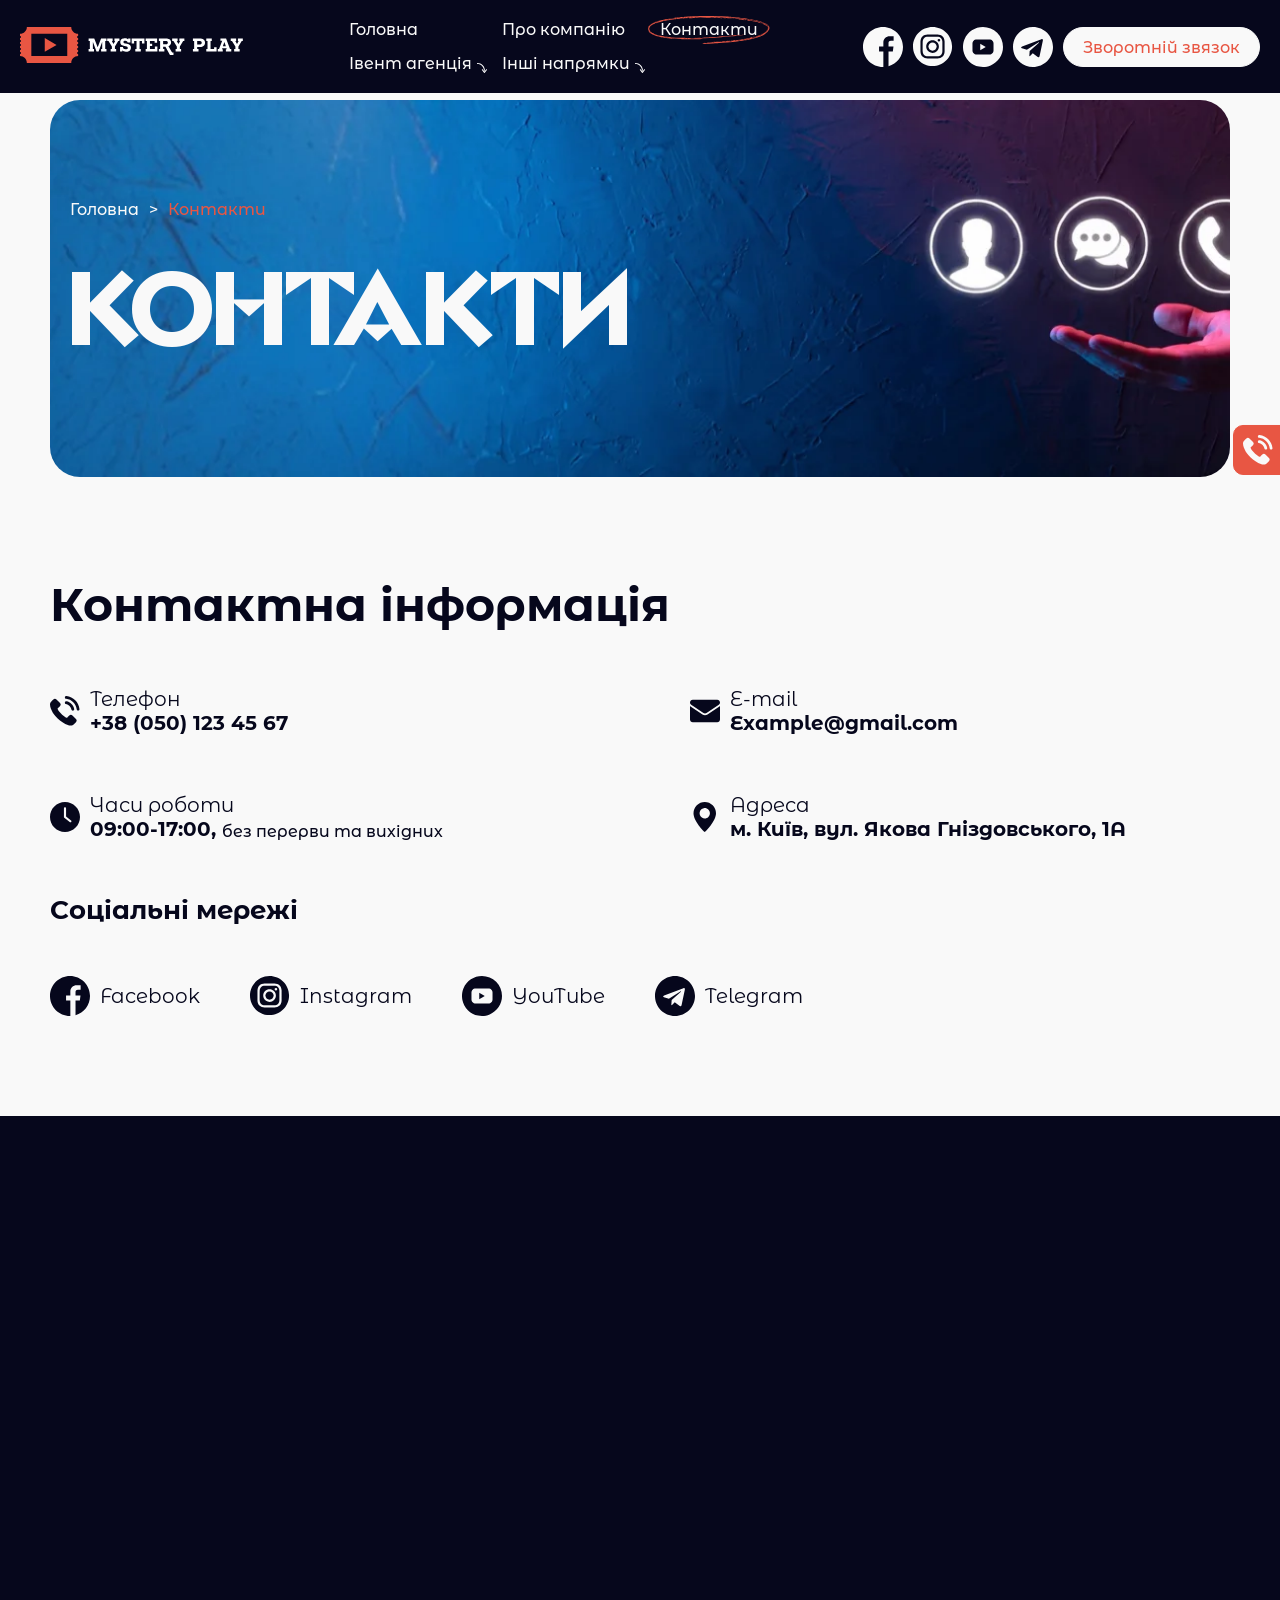
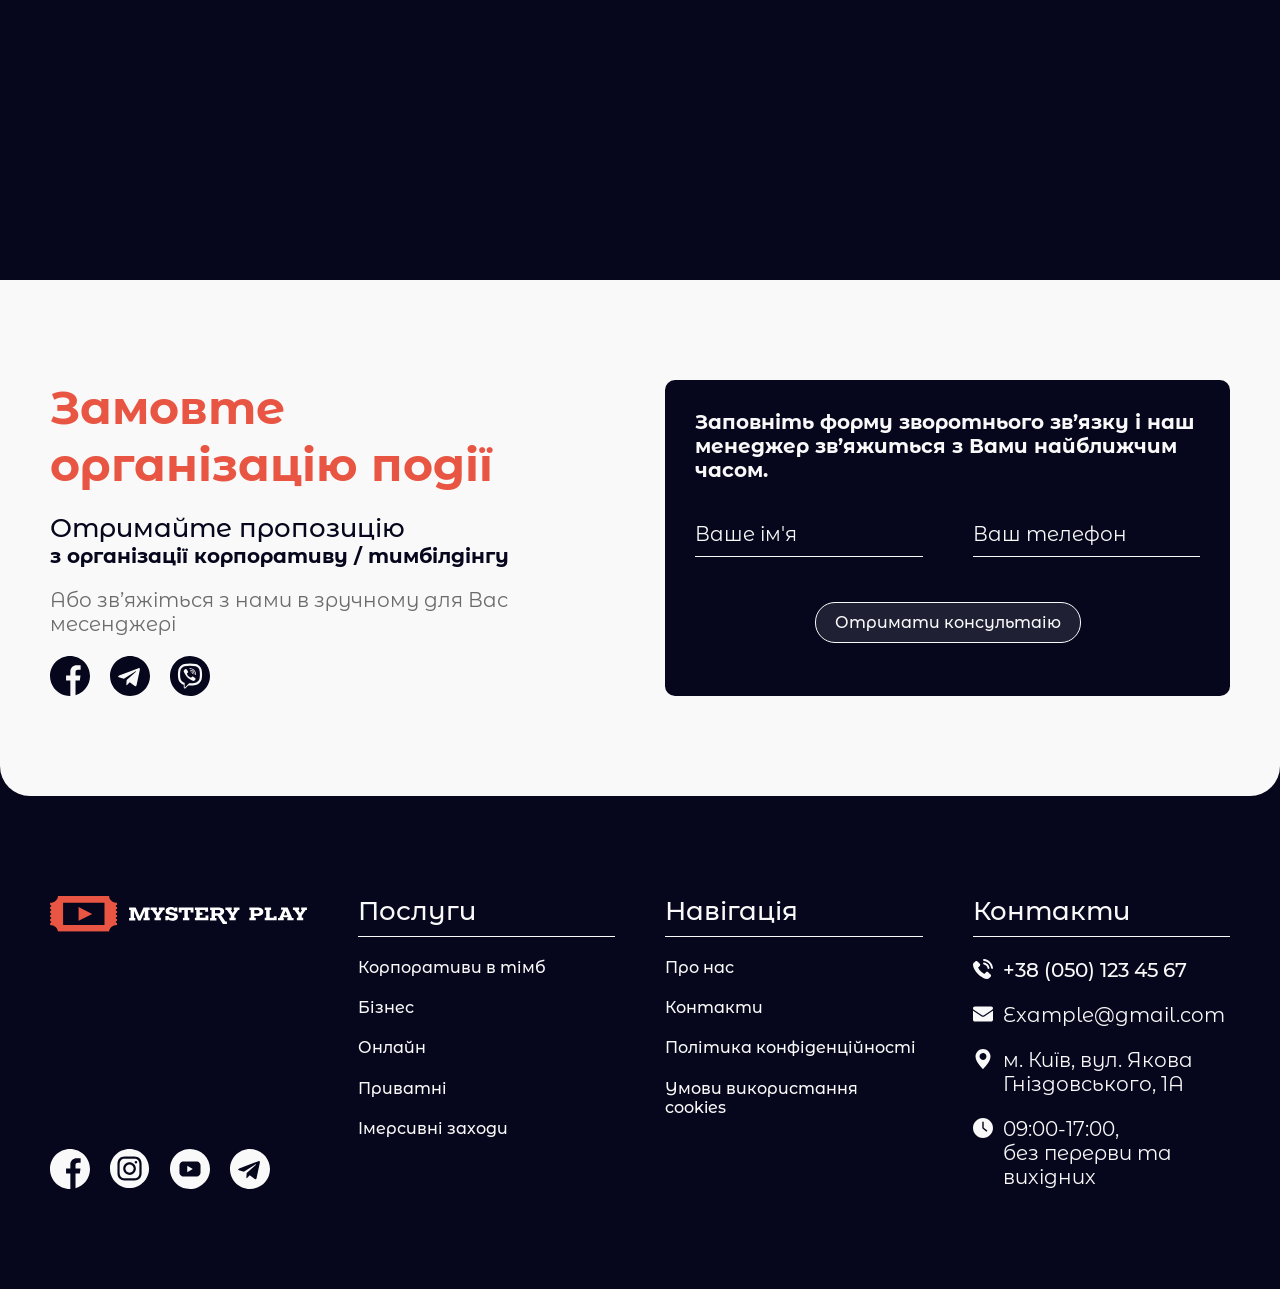
<file: contacts.html>
<!DOCTYPE html>
<html lang="en">

<head>
   <meta charset="UTF-8">
   <meta name="viewport" content="width=device-width, initial-scale=1.0">
   <title>MysteryPlay</title>

   <link rel="stylesheet" href="./css/style.css">

</head>

<body>
    
   <div class="wrapper">
      <div class="close-bg"></div>
      <div class="modal mobile-menu" id="mobile-menu-modal">
         <button class="mobile-menu-close modal__close-btn" data-close="mobile-menu-modal">
            <svg width="13" height="13" viewBox="0 0 13 13" fill="none" xmlns="http://www.w3.org/2000/svg">
              <path fill-rule="evenodd" clip-rule="evenodd" d="M0.244213 10.7327C0.0878461 10.889 0 11.1011 0 11.3223C0 11.5434 0.0878461 11.7555 0.244213 11.9118C0.400581 12.0682 0.61266 12.156 0.833797 12.156C1.05493 12.156 1.26701 12.0682 1.42338 11.9118L6.07755 7.256L10.7325 11.911C10.8897 12.0628 11.1002 12.1468 11.3187 12.1449C11.5372 12.143 11.7462 12.0554 11.9007 11.9009C12.0552 11.7463 12.1429 11.5373 12.1448 11.3188C12.1467 11.1003 12.0627 10.8898 11.9109 10.7327L7.25588 6.07767L11.9109 1.42267C12.0671 1.2663 12.1549 1.05427 12.1548 0.833207C12.1547 0.612149 12.0668 0.400175 11.9105 0.243919C11.7541 0.0876618 11.5421 -7.80857e-05 11.321 5.21452e-08C11.0999 7.819e-05 10.888 0.0879682 10.7317 0.244335L6.07755 4.89934L1.42255 0.244335C1.26538 0.092537 1.05488 0.00854172 0.836379 0.0104404C0.617882 0.0123391 0.408871 0.0999797 0.254364 0.254486C0.0998576 0.408993 0.012217 0.618004 0.0103184 0.836501C0.00841968 1.055 0.092415 1.2655 0.244213 1.42267L4.89921 6.07767L0.244213 10.7327Z" fill="#F9F9F9" />
            </svg>
         </button>
         <p class="mobile-menu__title">
            Меню:
         </p>
         <ul class="mobile-nav">
            <li class="mobile-nav__item">
               <a href="" class="mobile-nav__link">Головна</a>
            </li>
            <li class="mobile-nav__item" data-modal="megamenu-events">
               Івент агенція
               <svg width="16" height="16" viewBox="0 0 16 16" fill="none" xmlns="http://www.w3.org/2000/svg">
                 <path d="M10.6667 8C10.6667 8.2 10.6 8.33333 10.4667 8.46667L7.13333 11.8C6.86667 12.0667 6.46667 12.0667 6.2 11.8C5.93333 11.5333 5.93333 11.1333 6.2 10.8667L9.06667 8L6.2 5.13333C5.93333 4.86667 5.93333 4.46667 6.2 4.2C6.46667 3.93333 6.86667 3.93333 7.13333 4.2L10.4667 7.53333C10.6 7.66667 10.6667 7.8 10.6667 8Z" fill="#F9F9F9" />
               </svg>
            </li>
            <li class="mobile-nav__item mobile-nav__item--active">
               <a href="" class="mobile-nav__link">Про компанію</a>
            </li>
            <li class="mobile-nav__item">
               Інші напрямки
               <svg width="16" height="16" viewBox="0 0 16 16" fill="none" xmlns="http://www.w3.org/2000/svg">
                 <path d="M10.6667 8C10.6667 8.2 10.6 8.33333 10.4667 8.46667L7.13333 11.8C6.86667 12.0667 6.46667 12.0667 6.2 11.8C5.93333 11.5333 5.93333 11.1333 6.2 10.8667L9.06667 8L6.2 5.13333C5.93333 4.86667 5.93333 4.46667 6.2 4.2C6.46667 3.93333 6.86667 3.93333 7.13333 4.2L10.4667 7.53333C10.6 7.66667 10.6667 7.8 10.6667 8Z" fill="#F9F9F9" />
               </svg>
            </li>
            <li class="mobile-nav__item">
               <a href="" class="mobile-nav__link">Контакти</a>
            </li>
         </ul>
         <div class="mobile-contact">
            <a href="" class="button button--size-type2">Зворотній звязок</a>
            <div class="social">
               <a class="social__item" href="">
                  <svg width="40" height="40" viewBox="0 0 40 40" fill="none" xmlns="http://www.w3.org/2000/svg">
                    <path d="M40 20C40 8.95312 31.0469 0 20 0C8.95312 0 0 8.95312 0 20C0 31.0469 8.95312 40 20 40C20.1172 40 20.2344 40 20.3516 39.9922V24.4297H16.0547V19.4219H20.3516V15.7344C20.3516 11.4609 22.9609 9.13281 26.7734 9.13281C28.6016 9.13281 30.1719 9.26562 30.625 9.32812V13.7969H28C25.9297 13.7969 25.5234 14.7812 25.5234 16.2266V19.4141H30.4844L29.8359 24.4219H25.5234V39.2266C33.8828 36.8281 40 29.1328 40 20Z" fill="#F9F9F9" />
                  </svg>
               </a>
               <a class="social__item" href="">
                  <svg width="40" height="40" viewBox="0 0 40 40" fill="none" xmlns="http://www.w3.org/2000/svg">
                    <path d="M19.5312 23.6328C21.7965 23.6328 23.6328 21.7965 23.6328 19.5312C23.6328 17.266 21.7965 15.4297 19.5312 15.4297C17.266 15.4297 15.4297 17.266 15.4297 19.5312C15.4297 21.7965 17.266 23.6328 19.5312 23.6328Z" fill="#F9F9F9" />
                    <path d="M19.5312 0C8.74445 0 0 8.74445 0 19.5312C0 30.318 8.74445 39.0625 19.5312 39.0625C30.318 39.0625 39.0625 30.318 39.0625 19.5312C39.0625 8.74445 30.318 0 19.5312 0ZM31.5983 24.4953C31.5045 26.3522 30.9827 28.1833 29.6295 29.5221C28.2632 30.8737 26.4234 31.3773 24.5487 31.4701H14.5139C12.6389 31.3773 10.7994 30.874 9.43305 29.5221C8.07977 28.1833 7.55805 26.3522 7.4643 24.4953V14.5672C7.55805 12.7103 8.07984 10.8792 9.43305 9.54031C10.7994 8.18875 12.6391 7.68516 14.5139 7.59242H24.5486C26.4236 7.68516 28.2631 8.18852 29.6295 9.54031C30.9827 10.8792 31.5045 12.7103 31.5982 14.5672L31.5983 24.4953Z" fill="#F9F9F9" />
                    <path d="M24.4218 9.85496C21.9776 9.78793 17.0854 9.78793 14.6412 9.85496C13.3693 9.88988 11.9273 10.2065 11.021 11.1745C10.0793 12.1807 9.72347 13.3963 9.68737 14.7562C9.62394 17.1431 9.68737 24.3071 9.68737 24.3071C9.7287 25.6669 10.0793 26.8827 11.021 27.8889C11.9273 28.8571 13.3693 29.1735 14.6412 29.2084C17.0854 29.2754 21.9776 29.2754 24.4218 29.2084C25.6938 29.1735 27.1357 28.8568 28.042 27.8889C28.9837 26.8827 29.3396 25.6671 29.3757 24.3071V14.7562C29.3396 13.3963 28.9837 12.1807 28.042 11.1745C27.1354 10.2062 25.6935 9.88988 24.4218 9.85496ZM19.5312 25.8891C18.2738 25.8891 17.0447 25.5162 15.9992 24.8177C14.9537 24.1191 14.1389 23.1262 13.6577 21.9646C13.1765 20.8029 13.0506 19.5246 13.2959 18.2914C13.5412 17.0582 14.1467 15.9254 15.0358 15.0363C15.9249 14.1472 17.0577 13.5417 18.2909 13.2964C19.5241 13.0511 20.8024 13.177 21.9641 13.6582C23.1257 14.1394 24.1186 14.9542 24.8172 15.9997C25.5158 17.0452 25.8886 18.2743 25.8886 19.5317C25.8886 21.2178 25.2188 22.8348 24.0266 24.0271C22.8343 25.2193 21.2173 25.8891 19.5312 25.8891ZM25.9157 14.4865C25.6642 14.4865 25.4184 14.4118 25.2093 14.2721C25.0003 14.1323 24.8374 13.9337 24.7412 13.7014C24.645 13.4691 24.6199 13.2134 24.669 12.9668C24.718 12.7202 24.8392 12.4936 25.017 12.3159C25.1948 12.1381 25.4214 12.017 25.668 11.968C25.9147 11.9189 26.1703 11.9441 26.4026 12.0404C26.6349 12.1366 26.8335 12.2996 26.9732 12.5087C27.1129 12.7178 27.1875 12.9636 27.1875 13.215C27.1875 13.382 27.1546 13.5474 27.0906 13.7017C27.0267 13.856 26.933 13.9962 26.8149 14.1142C26.6968 14.2323 26.5566 14.3259 26.4023 14.3898C26.248 14.4537 26.0827 14.4866 25.9157 14.4865Z" fill="#F9F9F9" />
                  </svg>
               </a>
               <a class="social__item" href="">
                  <svg width="40" height="40" viewBox="0 0 40 40" fill="none" xmlns="http://www.w3.org/2000/svg">
                    <path d="M17.2266 23.2261L22.7739 20.0076L17.2266 16.7734V23.2261Z" fill="#F9F9F9" />
                    <path d="M20 0C16.0444 0 12.1776 1.17298 8.8886 3.37061C5.59962 5.56824 3.03617 8.69181 1.52242 12.3463C0.00866564 16.0009 -0.387401 20.0222 0.384303 23.9018C1.15601 27.7814 3.06082 31.3451 5.85787 34.1421C8.65492 36.9392 12.2186 38.844 16.0982 39.6157C19.9778 40.3874 23.9992 39.9913 27.6537 38.4776C31.3082 36.9638 34.4318 34.4004 36.6294 31.1114C38.827 27.8224 40 23.9556 40 20C40 14.6957 37.8929 9.60859 34.1421 5.85786C30.3914 2.10714 25.3043 0 20 0ZM30.5263 23.5395C30.5267 24.0626 30.4239 24.5806 30.224 25.064C30.0241 25.5473 29.7308 25.9866 29.3611 26.3566C28.9913 26.7266 28.5523 27.0201 28.069 27.2204C27.5858 27.4206 27.0678 27.5237 26.5447 27.5237H13.4553C12.9322 27.5237 12.4142 27.4206 11.931 27.2204C11.4477 27.0201 11.0087 26.7266 10.6389 26.3566C10.2692 25.9866 9.97596 25.5473 9.77602 25.064C9.57608 24.5806 9.47335 24.0626 9.47369 23.5395V16.4605C9.47335 15.9374 9.57608 15.4194 9.77602 14.936C9.97596 14.4527 10.2692 14.0134 10.6389 13.6434C11.0087 13.2734 11.4477 12.9799 11.931 12.7796C12.4142 12.5794 12.9322 12.4763 13.4553 12.4763H26.5447C27.0678 12.4763 27.5858 12.5794 28.069 12.7796C28.5523 12.9799 28.9913 13.2734 29.3611 13.6434C29.7308 14.0134 30.0241 14.4527 30.224 14.936C30.4239 15.4194 30.5267 15.9374 30.5263 16.4605V23.5395Z" fill="#F9F9F9" />
                  </svg>
               </a>
               <a class="social__item" href="">
                  <svg width="40" height="40" viewBox="0 0 40 40" fill="none" xmlns="http://www.w3.org/2000/svg">
                    <path d="M20 40C31.0483 40 40 31.0483 40 20C40 8.95167 31.0483 0 20 0C8.95167 0 0 8.95167 0 20C0 31.0483 8.95167 40 20 40ZM9.15167 19.5667L28.435 12.1317C29.33 11.8083 30.1117 12.35 29.8217 13.7033L29.8233 13.7017L26.54 29.17C26.2967 30.2667 25.645 30.5333 24.7333 30.0167L19.7333 26.3317L17.3217 28.655C17.055 28.9217 16.83 29.1467 16.3133 29.1467L16.6683 24.0583L25.935 15.6867C26.3383 15.3317 25.845 15.1317 25.3133 15.485L13.8617 22.695L8.925 21.155C7.85333 20.815 7.83 20.0833 9.15167 19.5667Z" fill="#F9F9F9" />
                  </svg>
               </a>
            </div>
            <ul class="mobile-contact-list">
               <li class="mobile-contact-list__item">
                  <svg width="19" height="19" viewBox="0 0 19 19" fill="none" xmlns="http://www.w3.org/2000/svg">
                    <path d="M0.521444 8.03162C0.186444 7.12501 -0.0499555 6.19901 0.0090445 5.21361C0.0484445 4.60281 0.285044 4.09061 0.738244 3.65701C1.21104 3.20381 1.68404 2.71101 2.15704 2.25801C2.76784 1.64721 3.55604 1.64721 4.16704 2.25801L5.30984 3.40081C5.68424 3.77521 6.05844 4.13001 6.41324 4.50441C7.06344 5.15461 7.06344 5.92301 6.41324 6.57341C5.96004 7.04621 5.48724 7.49941 5.01424 7.95281C4.89604 8.07081 4.87624 8.16941 4.93544 8.32701C5.25064 9.07581 5.68424 9.72621 6.19644 10.3568C7.20144 11.5982 8.36404 12.7016 9.72364 13.5688C10.0192 13.746 10.3344 13.8838 10.6496 14.0416C10.8074 14.1204 10.906 14.1006 11.0438 13.9628C11.497 13.4898 11.9698 13.0168 12.443 12.544C13.0538 11.9332 13.842 11.9332 14.453 12.544C15.2016 13.2928 15.97 14.0416 16.719 14.81C17.3494 15.4406 17.3494 16.2288 16.719 16.8594C16.2854 17.2928 15.8322 17.7066 15.438 18.1598C14.847 18.8102 14.118 19.0268 13.2706 18.9874C12.0488 18.9284 10.906 18.5146 9.82224 17.9826C7.39844 16.8002 5.30984 15.1646 3.57564 13.0956C2.27524 11.5784 1.21104 9.90361 0.521444 8.03162ZM18.9954 8.44701C18.546 4.00801 15.0236 0.473814 10.5902 0.00521417C10.055 -0.0513858 9.58564 0.359814 9.58564 0.898014V0.915214C9.58564 1.37621 9.93524 1.75921 10.3936 1.80761C13.9666 2.18421 16.8266 5.02821 17.2076 8.61341C17.2568 9.07541 17.6454 9.42621 18.11 9.42121C18.632 9.41541 19.048 8.96641 18.9954 8.44701ZM9.58564 4.29981V4.31241C9.58564 4.74201 9.88664 5.12381 10.3102 5.19641C11.1802 5.34541 11.9854 5.76121 12.6202 6.39601C13.255 7.03081 13.6708 7.83601 13.82 8.70601C13.8924 9.12961 14.2742 9.43061 14.704 9.43061H14.712C15.266 9.43061 15.6964 8.93221 15.5994 8.38661C15.1494 5.85301 13.1472 3.85001 10.6262 3.41161C10.0816 3.31681 9.58564 3.74721 9.58564 4.29981Z" fill="#F9F9F9" />
                  </svg>
                  +38 (050) 123 45 67
               </li>
               <li class="mobile-contact-list__item">
                  <svg width="20" height="15" viewBox="0 0 20 15" fill="none" xmlns="http://www.w3.org/2000/svg">
                    <path d="M11.6714 9.74281C11.1739 10.0745 10.5959 10.2499 10 10.2499C9.40414 10.2499 8.82617 10.0745 8.32859 9.74281L0.133164 4.27902C0.087922 4.24877 0.0435173 4.21729 0 4.18461L0 13.1376C0 14.1641 0.833008 14.9788 1.84113 14.9788H18.1588C19.1853 14.9788 20 14.1457 20 13.1376V4.18457C19.9564 4.21734 19.9119 4.24889 19.8665 4.27918L11.6714 9.74281Z" fill="#F9F9F9" />
                    <path d="M0.783204 3.30438L8.97863 8.7682C9.28887 8.97504 9.64441 9.07844 9.99996 9.07844C10.3555 9.07844 10.7111 8.975 11.0214 8.7682L19.2168 3.30438C19.7072 2.97762 20 2.43074 20 1.84051C20 0.825625 19.1743 0 18.1595 0H1.84051C0.825665 3.90625e-05 9.68791e-07 0.825664 9.68791e-07 1.84148C-0.000303273 2.13102 0.0710559 2.41613 0.207714 2.67138C0.344372 2.92663 0.54208 3.1441 0.783204 3.30438Z" fill="#F9F9F9" />
                  </svg>
                  Example@gmail.com
               </li>
               <li class="mobile-contact-list__item">
                  <svg width="15" height="20" viewBox="0 0 15 20" fill="none" xmlns="http://www.w3.org/2000/svg">
                    <path d="M7.5 0C5.51169 0.00264579 3.60557 0.793672 2.19962 2.19962C0.793672 3.60557 0.00264579 5.51169 0 7.5C0 12.8844 6.9875 19.6281 7.28437 19.9125C7.34212 19.9686 7.41947 20 7.5 20C7.58053 20 7.65788 19.9686 7.71562 19.9125C8.0125 19.6281 15 12.8844 15 7.5C14.9974 5.51169 14.2063 3.60557 12.8004 2.19962C11.3944 0.793672 9.48831 0.00264579 7.5 0ZM7.5 10.9375C6.82013 10.9375 6.15552 10.7359 5.59023 10.3582C5.02493 9.98046 4.58434 9.4436 4.32416 8.81547C4.06399 8.18735 3.99591 7.49619 4.12855 6.82938C4.26119 6.16257 4.58858 5.55006 5.06932 5.06932C5.55006 4.58858 6.16257 4.26119 6.82938 4.12855C7.49619 3.99591 8.18735 4.06399 8.81547 4.32416C9.4436 4.58434 9.98046 5.02493 10.3582 5.59023C10.7359 6.15552 10.9375 6.82013 10.9375 7.5C10.9369 8.4115 10.5746 9.28551 9.93004 9.93004C9.28551 10.5746 8.4115 10.9369 7.5 10.9375Z" fill="#F9F9F9" />
                  </svg>
                  м. Київ, вул. Якова Гніздовського, 1А
               </li>
               <li class="mobile-contact-list__item">
                  <svg width="20" height="20" viewBox="0 0 20 20" fill="none" xmlns="http://www.w3.org/2000/svg">
                    <path d="M10 20C15.5214 20 20 15.5214 20 10C20 4.47856 15.5214 0 10 0C4.47856 0 0 4.47856 0 10C0 15.5214 4.47856 20 10 20ZM9.28569 4.28572C9.28569 3.89285 9.60713 3.57142 10 3.57142C10.3929 3.57142 10.7143 3.89285 10.7143 4.28572V9.65715L14.0179 12.3C14.325 12.5464 14.375 12.9964 14.1286 13.3036C14.0619 13.3873 13.9771 13.4549 13.8807 13.5013C13.7842 13.5477 13.6785 13.5716 13.5714 13.5714C13.4143 13.5714 13.2571 13.5214 13.125 13.4143L9.55359 10.5572C9.38574 10.4214 9.28575 10.2179 9.28575 10V4.28572H9.28569Z" fill="#F9F9F9" />
                  </svg>
                  09:00-17:00,<br>
                  без перерви та вихідних
               </li>
            </ul>
         </div>
      </div>
      <div class="sub-nav modal" id="megamenu-events">
         <div class="sub-nav-title">
            <svg class="sub-nav-title__close" data-modal="mobile-menu-modal" width="16" height="16" viewBox="0 0 16 16" fill="none" xmlns="http://www.w3.org/2000/svg">
              <path d="M5.33333 8C5.33333 7.8 5.4 7.66667 5.53333 7.53333L8.86667 4.2C9.13333 3.93333 9.53333 3.93333 9.8 4.2C10.0667 4.46667 10.0667 4.86667 9.8 5.13333L6.93333 8L9.8 10.8667C10.0667 11.1333 10.0667 11.5333 9.8 11.8C9.53333 12.0667 9.13333 12.0667 8.86667 11.8L5.53333 8.46667C5.4 8.33333 5.33333 8.2 5.33333 8Z" fill="#F9F9F9" />
            </svg>
            <p class="sub-nav-title__text">
               Івент агенція
            </p>
         </div>
         <button class="mobile-menu-close modal__close-btn" data-close="megamenu-events">
            <svg width="13" height="13" viewBox="0 0 13 13" fill="none" xmlns="http://www.w3.org/2000/svg">
              <path fill-rule="evenodd" clip-rule="evenodd" d="M0.244213 10.7327C0.0878461 10.889 0 11.1011 0 11.3223C0 11.5434 0.0878461 11.7555 0.244213 11.9118C0.400581 12.0682 0.61266 12.156 0.833797 12.156C1.05493 12.156 1.26701 12.0682 1.42338 11.9118L6.07755 7.256L10.7325 11.911C10.8897 12.0628 11.1002 12.1468 11.3187 12.1449C11.5372 12.143 11.7462 12.0554 11.9007 11.9009C12.0552 11.7463 12.1429 11.5373 12.1448 11.3188C12.1467 11.1003 12.0627 10.8898 11.9109 10.7327L7.25588 6.07767L11.9109 1.42267C12.0671 1.2663 12.1549 1.05427 12.1548 0.833207C12.1547 0.612149 12.0668 0.400175 11.9105 0.243919C11.7541 0.0876618 11.5421 -7.80857e-05 11.321 5.21452e-08C11.0999 7.819e-05 10.888 0.0879682 10.7317 0.244335L6.07755 4.89934L1.42255 0.244335C1.26538 0.092537 1.05488 0.00854172 0.836379 0.0104404C0.617882 0.0123391 0.408871 0.0999797 0.254364 0.254486C0.0998576 0.408993 0.012217 0.618004 0.0103184 0.836501C0.00841968 1.055 0.092415 1.2655 0.244213 1.42267L4.89921 6.07767L0.244213 10.7327Z" fill="#F9F9F9" />
            </svg>
         </button>
         <a class="sub-nav-item" href="">
            <div class="sub-nav-item__img-container">
               <img src="./img/nav-img1.webp" alt="">
            </div>
            <p class="sub-nav-item__title">Корпоративи і тімбілдінги</p>
         </a>
         <a class="sub-nav-item" href="">
            <div class="sub-nav-item__img-container">
               <img src="./img/nav-img2.webp" alt="">
            </div>
            <p class="sub-nav-item__title">Бізнес заходи</p>
         </a>
         <a class="sub-nav-item" href="">
            <div class="sub-nav-item__img-container">
               <img src="./img/nav-img3.webp" alt="">
            </div>
            <p class="sub-nav-item__title">Онлайн заходи</p>
         </a>
         <a class="sub-nav-item" href="">
            <div class="sub-nav-item__img-container">
               <img src="./img/nav-img4.webp" alt="">
            </div>
            <p class="sub-nav-item__title">Приватні заходи</p>
         </a>
         <a class="sub-nav-item" href="">
            <div class="sub-nav-item__img-container">
               <img src="./img/nav-img5.webp" alt="">
            </div>
            <p class="sub-nav-item__title">Імерсивні заходи</p>
         </a>
      </div>
      <header class="header">
         <a href="#" class="header__logo">
            <svg width="223" height="36" viewBox="0 0 223 36" fill="none" xmlns="http://www.w3.org/2000/svg">
               <g clip-path="url(#clip0_4_88)">
                  <mask id="mask0_4_88" style="mask-type:luminance" maskUnits="userSpaceOnUse" x="0" y="0" width="223" height="36">
                     <path d="M0 0H222.9V35.92H0V0Z" fill="white" />
                  </mask>
                  <g mask="url(#mask0_4_88)">
                     <path d="M58.12 8.95V6.85C54.32 6.85 51.26 3.79 51.26 0H6.86C6.86 3.8 3.8 6.86 0 6.86V8.96C0.55 8.96 1 9.4 1 9.96C1 10.5 0.55 10.96 0 10.96V12.96C0.55 12.96 1 13.4 1 13.96C1 14.51 0.55 14.96 0 14.96V16.96C0.55 16.96 1 17.41 1 17.96C1 18.51 0.55 18.96 0 18.96V20.96C0.55 20.96 1 21.41 1 21.96C1 22.51 0.55 22.96 0 22.96V24.96C0.55 24.96 1 25.41 1 25.96C1 26.51 0.55 26.96 0 26.96V29.06C3.8 29.06 6.86 32.13 6.86 35.92H51.26C51.26 32.12 54.33 29.06 58.12 29.06V26.96C57.56 26.96 57.12 26.52 57.12 25.96C57.12 25.4 57.56 24.96 58.12 24.96V22.96C57.56 22.96 57.12 22.52 57.12 21.96C57.12 21.4 57.56 20.96 58.12 20.96V18.96C57.56 18.96 57.12 18.51 57.12 17.96C57.12 17.41 57.56 16.96 58.12 16.96V14.96C57.56 14.96 57.12 14.51 57.12 13.96C57.12 13.4 57.56 12.96 58.12 12.96V10.96C57.56 10.96 57.12 10.5 57.12 9.96C57.12 9.4 57.56 8.96 58.12 8.96M47.26 28.96H11.34V6.77H47.24V28.97L47.26 28.96ZM24.76 24.82V11.1L36.59 17.96L24.76 24.82Z" fill="#E85643" />
                  </g>
                  <mask id="mask1_4_88" style="mask-type:luminance" maskUnits="userSpaceOnUse" x="0" y="0" width="223" height="36">
                     <path d="M0 0H222.9V35.92H0V0Z" fill="white" />
                  </mask>
                  <g mask="url(#mask1_4_88)">
                     <path d="M81.0999 21.9096L82.1999 21.9296V15.0596H82.1499L78.5899 24.4296H76.4999L72.9399 15.0596H72.8899V21.9196L73.9899 21.9396L74.0099 24.4396H68.6099V21.9396H69.8599V13.9996H68.6199V11.4996H74.2599L77.6799 20.3596L81.0799 11.4896H86.4599V14.0096H85.2299V21.9096H86.4599V24.4096H81.0999V21.9096ZM87.2199 11.4996H92.6499V14.0196H91.8099L93.5099 17.0996L95.2099 14.0196H94.4299V11.5196H99.4299V13.9996H98.2299L94.9299 19.5296V21.8896L96.1599 21.9096V24.4096H90.6599V21.9096H91.8799V19.5396L88.4799 14.0096H87.1999L87.2199 11.4996ZM107.68 15.4796C107.58 14.7796 107.08 13.6496 105.38 13.6496C103.88 13.6496 103.4 14.2496 103.4 14.8896C103.4 15.9896 104.84 16.2896 105.94 16.4596C108.69 16.9596 110.94 17.6296 110.94 20.4796C110.94 21.5296 110.84 24.7796 105.8 24.7796C104.53 24.7796 103.07 24.3496 102.3 23.3296V24.3996H100.04V20.0996H102.96C102.96 20.8796 103.36 22.2796 105.52 22.2796C106.65 22.2796 107.82 21.9796 107.82 20.8996C107.82 19.4996 106.09 19.2996 104.54 18.9496C102.24 18.4496 100.28 17.7996 100.28 14.9196C100.28 13.5796 100.93 12.3396 102.26 11.6996C102.98 11.3496 103.76 11.1396 105.06 11.1396C106.19 11.1396 107.62 11.6196 108.16 12.4896V11.4896H110.41V15.4696H107.69L107.68 15.4796ZM115.3 21.9096L116.53 21.9296V13.9996H114.15V16.4196H111.65V11.4996H124.45V16.4396H121.95V14.0196H119.58V21.9196H120.81V24.4196H115.31L115.3 21.9096ZM134.6 15.8496V14.0196H129.94V16.6396H132.16V19.0196H129.94V21.9196H134.87V19.4196H137.37V24.4196H125.67V21.9196H126.9V13.9996H125.67V11.4996H137.12V15.8296L134.6 15.8496ZM152.17 11.4996H157.6V14.0196H156.76L158.46 17.0996L160.14 14.0196H159.37V11.5196H164.37V13.9996H163.17L159.87 19.5296V21.8896L161.1 21.9096V24.4096H155.6V21.9096H156.82V19.5396L153.42 14.0096H152.17V11.4996ZM172.92 11.4996H179.92C182.62 11.4996 185.04 12.5596 185.04 15.6796C185.04 19.5796 181.4 19.9796 179.84 19.9796H177.2V21.9196H178.5V24.4196H172.92V21.9196H174.16V14.0196H172.92V11.5196V11.4996ZM177.2 17.4696H179.36C180.83 17.4696 181.76 16.8696 181.76 15.6996C181.76 14.0196 180.04 14.0196 179.36 14.0196H177.2V17.4696ZM186.28 11.4996H191.78V14.0196H190.56V21.9196H194.1V20.2596H196.6V24.4196H186.28V21.9196H187.51V13.9996H186.29L186.28 11.4996ZM200.47 11.4996H206.09L210.04 22.0996H211.28V24.4196H205.88V22.1496H206.75L206.47 21.3196H202.27L201.97 22.1496H202.77V24.4196H197.77V22.0996H199.01L202.21 13.7796H200.44V11.4996H200.47ZM202.87 19.2196H205.85L204.39 14.9196L202.87 19.2196ZM210.72 11.4996H216.14V14.0196H215.31L217.01 17.0996L218.69 14.0196H217.92V11.5196H222.92V13.9996H221.72L218.42 19.5296V21.8896L219.66 21.9096V24.4096H214.16V21.9096H215.39V19.5396L211.97 14.0096H210.74L210.72 11.4996ZM152.1 25.4996L148.44 19.2196C150.42 18.5196 151.08 16.7496 151.08 15.4396C151.08 12.3396 148.28 11.5096 146.21 11.5096H138.87V14.0296H140.1V21.9296H138.86V24.4296H144.36V21.9296H143.14V19.6796H145.44L149.96 28.0296H153.48V25.5296H152.1V25.4996ZM143.13 17.2996V14.0196H145.6C146.93 14.0196 147.87 14.4396 147.87 15.6796C147.87 16.2796 147.43 17.2996 145.72 17.2996H143.12H143.13Z" fill="white" />
                  </g>
               </g>
               <defs>
                  <clipPath id="clip0_4_88">
                     <rect width="222.908" height="35.918" fill="white" />
                  </clipPath>
               </defs>
            </svg>
         </a>
         <ul class="nav">
            <li class="nav__item">
               <img class="nav__round" src="./img/round1.svg" alt="">
               <a href="" class="nav__link">Головна</a>
            </li>
            <li class="nav__item" data-modal="megamenu-events">
               <img class="nav__round" src="./img/round2.svg" alt="">
               Івент агенція 
               <svg width="10" height="10" viewBox="0 0 10 10" fill="none" xmlns="http://www.w3.org/2000/svg">
                 <path d="M6.89584 7.35541C6.88066 5.67371 6.20193 4.06605 5.00735 2.88227C3.81277 1.69849 2.19901 1.03439 0.51724 1.03449C0.38006 1.03449 0.248498 0.97999 0.151496 0.882989C0.0544948 0.785987 -2.86058e-08 0.654425 -2.26095e-08 0.517244C-1.66131e-08 0.380063 0.0544948 0.248501 0.151496 0.151499C0.248498 0.0544976 0.38006 2.7069e-06 0.517241 2.71289e-06C2.47421 -0.00179432 4.35235 0.770991 5.74136 2.14953C7.13037 3.52808 7.91734 5.40032 7.93034 7.35724L7.41379 8.04599L6.89584 7.35541ZM4.93103 7.03448L7 9.7931C7.04818 9.85734 7.11065 9.90948 7.18247 9.94539C7.2543 9.98131 7.33349 10 7.41379 10C7.49409 10 7.57329 9.98131 7.64511 9.94539C7.71693 9.90948 7.7794 9.85734 7.82758 9.7931L9.89655 7.03448C9.97886 6.92474 10.0142 6.78679 9.9948 6.65099C9.9754 6.51519 9.90285 6.39265 9.7931 6.31035C9.68336 6.22804 9.54541 6.1927 9.40961 6.2121C9.27381 6.2315 9.15127 6.30405 9.06896 6.41379L7.41379 8.62069L5.75862 6.41379C5.71786 6.35945 5.6668 6.31367 5.60836 6.27907C5.54991 6.24446 5.48522 6.2217 5.41798 6.2121C5.35073 6.20249 5.28226 6.20622 5.21646 6.22308C5.15066 6.23994 5.08882 6.26959 5.03448 6.31035C4.92474 6.39265 4.85218 6.51519 4.83278 6.65099C4.82318 6.71823 4.82691 6.78671 4.84377 6.85251C4.86063 6.91831 4.89028 6.98014 4.93103 7.03448Z" fill="white" />
               </svg>
            </li>
            <li class="nav__item">
               <img class="nav__round" src="./img/round3.svg" alt="">
               <a href="" class="nav__link">Про компанію</a>
            </li>
            <li class="nav__item">
               <img class="nav__round" src="./img/round4.svg" alt="">
               Інші напрямки
               <svg width="10" height="10" viewBox="0 0 10 10" fill="none" xmlns="http://www.w3.org/2000/svg">
                 <path d="M6.89584 7.35541C6.88066 5.67371 6.20193 4.06605 5.00735 2.88227C3.81277 1.69849 2.19901 1.03439 0.51724 1.03449C0.38006 1.03449 0.248498 0.97999 0.151496 0.882989C0.0544948 0.785987 -2.86058e-08 0.654425 -2.26095e-08 0.517244C-1.66131e-08 0.380063 0.0544948 0.248501 0.151496 0.151499C0.248498 0.0544976 0.38006 2.7069e-06 0.517241 2.71289e-06C2.47421 -0.00179432 4.35235 0.770991 5.74136 2.14953C7.13037 3.52808 7.91734 5.40032 7.93034 7.35724L7.41379 8.04599L6.89584 7.35541ZM4.93103 7.03448L7 9.7931C7.04818 9.85734 7.11065 9.90948 7.18247 9.94539C7.2543 9.98131 7.33349 10 7.41379 10C7.49409 10 7.57329 9.98131 7.64511 9.94539C7.71693 9.90948 7.7794 9.85734 7.82758 9.7931L9.89655 7.03448C9.97886 6.92474 10.0142 6.78679 9.9948 6.65099C9.9754 6.51519 9.90285 6.39265 9.7931 6.31035C9.68336 6.22804 9.54541 6.1927 9.40961 6.2121C9.27381 6.2315 9.15127 6.30405 9.06896 6.41379L7.41379 8.62069L5.75862 6.41379C5.71786 6.35945 5.6668 6.31367 5.60836 6.27907C5.54991 6.24446 5.48522 6.2217 5.41798 6.2121C5.35073 6.20249 5.28226 6.20622 5.21646 6.22308C5.15066 6.23994 5.08882 6.26959 5.03448 6.31035C4.92474 6.39265 4.85218 6.51519 4.83278 6.65099C4.82318 6.71823 4.82691 6.78671 4.84377 6.85251C4.86063 6.91831 4.89028 6.98014 4.93103 7.03448Z" fill="white" />
               </svg>
            </li>
            <li class="nav__item nav__item--active">
               <img class="nav__round" src="./img/round5.svg" alt="">
               <a href="" class="nav__link">Контакти</a>
            </li>
         </ul>
         <div class="header-contact">
            <div class="social">
               <a class="social__item" href="">
                  <svg width="40" height="40" viewBox="0 0 40 40" fill="none" xmlns="http://www.w3.org/2000/svg">
                    <path d="M40 20C40 8.95312 31.0469 0 20 0C8.95312 0 0 8.95312 0 20C0 31.0469 8.95312 40 20 40C20.1172 40 20.2344 40 20.3516 39.9922V24.4297H16.0547V19.4219H20.3516V15.7344C20.3516 11.4609 22.9609 9.13281 26.7734 9.13281C28.6016 9.13281 30.1719 9.26562 30.625 9.32812V13.7969H28C25.9297 13.7969 25.5234 14.7812 25.5234 16.2266V19.4141H30.4844L29.8359 24.4219H25.5234V39.2266C33.8828 36.8281 40 29.1328 40 20Z" fill="#F9F9F9" />
                  </svg>
               </a>
               <a class="social__item" href="">
                  <svg width="40" height="40" viewBox="0 0 40 40" fill="none" xmlns="http://www.w3.org/2000/svg">
                    <path d="M19.5312 23.6328C21.7965 23.6328 23.6328 21.7965 23.6328 19.5312C23.6328 17.266 21.7965 15.4297 19.5312 15.4297C17.266 15.4297 15.4297 17.266 15.4297 19.5312C15.4297 21.7965 17.266 23.6328 19.5312 23.6328Z" fill="#F9F9F9" />
                    <path d="M19.5312 0C8.74445 0 0 8.74445 0 19.5312C0 30.318 8.74445 39.0625 19.5312 39.0625C30.318 39.0625 39.0625 30.318 39.0625 19.5312C39.0625 8.74445 30.318 0 19.5312 0ZM31.5983 24.4953C31.5045 26.3522 30.9827 28.1833 29.6295 29.5221C28.2632 30.8737 26.4234 31.3773 24.5487 31.4701H14.5139C12.6389 31.3773 10.7994 30.874 9.43305 29.5221C8.07977 28.1833 7.55805 26.3522 7.4643 24.4953V14.5672C7.55805 12.7103 8.07984 10.8792 9.43305 9.54031C10.7994 8.18875 12.6391 7.68516 14.5139 7.59242H24.5486C26.4236 7.68516 28.2631 8.18852 29.6295 9.54031C30.9827 10.8792 31.5045 12.7103 31.5982 14.5672L31.5983 24.4953Z" fill="#F9F9F9" />
                    <path d="M24.4218 9.85496C21.9776 9.78793 17.0854 9.78793 14.6412 9.85496C13.3693 9.88988 11.9273 10.2065 11.021 11.1745C10.0793 12.1807 9.72347 13.3963 9.68737 14.7562C9.62394 17.1431 9.68737 24.3071 9.68737 24.3071C9.7287 25.6669 10.0793 26.8827 11.021 27.8889C11.9273 28.8571 13.3693 29.1735 14.6412 29.2084C17.0854 29.2754 21.9776 29.2754 24.4218 29.2084C25.6938 29.1735 27.1357 28.8568 28.042 27.8889C28.9837 26.8827 29.3396 25.6671 29.3757 24.3071V14.7562C29.3396 13.3963 28.9837 12.1807 28.042 11.1745C27.1354 10.2062 25.6935 9.88988 24.4218 9.85496ZM19.5312 25.8891C18.2738 25.8891 17.0447 25.5162 15.9992 24.8177C14.9537 24.1191 14.1389 23.1262 13.6577 21.9646C13.1765 20.8029 13.0506 19.5246 13.2959 18.2914C13.5412 17.0582 14.1467 15.9254 15.0358 15.0363C15.9249 14.1472 17.0577 13.5417 18.2909 13.2964C19.5241 13.0511 20.8024 13.177 21.9641 13.6582C23.1257 14.1394 24.1186 14.9542 24.8172 15.9997C25.5158 17.0452 25.8886 18.2743 25.8886 19.5317C25.8886 21.2178 25.2188 22.8348 24.0266 24.0271C22.8343 25.2193 21.2173 25.8891 19.5312 25.8891ZM25.9157 14.4865C25.6642 14.4865 25.4184 14.4118 25.2093 14.2721C25.0003 14.1323 24.8374 13.9337 24.7412 13.7014C24.645 13.4691 24.6199 13.2134 24.669 12.9668C24.718 12.7202 24.8392 12.4936 25.017 12.3159C25.1948 12.1381 25.4214 12.017 25.668 11.968C25.9147 11.9189 26.1703 11.9441 26.4026 12.0404C26.6349 12.1366 26.8335 12.2996 26.9732 12.5087C27.1129 12.7178 27.1875 12.9636 27.1875 13.215C27.1875 13.382 27.1546 13.5474 27.0906 13.7017C27.0267 13.856 26.933 13.9962 26.8149 14.1142C26.6968 14.2323 26.5566 14.3259 26.4023 14.3898C26.248 14.4537 26.0827 14.4866 25.9157 14.4865Z" fill="#F9F9F9" />
                  </svg>
               </a>
               <a class="social__item" href="">
                  <svg width="40" height="40" viewBox="0 0 40 40" fill="none" xmlns="http://www.w3.org/2000/svg">
                    <path d="M17.2266 23.2261L22.7739 20.0076L17.2266 16.7734V23.2261Z" fill="#F9F9F9" />
                    <path d="M20 0C16.0444 0 12.1776 1.17298 8.8886 3.37061C5.59962 5.56824 3.03617 8.69181 1.52242 12.3463C0.00866564 16.0009 -0.387401 20.0222 0.384303 23.9018C1.15601 27.7814 3.06082 31.3451 5.85787 34.1421C8.65492 36.9392 12.2186 38.844 16.0982 39.6157C19.9778 40.3874 23.9992 39.9913 27.6537 38.4776C31.3082 36.9638 34.4318 34.4004 36.6294 31.1114C38.827 27.8224 40 23.9556 40 20C40 14.6957 37.8929 9.60859 34.1421 5.85786C30.3914 2.10714 25.3043 0 20 0ZM30.5263 23.5395C30.5267 24.0626 30.4239 24.5806 30.224 25.064C30.0241 25.5473 29.7308 25.9866 29.3611 26.3566C28.9913 26.7266 28.5523 27.0201 28.069 27.2204C27.5858 27.4206 27.0678 27.5237 26.5447 27.5237H13.4553C12.9322 27.5237 12.4142 27.4206 11.931 27.2204C11.4477 27.0201 11.0087 26.7266 10.6389 26.3566C10.2692 25.9866 9.97596 25.5473 9.77602 25.064C9.57608 24.5806 9.47335 24.0626 9.47369 23.5395V16.4605C9.47335 15.9374 9.57608 15.4194 9.77602 14.936C9.97596 14.4527 10.2692 14.0134 10.6389 13.6434C11.0087 13.2734 11.4477 12.9799 11.931 12.7796C12.4142 12.5794 12.9322 12.4763 13.4553 12.4763H26.5447C27.0678 12.4763 27.5858 12.5794 28.069 12.7796C28.5523 12.9799 28.9913 13.2734 29.3611 13.6434C29.7308 14.0134 30.0241 14.4527 30.224 14.936C30.4239 15.4194 30.5267 15.9374 30.5263 16.4605V23.5395Z" fill="#F9F9F9" />
                  </svg>
               </a>
               <a class="social__item" href="">
                  <svg width="40" height="40" viewBox="0 0 40 40" fill="none" xmlns="http://www.w3.org/2000/svg">
                    <path d="M20 40C31.0483 40 40 31.0483 40 20C40 8.95167 31.0483 0 20 0C8.95167 0 0 8.95167 0 20C0 31.0483 8.95167 40 20 40ZM9.15167 19.5667L28.435 12.1317C29.33 11.8083 30.1117 12.35 29.8217 13.7033L29.8233 13.7017L26.54 29.17C26.2967 30.2667 25.645 30.5333 24.7333 30.0167L19.7333 26.3317L17.3217 28.655C17.055 28.9217 16.83 29.1467 16.3133 29.1467L16.6683 24.0583L25.935 15.6867C26.3383 15.3317 25.845 15.1317 25.3133 15.485L13.8617 22.695L8.925 21.155C7.85333 20.815 7.83 20.0833 9.15167 19.5667Z" fill="#F9F9F9" />
                  </svg>
               </a>
            </div>
            <a href="" class="button">Зворотній звязок</a>
         </div>
         <div class="mobile-trigger" data-modal="mobile-menu-modal">
            <svg width="40" height="40" viewBox="0 0 40 40" fill="none" xmlns="http://www.w3.org/2000/svg">
              <path d="M1.66675 8.33333C1.66675 7.44928 2.01794 6.60143 2.64306 5.97631C3.26818 5.35119 4.11603 5 5.00008 5H35.0001C35.8841 5 36.732 5.35119 37.3571 5.97631C37.9822 6.60143 38.3334 7.44928 38.3334 8.33333C38.3334 9.21739 37.9822 10.0652 37.3571 10.6904C36.732 11.3155 35.8841 11.6667 35.0001 11.6667H5.00008C4.11603 11.6667 3.26818 11.3155 2.64306 10.6904C2.01794 10.0652 1.66675 9.21739 1.66675 8.33333ZM1.66675 20C1.66675 19.1159 2.01794 18.2681 2.64306 17.643C3.26818 17.0179 4.11603 16.6667 5.00008 16.6667H35.0001C35.8841 16.6667 36.732 17.0179 37.3571 17.643C37.9822 18.2681 38.3334 19.1159 38.3334 20C38.3334 20.8841 37.9822 21.7319 37.3571 22.357C36.732 22.9821 35.8841 23.3333 35.0001 23.3333H5.00008C4.11603 23.3333 3.26818 22.9821 2.64306 22.357C2.01794 21.7319 1.66675 20.8841 1.66675 20ZM5.00008 28.3333C4.11603 28.3333 3.26818 28.6845 2.64306 29.3096C2.01794 29.9348 1.66675 30.7826 1.66675 31.6667C1.66675 32.5507 2.01794 33.3986 2.64306 34.0237C3.26818 34.6488 4.11603 35 5.00008 35H35.0001C35.8841 35 36.732 34.6488 37.3571 34.0237C37.9822 33.3986 38.3334 32.5507 38.3334 31.6667C38.3334 30.7826 37.9822 29.9348 37.3571 29.3096C36.732 28.6845 35.8841 28.3333 35.0001 28.3333H5.00008Z" fill="white" />
            </svg>
         </div>
      </header>
      <main class="main">
         <section class="contacts-hero-section section section--not-full-width section--border-radius-type1">
				<div class="contacts-hero-back">
					<img src="./img/contact-back.webp" alt="">
				</div>
				<div class="container">
					<div class="contacts-hero">
						<ul class="breadcrumps">
               		<li class="breadcrumps__item"><a href="">Головна</a></li>
               		<li class="breadcrumps__item"><a href="">Контакти</a></li>
               	</ul>
						<h1 class="contacts-hero__title">
							Контакти
						</h1>
					</div>
				</div>
			</section>
			<section class="section">
				<div class="container">
					<div class="contact-info">
						<h2 class="contact-info__title title-text title-text--margin-type2 title-text--weight-type3">
							Контактна інформація
						</h2>
						<div class="contacts-grid">
							<div class="contacts-grid-item">
								<div class="contacts-grid-item__icon">
									<svg width="29" height="29" viewBox="0 0 29 29" fill="none" xmlns="http://www.w3.org/2000/svg">
									  <path d="M0.782167 12.0474C0.279667 10.6875 -0.0749332 9.29852 0.0135668 7.82042C0.0726668 6.90422 0.427567 6.13592 1.10737 5.48552C1.81657 4.80572 2.52607 4.06652 3.23557 3.38702C4.15177 2.47082 5.33407 2.47082 6.25057 3.38702L7.96477 5.10122C8.52637 5.66282 9.08767 6.19502 9.61987 6.75662C10.5952 7.73192 10.5952 8.88452 9.61987 9.86012C8.94007 10.5693 8.23087 11.2491 7.52137 11.9292C7.34407 12.1062 7.31437 12.2541 7.40317 12.4905C7.87597 13.6137 8.52637 14.5893 9.29467 15.5352C10.8022 17.3973 12.5461 19.0524 14.5855 20.3532C15.0289 20.619 15.5017 20.8257 15.9745 21.0624C16.2112 21.1806 16.3591 21.1509 16.5658 20.9442C17.2456 20.2347 17.9548 19.5252 18.6646 18.816C19.5808 17.8998 20.7631 17.8998 21.6796 18.816C22.8025 19.9392 23.9551 21.0624 25.0786 22.215C26.0242 23.1609 26.0242 24.3432 25.0786 25.2891C24.4282 25.9392 23.7484 26.5599 23.1571 27.2397C22.2706 28.2153 21.1771 28.5402 19.906 28.4811C18.0733 28.3926 16.3591 27.7719 14.7334 26.9739C11.0977 25.2003 7.96477 22.7469 5.36347 19.6434C3.41287 17.3676 1.81657 14.8554 0.782167 12.0474ZM28.4932 12.6705C27.8191 6.01202 22.5355 0.710721 15.8854 0.00782125C15.0826 -0.0770787 14.3785 0.539721 14.3785 1.34702V1.37282C14.3785 2.06432 14.9029 2.63882 15.5905 2.71142C20.95 3.27632 25.24 7.54232 25.8115 12.9201C25.8853 13.6131 26.4682 14.1393 27.1651 14.1318C27.9481 14.1231 28.5721 13.4496 28.4932 12.6705ZM14.3785 6.44972V6.46862C14.3785 7.11302 14.83 7.68572 15.4654 7.79462C16.7704 8.01812 17.9782 8.64182 18.9304 9.59402C19.8826 10.5462 20.5063 11.754 20.7301 13.059C20.8387 13.6944 21.4114 14.1459 22.0561 14.1459H22.0681C22.8991 14.1459 23.5447 13.3983 23.3992 12.5799C22.7242 8.77952 19.7209 5.77502 15.9394 5.11742C15.1225 4.97522 14.3785 5.62082 14.3785 6.44972Z" fill="#06071C" />
									</svg>
								</div>
								<div class="contacts-grid-item__container">
									<div class="contacts-grid-item__title">
										Телефон
									</div>
									<div class="contacts-grid-item__info">
										+38 (050) 123 45 67
									</div>
								</div>
							</div>
							<div class="contacts-grid-item">
								<div class="contacts-grid-item__icon">
									<svg width="30" height="30" viewBox="0 0 30 30" fill="none" xmlns="http://www.w3.org/2000/svg">
									  <path d="M17.5072 18.3784C16.7608 18.876 15.8938 19.139 15 19.139C14.1062 19.139 13.2393 18.876 12.4929 18.3784L0.199746 10.1827C0.131883 10.1373 0.065276 10.0901 0 10.0411L0 23.4706C0 25.0103 1.24951 26.2323 2.7617 26.2323H27.2382C28.778 26.2323 29.9999 24.9828 29.9999 23.4706V10.041C29.9346 10.0902 29.8678 10.1375 29.7998 10.1829L17.5072 18.3784Z" fill="#06071C" />
									  <path d="M1.17481 8.72121L13.468 16.917C13.9333 17.2272 14.4666 17.3823 14.9999 17.3823C15.5333 17.3823 16.0667 17.2271 16.5321 16.917L28.8252 8.72121C29.5608 8.23107 30 7.41076 30 6.52541C30 5.00309 28.7615 3.76465 27.2392 3.76465H2.76076C1.2385 3.76471 1.45319e-06 5.00314 1.45319e-06 6.52688C-0.00045491 6.96118 0.106584 7.38884 0.311571 7.77172C0.516557 8.1546 0.813119 8.48079 1.17481 8.72121Z" fill="#06071C" />
									</svg>
								</div>
								<div class="contacts-grid-item__container">
									<p class="contacts-grid-item__title">
										E-mail
									</p>
									<p class="contacts-grid-item__info">
										Example@gmail.com
									</p>
								</div>
							</div>
							<div class="contacts-grid-item">
								<div class="contacts-grid-item__icon contacts-grid-item__icon--aligh-top">
									<svg width="30" height="30" viewBox="0 0 30 30" fill="none" xmlns="http://www.w3.org/2000/svg">
									  <path d="M15 30C23.2822 30 30 23.2822 30 15C30 6.71784 23.2822 0 15 0C6.71784 0 0 6.71784 0 15C0 23.2822 6.71784 30 15 30ZM13.9285 6.42858C13.9285 5.83928 14.4107 5.35712 15 5.35712C15.5893 5.35712 16.0715 5.83928 16.0715 6.42858V14.4857L21.0268 18.45C21.4876 18.8197 21.5625 19.4946 21.1929 19.9554C21.0928 20.081 20.9657 20.1823 20.821 20.2519C20.6763 20.3215 20.5177 20.3574 20.3571 20.3571C20.1214 20.3571 19.8857 20.2821 19.6875 20.1214L14.3304 15.8357C14.0786 15.6321 13.9286 15.3268 13.9286 15V6.42858H13.9285Z" fill="#06071C" />
									</svg>
								</div>
								<div class="contacts-grid-item__container">
									<p class="contacts-grid-item__title">
										Часи роботи
									</p>
									<p class="contacts-grid-item__info">
										09:00-17:00, <span class="contacts-grid-item__info--small">без перерви та вихідних</span>
									</p>
								</div>
							</div>
							<div class="contacts-grid-item">
								<div class="contacts-grid-item__icon contacts-grid-item__icon--aligh-top">
									<svg width="23" height="30" viewBox="0 0 23 30" fill="none" xmlns="http://www.w3.org/2000/svg">
									  <path d="M11.25 0C8.26753 0.00396869 5.40836 1.19051 3.29943 3.29943C1.19051 5.40836 0.00396869 8.26753 0 11.25C0 19.3266 10.4812 29.4422 10.9266 29.8687C11.0132 29.9529 11.1292 30 11.25 30C11.3708 30 11.4868 29.9529 11.5734 29.8687C12.0187 29.4422 22.5 19.3266 22.5 11.25C22.496 8.26753 21.3095 5.40836 19.2006 3.29943C17.0916 1.19051 14.2325 0.00396869 11.25 0ZM11.25 16.4062C10.2302 16.4062 9.23328 16.1038 8.38534 15.5373C7.5374 14.9707 6.87651 14.1654 6.48625 13.2232C6.09598 12.281 5.99387 11.2443 6.19283 10.2441C6.39178 9.24385 6.88287 8.32509 7.60398 7.60398C8.3251 6.88287 9.24385 6.39178 10.2441 6.19283C11.2443 5.99387 12.281 6.09598 13.2232 6.48625C14.1654 6.87651 14.9707 7.5374 15.5373 8.38534C16.1038 9.23328 16.4062 10.2302 16.4062 11.25C16.4054 12.6173 15.8619 13.9283 14.8951 14.8951C13.9283 15.8619 12.6173 16.4054 11.25 16.4062Z" fill="#06071C" />
									</svg>
								</div>
								<div class="contacts-grid-item__container">
									<p class="contacts-grid-item__title">
										Адреса
									</p>
									<p class="contacts-grid-item__info">
										м. Київ, вул. Якова Гніздовського, 1А
									</p>
								</div>
							</div>
						</div>
						<h3 class="contact-page-social-title basic-text basic-text--color-black basic-text--size-26 basic-text--weight-700">
							Соціальні мережі
						</h3>
						<div class="social social--contact-page">
            		   <a class="social__item social__item--black social__item--contact-page" href="">
            		      <svg width="40" height="40" viewBox="0 0 40 40" fill="none" xmlns="http://www.w3.org/2000/svg">
            		        <path d="M40 20C40 8.95312 31.0469 0 20 0C8.95312 0 0 8.95312 0 20C0 31.0469 8.95312 40 20 40C20.1172 40 20.2344 40 20.3516 39.9922V24.4297H16.0547V19.4219H20.3516V15.7344C20.3516 11.4609 22.9609 9.13281 26.7734 9.13281C28.6016 9.13281 30.1719 9.26562 30.625 9.32812V13.7969H28C25.9297 13.7969 25.5234 14.7812 25.5234 16.2266V19.4141H30.4844L29.8359 24.4219H25.5234V39.2266C33.8828 36.8281 40 29.1328 40 20Z" fill="#F9F9F9" />
            		      </svg>
								Facebook
            		   </a>
            		   <a class="social__item social__item--black social__item--contact-page" href="">
            		      <svg width="40" height="40" viewBox="0 0 40 40" fill="none" xmlns="http://www.w3.org/2000/svg">
            		        <path d="M19.5312 23.6328C21.7965 23.6328 23.6328 21.7965 23.6328 19.5312C23.6328 17.266 21.7965 15.4297 19.5312 15.4297C17.266 15.4297 15.4297 17.266 15.4297 19.5312C15.4297 21.7965 17.266 23.6328 19.5312 23.6328Z" fill="#F9F9F9" />
            		        <path d="M19.5312 0C8.74445 0 0 8.74445 0 19.5312C0 30.318 8.74445 39.0625 19.5312 39.0625C30.318 39.0625 39.0625 30.318 39.0625 19.5312C39.0625 8.74445 30.318 0 19.5312 0ZM31.5983 24.4953C31.5045 26.3522 30.9827 28.1833 29.6295 29.5221C28.2632 30.8737 26.4234 31.3773 24.5487 31.4701H14.5139C12.6389 31.3773 10.7994 30.874 9.43305 29.5221C8.07977 28.1833 7.55805 26.3522 7.4643 24.4953V14.5672C7.55805 12.7103 8.07984 10.8792 9.43305 9.54031C10.7994 8.18875 12.6391 7.68516 14.5139 7.59242H24.5486C26.4236 7.68516 28.2631 8.18852 29.6295 9.54031C30.9827 10.8792 31.5045 12.7103 31.5982 14.5672L31.5983 24.4953Z" fill="#F9F9F9" />
            		        <path d="M24.4218 9.85496C21.9776 9.78793 17.0854 9.78793 14.6412 9.85496C13.3693 9.88988 11.9273 10.2065 11.021 11.1745C10.0793 12.1807 9.72347 13.3963 9.68737 14.7562C9.62394 17.1431 9.68737 24.3071 9.68737 24.3071C9.7287 25.6669 10.0793 26.8827 11.021 27.8889C11.9273 28.8571 13.3693 29.1735 14.6412 29.2084C17.0854 29.2754 21.9776 29.2754 24.4218 29.2084C25.6938 29.1735 27.1357 28.8568 28.042 27.8889C28.9837 26.8827 29.3396 25.6671 29.3757 24.3071V14.7562C29.3396 13.3963 28.9837 12.1807 28.042 11.1745C27.1354 10.2062 25.6935 9.88988 24.4218 9.85496ZM19.5312 25.8891C18.2738 25.8891 17.0447 25.5162 15.9992 24.8177C14.9537 24.1191 14.1389 23.1262 13.6577 21.9646C13.1765 20.8029 13.0506 19.5246 13.2959 18.2914C13.5412 17.0582 14.1467 15.9254 15.0358 15.0363C15.9249 14.1472 17.0577 13.5417 18.2909 13.2964C19.5241 13.0511 20.8024 13.177 21.9641 13.6582C23.1257 14.1394 24.1186 14.9542 24.8172 15.9997C25.5158 17.0452 25.8886 18.2743 25.8886 19.5317C25.8886 21.2178 25.2188 22.8348 24.0266 24.0271C22.8343 25.2193 21.2173 25.8891 19.5312 25.8891ZM25.9157 14.4865C25.6642 14.4865 25.4184 14.4118 25.2093 14.2721C25.0003 14.1323 24.8374 13.9337 24.7412 13.7014C24.645 13.4691 24.6199 13.2134 24.669 12.9668C24.718 12.7202 24.8392 12.4936 25.017 12.3159C25.1948 12.1381 25.4214 12.017 25.668 11.968C25.9147 11.9189 26.1703 11.9441 26.4026 12.0404C26.6349 12.1366 26.8335 12.2996 26.9732 12.5087C27.1129 12.7178 27.1875 12.9636 27.1875 13.215C27.1875 13.382 27.1546 13.5474 27.0906 13.7017C27.0267 13.856 26.933 13.9962 26.8149 14.1142C26.6968 14.2323 26.5566 14.3259 26.4023 14.3898C26.248 14.4537 26.0827 14.4866 25.9157 14.4865Z" fill="#F9F9F9" />
            		      </svg>
								Instagram
            		   </a>
            		   <a class="social__item social__item--black social__item--contact-page" href="">
            		      <svg width="40" height="40" viewBox="0 0 40 40" fill="none" xmlns="http://www.w3.org/2000/svg">
            		        <path d="M17.2266 23.2261L22.7739 20.0076L17.2266 16.7734V23.2261Z" fill="#F9F9F9" />
            		        <path d="M20 0C16.0444 0 12.1776 1.17298 8.8886 3.37061C5.59962 5.56824 3.03617 8.69181 1.52242 12.3463C0.00866564 16.0009 -0.387401 20.0222 0.384303 23.9018C1.15601 27.7814 3.06082 31.3451 5.85787 34.1421C8.65492 36.9392 12.2186 38.844 16.0982 39.6157C19.9778 40.3874 23.9992 39.9913 27.6537 38.4776C31.3082 36.9638 34.4318 34.4004 36.6294 31.1114C38.827 27.8224 40 23.9556 40 20C40 14.6957 37.8929 9.60859 34.1421 5.85786C30.3914 2.10714 25.3043 0 20 0ZM30.5263 23.5395C30.5267 24.0626 30.4239 24.5806 30.224 25.064C30.0241 25.5473 29.7308 25.9866 29.3611 26.3566C28.9913 26.7266 28.5523 27.0201 28.069 27.2204C27.5858 27.4206 27.0678 27.5237 26.5447 27.5237H13.4553C12.9322 27.5237 12.4142 27.4206 11.931 27.2204C11.4477 27.0201 11.0087 26.7266 10.6389 26.3566C10.2692 25.9866 9.97596 25.5473 9.77602 25.064C9.57608 24.5806 9.47335 24.0626 9.47369 23.5395V16.4605C9.47335 15.9374 9.57608 15.4194 9.77602 14.936C9.97596 14.4527 10.2692 14.0134 10.6389 13.6434C11.0087 13.2734 11.4477 12.9799 11.931 12.7796C12.4142 12.5794 12.9322 12.4763 13.4553 12.4763H26.5447C27.0678 12.4763 27.5858 12.5794 28.069 12.7796C28.5523 12.9799 28.9913 13.2734 29.3611 13.6434C29.7308 14.0134 30.0241 14.4527 30.224 14.936C30.4239 15.4194 30.5267 15.9374 30.5263 16.4605V23.5395Z" fill="#F9F9F9" />
            		      </svg>
								YouTube
            		   </a>
            		   <a class="social__item social__item--black social__item--contact-page" href="">
            		      <svg width="40" height="40" viewBox="0 0 40 40" fill="none" xmlns="http://www.w3.org/2000/svg">
            		        <path d="M20 40C31.0483 40 40 31.0483 40 20C40 8.95167 31.0483 0 20 0C8.95167 0 0 8.95167 0 20C0 31.0483 8.95167 40 20 40ZM9.15167 19.5667L28.435 12.1317C29.33 11.8083 30.1117 12.35 29.8217 13.7033L29.8233 13.7017L26.54 29.17C26.2967 30.2667 25.645 30.5333 24.7333 30.0167L19.7333 26.3317L17.3217 28.655C17.055 28.9217 16.83 29.1467 16.3133 29.1467L16.6683 24.0583L25.935 15.6867C26.3383 15.3317 25.845 15.1317 25.3133 15.485L13.8617 22.695L8.925 21.155C7.85333 20.815 7.83 20.0833 9.15167 19.5667Z" fill="#F9F9F9" />
            		      </svg>
								Telegram
            		   </a>
            		</div>
					</div>
				</div>
			</section>
			<div class="contact-map">
				<iframe class="contact-map__item" src="https://www.google.com/maps/embed?pb=!1m18!1m12!1m3!1d2539.8929020083156!2d30.640936176922267!3d50.46171898655184!2m3!1f0!2f0!3f0!3m2!1i1024!2i768!4f13.1!3m3!1m2!1s0x40d4daaf18bbace9%3A0x12b6c0fc8e35fd2c!2z0LLRg9C70LjRhtGPINCv0LrQvtCy0LAg0JPQvdGW0LfQtNC-0LLRgdGM0LrQvtCz0L4sIDEt0JAsINCa0LjRl9CyLCDQo9C60YDQsNC40L3QsCwgMDIwMDA!5e0!3m2!1sru!2spl!4v1782819860370!5m2!1sru!2spl" width="600" height="450" style="border:0;" allowfullscreen="" loading="lazy" referrerpolicy="strict-origin-when-cross-origin"></iframe>
			</div>
			<section class="section">
            <div class="container">
               <div class="form-block">
                  <div class="form-block-text">
                     <h2 class="form-block-text__title title-text title-text--margin-type4 title-text--color-type3 title-text--weight-type3">
                        Замовте<br>
								організацію події
                     </h2>
                     <div class="form-block-text__title-container">
                        <h3 class="basic-text basic-text--color-black basic-text--size-26 basic-text--weight-500">
                           Отримайте пропозицію 
                        </h3>
                        <h3 class="basic-text basic-text--color-black basic-text--size-20 basic-text--weight-700">
                           з організації корпоративу / тимбілдінгу
                        </h3>
                     </div>
                     <p class="basic-text basic-text--size-20">Або зв’яжіться з нами в зручному для Вас месенджері</p>
                     <div class="form-block-text__social social">
                        <a class="social__item social__item--black" href="">
                           <svg width="40" height="40" viewBox="0 0 40 40" fill="none" xmlns="http://www.w3.org/2000/svg">
                             <path d="M40 20C40 8.95312 31.0469 0 20 0C8.95312 0 0 8.95312 0 20C0 31.0469 8.95312 40 20 40C20.1172 40 20.2344 40 20.3516 39.9922V24.4297H16.0547V19.4219H20.3516V15.7344C20.3516 11.4609 22.9609 9.13281 26.7734 9.13281C28.6016 9.13281 30.1719 9.26562 30.625 9.32812V13.7969H28C25.9297 13.7969 25.5234 14.7812 25.5234 16.2266V19.4141H30.4844L29.8359 24.4219H25.5234V39.2266C33.8828 36.8281 40 29.1328 40 20Z" fill="#F9F9F9" />
                           </svg>
                        </a>
                        <a class="social__item social__item--black" href="">
                           <svg width="40" height="40" viewBox="0 0 40 40" fill="none" xmlns="http://www.w3.org/2000/svg">
                             <path d="M20 40C31.0483 40 40 31.0483 40 20C40 8.95167 31.0483 0 20 0C8.95167 0 0 8.95167 0 20C0 31.0483 8.95167 40 20 40ZM9.15167 19.5667L28.435 12.1317C29.33 11.8083 30.1117 12.35 29.8217 13.7033L29.8233 13.7017L26.54 29.17C26.2967 30.2667 25.645 30.5333 24.7333 30.0167L19.7333 26.3317L17.3217 28.655C17.055 28.9217 16.83 29.1467 16.3133 29.1467L16.6683 24.0583L25.935 15.6867C26.3383 15.3317 25.845 15.1317 25.3133 15.485L13.8617 22.695L8.925 21.155C7.85333 20.815 7.83 20.0833 9.15167 19.5667Z" fill="#F9F9F9" />
                           </svg>
                        </a>
                        <a class="social__item social__item--black" href="">
                           <svg width="40" height="40" viewBox="0 0 40 40" fill="none" xmlns="http://www.w3.org/2000/svg">
                             <path d="M29.4408 13.986C29.2658 13.3041 28.759 12.5269 28.1226 11.861C27.3408 11.0428 26.3408 10.3769 25.4658 10.1814C21.8539 9.49031 18.1437 9.49031 14.5317 10.1814C12.9408 10.536 10.9476 12.4541 10.559 13.986C9.90937 16.9424 9.90937 20.0046 10.559 22.961C10.8726 24.2019 12.234 25.6882 13.5817 26.4019C13.8804 26.5662 14.2 26.6893 14.5317 26.7678C14.5661 26.7737 14.5972 26.7915 14.6196 26.8181C14.6421 26.8447 14.6544 26.8784 14.6545 26.9132V31.2769C14.6544 31.3251 14.6688 31.3723 14.6958 31.4122C14.7229 31.4522 14.7613 31.4831 14.8061 31.501C14.8509 31.5188 14.9001 31.5229 14.9472 31.5125C14.9943 31.5021 15.0372 31.4778 15.0704 31.4428L17.1454 29.3178L19.0908 27.3178C19.1046 27.3028 19.1215 27.2909 19.1404 27.2831C19.1592 27.2752 19.1795 27.2715 19.1999 27.2723C21.2998 27.3288 23.3998 27.1597 25.4636 26.7678C27.0545 26.4132 29.0476 24.495 29.4386 22.961C30.0889 20.0047 30.0897 16.9425 29.4408 13.986ZM25.5226 23.1814C25.2277 23.8554 24.7199 24.4143 24.0772 24.7723C23.876 24.8596 23.6667 24.9266 23.4522 24.9723C23.209 24.8973 22.9772 24.8496 22.7704 24.7587C21.0509 24.0875 19.4509 23.1435 18.0317 21.9632C17.6101 21.6014 17.213 21.2119 16.8431 20.7973C15.9322 19.7485 15.1677 18.5811 14.5704 17.3269C14.2795 16.736 14.034 16.12 13.784 15.5087C13.5567 14.9519 13.8931 14.3723 14.2386 13.9587C14.5759 13.5721 14.992 13.2621 15.459 13.0496C15.6229 12.9662 15.811 12.9433 15.9902 12.9849C16.1693 13.0264 16.3281 13.1298 16.4386 13.2769C17.0148 13.9302 17.5227 14.6407 17.9545 15.3973C18.0909 15.6177 18.1375 15.8821 18.0846 16.1358C18.0317 16.3896 17.8834 16.6134 17.6704 16.761C17.5567 16.8382 17.4431 16.9314 17.3454 17.0178C17.249 17.0899 17.1659 17.1784 17.0999 17.2791C17.0426 17.3731 17.0078 17.479 16.9983 17.5886C16.9889 17.6983 17.005 17.8086 17.0454 17.911C17.484 19.1178 18.1499 20.1223 19.1454 20.8291C19.4822 21.0681 19.8451 21.2679 20.2272 21.4246C20.4764 21.5605 20.757 21.6287 21.0408 21.6223C21.5363 21.5632 21.6999 21.0178 22.0454 20.7337C22.2042 20.6042 22.4005 20.5294 22.6053 20.5204C22.81 20.5114 23.0122 20.5686 23.1817 20.6837C23.5499 20.911 23.9045 21.1655 24.259 21.4178C24.6097 21.6563 24.9473 21.9135 25.2704 22.1882C25.4213 22.2987 25.529 22.4582 25.5751 22.6395C25.6211 22.8207 25.6026 23.0123 25.5226 23.1814ZM22.259 17.7269C22.2451 17.6895 22.236 17.6506 22.2317 17.611C22.2199 17.458 22.1972 17.3061 22.1636 17.1564C22.0967 16.8524 21.9244 16.5819 21.6772 16.3928C21.5575 16.3081 21.4246 16.2436 21.284 16.2019C21.1045 16.1519 20.9158 16.1655 20.7386 16.1223C20.6509 16.1068 20.573 16.0572 20.5219 15.9843C20.4708 15.9115 20.4506 15.8214 20.4658 15.7337C20.4823 15.6493 20.529 15.5738 20.5972 15.5215C20.6655 15.4691 20.7505 15.4436 20.8363 15.4496C21.8772 15.5269 22.6545 16.0269 22.8545 17.1428C22.8752 17.2464 22.8896 17.3511 22.8976 17.4564C22.9125 17.5505 22.9125 17.6464 22.8976 17.7405C22.8851 17.7983 22.8553 17.8509 22.8124 17.8914C22.7694 17.932 22.7151 17.9586 22.6567 17.9678H22.6067C22.5301 17.9726 22.4541 17.9515 22.391 17.9078C22.3279 17.8641 22.2814 17.8003 22.259 17.7269ZM21.9272 14.911C21.5769 14.7464 21.205 14.6324 20.8226 14.5723C20.6545 14.5451 20.4863 14.5291 20.3181 14.5064C20.2741 14.5042 20.231 14.493 20.1916 14.4735C20.1521 14.4539 20.1171 14.4264 20.0887 14.3927C20.0604 14.359 20.0393 14.3198 20.0267 14.2776C20.0142 14.2354 20.0105 14.191 20.0158 14.1473C20.0162 14.103 20.0258 14.0592 20.0442 14.0188C20.0626 13.9785 20.0893 13.9424 20.1225 13.9131C20.1557 13.8837 20.1948 13.8616 20.2371 13.8484C20.2794 13.8351 20.324 13.8309 20.3681 13.836C21.0354 13.8617 21.6892 14.0323 22.284 14.336C23.01 14.7009 23.6025 15.2854 23.9772 16.0064C24.188 16.4287 24.3292 16.8823 24.3954 17.3496C24.4078 17.4104 24.4169 17.4719 24.4226 17.5337C24.434 17.6701 24.4386 17.8041 24.4499 17.9746V18.0382C24.4483 18.1057 24.4391 18.1728 24.4226 18.2382C24.4025 18.3038 24.3627 18.3616 24.3086 18.4038C24.2545 18.446 24.1887 18.4705 24.1202 18.474C24.0516 18.4774 23.9837 18.4597 23.9256 18.4232C23.8675 18.3868 23.822 18.3333 23.7954 18.2701C23.7701 18.1783 23.7586 18.0833 23.7613 17.9882C23.7663 17.4806 23.6657 16.9776 23.4658 16.511C23.4205 16.4083 23.3697 16.3081 23.3136 16.211C22.9877 15.6521 22.5059 15.2003 21.9272 14.911ZM25.6817 19.1019C25.4545 19.1019 25.3431 18.9087 25.3272 18.6973C25.2976 18.2814 25.2749 17.8632 25.2181 17.4496C25.1195 16.7511 24.8765 16.0808 24.5045 15.4814C24.1218 14.858 23.6125 14.3219 23.0096 13.9077C22.4067 13.4935 21.7236 13.2105 21.0045 13.0769C20.6772 13.0201 20.3431 13.0064 20.0136 12.9701C19.8045 12.9496 19.5295 12.936 19.484 12.6746C19.4779 12.6245 19.4825 12.5737 19.4974 12.5255C19.5122 12.4773 19.5371 12.4328 19.5703 12.3948C19.6036 12.3569 19.6444 12.3263 19.6903 12.3052C19.7361 12.2841 19.7858 12.2729 19.8363 12.2723H20.0795C21.0595 12.2929 22.0198 12.552 22.8771 13.0272C23.7345 13.5024 24.4631 14.1794 24.9999 14.9996C25.4301 15.6683 25.7222 16.4163 25.859 17.1996C25.9454 17.6928 25.9772 18.1973 26.0158 18.6973C26.0232 18.7463 26.0202 18.7962 26.007 18.8439C25.9938 18.8916 25.9706 18.936 25.9391 18.9742C25.9076 19.0124 25.8684 19.0435 25.824 19.0655C25.7797 19.0875 25.7312 19.0999 25.6817 19.1019Z" fill="#06071C" />
                             <path d="M20 0C16.0444 0 12.1776 1.17298 8.8886 3.37061C5.59962 5.56824 3.03617 8.69181 1.52242 12.3463C0.00866576 16.0009 -0.387401 20.0222 0.384303 23.9018C1.15601 27.7814 3.06082 31.3451 5.85787 34.1421C8.65492 36.9392 12.2186 38.844 16.0982 39.6157C19.9778 40.3874 23.9992 39.9913 27.6537 38.4776C31.3082 36.9638 34.4318 34.4004 36.6294 31.1114C38.827 27.8224 40 23.9556 40 20C40 14.6957 37.8929 9.60859 34.1421 5.85786C30.3914 2.10714 25.3043 0 20 0ZM31.5523 23.4386V23.4659C30.9705 25.8273 28.3386 28.3568 25.9227 28.8841H25.8955C23.9525 29.2581 21.9786 29.4476 20 29.45C19.4227 29.45 18.8409 29.4318 18.2636 29.3977L15.5955 32.1727C15.4488 32.3235 15.2606 32.4271 15.0548 32.4705C14.8489 32.5139 14.6349 32.495 14.4399 32.4163C14.2448 32.3375 14.0777 32.2025 13.9597 32.0284C13.8417 31.8543 13.7782 31.649 13.7773 31.4386V28.8045C13.1505 28.6183 12.5541 28.3419 12.0068 27.9841C10.3296 26.9182 8.87501 25.1477 8.45683 23.4659V23.4386C7.73639 20.168 7.73639 16.7797 8.45683 13.5091V13.4795C9.03864 11.1205 11.6682 8.59091 14.0909 8.06364H14.1182C18.0086 7.31819 22.0051 7.31819 25.8955 8.06364H25.9227C27.2273 8.34773 28.5932 9.21591 29.6659 10.3364C30.575 11.2795 31.2841 12.4045 31.5523 13.4886V13.5182C32.2714 16.7859 32.2714 20.1709 31.5523 23.4386Z" fill="#06071C" />
                           </svg>
                        </a>
                     </div>
                  </div>
                  <div class="form-container">
                     <h3 class="form-container__title basic-text basic-text--color-white basic-text--size-20 basic-text--weight-700">
                        Заповніть форму зворотнього зв’язку і наш менеджер зв’яжиться з Вами найближчим часом. 
                     </h3>
                     <form class="form" action="" data-success-modal="thanks-modal">
                        <div class="input-list input-list--type2">
                           <label class="input-wrap">
                               <span class="input">
                                   <input class="input__item input__item--icon-right" type="text" placeholder="Ваше ім'я" required>
                                   <span class="input__icon input__icon--right input__icon--success">
                                       <svg width="17" height="19" viewBox="0 0 17 19" fill="none" xmlns="http://www.w3.org/2000/svg">
                                         <path d="M5.93087 13.2254C5.82227 13.007 4.14827 9.6588 2.43547 9.2376C1.85807 9.108 1.39547 9.2224 1.39547 9.2224C0.759666 9.407 0.296266 9.958 0.115466 10.439C-0.246534 11.51 0.310066 12.3266 0.853866 13.0918C1.94147 14.6218 2.99707 16.1328 4.08467 17.663C4.45587 18.171 4.83327 18.7046 5.42987 18.9114C6.20587 19.1828 7.09247 18.7998 7.62027 18.1784C8.17387 17.5506 8.43887 16.7488 8.71027 15.9728L9.19487 14.626C9.75027 13.1252 10.3637 11.6376 11.0089 10.169C11.6541 8.7004 12.3315 7.2516 13.0667 5.8154C13.8019 4.3792 14.5433 2.969 15.3681 1.5652C15.5807 1.2126 15.7677 0.866396 15.9803 0.513796C16.0191 0.449796 16.2831 0.0843959 16.2383 0.0137959C16.1935 -0.0570041 15.8399 0.166796 15.7629 0.185796C15.1075 0.511796 14.4773 0.940396 13.9115 1.4078C12.7601 2.3742 11.8203 3.5338 10.9189 4.7386C9.01726 7.42013 7.34851 10.2594 5.93087 13.2254Z" fill="#F9F9F9" />
                                       </svg>
                                   </span>
                                   <span class="input__icon input__icon--right input__icon--failed">
                                       <svg width="17" height="19" viewBox="0 0 17 19" fill="none" xmlns="http://www.w3.org/2000/svg">
                                         <path d="M5.93087 13.2254C5.82227 13.007 4.14827 9.6588 2.43547 9.2376C1.85807 9.108 1.39547 9.2224 1.39547 9.2224C0.759666 9.407 0.296266 9.958 0.115466 10.439C-0.246534 11.51 0.310066 12.3266 0.853866 13.0918C1.94147 14.6218 2.99707 16.1328 4.08467 17.663C4.45587 18.171 4.83327 18.7046 5.42987 18.9114C6.20587 19.1828 7.09247 18.7998 7.62027 18.1784C8.17387 17.5506 8.43887 16.7488 8.71027 15.9728L9.19487 14.626C9.75027 13.1252 10.3637 11.6376 11.0089 10.169C11.6541 8.7004 12.3315 7.2516 13.0667 5.8154C13.8019 4.3792 14.5433 2.969 15.3681 1.5652C15.5807 1.2126 15.7677 0.866396 15.9803 0.513796C16.0191 0.449796 16.2831 0.0843959 16.2383 0.0137959C16.1935 -0.0570041 15.8399 0.166796 15.7629 0.185796C15.1075 0.511796 14.4773 0.940396 13.9115 1.4078C12.7601 2.3742 11.8203 3.5338 10.9189 4.7386C9.01726 7.42013 7.34851 10.2594 5.93087 13.2254Z" fill="#F9F9F9" />
                                       </svg>
                                   </span>
                               </span>
                               <span class="input-notification">
                                   Текст опису помилки
                               </span>
                           </label>
                           <label class="input-wrap">
                               <span class="input">
                                   <input class="input__item input__item--icon-right" type="tel" placeholder="Ваш телефон" required>
                                   <span class="input__icon input__icon--right input__icon--success">
                                       <svg width="17" height="19" viewBox="0 0 17 19" fill="none" xmlns="http://www.w3.org/2000/svg">
                                         <path d="M5.93087 13.2254C5.82227 13.007 4.14827 9.6588 2.43547 9.2376C1.85807 9.108 1.39547 9.2224 1.39547 9.2224C0.759666 9.407 0.296266 9.958 0.115466 10.439C-0.246534 11.51 0.310066 12.3266 0.853866 13.0918C1.94147 14.6218 2.99707 16.1328 4.08467 17.663C4.45587 18.171 4.83327 18.7046 5.42987 18.9114C6.20587 19.1828 7.09247 18.7998 7.62027 18.1784C8.17387 17.5506 8.43887 16.7488 8.71027 15.9728L9.19487 14.626C9.75027 13.1252 10.3637 11.6376 11.0089 10.169C11.6541 8.7004 12.3315 7.2516 13.0667 5.8154C13.8019 4.3792 14.5433 2.969 15.3681 1.5652C15.5807 1.2126 15.7677 0.866396 15.9803 0.513796C16.0191 0.449796 16.2831 0.0843959 16.2383 0.0137959C16.1935 -0.0570041 15.8399 0.166796 15.7629 0.185796C15.1075 0.511796 14.4773 0.940396 13.9115 1.4078C12.7601 2.3742 11.8203 3.5338 10.9189 4.7386C9.01726 7.42013 7.34851 10.2594 5.93087 13.2254Z" fill="#F9F9F9" />
                                       </svg>
                                   </span>
                                   <span class="input__icon input__icon--right input__icon--failed">
                                       <svg width="17" height="19" viewBox="0 0 17 19" fill="none" xmlns="http://www.w3.org/2000/svg">
                                         <path d="M5.93087 13.2254C5.82227 13.007 4.14827 9.6588 2.43547 9.2376C1.85807 9.108 1.39547 9.2224 1.39547 9.2224C0.759666 9.407 0.296266 9.958 0.115466 10.439C-0.246534 11.51 0.310066 12.3266 0.853866 13.0918C1.94147 14.6218 2.99707 16.1328 4.08467 17.663C4.45587 18.171 4.83327 18.7046 5.42987 18.9114C6.20587 19.1828 7.09247 18.7998 7.62027 18.1784C8.17387 17.5506 8.43887 16.7488 8.71027 15.9728L9.19487 14.626C9.75027 13.1252 10.3637 11.6376 11.0089 10.169C11.6541 8.7004 12.3315 7.2516 13.0667 5.8154C13.8019 4.3792 14.5433 2.969 15.3681 1.5652C15.5807 1.2126 15.7677 0.866396 15.9803 0.513796C16.0191 0.449796 16.2831 0.0843959 16.2383 0.0137959C16.1935 -0.0570041 15.8399 0.166796 15.7629 0.185796C15.1075 0.511796 14.4773 0.940396 13.9115 1.4078C12.7601 2.3742 11.8203 3.5338 10.9189 4.7386C9.01726 7.42013 7.34851 10.2594 5.93087 13.2254Z" fill="#F9F9F9" />
                                       </svg>
                                   </span>
                               </span>
                               <span class="input-notification">
                                   Текст опису помилки
                               </span>
                           </label>
                        </div>
                        <button class="button button--color-type2" type="submit">Отримати консультаію</button>
                     </form>
                  </div>
               </div>
            </div>
         </section>
      </main>
      <footer class="footer section section--color-type2 section--overflow-visible">
         <div class="container">
            <div class="footer-wrap">
               <div class="footer-column footer-column--space-between">
                  <div class="footer-column__logo">
                     <svg width="258" height="36" viewBox="0 0 258 36" fill="none" xmlns="http://www.w3.org/2000/svg">
                       <g clip-path="url(#clip0_87_897)">
                         <mask id="mask0_87_897" style="mask-type:luminance" maskUnits="userSpaceOnUse" x="0" y="0" width="258" height="36">
                           <path d="M0 0H257.491V35.92H0V0Z" fill="white" />
                         </mask>
                         <g mask="url(#mask0_87_897)">
                           <path d="M67.1394 8.95V6.85C62.7497 6.85 59.2148 3.79 59.2148 0H7.92457C7.92457 3.8 4.3897 6.86 0 6.86V8.96C0.635352 8.96 1.15519 9.4 1.15519 9.96C1.15519 10.5 0.635352 10.96 0 10.96V12.96C0.635352 12.96 1.15519 13.4 1.15519 13.96C1.15519 14.51 0.635352 14.96 0 14.96V16.96C0.635352 16.96 1.15519 17.41 1.15519 17.96C1.15519 18.51 0.635352 18.96 0 18.96V20.96C0.635352 20.96 1.15519 21.41 1.15519 21.96C1.15519 22.51 0.635352 22.96 0 22.96V24.96C0.635352 24.96 1.15519 25.41 1.15519 25.96C1.15519 26.51 0.635352 26.96 0 26.96V29.06C4.3897 29.06 7.92457 32.13 7.92457 35.92H59.2148C59.2148 32.12 62.7612 29.06 67.1394 29.06V26.96C66.4925 26.96 65.9842 26.52 65.9842 25.96C65.9842 25.4 66.4925 24.96 67.1394 24.96V22.96C66.4925 22.96 65.9842 22.52 65.9842 21.96C65.9842 21.4 66.4925 20.96 67.1394 20.96V18.96C66.4925 18.96 65.9842 18.51 65.9842 17.96C65.9842 17.41 66.4925 16.96 67.1394 16.96V14.96C66.4925 14.96 65.9842 14.51 65.9842 13.96C65.9842 13.4 66.4925 12.96 67.1394 12.96V10.96C66.4925 10.96 65.9842 10.5 65.9842 9.96C65.9842 9.4 66.4925 8.96 67.1394 8.96M54.594 28.96H13.0998V6.77H54.5709V28.97L54.594 28.96ZM28.6024 24.82V11.1L42.2682 17.96L28.6024 24.82Z" fill="#E85643" />
                         </g>
                         <mask id="mask1_87_897" style="mask-type:luminance" maskUnits="userSpaceOnUse" x="0" y="0" width="258" height="36">
                           <path d="M0 0H257.491V35.92H0V0Z" fill="white" />
                         </mask>
                         <g mask="url(#mask1_87_897)">
                           <path d="M93.6856 21.9106L94.9563 21.9306V15.0606H94.8985L90.7861 24.4306H88.3717L84.2593 15.0606H84.2015V21.9206L85.4722 21.9406L85.4953 24.4406H79.2573V21.9406H80.7013V14.0006H79.2689V11.5006H85.7841L89.7349 20.3606L93.6625 11.4906H99.8774V14.0106H98.4565V21.9106H99.8774V24.4106H93.6856V21.9106ZM100.755 11.5006H107.028V14.0206H106.058L108.021 17.1006L109.985 14.0206H109.084V11.5206H114.86V14.0006H113.474L109.662 19.5306V21.8906L111.083 21.9106V24.4106H104.729V21.9106H106.138V19.5406L102.211 14.0106H100.732L100.755 11.5006ZM124.39 15.4806C124.275 14.7806 123.697 13.6506 121.733 13.6506C120.001 13.6506 119.446 14.2506 119.446 14.8906C119.446 15.9906 121.11 16.2906 122.38 16.4606C125.557 16.9606 128.156 17.6306 128.156 20.4806C128.156 21.5306 128.041 24.7806 122.219 24.7806C120.752 24.7806 119.065 24.3506 118.176 23.3306V24.4006H115.565V20.1006H118.938C118.938 20.8806 119.4 22.2806 121.895 22.2806C123.201 22.2806 124.552 21.9806 124.552 20.9006C124.552 19.5006 122.554 19.3006 120.763 18.9506C118.106 18.4506 115.842 17.8006 115.842 14.9206C115.842 13.5806 116.593 12.3406 118.129 11.7006C118.961 11.3506 119.862 11.1406 121.364 11.1406C122.669 11.1406 124.321 11.6206 124.945 12.4906V11.4906H127.544V15.4706H124.402L124.39 15.4806ZM133.193 21.9106L134.614 21.9306V14.0006H131.864V16.4206H128.976V11.5006H143.763V16.4406H140.875V14.0206H138.137V21.9206H139.558V24.4206H133.204L133.193 21.9106ZM155.488 15.8506V14.0206H150.105V16.6406H152.669V19.0206H150.105V21.9206H155.8V19.4206H158.688V24.4206H145.172V21.9206H146.593V14.0006H145.172V11.5006H158.399V15.8306L155.488 15.8506ZM175.785 11.5006H182.057V14.0206H181.087L183.051 17.1006L184.991 14.0206H184.102V11.5206H189.878V14.0006H188.492L184.68 19.5306V21.8906L186.1 21.9106V24.4106H179.747V21.9106H181.156V19.5406L177.229 14.0106H175.785V11.5006ZM199.755 11.5006H207.841C210.96 11.5006 213.756 12.5606 213.756 15.6806C213.756 19.5806 209.551 19.9806 207.749 19.9806H204.699V21.9206H206.201V24.4206H199.755V21.9206H201.187V14.0206H199.755V11.5206V11.5006ZM204.699 17.4706H207.194C208.892 17.4706 209.967 16.8706 209.967 15.7006C209.967 14.0206 207.98 14.0206 207.194 14.0206H204.699V17.4706ZM215.188 11.5006H221.541V14.0206H220.132V21.9206H224.222V20.2606H227.109V24.4206H215.188V21.9206H216.609V14.0006H215.2L215.188 11.5006ZM231.58 11.5006H238.072L242.635 22.1006H244.068V24.4206H237.83V22.1506H238.835L238.511 21.3206H233.659L233.313 22.1506H234.237V24.4206H228.461V22.1006H229.893L233.59 13.7806H231.545V11.5006H231.58ZM234.352 19.2206H237.795L236.108 14.9206L234.352 19.2206ZM243.421 11.5006H249.682V14.0206H248.723L250.687 17.1006L252.628 14.0206H251.738V11.5206H257.514V14.0006H256.128L252.316 19.5306V21.8906L253.748 21.9106V24.4106H247.395V21.9106H248.815V19.5406L244.865 14.0106H243.444L243.421 11.5006ZM175.704 25.5006L171.476 19.2206C173.763 18.5206 174.525 16.7506 174.525 15.4406C174.525 12.3406 171.291 11.5106 168.9 11.5106H160.421V14.0306H161.842V21.9306H160.409V24.4306H166.763V21.9306H165.353V19.6806H168.01L173.232 28.0306H177.298V25.5306H175.704V25.5006ZM165.342 17.3006V14.0206H168.195C169.731 14.0206 170.817 14.4406 170.817 15.6806C170.817 16.2806 170.309 17.3006 168.334 17.3006H165.33H165.342Z" fill="white" />
                         </g>
                       </g>
                       <defs>
                         <clipPath id="clip0_87_897">
                           <rect width="257.5" height="35.918" fill="white" />
                         </clipPath>
                       </defs>
                     </svg>
                  </div>
                  <div class="social">
                     <a class="social__item" href="">
                        <svg width="40" height="40" viewBox="0 0 40 40" fill="none" xmlns="http://www.w3.org/2000/svg">
                          <path d="M40 20C40 8.95312 31.0469 0 20 0C8.95312 0 0 8.95312 0 20C0 31.0469 8.95312 40 20 40C20.1172 40 20.2344 40 20.3516 39.9922V24.4297H16.0547V19.4219H20.3516V15.7344C20.3516 11.4609 22.9609 9.13281 26.7734 9.13281C28.6016 9.13281 30.1719 9.26562 30.625 9.32812V13.7969H28C25.9297 13.7969 25.5234 14.7812 25.5234 16.2266V19.4141H30.4844L29.8359 24.4219H25.5234V39.2266C33.8828 36.8281 40 29.1328 40 20Z" fill="#F9F9F9" />
                        </svg>
                     </a>
                     <a class="social__item" href="">
                        <svg width="40" height="40" viewBox="0 0 40 40" fill="none" xmlns="http://www.w3.org/2000/svg">
                          <path d="M19.5312 23.6328C21.7965 23.6328 23.6328 21.7965 23.6328 19.5312C23.6328 17.266 21.7965 15.4297 19.5312 15.4297C17.266 15.4297 15.4297 17.266 15.4297 19.5312C15.4297 21.7965 17.266 23.6328 19.5312 23.6328Z" fill="#F9F9F9" />
                          <path d="M19.5312 0C8.74445 0 0 8.74445 0 19.5312C0 30.318 8.74445 39.0625 19.5312 39.0625C30.318 39.0625 39.0625 30.318 39.0625 19.5312C39.0625 8.74445 30.318 0 19.5312 0ZM31.5983 24.4953C31.5045 26.3522 30.9827 28.1833 29.6295 29.5221C28.2632 30.8737 26.4234 31.3773 24.5487 31.4701H14.5139C12.6389 31.3773 10.7994 30.874 9.43305 29.5221C8.07977 28.1833 7.55805 26.3522 7.4643 24.4953V14.5672C7.55805 12.7103 8.07984 10.8792 9.43305 9.54031C10.7994 8.18875 12.6391 7.68516 14.5139 7.59242H24.5486C26.4236 7.68516 28.2631 8.18852 29.6295 9.54031C30.9827 10.8792 31.5045 12.7103 31.5982 14.5672L31.5983 24.4953Z" fill="#F9F9F9" />
                          <path d="M24.4218 9.85496C21.9776 9.78793 17.0854 9.78793 14.6412 9.85496C13.3693 9.88988 11.9273 10.2065 11.021 11.1745C10.0793 12.1807 9.72347 13.3963 9.68737 14.7562C9.62394 17.1431 9.68737 24.3071 9.68737 24.3071C9.7287 25.6669 10.0793 26.8827 11.021 27.8889C11.9273 28.8571 13.3693 29.1735 14.6412 29.2084C17.0854 29.2754 21.9776 29.2754 24.4218 29.2084C25.6938 29.1735 27.1357 28.8568 28.042 27.8889C28.9837 26.8827 29.3396 25.6671 29.3757 24.3071V14.7562C29.3396 13.3963 28.9837 12.1807 28.042 11.1745C27.1354 10.2062 25.6935 9.88988 24.4218 9.85496ZM19.5312 25.8891C18.2738 25.8891 17.0447 25.5162 15.9992 24.8177C14.9537 24.1191 14.1389 23.1262 13.6577 21.9646C13.1765 20.8029 13.0506 19.5246 13.2959 18.2914C13.5412 17.0582 14.1467 15.9254 15.0358 15.0363C15.9249 14.1472 17.0577 13.5417 18.2909 13.2964C19.5241 13.0511 20.8024 13.177 21.9641 13.6582C23.1257 14.1394 24.1186 14.9542 24.8172 15.9997C25.5158 17.0452 25.8886 18.2743 25.8886 19.5317C25.8886 21.2178 25.2188 22.8348 24.0266 24.0271C22.8343 25.2193 21.2173 25.8891 19.5312 25.8891ZM25.9157 14.4865C25.6642 14.4865 25.4184 14.4118 25.2093 14.2721C25.0003 14.1323 24.8374 13.9337 24.7412 13.7014C24.645 13.4691 24.6199 13.2134 24.669 12.9668C24.718 12.7202 24.8392 12.4936 25.017 12.3159C25.1948 12.1381 25.4214 12.017 25.668 11.968C25.9147 11.9189 26.1703 11.9441 26.4026 12.0404C26.6349 12.1366 26.8335 12.2996 26.9732 12.5087C27.1129 12.7178 27.1875 12.9636 27.1875 13.215C27.1875 13.382 27.1546 13.5474 27.0906 13.7017C27.0267 13.856 26.933 13.9962 26.8149 14.1142C26.6968 14.2323 26.5566 14.3259 26.4023 14.3898C26.248 14.4537 26.0827 14.4866 25.9157 14.4865Z" fill="#F9F9F9" />
                        </svg>
                     </a>
                     <a class="social__item" href="">
                        <svg width="40" height="40" viewBox="0 0 40 40" fill="none" xmlns="http://www.w3.org/2000/svg">
                          <path d="M17.2266 23.2261L22.7739 20.0076L17.2266 16.7734V23.2261Z" fill="#F9F9F9" />
                          <path d="M20 0C16.0444 0 12.1776 1.17298 8.8886 3.37061C5.59962 5.56824 3.03617 8.69181 1.52242 12.3463C0.00866564 16.0009 -0.387401 20.0222 0.384303 23.9018C1.15601 27.7814 3.06082 31.3451 5.85787 34.1421C8.65492 36.9392 12.2186 38.844 16.0982 39.6157C19.9778 40.3874 23.9992 39.9913 27.6537 38.4776C31.3082 36.9638 34.4318 34.4004 36.6294 31.1114C38.827 27.8224 40 23.9556 40 20C40 14.6957 37.8929 9.60859 34.1421 5.85786C30.3914 2.10714 25.3043 0 20 0ZM30.5263 23.5395C30.5267 24.0626 30.4239 24.5806 30.224 25.064C30.0241 25.5473 29.7308 25.9866 29.3611 26.3566C28.9913 26.7266 28.5523 27.0201 28.069 27.2204C27.5858 27.4206 27.0678 27.5237 26.5447 27.5237H13.4553C12.9322 27.5237 12.4142 27.4206 11.931 27.2204C11.4477 27.0201 11.0087 26.7266 10.6389 26.3566C10.2692 25.9866 9.97596 25.5473 9.77602 25.064C9.57608 24.5806 9.47335 24.0626 9.47369 23.5395V16.4605C9.47335 15.9374 9.57608 15.4194 9.77602 14.936C9.97596 14.4527 10.2692 14.0134 10.6389 13.6434C11.0087 13.2734 11.4477 12.9799 11.931 12.7796C12.4142 12.5794 12.9322 12.4763 13.4553 12.4763H26.5447C27.0678 12.4763 27.5858 12.5794 28.069 12.7796C28.5523 12.9799 28.9913 13.2734 29.3611 13.6434C29.7308 14.0134 30.0241 14.4527 30.224 14.936C30.4239 15.4194 30.5267 15.9374 30.5263 16.4605V23.5395Z" fill="#F9F9F9" />
                        </svg>
                     </a>
                     <a class="social__item" href="">
                        <svg width="40" height="40" viewBox="0 0 40 40" fill="none" xmlns="http://www.w3.org/2000/svg">
                          <path d="M20 40C31.0483 40 40 31.0483 40 20C40 8.95167 31.0483 0 20 0C8.95167 0 0 8.95167 0 20C0 31.0483 8.95167 40 20 40ZM9.15167 19.5667L28.435 12.1317C29.33 11.8083 30.1117 12.35 29.8217 13.7033L29.8233 13.7017L26.54 29.17C26.2967 30.2667 25.645 30.5333 24.7333 30.0167L19.7333 26.3317L17.3217 28.655C17.055 28.9217 16.83 29.1467 16.3133 29.1467L16.6683 24.0583L25.935 15.6867C26.3383 15.3317 25.845 15.1317 25.3133 15.485L13.8617 22.695L8.925 21.155C7.85333 20.815 7.83 20.0833 9.15167 19.5667Z" fill="#F9F9F9" />
                        </svg>
                     </a>
                  </div>
               </div>
               <div class="footer-column">
                  <p class="footer-column__title">
                     Послуги
                  </p>
                  <a href="" class="footer-column__link">
                     Корпоративи в тімб
                  </a>
                  <a href="" class="footer-column__link">
                     Бізнес
                  </a>
                  <a href="" class="footer-column__link">
                     Онлайн
                  </a>
                  <a href="" class="footer-column__link">
                     Приватні
                  </a>
                  <a href="" class="footer-column__link">
                     Імерсивні заходи
                  </a>
               </div>
               <div class="footer-column">
                  <p class="footer-column__title">
                     Навігація
                  </p>
                  <a href="" class="footer-column__link">
                     Про нас
                  </a>
                  <a href="" class="footer-column__link">
                     Контакти
                  </a>
                  <a href="" class="footer-column__link">
                     Політика конфіденційності
                  </a>
                  <a href="" class="footer-column__link">
                     Умови використання cookies
                  </a>
               </div>
               <div class="footer-column footer-column--contact">
                  <p class="footer-column__title">
                     Контакти
                  </p>
                  <div class="footer-column__contact-item footer-column__contact-item--weight-type2">
                     <svg width="19" height="19" viewBox="0 0 19 19" fill="none" xmlns="http://www.w3.org/2000/svg">
                       <path d="M0.521444 8.03162C0.186444 7.12501 -0.0499555 6.19901 0.0090445 5.21361C0.0484445 4.60281 0.285044 4.09061 0.738244 3.65701C1.21104 3.20381 1.68404 2.71101 2.15704 2.25801C2.76784 1.64721 3.55604 1.64721 4.16704 2.25801L5.30984 3.40081C5.68424 3.77521 6.05844 4.13001 6.41324 4.50441C7.06344 5.15461 7.06344 5.92301 6.41324 6.57341C5.96004 7.04621 5.48724 7.49941 5.01424 7.95281C4.89604 8.07081 4.87624 8.16941 4.93544 8.32701C5.25064 9.07581 5.68424 9.72621 6.19644 10.3568C7.20144 11.5982 8.36404 12.7016 9.72364 13.5688C10.0192 13.746 10.3344 13.8838 10.6496 14.0416C10.8074 14.1204 10.906 14.1006 11.0438 13.9628C11.497 13.4898 11.9698 13.0168 12.443 12.544C13.0538 11.9332 13.842 11.9332 14.453 12.544C15.2016 13.2928 15.97 14.0416 16.719 14.81C17.3494 15.4406 17.3494 16.2288 16.719 16.8594C16.2854 17.2928 15.8322 17.7066 15.438 18.1598C14.847 18.8102 14.118 19.0268 13.2706 18.9874C12.0488 18.9284 10.906 18.5146 9.82224 17.9826C7.39844 16.8002 5.30984 15.1646 3.57564 13.0956C2.27524 11.5784 1.21104 9.90361 0.521444 8.03162ZM18.9954 8.44701C18.546 4.00801 15.0236 0.473814 10.5902 0.00521417C10.055 -0.0513858 9.58564 0.359814 9.58564 0.898014V0.915214C9.58564 1.37621 9.93524 1.75921 10.3936 1.80761C13.9666 2.18421 16.8266 5.02821 17.2076 8.61341C17.2568 9.07541 17.6454 9.42621 18.11 9.42121C18.632 9.41541 19.048 8.96641 18.9954 8.44701ZM9.58564 4.29981V4.31241C9.58564 4.74201 9.88664 5.12381 10.3102 5.19641C11.1802 5.34541 11.9854 5.76121 12.6202 6.39601C13.255 7.03081 13.6708 7.83601 13.82 8.70601C13.8924 9.12961 14.2742 9.43061 14.704 9.43061H14.712C15.266 9.43061 15.6964 8.93221 15.5994 8.38661C15.1494 5.85301 13.1472 3.85001 10.6262 3.41161C10.0816 3.31681 9.58564 3.74721 9.58564 4.29981Z" fill="#F9F9F9" />
                     </svg>
                     +38 (050) 123 45 67
                  </div>
                  <div class="footer-column__contact-item">
                     <svg width="20" height="15" viewBox="0 0 20 15" fill="none" xmlns="http://www.w3.org/2000/svg">
                       <path d="M11.6714 9.74379C11.1739 10.0755 10.5959 10.2509 10 10.2509C9.40414 10.2509 8.82617 10.0755 8.32859 9.74379L0.133164 4.28C0.087922 4.24975 0.0435173 4.21827 0 4.18559L0 13.1386C0 14.1651 0.833008 14.9797 1.84113 14.9797H18.1588C19.1853 14.9797 20 14.1467 20 13.1386V4.18555C19.9564 4.21832 19.9119 4.24986 19.8665 4.28016L11.6714 9.74379Z" fill="#F9F9F9" />
                       <path d="M0.783204 3.30438L8.97863 8.7682C9.28887 8.97504 9.64441 9.07844 9.99996 9.07844C10.3555 9.07844 10.7111 8.975 11.0214 8.7682L19.2168 3.30438C19.7072 2.97762 20 2.43074 20 1.84051C20 0.825625 19.1743 0 18.1595 0H1.84051C0.825665 3.90625e-05 9.68791e-07 0.825664 9.68791e-07 1.84148C-0.000303273 2.13102 0.0710559 2.41613 0.207714 2.67138C0.344372 2.92663 0.54208 3.1441 0.783204 3.30438Z" fill="#F9F9F9" />
                     </svg>
                     Example@gmail.com
                  </div>
                  <div class="footer-column__contact-item">
                     <svg width="15" height="20" viewBox="0 0 15 20" fill="none" xmlns="http://www.w3.org/2000/svg">
                       <path d="M7.5 0C5.51169 0.00264579 3.60557 0.793672 2.19962 2.19962C0.793672 3.60557 0.00264579 5.51169 0 7.5C0 12.8844 6.9875 19.6281 7.28437 19.9125C7.34212 19.9686 7.41947 20 7.5 20C7.58053 20 7.65788 19.9686 7.71562 19.9125C8.0125 19.6281 15 12.8844 15 7.5C14.9974 5.51169 14.2063 3.60557 12.8004 2.19962C11.3944 0.793672 9.48831 0.00264579 7.5 0ZM7.5 10.9375C6.82013 10.9375 6.15552 10.7359 5.59023 10.3582C5.02493 9.98046 4.58434 9.4436 4.32416 8.81547C4.06399 8.18735 3.99591 7.49619 4.12855 6.82938C4.26119 6.16257 4.58858 5.55006 5.06932 5.06932C5.55006 4.58858 6.16257 4.26119 6.82938 4.12855C7.49619 3.99591 8.18735 4.06399 8.81547 4.32416C9.4436 4.58434 9.98046 5.02493 10.3582 5.59023C10.7359 6.15552 10.9375 6.82013 10.9375 7.5C10.9369 8.4115 10.5746 9.28551 9.93004 9.93004C9.28551 10.5746 8.4115 10.9369 7.5 10.9375Z" fill="#F9F9F9" />
                     </svg>
                     м. Київ, вул. Якова Гніздовського, 1А
                  </div>
                  <div class="footer-column__contact-item">
                     <svg width="20" height="20" viewBox="0 0 20 20" fill="none" xmlns="http://www.w3.org/2000/svg">
                       <path d="M10 20C15.5214 20 20 15.5214 20 10C20 4.47856 15.5214 0 10 0C4.47856 0 0 4.47856 0 10C0 15.5214 4.47856 20 10 20ZM9.28569 4.28572C9.28569 3.89285 9.60713 3.57142 10 3.57142C10.3929 3.57142 10.7143 3.89285 10.7143 4.28572V9.65715L14.0179 12.3C14.325 12.5464 14.375 12.9964 14.1286 13.3036C14.0619 13.3873 13.9771 13.4549 13.8807 13.5013C13.7842 13.5477 13.6785 13.5716 13.5714 13.5714C13.4143 13.5714 13.2571 13.5214 13.125 13.4143L9.55359 10.5572C9.38574 10.4214 9.28575 10.2179 9.28575 10V4.28572H9.28569Z" fill="#F9F9F9" />
                     </svg>
                     09:00-17:00,<br>
                     без перерви та вихідних
                  </div>
               </div>
            </div>
         </div>
      </footer>

      <div class="form-modal-trigger" data-modal="form-modal">
         <svg width="29" height="29" viewBox="0 0 29 29" fill="none" xmlns="http://www.w3.org/2000/svg">
           <path d="M0.782167 12.0474C0.279667 10.6875 -0.0749332 9.29852 0.0135668 7.82042C0.0726668 6.90422 0.427567 6.13592 1.10737 5.48552C1.81657 4.80572 2.52607 4.06652 3.23557 3.38702C4.15177 2.47082 5.33407 2.47082 6.25057 3.38702L7.96477 5.10122C8.52637 5.66282 9.08767 6.19502 9.61987 6.75662C10.5952 7.73192 10.5952 8.88452 9.61987 9.86012C8.94007 10.5693 8.23087 11.2491 7.52137 11.9292C7.34407 12.1062 7.31437 12.2541 7.40317 12.4905C7.87597 13.6137 8.52637 14.5893 9.29467 15.5352C10.8022 17.3973 12.5461 19.0524 14.5855 20.3532C15.0289 20.619 15.5017 20.8257 15.9745 21.0624C16.2112 21.1806 16.3591 21.1509 16.5658 20.9442C17.2456 20.2347 17.9548 19.5252 18.6646 18.816C19.5808 17.8998 20.7631 17.8998 21.6796 18.816C22.8025 19.9392 23.9551 21.0624 25.0786 22.215C26.0242 23.1609 26.0242 24.3432 25.0786 25.2891C24.4282 25.9392 23.7484 26.5599 23.1571 27.2397C22.2706 28.2153 21.1771 28.5402 19.906 28.4811C18.0733 28.3926 16.3591 27.7719 14.7334 26.9739C11.0977 25.2003 7.96477 22.7469 5.36347 19.6434C3.41287 17.3676 1.81657 14.8554 0.782167 12.0474ZM28.4932 12.6705C27.8191 6.01202 22.5355 0.710721 15.8854 0.00782125C15.0826 -0.0770787 14.3785 0.539721 14.3785 1.34702V1.37282C14.3785 2.06432 14.9029 2.63882 15.5905 2.71142C20.95 3.27632 25.24 7.54232 25.8115 12.9201C25.8853 13.6131 26.4682 14.1393 27.1651 14.1318C27.9481 14.1231 28.5721 13.4496 28.4932 12.6705ZM14.3785 6.44972V6.46862C14.3785 7.11302 14.83 7.68572 15.4654 7.79462C16.7704 8.01812 17.9782 8.64182 18.9304 9.59402C19.8826 10.5462 20.5063 11.754 20.7301 13.059C20.8387 13.6944 21.4114 14.1459 22.0561 14.1459H22.0681C22.8991 14.1459 23.5447 13.3983 23.3992 12.5799C22.7242 8.77952 19.7209 5.77502 15.9394 5.11742C15.1225 4.97522 14.3785 5.62082 14.3785 6.44972Z" fill="white" />
         </svg>
         <div class="form-modal-trigger__text">Зворотній звʼязок</div>
      </div>

      <div class="modal form-modal" id="form-modal">
         <div class="modal-close" data-close="form-modal">
             <svg width="30" height="30" viewBox="0 0 30 30" fill="none" xmlns="http://www.w3.org/2000/svg">
              <path fill-rule="evenodd" clip-rule="evenodd" d="M6.25011 21.9818C6.01556 22.2164 5.88379 22.5345 5.88379 22.8662C5.88379 23.1979 6.01556 23.516 6.25011 23.7506C6.48466 23.9851 6.80278 24.1169 7.13448 24.1169C7.46619 24.1169 7.78431 23.9851 8.01886 23.7506L15.0001 16.7668L21.9826 23.7493C22.2184 23.977 22.5341 24.103 22.8619 24.1002C23.1896 24.0973 23.5031 23.9658 23.7349 23.7341C23.9666 23.5023 24.0981 23.1888 24.101 22.8611C24.1038 22.5333 23.9778 22.2176 23.7501 21.9818L16.7676 14.9993L23.7501 8.01682C23.9845 7.78226 24.1161 7.46421 24.116 7.13262C24.1159 6.80104 23.984 6.48308 23.7495 6.24869C23.5149 6.01431 23.1969 5.8827 22.8653 5.88281C22.5337 5.88293 22.2157 6.01476 21.9814 6.24932L15.0001 13.2318L8.01761 6.24932C7.78186 6.02162 7.4661 5.89563 7.13836 5.89847C6.81061 5.90132 6.4971 6.03278 6.26534 6.26454C6.03358 6.4963 5.90211 6.80982 5.89927 7.13756C5.89642 7.46531 6.02241 7.78106 6.25011 8.01682L13.2326 14.9993L6.25011 21.9818Z" fill="#F9F9F9" />
            </svg>
         </div>
         <div class="form-modal__title">
            <h3 class="basic-text basic-text--color-white basic-text--size-26 basic-text--weight-500 basic-text--align-center">
               Отримайте пропозицію 
            </h3>
            <h3 class="basic-text basic-text--color-white basic-text--size-20 basic-text--weight-700 basic-text--align-center">
               з організації корпоративу / тимбілдінгу
            </h3>
         </div>
         <p class="basic-text basic-text--color-siriy-seredniy basic-text--size-20 basic-text--align-center">
            Заповніть форму зворотнього зв’язку і наш менеджер зв’яжиться з Вами найближчим часом. 
         </p>
         <form class="form" action="" data-success-modal="thanks-modal">
            <div class="input-list input-list--type2">
               <label class="input-wrap">
                   <span class="input">
                       <input class="input__item input__item--icon-right" type="text" placeholder="Ваше ФІО" required>
                       <span class="input__icon input__icon--right input__icon--success">
                           <svg width="17" height="19" viewBox="0 0 17 19" fill="none" xmlns="http://www.w3.org/2000/svg">
                             <path d="M5.93087 13.2254C5.82227 13.007 4.14827 9.6588 2.43547 9.2376C1.85807 9.108 1.39547 9.2224 1.39547 9.2224C0.759666 9.407 0.296266 9.958 0.115466 10.439C-0.246534 11.51 0.310066 12.3266 0.853866 13.0918C1.94147 14.6218 2.99707 16.1328 4.08467 17.663C4.45587 18.171 4.83327 18.7046 5.42987 18.9114C6.20587 19.1828 7.09247 18.7998 7.62027 18.1784C8.17387 17.5506 8.43887 16.7488 8.71027 15.9728L9.19487 14.626C9.75027 13.1252 10.3637 11.6376 11.0089 10.169C11.6541 8.7004 12.3315 7.2516 13.0667 5.8154C13.8019 4.3792 14.5433 2.969 15.3681 1.5652C15.5807 1.2126 15.7677 0.866396 15.9803 0.513796C16.0191 0.449796 16.2831 0.0843959 16.2383 0.0137959C16.1935 -0.0570041 15.8399 0.166796 15.7629 0.185796C15.1075 0.511796 14.4773 0.940396 13.9115 1.4078C12.7601 2.3742 11.8203 3.5338 10.9189 4.7386C9.01726 7.42013 7.34851 10.2594 5.93087 13.2254Z" fill="#F9F9F9" />
                           </svg>
                       </span>
                       <span class="input__icon input__icon--right input__icon--failed">
                           <svg width="17" height="19" viewBox="0 0 17 19" fill="none" xmlns="http://www.w3.org/2000/svg">
                             <path d="M5.93087 13.2254C5.82227 13.007 4.14827 9.6588 2.43547 9.2376C1.85807 9.108 1.39547 9.2224 1.39547 9.2224C0.759666 9.407 0.296266 9.958 0.115466 10.439C-0.246534 11.51 0.310066 12.3266 0.853866 13.0918C1.94147 14.6218 2.99707 16.1328 4.08467 17.663C4.45587 18.171 4.83327 18.7046 5.42987 18.9114C6.20587 19.1828 7.09247 18.7998 7.62027 18.1784C8.17387 17.5506 8.43887 16.7488 8.71027 15.9728L9.19487 14.626C9.75027 13.1252 10.3637 11.6376 11.0089 10.169C11.6541 8.7004 12.3315 7.2516 13.0667 5.8154C13.8019 4.3792 14.5433 2.969 15.3681 1.5652C15.5807 1.2126 15.7677 0.866396 15.9803 0.513796C16.0191 0.449796 16.2831 0.0843959 16.2383 0.0137959C16.1935 -0.0570041 15.8399 0.166796 15.7629 0.185796C15.1075 0.511796 14.4773 0.940396 13.9115 1.4078C12.7601 2.3742 11.8203 3.5338 10.9189 4.7386C9.01726 7.42013 7.34851 10.2594 5.93087 13.2254Z" fill="#F9F9F9" />
                           </svg>
                       </span>
                   </span>
                   <span class="input-notification">
                       Текст опису помилки
                   </span>
               </label>
               <label class="input-wrap">
                   <span class="input">
                       <input class="input__item input__item--icon-right" type="tel" placeholder="Ваш телефон" required>
                       <span class="input__icon input__icon--right input__icon--success">
                           <svg width="17" height="19" viewBox="0 0 17 19" fill="none" xmlns="http://www.w3.org/2000/svg">
                             <path d="M5.93087 13.2254C5.82227 13.007 4.14827 9.6588 2.43547 9.2376C1.85807 9.108 1.39547 9.2224 1.39547 9.2224C0.759666 9.407 0.296266 9.958 0.115466 10.439C-0.246534 11.51 0.310066 12.3266 0.853866 13.0918C1.94147 14.6218 2.99707 16.1328 4.08467 17.663C4.45587 18.171 4.83327 18.7046 5.42987 18.9114C6.20587 19.1828 7.09247 18.7998 7.62027 18.1784C8.17387 17.5506 8.43887 16.7488 8.71027 15.9728L9.19487 14.626C9.75027 13.1252 10.3637 11.6376 11.0089 10.169C11.6541 8.7004 12.3315 7.2516 13.0667 5.8154C13.8019 4.3792 14.5433 2.969 15.3681 1.5652C15.5807 1.2126 15.7677 0.866396 15.9803 0.513796C16.0191 0.449796 16.2831 0.0843959 16.2383 0.0137959C16.1935 -0.0570041 15.8399 0.166796 15.7629 0.185796C15.1075 0.511796 14.4773 0.940396 13.9115 1.4078C12.7601 2.3742 11.8203 3.5338 10.9189 4.7386C9.01726 7.42013 7.34851 10.2594 5.93087 13.2254Z" fill="#F9F9F9" />
                           </svg>
                       </span>
                       <span class="input__icon input__icon--right input__icon--failed">
                           <svg width="17" height="19" viewBox="0 0 17 19" fill="none" xmlns="http://www.w3.org/2000/svg">
                             <path d="M5.93087 13.2254C5.82227 13.007 4.14827 9.6588 2.43547 9.2376C1.85807 9.108 1.39547 9.2224 1.39547 9.2224C0.759666 9.407 0.296266 9.958 0.115466 10.439C-0.246534 11.51 0.310066 12.3266 0.853866 13.0918C1.94147 14.6218 2.99707 16.1328 4.08467 17.663C4.45587 18.171 4.83327 18.7046 5.42987 18.9114C6.20587 19.1828 7.09247 18.7998 7.62027 18.1784C8.17387 17.5506 8.43887 16.7488 8.71027 15.9728L9.19487 14.626C9.75027 13.1252 10.3637 11.6376 11.0089 10.169C11.6541 8.7004 12.3315 7.2516 13.0667 5.8154C13.8019 4.3792 14.5433 2.969 15.3681 1.5652C15.5807 1.2126 15.7677 0.866396 15.9803 0.513796C16.0191 0.449796 16.2831 0.0843959 16.2383 0.0137959C16.1935 -0.0570041 15.8399 0.166796 15.7629 0.185796C15.1075 0.511796 14.4773 0.940396 13.9115 1.4078C12.7601 2.3742 11.8203 3.5338 10.9189 4.7386C9.01726 7.42013 7.34851 10.2594 5.93087 13.2254Z" fill="#F9F9F9" />
                           </svg>
                       </span>
                   </span>
                   <span class="input-notification">
                       Текст опису помилки
                   </span>
               </label>
            </div>
            <button class="button button--color-type2" type="submit">Перетелефонуйте мені</button>
         </form>
         <p class="basic-text basic-text--color-siriy-seredniy basic-text--size-20 basic-text--align-center">
            Або зв’яжіться з нами в зручному для Вас месенджері
         </p>
         <div class="social social--gap-type3">
            <a class="social__item" href="">
               <svg width="40" height="40" viewBox="0 0 40 40" fill="none" xmlns="http://www.w3.org/2000/svg">
                 <path d="M40 20C40 8.95312 31.0469 0 20 0C8.95312 0 0 8.95312 0 20C0 31.0469 8.95312 40 20 40C20.1172 40 20.2344 40 20.3516 39.9922V24.4297H16.0547V19.4219H20.3516V15.7344C20.3516 11.4609 22.9609 9.13281 26.7734 9.13281C28.6016 9.13281 30.1719 9.26562 30.625 9.32812V13.7969H28C25.9297 13.7969 25.5234 14.7812 25.5234 16.2266V19.4141H30.4844L29.8359 24.4219H25.5234V39.2266C33.8828 36.8281 40 29.1328 40 20Z" fill="#F9F9F9" />
               </svg>
            </a>
            <a class="social__item" href="">
               <svg width="40" height="40" viewBox="0 0 40 40" fill="none" xmlns="http://www.w3.org/2000/svg">
                 <path d="M19.5312 23.6328C21.7965 23.6328 23.6328 21.7965 23.6328 19.5312C23.6328 17.266 21.7965 15.4297 19.5312 15.4297C17.266 15.4297 15.4297 17.266 15.4297 19.5312C15.4297 21.7965 17.266 23.6328 19.5312 23.6328Z" fill="#F9F9F9" />
                 <path d="M19.5312 0C8.74445 0 0 8.74445 0 19.5312C0 30.318 8.74445 39.0625 19.5312 39.0625C30.318 39.0625 39.0625 30.318 39.0625 19.5312C39.0625 8.74445 30.318 0 19.5312 0ZM31.5983 24.4953C31.5045 26.3522 30.9827 28.1833 29.6295 29.5221C28.2632 30.8737 26.4234 31.3773 24.5487 31.4701H14.5139C12.6389 31.3773 10.7994 30.874 9.43305 29.5221C8.07977 28.1833 7.55805 26.3522 7.4643 24.4953V14.5672C7.55805 12.7103 8.07984 10.8792 9.43305 9.54031C10.7994 8.18875 12.6391 7.68516 14.5139 7.59242H24.5486C26.4236 7.68516 28.2631 8.18852 29.6295 9.54031C30.9827 10.8792 31.5045 12.7103 31.5982 14.5672L31.5983 24.4953Z" fill="#F9F9F9" />
                 <path d="M24.4218 9.85496C21.9776 9.78793 17.0854 9.78793 14.6412 9.85496C13.3693 9.88988 11.9273 10.2065 11.021 11.1745C10.0793 12.1807 9.72347 13.3963 9.68737 14.7562C9.62394 17.1431 9.68737 24.3071 9.68737 24.3071C9.7287 25.6669 10.0793 26.8827 11.021 27.8889C11.9273 28.8571 13.3693 29.1735 14.6412 29.2084C17.0854 29.2754 21.9776 29.2754 24.4218 29.2084C25.6938 29.1735 27.1357 28.8568 28.042 27.8889C28.9837 26.8827 29.3396 25.6671 29.3757 24.3071V14.7562C29.3396 13.3963 28.9837 12.1807 28.042 11.1745C27.1354 10.2062 25.6935 9.88988 24.4218 9.85496ZM19.5312 25.8891C18.2738 25.8891 17.0447 25.5162 15.9992 24.8177C14.9537 24.1191 14.1389 23.1262 13.6577 21.9646C13.1765 20.8029 13.0506 19.5246 13.2959 18.2914C13.5412 17.0582 14.1467 15.9254 15.0358 15.0363C15.9249 14.1472 17.0577 13.5417 18.2909 13.2964C19.5241 13.0511 20.8024 13.177 21.9641 13.6582C23.1257 14.1394 24.1186 14.9542 24.8172 15.9997C25.5158 17.0452 25.8886 18.2743 25.8886 19.5317C25.8886 21.2178 25.2188 22.8348 24.0266 24.0271C22.8343 25.2193 21.2173 25.8891 19.5312 25.8891ZM25.9157 14.4865C25.6642 14.4865 25.4184 14.4118 25.2093 14.2721C25.0003 14.1323 24.8374 13.9337 24.7412 13.7014C24.645 13.4691 24.6199 13.2134 24.669 12.9668C24.718 12.7202 24.8392 12.4936 25.017 12.3159C25.1948 12.1381 25.4214 12.017 25.668 11.968C25.9147 11.9189 26.1703 11.9441 26.4026 12.0404C26.6349 12.1366 26.8335 12.2996 26.9732 12.5087C27.1129 12.7178 27.1875 12.9636 27.1875 13.215C27.1875 13.382 27.1546 13.5474 27.0906 13.7017C27.0267 13.856 26.933 13.9962 26.8149 14.1142C26.6968 14.2323 26.5566 14.3259 26.4023 14.3898C26.248 14.4537 26.0827 14.4866 25.9157 14.4865Z" fill="#F9F9F9" />
               </svg>
            </a>
            <a class="social__item" href="">
               <svg width="40" height="40" viewBox="0 0 40 40" fill="none" xmlns="http://www.w3.org/2000/svg">
                 <path d="M20 40C31.0483 40 40 31.0483 40 20C40 8.95167 31.0483 0 20 0C8.95167 0 0 8.95167 0 20C0 31.0483 8.95167 40 20 40ZM9.15167 19.5667L28.435 12.1317C29.33 11.8083 30.1117 12.35 29.8217 13.7033L29.8233 13.7017L26.54 29.17C26.2967 30.2667 25.645 30.5333 24.7333 30.0167L19.7333 26.3317L17.3217 28.655C17.055 28.9217 16.83 29.1467 16.3133 29.1467L16.6683 24.0583L25.935 15.6867C26.3383 15.3317 25.845 15.1317 25.3133 15.485L13.8617 22.695L8.925 21.155C7.85333 20.815 7.83 20.0833 9.15167 19.5667Z" fill="#F9F9F9" />
               </svg>
            </a>
         </div>
      </div>
      <div class="modal thanks-modal" id="thanks-modal">
         <div class="modal-close" data-close="thanks-modal">
             <svg width="30" height="30" viewBox="0 0 30 30" fill="none" xmlns="http://www.w3.org/2000/svg">
              <path fill-rule="evenodd" clip-rule="evenodd" d="M6.25011 21.9818C6.01556 22.2164 5.88379 22.5345 5.88379 22.8662C5.88379 23.1979 6.01556 23.516 6.25011 23.7506C6.48466 23.9851 6.80278 24.1169 7.13448 24.1169C7.46619 24.1169 7.78431 23.9851 8.01886 23.7506L15.0001 16.7668L21.9826 23.7493C22.2184 23.977 22.5341 24.103 22.8619 24.1002C23.1896 24.0973 23.5031 23.9658 23.7349 23.7341C23.9666 23.5023 24.0981 23.1888 24.101 22.8611C24.1038 22.5333 23.9778 22.2176 23.7501 21.9818L16.7676 14.9993L23.7501 8.01682C23.9845 7.78226 24.1161 7.46421 24.116 7.13262C24.1159 6.80104 23.984 6.48308 23.7495 6.24869C23.5149 6.01431 23.1969 5.8827 22.8653 5.88281C22.5337 5.88293 22.2157 6.01476 21.9814 6.24932L15.0001 13.2318L8.01761 6.24932C7.78186 6.02162 7.4661 5.89563 7.13836 5.89847C6.81061 5.90132 6.4971 6.03278 6.26534 6.26454C6.03358 6.4963 5.90211 6.80982 5.89927 7.13756C5.89642 7.46531 6.02241 7.78106 6.25011 8.01682L13.2326 14.9993L6.25011 21.9818Z" fill="#F9F9F9" />
            </svg>
         </div>
         <div class="thanks-modal__title">
            <h3 class="basic-text basic-text--color-white basic-text--size-26 basic-text--weight-500 basic-text--align-center">
               Дякуємо за звернення
            </h3>
            <p class="basic-text basic-text--color-siriy-seredniy basic-text--size-20 basic-text--align-center">
               Наш менеджер зв’яжиться з Вами найближчим часом. 
            </p>
         </div>
         <svg class="thanks-modal__icon" width="100" height="100" viewBox="0 0 100 100" fill="none" xmlns="http://www.w3.org/2000/svg">
           <path d="M39.0464 68.627C38.5034 67.535 30.1334 50.794 21.5694 48.688C18.6824 48.04 16.3694 48.612 16.3694 48.612C13.1904 49.535 10.8734 52.29 9.96942 54.695C8.15942 60.05 10.9424 64.133 13.6614 67.959C19.0994 75.609 24.3774 83.164 29.8154 90.815C31.6714 93.355 33.5584 96.023 36.5414 97.057C40.4214 98.414 44.8544 96.499 47.4934 93.392C50.2614 90.253 51.5864 86.244 52.9434 82.364L55.3664 75.63C58.1434 68.126 61.2104 60.688 64.4364 53.345C67.6624 46.002 71.0494 38.758 74.7254 31.577C78.4014 24.396 82.1084 17.345 86.2324 10.326C87.2954 8.56298 88.2304 6.83198 89.2934 5.06898C89.4874 4.74898 90.8074 2.92198 90.5834 2.56898C90.3594 2.21498 88.5914 3.33398 88.2064 3.42898C84.9294 5.05898 81.7784 7.20198 78.9494 9.53898C73.1924 14.371 68.4934 20.169 63.9864 26.193C54.4784 39.6007 46.1346 53.7971 39.0464 68.627Z" fill="#F9F9F9" />
         </svg>
         <a class="button button--color-type2 button--size-type4" data-close="thanks-modal">Закрити</a>
      </div>
   </div>


   <script src="./js/jquery-3.3.1.js"></script>
   <script src="./js/nice-select.js"></script>
   <script src="./js/swiper.js"></script>
   <script src="./js/masonry.pkgd.min.js"></script>
   <script src="./js/main.js"></script>


</body>

</html>
</file>
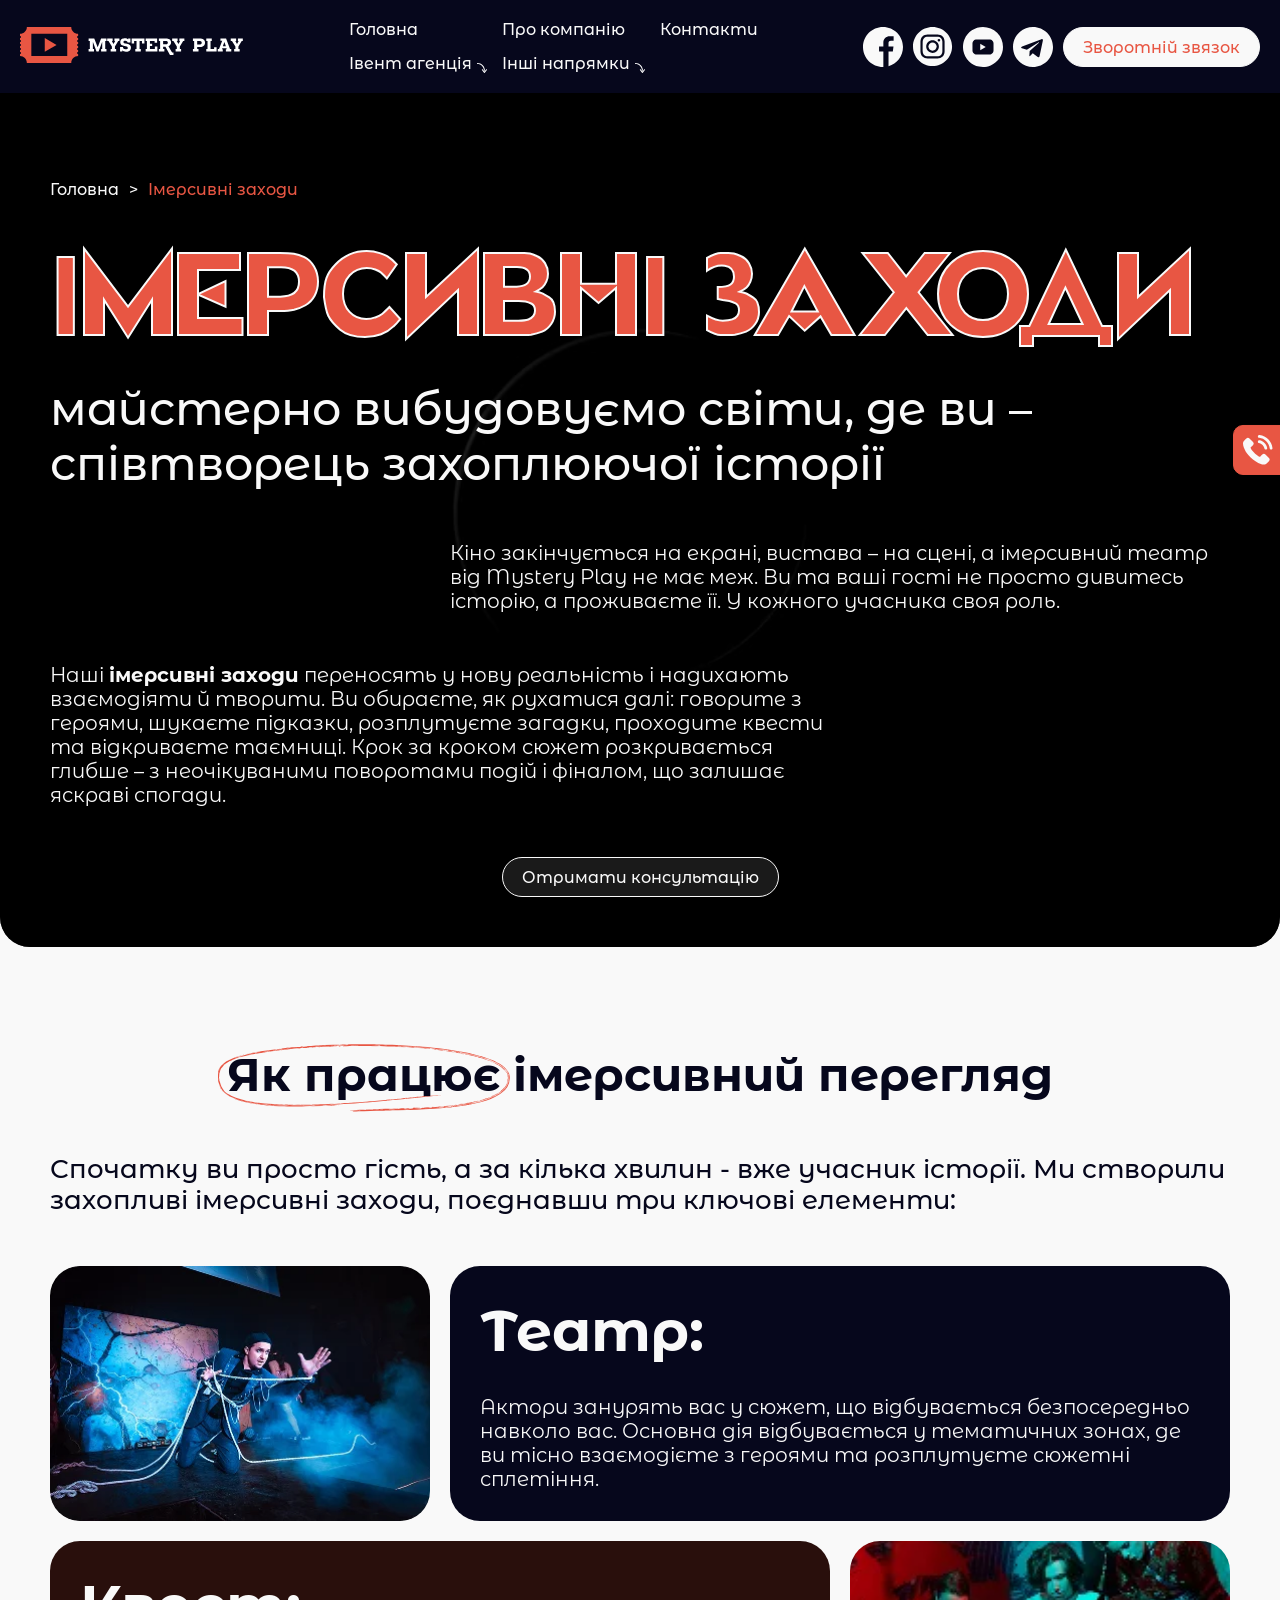
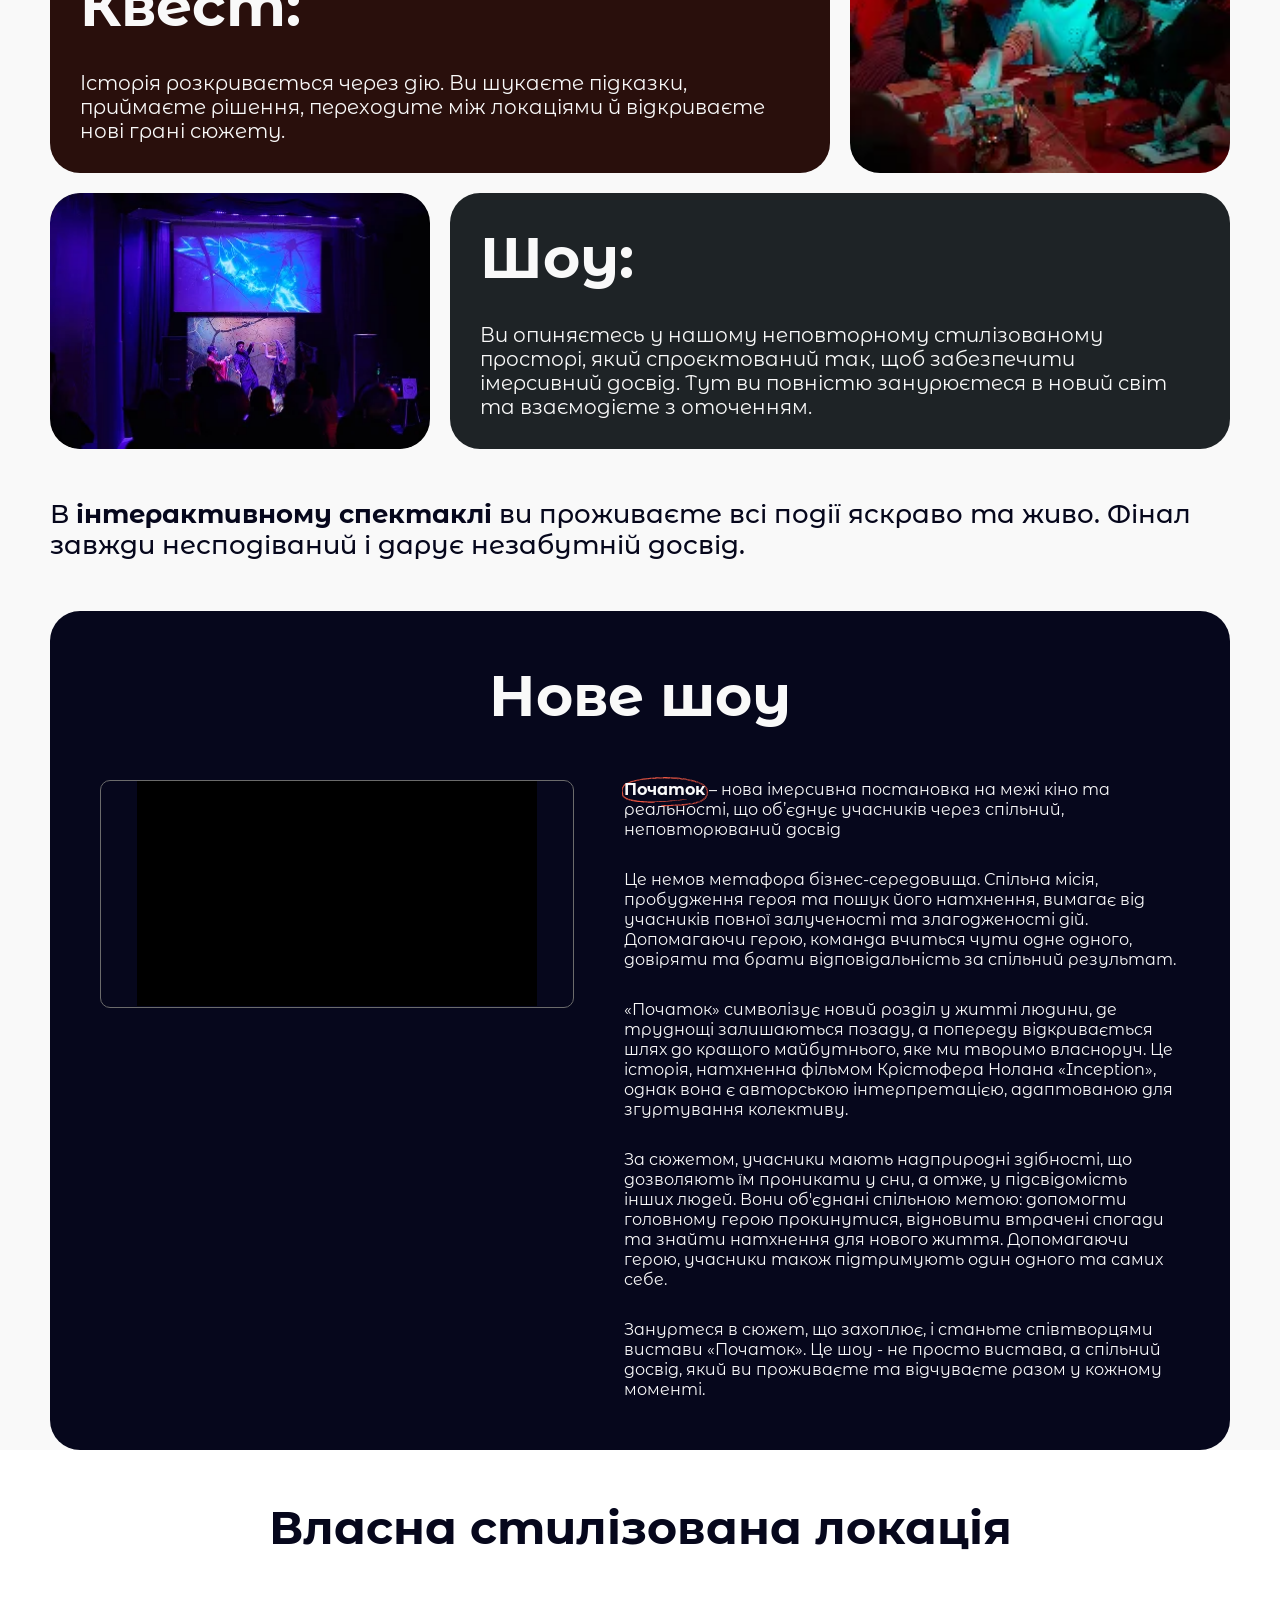
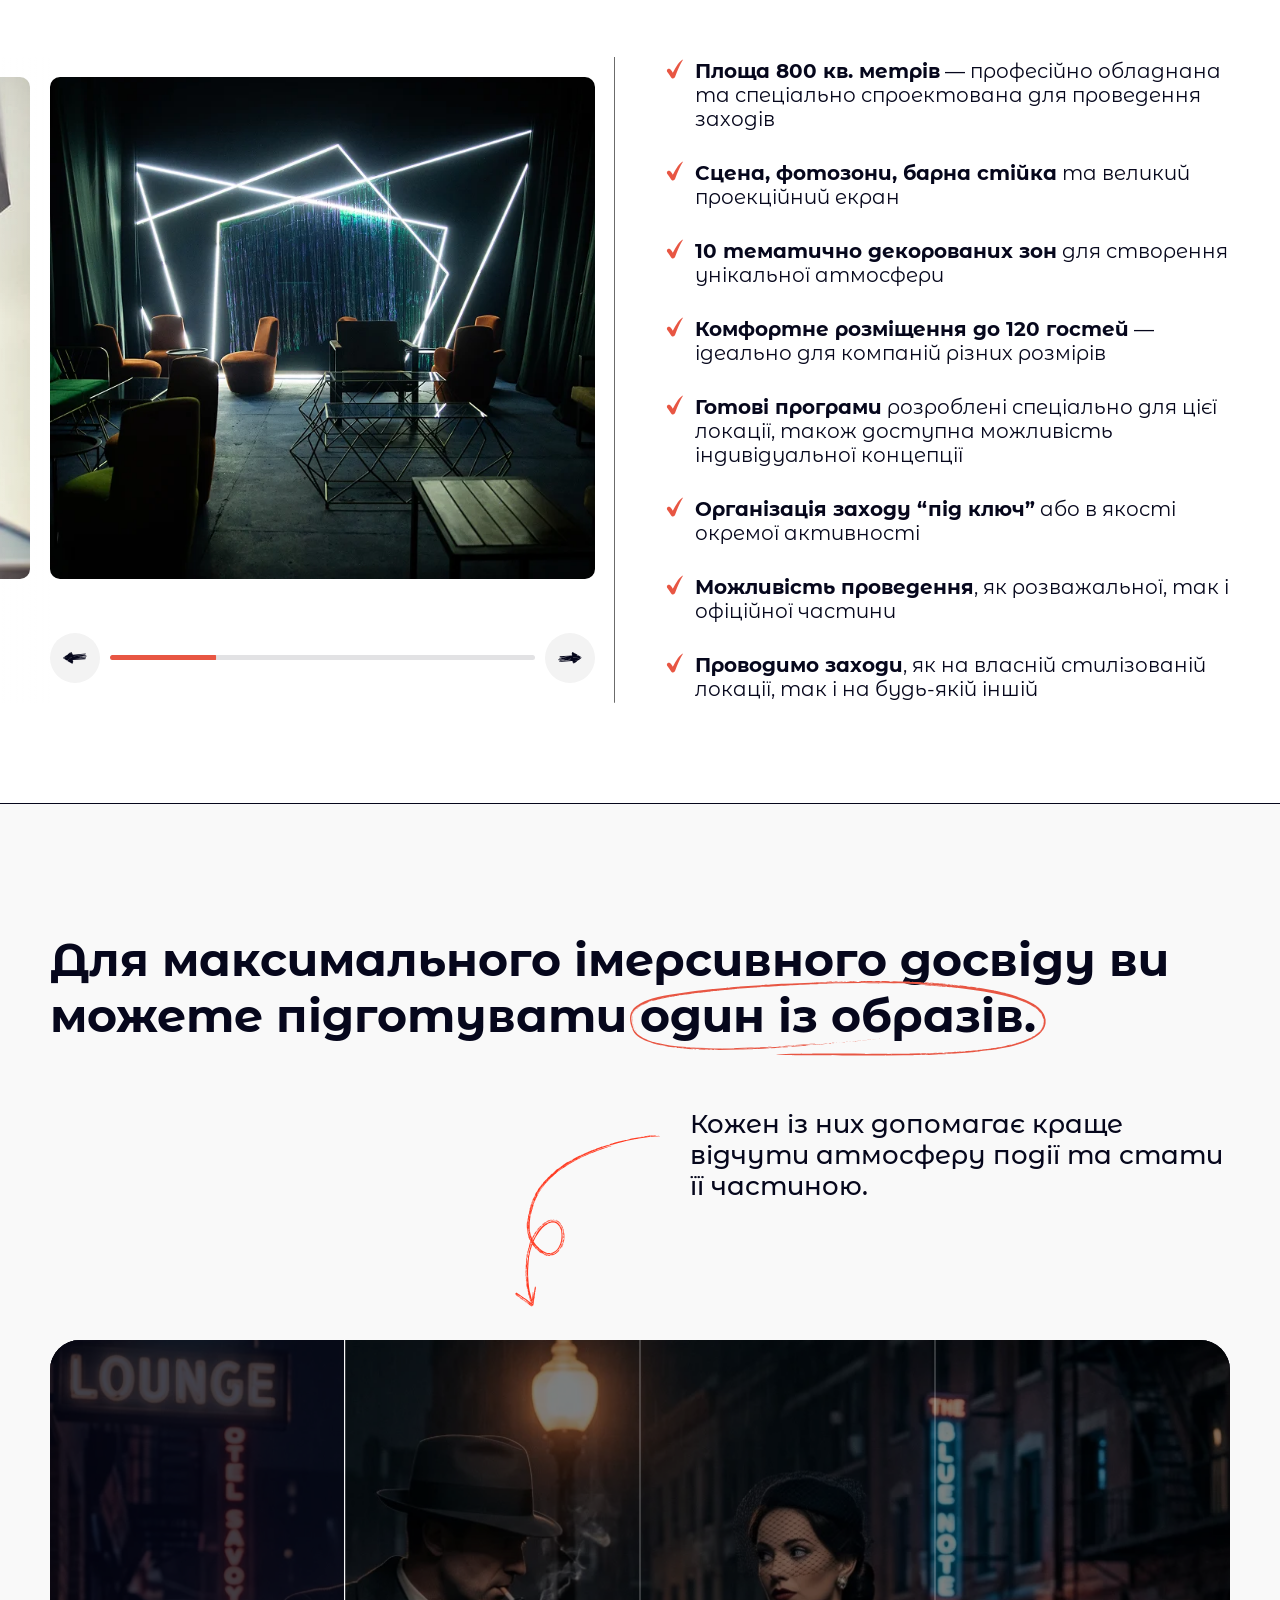
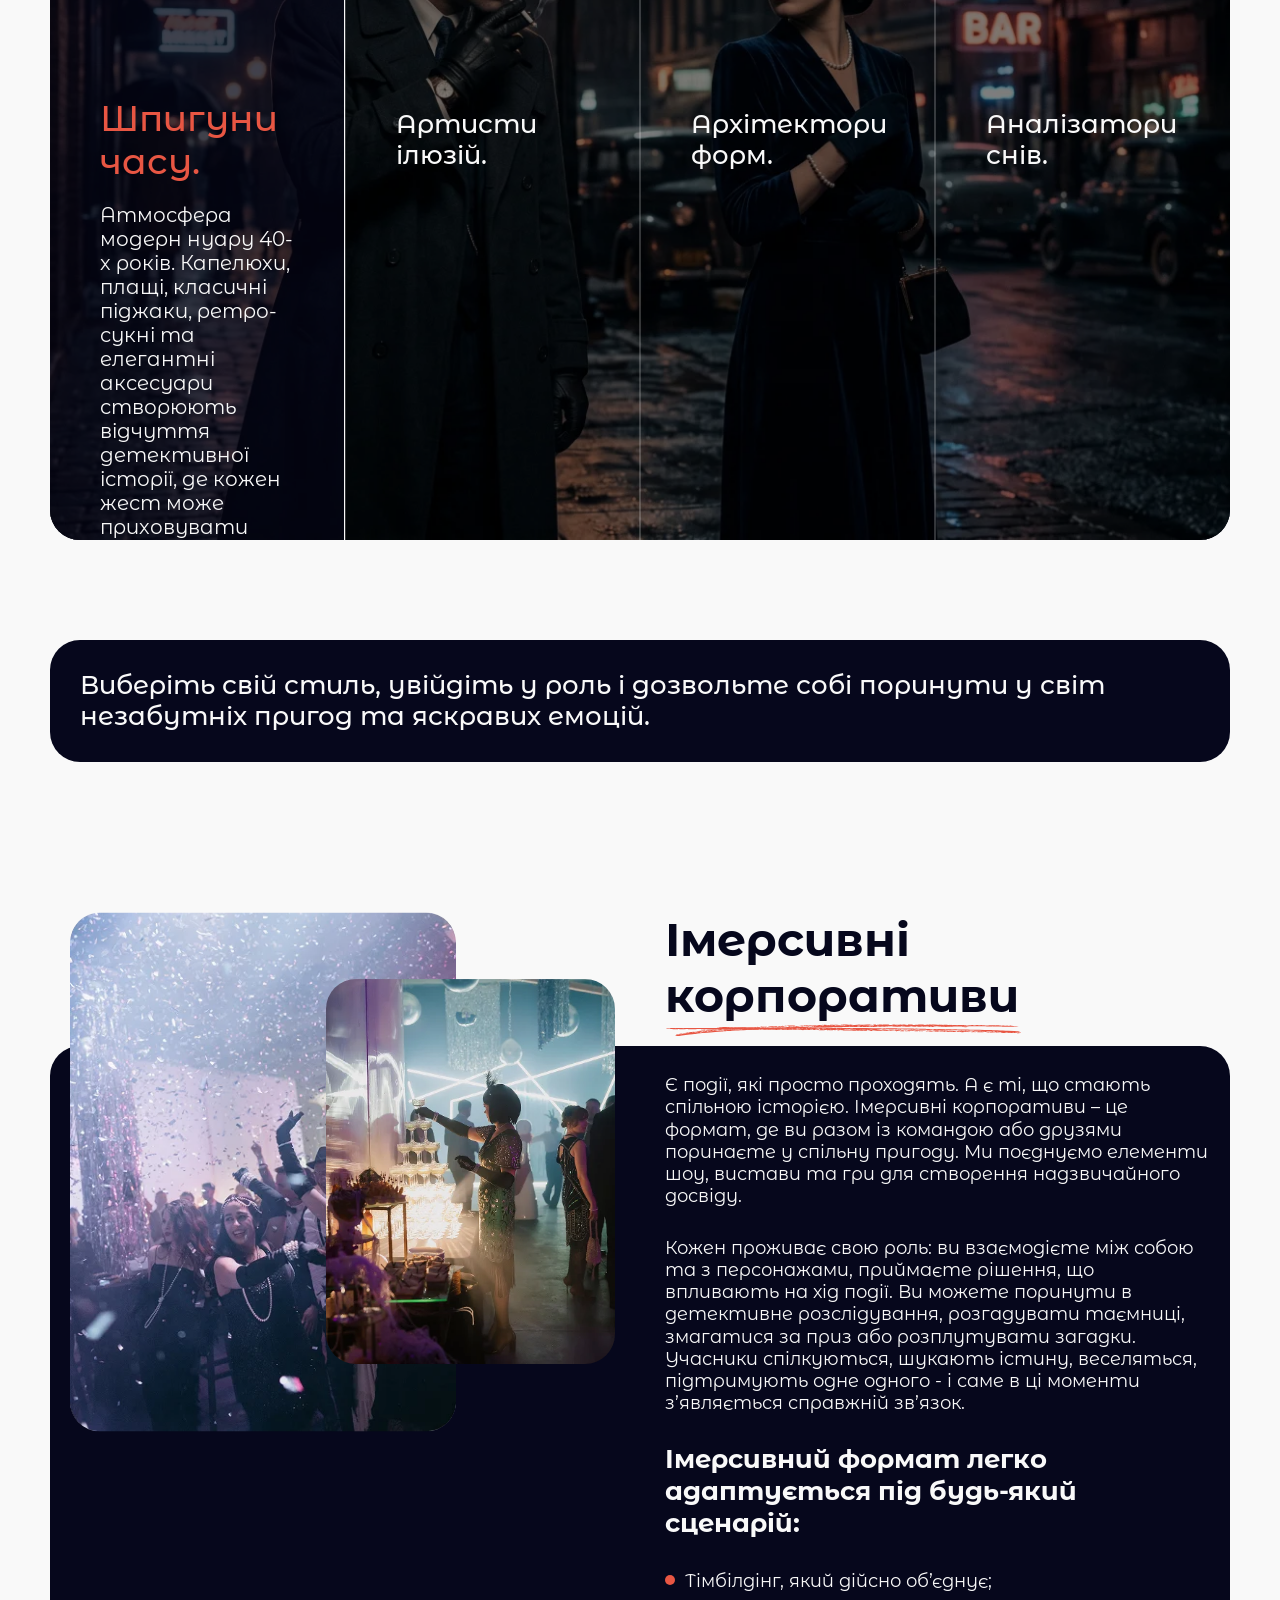
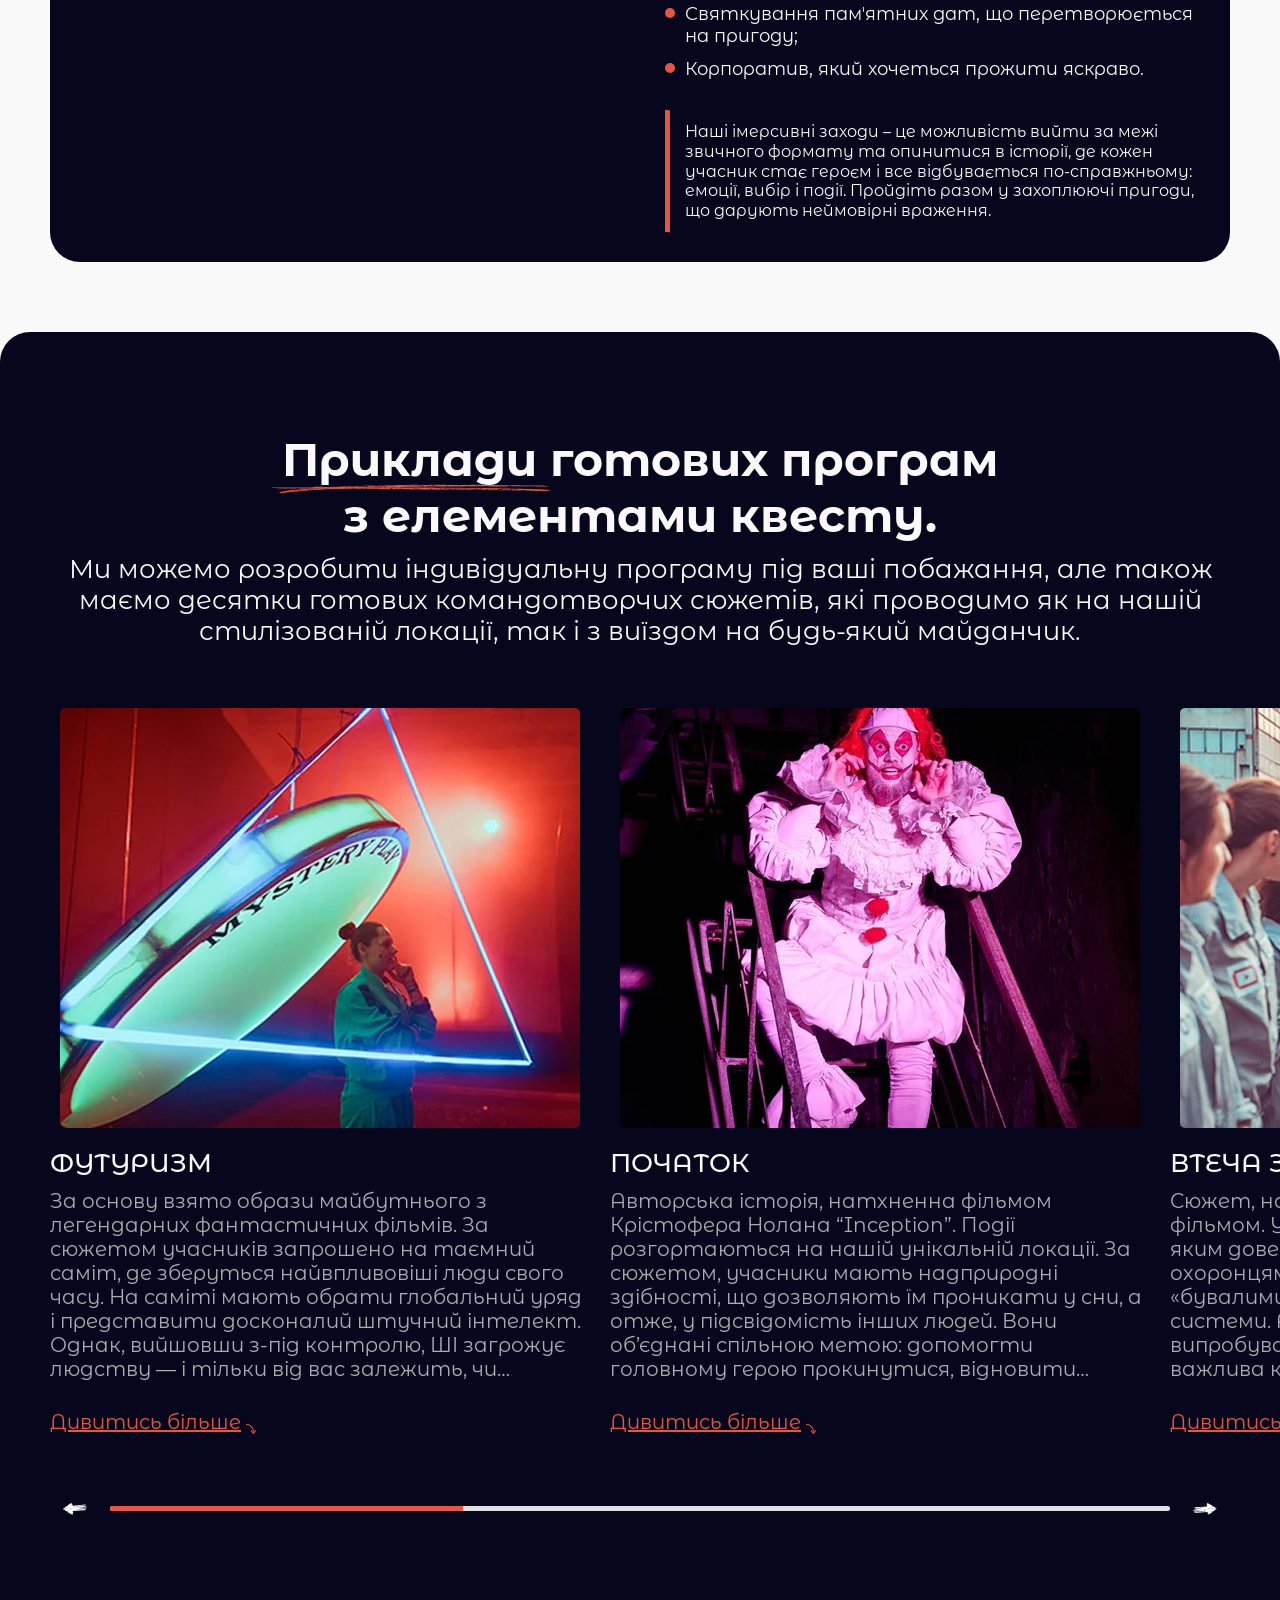
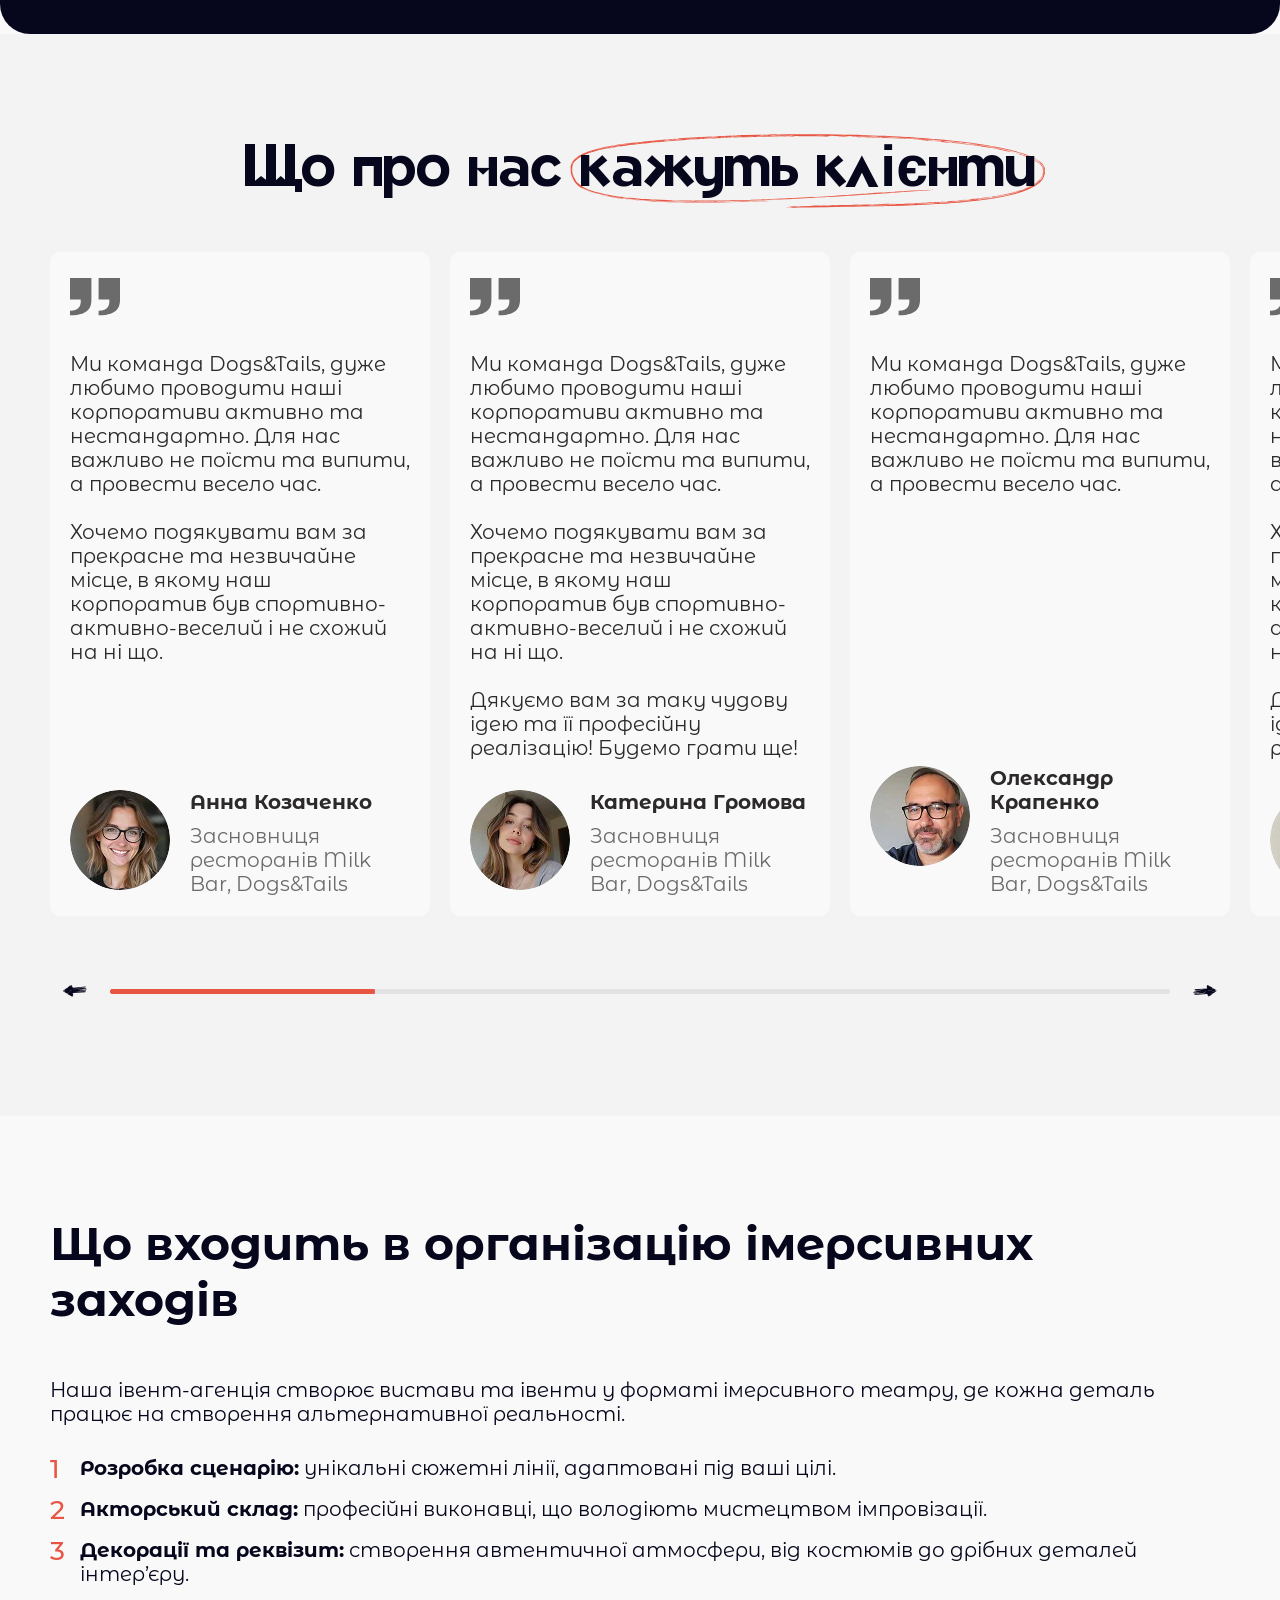
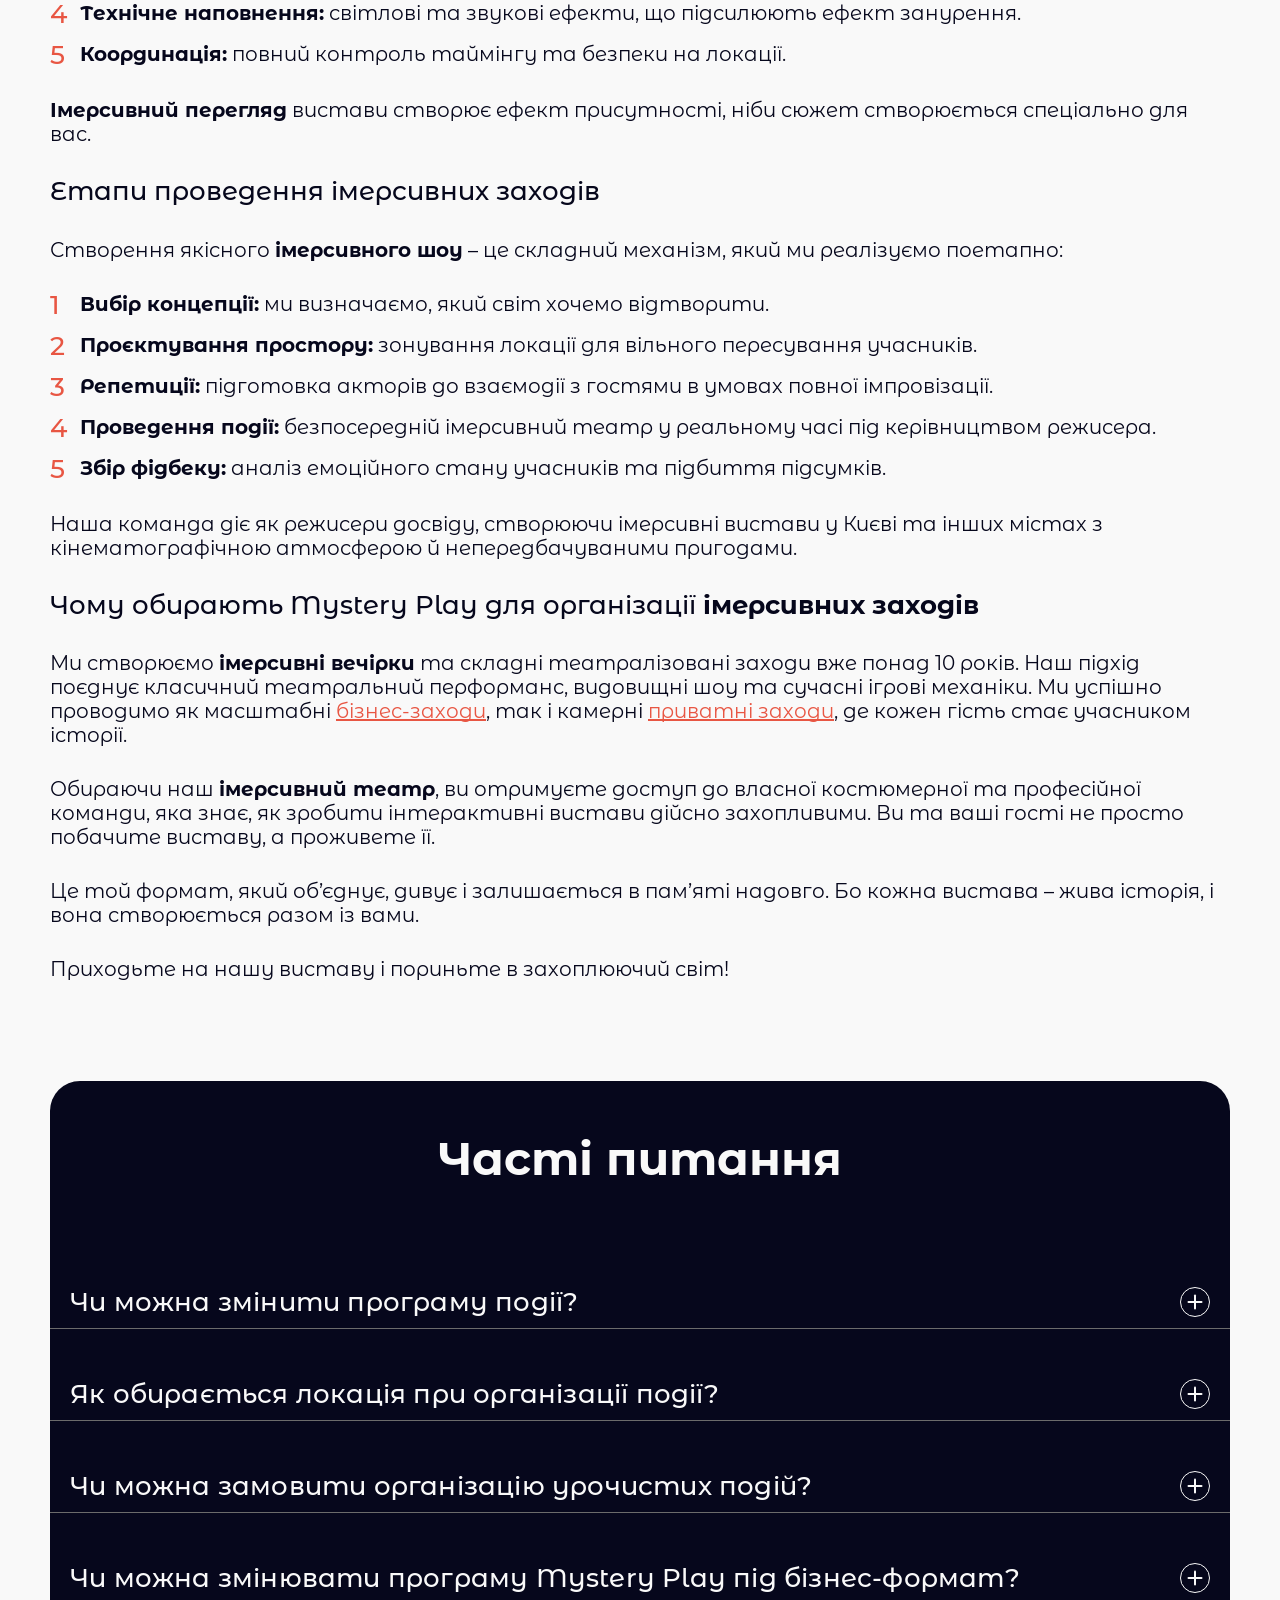
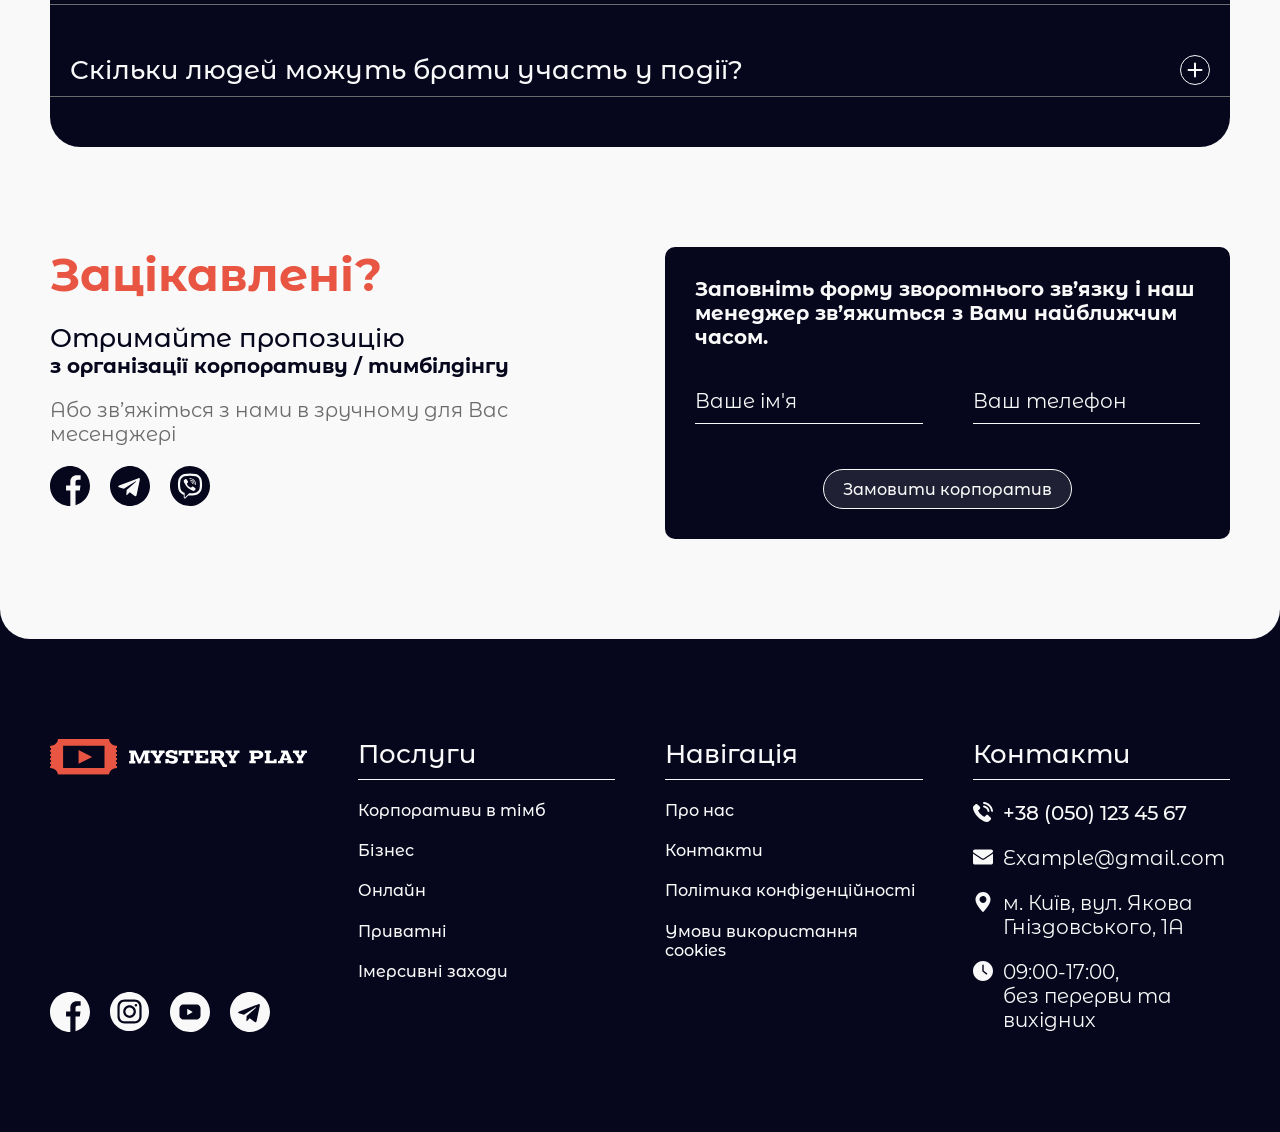
<file: imersive-event.html>
<!DOCTYPE html>
<html lang="en">

<head>
   <meta charset="UTF-8">
   <meta name="viewport" content="width=device-width, initial-scale=1.0">
   <title>MysteryPlay</title>

   <link rel="stylesheet" href="./css/style.css">

</head>

<body>
    
   <div class="wrapper">
      <div class="close-bg"></div>
      <div class="modal mobile-menu" id="mobile-menu-modal">
         <button class="mobile-menu-close modal__close-btn" data-close="mobile-menu-modal">
            <svg width="13" height="13" viewBox="0 0 13 13" fill="none" xmlns="http://www.w3.org/2000/svg">
              <path fill-rule="evenodd" clip-rule="evenodd" d="M0.244213 10.7327C0.0878461 10.889 0 11.1011 0 11.3223C0 11.5434 0.0878461 11.7555 0.244213 11.9118C0.400581 12.0682 0.61266 12.156 0.833797 12.156C1.05493 12.156 1.26701 12.0682 1.42338 11.9118L6.07755 7.256L10.7325 11.911C10.8897 12.0628 11.1002 12.1468 11.3187 12.1449C11.5372 12.143 11.7462 12.0554 11.9007 11.9009C12.0552 11.7463 12.1429 11.5373 12.1448 11.3188C12.1467 11.1003 12.0627 10.8898 11.9109 10.7327L7.25588 6.07767L11.9109 1.42267C12.0671 1.2663 12.1549 1.05427 12.1548 0.833207C12.1547 0.612149 12.0668 0.400175 11.9105 0.243919C11.7541 0.0876618 11.5421 -7.80857e-05 11.321 5.21452e-08C11.0999 7.819e-05 10.888 0.0879682 10.7317 0.244335L6.07755 4.89934L1.42255 0.244335C1.26538 0.092537 1.05488 0.00854172 0.836379 0.0104404C0.617882 0.0123391 0.408871 0.0999797 0.254364 0.254486C0.0998576 0.408993 0.012217 0.618004 0.0103184 0.836501C0.00841968 1.055 0.092415 1.2655 0.244213 1.42267L4.89921 6.07767L0.244213 10.7327Z" fill="#F9F9F9" />
            </svg>
         </button>
         <p class="mobile-menu__title">
            Меню:
         </p>
         <ul class="mobile-nav">
            <li class="mobile-nav__item">
               <a href="" class="mobile-nav__link">Головна</a>
            </li>
            <li class="mobile-nav__item" data-modal="megamenu-events">
               Івент агенція
               <svg width="16" height="16" viewBox="0 0 16 16" fill="none" xmlns="http://www.w3.org/2000/svg">
                 <path d="M10.6667 8C10.6667 8.2 10.6 8.33333 10.4667 8.46667L7.13333 11.8C6.86667 12.0667 6.46667 12.0667 6.2 11.8C5.93333 11.5333 5.93333 11.1333 6.2 10.8667L9.06667 8L6.2 5.13333C5.93333 4.86667 5.93333 4.46667 6.2 4.2C6.46667 3.93333 6.86667 3.93333 7.13333 4.2L10.4667 7.53333C10.6 7.66667 10.6667 7.8 10.6667 8Z" fill="#F9F9F9" />
               </svg>
            </li>
            <li class="mobile-nav__item mobile-nav__item--active">
               <a href="" class="mobile-nav__link">Про компанію</a>
            </li>
            <li class="mobile-nav__item">
               Інші напрямки
               <svg width="16" height="16" viewBox="0 0 16 16" fill="none" xmlns="http://www.w3.org/2000/svg">
                 <path d="M10.6667 8C10.6667 8.2 10.6 8.33333 10.4667 8.46667L7.13333 11.8C6.86667 12.0667 6.46667 12.0667 6.2 11.8C5.93333 11.5333 5.93333 11.1333 6.2 10.8667L9.06667 8L6.2 5.13333C5.93333 4.86667 5.93333 4.46667 6.2 4.2C6.46667 3.93333 6.86667 3.93333 7.13333 4.2L10.4667 7.53333C10.6 7.66667 10.6667 7.8 10.6667 8Z" fill="#F9F9F9" />
               </svg>
            </li>
            <li class="mobile-nav__item">
               <a href="" class="mobile-nav__link">Контакти</a>
            </li>
         </ul>
         <div class="mobile-contact">
            <a href="" class="button button--size-type2">Зворотній звязок</a>
            <div class="social">
               <a class="social__item" href="">
                  <svg width="40" height="40" viewBox="0 0 40 40" fill="none" xmlns="http://www.w3.org/2000/svg">
                    <path d="M40 20C40 8.95312 31.0469 0 20 0C8.95312 0 0 8.95312 0 20C0 31.0469 8.95312 40 20 40C20.1172 40 20.2344 40 20.3516 39.9922V24.4297H16.0547V19.4219H20.3516V15.7344C20.3516 11.4609 22.9609 9.13281 26.7734 9.13281C28.6016 9.13281 30.1719 9.26562 30.625 9.32812V13.7969H28C25.9297 13.7969 25.5234 14.7812 25.5234 16.2266V19.4141H30.4844L29.8359 24.4219H25.5234V39.2266C33.8828 36.8281 40 29.1328 40 20Z" fill="#F9F9F9" />
                  </svg>
               </a>
               <a class="social__item" href="">
                  <svg width="40" height="40" viewBox="0 0 40 40" fill="none" xmlns="http://www.w3.org/2000/svg">
                    <path d="M19.5312 23.6328C21.7965 23.6328 23.6328 21.7965 23.6328 19.5312C23.6328 17.266 21.7965 15.4297 19.5312 15.4297C17.266 15.4297 15.4297 17.266 15.4297 19.5312C15.4297 21.7965 17.266 23.6328 19.5312 23.6328Z" fill="#F9F9F9" />
                    <path d="M19.5312 0C8.74445 0 0 8.74445 0 19.5312C0 30.318 8.74445 39.0625 19.5312 39.0625C30.318 39.0625 39.0625 30.318 39.0625 19.5312C39.0625 8.74445 30.318 0 19.5312 0ZM31.5983 24.4953C31.5045 26.3522 30.9827 28.1833 29.6295 29.5221C28.2632 30.8737 26.4234 31.3773 24.5487 31.4701H14.5139C12.6389 31.3773 10.7994 30.874 9.43305 29.5221C8.07977 28.1833 7.55805 26.3522 7.4643 24.4953V14.5672C7.55805 12.7103 8.07984 10.8792 9.43305 9.54031C10.7994 8.18875 12.6391 7.68516 14.5139 7.59242H24.5486C26.4236 7.68516 28.2631 8.18852 29.6295 9.54031C30.9827 10.8792 31.5045 12.7103 31.5982 14.5672L31.5983 24.4953Z" fill="#F9F9F9" />
                    <path d="M24.4218 9.85496C21.9776 9.78793 17.0854 9.78793 14.6412 9.85496C13.3693 9.88988 11.9273 10.2065 11.021 11.1745C10.0793 12.1807 9.72347 13.3963 9.68737 14.7562C9.62394 17.1431 9.68737 24.3071 9.68737 24.3071C9.7287 25.6669 10.0793 26.8827 11.021 27.8889C11.9273 28.8571 13.3693 29.1735 14.6412 29.2084C17.0854 29.2754 21.9776 29.2754 24.4218 29.2084C25.6938 29.1735 27.1357 28.8568 28.042 27.8889C28.9837 26.8827 29.3396 25.6671 29.3757 24.3071V14.7562C29.3396 13.3963 28.9837 12.1807 28.042 11.1745C27.1354 10.2062 25.6935 9.88988 24.4218 9.85496ZM19.5312 25.8891C18.2738 25.8891 17.0447 25.5162 15.9992 24.8177C14.9537 24.1191 14.1389 23.1262 13.6577 21.9646C13.1765 20.8029 13.0506 19.5246 13.2959 18.2914C13.5412 17.0582 14.1467 15.9254 15.0358 15.0363C15.9249 14.1472 17.0577 13.5417 18.2909 13.2964C19.5241 13.0511 20.8024 13.177 21.9641 13.6582C23.1257 14.1394 24.1186 14.9542 24.8172 15.9997C25.5158 17.0452 25.8886 18.2743 25.8886 19.5317C25.8886 21.2178 25.2188 22.8348 24.0266 24.0271C22.8343 25.2193 21.2173 25.8891 19.5312 25.8891ZM25.9157 14.4865C25.6642 14.4865 25.4184 14.4118 25.2093 14.2721C25.0003 14.1323 24.8374 13.9337 24.7412 13.7014C24.645 13.4691 24.6199 13.2134 24.669 12.9668C24.718 12.7202 24.8392 12.4936 25.017 12.3159C25.1948 12.1381 25.4214 12.017 25.668 11.968C25.9147 11.9189 26.1703 11.9441 26.4026 12.0404C26.6349 12.1366 26.8335 12.2996 26.9732 12.5087C27.1129 12.7178 27.1875 12.9636 27.1875 13.215C27.1875 13.382 27.1546 13.5474 27.0906 13.7017C27.0267 13.856 26.933 13.9962 26.8149 14.1142C26.6968 14.2323 26.5566 14.3259 26.4023 14.3898C26.248 14.4537 26.0827 14.4866 25.9157 14.4865Z" fill="#F9F9F9" />
                  </svg>
               </a>
               <a class="social__item" href="">
                  <svg width="40" height="40" viewBox="0 0 40 40" fill="none" xmlns="http://www.w3.org/2000/svg">
                    <path d="M17.2266 23.2261L22.7739 20.0076L17.2266 16.7734V23.2261Z" fill="#F9F9F9" />
                    <path d="M20 0C16.0444 0 12.1776 1.17298 8.8886 3.37061C5.59962 5.56824 3.03617 8.69181 1.52242 12.3463C0.00866564 16.0009 -0.387401 20.0222 0.384303 23.9018C1.15601 27.7814 3.06082 31.3451 5.85787 34.1421C8.65492 36.9392 12.2186 38.844 16.0982 39.6157C19.9778 40.3874 23.9992 39.9913 27.6537 38.4776C31.3082 36.9638 34.4318 34.4004 36.6294 31.1114C38.827 27.8224 40 23.9556 40 20C40 14.6957 37.8929 9.60859 34.1421 5.85786C30.3914 2.10714 25.3043 0 20 0ZM30.5263 23.5395C30.5267 24.0626 30.4239 24.5806 30.224 25.064C30.0241 25.5473 29.7308 25.9866 29.3611 26.3566C28.9913 26.7266 28.5523 27.0201 28.069 27.2204C27.5858 27.4206 27.0678 27.5237 26.5447 27.5237H13.4553C12.9322 27.5237 12.4142 27.4206 11.931 27.2204C11.4477 27.0201 11.0087 26.7266 10.6389 26.3566C10.2692 25.9866 9.97596 25.5473 9.77602 25.064C9.57608 24.5806 9.47335 24.0626 9.47369 23.5395V16.4605C9.47335 15.9374 9.57608 15.4194 9.77602 14.936C9.97596 14.4527 10.2692 14.0134 10.6389 13.6434C11.0087 13.2734 11.4477 12.9799 11.931 12.7796C12.4142 12.5794 12.9322 12.4763 13.4553 12.4763H26.5447C27.0678 12.4763 27.5858 12.5794 28.069 12.7796C28.5523 12.9799 28.9913 13.2734 29.3611 13.6434C29.7308 14.0134 30.0241 14.4527 30.224 14.936C30.4239 15.4194 30.5267 15.9374 30.5263 16.4605V23.5395Z" fill="#F9F9F9" />
                  </svg>
               </a>
               <a class="social__item" href="">
                  <svg width="40" height="40" viewBox="0 0 40 40" fill="none" xmlns="http://www.w3.org/2000/svg">
                    <path d="M20 40C31.0483 40 40 31.0483 40 20C40 8.95167 31.0483 0 20 0C8.95167 0 0 8.95167 0 20C0 31.0483 8.95167 40 20 40ZM9.15167 19.5667L28.435 12.1317C29.33 11.8083 30.1117 12.35 29.8217 13.7033L29.8233 13.7017L26.54 29.17C26.2967 30.2667 25.645 30.5333 24.7333 30.0167L19.7333 26.3317L17.3217 28.655C17.055 28.9217 16.83 29.1467 16.3133 29.1467L16.6683 24.0583L25.935 15.6867C26.3383 15.3317 25.845 15.1317 25.3133 15.485L13.8617 22.695L8.925 21.155C7.85333 20.815 7.83 20.0833 9.15167 19.5667Z" fill="#F9F9F9" />
                  </svg>
               </a>
            </div>
            <ul class="mobile-contact-list">
               <li class="mobile-contact-list__item">
                  <svg width="19" height="19" viewBox="0 0 19 19" fill="none" xmlns="http://www.w3.org/2000/svg">
                    <path d="M0.521444 8.03162C0.186444 7.12501 -0.0499555 6.19901 0.0090445 5.21361C0.0484445 4.60281 0.285044 4.09061 0.738244 3.65701C1.21104 3.20381 1.68404 2.71101 2.15704 2.25801C2.76784 1.64721 3.55604 1.64721 4.16704 2.25801L5.30984 3.40081C5.68424 3.77521 6.05844 4.13001 6.41324 4.50441C7.06344 5.15461 7.06344 5.92301 6.41324 6.57341C5.96004 7.04621 5.48724 7.49941 5.01424 7.95281C4.89604 8.07081 4.87624 8.16941 4.93544 8.32701C5.25064 9.07581 5.68424 9.72621 6.19644 10.3568C7.20144 11.5982 8.36404 12.7016 9.72364 13.5688C10.0192 13.746 10.3344 13.8838 10.6496 14.0416C10.8074 14.1204 10.906 14.1006 11.0438 13.9628C11.497 13.4898 11.9698 13.0168 12.443 12.544C13.0538 11.9332 13.842 11.9332 14.453 12.544C15.2016 13.2928 15.97 14.0416 16.719 14.81C17.3494 15.4406 17.3494 16.2288 16.719 16.8594C16.2854 17.2928 15.8322 17.7066 15.438 18.1598C14.847 18.8102 14.118 19.0268 13.2706 18.9874C12.0488 18.9284 10.906 18.5146 9.82224 17.9826C7.39844 16.8002 5.30984 15.1646 3.57564 13.0956C2.27524 11.5784 1.21104 9.90361 0.521444 8.03162ZM18.9954 8.44701C18.546 4.00801 15.0236 0.473814 10.5902 0.00521417C10.055 -0.0513858 9.58564 0.359814 9.58564 0.898014V0.915214C9.58564 1.37621 9.93524 1.75921 10.3936 1.80761C13.9666 2.18421 16.8266 5.02821 17.2076 8.61341C17.2568 9.07541 17.6454 9.42621 18.11 9.42121C18.632 9.41541 19.048 8.96641 18.9954 8.44701ZM9.58564 4.29981V4.31241C9.58564 4.74201 9.88664 5.12381 10.3102 5.19641C11.1802 5.34541 11.9854 5.76121 12.6202 6.39601C13.255 7.03081 13.6708 7.83601 13.82 8.70601C13.8924 9.12961 14.2742 9.43061 14.704 9.43061H14.712C15.266 9.43061 15.6964 8.93221 15.5994 8.38661C15.1494 5.85301 13.1472 3.85001 10.6262 3.41161C10.0816 3.31681 9.58564 3.74721 9.58564 4.29981Z" fill="#F9F9F9" />
                  </svg>
                  +38 (050) 123 45 67
               </li>
               <li class="mobile-contact-list__item">
                  <svg width="20" height="15" viewBox="0 0 20 15" fill="none" xmlns="http://www.w3.org/2000/svg">
                    <path d="M11.6714 9.74281C11.1739 10.0745 10.5959 10.2499 10 10.2499C9.40414 10.2499 8.82617 10.0745 8.32859 9.74281L0.133164 4.27902C0.087922 4.24877 0.0435173 4.21729 0 4.18461L0 13.1376C0 14.1641 0.833008 14.9788 1.84113 14.9788H18.1588C19.1853 14.9788 20 14.1457 20 13.1376V4.18457C19.9564 4.21734 19.9119 4.24889 19.8665 4.27918L11.6714 9.74281Z" fill="#F9F9F9" />
                    <path d="M0.783204 3.30438L8.97863 8.7682C9.28887 8.97504 9.64441 9.07844 9.99996 9.07844C10.3555 9.07844 10.7111 8.975 11.0214 8.7682L19.2168 3.30438C19.7072 2.97762 20 2.43074 20 1.84051C20 0.825625 19.1743 0 18.1595 0H1.84051C0.825665 3.90625e-05 9.68791e-07 0.825664 9.68791e-07 1.84148C-0.000303273 2.13102 0.0710559 2.41613 0.207714 2.67138C0.344372 2.92663 0.54208 3.1441 0.783204 3.30438Z" fill="#F9F9F9" />
                  </svg>
                  Example@gmail.com
               </li>
               <li class="mobile-contact-list__item">
                  <svg width="15" height="20" viewBox="0 0 15 20" fill="none" xmlns="http://www.w3.org/2000/svg">
                    <path d="M7.5 0C5.51169 0.00264579 3.60557 0.793672 2.19962 2.19962C0.793672 3.60557 0.00264579 5.51169 0 7.5C0 12.8844 6.9875 19.6281 7.28437 19.9125C7.34212 19.9686 7.41947 20 7.5 20C7.58053 20 7.65788 19.9686 7.71562 19.9125C8.0125 19.6281 15 12.8844 15 7.5C14.9974 5.51169 14.2063 3.60557 12.8004 2.19962C11.3944 0.793672 9.48831 0.00264579 7.5 0ZM7.5 10.9375C6.82013 10.9375 6.15552 10.7359 5.59023 10.3582C5.02493 9.98046 4.58434 9.4436 4.32416 8.81547C4.06399 8.18735 3.99591 7.49619 4.12855 6.82938C4.26119 6.16257 4.58858 5.55006 5.06932 5.06932C5.55006 4.58858 6.16257 4.26119 6.82938 4.12855C7.49619 3.99591 8.18735 4.06399 8.81547 4.32416C9.4436 4.58434 9.98046 5.02493 10.3582 5.59023C10.7359 6.15552 10.9375 6.82013 10.9375 7.5C10.9369 8.4115 10.5746 9.28551 9.93004 9.93004C9.28551 10.5746 8.4115 10.9369 7.5 10.9375Z" fill="#F9F9F9" />
                  </svg>
                  м. Київ, вул. Якова Гніздовського, 1А
               </li>
               <li class="mobile-contact-list__item">
                  <svg width="20" height="20" viewBox="0 0 20 20" fill="none" xmlns="http://www.w3.org/2000/svg">
                    <path d="M10 20C15.5214 20 20 15.5214 20 10C20 4.47856 15.5214 0 10 0C4.47856 0 0 4.47856 0 10C0 15.5214 4.47856 20 10 20ZM9.28569 4.28572C9.28569 3.89285 9.60713 3.57142 10 3.57142C10.3929 3.57142 10.7143 3.89285 10.7143 4.28572V9.65715L14.0179 12.3C14.325 12.5464 14.375 12.9964 14.1286 13.3036C14.0619 13.3873 13.9771 13.4549 13.8807 13.5013C13.7842 13.5477 13.6785 13.5716 13.5714 13.5714C13.4143 13.5714 13.2571 13.5214 13.125 13.4143L9.55359 10.5572C9.38574 10.4214 9.28575 10.2179 9.28575 10V4.28572H9.28569Z" fill="#F9F9F9" />
                  </svg>
                  09:00-17:00,<br>
                  без перерви та вихідних
               </li>
            </ul>
         </div>
      </div>
      <div class="sub-nav modal" id="megamenu-events">
         <div class="sub-nav-title">
            <svg class="sub-nav-title__close" data-modal="mobile-menu-modal" width="16" height="16" viewBox="0 0 16 16" fill="none" xmlns="http://www.w3.org/2000/svg">
              <path d="M5.33333 8C5.33333 7.8 5.4 7.66667 5.53333 7.53333L8.86667 4.2C9.13333 3.93333 9.53333 3.93333 9.8 4.2C10.0667 4.46667 10.0667 4.86667 9.8 5.13333L6.93333 8L9.8 10.8667C10.0667 11.1333 10.0667 11.5333 9.8 11.8C9.53333 12.0667 9.13333 12.0667 8.86667 11.8L5.53333 8.46667C5.4 8.33333 5.33333 8.2 5.33333 8Z" fill="#F9F9F9" />
            </svg>
            <p class="sub-nav-title__text">
               Івент агенція
            </p>
         </div>
         <button class="mobile-menu-close modal__close-btn" data-close="megamenu-events">
            <svg width="13" height="13" viewBox="0 0 13 13" fill="none" xmlns="http://www.w3.org/2000/svg">
              <path fill-rule="evenodd" clip-rule="evenodd" d="M0.244213 10.7327C0.0878461 10.889 0 11.1011 0 11.3223C0 11.5434 0.0878461 11.7555 0.244213 11.9118C0.400581 12.0682 0.61266 12.156 0.833797 12.156C1.05493 12.156 1.26701 12.0682 1.42338 11.9118L6.07755 7.256L10.7325 11.911C10.8897 12.0628 11.1002 12.1468 11.3187 12.1449C11.5372 12.143 11.7462 12.0554 11.9007 11.9009C12.0552 11.7463 12.1429 11.5373 12.1448 11.3188C12.1467 11.1003 12.0627 10.8898 11.9109 10.7327L7.25588 6.07767L11.9109 1.42267C12.0671 1.2663 12.1549 1.05427 12.1548 0.833207C12.1547 0.612149 12.0668 0.400175 11.9105 0.243919C11.7541 0.0876618 11.5421 -7.80857e-05 11.321 5.21452e-08C11.0999 7.819e-05 10.888 0.0879682 10.7317 0.244335L6.07755 4.89934L1.42255 0.244335C1.26538 0.092537 1.05488 0.00854172 0.836379 0.0104404C0.617882 0.0123391 0.408871 0.0999797 0.254364 0.254486C0.0998576 0.408993 0.012217 0.618004 0.0103184 0.836501C0.00841968 1.055 0.092415 1.2655 0.244213 1.42267L4.89921 6.07767L0.244213 10.7327Z" fill="#F9F9F9" />
            </svg>
         </button>
         <a class="sub-nav-item" href="">
            <div class="sub-nav-item__img-container">
               <img src="./img/nav-img1.webp" alt="">
            </div>
            <p class="sub-nav-item__title">Корпоративи і тімбілдінги</p>
         </a>
         <a class="sub-nav-item" href="">
            <div class="sub-nav-item__img-container">
               <img src="./img/nav-img2.webp" alt="">
            </div>
            <p class="sub-nav-item__title">Бізнес заходи</p>
         </a>
         <a class="sub-nav-item" href="">
            <div class="sub-nav-item__img-container">
               <img src="./img/nav-img3.webp" alt="">
            </div>
            <p class="sub-nav-item__title">Онлайн заходи</p>
         </a>
         <a class="sub-nav-item" href="">
            <div class="sub-nav-item__img-container">
               <img src="./img/nav-img4.webp" alt="">
            </div>
            <p class="sub-nav-item__title">Приватні заходи</p>
         </a>
         <a class="sub-nav-item" href="">
            <div class="sub-nav-item__img-container">
               <img src="./img/nav-img5.webp" alt="">
            </div>
            <p class="sub-nav-item__title">Імерсивні заходи</p>
         </a>
      </div>
      <header class="header">
         <a href="#" class="header__logo">
            <svg width="223" height="36" viewBox="0 0 223 36" fill="none" xmlns="http://www.w3.org/2000/svg">
               <g clip-path="url(#clip0_4_88)">
                  <mask id="mask0_4_88" style="mask-type:luminance" maskUnits="userSpaceOnUse" x="0" y="0" width="223" height="36">
                     <path d="M0 0H222.9V35.92H0V0Z" fill="white" />
                  </mask>
                  <g mask="url(#mask0_4_88)">
                     <path d="M58.12 8.95V6.85C54.32 6.85 51.26 3.79 51.26 0H6.86C6.86 3.8 3.8 6.86 0 6.86V8.96C0.55 8.96 1 9.4 1 9.96C1 10.5 0.55 10.96 0 10.96V12.96C0.55 12.96 1 13.4 1 13.96C1 14.51 0.55 14.96 0 14.96V16.96C0.55 16.96 1 17.41 1 17.96C1 18.51 0.55 18.96 0 18.96V20.96C0.55 20.96 1 21.41 1 21.96C1 22.51 0.55 22.96 0 22.96V24.96C0.55 24.96 1 25.41 1 25.96C1 26.51 0.55 26.96 0 26.96V29.06C3.8 29.06 6.86 32.13 6.86 35.92H51.26C51.26 32.12 54.33 29.06 58.12 29.06V26.96C57.56 26.96 57.12 26.52 57.12 25.96C57.12 25.4 57.56 24.96 58.12 24.96V22.96C57.56 22.96 57.12 22.52 57.12 21.96C57.12 21.4 57.56 20.96 58.12 20.96V18.96C57.56 18.96 57.12 18.51 57.12 17.96C57.12 17.41 57.56 16.96 58.12 16.96V14.96C57.56 14.96 57.12 14.51 57.12 13.96C57.12 13.4 57.56 12.96 58.12 12.96V10.96C57.56 10.96 57.12 10.5 57.12 9.96C57.12 9.4 57.56 8.96 58.12 8.96M47.26 28.96H11.34V6.77H47.24V28.97L47.26 28.96ZM24.76 24.82V11.1L36.59 17.96L24.76 24.82Z" fill="#E85643" />
                  </g>
                  <mask id="mask1_4_88" style="mask-type:luminance" maskUnits="userSpaceOnUse" x="0" y="0" width="223" height="36">
                     <path d="M0 0H222.9V35.92H0V0Z" fill="white" />
                  </mask>
                  <g mask="url(#mask1_4_88)">
                     <path d="M81.0999 21.9096L82.1999 21.9296V15.0596H82.1499L78.5899 24.4296H76.4999L72.9399 15.0596H72.8899V21.9196L73.9899 21.9396L74.0099 24.4396H68.6099V21.9396H69.8599V13.9996H68.6199V11.4996H74.2599L77.6799 20.3596L81.0799 11.4896H86.4599V14.0096H85.2299V21.9096H86.4599V24.4096H81.0999V21.9096ZM87.2199 11.4996H92.6499V14.0196H91.8099L93.5099 17.0996L95.2099 14.0196H94.4299V11.5196H99.4299V13.9996H98.2299L94.9299 19.5296V21.8896L96.1599 21.9096V24.4096H90.6599V21.9096H91.8799V19.5396L88.4799 14.0096H87.1999L87.2199 11.4996ZM107.68 15.4796C107.58 14.7796 107.08 13.6496 105.38 13.6496C103.88 13.6496 103.4 14.2496 103.4 14.8896C103.4 15.9896 104.84 16.2896 105.94 16.4596C108.69 16.9596 110.94 17.6296 110.94 20.4796C110.94 21.5296 110.84 24.7796 105.8 24.7796C104.53 24.7796 103.07 24.3496 102.3 23.3296V24.3996H100.04V20.0996H102.96C102.96 20.8796 103.36 22.2796 105.52 22.2796C106.65 22.2796 107.82 21.9796 107.82 20.8996C107.82 19.4996 106.09 19.2996 104.54 18.9496C102.24 18.4496 100.28 17.7996 100.28 14.9196C100.28 13.5796 100.93 12.3396 102.26 11.6996C102.98 11.3496 103.76 11.1396 105.06 11.1396C106.19 11.1396 107.62 11.6196 108.16 12.4896V11.4896H110.41V15.4696H107.69L107.68 15.4796ZM115.3 21.9096L116.53 21.9296V13.9996H114.15V16.4196H111.65V11.4996H124.45V16.4396H121.95V14.0196H119.58V21.9196H120.81V24.4196H115.31L115.3 21.9096ZM134.6 15.8496V14.0196H129.94V16.6396H132.16V19.0196H129.94V21.9196H134.87V19.4196H137.37V24.4196H125.67V21.9196H126.9V13.9996H125.67V11.4996H137.12V15.8296L134.6 15.8496ZM152.17 11.4996H157.6V14.0196H156.76L158.46 17.0996L160.14 14.0196H159.37V11.5196H164.37V13.9996H163.17L159.87 19.5296V21.8896L161.1 21.9096V24.4096H155.6V21.9096H156.82V19.5396L153.42 14.0096H152.17V11.4996ZM172.92 11.4996H179.92C182.62 11.4996 185.04 12.5596 185.04 15.6796C185.04 19.5796 181.4 19.9796 179.84 19.9796H177.2V21.9196H178.5V24.4196H172.92V21.9196H174.16V14.0196H172.92V11.5196V11.4996ZM177.2 17.4696H179.36C180.83 17.4696 181.76 16.8696 181.76 15.6996C181.76 14.0196 180.04 14.0196 179.36 14.0196H177.2V17.4696ZM186.28 11.4996H191.78V14.0196H190.56V21.9196H194.1V20.2596H196.6V24.4196H186.28V21.9196H187.51V13.9996H186.29L186.28 11.4996ZM200.47 11.4996H206.09L210.04 22.0996H211.28V24.4196H205.88V22.1496H206.75L206.47 21.3196H202.27L201.97 22.1496H202.77V24.4196H197.77V22.0996H199.01L202.21 13.7796H200.44V11.4996H200.47ZM202.87 19.2196H205.85L204.39 14.9196L202.87 19.2196ZM210.72 11.4996H216.14V14.0196H215.31L217.01 17.0996L218.69 14.0196H217.92V11.5196H222.92V13.9996H221.72L218.42 19.5296V21.8896L219.66 21.9096V24.4096H214.16V21.9096H215.39V19.5396L211.97 14.0096H210.74L210.72 11.4996ZM152.1 25.4996L148.44 19.2196C150.42 18.5196 151.08 16.7496 151.08 15.4396C151.08 12.3396 148.28 11.5096 146.21 11.5096H138.87V14.0296H140.1V21.9296H138.86V24.4296H144.36V21.9296H143.14V19.6796H145.44L149.96 28.0296H153.48V25.5296H152.1V25.4996ZM143.13 17.2996V14.0196H145.6C146.93 14.0196 147.87 14.4396 147.87 15.6796C147.87 16.2796 147.43 17.2996 145.72 17.2996H143.12H143.13Z" fill="white" />
                  </g>
               </g>
               <defs>
                  <clipPath id="clip0_4_88">
                     <rect width="222.908" height="35.918" fill="white" />
                  </clipPath>
               </defs>
            </svg>
         </a>
         <ul class="nav">
            <li class="nav__item">
               <img class="nav__round" src="./img/round1.svg" alt="">
               <a href="" class="nav__link">Головна</a>
            </li>
            <li class="nav__item" data-modal="megamenu-events">
               <img class="nav__round" src="./img/round2.svg" alt="">
               Івент агенція 
               <svg width="10" height="10" viewBox="0 0 10 10" fill="none" xmlns="http://www.w3.org/2000/svg">
                 <path d="M6.89584 7.35541C6.88066 5.67371 6.20193 4.06605 5.00735 2.88227C3.81277 1.69849 2.19901 1.03439 0.51724 1.03449C0.38006 1.03449 0.248498 0.97999 0.151496 0.882989C0.0544948 0.785987 -2.86058e-08 0.654425 -2.26095e-08 0.517244C-1.66131e-08 0.380063 0.0544948 0.248501 0.151496 0.151499C0.248498 0.0544976 0.38006 2.7069e-06 0.517241 2.71289e-06C2.47421 -0.00179432 4.35235 0.770991 5.74136 2.14953C7.13037 3.52808 7.91734 5.40032 7.93034 7.35724L7.41379 8.04599L6.89584 7.35541ZM4.93103 7.03448L7 9.7931C7.04818 9.85734 7.11065 9.90948 7.18247 9.94539C7.2543 9.98131 7.33349 10 7.41379 10C7.49409 10 7.57329 9.98131 7.64511 9.94539C7.71693 9.90948 7.7794 9.85734 7.82758 9.7931L9.89655 7.03448C9.97886 6.92474 10.0142 6.78679 9.9948 6.65099C9.9754 6.51519 9.90285 6.39265 9.7931 6.31035C9.68336 6.22804 9.54541 6.1927 9.40961 6.2121C9.27381 6.2315 9.15127 6.30405 9.06896 6.41379L7.41379 8.62069L5.75862 6.41379C5.71786 6.35945 5.6668 6.31367 5.60836 6.27907C5.54991 6.24446 5.48522 6.2217 5.41798 6.2121C5.35073 6.20249 5.28226 6.20622 5.21646 6.22308C5.15066 6.23994 5.08882 6.26959 5.03448 6.31035C4.92474 6.39265 4.85218 6.51519 4.83278 6.65099C4.82318 6.71823 4.82691 6.78671 4.84377 6.85251C4.86063 6.91831 4.89028 6.98014 4.93103 7.03448Z" fill="white" />
               </svg>
            </li>
            <li class="nav__item nav__item">
               <img class="nav__round" src="./img/round3.svg" alt="">
               <a href="" class="nav__link">Про компанію</a>
            </li>
            <li class="nav__item">
               <img class="nav__round" src="./img/round4.svg" alt="">
               Інші напрямки
               <svg width="10" height="10" viewBox="0 0 10 10" fill="none" xmlns="http://www.w3.org/2000/svg">
                 <path d="M6.89584 7.35541C6.88066 5.67371 6.20193 4.06605 5.00735 2.88227C3.81277 1.69849 2.19901 1.03439 0.51724 1.03449C0.38006 1.03449 0.248498 0.97999 0.151496 0.882989C0.0544948 0.785987 -2.86058e-08 0.654425 -2.26095e-08 0.517244C-1.66131e-08 0.380063 0.0544948 0.248501 0.151496 0.151499C0.248498 0.0544976 0.38006 2.7069e-06 0.517241 2.71289e-06C2.47421 -0.00179432 4.35235 0.770991 5.74136 2.14953C7.13037 3.52808 7.91734 5.40032 7.93034 7.35724L7.41379 8.04599L6.89584 7.35541ZM4.93103 7.03448L7 9.7931C7.04818 9.85734 7.11065 9.90948 7.18247 9.94539C7.2543 9.98131 7.33349 10 7.41379 10C7.49409 10 7.57329 9.98131 7.64511 9.94539C7.71693 9.90948 7.7794 9.85734 7.82758 9.7931L9.89655 7.03448C9.97886 6.92474 10.0142 6.78679 9.9948 6.65099C9.9754 6.51519 9.90285 6.39265 9.7931 6.31035C9.68336 6.22804 9.54541 6.1927 9.40961 6.2121C9.27381 6.2315 9.15127 6.30405 9.06896 6.41379L7.41379 8.62069L5.75862 6.41379C5.71786 6.35945 5.6668 6.31367 5.60836 6.27907C5.54991 6.24446 5.48522 6.2217 5.41798 6.2121C5.35073 6.20249 5.28226 6.20622 5.21646 6.22308C5.15066 6.23994 5.08882 6.26959 5.03448 6.31035C4.92474 6.39265 4.85218 6.51519 4.83278 6.65099C4.82318 6.71823 4.82691 6.78671 4.84377 6.85251C4.86063 6.91831 4.89028 6.98014 4.93103 7.03448Z" fill="white" />
               </svg>
            </li>
            <li class="nav__item">
               <img class="nav__round" src="./img/round5.svg" alt="">
               <a href="" class="nav__link">Контакти</a>
            </li>
         </ul>
         <div class="header-contact">
            <div class="social">
               <a class="social__item" href="">
                  <svg width="40" height="40" viewBox="0 0 40 40" fill="none" xmlns="http://www.w3.org/2000/svg">
                    <path d="M40 20C40 8.95312 31.0469 0 20 0C8.95312 0 0 8.95312 0 20C0 31.0469 8.95312 40 20 40C20.1172 40 20.2344 40 20.3516 39.9922V24.4297H16.0547V19.4219H20.3516V15.7344C20.3516 11.4609 22.9609 9.13281 26.7734 9.13281C28.6016 9.13281 30.1719 9.26562 30.625 9.32812V13.7969H28C25.9297 13.7969 25.5234 14.7812 25.5234 16.2266V19.4141H30.4844L29.8359 24.4219H25.5234V39.2266C33.8828 36.8281 40 29.1328 40 20Z" fill="#F9F9F9" />
                  </svg>
               </a>
               <a class="social__item" href="">
                  <svg width="40" height="40" viewBox="0 0 40 40" fill="none" xmlns="http://www.w3.org/2000/svg">
                    <path d="M19.5312 23.6328C21.7965 23.6328 23.6328 21.7965 23.6328 19.5312C23.6328 17.266 21.7965 15.4297 19.5312 15.4297C17.266 15.4297 15.4297 17.266 15.4297 19.5312C15.4297 21.7965 17.266 23.6328 19.5312 23.6328Z" fill="#F9F9F9" />
                    <path d="M19.5312 0C8.74445 0 0 8.74445 0 19.5312C0 30.318 8.74445 39.0625 19.5312 39.0625C30.318 39.0625 39.0625 30.318 39.0625 19.5312C39.0625 8.74445 30.318 0 19.5312 0ZM31.5983 24.4953C31.5045 26.3522 30.9827 28.1833 29.6295 29.5221C28.2632 30.8737 26.4234 31.3773 24.5487 31.4701H14.5139C12.6389 31.3773 10.7994 30.874 9.43305 29.5221C8.07977 28.1833 7.55805 26.3522 7.4643 24.4953V14.5672C7.55805 12.7103 8.07984 10.8792 9.43305 9.54031C10.7994 8.18875 12.6391 7.68516 14.5139 7.59242H24.5486C26.4236 7.68516 28.2631 8.18852 29.6295 9.54031C30.9827 10.8792 31.5045 12.7103 31.5982 14.5672L31.5983 24.4953Z" fill="#F9F9F9" />
                    <path d="M24.4218 9.85496C21.9776 9.78793 17.0854 9.78793 14.6412 9.85496C13.3693 9.88988 11.9273 10.2065 11.021 11.1745C10.0793 12.1807 9.72347 13.3963 9.68737 14.7562C9.62394 17.1431 9.68737 24.3071 9.68737 24.3071C9.7287 25.6669 10.0793 26.8827 11.021 27.8889C11.9273 28.8571 13.3693 29.1735 14.6412 29.2084C17.0854 29.2754 21.9776 29.2754 24.4218 29.2084C25.6938 29.1735 27.1357 28.8568 28.042 27.8889C28.9837 26.8827 29.3396 25.6671 29.3757 24.3071V14.7562C29.3396 13.3963 28.9837 12.1807 28.042 11.1745C27.1354 10.2062 25.6935 9.88988 24.4218 9.85496ZM19.5312 25.8891C18.2738 25.8891 17.0447 25.5162 15.9992 24.8177C14.9537 24.1191 14.1389 23.1262 13.6577 21.9646C13.1765 20.8029 13.0506 19.5246 13.2959 18.2914C13.5412 17.0582 14.1467 15.9254 15.0358 15.0363C15.9249 14.1472 17.0577 13.5417 18.2909 13.2964C19.5241 13.0511 20.8024 13.177 21.9641 13.6582C23.1257 14.1394 24.1186 14.9542 24.8172 15.9997C25.5158 17.0452 25.8886 18.2743 25.8886 19.5317C25.8886 21.2178 25.2188 22.8348 24.0266 24.0271C22.8343 25.2193 21.2173 25.8891 19.5312 25.8891ZM25.9157 14.4865C25.6642 14.4865 25.4184 14.4118 25.2093 14.2721C25.0003 14.1323 24.8374 13.9337 24.7412 13.7014C24.645 13.4691 24.6199 13.2134 24.669 12.9668C24.718 12.7202 24.8392 12.4936 25.017 12.3159C25.1948 12.1381 25.4214 12.017 25.668 11.968C25.9147 11.9189 26.1703 11.9441 26.4026 12.0404C26.6349 12.1366 26.8335 12.2996 26.9732 12.5087C27.1129 12.7178 27.1875 12.9636 27.1875 13.215C27.1875 13.382 27.1546 13.5474 27.0906 13.7017C27.0267 13.856 26.933 13.9962 26.8149 14.1142C26.6968 14.2323 26.5566 14.3259 26.4023 14.3898C26.248 14.4537 26.0827 14.4866 25.9157 14.4865Z" fill="#F9F9F9" />
                  </svg>
               </a>
               <a class="social__item" href="">
                  <svg width="40" height="40" viewBox="0 0 40 40" fill="none" xmlns="http://www.w3.org/2000/svg">
                    <path d="M17.2266 23.2261L22.7739 20.0076L17.2266 16.7734V23.2261Z" fill="#F9F9F9" />
                    <path d="M20 0C16.0444 0 12.1776 1.17298 8.8886 3.37061C5.59962 5.56824 3.03617 8.69181 1.52242 12.3463C0.00866564 16.0009 -0.387401 20.0222 0.384303 23.9018C1.15601 27.7814 3.06082 31.3451 5.85787 34.1421C8.65492 36.9392 12.2186 38.844 16.0982 39.6157C19.9778 40.3874 23.9992 39.9913 27.6537 38.4776C31.3082 36.9638 34.4318 34.4004 36.6294 31.1114C38.827 27.8224 40 23.9556 40 20C40 14.6957 37.8929 9.60859 34.1421 5.85786C30.3914 2.10714 25.3043 0 20 0ZM30.5263 23.5395C30.5267 24.0626 30.4239 24.5806 30.224 25.064C30.0241 25.5473 29.7308 25.9866 29.3611 26.3566C28.9913 26.7266 28.5523 27.0201 28.069 27.2204C27.5858 27.4206 27.0678 27.5237 26.5447 27.5237H13.4553C12.9322 27.5237 12.4142 27.4206 11.931 27.2204C11.4477 27.0201 11.0087 26.7266 10.6389 26.3566C10.2692 25.9866 9.97596 25.5473 9.77602 25.064C9.57608 24.5806 9.47335 24.0626 9.47369 23.5395V16.4605C9.47335 15.9374 9.57608 15.4194 9.77602 14.936C9.97596 14.4527 10.2692 14.0134 10.6389 13.6434C11.0087 13.2734 11.4477 12.9799 11.931 12.7796C12.4142 12.5794 12.9322 12.4763 13.4553 12.4763H26.5447C27.0678 12.4763 27.5858 12.5794 28.069 12.7796C28.5523 12.9799 28.9913 13.2734 29.3611 13.6434C29.7308 14.0134 30.0241 14.4527 30.224 14.936C30.4239 15.4194 30.5267 15.9374 30.5263 16.4605V23.5395Z" fill="#F9F9F9" />
                  </svg>
               </a>
               <a class="social__item" href="">
                  <svg width="40" height="40" viewBox="0 0 40 40" fill="none" xmlns="http://www.w3.org/2000/svg">
                    <path d="M20 40C31.0483 40 40 31.0483 40 20C40 8.95167 31.0483 0 20 0C8.95167 0 0 8.95167 0 20C0 31.0483 8.95167 40 20 40ZM9.15167 19.5667L28.435 12.1317C29.33 11.8083 30.1117 12.35 29.8217 13.7033L29.8233 13.7017L26.54 29.17C26.2967 30.2667 25.645 30.5333 24.7333 30.0167L19.7333 26.3317L17.3217 28.655C17.055 28.9217 16.83 29.1467 16.3133 29.1467L16.6683 24.0583L25.935 15.6867C26.3383 15.3317 25.845 15.1317 25.3133 15.485L13.8617 22.695L8.925 21.155C7.85333 20.815 7.83 20.0833 9.15167 19.5667Z" fill="#F9F9F9" />
                  </svg>
               </a>
            </div>
            <a href="" class="button">Зворотній звязок</a>
         </div>
         <div class="mobile-trigger" data-modal="mobile-menu-modal">
            <svg width="40" height="40" viewBox="0 0 40 40" fill="none" xmlns="http://www.w3.org/2000/svg">
              <path d="M1.66675 8.33333C1.66675 7.44928 2.01794 6.60143 2.64306 5.97631C3.26818 5.35119 4.11603 5 5.00008 5H35.0001C35.8841 5 36.732 5.35119 37.3571 5.97631C37.9822 6.60143 38.3334 7.44928 38.3334 8.33333C38.3334 9.21739 37.9822 10.0652 37.3571 10.6904C36.732 11.3155 35.8841 11.6667 35.0001 11.6667H5.00008C4.11603 11.6667 3.26818 11.3155 2.64306 10.6904C2.01794 10.0652 1.66675 9.21739 1.66675 8.33333ZM1.66675 20C1.66675 19.1159 2.01794 18.2681 2.64306 17.643C3.26818 17.0179 4.11603 16.6667 5.00008 16.6667H35.0001C35.8841 16.6667 36.732 17.0179 37.3571 17.643C37.9822 18.2681 38.3334 19.1159 38.3334 20C38.3334 20.8841 37.9822 21.7319 37.3571 22.357C36.732 22.9821 35.8841 23.3333 35.0001 23.3333H5.00008C4.11603 23.3333 3.26818 22.9821 2.64306 22.357C2.01794 21.7319 1.66675 20.8841 1.66675 20ZM5.00008 28.3333C4.11603 28.3333 3.26818 28.6845 2.64306 29.3096C2.01794 29.9348 1.66675 30.7826 1.66675 31.6667C1.66675 32.5507 2.01794 33.3986 2.64306 34.0237C3.26818 34.6488 4.11603 35 5.00008 35H35.0001C35.8841 35 36.732 34.6488 37.3571 34.0237C37.9822 33.3986 38.3334 32.5507 38.3334 31.6667C38.3334 30.7826 37.9822 29.9348 37.3571 29.3096C36.732 28.6845 35.8841 28.3333 35.0001 28.3333H5.00008Z" fill="white" />
            </svg>
         </div>
      </header>
      <main class="main">
         <section class="imersive-event-hero-section section section--padding-type2 section--border-radius-type2">
				<div class="imersive-event-hero-video">
					<video class="imersive-event-hero-video__item" src="./img/test-video.mp4" autoplay muted loop playsinline style="pointer-events: none;">
                  <source src="./img/test-video.mp4" type="video/mp4">
               </video>
				</div>
				<div class="container">
					<div class="imersive-event-hero">
						<ul class="imersive-event-hero__breadcrumps breadcrumps breadcrumps--margin-type2">
               		<li class="breadcrumps__item"><a href="">Головна</a></li>
               		<li class="breadcrumps__item"><a href="">Імерсивні заходи</a></li>
               	</ul>
						<div class="imersive-event-hero-title-container">
							<h1 class="imersive-event-hero-title-container__title">
								Імерсивні заходи
							</h1>
							<h2 class="imersive-event-hero-title-container__subtitle">
								майстерно вибудовуємо світи, де ви – співтворець захоплюючої історії
							</h2>
						</div>
						<p class="imersive-event-hero__right-text basic-text basic-text--size-20 basic-text--color-white">
							Кіно закінчується на екрані, вистава – на сцені, а імерсивний театр від Mystery Play не має меж. Ви та ваші гості не просто дивитесь історію, а проживаєте її. У кожного учасника своя роль.
						</p>
						<p class="imersive-event-hero__left-text basic-text basic-text--size-20 basic-text--color-white">
							Наші <strong>імерсивні заходи</strong> переносять у нову реальність і надихають взаємодіяти й творити. Ви обираєте, як рухатися далі: говорите з героями, шукаєте підказки, розплутуєте загадки, проходите квести та відкриваєте таємниці. Крок за кроком сюжет розкривається глибше – з неочікуваними поворотами подій і фіналом, що залишає яскраві спогади.
						</p>
						<a href="" class="imersive-event-hero__button button button--color-type2">Отримати консультацію</a>
					</div>
				</div>
			</section>
			<section class="section section--padding-type2">
				<div class="container">
					<h2 class="title-text title-text--center title-text--weight-type3">
						<span class="accent-text accent-text--jak-pracuje">Як працює</span> імерсивний перегляд
					</h2>
					<p class="how-works-title basic-text basic-text--color-black basic-text--size-26 basic-text--weight-500">
						Спочатку ви просто гість, а за кілька хвилин - вже учасник історії. Ми створили захопливі імерсивні заходи, поєднавши три ключові елементи:
					</p>
					<div class="how-works">
                  <div class="how-works-item how-works-photo">
                     <img src="./img/how-works.webp" alt="">
                  </div>
                  <div class="how-works-item how-works-text">
                     <h3 class="title-text title-text--weight-type3 title-text--size-type2 title-text--margin-type5 title-text--color-type2">
                        Театр:
                     </h3>
                     <p class="basic-text basic-text--size-20 basic-text--color-white">
								Актори занурять вас у сюжет, що відбувається безпосередньо навколо вас. Основна дія відбувається у тематичних зонах, де ви тісно взаємодієте з героями та розплутуєте сюжетні сплетіння. 
							</p>
                  </div>
						<div class="how-works-item how-works-photo">
                     <img src="./img/areas-img1.webp" alt="">
                  </div>
                  <div class="how-works-item how-works-text">
                     <h3 class="title-text title-text--weight-type3 title-text--size-type2 title-text--margin-type5 title-text--color-type2">
                        Квест:
                     </h3>
                     <p class="basic-text basic-text--size-20 basic-text--color-white">
								Історія розкривається через дію. Ви шукаєте підказки, приймаєте рішення, переходите між локаціями й відкриваєте нові грані сюжету.
							</p>
                  </div>
						<div class="how-works-item how-works-photo">
                     <img src="./img/how-works2.webp" alt="">
                  </div>
                  <div class="how-works-item how-works-text">
                     <h3 class="title-text title-text--weight-type3 title-text--size-type2 title-text--margin-type5 title-text--color-type2">
                        Шоу:
                     </h3>
                     <p class="basic-text basic-text--size-20 basic-text--color-white">
								Ви опиняєтесь у нашому неповторному стилізованому просторі, який спроєктований так, щоб забезпечити імерсивний досвід. Тут ви повністю занурюєтеся в новий світ та взаємодієте з оточенням.
							</p>
                  </div>
               </div>
					<p class="how-works-title basic-text basic-text--color-black basic-text--size-26 basic-text--weight-500">
						В <strong>інтерактивному спектаклі</strong> ви проживаєте всі події яскраво та живо. Фінал завжди несподіваний і дарує незабутній досвід.
					</p>
				</div>
			</section>
			<section class="new-show-section section section--padding-type5 section--not-full-width section--border-radius-type1 section--overflow-visible section--color-type2">
				<h2 class="title-text title-text--size-type3 title-text--weight-type3 title-text--color-type2 title-text--center">
					Нове шоу
				</h2>
				<div class="new-show">
					<div class="new-show-video">
						<video class="new-show-video__item" src="./img/test-video.mp4" autoplay muted loop playsinline style="pointer-events: none;">
               	   <source src="./img/test-video.mp4" type="video/mp4">
               	</video>
					</div>
					<div class="new-show-text text-block-seo">
						<p><strong class="accent-text accent-text--pochatok">Початок</strong> – нова імерсивна постановка на межі кіно та реальності, що об’єднує учасників через спільний, неповторюваний досвід</p>
						<p>Це немов метафора бізнес-середовища. Спільна місія, пробудження героя та пошук його натхнення, вимагає від учасників повної залученості та злагодженості дій. Допомагаючи герою, команда вчиться чути одне одного, довіряти та брати відповідальність за спільний результат.</p>
						<p>«Початок» символізує новий розділ у житті людини, де труднощі залишаються позаду, а попереду відкривається шлях до кращого майбутнього, яке ми творимо власноруч. Це історія, натхненна фільмом Крістофера Нолана «Inception», однак вона є авторською інтерпретацією, адаптованою для згуртування колективу.</p>
						<p>За сюжетом, учасники мають надприродні здібності, що дозволяють їм проникати у сни, а отже, у підсвідомість інших людей. Вони об'єднані спільною метою: допомогти головному герою прокинутися, відновити втрачені спогади та знайти натхнення для нового життя. Допомагаючи герою, учасники також підтримують один одного та самих себе.</p>
						<p>Зануртеся в сюжет, що захоплює, і станьте співтворцями вистави «Початок». Це шоу - не просто вистава, а спільний досвід, який ви проживаєте та відчуваєте разом у кожному моменті.</p>
					</div>
				</div>
			</section>
			<section class="section section--color-type4 section--padding-type4">
            <div class="container">
               <h2 class="title-text title-text--margin-type3 title-text--weight-type3 title-text--center">Власна стилізована локація</h2>
               <div class="location">
                  <div class="location-slider">
                     <div class="swiper" dir="rtl">
                        <div class="swiper-wrapper">
                           <div class="swiper-slide location-slider-item">
                              <img src="./img/location1.webp" alt="">
                           </div>
                           <div class="swiper-slide location-slider-item">
                              <img src="./img/location2.webp" alt="">
                           </div>
                           <div class="swiper-slide location-slider-item">
                              <img src="./img/location3.webp" alt="">
                           </div>
                           <div class="swiper-slide location-slider-item">
                              <img src="./img/location4.webp" alt="">
                           </div>
                        </div>
                     </div>
                     <div class="nav-container">
                        <div class="slider-arrow this-slider-arrow--prev">
                           <svg xmlns="http://www.w3.org/2000/svg" width="24" height="12" fill="none"><path fill="#06071c" d="m9.7 11.4.2-.2V11q-.2 0-.2-.3 0-.4.2-.3l.2-.1.1-.3q.3-.2-.2-.3l-.3-.1.2-.2q.2 0 .3-.2v-.4l-.3-.1q-.6 0-.2-.2t.1-.4V8l12.4-.8q.3 0 .2-.3l-.5-.1h.1q1-.3.8-.4c0-.2-.2-.1-2 .1l-2.4.3h-.7l1-.1 4.1-.8c0-.2 0-.2-1.9.1a55 55 0 0 1-8.6.8h-.5.4l10.3-1.3q.5-.2.4-.5a102 102 0 0 0-11 1h-.3.4l7.6-1c-4.7.4-6 .5-2.6 0l4.5-.4c2.4-.2 2.3-.2 2.4-.4Q24 4 23 4h-1c-.8.2-.8.2-4.1.4q-7.4.6-1.6 0l7-1v-.3h-1.2V3l-.1-.3-2.7.2-8.7.7h-.2l12.4-1.3v-.4l-.1-.3-12.5 1.1-.5-.1q-.3-.2-.3-.8l-.1-.3-.2-.3L9 1l.2-.1q0-.3-.3-.3L8.8.4q0-.2-.3-.2h-.3Q8-.2 7.8.1H8q.2.2-.3.4l-.8.3h-.4q-.2.1 0 .4l-.2.1H6q-.2 0-.1.3l-.3.2q-.7 0-.6.3l-.2.3Q3.3 3.6 3 3.5q-.5.2-.5.4l-.4.4-.3.2L0 5.7q-.2 0 .3.5.5.3.3.4 0 .2.3.2t.5.2a43 43 0 0 0 7.4 4.4q.4.3.8 0m-1.2-.6q-.2 0 0-.1h.7l-.6.1zm-1-.5-.3-.2h.2l.3.1q0 .2.2.2H8zm-.8-.5h.1l.1.1zm1.6-1h.9H8zm-4.5-.5-1.4-1h.3q0 .3.2.2t.3.2 1 .2h1q-.1-.3.4-.3h.2l-.2.1-.2.2L5 8l-.4.2v.4h.1q.1.3-.9-.3m4.9-.1H9zm-2.4-.6h.4zm1-.1h1.3H7zM9 7.4h.2zm8.3-.5h.2zm-5.8 0h.2zm-9.7-.1q-.3-.1 0-.2H2q.3.3 0 .2zm8 0c0-.1.5-.2.7-.1zm-6.5-.4 5.5-.6-.2.2-3.8.3-1.3.1zM.8 6H.4l.1-.1q.3-.1.2 0 0 .2.5.2l.3.1q0 .2-.2.3h-.1zm9.3.2h.1zm4.6-.8h.2zm-9.4 0h.1zM1 5.4q.1-.3.3-.1L5 4.9l-2 .4c-2.4.3-2.2.3-2 0m4.6 0h.2zm.5 0h.2zm.8-.2h.7l-1 .1zM8.4 5h.4zm2.2-.3.2-.2 1.4-.1q3.6-.3.6 0zh-.2zm-5.3-.3q0-.1.1 0zm.4-.2h.2zm9.4 0h.3zm-8.9 0h.2zm9.6 0h.3zM6.7 4h.2zm9.7 0h.3zM7.1 4h.3zm10-.1h.3zM8 4l.7-.1-1 .1zm9.8 0h.2zm-4 0h.4zm4.5-.1h.4zm-3.4 0h.3zm4.4-.2h1.2l.8-.1-1 .1c-1 .2-1.7.2-1 0m.8-.4h.2zM4.7 2.9l.2-.1h.9l1.6-.2h1-1l-1.8.2c-1 .2-1 .2-.9 0m2-1.2h.2zm.5 0h.2zm.5-.1H8zm.8-.1h.3zM7 1.2 8.5 1q.5 0-.3.2zM8.2.6q.5-.3.2 0L8 .7z"/></svg>
                        </div>
                        <div class="nav-container__progressbar"></div>
                        <div class="slider-arrow this-slider-arrow--next">
                           <svg xmlns="http://www.w3.org/2000/svg" width="24" height="12" fill="none"><path fill="#06071c" d="m14.2.2-.2.1v.1q.2 0 .2.3 0 .4-.2.3l-.2.2-.2.2q-.2.3.3.3.2 0 .2.2L14 2q-.2 0-.2.2v.4q0 .2.3.2.5 0 .1.2-.3.1 0 .4l-12.5.9q-.3 0-.1.3H2q.5 0-.2.1-.8.1-.8.4l2.1-.2 2.3-.2h.7-1l-4 .9 1.8-.2a55 55 0 0 1 8.7-.8h.5-.4L1.4 6q-.5.3-.5.5a102 102 0 0 0 11-1h.3l-.3.1-7.6 1-2 .4C0 7 0 7 0 7.3q-.2.3.7.2H2c.8-.2.7-.2 4-.5q7.5-.4 1.6 0l-7 1v.3h1.2v.2q0 .3.2.3l2.7-.2 8.7-.6h.2l-3.2.4c-5.5.5-9.1.8-9.2 1v.5l12.6-1h.5q.3.3.3.8l.1.3.2.4v.2h-.2q0 .4.3.3l.2.2q0 .4.3.2l.3.1q.2.3.3 0v-.1q-.2-.1.3-.3.4-.3.7-.3h.5v-.4l.1-.2h.4v-.3l.4-.1q.7-.1.6-.4L19 9q1.4-1 1.8-1 .6 0 .6-.4s.2-.4.4-.4l.3-.2 1.6-1.2q.2 0-.3-.4-.4-.2-.4-.5l-.2-.1-.5-.2A43 43 0 0 0 15 .2q-.5-.4-.8 0m1.2.6-.8.1.7-.2m1 .4.3.2h-.5q0-.2-.2-.2l-.1-.1zm.8.5H17v-.1zm.5.3h-.2q.1-.2.2 0m-2.2.8h-.9H16zm4.5.5 1.5 1-.3-.1q0-.2-.3-.2l-.2-.1q.1-.2-1-.3l-1 .1q0 .3-.4.2H18h.3l.2-.2q0-.2.3-.2l.4-.1q.2-.3 0-.4v-.1zm-2.4.7h-.4zm-1.1 0h-1.3H17zm-1.6.1h-.1zm-8.3.5h-.2zm5.8 0h-.1zm9.8.2q.2 0 0 .1h-.3q-.2-.1 0-.2h.3m-8 0h-.7zm6.4.4-5.4.5.1-.1v-.1l3.9-.3zm2.5.2.4.3h-.2q-.1.3-.1 0t-.5-.1-.3-.2l.1-.2h.2zM13.7 5h-.2zm4.8.9h-.2zm4.2 0-.4.2-3.5.4 2-.4c2.3-.3 2.1-.3 1.9-.1m-4.6 0H18zm-.5.1h-.2zm-.8.1h-.7 1zm-1 .2q-.2 0 0 0m-.4 0H15zq.4 0 0 0m-1.7.3h-.2zm-.5.1L13 7l-1.3.2Q8 7.4 11 7zh.2zm5.3.3h-.2zm-.4 0q-.1.1-.2 0zm-9.4.2h-.3zm8.8 0h-.1zM8 7.3h-.3zm9.1 0H17zm-9.8 0q-.1.1-.2 0zm9.3 0q0 .1-.2 0zm-10 .1h-.2zm9.2.1H15h1zM6 7.5h-.3zm4 0h-.5zm-4.6 0h-.3zm3.5 0h-.3zm-4.5.2-1.2.1h-.7 1zm-.7.5h-.2zm15.3.4-.8.1-1.7.1h-.9 1l1.8-.2q1.3-.2.8 0m-4.1.8h-.2zm2.3.4H17zm-.5 0h-.2zm-.6 0H16zm-.7.2h-.4zm1.3.2-1.4.2q-.7 0 .2-.1zm-1.2.7q-.5.2-.1 0l.3-.2z"/></svg>
                        </div>
                     </div>
                  </div>
                  <div class="location-text">
                     <ul class="list basic-text basic-text--color-black basic-text--size-20">
                        <li class="list__item"><strong>Площа 800 кв. метрів</strong> — професійно обладнана та спеціально спроектована для проведення заходів</li>
                        <li class="list__item"><strong>Сцена, фотозони, барна стійка</strong> та великий проекційний екран</li>
                        <li class="list__item"><strong>10 тематично декорованих зон</strong> для створення унікальної атмосфери</li>
                        <li class="list__item"><strong>Комфортне розміщення до 120 гостей</strong> — ідеально для компаній різних розмірів</li>
                        <li class="list__item"><strong>Готові програми</strong> розроблені спеціально для цієї локації, також доступна можливість індивідуальної концепції</li>
                        <li class="list__item"><strong>Організація заходу “під ключ”</strong> або в якості окремої активності</li>
                        <li class="list__item"><strong>Можливість проведення</strong>, як розважальної, так і офіційної частини</li>
                        <li class="list__item"><strong>Проводимо заходи</strong>, як на власній стилізованій локації, так і на будь-якій іншій</li>
                     </ul>
                  </div>
               </div>
            </div>
         </section>
         <section class="section section--border-top">
            <div class="container">
               <div class="our-service-imersive-title">
                  <h2 class="our-service-imersive-title__head title-text title-text--weight-type3">
                     <span>Для максимального імерсивного досвіду ви можете підготувати <span class="accent-text accent-text--odyn-iz-obraziv">один із образів.</span></span>
                  </h2>
                  <p class="our-service-imersive-title__subtitle basic-text basic-text--color-black basic-text--size-26 basic-text--weight-500">
                     Кожен із них допомагає краще відчути атмосферу події та стати її частиною.
                     <svg xmlns="http://www.w3.org/2000/svg" width="146" height="174" fill="none">
                       <path fill="#ff3b22" d="m12.2 158.8-.4-1.3zm1.6-45.9h-.1l.5-1.5.4-1-.5 1.4c0 .4 0 .2-.3 1.1m-.1 1-.5.7.1-.4zm-1.4 4.7v-.9h.3l-.2 1m-.7 3.6v-1h.2zm3.8-13.5.9-2.4v.3l-.7 1.4.1-.2zm77.2-94.5-2.4.8-2 .7-5 1.7-2.6 1-3.6 1.4.1-.2-1.8.8-.4.1-2.4 1.1-1.4.5h.4l-1.8.7-.8.4-3.6 1.6-1.7 1-1.4.7-.7.4-3.7 2-2.4 1.4-1 .3c-.4.3 0 .1-.4.5l-1 .5-1 .8-2.9 1.9-2.2 1.4-4.3 3c-.2.4-1.3 1.2-1.7 1.6l-.5.5-.4.2-.4.5-2.1 1.8-1.3 1v.1a83 83 0 0 0-5.7 6.1L29.4 52a87 87 0 0 0-5.7 7.9h.2l-.8 1.3c-.3.5 0 .3-.4 1a65 65 0 0 0-3.9 8.6s.2-.5 0-.2c-.2.5-.7 1.5.2-1h-.1c.4-1.2.8-2.4.2-1l-.8 2.8c0 .5.1.1.3 0q0-.2.1 0L18 74l-.3 1-.3 1.2q-.4 1-.6 2.2v-.8l-.4 2.3-.5 1.5q-.2 0-.2-.2s0-.5-.2.3v.3c-.2 1.3-.1 1.5 0 2v-.3c0 .6-.2 1.4-.3 1.3v.4l-.2 2.3-.2 1.3-.1 2.8v4.8c.1 1 .2 2.2 0 2l.3.6v-1q.1 1.4.5 3 0 .4.3 1l.5 1.3.7 2 .6 1.1.8 2 .2.1.7 1v.1l1.6 2.2L22 113l.6.6 2.6 2.5 1.6 1.2v.1l.7.5-.6-.6 1.5 1 2 1 1.7.6 1.6.1.8.1h.7l-.2.2 2-.6.8-.1.8-.5 1.3-.8.8-.5 1.3-1.4 1.6-2.2c.6-1 .5-1 1-2.2h.1l1-2.4-.3.5.6-2.2q.4-2 .5-4.1v-2.3l-.3-3.2c-.1-.6 0-.5-.3-1.2v-.7l-.3-.1q-.4-1.3-.9-2l-.2-.6q.4.6 0-.2l-.3-.3-1.2-1.5q-1.3-1.5-3-2l-.9-.2q-1.2-.2-2.6.1l-1.5.3v.1l-1 .3-1.5.9c-.2 0 .6-.4 1.2-.8l.5-.3-1.9.9-.2.4-1.9 1.2a31 31 0 0 0-5.7 5.8l-.7 1-3.3 5-1.1 2.3-1 2.2-.2.2-1.5 4v.3l-.7 2.3-.5 1.6-.4 1.6-.4 1.6c.2 0-.3 1.8-.4 2.1l-.4 3v.4l-.3 3.2-.3 4.8-.2 3.6v4.6l.3 4.5.2 2.8.1 1.2.2 1.5.3 2.9.4 2.3L16 163l.6 2.5.4 1.1c-.2-.3 0 .5 0 .8 0 1-.1 1-.3 1.2l-.3-.4.5 1.3v.5l-.3-.4s0 .3-.1 0h-.1l-1-3.2v.1l-.6-2 .2 1-.3-.7-.5-2.1-.4-1.8-.2-1.3c-.2-1.2-.2-.1-.2-.2l.5 2.2h-.1c.1.6.3 1.8.5 2.2l.2.4v.4q.1.8.4 1.3l-.2.1.7 2.1-.5-1.7q.2-.1.8 1.4l.2 1-.4-.6c0 .1.2 1 0 .8l-1.2-3.6c0-.3.2.7.3.8.1.3 0-.3 0-.2l-.5-2-.1-.6-.2-1c-.1-.3 0 .3-.1 0l-.3-.7c-.4-1.4-.4-2.2-.7-3.5l-.2-1.1c-.3-.9-.3-.3-.5-2v1l-.4-3c-.2-1.6-.3-2-.2-2.8l.2-.1-.2-1.6.2.5q-.2-1.8-.5-1.5l-.3-2.7.1.4-.1-2.7c0 .4-.2 0-.3 0v-6.2 1.2q0 .8.1.6v3.1l.1.3s0-.5.1-.3l.1.9v-1.6l-.2-.2v-4.2l-.2-.3c0-1.4 0-2.8.2-3.1v2.2l.3 4v6.5l.3 1.1-.1-1.8.2 2.3c0-.7.2.4.2-.7l-.1.2-.1-1.3c-.1-1.1-.2-1-.2-.9v-.9.2-1.7l-.1-1v-2.4.5l.1 1.3-.1-2.2v-1.8l.2-.5-.2-.4c0-1.2.1-.5.2-1.4H11v-1.7.6l-.2 3.2v2l-.2.4v-1.2l.1-1.5v-.2l.2-1.3V133l.3-2.5-.1.5-.1 1.2-.3 1.7.4-5.5.4-3.1v-.3.3h.1l.2-.8v-1.3l-.2.9q0-.2 0 0l.1-1.4-.3 1.4h.1l-.2 1.1v.1-.2.1c-.2.3-.3 1-.2 0l.2-1.1v.9c.2-2.2.5-3.3 1-4.7v-.9l.1-1.1s.2-.2.1.2l-.2 1.8c0 .5-.1.3-.2.9l-.2 1.1.2-.4v.3l.1-1.2c.1-.3 0 .4.1.3 0 0 .2-.8.3-.6v-1l-.2.4v-.4l.8-3.1v-.5l.3-.8.3-.9.1-.2v-.2l.3-.9-.4.8.3-1.2v-.1l.8-3 .4-.8q.2-.5.1 0l.7-1.7c0 .2-.1.8.5-.3l-.3.9-.7 1.9-.7 1.4v-.3l-.1.7.2-.4s.1.1.4-.6q0-.4.4-1h-.1l.5-1.3-.2.7v.2l-.5 1.2v.4l.2-.3h.2l-.1 1q-.3 0-.4.3l-.3 1.4-.2 1-.3.6-1 3.5-.2.4-.1 1-.3.8-.4 2v1l.2-1.2c0-.3 0-1.1.2-1.5q-.1 2-.7 4.7h.2-.3V124l-.2 1.2v1.7l-.3 2.5.4-2v.2c.4-2.5.3-.6.2.4q0 .6-.3 1.1c0 1 0 .6.1.3.2-.3 0 1.2 0 1.7H12v1c0 1.7 0 3 .2 3l-.1-1 .2-.8v-1.2l-.2.4V131h.1l.3-3v1.7l.4-4v.3-2l.3-2.2.1.5-.2 1.7.8-3.4s-.3 1.1-.3.8l.2-1.3.2-1.3c-.2.6-.3 1.2-.2.2l.4-1 .2-.4v.4-.5l.4-1.5q0-.4.3-.8l.2-.8.5-1.5-.4.8v-.5l.4-1.2-.2.1.6-1.4-.1.8q0 .3.3-.3l-.3.9h.1l.7-1.6q-.3 0-.4.3l.6-1.6.4-1v.2q.6-1 .8-1.8c.4-.8.2-.5.2-.7q0-.2.3-.5l2.4-4.5.7-1.1.5-1v.2l.8-1.3 1.4-1.7-.2.1 1-1 1.5-1.6c.6-.6.6-.5 1.3-1l-.1-.1q.8-.8 1.8-1.4l.7-.5.1.2.3-.3 1.2-.6-.7.5.7-.4c.4-.2-.2.2 0 .2l2.4-1.3v.1l.9-.2.3-.3.7-.2h2.3l1.3.2.4.2 1.1.5 1.4.9a9 9 0 0 1 2.2 2.5l-.5-.1.7 1h.1l.6 1.4.6 1.3-.4-1.2-.7-1.8-.4-1 .6.9v.2l.7 1.6.4.8h-.1l.5 1.5v.6l-.2-.3-.3-.8.5 3.1c.2 1 .2.2.3.2v3.5c.2.5 0 2.4-.3 4 0 .8 0 1-.3 1.8l-.3.6q.4-1.2.6-2.5v-.9l-.4 1.7c.1-.1 0 1 .1.5l-.6 1.6v1.4l-.5.5-1.3 2.3c-.3.4-.7 1-.5.9s.7-1 1-1.4l.3-.5-.3.7-.8 1.1-.8 1.3-.4.2.5-.7-1.7 2 .7-.5-1.3 1 .2.2-.9.4c1-.8.7-.6 0-.2l-1.5 1 .4-.1-1 .6c-1 .3-1 .2-2.2.4 0 .1 1.3-.2.9 0l-1.2.2h.6l1-.2c-.8.3-1 .3-1.6.3l-1.3.1h.8l-.4-.3q-1.5.1-3-.2l.4.2s-.6 0 0 .2l-1.3-.5-.3-.1.8.2-1.2-.5v.2l-2.4-1.1.2.1q-1-.1 1.7 1l-.8-.4 1 .4q.8.3.6.4l1.3.3v.1l1.7.3q-1.3 0-2.6-.4-1.2-.2-.9-.3l-2.4-1.1c.5.3 1.6.8 1.6 1q1.6.6 2.8.7h.4q.7.3 2 .3l-.4-.1c1 0 2.4-.3 3.1-.5 1.4-.4.1.2.5.1 1.4-.4 1.3-.6 2.1-1l1.8-1.4.7-.7c1.2-1.2 2-2 2.9-3.6l-.9 1a20 20 0 0 0 2.2-3.9h-.2l.3-.4.6-2.1v-.5l.6-1.9v-.2l.1-1.2v-1.2l.2-1.1v-1.2l-.1-2.3.1.3-.2-1.3-.2-.9h-.1l-.6-2.3c-.2-.5 0-.2 0-.3l.6 2.1c.2 0-.2-1.4 0-1.4q0 .8.3 1.4v-.5l-.6-1.7c-.2-.3 0 .1-.1 0l-.2-.4c-.1 0 0 .5 0 .4l-.2-.3h-.2l-.6-1.4-.8-1.3.5.7-.4-.8s0 .2-.2-.2l-.4-.5-.1-.1-1.2-1.4-.4-.2-.5-.5c.4.3 1.5 1.2 1 .7q-.6-.6-1.6-1.2l-2-.6h.6l1.3.4q-1.1-.6-2.2-.7v-.1l-1.4-.2h.9-.4q-.2-.1 0-.2h-.3l-.2.1h.5-.5c-1.4 0 0 .1.3.2h-.4c0 .1.9.3.5.3-.3 0-1.3 0-1.1-.1q.2-.2-1.2 0h.5q-1.1.1-2.2.5l-1.2.6q.8-.7-1.4.3l.4-.3-.9.4h.6l-.8.5-1 .8c-1 .5-.6.3-1.4.9l-1.5 1.2q-.2-.1.4-.8l-.9.7c-.3.4 0 .1-.1.3l-2.6 3-1.5 2-.8 1-1.6 2.4.4-.8-1.3 2v.3l-1.5 2.8c0-.3.4-1.1-.3.3l.3-.3-1 2.5v-.3l-.5 1c-.2.4-.2.1-.6 1.2.1-.4 0 0 0-.1l.5-1.6-.3.9.7-1.7-.2.8.2-.6.2-.4c.2-.6.3-1-.2.2l.2-.6 1-2.2.6-.8.4-.8-1.2 2h-.2l-.7 1.5c.3-.9-.7.8 0-.8l.4-1-.3.4 1.1-2c.5-1 1-1.5 1.4-2.4l.2.1.6-1 .2-.3 1.2-1.4v-.3l.8-1 .3-1 .3-.3 1.7-2c.3-.2-.2.5-.4.6l-.6.7c-.1.3 0 .3-.5.8l.7-.6-.2.4 1.2-1.4.5-.7c.3-.1 1-.6.9-.4l1-1.3.8-.8-.7.6c-.1 0 .1-.4-.2-.2l1.6-1-.5.2 1.5-1.1c.1 0 .3 0-.7.6l.5-.2-2 1.4c.3 0 1-.6 1-.3l-.7.6q2-1.5 1.7-1.6L31 89l-.1.1-.6.4.5-.1 1.4-.7-.6.3c-.4 0-1 .2 1.1-.9q-.7.2-1.3.6c-.2 0 1-.7 1.9-1.1l.1-.2 1.7-.5c1.2-.2 2-.4 3.2-.4.1.1-1 0-2 .2l-.4.4c-.5 0-1.8.4-1.8.5s.7-.1 0 .2q.9-.4 1.8-.5l.2-.2 2.3-.1-1-.2h2.4c-.4 0-1.3 0 0 .4h-1.7c-.9-.1-2.6.1-2.6.3q1.3-.4 2.6-.3c1.6 0 1 0 2.6.4.5 0 2.5 1 2.8 1.5l.6.4-2-1.4V88l-.6-.3-.7-.4a9 9 0 0 1 4.5 3l-1.5-1.6-2-1q-.2-.2.6.1t.4 0l1.3 1q-.2-.3-.5-.3a10 10 0 0 1 2.2 2.3c.3.5 0 0 .1.4l.9 1.9v-.3l-.2-.4s-.4-1 .3.2c.2.3 1 2 1.2 2.7H48q.5 1.2.6 2.3l-.3-.8v.2l.2.5.3 1 .2.4.1 1.4q.3 1.1.2 2l.1-.1v3.4l-.2-.2-.2 1.4.2-.2.3-1.2c-.1 1.3-.3 1.6-.5 2.6l-.4 1.5-.5 1.1q-.3 1-.2 1.1l-.3 1-.2-.1-.8 1.7.4-.9-.4.3-.9 1.7.3-.9-.8 1.6s0-.2-.6.5l-.4.6-.8 1c0 .2.4-.3.8-.6v.1l-.7.7-.6.6h-.1l-1.7 1.5-.5.6h-.3l-.9.4-.2.1-.2.1-.6.3-2.2.6 1-.2-.6-.1 1.4-.3q-.5 0 0-.2l-1.8.4h-1.5v.1c1.4 0 2.6-.2 1.2 0l-1.8.1-1.7-.1.5.3h2.4l-1 .1 1 .1-1.3.1q-1 0-2.6-.4v-.1l-1.8-.7 1.7.3.9.2-2.5-.7-.9-.3-.5-.4-2.3-1-.9-.4 2 1.1-.9-.3-1.1-.8 1.5 1.2-2.3-1.7-1.1-1.2-1.2-1-.2-.5 1.7 1.5q-.2 0 .1.3l.5.4c-.5-.6.3 0 .9.3l-1.9-1.3.1-.1.7.5 1.1.9-.8-.8-.3-.2-1.5-1.1c-1-1 0-.3 0-.4q-.7-.7-.9-.7l-.9-.7-1-1q.4.7 1.5 1.8l.5.8-1.7-2v-.1l-1.3-1.3c.7 1 .4.3 1 1.2q.6.7.4.6l-.6-.7q1.2 1.7 2.9 3l-1-.8c-.2-.2-.2 0-.7-.5-1-1 0-.2-.1-.3l-1.9-2.3v.1l-.6-.8-.8-1-1-1.4v-.2c-.3-.5 0 .2-.4-.6l-.6-1.2c0-.1.3.2 0-.8l-.6-.9q.4 1.1.2.9l-.8-1.7-.6-1.5-.5-1.5c.1-.1 0-.3.4.8l.4.4-1-3-.2-.8.3.7c-.3-1.9-.5-2-.7-3.8l-.3-2.9v-3c0-.9.2-1.3.3-2.5h.3l-.2 1.1V92v-2.7 2.5l.1-.7v2.7h.1v-3.1l-.1-.7.3-2.2v-.3q0-1.5.3-2.9v.9l.2-.2v-1.8l-.2.5 1-4.4-.3 1.3h.2l.8-3.4h-.1l.2-1q0-.9.4-1.9l.1-.2.4-1.3v-.9c.5-1.2.2-.1.3-.4l.3-.8.2-.9 1-2.5-.5 1 .5-1.6.3-.7v.4c.2-.5.5-1.3.6-1.2l.4-1.2.2-.2v-.2l1.5-3q0-.3.3-.4l-.3.1.7-1.2q0 .3.7-.6l.4-.3.1-.5-.5.6c-.3.4-.4.7 0-.1l1.1-1.6v-.1q0-.4.4-.7l-.1-.1.6-.8.9-1.2.6-.8c.4-.6 1.2-2 1.9-2.6.2-.2-.5.8-.1.5l-.5.7c-.6.7-.2 0 0-.1l.3-.8c-.9 1.2-1.6 2.3-1.4 2.3l-1 1.4.3-.2 1-1.3c.1-.3-.5.5.2-.4 0-.2.6-.8.7-.8.2-.1-.8 1.2-.7 1.1.5-.5.1-.2.4-.6l1.1-1.6.9-1 2-2.3c.2-.4-1 1.1-1.4 1.4L28 50l.1-.4 1.3-1.3.2-.1.5-.7.6-.5 1.5-1.6.5-.6c.1-.2 0-.3.9-1.1h.2l-.3.5 1.4-1.5 1-1.1 1.9-1.6 1.2-1-1.7 1.5q-1.8 1.7.4 0l.4-.5 1-.9.2-.4 1-.8v-.1l1-1 1.1-.7 1.3-.5 1.6-1.2.4-.1q.9-.7.1-.3-.7.3-1.5 1l-.8.5.3-.4 1-.6 2-1.5 1-.7-.4.2 1.1-.7v-.2l.6-.3 2.5-1.7 2-1.1 2.3-1.3q2.7-1.6 5.5-3c1.2-.7 3-1.6 3.7-1.8.5-.1-.8.4-.6.5l3.2-1.5-1.6.8q0-.3.3-.4l1.4-.6 1.2-.5 1.5-.6V20l1.4-.6c.2 0 .7-.3.3-.2l-1.8.7 4.7-2q.9-.3.7 0 .1-.2.4-.3l3-1.1 1.6-.6q-.3 0-.4.3l1.2-.6h-.4l1-.3 2.2-.7 1.4-.5 1.2-.6v.2l5.5-1.8 1.3-.5c-.4.2 0 .1 0 .2l-2 .8 3.2-1h-.3c1-.4 1.4-.4 2.1-.6q.8-.1 1.3-.4c.3-.2-.5.2-.9.2l.6-.3c.4-.1.9-.3 0 0l-2.3.7.8-.3v-.1l2-.6h.1c1-.2.7-.2 1.6-.5l2-.6 2.8-.6-.8.3 4.3-1.2-.4.3.6-.2 2-.4 1.1-.1 3.7-1h-.7l-1 .3h-.1l4.3-1-.2.1.7-.1.2-.1 5.6-1 4.5-.7 1.4-.2v-.1l2-.2c1.3-.3 1.8-.3 3.2-.4l2.2-.1 1-.2v.2h1.4q-1.5 0-1.3.1h-.9c0 .2-.5.2.3.2l3.7-.3-.7.2-1 .1q1.6 0 1.3.1h1.1c.7-.1.4-.2 1.6-.2l-.3.1c.6 0 0 .1 0 .1l.5.1 1 .1v.2h-.5.2l-3.3.1h-.9l-3.6.4c-.3 0-1.5 0-2.1.2l-1 .1-3 .4-2.1.3-5 .8q-1 0-2 .3l-2.1.4h-1l.3.2-1.9.3-3.7.8-1.5.2c-1.6.3-1.6.5-2.6.7l-.8.2-5.1 1.4-5.1 1.3-2.8.8-1.9.6-.9.3-2 .7-2 .5-.6.2-.5.1-.5.3-1.7.6-1.2.4-1.3.5-.8.3h.4l-2.7.9h.3l-1 .3-.9.4-1.8.7-.5.1v.1l-3 1.3-9.1 4.2-5.2 3c-1.2.6-.4.1-.5 0l-2.8 1.7-.8.4-2.3 1.4-1 .8-1 .5q-.8.6-.8.4l-2 1.6-2.2 1.6V36l-1.4 1.1-.9.7q-1.4 1.1-1 1l-1 .9h-.2l2.2-2 .4.1 1-1v.2l2.4-1.8 1.1-.5.1-.2-.2-.2 2.7-1.8.7-.3.8-.4 1-.7.7-.6.8-.4q.4 0 .8-.4l2.5-1.4 1.8-.9-.1.3 1.3-.8c.1-.2-1.4.5-1.3.4l2.7-1.5 1.2-.5c-.6.5-1 .8 0 .3v-.2l1.6-.8.3-.3c1.3-.6.6-.2.2 0 1.1-.3-.5.4-1 .6l-.2.2 2.4-1.1H66l1.2-.6-.9.3.9-.3 1.6-.6v-.1q1.4-.8 3.2-1.4l1.3-.9 1.5-.5-1.3.5-.3.3 2.6-1.2 1.4-.5.9-.3h-.5l1.5-.5h-.3l1.2-.5-.3.4 1.6-.8-.2.2.4-.2.7-.1h.3l1.4-.7.8-.2v-.1l2.2-.9 2-.6 1-.3 1.3-.4 3.1-.8-.8.4 1.3-.3 1-.2.7-.2c-.6.3-1 .5-2.2.8zM20.2 99.7l-1.2 2.2-.4.3 1-1.6h-.2l1.2-1.8.2-.1.3-.4.6-.6-.7 1.1zm-1.7 2.5.1-.3zm-1.3 2.4-.1.4zm-5 15-.1.4zm-.8 4 .2-.9zm-.7 8v.5zM24.3 94l-.3.3zm-9.8 16.9-.1.4zm29.7-22.3.8.7.3.4zm-33.6 57 .1 1.3zm7-41.4q-.2 0 .2-.8h.1zm30.5-10 .4 1zM11 128.5l-.1 1.4zm31.5-41q.5.1 1 .5zm-1.5-.7.5.2v.1L41 87zm-30.3 57.9v-1zm.5 4.4.1.9s-.4-1.5-.4-2.7h.1zm14.2-56 .4-.4-.2.4zm24 6.7.2.5.1 1.4h-.1q0-1-.2-1.9m-8.9-13-.5-.1zm-29.6 43.5v2.7zm2.2-13.8v-.4l.1-.5h.2zm35.8-20-.1-.4zm-2.6-5.6-.3-.4zm-2.9 28.6-2 1.5zm-30.7 37.3-.2-.5-.2-.9-.3-1.9.1.9h-.2l-.2-.8.1 1.3v-.2l.4 1.2c.2.3.6 2.2.5.9m35-43.7-.7 1.3h-.2l.4-1q.3 0 .4-.3m.7-2.2-.1.5-.3.4.3-1zm-37 15v.4zm-.3 4v-.8zm.5 23.2v-1.3zm35.7-60.5-.3-.4zM44.5 89l1.4 1.5zm-12.2 33.9-2-.6-2-.9q1.5.8 3.6 1.2zm3 .2h-1zm-1.7-35.5 1.3-.5q-1.5.4-1.3.5m-6.3 4.1-.7.6-.5.2c.9-.8.6-.5.8-.6zM48.6 96l-.2-.4zm-37.4 30.7.1-1h.1v1zm26.5-4.2-1 .2zm-.4-36h.5v.1h-.4M13.8 164l.1.4zm8.6-46.6h.1m-8-5.7.2-.4zm33.3-17.9-.2-.4zm-1.6-3-.3-.3zm-4.7-3.7.5.2v.1l-.5-.2m0 33.7.3-.3zm1.4-1.2.4-.4zM25.6 93.2l-.7.5c.2-.2 1-.9.7-.5m23.8 10.3v.4zm-38.5 31.2-.1 1.3zM14.4 76v-.2l.2-.7v.2zm34 20.6V96l.3.7v.7zm-8 24.7-.9.4zM12.8 83l-.1.4zm16.4 38.4q-.7-.2 0 0c.6.4 1.4.6 1.3.7q-1.2-.4-2.2-1zm-16.4 36.4v1l.5 2.6c-.2-1.3 0-1.4-.5-3.6M40.4 87l1 .2zm-.5 34.3-1.3.6.3-.1s-.5.2-.3.2l-2.1.6h-1.3l1-.1h.3l1.6-.4.5-.2.4-.3.4-.2zm-20.6-19.8-.5.8zM47.5 112l.5-1.3zm.6-6v.6c0 .4-.2 1 0 .9l.2-1.3c.1-.3.1.2.2-.5l-.1 1.4.1.4c.3-1 .5-1.6.6-3.1v.4l.1-4.1v2.3l-.1 1.4-.2.7v-1.2l-.2 1c0-.8.1-.5.2-1.3v-2.4c0 1.5-.2.7-.2 1.4l-.2-1v1.7l.1 1v1c-.2-.1-.1-1-.2-1 0 1.1-.1 1-.3 1.6m-36.5 20.9v-.7zM48 110.3h.1l.3-1h-.1zM14 114l.1-.2-.1.4zm-2.4 14-.1 1.8zm19.5-6.2.4.3 1.4.3zM14 78l-.1.7zm35 23.2h.2zM18 65.9l.4-.9zM43 119q-.6.8-1.4 1.3zM16.8 69.2l.2-.6zm-2.5 36.2-.2-.4zm-2.5 45.8v.9h.2zM23.3 96l.3-.4zm24.4 15.2s-.1.4 0 .4zm1-3.6v-.5zm-24.5-12 .5-.8-.7.6q-.1.2-.2 0l-.3.7-1.1 1.4c-.3.1.5-.8.4-.7l-.7.8-.2.7-1 1.2-1 1.8c-.1-.1-.5.4-.2-.2l-.7 1.2q.6-.7.8-.6.9-1.3.5-1.2l2.5-3.2V97c.5-.6.3-.2.6-.5zm-11.7-9.4-.1.4zm9.7-28.7.2-.2zm22 31.8-1.1-1zm-11.8-1 .4-.1zm12.9 27.8.7-1.2c-.1.4-.8 1.4-.7 1.2M25.8 52.3l-.3.3zM12.5 86.6l.1-1.3zm32.2-52.5.4-.3q0 .3-.3.3M12 150.7c-.2-1.1-.2-1-.3-.9l.1.4-.1.5zm-.4-1.3v-.4zm7.1-85.1.2-.5zm7.1 29 .3-.3zm20.4 21.2.2-.4zm-31 52.8-.2-.4zm-1.3-52.5.1-.4zm-.2 1.3.1-.4h-.1zm-1.4 6.1v-.4zm22 .3h-1zM12.2 96v-.4zm13.3-2.3-.6.6zm9-51-.3.3s.2-.4.3-.3m-3.2 3.1 1-1zm16.7 63c-.4 1.4-.4 1.9-.9 3.1l-1 2c0 .5.5-.7.7-1.1q.5-1 .5-.8.6-1.7 1-3.5v-.5zm-31 1.8c.2 0-.8-1.6-1.1-2 .2.4 0 .3.3.6zM14.6 77l-.1.4zM28 49.5h.1m-15.9 43v.4zm24.5-51.8.9-.7zM14 104.5l-.3-.9.5 1.5c.3.7.2.4.2.3 0-.3.3.3.3.2zM11.5 148l.2 1.8v-1.1zM33.2 44l-.3.2zM29 48.5l.5-.8.1.1zm15.8-14.4-.3.2zm-25 28.6.3-.9-1.5 2.8v.2c.2 0 .5-.6.5-.5zm-7.3 35 .2 1.4zm4-25.8.4-1.3q0-.5.5-1.7l-.5.8 1-2.7.2-.5.5-1.4-.7 1.6h-.1l-.5 1.2-.2.9-.2.8-.6 2.2q.5-1.2.3 0m-5.2 69.6v-.6l-.1.6v1.1zM48 110l-.5 1.3zM14 79.6q-.3 0 .2-1.8h.1zm-.2 83 .2.4zM21 59.9l-.6 1.2v-.2zm23.4-25.4.9-.7zM34.2 43l-.3.2zM12.8 155.9c-.1 0-.2 0 0 1.4l.4.9zm.2 2.3v-.4zm4.4-47.3.5.8zm12.8-63.7.6-.6-.1.2zm18.6 53.5-.2-1.8zm-.4-2.7v-.4zm-37 45.1v1zm33.2-26.3-.6.7zm9.9-88.2c-.7.4 0 0 .2-.3.2-.1-.2 0 .1-.1l1-.7-.8.3-.5.4c-.8.4-.3 0-.3 0l-1.8 1.2v.1l1.6-.8-.7.6-.3.3zm-28.4 90.8.4.3q-.3 0-.4-.3m-13.2.2.1-.4v.4m28.3-31.8-1-.3.5.3zM12 130.3s-.1.6-.2.3c0-.2 0-1.9-.2-1.7l-.1 3.1v-.9c.2-.6.2-.4.3-.4l-.2.9.2.4zm4.6-59.7q-.4.8-.4 1.3zm0-.4.2-.4zm45.8-46.5.4-.2zM12.3 153v.9zM59.7 25.3c-.5.2.1-.2-.8.3v.1zM57.1 27l1-.7h-.4l-.3.3-1.2.7q0 .2-1 1l2-1.1zm-8.3 76.6-.1.8h-.1V103zm-18.6 17.7.4.3q1 .3.9.4c1.1.3 2.3.2 2.3.1H33q-1.5-.2-2.9-.8m-7-64.7.3-.4zm6.1 64.6.4.2zM47 94v-.4L46 92zm-1.7-2.6.2.2h.2l-.1-.4-.9-1.1.2.4-1-.9.6.7zM75 18.1h-.5v.1zm-5.8 2.4.8-.4zM36 87.5l-.9.1zm-24.6 49.8h-.1m0 6.7q.3.1.1-1.1 0-1.4-.2-1.5 0 1.5.2 1.3zM68.5 21l-.4.1zM39 38.9l.1-.1.2-.1zm-23.2 68.7c-.3-.1.6 1.4 1 2 .2.5.1.5.4.9l-.4-1zm108.4-103q1.4-.4 2.9-.6l-2.3.1q-.4 0-.7.2h-.2l-.8.1zM13.6 81.7v-.5zm11.9 36.9c-.2 0 .8.8 1.8 1.4zM113 6.3l-.5.1zM43.3 89l.3.3zM13 97.7v1l-.3-1.8-.4-2.2q0 1.4.3 3.1v-.5l.4 2 .2.7q0 .8.4 1.7l-.5-2.6zM66 22l-.5.2zm64.5-18.6H129l-.9.2-1 .2q1.4-.2 1.7-.1zm.4-.2h.4zm-110.3 97 .3-.4zM24 55.5l-.4.5-.9 1.3.2-.2zm-11 64.1-.3 1zM100.7 9.8q-.2 0 .4-.3l.6-.2 1-.3h-.6l.2.1zm-55 105-.2.3zM128.9 4.2l1-.3 1.2-.2h-1l2.3-.3h-.5l1.3-.2V3l-1.4.2v.1h1l-1.3.2-1.3.4-1.3.4m-68 20.4.4-.2zm-45.8 51v.2l-.2.7.1-.2zm6 24.2 2.4-3.2-1 1-1.3 1.8h.2zq-.4.6 0 0m-8.8 43.8-.1-.9-.2-.6V139h-.1v-2.2h.1v-1.3l-.1-.5v-.8.8l-.1.9h-.1l-.2.5v-.9 1.1q0 .7.1.6v3.1l.1 1.8v1.1l.3 1.5zv1zm6-31.8 1.1 1.4v-.2zM51 30.4l-.8.5zm-38.1 91-.2.9zm29.4-84.8q-.3 0-.4.2zm-21.8 25 .2-.4zm-.4.8.2-.4zm16 25.2h-.4v.1zm-24.6 50.2v.9zm.7 12v-1l-.2-.6v-.9l-.1-1v1.3l.2 2 .2 1.5.1.4zM43 118.4l-.4.3zM62.5 24l.4-.3zM12.3 152.4v-.4zm1.4-70.2c.5-2.4.2-1.4-.2.5zm34.8-50.1.6-.4-1.5 1c.4-.3 0 0 0 0zM78 17h-.4v.2zM13 120.5l.1-.4zM73.4 19c0 .2.9-.3 1.4-.6.8-.3.6-.1 1-.4l.4-.3-1.5.8zM38 121.5l.5-.1v-.1zm-24.2-19.3v.2zm121.1-99h.9c.4-.2 0-.2.2-.3s1-.2.8-.3l-1.3.2V3l-2.1.2zm-71.1 20 .4-.1zM44.1 117l1-1.2.5-1v-.5c-.5 1.1-.7 1.3-1.4 2.3zm-31.3 38.6v-.4zm11.8-60.3.3-.3zm97.9-90.6-.5.1-.6.1 1.7-.2zm-74 94.8-.3-1.5-.1-.3.2 1.8zm-34.6 17.2-.2.4h.1zm7.2-56.2.2-.4zm22.1 28.7q.1.2.4.2zM20.5 61.6l.2-.4zm15-19.3q.2 0 .2-.3zM15.5 75l.4-1.7c-.4 1-.2.7-.3 1.3l-.2.8c0 .3.1-.3.2-.2 0 0-.2.9.3-.6zm1.5 96 .2.4zm29.8-59.7.4-.8h.1l-1.4 3.3c.3-.4.2 0 .5-1l.8-1.8c.4-1 .3-1 .2-.9l.3-.4.4-1.7q-.2.5-.2 0l-.6 1.7zM32.3 45.4l.3-.3zM15.7 167.1l-.4-1.2h-.1zm8-49.8 1 .8-.7-.6zm-8-6.6-.1.4zM12.9 88l-.1.6v.2zm17.9 33.2-1.3-.4-1.2-.5 1.2.6zM12.5 92l.2-.5zm0 1.3v.9h.1zM33 121.7c.7.2.1.2.5.2l1 .1h.3zm-12.3-60-.6.9v.2zm-.8 1.5-1.2 3 .6-1.3.4-.8zm21 57-.4.1zM17.4 69.3c.4-1 .7-2 .6-2.1-.4.7 0 0-.2.5-.1.5-.6 1.9-.4 1.6m121-66.8 1.9-.2v.1l-1.8.2zM11.9 145.8v-.5zM58.2 26.2l.4-.2zm60.2-20.7-1 .1h1M47.6 96l.1.4zm-33.1 18.6.1-.4zm32.2-20.7-.1-.4-.5-.8zm26-74.4.3-.2-1.2.4h.5zM36.5 121.8h-.4zm31-100.3c-.2.2.6-.1 0 .1l-1.7.9c.4 0 1.9-.9 3.2-1.4zm-2.1 1.1-.7.3-.2.1.7-.2zm-32 22h-.2zm-1.1.9-1 1h.1zm97-41.7H128c-.7.2-.6.2-.6.3zM30.8 47.1l.3-.3zm90.1-42c.6 0 .7 0 1.8-.3l-1.5.2-1.1.2zm-37.5 10 .8-.2v-.1zM25.7 53.6v-.3zm24-22.1.5-.5-.7.5v.1zm-.9.6V32l-.4.2v.1zm60.7-24.5 1.5-.4.9-.3-3 1zM21.5 60l.2-.4zm-8.7 34.5-.1-.2zm91.3-85.8-.9.2zM11.8 142v.2l-.2-2.2.2.9zM42 118.9l.7-.6zM30.6 90.2h-.3v.1zm33.6-67-.2.2h.2zM33.9 44l.3-.3zm-15.1 68.2.2.4zm4 4.2.5.6c.4.3-.3-.5-.5-.6m60.6-101H83l-.8.3 1.1-.2zM11.6 136.5v.4zm2.1-39.8-.1-2.1v1.7l-.1-.4V95h-.1v.9l.1.4h-.1q0 .7.2 1.3c-.2-.6-.2-.3-.3-.4v-.8l-.3-.5c.1 1.1.2 1.2.3 1.3.2 1.2 0 1.1.1 1.8q.3 2 .6 2.1c.2 1.4.5 2.2 1 3.4l.2.9c0 .2-.2-.3-.2-.3v.3l-.1-.3.4 1.3c0-.4.4.4.4.2-.1-.4-.4-1.2-.2-.9l.9 1.8.4.5q-.7-1-1.2-2.3l-.4-1.3-.4-.8-.1-.3-.4-1.3.4.8-.5-1.5-.2-1.5-.2-.4v.9-1.8l-.3-1.7zm3 12.4.5.8zm41.6-82.8.4-.2zm-39.1 77.1-.2.4zm4.3 13.4.2.4.4.2.4.3-.4-.3zM11.7 135v-.4zm.5 13.7v1.4h.2zM125.8 4.3h.4zM11.8 138v1.5-2.6zm25.4-97 .4-.3zm-1.7 1.7.4-.5-.3.3-.2.4zM12 145.7v-.4zM61 25.1V25l.8-.4-.8.3-.8.5zM14.2 81.4H14m13.3-30.1-.6.7zM48 99.5v.9zm-23.6 18q0 .2.3.5l1 .7s-.6-.5-.2-.3l-1.1-.8M79.6 17c.3-.2-.3 0-.2 0s.5-.3.2-.3q-1.5.8 0 .3M12.8 89.7v-.4zm28.9-1.2-.3-.1zm1.5 29-2 1.9q1.3-1 2-2M19 66.7 17.8 70l-.4.7v-.2l-.1.3 1.3-3.8v-.3s-.3.5-.2.2l-.9 2.8v.2l-.5.9v.3s0 .6.2.1l-1 3.4c.1.1.4-1 .7-1.9l.5-1.6v-.2c.3-.8.2 0 .3 0l-.8 2.5.4-1.3.6-1.6-.2.4.2-.8c.5-1.5.6-1.3.9-1.9zm-6 88.7v-.4zM31 47.2l.2-.3zm-5.8 7.6.3-.6zm16.2-17.1-.4.2zm57.2-27.3c-.2 0 1-.1 1.3-.3zM37 41.4l.3-.3zM138.5 2.8q-1.3 0-1.2.2zM18.6 111.4l-1.3-2q-.4-.6-.4-.4l1.2 2v-.2l1.1 1.5q.2 0-.6-1m-5.1 8.8q0-1.2.4-2.2zm49.7-96V24l-1.3.5h.5zM33.8 44.3l.3-.3zm58.5-32-1.7.5h.2zM15.3 77l-.2.4v.7-.2zm73.2-63.5.4-.1zM84.3 15h-.4v.2zM15 114.6l-.3.9-.4.8.4-1.3q.1-.5.3-.4m67.2-98.7v-.1M71 20.4h-.2v.1zm-6.6 3 .4-.1zm-12.4 7 .4-.2zm63.5-23.8h-.5zM20 64l.4-1 .5-1.2-1 2zm48.7-42.6.4-.2zM36.1 42.3l.3-.3zm-2.2 2.2q-.3 0-.4.3.3 0 .4-.3m54.6-30.8-.2.1zm-71.7 95.4.2-.6zM118.5 6l.4-.1zM21.3 61l.2-.3zm76.5-50-1.3.3-.4.2zM12.2 145.7v.5zm119.3-142h.4zm-111 109.5-1-1-.4-.4-.3-.3L20 113l.4.4 1 .9zM28 51.1c.1-.2.7-1 .3-.7-.1.2-.6 1-.3.7m-3.2 66.4q-.3 0-.6-.4l-1-.8 2 1.8zm2.1-65 .8-1-1.4 1.7zm35-27.7-.4.1v.1zm-38.8 91-.7-.5-.5-.2.6.6c.3.3.2 0 1 .8l-.6-.6zm-5-5-.2-.4zm-.8 60-.5-1.3zM53.5 29.5v-.1l-.4.2zM17.7 107l.4-.8zM119.1 6h-.2zM14 84l-.2.5h.1zm36.7-52.5.3-.4zm-16.8 90h.4zM39 40q.6-.5.4-.5l-1.2 1.2zm-1.3 81-.4.2zm-2.2-78-.2.4zm29.3-19.6.4-.2zM43.4 117l.2-.3zm-23-3.5h.1M15 79.3v-.4zm8.1-21v.3zm10.8 63q-1 0-1.7-.2zm-20.3-.2-.1.4zM13 94.6v-.4zm-.4 31.7v.4zm.5-30.4v-.4zm132-93h-.4zM12 140.9l.1.4zm130.5-138h.4zM12.4 146.6v.9zm4.5-38.1-.2-.4zm7.1 8.3.3.3 1.5 1q0 .2.5.5h.2l-.7-.4.3.1.8.5-.2-.1-.3-.2-.3-.2-.3-.2-.6-.6zm-6.2-9.6-.2.3zm29.6-9.8-.5-1.7zM14.9 115l.2-.8h.1zm-1.5-27.5v-.4zm1.4 28-.1.4zM79 17.3l.4-.2zM32.5 89.6l-.3.2zm-6.4 5.2q-.3 0-.9.7h.3zM13.2 154v-.4zM24 97l-.7.9-.2.1.4-.2zm23 12.6.1-.4zM15.2 79.8l-.3.4v.6l-.9 2.8.2-.4.4-.6zm1.6 29.8-.2.4zM26 54l-.5.5v.2q0-.2.4-.5zm-13.8 82v1.3zM40 119.8l.4-.2q-.1.2-.4.2m27-97.2q-.5 0-.9.3l-.3.3zM44 116l-.7 1zM29.6 91.5l-.7.5zm-13.4-16-.3.4v.5l-.5 1.9.2-.7h.1zm-.9 2.5.1-.4zM27 118.8q.2.3.4.3zm-2-63.4.3-.3zM23.2 59s-.4.5-.4.2c0-.1.3-.7-.3.5v.3zm-9.8 35.2v-1.3l-.1 1.3zm20.5-5-.4.1zm-21.3 57.5v-.5zM48 104.5h-.1M27 52.6l-.3.3zM14 87.4c0-.5-.1-.3-.2-.3l.2-.8v-1l-.3 1.8h.1q0 1.1-.2.9v-1.8l-.2 1.8v.2c0 .7 0-.1-.2 1.1h.1v1.3l.3-2zM44.2 91l.3.4zM21.5 61l.2-.4zm11.8 60.2h.4zM19.7 65l-.6 1.2h.1zm14.9 23.7.2-.1h.6zM142.2 3h-1zM12.3 143.5v-.4zM65 23.5l.4-.1zm26-10.3h.4zM15 162.8s0-.5-.1-.4zm32.8-61v-.4zM14 84.1v-.5zm33 13.8c.2.3.3 0 .6 1.7q-.3-1-.3-.4zm25-77.5-1.2.4-.4.3zm-3.6 1.5.4-.2zm-47.2 40-.9 1.6-.3.8zM27 94l.3-.4zm-5 6-.1.2-.3.6v-.2zm-1.8 12.7.8 1 .8 1-.1-.4-.7-.8-.3-.4zm7-59.9c.9-1 .8-1.1.7-1.1q-.8 1.2-.6 1.1M14.2 84.5l-.3 1.3zm11.5-29.7-1 1.4.4-.5zm15.5 34-.6-.3.8.3v.1zm-11.5 3 1.6-1.2-2.9 2zM17 72.9l.1-.3zm3.5 29.6-1.2 2.2.3-.4 1.1-1.6zm28.8-69.9-.7.5zM24 97.5q.2-.1.2-.4zm-4 15.1-.3-.3zm34-83-.8.4v.1zM31.8 47.4s-.1-.2-.7.6l-.2.3-.5.7zM13.9 98.8l-.1-.4zm24.8-58.3-.4.3h.1zM68.5 22l.4-.2zm-21 83.7v.4zM26.8 53.5l-.1-.1m-11 60-.4.8h.1zm-2.2-22.7v-1l-.2 1.5v.1c0 .7.1.1.2-.6m-.2 3.4v-.5zm29.3-4.4-.4-.2zM14 100.2l.4 1.3zm14.3-7.4L27.1 94zM46 111.5q-.5 1.3-.3 1.3v-.5l.5-1.2zm-28.5-2.8-.2-.4zm7.4-12.2-.6.7zM14.3 83.7l-.1.8zm9.3 32.2q.3.5 1 .8h-.2q-.3-.4 0-.4zm5.7 4-.4-.2zm10-31.5.3.1zm29.3-66.3q-.5 0-.8.3.4 0 .8-.3m-2 .9h-.2l-.6.4h.2zm-50.8 82.1h-.1M45 35.8l-.4.3zm-.9 55.5.3.4zm-28-14.2.8-3v-.7l-.5 2.2-.4 1.2c0 .1-.2 1.2.1.3M23 99l-.6.7zm-3.7 6.2.7-1.4-.8 1.5zm-1 1.7.2-.4zm29.3-4.3v-1.3l-.2.3v.6q0 .3.2.4M50 32.3l.3-.3zM25.9 55l-.8 1-.3.3.1.1zm-2.3 3.2.2-.4zm14.2 30.3h.6-.8zM14 98v1.3q0-.6.1-.4zm49.4-73.4-.2.1zm-2.1 1.1-.1.3zm-37 71.5-1 1.3zm66.3-83.6-.6.3zM58.5 27.4l.3-.3-.7.5zm-35 31.2-1 1.5.4-.3zm17.9 30.7.5.2-.7-.4zm-.2-50.6.3-.2zm-26.4 63.1h-.1m12.5-7.7-.8.7-.2.2zM64 24.6c.7-.4 1.6-1 .5-.4zM17.8 109l.4.7zm4.2-8.5-.5.7zm5-47.1-.2.1h.1zM14.5 83.9l.8-3.6-.4 1zm95.9-75.7h.4l-.4.1M33.8 120.8h1.7l-.4.2 1.6-.3q0-.2-2.5 0zm31.7-97 2.2-1q1.3-.6 1-.6c-.8.3-1.1.6-1.9 1q-1.2.4-1.3.7M41.8 118l-.3.3zm-5.3-75.1.5-.2zM17.2 73l.1-.4zm27.7 40.4h.1l.4-.7zm-30.4 44.9v-.4zM26 117.7l-.3-.2zm-12-26V90l-.3 2.4h.1zM20.6 64l.6-1.1c0-.2-.5.7-.6 1.1m17.9 56.1.9-.5-1.5.6zm-21.3-12.8v.5l-.5-1.2c.3 1 1 2.4 1.7 3l-.2-.4zm12.7-57.5.3-.3zm17.4 55.4.1-.8zm-18.5-54 .3-.4zM47.4 103v.4zm-.2-3.4-.1-1.3zm-2.5-7q.9 1.5.9 1.2l-.5-.6-.9-1.5zm-.4-.9.2.3zM20.6 64.5q-.4.6-.4.3-.5 1.4-.3 1.3zm18-23.4-.7.6zM19.1 68.3c.3-1.1-.2 0-.6 1v.4l.3-1zm-3 37.1-.2-.3zM34.4 45l.3-.3zM19 110.3h-.1l.2.4h.1zm4.5-11.6.2-.3zm-1.3 1.8.3-.3zM36 89l.4-.2-.8.2v.1zm8.8 24.4.5-.7h-.1zm1.8-4.8q.3-1 .1-.9zm-25-7.3.3-.4zm7.8-50.8.3-.3zm-7.8 63.1.5.7zm3.6 3.2c-.4-.2.3.5.5.6.4.2-.3-.4-.5-.6M22.4 61l.3-.8-.6 1.1zm-7 42q-.2-1-.3-.9l-.3-1.2-.2-.2.3 1 .6 2.1zm30.3 8.5-.1.3zM40 88.9l.4.1zm-25.8 9.5.1.8zm21.9-54.8-.4.2zM16.8 75.2c.4-.7.8-2.4.2-1v.4zm-1.6 6.4.2-1.3zm30.3 30.2-.2.4zM26.7 55l1.1-1.8.2-.1a68 68 0 0 1 4.8-6q-1.3 1.2-2.3 2.6l-.4.3-.8 1-.2.2-1.2 1.6-.7.8-1 1.5a34 34 0 0 0-3 4.7l-1 1.7v.4q0 .2.7-1 .2-.6.6-1l.2-.6q1.3-2.4 1.7-2.5zm-5.5 8.7-.2.1zm16-20.7-.3.2-2 1.7.5-.4 1.1-1h.1zm-9.6 75.5-.3-.2zM18.8 69l-.3.9h.1zm17-24.4.5-.7-2.5 2.4.1-.5-.9 1q0 .2.6-.4c.2-.2 0 0 .3-.1l.7-.8h.3zm10.3 65.3.3-.8zM18.4 70.6h-.1m-2.5 8.9h-.1l-.3 1.2zm-1.8 12v.8zm30.3 22.2-1.3 2.1zM17.6 73l-.2.4zm-1.3 4.7.7-2.1h-.2l-.4 2.5zM56 29.2l-.3.2zM27.7 53l.3-.3zM15 83.7s.1-.4 0-.4zm75.2-69.4-.4.1zM49.6 33l.4-.2zM22.8 60.7l.5-1v-.1zm-2 4.3 1.1-2.8zm-6.5 31.6v.5h.2zM63.7 25q.4 0 .8-.4v.1zm27.8-11-.5.1s.4-.1.4 0m-8 2.8v-.1h.2zM34.2 120.5h-.4zM14.5 98.3q0 .7.2 1.3zm2.7 8.5.1.4v-.4m7.5-9.2.3-.4zM55 30l-.4.2zm-5.2 3.2 1-.7zM14.4 89.3h-.2zM70 22.1l-.4.2zM19.8 67l.2-.4zm-2.3 7v-.4l-.2.8h.1zm-1.4 5.5v-.4q-.4 1.3-.2 1.3zm12.2-27-.2.3zm59.4-37.2-.4.1v.2zm-71.1 97.9.1-.4zM25 57.3l.8-1.3c-.5.6-1 1.6-1 1.4l-.5.8zM14.2 93.6v.5zm30.5-56.8-.2.1zm-3.1 80.4 1.4-1.5h-.1zm2.2-3 .1.1.6-1zm-27.3-9-.2-.3zm1.6 3q0 .5.3.8h.1zm39.9-80-.2.2zM46.6 99.4h.1M14.8 86c.3-1.7 0-.5-.1 0zm71.7-70.2.4-.2zM24 58.9l.2-.4zm-9.5 39v-.4zm23.1-55.3.3-.3zm-20.5 63.8-.2-.4zm28 5.3.2-.4zm.6-1.6-.1.4zm4.8-77.3-.8.5zM75.4 20l-.4.1zM20.3 66.2l.1-.4zm-.4.8.2-.4zm-5.6 25v.9zm62.3-72.4q-.4 0-.8.3zm-23.8 12-.4.2zm32-15.1s.5-.1.4-.2c0 0-.4.1-.3.2m-65 51-.5 1.2h.1l.5-1.1m21 50.1.6-.5-.5.3zM26.8 55l1-1.4q-1 1.2-1 1.4m-4.6 7.3.2-.3zm-3.6 46.6.5.7zm5.3 6 .8 1 .1-.2zm-9.1-28.1v.2zm71.7-71h.4zM41.2 90.2l-.6-.4zm-2.5 29.1-.4.2zm29.5-96 .4-.1zm-1.6.8h-.2l-.5.4h.2zM84 16.7l.4-.2zm-69.6 78v-.3zm27.2 22-.2.3zm11.5-85.4-.8.4zM14.6 88.9v.9zm0 2.6v-1.3zm23.9-49.3.3-.3zM57.4 29l.3-.2zM30 51l.3-.3zm21.7-18.6-.2.1-.5.4h.2zm36.1-16.8.4-.1zm-72 86.9.3.7v-.2zm1.2 3-.2-.3zM96.7 13h-.5l.8-.2 1-.2zm-5.5 1.6.4-.2zM20 67.5l-.2.4zm-2.4 7 .1-.4s-.1.4 0 .4M15 87.6v-.4zm26.6-47.8.7-.6zm52.2-26 .4-.1zM42.6 39l1-.8zm49.9-24.8.4-.1zm-1.7.5h.4zm-73 91.8s.1.4 0 .4zm-.6-1.1"/>
                       <path fill="#ff3b22" d="M.6 162.1v.2q.1 0 0-.2m4.2 3H5h-.1zm0-.2-.2.1-.2-.2.2.3zm-.5-.2v.2zm-.3-.2v.1zm1.2.9H5l.2.2h.1zm12.6-6.1v.6l-.1.5v1l-.2.3.1.2v.2h-.1v.5l-.1.2v.2-.2.2l-.1.1v.6l-.1.2.2.1h-.2v.3l-.1.4v.9l-.1.3h-.1v.7l-.1.2q-.2.3-.1.7l-.1.2v.6l-.1.4.1.1h-.1v.2h-.1v.4l-.2.5q0 .2.2.3.2.2.3-.1t.2 0l-.2.2h-.4l-.2.2v.5h.1l-.1.1v-.2h.2l.2.2h.1-.1l-.1-.3h-.1q0-.2.2 0v-.1l.1-.2h.4l.2.1q-.3-.2-.4 0v-.2h.2l-.3-.2h-.2l.1-.1-.1-.1-.3-.1v-.2h-.3l-.1-.2-.3-.2-.1-.1h-.1l-.6-.4h-.1.2l-.2-.1-.2-.2H14v-.3h-.3v-.3h-.3v-.1l-.1-.1h-.2q0-.2-.2-.2l-.2-.2q0-.2-.2-.2h-.4v-.1h.1l-.1-.3-.5-.2-.2-.1v-.1l-.3-.2h-.3v-.1l-.1-.2h-.2q0-.2-.2-.2l-.4-.3h-.2l-.2-.3h-.1l-.2-.1v-.2q-.1 0 0 .2v.1H9v-.2l-.2-.1-.7-.6-.1-.1-.4-.2v-.1h-.3l-.2-.3-.2-.1-.5-.2v-.2h-.2l-.1-.2-.2-.1h-.2q0-.2-.2-.2l-.3-.2v-.1l-.2-.2-.5-.3-.3-.2-.4-.2h-.1l-.4-.4-.3-.1v-.1l-.2-.1-.3-.2-.2-.1-.6-.4-.3-.1v-.1l-.3.1-.5.5v.1H.4v.1l-.1.2q0 .3.2.1v.1l.3.1H.6v.2H1l.1.2h.2v.2l-.3-.2H.7v-.1H0h.3v-.4H.2v.2l-.2.1.2.2v.2-.1l.1-.1.1.2h.3v.2l.3.2H.8h.3v.3H1q0 .3.3.2.2.2.3.1v-.3l.1.2H2v.4l.1.1h.1l.2.1-.2.2.2.2.1.1.3.2-.1-.2-.2-.2h-.1v-.2h.1v-.2l.1.2.2.4h.1v.2q0 .2.3 0H3v-.2l-.3-.3.2-.1-.2-.2q-.3 0-.5-.2v-.1h.2l-.2-.1.2-.2v.4h.3v.2l.2.2v-.3H3v.2l.1.2.2-.1v-.1l.3.2-.3-.1v.1h.1v.1l.1.1h-.1l-.3-.1-.2-.2-.1.1h.1l.2.2h.2v.1h.4-.5l.2.3.3.1.4.1H4v.3h-.2q-.2 0 0 0 0 .2 0 0l.5.1v.2l.1.1v-.3h-.1v-.2l-.2-.2.2.1v.2l.1-.2h.2v.1l-.1.1h.1-.1q0 .3.2.3v.1l.2.2v-.2H5v.6l.3-.1v.2H5h.2v.1h.1l.1.1v-.1q0-.2.2-.2v-.2h-.2v-.1h-.2l-.1.1v-.4l.1.2h.2l.2.1v.1-.2h-.2v-.2h.2v-.2l.3.1v-.1l-.1-.1v-.1l-.3.1v-.3h-.1v.1h-.1v-.2l-.3-.3v.2l-.1-.1h-.4l-.1-.1h.1v-.2l.1.1.1.2q0-.4-.3-.4h-.2l.1.2h-.1l-.1-.2-.2-.1h.3v-.1q.3 0 0-.2h-.1q.1-.2-.1-.2l-.1.1-.1-.2v-.3.2l.1-.2v.4H4l.3.2v-.3h-.1.3l.1.3v-.1H5l-.1.1v.1l.1.3v-.4l.2.1h.2-.1v.2l.2.1-.2.1h.2l.1-.2v.1l.2.1.1.2H6h-.2v.2h.1l-.1.2H6v-.1q0-.2.2-.2H6v-.1h.2l-.1.2.1.1h.1l.2.1v.2l.3.5H7v.3l.1-.1v.2h.3q0 .2.1.1l.2.2H8v.2l.1.1.2-.2v.1h.1l.1-.1.2.2H9l-.1.2v.1H9l.2.1h.2l.1.1q.3 0 .2.2l.3.2.2-.1.1.1v.2h-.5v.1l.2-.1.1.1v.1h.1l.1.1h.2v-.2h.3l-.1.3h.1v.1h.2q0 .3.3.4l.1.3.2-.1-.3-.2v-.2h.3l-.1.3h.2l-.1.4.1-.1h.4v.2l-.1-.1h-.2v.2h.7l-.2.2h.2l-.1.2.2-.1v-.2l.2.2v.2h.3-.2l.2.1h-.3.2l.1.2v-.1l.1-.2.3.3h-.1l-.1.2h.2v-.2l.1.1v.1l.1.2q0 .3-.3 0h.2-.4l-.2-.1.2.2v.1h.1l.2.1h-.2q-.2 0-.2-.2l-.3-.1h.1l-.2-.4-.2.2-.1-.3-.2-.1v-.1l-.6-.2h.2l-.2-.2h-.2v-.2l-.2-.1h.2l-.2-.1h-.3v-.1l-.1-.2h-.3l-.2-.1H10v-.2l-.2-.2v.1l.1.2-.3.1h.1v.1l-.2-.2.2-.2v-.2l-.2-.2v.1h-.1v-.1l-.2-.1v-.1h-.1v.2L9 167l-.1-.3v.4l-.2-.2h-.2v.1h-.1l.2-.2.1-.2h-.1l-.2.1h.1q0-.2-.2-.2v-.2q0 .2-.3.1v.1l-.4-.1v-.1l.3.2.2-.2v-.1L8 166l-.2-.1-.2-.1-.1.3h-.1v-.4l-.2-.2-.2-.2-.1-.1-.3-.2v.2l-.2-.1v-.2l-.2-.2-.2.1h.1l-.1-.2v-.1h-.4v.3-.2l.2.2v-.1q0 .2 0 0v.2l.2.2h.2l-.2.1v-.1h-.2c0 .1-.4.2-.3.3l.1.1h-.1l-.1.2.4-.2v.1l.2.2.1-.1h.1l.3.1-.1.2h.1l-.1.4.3.1v-.4H7v.2l.3-.2v.5l-.3.2h.3-.1l.1.2v-.1l.1-.1v-.1h-.2l.2-.2v-.1q.2 0 0 .3l.2.1v-.1H8h-.1q-.2 0 0 .2h-.1v.3h-.1l.2.1.2.2v-.6h.2l-.1.2h.2l-.2.1.2.1v.2q0-.2.2-.3l-.1-.2q-.2 0-.2-.2l.2.2.3.1.2.2h-.4l.2.2.2.2-.2-.1-.1-.2-.1.3h.1l.3.1.3-.1v.2l-.1-.2-.1.2.2.2h.3v-.2.2h.2l-.1.1v.1h.1v.1l.1.2q0 .3.2.2v.1-.1h.2v.1l-.3.1h.3l.2.1h.1q.2 0 0 .2h.4l.1-.2.2.1v-.2l.1.2.2-.1.1.2h-.2v.2h.2l.2.1-.1.3.1-.1h.1v.1l.2.2.1-.2h-.1v-.2h.3l.1.1v.1q-.2-.2-.2 0l.1.1.1.2-.1.1h-.1v-.2.1h-.2v.3h.5q.1 0 0-.2v-.2l.1.2h.1v.2h.2v.2l.2.2-.2-.1v.2l-.1-.3v.2h-.2l.3.2.3-.1.1.1h.2l-.2-.2h-.1v-.3l.2.2-.1-.2h.1l.2.2.1-.1v.3l-.1-.1.3.2h-.5v.2l.2-.1h.1l.1.2-.1-.1h-.2l.1.1-.3-.2v.3h.4l.2.2v.2l.2-.1.1.2q0-.2.3-.2v.2-.1l-.2.1.1.2.1.1.1.1v-.1l.1-.2.2.3v.2h.1v-.3l.2.4.1.1.2.2.7.3h.7l.2-.3H17v-.1h-.8.3l.3.2-.8-.1-.1-.3.3.2.2-.1-.5-.1v-.2l.6.2.1.2q.4 0 0-.2h.4l.1.1.6-.1-.2-.1h-.4.3v-.1l.2-.1h.2v.2l.3-.2H18l.3-.3-.1.2h.2l.1-.3v.2-.4h-.2v.2h-.1l.1-.5v-.1h.2v-.2.1l.2-.2h-.1v-.2h.3l-.2-.1v-.1h.1v-.4l.1.1v-.2l-.1-.2v-.1q.2-.3.1-.4h.1v-.2l-.2-.1-.2.1v-.2h.2q0 .2.2 0l-.2-.2h.2v-.4l.2-.3h-.3.2q0 .3-.3.3v.2l-.1-.1v-.4l-.2.1h.1l.1-.2h.2v-.1h-.2v-.4q.2.1.1.2v.1l.1.1h.1v-.2h-.1v-.5q.2 0 .3-.2H19v-.2l-.1.2.1-.2.2-.1v-.5l-.1.2H19q-.1.3-.2 0h.1v-.2h.3v-.2l.2-.1v-.2l-.4-.2v-.2q0-.2 0 0 .2 0 .2.2v-.1l.2-.3v-.2h.2l.1-.4v-1.7l-.1-.3v.2h.1v-.7h.2v.2l.1-.6-.2-.1h.1v-.6h-.1.2v-.6h.2l-.2-.1.1-.3h-.2.1v-.4h.2l-.1-.1v.1l-.1.1h-.1v.1l-.1-.1v-.4h.2v-.3h.3l-.2.3h.2v-.3l.1-.2v-.8h.1v-.1h-.1v-.3l-.1-.2.2-.3v.2h.1v-.2l.2-.3h-.1q0-.4.2-.7v-.7h.1v-.8l.1-.1h-.2q.2 0 0-.2v.2h-.2l.1-.4-.3.2-.1-.2v-.1q.2 0 .2-.2h-.3v-.2H20l-.1.4-.1.5v.2l-.1.1v.3l-.1.3v.2l-.1.3v.6h-.1v.8l-.1.3-.2.6v1h-.2v.9-.1l-.1.2v.3l-.1.1v.1h-.1v.5l-.1.2-.1.4-.1 1.1-.2.4v-.1.3H18q0 .2.2.1v.4l-.1.4-.2.1.1.1v.2l.1.2h-.2v.2q-.2 0 0 .1l-.1.2v.1q0 .3-.2.2v.1l.1.2h-.1l-.1-.1v-.3h.3l-.2-.1.1-.2v-.3l-.2-.2v-.1l.1.1h.3v-.3l-.1-.2v-.1l.2-.1v-.1h-.1v-.1h-.1v-.2h.1v-.4h-.2v-.2l.3.2.1-.3H18v-.2h-.3.2v-.2h.2q0-.1-.1 0-.2-.1 0 0l-.1.1v-.3h.3v-.2l-.2.1v-.2l.1-.3.3-.2v-.2.2H18l.2-.3-.1-.2.1-.2h.1-.2l.2-.2h-.2v-.2.2l-.1-.2.2-.2v-.1h-.1l.2-.2v-.9h-.2q0-.2-.2-.2v-.1l-.2.2zM6 166l-.2-.1v.2l.2.2.2.1v-.4zm-4-3q0-.3-.1-.2zm3.8 2.6v.2zM3.5 164h-.2zM2 163h.2l-.1-.1zm-.3-.4v-.2.4l.2-.1zm5 4H7l.1.1-.1-.1v-.1zm2.9 2v.2l.2-.1zm-6.3-4.7-.2-.3v.2zm8 6.1h.3l-.2-.1m-10-8.3v.2l.2.1h-.1l-.1.1v.1h-.2.1zm9.4 7.8h.2v-.1zm-.2-.2h.2zm-9.1-7h.1zm8 6.2h.1m-.8-.7.2.1zm3.7 2.8.2.2h.2zM7.8 167v.2zm-.6-.6q-.2 0-.2.2zm6 4.7v.2zm0 .1h.2zM7 166.3q0 .2.1 0m2.5 1.8v.2h.1zm2.2 2v-.2zm1.1.4h-.2zm-11.6-8.9H.7h.5m10.7 8.3v.3h.3v-.1H12zm-1.1-1.8q.2 0 0 .2h-.2v.4l-.4-.1h-.1l-.3-.2.3.1h.3v.1l-.1-.2h.2-.2l-.2-.2.2-.1v-.1h.2v.2h.1v-.2zm-7-4.4v.2zm7 5.2-.1.1h-.1v-.1zm-7.1-5.2q-.2 0-.2-.2zm9 6.6-.2.1h-.1zm-2.8-2h-.2zm1.6 1.3.1.2zm7.3 1v-.2zM7 165.7v.2zh-.2l.1-.2h-.2l-.1-.2-.2.2v-.1l.2-.3q.1.2 0 .2.3 0 .5.2zm10.5 7.3h-.1m-8.7-5.6h-.2zm8.6 5.5h.2v-.1zM2 162h-.2zm3 2.4-.2.1-.2-.3h.1v.1zm2.2 1.6H7v-.1m12.1 1.5v-.2zm-8.4 1q0 .2.2.3l.2.1H11l-.3.1-.3-.3.2-.2v.1m3.4 3 .2.1zm4.9-3.5h.1m.2-1.3v-.2h-.1v.2m-4.5 5.3v-.3zm-12.8-9.8.2-.2h.2m16.9 5.6h.2zm-.5 1.8.1.2zh.2v.3h-.3zm-3 2.8h-.1v-.1zm2.6-1.7.2-.3h.1v-.2h.1v-.2.2h.2v.2h-.2v.2h-.2v.1q0-.1-.2 0m.2 1 .2-.2h-.1zm.5-2.4v.2zm.6-3.8v-.3zm-17.8-4.1q-.2.2-.3.1v-.2zm8.5 6.7H10zm-1.9-1.5H8l.1-.2zm7 5.4H15zm6-17.3H21m-2.2 9.5h.3v-.2l.2.2h.1l-.2.3v-.1l-.2.1v-.3l-.1.3v-.2h.1zm-13.4.3h-.2v-.1zm-1.5-1.6-.2.1v.4q0-.2-.3-.3H4h-.2zm15.7-.1v-.2zm-1.4 7.8h.2l-.1.1zm1.1-7.1.2.2h-.2zm-.1.4v-.2l.2.1v.2zH19v-.2zm-9 4.4.1-.1-.1-.1zm2.8 2-.2.2h-.1q-.2-.1 0-.4v.1zm-3.5-2.5h-.3zm-.1-.4-.2.1v.1H9l.1-.2v-.1zm-6.9-4.8q0-.2.2 0v.2q-.1 0 0-.2zm12.2 9.1h-.3l.1-.1zm5.7-15.4v-.3l.3.3v.2h-.3zm-7 14.4h-.3zm2.5 1.5h-.2v.2l.1.3-.3-.2h.1v-.2h-.2v-.3l.2.2zm4.7-16.6v.5l-.1-.3zm-2.1 13.4.1.1v.2zm1.6-9.9h.1v-.1l.1-.1h.2-.2v.4-.2l-.1.2zm.2-3.2q0-.2.2-.1v-.2l.2.2v-.3h.3v.1h-.1v-.1l-.1.1h-.1v.1q0 .2-.2 0zm-13.4 9.7q.2 0 .3.3l-.2-.1zM3 161.6v.3h.2v.1l.2.1.2.2h.1v.2h-.2v.2h-.2v-.2l-.2-.2-.1-.2h-.2v-.3H3zm11.2 9.6-.1-.2zM2 161.7h.1v.1h.2v.2h-.2zv-.2zm-.6-.7q-.2.1-.2-.1zm16.5 11q.4-.4 0 0m1.3-7.1v.2zm.5-3.7h.1v.1zm-.1.5q-.1 0 0-.1v-.1h.2v.2zm-4.2 10h-.1m5.1-17h.2l.2-.1v.1zv.2zM11.8 169h-.3v-.3l.3.2m8.9-12.7q-.2 0-.1-.1M10 167.9q0-.2-.2-.2h.3zm-6.8-5.4H3zM18 171l.2-.1zl-.1-.2zm-6.8-2.6v.2h.2q0 .2-.2 0h-.1q-.2 0 0-.1H11l-.2-.1q.2 0 .2-.2v.1zM.7 160.5v.2zm16.4 12H17m-4-2.6q.2 0 0 .2h.2-.2zm3.3 2.6.1-.1h.2zm-.2-.1H16zm-3.3-2.6h-.2zm5.5-.1v.4l-.1-.1-.1-.2zm-.3.6.2-.1zm2.7-15.8.1-.2zm-1.2 7.4.1.2zm0 .7v.2l-.1-.4zm-.8 4.5h-.1m1.8-11.6.1.1zm-.1.9v-.2zm-1.9 12h-.1m.5-3.6h.2zm1.1-7.1v-.2h.1zm-3.9 14-.2.2zq-.2-.3 0-.2zm-13-9.5.1.2v-.1h.1zm11 8.4h-.2zm5.6-9.8h.2v.1zm-4.2 11-.1-.2zm1-.3h.2v.1zh-.2v.2l-.1.2v-.3h-.2q-.2 0-.2-.3l-.3-.2h-.1v.1h-.1v.1H15l.1-.2.2-.1-.1-.2-.1-.1.5.2v.2l.1.1v-.2l.1.2h.2v.1h-.1l.2.2v-.2zm-1.6-.2h-.1v-.1m5.4-12.6h.2zm-17.5 3.1h-.2zm1 .7.1.2zm15.1 4.5h.2zm-.8 5q-.2 0 0-.1m-3.8-1.6-.2.1v-.2zm5.5-9.1h.2q-.1.1-.2 0m-10.2 5.6H9m3 2.2.2.1zm5.5 1v.3h.1v.2h.2v-.4h.3v.2l-.2.2.1.2h-.3v.3q-.2 0-.2-.2l.1-.2q0-.2-.2 0l-.1.2v-.4.1h.1l-.1-.3zm.7-1.4.2.1zm-1.4 3.7h-.4zm3.1-13.3v-.2zm.7-4.5q0 .2-.1.1m-6 16.4.3.1v.1h-.3zq0-.2.2 0M5 163.5l.2.2v-.1zm14.7-3.9v.2h-.1zm-2 11.6h.2zm-12.1-7.5h-.2l.1.1zm13.6-1.6h.1m-17-.9H2m15.9 8.5.2-.1.1-.2-.1.3zm1.7-9.7v.2zm-13.4 4.2h.2zm8.5 6.2.2.2h-.4zv-.2zm3.5-2.4h.2zm-4.1 2 .1.2-.3-.1zm3.2 2H17m.9-3.8v-.2zq.2 0 0 0m-3.7 1.7v.2l-.1.3H14v-.3zm4.5-5.4h.1m-.1.3h.2zm-.3 1.6h.2l-.2.2zm.1.6h-.2v-.2zm-.5 2h.1v.2zm-4.8.4.1.2zm.8.8-.2-.2v-.1.1h.2zm-3.7-2.9-.3-.1zm-4.8-3.5h.1M8 165h-.2.1v-.1zm9.3 6.3h.2zv.4-.2zm1.5-8.8h.1v.1zm-6.7 5.8v.2zm5.2 2.5.3.1h-.2v.4-.2h-.2zm.3-2 .2.1-.1.1zm-1.1 2.8v.1m1.4-3.6v.1m-1 3.3v.1h.1v.1-.1q-.2 0 0 .2v.1l-.2.1.1-.2v.1h-.2l.2-.2zm.7-1.7.1.2h-.1zM8.7 166H9zm11.5-12v.2zm-9.6 13v.3-.2m8.2-5v.1h.1v.1h-.1zm-1.1 7.5v.2l-.1-.1zm.2-1.9v.2zm-3 2.7h-.4l.1-.2.1.1h.1zm2.8-2q0-.2.2-.2zm.2.2v.2h-.2zm-9.5-3.2v.3l-.3-.2zm9 5.5q.2 0 0 0M7 164.4l-.2-.1v-.2.1h.3zm10.8 2.9-.2.2zm-.1.8v.1zm-.9 3.3v.2zm-4.9-3.7v.2zm-4.1-3h-.2zm6.7 5h-.2l.2-.2m4.1-7.5v.2zm-1.7 8.8q.3-.1.2-.4h.1v.4zm.8-3.8.2-.1v.1zm-6.8.2v-.2h.2zm6.5 1.2h.1zm1-5.2h-.2v-.1zm-10.8 1.5-.1-.2h.1zm10.5-1.1h.2zm-.8 5.3.1.1zm-7.9-3v.2zm6.4 5-.3-.1zm2.3-8q.1-.1.2 0zm-1.4 8.5h.2zm-3.4-2.5-.2-.2v.2l-.1-.2h.3zm4.8-6.2v-.3h.2l-.1.1zm-.5 3.9-.1-.1zm-1 4.6v.2zv.2-.1h-.1zm.6-2.1v.2H17zm-4.4-.6h.2zm2.6 1.8h-.2l.2.2q-.3 0-.3-.3zm-4.2-3.1v.1H11v-.1zm-.5-.3h-.2q0-.2.2 0m-.7-.6q.2 0 0 .2zm6.9 3.3h.2q0 .3-.2.2zm-.1.5q.1-.1.2.2h.1zm-2.1-.2h-.2zm-.4-.3H14zm1.6 1.1.1.1v.1-.1q-.2 0-.3-.2zm.8.2c-.2 0 0-.3 0 0m0-2.6.2-.2h.1v-.4l.1.1.1-.5h.2l-.1.3v.2h.1c0 .3-.1.1-.2.3h.1v.1l-.1.2v.4l-.1.2v.2h-.2v-.2q.2-.4 0-.4l.1-.2zm.4-1.8.2-.2h.1l-.2.5v-.2zm-.5 4.6v.2zm.2-4.3.3-.1v.4h.2v.1H17v-.3zm-5 .7h-.2zm.4.2q.2 0 .2.3zm4.2 3.5v-.3h.2zl-.2-.1zm.1-1.6.3-.3q0 .3-.2.5zm0 1.3h-.2v-.1zm1-6.8v.2zm-.1.7v-.2zm-1.1 5.9h.2zm-1.1-1 .1.3-.2-.1zm1 1.6h.2zm.4-2.7.2.2zm-3.9-.7h-.2v-.2zm-.3-.3-.2-.1zm5.6-7.9v-.2q.2 0 .1.3zm-3.8 9.3H14zm1.7 1.2h.2m.5-.3v.2zm.1-1.6q0-.2.2-.2 0 .2-.2.2m.6-3.6h.1v.1m-3.3 3.8h-.2zm3.6-5.4v.2zM15 169h-.2zm2.1-3H17zm-.8 4.6v-.2h.1zm1.7-11.8v-.2zm0 .5q-.2 0 0 0m-1.7 10.3"/>
                     </svg>
                  </p>
               </div>
            </div>
         </section>
			<div class="our-service our-service--not-full-width">
            <div class="our-service-item active">
               <div class="our-service-item__img">
                  <img src="./img/imersive-service1.webp" alt="">
               </div>
               <div class="our-service-item__container">
                  <h3 class="our-service-item__title">
                     Шпигуни часу.
                  </h3>
                  <p class="our-service-item__text">
                     Атмосфера модерн нуару 40-х років. Капелюхи, плащі, класичні піджаки, ретро-сукні та елегантні аксесуари створюють відчуття детективної історії, де кожен жест може приховувати таємницю.
                  </p>
               </div>
            </div>
            <div class="our-service-item">
               <div class="our-service-item__img">
                  <img src="./img/imersive-service2.webp" alt="">
               </div>
               <div class="our-service-item__container">
                  <h3 class="our-service-item__title">
                     Артисти ілюзій.
                  </h3>
                  <p class="our-service-item__text">
                     Сміливий творчий авангард. Маски, незвичайні костюми, яскраві кольори й театральні деталі перетворюють образ на витвір мистецтва — ніби персонаж зі сну або сюрреалістичної вистави.
                  </p>
               </div>
            </div>
            <div class="our-service-item">
               <div class="our-service-item__img">
                  <img src="./img/imersive-service3.webp" alt="">
               </div>
               <div class="our-service-item__container">
                  <h3 class="our-service-item__title">
                     Архітектори форм.
                  </h3>
                  <p class="our-service-item__text">
                     Геометрія та контроль над простором. Чіткі силуети, мінімалістичні лінії та контрастні кольори створюють образ тих, хто будує структуру світу снів.
                  </p>
               </div>
            </div>
            <div class="our-service-item">
               <div class="our-service-item__img">
                  <img src="./img/imersive-service4.webp" alt="">
               </div>
               <div class="our-service-item__container">
                  <h3 class="our-service-item__title">
                     Аналізатори снів.
                  </h3>
                  <p class="our-service-item__text">
                     Стримана елегантність дослідників підсвідомості. Класичні костюми, строгі деталі й інтелектуальні аксесуари підкреслюють роль тих, хто розкриває загадки людського розуму
                  </p>
               </div>
            </div>
         </div>
         <section class="section">
            <div class="container our-service-imersive-quote-container">
               <div class="our-service-imersive-quote basic-text basic-text--color-white basic-text--size-26 basic-text--weight-500">
                  Виберіть свій стиль, увійдіть у роль і дозвольте собі поринути у світ незабутніх пригод та яскравих емоцій.
               </div>
            </div>
         </section>
         <section class="how-much-section how-much-section--imersive-event section section--not-full-width">
            <div class="container">
               <div class="how-much">
                  <h2 class="how-much__title--mobile title-text title-text--weight-type3">Імерсивні <span class="accent-text accent-text--korporatyvy">корпоративи</span></h2>
                  <div class="dynamic-photo-images">
                     <img src="./img/how-much1.webp" alt="" class="dynamic-photo-images__big">
                     <img src="./img/how-much2.webp" alt="" class="dynamic-photo-images__small">
                  </div>
                  <div class="how-much-text">
                     <h2 class="how-much__title--desktop title-text title-text--weight-type3">Імерсивні <span class="accent-text accent-text--korporatyvy">корпоративи</span></h2>
                     <div class="how-much-text__text-container how-much-text__text-container--imersive">
                        <p class="basic-text basic-text--color-white basic-text--size-18 how-much-text__text how-much-text__text--imersive">
                           Є події, які просто проходять. А є ті, що стають спільною історією. Імерсивні корпоративи – це формат, де ви разом із командою або друзями поринаєте у спільну пригоду. Ми поєднуємо елементи шоу, вистави та гри для створення надзвичайного досвіду.
                        </p>
                        <p class="basic-text basic-text--color-white basic-text--size-18 how-much-text__text how-much-text__text--imersive">
                           Кожен проживає свою роль: ви взаємодієте між собою та з персонажами, приймаєте рішення, що впливають на хід події. Ви можете поринути в детективне розслідування, розгадувати таємниці, змагатися за приз або розплутувати загадки. Учасники спілкуються, шукають істину, веселяться, підтримують одне одного - і саме в ці моменти з’являється справжній зв’язок.
                        </p>
                        <p class="basic-text basic-text--weight-700 basic-text--color-white basic-text--size-26 how-much-text__text how-much-text__text--imersive">
                           Імерсивний формат легко адаптується під будь-який сценарій:
                        </p>
                        <ul class="how-much-text__list list basic-text basic-text--color-white basic-text--size-18 how-much-text__text--imersive">
                           <li class="list__item list__item--round">
                              Тімбілдінг, який дійсно об’єднує;
                           </li>
                           <li class="list__item list__item--round">
                              Святкування памʼятних дат, що перетворюється на пригоду;
                           </li>
                           <li class="list__item list__item--round">
                              Корпоратив, який хочеться прожити яскраво.
                           </li>
                        </ul>
                        <div class="quote how-much-text__quote basic-text basic-text--color-white how-much-text__text--imersive">
                           Наші імерсивні заходи – це можливість вийти за межі звичного формату та опинитися в історії, де кожен учасник стає героєм і все відбувається по-справжньому: емоції, вибір і події. Пройдіть разом у захоплюючі пригоди, що дарують неймовірні враження.
                        </div>
                     </div>
                  </div>
               </div>
            </div>
         </section>
         <section class="programs-section section section--color-type2 section--border-radius-type1">
            <div class="container">
               <h2 class="title-text title-text--weight-type3 title-text--margin-type6 title-text--color-type2 title-text--center">
                  <span class="accent-text accent-text--pryklady">Приклади</span> готових програм<br>
                  з елементами квесту.
               </h2>
               <p class="programs-text basic-text basic-text--color-white basic-text--size-26 basic-text--align-center">
                  Ми можемо розробити індивідуальну програму під ваші побажання, але також маємо десятки готових командотворчих сюжетів, які проводимо як на нашій стилізованій локації, так і з виїздом на будь-який майданчик.
               </p>
               <div class="shows-slider programs-slider">
                  <div class="swiper">
                     <div class="swiper-wrapper">
                        <div class="swiper-slide shows-slider-item">
                           <div class="shows-slider-item__image">
                              <img src="./img/program1.webp" alt="">
                           </div>
                           <h4 class="shows-slider-item__title basic-text basic-text--color-white basic-text--size-26 basic-text--weight-500">ФУТУРИЗМ</h4>
                           <p class="hide-text shows-slider-item__hide-text basic-text basic-text--color-siriy-svitliy basic-text--size-20">
                              За основу взято образи майбутнього з легендарних фантастичних фільмів. За сюжетом учасників запрошено на таємний саміт, де зберуться найвпливовіші люди свого часу. На саміті мають обрати глобальний уряд і представити досконалий штучний інтелект. Однак, вийшовши з-під контролю, ШІ загрожує людству — і тільки від вас залежить, чи вдасться його зупинити.
                           </p>
                           <button class="more-button shows-slider-item__more-button">
                              <div class="more-button__text">Дивитись більше</div>
                              <svg width="10" height="10" viewBox="0 0 10 10" fill="none" xmlns="http://www.w3.org/2000/svg">
                                <path d="M6.89584 7.35541C6.88066 5.67371 6.20193 4.06605 5.00735 2.88227C3.81277 1.69849 2.19901 1.03439 0.51724 1.03449C0.38006 1.03449 0.248498 0.97999 0.151496 0.882989C0.0544948 0.785987 -2.86058e-08 0.654425 -2.26095e-08 0.517244C-1.66131e-08 0.380063 0.0544948 0.248501 0.151496 0.151499C0.248498 0.0544976 0.38006 2.7069e-06 0.517241 2.71289e-06C2.47421 -0.00179432 4.35235 0.770991 5.74136 2.14953C7.13037 3.52808 7.91734 5.40032 7.93034 7.35724L7.41379 8.04599L6.89584 7.35541ZM4.93103 7.03448L7 9.7931C7.04818 9.85734 7.11065 9.90948 7.18247 9.94539C7.2543 9.98131 7.33349 10 7.41379 10C7.49409 10 7.57329 9.98131 7.64511 9.94539C7.71693 9.90948 7.7794 9.85734 7.82758 9.7931L9.89655 7.03448C9.97886 6.92474 10.0142 6.78679 9.9948 6.65099C9.9754 6.51519 9.90285 6.39265 9.7931 6.31035C9.68336 6.22804 9.54541 6.1927 9.40961 6.2121C9.27381 6.2315 9.15127 6.30405 9.06896 6.41379L7.41379 8.62069L5.75862 6.41379C5.71786 6.35945 5.6668 6.31367 5.60836 6.27907C5.54991 6.24446 5.48522 6.2217 5.41798 6.2121C5.35073 6.20249 5.28226 6.20622 5.21646 6.22308C5.15066 6.23994 5.08882 6.26959 5.03448 6.31035C4.92474 6.39265 4.85218 6.51519 4.83278 6.65099C4.82318 6.71823 4.82691 6.78671 4.84377 6.85251C4.86063 6.91831 4.89028 6.98014 4.93103 7.03448Z" fill="#E85643" />
                              </svg>
                           </button>
                        </div>
                        <div class="swiper-slide shows-slider-item">
                           <div class="shows-slider-item__image">
                              <img src="./img/program2.webp" alt="">
                           </div>
                           <h4 class="shows-slider-item__title basic-text basic-text--color-white basic-text--size-26 basic-text--weight-500">ПОЧАТОК</h4>
                           <p class="hide-text shows-slider-item__hide-text basic-text basic-text--color-siriy-svitliy basic-text--size-20">
                              Авторська історія, натхненна фільмом Крістофера Нолана “Inception”. Події розгортаються на нашій унікальній локації. За сюжетом, учасники мають надприродні здібності, що дозволяють їм проникати у сни, а отже, у підсвідомість інших людей. Вони об’єднані спільною метою: допомогти головному герою прокинутися, відновити втрачені спогади та знайти натхнення для нового життя. Допомагаючи герою, учасники також підтримують один одного та самих себе.Авторська історія, натхненна фільмом Крістофера Нолана “Inception”. Події розгортаються на нашій унікальній локації. За сюжетом, учасники мають надприродні здібності, що дозволяють їм проникати у сни, а отже, у підсвідомість інших людей. Вони об’єднані спільною метою: допомогти головному герою прокинутися, відновити втрачені спогади та знайти натхнення для нового життя. Допомагаючи герою, учасники також підтримують один одного та самих себе.

                           </p>
                           <button class="more-button shows-slider-item__more-button">
                              <div class="more-button__text">Дивитись більше</div>
                              <svg width="10" height="10" viewBox="0 0 10 10" fill="none" xmlns="http://www.w3.org/2000/svg">
                                <path d="M6.89584 7.35541C6.88066 5.67371 6.20193 4.06605 5.00735 2.88227C3.81277 1.69849 2.19901 1.03439 0.51724 1.03449C0.38006 1.03449 0.248498 0.97999 0.151496 0.882989C0.0544948 0.785987 -2.86058e-08 0.654425 -2.26095e-08 0.517244C-1.66131e-08 0.380063 0.0544948 0.248501 0.151496 0.151499C0.248498 0.0544976 0.38006 2.7069e-06 0.517241 2.71289e-06C2.47421 -0.00179432 4.35235 0.770991 5.74136 2.14953C7.13037 3.52808 7.91734 5.40032 7.93034 7.35724L7.41379 8.04599L6.89584 7.35541ZM4.93103 7.03448L7 9.7931C7.04818 9.85734 7.11065 9.90948 7.18247 9.94539C7.2543 9.98131 7.33349 10 7.41379 10C7.49409 10 7.57329 9.98131 7.64511 9.94539C7.71693 9.90948 7.7794 9.85734 7.82758 9.7931L9.89655 7.03448C9.97886 6.92474 10.0142 6.78679 9.9948 6.65099C9.9754 6.51519 9.90285 6.39265 9.7931 6.31035C9.68336 6.22804 9.54541 6.1927 9.40961 6.2121C9.27381 6.2315 9.15127 6.30405 9.06896 6.41379L7.41379 8.62069L5.75862 6.41379C5.71786 6.35945 5.6668 6.31367 5.60836 6.27907C5.54991 6.24446 5.48522 6.2217 5.41798 6.2121C5.35073 6.20249 5.28226 6.20622 5.21646 6.22308C5.15066 6.23994 5.08882 6.26959 5.03448 6.31035C4.92474 6.39265 4.85218 6.51519 4.83278 6.65099C4.82318 6.71823 4.82691 6.78671 4.84377 6.85251C4.86063 6.91831 4.89028 6.98014 4.93103 7.03448Z" fill="#E85643" />
                              </svg>
                           </button>
                        </div>
                        <div class="swiper-slide shows-slider-item">
                           <div class="shows-slider-item__image">
                              <img src="./img/program3.webp" alt="">
                           </div>
                           <h4 class="shows-slider-item__title basic-text basic-text--color-white basic-text--size-26 basic-text--weight-500">ВТЕЧА З ШОУШЕНКА</h4>
                           <p class="hide-text shows-slider-item__hide-text basic-text basic-text--color-siriy-svitliy basic-text--size-20">
                              Сюжет, натхненний культовим однойменним фільмом. Учасники опиняються в ролі в’язнів, яким доведеться налагоджувати зв’язки з охоронцями та співпрацювати з досвідченими «бувалими», щоб вивчити всі нюанси тюремної системи. Розробка плану втечі стає справжнім випробуванням розуму і кмітливості: тут важлива кожна дрібниця, адже одна помилка може коштувати свободи.
                           </p>
                           <button class="more-button shows-slider-item__more-button">
                              <div class="more-button__text">Дивитись більше</div>
                              <svg width="10" height="10" viewBox="0 0 10 10" fill="none" xmlns="http://www.w3.org/2000/svg">
                                <path d="M6.89584 7.35541C6.88066 5.67371 6.20193 4.06605 5.00735 2.88227C3.81277 1.69849 2.19901 1.03439 0.51724 1.03449C0.38006 1.03449 0.248498 0.97999 0.151496 0.882989C0.0544948 0.785987 -2.86058e-08 0.654425 -2.26095e-08 0.517244C-1.66131e-08 0.380063 0.0544948 0.248501 0.151496 0.151499C0.248498 0.0544976 0.38006 2.7069e-06 0.517241 2.71289e-06C2.47421 -0.00179432 4.35235 0.770991 5.74136 2.14953C7.13037 3.52808 7.91734 5.40032 7.93034 7.35724L7.41379 8.04599L6.89584 7.35541ZM4.93103 7.03448L7 9.7931C7.04818 9.85734 7.11065 9.90948 7.18247 9.94539C7.2543 9.98131 7.33349 10 7.41379 10C7.49409 10 7.57329 9.98131 7.64511 9.94539C7.71693 9.90948 7.7794 9.85734 7.82758 9.7931L9.89655 7.03448C9.97886 6.92474 10.0142 6.78679 9.9948 6.65099C9.9754 6.51519 9.90285 6.39265 9.7931 6.31035C9.68336 6.22804 9.54541 6.1927 9.40961 6.2121C9.27381 6.2315 9.15127 6.30405 9.06896 6.41379L7.41379 8.62069L5.75862 6.41379C5.71786 6.35945 5.6668 6.31367 5.60836 6.27907C5.54991 6.24446 5.48522 6.2217 5.41798 6.2121C5.35073 6.20249 5.28226 6.20622 5.21646 6.22308C5.15066 6.23994 5.08882 6.26959 5.03448 6.31035C4.92474 6.39265 4.85218 6.51519 4.83278 6.65099C4.82318 6.71823 4.82691 6.78671 4.84377 6.85251C4.86063 6.91831 4.89028 6.98014 4.93103 7.03448Z" fill="#E85643" />
                              </svg>
                           </button>
                        </div>
                        <div class="swiper-slide shows-slider-item">
                           <div class="shows-slider-item__image">
                              <img src="./img/program4.webp" alt="">
                           </div>
                           <h4 class="shows-slider-item__title basic-text basic-text--color-white basic-text--size-26 basic-text--weight-500">ХРЕЩЕНИЙ БАТЬКО</h4>
                           <p class="hide-text shows-slider-item__hide-text basic-text basic-text--color-siriy-svitliy basic-text--size-20">
                              Шоу-гра за мотивами однойменного фільму. Гості стають членами п’яти мафіозних сімей Нью-Йорка, між якими розподіляється влада над усім містом. Після смерті Дона Корлеоне потрібно взяти місто під свій контроль.
                           </p>
                           <button class="more-button shows-slider-item__more-button">
                              <div class="more-button__text">Дивитись більше</div>
                              <svg width="10" height="10" viewBox="0 0 10 10" fill="none" xmlns="http://www.w3.org/2000/svg">
                                <path d="M6.89584 7.35541C6.88066 5.67371 6.20193 4.06605 5.00735 2.88227C3.81277 1.69849 2.19901 1.03439 0.51724 1.03449C0.38006 1.03449 0.248498 0.97999 0.151496 0.882989C0.0544948 0.785987 -2.86058e-08 0.654425 -2.26095e-08 0.517244C-1.66131e-08 0.380063 0.0544948 0.248501 0.151496 0.151499C0.248498 0.0544976 0.38006 2.7069e-06 0.517241 2.71289e-06C2.47421 -0.00179432 4.35235 0.770991 5.74136 2.14953C7.13037 3.52808 7.91734 5.40032 7.93034 7.35724L7.41379 8.04599L6.89584 7.35541ZM4.93103 7.03448L7 9.7931C7.04818 9.85734 7.11065 9.90948 7.18247 9.94539C7.2543 9.98131 7.33349 10 7.41379 10C7.49409 10 7.57329 9.98131 7.64511 9.94539C7.71693 9.90948 7.7794 9.85734 7.82758 9.7931L9.89655 7.03448C9.97886 6.92474 10.0142 6.78679 9.9948 6.65099C9.9754 6.51519 9.90285 6.39265 9.7931 6.31035C9.68336 6.22804 9.54541 6.1927 9.40961 6.2121C9.27381 6.2315 9.15127 6.30405 9.06896 6.41379L7.41379 8.62069L5.75862 6.41379C5.71786 6.35945 5.6668 6.31367 5.60836 6.27907C5.54991 6.24446 5.48522 6.2217 5.41798 6.2121C5.35073 6.20249 5.28226 6.20622 5.21646 6.22308C5.15066 6.23994 5.08882 6.26959 5.03448 6.31035C4.92474 6.39265 4.85218 6.51519 4.83278 6.65099C4.82318 6.71823 4.82691 6.78671 4.84377 6.85251C4.86063 6.91831 4.89028 6.98014 4.93103 7.03448Z" fill="#E85643" />
                              </svg>
                           </button>
                        </div>
                     </div>
                  </div>
                  <div class="nav-container">
                     <div class="slider-arrow this-slider-arrow--prev slider-arrow--black">
                        <svg xmlns="http://www.w3.org/2000/svg" width="24" height="12" fill="none"><path fill="#06071c" d="m9.7 11.4.2-.2V11q-.2 0-.2-.3 0-.4.2-.3l.2-.1.1-.3q.3-.2-.2-.3l-.3-.1.2-.2q.2 0 .3-.2v-.4l-.3-.1q-.6 0-.2-.2t.1-.4V8l12.4-.8q.3 0 .2-.3l-.5-.1h.1q1-.3.8-.4c0-.2-.2-.1-2 .1l-2.4.3h-.7l1-.1 4.1-.8c0-.2 0-.2-1.9.1a55 55 0 0 1-8.6.8h-.5.4l10.3-1.3q.5-.2.4-.5a102 102 0 0 0-11 1h-.3.4l7.6-1c-4.7.4-6 .5-2.6 0l4.5-.4c2.4-.2 2.3-.2 2.4-.4Q24 4 23 4h-1c-.8.2-.8.2-4.1.4q-7.4.6-1.6 0l7-1v-.3h-1.2V3l-.1-.3-2.7.2-8.7.7h-.2l12.4-1.3v-.4l-.1-.3-12.5 1.1-.5-.1q-.3-.2-.3-.8l-.1-.3-.2-.3L9 1l.2-.1q0-.3-.3-.3L8.8.4q0-.2-.3-.2h-.3Q8-.2 7.8.1H8q.2.2-.3.4l-.8.3h-.4q-.2.1 0 .4l-.2.1H6q-.2 0-.1.3l-.3.2q-.7 0-.6.3l-.2.3Q3.3 3.6 3 3.5q-.5.2-.5.4l-.4.4-.3.2L0 5.7q-.2 0 .3.5.5.3.3.4 0 .2.3.2t.5.2a43 43 0 0 0 7.4 4.4q.4.3.8 0m-1.2-.6q-.2 0 0-.1h.7l-.6.1zm-1-.5-.3-.2h.2l.3.1q0 .2.2.2H8zm-.8-.5h.1l.1.1zm1.6-1h.9H8zm-4.5-.5-1.4-1h.3q0 .3.2.2t.3.2 1 .2h1q-.1-.3.4-.3h.2l-.2.1-.2.2L5 8l-.4.2v.4h.1q.1.3-.9-.3m4.9-.1H9zm-2.4-.6h.4zm1-.1h1.3H7zM9 7.4h.2zm8.3-.5h.2zm-5.8 0h.2zm-9.7-.1q-.3-.1 0-.2H2q.3.3 0 .2zm8 0c0-.1.5-.2.7-.1zm-6.5-.4 5.5-.6-.2.2-3.8.3-1.3.1zM.8 6H.4l.1-.1q.3-.1.2 0 0 .2.5.2l.3.1q0 .2-.2.3h-.1zm9.3.2h.1zm4.6-.8h.2zm-9.4 0h.1zM1 5.4q.1-.3.3-.1L5 4.9l-2 .4c-2.4.3-2.2.3-2 0m4.6 0h.2zm.5 0h.2zm.8-.2h.7l-1 .1zM8.4 5h.4zm2.2-.3.2-.2 1.4-.1q3.6-.3.6 0zh-.2zm-5.3-.3q0-.1.1 0zm.4-.2h.2zm9.4 0h.3zm-8.9 0h.2zm9.6 0h.3zM6.7 4h.2zm9.7 0h.3zM7.1 4h.3zm10-.1h.3zM8 4l.7-.1-1 .1zm9.8 0h.2zm-4 0h.4zm4.5-.1h.4zm-3.4 0h.3zm4.4-.2h1.2l.8-.1-1 .1c-1 .2-1.7.2-1 0m.8-.4h.2zM4.7 2.9l.2-.1h.9l1.6-.2h1-1l-1.8.2c-1 .2-1 .2-.9 0m2-1.2h.2zm.5 0h.2zm.5-.1H8zm.8-.1h.3zM7 1.2 8.5 1q.5 0-.3.2zM8.2.6q.5-.3.2 0L8 .7z"/></svg>
                     </div>
                     <div class="nav-container__progressbar"></div>
                     <div class="slider-arrow this-slider-arrow--next slider-arrow--black">
                        <svg xmlns="http://www.w3.org/2000/svg" width="24" height="12" fill="none"><path fill="#06071c" d="m14.2.2-.2.1v.1q.2 0 .2.3 0 .4-.2.3l-.2.2-.2.2q-.2.3.3.3.2 0 .2.2L14 2q-.2 0-.2.2v.4q0 .2.3.2.5 0 .1.2-.3.1 0 .4l-12.5.9q-.3 0-.1.3H2q.5 0-.2.1-.8.1-.8.4l2.1-.2 2.3-.2h.7-1l-4 .9 1.8-.2a55 55 0 0 1 8.7-.8h.5-.4L1.4 6q-.5.3-.5.5a102 102 0 0 0 11-1h.3l-.3.1-7.6 1-2 .4C0 7 0 7 0 7.3q-.2.3.7.2H2c.8-.2.7-.2 4-.5q7.5-.4 1.6 0l-7 1v.3h1.2v.2q0 .3.2.3l2.7-.2 8.7-.6h.2l-3.2.4c-5.5.5-9.1.8-9.2 1v.5l12.6-1h.5q.3.3.3.8l.1.3.2.4v.2h-.2q0 .4.3.3l.2.2q0 .4.3.2l.3.1q.2.3.3 0v-.1q-.2-.1.3-.3.4-.3.7-.3h.5v-.4l.1-.2h.4v-.3l.4-.1q.7-.1.6-.4L19 9q1.4-1 1.8-1 .6 0 .6-.4s.2-.4.4-.4l.3-.2 1.6-1.2q.2 0-.3-.4-.4-.2-.4-.5l-.2-.1-.5-.2A43 43 0 0 0 15 .2q-.5-.4-.8 0m1.2.6-.8.1.7-.2m1 .4.3.2h-.5q0-.2-.2-.2l-.1-.1zm.8.5H17v-.1zm.5.3h-.2q.1-.2.2 0m-2.2.8h-.9H16zm4.5.5 1.5 1-.3-.1q0-.2-.3-.2l-.2-.1q.1-.2-1-.3l-1 .1q0 .3-.4.2H18h.3l.2-.2q0-.2.3-.2l.4-.1q.2-.3 0-.4v-.1zm-2.4.7h-.4zm-1.1 0h-1.3H17zm-1.6.1h-.1zm-8.3.5h-.2zm5.8 0h-.1zm9.8.2q.2 0 0 .1h-.3q-.2-.1 0-.2h.3m-8 0h-.7zm6.4.4-5.4.5.1-.1v-.1l3.9-.3zm2.5.2.4.3h-.2q-.1.3-.1 0t-.5-.1-.3-.2l.1-.2h.2zM13.7 5h-.2zm4.8.9h-.2zm4.2 0-.4.2-3.5.4 2-.4c2.3-.3 2.1-.3 1.9-.1m-4.6 0H18zm-.5.1h-.2zm-.8.1h-.7 1zm-1 .2q-.2 0 0 0m-.4 0H15zq.4 0 0 0m-1.7.3h-.2zm-.5.1L13 7l-1.3.2Q8 7.4 11 7zh.2zm5.3.3h-.2zm-.4 0q-.1.1-.2 0zm-9.4.2h-.3zm8.8 0h-.1zM8 7.3h-.3zm9.1 0H17zm-9.8 0q-.1.1-.2 0zm9.3 0q0 .1-.2 0zm-10 .1h-.2zm9.2.1H15h1zM6 7.5h-.3zm4 0h-.5zm-4.6 0h-.3zm3.5 0h-.3zm-4.5.2-1.2.1h-.7 1zm-.7.5h-.2zm15.3.4-.8.1-1.7.1h-.9 1l1.8-.2q1.3-.2.8 0m-4.1.8h-.2zm2.3.4H17zm-.5 0h-.2zm-.6 0H16zm-.7.2h-.4zm1.3.2-1.4.2q-.7 0 .2-.1zm-1.2.7q-.5.2-.1 0l.3-.2z"/></svg>
                     </div>
                  </div>
               </div>
            </div>
         </section>
         <section class="reviews-section section section--color-type3">
            <div class="container">
               <h2 class="reviews-section__title title title--align-type-center">
                  Що про нас <span class="accent-text accent-text--kazhut-klienty">кажуть клієнти</span>
               </h2>
               <div class="reviews-slider">
                  <div class="swiper">
                     <div class="swiper-wrapper">
                        <div class="swiper-slide reviews-slider-item">
                           <div class="reviews-slider-item__icon">
                              <svg width="50" height="38" viewBox="0 0 50 38" fill="none" xmlns="http://www.w3.org/2000/svg">
                                <path d="M0 21.4063H10.6839C11.2354 26.3638 9.98584 32.6972 0 32.6972V37.2426C20.7684 37.2426 21.4063 26.9386 21.4063 21.4063V0H0V21.4063ZM28.5937 21.4063H39.2771C39.8286 26.3639 38.5792 32.6972 28.5937 32.6972V37.2426C49.3616 37.2426 50 26.9386 50 21.4063V0H28.5937V21.4063Z" fill="#6B6B6B" />
                              </svg>
                           </div>
                           <p class="reviews-slider-item__main-text basic-text basic-text--size-20 basic-text--color-siriy-form">
                              Ми команда Dogs&Tails, дуже любимо проводити наші корпоративи активно та нестандартно. Для нас важливо не поїсти та випити, а провести весело час.<br><br>
                              Хочемо подякувати вам за прекрасне та незвичайне місце, в якому наш корпоратив був спортивно-активно-веселий і не схожий на ні що.
                           </p>
                           <div class="reviews-slider-item-autor">
                              <div class="reviews-slider-item-autor__photo">
                                 <img src="./img/avatar1.webp" alt="">
                              </div>
                              <div class="reviews-slider-item-autor__container">
                                 <p class="reviews-slider-item-autor__name basic-text basic-text--color-siriy-form basic-text--size-20 basic-text--weight-700">
                                    Анна Козаченко
                                 </p>
                                 <p class="reviews-slider-item-autor__info basic-text basic-text--size-20">
                                    Засновниця ресторанів Milk Bar, Dogs&Tails
                                 </p>
                              </div>
                           </div>
                        </div>
                        <div class="swiper-slide reviews-slider-item">
                           <div class="reviews-slider-item__icon">
                              <svg width="50" height="38" viewBox="0 0 50 38" fill="none" xmlns="http://www.w3.org/2000/svg">
                                <path d="M0 21.4063H10.6839C11.2354 26.3638 9.98584 32.6972 0 32.6972V37.2426C20.7684 37.2426 21.4063 26.9386 21.4063 21.4063V0H0V21.4063ZM28.5937 21.4063H39.2771C39.8286 26.3639 38.5792 32.6972 28.5937 32.6972V37.2426C49.3616 37.2426 50 26.9386 50 21.4063V0H28.5937V21.4063Z" fill="#6B6B6B" />
                              </svg>
                           </div>
                           <p class="reviews-slider-item__main-text basic-text basic-text--size-20 basic-text--color-siriy-form">
                              Ми команда Dogs&Tails, дуже любимо проводити наші корпоративи активно та нестандартно. Для нас важливо не поїсти та випити, а провести весело час.<br><br>
                              Хочемо подякувати вам за прекрасне та незвичайне місце, в якому наш корпоратив був спортивно-активно-веселий і не схожий на ні що.<br><br>
                              Дякуємо вам за таку чудову ідею та її професійну реалізацію! Будемо грати ще!
                           </p>
                           <div class="reviews-slider-item-autor">
                              <div class="reviews-slider-item-autor__photo">
                                 <img src="./img/avatar2.webp" alt="">
                              </div>
                              <div class="reviews-slider-item-autor__container">
                                 <p class="reviews-slider-item-autor__name basic-text basic-text--color-siriy-form basic-text--size-20 basic-text--weight-700">
                                    Катерина Громова
                                 </p>
                                 <p class="reviews-slider-item-autor__info basic-text basic-text--size-20">
                                    Засновниця ресторанів Milk Bar, Dogs&Tails
                                 </p>
                              </div>
                           </div>
                        </div>
                        <div class="swiper-slide reviews-slider-item">
                           <div class="reviews-slider-item__icon">
                              <svg width="50" height="38" viewBox="0 0 50 38" fill="none" xmlns="http://www.w3.org/2000/svg">
                                <path d="M0 21.4063H10.6839C11.2354 26.3638 9.98584 32.6972 0 32.6972V37.2426C20.7684 37.2426 21.4063 26.9386 21.4063 21.4063V0H0V21.4063ZM28.5937 21.4063H39.2771C39.8286 26.3639 38.5792 32.6972 28.5937 32.6972V37.2426C49.3616 37.2426 50 26.9386 50 21.4063V0H28.5937V21.4063Z" fill="#6B6B6B" />
                              </svg>
                           </div>
                           <p class="reviews-slider-item__main-text basic-text basic-text--size-20 basic-text--color-siriy-form">
                              Ми команда Dogs&Tails, дуже любимо проводити наші корпоративи активно та нестандартно. Для нас важливо не поїсти та випити, а провести весело час.
                           </p>
                           <div class="reviews-slider-item-autor">
                              <div class="reviews-slider-item-autor__photo">
                                 <img src="./img/avatar3.webp" alt="">
                              </div>
                              <div class="reviews-slider-item-autor__container">
                                 <p class="reviews-slider-item-autor__name basic-text basic-text--color-siriy-form basic-text--size-20 basic-text--weight-700">
                                    Олександр Крапенко
                                 </p>
                                 <p class="reviews-slider-item-autor__info basic-text basic-text--size-20">
                                    Засновниця ресторанів Milk Bar, Dogs&Tails
                                 </p>
                              </div>
                           </div>
                        </div>
                        <div class="swiper-slide reviews-slider-item">
                           <div class="reviews-slider-item__icon">
                              <svg width="50" height="38" viewBox="0 0 50 38" fill="none" xmlns="http://www.w3.org/2000/svg">
                                <path d="M0 21.4063H10.6839C11.2354 26.3638 9.98584 32.6972 0 32.6972V37.2426C20.7684 37.2426 21.4063 26.9386 21.4063 21.4063V0H0V21.4063ZM28.5937 21.4063H39.2771C39.8286 26.3639 38.5792 32.6972 28.5937 32.6972V37.2426C49.3616 37.2426 50 26.9386 50 21.4063V0H28.5937V21.4063Z" fill="#6B6B6B" />
                              </svg>
                           </div>
                           <p class="reviews-slider-item__main-text basic-text basic-text--size-20 basic-text--color-siriy-form">
                              Ми команда Dogs&Tails, дуже любимо проводити наші корпоративи активно та нестандартно. Для нас важливо не поїсти та випити, а провести весело час.<br><br>
                              Хочемо подякувати вам за прекрасне та незвичайне місце, в якому наш корпоратив був спортивно-активно-веселий і не схожий на ні що.<br><br>
                              Дякуємо вам за таку чудову ідею та її професійну реалізацію! Будемо грати ще!
                           </p>
                           <div class="reviews-slider-item-autor">
                              <div class="reviews-slider-item-autor__photo">
                                 <img src="./img/avatar4.webp" alt="">
                              </div>
                              <div class="reviews-slider-item-autor__container">
                                 <p class="reviews-slider-item-autor__name basic-text basic-text--color-siriy-form basic-text--size-20 basic-text--weight-700">
                                    Лідія Власенко
                                 </p>
                                 <p class="reviews-slider-item-autor__info basic-text basic-text--size-20">
                                    Засновниця ресторанів Milk Bar, Dogs&Tails
                                 </p>
                              </div>
                           </div>
                        </div>
                        <div class="swiper-slide reviews-slider-item">
                           <div class="reviews-slider-item__icon">
                              <svg width="50" height="38" viewBox="0 0 50 38" fill="none" xmlns="http://www.w3.org/2000/svg">
                                <path d="M0 21.4063H10.6839C11.2354 26.3638 9.98584 32.6972 0 32.6972V37.2426C20.7684 37.2426 21.4063 26.9386 21.4063 21.4063V0H0V21.4063ZM28.5937 21.4063H39.2771C39.8286 26.3639 38.5792 32.6972 28.5937 32.6972V37.2426C49.3616 37.2426 50 26.9386 50 21.4063V0H28.5937V21.4063Z" fill="#6B6B6B" />
                              </svg>
                           </div>
                           <p class="reviews-slider-item__main-text basic-text basic-text--size-20 basic-text--color-siriy-form">
                              Ми команда Dogs&Tails, дуже любимо проводити наші корпоративи активно та нестандартно. Для нас важливо не поїсти та випити, а провести весело час.<br><br>
                              Хочемо подякувати вам за прекрасне та незвичайне місце, в якому наш корпоратив був спортивно-активно-веселий і не схожий на ні що.
                           </p>
                           <div class="reviews-slider-item-autor">
                              <div class="reviews-slider-item-autor__photo">
                                 <img src="./img/avatar5.webp" alt="">
                              </div>
                              <div class="reviews-slider-item-autor__container">
                                 <p class="reviews-slider-item-autor__name basic-text basic-text--color-siriy-form basic-text--size-20 basic-text--weight-700">
                                    Віктор Лонський
                                 </p>
                                 <p class="reviews-slider-item-autor__info basic-text basic-text--size-20">
                                    Засновниця ресторанів Milk Bar, Dogs&Tails
                                 </p>
                              </div>
                           </div>
                        </div>
                        <div class="swiper-slide reviews-slider-item">
                           <div class="reviews-slider-item__icon">
                              <svg width="50" height="38" viewBox="0 0 50 38" fill="none" xmlns="http://www.w3.org/2000/svg">
                                <path d="M0 21.4063H10.6839C11.2354 26.3638 9.98584 32.6972 0 32.6972V37.2426C20.7684 37.2426 21.4063 26.9386 21.4063 21.4063V0H0V21.4063ZM28.5937 21.4063H39.2771C39.8286 26.3639 38.5792 32.6972 28.5937 32.6972V37.2426C49.3616 37.2426 50 26.9386 50 21.4063V0H28.5937V21.4063Z" fill="#6B6B6B" />
                              </svg>
                           </div>
                           <p class="reviews-slider-item__main-text basic-text basic-text--size-20 basic-text--color-siriy-form">
                              Ми команда Dogs&Tails, дуже любимо проводити наші корпоративи активно та нестандартно. Для нас важливо не поїсти та випити, а провести весело час.
                           </p>
                           <div class="reviews-slider-item-autor">
                              <div class="reviews-slider-item-autor__photo">
                                 <img src="./img/avatar6.webp" alt="">
                              </div>
                              <div class="reviews-slider-item-autor__container">
                                 <p class="reviews-slider-item-autor__name basic-text basic-text--color-siriy-form basic-text--size-20 basic-text--weight-700">
                                    Юлія Засмагла
                                 </p>
                                 <p class="reviews-slider-item-autor__info basic-text basic-text--size-20">
                                    Засновниця ресторанів Milk Bar, Dogs&Tails
                                 </p>
                              </div>
                           </div>
                        </div>
                     </div>
                  </div>
                  <div class="nav-container">
                     <div class="slider-arrow this-slider-arrow--prev">
                        <svg xmlns="http://www.w3.org/2000/svg" width="24" height="12" fill="none"><path fill="#06071c" d="m9.7 11.4.2-.2V11q-.2 0-.2-.3 0-.4.2-.3l.2-.1.1-.3q.3-.2-.2-.3l-.3-.1.2-.2q.2 0 .3-.2v-.4l-.3-.1q-.6 0-.2-.2t.1-.4V8l12.4-.8q.3 0 .2-.3l-.5-.1h.1q1-.3.8-.4c0-.2-.2-.1-2 .1l-2.4.3h-.7l1-.1 4.1-.8c0-.2 0-.2-1.9.1a55 55 0 0 1-8.6.8h-.5.4l10.3-1.3q.5-.2.4-.5a102 102 0 0 0-11 1h-.3.4l7.6-1c-4.7.4-6 .5-2.6 0l4.5-.4c2.4-.2 2.3-.2 2.4-.4Q24 4 23 4h-1c-.8.2-.8.2-4.1.4q-7.4.6-1.6 0l7-1v-.3h-1.2V3l-.1-.3-2.7.2-8.7.7h-.2l12.4-1.3v-.4l-.1-.3-12.5 1.1-.5-.1q-.3-.2-.3-.8l-.1-.3-.2-.3L9 1l.2-.1q0-.3-.3-.3L8.8.4q0-.2-.3-.2h-.3Q8-.2 7.8.1H8q.2.2-.3.4l-.8.3h-.4q-.2.1 0 .4l-.2.1H6q-.2 0-.1.3l-.3.2q-.7 0-.6.3l-.2.3Q3.3 3.6 3 3.5q-.5.2-.5.4l-.4.4-.3.2L0 5.7q-.2 0 .3.5.5.3.3.4 0 .2.3.2t.5.2a43 43 0 0 0 7.4 4.4q.4.3.8 0m-1.2-.6q-.2 0 0-.1h.7l-.6.1zm-1-.5-.3-.2h.2l.3.1q0 .2.2.2H8zm-.8-.5h.1l.1.1zm1.6-1h.9H8zm-4.5-.5-1.4-1h.3q0 .3.2.2t.3.2 1 .2h1q-.1-.3.4-.3h.2l-.2.1-.2.2L5 8l-.4.2v.4h.1q.1.3-.9-.3m4.9-.1H9zm-2.4-.6h.4zm1-.1h1.3H7zM9 7.4h.2zm8.3-.5h.2zm-5.8 0h.2zm-9.7-.1q-.3-.1 0-.2H2q.3.3 0 .2zm8 0c0-.1.5-.2.7-.1zm-6.5-.4 5.5-.6-.2.2-3.8.3-1.3.1zM.8 6H.4l.1-.1q.3-.1.2 0 0 .2.5.2l.3.1q0 .2-.2.3h-.1zm9.3.2h.1zm4.6-.8h.2zm-9.4 0h.1zM1 5.4q.1-.3.3-.1L5 4.9l-2 .4c-2.4.3-2.2.3-2 0m4.6 0h.2zm.5 0h.2zm.8-.2h.7l-1 .1zM8.4 5h.4zm2.2-.3.2-.2 1.4-.1q3.6-.3.6 0zh-.2zm-5.3-.3q0-.1.1 0zm.4-.2h.2zm9.4 0h.3zm-8.9 0h.2zm9.6 0h.3zM6.7 4h.2zm9.7 0h.3zM7.1 4h.3zm10-.1h.3zM8 4l.7-.1-1 .1zm9.8 0h.2zm-4 0h.4zm4.5-.1h.4zm-3.4 0h.3zm4.4-.2h1.2l.8-.1-1 .1c-1 .2-1.7.2-1 0m.8-.4h.2zM4.7 2.9l.2-.1h.9l1.6-.2h1-1l-1.8.2c-1 .2-1 .2-.9 0m2-1.2h.2zm.5 0h.2zm.5-.1H8zm.8-.1h.3zM7 1.2 8.5 1q.5 0-.3.2zM8.2.6q.5-.3.2 0L8 .7z"/></svg>
                     </div>
                     <div class="nav-container__progressbar"></div>
                     <div class="slider-arrow this-slider-arrow--next">
                        <svg xmlns="http://www.w3.org/2000/svg" width="24" height="12" fill="none"><path fill="#06071c" d="m14.2.2-.2.1v.1q.2 0 .2.3 0 .4-.2.3l-.2.2-.2.2q-.2.3.3.3.2 0 .2.2L14 2q-.2 0-.2.2v.4q0 .2.3.2.5 0 .1.2-.3.1 0 .4l-12.5.9q-.3 0-.1.3H2q.5 0-.2.1-.8.1-.8.4l2.1-.2 2.3-.2h.7-1l-4 .9 1.8-.2a55 55 0 0 1 8.7-.8h.5-.4L1.4 6q-.5.3-.5.5a102 102 0 0 0 11-1h.3l-.3.1-7.6 1-2 .4C0 7 0 7 0 7.3q-.2.3.7.2H2c.8-.2.7-.2 4-.5q7.5-.4 1.6 0l-7 1v.3h1.2v.2q0 .3.2.3l2.7-.2 8.7-.6h.2l-3.2.4c-5.5.5-9.1.8-9.2 1v.5l12.6-1h.5q.3.3.3.8l.1.3.2.4v.2h-.2q0 .4.3.3l.2.2q0 .4.3.2l.3.1q.2.3.3 0v-.1q-.2-.1.3-.3.4-.3.7-.3h.5v-.4l.1-.2h.4v-.3l.4-.1q.7-.1.6-.4L19 9q1.4-1 1.8-1 .6 0 .6-.4s.2-.4.4-.4l.3-.2 1.6-1.2q.2 0-.3-.4-.4-.2-.4-.5l-.2-.1-.5-.2A43 43 0 0 0 15 .2q-.5-.4-.8 0m1.2.6-.8.1.7-.2m1 .4.3.2h-.5q0-.2-.2-.2l-.1-.1zm.8.5H17v-.1zm.5.3h-.2q.1-.2.2 0m-2.2.8h-.9H16zm4.5.5 1.5 1-.3-.1q0-.2-.3-.2l-.2-.1q.1-.2-1-.3l-1 .1q0 .3-.4.2H18h.3l.2-.2q0-.2.3-.2l.4-.1q.2-.3 0-.4v-.1zm-2.4.7h-.4zm-1.1 0h-1.3H17zm-1.6.1h-.1zm-8.3.5h-.2zm5.8 0h-.1zm9.8.2q.2 0 0 .1h-.3q-.2-.1 0-.2h.3m-8 0h-.7zm6.4.4-5.4.5.1-.1v-.1l3.9-.3zm2.5.2.4.3h-.2q-.1.3-.1 0t-.5-.1-.3-.2l.1-.2h.2zM13.7 5h-.2zm4.8.9h-.2zm4.2 0-.4.2-3.5.4 2-.4c2.3-.3 2.1-.3 1.9-.1m-4.6 0H18zm-.5.1h-.2zm-.8.1h-.7 1zm-1 .2q-.2 0 0 0m-.4 0H15zq.4 0 0 0m-1.7.3h-.2zm-.5.1L13 7l-1.3.2Q8 7.4 11 7zh.2zm5.3.3h-.2zm-.4 0q-.1.1-.2 0zm-9.4.2h-.3zm8.8 0h-.1zM8 7.3h-.3zm9.1 0H17zm-9.8 0q-.1.1-.2 0zm9.3 0q0 .1-.2 0zm-10 .1h-.2zm9.2.1H15h1zM6 7.5h-.3zm4 0h-.5zm-4.6 0h-.3zm3.5 0h-.3zm-4.5.2-1.2.1h-.7 1zm-.7.5h-.2zm15.3.4-.8.1-1.7.1h-.9 1l1.8-.2q1.3-.2.8 0m-4.1.8h-.2zm2.3.4H17zm-.5 0h-.2zm-.6 0H16zm-.7.2h-.4zm1.3.2-1.4.2q-.7 0 .2-.1zm-1.2.7q-.5.2-.1 0l.3-.2z"/></svg>
                     </div>
                  </div>
               </div>
            </div>
         </section>
         <section class="section">
            <div class="container">
               <h2 class="title-text title-text--weight-type3">
                  Що входить в організацію імерсивних заходів
               </h2>
               <div class="text-block-seo">
                  <p>Наша івент-агенція створює вистави та івенти у форматі імерсивного театру, де кожна деталь працює на створення альтернативної реальності. </p>
                  <ol>
                     <li><strong>Розробка сценарію:</strong> унікальні сюжетні лінії, адаптовані під ваші цілі.</li>
                     <li><strong>Акторський склад:</strong> професійні виконавці, що володіють мистецтвом імпровізації.</li>
                     <li><strong>Декорації та реквізит:</strong> створення автентичної атмосфери, від костюмів до дрібних деталей інтер’єру.</li>
                     <li><strong>Технічне наповнення:</strong> світлові та звукові ефекти, що підсилюють ефект занурення.</li>
                     <li><strong>Координація:</strong> повний контроль таймінгу та безпеки на локації.</li>
                  </ol>
                  <p><strong>Імерсивний перегляд</strong> вистави створює ефект присутності, ніби сюжет створюється спеціально для вас.</p>
                  <h3>Етапи проведення імерсивних заходів</h3>
                  <p>Створення якісного <strong>імерсивного шоу</strong> – це складний механізм, який ми реалізуємо поетапно:</p>
                  <ol>
                     <li><strong>Вибір концепції:</strong> ми визначаємо, який світ хочемо відтворити.</li>
                     <li><strong>Проєктування простору:</strong> зонування локації для вільного пересування учасників.</li>
                     <li><strong>Репетиції:</strong> підготовка акторів до взаємодії з гостями в умовах повної імпровізації.</li>
                     <li><strong>Проведення події:</strong> безпосередній імерсивний театр у реальному часі під керівництвом режисера.</li>
                     <li><strong>Збір фідбеку:</strong> аналіз емоційного стану учасників та підбиття підсумків.</li>
                  </ol>
                  <p>Наша команда діє як режисери досвіду, створюючи імерсивні вистави у Києві та інших містах з кінематографічною атмосферою й непередбачуваними пригодами.</p>
                  <h3>Чому обирають Mystery Play для організації <strong>імерсивних заходів</strong></h3>
                  <p>Ми створюємо <strong>імерсивні вечірки</strong> та складні театралізовані заходи вже понад 10 років. Наш підхід поєднує класичний театральний перформанс, видовищні шоу та сучасні ігрові механіки. Ми успішно проводимо як масштабні <a href="">бізнес-заходи</a>, так і камерні <a href="">приватні заходи</a>, де кожен гість стає учасником історії.</p>
                  <p>Обираючи наш <strong>імерсивний театр</strong>, ви отримуєте доступ до власної костюмерної та професійної команди, яка знає, як зробити інтерактивні вистави дійсно захопливими. Ви та ваші гості не просто побачите виставу, а проживете її.</p>
                  <p>Це той формат, який об’єднує, дивує і залишається в пам’яті надовго. Бо кожна вистава – жива історія, і вона створюється разом із вами. </p>
                  <p>Приходьте на нашу виставу і пориньте в захоплюючий світ!</p>
               </div>
            </div>
         </section>
         <section class="section section--padding-type5 section--not-full-width section--border-radius-type1 section--color-type2">
            <div class="container">
               <h2 class="title-text title-text--color-type2 title-text--center title-text--weight-type3">
                  Часті питання
               </h2>
               <div class="faq">
                  <div class="faq-item">
                     <div class="faq-item__header">
                        <div class="faq-item__header-text">
                           Чи можна змінити програму події?
                        </div>
                        <div class="faq-item__icon">
                           <span class="faq-item__icon--minus faq-item__icon--line"></span>
                           <span class="faq-item__icon--plus faq-item__icon--line"></span>
                        </div>
                     </div>
                     <div class="faq-item__text">
                         Ми адаптуємо формат, сценарій і активності під вашу ідею, аудиторію та цілі заходу.
                     </div>
                  </div>
                  <div class="faq-item">
                     <div class="faq-item__header">
                        <div class="faq-item__header-text">
                           Як обирається локація при організації події?
                        </div>
                        <div class="faq-item__icon">
                           <span class="faq-item__icon--minus faq-item__icon--line"></span>
                           <span class="faq-item__icon--plus faq-item__icon--line"></span>
                        </div>
                     </div>
                     <div class="faq-item__text">
                         Ми адаптуємо формат, сценарій і активності під вашу ідею, аудиторію та цілі заходу. Ми адаптуємо формат, сценарій і активності під вашу ідею, аудиторію та цілі заходу. Ми адаптуємо формат, сценарій і активності під вашу ідею, аудиторію та цілі заходу. Ми адаптуємо формат, сценарій і активності під вашу ідею, аудиторію та цілі заходу.Ми адаптуємо формат, сценарій і активності під вашу ідею, аудиторію та цілі заходу.
                     </div>
                  </div>
                  <div class="faq-item">
                     <div class="faq-item__header">
                        <div class="faq-item__header-text">
                           Чи можна замовити організацію урочистих подій?
                        </div>
                        <div class="faq-item__icon">
                           <span class="faq-item__icon--minus faq-item__icon--line"></span>
                           <span class="faq-item__icon--plus faq-item__icon--line"></span>
                        </div>
                     </div>
                     <div class="faq-item__text">
                         Ми адаптуємо формат, сценарій і активності під вашу ідею, аудиторію та цілі заходу. Ми адаптуємо формат, сценарій і активності під вашу ідею, аудиторію та цілі заходу.
                     </div>
                  </div>
                  <div class="faq-item">
                     <div class="faq-item__header">
                        <div class="faq-item__header-text">
                           Чи можна змінювати програму Mystery Play під бізнес-формат?
                        </div>
                        <div class="faq-item__icon">
                           <span class="faq-item__icon--minus faq-item__icon--line"></span>
                           <span class="faq-item__icon--plus faq-item__icon--line"></span>
                        </div>
                     </div>
                     <div class="faq-item__text">
                         Ми адаптуємо формат, сценарій і активності під вашу ідею, аудиторію та цілі заходу.Ми адаптуємо формат, сценарій і активності під вашу ідею, аудиторію та цілі заходу. Ми адаптуємо формат, сценарій і активності під вашу ідею, аудиторію та цілі заходу.
                     </div>
                  </div>
                  <div class="faq-item">
                     <div class="faq-item__header">
                        <div class="faq-item__header-text">
                           Скільки людей можуть брати участь у події?
                        </div>
                        <div class="faq-item__icon">
                           <span class="faq-item__icon--minus faq-item__icon--line"></span>
                           <span class="faq-item__icon--plus faq-item__icon--line"></span>
                        </div>
                     </div>
                     <div class="faq-item__text">
                         Ми адаптуємо формат, сценарій і активності під вашу ідею, аудиторію та цілі заходу.
                     </div>
                  </div>
               </div>
            </div>
         </section>
         <section class="section">
            <div class="container">
               <div class="form-block">
                  <div class="form-block-text">
                     <h2 class="form-block-text__title title-text title-text--margin-type4 title-text--color-type3 title-text--weight-type3">
                        Зацікавлені?
                     </h2>
                     <div class="form-block-text__title-container">
                        <h3 class="basic-text basic-text--color-black basic-text--size-26 basic-text--weight-500">
                           Отримайте пропозицію 
                        </h3>
                        <h3 class="basic-text basic-text--color-black basic-text--size-20 basic-text--weight-700">
                           з організації корпоративу / тимбілдінгу
                        </h3>
                     </div>
                     <p class="basic-text basic-text--size-20">Або зв’яжіться з нами в зручному для Вас месенджері</p>
                     <div class="form-block-text__social social">
                        <a class="social__item social__item--black" href="">
                           <svg width="40" height="40" viewBox="0 0 40 40" fill="none" xmlns="http://www.w3.org/2000/svg">
                             <path d="M40 20C40 8.95312 31.0469 0 20 0C8.95312 0 0 8.95312 0 20C0 31.0469 8.95312 40 20 40C20.1172 40 20.2344 40 20.3516 39.9922V24.4297H16.0547V19.4219H20.3516V15.7344C20.3516 11.4609 22.9609 9.13281 26.7734 9.13281C28.6016 9.13281 30.1719 9.26562 30.625 9.32812V13.7969H28C25.9297 13.7969 25.5234 14.7812 25.5234 16.2266V19.4141H30.4844L29.8359 24.4219H25.5234V39.2266C33.8828 36.8281 40 29.1328 40 20Z" fill="#F9F9F9" />
                           </svg>
                        </a>
                        <a class="social__item social__item--black" href="">
                           <svg width="40" height="40" viewBox="0 0 40 40" fill="none" xmlns="http://www.w3.org/2000/svg">
                             <path d="M20 40C31.0483 40 40 31.0483 40 20C40 8.95167 31.0483 0 20 0C8.95167 0 0 8.95167 0 20C0 31.0483 8.95167 40 20 40ZM9.15167 19.5667L28.435 12.1317C29.33 11.8083 30.1117 12.35 29.8217 13.7033L29.8233 13.7017L26.54 29.17C26.2967 30.2667 25.645 30.5333 24.7333 30.0167L19.7333 26.3317L17.3217 28.655C17.055 28.9217 16.83 29.1467 16.3133 29.1467L16.6683 24.0583L25.935 15.6867C26.3383 15.3317 25.845 15.1317 25.3133 15.485L13.8617 22.695L8.925 21.155C7.85333 20.815 7.83 20.0833 9.15167 19.5667Z" fill="#F9F9F9" />
                           </svg>
                        </a>
                        <a class="social__item social__item--black" href="">
                           <svg width="40" height="40" viewBox="0 0 40 40" fill="none" xmlns="http://www.w3.org/2000/svg">
                             <path d="M29.4408 13.986C29.2658 13.3041 28.759 12.5269 28.1226 11.861C27.3408 11.0428 26.3408 10.3769 25.4658 10.1814C21.8539 9.49031 18.1437 9.49031 14.5317 10.1814C12.9408 10.536 10.9476 12.4541 10.559 13.986C9.90937 16.9424 9.90937 20.0046 10.559 22.961C10.8726 24.2019 12.234 25.6882 13.5817 26.4019C13.8804 26.5662 14.2 26.6893 14.5317 26.7678C14.5661 26.7737 14.5972 26.7915 14.6196 26.8181C14.6421 26.8447 14.6544 26.8784 14.6545 26.9132V31.2769C14.6544 31.3251 14.6688 31.3723 14.6958 31.4122C14.7229 31.4522 14.7613 31.4831 14.8061 31.501C14.8509 31.5188 14.9001 31.5229 14.9472 31.5125C14.9943 31.5021 15.0372 31.4778 15.0704 31.4428L17.1454 29.3178L19.0908 27.3178C19.1046 27.3028 19.1215 27.2909 19.1404 27.2831C19.1592 27.2752 19.1795 27.2715 19.1999 27.2723C21.2998 27.3288 23.3998 27.1597 25.4636 26.7678C27.0545 26.4132 29.0476 24.495 29.4386 22.961C30.0889 20.0047 30.0897 16.9425 29.4408 13.986ZM25.5226 23.1814C25.2277 23.8554 24.7199 24.4143 24.0772 24.7723C23.876 24.8596 23.6667 24.9266 23.4522 24.9723C23.209 24.8973 22.9772 24.8496 22.7704 24.7587C21.0509 24.0875 19.4509 23.1435 18.0317 21.9632C17.6101 21.6014 17.213 21.2119 16.8431 20.7973C15.9322 19.7485 15.1677 18.5811 14.5704 17.3269C14.2795 16.736 14.034 16.12 13.784 15.5087C13.5567 14.9519 13.8931 14.3723 14.2386 13.9587C14.5759 13.5721 14.992 13.2621 15.459 13.0496C15.6229 12.9662 15.811 12.9433 15.9902 12.9849C16.1693 13.0264 16.3281 13.1298 16.4386 13.2769C17.0148 13.9302 17.5227 14.6407 17.9545 15.3973C18.0909 15.6177 18.1375 15.8821 18.0846 16.1358C18.0317 16.3896 17.8834 16.6134 17.6704 16.761C17.5567 16.8382 17.4431 16.9314 17.3454 17.0178C17.249 17.0899 17.1659 17.1784 17.0999 17.2791C17.0426 17.3731 17.0078 17.479 16.9983 17.5886C16.9889 17.6983 17.005 17.8086 17.0454 17.911C17.484 19.1178 18.1499 20.1223 19.1454 20.8291C19.4822 21.0681 19.8451 21.2679 20.2272 21.4246C20.4764 21.5605 20.757 21.6287 21.0408 21.6223C21.5363 21.5632 21.6999 21.0178 22.0454 20.7337C22.2042 20.6042 22.4005 20.5294 22.6053 20.5204C22.81 20.5114 23.0122 20.5686 23.1817 20.6837C23.5499 20.911 23.9045 21.1655 24.259 21.4178C24.6097 21.6563 24.9473 21.9135 25.2704 22.1882C25.4213 22.2987 25.529 22.4582 25.5751 22.6395C25.6211 22.8207 25.6026 23.0123 25.5226 23.1814ZM22.259 17.7269C22.2451 17.6895 22.236 17.6506 22.2317 17.611C22.2199 17.458 22.1972 17.3061 22.1636 17.1564C22.0967 16.8524 21.9244 16.5819 21.6772 16.3928C21.5575 16.3081 21.4246 16.2436 21.284 16.2019C21.1045 16.1519 20.9158 16.1655 20.7386 16.1223C20.6509 16.1068 20.573 16.0572 20.5219 15.9843C20.4708 15.9115 20.4506 15.8214 20.4658 15.7337C20.4823 15.6493 20.529 15.5738 20.5972 15.5215C20.6655 15.4691 20.7505 15.4436 20.8363 15.4496C21.8772 15.5269 22.6545 16.0269 22.8545 17.1428C22.8752 17.2464 22.8896 17.3511 22.8976 17.4564C22.9125 17.5505 22.9125 17.6464 22.8976 17.7405C22.8851 17.7983 22.8553 17.8509 22.8124 17.8914C22.7694 17.932 22.7151 17.9586 22.6567 17.9678H22.6067C22.5301 17.9726 22.4541 17.9515 22.391 17.9078C22.3279 17.8641 22.2814 17.8003 22.259 17.7269ZM21.9272 14.911C21.5769 14.7464 21.205 14.6324 20.8226 14.5723C20.6545 14.5451 20.4863 14.5291 20.3181 14.5064C20.2741 14.5042 20.231 14.493 20.1916 14.4735C20.1521 14.4539 20.1171 14.4264 20.0887 14.3927C20.0604 14.359 20.0393 14.3198 20.0267 14.2776C20.0142 14.2354 20.0105 14.191 20.0158 14.1473C20.0162 14.103 20.0258 14.0592 20.0442 14.0188C20.0626 13.9785 20.0893 13.9424 20.1225 13.9131C20.1557 13.8837 20.1948 13.8616 20.2371 13.8484C20.2794 13.8351 20.324 13.8309 20.3681 13.836C21.0354 13.8617 21.6892 14.0323 22.284 14.336C23.01 14.7009 23.6025 15.2854 23.9772 16.0064C24.188 16.4287 24.3292 16.8823 24.3954 17.3496C24.4078 17.4104 24.4169 17.4719 24.4226 17.5337C24.434 17.6701 24.4386 17.8041 24.4499 17.9746V18.0382C24.4483 18.1057 24.4391 18.1728 24.4226 18.2382C24.4025 18.3038 24.3627 18.3616 24.3086 18.4038C24.2545 18.446 24.1887 18.4705 24.1202 18.474C24.0516 18.4774 23.9837 18.4597 23.9256 18.4232C23.8675 18.3868 23.822 18.3333 23.7954 18.2701C23.7701 18.1783 23.7586 18.0833 23.7613 17.9882C23.7663 17.4806 23.6657 16.9776 23.4658 16.511C23.4205 16.4083 23.3697 16.3081 23.3136 16.211C22.9877 15.6521 22.5059 15.2003 21.9272 14.911ZM25.6817 19.1019C25.4545 19.1019 25.3431 18.9087 25.3272 18.6973C25.2976 18.2814 25.2749 17.8632 25.2181 17.4496C25.1195 16.7511 24.8765 16.0808 24.5045 15.4814C24.1218 14.858 23.6125 14.3219 23.0096 13.9077C22.4067 13.4935 21.7236 13.2105 21.0045 13.0769C20.6772 13.0201 20.3431 13.0064 20.0136 12.9701C19.8045 12.9496 19.5295 12.936 19.484 12.6746C19.4779 12.6245 19.4825 12.5737 19.4974 12.5255C19.5122 12.4773 19.5371 12.4328 19.5703 12.3948C19.6036 12.3569 19.6444 12.3263 19.6903 12.3052C19.7361 12.2841 19.7858 12.2729 19.8363 12.2723H20.0795C21.0595 12.2929 22.0198 12.552 22.8771 13.0272C23.7345 13.5024 24.4631 14.1794 24.9999 14.9996C25.4301 15.6683 25.7222 16.4163 25.859 17.1996C25.9454 17.6928 25.9772 18.1973 26.0158 18.6973C26.0232 18.7463 26.0202 18.7962 26.007 18.8439C25.9938 18.8916 25.9706 18.936 25.9391 18.9742C25.9076 19.0124 25.8684 19.0435 25.824 19.0655C25.7797 19.0875 25.7312 19.0999 25.6817 19.1019Z" fill="#06071C" />
                             <path d="M20 0C16.0444 0 12.1776 1.17298 8.8886 3.37061C5.59962 5.56824 3.03617 8.69181 1.52242 12.3463C0.00866576 16.0009 -0.387401 20.0222 0.384303 23.9018C1.15601 27.7814 3.06082 31.3451 5.85787 34.1421C8.65492 36.9392 12.2186 38.844 16.0982 39.6157C19.9778 40.3874 23.9992 39.9913 27.6537 38.4776C31.3082 36.9638 34.4318 34.4004 36.6294 31.1114C38.827 27.8224 40 23.9556 40 20C40 14.6957 37.8929 9.60859 34.1421 5.85786C30.3914 2.10714 25.3043 0 20 0ZM31.5523 23.4386V23.4659C30.9705 25.8273 28.3386 28.3568 25.9227 28.8841H25.8955C23.9525 29.2581 21.9786 29.4476 20 29.45C19.4227 29.45 18.8409 29.4318 18.2636 29.3977L15.5955 32.1727C15.4488 32.3235 15.2606 32.4271 15.0548 32.4705C14.8489 32.5139 14.6349 32.495 14.4399 32.4163C14.2448 32.3375 14.0777 32.2025 13.9597 32.0284C13.8417 31.8543 13.7782 31.649 13.7773 31.4386V28.8045C13.1505 28.6183 12.5541 28.3419 12.0068 27.9841C10.3296 26.9182 8.87501 25.1477 8.45683 23.4659V23.4386C7.73639 20.168 7.73639 16.7797 8.45683 13.5091V13.4795C9.03864 11.1205 11.6682 8.59091 14.0909 8.06364H14.1182C18.0086 7.31819 22.0051 7.31819 25.8955 8.06364H25.9227C27.2273 8.34773 28.5932 9.21591 29.6659 10.3364C30.575 11.2795 31.2841 12.4045 31.5523 13.4886V13.5182C32.2714 16.7859 32.2714 20.1709 31.5523 23.4386Z" fill="#06071C" />
                           </svg>
                        </a>
                     </div>
                  </div>
                  <div class="form-container">
                     <h3 class="form-container__title basic-text basic-text--color-white basic-text--size-20 basic-text--weight-700">
                        Заповніть форму зворотнього зв’язку і наш менеджер зв’яжиться з Вами найближчим часом. 
                     </h3>
                     <form class="form" action="" data-success-modal="thanks-modal">
                        <div class="input-list input-list--type2">
                           <label class="input-wrap">
                               <span class="input">
                                   <input class="input__item input__item--icon-right" type="text" placeholder="Ваше ім'я" required>
                                   <span class="input__icon input__icon--right input__icon--success">
                                       <svg width="17" height="19" viewBox="0 0 17 19" fill="none" xmlns="http://www.w3.org/2000/svg">
                                         <path d="M5.93087 13.2254C5.82227 13.007 4.14827 9.6588 2.43547 9.2376C1.85807 9.108 1.39547 9.2224 1.39547 9.2224C0.759666 9.407 0.296266 9.958 0.115466 10.439C-0.246534 11.51 0.310066 12.3266 0.853866 13.0918C1.94147 14.6218 2.99707 16.1328 4.08467 17.663C4.45587 18.171 4.83327 18.7046 5.42987 18.9114C6.20587 19.1828 7.09247 18.7998 7.62027 18.1784C8.17387 17.5506 8.43887 16.7488 8.71027 15.9728L9.19487 14.626C9.75027 13.1252 10.3637 11.6376 11.0089 10.169C11.6541 8.7004 12.3315 7.2516 13.0667 5.8154C13.8019 4.3792 14.5433 2.969 15.3681 1.5652C15.5807 1.2126 15.7677 0.866396 15.9803 0.513796C16.0191 0.449796 16.2831 0.0843959 16.2383 0.0137959C16.1935 -0.0570041 15.8399 0.166796 15.7629 0.185796C15.1075 0.511796 14.4773 0.940396 13.9115 1.4078C12.7601 2.3742 11.8203 3.5338 10.9189 4.7386C9.01726 7.42013 7.34851 10.2594 5.93087 13.2254Z" fill="#F9F9F9" />
                                       </svg>
                                   </span>
                                   <span class="input__icon input__icon--right input__icon--failed">
                                       <svg width="17" height="19" viewBox="0 0 17 19" fill="none" xmlns="http://www.w3.org/2000/svg">
                                         <path d="M5.93087 13.2254C5.82227 13.007 4.14827 9.6588 2.43547 9.2376C1.85807 9.108 1.39547 9.2224 1.39547 9.2224C0.759666 9.407 0.296266 9.958 0.115466 10.439C-0.246534 11.51 0.310066 12.3266 0.853866 13.0918C1.94147 14.6218 2.99707 16.1328 4.08467 17.663C4.45587 18.171 4.83327 18.7046 5.42987 18.9114C6.20587 19.1828 7.09247 18.7998 7.62027 18.1784C8.17387 17.5506 8.43887 16.7488 8.71027 15.9728L9.19487 14.626C9.75027 13.1252 10.3637 11.6376 11.0089 10.169C11.6541 8.7004 12.3315 7.2516 13.0667 5.8154C13.8019 4.3792 14.5433 2.969 15.3681 1.5652C15.5807 1.2126 15.7677 0.866396 15.9803 0.513796C16.0191 0.449796 16.2831 0.0843959 16.2383 0.0137959C16.1935 -0.0570041 15.8399 0.166796 15.7629 0.185796C15.1075 0.511796 14.4773 0.940396 13.9115 1.4078C12.7601 2.3742 11.8203 3.5338 10.9189 4.7386C9.01726 7.42013 7.34851 10.2594 5.93087 13.2254Z" fill="#F9F9F9" />
                                       </svg>
                                   </span>
                               </span>
                               <span class="input-notification">
                                   Текст опису помилки
                               </span>
                           </label>
                           <label class="input-wrap">
                               <span class="input">
                                   <input class="input__item input__item--icon-right" type="tel" placeholder="Ваш телефон" required>
                                   <span class="input__icon input__icon--right input__icon--success">
                                       <svg width="17" height="19" viewBox="0 0 17 19" fill="none" xmlns="http://www.w3.org/2000/svg">
                                         <path d="M5.93087 13.2254C5.82227 13.007 4.14827 9.6588 2.43547 9.2376C1.85807 9.108 1.39547 9.2224 1.39547 9.2224C0.759666 9.407 0.296266 9.958 0.115466 10.439C-0.246534 11.51 0.310066 12.3266 0.853866 13.0918C1.94147 14.6218 2.99707 16.1328 4.08467 17.663C4.45587 18.171 4.83327 18.7046 5.42987 18.9114C6.20587 19.1828 7.09247 18.7998 7.62027 18.1784C8.17387 17.5506 8.43887 16.7488 8.71027 15.9728L9.19487 14.626C9.75027 13.1252 10.3637 11.6376 11.0089 10.169C11.6541 8.7004 12.3315 7.2516 13.0667 5.8154C13.8019 4.3792 14.5433 2.969 15.3681 1.5652C15.5807 1.2126 15.7677 0.866396 15.9803 0.513796C16.0191 0.449796 16.2831 0.0843959 16.2383 0.0137959C16.1935 -0.0570041 15.8399 0.166796 15.7629 0.185796C15.1075 0.511796 14.4773 0.940396 13.9115 1.4078C12.7601 2.3742 11.8203 3.5338 10.9189 4.7386C9.01726 7.42013 7.34851 10.2594 5.93087 13.2254Z" fill="#F9F9F9" />
                                       </svg>
                                   </span>
                                   <span class="input__icon input__icon--right input__icon--failed">
                                       <svg width="17" height="19" viewBox="0 0 17 19" fill="none" xmlns="http://www.w3.org/2000/svg">
                                         <path d="M5.93087 13.2254C5.82227 13.007 4.14827 9.6588 2.43547 9.2376C1.85807 9.108 1.39547 9.2224 1.39547 9.2224C0.759666 9.407 0.296266 9.958 0.115466 10.439C-0.246534 11.51 0.310066 12.3266 0.853866 13.0918C1.94147 14.6218 2.99707 16.1328 4.08467 17.663C4.45587 18.171 4.83327 18.7046 5.42987 18.9114C6.20587 19.1828 7.09247 18.7998 7.62027 18.1784C8.17387 17.5506 8.43887 16.7488 8.71027 15.9728L9.19487 14.626C9.75027 13.1252 10.3637 11.6376 11.0089 10.169C11.6541 8.7004 12.3315 7.2516 13.0667 5.8154C13.8019 4.3792 14.5433 2.969 15.3681 1.5652C15.5807 1.2126 15.7677 0.866396 15.9803 0.513796C16.0191 0.449796 16.2831 0.0843959 16.2383 0.0137959C16.1935 -0.0570041 15.8399 0.166796 15.7629 0.185796C15.1075 0.511796 14.4773 0.940396 13.9115 1.4078C12.7601 2.3742 11.8203 3.5338 10.9189 4.7386C9.01726 7.42013 7.34851 10.2594 5.93087 13.2254Z" fill="#F9F9F9" />
                                       </svg>
                                   </span>
                               </span>
                               <span class="input-notification">
                                   Текст опису помилки
                               </span>
                           </label>
                        </div>
                        <button class="button button--color-type2" type="submit">Замовити корпоратив</button>
                     </form>
                  </div>
               </div>
            </div>
         </section>
      </main>
      <footer class="footer section section--color-type2 section--overflow-visible">
         <div class="container">
            <div class="footer-wrap">
               <div class="footer-column footer-column--space-between">
                  <div class="footer-column__logo">
                     <svg width="258" height="36" viewBox="0 0 258 36" fill="none" xmlns="http://www.w3.org/2000/svg">
                       <g clip-path="url(#clip0_87_897)">
                         <mask id="mask0_87_897" style="mask-type:luminance" maskUnits="userSpaceOnUse" x="0" y="0" width="258" height="36">
                           <path d="M0 0H257.491V35.92H0V0Z" fill="white" />
                         </mask>
                         <g mask="url(#mask0_87_897)">
                           <path d="M67.1394 8.95V6.85C62.7497 6.85 59.2148 3.79 59.2148 0H7.92457C7.92457 3.8 4.3897 6.86 0 6.86V8.96C0.635352 8.96 1.15519 9.4 1.15519 9.96C1.15519 10.5 0.635352 10.96 0 10.96V12.96C0.635352 12.96 1.15519 13.4 1.15519 13.96C1.15519 14.51 0.635352 14.96 0 14.96V16.96C0.635352 16.96 1.15519 17.41 1.15519 17.96C1.15519 18.51 0.635352 18.96 0 18.96V20.96C0.635352 20.96 1.15519 21.41 1.15519 21.96C1.15519 22.51 0.635352 22.96 0 22.96V24.96C0.635352 24.96 1.15519 25.41 1.15519 25.96C1.15519 26.51 0.635352 26.96 0 26.96V29.06C4.3897 29.06 7.92457 32.13 7.92457 35.92H59.2148C59.2148 32.12 62.7612 29.06 67.1394 29.06V26.96C66.4925 26.96 65.9842 26.52 65.9842 25.96C65.9842 25.4 66.4925 24.96 67.1394 24.96V22.96C66.4925 22.96 65.9842 22.52 65.9842 21.96C65.9842 21.4 66.4925 20.96 67.1394 20.96V18.96C66.4925 18.96 65.9842 18.51 65.9842 17.96C65.9842 17.41 66.4925 16.96 67.1394 16.96V14.96C66.4925 14.96 65.9842 14.51 65.9842 13.96C65.9842 13.4 66.4925 12.96 67.1394 12.96V10.96C66.4925 10.96 65.9842 10.5 65.9842 9.96C65.9842 9.4 66.4925 8.96 67.1394 8.96M54.594 28.96H13.0998V6.77H54.5709V28.97L54.594 28.96ZM28.6024 24.82V11.1L42.2682 17.96L28.6024 24.82Z" fill="#E85643" />
                         </g>
                         <mask id="mask1_87_897" style="mask-type:luminance" maskUnits="userSpaceOnUse" x="0" y="0" width="258" height="36">
                           <path d="M0 0H257.491V35.92H0V0Z" fill="white" />
                         </mask>
                         <g mask="url(#mask1_87_897)">
                           <path d="M93.6856 21.9106L94.9563 21.9306V15.0606H94.8985L90.7861 24.4306H88.3717L84.2593 15.0606H84.2015V21.9206L85.4722 21.9406L85.4953 24.4406H79.2573V21.9406H80.7013V14.0006H79.2689V11.5006H85.7841L89.7349 20.3606L93.6625 11.4906H99.8774V14.0106H98.4565V21.9106H99.8774V24.4106H93.6856V21.9106ZM100.755 11.5006H107.028V14.0206H106.058L108.021 17.1006L109.985 14.0206H109.084V11.5206H114.86V14.0006H113.474L109.662 19.5306V21.8906L111.083 21.9106V24.4106H104.729V21.9106H106.138V19.5406L102.211 14.0106H100.732L100.755 11.5006ZM124.39 15.4806C124.275 14.7806 123.697 13.6506 121.733 13.6506C120.001 13.6506 119.446 14.2506 119.446 14.8906C119.446 15.9906 121.11 16.2906 122.38 16.4606C125.557 16.9606 128.156 17.6306 128.156 20.4806C128.156 21.5306 128.041 24.7806 122.219 24.7806C120.752 24.7806 119.065 24.3506 118.176 23.3306V24.4006H115.565V20.1006H118.938C118.938 20.8806 119.4 22.2806 121.895 22.2806C123.201 22.2806 124.552 21.9806 124.552 20.9006C124.552 19.5006 122.554 19.3006 120.763 18.9506C118.106 18.4506 115.842 17.8006 115.842 14.9206C115.842 13.5806 116.593 12.3406 118.129 11.7006C118.961 11.3506 119.862 11.1406 121.364 11.1406C122.669 11.1406 124.321 11.6206 124.945 12.4906V11.4906H127.544V15.4706H124.402L124.39 15.4806ZM133.193 21.9106L134.614 21.9306V14.0006H131.864V16.4206H128.976V11.5006H143.763V16.4406H140.875V14.0206H138.137V21.9206H139.558V24.4206H133.204L133.193 21.9106ZM155.488 15.8506V14.0206H150.105V16.6406H152.669V19.0206H150.105V21.9206H155.8V19.4206H158.688V24.4206H145.172V21.9206H146.593V14.0006H145.172V11.5006H158.399V15.8306L155.488 15.8506ZM175.785 11.5006H182.057V14.0206H181.087L183.051 17.1006L184.991 14.0206H184.102V11.5206H189.878V14.0006H188.492L184.68 19.5306V21.8906L186.1 21.9106V24.4106H179.747V21.9106H181.156V19.5406L177.229 14.0106H175.785V11.5006ZM199.755 11.5006H207.841C210.96 11.5006 213.756 12.5606 213.756 15.6806C213.756 19.5806 209.551 19.9806 207.749 19.9806H204.699V21.9206H206.201V24.4206H199.755V21.9206H201.187V14.0206H199.755V11.5206V11.5006ZM204.699 17.4706H207.194C208.892 17.4706 209.967 16.8706 209.967 15.7006C209.967 14.0206 207.98 14.0206 207.194 14.0206H204.699V17.4706ZM215.188 11.5006H221.541V14.0206H220.132V21.9206H224.222V20.2606H227.109V24.4206H215.188V21.9206H216.609V14.0006H215.2L215.188 11.5006ZM231.58 11.5006H238.072L242.635 22.1006H244.068V24.4206H237.83V22.1506H238.835L238.511 21.3206H233.659L233.313 22.1506H234.237V24.4206H228.461V22.1006H229.893L233.59 13.7806H231.545V11.5006H231.58ZM234.352 19.2206H237.795L236.108 14.9206L234.352 19.2206ZM243.421 11.5006H249.682V14.0206H248.723L250.687 17.1006L252.628 14.0206H251.738V11.5206H257.514V14.0006H256.128L252.316 19.5306V21.8906L253.748 21.9106V24.4106H247.395V21.9106H248.815V19.5406L244.865 14.0106H243.444L243.421 11.5006ZM175.704 25.5006L171.476 19.2206C173.763 18.5206 174.525 16.7506 174.525 15.4406C174.525 12.3406 171.291 11.5106 168.9 11.5106H160.421V14.0306H161.842V21.9306H160.409V24.4306H166.763V21.9306H165.353V19.6806H168.01L173.232 28.0306H177.298V25.5306H175.704V25.5006ZM165.342 17.3006V14.0206H168.195C169.731 14.0206 170.817 14.4406 170.817 15.6806C170.817 16.2806 170.309 17.3006 168.334 17.3006H165.33H165.342Z" fill="white" />
                         </g>
                       </g>
                       <defs>
                         <clipPath id="clip0_87_897">
                           <rect width="257.5" height="35.918" fill="white" />
                         </clipPath>
                       </defs>
                     </svg>
                  </div>
                  <div class="social">
                     <a class="social__item" href="">
                        <svg width="40" height="40" viewBox="0 0 40 40" fill="none" xmlns="http://www.w3.org/2000/svg">
                          <path d="M40 20C40 8.95312 31.0469 0 20 0C8.95312 0 0 8.95312 0 20C0 31.0469 8.95312 40 20 40C20.1172 40 20.2344 40 20.3516 39.9922V24.4297H16.0547V19.4219H20.3516V15.7344C20.3516 11.4609 22.9609 9.13281 26.7734 9.13281C28.6016 9.13281 30.1719 9.26562 30.625 9.32812V13.7969H28C25.9297 13.7969 25.5234 14.7812 25.5234 16.2266V19.4141H30.4844L29.8359 24.4219H25.5234V39.2266C33.8828 36.8281 40 29.1328 40 20Z" fill="#F9F9F9" />
                        </svg>
                     </a>
                     <a class="social__item" href="">
                        <svg width="40" height="40" viewBox="0 0 40 40" fill="none" xmlns="http://www.w3.org/2000/svg">
                          <path d="M19.5312 23.6328C21.7965 23.6328 23.6328 21.7965 23.6328 19.5312C23.6328 17.266 21.7965 15.4297 19.5312 15.4297C17.266 15.4297 15.4297 17.266 15.4297 19.5312C15.4297 21.7965 17.266 23.6328 19.5312 23.6328Z" fill="#F9F9F9" />
                          <path d="M19.5312 0C8.74445 0 0 8.74445 0 19.5312C0 30.318 8.74445 39.0625 19.5312 39.0625C30.318 39.0625 39.0625 30.318 39.0625 19.5312C39.0625 8.74445 30.318 0 19.5312 0ZM31.5983 24.4953C31.5045 26.3522 30.9827 28.1833 29.6295 29.5221C28.2632 30.8737 26.4234 31.3773 24.5487 31.4701H14.5139C12.6389 31.3773 10.7994 30.874 9.43305 29.5221C8.07977 28.1833 7.55805 26.3522 7.4643 24.4953V14.5672C7.55805 12.7103 8.07984 10.8792 9.43305 9.54031C10.7994 8.18875 12.6391 7.68516 14.5139 7.59242H24.5486C26.4236 7.68516 28.2631 8.18852 29.6295 9.54031C30.9827 10.8792 31.5045 12.7103 31.5982 14.5672L31.5983 24.4953Z" fill="#F9F9F9" />
                          <path d="M24.4218 9.85496C21.9776 9.78793 17.0854 9.78793 14.6412 9.85496C13.3693 9.88988 11.9273 10.2065 11.021 11.1745C10.0793 12.1807 9.72347 13.3963 9.68737 14.7562C9.62394 17.1431 9.68737 24.3071 9.68737 24.3071C9.7287 25.6669 10.0793 26.8827 11.021 27.8889C11.9273 28.8571 13.3693 29.1735 14.6412 29.2084C17.0854 29.2754 21.9776 29.2754 24.4218 29.2084C25.6938 29.1735 27.1357 28.8568 28.042 27.8889C28.9837 26.8827 29.3396 25.6671 29.3757 24.3071V14.7562C29.3396 13.3963 28.9837 12.1807 28.042 11.1745C27.1354 10.2062 25.6935 9.88988 24.4218 9.85496ZM19.5312 25.8891C18.2738 25.8891 17.0447 25.5162 15.9992 24.8177C14.9537 24.1191 14.1389 23.1262 13.6577 21.9646C13.1765 20.8029 13.0506 19.5246 13.2959 18.2914C13.5412 17.0582 14.1467 15.9254 15.0358 15.0363C15.9249 14.1472 17.0577 13.5417 18.2909 13.2964C19.5241 13.0511 20.8024 13.177 21.9641 13.6582C23.1257 14.1394 24.1186 14.9542 24.8172 15.9997C25.5158 17.0452 25.8886 18.2743 25.8886 19.5317C25.8886 21.2178 25.2188 22.8348 24.0266 24.0271C22.8343 25.2193 21.2173 25.8891 19.5312 25.8891ZM25.9157 14.4865C25.6642 14.4865 25.4184 14.4118 25.2093 14.2721C25.0003 14.1323 24.8374 13.9337 24.7412 13.7014C24.645 13.4691 24.6199 13.2134 24.669 12.9668C24.718 12.7202 24.8392 12.4936 25.017 12.3159C25.1948 12.1381 25.4214 12.017 25.668 11.968C25.9147 11.9189 26.1703 11.9441 26.4026 12.0404C26.6349 12.1366 26.8335 12.2996 26.9732 12.5087C27.1129 12.7178 27.1875 12.9636 27.1875 13.215C27.1875 13.382 27.1546 13.5474 27.0906 13.7017C27.0267 13.856 26.933 13.9962 26.8149 14.1142C26.6968 14.2323 26.5566 14.3259 26.4023 14.3898C26.248 14.4537 26.0827 14.4866 25.9157 14.4865Z" fill="#F9F9F9" />
                        </svg>
                     </a>
                     <a class="social__item" href="">
                        <svg width="40" height="40" viewBox="0 0 40 40" fill="none" xmlns="http://www.w3.org/2000/svg">
                          <path d="M17.2266 23.2261L22.7739 20.0076L17.2266 16.7734V23.2261Z" fill="#F9F9F9" />
                          <path d="M20 0C16.0444 0 12.1776 1.17298 8.8886 3.37061C5.59962 5.56824 3.03617 8.69181 1.52242 12.3463C0.00866564 16.0009 -0.387401 20.0222 0.384303 23.9018C1.15601 27.7814 3.06082 31.3451 5.85787 34.1421C8.65492 36.9392 12.2186 38.844 16.0982 39.6157C19.9778 40.3874 23.9992 39.9913 27.6537 38.4776C31.3082 36.9638 34.4318 34.4004 36.6294 31.1114C38.827 27.8224 40 23.9556 40 20C40 14.6957 37.8929 9.60859 34.1421 5.85786C30.3914 2.10714 25.3043 0 20 0ZM30.5263 23.5395C30.5267 24.0626 30.4239 24.5806 30.224 25.064C30.0241 25.5473 29.7308 25.9866 29.3611 26.3566C28.9913 26.7266 28.5523 27.0201 28.069 27.2204C27.5858 27.4206 27.0678 27.5237 26.5447 27.5237H13.4553C12.9322 27.5237 12.4142 27.4206 11.931 27.2204C11.4477 27.0201 11.0087 26.7266 10.6389 26.3566C10.2692 25.9866 9.97596 25.5473 9.77602 25.064C9.57608 24.5806 9.47335 24.0626 9.47369 23.5395V16.4605C9.47335 15.9374 9.57608 15.4194 9.77602 14.936C9.97596 14.4527 10.2692 14.0134 10.6389 13.6434C11.0087 13.2734 11.4477 12.9799 11.931 12.7796C12.4142 12.5794 12.9322 12.4763 13.4553 12.4763H26.5447C27.0678 12.4763 27.5858 12.5794 28.069 12.7796C28.5523 12.9799 28.9913 13.2734 29.3611 13.6434C29.7308 14.0134 30.0241 14.4527 30.224 14.936C30.4239 15.4194 30.5267 15.9374 30.5263 16.4605V23.5395Z" fill="#F9F9F9" />
                        </svg>
                     </a>
                     <a class="social__item" href="">
                        <svg width="40" height="40" viewBox="0 0 40 40" fill="none" xmlns="http://www.w3.org/2000/svg">
                          <path d="M20 40C31.0483 40 40 31.0483 40 20C40 8.95167 31.0483 0 20 0C8.95167 0 0 8.95167 0 20C0 31.0483 8.95167 40 20 40ZM9.15167 19.5667L28.435 12.1317C29.33 11.8083 30.1117 12.35 29.8217 13.7033L29.8233 13.7017L26.54 29.17C26.2967 30.2667 25.645 30.5333 24.7333 30.0167L19.7333 26.3317L17.3217 28.655C17.055 28.9217 16.83 29.1467 16.3133 29.1467L16.6683 24.0583L25.935 15.6867C26.3383 15.3317 25.845 15.1317 25.3133 15.485L13.8617 22.695L8.925 21.155C7.85333 20.815 7.83 20.0833 9.15167 19.5667Z" fill="#F9F9F9" />
                        </svg>
                     </a>
                  </div>
               </div>
               <div class="footer-column">
                  <p class="footer-column__title">
                     Послуги
                  </p>
                  <a href="" class="footer-column__link">
                     Корпоративи в тімб
                  </a>
                  <a href="" class="footer-column__link">
                     Бізнес
                  </a>
                  <a href="" class="footer-column__link">
                     Онлайн
                  </a>
                  <a href="" class="footer-column__link">
                     Приватні
                  </a>
                  <a href="" class="footer-column__link">
                     Імерсивні заходи
                  </a>
               </div>
               <div class="footer-column">
                  <p class="footer-column__title">
                     Навігація
                  </p>
                  <a href="" class="footer-column__link">
                     Про нас
                  </a>
                  <a href="" class="footer-column__link">
                     Контакти
                  </a>
                  <a href="" class="footer-column__link">
                     Політика конфіденційності
                  </a>
                  <a href="" class="footer-column__link">
                     Умови використання cookies
                  </a>
               </div>
               <div class="footer-column footer-column--contact">
                  <p class="footer-column__title">
                     Контакти
                  </p>
                  <div class="footer-column__contact-item footer-column__contact-item--weight-type2">
                     <svg width="19" height="19" viewBox="0 0 19 19" fill="none" xmlns="http://www.w3.org/2000/svg">
                       <path d="M0.521444 8.03162C0.186444 7.12501 -0.0499555 6.19901 0.0090445 5.21361C0.0484445 4.60281 0.285044 4.09061 0.738244 3.65701C1.21104 3.20381 1.68404 2.71101 2.15704 2.25801C2.76784 1.64721 3.55604 1.64721 4.16704 2.25801L5.30984 3.40081C5.68424 3.77521 6.05844 4.13001 6.41324 4.50441C7.06344 5.15461 7.06344 5.92301 6.41324 6.57341C5.96004 7.04621 5.48724 7.49941 5.01424 7.95281C4.89604 8.07081 4.87624 8.16941 4.93544 8.32701C5.25064 9.07581 5.68424 9.72621 6.19644 10.3568C7.20144 11.5982 8.36404 12.7016 9.72364 13.5688C10.0192 13.746 10.3344 13.8838 10.6496 14.0416C10.8074 14.1204 10.906 14.1006 11.0438 13.9628C11.497 13.4898 11.9698 13.0168 12.443 12.544C13.0538 11.9332 13.842 11.9332 14.453 12.544C15.2016 13.2928 15.97 14.0416 16.719 14.81C17.3494 15.4406 17.3494 16.2288 16.719 16.8594C16.2854 17.2928 15.8322 17.7066 15.438 18.1598C14.847 18.8102 14.118 19.0268 13.2706 18.9874C12.0488 18.9284 10.906 18.5146 9.82224 17.9826C7.39844 16.8002 5.30984 15.1646 3.57564 13.0956C2.27524 11.5784 1.21104 9.90361 0.521444 8.03162ZM18.9954 8.44701C18.546 4.00801 15.0236 0.473814 10.5902 0.00521417C10.055 -0.0513858 9.58564 0.359814 9.58564 0.898014V0.915214C9.58564 1.37621 9.93524 1.75921 10.3936 1.80761C13.9666 2.18421 16.8266 5.02821 17.2076 8.61341C17.2568 9.07541 17.6454 9.42621 18.11 9.42121C18.632 9.41541 19.048 8.96641 18.9954 8.44701ZM9.58564 4.29981V4.31241C9.58564 4.74201 9.88664 5.12381 10.3102 5.19641C11.1802 5.34541 11.9854 5.76121 12.6202 6.39601C13.255 7.03081 13.6708 7.83601 13.82 8.70601C13.8924 9.12961 14.2742 9.43061 14.704 9.43061H14.712C15.266 9.43061 15.6964 8.93221 15.5994 8.38661C15.1494 5.85301 13.1472 3.85001 10.6262 3.41161C10.0816 3.31681 9.58564 3.74721 9.58564 4.29981Z" fill="#F9F9F9" />
                     </svg>
                     +38 (050) 123 45 67
                  </div>
                  <div class="footer-column__contact-item">
                     <svg width="20" height="15" viewBox="0 0 20 15" fill="none" xmlns="http://www.w3.org/2000/svg">
                       <path d="M11.6714 9.74379C11.1739 10.0755 10.5959 10.2509 10 10.2509C9.40414 10.2509 8.82617 10.0755 8.32859 9.74379L0.133164 4.28C0.087922 4.24975 0.0435173 4.21827 0 4.18559L0 13.1386C0 14.1651 0.833008 14.9797 1.84113 14.9797H18.1588C19.1853 14.9797 20 14.1467 20 13.1386V4.18555C19.9564 4.21832 19.9119 4.24986 19.8665 4.28016L11.6714 9.74379Z" fill="#F9F9F9" />
                       <path d="M0.783204 3.30438L8.97863 8.7682C9.28887 8.97504 9.64441 9.07844 9.99996 9.07844C10.3555 9.07844 10.7111 8.975 11.0214 8.7682L19.2168 3.30438C19.7072 2.97762 20 2.43074 20 1.84051C20 0.825625 19.1743 0 18.1595 0H1.84051C0.825665 3.90625e-05 9.68791e-07 0.825664 9.68791e-07 1.84148C-0.000303273 2.13102 0.0710559 2.41613 0.207714 2.67138C0.344372 2.92663 0.54208 3.1441 0.783204 3.30438Z" fill="#F9F9F9" />
                     </svg>
                     Example@gmail.com
                  </div>
                  <div class="footer-column__contact-item">
                     <svg width="15" height="20" viewBox="0 0 15 20" fill="none" xmlns="http://www.w3.org/2000/svg">
                       <path d="M7.5 0C5.51169 0.00264579 3.60557 0.793672 2.19962 2.19962C0.793672 3.60557 0.00264579 5.51169 0 7.5C0 12.8844 6.9875 19.6281 7.28437 19.9125C7.34212 19.9686 7.41947 20 7.5 20C7.58053 20 7.65788 19.9686 7.71562 19.9125C8.0125 19.6281 15 12.8844 15 7.5C14.9974 5.51169 14.2063 3.60557 12.8004 2.19962C11.3944 0.793672 9.48831 0.00264579 7.5 0ZM7.5 10.9375C6.82013 10.9375 6.15552 10.7359 5.59023 10.3582C5.02493 9.98046 4.58434 9.4436 4.32416 8.81547C4.06399 8.18735 3.99591 7.49619 4.12855 6.82938C4.26119 6.16257 4.58858 5.55006 5.06932 5.06932C5.55006 4.58858 6.16257 4.26119 6.82938 4.12855C7.49619 3.99591 8.18735 4.06399 8.81547 4.32416C9.4436 4.58434 9.98046 5.02493 10.3582 5.59023C10.7359 6.15552 10.9375 6.82013 10.9375 7.5C10.9369 8.4115 10.5746 9.28551 9.93004 9.93004C9.28551 10.5746 8.4115 10.9369 7.5 10.9375Z" fill="#F9F9F9" />
                     </svg>
                     м. Київ, вул. Якова Гніздовського, 1А
                  </div>
                  <div class="footer-column__contact-item">
                     <svg width="20" height="20" viewBox="0 0 20 20" fill="none" xmlns="http://www.w3.org/2000/svg">
                       <path d="M10 20C15.5214 20 20 15.5214 20 10C20 4.47856 15.5214 0 10 0C4.47856 0 0 4.47856 0 10C0 15.5214 4.47856 20 10 20ZM9.28569 4.28572C9.28569 3.89285 9.60713 3.57142 10 3.57142C10.3929 3.57142 10.7143 3.89285 10.7143 4.28572V9.65715L14.0179 12.3C14.325 12.5464 14.375 12.9964 14.1286 13.3036C14.0619 13.3873 13.9771 13.4549 13.8807 13.5013C13.7842 13.5477 13.6785 13.5716 13.5714 13.5714C13.4143 13.5714 13.2571 13.5214 13.125 13.4143L9.55359 10.5572C9.38574 10.4214 9.28575 10.2179 9.28575 10V4.28572H9.28569Z" fill="#F9F9F9" />
                     </svg>
                     09:00-17:00,<br>
                     без перерви та вихідних
                  </div>
               </div>
            </div>
         </div>
      </footer>

      <div class="form-modal-trigger" data-modal="form-modal">
         <svg width="29" height="29" viewBox="0 0 29 29" fill="none" xmlns="http://www.w3.org/2000/svg">
           <path d="M0.782167 12.0474C0.279667 10.6875 -0.0749332 9.29852 0.0135668 7.82042C0.0726668 6.90422 0.427567 6.13592 1.10737 5.48552C1.81657 4.80572 2.52607 4.06652 3.23557 3.38702C4.15177 2.47082 5.33407 2.47082 6.25057 3.38702L7.96477 5.10122C8.52637 5.66282 9.08767 6.19502 9.61987 6.75662C10.5952 7.73192 10.5952 8.88452 9.61987 9.86012C8.94007 10.5693 8.23087 11.2491 7.52137 11.9292C7.34407 12.1062 7.31437 12.2541 7.40317 12.4905C7.87597 13.6137 8.52637 14.5893 9.29467 15.5352C10.8022 17.3973 12.5461 19.0524 14.5855 20.3532C15.0289 20.619 15.5017 20.8257 15.9745 21.0624C16.2112 21.1806 16.3591 21.1509 16.5658 20.9442C17.2456 20.2347 17.9548 19.5252 18.6646 18.816C19.5808 17.8998 20.7631 17.8998 21.6796 18.816C22.8025 19.9392 23.9551 21.0624 25.0786 22.215C26.0242 23.1609 26.0242 24.3432 25.0786 25.2891C24.4282 25.9392 23.7484 26.5599 23.1571 27.2397C22.2706 28.2153 21.1771 28.5402 19.906 28.4811C18.0733 28.3926 16.3591 27.7719 14.7334 26.9739C11.0977 25.2003 7.96477 22.7469 5.36347 19.6434C3.41287 17.3676 1.81657 14.8554 0.782167 12.0474ZM28.4932 12.6705C27.8191 6.01202 22.5355 0.710721 15.8854 0.00782125C15.0826 -0.0770787 14.3785 0.539721 14.3785 1.34702V1.37282C14.3785 2.06432 14.9029 2.63882 15.5905 2.71142C20.95 3.27632 25.24 7.54232 25.8115 12.9201C25.8853 13.6131 26.4682 14.1393 27.1651 14.1318C27.9481 14.1231 28.5721 13.4496 28.4932 12.6705ZM14.3785 6.44972V6.46862C14.3785 7.11302 14.83 7.68572 15.4654 7.79462C16.7704 8.01812 17.9782 8.64182 18.9304 9.59402C19.8826 10.5462 20.5063 11.754 20.7301 13.059C20.8387 13.6944 21.4114 14.1459 22.0561 14.1459H22.0681C22.8991 14.1459 23.5447 13.3983 23.3992 12.5799C22.7242 8.77952 19.7209 5.77502 15.9394 5.11742C15.1225 4.97522 14.3785 5.62082 14.3785 6.44972Z" fill="white" />
         </svg>
         <div class="form-modal-trigger__text">Зворотній звʼязок</div>
      </div>

      <div class="modal form-modal" id="form-modal">
         <div class="modal-close" data-close="form-modal">
             <svg width="30" height="30" viewBox="0 0 30 30" fill="none" xmlns="http://www.w3.org/2000/svg">
              <path fill-rule="evenodd" clip-rule="evenodd" d="M6.25011 21.9818C6.01556 22.2164 5.88379 22.5345 5.88379 22.8662C5.88379 23.1979 6.01556 23.516 6.25011 23.7506C6.48466 23.9851 6.80278 24.1169 7.13448 24.1169C7.46619 24.1169 7.78431 23.9851 8.01886 23.7506L15.0001 16.7668L21.9826 23.7493C22.2184 23.977 22.5341 24.103 22.8619 24.1002C23.1896 24.0973 23.5031 23.9658 23.7349 23.7341C23.9666 23.5023 24.0981 23.1888 24.101 22.8611C24.1038 22.5333 23.9778 22.2176 23.7501 21.9818L16.7676 14.9993L23.7501 8.01682C23.9845 7.78226 24.1161 7.46421 24.116 7.13262C24.1159 6.80104 23.984 6.48308 23.7495 6.24869C23.5149 6.01431 23.1969 5.8827 22.8653 5.88281C22.5337 5.88293 22.2157 6.01476 21.9814 6.24932L15.0001 13.2318L8.01761 6.24932C7.78186 6.02162 7.4661 5.89563 7.13836 5.89847C6.81061 5.90132 6.4971 6.03278 6.26534 6.26454C6.03358 6.4963 5.90211 6.80982 5.89927 7.13756C5.89642 7.46531 6.02241 7.78106 6.25011 8.01682L13.2326 14.9993L6.25011 21.9818Z" fill="#F9F9F9" />
            </svg>
         </div>
         <div class="form-modal__title">
            <h3 class="basic-text basic-text--color-white basic-text--size-26 basic-text--weight-500 basic-text--align-center">
               Отримайте пропозицію 
            </h3>
            <h3 class="basic-text basic-text--color-white basic-text--size-20 basic-text--weight-700 basic-text--align-center">
               з організації корпоративу / тимбілдінгу
            </h3>
         </div>
         <p class="basic-text basic-text--color-siriy-seredniy basic-text--size-20 basic-text--align-center">
            Заповніть форму зворотнього зв’язку і наш менеджер зв’яжиться з Вами найближчим часом. 
         </p>
         <form class="form" action="" data-success-modal="thanks-modal">
            <div class="input-list input-list--type2">
               <label class="input-wrap">
                   <span class="input">
                       <input class="input__item input__item--icon-right" type="text" placeholder="Ваше ФІО" required>
                       <span class="input__icon input__icon--right input__icon--success">
                           <svg width="17" height="19" viewBox="0 0 17 19" fill="none" xmlns="http://www.w3.org/2000/svg">
                             <path d="M5.93087 13.2254C5.82227 13.007 4.14827 9.6588 2.43547 9.2376C1.85807 9.108 1.39547 9.2224 1.39547 9.2224C0.759666 9.407 0.296266 9.958 0.115466 10.439C-0.246534 11.51 0.310066 12.3266 0.853866 13.0918C1.94147 14.6218 2.99707 16.1328 4.08467 17.663C4.45587 18.171 4.83327 18.7046 5.42987 18.9114C6.20587 19.1828 7.09247 18.7998 7.62027 18.1784C8.17387 17.5506 8.43887 16.7488 8.71027 15.9728L9.19487 14.626C9.75027 13.1252 10.3637 11.6376 11.0089 10.169C11.6541 8.7004 12.3315 7.2516 13.0667 5.8154C13.8019 4.3792 14.5433 2.969 15.3681 1.5652C15.5807 1.2126 15.7677 0.866396 15.9803 0.513796C16.0191 0.449796 16.2831 0.0843959 16.2383 0.0137959C16.1935 -0.0570041 15.8399 0.166796 15.7629 0.185796C15.1075 0.511796 14.4773 0.940396 13.9115 1.4078C12.7601 2.3742 11.8203 3.5338 10.9189 4.7386C9.01726 7.42013 7.34851 10.2594 5.93087 13.2254Z" fill="#F9F9F9" />
                           </svg>
                       </span>
                       <span class="input__icon input__icon--right input__icon--failed">
                           <svg width="17" height="19" viewBox="0 0 17 19" fill="none" xmlns="http://www.w3.org/2000/svg">
                             <path d="M5.93087 13.2254C5.82227 13.007 4.14827 9.6588 2.43547 9.2376C1.85807 9.108 1.39547 9.2224 1.39547 9.2224C0.759666 9.407 0.296266 9.958 0.115466 10.439C-0.246534 11.51 0.310066 12.3266 0.853866 13.0918C1.94147 14.6218 2.99707 16.1328 4.08467 17.663C4.45587 18.171 4.83327 18.7046 5.42987 18.9114C6.20587 19.1828 7.09247 18.7998 7.62027 18.1784C8.17387 17.5506 8.43887 16.7488 8.71027 15.9728L9.19487 14.626C9.75027 13.1252 10.3637 11.6376 11.0089 10.169C11.6541 8.7004 12.3315 7.2516 13.0667 5.8154C13.8019 4.3792 14.5433 2.969 15.3681 1.5652C15.5807 1.2126 15.7677 0.866396 15.9803 0.513796C16.0191 0.449796 16.2831 0.0843959 16.2383 0.0137959C16.1935 -0.0570041 15.8399 0.166796 15.7629 0.185796C15.1075 0.511796 14.4773 0.940396 13.9115 1.4078C12.7601 2.3742 11.8203 3.5338 10.9189 4.7386C9.01726 7.42013 7.34851 10.2594 5.93087 13.2254Z" fill="#F9F9F9" />
                           </svg>
                       </span>
                   </span>
                   <span class="input-notification">
                       Текст опису помилки
                   </span>
               </label>
               <label class="input-wrap">
                   <span class="input">
                       <input class="input__item input__item--icon-right" type="tel" placeholder="Ваш телефон" required>
                       <span class="input__icon input__icon--right input__icon--success">
                           <svg width="17" height="19" viewBox="0 0 17 19" fill="none" xmlns="http://www.w3.org/2000/svg">
                             <path d="M5.93087 13.2254C5.82227 13.007 4.14827 9.6588 2.43547 9.2376C1.85807 9.108 1.39547 9.2224 1.39547 9.2224C0.759666 9.407 0.296266 9.958 0.115466 10.439C-0.246534 11.51 0.310066 12.3266 0.853866 13.0918C1.94147 14.6218 2.99707 16.1328 4.08467 17.663C4.45587 18.171 4.83327 18.7046 5.42987 18.9114C6.20587 19.1828 7.09247 18.7998 7.62027 18.1784C8.17387 17.5506 8.43887 16.7488 8.71027 15.9728L9.19487 14.626C9.75027 13.1252 10.3637 11.6376 11.0089 10.169C11.6541 8.7004 12.3315 7.2516 13.0667 5.8154C13.8019 4.3792 14.5433 2.969 15.3681 1.5652C15.5807 1.2126 15.7677 0.866396 15.9803 0.513796C16.0191 0.449796 16.2831 0.0843959 16.2383 0.0137959C16.1935 -0.0570041 15.8399 0.166796 15.7629 0.185796C15.1075 0.511796 14.4773 0.940396 13.9115 1.4078C12.7601 2.3742 11.8203 3.5338 10.9189 4.7386C9.01726 7.42013 7.34851 10.2594 5.93087 13.2254Z" fill="#F9F9F9" />
                           </svg>
                       </span>
                       <span class="input__icon input__icon--right input__icon--failed">
                           <svg width="17" height="19" viewBox="0 0 17 19" fill="none" xmlns="http://www.w3.org/2000/svg">
                             <path d="M5.93087 13.2254C5.82227 13.007 4.14827 9.6588 2.43547 9.2376C1.85807 9.108 1.39547 9.2224 1.39547 9.2224C0.759666 9.407 0.296266 9.958 0.115466 10.439C-0.246534 11.51 0.310066 12.3266 0.853866 13.0918C1.94147 14.6218 2.99707 16.1328 4.08467 17.663C4.45587 18.171 4.83327 18.7046 5.42987 18.9114C6.20587 19.1828 7.09247 18.7998 7.62027 18.1784C8.17387 17.5506 8.43887 16.7488 8.71027 15.9728L9.19487 14.626C9.75027 13.1252 10.3637 11.6376 11.0089 10.169C11.6541 8.7004 12.3315 7.2516 13.0667 5.8154C13.8019 4.3792 14.5433 2.969 15.3681 1.5652C15.5807 1.2126 15.7677 0.866396 15.9803 0.513796C16.0191 0.449796 16.2831 0.0843959 16.2383 0.0137959C16.1935 -0.0570041 15.8399 0.166796 15.7629 0.185796C15.1075 0.511796 14.4773 0.940396 13.9115 1.4078C12.7601 2.3742 11.8203 3.5338 10.9189 4.7386C9.01726 7.42013 7.34851 10.2594 5.93087 13.2254Z" fill="#F9F9F9" />
                           </svg>
                       </span>
                   </span>
                   <span class="input-notification">
                       Текст опису помилки
                   </span>
               </label>
            </div>
            <button class="button button--color-type2" type="submit">Перетелефонуйте мені</button>
         </form>
         <p class="basic-text basic-text--color-siriy-seredniy basic-text--size-20 basic-text--align-center">
            Або зв’яжіться з нами в зручному для Вас месенджері
         </p>
         <div class="social social--gap-type3">
            <a class="social__item" href="">
               <svg width="40" height="40" viewBox="0 0 40 40" fill="none" xmlns="http://www.w3.org/2000/svg">
                 <path d="M40 20C40 8.95312 31.0469 0 20 0C8.95312 0 0 8.95312 0 20C0 31.0469 8.95312 40 20 40C20.1172 40 20.2344 40 20.3516 39.9922V24.4297H16.0547V19.4219H20.3516V15.7344C20.3516 11.4609 22.9609 9.13281 26.7734 9.13281C28.6016 9.13281 30.1719 9.26562 30.625 9.32812V13.7969H28C25.9297 13.7969 25.5234 14.7812 25.5234 16.2266V19.4141H30.4844L29.8359 24.4219H25.5234V39.2266C33.8828 36.8281 40 29.1328 40 20Z" fill="#F9F9F9" />
               </svg>
            </a>
            <a class="social__item" href="">
               <svg width="40" height="40" viewBox="0 0 40 40" fill="none" xmlns="http://www.w3.org/2000/svg">
                 <path d="M19.5312 23.6328C21.7965 23.6328 23.6328 21.7965 23.6328 19.5312C23.6328 17.266 21.7965 15.4297 19.5312 15.4297C17.266 15.4297 15.4297 17.266 15.4297 19.5312C15.4297 21.7965 17.266 23.6328 19.5312 23.6328Z" fill="#F9F9F9" />
                 <path d="M19.5312 0C8.74445 0 0 8.74445 0 19.5312C0 30.318 8.74445 39.0625 19.5312 39.0625C30.318 39.0625 39.0625 30.318 39.0625 19.5312C39.0625 8.74445 30.318 0 19.5312 0ZM31.5983 24.4953C31.5045 26.3522 30.9827 28.1833 29.6295 29.5221C28.2632 30.8737 26.4234 31.3773 24.5487 31.4701H14.5139C12.6389 31.3773 10.7994 30.874 9.43305 29.5221C8.07977 28.1833 7.55805 26.3522 7.4643 24.4953V14.5672C7.55805 12.7103 8.07984 10.8792 9.43305 9.54031C10.7994 8.18875 12.6391 7.68516 14.5139 7.59242H24.5486C26.4236 7.68516 28.2631 8.18852 29.6295 9.54031C30.9827 10.8792 31.5045 12.7103 31.5982 14.5672L31.5983 24.4953Z" fill="#F9F9F9" />
                 <path d="M24.4218 9.85496C21.9776 9.78793 17.0854 9.78793 14.6412 9.85496C13.3693 9.88988 11.9273 10.2065 11.021 11.1745C10.0793 12.1807 9.72347 13.3963 9.68737 14.7562C9.62394 17.1431 9.68737 24.3071 9.68737 24.3071C9.7287 25.6669 10.0793 26.8827 11.021 27.8889C11.9273 28.8571 13.3693 29.1735 14.6412 29.2084C17.0854 29.2754 21.9776 29.2754 24.4218 29.2084C25.6938 29.1735 27.1357 28.8568 28.042 27.8889C28.9837 26.8827 29.3396 25.6671 29.3757 24.3071V14.7562C29.3396 13.3963 28.9837 12.1807 28.042 11.1745C27.1354 10.2062 25.6935 9.88988 24.4218 9.85496ZM19.5312 25.8891C18.2738 25.8891 17.0447 25.5162 15.9992 24.8177C14.9537 24.1191 14.1389 23.1262 13.6577 21.9646C13.1765 20.8029 13.0506 19.5246 13.2959 18.2914C13.5412 17.0582 14.1467 15.9254 15.0358 15.0363C15.9249 14.1472 17.0577 13.5417 18.2909 13.2964C19.5241 13.0511 20.8024 13.177 21.9641 13.6582C23.1257 14.1394 24.1186 14.9542 24.8172 15.9997C25.5158 17.0452 25.8886 18.2743 25.8886 19.5317C25.8886 21.2178 25.2188 22.8348 24.0266 24.0271C22.8343 25.2193 21.2173 25.8891 19.5312 25.8891ZM25.9157 14.4865C25.6642 14.4865 25.4184 14.4118 25.2093 14.2721C25.0003 14.1323 24.8374 13.9337 24.7412 13.7014C24.645 13.4691 24.6199 13.2134 24.669 12.9668C24.718 12.7202 24.8392 12.4936 25.017 12.3159C25.1948 12.1381 25.4214 12.017 25.668 11.968C25.9147 11.9189 26.1703 11.9441 26.4026 12.0404C26.6349 12.1366 26.8335 12.2996 26.9732 12.5087C27.1129 12.7178 27.1875 12.9636 27.1875 13.215C27.1875 13.382 27.1546 13.5474 27.0906 13.7017C27.0267 13.856 26.933 13.9962 26.8149 14.1142C26.6968 14.2323 26.5566 14.3259 26.4023 14.3898C26.248 14.4537 26.0827 14.4866 25.9157 14.4865Z" fill="#F9F9F9" />
               </svg>
            </a>
            <a class="social__item" href="">
               <svg width="40" height="40" viewBox="0 0 40 40" fill="none" xmlns="http://www.w3.org/2000/svg">
                 <path d="M20 40C31.0483 40 40 31.0483 40 20C40 8.95167 31.0483 0 20 0C8.95167 0 0 8.95167 0 20C0 31.0483 8.95167 40 20 40ZM9.15167 19.5667L28.435 12.1317C29.33 11.8083 30.1117 12.35 29.8217 13.7033L29.8233 13.7017L26.54 29.17C26.2967 30.2667 25.645 30.5333 24.7333 30.0167L19.7333 26.3317L17.3217 28.655C17.055 28.9217 16.83 29.1467 16.3133 29.1467L16.6683 24.0583L25.935 15.6867C26.3383 15.3317 25.845 15.1317 25.3133 15.485L13.8617 22.695L8.925 21.155C7.85333 20.815 7.83 20.0833 9.15167 19.5667Z" fill="#F9F9F9" />
               </svg>
            </a>
         </div>
      </div>
      <div class="modal thanks-modal" id="thanks-modal">
         <div class="modal-close" data-close="thanks-modal">
             <svg width="30" height="30" viewBox="0 0 30 30" fill="none" xmlns="http://www.w3.org/2000/svg">
              <path fill-rule="evenodd" clip-rule="evenodd" d="M6.25011 21.9818C6.01556 22.2164 5.88379 22.5345 5.88379 22.8662C5.88379 23.1979 6.01556 23.516 6.25011 23.7506C6.48466 23.9851 6.80278 24.1169 7.13448 24.1169C7.46619 24.1169 7.78431 23.9851 8.01886 23.7506L15.0001 16.7668L21.9826 23.7493C22.2184 23.977 22.5341 24.103 22.8619 24.1002C23.1896 24.0973 23.5031 23.9658 23.7349 23.7341C23.9666 23.5023 24.0981 23.1888 24.101 22.8611C24.1038 22.5333 23.9778 22.2176 23.7501 21.9818L16.7676 14.9993L23.7501 8.01682C23.9845 7.78226 24.1161 7.46421 24.116 7.13262C24.1159 6.80104 23.984 6.48308 23.7495 6.24869C23.5149 6.01431 23.1969 5.8827 22.8653 5.88281C22.5337 5.88293 22.2157 6.01476 21.9814 6.24932L15.0001 13.2318L8.01761 6.24932C7.78186 6.02162 7.4661 5.89563 7.13836 5.89847C6.81061 5.90132 6.4971 6.03278 6.26534 6.26454C6.03358 6.4963 5.90211 6.80982 5.89927 7.13756C5.89642 7.46531 6.02241 7.78106 6.25011 8.01682L13.2326 14.9993L6.25011 21.9818Z" fill="#F9F9F9" />
            </svg>
         </div>
         <div class="thanks-modal__title">
            <h3 class="basic-text basic-text--color-white basic-text--size-26 basic-text--weight-500 basic-text--align-center">
               Дякуємо за звернення
            </h3>
            <p class="basic-text basic-text--color-siriy-seredniy basic-text--size-20 basic-text--align-center">
               Наш менеджер зв’яжиться з Вами найближчим часом. 
            </p>
         </div>
         <svg class="thanks-modal__icon" width="100" height="100" viewBox="0 0 100 100" fill="none" xmlns="http://www.w3.org/2000/svg">
           <path d="M39.0464 68.627C38.5034 67.535 30.1334 50.794 21.5694 48.688C18.6824 48.04 16.3694 48.612 16.3694 48.612C13.1904 49.535 10.8734 52.29 9.96942 54.695C8.15942 60.05 10.9424 64.133 13.6614 67.959C19.0994 75.609 24.3774 83.164 29.8154 90.815C31.6714 93.355 33.5584 96.023 36.5414 97.057C40.4214 98.414 44.8544 96.499 47.4934 93.392C50.2614 90.253 51.5864 86.244 52.9434 82.364L55.3664 75.63C58.1434 68.126 61.2104 60.688 64.4364 53.345C67.6624 46.002 71.0494 38.758 74.7254 31.577C78.4014 24.396 82.1084 17.345 86.2324 10.326C87.2954 8.56298 88.2304 6.83198 89.2934 5.06898C89.4874 4.74898 90.8074 2.92198 90.5834 2.56898C90.3594 2.21498 88.5914 3.33398 88.2064 3.42898C84.9294 5.05898 81.7784 7.20198 78.9494 9.53898C73.1924 14.371 68.4934 20.169 63.9864 26.193C54.4784 39.6007 46.1346 53.7971 39.0464 68.627Z" fill="#F9F9F9" />
         </svg>
         <a class="button button--color-type2 button--size-type4" data-close="thanks-modal">Закрити</a>
      </div>
   </div>


   <script src="./js/jquery-3.3.1.js"></script>
   <script src="./js/nice-select.js"></script>
   <script src="./js/swiper.js"></script>
   <script src="./js/masonry.pkgd.min.js"></script>
   <script src="./js/main.js"></script>



</body>

</html>
</file>
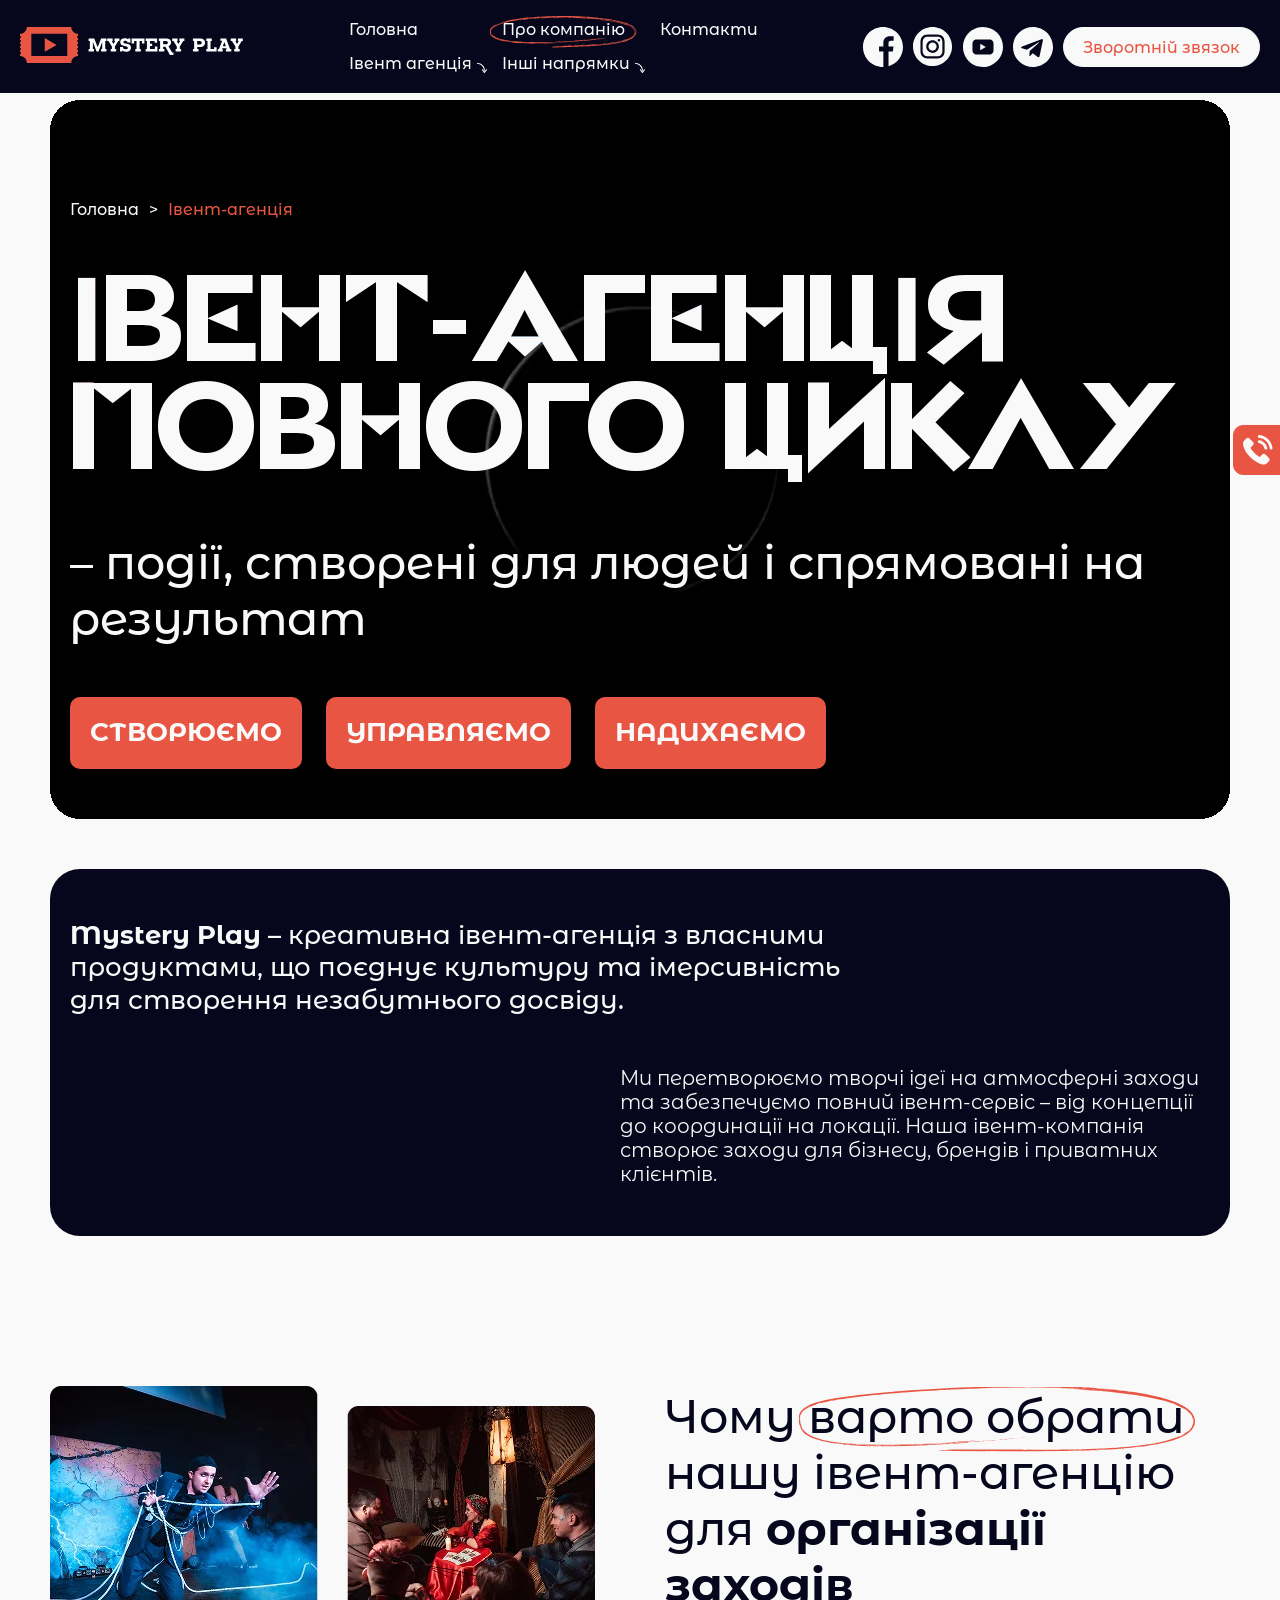
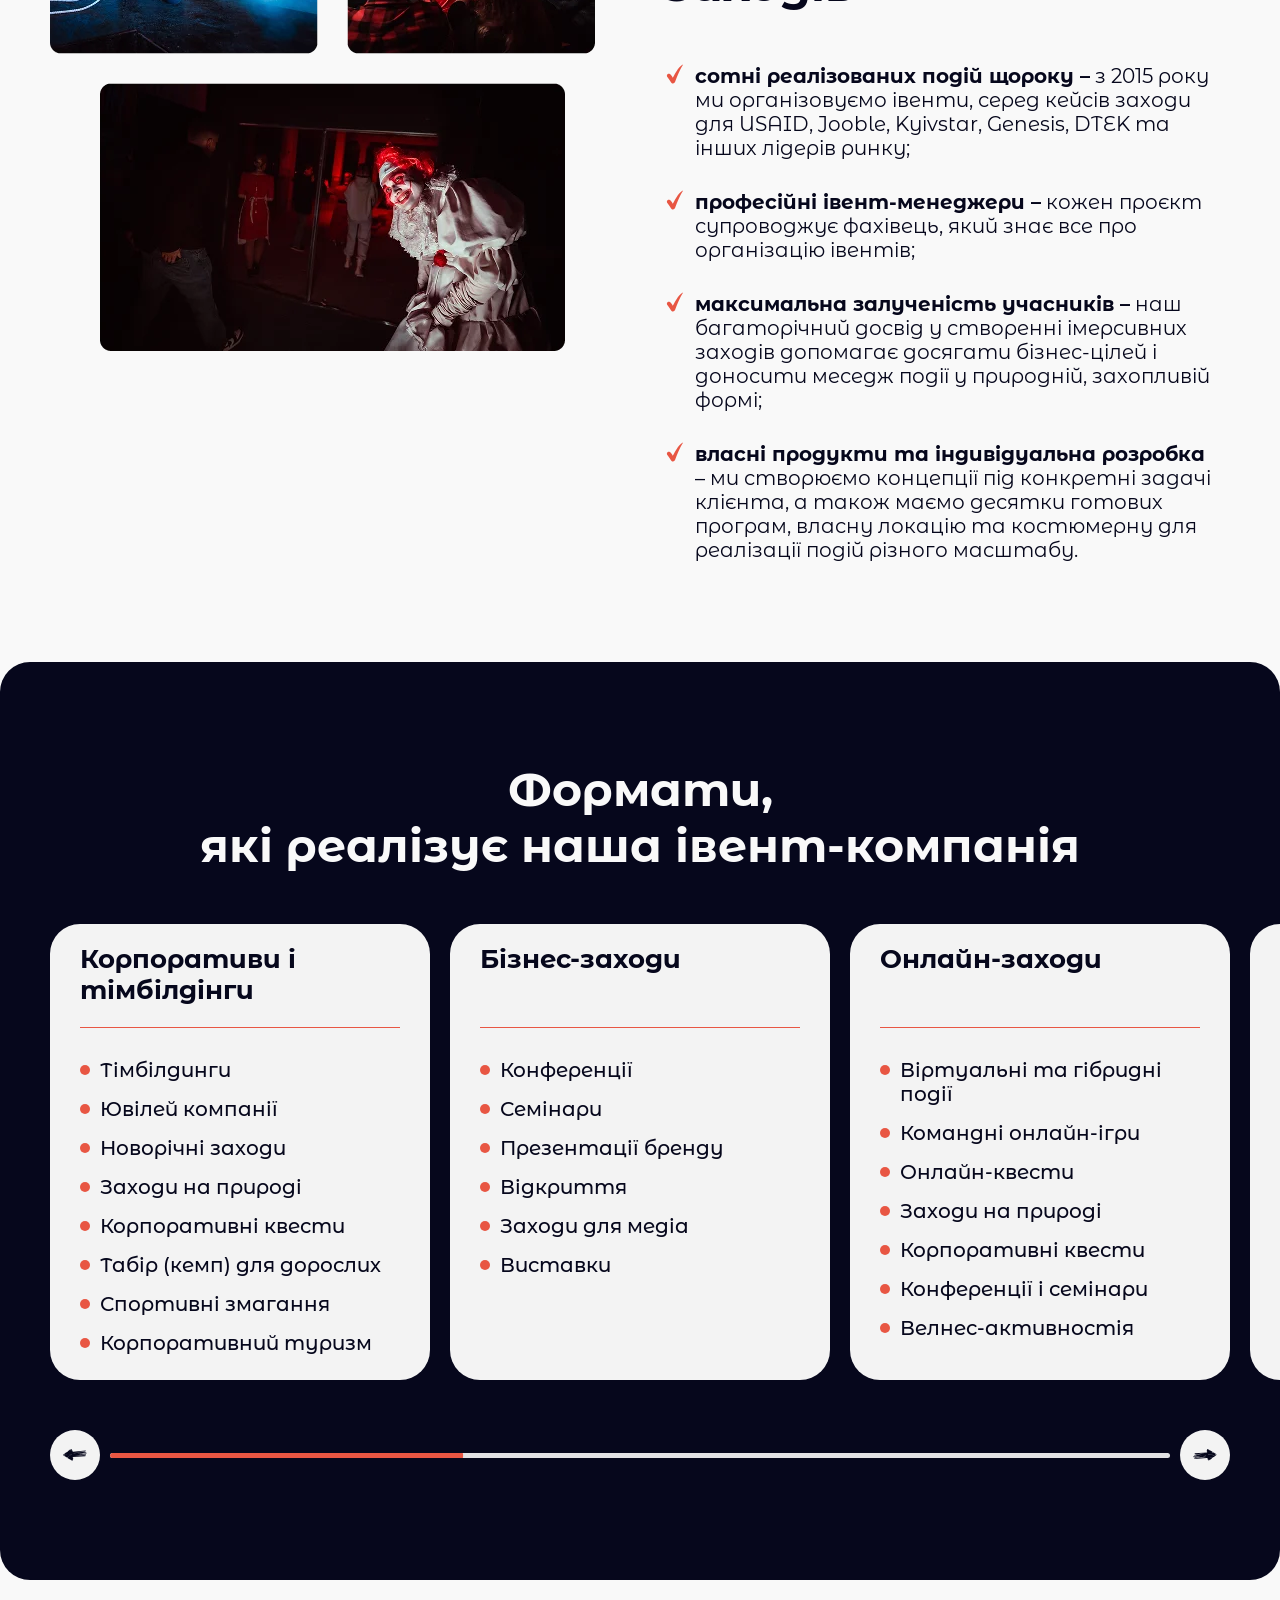
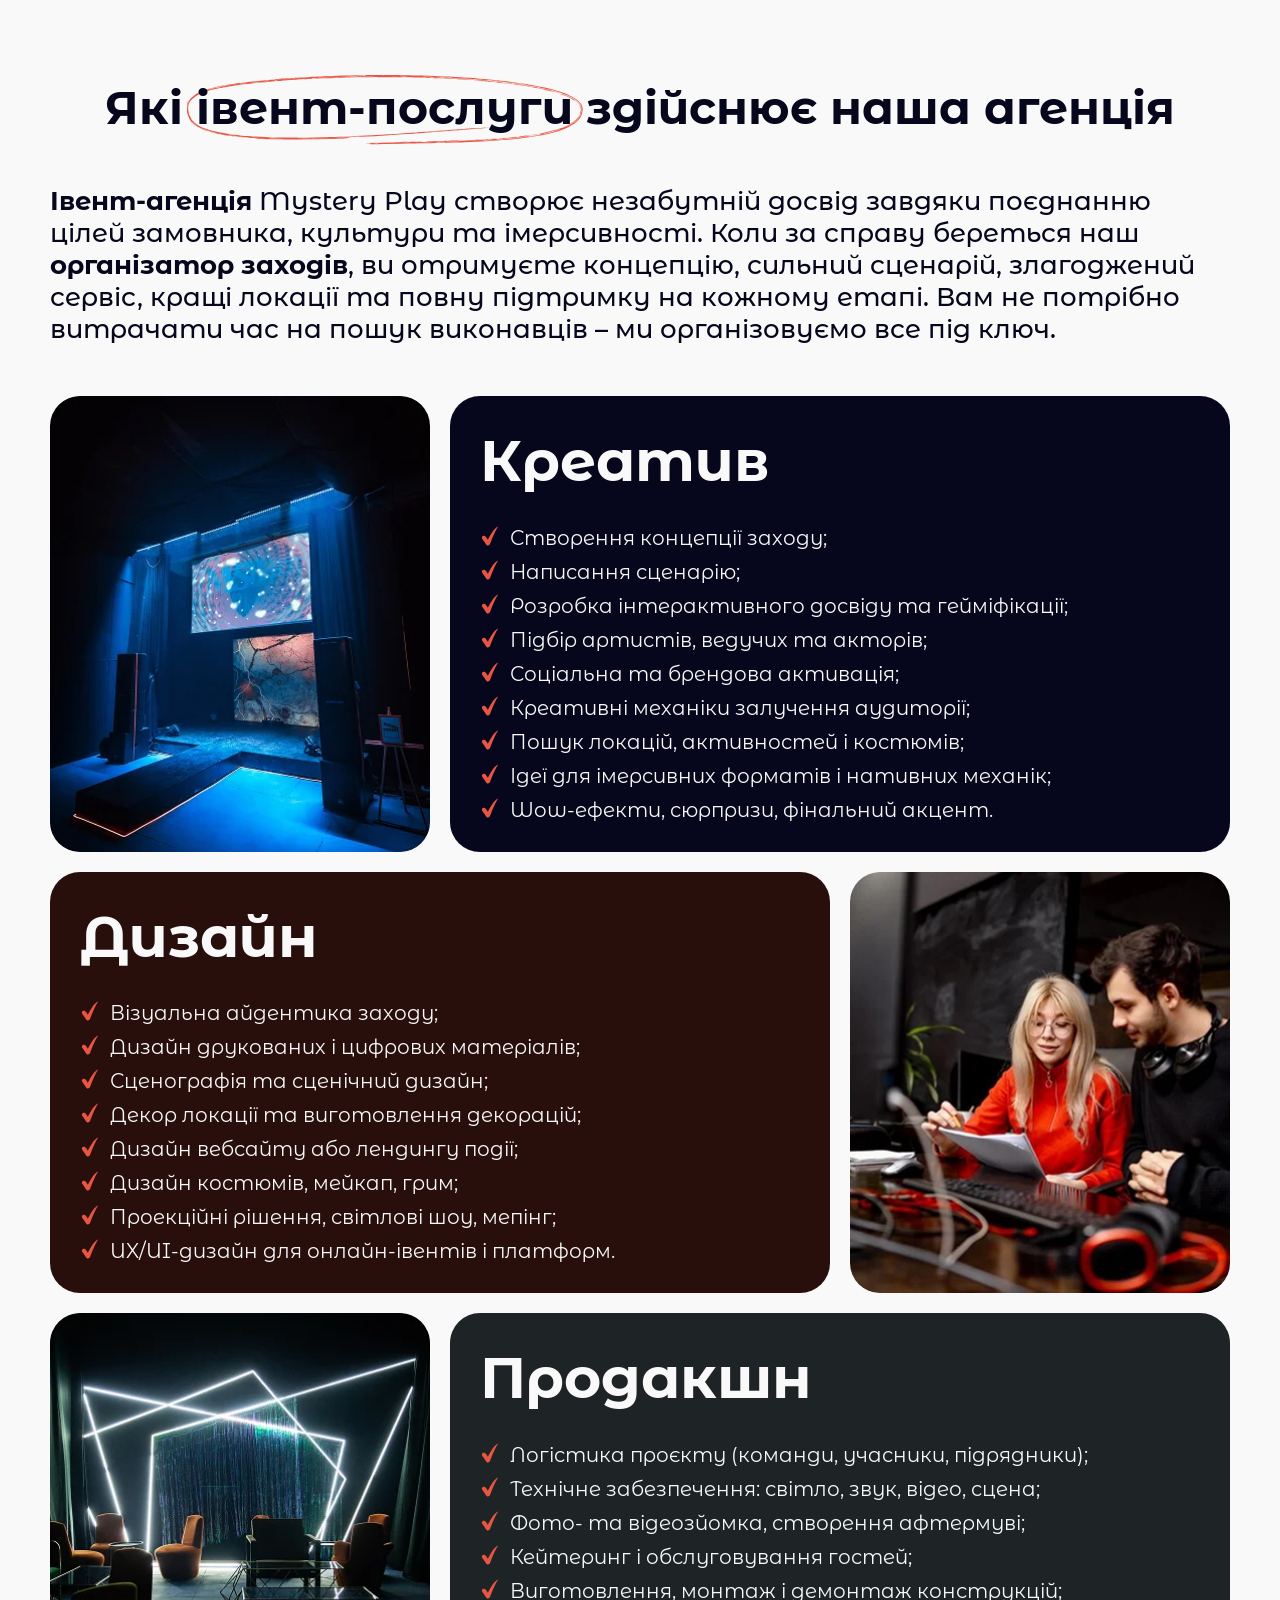
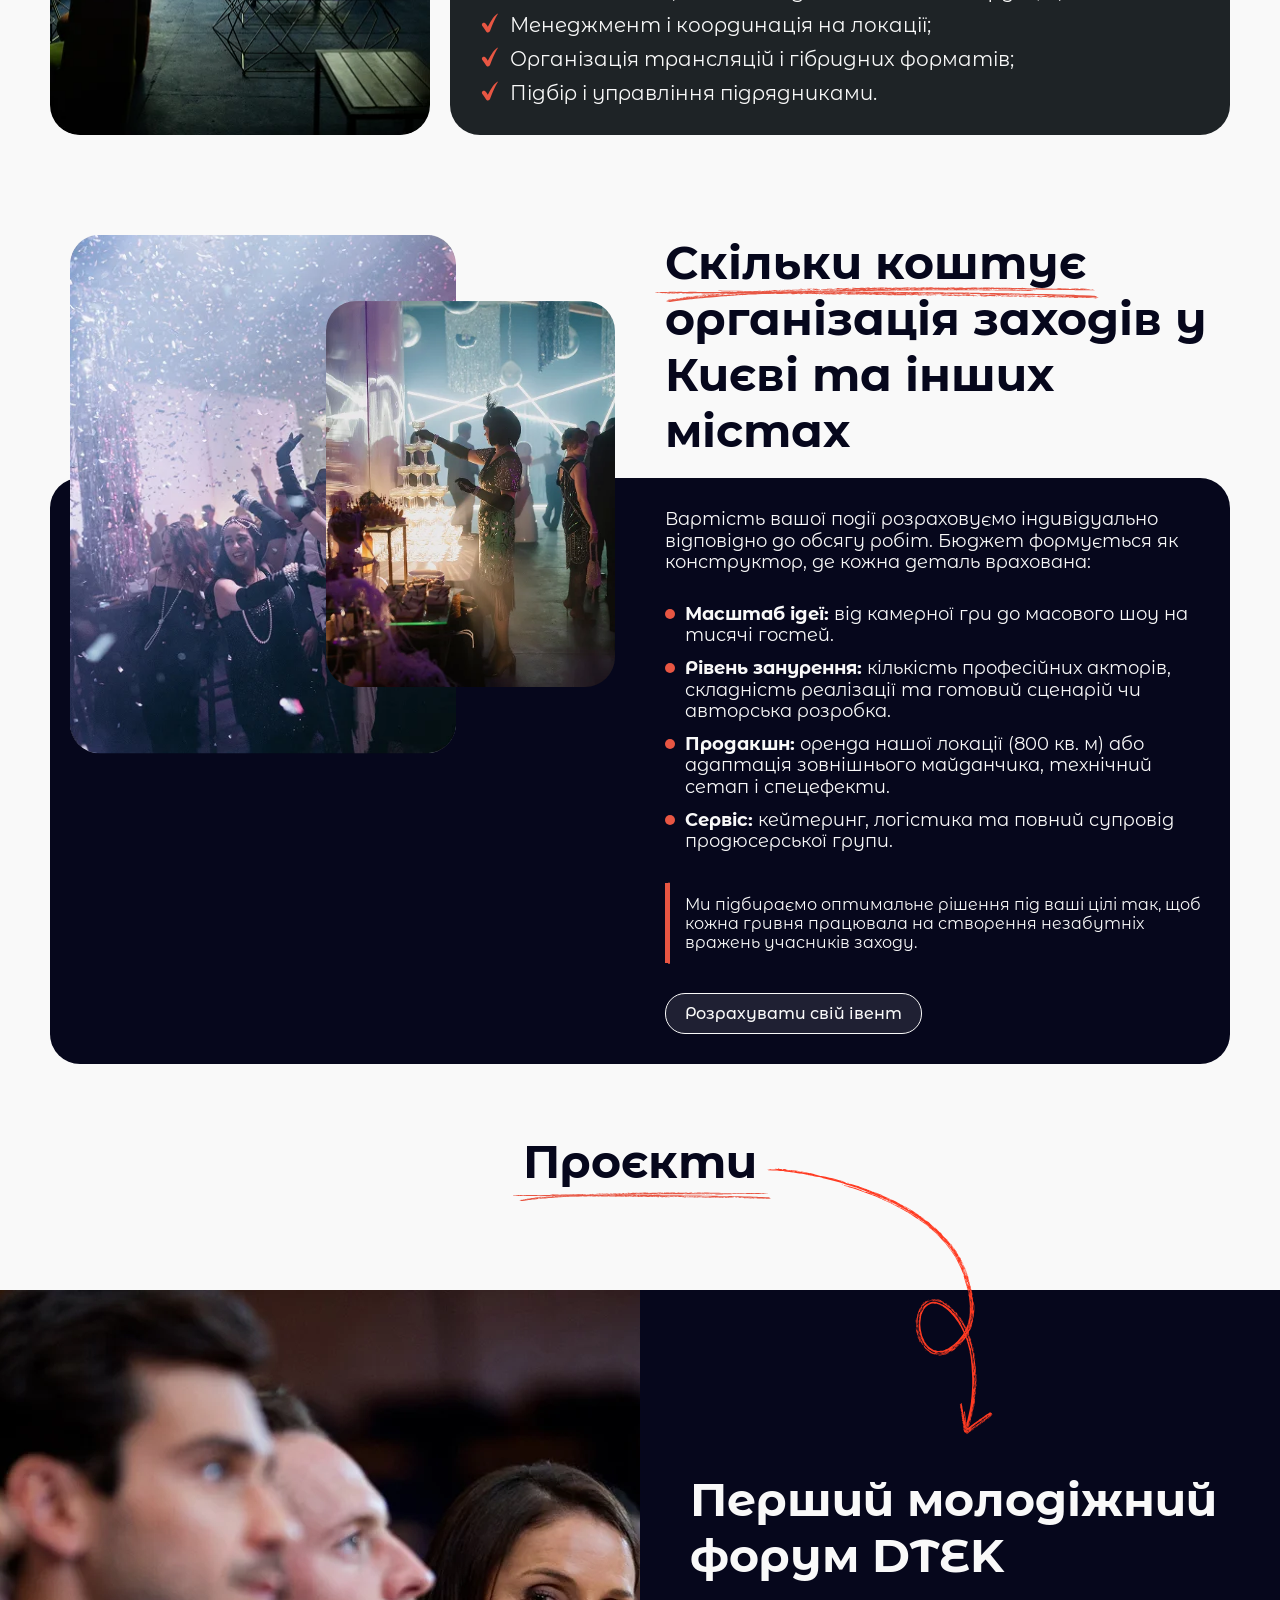
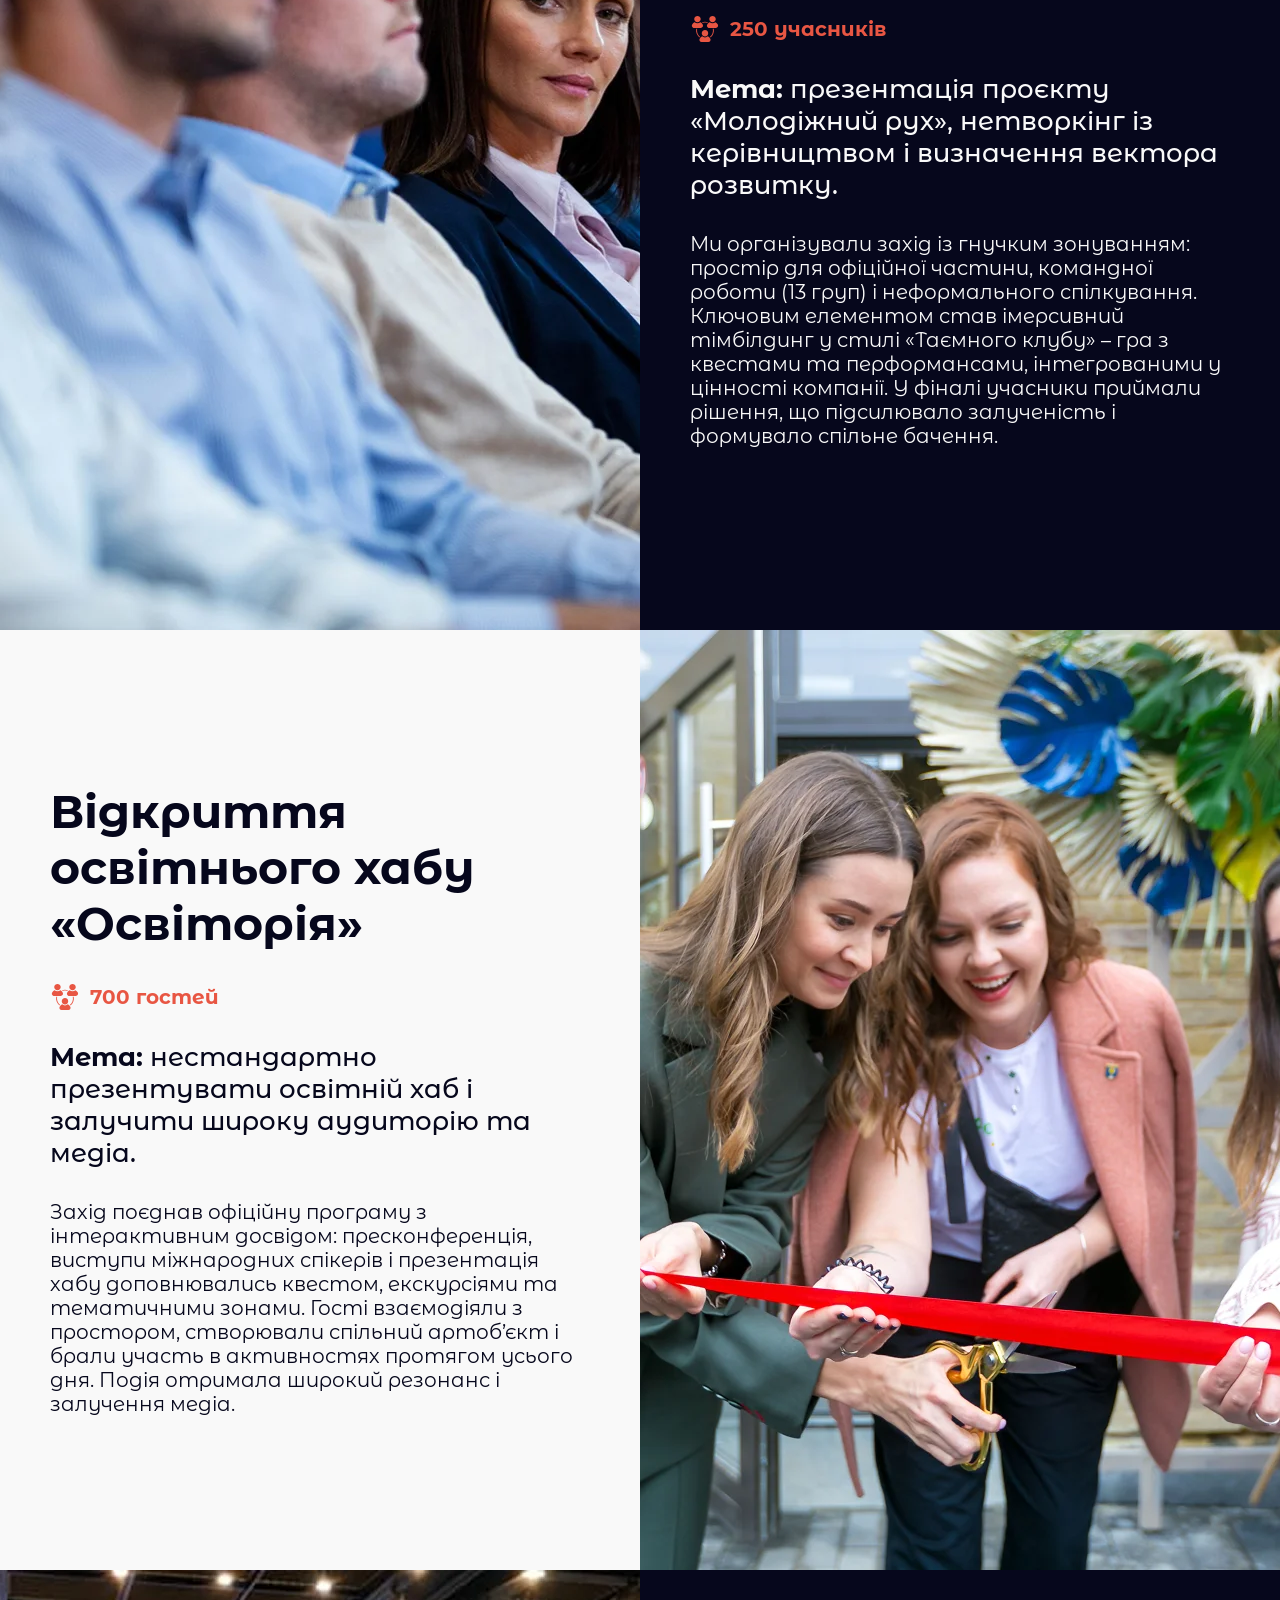
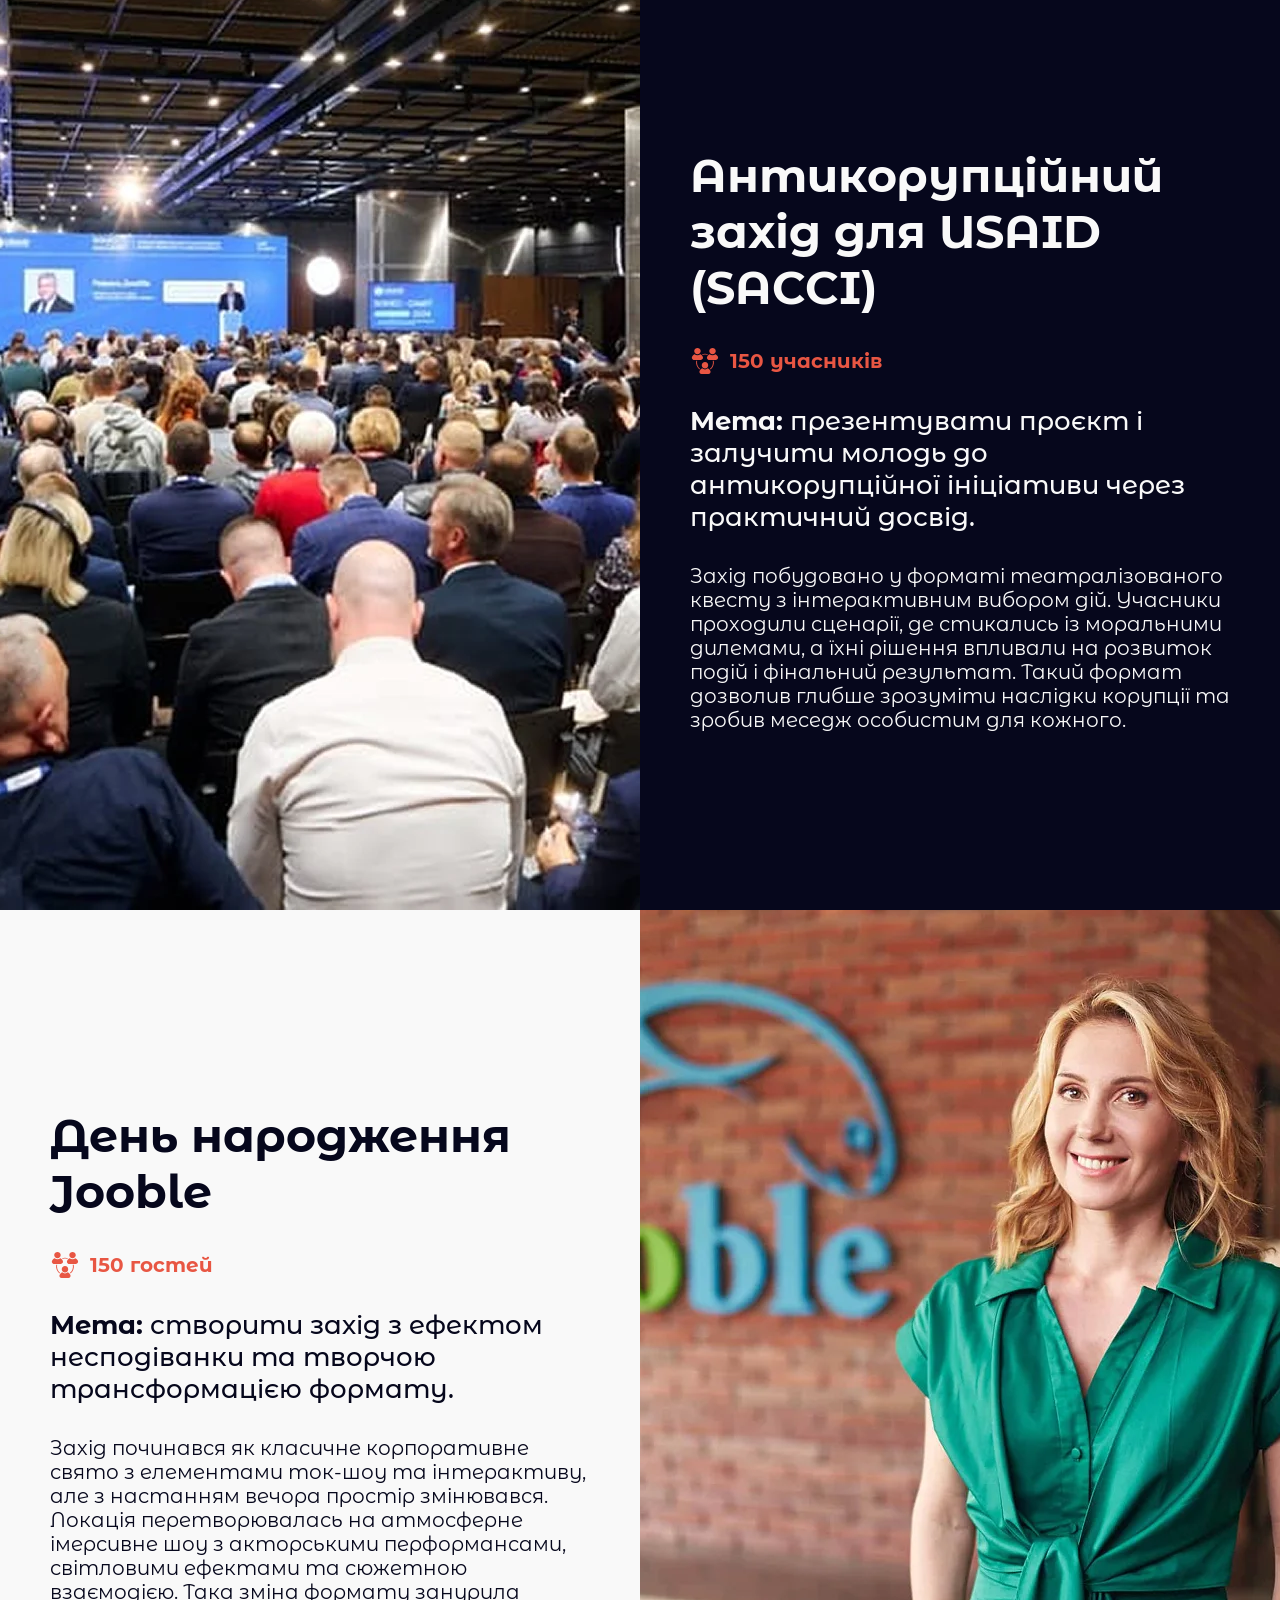
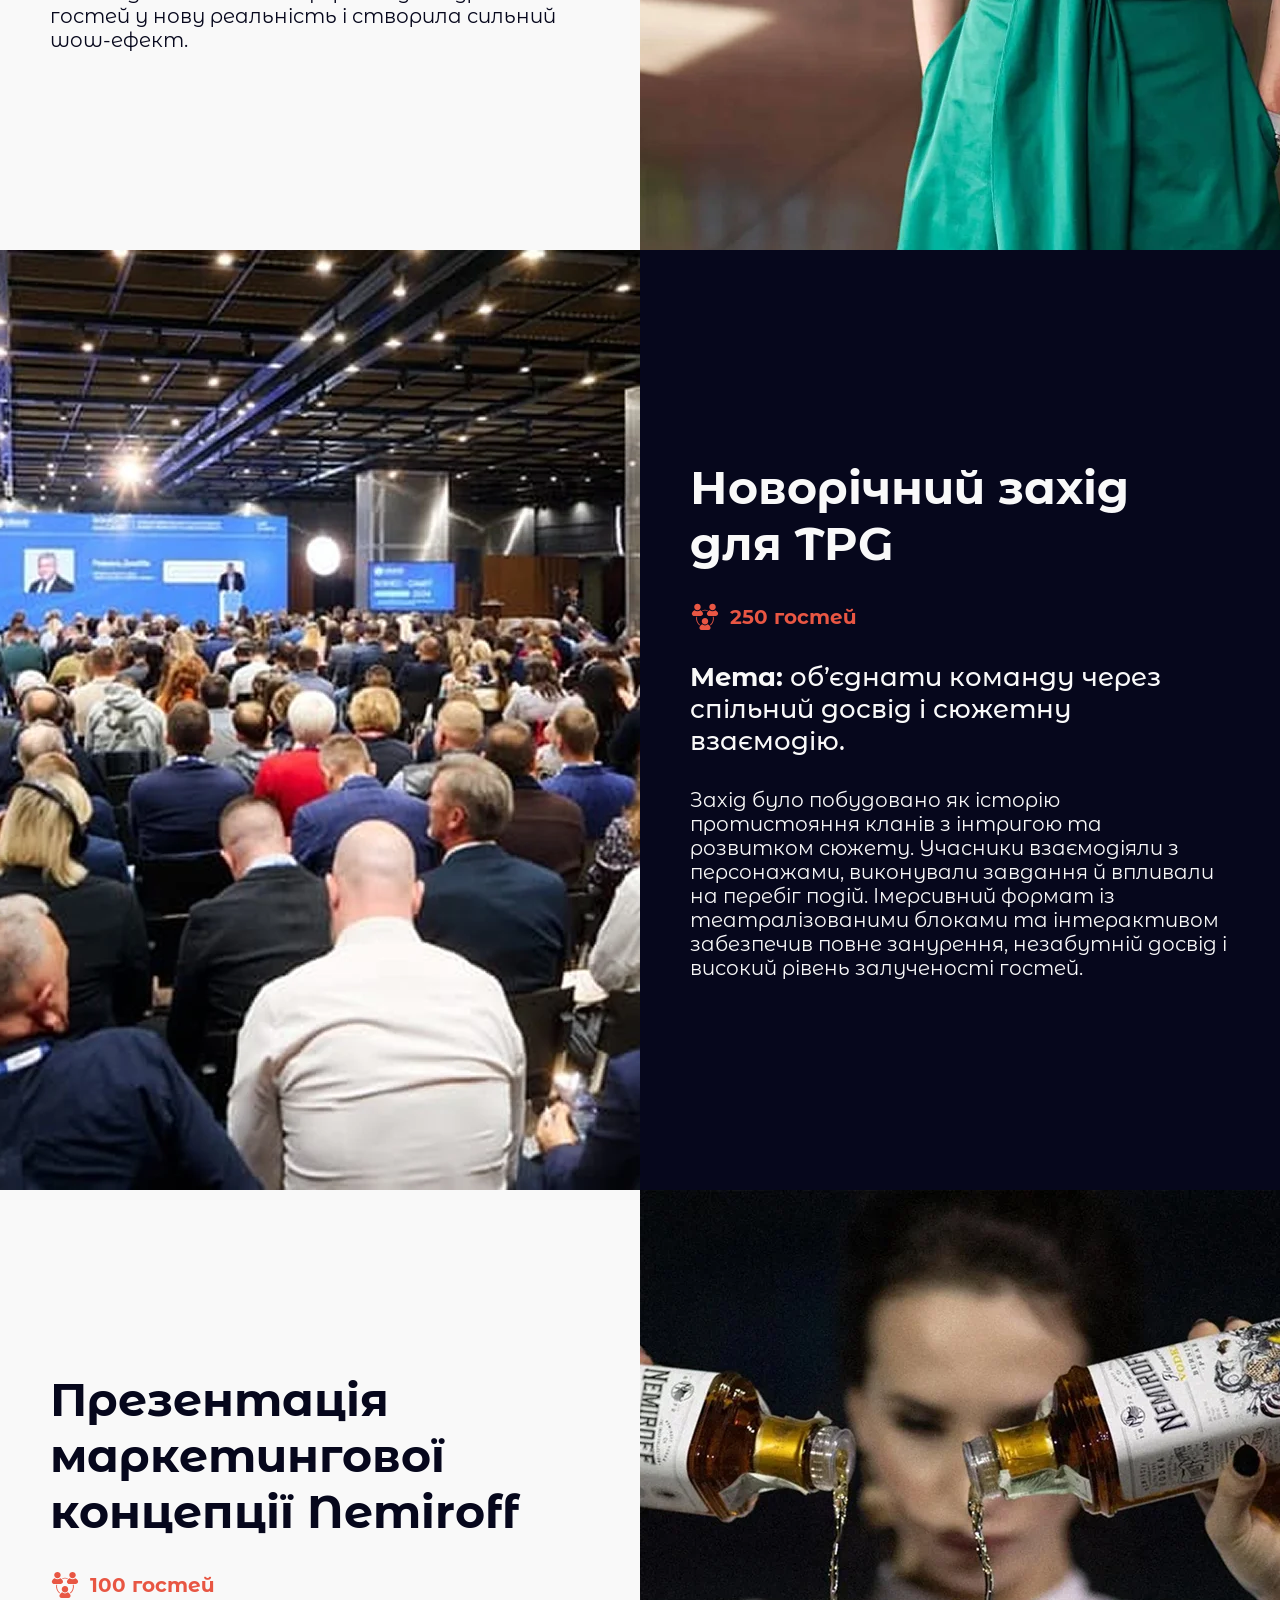
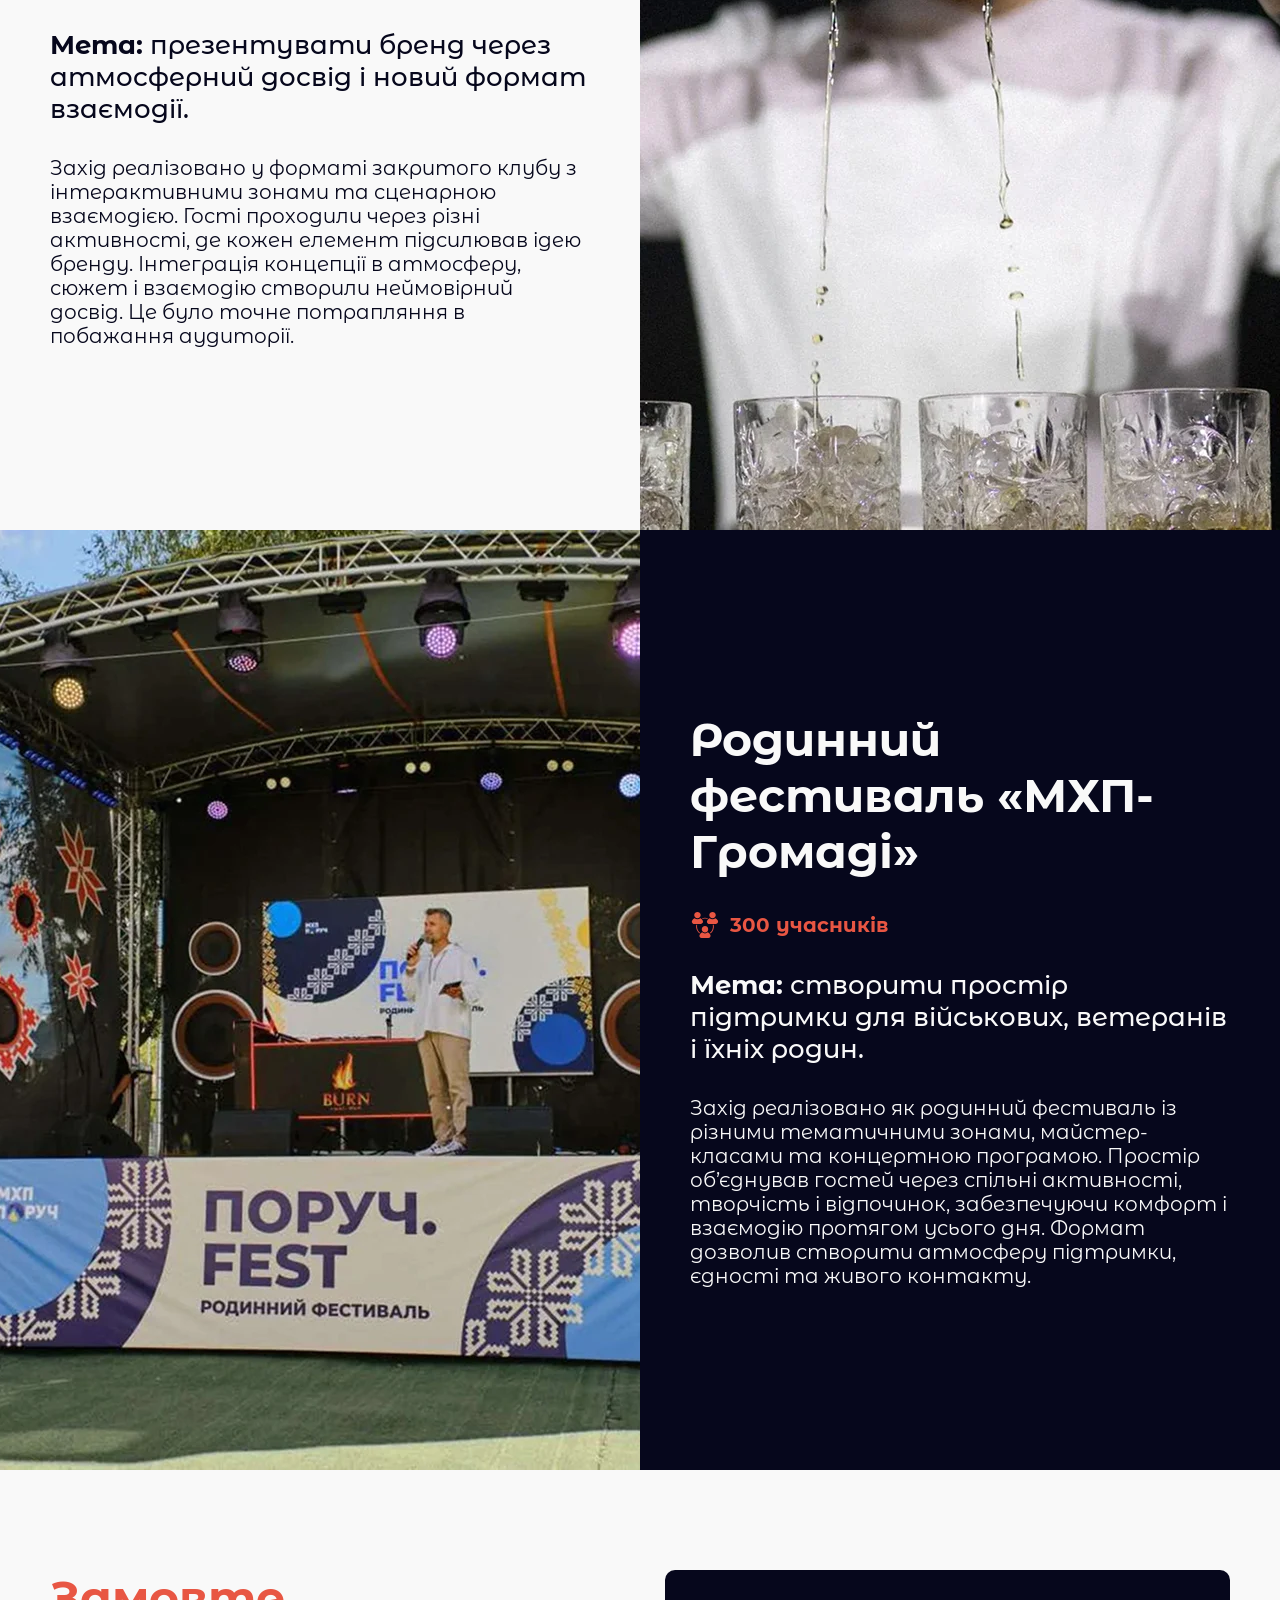
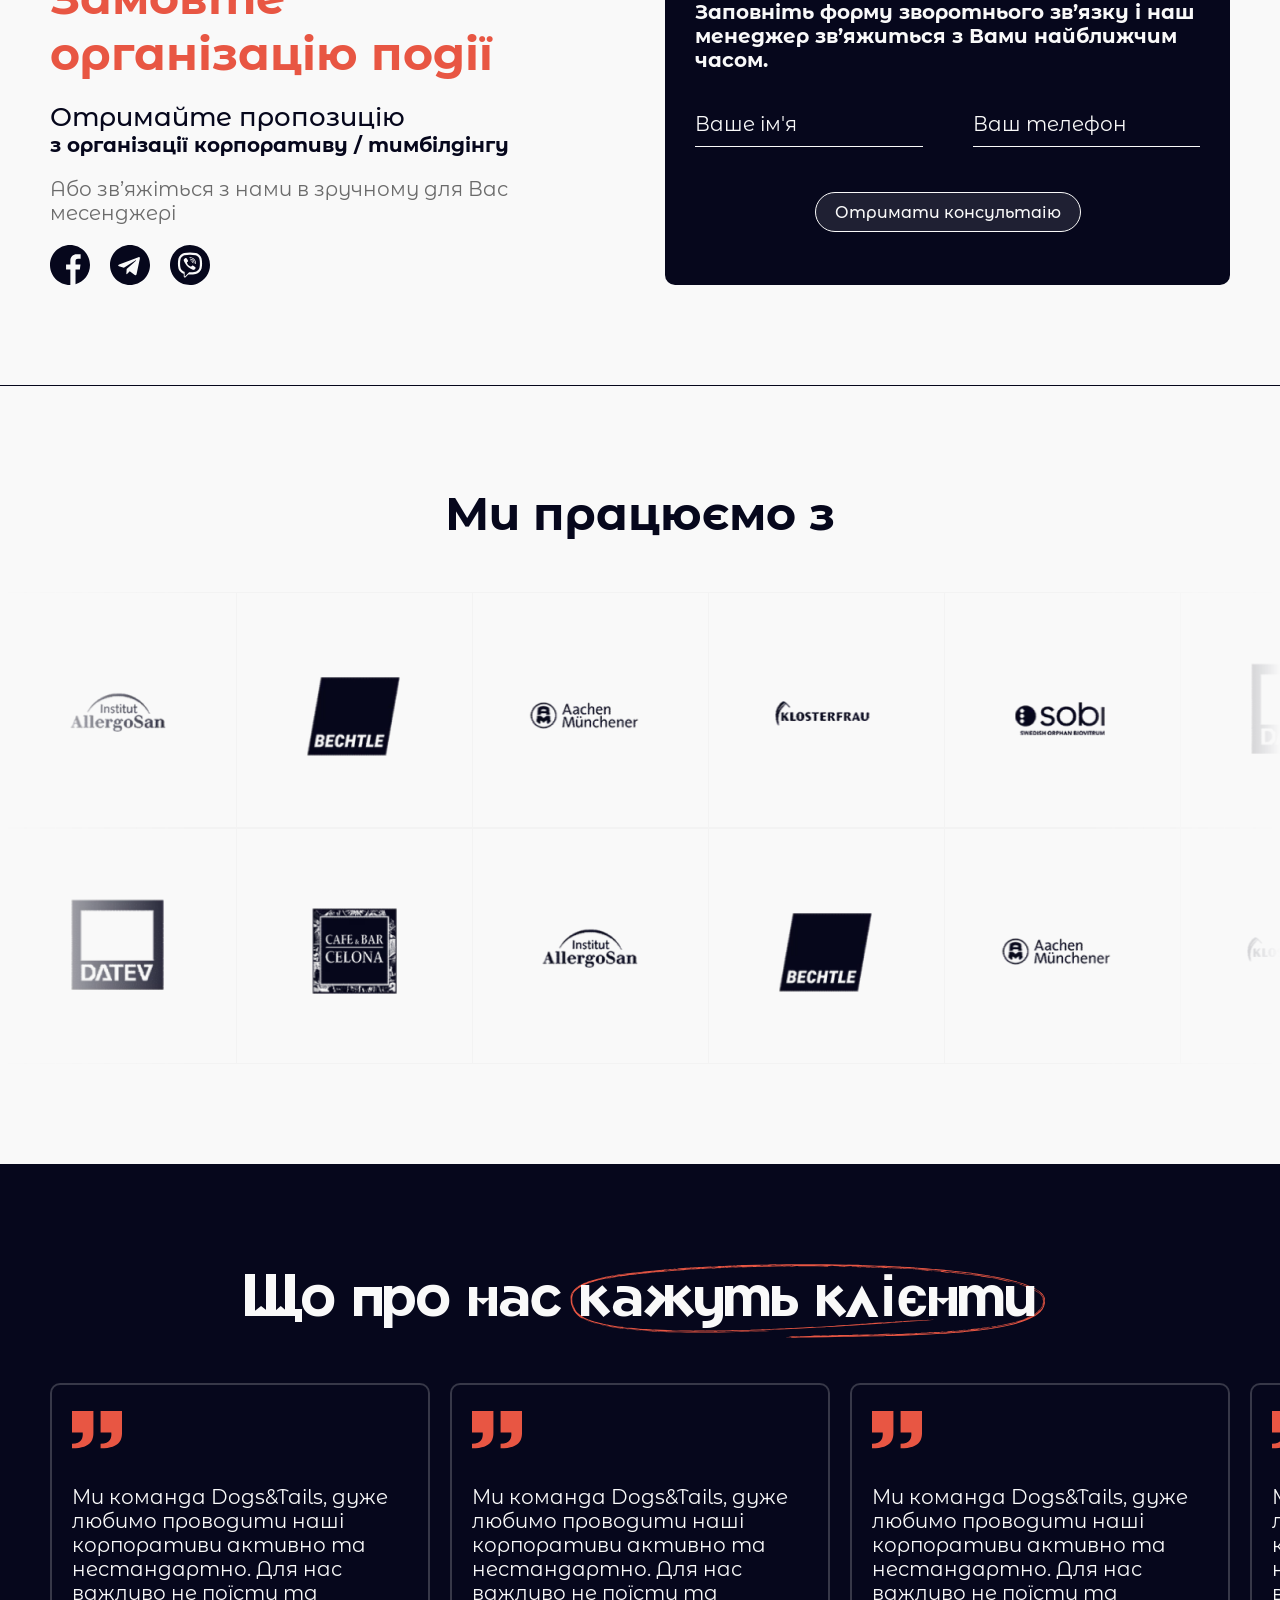
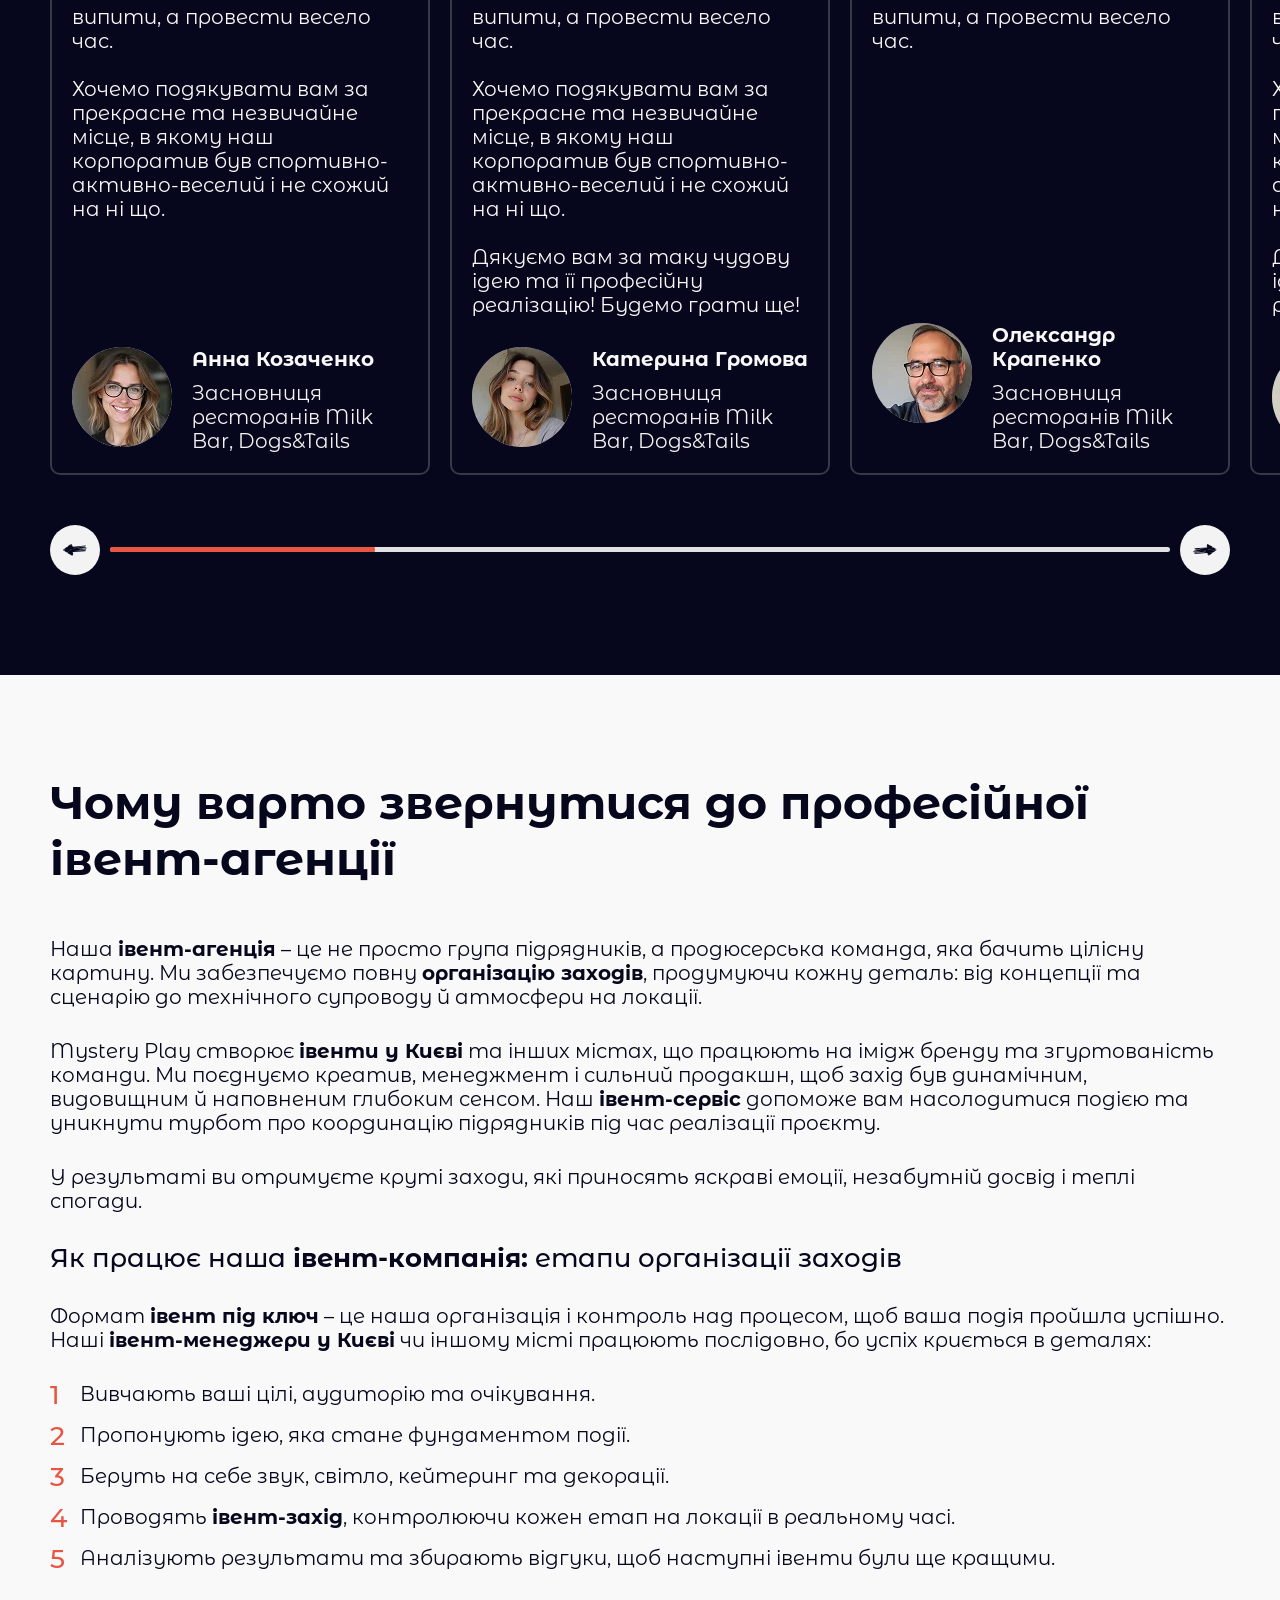
<file: ivent-agency.html>
<!DOCTYPE html>
<html lang="en">

<head>
   <meta charset="UTF-8">
   <meta name="viewport" content="width=device-width, initial-scale=1.0">
   <title>MysteryPlay</title>

   <link rel="stylesheet" href="./css/style.css">

</head>

<body>
    
   <div class="wrapper">
      <div class="close-bg"></div>
      <div class="modal mobile-menu" id="mobile-menu-modal">
         <button class="mobile-menu-close modal__close-btn" data-close="mobile-menu-modal">
            <svg width="13" height="13" viewBox="0 0 13 13" fill="none" xmlns="http://www.w3.org/2000/svg">
              <path fill-rule="evenodd" clip-rule="evenodd" d="M0.244213 10.7327C0.0878461 10.889 0 11.1011 0 11.3223C0 11.5434 0.0878461 11.7555 0.244213 11.9118C0.400581 12.0682 0.61266 12.156 0.833797 12.156C1.05493 12.156 1.26701 12.0682 1.42338 11.9118L6.07755 7.256L10.7325 11.911C10.8897 12.0628 11.1002 12.1468 11.3187 12.1449C11.5372 12.143 11.7462 12.0554 11.9007 11.9009C12.0552 11.7463 12.1429 11.5373 12.1448 11.3188C12.1467 11.1003 12.0627 10.8898 11.9109 10.7327L7.25588 6.07767L11.9109 1.42267C12.0671 1.2663 12.1549 1.05427 12.1548 0.833207C12.1547 0.612149 12.0668 0.400175 11.9105 0.243919C11.7541 0.0876618 11.5421 -7.80857e-05 11.321 5.21452e-08C11.0999 7.819e-05 10.888 0.0879682 10.7317 0.244335L6.07755 4.89934L1.42255 0.244335C1.26538 0.092537 1.05488 0.00854172 0.836379 0.0104404C0.617882 0.0123391 0.408871 0.0999797 0.254364 0.254486C0.0998576 0.408993 0.012217 0.618004 0.0103184 0.836501C0.00841968 1.055 0.092415 1.2655 0.244213 1.42267L4.89921 6.07767L0.244213 10.7327Z" fill="#F9F9F9" />
            </svg>
         </button>
         <p class="mobile-menu__title">
            Меню:
         </p>
         <ul class="mobile-nav">
            <li class="mobile-nav__item">
               <a href="" class="mobile-nav__link">Головна</a>
            </li>
            <li class="mobile-nav__item" data-modal="megamenu-events">
               Івент агенція
               <svg width="16" height="16" viewBox="0 0 16 16" fill="none" xmlns="http://www.w3.org/2000/svg">
                 <path d="M10.6667 8C10.6667 8.2 10.6 8.33333 10.4667 8.46667L7.13333 11.8C6.86667 12.0667 6.46667 12.0667 6.2 11.8C5.93333 11.5333 5.93333 11.1333 6.2 10.8667L9.06667 8L6.2 5.13333C5.93333 4.86667 5.93333 4.46667 6.2 4.2C6.46667 3.93333 6.86667 3.93333 7.13333 4.2L10.4667 7.53333C10.6 7.66667 10.6667 7.8 10.6667 8Z" fill="#F9F9F9" />
               </svg>
            </li>
            <li class="mobile-nav__item mobile-nav__item--active">
               <a href="" class="mobile-nav__link">Про компанію</a>
            </li>
            <li class="mobile-nav__item">
               Інші напрямки
               <svg width="16" height="16" viewBox="0 0 16 16" fill="none" xmlns="http://www.w3.org/2000/svg">
                 <path d="M10.6667 8C10.6667 8.2 10.6 8.33333 10.4667 8.46667L7.13333 11.8C6.86667 12.0667 6.46667 12.0667 6.2 11.8C5.93333 11.5333 5.93333 11.1333 6.2 10.8667L9.06667 8L6.2 5.13333C5.93333 4.86667 5.93333 4.46667 6.2 4.2C6.46667 3.93333 6.86667 3.93333 7.13333 4.2L10.4667 7.53333C10.6 7.66667 10.6667 7.8 10.6667 8Z" fill="#F9F9F9" />
               </svg>
            </li>
            <li class="mobile-nav__item">
               <a href="" class="mobile-nav__link">Контакти</a>
            </li>
         </ul>
         <div class="mobile-contact">
            <a href="" class="button button--size-type2">Зворотній звязок</a>
            <div class="social">
               <a class="social__item" href="">
                  <svg width="40" height="40" viewBox="0 0 40 40" fill="none" xmlns="http://www.w3.org/2000/svg">
                    <path d="M40 20C40 8.95312 31.0469 0 20 0C8.95312 0 0 8.95312 0 20C0 31.0469 8.95312 40 20 40C20.1172 40 20.2344 40 20.3516 39.9922V24.4297H16.0547V19.4219H20.3516V15.7344C20.3516 11.4609 22.9609 9.13281 26.7734 9.13281C28.6016 9.13281 30.1719 9.26562 30.625 9.32812V13.7969H28C25.9297 13.7969 25.5234 14.7812 25.5234 16.2266V19.4141H30.4844L29.8359 24.4219H25.5234V39.2266C33.8828 36.8281 40 29.1328 40 20Z" fill="#F9F9F9" />
                  </svg>
               </a>
               <a class="social__item" href="">
                  <svg width="40" height="40" viewBox="0 0 40 40" fill="none" xmlns="http://www.w3.org/2000/svg">
                    <path d="M19.5312 23.6328C21.7965 23.6328 23.6328 21.7965 23.6328 19.5312C23.6328 17.266 21.7965 15.4297 19.5312 15.4297C17.266 15.4297 15.4297 17.266 15.4297 19.5312C15.4297 21.7965 17.266 23.6328 19.5312 23.6328Z" fill="#F9F9F9" />
                    <path d="M19.5312 0C8.74445 0 0 8.74445 0 19.5312C0 30.318 8.74445 39.0625 19.5312 39.0625C30.318 39.0625 39.0625 30.318 39.0625 19.5312C39.0625 8.74445 30.318 0 19.5312 0ZM31.5983 24.4953C31.5045 26.3522 30.9827 28.1833 29.6295 29.5221C28.2632 30.8737 26.4234 31.3773 24.5487 31.4701H14.5139C12.6389 31.3773 10.7994 30.874 9.43305 29.5221C8.07977 28.1833 7.55805 26.3522 7.4643 24.4953V14.5672C7.55805 12.7103 8.07984 10.8792 9.43305 9.54031C10.7994 8.18875 12.6391 7.68516 14.5139 7.59242H24.5486C26.4236 7.68516 28.2631 8.18852 29.6295 9.54031C30.9827 10.8792 31.5045 12.7103 31.5982 14.5672L31.5983 24.4953Z" fill="#F9F9F9" />
                    <path d="M24.4218 9.85496C21.9776 9.78793 17.0854 9.78793 14.6412 9.85496C13.3693 9.88988 11.9273 10.2065 11.021 11.1745C10.0793 12.1807 9.72347 13.3963 9.68737 14.7562C9.62394 17.1431 9.68737 24.3071 9.68737 24.3071C9.7287 25.6669 10.0793 26.8827 11.021 27.8889C11.9273 28.8571 13.3693 29.1735 14.6412 29.2084C17.0854 29.2754 21.9776 29.2754 24.4218 29.2084C25.6938 29.1735 27.1357 28.8568 28.042 27.8889C28.9837 26.8827 29.3396 25.6671 29.3757 24.3071V14.7562C29.3396 13.3963 28.9837 12.1807 28.042 11.1745C27.1354 10.2062 25.6935 9.88988 24.4218 9.85496ZM19.5312 25.8891C18.2738 25.8891 17.0447 25.5162 15.9992 24.8177C14.9537 24.1191 14.1389 23.1262 13.6577 21.9646C13.1765 20.8029 13.0506 19.5246 13.2959 18.2914C13.5412 17.0582 14.1467 15.9254 15.0358 15.0363C15.9249 14.1472 17.0577 13.5417 18.2909 13.2964C19.5241 13.0511 20.8024 13.177 21.9641 13.6582C23.1257 14.1394 24.1186 14.9542 24.8172 15.9997C25.5158 17.0452 25.8886 18.2743 25.8886 19.5317C25.8886 21.2178 25.2188 22.8348 24.0266 24.0271C22.8343 25.2193 21.2173 25.8891 19.5312 25.8891ZM25.9157 14.4865C25.6642 14.4865 25.4184 14.4118 25.2093 14.2721C25.0003 14.1323 24.8374 13.9337 24.7412 13.7014C24.645 13.4691 24.6199 13.2134 24.669 12.9668C24.718 12.7202 24.8392 12.4936 25.017 12.3159C25.1948 12.1381 25.4214 12.017 25.668 11.968C25.9147 11.9189 26.1703 11.9441 26.4026 12.0404C26.6349 12.1366 26.8335 12.2996 26.9732 12.5087C27.1129 12.7178 27.1875 12.9636 27.1875 13.215C27.1875 13.382 27.1546 13.5474 27.0906 13.7017C27.0267 13.856 26.933 13.9962 26.8149 14.1142C26.6968 14.2323 26.5566 14.3259 26.4023 14.3898C26.248 14.4537 26.0827 14.4866 25.9157 14.4865Z" fill="#F9F9F9" />
                  </svg>
               </a>
               <a class="social__item" href="">
                  <svg width="40" height="40" viewBox="0 0 40 40" fill="none" xmlns="http://www.w3.org/2000/svg">
                    <path d="M17.2266 23.2261L22.7739 20.0076L17.2266 16.7734V23.2261Z" fill="#F9F9F9" />
                    <path d="M20 0C16.0444 0 12.1776 1.17298 8.8886 3.37061C5.59962 5.56824 3.03617 8.69181 1.52242 12.3463C0.00866564 16.0009 -0.387401 20.0222 0.384303 23.9018C1.15601 27.7814 3.06082 31.3451 5.85787 34.1421C8.65492 36.9392 12.2186 38.844 16.0982 39.6157C19.9778 40.3874 23.9992 39.9913 27.6537 38.4776C31.3082 36.9638 34.4318 34.4004 36.6294 31.1114C38.827 27.8224 40 23.9556 40 20C40 14.6957 37.8929 9.60859 34.1421 5.85786C30.3914 2.10714 25.3043 0 20 0ZM30.5263 23.5395C30.5267 24.0626 30.4239 24.5806 30.224 25.064C30.0241 25.5473 29.7308 25.9866 29.3611 26.3566C28.9913 26.7266 28.5523 27.0201 28.069 27.2204C27.5858 27.4206 27.0678 27.5237 26.5447 27.5237H13.4553C12.9322 27.5237 12.4142 27.4206 11.931 27.2204C11.4477 27.0201 11.0087 26.7266 10.6389 26.3566C10.2692 25.9866 9.97596 25.5473 9.77602 25.064C9.57608 24.5806 9.47335 24.0626 9.47369 23.5395V16.4605C9.47335 15.9374 9.57608 15.4194 9.77602 14.936C9.97596 14.4527 10.2692 14.0134 10.6389 13.6434C11.0087 13.2734 11.4477 12.9799 11.931 12.7796C12.4142 12.5794 12.9322 12.4763 13.4553 12.4763H26.5447C27.0678 12.4763 27.5858 12.5794 28.069 12.7796C28.5523 12.9799 28.9913 13.2734 29.3611 13.6434C29.7308 14.0134 30.0241 14.4527 30.224 14.936C30.4239 15.4194 30.5267 15.9374 30.5263 16.4605V23.5395Z" fill="#F9F9F9" />
                  </svg>
               </a>
               <a class="social__item" href="">
                  <svg width="40" height="40" viewBox="0 0 40 40" fill="none" xmlns="http://www.w3.org/2000/svg">
                    <path d="M20 40C31.0483 40 40 31.0483 40 20C40 8.95167 31.0483 0 20 0C8.95167 0 0 8.95167 0 20C0 31.0483 8.95167 40 20 40ZM9.15167 19.5667L28.435 12.1317C29.33 11.8083 30.1117 12.35 29.8217 13.7033L29.8233 13.7017L26.54 29.17C26.2967 30.2667 25.645 30.5333 24.7333 30.0167L19.7333 26.3317L17.3217 28.655C17.055 28.9217 16.83 29.1467 16.3133 29.1467L16.6683 24.0583L25.935 15.6867C26.3383 15.3317 25.845 15.1317 25.3133 15.485L13.8617 22.695L8.925 21.155C7.85333 20.815 7.83 20.0833 9.15167 19.5667Z" fill="#F9F9F9" />
                  </svg>
               </a>
            </div>
            <ul class="mobile-contact-list">
               <li class="mobile-contact-list__item">
                  <svg width="19" height="19" viewBox="0 0 19 19" fill="none" xmlns="http://www.w3.org/2000/svg">
                    <path d="M0.521444 8.03162C0.186444 7.12501 -0.0499555 6.19901 0.0090445 5.21361C0.0484445 4.60281 0.285044 4.09061 0.738244 3.65701C1.21104 3.20381 1.68404 2.71101 2.15704 2.25801C2.76784 1.64721 3.55604 1.64721 4.16704 2.25801L5.30984 3.40081C5.68424 3.77521 6.05844 4.13001 6.41324 4.50441C7.06344 5.15461 7.06344 5.92301 6.41324 6.57341C5.96004 7.04621 5.48724 7.49941 5.01424 7.95281C4.89604 8.07081 4.87624 8.16941 4.93544 8.32701C5.25064 9.07581 5.68424 9.72621 6.19644 10.3568C7.20144 11.5982 8.36404 12.7016 9.72364 13.5688C10.0192 13.746 10.3344 13.8838 10.6496 14.0416C10.8074 14.1204 10.906 14.1006 11.0438 13.9628C11.497 13.4898 11.9698 13.0168 12.443 12.544C13.0538 11.9332 13.842 11.9332 14.453 12.544C15.2016 13.2928 15.97 14.0416 16.719 14.81C17.3494 15.4406 17.3494 16.2288 16.719 16.8594C16.2854 17.2928 15.8322 17.7066 15.438 18.1598C14.847 18.8102 14.118 19.0268 13.2706 18.9874C12.0488 18.9284 10.906 18.5146 9.82224 17.9826C7.39844 16.8002 5.30984 15.1646 3.57564 13.0956C2.27524 11.5784 1.21104 9.90361 0.521444 8.03162ZM18.9954 8.44701C18.546 4.00801 15.0236 0.473814 10.5902 0.00521417C10.055 -0.0513858 9.58564 0.359814 9.58564 0.898014V0.915214C9.58564 1.37621 9.93524 1.75921 10.3936 1.80761C13.9666 2.18421 16.8266 5.02821 17.2076 8.61341C17.2568 9.07541 17.6454 9.42621 18.11 9.42121C18.632 9.41541 19.048 8.96641 18.9954 8.44701ZM9.58564 4.29981V4.31241C9.58564 4.74201 9.88664 5.12381 10.3102 5.19641C11.1802 5.34541 11.9854 5.76121 12.6202 6.39601C13.255 7.03081 13.6708 7.83601 13.82 8.70601C13.8924 9.12961 14.2742 9.43061 14.704 9.43061H14.712C15.266 9.43061 15.6964 8.93221 15.5994 8.38661C15.1494 5.85301 13.1472 3.85001 10.6262 3.41161C10.0816 3.31681 9.58564 3.74721 9.58564 4.29981Z" fill="#F9F9F9" />
                  </svg>
                  +38 (050) 123 45 67
               </li>
               <li class="mobile-contact-list__item">
                  <svg width="20" height="15" viewBox="0 0 20 15" fill="none" xmlns="http://www.w3.org/2000/svg">
                    <path d="M11.6714 9.74281C11.1739 10.0745 10.5959 10.2499 10 10.2499C9.40414 10.2499 8.82617 10.0745 8.32859 9.74281L0.133164 4.27902C0.087922 4.24877 0.0435173 4.21729 0 4.18461L0 13.1376C0 14.1641 0.833008 14.9788 1.84113 14.9788H18.1588C19.1853 14.9788 20 14.1457 20 13.1376V4.18457C19.9564 4.21734 19.9119 4.24889 19.8665 4.27918L11.6714 9.74281Z" fill="#F9F9F9" />
                    <path d="M0.783204 3.30438L8.97863 8.7682C9.28887 8.97504 9.64441 9.07844 9.99996 9.07844C10.3555 9.07844 10.7111 8.975 11.0214 8.7682L19.2168 3.30438C19.7072 2.97762 20 2.43074 20 1.84051C20 0.825625 19.1743 0 18.1595 0H1.84051C0.825665 3.90625e-05 9.68791e-07 0.825664 9.68791e-07 1.84148C-0.000303273 2.13102 0.0710559 2.41613 0.207714 2.67138C0.344372 2.92663 0.54208 3.1441 0.783204 3.30438Z" fill="#F9F9F9" />
                  </svg>
                  Example@gmail.com
               </li>
               <li class="mobile-contact-list__item">
                  <svg width="15" height="20" viewBox="0 0 15 20" fill="none" xmlns="http://www.w3.org/2000/svg">
                    <path d="M7.5 0C5.51169 0.00264579 3.60557 0.793672 2.19962 2.19962C0.793672 3.60557 0.00264579 5.51169 0 7.5C0 12.8844 6.9875 19.6281 7.28437 19.9125C7.34212 19.9686 7.41947 20 7.5 20C7.58053 20 7.65788 19.9686 7.71562 19.9125C8.0125 19.6281 15 12.8844 15 7.5C14.9974 5.51169 14.2063 3.60557 12.8004 2.19962C11.3944 0.793672 9.48831 0.00264579 7.5 0ZM7.5 10.9375C6.82013 10.9375 6.15552 10.7359 5.59023 10.3582C5.02493 9.98046 4.58434 9.4436 4.32416 8.81547C4.06399 8.18735 3.99591 7.49619 4.12855 6.82938C4.26119 6.16257 4.58858 5.55006 5.06932 5.06932C5.55006 4.58858 6.16257 4.26119 6.82938 4.12855C7.49619 3.99591 8.18735 4.06399 8.81547 4.32416C9.4436 4.58434 9.98046 5.02493 10.3582 5.59023C10.7359 6.15552 10.9375 6.82013 10.9375 7.5C10.9369 8.4115 10.5746 9.28551 9.93004 9.93004C9.28551 10.5746 8.4115 10.9369 7.5 10.9375Z" fill="#F9F9F9" />
                  </svg>
                  м. Київ, вул. Якова Гніздовського, 1А
               </li>
               <li class="mobile-contact-list__item">
                  <svg width="20" height="20" viewBox="0 0 20 20" fill="none" xmlns="http://www.w3.org/2000/svg">
                    <path d="M10 20C15.5214 20 20 15.5214 20 10C20 4.47856 15.5214 0 10 0C4.47856 0 0 4.47856 0 10C0 15.5214 4.47856 20 10 20ZM9.28569 4.28572C9.28569 3.89285 9.60713 3.57142 10 3.57142C10.3929 3.57142 10.7143 3.89285 10.7143 4.28572V9.65715L14.0179 12.3C14.325 12.5464 14.375 12.9964 14.1286 13.3036C14.0619 13.3873 13.9771 13.4549 13.8807 13.5013C13.7842 13.5477 13.6785 13.5716 13.5714 13.5714C13.4143 13.5714 13.2571 13.5214 13.125 13.4143L9.55359 10.5572C9.38574 10.4214 9.28575 10.2179 9.28575 10V4.28572H9.28569Z" fill="#F9F9F9" />
                  </svg>
                  09:00-17:00,<br>
                  без перерви та вихідних
               </li>
            </ul>
         </div>
      </div>
      <div class="sub-nav modal" id="megamenu-events">
         <div class="sub-nav-title">
            <svg class="sub-nav-title__close" data-modal="mobile-menu-modal" width="16" height="16" viewBox="0 0 16 16" fill="none" xmlns="http://www.w3.org/2000/svg">
              <path d="M5.33333 8C5.33333 7.8 5.4 7.66667 5.53333 7.53333L8.86667 4.2C9.13333 3.93333 9.53333 3.93333 9.8 4.2C10.0667 4.46667 10.0667 4.86667 9.8 5.13333L6.93333 8L9.8 10.8667C10.0667 11.1333 10.0667 11.5333 9.8 11.8C9.53333 12.0667 9.13333 12.0667 8.86667 11.8L5.53333 8.46667C5.4 8.33333 5.33333 8.2 5.33333 8Z" fill="#F9F9F9" />
            </svg>
            <p class="sub-nav-title__text">
               Івент агенція
            </p>
         </div>
         <button class="mobile-menu-close modal__close-btn" data-close="megamenu-events">
            <svg width="13" height="13" viewBox="0 0 13 13" fill="none" xmlns="http://www.w3.org/2000/svg">
              <path fill-rule="evenodd" clip-rule="evenodd" d="M0.244213 10.7327C0.0878461 10.889 0 11.1011 0 11.3223C0 11.5434 0.0878461 11.7555 0.244213 11.9118C0.400581 12.0682 0.61266 12.156 0.833797 12.156C1.05493 12.156 1.26701 12.0682 1.42338 11.9118L6.07755 7.256L10.7325 11.911C10.8897 12.0628 11.1002 12.1468 11.3187 12.1449C11.5372 12.143 11.7462 12.0554 11.9007 11.9009C12.0552 11.7463 12.1429 11.5373 12.1448 11.3188C12.1467 11.1003 12.0627 10.8898 11.9109 10.7327L7.25588 6.07767L11.9109 1.42267C12.0671 1.2663 12.1549 1.05427 12.1548 0.833207C12.1547 0.612149 12.0668 0.400175 11.9105 0.243919C11.7541 0.0876618 11.5421 -7.80857e-05 11.321 5.21452e-08C11.0999 7.819e-05 10.888 0.0879682 10.7317 0.244335L6.07755 4.89934L1.42255 0.244335C1.26538 0.092537 1.05488 0.00854172 0.836379 0.0104404C0.617882 0.0123391 0.408871 0.0999797 0.254364 0.254486C0.0998576 0.408993 0.012217 0.618004 0.0103184 0.836501C0.00841968 1.055 0.092415 1.2655 0.244213 1.42267L4.89921 6.07767L0.244213 10.7327Z" fill="#F9F9F9" />
            </svg>
         </button>
         <a class="sub-nav-item" href="">
            <div class="sub-nav-item__img-container">
               <img src="./img/nav-img1.webp" alt="">
            </div>
            <p class="sub-nav-item__title">Корпоративи і тімбілдінги</p>
         </a>
         <a class="sub-nav-item" href="">
            <div class="sub-nav-item__img-container">
               <img src="./img/nav-img2.webp" alt="">
            </div>
            <p class="sub-nav-item__title">Бізнес заходи</p>
         </a>
         <a class="sub-nav-item" href="">
            <div class="sub-nav-item__img-container">
               <img src="./img/nav-img3.webp" alt="">
            </div>
            <p class="sub-nav-item__title">Онлайн заходи</p>
         </a>
         <a class="sub-nav-item" href="">
            <div class="sub-nav-item__img-container">
               <img src="./img/nav-img4.webp" alt="">
            </div>
            <p class="sub-nav-item__title">Приватні заходи</p>
         </a>
         <a class="sub-nav-item" href="">
            <div class="sub-nav-item__img-container">
               <img src="./img/nav-img5.webp" alt="">
            </div>
            <p class="sub-nav-item__title">Імерсивні заходи</p>
         </a>
      </div>
      <header class="header">
         <a href="#" class="header__logo">
            <svg width="223" height="36" viewBox="0 0 223 36" fill="none" xmlns="http://www.w3.org/2000/svg">
               <g clip-path="url(#clip0_4_88)">
                  <mask id="mask0_4_88" style="mask-type:luminance" maskUnits="userSpaceOnUse" x="0" y="0" width="223" height="36">
                     <path d="M0 0H222.9V35.92H0V0Z" fill="white" />
                  </mask>
                  <g mask="url(#mask0_4_88)">
                     <path d="M58.12 8.95V6.85C54.32 6.85 51.26 3.79 51.26 0H6.86C6.86 3.8 3.8 6.86 0 6.86V8.96C0.55 8.96 1 9.4 1 9.96C1 10.5 0.55 10.96 0 10.96V12.96C0.55 12.96 1 13.4 1 13.96C1 14.51 0.55 14.96 0 14.96V16.96C0.55 16.96 1 17.41 1 17.96C1 18.51 0.55 18.96 0 18.96V20.96C0.55 20.96 1 21.41 1 21.96C1 22.51 0.55 22.96 0 22.96V24.96C0.55 24.96 1 25.41 1 25.96C1 26.51 0.55 26.96 0 26.96V29.06C3.8 29.06 6.86 32.13 6.86 35.92H51.26C51.26 32.12 54.33 29.06 58.12 29.06V26.96C57.56 26.96 57.12 26.52 57.12 25.96C57.12 25.4 57.56 24.96 58.12 24.96V22.96C57.56 22.96 57.12 22.52 57.12 21.96C57.12 21.4 57.56 20.96 58.12 20.96V18.96C57.56 18.96 57.12 18.51 57.12 17.96C57.12 17.41 57.56 16.96 58.12 16.96V14.96C57.56 14.96 57.12 14.51 57.12 13.96C57.12 13.4 57.56 12.96 58.12 12.96V10.96C57.56 10.96 57.12 10.5 57.12 9.96C57.12 9.4 57.56 8.96 58.12 8.96M47.26 28.96H11.34V6.77H47.24V28.97L47.26 28.96ZM24.76 24.82V11.1L36.59 17.96L24.76 24.82Z" fill="#E85643" />
                  </g>
                  <mask id="mask1_4_88" style="mask-type:luminance" maskUnits="userSpaceOnUse" x="0" y="0" width="223" height="36">
                     <path d="M0 0H222.9V35.92H0V0Z" fill="white" />
                  </mask>
                  <g mask="url(#mask1_4_88)">
                     <path d="M81.0999 21.9096L82.1999 21.9296V15.0596H82.1499L78.5899 24.4296H76.4999L72.9399 15.0596H72.8899V21.9196L73.9899 21.9396L74.0099 24.4396H68.6099V21.9396H69.8599V13.9996H68.6199V11.4996H74.2599L77.6799 20.3596L81.0799 11.4896H86.4599V14.0096H85.2299V21.9096H86.4599V24.4096H81.0999V21.9096ZM87.2199 11.4996H92.6499V14.0196H91.8099L93.5099 17.0996L95.2099 14.0196H94.4299V11.5196H99.4299V13.9996H98.2299L94.9299 19.5296V21.8896L96.1599 21.9096V24.4096H90.6599V21.9096H91.8799V19.5396L88.4799 14.0096H87.1999L87.2199 11.4996ZM107.68 15.4796C107.58 14.7796 107.08 13.6496 105.38 13.6496C103.88 13.6496 103.4 14.2496 103.4 14.8896C103.4 15.9896 104.84 16.2896 105.94 16.4596C108.69 16.9596 110.94 17.6296 110.94 20.4796C110.94 21.5296 110.84 24.7796 105.8 24.7796C104.53 24.7796 103.07 24.3496 102.3 23.3296V24.3996H100.04V20.0996H102.96C102.96 20.8796 103.36 22.2796 105.52 22.2796C106.65 22.2796 107.82 21.9796 107.82 20.8996C107.82 19.4996 106.09 19.2996 104.54 18.9496C102.24 18.4496 100.28 17.7996 100.28 14.9196C100.28 13.5796 100.93 12.3396 102.26 11.6996C102.98 11.3496 103.76 11.1396 105.06 11.1396C106.19 11.1396 107.62 11.6196 108.16 12.4896V11.4896H110.41V15.4696H107.69L107.68 15.4796ZM115.3 21.9096L116.53 21.9296V13.9996H114.15V16.4196H111.65V11.4996H124.45V16.4396H121.95V14.0196H119.58V21.9196H120.81V24.4196H115.31L115.3 21.9096ZM134.6 15.8496V14.0196H129.94V16.6396H132.16V19.0196H129.94V21.9196H134.87V19.4196H137.37V24.4196H125.67V21.9196H126.9V13.9996H125.67V11.4996H137.12V15.8296L134.6 15.8496ZM152.17 11.4996H157.6V14.0196H156.76L158.46 17.0996L160.14 14.0196H159.37V11.5196H164.37V13.9996H163.17L159.87 19.5296V21.8896L161.1 21.9096V24.4096H155.6V21.9096H156.82V19.5396L153.42 14.0096H152.17V11.4996ZM172.92 11.4996H179.92C182.62 11.4996 185.04 12.5596 185.04 15.6796C185.04 19.5796 181.4 19.9796 179.84 19.9796H177.2V21.9196H178.5V24.4196H172.92V21.9196H174.16V14.0196H172.92V11.5196V11.4996ZM177.2 17.4696H179.36C180.83 17.4696 181.76 16.8696 181.76 15.6996C181.76 14.0196 180.04 14.0196 179.36 14.0196H177.2V17.4696ZM186.28 11.4996H191.78V14.0196H190.56V21.9196H194.1V20.2596H196.6V24.4196H186.28V21.9196H187.51V13.9996H186.29L186.28 11.4996ZM200.47 11.4996H206.09L210.04 22.0996H211.28V24.4196H205.88V22.1496H206.75L206.47 21.3196H202.27L201.97 22.1496H202.77V24.4196H197.77V22.0996H199.01L202.21 13.7796H200.44V11.4996H200.47ZM202.87 19.2196H205.85L204.39 14.9196L202.87 19.2196ZM210.72 11.4996H216.14V14.0196H215.31L217.01 17.0996L218.69 14.0196H217.92V11.5196H222.92V13.9996H221.72L218.42 19.5296V21.8896L219.66 21.9096V24.4096H214.16V21.9096H215.39V19.5396L211.97 14.0096H210.74L210.72 11.4996ZM152.1 25.4996L148.44 19.2196C150.42 18.5196 151.08 16.7496 151.08 15.4396C151.08 12.3396 148.28 11.5096 146.21 11.5096H138.87V14.0296H140.1V21.9296H138.86V24.4296H144.36V21.9296H143.14V19.6796H145.44L149.96 28.0296H153.48V25.5296H152.1V25.4996ZM143.13 17.2996V14.0196H145.6C146.93 14.0196 147.87 14.4396 147.87 15.6796C147.87 16.2796 147.43 17.2996 145.72 17.2996H143.12H143.13Z" fill="white" />
                  </g>
               </g>
               <defs>
                  <clipPath id="clip0_4_88">
                     <rect width="222.908" height="35.918" fill="white" />
                  </clipPath>
               </defs>
            </svg>
         </a>
         <ul class="nav">
            <li class="nav__item">
               <img class="nav__round" src="./img/round1.svg" alt="">
               <a href="" class="nav__link">Головна</a>
            </li>
            <li class="nav__item" data-modal="megamenu-events">
               <img class="nav__round" src="./img/round2.svg" alt="">
               Івент агенція 
               <svg width="10" height="10" viewBox="0 0 10 10" fill="none" xmlns="http://www.w3.org/2000/svg">
                 <path d="M6.89584 7.35541C6.88066 5.67371 6.20193 4.06605 5.00735 2.88227C3.81277 1.69849 2.19901 1.03439 0.51724 1.03449C0.38006 1.03449 0.248498 0.97999 0.151496 0.882989C0.0544948 0.785987 -2.86058e-08 0.654425 -2.26095e-08 0.517244C-1.66131e-08 0.380063 0.0544948 0.248501 0.151496 0.151499C0.248498 0.0544976 0.38006 2.7069e-06 0.517241 2.71289e-06C2.47421 -0.00179432 4.35235 0.770991 5.74136 2.14953C7.13037 3.52808 7.91734 5.40032 7.93034 7.35724L7.41379 8.04599L6.89584 7.35541ZM4.93103 7.03448L7 9.7931C7.04818 9.85734 7.11065 9.90948 7.18247 9.94539C7.2543 9.98131 7.33349 10 7.41379 10C7.49409 10 7.57329 9.98131 7.64511 9.94539C7.71693 9.90948 7.7794 9.85734 7.82758 9.7931L9.89655 7.03448C9.97886 6.92474 10.0142 6.78679 9.9948 6.65099C9.9754 6.51519 9.90285 6.39265 9.7931 6.31035C9.68336 6.22804 9.54541 6.1927 9.40961 6.2121C9.27381 6.2315 9.15127 6.30405 9.06896 6.41379L7.41379 8.62069L5.75862 6.41379C5.71786 6.35945 5.6668 6.31367 5.60836 6.27907C5.54991 6.24446 5.48522 6.2217 5.41798 6.2121C5.35073 6.20249 5.28226 6.20622 5.21646 6.22308C5.15066 6.23994 5.08882 6.26959 5.03448 6.31035C4.92474 6.39265 4.85218 6.51519 4.83278 6.65099C4.82318 6.71823 4.82691 6.78671 4.84377 6.85251C4.86063 6.91831 4.89028 6.98014 4.93103 7.03448Z" fill="white" />
               </svg>
            </li>
            <li class="nav__item nav__item--active">
               <img class="nav__round" src="./img/round3.svg" alt="">
               <a href="" class="nav__link">Про компанію</a>
            </li>
            <li class="nav__item">
               <img class="nav__round" src="./img/round4.svg" alt="">
               Інші напрямки
               <svg width="10" height="10" viewBox="0 0 10 10" fill="none" xmlns="http://www.w3.org/2000/svg">
                 <path d="M6.89584 7.35541C6.88066 5.67371 6.20193 4.06605 5.00735 2.88227C3.81277 1.69849 2.19901 1.03439 0.51724 1.03449C0.38006 1.03449 0.248498 0.97999 0.151496 0.882989C0.0544948 0.785987 -2.86058e-08 0.654425 -2.26095e-08 0.517244C-1.66131e-08 0.380063 0.0544948 0.248501 0.151496 0.151499C0.248498 0.0544976 0.38006 2.7069e-06 0.517241 2.71289e-06C2.47421 -0.00179432 4.35235 0.770991 5.74136 2.14953C7.13037 3.52808 7.91734 5.40032 7.93034 7.35724L7.41379 8.04599L6.89584 7.35541ZM4.93103 7.03448L7 9.7931C7.04818 9.85734 7.11065 9.90948 7.18247 9.94539C7.2543 9.98131 7.33349 10 7.41379 10C7.49409 10 7.57329 9.98131 7.64511 9.94539C7.71693 9.90948 7.7794 9.85734 7.82758 9.7931L9.89655 7.03448C9.97886 6.92474 10.0142 6.78679 9.9948 6.65099C9.9754 6.51519 9.90285 6.39265 9.7931 6.31035C9.68336 6.22804 9.54541 6.1927 9.40961 6.2121C9.27381 6.2315 9.15127 6.30405 9.06896 6.41379L7.41379 8.62069L5.75862 6.41379C5.71786 6.35945 5.6668 6.31367 5.60836 6.27907C5.54991 6.24446 5.48522 6.2217 5.41798 6.2121C5.35073 6.20249 5.28226 6.20622 5.21646 6.22308C5.15066 6.23994 5.08882 6.26959 5.03448 6.31035C4.92474 6.39265 4.85218 6.51519 4.83278 6.65099C4.82318 6.71823 4.82691 6.78671 4.84377 6.85251C4.86063 6.91831 4.89028 6.98014 4.93103 7.03448Z" fill="white" />
               </svg>
            </li>
            <li class="nav__item">
               <img class="nav__round" src="./img/round5.svg" alt="">
               <a href="" class="nav__link">Контакти</a>
            </li>
         </ul>
         <div class="header-contact">
            <div class="social">
               <a class="social__item" href="">
                  <svg width="40" height="40" viewBox="0 0 40 40" fill="none" xmlns="http://www.w3.org/2000/svg">
                    <path d="M40 20C40 8.95312 31.0469 0 20 0C8.95312 0 0 8.95312 0 20C0 31.0469 8.95312 40 20 40C20.1172 40 20.2344 40 20.3516 39.9922V24.4297H16.0547V19.4219H20.3516V15.7344C20.3516 11.4609 22.9609 9.13281 26.7734 9.13281C28.6016 9.13281 30.1719 9.26562 30.625 9.32812V13.7969H28C25.9297 13.7969 25.5234 14.7812 25.5234 16.2266V19.4141H30.4844L29.8359 24.4219H25.5234V39.2266C33.8828 36.8281 40 29.1328 40 20Z" fill="#F9F9F9" />
                  </svg>
               </a>
               <a class="social__item" href="">
                  <svg width="40" height="40" viewBox="0 0 40 40" fill="none" xmlns="http://www.w3.org/2000/svg">
                    <path d="M19.5312 23.6328C21.7965 23.6328 23.6328 21.7965 23.6328 19.5312C23.6328 17.266 21.7965 15.4297 19.5312 15.4297C17.266 15.4297 15.4297 17.266 15.4297 19.5312C15.4297 21.7965 17.266 23.6328 19.5312 23.6328Z" fill="#F9F9F9" />
                    <path d="M19.5312 0C8.74445 0 0 8.74445 0 19.5312C0 30.318 8.74445 39.0625 19.5312 39.0625C30.318 39.0625 39.0625 30.318 39.0625 19.5312C39.0625 8.74445 30.318 0 19.5312 0ZM31.5983 24.4953C31.5045 26.3522 30.9827 28.1833 29.6295 29.5221C28.2632 30.8737 26.4234 31.3773 24.5487 31.4701H14.5139C12.6389 31.3773 10.7994 30.874 9.43305 29.5221C8.07977 28.1833 7.55805 26.3522 7.4643 24.4953V14.5672C7.55805 12.7103 8.07984 10.8792 9.43305 9.54031C10.7994 8.18875 12.6391 7.68516 14.5139 7.59242H24.5486C26.4236 7.68516 28.2631 8.18852 29.6295 9.54031C30.9827 10.8792 31.5045 12.7103 31.5982 14.5672L31.5983 24.4953Z" fill="#F9F9F9" />
                    <path d="M24.4218 9.85496C21.9776 9.78793 17.0854 9.78793 14.6412 9.85496C13.3693 9.88988 11.9273 10.2065 11.021 11.1745C10.0793 12.1807 9.72347 13.3963 9.68737 14.7562C9.62394 17.1431 9.68737 24.3071 9.68737 24.3071C9.7287 25.6669 10.0793 26.8827 11.021 27.8889C11.9273 28.8571 13.3693 29.1735 14.6412 29.2084C17.0854 29.2754 21.9776 29.2754 24.4218 29.2084C25.6938 29.1735 27.1357 28.8568 28.042 27.8889C28.9837 26.8827 29.3396 25.6671 29.3757 24.3071V14.7562C29.3396 13.3963 28.9837 12.1807 28.042 11.1745C27.1354 10.2062 25.6935 9.88988 24.4218 9.85496ZM19.5312 25.8891C18.2738 25.8891 17.0447 25.5162 15.9992 24.8177C14.9537 24.1191 14.1389 23.1262 13.6577 21.9646C13.1765 20.8029 13.0506 19.5246 13.2959 18.2914C13.5412 17.0582 14.1467 15.9254 15.0358 15.0363C15.9249 14.1472 17.0577 13.5417 18.2909 13.2964C19.5241 13.0511 20.8024 13.177 21.9641 13.6582C23.1257 14.1394 24.1186 14.9542 24.8172 15.9997C25.5158 17.0452 25.8886 18.2743 25.8886 19.5317C25.8886 21.2178 25.2188 22.8348 24.0266 24.0271C22.8343 25.2193 21.2173 25.8891 19.5312 25.8891ZM25.9157 14.4865C25.6642 14.4865 25.4184 14.4118 25.2093 14.2721C25.0003 14.1323 24.8374 13.9337 24.7412 13.7014C24.645 13.4691 24.6199 13.2134 24.669 12.9668C24.718 12.7202 24.8392 12.4936 25.017 12.3159C25.1948 12.1381 25.4214 12.017 25.668 11.968C25.9147 11.9189 26.1703 11.9441 26.4026 12.0404C26.6349 12.1366 26.8335 12.2996 26.9732 12.5087C27.1129 12.7178 27.1875 12.9636 27.1875 13.215C27.1875 13.382 27.1546 13.5474 27.0906 13.7017C27.0267 13.856 26.933 13.9962 26.8149 14.1142C26.6968 14.2323 26.5566 14.3259 26.4023 14.3898C26.248 14.4537 26.0827 14.4866 25.9157 14.4865Z" fill="#F9F9F9" />
                  </svg>
               </a>
               <a class="social__item" href="">
                  <svg width="40" height="40" viewBox="0 0 40 40" fill="none" xmlns="http://www.w3.org/2000/svg">
                    <path d="M17.2266 23.2261L22.7739 20.0076L17.2266 16.7734V23.2261Z" fill="#F9F9F9" />
                    <path d="M20 0C16.0444 0 12.1776 1.17298 8.8886 3.37061C5.59962 5.56824 3.03617 8.69181 1.52242 12.3463C0.00866564 16.0009 -0.387401 20.0222 0.384303 23.9018C1.15601 27.7814 3.06082 31.3451 5.85787 34.1421C8.65492 36.9392 12.2186 38.844 16.0982 39.6157C19.9778 40.3874 23.9992 39.9913 27.6537 38.4776C31.3082 36.9638 34.4318 34.4004 36.6294 31.1114C38.827 27.8224 40 23.9556 40 20C40 14.6957 37.8929 9.60859 34.1421 5.85786C30.3914 2.10714 25.3043 0 20 0ZM30.5263 23.5395C30.5267 24.0626 30.4239 24.5806 30.224 25.064C30.0241 25.5473 29.7308 25.9866 29.3611 26.3566C28.9913 26.7266 28.5523 27.0201 28.069 27.2204C27.5858 27.4206 27.0678 27.5237 26.5447 27.5237H13.4553C12.9322 27.5237 12.4142 27.4206 11.931 27.2204C11.4477 27.0201 11.0087 26.7266 10.6389 26.3566C10.2692 25.9866 9.97596 25.5473 9.77602 25.064C9.57608 24.5806 9.47335 24.0626 9.47369 23.5395V16.4605C9.47335 15.9374 9.57608 15.4194 9.77602 14.936C9.97596 14.4527 10.2692 14.0134 10.6389 13.6434C11.0087 13.2734 11.4477 12.9799 11.931 12.7796C12.4142 12.5794 12.9322 12.4763 13.4553 12.4763H26.5447C27.0678 12.4763 27.5858 12.5794 28.069 12.7796C28.5523 12.9799 28.9913 13.2734 29.3611 13.6434C29.7308 14.0134 30.0241 14.4527 30.224 14.936C30.4239 15.4194 30.5267 15.9374 30.5263 16.4605V23.5395Z" fill="#F9F9F9" />
                  </svg>
               </a>
               <a class="social__item" href="">
                  <svg width="40" height="40" viewBox="0 0 40 40" fill="none" xmlns="http://www.w3.org/2000/svg">
                    <path d="M20 40C31.0483 40 40 31.0483 40 20C40 8.95167 31.0483 0 20 0C8.95167 0 0 8.95167 0 20C0 31.0483 8.95167 40 20 40ZM9.15167 19.5667L28.435 12.1317C29.33 11.8083 30.1117 12.35 29.8217 13.7033L29.8233 13.7017L26.54 29.17C26.2967 30.2667 25.645 30.5333 24.7333 30.0167L19.7333 26.3317L17.3217 28.655C17.055 28.9217 16.83 29.1467 16.3133 29.1467L16.6683 24.0583L25.935 15.6867C26.3383 15.3317 25.845 15.1317 25.3133 15.485L13.8617 22.695L8.925 21.155C7.85333 20.815 7.83 20.0833 9.15167 19.5667Z" fill="#F9F9F9" />
                  </svg>
               </a>
            </div>
            <a href="" class="button">Зворотній звязок</a>
         </div>
         <div class="mobile-trigger" data-modal="mobile-menu-modal">
            <svg width="40" height="40" viewBox="0 0 40 40" fill="none" xmlns="http://www.w3.org/2000/svg">
              <path d="M1.66675 8.33333C1.66675 7.44928 2.01794 6.60143 2.64306 5.97631C3.26818 5.35119 4.11603 5 5.00008 5H35.0001C35.8841 5 36.732 5.35119 37.3571 5.97631C37.9822 6.60143 38.3334 7.44928 38.3334 8.33333C38.3334 9.21739 37.9822 10.0652 37.3571 10.6904C36.732 11.3155 35.8841 11.6667 35.0001 11.6667H5.00008C4.11603 11.6667 3.26818 11.3155 2.64306 10.6904C2.01794 10.0652 1.66675 9.21739 1.66675 8.33333ZM1.66675 20C1.66675 19.1159 2.01794 18.2681 2.64306 17.643C3.26818 17.0179 4.11603 16.6667 5.00008 16.6667H35.0001C35.8841 16.6667 36.732 17.0179 37.3571 17.643C37.9822 18.2681 38.3334 19.1159 38.3334 20C38.3334 20.8841 37.9822 21.7319 37.3571 22.357C36.732 22.9821 35.8841 23.3333 35.0001 23.3333H5.00008C4.11603 23.3333 3.26818 22.9821 2.64306 22.357C2.01794 21.7319 1.66675 20.8841 1.66675 20ZM5.00008 28.3333C4.11603 28.3333 3.26818 28.6845 2.64306 29.3096C2.01794 29.9348 1.66675 30.7826 1.66675 31.6667C1.66675 32.5507 2.01794 33.3986 2.64306 34.0237C3.26818 34.6488 4.11603 35 5.00008 35H35.0001C35.8841 35 36.732 34.6488 37.3571 34.0237C37.9822 33.3986 38.3334 32.5507 38.3334 31.6667C38.3334 30.7826 37.9822 29.9348 37.3571 29.3096C36.732 28.6845 35.8841 28.3333 35.0001 28.3333H5.00008Z" fill="white" />
            </svg>
         </div>
      </header>
      <main class="main">
         <section class="event-agency-hero-section section section--not-full-width section--padding-type2">
            <div class="container">
               <div class="event-agency-hero">
                  <ul class="breadcrumps breadcrumps--margin-type2">
                  	<li class="breadcrumps__item"><a href="">Головна</a></li>
                  	<li class="breadcrumps__item"><a href="">Івент-агенція</a></li>
                  </ul>
                  <h1 class="event-agency-hero__title">
                     Івент-агенція повного циклу
                  </h1>
                  <h2 class="title-text title-text--color-type2 title-text--margin-type2">
                     – події, створені для людей і спрямовані на результат
                  </h2>
                  <div class="event-agency-hero-tags">
                     <div class="event-agency-hero-tags__item">
                        СТВОРЮЄМО
                     </div>
                     <div class="event-agency-hero-tags__item">
                        УПРАВЛЯЄМО
                     </div>
                     <div class="event-agency-hero-tags__item">
                        НАДИХАЄМО
                     </div>
                  </div>
               </div>
            </div>
            <div class="event-agency-hero-video">
               <video class="event-agency-hero-video__item" src="./img/test-video.mp4" autoplay muted loop playsinline style="pointer-events: none;">
                  <source src="./img/test-video.mp4" type="video/mp4">
               </video>
            </div>
         </section>
         <section class="event-agency-under-hero-section section section--border-radius-type1 section--color-type2 section--not-full-width">
            <div class="container">
               <div class="event-agency-under-hero">
                  <p class="event-agency-under-hero__top basic-text basic-text--color-white basic-text--size-26 basic-text--weight-500">
                     <strong>Mystery Play –</strong> креативна івент-агенція з власними продуктами, що поєднує культуру та імерсивність для створення незабутнього досвіду.
                  </p>
                  <p class="event-agency-under-hero__bottom basic-text basic-text--color-white basic-text--size-20">
                     Ми перетворюємо творчі ідеї на атмосферні заходи та забезпечуємо повний івент-сервіс – від концепції до координації на локації. Наша івент-компанія створює заходи для бізнесу, брендів і приватних клієнтів.
                  </p>
               </div>
            </div>
         </section>
         <section class="section section--overflow-visible">
            <div class="container">
               <div class="reason">
                  <div class="reason-img-container reason-img-container--events-page">
                     <img src="./img/collage.webp" alt="">
                  </div> 
                  <div class="reason-text">
                     <h2 class="title-text">
                        Чому <span class="accent-text accent-text--varto-obraty">варто обрати</span> нашу івент-агенцію для <strong>організації заходів</strong>
                     </h2>
                     <div class="reason-text-container basic-text basic-text--color-black basic-text--size-20">
                        <li class="reason-text-container__item list__item"><strong>сотні реалізованих подій щороку –</strong> з 2015 року ми організовуємо івенти, серед кейсів заходи для USAID, Jooble, Kyivstar, Genesis, DTEK та інших лідерів ринку;</li>
                        <li class="reason-text-container__item list__item"><strong>професійні івент-менеджери –</strong> кожен проєкт супроводжує фахівець, який знає все про організацію івентів;</li>
                        <li class="reason-text-container__item list__item"><strong>максимальна залученість учасників –</strong> наш багаторічний досвід у створенні імерсивних заходів допомагає досягати бізнес-цілей і доносити меседж події у природній, захопливій формі;</li>
                        <li class="reason-text-container__item list__item"><strong>власні продукти та індивідуальна розробка</strong><br>
                        – ми створюємо концепції під конкретні задачі клієнта, а також маємо десятки готових програм, власну локацію та костюмерну для реалізації подій різного масштабу.</li>
                     </div>
                  </div>
               </div>
            </div>
         </section>
         <section class="section section--color-type2 section--border-radius-type1">
            <div class="container">
               <h2 class="title-text title-text--color-type2 title-text--weight-type3 title-text--center">
                  Формати,<br>
                  які реалізує наша івент-компанія
               </h2>
               <div class="formats-slider">
                  <div class="swiper">
                     <div class="swiper-wrapper">
                        <div class="swiper-slide formats-slider-item">
                           <h3 class="formats-slider-item__title basic-text basic-text--color-black basic-text--size-26 basic-text--weight-700">
                              Корпоративи і тімбілдінги
                           </h3>
                           <ul class="formats-slider-list basic-text basic-text--color-black basic-text--size-20 basic-text--weight-500">
                              <li class="formats-slider-list__item">Тімбілдинги</li>
                              <li class="formats-slider-list__item">Ювілей компанії</li>
                              <li class="formats-slider-list__item">Новорічні заходи</li>
                              <li class="formats-slider-list__item">Заходи на природі</li>
                              <li class="formats-slider-list__item">Корпоративні квести</li>
                              <li class="formats-slider-list__item">Табір (кемп) для дорослих</li>
                              <li class="formats-slider-list__item">Спортивні змагання</li>
                              <li class="formats-slider-list__item">Корпоративний туризм</li>
                           </ul>
                        </div>
                        <div class="swiper-slide formats-slider-item">
                           <h3 class="formats-slider-item__title basic-text basic-text--color-black basic-text--size-26 basic-text--weight-700">
                              Бізнес-заходи
                           </h3>
                           <ul class="formats-slider-list basic-text basic-text--color-black basic-text--size-20 basic-text--weight-500">
                              <li class="formats-slider-list__item">Конференції</li>
                              <li class="formats-slider-list__item">Семінари</li>
                              <li class="formats-slider-list__item">Презентації бренду</li>
                              <li class="formats-slider-list__item">Відкриття</li>
                              <li class="formats-slider-list__item">Заходи для медіа</li>
                              <li class="formats-slider-list__item">Виставки</li>
                           </ul>
                        </div>
                        <div class="swiper-slide formats-slider-item">
                           <h3 class="formats-slider-item__title basic-text basic-text--color-black basic-text--size-26 basic-text--weight-700">
                              Онлайн-заходи
                           </h3>
                           <ul class="formats-slider-list basic-text basic-text--color-black basic-text--size-20 basic-text--weight-500">
                              <li class="formats-slider-list__item">Віртуальні та гібридні події</li>
                              <li class="formats-slider-list__item">Командні онлайн-ігри</li>
                              <li class="formats-slider-list__item">Онлайн-квести</li>
                              <li class="formats-slider-list__item">Заходи на природі</li>
                              <li class="formats-slider-list__item">Корпоративні квести</li>
                              <li class="formats-slider-list__item">Конференції і семінари</li>
                              <li class="formats-slider-list__item">Велнес-активностія</li>
                           </ul>
                        </div>
                        <div class="swiper-slide formats-slider-item">
                           <h3 class="formats-slider-item__title basic-text basic-text--color-black basic-text--size-26 basic-text--weight-700">
                              Приватні заходи
                           </h3>
                           <ul class="formats-slider-list basic-text basic-text--color-black basic-text--size-20 basic-text--weight-500">
                              <li class="formats-slider-list__item">Дні народження</li>
                              <li class="formats-slider-list__item">Випускні</li>
                              <li class="formats-slider-list__item">Свята для дітей</li>
                              <li class="formats-slider-list__item">Парубоцькі вечірки та дівич-вечори</li>
                              <li class="formats-slider-list__item">Загальні вечори</li>
                           </ul>
                        </div>
                        <div class="swiper-slide formats-slider-item">
                           <h3 class="formats-slider-item__title basic-text basic-text--color-black basic-text--size-26 basic-text--weight-700">
                              Імерсивні заходи
                           </h3>
                           <ul class="formats-slider-list basic-text basic-text--color-black basic-text--size-20 basic-text--weight-500">
                              <li class="formats-slider-list__item">Корпоративи</li>
                              <li class="formats-slider-list__item">Вистави</li>
                              <li class="formats-slider-list__item">Інші заходи</li>
                              <li class="formats-slider-list__item">Заходи на природі</li>
                              <li class="formats-slider-list__item">Парубоцькі вечірки та дівич-вечори</li>
                              <li class="formats-slider-list__item">Загальні вечори</li>
                           </ul>
                        </div>
                     </div>
                  </div>
                  <div class="nav-container">
                     <div class="slider-arrow this-slider-arrow--prev">
                        <svg xmlns="http://www.w3.org/2000/svg" width="24" height="12" fill="none"><path fill="#06071c" d="m9.7 11.4.2-.2V11q-.2 0-.2-.3 0-.4.2-.3l.2-.1.1-.3q.3-.2-.2-.3l-.3-.1.2-.2q.2 0 .3-.2v-.4l-.3-.1q-.6 0-.2-.2t.1-.4V8l12.4-.8q.3 0 .2-.3l-.5-.1h.1q1-.3.8-.4c0-.2-.2-.1-2 .1l-2.4.3h-.7l1-.1 4.1-.8c0-.2 0-.2-1.9.1a55 55 0 0 1-8.6.8h-.5.4l10.3-1.3q.5-.2.4-.5a102 102 0 0 0-11 1h-.3.4l7.6-1c-4.7.4-6 .5-2.6 0l4.5-.4c2.4-.2 2.3-.2 2.4-.4Q24 4 23 4h-1c-.8.2-.8.2-4.1.4q-7.4.6-1.6 0l7-1v-.3h-1.2V3l-.1-.3-2.7.2-8.7.7h-.2l12.4-1.3v-.4l-.1-.3-12.5 1.1-.5-.1q-.3-.2-.3-.8l-.1-.3-.2-.3L9 1l.2-.1q0-.3-.3-.3L8.8.4q0-.2-.3-.2h-.3Q8-.2 7.8.1H8q.2.2-.3.4l-.8.3h-.4q-.2.1 0 .4l-.2.1H6q-.2 0-.1.3l-.3.2q-.7 0-.6.3l-.2.3Q3.3 3.6 3 3.5q-.5.2-.5.4l-.4.4-.3.2L0 5.7q-.2 0 .3.5.5.3.3.4 0 .2.3.2t.5.2a43 43 0 0 0 7.4 4.4q.4.3.8 0m-1.2-.6q-.2 0 0-.1h.7l-.6.1zm-1-.5-.3-.2h.2l.3.1q0 .2.2.2H8zm-.8-.5h.1l.1.1zm1.6-1h.9H8zm-4.5-.5-1.4-1h.3q0 .3.2.2t.3.2 1 .2h1q-.1-.3.4-.3h.2l-.2.1-.2.2L5 8l-.4.2v.4h.1q.1.3-.9-.3m4.9-.1H9zm-2.4-.6h.4zm1-.1h1.3H7zM9 7.4h.2zm8.3-.5h.2zm-5.8 0h.2zm-9.7-.1q-.3-.1 0-.2H2q.3.3 0 .2zm8 0c0-.1.5-.2.7-.1zm-6.5-.4 5.5-.6-.2.2-3.8.3-1.3.1zM.8 6H.4l.1-.1q.3-.1.2 0 0 .2.5.2l.3.1q0 .2-.2.3h-.1zm9.3.2h.1zm4.6-.8h.2zm-9.4 0h.1zM1 5.4q.1-.3.3-.1L5 4.9l-2 .4c-2.4.3-2.2.3-2 0m4.6 0h.2zm.5 0h.2zm.8-.2h.7l-1 .1zM8.4 5h.4zm2.2-.3.2-.2 1.4-.1q3.6-.3.6 0zh-.2zm-5.3-.3q0-.1.1 0zm.4-.2h.2zm9.4 0h.3zm-8.9 0h.2zm9.6 0h.3zM6.7 4h.2zm9.7 0h.3zM7.1 4h.3zm10-.1h.3zM8 4l.7-.1-1 .1zm9.8 0h.2zm-4 0h.4zm4.5-.1h.4zm-3.4 0h.3zm4.4-.2h1.2l.8-.1-1 .1c-1 .2-1.7.2-1 0m.8-.4h.2zM4.7 2.9l.2-.1h.9l1.6-.2h1-1l-1.8.2c-1 .2-1 .2-.9 0m2-1.2h.2zm.5 0h.2zm.5-.1H8zm.8-.1h.3zM7 1.2 8.5 1q.5 0-.3.2zM8.2.6q.5-.3.2 0L8 .7z"/></svg>
                     </div>
                     <div class="nav-container__progressbar"></div>
                     <div class="slider-arrow this-slider-arrow--next">
                        <svg xmlns="http://www.w3.org/2000/svg" width="24" height="12" fill="none"><path fill="#06071c" d="m14.2.2-.2.1v.1q.2 0 .2.3 0 .4-.2.3l-.2.2-.2.2q-.2.3.3.3.2 0 .2.2L14 2q-.2 0-.2.2v.4q0 .2.3.2.5 0 .1.2-.3.1 0 .4l-12.5.9q-.3 0-.1.3H2q.5 0-.2.1-.8.1-.8.4l2.1-.2 2.3-.2h.7-1l-4 .9 1.8-.2a55 55 0 0 1 8.7-.8h.5-.4L1.4 6q-.5.3-.5.5a102 102 0 0 0 11-1h.3l-.3.1-7.6 1-2 .4C0 7 0 7 0 7.3q-.2.3.7.2H2c.8-.2.7-.2 4-.5q7.5-.4 1.6 0l-7 1v.3h1.2v.2q0 .3.2.3l2.7-.2 8.7-.6h.2l-3.2.4c-5.5.5-9.1.8-9.2 1v.5l12.6-1h.5q.3.3.3.8l.1.3.2.4v.2h-.2q0 .4.3.3l.2.2q0 .4.3.2l.3.1q.2.3.3 0v-.1q-.2-.1.3-.3.4-.3.7-.3h.5v-.4l.1-.2h.4v-.3l.4-.1q.7-.1.6-.4L19 9q1.4-1 1.8-1 .6 0 .6-.4s.2-.4.4-.4l.3-.2 1.6-1.2q.2 0-.3-.4-.4-.2-.4-.5l-.2-.1-.5-.2A43 43 0 0 0 15 .2q-.5-.4-.8 0m1.2.6-.8.1.7-.2m1 .4.3.2h-.5q0-.2-.2-.2l-.1-.1zm.8.5H17v-.1zm.5.3h-.2q.1-.2.2 0m-2.2.8h-.9H16zm4.5.5 1.5 1-.3-.1q0-.2-.3-.2l-.2-.1q.1-.2-1-.3l-1 .1q0 .3-.4.2H18h.3l.2-.2q0-.2.3-.2l.4-.1q.2-.3 0-.4v-.1zm-2.4.7h-.4zm-1.1 0h-1.3H17zm-1.6.1h-.1zm-8.3.5h-.2zm5.8 0h-.1zm9.8.2q.2 0 0 .1h-.3q-.2-.1 0-.2h.3m-8 0h-.7zm6.4.4-5.4.5.1-.1v-.1l3.9-.3zm2.5.2.4.3h-.2q-.1.3-.1 0t-.5-.1-.3-.2l.1-.2h.2zM13.7 5h-.2zm4.8.9h-.2zm4.2 0-.4.2-3.5.4 2-.4c2.3-.3 2.1-.3 1.9-.1m-4.6 0H18zm-.5.1h-.2zm-.8.1h-.7 1zm-1 .2q-.2 0 0 0m-.4 0H15zq.4 0 0 0m-1.7.3h-.2zm-.5.1L13 7l-1.3.2Q8 7.4 11 7zh.2zm5.3.3h-.2zm-.4 0q-.1.1-.2 0zm-9.4.2h-.3zm8.8 0h-.1zM8 7.3h-.3zm9.1 0H17zm-9.8 0q-.1.1-.2 0zm9.3 0q0 .1-.2 0zm-10 .1h-.2zm9.2.1H15h1zM6 7.5h-.3zm4 0h-.5zm-4.6 0h-.3zm3.5 0h-.3zm-4.5.2-1.2.1h-.7 1zm-.7.5h-.2zm15.3.4-.8.1-1.7.1h-.9 1l1.8-.2q1.3-.2.8 0m-4.1.8h-.2zm2.3.4H17zm-.5 0h-.2zm-.6 0H16zm-.7.2h-.4zm1.3.2-1.4.2q-.7 0 .2-.1zm-1.2.7q-.5.2-.1 0l.3-.2z"/></svg>
                     </div>
                  </div>
               </div>
            </div>
         </section>
         <section class="section">
            <div class="container">
               <h2 class="title-text title-text--weight-type3 title-text--center">
                  Які <span class="accent-text accent-text--ivent-poslugy">івент-послуги</span> здійснює наша агенція
               </h2>
               <p class="event-services-subtitle basic-text basic-text--weight-500 basic-text--color-black basic-text--size-26">
                  <strong>Івент-агенція</strong> Mystery Play створює незабутній досвід завдяки поєднанню цілей замовника, культури та імерсивності. Коли за справу береться наш <strong>організатор заходів</strong>, ви отримуєте концепцію, сильний сценарій, злагоджений сервіс, кращі локації та повну підтримку на кожному етапі. Вам не потрібно витрачати час на пошук виконавців – ми організовуємо все під ключ.
               </p>
               <div class="event-services">
                  <div class="event-services-item event-services-photo">
                     <img src="./img/event-service-img1.webp" alt="">
                  </div>
                  <div class="event-services-item event-services-text">
                     <h3 class="title-text title-text--weight-type3 title-text--size-type2 title-text--margin-type5 title-text--color-type2">
                        Креатив
                     </h3>
                     <ul class="list list--gap-type2 basic-text basic-text--size-20 basic-text--color-white">
                        <li class="list__item">Створення концепції заходу;</li>
                        <li class="list__item">Написання сценарію;</li>
                        <li class="list__item">Розробка інтерактивного досвіду та гейміфікації;</li>
                        <li class="list__item">Підбір артистів, ведучих та акторів;</li>
                        <li class="list__item">Соціальна та брендова активація;</li>
                        <li class="list__item">Креативні механіки залучення аудиторії;</li>
                        <li class="list__item">Пошук локацій, активностей і костюмів;</li>
                        <li class="list__item">Ідеї для імерсивних форматів і нативних механік;</li>
                        <li class="list__item">Wow-ефекти, сюрпризи, фінальний акцент.</li>
                     </ul>
                  </div>
                  <div class="event-services-item event-services-text">
                     <h3 class="title-text title-text--weight-type3 title-text--size-type2 title-text--margin-type5 title-text--color-type2">
                        Дизайн
                     </h3>
                     <ul class="list list--gap-type2 basic-text basic-text--size-20 basic-text--color-white">
                        <li class="list__item">Візуальна айдентика заходу;</li>
                        <li class="list__item">Дизайн друкованих і цифрових матеріалів;</li>
                        <li class="list__item">Сценографія та сценічний дизайн;</li>
                        <li class="list__item">Декор локації та виготовлення декорацій;</li>
                        <li class="list__item">Дизайн вебсайту або лендингу події;</li>
                        <li class="list__item">Дизайн костюмів, мейкап, грим;</li>
                        <li class="list__item">Проекційні рішення, світлові шоу, мепінг;</li>
                        <li class="list__item">UX/UI-дизайн для онлайн-івентів і платформ.</li>
                     </ul>
                  </div>
                  <div class="event-services-item event-services-photo">
                     <img src="./img/event-service-img2.webp" alt="">
                  </div>
                  <div class="event-services-item event-services-text">
                     <h3 class="title-text title-text--weight-type3 title-text--size-type2 title-text--margin-type5 title-text--color-type2">
                        Продакшн
                     </h3>
                     <ul class="list list--gap-type2 basic-text basic-text--size-20 basic-text--color-white">
                        <li class="list__item">Логістика проєкту (команди, учасники, підрядники);</li>
                        <li class="list__item">Технічне забезпечення: світло, звук, відео, сцена;</li>
                        <li class="list__item">Фото- та відеозйомка, створення афтермуві;</li>
                        <li class="list__item">Кейтеринг і обслуговування гостей;</li>
                        <li class="list__item">Виготовлення, монтаж і демонтаж конструкцій;</li>
                        <li class="list__item">Менеджмент і координація на локації;</li>
                        <li class="list__item">Організація трансляцій і гібридних форматів;</li>
                        <li class="list__item">Підбір і управління підрядниками.</li>
                     </ul>
                  </div>
                  <div class="event-services-item event-services-photo">
                     <img src="./img/event-service-img3.webp" alt="">
                  </div>
               </div>
            </div>
         </section>
         <section class="how-much-section section section--not-full-width">
            <div class="container">
               <div class="how-much">
                  <h2 class="how-much__title--mobile title-text title-text--weight-type3"><span class="accent-text accent-text--skilky-koshtuje">Скільки коштує</span> організація заходів у Києві та інших містах</h2>
                  <div class="dynamic-photo-images">
                     <img src="./img/how-much1.webp" alt="" class="dynamic-photo-images__big">
                     <img src="./img/how-much2.webp" alt="" class="dynamic-photo-images__small">
                  </div>
                  <div class="how-much-text">
                     <h2 class="how-much__title--desktop title-text title-text--weight-type3"><span class="accent-text accent-text--skilky-koshtuje">Скільки коштує</span> організація заходів у Києві та інших містах</h2>
                     <div class="how-much-text__text-container">
                        <p class="basic-text basic-text--color-white basic-text--size-18 how-much-text__text">
                           Вартість вашої події розраховуємо індивідуально відповідно до обсягу робіт. Бюджет формується як конструктор, де кожна деталь врахована:
                        </p>
                        <ul class="how-much-text__list list basic-text basic-text--color-white basic-text--size-18">
                           <li class="list__item list__item--round">
                              <strong>Масштаб ідеї:</strong> від камерної гри до масового шоу на тисячі гостей.
                           </li>
                           <li class="list__item list__item--round">
                              <strong>Рівень занурення:</strong> кількість професійних акторів, складність реалізації та готовий сценарій чи авторська розробка.
                           </li>
                           <li class="list__item list__item--round">
                              <strong>Продакшн:</strong> оренда нашої локації (800 кв. м) або адаптація зовнішнього майданчика, технічний сетап і спецефекти.
                           </li>
                           <li class="list__item list__item--round">
                              <strong>Сервіс:</strong> кейтеринг, логістика та повний супровід продюсерської групи.
                           </li>
                        </ul>
                        <div class="quote how-much-text__quote basic-text basic-text--color-white">
                           Ми підбираємо оптимальне рішення під ваші цілі так, щоб кожна гривня працювала на створення незабутніх вражень учасників заходу.
                        </div>
                        <a href="" class="button button--color-type2">Розрахувати свій івент</a>
                     </div>
                  </div>
               </div>
            </div>
         </section>
         <section class="section projects-section">
            <div class="container">
               <h2 class="projects-title title-text title-text--weight-type3 title-text--center accent-text accent-text--projekty">
                  Проєкти
                  <svg xmlns="http://www.w3.org/2000/svg" width="226" height="289" fill="none">
                    <path fill="#ff3b22" d="m206.7 266.2.5-2zM204 195h.2l-.8-2.4-.6-1.6.8 2.3c0 .7-.1.3.4 1.7m.2 1.4.7 1.3v-.7zm2.1 7.5v-1.4h-.4zm1.1 5.5q.2 0 0-1.4h-.2zm-5.8-21 .6 1.3a33 33 0 0 0-2-4.9v.4l1.1 2.2-.2-.3zm7.4 33.4v-.6h-.2v.6zM81.9 42.2l3.9 1q1.3.7 3 1.1l7.7 2.7c2.2.8 1.9.6 4 1.5l5.7 2.1-.2-.2 2.8 1.2.6.2 3.7 1.7 2.3.8h-.7l2.8 1.1 1.2.6 5.6 2.5 1.8 1 .9.5 2 1 1.3.7 5.6 3.1.1-.1 3.7 2.3 1.4.4c.7.4 0 .2.8.8l1.4.8 1.7 1.2 4.4 3c1.4.8 2.2 1.2 3.5 2.2l6.6 4.7c.4.5 2 1.7 2.6 2.3l.8 1 .6.2.7.7 3.2 2.8 2 1.6-.1.1 2.1 2.1h.1q3.2 3.7 6.8 7.4l1.7 2.2a135 135 0 0 1 7.7 10.8l1 1.3-.2.1 1.2 2c.5.8.1.4.7 1.5a102 102 0 0 1 6 13.4s-.3-.8 0-.3c.3.7 1.1 2.4-.3-1.6h.2l.8 2.8c.1.7-.1.3-.3 0q-.2-.4-.3 0l1.1 4c.2 1 .3 1 .5 1.5l.5 2 1 3.4-.1-1.3c.5 2.1.3 2.1.6 3.6l.9 2.3c0-.2.2.1.3-.2 0-.2-.1-1 .3.4l-.2.4c.4 2 .3 2.4.2 3 0 .3-.3-.8-.2-.2.1.8.5 2 .5 1.8l.1.7.4 3.6.2 2c.2 1.8.1 2.1.2 4.3v6.3l-.2 1.3c0 1.5-.2 3.2 0 3l-.3.9c.1-.8.2-1.7 0-1.7 0 1.7-.5 3-.9 4.8q0 .7-.3 1.6h-.1l-.6 2-1.2 3.1q-.5 1.2-.9 1.7l-1.3 3-.3.3-1 1.6-2.6 3.4q-.8 1.2-1.7 1.8l-.8 1-4.2 3.9-2.5 1.8-2.4 1.6c-1.3.7-2 1-3.2 1.4v.2l-2.5 1h-2.4l-1.3.3-1-.1.2.2q-1.6-.2-3-.9H167l-1.2-.9-2-1.1h-.1l-1.2-1v.2l-2.1-2.3-2.5-3.3-1.5-3.4h-.1l-1.6-3.8h.1l.3.9-.8-3.5a33 33 0 0 1-.9-6.4q-.2-1.4 0-3.4l.6-5.1c.2-1 0-.8.4-1.9l.1-1 .4-.2q.5-2 1.3-3.1l.4-.9c-.5.8-.4.4 0-.4l.4-.4 1.8-2.3q2-2.2 4.7-3l1.4-.4v-.2c1.4 0 2.3 0 4 .4v-.2l2.4.7 1.4.5 2.5 1.4c.3 0-1-.7-1.9-1.2l-.8-.5 2.9 1.4.4.6 2.9 1.9c3.5 2.7 6 5.5 8.9 9l1 1.6 2.8 3.7.9 1.8 1.5 2.3 1.7 3.5 1.5 3.3.3.3 2.4 6.3v.4l1.1 3.5.7 2.6c.2.8.4 1.2.6 2.5.3 1 .4.7.7 2.4-.4 0 .4 2.9.5 3.3.4 2.1.4 3 .6 4.5l.1.8c0 1.5.4 4 .5 5l.4 7.4.3 5.6v7l-.4 7.1c0 1.6-.2 2.7-.3 4.3l-.2 1.8-.3 2.4h.1l-.6 4.4-.6 3.6c-.4 2.2-1.3 6.4-2 9q-.4 2.1-1 4c-.2 1-.2.6-.5 1.6.3-.5 0 .8 0 1.3-.2 1.4.2 1.6.4 1.8.1 0 .4-.8.4-.6l-.7 2c.2-.2 0 .6 0 .7 0 .2.3-.4.4-.5s0 .4.2 0q.1.1.2 0l1.6-4.9.8-3-.2 1.4.4-1q.5-1.4.8-3.3l.6-2.7.3-2c.4-2 .3-.3.4-.4l-.7 3.5c-.2 1-.5 2.7-.8 3.3l-.2.7v.7l-.6 2h.2l-1 3.4.6-2.7q-.2-.2-1.1 2.1c-.2 1-.5 2-.3 1.7l.6-1c0 .2-.3 1.5-.1 1.3l2-5.6c0-.5-.4 1-.6 1.3s0-.6 0-.4l1-3v-1l.3-1.8c.2-.3 0 .7.2.3 0-.2.5-1.5.5-1.2.5-2.1.6-3.4 1-5.4l.4-1.7c.3-1.4.3-.5.7-3v1.3l.6-4.5c.3-2.5.4-3.2.4-4.4l-.6 2 .5-4.5-.3.6q.5-2.8.7-2.3l.5-4.1-.1.6v-1l.1-1.4v-1.7c.2.5.3 0 .5 0v-3.8l.2-2.1-.1-3.8-.1 1.8q0 1.3-.1 1v4.8c0-.4-.1.5-.2.5 0 0 0-.8-.2-.4v-1.1q0-.3.2-.4l.1-5.9v-.7l.2-.3-.2-2-.2.6v7l-.3-.8-.2 3.5h.2l-.2 6.6-.3 1.7.1-2.8-.3 3.4c0-1-.3.6-.3-1l.2.3.2-2c.1-1.7.2-1.5.3-1.4v-1.4s-.1.8-.2.3c.2-1 0-1.6.1-2.6l.2-1.6.1-3.7s-.1-.3-.2.8v2-4.2l.1.7v-2.8s-.2.3-.3-.7v1.4-1.4l.2-.6c0-2-.1-.8-.2-2.1h.2l.3 6.2q0 .4.3.7l-.2-1.9V231l-.1-.4-.1-2V226c-.3-.2-.4-2.3-.6-3.8l.2.7c0 .8 0 1 .2 1.8l.4 2.7-.1-4.9a12 12 0 0 1-.5-3.7c-.2-1.2-.4-3.7-.7-4.8v-.3.4h-.1l-.3-1.2v-2.1l.3 1.4c0 .1 0-.4.1 0q0-1.1-.3-2.1l.5 1.7v.4h-.2l.4 1.8v.1-.3l.1.2c.1.4.3 1.4.2 0v-.2l-.4-1.6.1 1.3c-.4-3.3-.8-5-1.4-7.2l-.1-1.4-.3-1.7s-.3-.3-.1.4l.3 2.7.3 1.3.3 1.8-.2-.6v.4l-.3-1.8c-.1-.4 0 .6-.1.5s-.3-1.3-.4-1v-1.4q0 .3.3.5l-.1-.7-1.1-4.7v-.7l-.5-1.4-.5-1.3-.2-.3v-.3l-.4-1.4.6 1.3c-.1-.8 0-.6-.5-2l.1-.1-.8-2.7-.9-1.5q0-1-.3-1.7l.6 1.2-.5-1.3c-.2-.2-.3-.5-.2 0l-.4-1.3-.6-1.2h-.1c-.1.3.2 1.3-.7-.4l.4 1.3.8 1.5.3 1.4c.5.9.5.7 1 2.2l.2-.4.6 1.7-.5-.6-.3-.7c0 .1-.2.2-.6-1l-.7-1.5h.2l-.8-2 .3 1v.4l.8 2c-.2-.4 0 .4 0 .5l-.3-.5-.3.1-1.3-3.2q-.3-.2.2 1l1.3 3.6.5.5c.5 1.7.3 1.3.4 2.2l.5 1.5.4 1 .4 1.4 1 4 .4.6.2 1.7.4 1 .7 3.3v.7l-.1.7-.2-1.8.6 4.9h-.1v.2l.4 1.5-.1-3.4c.1.8.2.3.3 1.7v.1l.1 2.6.4 3.8-.6-3.1v.4c-.5-3.9-.5-1-.3.7l.4 1.7c0 1.3 0 .8-.1.4-.2-.5 0 1.8.1 2.7h.2v1.3c0 2.8 0 4.7-.2 4.8l.2-1.7-.4-1v-2l.2.6v-2h-.1l-.4-4.8h-.1v2.4l.2.4-.3-2.5-.3-1.3-.1-2.4v.4l-.1-1.8v-1.4l-.5-3.3v.7c.1 1.3.3 1.7.3 2.7l-.2-1-.2.3-.2-2-.3-.7-.4-2c.1 0 .4 1.8.4 1.3l-.3-2h.1l-.4-2c.3 1 .6 1.9.3.3l-.5-1.7-.3-.4c0 .1 0 .8-.1.5v-.7l-.6-2.3-.4-1.3-.3-1.3-.9-2.2.7 1.2v-.7l-.7-2 .4.3-1-2.2q.3.8.2 1.2 0 .5-.5-.4l.5 1.3h-.2l-1-2.5.6.5-1-2.5-.7-1.6v.3l-1.2-2.6c-.6-1.3-.2-.9-.3-1.2l-.4-.8-3-6.2-.7-.8-1-1.7c-.3-.4 0-.3-.8-1.6v.4l-1.3-2-2.2-2.6.3.2-1.6-1.7-2.3-2.4c-1-1-.9-.7-2-1.7h.2l-3.9-3q0 .2-.2.3l-.5-.4-1.8-1 1.1.8-1.1-.7c-.6-.2.4.5.1.4l-3.8-2-.1.2-1.3-.4-.5-.5-1-.3h-3.6l-2 .4-.6.3-1.7.7v.1q-2 1.3-2.2 1.3a14 14 0 0 0-3.5 4q.4 0 .8-.3l-1 1.7-.2-.1-.9 2.1-1 2.2.7-2h-.1q.4-1.4 1.2-2.7l.6-1.7-1 1.5.1.4-1.1 2.4h-.1l-.5 1.3h.1l-.7 2.3v.9l.3-.5.4-1.3q-.5 2-.8 5c-.3 1.4-.3.3-.4.2a35 35 0 0 0-.1 5.4c-.3.8 0 3.7.5 6.4.2 1 0 1.4.4 2.7l.5 1-1-4h.3l-.3-1.4c0-.5.5 1.5.8 2.6-.2-.1 0 1.5-.2.7l.9 2.6v2l.7 1 2 3.5.2-.1c.4.8 1 1.7.6 1.5l-1.3-2.1c-.4-.6-.3-.2-.7-.9l.5 1.2 1.3 1.6 1.2 2 .7.4-.9-1 .1-.2c1 1.2 1.6 2 2.7 3l-1.2-.7 2 1.7-.2.3 1.3.5c-1.5-1.2-1-1-.1-.3l2.4 1.6-.6-.2 1.7 1c1.5.5 1.4.3 3.2.6.2.2-1.9-.2-1.3 0 .4.2 1.4.2 2 .4h-1.2q-1.8-.6-1.5-.4c1.3.5 1.7.4 2.6.5l2 .2-1.3-.2.7-.3q2.3.1 4.5-.3c.3 0-.5.2-.5.2-.1.2.9 0 0 .3l2-.6.5-.3-1.3.4v-.2l1.9-.6v.3q2-.7 3.7-1.8l-.3.3c.9-.2.3.4-2.6 1.6l1.2-.7-1.6.6q-1.2.5-.9.6l-2 .5v.1l-2.7.5q2.1 0 4.1-.7v.2a26 26 0 0 0 5-2.3c-.7.5-2.4 1.3-2.3 1.4-2 .8-3 1-4.4 1.2l-.6.1c-1 .2-1.6.4-3.2.4q.5 0 .7-.2a18 18 0 0 1-4.9-.7c-2.1-.7-.2.2-.6.2-2.3-.8-2.1-1-3.4-1.8q-1.6-1-2.8-2l-1-1a25 25 0 0 1-4.5-5.7l1.3 1.7-1.8-3-1.5-3 .2-.1-.4-.6-.9-3.4v-.6h-.1l-.8-3v-.4l-.2-1.8c-.2-.8 0-1-.2-2v-1.7h-.2V178c.1-1.4 0-2.1.2-3.7l-.1.5.3-2 .4-1.3 1-3.7c.3-.7 0-.3 0-.4l-1 3.3c-.2 0 .3-2.2.1-2.2l-.5 2.1v-.7l1-2.6c.2-.5 0 .1.1 0l.3-.6v.6l.3-.6.3.2c.3-1 .5-1.4 1-2.3.3-.8.7-1.2 1.2-2l-.9 1 .6-1.2c.1 0 0 .3.4-.2l.6-.8.2-.2c.7-1 1-1.4 2-2.1l.5-.4.8-.8c-.7.5-2.4 1.9-1.7 1.1.5-.5 1.7-1.2 2.5-1.8q1.5-.7 3-1h-.7c-1 .2-2.1.8-2 .6q1.5-.8 3.4-1v-.2l2.2-.3h-1.5.7c.3-.2 0-.2 0-.2h.7l-.7.1h.7c2.1 0-.1.2-.4.3s.5 0 .5.1c0 0-1.3.3-.6.3.4 0 2 0 1.6-.1q-.4-.3 1.8-.1c.3 0-2 0-.7.1l3.4.8 2 .8q-1.4-.9 2 .6l-.5-.5 1.3.7h-1l1.3.8 1.7 1 2 1.5q1.2.8 2.4 2 .2-.3-.7-1.3l1.4 1c.6.7 0 .2.2.6l4 4.6q1.2 1.3 2.4 3l1.2 1.7c1 1.3 1.6 2.2 2.4 3.7l-.5-1.3 2 3.2v.4q1.3 2 2.2 4.3c0-.4-.5-1.8.6.5l-.5-.5 1.6 3.8v-.4l.7 1.5c.4.7.3.3 1 2-.2-.8 0-.2 0-.3l-.8-2.4.4 1.3-1-2.5.3 1.1-.3-.8-.4-.6c-.3-1-.4-1.7.4.3l-.4-1-1.6-3.5c0 .2-.5-.5-.8-1.1l-.6-1.3 1 1.4.7 1.6.4.2 1 2.2c-.4-1.4 1.2 1.3.1-1.2l-.7-1.5.5.5.4.2-2-2.6-.1-.7-2.2-3.6-.2.1-1-1.4-.3-.6-1.8-2.3v-.4l-1.3-1.6-.4-1.5-.6-.5c-.9-1.2-1.6-1.8-2.6-2.9-.4-.4.4.6.6.9l1 1c.2.4.1.5.7 1.3l-1-1 .3.6c-.6-.8-1-1.2-1.9-2q.4.1-.8-1.3c-.4-.1-1.4-.9-1.3-.6l-1.6-1.9-1.3-1.3 1.1 1c.2-.1-.2-.7.4-.4-1.2-1-1-.6-2.4-1.7l.6.4-2.3-1.8c-.1 0-.3 0 1.1 1l-.7-.3 3 2c-.4 0-1.6-.8-1.4-.4 0 0 1.2 1 1 1-2.2-1.7-2.8-2.3-2.7-2.5l-1.8-1.1.2.2c.6.3 1.3.7.9.6l-.7-.2-2.3-1.1 1 .4c.6.1 1.6.4-1.8-1.2l.1-.2 2 1.1c.3 0-1.6-1-3-1.8-.1 0 .2-.1-.2-.3q-1.4-.5-2.5-.7c-2-.4-3.1-.7-5-.7-.2.2 1.4 0 3 .4l.7.5c.8.2 2.7.7 2.7.9 0 0-1-.2 0 .2l-2.8-.8-.3-.3q-1.5-.2-3.4-.2l1.6-.2h-4c.8 0 2.2 0 .1.5h2.7c1.3-.1 4 .3 4 .5q-2-.5-4-.4c-2.5 0-1.6 0-4 .6-.8.1-3.8 1.5-4.4 2.3l-1 .6q1.5-1.3 3.1-2.1v-.2l1-.4 1-.6a14 14 0 0 0-6.9 4.6 11 11 0 0 1 2.4-2.4c.8-.7 2.4-1.3 3-1.7.4-.2-.3 0-.9.2s-1.2.6-.6.1l-2 1.4.7-.4a15 15 0 0 0-3.4 3.6c-.5.8.1 0-.1.6l-1.4 3v-.5l.4-.7c-.1 0 .6-1.5-.6.4-.3.5-1.4 3.1-1.7 4.1v.1l-1 3.5.5-1.2v.4l.5-1.2-.8 2-.4 1.4q0 .4-.3.7l-.2 2.1h-.1l-.2 3.3-.1-.4.3 5 .3 2.2-.3-.4c-.1-.5-.3-1.7-.5-1.8.2 2 .5 2.6.8 4l.6 2.4.7 1.7q.6 1.8.4 1.8l.5 1.3h.2l1.2 2.6q.3.2-.5-1.4l.6.6 1.4 2.5-.5-1.4 1.3 2.6c0-.2 0-.4 1 .6.7 1 .4.8.5 1l1.3 1.6c0 .3-.7-.5-1.2-1l-.1.2 1 1 1 1h.2q1.2 1.2 2.7 2.3l.8 1h.4l1.3.6.4.1.3.2 1 .4c1.1.5 1.7.7 3.3 1l-1.5-.4.8-.1-2.1-.5c.6.1.3 0 0-.2l2.9.6v-.2l2.2.2v.2c-2.1-.2-3.9-.4-1.8 0h5.4l-.7.3-2.2.2v-.1h-1.5l1.5.1-1.5.2 1.9.2 4-.7.7-.3-.6.1 2.7-1-2.6.5-1.3.2 3.8-1c-.2 0 0 .2 1.4-.5l.8-.6 3.6-1.6 1.3-.6-3 1.7 1.3-.4 1.8-1.3-2.4 1.8q2-1.2 3.6-2.5l1.7-2 1.9-1.5.3-.7-2.6 2.3s.3 0-.3.5l-.7.6c.8-1-.5 0-1.4.5l2.9-2.1-.1-.2-1 .8-1.8 1.4v-.1l1.2-1 .5-.4 2.3-1.8c1.7-1.5 0-.3.1-.5q1-1 1.3-1.1c.4-.2.2 0 1.4-1.2l1.5-1.4q-.5.9-2.3 2.7.3 0-.8 1.2l2.6-2.9.2-.3 2-2c-1.2 1.5-.6.5-1.7 1.8q-1 1.1-.5 1l1-1a34 34 0 0 1-4.6 4.5l1.4-1.2c.5-.3.4 0 1.2-.7 1.6-1.6 0-.4.2-.5q1.4-1.6 2.8-3.6l.2.2.8-1.2 1.2-1.7c.8-1.2.8-.8 1.6-2v-.4c.4-.7 0 .3.6-1l1-1.8c-.1-.2-.5.3 0-1.2l.9-1.4q-.6 1.6-.2 1.3l1-2.6h.2l.8-2.4.8-2.3c-.1 0 0-.4-.6 1.3l-.5.6c.6-1.8 1.4-4.7 1.6-4.7l.1-1-.4.9c.5-2.9.8-3 1.2-5.8l.4-4.5V161l-.5-3.9-.4-1.3.1 1.3h-.2l.3 1.8.1 3.8c.2-.2 0-1.7 0-2.4v-1.8q.3 2.7.3 5.3l-.3 1.7h-.4v-4.9l.2-1c-.2-2.4-.3-1.6-.3-.4l-.2-3v-.5q-.1-2.3-.4-4.4l-.1 1v.4l-.2-.3-.2-1.4v-.6c.2.2.3.6.1-.8l.3.6-.6-4-.9-2.7v.7l.4 1.3h-.2l-1.3-5.3h.2l-.5-1.7-.2-1 .4 1.3-1.4-5.3-.1-1.4c-.7-2-.2-.3-.5-.7l-.3-1.2-.4-1.4-1.5-4 .8 1.6-.9-2.5-.4-1 .1.7-1-2-.7-1.9-.2-.3v-.3q-1-2.3-2.4-4.7l-.4-.5.4.2-1-1.9q-.2.4-1.1-1l.8 2-1.5-2.4-.1-.7.7.8c.5.6.7 1 .1-.1L190 108h.2l-.8-1.2.2-.1c-.7-1.1-.6-.7-1-1.2l-1.3-1.9-1-1.2c-.6-1-1.9-3-2.8-4.1-.4-.2.6 1.2 0 .7l.8 1.2c.9 1 .3.1.2-.2l-.7-1.1c1.4 1.8 2.5 3.5 2.2 3.5l1.7 2.2-.7-.4-1.4-2c-.3-.5.8.8-.3-.7l-1.1-1.2c-.3-.1 1.2 1.9 1 1.8-.7-.9-.2-.3-.6-1l-1.7-2.4.2-.2-1.5-1.4h-.2l-3-3.6c-.3-.6 1.7 1.7 2.2 2.2l1.6 1.7-.3-.6-1.9-2-.4-.2-.7-1.1c-.7-.7-.5-.4-1-.8l-2.3-2.3v-.2l-.8-1c-.2-.2 0-.3-1.3-1.6h-.4l-1.3-1.2 1.8 2-2-2.3c-1-1-1.9-1.8-1.7-1.8l-3-2.4-1.7-1.6 2.5 2.3v.2c2 1.8 1.5 1.7-.5-.1l-.7-.8-1.5-1.4-.4-.6-1.6-1.3.1-.1-1.5-1.5-1.8-1.1-2-.8-2.4-1.9-.7-.2q-1.4-1-.2-.3L157 74l1.2.9-.5-.6-1.5-1c-1.3-.8-1.7-1.3-3-2.2v.1l-1.8-1.2.7.3-1.7-1.2.1-.1c-1-.7-.3 0-1-.6l-3.9-2.7-3-1.6-3.5-2c-3-1.8-5.5-3.1-8.6-4.7-2-1-4.6-2.4-5.8-2.8-.8-.2 1.3.7 1 .7-2-.9-2.8-1.1-5-2.2l2.5 1.1-.5-.5-2.2-1-1.8-.8-2.3-.9-2.2-1c-.3-.2-1-.5-.5-.4 1.2.4 2.8 1.4 2.8 1.2l-7.2-3.1c-1.2-.4-1.2-.3-1.1-.2l-.7-.3-4.7-1.8-2.3-.9.5.5-1.8-.9.7.1-1.6-.5-3.5-1.2-2.1-.7q.3 0-1.9-1v.3l-2.7-.9-.6-.1-5.3-1.7.1-.2-2-.6c.6.3 0 .2 0 .2l3.2 1.1v.2l-.1.1-5-1.5.5-.2-3.3-.9q-1.2-.1-2-.5c-.6-.3.8.2 1.3.3l-1-.5c-.5-.3-1.2-.4.2-.2l3.5 1.3c.1 0 .4 0-1.2-.5v-.2l-3.3-1v.2l-2.5-.8-3.2-1q-1.8-.3-4.3-1l1.3.5-6.6-1.8.6.4-1-.3v.1l-3-.7v.1q-1 0-1.7-.3-2.5-.8-5.7-1.4h1l-5-1.2.3.2-1-.2-.3-.2-8.7-1.6c-2.3-.2-4.3-.6-7-1L24 25l-3.1-.3c-2-.5-2.8-.5-4.9-.6l-3.5-.2c-.6 0 0-.2-1.5-.3v.3l-2.2-.1q2.3 0 2.1.2l1.3.2-6.2-.3 1.1.2 1.6.3c-1.7 0-2.1 0-2 .1H4.9c-1-.2-.6-.3-2.4-.3l.4.2c-1 0 0 .1.2.2H2c-.4.2-.3.2-1.5.2v.3h.9l-.4.1 5.1.2h1.3c2.5 0 3.2.2 5.7.5.5 0 2.2 0 3.3.2l1.4.3 4.6.5 3.4.6v-.2l3.3.7 4.4.7v-.1l3.1.5 3.3.7h1.4l-.3.2c.9.3 2.2.4 2.9.6 2.2.4 3.7.9 5.7 1.2l2.4.3c2.4.5 2.5.7 4 1.1l1.3.3 8 2.1 7.8 2c2 .6 2.6.9 4.4 1.3v.1l2.9.9 1.3.4 3.2 1 3 1v-.1l1 .3.7.1.9.5 2.5 1 .1-.1 1.9.7 2 .8 1.2.3h-.7l1.9.8 2.3.6h-.4q.9.5 1.6.6l1.3.6 2.8 1.1h.1l.6.2 4.6 2 14.3 6.6 7.3 3.9.7.8c1.8.9.7.1.8 0l4.4 2.5 1.2.7c1.3.8 2.1 1.5 3.5 2.2l1.6 1.2 1.5.8q1.3.9 1.2.7l3.3 2.3v.2l3.3 2.3v-.1a7 7 0 0 1 2.1 1.8l1.4 1q2.2 1.8 1.7 1.7l1.6 1.2 1.6 1.3-1-.6-3.4-2.7c.6.2.7.2-.5-1l-.5.1-1.7-1.6.1.3q-2-1.3-3.8-2.8c0 .2-.2.2-1.6-.6l-.2-.4.2-.3q-2-1.5-4.2-2.7l-1-.6q-1.3-.8-1.2-.6l-1.6-1.1s.2-.1-1-1l-.2.2-1-.7h-.2l-1.1-.6h-.1l-1.8-1-2-1.3c-1-.5-1.3-.5-2.7-1.3l.1.4-2-1.2c-.3-.3 2 .8 2 .6l-4.2-2.3 1.2.7-3-1-.2-.3-2.9-1.8c-2-.8-.9-.3-.2.2-1.8-.5.7.5 1.6.8q.6.4.2.3l-3.7-1.8.7.2-1.8-1 1.4.4-1.4-.3-2.5-1v-.2l-4.9-2.2-2-1.4-2.3-.7 1.9.7.5.5-4-2-2.2-.6c-.4 0-.2 0-1.3-.5l.7.1-2.2-1 .3.1-1.9-.7.5.5-2.4-1.2.2.3-.6-.2-1-.2h-.4l-2.2-1-1.2-.5V45l-1.3-.4.6.5-2.9-1.3-3-1-1.4-.4-2.2-.6-4.8-1.4 1.2.7-2-.5q-1.5-.4-1.4-.2l-1.2-.4c1 .5 1.7.8 3.5 1.3 1.2.4 1.6.4 2.6.9m112.4 132.2 1 1.5-.6-.6 1.5 2.5.5.5-1.4-2.5h.2l-1.8-2.7-.3-.3-.3-.6h-.2l-1-1q1.3 1.8 1.1 1.9zm2.7 3.8-.2-.3-.6-1 .2.4zm2 3.8.3.6zm7.9 23.2.1.7zm1 6.2-.1-1.3zM209 224v.6zm-21.3-58.4.5.4s-.4-.5-.5-.4m15.3 26.1.2.6zm-46-34.6q-.8.5-1.3 1.1.1.1-.4.7.8-1 1.7-1.6zm51.9 88.4c0 1-.2 2.2 0 2zm-10.6-64q.2-.1-.5-1.4h-.2zm-47.5-15.6-.5 1.4zm57.7 53.2.2 2zm-48.8-63.6-1.4.8zm2.3-1-.8.2v.2q.5 0 .8-.3zm47 89.6v-1.4l-.2 1.4zm-.7 6.9c0 .4-.1-.3-.2 1.4.1 0 .5-2.4.6-4.2h-.2zm-22.1-87-.6-.4.4.6zM149 174.6l-.3.7-.2 2.2h.2zm13.8-20.3.8-.1zm45.9 67.5c-.2 0 0 2.6.1 4.2l.1-1.8zm-3.5-21.3v-1.4h-.3zm-55.4-31 .2-.7zm4-8.8.5-.5h-.1zm4.5 44.3q1.5 1.3 3 2.3-1.5-1-2.8-2.4zm47.7 57.9c0-.7 0 0 .2-.7l.3-1.4c.2-1.4.2-1.9.5-3l-.2 1.3.4.1.2-1.3c0 .8.1.5-.2 2v-.3l-.5 1.9c-.3.5-1 3.4-.7 1.4m-54.2-67.7 1 2 .2-.1-.6-1.3zm-1.3-3.4.3.7.4.6-.4-1.4zM208 215v.6zm.4 6v-1zm-.8 36.2v-2zm-55.2-93.8.3-.7s-.4.6-.3.7m4-5.5-2 2.3zm19 52.4 3.2-.8 3-1.5q-2.4 1.2-5.5 2-.4 0-.7.3m-4.6.3h1.5zm2.6-54.9q-2.2-.7-2-.9 2.1.7 2 1m9.7 6.4 1.1.8q.8.5.8.3c-1.4-1.3-1-.8-1.2-.9-.3 0-.8-.5-.7-.2m-32.9 6.8.2-.7s-.3.6-.2.7m57.8 47.4-.1-1.3h-.1zm-41-6.5 1.5.4v-.1zm.6-55.6h-.8l.7.1zm36.4 120-.1.7s.2-.6.1-.7m-1-81.3-.2-.6zm-51.5-27.7.3-.6zm2.5-4.5.5-.6h-.1zm7.3-5.8-.7.3zm.1 52.1-.6-.4zm-2.3-1.9-.6-.5s.5.6.6.5m26.7-40.8c.3.2 1.5 1.3 1 .7-.2-.2-1.4-1.3-1-.7m-36 23h-.1zm-1-7.1.1.7zm59.8 48.4.1 2h.1v-1.3zm-5.4-91-.5-1.3.1.3zm-52.9 31.9.1-.7-.4 1v1zM163 208l1.4.6-1.3-.8zm42.9-59.4v.7zm-25.5 59.6q1-.4 0 .1c-1 .5-2.2.9-2 1l3.4-1.4-.1-.3zm25.5 56.4v1.4l-.8 4.1c.2-1.9 0-2 .8-5.5M163 154.8l-1.5.4v.1zm.7 53.2 2 1-.5-.2.5.3q1.6.7 3.3 1h2l-1.6-.3h-.4q-1.2-.1-2.5-.5l-.7-.4-.7-.4-.6-.3zm31.9-30.7.8 1.2h-.1zm-44.7 6.9v1.1c0 .6.4 1.5.2 1.3l-.5-2c0-.4-.1.3-.3-.7l.2 2-.2.8c-.4-1.5-.7-2.5-.9-4.9v.7l-.1-2.8h-.1V176h.1v3.6h.1v2.1q.1-.3.4 1l-.1-1.7q0 .8.3 1.4c0-1.2-.2-.7-.3-1.8v-2.8q0-1.1.1-1c0 2.2.2 1 .3 2.1l.2-1.4v5.6c.1-.2 0-1.5.2-1.4.1 1.6.2 1.5.4 2.4m56.7 32.5q0-1.1.1-1zM151.1 191h-.2l-.3-1.3h.1zm52.9 6-.2-.3zm3.8 21.5q.2 2 .1 2.8zm-30.3-9.4-.7.5-2.1.4q1.4-.3 2.8-1m26.2-68 .3 1-.4-2zm-5.9-18.9-.6-1.3zM159 204.5q1 1.2 2.2 2v-.1zm40.7-77.2-.3-1zm3.9 56 .2-.6zm3.8 71-.1 1.4h-.2zm-18-85.5-.4-.6zm-37.9 23.5.3.6zm-1.3-5.6-.2-.6h.1zm37.8-18.6-.7-1.2 1 1c.4.3.2 0 .4.1l.5 1 1.7 2.2c.3.1-.9-1.3-.7-1.2l1.1 1.3.4 1 1.4 2c.8 1 1.1 1.7 1.7 2.7 0-.1.6.7.3-.2l1 1.8q-.9-1-1.2-1-1.2-2.1-.9-1.8c-1-1.6-2.5-3.4-3.7-5v-.4c-1-1-.6-.4-1-.8zm18.2-14.5.1.6zM191.1 109l-.3-.3.2.3zm-34 49.4q-.2-.1 1.7-1.6zm18.2-1.5-.6-.3zm-20 43c-.2-.6-1.3-2-1.1-1.8.2.6 1.3 2 1.2 1.7m30.3-99 .4.6zm20.6 53.2-.2-2h-.1zm-50-81.4-.6-.4v.1l.5.4zm50.7 181c.2-1.8.2-1.4.3-1.4v.7l.1.7zm.6-2v-.7zm-11.1-132q0-.4-.3-.6zm-11 45-.4-.4zM154 197.5l-.3-.6zm48.1 81.8.2-.6s-.1.7-.2.6m-52.2-103.9h-.2zM204 198l-.2-.6zm.4 2-.2-.6h.1l1.1 4.7-.4-1.3-.2-1.4zm2.2 9.6-.2-.7zm-34.2.4 1.5-.1zm34.3-41v-.7zm-34.6-83 .5.5zm5 5-1.5-1.6zm-25.9 97.6c.6 2.2.6 2.8 1.3 4.8h.1l1.4 3.1c.2.7-.7-1.2-1-1.8 0-.2 0 .1 0 0-.5-.8-.8-1.5-.8-1.2-.8-2-1-3.5-1.6-5.5l.2-.7zm48 2.7c-.3 0 1.2-2.4 1.7-3-.3.5 0 .4-.4 1-1 1.8-.2-.1-1.4 2m4-52v.5zm3.7 23.9v.7zm-38-80.2-1.4-1.1 2 2zm35 98.8.5-1.3-.8 2.3c-.5 1.1-.3.7-.3.4 0-.4-.4.6-.5.4zm3.9 67.6-.3 2.7v-1.7q0-.6.3-1M174 88l.4.5zm6.4 7.2q.3 0-.7-1.2l-.2.2zM156.1 73l.5.4zm38.7 44.3.7 1.2-1.2-2.5h.2l2.2 4.3v.3c-.3-.1-.8-1-.8-.8zm11.4 54.4-.3 2zm-6.3-40.1-.5-2-.8-2.7.7 1.3-1.5-4.2-.3-.8c-.5-1.2-1-2.2-.8-2.2l1 2.6.3-.1.7 1.9v.1l.4 1.2-.1.1.4 1.3h-.1l.3 1.5v.3l.6 1.6q-.8-2-.3 0m8.2 107.9v-1zl-.1 1.7zM207 255l-.1 1.3h-.1zm-55.6-64.1.6 2zm52.3-47.5q.3 0-.3-2.8l-.3.1zM204 272l-.1.6zM156.6 73.5l-1.4-1-2.6-1.7zm15.9 13.2.5.5zm33.2 175c.2 0 .3 0 0 2.1l-.5 1.4zm-.3 3.5v-.7zm-6.8-73.3-.7 1.2zm-19.8-98.7-1-1 .2.3zm-29 83 .4-2.9zm22-20.1c.3-.1 2.2.5 4 1.5v.2zM208 242v1.4zm-51.6-41 .9 1.2v-.1zM141 64.4c1.1.5.2 0-.3-.5-.3-.2.3 0-.1-.2l-1.6-1 1.3.4.8.6c1.2.6.5.1.4 0l2.9 1.9-.1.2-2.5-1.2 1 .8.6.4zm44.1 140.7-.6.5zm16.5-13 .4 1 .3.3v.7zm4 13.3-.2-.6zm-43.9-49.2v-.3l1.4-.4-.7.4zm45.2 65.7c.1 0 .2 1 .4.5 0-.3 0-2.8.2-2.6 0 1.7.1 2.7.3 4.8-.1.1-.1-.7-.2-1.4-.1-1-.2-.6-.3-.6l.3 1.4-.3.6zm-7.2-92.4h.2q.5 1.2.6 2zm0-.7-.2-.7zm-70.9-72-.6-.3zM206.5 257v1.4zM133 59.2c.8.3 0-.3 1.4.4v.2zm4.2 2.5-1.7-1.1.7.1.5.5 1.8 1c-.2.1.8.8 1.5 1.4l-3-1.6zm12.7 118.7q0 1.2.3 1.3l.1.1v-2.1zm28.9 27.5c.2 0-.3.3-.6.5q-1.7.5-1.4.5c-1.7.5-3.6.4-3.5.2h1q2.3-.4 4.5-1.2m10.8-100.4-.3-.5zm-9.4 100.2-.6.3zM152.6 166l.2-.8 1.3-2.5zm2.8-4.1-.4.2h-.3c0-.3.4-.8.2-.6l1.4-1.7-.4.7 1.6-1.4-1 1zM109.4 48l.6.2zm8.9 3.7-1.3-.5zm51.4 103.8 1.4.3-1.4-.2zm38.2 77.4h.2v.7h-.2zm-.2 10.3v-1.7c0-1.3.2-2.4.3-2.4q0 2.5-.2 2zM119.5 52.4l.6.2zm45.7 28-.3-.2-.3-.2zm36 106.5c.3-.3-1 2.1-1.6 3l-.7 1.4.5-1.4zM33 27l-4.4-.8c1.2.1 2 0 3.4.2.7 0 .7.1 1.1.2h.3q.8 0 1.4.3l-.8.2zm171.5 119.7-.1-.6zM186.1 204c.2.1-1.3 1.3-2.8 2.2-.2-.1 1.2-1 2.8-2.2M50.3 30h.6zm108.1 128-.5.4zm46.8 13.6c.1 0 .3-.3 0 1.4l.5-2.7c.2-.3.4-2 .6-3.5q0 2.2-.4 4.9v-.7l-.6 3-.3 1-.7 2.7.8-4c-.2 0 0-1 .1-2.1m-82-117.3.6.2zm-100-29 2.4.2 1.4.2 1.7.2v.2q-2.5-.4-2.8-.3zm-.7-.2-.6-.1zm171 150.3-.4-.5zM188 106l.8.8 1.3 2-.3-.2zm17.2 99.5.3 1.3zM69.5 35l-.6-.3-1-.3-1.7-.5h1.1l-.4.1zm85.2 163 .4.6zM25.7 26.5c-1.6-.3-1-.3-1.4-.5l-2-.3h1.5l-3.4-.4h.7l-2-.3v-.4l2 .2v.2l.6.3 1.7.2q1.8.4.4.4c1.1.2 2.1.4 2 .6m105.5 31.7-.6-.3zm71 79.2v.3l.2 1-.1-.3zm-9.4 37.5-3.7-5 1.1.9.3.6q1.2 1.3 2.1 2.8h-.2zq.6.8-.1 0m13.7 67.9c0-1.1.1-1.1.2-1.4l.2-1V239l.1-.6v-2.8h.1v-3.4h-.2v-2l.2-.8v-1.3 1.4l.2 1.3q0 .1.2 0l.1.7c.1-.4 0-1.6.2-1.3v1.7q0 1.2-.3 1v4.1l.2.6-.3 2.8v1.8l-.5 2.3-.2-1.4-.1 1.4zM146.6 67.2l1.3.7h-.1zm59.2 141 .3 1.3h-.1zM160.2 76.7v-.1m33.7 38.7s-.4-.5-.3-.6zm.6 1.3-.3-.6zm-24.9 39.1.8.1v.2zm38.2 77.8v1.4zm-1 18.6q-.2 0 0-1.5l.2-1v-1.4c0-.6.2-1.4.3-1.6v2l-.4 3.2zM159 203.6l.4.4zm47.5 52.5v-.6zm-2.2-108.7c-.8-3.8-.2-2.3.3.6zm-54-77.8-.8-.5c.7.4 1.2.6 2.3 1.4-.6-.4 0 0 0 .1zm-45.6-23.1.1-.2.7.2-.1.2zm100.8 160.2-.1-.6zM111.7 49.5c0 .2-1.3-.6-2.2-1L108 48c-.2-.2-.8-.5-.5-.5l3.2 1.3h-.8zm55.1 158.9-.7-.2v-.1zm37.5-30-.2.3zM16.5 25l-1.3-.1c-.5-.2 0-.3-.4-.4-.2-.1-1.4-.3-1.2-.4l2.1.2v.5q1.5 0 3.3.4zm110.3 31.1-.6-.3zm30.5 145.1-1.6-1.8-.8-1.6-.1-.7c.8 1.6 1.2 2 2.2 3.5zm48.4 59.8.1-.6zm-18.3-93.4-.4-.5zM35.7 27.2l1.7.3c-.9 0-1.4 0-2.7-.3zm114.8 147 .4-2.5v-.3c0 .8 0 1.4-.3 2.7zm53.5 26.6.2.6h-.1zm-11.2-87.2-.3-.5zm-34.2 44.5-.6.4s.5-.5.6-.4m35.2-42.6-.4-.6zm-23.2-29.9-.5-.4zm30.7 50.5-.5-2.6c.5 1.6.3 1 .4 2l.4 1.3c0 .4-.3-.5-.3-.4-.1.1.1 1.4-.5-.8zm-2 149c-.1 0-.4.5-.3.6zM153 192.6l-.5-1.3h-.3a37 37 0 0 0 2.2 5.2c-.4-.8-.3-.2-.9-1.6l-1-2.8h-.2c-.6-1.7-.4-1.5-.3-1.4l-.3-.6-.7-2.8c.2.4.4.7.3 0l.8 2.7zm22.5-102.1-.4-.5s.5.4.4.5M201.2 279l.6-2h.2zm-12.4-77.3-1.7 1.3 1.2-1zm12.3-10.2.3.6h-.1zm4.6-35.2.2 1.3-.2-1zM178 207.9l2-.6 1.9-.9-1.9 1q-2 .7-2 .5m28.1-45.3-.2-.7-.2-2.1zm0 2v1.4zm-31.5 44.1c-1.2.2-.3.2-.9.3l-1.6.2h-.4l2.5-.5zm19-93.2 1 1.5v.4zm1.3 2.5 2.3 5-.5-.5c-.5-1.1-.6-1.5-1-2l-.6-1.1zm-32.5 88.2.5.3zm36.1-78.6c-.5-1.7-1-3.2-.8-3.3.5 1.2 0 .1.2.9.2.7 1 2.8.6 2.4M11 24l-3-.2v.1l2.8.3zm196.4 222v-.7zm-72-185.3-.6-.3zM93.2 42.3v-.1M42 28.6v-.1q.8 0 1.4.3l-1-.1zm160.9 168.8-.2-.6zm-49.8-32 .2-.6.8-1.2zM113 50.2l-.5-.4 1.9.7h-.8zm56 158.7.7.1zM121 53.4c.3.2-1-.3-.1.2l2.8 1.2c-.7 0-3-1.3-5-2.1zm3.3 1.7.3.2zm51.3 35.4L177 92zM25 26h2c1.1.3 1 .4 1 .5zm152.8 67-.5-.4zM38 28c-1-.1-1 0-2.8-.5l2.4.2 1.7.4zm58.2 15.5-1-.3-.3-.1v-.2zm89.4 59.5v-.3l1.1 1.7-.6-.5zm-37.3-34.2q-.9-.7-.7-.7l1.1.7v.2zm1.5.9.7.4h-.1zm-94.1-38-2.3-.6-1.3-.3 6 1.6-1.4-.3zm136.5 81.4s-.4-.5-.3-.6zm13.4 53.6.2-.3h-.1zM64.2 33.7l1.3.3zm143 206.3c0 .7.1.5.2.4l.2-3.4-.3 1.4zm-47-35.7-1-1zm18-44.5.3.1v.1zM126.2 56l.1.3-.3-.2zM173 88l-.5-.4zm23.4 105.6-.4.6h-.1zm-6.2 6.6c.5-.4-.5.7-.8.9-.6.4.5-.7.8-1m-94-156.6c1 .2.8 0 .8 0l1.3.5c-.7-.2-.7 0-1.7-.4zm111.3 187.8v.7zm-3.2-61.5.2-3.4v2.7s.1-1 .2-.7v-1.3 2l-.2 2c.2-.9.3-.5.4-.6q0-.8.2-1.3.1-.8.3-.7c-.2 1.7-.3 1.8-.5 2l-.2 2.7c-.2 2.3-.6 3.1-.8 3.4a24 24 0 0 1-1.6 5.2c.2-.2-.2 1-.3 1.3s.2-.4.3-.4v.5l.2-.4-.7 1.9c.1-.6-.6.7-.5.3 0-.5.6-1.8.1-1.3l-1.3 2.8-.6.8 1.9-3.6.5-2h.2l.5-1.3.2-.5.6-2-.7 1.2.8-2.3.3-2.3.4-.6-.1 1.3.5-3.3-.3.6.2-2.7zm-4.8 19.1-.6 1.2zM135.2 60.8l-.6-.3zm60.6 119.6.3.5zm-6.6 20.7c-.2.2-.6.6-.4.6l-1.2.8.6-.6zM67.5 34.7v-.2zm139.9 194.7v-.6zm-.8 21.3-.1 2h-.1zm-176-224-.7-.1s.7 0 .6.1m176.6 207.2v2.4l.2-4.1c-.1-.2-.1.7-.2 1.7M167.8 83.5l-.5-.4zm2.7 2.8q-1-1.1-.6-1l.5.6.3.6zM207 245.9v-.6zM130.8 59v-.2l-1.2-.6 1.3.5v.1l1.2.7zm72.8 87.3h.2zm-20.7-46.7 1 1-.1.1zm-32 74.8v1.3zm36.5 28-.4.6-1.6 1.2c0-.2 1-.9.3-.6l1.7-1.3m-85.1-156c-.6-.3.4 0 .2-.1 0-.1-.8-.5-.4-.4q2.4 1 .2.4M205.6 159v-.7zm-12.3-43.4.3.6zm-32.7 41.6.6-.3zm-2.1 44.8q1.3 1.6 2.7 2.7l.3.2c-1.2-.7-2.5-2-3-2.9m37.4-78.6 2 5 .6 1.1v-.3c.1.2.3.6.3.4l-.9-2.2-1.2-3.6c.2.3 0-.5 0-.5s.5.8.4.4l2.2 6.5c-.2-.2 0 .9-.5.1l1.6 5.3c-.1.1-.6-1.6-1-3l-.8-2.6v-.2c-.6-1.2-.3 0-.5 0v.1l.5 1.8-.4-1.6v-.1l-.4-.8.3.6-.4-1.3h.1c-.7-2.2-.9-2-1.3-2.8zm9.3 137.4.1-.6zM177.6 93.2l-.5-.4zm8.9 11.7-.5-.9.7 1.2zm-25.1-26.5.6.3-.1.2zM72.6 36.2l-2-.5zM168.2 84l-.4-.4zM10.8 24.5v-.1l2 .3zm186 168.1 2-2.9.5-.7-1.8 3-.1-.2-1.6 2.2q-.3.1 1-1.4m7.9 13.6-.6-3.3h-.2zm-77-148.8 1.9.8-.7-.1zm45.5 31.4-.5-.4zm28.5 50.8.5.6v1l-.2-.4zM88.4 41l-.6-.2zm6.5 2.3.7.2q-.4 0-.7-.2m107.4 154.2.5 1.4.5 1.2-.5-2q-.3-.7-.5-.6M98.1 44.6v-.1l2 .7zm17.5 7 .4.1-.1.1zm10.3 4.8-.6-.3zm79.6 201.1-.1 1.4zM145 67l-.5-.3zM46.7 30l.7.1v.1zm147.8 89.3c-.3-.8-.2-1-.5-1.6q-1-1.8-.8-2l1.4 3.1zM119 53.2l-.6-.3zm56.8 105.7-.3-.1zm-6.2-73.3-.4-.4zM173 89l.4.5zM88.4 41.3v-.1l.3.2zm111 147.9-.2-1zM42 29l-.6-.1zm150.6 85.4-.3-.5zM73.9 37l2 .5.6.3zm105.4 124-.3-.2-.9-.5 1.2.8m27.4 84.8v.7h-.2zm-185-220-.7-.2zm172.1 169.6 1.4-1.5.7-.7.5-.5q-.8 1.3-1.8 2.5l-.7.7-1.6 1.3zM182 99.2c-.2-.3-1-1.5-.5-1 .2.2 1 1.5.5 1m5 103 .9-.7 1.5-1.2-3.1 2.7c.3-.3.2-.4.7-.8m-3.3-100.8-1.2-1.6a14 14 0 0 1 2.2 2.7c-.6-.7-.6-.8-1-1m-54.3-43q.4 0 .7.3zm60.2 141 1-.6.9-.3-1 .9c-.5.4-.3 0-1.6 1.2l1-.9zm7.7-7.7.3-.5zm1.3 93 .7-2zm-56-218.9.6.3zM198 186.1l-.6-1.3zM40.9 29l-1-.3q.8 0 1.4.3zM204 150.3l.1.6zm-56.9-81.5-.4-.5.6.3zm56.5 133.5q0-.8-.3-1.4zm-30.5 6h-.6zm-8-126.3q-1.1-1-.7-.8l2 1.9zm2 125.7.6.2v-.2zm3.4-121 .4.6zm-45.4-30.4-.6-.3zm33.2 145-.4-.4zm44.2-58.4-.2-.6zM173 208q1.5 0 2.7-.3zm31.6-.5v.7zm.5-41v-.6zm.6 49.2v.6zm-.7-47.1v-.7zM.5 24.5h.6zm206.3 213.8-.2.7zM4.5 24.5H4zm201.8 222.7-.1 1.4zm-7-59 .4-.6zm-2.2-4-.3-.6zm-8.8 16.9-.5.4c-.6.6-1.7 1.3-2.2 1.7l-.8.6-.3.2 1-.8-.5.2q-.5.5-1.2.8l.3-.2.6-.4.3-.2.6-.3-.1-.1 1-1zm9.7-15 .2.6zM152 171l.7-2.7zm50.4 27.3-.4-1.3h-.2l.4 1.3zm2.3-42.6-.1-.7zm-2.2 43.3.2.6zM103.1 46.8l-.6-.3zm72 112 .6.3zm10 8.2v-.2q.4.2 1.4 1.2l-.5-.1.9 1zm20 91.8v-.7zm-16.8-88.4 1.2 1.3.2.3-.6-.5zm-35.7 19.4-.1-.6zm49.4-46.1.4.6.1 1 1.3 4.3-.3-.7-.3-1.3-.2.4-.6-2q0-1.2-.4-2.3m-2.5 46.2.2.6zm-14.2-86.2.2.3zm21.3 127.1.1 1zm-43.1-25-.6-.4zM121.9 55v-.2l1.3.6.5.5zm35.4 144.5 1.2 1.7zm22.4-37.8 1 .8zm2.6 2.2 1 .8zm18-27 .7.6v.8l.7 3 .3.8v-.6l-.6-1.2h-.2zm1.5 4-.1-.7zm-18 63.2-.5.4zm3-98.3-.3-.5zm3 5.4c0-.1.6.8.5.4 0-.3-.5-1.2.5.6v.6zm15.1 54.6q0-1.3.2-2v2zm-31.7-7.8.6.2zm33 89v-.6zm-54.9-65.3h.2zm32.2-80.2.4.5zm20.3 53.8c0-.7 0-.3.1-.3l-.2-1.4v-1.3l.4 2.7h-.2q.3 1.7.4 1.3c-.2-2 0-2 0-2.7l.4 2.7-.1.3c.1 1 .1-.2.3 1.7h-.2v2l-.3-3c-.3-1-.4-.7-.6-2m-47 5.9-.4.5zm35.3-46.6-.3-.5zM173.8 208h-.6zm21.1-87 1 1.7-.2.1zm-23 36.6-.3-.1-1-.1.6.2zM5.2 24.8h1.4zm201.2 217.6v-.6zM125 56.5l-.6-.2zM84.4 40.4l-.6-.2zM202.2 272l.1-.6zm-50.8-94.4v-.6zm52.3-27.4v-.6zm-51.2 21.5c-.3.5-.5 0-.9 2.5q.4-1.3.5-.6zM113.7 51.6l2 .6.5.5zm5.7 2.3-.6-.2zm73.2 62.1 1.3 2.4q.4.7.5 1.3zm-9 49.4-.4-.4zm7.8 9.5.2.3.5.9-.2-.3zm-13.1-79.6 1 1h-.2zm16 99.2-1.4 1.5-1.2 1.7.2-.8 1.2-1.1c.5-.6-.1-.1.4-.7zm-11-92.8c-1.3-1.6-1.2-1.7-1-1.7q1.3 1.8 1 1.7m2.6 3.3 1.6 2.3-.7-.8zm-24 52.7.9-.4q-.7 0-1.3.4v.1zm17.7 4.6-2.3-1.8q2.3 1.5 4.3 3.1zm19.8-29.2-.2-.6zm-5.5 45.9 1.8 3.2.6 1.6-1-2.1-1.7-2.6zM149.3 70.6l1.1.7zM188.5 171l-.4-.5zm5.9 23.5.4-.5zM141.6 66l.1-.2 1.2.7v.2zm34.6 27.4c.2 0 .2-.3 1.1 1l.3.5.9 1.1-1.9-2zm28.6 119h.2zm-.7-39.1v-.6zM165.5 83l.5.5zm-46.2-29-.6-.3zm32.6 129.7v.6zm49.2 12 .5 1.3h-.1zm3.4-35-.1-1.7.3 2.4v.2c0 1-.1.2-.2-1m.3 5v-.6zm-45.4-6.6.5-.3zm35-38.8h.1m9.3 55-.6 1.9c.3-.9.3-1.3.4-2zm-49.2 17.4q.6 2 .4 2l-.1-.7-.8-1.8zm44-4.3.4-.6zm4.9-38.8.2 1.3h-.1zM189 199.4l.2.2-1.6 1.3.2-.1q.4-.6.2-.5zm-8.8 6.2.6-.3zM164.7 157l-.6.1zM119.2 54.3v-.1l1.3.6zm3.2 1.4h.3l.9.6-.4-.1zM201 183l-.5 1.3h-.1zM155.8 75.5l.6.4zm1.3 86-.4.6zm43.4-22q-.3-2-1.1-4.6l-.2-1 .7 1.9-.2-.3.4 1.6h.1l.5 2c0 .1.3 1.8-.2.4M175.6 93l-.8-1.2zm14.3 80.3.9 1.1zm5.8 9.6-1.1-2zm1.4 2.7-.3-.6zm-45.3-6.6v-2c0-.2.1.2.2.3v.1q.2 0 .2 1zM148 70l-.5-.4zm37.5 35.1 1.2 1.7.6.4-.2.2zm3.5 5-.3-.5zm-22 47-.9-.1h1.3v.1zm37 14.7-.1 1.7v.3l-.1-.7zM130.6 60l.1.4-1.8-1zm57.3 110.8 1.4 2zM85.1 41.1l1 .4zM135 62.5l-.4-.5q1.4.9 1 .8zm26.5 95.9q-.5 0-.8.3l1-.6.1.1zm.3-78.3-.5-.4zm40.7 99-.8 2.6h-.2l.8-2.6zM126.5 58c-1.1-.5-2.5-1.3-.8-.6zM198 189l-.7 1.2zm-6.6-13.2.8 1.1zm-7.8-73 .3.2v.1zm19.4 47.4c-.2-2-.7-3.6-1.2-5.7l.6 1.6.8 4.4zM54.4 32.8l-.6-.2v.1zm118.7 174.5h-2.5l.6.2-2.5-.4c-.2-.3 1.3.1 3.8 0zM124 57l-3.3-1.7q-1.9-.9-1.4-1L122 56q1.9.9 2 1.1m37 145.8.4.4zm8-116.5.5.5q.2.3-1.2-.8zm30 46.9-.2-.6zm-43 62.6-.6-1.1h.1zm47.2 69.5.1-.6zm-18-62.8.6-.4zm19-40.4v-1.4c-.1-1.2-.2-2.2 0-1.2l.2 3.7h.1v1.3zm-13.3-48.3q.8 1.2 1.3 2.4zm2.8 5.4-1-1.7c0-.3.8 1.2 1 1.7m-27.7 87-1.4-.8 2.4 1zm33-19.8-.1.7-.6 1.2 1.5-3c-.5 1.6-1.7 3.7-2.6 4.6l.2-.7zm-19.7-89.2-.4-.5zm-27 85.9-.1-1.3zm28.7-84-.4-.4zm-29 80.6v.6zm.4-5.3q0-1 .3-2zm3.8-10.7q-1.3 2.2-1.3 1.8l.8-1 1.3-2.3q.3 0-.8 1.5m.7-1.5-.3.5zm36.7-42.3c.5.8.5.5.6.5q1 2.2.5 2zm-28-36.2 1.2.8zm30.4 42.1c-.5-1.7.3 0 1 1.5v.7l-.6-1.5c-.3-.8-.1 0-.4-.7m4.6 57.6.3-.6zm-28.4-93.8-.5-.4zm24 101.3h.2q0 .4-.4.6v-.1q0-.3.3-.5m-6.9-18-.4-.5zm2 2.8c-.1 0-.5-.5-.4-.6zM169.6 158c.2 0-.3-.2-.5-.4l1.2.3v.2zM156 195.8l-.7-1.2zm-2.7-7.5h-.2q-.3-1.3-.1-1.3 0 .7.3 1.3m38.5-11.3-.3-.6zm-12-78.7-.4-.5zm12.2 97.8-.9 1zm-5.6 5c.6-.4-.5.7-.8.8-.6.4.5-.6.8-.8m4.4-86.5q-.7-1.3-.5-1.3l1 1.8q-.4-.6-.5-.5m10.8 65q.3-1.5.5-1.3l.2-.6q-.2 1.4-1 3.2zm-47 13.2s.3.5.2.6zm8.8-34.9-.5.1zm40 14.6q0 .7-.2 1.3zm-34-85h.2zm30 49c-.6-1-1.3-3.7-.4-1.6l.1.8zm2.5 10c-.2-.6-.4-2.3-.3-2 .2.5.4 2.2.3 2m-47 46.8.3.6zm29.2-88.1-1.8-2.9-.3-.2a107 107 0 0 0-7.4-9.2c1.5 1.3 2.3 2.4 3.6 4l.6.5 1.6 1.8c1.6 2 .4.7 1.7 2.4l.6.5.6.8 1.4 2.3a53 53 0 0 1 4.8 7.4l1.4 2.6.2.7-1-1.8-1-1.3-.3-1q-2.2-3.9-2.7-4zm-31.8 72v-1.4h.1zm40.3-58.7.3.3h-.1zm-25-32q.4 0 .7.3l-2.5-2.3 1 .5 4.5 4.5q.1.3-.7-.6l-1.8-1.6h-.1zm35.4 68 .5 2-.5-.7zm-20.3 49 .5-.2zm13.6-76.6.4 1.2h-.1zm-26.3-38-.8-1 4 3.7-.4-.7 1.4 1.5c.2.3-.3-.2-.8-.6l-.4-.2-1.2-1.2c-.4-.2 0 .2-.5-.1zm-16 101.3-.4-1.3zm43-60.7.4 1.3-.2-.5zm3.8 13.7h.2l.5 2h-.2zm2.8 18.6h.2q0 1.5-.2 1.3zm-47 34.4 2 3.3zm41.5-62.8h.1l.2.6zm2 7.2-1-3.3h.3l1.1 4.6-.4-.6zm-61.4-75.3.6.3zm43.8 37-.4-.6h-.1zm19.8 47.5v-.7zM85.8 42l.6.2zm62.8 29.3-.5-.4zm41.7 42.7-.8-1.5-.2-.3zm3 6.7q-1.5-3.3-1.7-4.4 1.9 3.5 2.4 5.6zm10 49h.2v.7h-.3zm-76.5-111-1.2-.6v.1zM84 41.6l.6.2zm88.6 165.2h.6zm30.5-34.4q0 1-.3 2h-.1zm-4.1 13.1-.2.7v-.4zm-11.7-14.3-.4-.5zM140.4 66.6q.4 0 .7.2zm8 5-1.5-1.2c.5.2 1.8 1.3 1.6 1.1m54.9 86.9h.2v1.3zM116.9 54.3l.6.2s-.5-.3-.6-.2m78 69.5-.3-.6zm3.4 11v-.8l.5 1.3-.3.1zm2.3 8.5.1-.8q.5 2.3.2 2zm-19-42 .4.5zm-92-57.6.6.4zm110.3 151.8s-.3-.6-.2-.7zm-13.3-86.7-1.3-2c.8 1 1.7 2.5 1.8 2.1l.5 1.2zm17 56.3v.7zm-47.4-88 .1-.1.2.3zm46 99.2-.4 2-.1-.1zM161 201.7l-2.1-2.3.1-.1zm-3.4-4.5c-.5-.8-.7-1.1-.9-1.7q.5.6 1 1.7m42.4-14 .2-.6zm-46.7-9.2h-.2zm49.3-20.8c-.4-2.7 0-.8.2 0zM91.6 44.3l-.7-.2zm96.8 67-.3-.6zm14.6 60.4.1-.6zm-35.8-85.6-.5-.5zm32 98.8.2-.6zm-43.6 8.2-.3-.5zm-1-2.4.3.6zM147.4 71l1.2.7zm-38.6-20v-.1l.6.3zm85.4 71.6-.2-.6zm.6 1.3-.3-.6zm5 59.2h.2zm3.7-20.6v1.3zM106.8 50.2l1.3.5zm47.5 138.6-.2-.6h.1zm-10.5-120 .6.3v.1zM94 45.5l-.6-.2zm68 157.1-.9-.9zm36.2-67.7.5 1.3h-.1zM184 105.3q-1.5-2-1.4-2.3 1.5 2 1.4 2.3m7 11.3-.3-.5zm-62.2-56 .1-.1zM188.6 198l-1.4 1.3-.1-.1zm14-43.6v.3l.1 1zM91.4 44.5l-.6-.1zm70.3 115.1q.4-.4 1-.5zm2.2-76 .6.4v.4zm1.7 121.2.5.2zM119.8 56l-.6-.2zm2.5 1.2 1.2.7-.4-.2zm76 79c-.2-1-.2-1.5-.6-2.7zM95.3 46l-.6-.2zm108 121v-.6zM161 201l.4.5zm39.3-19.9-.2.7zM143.1 68.6l1.2.7zm59.8 89.2v1.3zm0 4v-2l.2 1q0 1.1-.1 1m-37-76.4-.5-.4zm7.7 7.6 1 .9zm-37-28.1-.5-.4zm42.4 34-.4-.4zm-33.7-28.8 1.2.8-.3-.2zm-55.9-26-.6-.2zm111.7 134.6-.5 1.2v-.3zm-1.9 4.8.3-.6zM75.7 40h.7l-1.3-.4v.1l-1.4-.3zm8.5 2.4-.6-.2zm110.2 82.3.3.6zm3.7 10.8-.2-.6zm4.4 20.3v-.6zm-41.3-74.1-1-.9h-.1zm-81-40.3-.6-.2s.7.1.6.2m79.3 39-1.6-1.2zM82.2 42s-.7-.1-.6-.2zm2.6.9-.6-.2zM198 185l-.3.6zm.8-1.8"/>
                    <path fill="#ff3b22" d="m224.6 271.3-.1.3zM218 276l.2.2-.3.1-.2.1.2-.2zm0-.3.3.2v.1zm.8-.3v.3l-.2-.3.1-.1m.5-.4v.3l-.1-.2zm-1.9 1.4h.2q0 .3-.4.4 0 .2-.2.1l.1-.1v-.1h.3zm3.1-2-.1-.1zM198 267l-.1.5.1.3.2 1v1.4l.2.5-.2.3.2-.1v.5q.2.4 0 .7l.2.2v.3-.2.3l.1.1.2.7h-.2l.1.3h-.1l.2.2-.3.3h.2v.2l.2.2.1.6v1.4l.1.4.2.1v1l.1.3h-.1q.5.5.3 1.2l.1.3v1l.2.5-.2.2h.2v.2l.1.2.1.4.2.8q0 .4-.2.5h-.1c-.2 0-.3.3-.4-.2h-.1q-.1-.3-.2 0l.3.4.6-.1.3.4v.8h-.2l.2.2.1-.2h-.1l-.1-.2c-.2-.2-.6-.1-.2.1l-.3.2h-.2.2l.1-.5h.2q0-.3-.3 0v-.2l-.2-.2h-.6l-.4.2h.1l.1-.2h.5v-.1h-.3l.5-.4h.2l-.1-.2.2-.1.4-.2v-.2h.5v-.2l.2-.1.4-.3.2-.3h.2l.8-.5h.2l-.2-.1.3-.2.3-.3v.1l.4-.1v-.4h.3v-.1l.2.2v-.6l.4.1v-.3l.2-.1h.3l.2-.3.5-.3q0-.2.3-.3l.5-.1v-.1h-.2l.3-.3q.4-.2.6-.5l.4-.1v-.1l.5-.3.2-.1h.2v-.1l.2-.3h.2l.1.1v-.1q0-.2.3-.3.2-.3.6-.5h.2l.4-.4v.1l.3-.2.2-.1.2-.3-.1.3v.2l.3-.2-.1-.3.3-.2 1.2-1 .1-.1.6-.2v-.2h.4l.3-.4q.3 0 .4-.3v.1l.7-.4v-.2l.3-.2.3-.2.2-.1h.4c-.3-.3.2-.3.2-.3l.5-.4q.1-.3.4-.4l.7-.5.5-.3q.3 0 .5-.4h.2l.7-.5.4-.2.1-.2.3-.1.5-.2.3-.3.8-.5.5-.2.1-.2q0 .3.3.2.5.3.8.8v.1l.2-.1.3.1v.2l.2.2v.1q0 .3-.3.2l-.2.1.1.1-.3.1h.2v.2l-.4.2-.2.1h-.3q-.2.2.1.3l.3-.3v.2l.4-.2v-.1h.2l.2-.1.1.2q.2 0 .3-.2h-.3q-.2-.2 0-.5l.2.1v.3l.3.1-.3.3v.3-.2l-.2-.2-.2.3h-.4l.2.1v.3l-.6.2h.3l-.4.2-.2.4h.3l-.4.3q-.3.2-.6.1v-.4l-.2.2q.1.1-.2.1v-.2.8l-.2.2v-.1h-.1l-.1.2h-.2l.3.4-.4.2-.1.2-.4.2.1-.2v-.1l.3-.3q0 .2.2 0v-.2h-.2v-.3l-.2.2.1.2-.4.5h-.1l.1.2q-.2.4-.5.2l.3-.1-.1-.3.6-.5-.3-.2.2-.3.2.2.6-.4v-.3l-.3.2q0-.2.3-.3-.1-.2-.4-.3l.2.2-.2.1.1.1v.2q0 .2-.2 0l-.3.1v.2l-.3.3v-.4h-.1l-.2.3h.2l-.2.3-.3-.2.1-.1q-.3 0-.5.3l.5-.1v.1h-.3l.1.2-.2.2h.1q.3-.3.5-.3l.3-.2.2.2h-.2l-.2.2-.1-.1h-.2l-.2.3h-.6l.2.1h.6l-.3.4q-.2-.1-.5.1t-.5.2l-.2-.1v.4h.2l-.2.2h.3v-.2h.2l.1.2q-.1.2-.2 0-.3.2-.8.1v.5l-.2-.2.1-.4h.2l.1-.2h-.1v-.1l.2-.2-.3.2v.2l-.1-.2-.2-.1v.2l.1.2h-.2.2l-.4.4v.1l-.2.4v-.3q0-.2-.2 0l-.1.1h.2v.4l-.2.3-.3-.1v.3h.2l-.1.1-.1-.1v.2h-.2l-.2.1.1-.2q0-.2-.3-.3v-.2h.2v-.2h.4v.2l.2-.2-.2-.1.1-.4-.2.4-.2-.2-.2.1.1.2-.2.1h-.1v-.2h.1v-.1h.2l-.1-.3h-.1l-.2-.3-.3.2v-.2l.1-.1.1-.2.3.2v-.4l.1-.1h.2l-.1.2.2-.1v-.2l.4-.4v.1l.2.1v-.2h.6l.2-.2h-.2v-.2l-.2.2-.1.2q0-.4.5-.6v-.1h.2l-.1.5h.2l.1-.4.4-.2h-.5v-.1c-.4.2-.3-.2-.1-.3l.3.1v-.2q-.2 0 .1-.2l.1.2.3-.3h-.2q.3-.3.2-.6v.3l-.3-.2v-.1.2l-.1.2h.1l-.1.3v-.1q-.2 0-.5.3v-.4l.2.1.2-.2q-.3-.2-.5.3h-.2l-.1.2h-.3l.2.2h-.1v.2l-.2.3v-.2l.1-.2h-.1l-.1-.2-.1.2-.2-.1-.2.1h.2l-.1.2v.1l-.2.1q.3 0 .3.3h-.3l-.2-.2v-.2.1l-.2.3h-.2v.1l-.3.1.2.1v.2l-.1.1.2.2h-.3v-.2l-.3-.2v-.3l-.3.2.3.2q-.2 0-.2.2l-.2.1v-.1l-.3.1v.3l-.5.8-.2-.1-.1.2v.3l-.1-.2-.1.3-.4.2-.2.1-.3.3h-.3l.2.2-.4.2h-.1l-.2-.2v.2h-.2v-.2l-.1.1-.2-.2-.2.4-.2-.1-.2.1h.1l.2.3v.1h-.3q0 .2-.2.2h-.4l-.1.1h-.1q-.3 0-.1.3l-.5.4-.2-.4-.2.2.1.1h-.2l-.2.4.2-.2.1.2.4-.2.3.1-.1.2-.2-.2-.2.3v.1h-.2l-.1.1-.3-.1v-.2q-.2-.1-.5.1 0 .2.2.3h-.2v.3h-.4q0 .4-.4.6l-.1.3h-.3l.4-.4h-.1l.1-.2h-.4q0 .2.2.3h-.4l.2.7-.3-.2-.5.1v-.1q-.2.2 0 .3h.4v.2h-.4l-.1.1-.2-.1h.1v-.2q-.3 0-.4.3l.3.2h-.4l.3.3-.4-.2q.2-.2-.1-.2l-.2.3h.1v.3h-.6.3l-.2.2h.4-.3l-.2.3.1-.2-.3-.2-.4.4h.2q0 .2.2.2l-.3.2v-.1h-.1v-.3l-.2.1.1.2-.2.3q0 .4.4.1h-.2l.1-.2.3.1.1-.1h.4l-.3.3v.1h-.2l-.3.2h.4q.2-.1.3-.4l.4-.1-.2-.1.4-.5.3.3.2-.5.2-.2.1-.1.8-.3h-.3l.3-.3.1.1.3-.2-.1-.2h.1l.3-.2h-.3l.2-.2.1.1h.4v-.2h.1l.2-.2.2-.1h.2l.4-.2v.1l.1-.2.1-.1v-.1l.3-.2h.1q0 .2-.3.3c.2.2.4 0 .5.3h-.2l.2.1.1-.2v-.2l-.2-.1v-.2l-.2-.2.3-.1.1-.2v.2h.2v-.2q.1-.2.3-.2v-.2h.2q-.2.3 0 .4 0-.2.2-.2l.2-.4v.5l.2-.3.1.2.2-.2v.2l.2.1v-.1h-.1q0-.2-.2-.2v-.2l-.2-.1q0-.2.2 0h.3l-.2-.1.3-.2v-.3q.1.3.5.2v.2l.5-.3h.2q-.3 0-.5.2l-.4-.3.1-.2.2-.1.2-.2.3-.2.2.5h.2l-.1-.3v-.2l.3-.4.4-.2.1-.2.4-.3v.2l.3-.2v-.1l.4-.4q0 .3.3.2l-.2-.1.2-.3v-.2.2h.6l-.1.3v-.2l-.2.2v-.2.1h-.1q0 .4.1.1v.2q-.2 0-.3.3h-.3v.1h.3v-.1l.2.1v-.2h.2c0 .3.5.4.3.6l-.1.2h.3v.2l-.6-.2v.2l-.3.2-.2-.2h-.2v.2h-.3l.1.3h-.2l.2.6h-.1l-.4.2v-.2l.1-.1v-.3h-.2v-.2l-.3.2v.3l-.4-.3v.7h.1l.3.3h-.3l.1.1-.2.3v-.3h-.1v-.2h.3l-.4-.3v-.2q-.3.3 0 .5l-.2.1v-.2h-.5.2q.4 0 0 .4l.1.1.1-.2q.2.3 0 .5v.2h-.2l-.4.4q-.1-.2.2-.3l-.2-.4.2-.2-.2-.2-.2.2.1.2-.3.1.2.1-.1.1v.3q0-.4-.4-.4l.1-.3q.4 0 .3-.3l-.3.2-.4.2-.4.3v.1l.3-.1h.4l-.3.3-.3.3.3-.1.2-.3.1.4-.2.2v-.2l-.4.2-.2-.1-.5-.1.2.1-.1.2.1-.2q.2 0 .2.3l-.4.2h-.1l-.3.2v-.2l-.1-.3v.4h-.3l.2.1v.2h-.2l.1.2-.3.2h.2q0 .6-.4.3v.2l-.1-.2h-.3q0 .2.2.3h.3l-.4.2h-.5v.3h-.6v-.1l-.2-.2-.2.2v-.3l-.2.3-.3-.2q-.2 0 0 .2l-.2.1.3.2.1.1h-.4l-.3.3.2.3-.2-.1h-.2v.2l-.3.3.1-.2-.2-.2h.2l-.2-.2h-.3l-.2.1.1.2q.3-.3.2 0l-.2.2-.2.2.3.2.2-.1-.1-.1.1-.1v.2h.2v.3l-.4.2h-.1v-.1h-.3q-.2 0 0-.4v-.2l-.2.3-.1.2h-.2v.2h-.2l.2.1-.2.1-.2.3.3-.2v.3l.2-.4v.3l-.2.1h.4l-.4.2-.5-.1-.1.2-.3-.2.3-.3q0 .2.2 0v-.3q-.2 0-.3.3l-.1-.1q0-.2.3-.3h-.3l-.2.4c-.2.1-.2-.3-.2-.3q-.2.1-.1.2v.3l.3-.1-.5.3h.5l.3.1-.2.2q0-.2-.2-.2v.1h-.1l-.2.3c.3 0 0-.1.2-.2l.2.1v.1q.3 0 .5-.4v.5q-.2.1-.2 0h-.5v.2h-.1l-.2.1v.3l-.2-.1v.1l-.3.1q0-.2-.4-.3l-.1.4.1-.1q.3 0 .3.2l-.2.2q0 .2-.2.2l-.2.2v-.2l-.1-.4q-.3.3-.2.6h-.2v.3q-.2 0 0-.2v-.3c-.3.1-.1.4-.4.6l-.2.2-.3.3q-.4.4-1 .4h-1l-.3-.4h.3v-.2l.4.1.8-.1q-.1.2-.5.1l-.4.2 1.2-.2.2-.4-.6.3-.2-.2.8-.1-.2-.3-.8.3-.2.3q-.6 0 0-.3h-.6l-.1.2-1-.3.4-.1.6.2q-.1-.2-.5-.2v-.2h-.7v.2l-.3-.2h.2l-.4-.5q0 .2.2.3h-.4l-.2-.5.2.3v-.7l.1.1.1.3h.2l-.2-.8-.1-.2h-.2v-.2.1q-.2 0-.3-.3h.1v-.3h-.4q0-.2.2-.2v-.1h-.1v-.6l-.1.2-.2-.3v-.1h.2l.1-.2-.1-.2v-.1l-.1-.6h-.1v-.2l.4-.2v.2h.2v-.4h-.2l-.2.1q0 .2-.1 0l.1-.3h-.1v-.1h-.2l.1-.2v-.4l-.3-.5h.4l.1.1q0 .1-.2 0h-.1q0 .4.3.3v.3l.3-.1v-.3q-.2.1-.2 0l.1-.2.3.1-.3-.4h-.2.2v-.2h.1q0-.4-.2-.5v.5l-.2.1h-.2l.2-.2v-.1l.1-.1-.2-.1q0-.2.2-.2v-.4h-.1q-.3 0-.3-.3h.1v-.2l.3.2-.2-.3q0-.3-.3-.2v-.7l.2.3h.1q.3.4.2 0l-.1-.1v-.3h-.4v-.2h-.1q0-.2-.3-.2v-.3h.2q.3 0 .5-.3v-.3l.1-.1q0-.2-.2 0l-.2.3v.2h-.2l.1-.3-.2-.4h.1v-.2h-.1v-.1h-.3v-.1q0-.3-.2-.5v-1.9q-.2-.5 0-.8l.1.1.1-.6v.3h-.3v-1.1h-.1l-.1.3-.2-.8q.1-.2.3-.2h-.1v-.9h.2l-.2-.2-.1.1v-.8l-.3-.2h.2l-.2-.5.2.1.2-.1h-.2v-.5h-.3v-.2h.2v.1l.2.2.1-.2v.3-.1h.2v-.6h-.4v-.6.2h-.2q-.1-.2-.2 0l.3.3-.2-.1h-.2v-.6l-.2-.4v-.5l.2.1-.1-.2v-.3l-.1.1v-.4h.2v-.5l-.2-.7-.2.2.1.2h-.1l-.1-.2v-.2l-.1-.3h.1v-.1h-.1q0-.6-.3-1 .1-.4 0-.8v-.3h-.1v-.3q-.2-.2 0-.5v-.4l-.2-.2h.3v-.3q0 .3.2.2v.2l.2-.1-.2-.6.4.2q0-.2.2-.3v-.1q-.3 0-.3-.3h.4q.3-.2.2-.3h.4l.2.6v1.1q.2 0 .2.2v.5l.2.3h-.1l.2.4v1.4h.2v.3l.1.6-.2.3q0 .3.3.5v.1l.3.9v1.4h.2v.5l.2.3q-.1.2 0 .4h-.2v.2l.2.1v-.2.8l.2.2-.1.1h.1l.2.1-.2.3h.2v.7l.2.6q.3.9.2 1.7l.3.7.1-.2v.3l-.2.1h.4q0 .3-.3.2v.7l.2.5.2.2-.1.2-.1.2v.3h.1v.1h.2v.2q.3.1.1.2v-.1.1h-.2q0 .4.3.3l-.1.2q0 .3.4.2v.3h-.2v.3h.1l.2-.2-.1-.5h-.4l.4-.2-.3-.2h.1v-.5l.3-.3-.2-.2v.2l-.4.1v-.7q0-.2.2-.2l-.1-.2h-.4l.2-.1v-.2h.1v-.1h.1v-.3h-.1l-.2-.2q.3-.2.2-.4h.3l-.1-.3-.5.3v-.5.2l.2-.3v-.1h.3-.3v-.4h-.3q0-.3.3 0 .1-.2 0 .1h.1v-.4l-.1.1-.2-.2-.1.2-.1-.5.3.3v-.3l-.2-.6-.4-.2v-.3l.1.2h.2l-.3-.4.2-.3v-.2l-.1.2-.1-.3h-.2v-.2h.3l-.3-.2h.3v-.2l.1.3.1-.4-.2-.2v-.2h-.3.3l-.3-.4v-1.3h.3l.2-.2.1-.1v-.2q.3.1.3.4zm18 10.3-.1-.2.2-.1.2.1zl.1.1-.3.2-.2.2v-.3h-.2v-.3zm3.7-2.4h-.2zm-7.2 5.4-.2.1h-.1l.1-.2zm1.4-1.4h.3l-.1.2zm8.7-6.4q0-.2.2 0zm-5.8 4.3v.2l-.2-.1zm-5.2 4.1-.2.1zm8.6-6.7h.2zm-7.6 5.8v.1zm.2 0-.1-.1zm9.6-7.4h-.2l.1-.1zm.5-.6v-.2.5l-.2-.2zm-7.9 6.3h-.2q0 .2-.2.1zm-4.3 3v.2l-.1.2-.2-.2zm1-.6h-.1zm8.7-6.7q0-.3.3-.4v.3zm-2 1.3v.2l-.1-.1zm-10.4 8.1-.4.2zm15.6-12.8v.1l-.1.2-.3.2h.2l.2.2-.1.2h.3l-.1-.1v-.3q.1-.4-.1-.5M209 282.7l-.2.1-.2-.2h.1zm.3-.2-.3-.1h.1zm10.9-8.6v.2zm3.3-2.3h-.3zm-11.9 8.9h.1m.6-.4-.2.2zm-5.7 4.4q-.2 0-.3.2l-.3.1.4-.4zm.4-.3-.2.1zm6.6-5.3q-.2.1 0 .3zm.8-1 .2.1q.2 0 .2.2h-.2zm-9.1 7.3-.1.4zm14.6-11h-.2zm-12.7 9.7v-.1zm6-4.5h-.2zm-8.2 6.2h-.2l.2-.2zm9.8-7.8.2.1zm-5.3 4.1.1.1h.1v-.2zm11.4-8.7.2-.1v.2zM196 285.6v-.2h.1zm14.7-5h.2v.2h-.2zm-3.4 3h-.2v-.2zm-10.3 4 .2.2zm8.6-3.2h.4l-.4.3q0-.2-.2-.3zm18-14 .3.2.4-.2q-.4-.2-.7 0m-11.1 9-.2.2zm-5.5 3.9-.2.1h.1v.2l-.2.3h-.3l.1-.2.3-.1v-.3zm1.6-1.1.1-.2zm0-1.7v.2q-.2 0 0 .1h.2l.2.1-.1.2.1.3h.6l.2-.2.1.1.3-.2-.4.1-.2.1-.2-.1-.1.1.2-.3h-.3.3l.2-.2q.2 0 0-.1l-.3-.2.2-.1-.2-.1-.2.1v.3h-.2v-.2zm10.8-6.7v.2l.2-.1zm-10.6 8 .1.2h.1v-.2zm7.2-5.4h.2l.2-.2h-.3zm3.6-2.7q.3 0 .2-.2zM205.8 284l.2.2.2-.1zm-9.2 1.8v.2h-.1v-.3zM210 281v.1h.2zm8.1-6 .2-.2h-.2zm-22 8.8v-.2zm11.4-.8-.2.3-.1-.1zm-11.3 1.4v-.1zm26.5-13.1h.2l-.1-.2zm-8.3 5.6v.3h.2l.2.2v-.3l.1-.2v.3h.3l-.2-.4.3-.1q.2 0 .3-.3l.2.3.2-.1-.5-.4q-.3.2 0 .3-.5 0-.8.3l.1.1zm-16.2 11.3h.2zm-2.3-6v-.2zm15.7-2.6h.3zm-3.7 3 .2-.1zm-9.5 5.5h-.5v-.2zm24-17.1q-.2.1 0 .2l.2.1zm-26.2 12.5v-.1m13.8-2.7v-.2zm7.7-6h-.2zh.3l.2-.4h-.2v.3zm-11.5 9.1v-.1m8.1-6.4h.2v-.1zm-18.7 2.2v-.2zm13 1.6-.3.5-.1-.1q-.2 0-.3.3l.2-.1h.1q.2 0 .3.2.2-.4.4-.4l-.1-.4-.2.2zm-5.4 4.6q-.2-.1-.3.2h.2c.2 0-.1-.1.1-.2m-7.5-5.4h.2v.1zm4.6 7.6h.2zm-4.8-9.7v-.2l.1.3zm6.8 8.2v.2l.2-.2v-.1l-.2-.3zm19.9-15.1.2-.2h-.3zM196 280h-.2l.2-.1zm-.7-3.6v.1m1.5 6.5-.1.1v-.3h-.3v.6h.2l.3-.1zm4.7 4.2h.2v-.1zm-4-2.6-.3-.5-.2.2-.1-.5v-.1q0-.3-.2-.3v.3l-.2.1v.2h.1v.2h.4v.2h.2v.2q0-.3.3 0m23.8-12.7q0 .3.2.2v-.3zm1.4-1h.2l-.1-.2zm-25.5 15.2q-.1.1-.3-.2v-.1h.2zm27-16.3h.1m-27.8 12.7v.2zm-1-5.9v-.5l.2.5zm27.7-6.3q.1.1.4 0v-.2zm-19.8 15.4h.2v-.1zm-7.4-5.8v-.2h.1zm14 .7.3-.1zm2.9-2.3q.2.1.5-.2l-.2-.1-.2.1zm-10.7 8.3h.1v-.1zm19.4-14.9h.2zm-13.8 10.7v-.1zm-15-22.7h.2v.2zm3.3 14.8h-.4l-.1-.2-.2.1v.2h-.1l.2.4h.2v-.2l.1.2.1-.4.2.4v-.3h.1zm21 .5h.2v-.3zm-5.1 3.8.1.2h.1zm7.4-6.3.2.2v.5q.1-.2.4-.3h-.1q-.2 0-.3-.2h.3l-.2-.2zm-24.5-.2v-.2zm2.2 12.1h-.2l.1.3zm-.2 0v-.1m26-13.8h.1zm-27.5 3-.2.1zm.2.4v-.2l-.3.1v.3l.1-.2q.2 0 .1.2.3 0 .5.2v-.4zm14 6.8h-.2v-.1l.1-.1zm-4.2 2.8.2.1h.2q.3-.2 0-.5v.2zm5.4-3.9h.4q-.1-.4-.4 0m.1-.7.1.2.2.2.1.1.2-.2h-.2v-.4.1zm-16-8.3h-.2zm0 1v-.1zm17.8 6.8.2-.1h-.2m8-6.3h.1zm.9-.7h-.2q-.2.2 0 .4v-.3zm-18.9 14.3.4-.1h.2l-.3-.2zm-8.8-24-.2-.4-.3.4v.3l.4-.1zm3.7 25v-.1m7-2.7q.3.2.6 0zm-3.6 2.3q0 .2.2 0v.3h-.1l-.1.5q.3 0 .4-.2l-.2-.1q.2-.1.2-.3l.2-.1h-.1l.2-.3q-.3 0-.4.2zm-6-14q.2 0 0 0m-1.5-11.6h-.2l.1.2v.4h.1zm-.3 0v-.1m3.6 20.7-.2.2v.2h.2zm21.4-7.5h.2zm-23.6-8h-.2v-.4q-.3 0-.3.2h.2v.4zm-.3-5.1h-.2q0-.2-.2-.3l-.1.2v-.4l-.1.1v-.2h-.5v.3h.2v-.2l.2.2h.1v.2h.3zm3 24.4v.2zm17.9-9.2q-.5 0-.6.4l.3.1v-.1l.4-.2zm5.6-5.6v.5h.3-.5v.1l-.2.2-.3.2-.3.1.1.3v.1-.1h.2l.2.1-.1.1h.2v.2h.2q0-.3-.2-.4l.4-.2h.1v.2q.4-.3.2-.6h.2v-.5l-.3-.1v-.2zm-2.4 3.3h.2zm2.3-1.7v-.1zm1.5-1.4q0-.2-.2 0v.2h-.2v.2h.3zl.2-.1v-.2zm-26.7 2.3h-.2v.1zm27.9-3.3q.5.2.3-.2zm-25.4 17-.3-.3.2.5zm-2.1-11-.1.2h.2zm0 .4v.2zm-.8-6h-.2v-.2.3zm.2.8v-.3l-.1-.2h-.2v.4l.2-.1zm11.1 12v-.1m-4.5 3.4.2-.1zm.2-.2.1-.2zm-8.2-26.1v-.2h-.7v.2l.5-.1v.4zm13.5 21.9h.3l.2-.1-.2-.3q0 .2-.4.2zm-13.8-19.7v.2-.3zm16.4 18 .2-.2h-.3zm10.6-8.3h.2zm-24.3 6.7v-.1m1.3 6.5-.3-.3q0 .3.2.2zl.2-.1q.3.1.2-.1zM208 281l.2.2-.3.1-.3.2h.3l.2-.2h.1q.2 0 0-.2l.2.1.2-.2-.2-.2h-.1v.1zm16.5-12.3q0 .2-.2.2l.1.1.2-.2zm-20.3 15.6v.1q.3-.1.2-.2zm-5.2 3.1.1.1h.1zm6-4v.2l-.2.1h.3zm-5 4-.2-.2h-.3zm.3-.2h.2v-.1zm5.1-4h.4zm-8.5-.5v.2zm0 .3v.6h.3v-.3l.2-.2zm.5 1.1q-.1-.4-.4-.3h.1q0 .3.3.3m-4.3-24.7v-.3l.2.3zm2.4 14.4q-.2 0 0 0m-1.8-11v.3-.2m3.1 18.8.1.1zm13.6-2.2h.2v-.2zm-15.2-8.4v.2l.1-.1m0 1v.3c.3 0 0-.3.1-.6zm.1.4v.1m1.2 6.6h-.2v.2h.2zm-.2.3v.2h.1zm-1.7-11.6v.2zm-1-6.7-.2.2h.4zm.2 1.4v-.3l-.2.3.2.2zm1 6.7v-.2h-.1zm2 12h-.2l.1.2.3-.2zm-.9-5.6q0-.2-.2-.1v.1zm0 .1h-.1v.1h.1m-1.7-11.2v-.3h-.2zv.2zl.2.3v-.2zm6.2 22.4-.3.1.4.1zl.1.2q.3-.5-.2-.3m-6.2-21.4v.1zm26.6 5.9q0 .2-.2.3v-.2h-.2zm-14 10.8v.1h.2zm6.2-4.8v.2zm-17.7-4.7.1.2.1-.2zm7.7 12.3.1.1zm.8-.6h.2zM195 269q0 .2-.2.2v.1zm-1-5.3v.2zm7.6 22.4.1-.2h-.1zm-1.6-.5-.3.2h.3v.1l-.1.1h.2v-.1.1l.3-.1v.3l.1.3v-.4h.3q.4 0 .2-.4.4 0 .5-.3h.3v.2h.1v.2l.3-.1-.2-.3q-.2 0-.3-.2l.2-.2.2-.3h-.2v.1l-.3.3h-.3l-.1.2h.1l-.2.2v-.3l-.2.3h-.3v.2h.2l-.3.2v-.2l-.4.1zm-4.4-11.8v-.1m-.9-5.8v.2zm9.2 16.1.1-.1zm-9.4-18.4h-.2l.2.2zm27.2 4.8h.3l-.1-.1zm-1.6 1h.3l-.3.3zm-23.4 7h-.3zm-.9-5.3-.1-.2q-.2 0 0 .2v.1q.3 0 .1-.1m2.2 13.1h-.2l.2.2zm-1.1-5.8h-.1v.2zm12.6-.6h-.2l.2-.2zm-5.6 4 .2.1.2-.1-.2-.2q.1 0 0-.1zm-8.5-14.2h-.3q0 .3.3 0m1.9 12.9h-.1v.1m9.6-.9-.4.3q.3 0 .4-.3m-8.6 1.7v.5h-.1v.1l-.1.2h-.2v-.2l-.2-.2v-.2h-.4v.2l.2-.1q0 .3.2.4l-.2.3.5-.1.1.6q.3 0 .2-.4l-.1-.3h.3l.1.4v-.2h.1l-.1-.2v-.2l-.1.1v-.1h-.1q0-.3.3-.4zm-4.3-20.9v-.1zv.1zm3.3 18.7h-.1q-.2 0-.2.2zm2.1 5.7.6.1h-.3l.1-.1-.1-.1zm-2.9-9.7h-.2zm-1.9-10.9q.2-.1 0-.2zm-1-7q0 .3.2.3zm9 25.4-.2.3v.1l.3-.2zl.2-.1q0-.2-.2 0m15-11.3-.2.3-.1-.1zm-21.6-.6h-.2v.2h.2zm-1.1-5.4v.3h.2zm3 18-.1.1zm18.8-11.6h.4l-.2.2zm-21.4-4.6h-.1v.3zm.5 3.4v-.1m26.4-2.7v-.1zm-19 14.5v-.1zm-8.8-21.1h-.1v.1zM198 283l-.2-.2q0-.2-.2-.2l.2.4zm-2.6-14.9v.1zm20.8 6.4h-.3zm-18.5 8v-.1m-2.5-16v.2h.1zm17.9 10.4h-.2zm8.2-6.3v-.1zm-27.1-10v-.1m8.8 23.5-.1.2-.3.2h.6v-.6zm-5.5-3.7-.2-.1q.1.2.2 0m6.5 3.2q-.2 0-.2.3l.4-.2zm-6.4-3v-.2l-.2.3.1.2zm5.7 2.8v.3l.2.4.2-.1v-.3h-.1zm12.5-8.8v.2h-.1zm-21.1-12h-.2v.1zm2.1 12.6h-.2l.2.2zm.4 2.4h-.2l.2.3zm-.1.9h.3l-.1-.1.1-.2zm-1-6q.2 0 0-.1m10.8 9v-.1m-3.7 2.8v-.1zm-5.4-2.4v.2zm7.5.5q0 .2-.2.3 0-.3.2-.4m15.2-11.4.1-.1v-.2h-.2zm-4.9 3.7h-.2zm-11.8 9 .3-.3h.1-.1v-.1l.1-.1h-.1v.2h-.2v-.1h-.1zm5.9-4.6h.3zm3.8-3.2h.3l-.2-.1.1-.2zm.5-.2h.2l-.1-.1zm-15 9.9-.2.1v.6-.3l.3-.2v-.1zm20.8-14.3.1-.1zm-23.3.7h-.2v.2h.2zm10.4 9 .1.2-.2.1zm6-4.4h.2v-.1zm.3-.3h.2zm-14.4 8.7-.4.1h.2v.6h.1v-.3h.2zm-.5-3.1h-.2q-.2 0-.2.2h.3zm1.8 4.3h.2zm8.4-5.9.1-.2zm-10.8.8h-.2v.1zm1.6 5v.2h-.1l-.2.2h.2v-.2.3l-.2.2.2.1h.1v-.2.1h.2l-.2-.3zm-1.2-2.5v.3zm13.8-6h-.2zm-17.7-18.5h-.2v.2h.2zm12.9 22.2v-.2zm-11.6-13.2v-.1m13.6 11.1v.5q0-.2-.2-.3zm-12.8-7.7v.2l.1.1zm0 .7q-.2 0 0 0m1.7 10.8v.5l.2-.3zm16.2-7.3v-.1zm-16.6 4.5v.2zm4.9 4.2.2-.2.3.1-.2-.2h-.3zm-4.5-3.3q0-.2-.4-.2.1.3.4.2m-.2.5v.3l.1-.2zm13-3.4h.2zm1.7-1.5-.2.3.6-.3zm-14.1 8.4v-.1m16.2-9.7q0-.2.3-.3v-.3.3h-.5zm-17.6-.4h-.2v.1zm.8 4.9q-.2 0-.1.1l.1.1.1.1zm.3 1.3h-.2v.2zm18-7.3h.2v-.2zM199.6 286l.1.2zm-1.2-2.9v.2zm2.3 2.4.2-.1zm12.1-9.4.3-.2zm-5.7 4v.5-.2l.2-.1zm6.4-4.6h.2zm-10.4 7.7.2.3.2-.2zm-6.4-11.5v.2h.1zm0 .4v.2h.1zm4.6 12.7.2-.1zm-3.8-8.4v.1h.1m1.7 8.9q-.2-.2-.2-.5l-.2-.1v.2l.2.1h-.1v.3zm-1-6h-.3v.2h.2zm15.7-4.1v-.1zm1-.9q0 .2-.3.2h.3zm-6.4 4.9h.2l-.2-.2h-.2zm-10.1 1.9v.2l-.2.1h.3zm0 .7q-.2 0 0 0m12.8-4.7v.2zm-11 8.4h.2l-.1-.1zm-3.3-12.8v.2h.1zm0 .4h.4v-.2zm16.7 2.3.2-.3-.2.1zm-17.5-7.7v-.1zm1.2 6h-.3zm1.3 8.1-.2.3h.3zm12-4.3v.2zm-13-.2q.2 0 0-.1m3.3 7.7.2-.2h-.3zm11.9-9.4.1.2.2-.1zm-15.7-3q-.1-.3-.2 0zm4.7 11.6h.2zm12.3-9.3v-.1zm-15.7 5.8h-.2v.1zm.9 5h-.2zm-3.7-21.5v-.1h.1zm9 17.7.3-.3v.3l.3-.3q-.3-.2-.6 0zm-7.4-9.6-.1-.4q0-.2-.3-.2 0 .2.3.4zm.7 6 .2-.1zm1.6 7.2v.2zv.3-.1h.1zm-.9-3.3v.3h.1zm0 .7.1-.2zm6.8-1.5.1-.1zm-4 2.7h.3l-.4.2q.5.2.5-.4h-.2zm6.5-4.8v-.2zm-9.6 1v-.1m10.4-1.6.3-.1zm-10 2.8h-.2l.1.2zm11-3.7q-.3.2 0 .4zl.2-.1zm-10.7 5.1-.2.2q0 .2.2.1zm.2.7q-.2-.1-.3.3h.3zm-1-4.8q-.2 0 0 0m3.7 5 .1.2zm9.3-7.2v.2h.2zm-4.6 3.6h.2v-.1zm.7-.6q.2-.1 0-.2m-4.8 3.7h.2zm.6-.5h.2zm-4.2-.6h-.2v.2zm1.7 2.3q-.1.1 0 .2l-.2.1v.2l.1-.2.4-.2zm-.6.6h.2v-.1zm-.7-.2c.4-.2.1-.5 0-.2zm.1-4q0-.3-.3-.4h.1v-.5h-.2l-.2-.8h-.2q-.1.3.2.6h-.2v.3c0 .4.2.1.2.4h-.1v.2l.2.3.1.6v.4l.1.3h.2v-.2l.2-.2h-.3q-.2-.6.1-.6l-.1-.3-.2-.2zm8.9-2.2h.2v-.1zm-9.6-.6-.1-.3-.2.2.2.7.1-.2v-.2h.1zm.9 7.1-.1.3v-.4zm-.4-1.5v.2h.2zm-.1-5.3h-.3v.5h-.3v.2l.2-.1h.1v-.3h.2zm8 1.2v-.1zm-7.6 4.4.1.2zm.3 1.5h-.2zm-.4-.3v.2zm7-5.3q-.3.1-.4.4zm-6.6 5.4v-.4h-.2zh.3zm-2-11.2q.2 0 0 0m1 6.4h.2zm.4 1.6v-.2zm.4.8q0-.4-.4-.5 0 .5.4.7l-.2-.3zm-.1 2 .1.2zm-1.9-12.3v-.1h.1zm-.8-5.2q.2 0 0 .1m.4 1.5v-.2zm2.6 15.9h.2v-.1zm1.2-1h.2zm-2.8-9.5-.2.1.1.2zm0 1v-.1zm1.3 9.6v.3zm0-1.5v-.2zm.8.8v.2l.2-.2zm-.4.4h-.2zm1.8-1.5-.2.3.3-.1zm-1.6 2.3h-.3zm-2.8-17.3h-.2zm2.2 13.2v-.2c-.2.1 0 .3-.3.3l.2.1zm-1-4.9v.2zm1.6 8 .2-.1zm5.4-4.2.4-.1-.1-.1zm.5-.4.2-.2zm-4.8 3.7h.2zm7.1-5.4.1-.1zm-8.6 6.9q.2 0 0 .1zm-2.4-17.6v-.2q-.3.1-.2.4zm1 7.8v.2h.1zm5 6.6h.2zm-4.9-7v.2zm-.8-4.7v.2zm9.2 9v-.1zm-9.3-10.5q-.2 0 0 0m2.3 14.7v.3h.1zm5.5-3 .1-.2h-.1zm-5.3 4.2v.2zm-.4-3.7q0-.3-.2-.3 0 .3.2.3m-1-5.5v.2zm5.3 5.9h.2v-.1zm-5.6-8.4q0 .3.1.2zm3.9 9.4h.2v-.2zm-2.5 2.6v-.1m10.1-8.3h.2zm-10.8 1v-.2zh.2zm1.3 7.2q0-.2-.2-.3v.3zm.4-1.2v-.1m-3-14.8q-.2 0 0 0m1.8 16v-.1m-.3-.2h.2v.2zm-.7-10.7v-.1m-.8-5.8q-.1 0 0 0m2.3 15.9v-.2zm-2.5-17.5.1-.2zm0 1q.1 0 0 0m1.5 8.2v.2zm1.3 7.7h-.2zm0 1.3q.2 0 0-.1m-1-7.5v-.2zm0-.2v-.3zm1 6.3v-.1z"/>
                  </svg>
               </h2>
            </div>
            <div class="projects-item-wrap">
               <div class="container">
                  <div class="projects-item">
                     <div class="projects-item-photo">
                        <img src="./img/project1.webp" alt="">
                     </div>
                     <div class="projects-item-text">
                        <h3 class="projects-item-text__title title-text title-text--color-type2 title-text--weight-type3 title-text--margin-type2">
                           Перший молодіжний форум DTEK
                        </h3>
                        <div class="projects-item-text__members basic-text basic-text--color-chervoniy basic-text--size-20 basic-text--weight-700">
                           <svg width="30" height="30" viewBox="0 0 30 30" fill="none" xmlns="http://www.w3.org/2000/svg">
                             <path d="M22.5305 8.36549C24.3258 8.36549 25.7836 6.90158 25.7836 5.10955C25.6228 0.796582 19.4409 0.797051 19.2773 5.10955C19.2773 6.90158 20.7398 8.36549 22.5305 8.36549Z" fill="#E85643" />
                             <path d="M27.8494 10.608C27.2919 9.5692 26.4409 8.71754 25.4025 8.15924C23.9377 9.66486 21.1195 9.66439 19.6552 8.15924C18.1416 9.0044 16.1667 10.976 17.2598 12.8406C17.4589 13.175 17.7417 13.4518 18.0804 13.6435C18.4191 13.8352 18.8019 13.9352 19.1911 13.9338H25.8661C27.5264 13.9886 28.6786 12.04 27.8494 10.608ZM7.46016 8.36549C9.25547 8.36549 10.7133 6.90158 10.7133 5.10955C10.552 0.796582 4.37063 0.797051 4.20703 5.10955C4.20703 6.90158 5.66953 8.36549 7.46016 8.36549Z" fill="#E85643" />
                             <path d="M12.7294 12.8401C13.8206 10.9745 11.8509 9.0043 10.334 8.1582C8.8692 9.6643 6.05108 9.66383 4.58624 8.1582C3.07311 9.00383 1.0978 10.9754 2.19092 12.8401C2.38999 13.1745 2.67282 13.4512 3.0115 13.6429C3.35019 13.8346 3.733 13.9347 4.12217 13.9332H10.7981C11.5997 13.9332 12.3215 13.5254 12.7294 12.8401ZM11.7417 19.2995C11.7417 21.0915 13.2042 22.5549 14.9948 22.5549C19.3055 22.3909 19.304 16.2043 14.9948 16.0435C13.2042 16.0435 11.7417 17.5023 11.7417 19.2995Z" fill="#E85643" />
                             <path d="M17.867 22.3487C16.4022 23.8548 13.5845 23.8539 12.1197 22.3487C11.0824 22.9084 10.2317 23.7597 9.67282 24.7975C8.84219 26.2295 10.0014 28.1781 11.6556 28.1237H18.3311C19.9905 28.1786 21.1431 26.23 20.3139 24.7975C19.7564 23.7587 18.9054 22.907 17.867 22.3487ZM12.7577 8.93262C14.2061 8.51543 15.7764 8.51543 17.2249 8.93262C17.4592 8.66543 17.7077 8.41653 17.9748 8.18684C16.0624 7.5109 13.9202 7.51559 12.0077 8.18684C12.2795 8.41184 12.528 8.66074 12.7577 8.93262ZM7.02391 16.5747C7.02391 15.9976 7.08485 15.4253 7.20673 14.8717H6.25048C5.94053 16.4595 6.07012 18.1019 6.62525 19.6215C7.18039 21.1411 8.13998 22.4802 9.40048 23.4943C9.58329 23.2412 9.78954 23.0064 10.0052 22.7809C9.07498 22.0359 8.32412 21.0914 7.8081 20.0171C7.29207 18.9429 7.02407 17.7664 7.02391 16.5747ZM22.78 14.8717C23.0956 16.3194 23.0013 17.8264 22.5078 19.2235C22.0143 20.6207 21.1411 21.8526 19.9863 22.7809C20.2019 23.0059 20.4034 23.2407 20.5909 23.4943C21.8503 22.4794 22.8088 21.14 23.3631 19.6205C23.9173 18.1011 24.0464 16.4591 23.7363 14.8717H22.78Z" fill="#E85643" />
                           </svg>
                           250 учасників
                        </div>
                        <p class="projects-item-text__point basic-text basic-text--color-white basic-text--size-26 basic-text--weight-500">
                           <strong>Мета:</strong> презентація проєкту «Молодіжний рух», нетворкінг із керівництвом і визначення вектора розвитку.
                        </p>
                        <p class="projects-item-text__main-text basic-text basic-text--color-white basic-text--size-20">
                           Ми організували захід із гнучким зонуванням: простір для офіційної частини, командної роботи (13 груп) і неформального спілкування. Ключовим елементом став імерсивний тімбілдинг у стилі «Таємного клубу» – гра з квестами та перформансами, інтегрованими у цінності компанії. У фіналі учасники приймали рішення, що підсилювало залученість і формувало спільне бачення.
                        </p>
                     </div>
                  </div>
               </div>
            </div>
            <div class="projects-item-wrap">
               <div class="container">
                  <div class="projects-item">
                     <div class="projects-item-photo">
                        <img src="./img/project2.webp" alt="">
                     </div>
                     <div class="projects-item-text">
                        <h3 class="projects-item-text__title title-text title-text--color-type2 title-text--weight-type3 title-text--margin-type2">
                           Відкриття освітнього хабу «Освіторія»
                        </h3>
                        <div class="projects-item-text__members basic-text basic-text--color-chervoniy basic-text--size-20 basic-text--weight-700">
                           <svg width="30" height="30" viewBox="0 0 30 30" fill="none" xmlns="http://www.w3.org/2000/svg">
                             <path d="M22.5305 8.36549C24.3258 8.36549 25.7836 6.90158 25.7836 5.10955C25.6228 0.796582 19.4409 0.797051 19.2773 5.10955C19.2773 6.90158 20.7398 8.36549 22.5305 8.36549Z" fill="#E85643" />
                             <path d="M27.8494 10.608C27.2919 9.5692 26.4409 8.71754 25.4025 8.15924C23.9377 9.66486 21.1195 9.66439 19.6552 8.15924C18.1416 9.0044 16.1667 10.976 17.2598 12.8406C17.4589 13.175 17.7417 13.4518 18.0804 13.6435C18.4191 13.8352 18.8019 13.9352 19.1911 13.9338H25.8661C27.5264 13.9886 28.6786 12.04 27.8494 10.608ZM7.46016 8.36549C9.25547 8.36549 10.7133 6.90158 10.7133 5.10955C10.552 0.796582 4.37063 0.797051 4.20703 5.10955C4.20703 6.90158 5.66953 8.36549 7.46016 8.36549Z" fill="#E85643" />
                             <path d="M12.7294 12.8401C13.8206 10.9745 11.8509 9.0043 10.334 8.1582C8.8692 9.6643 6.05108 9.66383 4.58624 8.1582C3.07311 9.00383 1.0978 10.9754 2.19092 12.8401C2.38999 13.1745 2.67282 13.4512 3.0115 13.6429C3.35019 13.8346 3.733 13.9347 4.12217 13.9332H10.7981C11.5997 13.9332 12.3215 13.5254 12.7294 12.8401ZM11.7417 19.2995C11.7417 21.0915 13.2042 22.5549 14.9948 22.5549C19.3055 22.3909 19.304 16.2043 14.9948 16.0435C13.2042 16.0435 11.7417 17.5023 11.7417 19.2995Z" fill="#E85643" />
                             <path d="M17.867 22.3487C16.4022 23.8548 13.5845 23.8539 12.1197 22.3487C11.0824 22.9084 10.2317 23.7597 9.67282 24.7975C8.84219 26.2295 10.0014 28.1781 11.6556 28.1237H18.3311C19.9905 28.1786 21.1431 26.23 20.3139 24.7975C19.7564 23.7587 18.9054 22.907 17.867 22.3487ZM12.7577 8.93262C14.2061 8.51543 15.7764 8.51543 17.2249 8.93262C17.4592 8.66543 17.7077 8.41653 17.9748 8.18684C16.0624 7.5109 13.9202 7.51559 12.0077 8.18684C12.2795 8.41184 12.528 8.66074 12.7577 8.93262ZM7.02391 16.5747C7.02391 15.9976 7.08485 15.4253 7.20673 14.8717H6.25048C5.94053 16.4595 6.07012 18.1019 6.62525 19.6215C7.18039 21.1411 8.13998 22.4802 9.40048 23.4943C9.58329 23.2412 9.78954 23.0064 10.0052 22.7809C9.07498 22.0359 8.32412 21.0914 7.8081 20.0171C7.29207 18.9429 7.02407 17.7664 7.02391 16.5747ZM22.78 14.8717C23.0956 16.3194 23.0013 17.8264 22.5078 19.2235C22.0143 20.6207 21.1411 21.8526 19.9863 22.7809C20.2019 23.0059 20.4034 23.2407 20.5909 23.4943C21.8503 22.4794 22.8088 21.14 23.3631 19.6205C23.9173 18.1011 24.0464 16.4591 23.7363 14.8717H22.78Z" fill="#E85643" />
                           </svg>
                           700 гостей
                        </div>
                        <p class="projects-item-text__point basic-text basic-text--color-white basic-text--size-26 basic-text--weight-500">
                           <strong>Мета:</strong> нестандартно презентувати освітній хаб і залучити широку аудиторію та медіа.
                        </p>
                        <p class="projects-item-text__main-text basic-text basic-text--color-white basic-text--size-20">
                           Захід поєднав офіційну програму з інтерактивним досвідом: пресконференція, виступи міжнародних спікерів і презентація хабу доповнювались квестом, екскурсіями та тематичними зонами. Гості взаємодіяли з простором, створювали спільний артоб’єкт і брали участь в активностях протягом усього дня. Подія отримала широкий резонанс і залучення медіа.
                        </p>
                     </div>
                  </div>
               </div>
            </div>
            <div class="projects-item-wrap">
               <div class="container">
                  <div class="projects-item">
                     <div class="projects-item-photo">
                        <img src="./img/project3.webp" alt="">
                     </div>
                     <div class="projects-item-text">
                        <h3 class="projects-item-text__title title-text title-text--color-type2 title-text--weight-type3 title-text--margin-type2">
                           Антикорупційний захід для USAID (SACCI)
                        </h3>
                        <div class="projects-item-text__members basic-text basic-text--color-chervoniy basic-text--size-20 basic-text--weight-700">
                           <svg width="30" height="30" viewBox="0 0 30 30" fill="none" xmlns="http://www.w3.org/2000/svg">
                             <path d="M22.5305 8.36549C24.3258 8.36549 25.7836 6.90158 25.7836 5.10955C25.6228 0.796582 19.4409 0.797051 19.2773 5.10955C19.2773 6.90158 20.7398 8.36549 22.5305 8.36549Z" fill="#E85643" />
                             <path d="M27.8494 10.608C27.2919 9.5692 26.4409 8.71754 25.4025 8.15924C23.9377 9.66486 21.1195 9.66439 19.6552 8.15924C18.1416 9.0044 16.1667 10.976 17.2598 12.8406C17.4589 13.175 17.7417 13.4518 18.0804 13.6435C18.4191 13.8352 18.8019 13.9352 19.1911 13.9338H25.8661C27.5264 13.9886 28.6786 12.04 27.8494 10.608ZM7.46016 8.36549C9.25547 8.36549 10.7133 6.90158 10.7133 5.10955C10.552 0.796582 4.37063 0.797051 4.20703 5.10955C4.20703 6.90158 5.66953 8.36549 7.46016 8.36549Z" fill="#E85643" />
                             <path d="M12.7294 12.8401C13.8206 10.9745 11.8509 9.0043 10.334 8.1582C8.8692 9.6643 6.05108 9.66383 4.58624 8.1582C3.07311 9.00383 1.0978 10.9754 2.19092 12.8401C2.38999 13.1745 2.67282 13.4512 3.0115 13.6429C3.35019 13.8346 3.733 13.9347 4.12217 13.9332H10.7981C11.5997 13.9332 12.3215 13.5254 12.7294 12.8401ZM11.7417 19.2995C11.7417 21.0915 13.2042 22.5549 14.9948 22.5549C19.3055 22.3909 19.304 16.2043 14.9948 16.0435C13.2042 16.0435 11.7417 17.5023 11.7417 19.2995Z" fill="#E85643" />
                             <path d="M17.867 22.3487C16.4022 23.8548 13.5845 23.8539 12.1197 22.3487C11.0824 22.9084 10.2317 23.7597 9.67282 24.7975C8.84219 26.2295 10.0014 28.1781 11.6556 28.1237H18.3311C19.9905 28.1786 21.1431 26.23 20.3139 24.7975C19.7564 23.7587 18.9054 22.907 17.867 22.3487ZM12.7577 8.93262C14.2061 8.51543 15.7764 8.51543 17.2249 8.93262C17.4592 8.66543 17.7077 8.41653 17.9748 8.18684C16.0624 7.5109 13.9202 7.51559 12.0077 8.18684C12.2795 8.41184 12.528 8.66074 12.7577 8.93262ZM7.02391 16.5747C7.02391 15.9976 7.08485 15.4253 7.20673 14.8717H6.25048C5.94053 16.4595 6.07012 18.1019 6.62525 19.6215C7.18039 21.1411 8.13998 22.4802 9.40048 23.4943C9.58329 23.2412 9.78954 23.0064 10.0052 22.7809C9.07498 22.0359 8.32412 21.0914 7.8081 20.0171C7.29207 18.9429 7.02407 17.7664 7.02391 16.5747ZM22.78 14.8717C23.0956 16.3194 23.0013 17.8264 22.5078 19.2235C22.0143 20.6207 21.1411 21.8526 19.9863 22.7809C20.2019 23.0059 20.4034 23.2407 20.5909 23.4943C21.8503 22.4794 22.8088 21.14 23.3631 19.6205C23.9173 18.1011 24.0464 16.4591 23.7363 14.8717H22.78Z" fill="#E85643" />
                           </svg>
                           150 учасників
                        </div>
                        <p class="projects-item-text__point basic-text basic-text--color-white basic-text--size-26 basic-text--weight-500">
                           <strong>Мета:</strong> презентувати проєкт і залучити молодь до антикорупційної ініціативи через практичний досвід.
                        </p>
                        <p class="projects-item-text__main-text basic-text basic-text--color-white basic-text--size-20">
                           Захід побудовано у форматі театралізованого квесту з інтерактивним вибором дій. Учасники проходили сценарії, де стикались із моральними дилемами, а їхні рішення впливали на розвиток подій і фінальний результат. Такий формат дозволив глибше зрозуміти наслідки корупції та зробив меседж особистим для кожного.
                        </p>
                     </div>
                  </div>
               </div>
            </div>
            <div class="projects-item-wrap">
               <div class="container">
                  <div class="projects-item">
                     <div class="projects-item-photo">
                        <img src="./img/project4.webp" alt="">
                     </div>
                     <div class="projects-item-text">
                        <h3 class="projects-item-text__title title-text title-text--color-type2 title-text--weight-type3 title-text--margin-type2">
                           День народження Jooble
                        </h3>
                        <div class="projects-item-text__members basic-text basic-text--color-chervoniy basic-text--size-20 basic-text--weight-700">
                           <svg width="30" height="30" viewBox="0 0 30 30" fill="none" xmlns="http://www.w3.org/2000/svg">
                             <path d="M22.5305 8.36549C24.3258 8.36549 25.7836 6.90158 25.7836 5.10955C25.6228 0.796582 19.4409 0.797051 19.2773 5.10955C19.2773 6.90158 20.7398 8.36549 22.5305 8.36549Z" fill="#E85643" />
                             <path d="M27.8494 10.608C27.2919 9.5692 26.4409 8.71754 25.4025 8.15924C23.9377 9.66486 21.1195 9.66439 19.6552 8.15924C18.1416 9.0044 16.1667 10.976 17.2598 12.8406C17.4589 13.175 17.7417 13.4518 18.0804 13.6435C18.4191 13.8352 18.8019 13.9352 19.1911 13.9338H25.8661C27.5264 13.9886 28.6786 12.04 27.8494 10.608ZM7.46016 8.36549C9.25547 8.36549 10.7133 6.90158 10.7133 5.10955C10.552 0.796582 4.37063 0.797051 4.20703 5.10955C4.20703 6.90158 5.66953 8.36549 7.46016 8.36549Z" fill="#E85643" />
                             <path d="M12.7294 12.8401C13.8206 10.9745 11.8509 9.0043 10.334 8.1582C8.8692 9.6643 6.05108 9.66383 4.58624 8.1582C3.07311 9.00383 1.0978 10.9754 2.19092 12.8401C2.38999 13.1745 2.67282 13.4512 3.0115 13.6429C3.35019 13.8346 3.733 13.9347 4.12217 13.9332H10.7981C11.5997 13.9332 12.3215 13.5254 12.7294 12.8401ZM11.7417 19.2995C11.7417 21.0915 13.2042 22.5549 14.9948 22.5549C19.3055 22.3909 19.304 16.2043 14.9948 16.0435C13.2042 16.0435 11.7417 17.5023 11.7417 19.2995Z" fill="#E85643" />
                             <path d="M17.867 22.3487C16.4022 23.8548 13.5845 23.8539 12.1197 22.3487C11.0824 22.9084 10.2317 23.7597 9.67282 24.7975C8.84219 26.2295 10.0014 28.1781 11.6556 28.1237H18.3311C19.9905 28.1786 21.1431 26.23 20.3139 24.7975C19.7564 23.7587 18.9054 22.907 17.867 22.3487ZM12.7577 8.93262C14.2061 8.51543 15.7764 8.51543 17.2249 8.93262C17.4592 8.66543 17.7077 8.41653 17.9748 8.18684C16.0624 7.5109 13.9202 7.51559 12.0077 8.18684C12.2795 8.41184 12.528 8.66074 12.7577 8.93262ZM7.02391 16.5747C7.02391 15.9976 7.08485 15.4253 7.20673 14.8717H6.25048C5.94053 16.4595 6.07012 18.1019 6.62525 19.6215C7.18039 21.1411 8.13998 22.4802 9.40048 23.4943C9.58329 23.2412 9.78954 23.0064 10.0052 22.7809C9.07498 22.0359 8.32412 21.0914 7.8081 20.0171C7.29207 18.9429 7.02407 17.7664 7.02391 16.5747ZM22.78 14.8717C23.0956 16.3194 23.0013 17.8264 22.5078 19.2235C22.0143 20.6207 21.1411 21.8526 19.9863 22.7809C20.2019 23.0059 20.4034 23.2407 20.5909 23.4943C21.8503 22.4794 22.8088 21.14 23.3631 19.6205C23.9173 18.1011 24.0464 16.4591 23.7363 14.8717H22.78Z" fill="#E85643" />
                           </svg>
                           150 гостей
                        </div>
                        <p class="projects-item-text__point basic-text basic-text--color-white basic-text--size-26 basic-text--weight-500">
                           <strong>Мета:</strong> створити захід з ефектом несподіванки та творчою трансформацією формату.
                        </p>
                        <p class="projects-item-text__main-text basic-text basic-text--color-white basic-text--size-20">
                           Захід починався як класичне корпоративне свято з елементами ток-шоу та інтерактиву, але з настанням вечора простір змінювався. Локація перетворювалась на атмосферне імерсивне шоу з акторськими перформансами, світловими ефектами та сюжетною взаємодією. Така зміна формату занурила гостей у нову реальність і створила сильний wow-ефект.
                        </p>
                     </div>
                  </div>
               </div>
            </div>
            <div class="projects-item-wrap">
               <div class="container">
                  <div class="projects-item">
                     <div class="projects-item-photo">
                        <img src="./img/project5.webp" alt="">
                     </div>
                     <div class="projects-item-text">
                        <h3 class="projects-item-text__title title-text title-text--color-type2 title-text--weight-type3 title-text--margin-type2">
                           Новорічний захід для TPG
                        </h3>
                        <div class="projects-item-text__members basic-text basic-text--color-chervoniy basic-text--size-20 basic-text--weight-700">
                           <svg width="30" height="30" viewBox="0 0 30 30" fill="none" xmlns="http://www.w3.org/2000/svg">
                             <path d="M22.5305 8.36549C24.3258 8.36549 25.7836 6.90158 25.7836 5.10955C25.6228 0.796582 19.4409 0.797051 19.2773 5.10955C19.2773 6.90158 20.7398 8.36549 22.5305 8.36549Z" fill="#E85643" />
                             <path d="M27.8494 10.608C27.2919 9.5692 26.4409 8.71754 25.4025 8.15924C23.9377 9.66486 21.1195 9.66439 19.6552 8.15924C18.1416 9.0044 16.1667 10.976 17.2598 12.8406C17.4589 13.175 17.7417 13.4518 18.0804 13.6435C18.4191 13.8352 18.8019 13.9352 19.1911 13.9338H25.8661C27.5264 13.9886 28.6786 12.04 27.8494 10.608ZM7.46016 8.36549C9.25547 8.36549 10.7133 6.90158 10.7133 5.10955C10.552 0.796582 4.37063 0.797051 4.20703 5.10955C4.20703 6.90158 5.66953 8.36549 7.46016 8.36549Z" fill="#E85643" />
                             <path d="M12.7294 12.8401C13.8206 10.9745 11.8509 9.0043 10.334 8.1582C8.8692 9.6643 6.05108 9.66383 4.58624 8.1582C3.07311 9.00383 1.0978 10.9754 2.19092 12.8401C2.38999 13.1745 2.67282 13.4512 3.0115 13.6429C3.35019 13.8346 3.733 13.9347 4.12217 13.9332H10.7981C11.5997 13.9332 12.3215 13.5254 12.7294 12.8401ZM11.7417 19.2995C11.7417 21.0915 13.2042 22.5549 14.9948 22.5549C19.3055 22.3909 19.304 16.2043 14.9948 16.0435C13.2042 16.0435 11.7417 17.5023 11.7417 19.2995Z" fill="#E85643" />
                             <path d="M17.867 22.3487C16.4022 23.8548 13.5845 23.8539 12.1197 22.3487C11.0824 22.9084 10.2317 23.7597 9.67282 24.7975C8.84219 26.2295 10.0014 28.1781 11.6556 28.1237H18.3311C19.9905 28.1786 21.1431 26.23 20.3139 24.7975C19.7564 23.7587 18.9054 22.907 17.867 22.3487ZM12.7577 8.93262C14.2061 8.51543 15.7764 8.51543 17.2249 8.93262C17.4592 8.66543 17.7077 8.41653 17.9748 8.18684C16.0624 7.5109 13.9202 7.51559 12.0077 8.18684C12.2795 8.41184 12.528 8.66074 12.7577 8.93262ZM7.02391 16.5747C7.02391 15.9976 7.08485 15.4253 7.20673 14.8717H6.25048C5.94053 16.4595 6.07012 18.1019 6.62525 19.6215C7.18039 21.1411 8.13998 22.4802 9.40048 23.4943C9.58329 23.2412 9.78954 23.0064 10.0052 22.7809C9.07498 22.0359 8.32412 21.0914 7.8081 20.0171C7.29207 18.9429 7.02407 17.7664 7.02391 16.5747ZM22.78 14.8717C23.0956 16.3194 23.0013 17.8264 22.5078 19.2235C22.0143 20.6207 21.1411 21.8526 19.9863 22.7809C20.2019 23.0059 20.4034 23.2407 20.5909 23.4943C21.8503 22.4794 22.8088 21.14 23.3631 19.6205C23.9173 18.1011 24.0464 16.4591 23.7363 14.8717H22.78Z" fill="#E85643" />
                           </svg>
                           250 гостей
                        </div>
                        <p class="projects-item-text__point basic-text basic-text--color-white basic-text--size-26 basic-text--weight-500">
                           <strong>Мета:</strong> об’єднати команду через спільний досвід і сюжетну взаємодію.
                        </p>
                        <p class="projects-item-text__main-text basic-text basic-text--color-white basic-text--size-20">
                          Захід було побудовано як історію протистояння кланів з інтригою та розвитком сюжету. Учасники взаємодіяли з персонажами, виконували завдання й впливали на перебіг подій. Імерсивний формат із театралізованими блоками та інтерактивом забезпечив повне занурення, незабутній досвід і високий рівень залученості гостей.
                        </p>
                     </div>
                  </div>
               </div>
            </div>
            <div class="projects-item-wrap">
               <div class="container">
                  <div class="projects-item">
                     <div class="projects-item-photo">
                        <img src="./img/project6.webp" alt="">
                     </div>
                     <div class="projects-item-text">
                        <h3 class="projects-item-text__title title-text title-text--color-type2 title-text--weight-type3 title-text--margin-type2">
                           Презентація маркетингової концепції Nemiroff
                        </h3>
                        <div class="projects-item-text__members basic-text basic-text--color-chervoniy basic-text--size-20 basic-text--weight-700">
                           <svg width="30" height="30" viewBox="0 0 30 30" fill="none" xmlns="http://www.w3.org/2000/svg">
                             <path d="M22.5305 8.36549C24.3258 8.36549 25.7836 6.90158 25.7836 5.10955C25.6228 0.796582 19.4409 0.797051 19.2773 5.10955C19.2773 6.90158 20.7398 8.36549 22.5305 8.36549Z" fill="#E85643" />
                             <path d="M27.8494 10.608C27.2919 9.5692 26.4409 8.71754 25.4025 8.15924C23.9377 9.66486 21.1195 9.66439 19.6552 8.15924C18.1416 9.0044 16.1667 10.976 17.2598 12.8406C17.4589 13.175 17.7417 13.4518 18.0804 13.6435C18.4191 13.8352 18.8019 13.9352 19.1911 13.9338H25.8661C27.5264 13.9886 28.6786 12.04 27.8494 10.608ZM7.46016 8.36549C9.25547 8.36549 10.7133 6.90158 10.7133 5.10955C10.552 0.796582 4.37063 0.797051 4.20703 5.10955C4.20703 6.90158 5.66953 8.36549 7.46016 8.36549Z" fill="#E85643" />
                             <path d="M12.7294 12.8401C13.8206 10.9745 11.8509 9.0043 10.334 8.1582C8.8692 9.6643 6.05108 9.66383 4.58624 8.1582C3.07311 9.00383 1.0978 10.9754 2.19092 12.8401C2.38999 13.1745 2.67282 13.4512 3.0115 13.6429C3.35019 13.8346 3.733 13.9347 4.12217 13.9332H10.7981C11.5997 13.9332 12.3215 13.5254 12.7294 12.8401ZM11.7417 19.2995C11.7417 21.0915 13.2042 22.5549 14.9948 22.5549C19.3055 22.3909 19.304 16.2043 14.9948 16.0435C13.2042 16.0435 11.7417 17.5023 11.7417 19.2995Z" fill="#E85643" />
                             <path d="M17.867 22.3487C16.4022 23.8548 13.5845 23.8539 12.1197 22.3487C11.0824 22.9084 10.2317 23.7597 9.67282 24.7975C8.84219 26.2295 10.0014 28.1781 11.6556 28.1237H18.3311C19.9905 28.1786 21.1431 26.23 20.3139 24.7975C19.7564 23.7587 18.9054 22.907 17.867 22.3487ZM12.7577 8.93262C14.2061 8.51543 15.7764 8.51543 17.2249 8.93262C17.4592 8.66543 17.7077 8.41653 17.9748 8.18684C16.0624 7.5109 13.9202 7.51559 12.0077 8.18684C12.2795 8.41184 12.528 8.66074 12.7577 8.93262ZM7.02391 16.5747C7.02391 15.9976 7.08485 15.4253 7.20673 14.8717H6.25048C5.94053 16.4595 6.07012 18.1019 6.62525 19.6215C7.18039 21.1411 8.13998 22.4802 9.40048 23.4943C9.58329 23.2412 9.78954 23.0064 10.0052 22.7809C9.07498 22.0359 8.32412 21.0914 7.8081 20.0171C7.29207 18.9429 7.02407 17.7664 7.02391 16.5747ZM22.78 14.8717C23.0956 16.3194 23.0013 17.8264 22.5078 19.2235C22.0143 20.6207 21.1411 21.8526 19.9863 22.7809C20.2019 23.0059 20.4034 23.2407 20.5909 23.4943C21.8503 22.4794 22.8088 21.14 23.3631 19.6205C23.9173 18.1011 24.0464 16.4591 23.7363 14.8717H22.78Z" fill="#E85643" />
                           </svg>
                           100 гостей
                        </div>
                        <p class="projects-item-text__point basic-text basic-text--color-white basic-text--size-26 basic-text--weight-500">
                           <strong>Мета:</strong> презентувати бренд через атмосферний досвід і новий формат взаємодії.
                        </p>
                        <p class="projects-item-text__main-text basic-text basic-text--color-white basic-text--size-20">
                           Захід реалізовано у форматі закритого клубу з інтерактивними зонами та сценарною взаємодією. Гості проходили через різні активності, де кожен елемент підсилював ідею бренду. Інтеграція концепції в атмосферу, сюжет і взаємодію створили неймовірний досвід. Це було точне потрапляння в побажання аудиторії.
                        </p>
                     </div>
                  </div>
               </div>
            </div>
            <div class="projects-item-wrap">
               <div class="container">
                  <div class="projects-item">
                     <div class="projects-item-photo">
                        <img src="./img/project7.webp" alt="">
                     </div>
                     <div class="projects-item-text">
                        <h3 class="projects-item-text__title title-text title-text--color-type2 title-text--weight-type3 title-text--margin-type2">
                           Родинний фестиваль «МХП-Громаді»
                        </h3>
                        <div class="projects-item-text__members basic-text basic-text--color-chervoniy basic-text--size-20 basic-text--weight-700">
                           <svg width="30" height="30" viewBox="0 0 30 30" fill="none" xmlns="http://www.w3.org/2000/svg">
                             <path d="M22.5305 8.36549C24.3258 8.36549 25.7836 6.90158 25.7836 5.10955C25.6228 0.796582 19.4409 0.797051 19.2773 5.10955C19.2773 6.90158 20.7398 8.36549 22.5305 8.36549Z" fill="#E85643" />
                             <path d="M27.8494 10.608C27.2919 9.5692 26.4409 8.71754 25.4025 8.15924C23.9377 9.66486 21.1195 9.66439 19.6552 8.15924C18.1416 9.0044 16.1667 10.976 17.2598 12.8406C17.4589 13.175 17.7417 13.4518 18.0804 13.6435C18.4191 13.8352 18.8019 13.9352 19.1911 13.9338H25.8661C27.5264 13.9886 28.6786 12.04 27.8494 10.608ZM7.46016 8.36549C9.25547 8.36549 10.7133 6.90158 10.7133 5.10955C10.552 0.796582 4.37063 0.797051 4.20703 5.10955C4.20703 6.90158 5.66953 8.36549 7.46016 8.36549Z" fill="#E85643" />
                             <path d="M12.7294 12.8401C13.8206 10.9745 11.8509 9.0043 10.334 8.1582C8.8692 9.6643 6.05108 9.66383 4.58624 8.1582C3.07311 9.00383 1.0978 10.9754 2.19092 12.8401C2.38999 13.1745 2.67282 13.4512 3.0115 13.6429C3.35019 13.8346 3.733 13.9347 4.12217 13.9332H10.7981C11.5997 13.9332 12.3215 13.5254 12.7294 12.8401ZM11.7417 19.2995C11.7417 21.0915 13.2042 22.5549 14.9948 22.5549C19.3055 22.3909 19.304 16.2043 14.9948 16.0435C13.2042 16.0435 11.7417 17.5023 11.7417 19.2995Z" fill="#E85643" />
                             <path d="M17.867 22.3487C16.4022 23.8548 13.5845 23.8539 12.1197 22.3487C11.0824 22.9084 10.2317 23.7597 9.67282 24.7975C8.84219 26.2295 10.0014 28.1781 11.6556 28.1237H18.3311C19.9905 28.1786 21.1431 26.23 20.3139 24.7975C19.7564 23.7587 18.9054 22.907 17.867 22.3487ZM12.7577 8.93262C14.2061 8.51543 15.7764 8.51543 17.2249 8.93262C17.4592 8.66543 17.7077 8.41653 17.9748 8.18684C16.0624 7.5109 13.9202 7.51559 12.0077 8.18684C12.2795 8.41184 12.528 8.66074 12.7577 8.93262ZM7.02391 16.5747C7.02391 15.9976 7.08485 15.4253 7.20673 14.8717H6.25048C5.94053 16.4595 6.07012 18.1019 6.62525 19.6215C7.18039 21.1411 8.13998 22.4802 9.40048 23.4943C9.58329 23.2412 9.78954 23.0064 10.0052 22.7809C9.07498 22.0359 8.32412 21.0914 7.8081 20.0171C7.29207 18.9429 7.02407 17.7664 7.02391 16.5747ZM22.78 14.8717C23.0956 16.3194 23.0013 17.8264 22.5078 19.2235C22.0143 20.6207 21.1411 21.8526 19.9863 22.7809C20.2019 23.0059 20.4034 23.2407 20.5909 23.4943C21.8503 22.4794 22.8088 21.14 23.3631 19.6205C23.9173 18.1011 24.0464 16.4591 23.7363 14.8717H22.78Z" fill="#E85643" />
                           </svg>
                           300 учасників
                        </div>
                        <p class="projects-item-text__point basic-text basic-text--color-white basic-text--size-26 basic-text--weight-500">
                           <strong>Мета:</strong> створити простір підтримки для військових, ветеранів і їхніх родин.
                        </p>
                        <p class="projects-item-text__main-text basic-text basic-text--color-white basic-text--size-20">
                           Захід реалізовано як родинний фестиваль із різними тематичними зонами, майстер-класами та концертною програмою. Простір об’єднував гостей через спільні активності, творчість і відпочинок, забезпечуючи комфорт і взаємодію протягом усього дня. Формат дозволив створити атмосферу підтримки, єдності та живого контакту.
                        </p>
                     </div>
                  </div>
               </div>
            </div>
         </section>
         <section class="section">
            <div class="container">
               <div class="form-block">
                  <div class="form-block-text">
                     <h2 class="form-block-text__title title-text title-text--weight-type3 title-text--margin-type4 title-text--color-type3">
                        Замовте<br>
                        організацію події
                     </h2>
                     <div class="form-block-text__title-container">
                        <h3 class="basic-text basic-text--color-black basic-text--size-26 basic-text--weight-500">
                           Отримайте пропозицію 
                        </h3>
                        <h3 class="basic-text basic-text--color-black basic-text--size-20 basic-text--weight-700">
                           з організації корпоративу / тимбілдінгу
                        </h3>
                     </div>
                     <p class="basic-text basic-text--size-20">Або зв’яжіться з нами в зручному для Вас месенджері</p>
                     <div class="form-block-text__social social">
                        <a class="social__item social__item--black" href="">
                           <svg width="40" height="40" viewBox="0 0 40 40" fill="none" xmlns="http://www.w3.org/2000/svg">
                             <path d="M40 20C40 8.95312 31.0469 0 20 0C8.95312 0 0 8.95312 0 20C0 31.0469 8.95312 40 20 40C20.1172 40 20.2344 40 20.3516 39.9922V24.4297H16.0547V19.4219H20.3516V15.7344C20.3516 11.4609 22.9609 9.13281 26.7734 9.13281C28.6016 9.13281 30.1719 9.26562 30.625 9.32812V13.7969H28C25.9297 13.7969 25.5234 14.7812 25.5234 16.2266V19.4141H30.4844L29.8359 24.4219H25.5234V39.2266C33.8828 36.8281 40 29.1328 40 20Z" fill="#F9F9F9" />
                           </svg>
                        </a>
                        <a class="social__item social__item--black" href="">
                           <svg width="40" height="40" viewBox="0 0 40 40" fill="none" xmlns="http://www.w3.org/2000/svg">
                             <path d="M20 40C31.0483 40 40 31.0483 40 20C40 8.95167 31.0483 0 20 0C8.95167 0 0 8.95167 0 20C0 31.0483 8.95167 40 20 40ZM9.15167 19.5667L28.435 12.1317C29.33 11.8083 30.1117 12.35 29.8217 13.7033L29.8233 13.7017L26.54 29.17C26.2967 30.2667 25.645 30.5333 24.7333 30.0167L19.7333 26.3317L17.3217 28.655C17.055 28.9217 16.83 29.1467 16.3133 29.1467L16.6683 24.0583L25.935 15.6867C26.3383 15.3317 25.845 15.1317 25.3133 15.485L13.8617 22.695L8.925 21.155C7.85333 20.815 7.83 20.0833 9.15167 19.5667Z" fill="#F9F9F9" />
                           </svg>
                        </a>
                        <a class="social__item social__item--black" href="">
                           <svg width="40" height="40" viewBox="0 0 40 40" fill="none" xmlns="http://www.w3.org/2000/svg">
                             <path d="M29.4408 13.986C29.2658 13.3041 28.759 12.5269 28.1226 11.861C27.3408 11.0428 26.3408 10.3769 25.4658 10.1814C21.8539 9.49031 18.1437 9.49031 14.5317 10.1814C12.9408 10.536 10.9476 12.4541 10.559 13.986C9.90937 16.9424 9.90937 20.0046 10.559 22.961C10.8726 24.2019 12.234 25.6882 13.5817 26.4019C13.8804 26.5662 14.2 26.6893 14.5317 26.7678C14.5661 26.7737 14.5972 26.7915 14.6196 26.8181C14.6421 26.8447 14.6544 26.8784 14.6545 26.9132V31.2769C14.6544 31.3251 14.6688 31.3723 14.6958 31.4122C14.7229 31.4522 14.7613 31.4831 14.8061 31.501C14.8509 31.5188 14.9001 31.5229 14.9472 31.5125C14.9943 31.5021 15.0372 31.4778 15.0704 31.4428L17.1454 29.3178L19.0908 27.3178C19.1046 27.3028 19.1215 27.2909 19.1404 27.2831C19.1592 27.2752 19.1795 27.2715 19.1999 27.2723C21.2998 27.3288 23.3998 27.1597 25.4636 26.7678C27.0545 26.4132 29.0476 24.495 29.4386 22.961C30.0889 20.0047 30.0897 16.9425 29.4408 13.986ZM25.5226 23.1814C25.2277 23.8554 24.7199 24.4143 24.0772 24.7723C23.876 24.8596 23.6667 24.9266 23.4522 24.9723C23.209 24.8973 22.9772 24.8496 22.7704 24.7587C21.0509 24.0875 19.4509 23.1435 18.0317 21.9632C17.6101 21.6014 17.213 21.2119 16.8431 20.7973C15.9322 19.7485 15.1677 18.5811 14.5704 17.3269C14.2795 16.736 14.034 16.12 13.784 15.5087C13.5567 14.9519 13.8931 14.3723 14.2386 13.9587C14.5759 13.5721 14.992 13.2621 15.459 13.0496C15.6229 12.9662 15.811 12.9433 15.9902 12.9849C16.1693 13.0264 16.3281 13.1298 16.4386 13.2769C17.0148 13.9302 17.5227 14.6407 17.9545 15.3973C18.0909 15.6177 18.1375 15.8821 18.0846 16.1358C18.0317 16.3896 17.8834 16.6134 17.6704 16.761C17.5567 16.8382 17.4431 16.9314 17.3454 17.0178C17.249 17.0899 17.1659 17.1784 17.0999 17.2791C17.0426 17.3731 17.0078 17.479 16.9983 17.5886C16.9889 17.6983 17.005 17.8086 17.0454 17.911C17.484 19.1178 18.1499 20.1223 19.1454 20.8291C19.4822 21.0681 19.8451 21.2679 20.2272 21.4246C20.4764 21.5605 20.757 21.6287 21.0408 21.6223C21.5363 21.5632 21.6999 21.0178 22.0454 20.7337C22.2042 20.6042 22.4005 20.5294 22.6053 20.5204C22.81 20.5114 23.0122 20.5686 23.1817 20.6837C23.5499 20.911 23.9045 21.1655 24.259 21.4178C24.6097 21.6563 24.9473 21.9135 25.2704 22.1882C25.4213 22.2987 25.529 22.4582 25.5751 22.6395C25.6211 22.8207 25.6026 23.0123 25.5226 23.1814ZM22.259 17.7269C22.2451 17.6895 22.236 17.6506 22.2317 17.611C22.2199 17.458 22.1972 17.3061 22.1636 17.1564C22.0967 16.8524 21.9244 16.5819 21.6772 16.3928C21.5575 16.3081 21.4246 16.2436 21.284 16.2019C21.1045 16.1519 20.9158 16.1655 20.7386 16.1223C20.6509 16.1068 20.573 16.0572 20.5219 15.9843C20.4708 15.9115 20.4506 15.8214 20.4658 15.7337C20.4823 15.6493 20.529 15.5738 20.5972 15.5215C20.6655 15.4691 20.7505 15.4436 20.8363 15.4496C21.8772 15.5269 22.6545 16.0269 22.8545 17.1428C22.8752 17.2464 22.8896 17.3511 22.8976 17.4564C22.9125 17.5505 22.9125 17.6464 22.8976 17.7405C22.8851 17.7983 22.8553 17.8509 22.8124 17.8914C22.7694 17.932 22.7151 17.9586 22.6567 17.9678H22.6067C22.5301 17.9726 22.4541 17.9515 22.391 17.9078C22.3279 17.8641 22.2814 17.8003 22.259 17.7269ZM21.9272 14.911C21.5769 14.7464 21.205 14.6324 20.8226 14.5723C20.6545 14.5451 20.4863 14.5291 20.3181 14.5064C20.2741 14.5042 20.231 14.493 20.1916 14.4735C20.1521 14.4539 20.1171 14.4264 20.0887 14.3927C20.0604 14.359 20.0393 14.3198 20.0267 14.2776C20.0142 14.2354 20.0105 14.191 20.0158 14.1473C20.0162 14.103 20.0258 14.0592 20.0442 14.0188C20.0626 13.9785 20.0893 13.9424 20.1225 13.9131C20.1557 13.8837 20.1948 13.8616 20.2371 13.8484C20.2794 13.8351 20.324 13.8309 20.3681 13.836C21.0354 13.8617 21.6892 14.0323 22.284 14.336C23.01 14.7009 23.6025 15.2854 23.9772 16.0064C24.188 16.4287 24.3292 16.8823 24.3954 17.3496C24.4078 17.4104 24.4169 17.4719 24.4226 17.5337C24.434 17.6701 24.4386 17.8041 24.4499 17.9746V18.0382C24.4483 18.1057 24.4391 18.1728 24.4226 18.2382C24.4025 18.3038 24.3627 18.3616 24.3086 18.4038C24.2545 18.446 24.1887 18.4705 24.1202 18.474C24.0516 18.4774 23.9837 18.4597 23.9256 18.4232C23.8675 18.3868 23.822 18.3333 23.7954 18.2701C23.7701 18.1783 23.7586 18.0833 23.7613 17.9882C23.7663 17.4806 23.6657 16.9776 23.4658 16.511C23.4205 16.4083 23.3697 16.3081 23.3136 16.211C22.9877 15.6521 22.5059 15.2003 21.9272 14.911ZM25.6817 19.1019C25.4545 19.1019 25.3431 18.9087 25.3272 18.6973C25.2976 18.2814 25.2749 17.8632 25.2181 17.4496C25.1195 16.7511 24.8765 16.0808 24.5045 15.4814C24.1218 14.858 23.6125 14.3219 23.0096 13.9077C22.4067 13.4935 21.7236 13.2105 21.0045 13.0769C20.6772 13.0201 20.3431 13.0064 20.0136 12.9701C19.8045 12.9496 19.5295 12.936 19.484 12.6746C19.4779 12.6245 19.4825 12.5737 19.4974 12.5255C19.5122 12.4773 19.5371 12.4328 19.5703 12.3948C19.6036 12.3569 19.6444 12.3263 19.6903 12.3052C19.7361 12.2841 19.7858 12.2729 19.8363 12.2723H20.0795C21.0595 12.2929 22.0198 12.552 22.8771 13.0272C23.7345 13.5024 24.4631 14.1794 24.9999 14.9996C25.4301 15.6683 25.7222 16.4163 25.859 17.1996C25.9454 17.6928 25.9772 18.1973 26.0158 18.6973C26.0232 18.7463 26.0202 18.7962 26.007 18.8439C25.9938 18.8916 25.9706 18.936 25.9391 18.9742C25.9076 19.0124 25.8684 19.0435 25.824 19.0655C25.7797 19.0875 25.7312 19.0999 25.6817 19.1019Z" fill="#06071C" />
                             <path d="M20 0C16.0444 0 12.1776 1.17298 8.8886 3.37061C5.59962 5.56824 3.03617 8.69181 1.52242 12.3463C0.00866576 16.0009 -0.387401 20.0222 0.384303 23.9018C1.15601 27.7814 3.06082 31.3451 5.85787 34.1421C8.65492 36.9392 12.2186 38.844 16.0982 39.6157C19.9778 40.3874 23.9992 39.9913 27.6537 38.4776C31.3082 36.9638 34.4318 34.4004 36.6294 31.1114C38.827 27.8224 40 23.9556 40 20C40 14.6957 37.8929 9.60859 34.1421 5.85786C30.3914 2.10714 25.3043 0 20 0ZM31.5523 23.4386V23.4659C30.9705 25.8273 28.3386 28.3568 25.9227 28.8841H25.8955C23.9525 29.2581 21.9786 29.4476 20 29.45C19.4227 29.45 18.8409 29.4318 18.2636 29.3977L15.5955 32.1727C15.4488 32.3235 15.2606 32.4271 15.0548 32.4705C14.8489 32.5139 14.6349 32.495 14.4399 32.4163C14.2448 32.3375 14.0777 32.2025 13.9597 32.0284C13.8417 31.8543 13.7782 31.649 13.7773 31.4386V28.8045C13.1505 28.6183 12.5541 28.3419 12.0068 27.9841C10.3296 26.9182 8.87501 25.1477 8.45683 23.4659V23.4386C7.73639 20.168 7.73639 16.7797 8.45683 13.5091V13.4795C9.03864 11.1205 11.6682 8.59091 14.0909 8.06364H14.1182C18.0086 7.31819 22.0051 7.31819 25.8955 8.06364H25.9227C27.2273 8.34773 28.5932 9.21591 29.6659 10.3364C30.575 11.2795 31.2841 12.4045 31.5523 13.4886V13.5182C32.2714 16.7859 32.2714 20.1709 31.5523 23.4386Z" fill="#06071C" />
                           </svg>
                        </a>
                     </div>
                  </div>
                  <div class="form-container">
                     <h3 class="form-container__title basic-text basic-text--color-white basic-text--size-20 basic-text--weight-700">
                        Заповніть форму зворотнього зв’язку і наш менеджер зв’яжиться з Вами найближчим часом. 
                     </h3>
                     <form class="form" action="" data-success-modal="thanks-modal">
                        <div class="input-list input-list--type2">
                           <label class="input-wrap">
                               <span class="input">
                                   <input class="input__item input__item--icon-right" type="text" placeholder="Ваше ім'я" required>
                                   <span class="input__icon input__icon--right input__icon--success">
                                       <svg width="17" height="19" viewBox="0 0 17 19" fill="none" xmlns="http://www.w3.org/2000/svg">
                                         <path d="M5.93087 13.2254C5.82227 13.007 4.14827 9.6588 2.43547 9.2376C1.85807 9.108 1.39547 9.2224 1.39547 9.2224C0.759666 9.407 0.296266 9.958 0.115466 10.439C-0.246534 11.51 0.310066 12.3266 0.853866 13.0918C1.94147 14.6218 2.99707 16.1328 4.08467 17.663C4.45587 18.171 4.83327 18.7046 5.42987 18.9114C6.20587 19.1828 7.09247 18.7998 7.62027 18.1784C8.17387 17.5506 8.43887 16.7488 8.71027 15.9728L9.19487 14.626C9.75027 13.1252 10.3637 11.6376 11.0089 10.169C11.6541 8.7004 12.3315 7.2516 13.0667 5.8154C13.8019 4.3792 14.5433 2.969 15.3681 1.5652C15.5807 1.2126 15.7677 0.866396 15.9803 0.513796C16.0191 0.449796 16.2831 0.0843959 16.2383 0.0137959C16.1935 -0.0570041 15.8399 0.166796 15.7629 0.185796C15.1075 0.511796 14.4773 0.940396 13.9115 1.4078C12.7601 2.3742 11.8203 3.5338 10.9189 4.7386C9.01726 7.42013 7.34851 10.2594 5.93087 13.2254Z" fill="#F9F9F9" />
                                       </svg>
                                   </span>
                                   <span class="input__icon input__icon--right input__icon--failed">
                                       <svg width="17" height="19" viewBox="0 0 17 19" fill="none" xmlns="http://www.w3.org/2000/svg">
                                         <path d="M5.93087 13.2254C5.82227 13.007 4.14827 9.6588 2.43547 9.2376C1.85807 9.108 1.39547 9.2224 1.39547 9.2224C0.759666 9.407 0.296266 9.958 0.115466 10.439C-0.246534 11.51 0.310066 12.3266 0.853866 13.0918C1.94147 14.6218 2.99707 16.1328 4.08467 17.663C4.45587 18.171 4.83327 18.7046 5.42987 18.9114C6.20587 19.1828 7.09247 18.7998 7.62027 18.1784C8.17387 17.5506 8.43887 16.7488 8.71027 15.9728L9.19487 14.626C9.75027 13.1252 10.3637 11.6376 11.0089 10.169C11.6541 8.7004 12.3315 7.2516 13.0667 5.8154C13.8019 4.3792 14.5433 2.969 15.3681 1.5652C15.5807 1.2126 15.7677 0.866396 15.9803 0.513796C16.0191 0.449796 16.2831 0.0843959 16.2383 0.0137959C16.1935 -0.0570041 15.8399 0.166796 15.7629 0.185796C15.1075 0.511796 14.4773 0.940396 13.9115 1.4078C12.7601 2.3742 11.8203 3.5338 10.9189 4.7386C9.01726 7.42013 7.34851 10.2594 5.93087 13.2254Z" fill="#F9F9F9" />
                                       </svg>
                                   </span>
                               </span>
                               <span class="input-notification">
                                   Текст опису помилки
                               </span>
                           </label>
                           <label class="input-wrap">
                               <span class="input">
                                   <input class="input__item input__item--icon-right" type="tel" placeholder="Ваш телефон" required>
                                   <span class="input__icon input__icon--right input__icon--success">
                                       <svg width="17" height="19" viewBox="0 0 17 19" fill="none" xmlns="http://www.w3.org/2000/svg">
                                         <path d="M5.93087 13.2254C5.82227 13.007 4.14827 9.6588 2.43547 9.2376C1.85807 9.108 1.39547 9.2224 1.39547 9.2224C0.759666 9.407 0.296266 9.958 0.115466 10.439C-0.246534 11.51 0.310066 12.3266 0.853866 13.0918C1.94147 14.6218 2.99707 16.1328 4.08467 17.663C4.45587 18.171 4.83327 18.7046 5.42987 18.9114C6.20587 19.1828 7.09247 18.7998 7.62027 18.1784C8.17387 17.5506 8.43887 16.7488 8.71027 15.9728L9.19487 14.626C9.75027 13.1252 10.3637 11.6376 11.0089 10.169C11.6541 8.7004 12.3315 7.2516 13.0667 5.8154C13.8019 4.3792 14.5433 2.969 15.3681 1.5652C15.5807 1.2126 15.7677 0.866396 15.9803 0.513796C16.0191 0.449796 16.2831 0.0843959 16.2383 0.0137959C16.1935 -0.0570041 15.8399 0.166796 15.7629 0.185796C15.1075 0.511796 14.4773 0.940396 13.9115 1.4078C12.7601 2.3742 11.8203 3.5338 10.9189 4.7386C9.01726 7.42013 7.34851 10.2594 5.93087 13.2254Z" fill="#F9F9F9" />
                                       </svg>
                                   </span>
                                   <span class="input__icon input__icon--right input__icon--failed">
                                       <svg width="17" height="19" viewBox="0 0 17 19" fill="none" xmlns="http://www.w3.org/2000/svg">
                                         <path d="M5.93087 13.2254C5.82227 13.007 4.14827 9.6588 2.43547 9.2376C1.85807 9.108 1.39547 9.2224 1.39547 9.2224C0.759666 9.407 0.296266 9.958 0.115466 10.439C-0.246534 11.51 0.310066 12.3266 0.853866 13.0918C1.94147 14.6218 2.99707 16.1328 4.08467 17.663C4.45587 18.171 4.83327 18.7046 5.42987 18.9114C6.20587 19.1828 7.09247 18.7998 7.62027 18.1784C8.17387 17.5506 8.43887 16.7488 8.71027 15.9728L9.19487 14.626C9.75027 13.1252 10.3637 11.6376 11.0089 10.169C11.6541 8.7004 12.3315 7.2516 13.0667 5.8154C13.8019 4.3792 14.5433 2.969 15.3681 1.5652C15.5807 1.2126 15.7677 0.866396 15.9803 0.513796C16.0191 0.449796 16.2831 0.0843959 16.2383 0.0137959C16.1935 -0.0570041 15.8399 0.166796 15.7629 0.185796C15.1075 0.511796 14.4773 0.940396 13.9115 1.4078C12.7601 2.3742 11.8203 3.5338 10.9189 4.7386C9.01726 7.42013 7.34851 10.2594 5.93087 13.2254Z" fill="#F9F9F9" />
                                       </svg>
                                   </span>
                               </span>
                               <span class="input-notification">
                                   Текст опису помилки
                               </span>
                           </label>
                        </div>
                        <button class="button button--color-type2" type="submit">Отримати консультаію</button>
                     </form>
                  </div>
               </div>
            </div>
         </section>
         <section class="section section--border-top brands-loop-section">
            <div class="container">
               <h2 class="title-text title-text--center title-text--weight-type3">Ми працюємо з</h2>
            </div>
            <div class="brands-loop">
               <div class="swiper loop-slider brands-loop-slider brands-loop-slider--left-right">
                  <div class="swiper-wrapper">
                     <div class="swiper-slide brands-loop-slider-item">
                        <img src="./img/brand1.webp" alt="" class="brands-loop-slider-item__image">
                     </div>
                     <div class="swiper-slide brands-loop-slider-item">
                        <img src="./img/brand2.webp" alt="" class="brands-loop-slider-item__image">
                     </div>
                     <div class="swiper-slide brands-loop-slider-item">
                        <img src="./img/brand3.webp" alt="" class="brands-loop-slider-item__image">
                     </div>
                     <div class="swiper-slide brands-loop-slider-item">
                        <img src="./img/brand4.webp" alt="" class="brands-loop-slider-item__image">
                     </div>
                     <div class="swiper-slide brands-loop-slider-item">
                        <img src="./img/brand5.webp" alt="" class="brands-loop-slider-item__image">
                     </div>
                     <div class="swiper-slide brands-loop-slider-item">
                        <img src="./img/brand6.webp" alt="" class="brands-loop-slider-item__image">
                     </div>
                     <div class="swiper-slide brands-loop-slider-item">
                        <img src="./img/brand7.webp" alt="" class="brands-loop-slider-item__image">
                     </div>
                     <div class="swiper-slide brands-loop-slider-item">
                        <img src="./img/brand1.webp" alt="" class="brands-loop-slider-item__image">
                     </div>
                     <div class="swiper-slide brands-loop-slider-item">
                        <img src="./img/brand2.webp" alt="" class="brands-loop-slider-item__image">
                     </div>
                     <div class="swiper-slide brands-loop-slider-item">
                        <img src="./img/brand3.webp" alt="" class="brands-loop-slider-item__image">
                     </div>
                     <div class="swiper-slide brands-loop-slider-item">
                        <img src="./img/brand4.webp" alt="" class="brands-loop-slider-item__image">
                     </div>
                     <div class="swiper-slide brands-loop-slider-item">
                        <img src="./img/brand5.webp" alt="" class="brands-loop-slider-item__image">
                     </div>
                     <div class="swiper-slide brands-loop-slider-item">
                        <img src="./img/brand6.webp" alt="" class="brands-loop-slider-item__image">
                     </div>
                     <div class="swiper-slide brands-loop-slider-item">
                        <img src="./img/brand7.webp" alt="" class="brands-loop-slider-item__image">
                     </div>
                  </div>
               </div>
               <div class="swiper loop-slider brands-loop-slider brands-loop-slider--right-left">
                  <div class="swiper-wrapper">
                     <div class="swiper-slide brands-loop-slider-item">
                        <img src="./img/brand1.webp" alt="" class="brands-loop-slider-item__image">
                     </div>
                     <div class="swiper-slide brands-loop-slider-item">
                        <img src="./img/brand2.webp" alt="" class="brands-loop-slider-item__image">
                     </div>
                     <div class="swiper-slide brands-loop-slider-item">
                        <img src="./img/brand3.webp" alt="" class="brands-loop-slider-item__image">
                     </div>
                     <div class="swiper-slide brands-loop-slider-item">
                        <img src="./img/brand4.webp" alt="" class="brands-loop-slider-item__image">
                     </div>
                     <div class="swiper-slide brands-loop-slider-item">
                        <img src="./img/brand5.webp" alt="" class="brands-loop-slider-item__image">
                     </div>
                     <div class="swiper-slide brands-loop-slider-item">
                        <img src="./img/brand6.webp" alt="" class="brands-loop-slider-item__image">
                     </div>
                     <div class="swiper-slide brands-loop-slider-item">
                        <img src="./img/brand7.webp" alt="" class="brands-loop-slider-item__image">
                     </div>
                     <div class="swiper-slide brands-loop-slider-item">
                        <img src="./img/brand1.webp" alt="" class="brands-loop-slider-item__image">
                     </div>
                     <div class="swiper-slide brands-loop-slider-item">
                        <img src="./img/brand2.webp" alt="" class="brands-loop-slider-item__image">
                     </div>
                     <div class="swiper-slide brands-loop-slider-item">
                        <img src="./img/brand3.webp" alt="" class="brands-loop-slider-item__image">
                     </div>
                     <div class="swiper-slide brands-loop-slider-item">
                        <img src="./img/brand4.webp" alt="" class="brands-loop-slider-item__image">
                     </div>
                     <div class="swiper-slide brands-loop-slider-item">
                        <img src="./img/brand5.webp" alt="" class="brands-loop-slider-item__image">
                     </div>
                     <div class="swiper-slide brands-loop-slider-item">
                        <img src="./img/brand6.webp" alt="" class="brands-loop-slider-item__image">
                     </div>
                     <div class="swiper-slide brands-loop-slider-item">
                        <img src="./img/brand7.webp" alt="" class="brands-loop-slider-item__image">
                     </div>
                  </div>
               </div>
            </div>
         </section>
         <section class="events-reviews-section reviews-section section section--color-type3">
            <div class="container">
               <h2 class="reviews-section__title title title--align-type-center">
                  Що про нас <span class="accent-text accent-text--kazhut-klienty">кажуть клієнти</span>
               </h2>
               <div class="reviews-slider">
                  <div class="swiper">
                     <div class="swiper-wrapper">
                        <div class="swiper-slide reviews-slider-item">
                           <div class="reviews-slider-item__icon">
                              <svg width="50" height="38" viewBox="0 0 50 38" fill="none" xmlns="http://www.w3.org/2000/svg">
                                <path d="M0 21.4063H10.6839C11.2354 26.3638 9.98584 32.6972 0 32.6972V37.2426C20.7684 37.2426 21.4063 26.9386 21.4063 21.4063V0H0V21.4063ZM28.5937 21.4063H39.2771C39.8286 26.3639 38.5792 32.6972 28.5937 32.6972V37.2426C49.3616 37.2426 50 26.9386 50 21.4063V0H28.5937V21.4063Z" fill="#6B6B6B" />
                              </svg>
                           </div>
                           <p class="reviews-slider-item__main-text basic-text basic-text--size-20 basic-text--color-siriy-form">
                              Ми команда Dogs&Tails, дуже любимо проводити наші корпоративи активно та нестандартно. Для нас важливо не поїсти та випити, а провести весело час.<br><br>
                              Хочемо подякувати вам за прекрасне та незвичайне місце, в якому наш корпоратив був спортивно-активно-веселий і не схожий на ні що.
                           </p>
                           <div class="reviews-slider-item-autor">
                              <div class="reviews-slider-item-autor__photo">
                                 <img src="./img/avatar1.webp" alt="">
                              </div>
                              <div class="reviews-slider-item-autor__container">
                                 <p class="reviews-slider-item-autor__name basic-text basic-text--color-siriy-form basic-text--size-20 basic-text--weight-700">
                                    Анна Козаченко
                                 </p>
                                 <p class="reviews-slider-item-autor__info basic-text basic-text--size-20">
                                    Засновниця ресторанів Milk Bar, Dogs&Tails
                                 </p>
                              </div>
                           </div>
                        </div>
                        <div class="swiper-slide reviews-slider-item">
                           <div class="reviews-slider-item__icon">
                              <svg width="50" height="38" viewBox="0 0 50 38" fill="none" xmlns="http://www.w3.org/2000/svg">
                                <path d="M0 21.4063H10.6839C11.2354 26.3638 9.98584 32.6972 0 32.6972V37.2426C20.7684 37.2426 21.4063 26.9386 21.4063 21.4063V0H0V21.4063ZM28.5937 21.4063H39.2771C39.8286 26.3639 38.5792 32.6972 28.5937 32.6972V37.2426C49.3616 37.2426 50 26.9386 50 21.4063V0H28.5937V21.4063Z" fill="#6B6B6B" />
                              </svg>
                           </div>
                           <p class="reviews-slider-item__main-text basic-text basic-text--size-20 basic-text--color-siriy-form">
                              Ми команда Dogs&Tails, дуже любимо проводити наші корпоративи активно та нестандартно. Для нас важливо не поїсти та випити, а провести весело час.<br><br>
                              Хочемо подякувати вам за прекрасне та незвичайне місце, в якому наш корпоратив був спортивно-активно-веселий і не схожий на ні що.<br><br>
                              Дякуємо вам за таку чудову ідею та її професійну реалізацію! Будемо грати ще!
                           </p>
                           <div class="reviews-slider-item-autor">
                              <div class="reviews-slider-item-autor__photo">
                                 <img src="./img/avatar2.webp" alt="">
                              </div>
                              <div class="reviews-slider-item-autor__container">
                                 <p class="reviews-slider-item-autor__name basic-text basic-text--color-siriy-form basic-text--size-20 basic-text--weight-700">
                                    Катерина Громова
                                 </p>
                                 <p class="reviews-slider-item-autor__info basic-text basic-text--size-20">
                                    Засновниця ресторанів Milk Bar, Dogs&Tails
                                 </p>
                              </div>
                           </div>
                        </div>
                        <div class="swiper-slide reviews-slider-item">
                           <div class="reviews-slider-item__icon">
                              <svg width="50" height="38" viewBox="0 0 50 38" fill="none" xmlns="http://www.w3.org/2000/svg">
                                <path d="M0 21.4063H10.6839C11.2354 26.3638 9.98584 32.6972 0 32.6972V37.2426C20.7684 37.2426 21.4063 26.9386 21.4063 21.4063V0H0V21.4063ZM28.5937 21.4063H39.2771C39.8286 26.3639 38.5792 32.6972 28.5937 32.6972V37.2426C49.3616 37.2426 50 26.9386 50 21.4063V0H28.5937V21.4063Z" fill="#6B6B6B" />
                              </svg>
                           </div>
                           <p class="reviews-slider-item__main-text basic-text basic-text--size-20 basic-text--color-siriy-form">
                              Ми команда Dogs&Tails, дуже любимо проводити наші корпоративи активно та нестандартно. Для нас важливо не поїсти та випити, а провести весело час.
                           </p>
                           <div class="reviews-slider-item-autor">
                              <div class="reviews-slider-item-autor__photo">
                                 <img src="./img/avatar3.webp" alt="">
                              </div>
                              <div class="reviews-slider-item-autor__container">
                                 <p class="reviews-slider-item-autor__name basic-text basic-text--color-siriy-form basic-text--size-20 basic-text--weight-700">
                                    Олександр Крапенко
                                 </p>
                                 <p class="reviews-slider-item-autor__info basic-text basic-text--size-20">
                                    Засновниця ресторанів Milk Bar, Dogs&Tails
                                 </p>
                              </div>
                           </div>
                        </div>
                        <div class="swiper-slide reviews-slider-item">
                           <div class="reviews-slider-item__icon">
                              <svg width="50" height="38" viewBox="0 0 50 38" fill="none" xmlns="http://www.w3.org/2000/svg">
                                <path d="M0 21.4063H10.6839C11.2354 26.3638 9.98584 32.6972 0 32.6972V37.2426C20.7684 37.2426 21.4063 26.9386 21.4063 21.4063V0H0V21.4063ZM28.5937 21.4063H39.2771C39.8286 26.3639 38.5792 32.6972 28.5937 32.6972V37.2426C49.3616 37.2426 50 26.9386 50 21.4063V0H28.5937V21.4063Z" fill="#6B6B6B" />
                              </svg>
                           </div>
                           <p class="reviews-slider-item__main-text basic-text basic-text--size-20 basic-text--color-siriy-form">
                              Ми команда Dogs&Tails, дуже любимо проводити наші корпоративи активно та нестандартно. Для нас важливо не поїсти та випити, а провести весело час.<br><br>
                              Хочемо подякувати вам за прекрасне та незвичайне місце, в якому наш корпоратив був спортивно-активно-веселий і не схожий на ні що.<br><br>
                              Дякуємо вам за таку чудову ідею та її професійну реалізацію! Будемо грати ще!
                           </p>
                           <div class="reviews-slider-item-autor">
                              <div class="reviews-slider-item-autor__photo">
                                 <img src="./img/avatar4.webp" alt="">
                              </div>
                              <div class="reviews-slider-item-autor__container">
                                 <p class="reviews-slider-item-autor__name basic-text basic-text--color-siriy-form basic-text--size-20 basic-text--weight-700">
                                    Лідія Власенко
                                 </p>
                                 <p class="reviews-slider-item-autor__info basic-text basic-text--size-20">
                                    Засновниця ресторанів Milk Bar, Dogs&Tails
                                 </p>
                              </div>
                           </div>
                        </div>
                        <div class="swiper-slide reviews-slider-item">
                           <div class="reviews-slider-item__icon">
                              <svg width="50" height="38" viewBox="0 0 50 38" fill="none" xmlns="http://www.w3.org/2000/svg">
                                <path d="M0 21.4063H10.6839C11.2354 26.3638 9.98584 32.6972 0 32.6972V37.2426C20.7684 37.2426 21.4063 26.9386 21.4063 21.4063V0H0V21.4063ZM28.5937 21.4063H39.2771C39.8286 26.3639 38.5792 32.6972 28.5937 32.6972V37.2426C49.3616 37.2426 50 26.9386 50 21.4063V0H28.5937V21.4063Z" fill="#6B6B6B" />
                              </svg>
                           </div>
                           <p class="reviews-slider-item__main-text basic-text basic-text--size-20 basic-text--color-siriy-form">
                              Ми команда Dogs&Tails, дуже любимо проводити наші корпоративи активно та нестандартно. Для нас важливо не поїсти та випити, а провести весело час.<br><br>
                              Хочемо подякувати вам за прекрасне та незвичайне місце, в якому наш корпоратив був спортивно-активно-веселий і не схожий на ні що.
                           </p>
                           <div class="reviews-slider-item-autor">
                              <div class="reviews-slider-item-autor__photo">
                                 <img src="./img/avatar5.webp" alt="">
                              </div>
                              <div class="reviews-slider-item-autor__container">
                                 <p class="reviews-slider-item-autor__name basic-text basic-text--color-siriy-form basic-text--size-20 basic-text--weight-700">
                                    Віктор Лонський
                                 </p>
                                 <p class="reviews-slider-item-autor__info basic-text basic-text--size-20">
                                    Засновниця ресторанів Milk Bar, Dogs&Tails
                                 </p>
                              </div>
                           </div>
                        </div>
                        <div class="swiper-slide reviews-slider-item">
                           <div class="reviews-slider-item__icon">
                              <svg width="50" height="38" viewBox="0 0 50 38" fill="none" xmlns="http://www.w3.org/2000/svg">
                                <path d="M0 21.4063H10.6839C11.2354 26.3638 9.98584 32.6972 0 32.6972V37.2426C20.7684 37.2426 21.4063 26.9386 21.4063 21.4063V0H0V21.4063ZM28.5937 21.4063H39.2771C39.8286 26.3639 38.5792 32.6972 28.5937 32.6972V37.2426C49.3616 37.2426 50 26.9386 50 21.4063V0H28.5937V21.4063Z" fill="#6B6B6B" />
                              </svg>
                           </div>
                           <p class="reviews-slider-item__main-text basic-text basic-text--size-20 basic-text--color-siriy-form">
                              Ми команда Dogs&Tails, дуже любимо проводити наші корпоративи активно та нестандартно. Для нас важливо не поїсти та випити, а провести весело час.
                           </p>
                           <div class="reviews-slider-item-autor">
                              <div class="reviews-slider-item-autor__photo">
                                 <img src="./img/avatar6.webp" alt="">
                              </div>
                              <div class="reviews-slider-item-autor__container">
                                 <p class="reviews-slider-item-autor__name basic-text basic-text--color-siriy-form basic-text--size-20 basic-text--weight-700">
                                    Юлія Засмагла
                                 </p>
                                 <p class="reviews-slider-item-autor__info basic-text basic-text--size-20">
                                    Засновниця ресторанів Milk Bar, Dogs&Tails
                                 </p>
                              </div>
                           </div>
                        </div>
                     </div>
                  </div>
                  <div class="nav-container">
                     <div class="slider-arrow this-slider-arrow--prev">
                        <svg xmlns="http://www.w3.org/2000/svg" width="24" height="12" fill="none"><path fill="#06071c" d="m9.7 11.4.2-.2V11q-.2 0-.2-.3 0-.4.2-.3l.2-.1.1-.3q.3-.2-.2-.3l-.3-.1.2-.2q.2 0 .3-.2v-.4l-.3-.1q-.6 0-.2-.2t.1-.4V8l12.4-.8q.3 0 .2-.3l-.5-.1h.1q1-.3.8-.4c0-.2-.2-.1-2 .1l-2.4.3h-.7l1-.1 4.1-.8c0-.2 0-.2-1.9.1a55 55 0 0 1-8.6.8h-.5.4l10.3-1.3q.5-.2.4-.5a102 102 0 0 0-11 1h-.3.4l7.6-1c-4.7.4-6 .5-2.6 0l4.5-.4c2.4-.2 2.3-.2 2.4-.4Q24 4 23 4h-1c-.8.2-.8.2-4.1.4q-7.4.6-1.6 0l7-1v-.3h-1.2V3l-.1-.3-2.7.2-8.7.7h-.2l12.4-1.3v-.4l-.1-.3-12.5 1.1-.5-.1q-.3-.2-.3-.8l-.1-.3-.2-.3L9 1l.2-.1q0-.3-.3-.3L8.8.4q0-.2-.3-.2h-.3Q8-.2 7.8.1H8q.2.2-.3.4l-.8.3h-.4q-.2.1 0 .4l-.2.1H6q-.2 0-.1.3l-.3.2q-.7 0-.6.3l-.2.3Q3.3 3.6 3 3.5q-.5.2-.5.4l-.4.4-.3.2L0 5.7q-.2 0 .3.5.5.3.3.4 0 .2.3.2t.5.2a43 43 0 0 0 7.4 4.4q.4.3.8 0m-1.2-.6q-.2 0 0-.1h.7l-.6.1zm-1-.5-.3-.2h.2l.3.1q0 .2.2.2H8zm-.8-.5h.1l.1.1zm1.6-1h.9H8zm-4.5-.5-1.4-1h.3q0 .3.2.2t.3.2 1 .2h1q-.1-.3.4-.3h.2l-.2.1-.2.2L5 8l-.4.2v.4h.1q.1.3-.9-.3m4.9-.1H9zm-2.4-.6h.4zm1-.1h1.3H7zM9 7.4h.2zm8.3-.5h.2zm-5.8 0h.2zm-9.7-.1q-.3-.1 0-.2H2q.3.3 0 .2zm8 0c0-.1.5-.2.7-.1zm-6.5-.4 5.5-.6-.2.2-3.8.3-1.3.1zM.8 6H.4l.1-.1q.3-.1.2 0 0 .2.5.2l.3.1q0 .2-.2.3h-.1zm9.3.2h.1zm4.6-.8h.2zm-9.4 0h.1zM1 5.4q.1-.3.3-.1L5 4.9l-2 .4c-2.4.3-2.2.3-2 0m4.6 0h.2zm.5 0h.2zm.8-.2h.7l-1 .1zM8.4 5h.4zm2.2-.3.2-.2 1.4-.1q3.6-.3.6 0zh-.2zm-5.3-.3q0-.1.1 0zm.4-.2h.2zm9.4 0h.3zm-8.9 0h.2zm9.6 0h.3zM6.7 4h.2zm9.7 0h.3zM7.1 4h.3zm10-.1h.3zM8 4l.7-.1-1 .1zm9.8 0h.2zm-4 0h.4zm4.5-.1h.4zm-3.4 0h.3zm4.4-.2h1.2l.8-.1-1 .1c-1 .2-1.7.2-1 0m.8-.4h.2zM4.7 2.9l.2-.1h.9l1.6-.2h1-1l-1.8.2c-1 .2-1 .2-.9 0m2-1.2h.2zm.5 0h.2zm.5-.1H8zm.8-.1h.3zM7 1.2 8.5 1q.5 0-.3.2zM8.2.6q.5-.3.2 0L8 .7z"/></svg>
                     </div>
                     <div class="nav-container__progressbar"></div>
                     <div class="slider-arrow this-slider-arrow--next">
                        <svg xmlns="http://www.w3.org/2000/svg" width="24" height="12" fill="none"><path fill="#06071c" d="m14.2.2-.2.1v.1q.2 0 .2.3 0 .4-.2.3l-.2.2-.2.2q-.2.3.3.3.2 0 .2.2L14 2q-.2 0-.2.2v.4q0 .2.3.2.5 0 .1.2-.3.1 0 .4l-12.5.9q-.3 0-.1.3H2q.5 0-.2.1-.8.1-.8.4l2.1-.2 2.3-.2h.7-1l-4 .9 1.8-.2a55 55 0 0 1 8.7-.8h.5-.4L1.4 6q-.5.3-.5.5a102 102 0 0 0 11-1h.3l-.3.1-7.6 1-2 .4C0 7 0 7 0 7.3q-.2.3.7.2H2c.8-.2.7-.2 4-.5q7.5-.4 1.6 0l-7 1v.3h1.2v.2q0 .3.2.3l2.7-.2 8.7-.6h.2l-3.2.4c-5.5.5-9.1.8-9.2 1v.5l12.6-1h.5q.3.3.3.8l.1.3.2.4v.2h-.2q0 .4.3.3l.2.2q0 .4.3.2l.3.1q.2.3.3 0v-.1q-.2-.1.3-.3.4-.3.7-.3h.5v-.4l.1-.2h.4v-.3l.4-.1q.7-.1.6-.4L19 9q1.4-1 1.8-1 .6 0 .6-.4s.2-.4.4-.4l.3-.2 1.6-1.2q.2 0-.3-.4-.4-.2-.4-.5l-.2-.1-.5-.2A43 43 0 0 0 15 .2q-.5-.4-.8 0m1.2.6-.8.1.7-.2m1 .4.3.2h-.5q0-.2-.2-.2l-.1-.1zm.8.5H17v-.1zm.5.3h-.2q.1-.2.2 0m-2.2.8h-.9H16zm4.5.5 1.5 1-.3-.1q0-.2-.3-.2l-.2-.1q.1-.2-1-.3l-1 .1q0 .3-.4.2H18h.3l.2-.2q0-.2.3-.2l.4-.1q.2-.3 0-.4v-.1zm-2.4.7h-.4zm-1.1 0h-1.3H17zm-1.6.1h-.1zm-8.3.5h-.2zm5.8 0h-.1zm9.8.2q.2 0 0 .1h-.3q-.2-.1 0-.2h.3m-8 0h-.7zm6.4.4-5.4.5.1-.1v-.1l3.9-.3zm2.5.2.4.3h-.2q-.1.3-.1 0t-.5-.1-.3-.2l.1-.2h.2zM13.7 5h-.2zm4.8.9h-.2zm4.2 0-.4.2-3.5.4 2-.4c2.3-.3 2.1-.3 1.9-.1m-4.6 0H18zm-.5.1h-.2zm-.8.1h-.7 1zm-1 .2q-.2 0 0 0m-.4 0H15zq.4 0 0 0m-1.7.3h-.2zm-.5.1L13 7l-1.3.2Q8 7.4 11 7zh.2zm5.3.3h-.2zm-.4 0q-.1.1-.2 0zm-9.4.2h-.3zm8.8 0h-.1zM8 7.3h-.3zm9.1 0H17zm-9.8 0q-.1.1-.2 0zm9.3 0q0 .1-.2 0zm-10 .1h-.2zm9.2.1H15h1zM6 7.5h-.3zm4 0h-.5zm-4.6 0h-.3zm3.5 0h-.3zm-4.5.2-1.2.1h-.7 1zm-.7.5h-.2zm15.3.4-.8.1-1.7.1h-.9 1l1.8-.2q1.3-.2.8 0m-4.1.8h-.2zm2.3.4H17zm-.5 0h-.2zm-.6 0H16zm-.7.2h-.4zm1.3.2-1.4.2q-.7 0 .2-.1zm-1.2.7q-.5.2-.1 0l.3-.2z"/></svg>
                     </div>
                  </div>
               </div>
            </div>
         </section>
         <section class="section">
            <div class="container">
               <h2 class="title-text title-text--weight-type3">
                  Чому варто звернутися до професійної івент-агенції
               </h2>
               <div class="text-block-seo">
                  <p>Наша <strong>івент-агенція</strong> – це не просто група підрядників, а продюсерська команда, яка бачить цілісну картину. Ми забезпечуємо повну <strong>організацію заходів</strong>, продумуючи кожну деталь: від концепції та сценарію до технічного супроводу й атмосфери на локації.</p>
                  <p>Mystery Play створює <strong>івенти у Києві</strong> та інших містах, що працюють на імідж бренду та згуртованість команди. Ми поєднуємо креатив, менеджмент і сильний продакшн, щоб захід був динамічним, видовищним й наповненим глибоким сенсом. Наш <strong>івент-сервіс</strong> допоможе вам насолодитися подією та уникнути турбот про координацію підрядників під час реалізації проєкту.</p>
                  <p>У результаті ви отримуєте круті заходи, які приносять яскраві емоції, незабутній досвід і теплі спогади.</p>
                  <h3>Як працює наша <strong>івент-компанія:</strong> етапи організації заходів</h3>
                  <p>Формат <strong>івент під ключ</strong> – це наша організація і контроль над процесом, щоб ваша подія пройшла успішно. Наші <strong>івент-менеджери у Києві</strong> чи іншому місті працюють послідовно, бо успіх криється в деталях:</p>
                  <ol>
                     <li>Вивчають ваші цілі, аудиторію та очікування.</li>
                     <li>Пропонують ідею, яка стане фундаментом події.</li>
                     <li>Беруть на себе звук, світло, кейтеринг та декорації.</li>
                     <li>Проводять <strong>івент-захід</strong>, контролюючи кожен етап на локації в реальному часі.</li>
                     <li>Аналізують результати та збирають відгуки, щоб наступні івенти були ще кращими.</li>
                  </ol>
                  <p>Відчуйте магію моменту, довіривши створення вашої події івент-менеджерам Mystery Play.</p>
               </div>
            </div>
         </section>
         <section class="section section--padding-type5 section--not-full-width section--border-radius-type1 section--color-type2">
            <div class="container">
               <h2 class="title-text title-text--color-type2 title-text--center title-text--weight-type3">
                  Часті питання
               </h2>
               <div class="faq">
                  <div class="faq-item">
                     <div class="faq-item__header">
                        <div class="faq-item__header-text">
                           Чи можна змінити програму події?
                        </div>
                        <div class="faq-item__icon">
                           <span class="faq-item__icon--minus faq-item__icon--line"></span>
                           <span class="faq-item__icon--plus faq-item__icon--line"></span>
                        </div>
                     </div>
                     <div class="faq-item__text">
                         Ми адаптуємо формат, сценарій і активності під вашу ідею, аудиторію та цілі заходу.
                     </div>
                  </div>
                  <div class="faq-item">
                     <div class="faq-item__header">
                        <div class="faq-item__header-text">
                           Як обирається локація при організації події?
                        </div>
                        <div class="faq-item__icon">
                           <span class="faq-item__icon--minus faq-item__icon--line"></span>
                           <span class="faq-item__icon--plus faq-item__icon--line"></span>
                        </div>
                     </div>
                     <div class="faq-item__text">
                         Ми адаптуємо формат, сценарій і активності під вашу ідею, аудиторію та цілі заходу. Ми адаптуємо формат, сценарій і активності під вашу ідею, аудиторію та цілі заходу. Ми адаптуємо формат, сценарій і активності під вашу ідею, аудиторію та цілі заходу. Ми адаптуємо формат, сценарій і активності під вашу ідею, аудиторію та цілі заходу.Ми адаптуємо формат, сценарій і активності під вашу ідею, аудиторію та цілі заходу.
                     </div>
                  </div>
                  <div class="faq-item">
                     <div class="faq-item__header">
                        <div class="faq-item__header-text">
                           Чи можна замовити організацію урочистих подій?
                        </div>
                        <div class="faq-item__icon">
                           <span class="faq-item__icon--minus faq-item__icon--line"></span>
                           <span class="faq-item__icon--plus faq-item__icon--line"></span>
                        </div>
                     </div>
                     <div class="faq-item__text">
                         Ми адаптуємо формат, сценарій і активності під вашу ідею, аудиторію та цілі заходу. Ми адаптуємо формат, сценарій і активності під вашу ідею, аудиторію та цілі заходу.
                     </div>
                  </div>
                  <div class="faq-item">
                     <div class="faq-item__header">
                        <div class="faq-item__header-text">
                           Чи можна змінювати програму Mystery Play під бізнес-формат?
                        </div>
                        <div class="faq-item__icon">
                           <span class="faq-item__icon--minus faq-item__icon--line"></span>
                           <span class="faq-item__icon--plus faq-item__icon--line"></span>
                        </div>
                     </div>
                     <div class="faq-item__text">
                         Ми адаптуємо формат, сценарій і активності під вашу ідею, аудиторію та цілі заходу.Ми адаптуємо формат, сценарій і активності під вашу ідею, аудиторію та цілі заходу. Ми адаптуємо формат, сценарій і активності під вашу ідею, аудиторію та цілі заходу.
                     </div>
                  </div>
                  <div class="faq-item">
                     <div class="faq-item__header">
                        <div class="faq-item__header-text">
                           Скільки людей можуть брати участь у події?
                        </div>
                        <div class="faq-item__icon">
                           <span class="faq-item__icon--minus faq-item__icon--line"></span>
                           <span class="faq-item__icon--plus faq-item__icon--line"></span>
                        </div>
                     </div>
                     <div class="faq-item__text">
                         Ми адаптуємо формат, сценарій і активності під вашу ідею, аудиторію та цілі заходу.
                     </div>
                  </div>
               </div>
            </div>
         </section>
         <section class="section">
            <div class="container">
               <div class="form-block">
                  <div class="form-block-text">
                     <h2 class="form-block-text__title title-text title-text--margin-type4 title-text--color-type3 title-text--weight-type3">
                        Зацікавлені?
                     </h2>
                     <div class="form-block-text__title-container">
                        <h3 class="basic-text basic-text--color-black basic-text--size-26 basic-text--weight-500">
                           Отримайте пропозицію 
                        </h3>
                        <h3 class="basic-text basic-text--color-black basic-text--size-20 basic-text--weight-700">
                           з організації корпоративу / тимбілдінгу
                        </h3>
                     </div>
                     <p class="basic-text basic-text--size-20">Або зв’яжіться з нами в зручному для Вас месенджері</p>
                     <div class="form-block-text__social social">
                        <a class="social__item social__item--black" href="">
                           <svg width="40" height="40" viewBox="0 0 40 40" fill="none" xmlns="http://www.w3.org/2000/svg">
                             <path d="M40 20C40 8.95312 31.0469 0 20 0C8.95312 0 0 8.95312 0 20C0 31.0469 8.95312 40 20 40C20.1172 40 20.2344 40 20.3516 39.9922V24.4297H16.0547V19.4219H20.3516V15.7344C20.3516 11.4609 22.9609 9.13281 26.7734 9.13281C28.6016 9.13281 30.1719 9.26562 30.625 9.32812V13.7969H28C25.9297 13.7969 25.5234 14.7812 25.5234 16.2266V19.4141H30.4844L29.8359 24.4219H25.5234V39.2266C33.8828 36.8281 40 29.1328 40 20Z" fill="#F9F9F9" />
                           </svg>
                        </a>
                        <a class="social__item social__item--black" href="">
                           <svg width="40" height="40" viewBox="0 0 40 40" fill="none" xmlns="http://www.w3.org/2000/svg">
                             <path d="M20 40C31.0483 40 40 31.0483 40 20C40 8.95167 31.0483 0 20 0C8.95167 0 0 8.95167 0 20C0 31.0483 8.95167 40 20 40ZM9.15167 19.5667L28.435 12.1317C29.33 11.8083 30.1117 12.35 29.8217 13.7033L29.8233 13.7017L26.54 29.17C26.2967 30.2667 25.645 30.5333 24.7333 30.0167L19.7333 26.3317L17.3217 28.655C17.055 28.9217 16.83 29.1467 16.3133 29.1467L16.6683 24.0583L25.935 15.6867C26.3383 15.3317 25.845 15.1317 25.3133 15.485L13.8617 22.695L8.925 21.155C7.85333 20.815 7.83 20.0833 9.15167 19.5667Z" fill="#F9F9F9" />
                           </svg>
                        </a>
                        <a class="social__item social__item--black" href="">
                           <svg width="40" height="40" viewBox="0 0 40 40" fill="none" xmlns="http://www.w3.org/2000/svg">
                             <path d="M29.4408 13.986C29.2658 13.3041 28.759 12.5269 28.1226 11.861C27.3408 11.0428 26.3408 10.3769 25.4658 10.1814C21.8539 9.49031 18.1437 9.49031 14.5317 10.1814C12.9408 10.536 10.9476 12.4541 10.559 13.986C9.90937 16.9424 9.90937 20.0046 10.559 22.961C10.8726 24.2019 12.234 25.6882 13.5817 26.4019C13.8804 26.5662 14.2 26.6893 14.5317 26.7678C14.5661 26.7737 14.5972 26.7915 14.6196 26.8181C14.6421 26.8447 14.6544 26.8784 14.6545 26.9132V31.2769C14.6544 31.3251 14.6688 31.3723 14.6958 31.4122C14.7229 31.4522 14.7613 31.4831 14.8061 31.501C14.8509 31.5188 14.9001 31.5229 14.9472 31.5125C14.9943 31.5021 15.0372 31.4778 15.0704 31.4428L17.1454 29.3178L19.0908 27.3178C19.1046 27.3028 19.1215 27.2909 19.1404 27.2831C19.1592 27.2752 19.1795 27.2715 19.1999 27.2723C21.2998 27.3288 23.3998 27.1597 25.4636 26.7678C27.0545 26.4132 29.0476 24.495 29.4386 22.961C30.0889 20.0047 30.0897 16.9425 29.4408 13.986ZM25.5226 23.1814C25.2277 23.8554 24.7199 24.4143 24.0772 24.7723C23.876 24.8596 23.6667 24.9266 23.4522 24.9723C23.209 24.8973 22.9772 24.8496 22.7704 24.7587C21.0509 24.0875 19.4509 23.1435 18.0317 21.9632C17.6101 21.6014 17.213 21.2119 16.8431 20.7973C15.9322 19.7485 15.1677 18.5811 14.5704 17.3269C14.2795 16.736 14.034 16.12 13.784 15.5087C13.5567 14.9519 13.8931 14.3723 14.2386 13.9587C14.5759 13.5721 14.992 13.2621 15.459 13.0496C15.6229 12.9662 15.811 12.9433 15.9902 12.9849C16.1693 13.0264 16.3281 13.1298 16.4386 13.2769C17.0148 13.9302 17.5227 14.6407 17.9545 15.3973C18.0909 15.6177 18.1375 15.8821 18.0846 16.1358C18.0317 16.3896 17.8834 16.6134 17.6704 16.761C17.5567 16.8382 17.4431 16.9314 17.3454 17.0178C17.249 17.0899 17.1659 17.1784 17.0999 17.2791C17.0426 17.3731 17.0078 17.479 16.9983 17.5886C16.9889 17.6983 17.005 17.8086 17.0454 17.911C17.484 19.1178 18.1499 20.1223 19.1454 20.8291C19.4822 21.0681 19.8451 21.2679 20.2272 21.4246C20.4764 21.5605 20.757 21.6287 21.0408 21.6223C21.5363 21.5632 21.6999 21.0178 22.0454 20.7337C22.2042 20.6042 22.4005 20.5294 22.6053 20.5204C22.81 20.5114 23.0122 20.5686 23.1817 20.6837C23.5499 20.911 23.9045 21.1655 24.259 21.4178C24.6097 21.6563 24.9473 21.9135 25.2704 22.1882C25.4213 22.2987 25.529 22.4582 25.5751 22.6395C25.6211 22.8207 25.6026 23.0123 25.5226 23.1814ZM22.259 17.7269C22.2451 17.6895 22.236 17.6506 22.2317 17.611C22.2199 17.458 22.1972 17.3061 22.1636 17.1564C22.0967 16.8524 21.9244 16.5819 21.6772 16.3928C21.5575 16.3081 21.4246 16.2436 21.284 16.2019C21.1045 16.1519 20.9158 16.1655 20.7386 16.1223C20.6509 16.1068 20.573 16.0572 20.5219 15.9843C20.4708 15.9115 20.4506 15.8214 20.4658 15.7337C20.4823 15.6493 20.529 15.5738 20.5972 15.5215C20.6655 15.4691 20.7505 15.4436 20.8363 15.4496C21.8772 15.5269 22.6545 16.0269 22.8545 17.1428C22.8752 17.2464 22.8896 17.3511 22.8976 17.4564C22.9125 17.5505 22.9125 17.6464 22.8976 17.7405C22.8851 17.7983 22.8553 17.8509 22.8124 17.8914C22.7694 17.932 22.7151 17.9586 22.6567 17.9678H22.6067C22.5301 17.9726 22.4541 17.9515 22.391 17.9078C22.3279 17.8641 22.2814 17.8003 22.259 17.7269ZM21.9272 14.911C21.5769 14.7464 21.205 14.6324 20.8226 14.5723C20.6545 14.5451 20.4863 14.5291 20.3181 14.5064C20.2741 14.5042 20.231 14.493 20.1916 14.4735C20.1521 14.4539 20.1171 14.4264 20.0887 14.3927C20.0604 14.359 20.0393 14.3198 20.0267 14.2776C20.0142 14.2354 20.0105 14.191 20.0158 14.1473C20.0162 14.103 20.0258 14.0592 20.0442 14.0188C20.0626 13.9785 20.0893 13.9424 20.1225 13.9131C20.1557 13.8837 20.1948 13.8616 20.2371 13.8484C20.2794 13.8351 20.324 13.8309 20.3681 13.836C21.0354 13.8617 21.6892 14.0323 22.284 14.336C23.01 14.7009 23.6025 15.2854 23.9772 16.0064C24.188 16.4287 24.3292 16.8823 24.3954 17.3496C24.4078 17.4104 24.4169 17.4719 24.4226 17.5337C24.434 17.6701 24.4386 17.8041 24.4499 17.9746V18.0382C24.4483 18.1057 24.4391 18.1728 24.4226 18.2382C24.4025 18.3038 24.3627 18.3616 24.3086 18.4038C24.2545 18.446 24.1887 18.4705 24.1202 18.474C24.0516 18.4774 23.9837 18.4597 23.9256 18.4232C23.8675 18.3868 23.822 18.3333 23.7954 18.2701C23.7701 18.1783 23.7586 18.0833 23.7613 17.9882C23.7663 17.4806 23.6657 16.9776 23.4658 16.511C23.4205 16.4083 23.3697 16.3081 23.3136 16.211C22.9877 15.6521 22.5059 15.2003 21.9272 14.911ZM25.6817 19.1019C25.4545 19.1019 25.3431 18.9087 25.3272 18.6973C25.2976 18.2814 25.2749 17.8632 25.2181 17.4496C25.1195 16.7511 24.8765 16.0808 24.5045 15.4814C24.1218 14.858 23.6125 14.3219 23.0096 13.9077C22.4067 13.4935 21.7236 13.2105 21.0045 13.0769C20.6772 13.0201 20.3431 13.0064 20.0136 12.9701C19.8045 12.9496 19.5295 12.936 19.484 12.6746C19.4779 12.6245 19.4825 12.5737 19.4974 12.5255C19.5122 12.4773 19.5371 12.4328 19.5703 12.3948C19.6036 12.3569 19.6444 12.3263 19.6903 12.3052C19.7361 12.2841 19.7858 12.2729 19.8363 12.2723H20.0795C21.0595 12.2929 22.0198 12.552 22.8771 13.0272C23.7345 13.5024 24.4631 14.1794 24.9999 14.9996C25.4301 15.6683 25.7222 16.4163 25.859 17.1996C25.9454 17.6928 25.9772 18.1973 26.0158 18.6973C26.0232 18.7463 26.0202 18.7962 26.007 18.8439C25.9938 18.8916 25.9706 18.936 25.9391 18.9742C25.9076 19.0124 25.8684 19.0435 25.824 19.0655C25.7797 19.0875 25.7312 19.0999 25.6817 19.1019Z" fill="#06071C" />
                             <path d="M20 0C16.0444 0 12.1776 1.17298 8.8886 3.37061C5.59962 5.56824 3.03617 8.69181 1.52242 12.3463C0.00866576 16.0009 -0.387401 20.0222 0.384303 23.9018C1.15601 27.7814 3.06082 31.3451 5.85787 34.1421C8.65492 36.9392 12.2186 38.844 16.0982 39.6157C19.9778 40.3874 23.9992 39.9913 27.6537 38.4776C31.3082 36.9638 34.4318 34.4004 36.6294 31.1114C38.827 27.8224 40 23.9556 40 20C40 14.6957 37.8929 9.60859 34.1421 5.85786C30.3914 2.10714 25.3043 0 20 0ZM31.5523 23.4386V23.4659C30.9705 25.8273 28.3386 28.3568 25.9227 28.8841H25.8955C23.9525 29.2581 21.9786 29.4476 20 29.45C19.4227 29.45 18.8409 29.4318 18.2636 29.3977L15.5955 32.1727C15.4488 32.3235 15.2606 32.4271 15.0548 32.4705C14.8489 32.5139 14.6349 32.495 14.4399 32.4163C14.2448 32.3375 14.0777 32.2025 13.9597 32.0284C13.8417 31.8543 13.7782 31.649 13.7773 31.4386V28.8045C13.1505 28.6183 12.5541 28.3419 12.0068 27.9841C10.3296 26.9182 8.87501 25.1477 8.45683 23.4659V23.4386C7.73639 20.168 7.73639 16.7797 8.45683 13.5091V13.4795C9.03864 11.1205 11.6682 8.59091 14.0909 8.06364H14.1182C18.0086 7.31819 22.0051 7.31819 25.8955 8.06364H25.9227C27.2273 8.34773 28.5932 9.21591 29.6659 10.3364C30.575 11.2795 31.2841 12.4045 31.5523 13.4886V13.5182C32.2714 16.7859 32.2714 20.1709 31.5523 23.4386Z" fill="#06071C" />
                           </svg>
                        </a>
                     </div>
                  </div>
                  <div class="form-container">
                     <h3 class="form-container__title basic-text basic-text--color-white basic-text--size-20 basic-text--weight-700">
                        Заповніть форму зворотнього зв’язку і наш менеджер зв’яжиться з Вами найближчим часом. 
                     </h3>
                     <form class="form" action="" data-success-modal="thanks-modal">
                        <div class="input-list input-list--type2">
                           <label class="input-wrap">
                               <span class="input">
                                   <input class="input__item input__item--icon-right" type="text" placeholder="Ваше ім'я" required>
                                   <span class="input__icon input__icon--right input__icon--success">
                                       <svg width="17" height="19" viewBox="0 0 17 19" fill="none" xmlns="http://www.w3.org/2000/svg">
                                         <path d="M5.93087 13.2254C5.82227 13.007 4.14827 9.6588 2.43547 9.2376C1.85807 9.108 1.39547 9.2224 1.39547 9.2224C0.759666 9.407 0.296266 9.958 0.115466 10.439C-0.246534 11.51 0.310066 12.3266 0.853866 13.0918C1.94147 14.6218 2.99707 16.1328 4.08467 17.663C4.45587 18.171 4.83327 18.7046 5.42987 18.9114C6.20587 19.1828 7.09247 18.7998 7.62027 18.1784C8.17387 17.5506 8.43887 16.7488 8.71027 15.9728L9.19487 14.626C9.75027 13.1252 10.3637 11.6376 11.0089 10.169C11.6541 8.7004 12.3315 7.2516 13.0667 5.8154C13.8019 4.3792 14.5433 2.969 15.3681 1.5652C15.5807 1.2126 15.7677 0.866396 15.9803 0.513796C16.0191 0.449796 16.2831 0.0843959 16.2383 0.0137959C16.1935 -0.0570041 15.8399 0.166796 15.7629 0.185796C15.1075 0.511796 14.4773 0.940396 13.9115 1.4078C12.7601 2.3742 11.8203 3.5338 10.9189 4.7386C9.01726 7.42013 7.34851 10.2594 5.93087 13.2254Z" fill="#F9F9F9" />
                                       </svg>
                                   </span>
                                   <span class="input__icon input__icon--right input__icon--failed">
                                       <svg width="17" height="19" viewBox="0 0 17 19" fill="none" xmlns="http://www.w3.org/2000/svg">
                                         <path d="M5.93087 13.2254C5.82227 13.007 4.14827 9.6588 2.43547 9.2376C1.85807 9.108 1.39547 9.2224 1.39547 9.2224C0.759666 9.407 0.296266 9.958 0.115466 10.439C-0.246534 11.51 0.310066 12.3266 0.853866 13.0918C1.94147 14.6218 2.99707 16.1328 4.08467 17.663C4.45587 18.171 4.83327 18.7046 5.42987 18.9114C6.20587 19.1828 7.09247 18.7998 7.62027 18.1784C8.17387 17.5506 8.43887 16.7488 8.71027 15.9728L9.19487 14.626C9.75027 13.1252 10.3637 11.6376 11.0089 10.169C11.6541 8.7004 12.3315 7.2516 13.0667 5.8154C13.8019 4.3792 14.5433 2.969 15.3681 1.5652C15.5807 1.2126 15.7677 0.866396 15.9803 0.513796C16.0191 0.449796 16.2831 0.0843959 16.2383 0.0137959C16.1935 -0.0570041 15.8399 0.166796 15.7629 0.185796C15.1075 0.511796 14.4773 0.940396 13.9115 1.4078C12.7601 2.3742 11.8203 3.5338 10.9189 4.7386C9.01726 7.42013 7.34851 10.2594 5.93087 13.2254Z" fill="#F9F9F9" />
                                       </svg>
                                   </span>
                               </span>
                               <span class="input-notification">
                                   Текст опису помилки
                               </span>
                           </label>
                           <label class="input-wrap">
                               <span class="input">
                                   <input class="input__item input__item--icon-right" type="tel" placeholder="Ваш телефон" required>
                                   <span class="input__icon input__icon--right input__icon--success">
                                       <svg width="17" height="19" viewBox="0 0 17 19" fill="none" xmlns="http://www.w3.org/2000/svg">
                                         <path d="M5.93087 13.2254C5.82227 13.007 4.14827 9.6588 2.43547 9.2376C1.85807 9.108 1.39547 9.2224 1.39547 9.2224C0.759666 9.407 0.296266 9.958 0.115466 10.439C-0.246534 11.51 0.310066 12.3266 0.853866 13.0918C1.94147 14.6218 2.99707 16.1328 4.08467 17.663C4.45587 18.171 4.83327 18.7046 5.42987 18.9114C6.20587 19.1828 7.09247 18.7998 7.62027 18.1784C8.17387 17.5506 8.43887 16.7488 8.71027 15.9728L9.19487 14.626C9.75027 13.1252 10.3637 11.6376 11.0089 10.169C11.6541 8.7004 12.3315 7.2516 13.0667 5.8154C13.8019 4.3792 14.5433 2.969 15.3681 1.5652C15.5807 1.2126 15.7677 0.866396 15.9803 0.513796C16.0191 0.449796 16.2831 0.0843959 16.2383 0.0137959C16.1935 -0.0570041 15.8399 0.166796 15.7629 0.185796C15.1075 0.511796 14.4773 0.940396 13.9115 1.4078C12.7601 2.3742 11.8203 3.5338 10.9189 4.7386C9.01726 7.42013 7.34851 10.2594 5.93087 13.2254Z" fill="#F9F9F9" />
                                       </svg>
                                   </span>
                                   <span class="input__icon input__icon--right input__icon--failed">
                                       <svg width="17" height="19" viewBox="0 0 17 19" fill="none" xmlns="http://www.w3.org/2000/svg">
                                         <path d="M5.93087 13.2254C5.82227 13.007 4.14827 9.6588 2.43547 9.2376C1.85807 9.108 1.39547 9.2224 1.39547 9.2224C0.759666 9.407 0.296266 9.958 0.115466 10.439C-0.246534 11.51 0.310066 12.3266 0.853866 13.0918C1.94147 14.6218 2.99707 16.1328 4.08467 17.663C4.45587 18.171 4.83327 18.7046 5.42987 18.9114C6.20587 19.1828 7.09247 18.7998 7.62027 18.1784C8.17387 17.5506 8.43887 16.7488 8.71027 15.9728L9.19487 14.626C9.75027 13.1252 10.3637 11.6376 11.0089 10.169C11.6541 8.7004 12.3315 7.2516 13.0667 5.8154C13.8019 4.3792 14.5433 2.969 15.3681 1.5652C15.5807 1.2126 15.7677 0.866396 15.9803 0.513796C16.0191 0.449796 16.2831 0.0843959 16.2383 0.0137959C16.1935 -0.0570041 15.8399 0.166796 15.7629 0.185796C15.1075 0.511796 14.4773 0.940396 13.9115 1.4078C12.7601 2.3742 11.8203 3.5338 10.9189 4.7386C9.01726 7.42013 7.34851 10.2594 5.93087 13.2254Z" fill="#F9F9F9" />
                                       </svg>
                                   </span>
                               </span>
                               <span class="input-notification">
                                   Текст опису помилки
                               </span>
                           </label>
                        </div>
                        <button class="button button--color-type2" type="submit">Замовити корпоратив</button>
                     </form>
                  </div>
               </div>
            </div>
         </section>
      </main>
      <footer class="footer section section--color-type2 section--overflow-visible">
         <div class="container">
            <div class="footer-wrap">
               <div class="footer-column footer-column--space-between">
                  <div class="footer-column__logo">
                     <svg width="258" height="36" viewBox="0 0 258 36" fill="none" xmlns="http://www.w3.org/2000/svg">
                       <g clip-path="url(#clip0_87_897)">
                         <mask id="mask0_87_897" style="mask-type:luminance" maskUnits="userSpaceOnUse" x="0" y="0" width="258" height="36">
                           <path d="M0 0H257.491V35.92H0V0Z" fill="white" />
                         </mask>
                         <g mask="url(#mask0_87_897)">
                           <path d="M67.1394 8.95V6.85C62.7497 6.85 59.2148 3.79 59.2148 0H7.92457C7.92457 3.8 4.3897 6.86 0 6.86V8.96C0.635352 8.96 1.15519 9.4 1.15519 9.96C1.15519 10.5 0.635352 10.96 0 10.96V12.96C0.635352 12.96 1.15519 13.4 1.15519 13.96C1.15519 14.51 0.635352 14.96 0 14.96V16.96C0.635352 16.96 1.15519 17.41 1.15519 17.96C1.15519 18.51 0.635352 18.96 0 18.96V20.96C0.635352 20.96 1.15519 21.41 1.15519 21.96C1.15519 22.51 0.635352 22.96 0 22.96V24.96C0.635352 24.96 1.15519 25.41 1.15519 25.96C1.15519 26.51 0.635352 26.96 0 26.96V29.06C4.3897 29.06 7.92457 32.13 7.92457 35.92H59.2148C59.2148 32.12 62.7612 29.06 67.1394 29.06V26.96C66.4925 26.96 65.9842 26.52 65.9842 25.96C65.9842 25.4 66.4925 24.96 67.1394 24.96V22.96C66.4925 22.96 65.9842 22.52 65.9842 21.96C65.9842 21.4 66.4925 20.96 67.1394 20.96V18.96C66.4925 18.96 65.9842 18.51 65.9842 17.96C65.9842 17.41 66.4925 16.96 67.1394 16.96V14.96C66.4925 14.96 65.9842 14.51 65.9842 13.96C65.9842 13.4 66.4925 12.96 67.1394 12.96V10.96C66.4925 10.96 65.9842 10.5 65.9842 9.96C65.9842 9.4 66.4925 8.96 67.1394 8.96M54.594 28.96H13.0998V6.77H54.5709V28.97L54.594 28.96ZM28.6024 24.82V11.1L42.2682 17.96L28.6024 24.82Z" fill="#E85643" />
                         </g>
                         <mask id="mask1_87_897" style="mask-type:luminance" maskUnits="userSpaceOnUse" x="0" y="0" width="258" height="36">
                           <path d="M0 0H257.491V35.92H0V0Z" fill="white" />
                         </mask>
                         <g mask="url(#mask1_87_897)">
                           <path d="M93.6856 21.9106L94.9563 21.9306V15.0606H94.8985L90.7861 24.4306H88.3717L84.2593 15.0606H84.2015V21.9206L85.4722 21.9406L85.4953 24.4406H79.2573V21.9406H80.7013V14.0006H79.2689V11.5006H85.7841L89.7349 20.3606L93.6625 11.4906H99.8774V14.0106H98.4565V21.9106H99.8774V24.4106H93.6856V21.9106ZM100.755 11.5006H107.028V14.0206H106.058L108.021 17.1006L109.985 14.0206H109.084V11.5206H114.86V14.0006H113.474L109.662 19.5306V21.8906L111.083 21.9106V24.4106H104.729V21.9106H106.138V19.5406L102.211 14.0106H100.732L100.755 11.5006ZM124.39 15.4806C124.275 14.7806 123.697 13.6506 121.733 13.6506C120.001 13.6506 119.446 14.2506 119.446 14.8906C119.446 15.9906 121.11 16.2906 122.38 16.4606C125.557 16.9606 128.156 17.6306 128.156 20.4806C128.156 21.5306 128.041 24.7806 122.219 24.7806C120.752 24.7806 119.065 24.3506 118.176 23.3306V24.4006H115.565V20.1006H118.938C118.938 20.8806 119.4 22.2806 121.895 22.2806C123.201 22.2806 124.552 21.9806 124.552 20.9006C124.552 19.5006 122.554 19.3006 120.763 18.9506C118.106 18.4506 115.842 17.8006 115.842 14.9206C115.842 13.5806 116.593 12.3406 118.129 11.7006C118.961 11.3506 119.862 11.1406 121.364 11.1406C122.669 11.1406 124.321 11.6206 124.945 12.4906V11.4906H127.544V15.4706H124.402L124.39 15.4806ZM133.193 21.9106L134.614 21.9306V14.0006H131.864V16.4206H128.976V11.5006H143.763V16.4406H140.875V14.0206H138.137V21.9206H139.558V24.4206H133.204L133.193 21.9106ZM155.488 15.8506V14.0206H150.105V16.6406H152.669V19.0206H150.105V21.9206H155.8V19.4206H158.688V24.4206H145.172V21.9206H146.593V14.0006H145.172V11.5006H158.399V15.8306L155.488 15.8506ZM175.785 11.5006H182.057V14.0206H181.087L183.051 17.1006L184.991 14.0206H184.102V11.5206H189.878V14.0006H188.492L184.68 19.5306V21.8906L186.1 21.9106V24.4106H179.747V21.9106H181.156V19.5406L177.229 14.0106H175.785V11.5006ZM199.755 11.5006H207.841C210.96 11.5006 213.756 12.5606 213.756 15.6806C213.756 19.5806 209.551 19.9806 207.749 19.9806H204.699V21.9206H206.201V24.4206H199.755V21.9206H201.187V14.0206H199.755V11.5206V11.5006ZM204.699 17.4706H207.194C208.892 17.4706 209.967 16.8706 209.967 15.7006C209.967 14.0206 207.98 14.0206 207.194 14.0206H204.699V17.4706ZM215.188 11.5006H221.541V14.0206H220.132V21.9206H224.222V20.2606H227.109V24.4206H215.188V21.9206H216.609V14.0006H215.2L215.188 11.5006ZM231.58 11.5006H238.072L242.635 22.1006H244.068V24.4206H237.83V22.1506H238.835L238.511 21.3206H233.659L233.313 22.1506H234.237V24.4206H228.461V22.1006H229.893L233.59 13.7806H231.545V11.5006H231.58ZM234.352 19.2206H237.795L236.108 14.9206L234.352 19.2206ZM243.421 11.5006H249.682V14.0206H248.723L250.687 17.1006L252.628 14.0206H251.738V11.5206H257.514V14.0006H256.128L252.316 19.5306V21.8906L253.748 21.9106V24.4106H247.395V21.9106H248.815V19.5406L244.865 14.0106H243.444L243.421 11.5006ZM175.704 25.5006L171.476 19.2206C173.763 18.5206 174.525 16.7506 174.525 15.4406C174.525 12.3406 171.291 11.5106 168.9 11.5106H160.421V14.0306H161.842V21.9306H160.409V24.4306H166.763V21.9306H165.353V19.6806H168.01L173.232 28.0306H177.298V25.5306H175.704V25.5006ZM165.342 17.3006V14.0206H168.195C169.731 14.0206 170.817 14.4406 170.817 15.6806C170.817 16.2806 170.309 17.3006 168.334 17.3006H165.33H165.342Z" fill="white" />
                         </g>
                       </g>
                       <defs>
                         <clipPath id="clip0_87_897">
                           <rect width="257.5" height="35.918" fill="white" />
                         </clipPath>
                       </defs>
                     </svg>
                  </div>
                  <div class="social">
                     <a class="social__item" href="">
                        <svg width="40" height="40" viewBox="0 0 40 40" fill="none" xmlns="http://www.w3.org/2000/svg">
                          <path d="M40 20C40 8.95312 31.0469 0 20 0C8.95312 0 0 8.95312 0 20C0 31.0469 8.95312 40 20 40C20.1172 40 20.2344 40 20.3516 39.9922V24.4297H16.0547V19.4219H20.3516V15.7344C20.3516 11.4609 22.9609 9.13281 26.7734 9.13281C28.6016 9.13281 30.1719 9.26562 30.625 9.32812V13.7969H28C25.9297 13.7969 25.5234 14.7812 25.5234 16.2266V19.4141H30.4844L29.8359 24.4219H25.5234V39.2266C33.8828 36.8281 40 29.1328 40 20Z" fill="#F9F9F9" />
                        </svg>
                     </a>
                     <a class="social__item" href="">
                        <svg width="40" height="40" viewBox="0 0 40 40" fill="none" xmlns="http://www.w3.org/2000/svg">
                          <path d="M19.5312 23.6328C21.7965 23.6328 23.6328 21.7965 23.6328 19.5312C23.6328 17.266 21.7965 15.4297 19.5312 15.4297C17.266 15.4297 15.4297 17.266 15.4297 19.5312C15.4297 21.7965 17.266 23.6328 19.5312 23.6328Z" fill="#F9F9F9" />
                          <path d="M19.5312 0C8.74445 0 0 8.74445 0 19.5312C0 30.318 8.74445 39.0625 19.5312 39.0625C30.318 39.0625 39.0625 30.318 39.0625 19.5312C39.0625 8.74445 30.318 0 19.5312 0ZM31.5983 24.4953C31.5045 26.3522 30.9827 28.1833 29.6295 29.5221C28.2632 30.8737 26.4234 31.3773 24.5487 31.4701H14.5139C12.6389 31.3773 10.7994 30.874 9.43305 29.5221C8.07977 28.1833 7.55805 26.3522 7.4643 24.4953V14.5672C7.55805 12.7103 8.07984 10.8792 9.43305 9.54031C10.7994 8.18875 12.6391 7.68516 14.5139 7.59242H24.5486C26.4236 7.68516 28.2631 8.18852 29.6295 9.54031C30.9827 10.8792 31.5045 12.7103 31.5982 14.5672L31.5983 24.4953Z" fill="#F9F9F9" />
                          <path d="M24.4218 9.85496C21.9776 9.78793 17.0854 9.78793 14.6412 9.85496C13.3693 9.88988 11.9273 10.2065 11.021 11.1745C10.0793 12.1807 9.72347 13.3963 9.68737 14.7562C9.62394 17.1431 9.68737 24.3071 9.68737 24.3071C9.7287 25.6669 10.0793 26.8827 11.021 27.8889C11.9273 28.8571 13.3693 29.1735 14.6412 29.2084C17.0854 29.2754 21.9776 29.2754 24.4218 29.2084C25.6938 29.1735 27.1357 28.8568 28.042 27.8889C28.9837 26.8827 29.3396 25.6671 29.3757 24.3071V14.7562C29.3396 13.3963 28.9837 12.1807 28.042 11.1745C27.1354 10.2062 25.6935 9.88988 24.4218 9.85496ZM19.5312 25.8891C18.2738 25.8891 17.0447 25.5162 15.9992 24.8177C14.9537 24.1191 14.1389 23.1262 13.6577 21.9646C13.1765 20.8029 13.0506 19.5246 13.2959 18.2914C13.5412 17.0582 14.1467 15.9254 15.0358 15.0363C15.9249 14.1472 17.0577 13.5417 18.2909 13.2964C19.5241 13.0511 20.8024 13.177 21.9641 13.6582C23.1257 14.1394 24.1186 14.9542 24.8172 15.9997C25.5158 17.0452 25.8886 18.2743 25.8886 19.5317C25.8886 21.2178 25.2188 22.8348 24.0266 24.0271C22.8343 25.2193 21.2173 25.8891 19.5312 25.8891ZM25.9157 14.4865C25.6642 14.4865 25.4184 14.4118 25.2093 14.2721C25.0003 14.1323 24.8374 13.9337 24.7412 13.7014C24.645 13.4691 24.6199 13.2134 24.669 12.9668C24.718 12.7202 24.8392 12.4936 25.017 12.3159C25.1948 12.1381 25.4214 12.017 25.668 11.968C25.9147 11.9189 26.1703 11.9441 26.4026 12.0404C26.6349 12.1366 26.8335 12.2996 26.9732 12.5087C27.1129 12.7178 27.1875 12.9636 27.1875 13.215C27.1875 13.382 27.1546 13.5474 27.0906 13.7017C27.0267 13.856 26.933 13.9962 26.8149 14.1142C26.6968 14.2323 26.5566 14.3259 26.4023 14.3898C26.248 14.4537 26.0827 14.4866 25.9157 14.4865Z" fill="#F9F9F9" />
                        </svg>
                     </a>
                     <a class="social__item" href="">
                        <svg width="40" height="40" viewBox="0 0 40 40" fill="none" xmlns="http://www.w3.org/2000/svg">
                          <path d="M17.2266 23.2261L22.7739 20.0076L17.2266 16.7734V23.2261Z" fill="#F9F9F9" />
                          <path d="M20 0C16.0444 0 12.1776 1.17298 8.8886 3.37061C5.59962 5.56824 3.03617 8.69181 1.52242 12.3463C0.00866564 16.0009 -0.387401 20.0222 0.384303 23.9018C1.15601 27.7814 3.06082 31.3451 5.85787 34.1421C8.65492 36.9392 12.2186 38.844 16.0982 39.6157C19.9778 40.3874 23.9992 39.9913 27.6537 38.4776C31.3082 36.9638 34.4318 34.4004 36.6294 31.1114C38.827 27.8224 40 23.9556 40 20C40 14.6957 37.8929 9.60859 34.1421 5.85786C30.3914 2.10714 25.3043 0 20 0ZM30.5263 23.5395C30.5267 24.0626 30.4239 24.5806 30.224 25.064C30.0241 25.5473 29.7308 25.9866 29.3611 26.3566C28.9913 26.7266 28.5523 27.0201 28.069 27.2204C27.5858 27.4206 27.0678 27.5237 26.5447 27.5237H13.4553C12.9322 27.5237 12.4142 27.4206 11.931 27.2204C11.4477 27.0201 11.0087 26.7266 10.6389 26.3566C10.2692 25.9866 9.97596 25.5473 9.77602 25.064C9.57608 24.5806 9.47335 24.0626 9.47369 23.5395V16.4605C9.47335 15.9374 9.57608 15.4194 9.77602 14.936C9.97596 14.4527 10.2692 14.0134 10.6389 13.6434C11.0087 13.2734 11.4477 12.9799 11.931 12.7796C12.4142 12.5794 12.9322 12.4763 13.4553 12.4763H26.5447C27.0678 12.4763 27.5858 12.5794 28.069 12.7796C28.5523 12.9799 28.9913 13.2734 29.3611 13.6434C29.7308 14.0134 30.0241 14.4527 30.224 14.936C30.4239 15.4194 30.5267 15.9374 30.5263 16.4605V23.5395Z" fill="#F9F9F9" />
                        </svg>
                     </a>
                     <a class="social__item" href="">
                        <svg width="40" height="40" viewBox="0 0 40 40" fill="none" xmlns="http://www.w3.org/2000/svg">
                          <path d="M20 40C31.0483 40 40 31.0483 40 20C40 8.95167 31.0483 0 20 0C8.95167 0 0 8.95167 0 20C0 31.0483 8.95167 40 20 40ZM9.15167 19.5667L28.435 12.1317C29.33 11.8083 30.1117 12.35 29.8217 13.7033L29.8233 13.7017L26.54 29.17C26.2967 30.2667 25.645 30.5333 24.7333 30.0167L19.7333 26.3317L17.3217 28.655C17.055 28.9217 16.83 29.1467 16.3133 29.1467L16.6683 24.0583L25.935 15.6867C26.3383 15.3317 25.845 15.1317 25.3133 15.485L13.8617 22.695L8.925 21.155C7.85333 20.815 7.83 20.0833 9.15167 19.5667Z" fill="#F9F9F9" />
                        </svg>
                     </a>
                  </div>
               </div>
               <div class="footer-column">
                  <p class="footer-column__title">
                     Послуги
                  </p>
                  <a href="" class="footer-column__link">
                     Корпоративи в тімб
                  </a>
                  <a href="" class="footer-column__link">
                     Бізнес
                  </a>
                  <a href="" class="footer-column__link">
                     Онлайн
                  </a>
                  <a href="" class="footer-column__link">
                     Приватні
                  </a>
                  <a href="" class="footer-column__link">
                     Імерсивні заходи
                  </a>
               </div>
               <div class="footer-column">
                  <p class="footer-column__title">
                     Навігація
                  </p>
                  <a href="" class="footer-column__link">
                     Про нас
                  </a>
                  <a href="" class="footer-column__link">
                     Контакти
                  </a>
                  <a href="" class="footer-column__link">
                     Політика конфіденційності
                  </a>
                  <a href="" class="footer-column__link">
                     Умови використання cookies
                  </a>
               </div>
               <div class="footer-column footer-column--contact">
                  <p class="footer-column__title">
                     Контакти
                  </p>
                  <div class="footer-column__contact-item footer-column__contact-item--weight-type2">
                     <svg width="19" height="19" viewBox="0 0 19 19" fill="none" xmlns="http://www.w3.org/2000/svg">
                       <path d="M0.521444 8.03162C0.186444 7.12501 -0.0499555 6.19901 0.0090445 5.21361C0.0484445 4.60281 0.285044 4.09061 0.738244 3.65701C1.21104 3.20381 1.68404 2.71101 2.15704 2.25801C2.76784 1.64721 3.55604 1.64721 4.16704 2.25801L5.30984 3.40081C5.68424 3.77521 6.05844 4.13001 6.41324 4.50441C7.06344 5.15461 7.06344 5.92301 6.41324 6.57341C5.96004 7.04621 5.48724 7.49941 5.01424 7.95281C4.89604 8.07081 4.87624 8.16941 4.93544 8.32701C5.25064 9.07581 5.68424 9.72621 6.19644 10.3568C7.20144 11.5982 8.36404 12.7016 9.72364 13.5688C10.0192 13.746 10.3344 13.8838 10.6496 14.0416C10.8074 14.1204 10.906 14.1006 11.0438 13.9628C11.497 13.4898 11.9698 13.0168 12.443 12.544C13.0538 11.9332 13.842 11.9332 14.453 12.544C15.2016 13.2928 15.97 14.0416 16.719 14.81C17.3494 15.4406 17.3494 16.2288 16.719 16.8594C16.2854 17.2928 15.8322 17.7066 15.438 18.1598C14.847 18.8102 14.118 19.0268 13.2706 18.9874C12.0488 18.9284 10.906 18.5146 9.82224 17.9826C7.39844 16.8002 5.30984 15.1646 3.57564 13.0956C2.27524 11.5784 1.21104 9.90361 0.521444 8.03162ZM18.9954 8.44701C18.546 4.00801 15.0236 0.473814 10.5902 0.00521417C10.055 -0.0513858 9.58564 0.359814 9.58564 0.898014V0.915214C9.58564 1.37621 9.93524 1.75921 10.3936 1.80761C13.9666 2.18421 16.8266 5.02821 17.2076 8.61341C17.2568 9.07541 17.6454 9.42621 18.11 9.42121C18.632 9.41541 19.048 8.96641 18.9954 8.44701ZM9.58564 4.29981V4.31241C9.58564 4.74201 9.88664 5.12381 10.3102 5.19641C11.1802 5.34541 11.9854 5.76121 12.6202 6.39601C13.255 7.03081 13.6708 7.83601 13.82 8.70601C13.8924 9.12961 14.2742 9.43061 14.704 9.43061H14.712C15.266 9.43061 15.6964 8.93221 15.5994 8.38661C15.1494 5.85301 13.1472 3.85001 10.6262 3.41161C10.0816 3.31681 9.58564 3.74721 9.58564 4.29981Z" fill="#F9F9F9" />
                     </svg>
                     +38 (050) 123 45 67
                  </div>
                  <div class="footer-column__contact-item">
                     <svg width="20" height="15" viewBox="0 0 20 15" fill="none" xmlns="http://www.w3.org/2000/svg">
                       <path d="M11.6714 9.74379C11.1739 10.0755 10.5959 10.2509 10 10.2509C9.40414 10.2509 8.82617 10.0755 8.32859 9.74379L0.133164 4.28C0.087922 4.24975 0.0435173 4.21827 0 4.18559L0 13.1386C0 14.1651 0.833008 14.9797 1.84113 14.9797H18.1588C19.1853 14.9797 20 14.1467 20 13.1386V4.18555C19.9564 4.21832 19.9119 4.24986 19.8665 4.28016L11.6714 9.74379Z" fill="#F9F9F9" />
                       <path d="M0.783204 3.30438L8.97863 8.7682C9.28887 8.97504 9.64441 9.07844 9.99996 9.07844C10.3555 9.07844 10.7111 8.975 11.0214 8.7682L19.2168 3.30438C19.7072 2.97762 20 2.43074 20 1.84051C20 0.825625 19.1743 0 18.1595 0H1.84051C0.825665 3.90625e-05 9.68791e-07 0.825664 9.68791e-07 1.84148C-0.000303273 2.13102 0.0710559 2.41613 0.207714 2.67138C0.344372 2.92663 0.54208 3.1441 0.783204 3.30438Z" fill="#F9F9F9" />
                     </svg>
                     Example@gmail.com
                  </div>
                  <div class="footer-column__contact-item">
                     <svg width="15" height="20" viewBox="0 0 15 20" fill="none" xmlns="http://www.w3.org/2000/svg">
                       <path d="M7.5 0C5.51169 0.00264579 3.60557 0.793672 2.19962 2.19962C0.793672 3.60557 0.00264579 5.51169 0 7.5C0 12.8844 6.9875 19.6281 7.28437 19.9125C7.34212 19.9686 7.41947 20 7.5 20C7.58053 20 7.65788 19.9686 7.71562 19.9125C8.0125 19.6281 15 12.8844 15 7.5C14.9974 5.51169 14.2063 3.60557 12.8004 2.19962C11.3944 0.793672 9.48831 0.00264579 7.5 0ZM7.5 10.9375C6.82013 10.9375 6.15552 10.7359 5.59023 10.3582C5.02493 9.98046 4.58434 9.4436 4.32416 8.81547C4.06399 8.18735 3.99591 7.49619 4.12855 6.82938C4.26119 6.16257 4.58858 5.55006 5.06932 5.06932C5.55006 4.58858 6.16257 4.26119 6.82938 4.12855C7.49619 3.99591 8.18735 4.06399 8.81547 4.32416C9.4436 4.58434 9.98046 5.02493 10.3582 5.59023C10.7359 6.15552 10.9375 6.82013 10.9375 7.5C10.9369 8.4115 10.5746 9.28551 9.93004 9.93004C9.28551 10.5746 8.4115 10.9369 7.5 10.9375Z" fill="#F9F9F9" />
                     </svg>
                     м. Київ, вул. Якова Гніздовського, 1А
                  </div>
                  <div class="footer-column__contact-item">
                     <svg width="20" height="20" viewBox="0 0 20 20" fill="none" xmlns="http://www.w3.org/2000/svg">
                       <path d="M10 20C15.5214 20 20 15.5214 20 10C20 4.47856 15.5214 0 10 0C4.47856 0 0 4.47856 0 10C0 15.5214 4.47856 20 10 20ZM9.28569 4.28572C9.28569 3.89285 9.60713 3.57142 10 3.57142C10.3929 3.57142 10.7143 3.89285 10.7143 4.28572V9.65715L14.0179 12.3C14.325 12.5464 14.375 12.9964 14.1286 13.3036C14.0619 13.3873 13.9771 13.4549 13.8807 13.5013C13.7842 13.5477 13.6785 13.5716 13.5714 13.5714C13.4143 13.5714 13.2571 13.5214 13.125 13.4143L9.55359 10.5572C9.38574 10.4214 9.28575 10.2179 9.28575 10V4.28572H9.28569Z" fill="#F9F9F9" />
                     </svg>
                     09:00-17:00,<br>
                     без перерви та вихідних
                  </div>
               </div>
            </div>
         </div>
      </footer>

      <div class="form-modal-trigger" data-modal="form-modal">
         <svg width="29" height="29" viewBox="0 0 29 29" fill="none" xmlns="http://www.w3.org/2000/svg">
           <path d="M0.782167 12.0474C0.279667 10.6875 -0.0749332 9.29852 0.0135668 7.82042C0.0726668 6.90422 0.427567 6.13592 1.10737 5.48552C1.81657 4.80572 2.52607 4.06652 3.23557 3.38702C4.15177 2.47082 5.33407 2.47082 6.25057 3.38702L7.96477 5.10122C8.52637 5.66282 9.08767 6.19502 9.61987 6.75662C10.5952 7.73192 10.5952 8.88452 9.61987 9.86012C8.94007 10.5693 8.23087 11.2491 7.52137 11.9292C7.34407 12.1062 7.31437 12.2541 7.40317 12.4905C7.87597 13.6137 8.52637 14.5893 9.29467 15.5352C10.8022 17.3973 12.5461 19.0524 14.5855 20.3532C15.0289 20.619 15.5017 20.8257 15.9745 21.0624C16.2112 21.1806 16.3591 21.1509 16.5658 20.9442C17.2456 20.2347 17.9548 19.5252 18.6646 18.816C19.5808 17.8998 20.7631 17.8998 21.6796 18.816C22.8025 19.9392 23.9551 21.0624 25.0786 22.215C26.0242 23.1609 26.0242 24.3432 25.0786 25.2891C24.4282 25.9392 23.7484 26.5599 23.1571 27.2397C22.2706 28.2153 21.1771 28.5402 19.906 28.4811C18.0733 28.3926 16.3591 27.7719 14.7334 26.9739C11.0977 25.2003 7.96477 22.7469 5.36347 19.6434C3.41287 17.3676 1.81657 14.8554 0.782167 12.0474ZM28.4932 12.6705C27.8191 6.01202 22.5355 0.710721 15.8854 0.00782125C15.0826 -0.0770787 14.3785 0.539721 14.3785 1.34702V1.37282C14.3785 2.06432 14.9029 2.63882 15.5905 2.71142C20.95 3.27632 25.24 7.54232 25.8115 12.9201C25.8853 13.6131 26.4682 14.1393 27.1651 14.1318C27.9481 14.1231 28.5721 13.4496 28.4932 12.6705ZM14.3785 6.44972V6.46862C14.3785 7.11302 14.83 7.68572 15.4654 7.79462C16.7704 8.01812 17.9782 8.64182 18.9304 9.59402C19.8826 10.5462 20.5063 11.754 20.7301 13.059C20.8387 13.6944 21.4114 14.1459 22.0561 14.1459H22.0681C22.8991 14.1459 23.5447 13.3983 23.3992 12.5799C22.7242 8.77952 19.7209 5.77502 15.9394 5.11742C15.1225 4.97522 14.3785 5.62082 14.3785 6.44972Z" fill="white" />
         </svg>
         <div class="form-modal-trigger__text">Зворотній звʼязок</div>
      </div>

      <div class="modal form-modal" id="form-modal">
         <div class="modal-close" data-close="form-modal">
             <svg width="30" height="30" viewBox="0 0 30 30" fill="none" xmlns="http://www.w3.org/2000/svg">
              <path fill-rule="evenodd" clip-rule="evenodd" d="M6.25011 21.9818C6.01556 22.2164 5.88379 22.5345 5.88379 22.8662C5.88379 23.1979 6.01556 23.516 6.25011 23.7506C6.48466 23.9851 6.80278 24.1169 7.13448 24.1169C7.46619 24.1169 7.78431 23.9851 8.01886 23.7506L15.0001 16.7668L21.9826 23.7493C22.2184 23.977 22.5341 24.103 22.8619 24.1002C23.1896 24.0973 23.5031 23.9658 23.7349 23.7341C23.9666 23.5023 24.0981 23.1888 24.101 22.8611C24.1038 22.5333 23.9778 22.2176 23.7501 21.9818L16.7676 14.9993L23.7501 8.01682C23.9845 7.78226 24.1161 7.46421 24.116 7.13262C24.1159 6.80104 23.984 6.48308 23.7495 6.24869C23.5149 6.01431 23.1969 5.8827 22.8653 5.88281C22.5337 5.88293 22.2157 6.01476 21.9814 6.24932L15.0001 13.2318L8.01761 6.24932C7.78186 6.02162 7.4661 5.89563 7.13836 5.89847C6.81061 5.90132 6.4971 6.03278 6.26534 6.26454C6.03358 6.4963 5.90211 6.80982 5.89927 7.13756C5.89642 7.46531 6.02241 7.78106 6.25011 8.01682L13.2326 14.9993L6.25011 21.9818Z" fill="#F9F9F9" />
            </svg>
         </div>
         <div class="form-modal__title">
            <h3 class="basic-text basic-text--color-white basic-text--size-26 basic-text--weight-500 basic-text--align-center">
               Отримайте пропозицію 
            </h3>
            <h3 class="basic-text basic-text--color-white basic-text--size-20 basic-text--weight-700 basic-text--align-center">
               з організації корпоративу / тимбілдінгу
            </h3>
         </div>
         <p class="basic-text basic-text--color-siriy-seredniy basic-text--size-20 basic-text--align-center">
            Заповніть форму зворотнього зв’язку і наш менеджер зв’яжиться з Вами найближчим часом. 
         </p>
         <form class="form" action="" data-success-modal="thanks-modal">
            <div class="input-list input-list--type2">
               <label class="input-wrap">
                   <span class="input">
                       <input class="input__item input__item--icon-right" type="text" placeholder="Ваше ФІО" required>
                       <span class="input__icon input__icon--right input__icon--success">
                           <svg width="17" height="19" viewBox="0 0 17 19" fill="none" xmlns="http://www.w3.org/2000/svg">
                             <path d="M5.93087 13.2254C5.82227 13.007 4.14827 9.6588 2.43547 9.2376C1.85807 9.108 1.39547 9.2224 1.39547 9.2224C0.759666 9.407 0.296266 9.958 0.115466 10.439C-0.246534 11.51 0.310066 12.3266 0.853866 13.0918C1.94147 14.6218 2.99707 16.1328 4.08467 17.663C4.45587 18.171 4.83327 18.7046 5.42987 18.9114C6.20587 19.1828 7.09247 18.7998 7.62027 18.1784C8.17387 17.5506 8.43887 16.7488 8.71027 15.9728L9.19487 14.626C9.75027 13.1252 10.3637 11.6376 11.0089 10.169C11.6541 8.7004 12.3315 7.2516 13.0667 5.8154C13.8019 4.3792 14.5433 2.969 15.3681 1.5652C15.5807 1.2126 15.7677 0.866396 15.9803 0.513796C16.0191 0.449796 16.2831 0.0843959 16.2383 0.0137959C16.1935 -0.0570041 15.8399 0.166796 15.7629 0.185796C15.1075 0.511796 14.4773 0.940396 13.9115 1.4078C12.7601 2.3742 11.8203 3.5338 10.9189 4.7386C9.01726 7.42013 7.34851 10.2594 5.93087 13.2254Z" fill="#F9F9F9" />
                           </svg>
                       </span>
                       <span class="input__icon input__icon--right input__icon--failed">
                           <svg width="17" height="19" viewBox="0 0 17 19" fill="none" xmlns="http://www.w3.org/2000/svg">
                             <path d="M5.93087 13.2254C5.82227 13.007 4.14827 9.6588 2.43547 9.2376C1.85807 9.108 1.39547 9.2224 1.39547 9.2224C0.759666 9.407 0.296266 9.958 0.115466 10.439C-0.246534 11.51 0.310066 12.3266 0.853866 13.0918C1.94147 14.6218 2.99707 16.1328 4.08467 17.663C4.45587 18.171 4.83327 18.7046 5.42987 18.9114C6.20587 19.1828 7.09247 18.7998 7.62027 18.1784C8.17387 17.5506 8.43887 16.7488 8.71027 15.9728L9.19487 14.626C9.75027 13.1252 10.3637 11.6376 11.0089 10.169C11.6541 8.7004 12.3315 7.2516 13.0667 5.8154C13.8019 4.3792 14.5433 2.969 15.3681 1.5652C15.5807 1.2126 15.7677 0.866396 15.9803 0.513796C16.0191 0.449796 16.2831 0.0843959 16.2383 0.0137959C16.1935 -0.0570041 15.8399 0.166796 15.7629 0.185796C15.1075 0.511796 14.4773 0.940396 13.9115 1.4078C12.7601 2.3742 11.8203 3.5338 10.9189 4.7386C9.01726 7.42013 7.34851 10.2594 5.93087 13.2254Z" fill="#F9F9F9" />
                           </svg>
                       </span>
                   </span>
                   <span class="input-notification">
                       Текст опису помилки
                   </span>
               </label>
               <label class="input-wrap">
                   <span class="input">
                       <input class="input__item input__item--icon-right" type="tel" placeholder="Ваш телефон" required>
                       <span class="input__icon input__icon--right input__icon--success">
                           <svg width="17" height="19" viewBox="0 0 17 19" fill="none" xmlns="http://www.w3.org/2000/svg">
                             <path d="M5.93087 13.2254C5.82227 13.007 4.14827 9.6588 2.43547 9.2376C1.85807 9.108 1.39547 9.2224 1.39547 9.2224C0.759666 9.407 0.296266 9.958 0.115466 10.439C-0.246534 11.51 0.310066 12.3266 0.853866 13.0918C1.94147 14.6218 2.99707 16.1328 4.08467 17.663C4.45587 18.171 4.83327 18.7046 5.42987 18.9114C6.20587 19.1828 7.09247 18.7998 7.62027 18.1784C8.17387 17.5506 8.43887 16.7488 8.71027 15.9728L9.19487 14.626C9.75027 13.1252 10.3637 11.6376 11.0089 10.169C11.6541 8.7004 12.3315 7.2516 13.0667 5.8154C13.8019 4.3792 14.5433 2.969 15.3681 1.5652C15.5807 1.2126 15.7677 0.866396 15.9803 0.513796C16.0191 0.449796 16.2831 0.0843959 16.2383 0.0137959C16.1935 -0.0570041 15.8399 0.166796 15.7629 0.185796C15.1075 0.511796 14.4773 0.940396 13.9115 1.4078C12.7601 2.3742 11.8203 3.5338 10.9189 4.7386C9.01726 7.42013 7.34851 10.2594 5.93087 13.2254Z" fill="#F9F9F9" />
                           </svg>
                       </span>
                       <span class="input__icon input__icon--right input__icon--failed">
                           <svg width="17" height="19" viewBox="0 0 17 19" fill="none" xmlns="http://www.w3.org/2000/svg">
                             <path d="M5.93087 13.2254C5.82227 13.007 4.14827 9.6588 2.43547 9.2376C1.85807 9.108 1.39547 9.2224 1.39547 9.2224C0.759666 9.407 0.296266 9.958 0.115466 10.439C-0.246534 11.51 0.310066 12.3266 0.853866 13.0918C1.94147 14.6218 2.99707 16.1328 4.08467 17.663C4.45587 18.171 4.83327 18.7046 5.42987 18.9114C6.20587 19.1828 7.09247 18.7998 7.62027 18.1784C8.17387 17.5506 8.43887 16.7488 8.71027 15.9728L9.19487 14.626C9.75027 13.1252 10.3637 11.6376 11.0089 10.169C11.6541 8.7004 12.3315 7.2516 13.0667 5.8154C13.8019 4.3792 14.5433 2.969 15.3681 1.5652C15.5807 1.2126 15.7677 0.866396 15.9803 0.513796C16.0191 0.449796 16.2831 0.0843959 16.2383 0.0137959C16.1935 -0.0570041 15.8399 0.166796 15.7629 0.185796C15.1075 0.511796 14.4773 0.940396 13.9115 1.4078C12.7601 2.3742 11.8203 3.5338 10.9189 4.7386C9.01726 7.42013 7.34851 10.2594 5.93087 13.2254Z" fill="#F9F9F9" />
                           </svg>
                       </span>
                   </span>
                   <span class="input-notification">
                       Текст опису помилки
                   </span>
               </label>
            </div>
            <button class="button button--color-type2" type="submit">Перетелефонуйте мені</button>
         </form>
         <p class="basic-text basic-text--color-siriy-seredniy basic-text--size-20 basic-text--align-center">
            Або зв’яжіться з нами в зручному для Вас месенджері
         </p>
         <div class="social social--gap-type3">
            <a class="social__item" href="">
               <svg width="40" height="40" viewBox="0 0 40 40" fill="none" xmlns="http://www.w3.org/2000/svg">
                 <path d="M40 20C40 8.95312 31.0469 0 20 0C8.95312 0 0 8.95312 0 20C0 31.0469 8.95312 40 20 40C20.1172 40 20.2344 40 20.3516 39.9922V24.4297H16.0547V19.4219H20.3516V15.7344C20.3516 11.4609 22.9609 9.13281 26.7734 9.13281C28.6016 9.13281 30.1719 9.26562 30.625 9.32812V13.7969H28C25.9297 13.7969 25.5234 14.7812 25.5234 16.2266V19.4141H30.4844L29.8359 24.4219H25.5234V39.2266C33.8828 36.8281 40 29.1328 40 20Z" fill="#F9F9F9" />
               </svg>
            </a>
            <a class="social__item" href="">
               <svg width="40" height="40" viewBox="0 0 40 40" fill="none" xmlns="http://www.w3.org/2000/svg">
                 <path d="M19.5312 23.6328C21.7965 23.6328 23.6328 21.7965 23.6328 19.5312C23.6328 17.266 21.7965 15.4297 19.5312 15.4297C17.266 15.4297 15.4297 17.266 15.4297 19.5312C15.4297 21.7965 17.266 23.6328 19.5312 23.6328Z" fill="#F9F9F9" />
                 <path d="M19.5312 0C8.74445 0 0 8.74445 0 19.5312C0 30.318 8.74445 39.0625 19.5312 39.0625C30.318 39.0625 39.0625 30.318 39.0625 19.5312C39.0625 8.74445 30.318 0 19.5312 0ZM31.5983 24.4953C31.5045 26.3522 30.9827 28.1833 29.6295 29.5221C28.2632 30.8737 26.4234 31.3773 24.5487 31.4701H14.5139C12.6389 31.3773 10.7994 30.874 9.43305 29.5221C8.07977 28.1833 7.55805 26.3522 7.4643 24.4953V14.5672C7.55805 12.7103 8.07984 10.8792 9.43305 9.54031C10.7994 8.18875 12.6391 7.68516 14.5139 7.59242H24.5486C26.4236 7.68516 28.2631 8.18852 29.6295 9.54031C30.9827 10.8792 31.5045 12.7103 31.5982 14.5672L31.5983 24.4953Z" fill="#F9F9F9" />
                 <path d="M24.4218 9.85496C21.9776 9.78793 17.0854 9.78793 14.6412 9.85496C13.3693 9.88988 11.9273 10.2065 11.021 11.1745C10.0793 12.1807 9.72347 13.3963 9.68737 14.7562C9.62394 17.1431 9.68737 24.3071 9.68737 24.3071C9.7287 25.6669 10.0793 26.8827 11.021 27.8889C11.9273 28.8571 13.3693 29.1735 14.6412 29.2084C17.0854 29.2754 21.9776 29.2754 24.4218 29.2084C25.6938 29.1735 27.1357 28.8568 28.042 27.8889C28.9837 26.8827 29.3396 25.6671 29.3757 24.3071V14.7562C29.3396 13.3963 28.9837 12.1807 28.042 11.1745C27.1354 10.2062 25.6935 9.88988 24.4218 9.85496ZM19.5312 25.8891C18.2738 25.8891 17.0447 25.5162 15.9992 24.8177C14.9537 24.1191 14.1389 23.1262 13.6577 21.9646C13.1765 20.8029 13.0506 19.5246 13.2959 18.2914C13.5412 17.0582 14.1467 15.9254 15.0358 15.0363C15.9249 14.1472 17.0577 13.5417 18.2909 13.2964C19.5241 13.0511 20.8024 13.177 21.9641 13.6582C23.1257 14.1394 24.1186 14.9542 24.8172 15.9997C25.5158 17.0452 25.8886 18.2743 25.8886 19.5317C25.8886 21.2178 25.2188 22.8348 24.0266 24.0271C22.8343 25.2193 21.2173 25.8891 19.5312 25.8891ZM25.9157 14.4865C25.6642 14.4865 25.4184 14.4118 25.2093 14.2721C25.0003 14.1323 24.8374 13.9337 24.7412 13.7014C24.645 13.4691 24.6199 13.2134 24.669 12.9668C24.718 12.7202 24.8392 12.4936 25.017 12.3159C25.1948 12.1381 25.4214 12.017 25.668 11.968C25.9147 11.9189 26.1703 11.9441 26.4026 12.0404C26.6349 12.1366 26.8335 12.2996 26.9732 12.5087C27.1129 12.7178 27.1875 12.9636 27.1875 13.215C27.1875 13.382 27.1546 13.5474 27.0906 13.7017C27.0267 13.856 26.933 13.9962 26.8149 14.1142C26.6968 14.2323 26.5566 14.3259 26.4023 14.3898C26.248 14.4537 26.0827 14.4866 25.9157 14.4865Z" fill="#F9F9F9" />
               </svg>
            </a>
            <a class="social__item" href="">
               <svg width="40" height="40" viewBox="0 0 40 40" fill="none" xmlns="http://www.w3.org/2000/svg">
                 <path d="M20 40C31.0483 40 40 31.0483 40 20C40 8.95167 31.0483 0 20 0C8.95167 0 0 8.95167 0 20C0 31.0483 8.95167 40 20 40ZM9.15167 19.5667L28.435 12.1317C29.33 11.8083 30.1117 12.35 29.8217 13.7033L29.8233 13.7017L26.54 29.17C26.2967 30.2667 25.645 30.5333 24.7333 30.0167L19.7333 26.3317L17.3217 28.655C17.055 28.9217 16.83 29.1467 16.3133 29.1467L16.6683 24.0583L25.935 15.6867C26.3383 15.3317 25.845 15.1317 25.3133 15.485L13.8617 22.695L8.925 21.155C7.85333 20.815 7.83 20.0833 9.15167 19.5667Z" fill="#F9F9F9" />
               </svg>
            </a>
         </div>
      </div>
      <div class="modal thanks-modal" id="thanks-modal">
         <div class="modal-close" data-close="thanks-modal">
             <svg width="30" height="30" viewBox="0 0 30 30" fill="none" xmlns="http://www.w3.org/2000/svg">
              <path fill-rule="evenodd" clip-rule="evenodd" d="M6.25011 21.9818C6.01556 22.2164 5.88379 22.5345 5.88379 22.8662C5.88379 23.1979 6.01556 23.516 6.25011 23.7506C6.48466 23.9851 6.80278 24.1169 7.13448 24.1169C7.46619 24.1169 7.78431 23.9851 8.01886 23.7506L15.0001 16.7668L21.9826 23.7493C22.2184 23.977 22.5341 24.103 22.8619 24.1002C23.1896 24.0973 23.5031 23.9658 23.7349 23.7341C23.9666 23.5023 24.0981 23.1888 24.101 22.8611C24.1038 22.5333 23.9778 22.2176 23.7501 21.9818L16.7676 14.9993L23.7501 8.01682C23.9845 7.78226 24.1161 7.46421 24.116 7.13262C24.1159 6.80104 23.984 6.48308 23.7495 6.24869C23.5149 6.01431 23.1969 5.8827 22.8653 5.88281C22.5337 5.88293 22.2157 6.01476 21.9814 6.24932L15.0001 13.2318L8.01761 6.24932C7.78186 6.02162 7.4661 5.89563 7.13836 5.89847C6.81061 5.90132 6.4971 6.03278 6.26534 6.26454C6.03358 6.4963 5.90211 6.80982 5.89927 7.13756C5.89642 7.46531 6.02241 7.78106 6.25011 8.01682L13.2326 14.9993L6.25011 21.9818Z" fill="#F9F9F9" />
            </svg>
         </div>
         <div class="thanks-modal__title">
            <h3 class="basic-text basic-text--color-white basic-text--size-26 basic-text--weight-500 basic-text--align-center">
               Дякуємо за звернення
            </h3>
            <p class="basic-text basic-text--color-siriy-seredniy basic-text--size-20 basic-text--align-center">
               Наш менеджер зв’яжиться з Вами найближчим часом. 
            </p>
         </div>
         <svg class="thanks-modal__icon" width="100" height="100" viewBox="0 0 100 100" fill="none" xmlns="http://www.w3.org/2000/svg">
           <path d="M39.0464 68.627C38.5034 67.535 30.1334 50.794 21.5694 48.688C18.6824 48.04 16.3694 48.612 16.3694 48.612C13.1904 49.535 10.8734 52.29 9.96942 54.695C8.15942 60.05 10.9424 64.133 13.6614 67.959C19.0994 75.609 24.3774 83.164 29.8154 90.815C31.6714 93.355 33.5584 96.023 36.5414 97.057C40.4214 98.414 44.8544 96.499 47.4934 93.392C50.2614 90.253 51.5864 86.244 52.9434 82.364L55.3664 75.63C58.1434 68.126 61.2104 60.688 64.4364 53.345C67.6624 46.002 71.0494 38.758 74.7254 31.577C78.4014 24.396 82.1084 17.345 86.2324 10.326C87.2954 8.56298 88.2304 6.83198 89.2934 5.06898C89.4874 4.74898 90.8074 2.92198 90.5834 2.56898C90.3594 2.21498 88.5914 3.33398 88.2064 3.42898C84.9294 5.05898 81.7784 7.20198 78.9494 9.53898C73.1924 14.371 68.4934 20.169 63.9864 26.193C54.4784 39.6007 46.1346 53.7971 39.0464 68.627Z" fill="#F9F9F9" />
         </svg>
         <a class="button button--color-type2 button--size-type4" data-close="thanks-modal">Закрити</a>
      </div>
   </div>


   <script src="./js/jquery-3.3.1.js"></script>
   <script src="./js/nice-select.js"></script>
   <script src="./js/swiper.js"></script>
   <script src="./js/masonry.pkgd.min.js"></script>
   <script src="./js/main.js"></script>



</body>

</html>
</file>
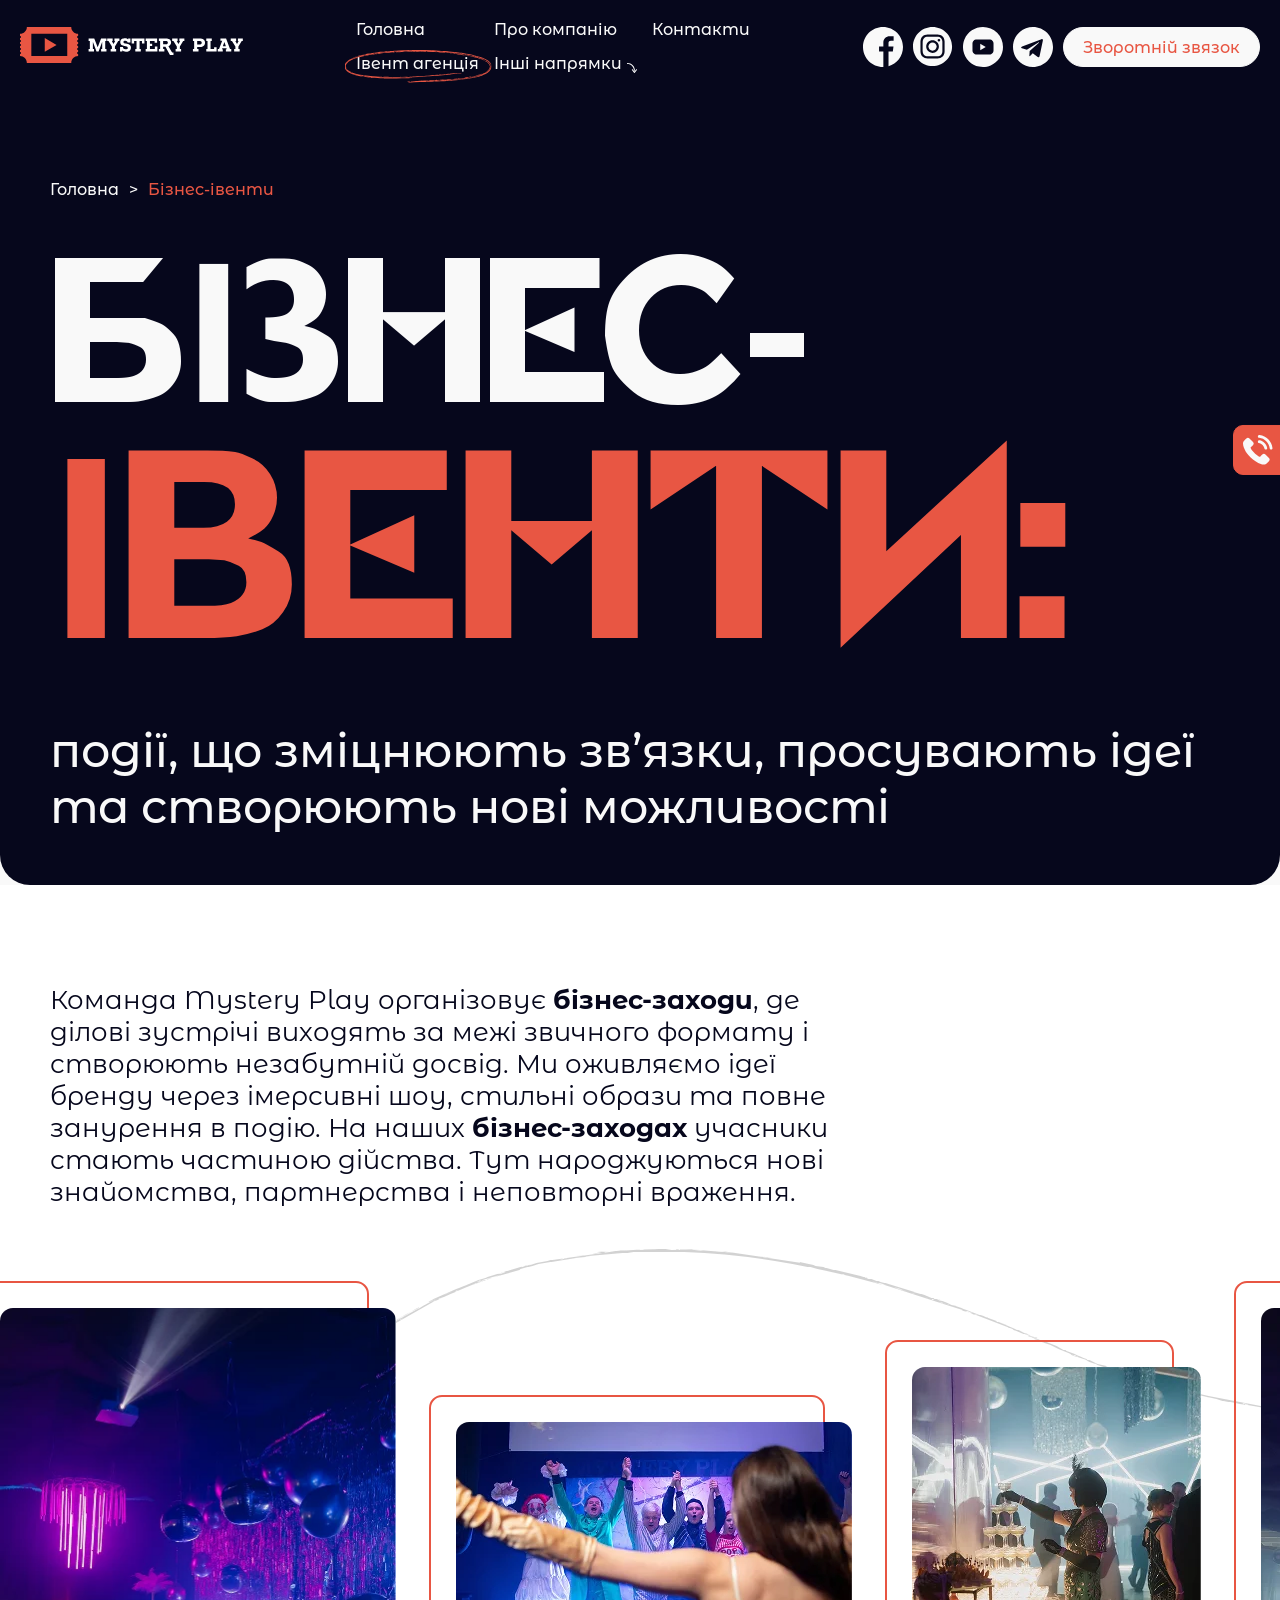
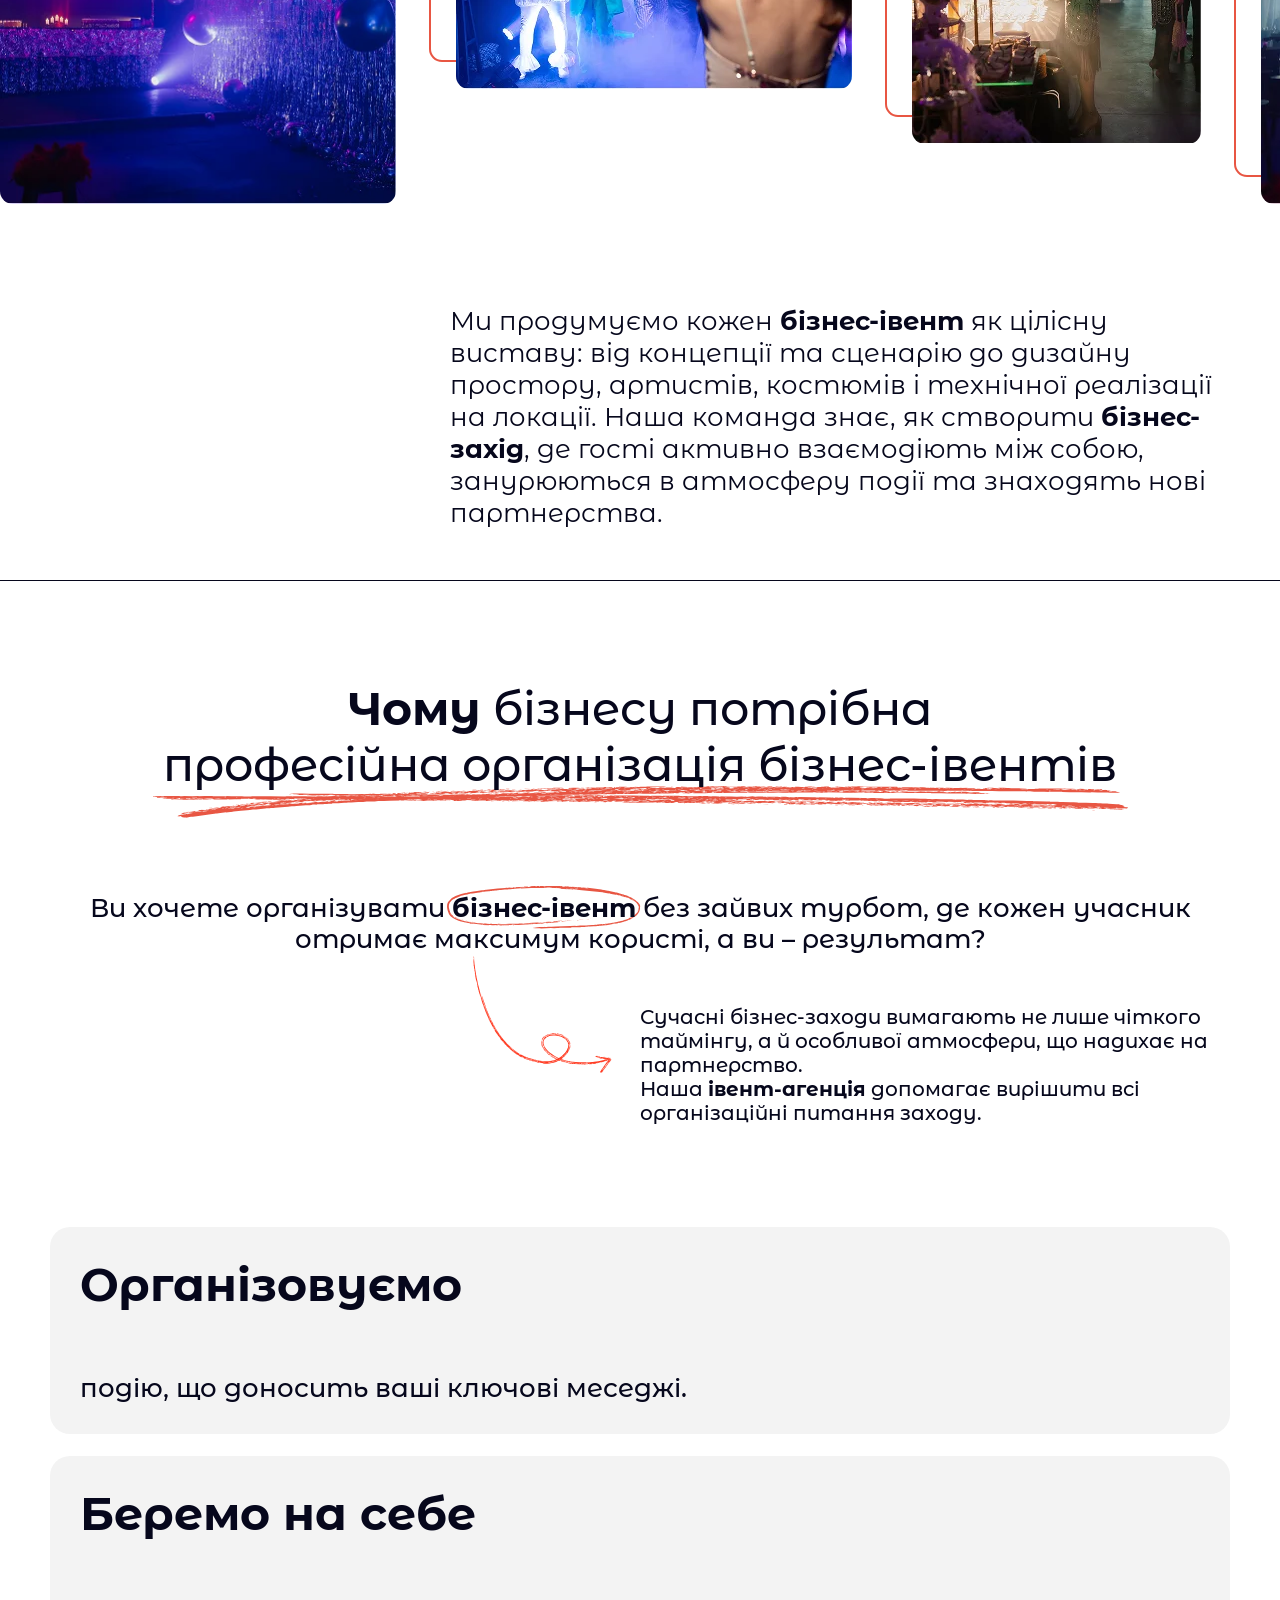
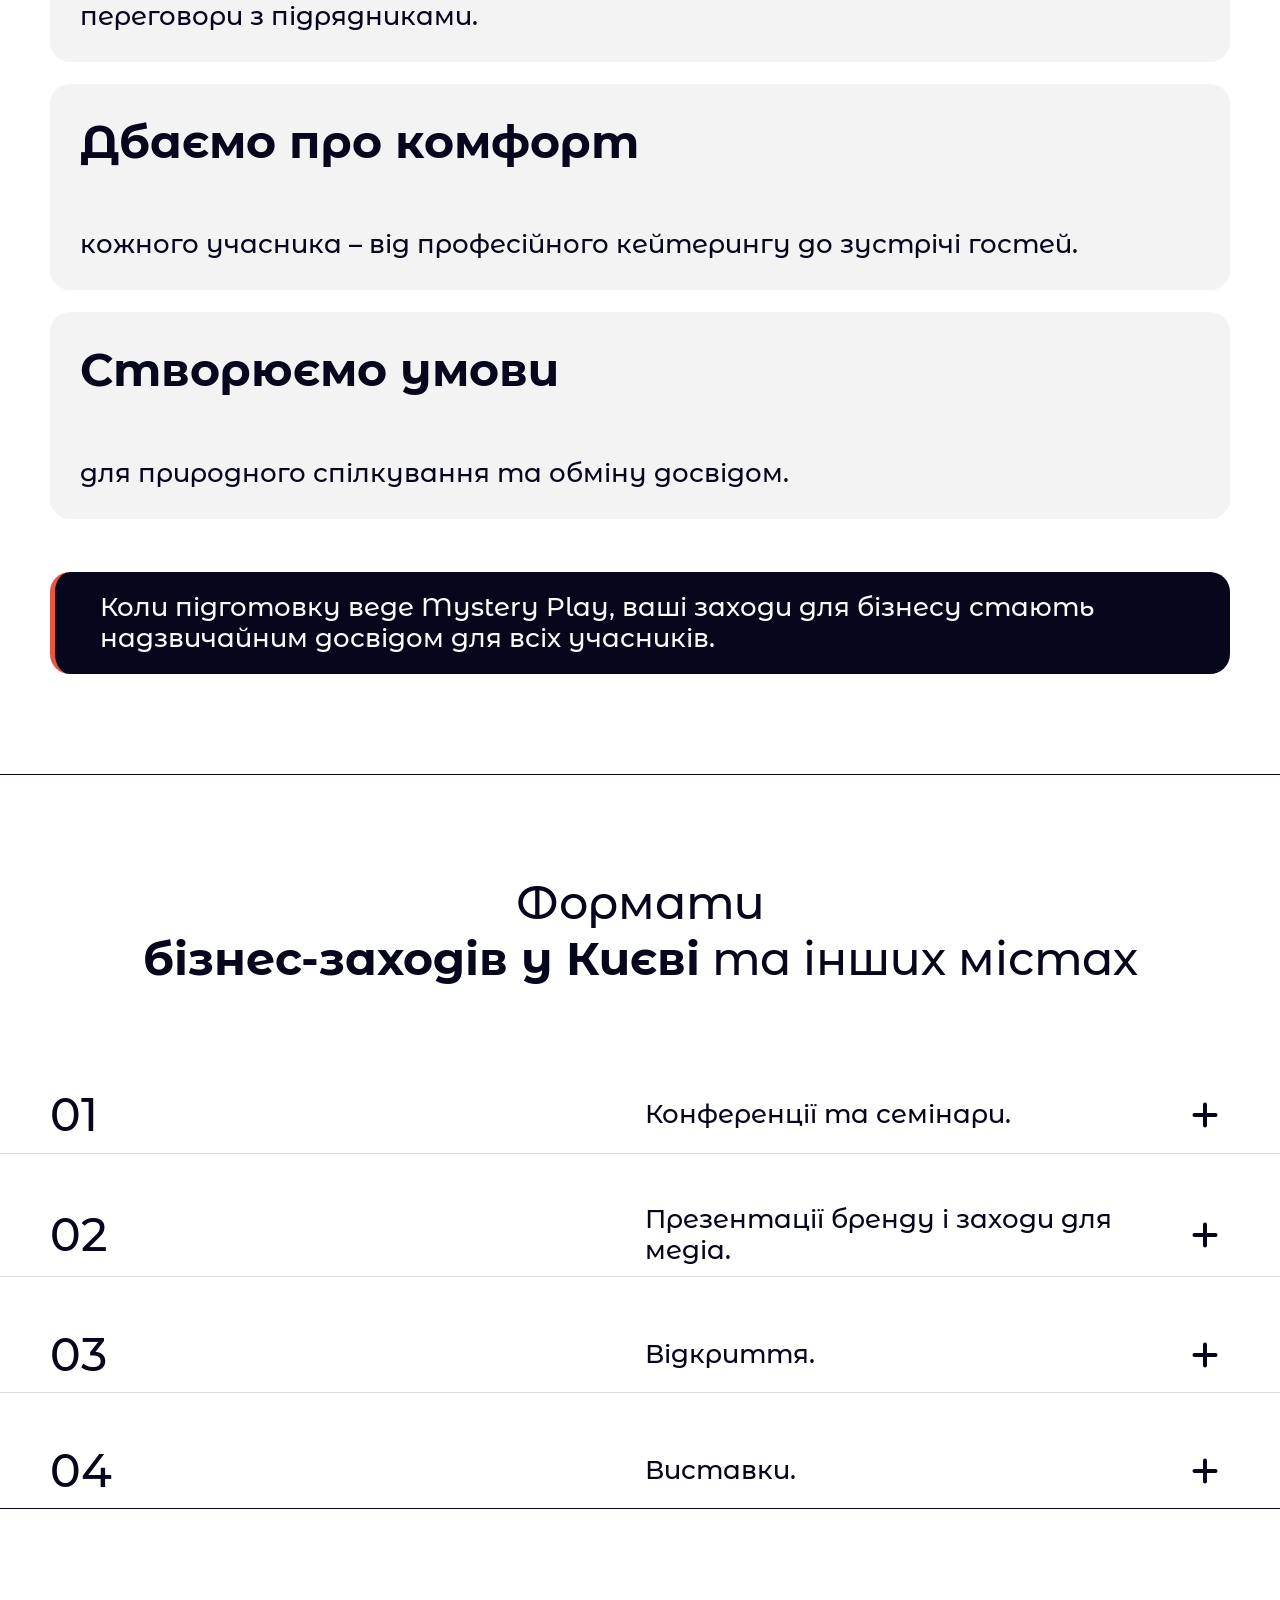
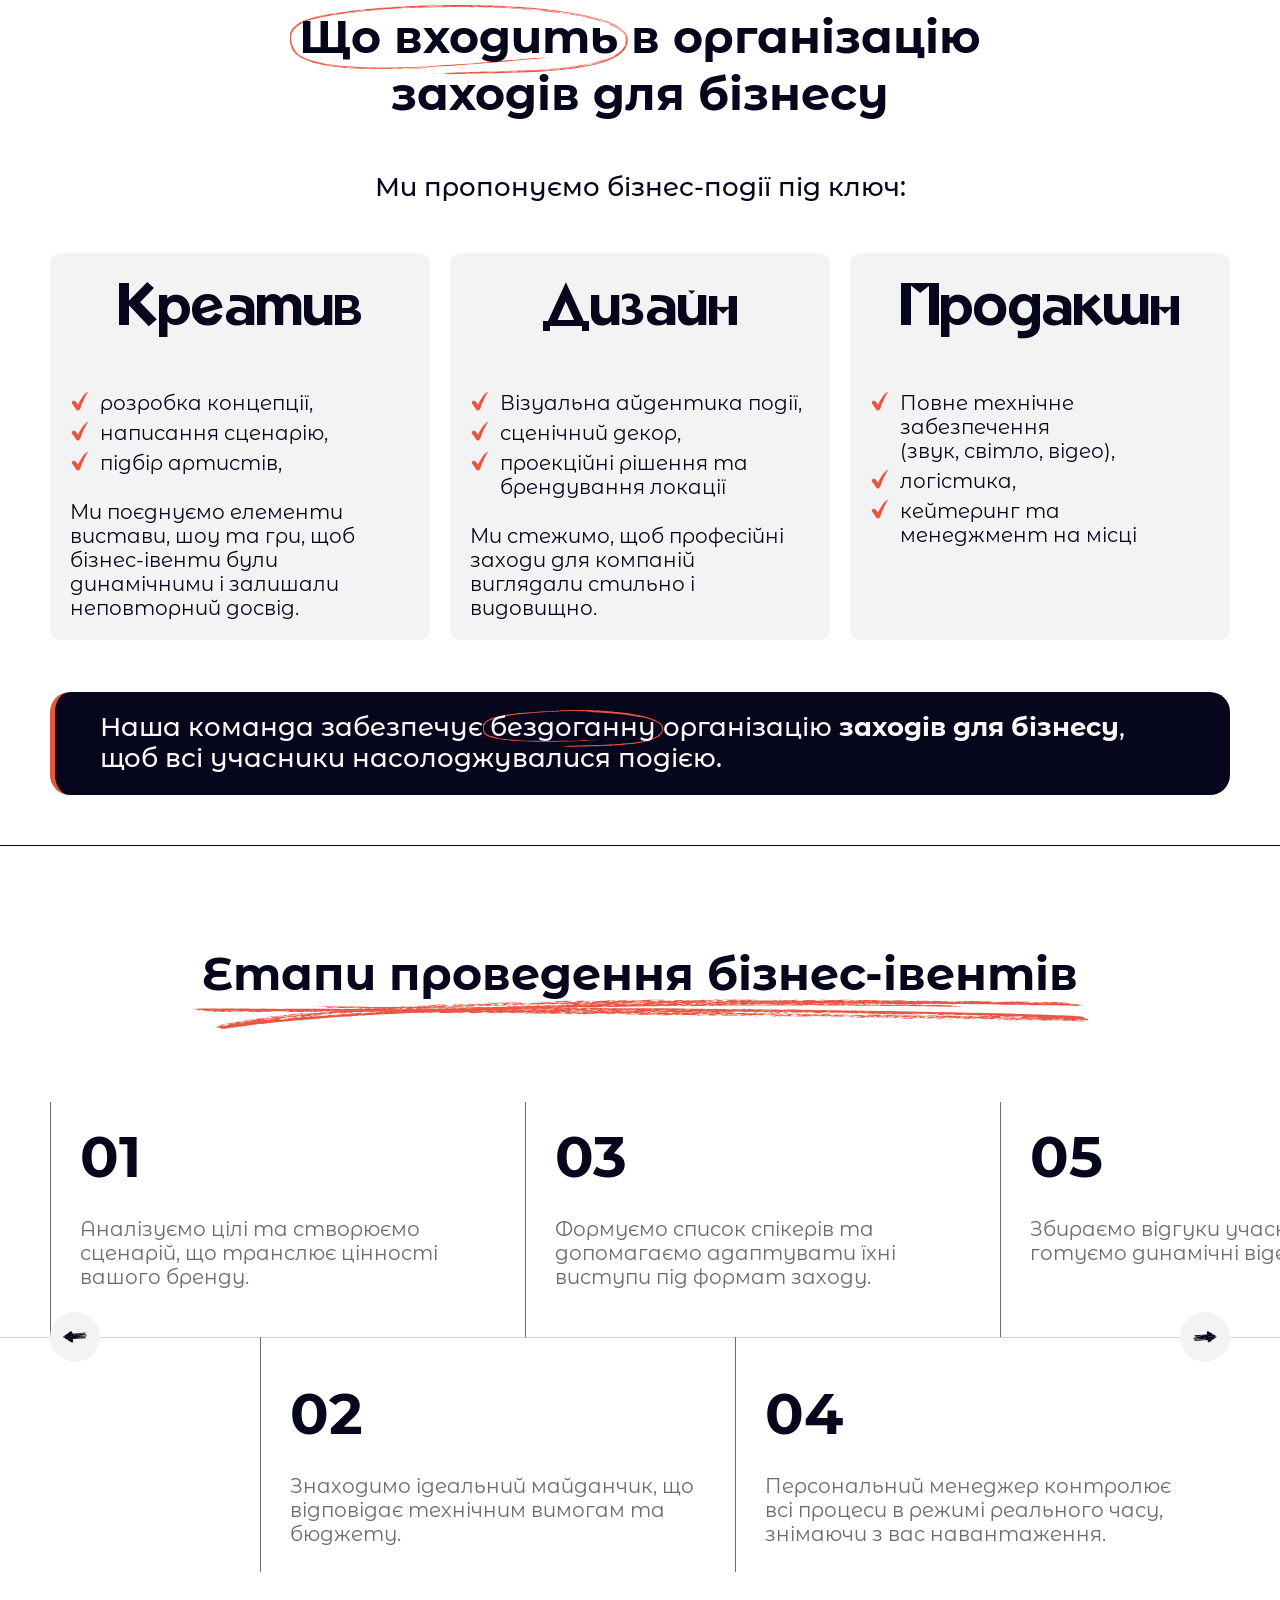
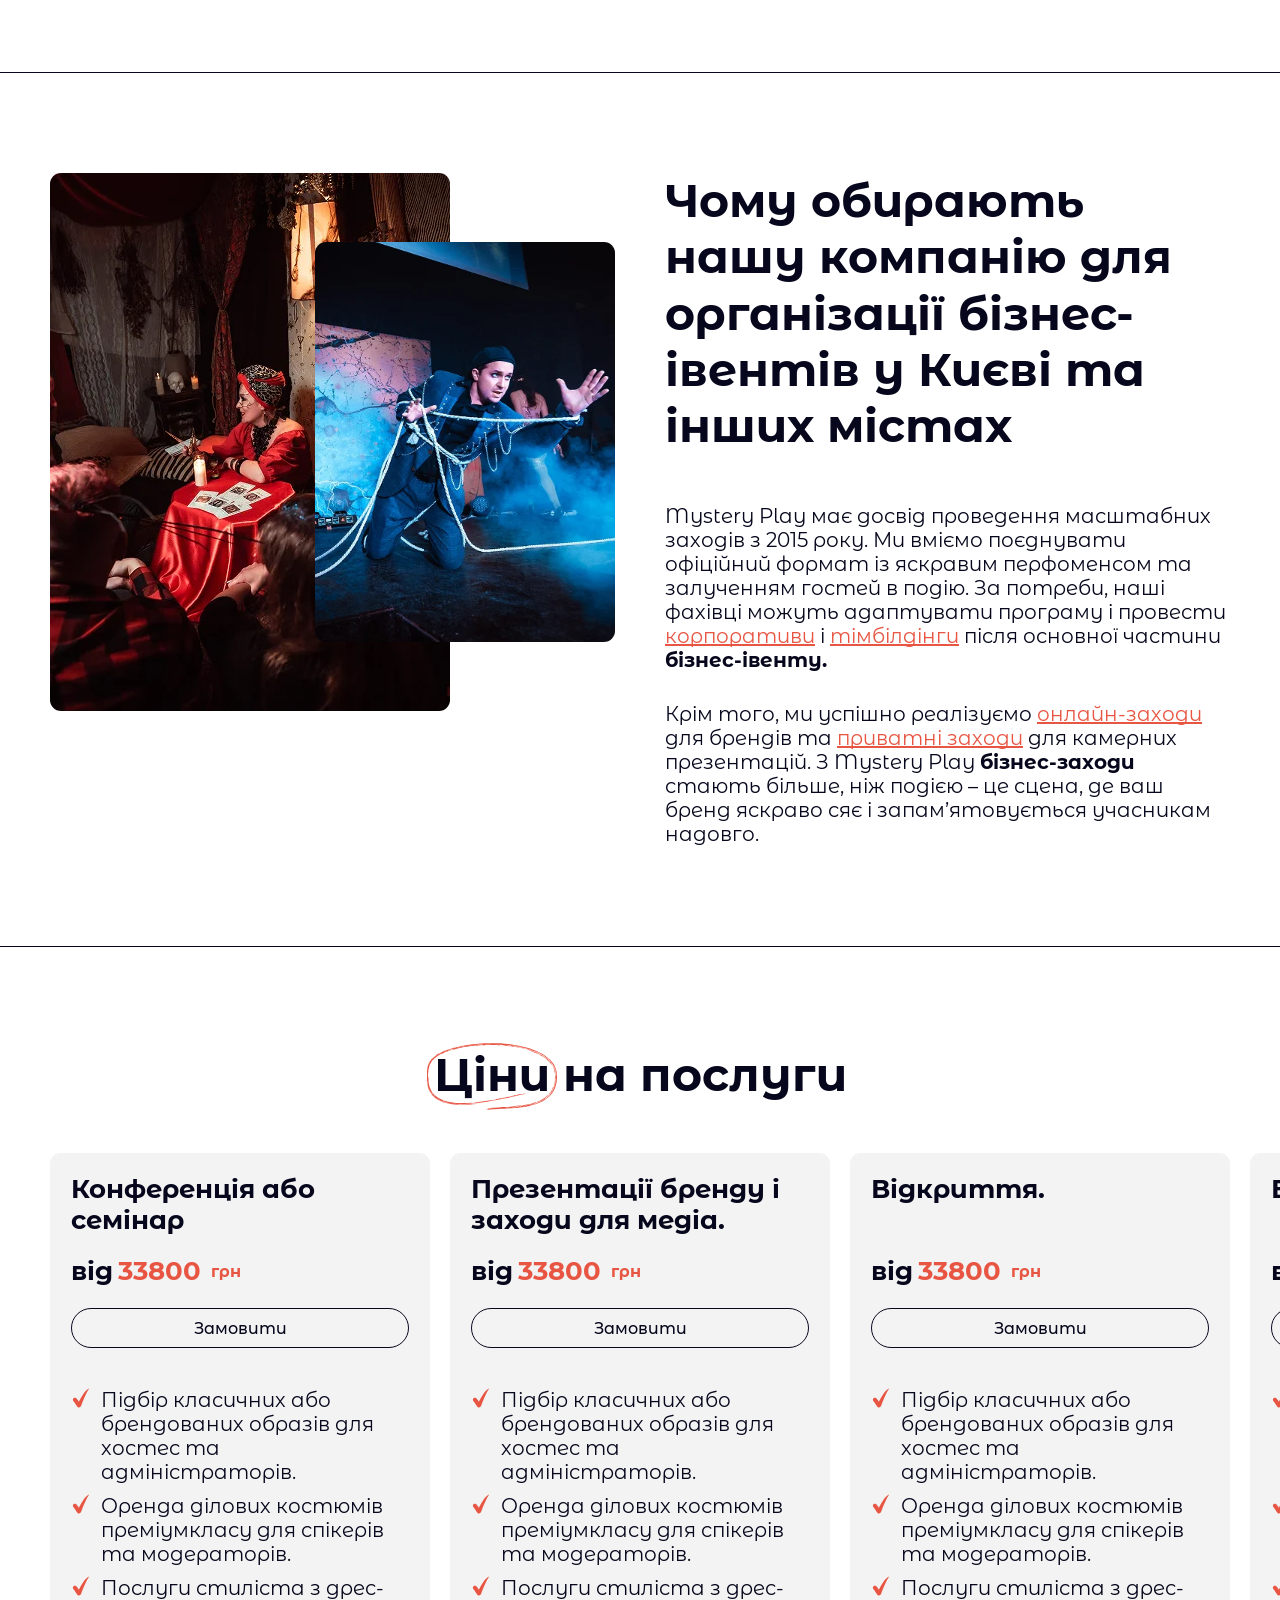
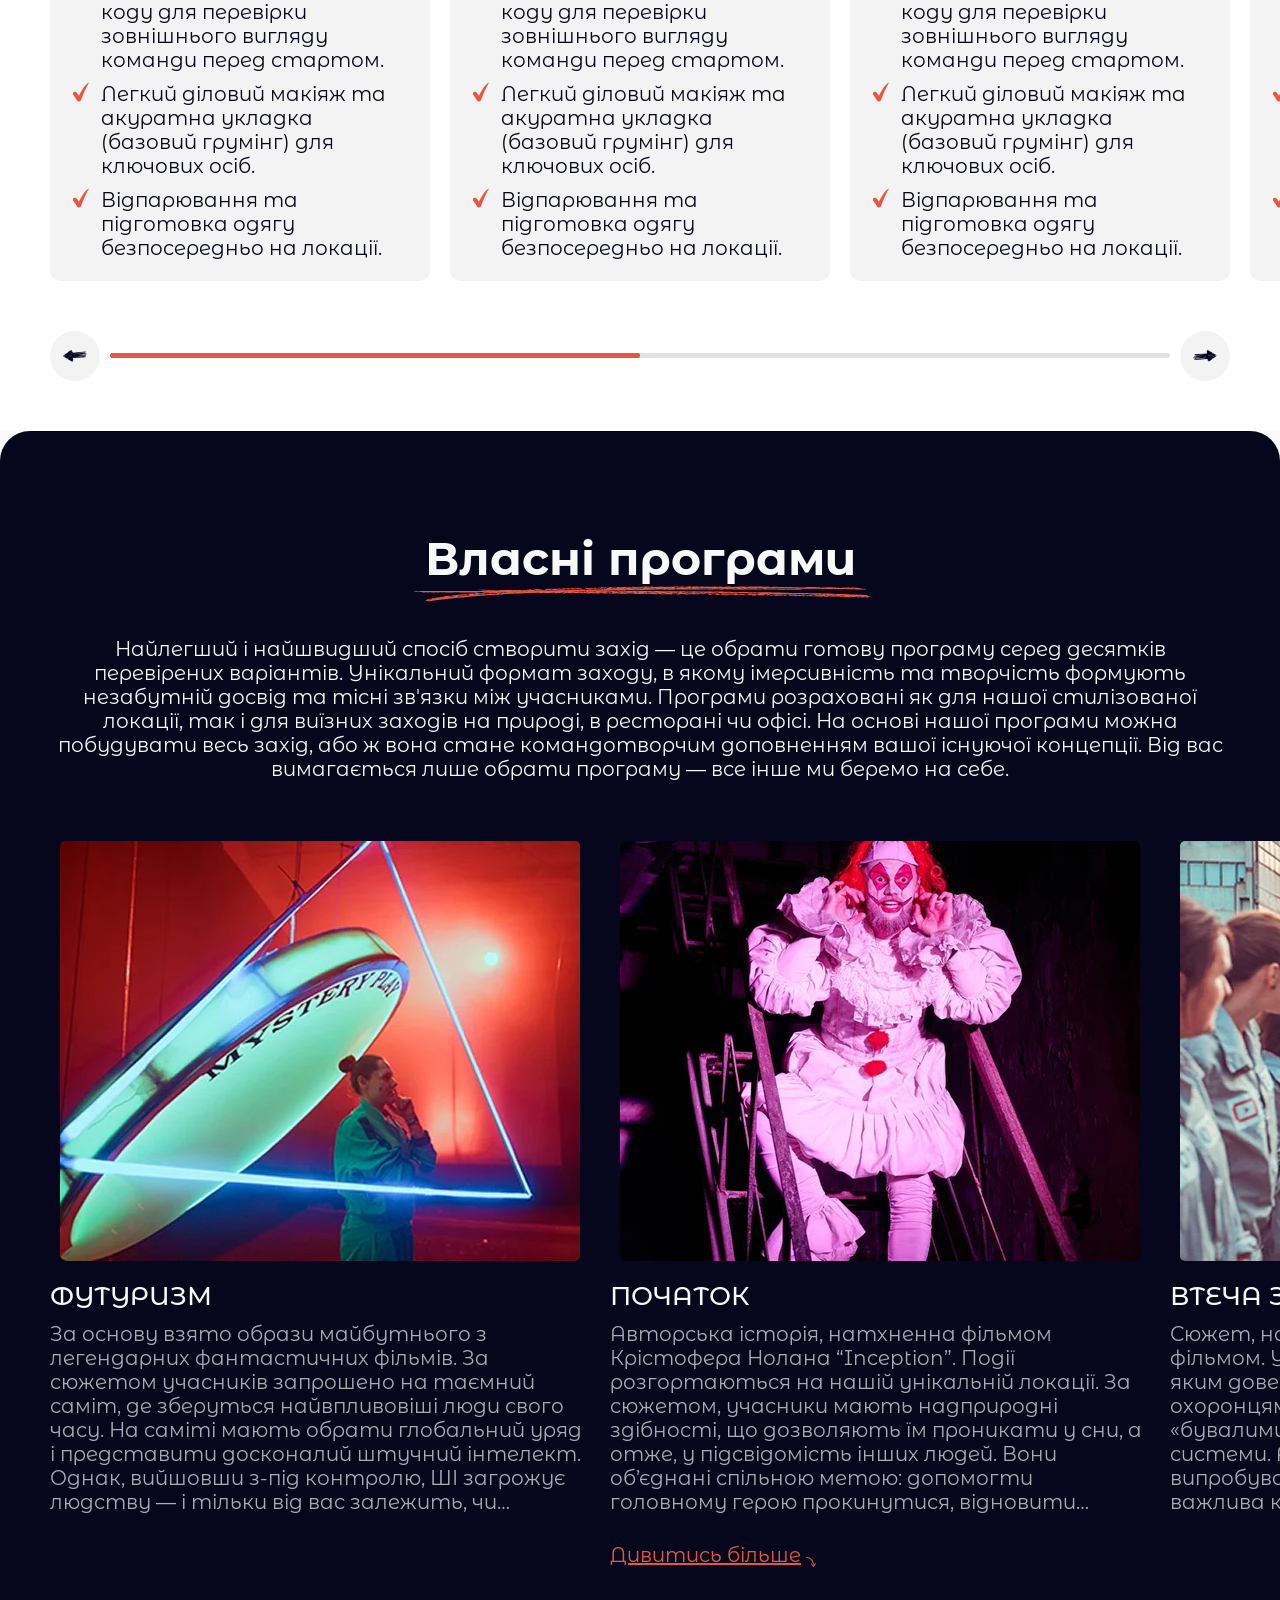
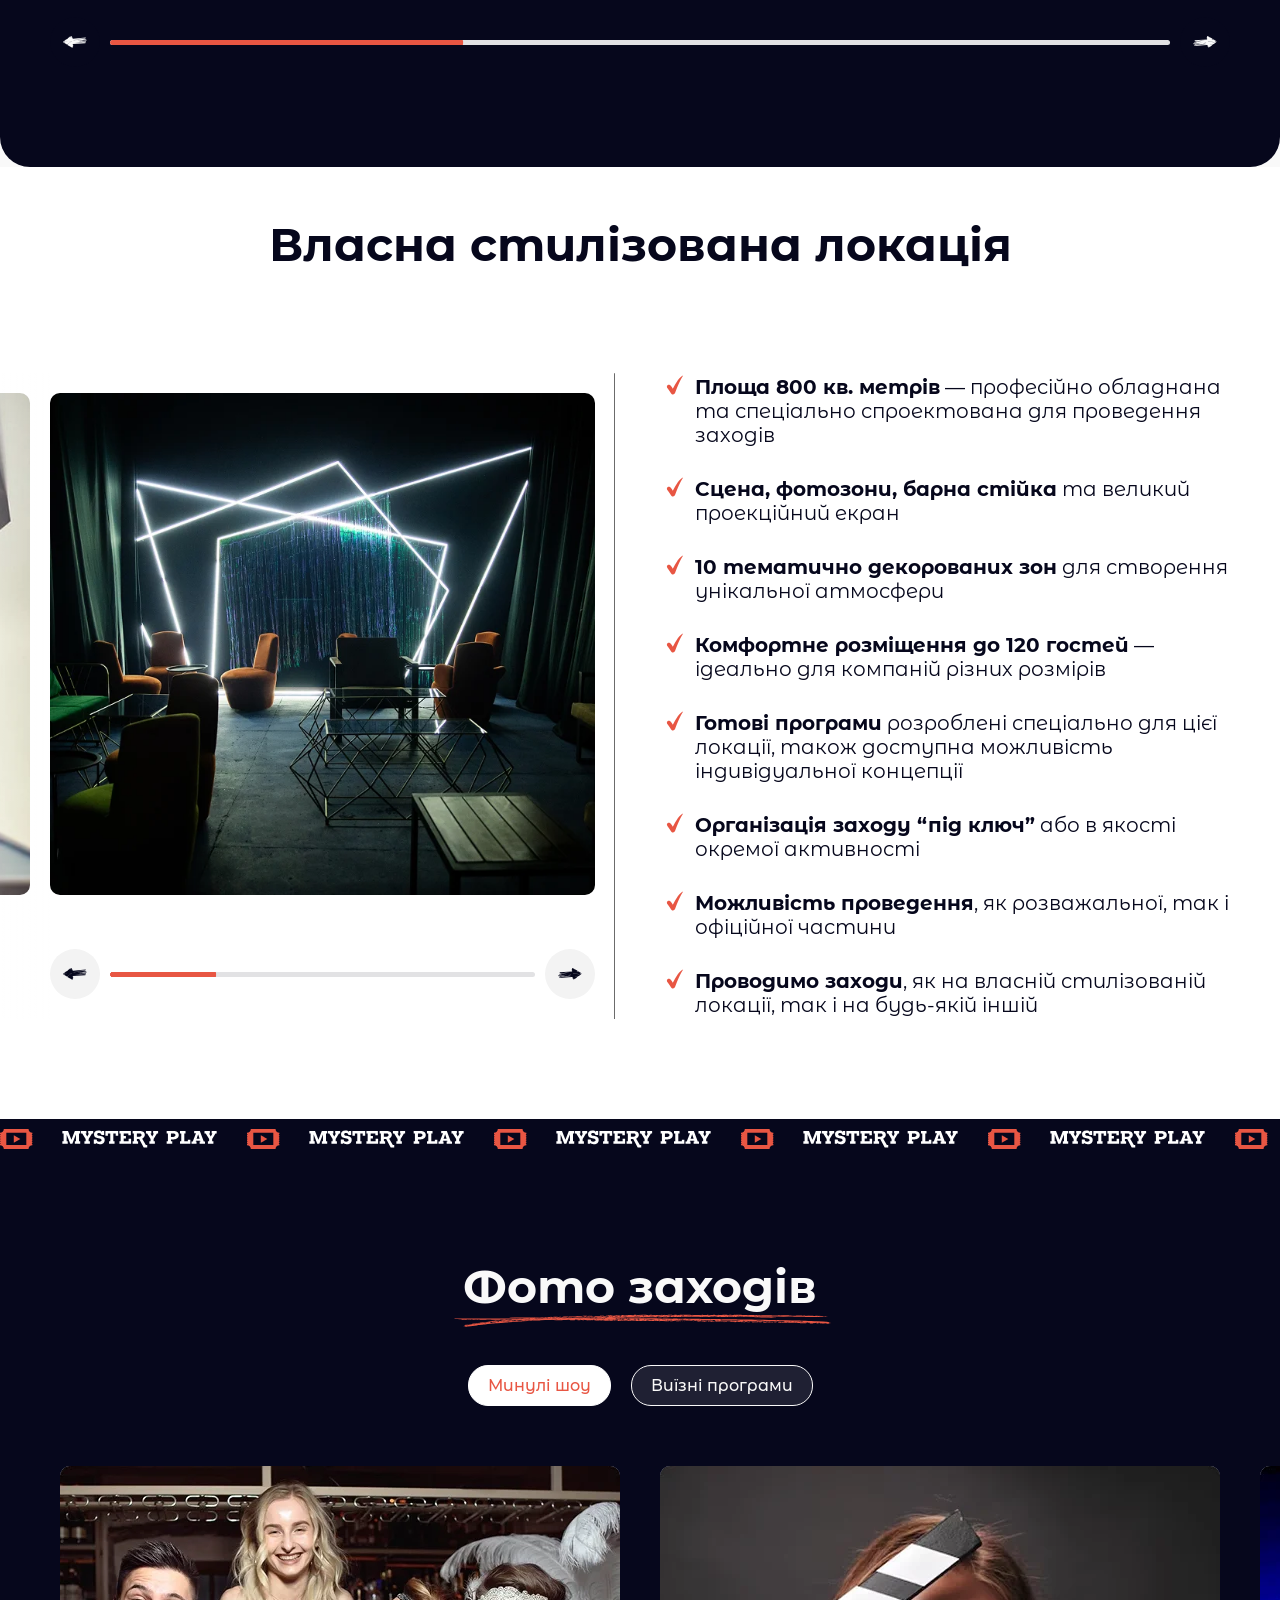
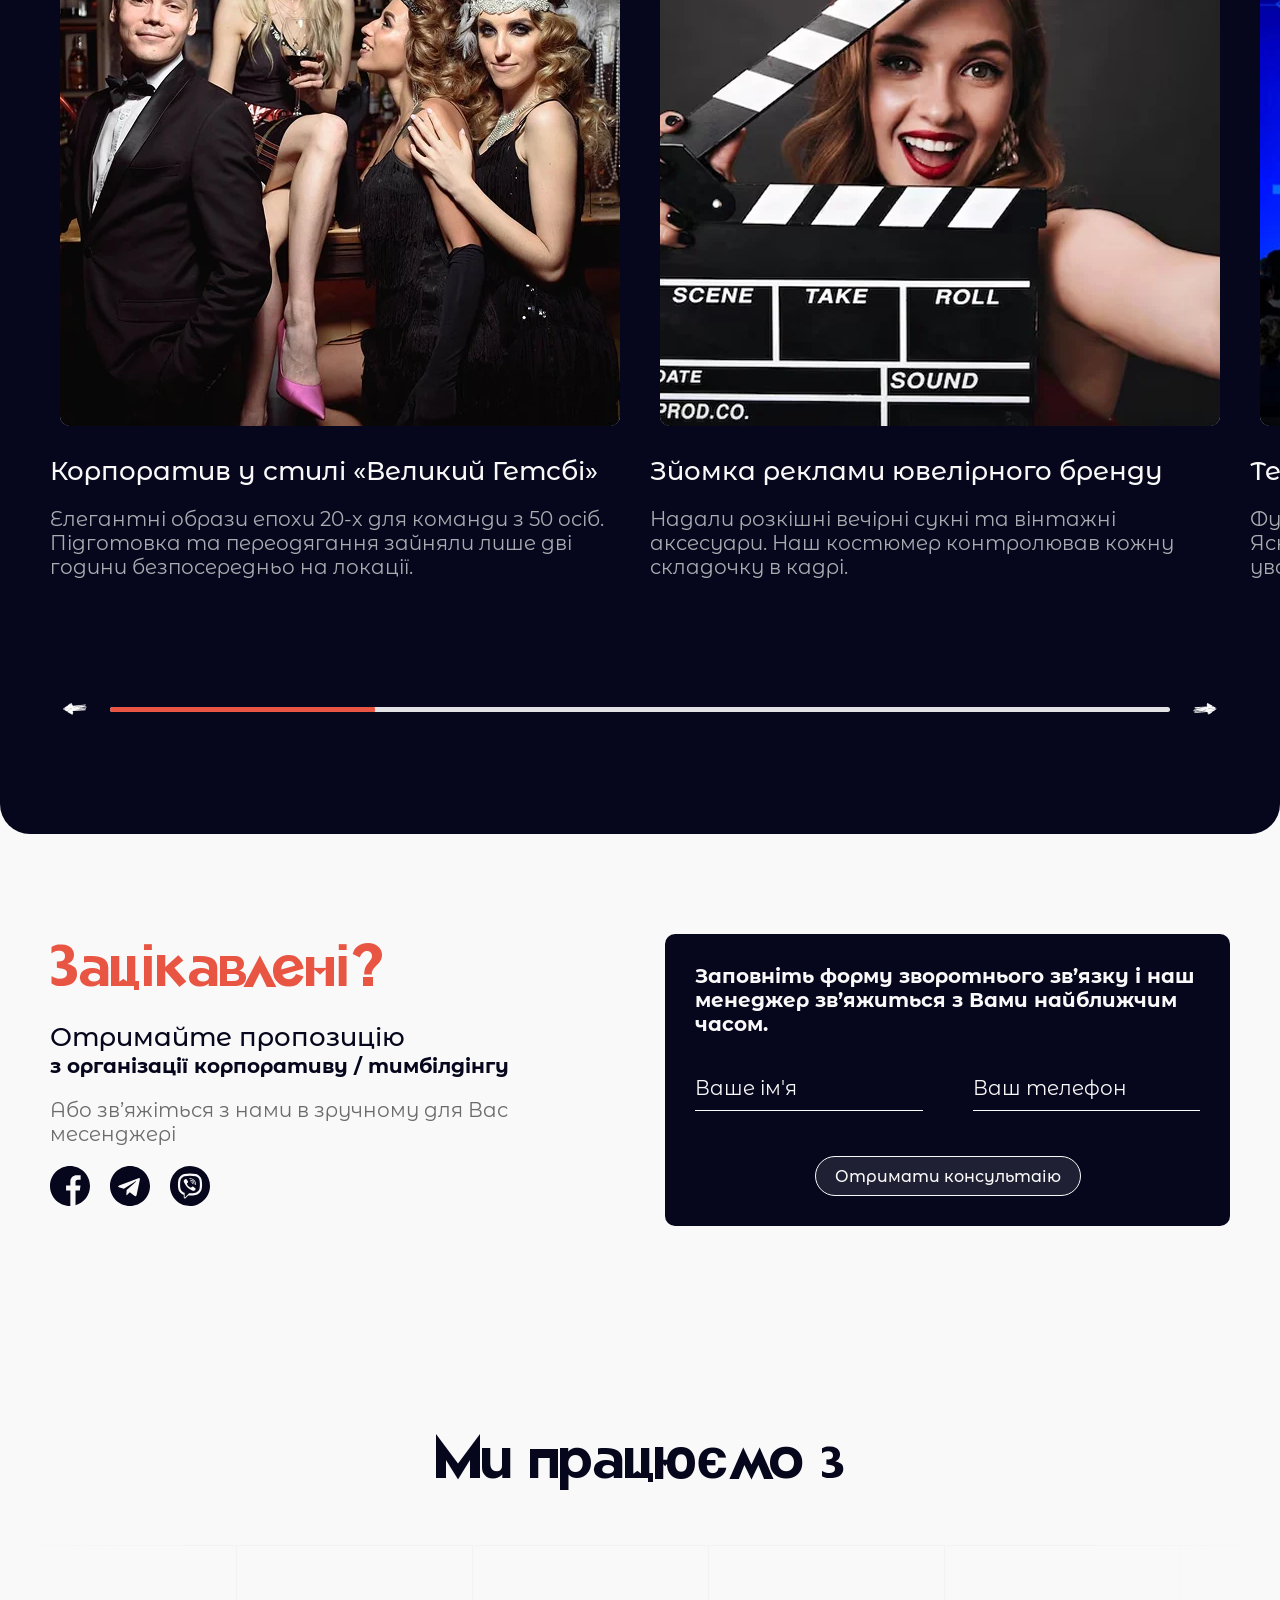
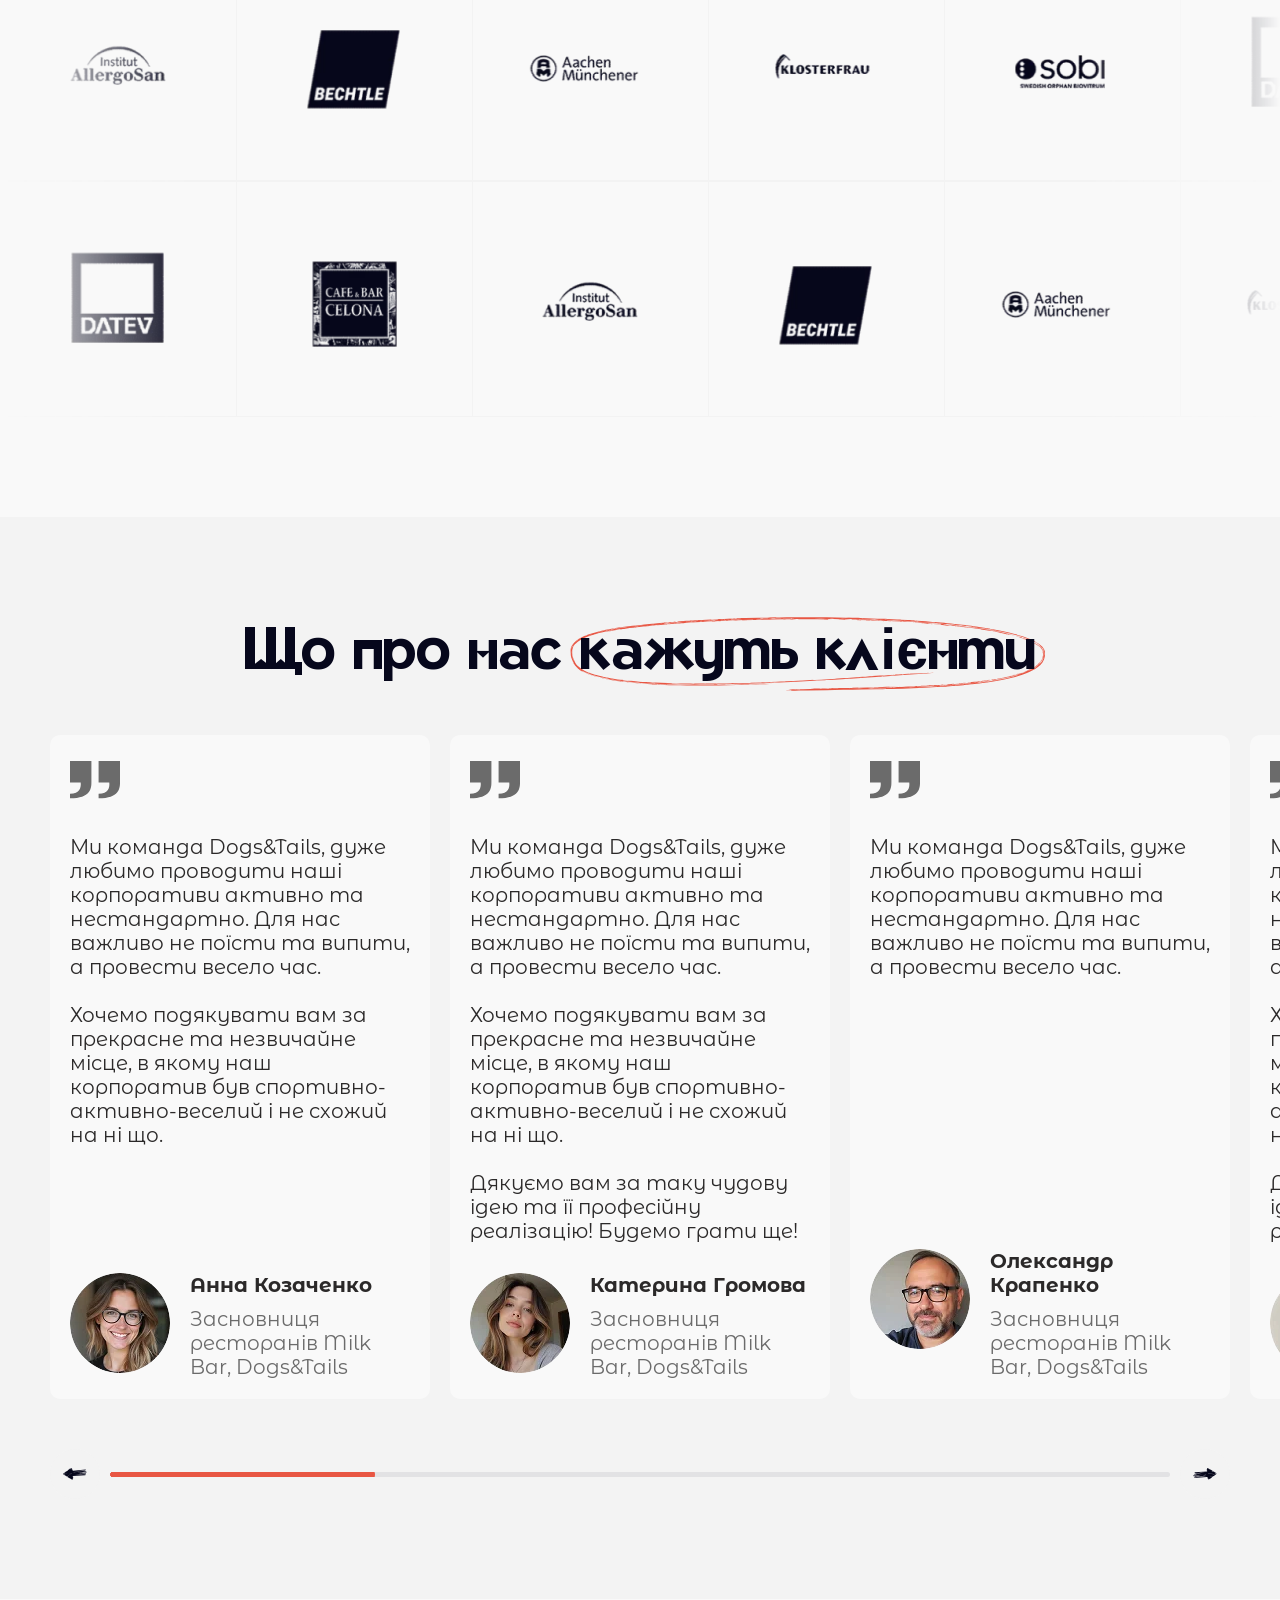
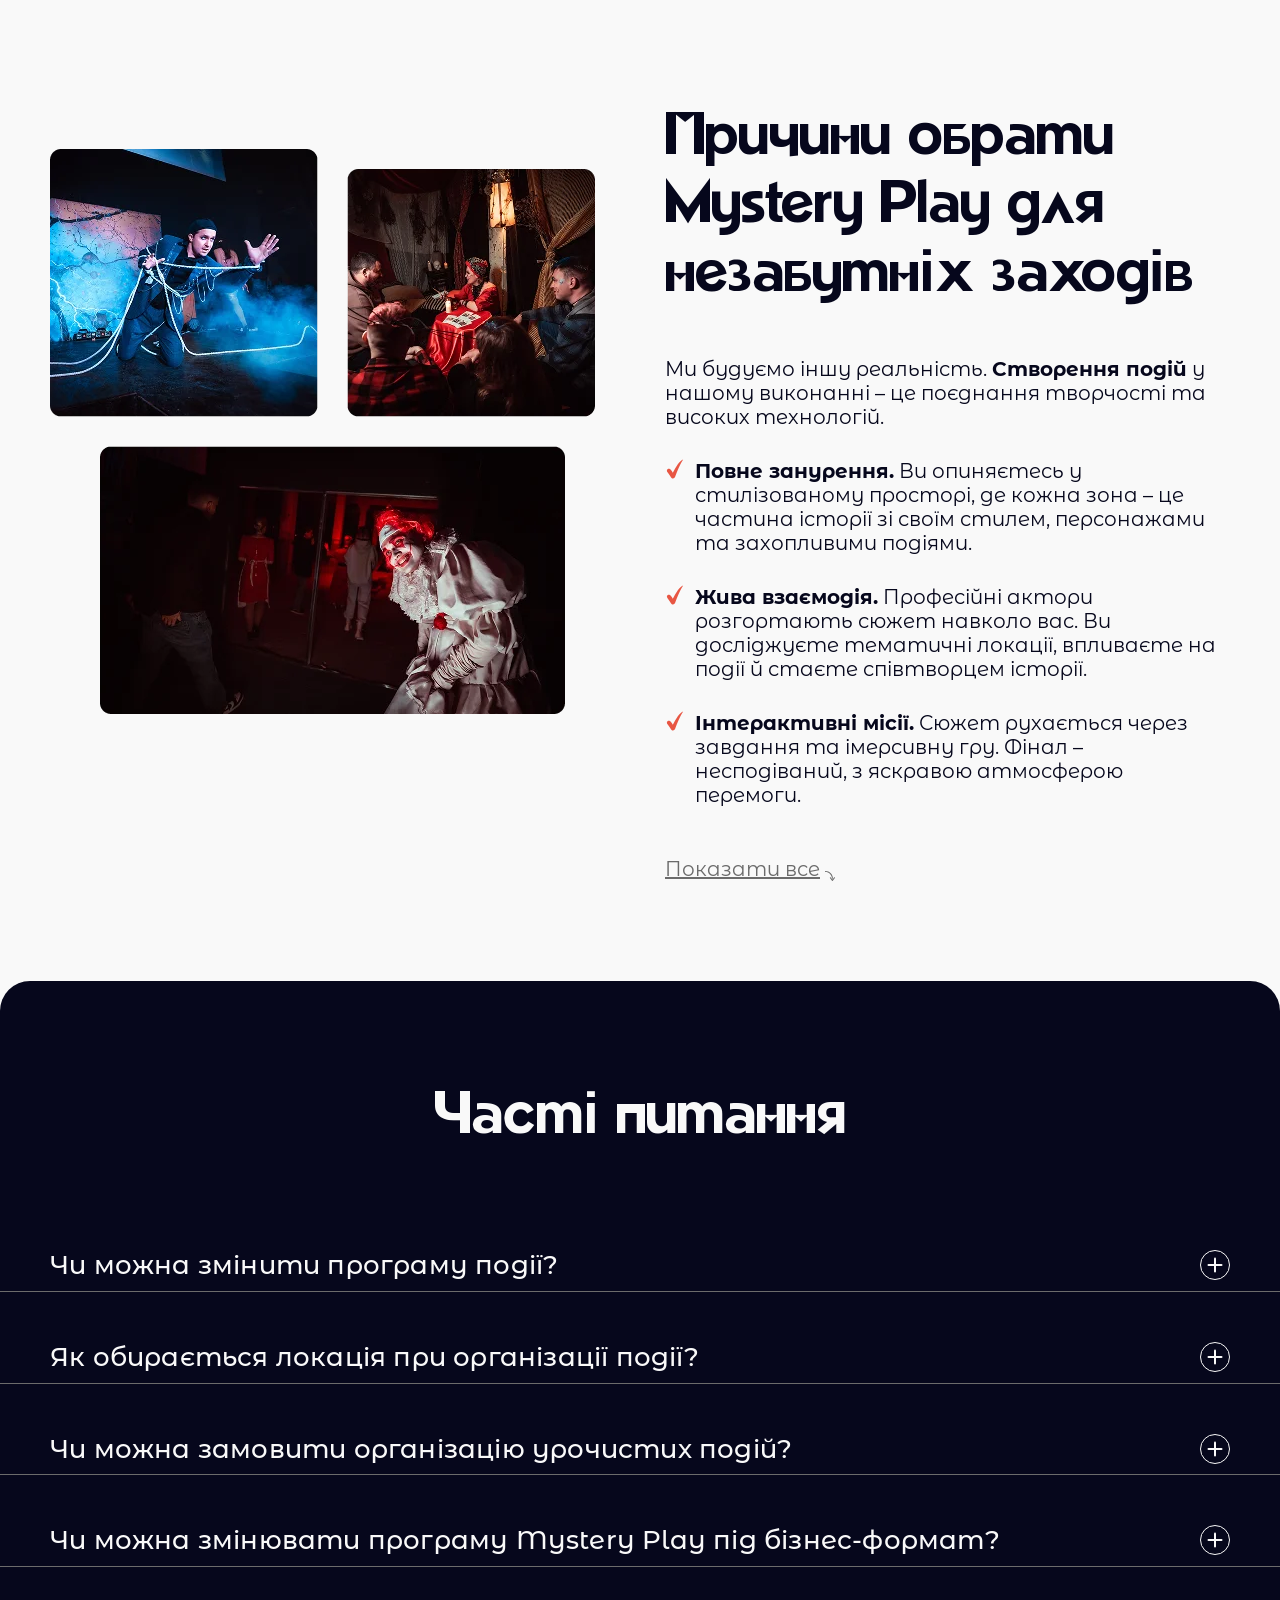
<file: services.html>
<!DOCTYPE html>
<html lang="en">

<head>
   <meta charset="UTF-8">
   <meta name="viewport" content="width=device-width, initial-scale=1.0">
   <title>MysteryPlay</title>

   <link rel="stylesheet" href="./css/style.css">

</head>

<body>
    
   <div class="wrapper">
      <div class="close-bg"></div>
      <div class="modal mobile-menu" id="mobile-menu-modal">
         <button class="mobile-menu-close modal__close-btn" data-close="mobile-menu-modal">
            <svg width="13" height="13" viewBox="0 0 13 13" fill="none" xmlns="http://www.w3.org/2000/svg">
              <path fill-rule="evenodd" clip-rule="evenodd" d="M0.244213 10.7327C0.0878461 10.889 0 11.1011 0 11.3223C0 11.5434 0.0878461 11.7555 0.244213 11.9118C0.400581 12.0682 0.61266 12.156 0.833797 12.156C1.05493 12.156 1.26701 12.0682 1.42338 11.9118L6.07755 7.256L10.7325 11.911C10.8897 12.0628 11.1002 12.1468 11.3187 12.1449C11.5372 12.143 11.7462 12.0554 11.9007 11.9009C12.0552 11.7463 12.1429 11.5373 12.1448 11.3188C12.1467 11.1003 12.0627 10.8898 11.9109 10.7327L7.25588 6.07767L11.9109 1.42267C12.0671 1.2663 12.1549 1.05427 12.1548 0.833207C12.1547 0.612149 12.0668 0.400175 11.9105 0.243919C11.7541 0.0876618 11.5421 -7.80857e-05 11.321 5.21452e-08C11.0999 7.819e-05 10.888 0.0879682 10.7317 0.244335L6.07755 4.89934L1.42255 0.244335C1.26538 0.092537 1.05488 0.00854172 0.836379 0.0104404C0.617882 0.0123391 0.408871 0.0999797 0.254364 0.254486C0.0998576 0.408993 0.012217 0.618004 0.0103184 0.836501C0.00841968 1.055 0.092415 1.2655 0.244213 1.42267L4.89921 6.07767L0.244213 10.7327Z" fill="#F9F9F9" />
            </svg>
         </button>
         <p class="mobile-menu__title">
            Меню:
         </p>
         <ul class="mobile-nav">
            <li class="mobile-nav__item mobile-nav__item--active">
               <a href="" class="mobile-nav__link">Головна</a>
            </li>
            <li class="mobile-nav__item" data-modal="megamenu-events">
               Івент агенція
               <svg width="16" height="16" viewBox="0 0 16 16" fill="none" xmlns="http://www.w3.org/2000/svg">
                 <path d="M10.6667 8C10.6667 8.2 10.6 8.33333 10.4667 8.46667L7.13333 11.8C6.86667 12.0667 6.46667 12.0667 6.2 11.8C5.93333 11.5333 5.93333 11.1333 6.2 10.8667L9.06667 8L6.2 5.13333C5.93333 4.86667 5.93333 4.46667 6.2 4.2C6.46667 3.93333 6.86667 3.93333 7.13333 4.2L10.4667 7.53333C10.6 7.66667 10.6667 7.8 10.6667 8Z" fill="#F9F9F9" />
               </svg>
            </li>
            <li class="mobile-nav__item">
               <a href="" class="mobile-nav__link">Про компанію</a>
            </li>
            <li class="mobile-nav__item">
               Інші напрямки
               <svg width="16" height="16" viewBox="0 0 16 16" fill="none" xmlns="http://www.w3.org/2000/svg">
                 <path d="M10.6667 8C10.6667 8.2 10.6 8.33333 10.4667 8.46667L7.13333 11.8C6.86667 12.0667 6.46667 12.0667 6.2 11.8C5.93333 11.5333 5.93333 11.1333 6.2 10.8667L9.06667 8L6.2 5.13333C5.93333 4.86667 5.93333 4.46667 6.2 4.2C6.46667 3.93333 6.86667 3.93333 7.13333 4.2L10.4667 7.53333C10.6 7.66667 10.6667 7.8 10.6667 8Z" fill="#F9F9F9" />
               </svg>
            </li>
            <li class="mobile-nav__item">
               <a href="" class="mobile-nav__link">Контакти</a>
            </li>
         </ul>
         <div class="mobile-contact">
            <a href="" class="button button--size-type2">Зворотній звязок</a>
            <div class="social">
               <a class="social__item" href="">
                  <svg width="40" height="40" viewBox="0 0 40 40" fill="none" xmlns="http://www.w3.org/2000/svg">
                    <path d="M40 20C40 8.95312 31.0469 0 20 0C8.95312 0 0 8.95312 0 20C0 31.0469 8.95312 40 20 40C20.1172 40 20.2344 40 20.3516 39.9922V24.4297H16.0547V19.4219H20.3516V15.7344C20.3516 11.4609 22.9609 9.13281 26.7734 9.13281C28.6016 9.13281 30.1719 9.26562 30.625 9.32812V13.7969H28C25.9297 13.7969 25.5234 14.7812 25.5234 16.2266V19.4141H30.4844L29.8359 24.4219H25.5234V39.2266C33.8828 36.8281 40 29.1328 40 20Z" fill="#F9F9F9" />
                  </svg>
               </a>
               <a class="social__item" href="">
                  <svg width="40" height="40" viewBox="0 0 40 40" fill="none" xmlns="http://www.w3.org/2000/svg">
                    <path d="M19.5312 23.6328C21.7965 23.6328 23.6328 21.7965 23.6328 19.5312C23.6328 17.266 21.7965 15.4297 19.5312 15.4297C17.266 15.4297 15.4297 17.266 15.4297 19.5312C15.4297 21.7965 17.266 23.6328 19.5312 23.6328Z" fill="#F9F9F9" />
                    <path d="M19.5312 0C8.74445 0 0 8.74445 0 19.5312C0 30.318 8.74445 39.0625 19.5312 39.0625C30.318 39.0625 39.0625 30.318 39.0625 19.5312C39.0625 8.74445 30.318 0 19.5312 0ZM31.5983 24.4953C31.5045 26.3522 30.9827 28.1833 29.6295 29.5221C28.2632 30.8737 26.4234 31.3773 24.5487 31.4701H14.5139C12.6389 31.3773 10.7994 30.874 9.43305 29.5221C8.07977 28.1833 7.55805 26.3522 7.4643 24.4953V14.5672C7.55805 12.7103 8.07984 10.8792 9.43305 9.54031C10.7994 8.18875 12.6391 7.68516 14.5139 7.59242H24.5486C26.4236 7.68516 28.2631 8.18852 29.6295 9.54031C30.9827 10.8792 31.5045 12.7103 31.5982 14.5672L31.5983 24.4953Z" fill="#F9F9F9" />
                    <path d="M24.4218 9.85496C21.9776 9.78793 17.0854 9.78793 14.6412 9.85496C13.3693 9.88988 11.9273 10.2065 11.021 11.1745C10.0793 12.1807 9.72347 13.3963 9.68737 14.7562C9.62394 17.1431 9.68737 24.3071 9.68737 24.3071C9.7287 25.6669 10.0793 26.8827 11.021 27.8889C11.9273 28.8571 13.3693 29.1735 14.6412 29.2084C17.0854 29.2754 21.9776 29.2754 24.4218 29.2084C25.6938 29.1735 27.1357 28.8568 28.042 27.8889C28.9837 26.8827 29.3396 25.6671 29.3757 24.3071V14.7562C29.3396 13.3963 28.9837 12.1807 28.042 11.1745C27.1354 10.2062 25.6935 9.88988 24.4218 9.85496ZM19.5312 25.8891C18.2738 25.8891 17.0447 25.5162 15.9992 24.8177C14.9537 24.1191 14.1389 23.1262 13.6577 21.9646C13.1765 20.8029 13.0506 19.5246 13.2959 18.2914C13.5412 17.0582 14.1467 15.9254 15.0358 15.0363C15.9249 14.1472 17.0577 13.5417 18.2909 13.2964C19.5241 13.0511 20.8024 13.177 21.9641 13.6582C23.1257 14.1394 24.1186 14.9542 24.8172 15.9997C25.5158 17.0452 25.8886 18.2743 25.8886 19.5317C25.8886 21.2178 25.2188 22.8348 24.0266 24.0271C22.8343 25.2193 21.2173 25.8891 19.5312 25.8891ZM25.9157 14.4865C25.6642 14.4865 25.4184 14.4118 25.2093 14.2721C25.0003 14.1323 24.8374 13.9337 24.7412 13.7014C24.645 13.4691 24.6199 13.2134 24.669 12.9668C24.718 12.7202 24.8392 12.4936 25.017 12.3159C25.1948 12.1381 25.4214 12.017 25.668 11.968C25.9147 11.9189 26.1703 11.9441 26.4026 12.0404C26.6349 12.1366 26.8335 12.2996 26.9732 12.5087C27.1129 12.7178 27.1875 12.9636 27.1875 13.215C27.1875 13.382 27.1546 13.5474 27.0906 13.7017C27.0267 13.856 26.933 13.9962 26.8149 14.1142C26.6968 14.2323 26.5566 14.3259 26.4023 14.3898C26.248 14.4537 26.0827 14.4866 25.9157 14.4865Z" fill="#F9F9F9" />
                  </svg>
               </a>
               <a class="social__item" href="">
                  <svg width="40" height="40" viewBox="0 0 40 40" fill="none" xmlns="http://www.w3.org/2000/svg">
                    <path d="M17.2266 23.2261L22.7739 20.0076L17.2266 16.7734V23.2261Z" fill="#F9F9F9" />
                    <path d="M20 0C16.0444 0 12.1776 1.17298 8.8886 3.37061C5.59962 5.56824 3.03617 8.69181 1.52242 12.3463C0.00866564 16.0009 -0.387401 20.0222 0.384303 23.9018C1.15601 27.7814 3.06082 31.3451 5.85787 34.1421C8.65492 36.9392 12.2186 38.844 16.0982 39.6157C19.9778 40.3874 23.9992 39.9913 27.6537 38.4776C31.3082 36.9638 34.4318 34.4004 36.6294 31.1114C38.827 27.8224 40 23.9556 40 20C40 14.6957 37.8929 9.60859 34.1421 5.85786C30.3914 2.10714 25.3043 0 20 0ZM30.5263 23.5395C30.5267 24.0626 30.4239 24.5806 30.224 25.064C30.0241 25.5473 29.7308 25.9866 29.3611 26.3566C28.9913 26.7266 28.5523 27.0201 28.069 27.2204C27.5858 27.4206 27.0678 27.5237 26.5447 27.5237H13.4553C12.9322 27.5237 12.4142 27.4206 11.931 27.2204C11.4477 27.0201 11.0087 26.7266 10.6389 26.3566C10.2692 25.9866 9.97596 25.5473 9.77602 25.064C9.57608 24.5806 9.47335 24.0626 9.47369 23.5395V16.4605C9.47335 15.9374 9.57608 15.4194 9.77602 14.936C9.97596 14.4527 10.2692 14.0134 10.6389 13.6434C11.0087 13.2734 11.4477 12.9799 11.931 12.7796C12.4142 12.5794 12.9322 12.4763 13.4553 12.4763H26.5447C27.0678 12.4763 27.5858 12.5794 28.069 12.7796C28.5523 12.9799 28.9913 13.2734 29.3611 13.6434C29.7308 14.0134 30.0241 14.4527 30.224 14.936C30.4239 15.4194 30.5267 15.9374 30.5263 16.4605V23.5395Z" fill="#F9F9F9" />
                  </svg>
               </a>
               <a class="social__item" href="">
                  <svg width="40" height="40" viewBox="0 0 40 40" fill="none" xmlns="http://www.w3.org/2000/svg">
                    <path d="M20 40C31.0483 40 40 31.0483 40 20C40 8.95167 31.0483 0 20 0C8.95167 0 0 8.95167 0 20C0 31.0483 8.95167 40 20 40ZM9.15167 19.5667L28.435 12.1317C29.33 11.8083 30.1117 12.35 29.8217 13.7033L29.8233 13.7017L26.54 29.17C26.2967 30.2667 25.645 30.5333 24.7333 30.0167L19.7333 26.3317L17.3217 28.655C17.055 28.9217 16.83 29.1467 16.3133 29.1467L16.6683 24.0583L25.935 15.6867C26.3383 15.3317 25.845 15.1317 25.3133 15.485L13.8617 22.695L8.925 21.155C7.85333 20.815 7.83 20.0833 9.15167 19.5667Z" fill="#F9F9F9" />
                  </svg>
               </a>
            </div>
            <ul class="mobile-contact-list">
               <li class="mobile-contact-list__item">
                  <svg width="19" height="19" viewBox="0 0 19 19" fill="none" xmlns="http://www.w3.org/2000/svg">
                    <path d="M0.521444 8.03162C0.186444 7.12501 -0.0499555 6.19901 0.0090445 5.21361C0.0484445 4.60281 0.285044 4.09061 0.738244 3.65701C1.21104 3.20381 1.68404 2.71101 2.15704 2.25801C2.76784 1.64721 3.55604 1.64721 4.16704 2.25801L5.30984 3.40081C5.68424 3.77521 6.05844 4.13001 6.41324 4.50441C7.06344 5.15461 7.06344 5.92301 6.41324 6.57341C5.96004 7.04621 5.48724 7.49941 5.01424 7.95281C4.89604 8.07081 4.87624 8.16941 4.93544 8.32701C5.25064 9.07581 5.68424 9.72621 6.19644 10.3568C7.20144 11.5982 8.36404 12.7016 9.72364 13.5688C10.0192 13.746 10.3344 13.8838 10.6496 14.0416C10.8074 14.1204 10.906 14.1006 11.0438 13.9628C11.497 13.4898 11.9698 13.0168 12.443 12.544C13.0538 11.9332 13.842 11.9332 14.453 12.544C15.2016 13.2928 15.97 14.0416 16.719 14.81C17.3494 15.4406 17.3494 16.2288 16.719 16.8594C16.2854 17.2928 15.8322 17.7066 15.438 18.1598C14.847 18.8102 14.118 19.0268 13.2706 18.9874C12.0488 18.9284 10.906 18.5146 9.82224 17.9826C7.39844 16.8002 5.30984 15.1646 3.57564 13.0956C2.27524 11.5784 1.21104 9.90361 0.521444 8.03162ZM18.9954 8.44701C18.546 4.00801 15.0236 0.473814 10.5902 0.00521417C10.055 -0.0513858 9.58564 0.359814 9.58564 0.898014V0.915214C9.58564 1.37621 9.93524 1.75921 10.3936 1.80761C13.9666 2.18421 16.8266 5.02821 17.2076 8.61341C17.2568 9.07541 17.6454 9.42621 18.11 9.42121C18.632 9.41541 19.048 8.96641 18.9954 8.44701ZM9.58564 4.29981V4.31241C9.58564 4.74201 9.88664 5.12381 10.3102 5.19641C11.1802 5.34541 11.9854 5.76121 12.6202 6.39601C13.255 7.03081 13.6708 7.83601 13.82 8.70601C13.8924 9.12961 14.2742 9.43061 14.704 9.43061H14.712C15.266 9.43061 15.6964 8.93221 15.5994 8.38661C15.1494 5.85301 13.1472 3.85001 10.6262 3.41161C10.0816 3.31681 9.58564 3.74721 9.58564 4.29981Z" fill="#F9F9F9" />
                  </svg>
                  +38 (050) 123 45 67
               </li>
               <li class="mobile-contact-list__item">
                  <svg width="20" height="15" viewBox="0 0 20 15" fill="none" xmlns="http://www.w3.org/2000/svg">
                    <path d="M11.6714 9.74281C11.1739 10.0745 10.5959 10.2499 10 10.2499C9.40414 10.2499 8.82617 10.0745 8.32859 9.74281L0.133164 4.27902C0.087922 4.24877 0.0435173 4.21729 0 4.18461L0 13.1376C0 14.1641 0.833008 14.9788 1.84113 14.9788H18.1588C19.1853 14.9788 20 14.1457 20 13.1376V4.18457C19.9564 4.21734 19.9119 4.24889 19.8665 4.27918L11.6714 9.74281Z" fill="#F9F9F9" />
                    <path d="M0.783204 3.30438L8.97863 8.7682C9.28887 8.97504 9.64441 9.07844 9.99996 9.07844C10.3555 9.07844 10.7111 8.975 11.0214 8.7682L19.2168 3.30438C19.7072 2.97762 20 2.43074 20 1.84051C20 0.825625 19.1743 0 18.1595 0H1.84051C0.825665 3.90625e-05 9.68791e-07 0.825664 9.68791e-07 1.84148C-0.000303273 2.13102 0.0710559 2.41613 0.207714 2.67138C0.344372 2.92663 0.54208 3.1441 0.783204 3.30438Z" fill="#F9F9F9" />
                  </svg>
                  Example@gmail.com
               </li>
               <li class="mobile-contact-list__item">
                  <svg width="15" height="20" viewBox="0 0 15 20" fill="none" xmlns="http://www.w3.org/2000/svg">
                    <path d="M7.5 0C5.51169 0.00264579 3.60557 0.793672 2.19962 2.19962C0.793672 3.60557 0.00264579 5.51169 0 7.5C0 12.8844 6.9875 19.6281 7.28437 19.9125C7.34212 19.9686 7.41947 20 7.5 20C7.58053 20 7.65788 19.9686 7.71562 19.9125C8.0125 19.6281 15 12.8844 15 7.5C14.9974 5.51169 14.2063 3.60557 12.8004 2.19962C11.3944 0.793672 9.48831 0.00264579 7.5 0ZM7.5 10.9375C6.82013 10.9375 6.15552 10.7359 5.59023 10.3582C5.02493 9.98046 4.58434 9.4436 4.32416 8.81547C4.06399 8.18735 3.99591 7.49619 4.12855 6.82938C4.26119 6.16257 4.58858 5.55006 5.06932 5.06932C5.55006 4.58858 6.16257 4.26119 6.82938 4.12855C7.49619 3.99591 8.18735 4.06399 8.81547 4.32416C9.4436 4.58434 9.98046 5.02493 10.3582 5.59023C10.7359 6.15552 10.9375 6.82013 10.9375 7.5C10.9369 8.4115 10.5746 9.28551 9.93004 9.93004C9.28551 10.5746 8.4115 10.9369 7.5 10.9375Z" fill="#F9F9F9" />
                  </svg>
                  м. Київ, вул. Якова Гніздовського, 1А
               </li>
               <li class="mobile-contact-list__item">
                  <svg width="20" height="20" viewBox="0 0 20 20" fill="none" xmlns="http://www.w3.org/2000/svg">
                    <path d="M10 20C15.5214 20 20 15.5214 20 10C20 4.47856 15.5214 0 10 0C4.47856 0 0 4.47856 0 10C0 15.5214 4.47856 20 10 20ZM9.28569 4.28572C9.28569 3.89285 9.60713 3.57142 10 3.57142C10.3929 3.57142 10.7143 3.89285 10.7143 4.28572V9.65715L14.0179 12.3C14.325 12.5464 14.375 12.9964 14.1286 13.3036C14.0619 13.3873 13.9771 13.4549 13.8807 13.5013C13.7842 13.5477 13.6785 13.5716 13.5714 13.5714C13.4143 13.5714 13.2571 13.5214 13.125 13.4143L9.55359 10.5572C9.38574 10.4214 9.28575 10.2179 9.28575 10V4.28572H9.28569Z" fill="#F9F9F9" />
                  </svg>
                  09:00-17:00,<br>
                  без перерви та вихідних
               </li>
            </ul>
         </div>
      </div>
      <div class="sub-nav modal" id="megamenu-events">
         <div class="sub-nav-title">
            <svg class="sub-nav-title__close" data-modal="mobile-menu-modal" width="16" height="16" viewBox="0 0 16 16" fill="none" xmlns="http://www.w3.org/2000/svg">
              <path d="M5.33333 8C5.33333 7.8 5.4 7.66667 5.53333 7.53333L8.86667 4.2C9.13333 3.93333 9.53333 3.93333 9.8 4.2C10.0667 4.46667 10.0667 4.86667 9.8 5.13333L6.93333 8L9.8 10.8667C10.0667 11.1333 10.0667 11.5333 9.8 11.8C9.53333 12.0667 9.13333 12.0667 8.86667 11.8L5.53333 8.46667C5.4 8.33333 5.33333 8.2 5.33333 8Z" fill="#F9F9F9" />
            </svg>
            <p class="sub-nav-title__text">
               Івент агенція
            </p>
         </div>
         <button class="mobile-menu-close modal__close-btn" data-close="megamenu-events">
            <svg width="13" height="13" viewBox="0 0 13 13" fill="none" xmlns="http://www.w3.org/2000/svg">
              <path fill-rule="evenodd" clip-rule="evenodd" d="M0.244213 10.7327C0.0878461 10.889 0 11.1011 0 11.3223C0 11.5434 0.0878461 11.7555 0.244213 11.9118C0.400581 12.0682 0.61266 12.156 0.833797 12.156C1.05493 12.156 1.26701 12.0682 1.42338 11.9118L6.07755 7.256L10.7325 11.911C10.8897 12.0628 11.1002 12.1468 11.3187 12.1449C11.5372 12.143 11.7462 12.0554 11.9007 11.9009C12.0552 11.7463 12.1429 11.5373 12.1448 11.3188C12.1467 11.1003 12.0627 10.8898 11.9109 10.7327L7.25588 6.07767L11.9109 1.42267C12.0671 1.2663 12.1549 1.05427 12.1548 0.833207C12.1547 0.612149 12.0668 0.400175 11.9105 0.243919C11.7541 0.0876618 11.5421 -7.80857e-05 11.321 5.21452e-08C11.0999 7.819e-05 10.888 0.0879682 10.7317 0.244335L6.07755 4.89934L1.42255 0.244335C1.26538 0.092537 1.05488 0.00854172 0.836379 0.0104404C0.617882 0.0123391 0.408871 0.0999797 0.254364 0.254486C0.0998576 0.408993 0.012217 0.618004 0.0103184 0.836501C0.00841968 1.055 0.092415 1.2655 0.244213 1.42267L4.89921 6.07767L0.244213 10.7327Z" fill="#F9F9F9" />
            </svg>
         </button>
         <a class="sub-nav-item" href="">
            <div class="sub-nav-item__img-container">
               <img src="./img/nav-img1.webp" alt="">
            </div>
            <p class="sub-nav-item__title">Корпоративи і тімбілдінги</p>
         </a>
         <a class="sub-nav-item" href="">
            <div class="sub-nav-item__img-container">
               <img src="./img/nav-img2.webp" alt="">
            </div>
            <p class="sub-nav-item__title">Бізнес заходи</p>
         </a>
         <a class="sub-nav-item" href="">
            <div class="sub-nav-item__img-container">
               <img src="./img/nav-img3.webp" alt="">
            </div>
            <p class="sub-nav-item__title">Онлайн заходи</p>
         </a>
         <a class="sub-nav-item" href="">
            <div class="sub-nav-item__img-container">
               <img src="./img/nav-img4.webp" alt="">
            </div>
            <p class="sub-nav-item__title">Приватні заходи</p>
         </a>
         <a class="sub-nav-item" href="">
            <div class="sub-nav-item__img-container">
               <img src="./img/nav-img5.webp" alt="">
            </div>
            <p class="sub-nav-item__title">Імерсивні заходи</p>
         </a>
      </div>
      <header class="header">
         <a href="#" class="header__logo">
            <svg width="223" height="36" viewBox="0 0 223 36" fill="none" xmlns="http://www.w3.org/2000/svg">
               <g clip-path="url(#clip0_4_88)">
                  <mask id="mask0_4_88" style="mask-type:luminance" maskUnits="userSpaceOnUse" x="0" y="0" width="223" height="36">
                     <path d="M0 0H222.9V35.92H0V0Z" fill="white" />
                  </mask>
                  <g mask="url(#mask0_4_88)">
                     <path d="M58.12 8.95V6.85C54.32 6.85 51.26 3.79 51.26 0H6.86C6.86 3.8 3.8 6.86 0 6.86V8.96C0.55 8.96 1 9.4 1 9.96C1 10.5 0.55 10.96 0 10.96V12.96C0.55 12.96 1 13.4 1 13.96C1 14.51 0.55 14.96 0 14.96V16.96C0.55 16.96 1 17.41 1 17.96C1 18.51 0.55 18.96 0 18.96V20.96C0.55 20.96 1 21.41 1 21.96C1 22.51 0.55 22.96 0 22.96V24.96C0.55 24.96 1 25.41 1 25.96C1 26.51 0.55 26.96 0 26.96V29.06C3.8 29.06 6.86 32.13 6.86 35.92H51.26C51.26 32.12 54.33 29.06 58.12 29.06V26.96C57.56 26.96 57.12 26.52 57.12 25.96C57.12 25.4 57.56 24.96 58.12 24.96V22.96C57.56 22.96 57.12 22.52 57.12 21.96C57.12 21.4 57.56 20.96 58.12 20.96V18.96C57.56 18.96 57.12 18.51 57.12 17.96C57.12 17.41 57.56 16.96 58.12 16.96V14.96C57.56 14.96 57.12 14.51 57.12 13.96C57.12 13.4 57.56 12.96 58.12 12.96V10.96C57.56 10.96 57.12 10.5 57.12 9.96C57.12 9.4 57.56 8.96 58.12 8.96M47.26 28.96H11.34V6.77H47.24V28.97L47.26 28.96ZM24.76 24.82V11.1L36.59 17.96L24.76 24.82Z" fill="#E85643" />
                  </g>
                  <mask id="mask1_4_88" style="mask-type:luminance" maskUnits="userSpaceOnUse" x="0" y="0" width="223" height="36">
                     <path d="M0 0H222.9V35.92H0V0Z" fill="white" />
                  </mask>
                  <g mask="url(#mask1_4_88)">
                     <path d="M81.0999 21.9096L82.1999 21.9296V15.0596H82.1499L78.5899 24.4296H76.4999L72.9399 15.0596H72.8899V21.9196L73.9899 21.9396L74.0099 24.4396H68.6099V21.9396H69.8599V13.9996H68.6199V11.4996H74.2599L77.6799 20.3596L81.0799 11.4896H86.4599V14.0096H85.2299V21.9096H86.4599V24.4096H81.0999V21.9096ZM87.2199 11.4996H92.6499V14.0196H91.8099L93.5099 17.0996L95.2099 14.0196H94.4299V11.5196H99.4299V13.9996H98.2299L94.9299 19.5296V21.8896L96.1599 21.9096V24.4096H90.6599V21.9096H91.8799V19.5396L88.4799 14.0096H87.1999L87.2199 11.4996ZM107.68 15.4796C107.58 14.7796 107.08 13.6496 105.38 13.6496C103.88 13.6496 103.4 14.2496 103.4 14.8896C103.4 15.9896 104.84 16.2896 105.94 16.4596C108.69 16.9596 110.94 17.6296 110.94 20.4796C110.94 21.5296 110.84 24.7796 105.8 24.7796C104.53 24.7796 103.07 24.3496 102.3 23.3296V24.3996H100.04V20.0996H102.96C102.96 20.8796 103.36 22.2796 105.52 22.2796C106.65 22.2796 107.82 21.9796 107.82 20.8996C107.82 19.4996 106.09 19.2996 104.54 18.9496C102.24 18.4496 100.28 17.7996 100.28 14.9196C100.28 13.5796 100.93 12.3396 102.26 11.6996C102.98 11.3496 103.76 11.1396 105.06 11.1396C106.19 11.1396 107.62 11.6196 108.16 12.4896V11.4896H110.41V15.4696H107.69L107.68 15.4796ZM115.3 21.9096L116.53 21.9296V13.9996H114.15V16.4196H111.65V11.4996H124.45V16.4396H121.95V14.0196H119.58V21.9196H120.81V24.4196H115.31L115.3 21.9096ZM134.6 15.8496V14.0196H129.94V16.6396H132.16V19.0196H129.94V21.9196H134.87V19.4196H137.37V24.4196H125.67V21.9196H126.9V13.9996H125.67V11.4996H137.12V15.8296L134.6 15.8496ZM152.17 11.4996H157.6V14.0196H156.76L158.46 17.0996L160.14 14.0196H159.37V11.5196H164.37V13.9996H163.17L159.87 19.5296V21.8896L161.1 21.9096V24.4096H155.6V21.9096H156.82V19.5396L153.42 14.0096H152.17V11.4996ZM172.92 11.4996H179.92C182.62 11.4996 185.04 12.5596 185.04 15.6796C185.04 19.5796 181.4 19.9796 179.84 19.9796H177.2V21.9196H178.5V24.4196H172.92V21.9196H174.16V14.0196H172.92V11.5196V11.4996ZM177.2 17.4696H179.36C180.83 17.4696 181.76 16.8696 181.76 15.6996C181.76 14.0196 180.04 14.0196 179.36 14.0196H177.2V17.4696ZM186.28 11.4996H191.78V14.0196H190.56V21.9196H194.1V20.2596H196.6V24.4196H186.28V21.9196H187.51V13.9996H186.29L186.28 11.4996ZM200.47 11.4996H206.09L210.04 22.0996H211.28V24.4196H205.88V22.1496H206.75L206.47 21.3196H202.27L201.97 22.1496H202.77V24.4196H197.77V22.0996H199.01L202.21 13.7796H200.44V11.4996H200.47ZM202.87 19.2196H205.85L204.39 14.9196L202.87 19.2196ZM210.72 11.4996H216.14V14.0196H215.31L217.01 17.0996L218.69 14.0196H217.92V11.5196H222.92V13.9996H221.72L218.42 19.5296V21.8896L219.66 21.9096V24.4096H214.16V21.9096H215.39V19.5396L211.97 14.0096H210.74L210.72 11.4996ZM152.1 25.4996L148.44 19.2196C150.42 18.5196 151.08 16.7496 151.08 15.4396C151.08 12.3396 148.28 11.5096 146.21 11.5096H138.87V14.0296H140.1V21.9296H138.86V24.4296H144.36V21.9296H143.14V19.6796H145.44L149.96 28.0296H153.48V25.5296H152.1V25.4996ZM143.13 17.2996V14.0196H145.6C146.93 14.0196 147.87 14.4396 147.87 15.6796C147.87 16.2796 147.43 17.2996 145.72 17.2996H143.12H143.13Z" fill="white" />
                  </g>
               </g>
               <defs>
                  <clipPath id="clip0_4_88">
                     <rect width="222.908" height="35.918" fill="white" />
                  </clipPath>
               </defs>
            </svg>
         </a>
         <ul class="nav">
            <li class="nav__item">
               <img class="nav__round" src="./img/round1.svg" alt="">
               <a href="" class="nav__link">Головна</a>
            </li>
            <li class="nav__item nav__item--active" data-modal="megamenu-events">
               <img class="nav__round" src="./img/round2.svg" alt="">
               Івент агенція 
               <svg width="10" height="10" viewBox="0 0 10 10" fill="none" xmlns="http://www.w3.org/2000/svg">
                 <path d="M6.89584 7.35541C6.88066 5.67371 6.20193 4.06605 5.00735 2.88227C3.81277 1.69849 2.19901 1.03439 0.51724 1.03449C0.38006 1.03449 0.248498 0.97999 0.151496 0.882989C0.0544948 0.785987 -2.86058e-08 0.654425 -2.26095e-08 0.517244C-1.66131e-08 0.380063 0.0544948 0.248501 0.151496 0.151499C0.248498 0.0544976 0.38006 2.7069e-06 0.517241 2.71289e-06C2.47421 -0.00179432 4.35235 0.770991 5.74136 2.14953C7.13037 3.52808 7.91734 5.40032 7.93034 7.35724L7.41379 8.04599L6.89584 7.35541ZM4.93103 7.03448L7 9.7931C7.04818 9.85734 7.11065 9.90948 7.18247 9.94539C7.2543 9.98131 7.33349 10 7.41379 10C7.49409 10 7.57329 9.98131 7.64511 9.94539C7.71693 9.90948 7.7794 9.85734 7.82758 9.7931L9.89655 7.03448C9.97886 6.92474 10.0142 6.78679 9.9948 6.65099C9.9754 6.51519 9.90285 6.39265 9.7931 6.31035C9.68336 6.22804 9.54541 6.1927 9.40961 6.2121C9.27381 6.2315 9.15127 6.30405 9.06896 6.41379L7.41379 8.62069L5.75862 6.41379C5.71786 6.35945 5.6668 6.31367 5.60836 6.27907C5.54991 6.24446 5.48522 6.2217 5.41798 6.2121C5.35073 6.20249 5.28226 6.20622 5.21646 6.22308C5.15066 6.23994 5.08882 6.26959 5.03448 6.31035C4.92474 6.39265 4.85218 6.51519 4.83278 6.65099C4.82318 6.71823 4.82691 6.78671 4.84377 6.85251C4.86063 6.91831 4.89028 6.98014 4.93103 7.03448Z" fill="white" />
               </svg>
            </li>
            <li class="nav__item">
               <img class="nav__round" src="./img/round3.svg" alt="">
               <a href="" class="nav__link">Про компанію</a>
            </li>
            <li class="nav__item">
               <img class="nav__round" src="./img/round4.svg" alt="">
               Інші напрямки
               <svg width="10" height="10" viewBox="0 0 10 10" fill="none" xmlns="http://www.w3.org/2000/svg">
                 <path d="M6.89584 7.35541C6.88066 5.67371 6.20193 4.06605 5.00735 2.88227C3.81277 1.69849 2.19901 1.03439 0.51724 1.03449C0.38006 1.03449 0.248498 0.97999 0.151496 0.882989C0.0544948 0.785987 -2.86058e-08 0.654425 -2.26095e-08 0.517244C-1.66131e-08 0.380063 0.0544948 0.248501 0.151496 0.151499C0.248498 0.0544976 0.38006 2.7069e-06 0.517241 2.71289e-06C2.47421 -0.00179432 4.35235 0.770991 5.74136 2.14953C7.13037 3.52808 7.91734 5.40032 7.93034 7.35724L7.41379 8.04599L6.89584 7.35541ZM4.93103 7.03448L7 9.7931C7.04818 9.85734 7.11065 9.90948 7.18247 9.94539C7.2543 9.98131 7.33349 10 7.41379 10C7.49409 10 7.57329 9.98131 7.64511 9.94539C7.71693 9.90948 7.7794 9.85734 7.82758 9.7931L9.89655 7.03448C9.97886 6.92474 10.0142 6.78679 9.9948 6.65099C9.9754 6.51519 9.90285 6.39265 9.7931 6.31035C9.68336 6.22804 9.54541 6.1927 9.40961 6.2121C9.27381 6.2315 9.15127 6.30405 9.06896 6.41379L7.41379 8.62069L5.75862 6.41379C5.71786 6.35945 5.6668 6.31367 5.60836 6.27907C5.54991 6.24446 5.48522 6.2217 5.41798 6.2121C5.35073 6.20249 5.28226 6.20622 5.21646 6.22308C5.15066 6.23994 5.08882 6.26959 5.03448 6.31035C4.92474 6.39265 4.85218 6.51519 4.83278 6.65099C4.82318 6.71823 4.82691 6.78671 4.84377 6.85251C4.86063 6.91831 4.89028 6.98014 4.93103 7.03448Z" fill="white" />
               </svg>
            </li>
            <li class="nav__item">
               <img class="nav__round" src="./img/round5.svg" alt="">
               <a href="" class="nav__link">Контакти</a>
            </li>
         </ul>
         <div class="header-contact">
            <div class="social">
               <a class="social__item" href="">
                  <svg width="40" height="40" viewBox="0 0 40 40" fill="none" xmlns="http://www.w3.org/2000/svg">
                    <path d="M40 20C40 8.95312 31.0469 0 20 0C8.95312 0 0 8.95312 0 20C0 31.0469 8.95312 40 20 40C20.1172 40 20.2344 40 20.3516 39.9922V24.4297H16.0547V19.4219H20.3516V15.7344C20.3516 11.4609 22.9609 9.13281 26.7734 9.13281C28.6016 9.13281 30.1719 9.26562 30.625 9.32812V13.7969H28C25.9297 13.7969 25.5234 14.7812 25.5234 16.2266V19.4141H30.4844L29.8359 24.4219H25.5234V39.2266C33.8828 36.8281 40 29.1328 40 20Z" fill="#F9F9F9" />
                  </svg>
               </a>
               <a class="social__item" href="">
                  <svg width="40" height="40" viewBox="0 0 40 40" fill="none" xmlns="http://www.w3.org/2000/svg">
                    <path d="M19.5312 23.6328C21.7965 23.6328 23.6328 21.7965 23.6328 19.5312C23.6328 17.266 21.7965 15.4297 19.5312 15.4297C17.266 15.4297 15.4297 17.266 15.4297 19.5312C15.4297 21.7965 17.266 23.6328 19.5312 23.6328Z" fill="#F9F9F9" />
                    <path d="M19.5312 0C8.74445 0 0 8.74445 0 19.5312C0 30.318 8.74445 39.0625 19.5312 39.0625C30.318 39.0625 39.0625 30.318 39.0625 19.5312C39.0625 8.74445 30.318 0 19.5312 0ZM31.5983 24.4953C31.5045 26.3522 30.9827 28.1833 29.6295 29.5221C28.2632 30.8737 26.4234 31.3773 24.5487 31.4701H14.5139C12.6389 31.3773 10.7994 30.874 9.43305 29.5221C8.07977 28.1833 7.55805 26.3522 7.4643 24.4953V14.5672C7.55805 12.7103 8.07984 10.8792 9.43305 9.54031C10.7994 8.18875 12.6391 7.68516 14.5139 7.59242H24.5486C26.4236 7.68516 28.2631 8.18852 29.6295 9.54031C30.9827 10.8792 31.5045 12.7103 31.5982 14.5672L31.5983 24.4953Z" fill="#F9F9F9" />
                    <path d="M24.4218 9.85496C21.9776 9.78793 17.0854 9.78793 14.6412 9.85496C13.3693 9.88988 11.9273 10.2065 11.021 11.1745C10.0793 12.1807 9.72347 13.3963 9.68737 14.7562C9.62394 17.1431 9.68737 24.3071 9.68737 24.3071C9.7287 25.6669 10.0793 26.8827 11.021 27.8889C11.9273 28.8571 13.3693 29.1735 14.6412 29.2084C17.0854 29.2754 21.9776 29.2754 24.4218 29.2084C25.6938 29.1735 27.1357 28.8568 28.042 27.8889C28.9837 26.8827 29.3396 25.6671 29.3757 24.3071V14.7562C29.3396 13.3963 28.9837 12.1807 28.042 11.1745C27.1354 10.2062 25.6935 9.88988 24.4218 9.85496ZM19.5312 25.8891C18.2738 25.8891 17.0447 25.5162 15.9992 24.8177C14.9537 24.1191 14.1389 23.1262 13.6577 21.9646C13.1765 20.8029 13.0506 19.5246 13.2959 18.2914C13.5412 17.0582 14.1467 15.9254 15.0358 15.0363C15.9249 14.1472 17.0577 13.5417 18.2909 13.2964C19.5241 13.0511 20.8024 13.177 21.9641 13.6582C23.1257 14.1394 24.1186 14.9542 24.8172 15.9997C25.5158 17.0452 25.8886 18.2743 25.8886 19.5317C25.8886 21.2178 25.2188 22.8348 24.0266 24.0271C22.8343 25.2193 21.2173 25.8891 19.5312 25.8891ZM25.9157 14.4865C25.6642 14.4865 25.4184 14.4118 25.2093 14.2721C25.0003 14.1323 24.8374 13.9337 24.7412 13.7014C24.645 13.4691 24.6199 13.2134 24.669 12.9668C24.718 12.7202 24.8392 12.4936 25.017 12.3159C25.1948 12.1381 25.4214 12.017 25.668 11.968C25.9147 11.9189 26.1703 11.9441 26.4026 12.0404C26.6349 12.1366 26.8335 12.2996 26.9732 12.5087C27.1129 12.7178 27.1875 12.9636 27.1875 13.215C27.1875 13.382 27.1546 13.5474 27.0906 13.7017C27.0267 13.856 26.933 13.9962 26.8149 14.1142C26.6968 14.2323 26.5566 14.3259 26.4023 14.3898C26.248 14.4537 26.0827 14.4866 25.9157 14.4865Z" fill="#F9F9F9" />
                  </svg>
               </a>
               <a class="social__item" href="">
                  <svg width="40" height="40" viewBox="0 0 40 40" fill="none" xmlns="http://www.w3.org/2000/svg">
                    <path d="M17.2266 23.2261L22.7739 20.0076L17.2266 16.7734V23.2261Z" fill="#F9F9F9" />
                    <path d="M20 0C16.0444 0 12.1776 1.17298 8.8886 3.37061C5.59962 5.56824 3.03617 8.69181 1.52242 12.3463C0.00866564 16.0009 -0.387401 20.0222 0.384303 23.9018C1.15601 27.7814 3.06082 31.3451 5.85787 34.1421C8.65492 36.9392 12.2186 38.844 16.0982 39.6157C19.9778 40.3874 23.9992 39.9913 27.6537 38.4776C31.3082 36.9638 34.4318 34.4004 36.6294 31.1114C38.827 27.8224 40 23.9556 40 20C40 14.6957 37.8929 9.60859 34.1421 5.85786C30.3914 2.10714 25.3043 0 20 0ZM30.5263 23.5395C30.5267 24.0626 30.4239 24.5806 30.224 25.064C30.0241 25.5473 29.7308 25.9866 29.3611 26.3566C28.9913 26.7266 28.5523 27.0201 28.069 27.2204C27.5858 27.4206 27.0678 27.5237 26.5447 27.5237H13.4553C12.9322 27.5237 12.4142 27.4206 11.931 27.2204C11.4477 27.0201 11.0087 26.7266 10.6389 26.3566C10.2692 25.9866 9.97596 25.5473 9.77602 25.064C9.57608 24.5806 9.47335 24.0626 9.47369 23.5395V16.4605C9.47335 15.9374 9.57608 15.4194 9.77602 14.936C9.97596 14.4527 10.2692 14.0134 10.6389 13.6434C11.0087 13.2734 11.4477 12.9799 11.931 12.7796C12.4142 12.5794 12.9322 12.4763 13.4553 12.4763H26.5447C27.0678 12.4763 27.5858 12.5794 28.069 12.7796C28.5523 12.9799 28.9913 13.2734 29.3611 13.6434C29.7308 14.0134 30.0241 14.4527 30.224 14.936C30.4239 15.4194 30.5267 15.9374 30.5263 16.4605V23.5395Z" fill="#F9F9F9" />
                  </svg>
               </a>
               <a class="social__item" href="">
                  <svg width="40" height="40" viewBox="0 0 40 40" fill="none" xmlns="http://www.w3.org/2000/svg">
                    <path d="M20 40C31.0483 40 40 31.0483 40 20C40 8.95167 31.0483 0 20 0C8.95167 0 0 8.95167 0 20C0 31.0483 8.95167 40 20 40ZM9.15167 19.5667L28.435 12.1317C29.33 11.8083 30.1117 12.35 29.8217 13.7033L29.8233 13.7017L26.54 29.17C26.2967 30.2667 25.645 30.5333 24.7333 30.0167L19.7333 26.3317L17.3217 28.655C17.055 28.9217 16.83 29.1467 16.3133 29.1467L16.6683 24.0583L25.935 15.6867C26.3383 15.3317 25.845 15.1317 25.3133 15.485L13.8617 22.695L8.925 21.155C7.85333 20.815 7.83 20.0833 9.15167 19.5667Z" fill="#F9F9F9" />
                  </svg>
               </a>
            </div>
            <a href="" class="button">Зворотній звязок</a>
         </div>
         <div class="mobile-trigger" data-modal="mobile-menu-modal">
            <svg width="40" height="40" viewBox="0 0 40 40" fill="none" xmlns="http://www.w3.org/2000/svg">
              <path d="M1.66675 8.33333C1.66675 7.44928 2.01794 6.60143 2.64306 5.97631C3.26818 5.35119 4.11603 5 5.00008 5H35.0001C35.8841 5 36.732 5.35119 37.3571 5.97631C37.9822 6.60143 38.3334 7.44928 38.3334 8.33333C38.3334 9.21739 37.9822 10.0652 37.3571 10.6904C36.732 11.3155 35.8841 11.6667 35.0001 11.6667H5.00008C4.11603 11.6667 3.26818 11.3155 2.64306 10.6904C2.01794 10.0652 1.66675 9.21739 1.66675 8.33333ZM1.66675 20C1.66675 19.1159 2.01794 18.2681 2.64306 17.643C3.26818 17.0179 4.11603 16.6667 5.00008 16.6667H35.0001C35.8841 16.6667 36.732 17.0179 37.3571 17.643C37.9822 18.2681 38.3334 19.1159 38.3334 20C38.3334 20.8841 37.9822 21.7319 37.3571 22.357C36.732 22.9821 35.8841 23.3333 35.0001 23.3333H5.00008C4.11603 23.3333 3.26818 22.9821 2.64306 22.357C2.01794 21.7319 1.66675 20.8841 1.66675 20ZM5.00008 28.3333C4.11603 28.3333 3.26818 28.6845 2.64306 29.3096C2.01794 29.9348 1.66675 30.7826 1.66675 31.6667C1.66675 32.5507 2.01794 33.3986 2.64306 34.0237C3.26818 34.6488 4.11603 35 5.00008 35H35.0001C35.8841 35 36.732 34.6488 37.3571 34.0237C37.9822 33.3986 38.3334 32.5507 38.3334 31.6667C38.3334 30.7826 37.9822 29.9348 37.3571 29.3096C36.732 28.6845 35.8841 28.3333 35.0001 28.3333H5.00008Z" fill="white" />
            </svg>
         </div>
      </header>
      <main class="main">
         <section class="section section--padding-type2 section--color-type2 section--border-radius-type2">
            <div class="container">
               <ul class="breadcrumps">
                  <li class="breadcrumps__item"><a href="">Головна</a></li>
                  <li class="breadcrumps__item"><a href="">Бізнес-івенти</a></li>
               </ul>
               <h1 class="service-hero-title">
                  <span class="service-hero-title__smaller">Бізнес-</span>
                  <span class="service-hero-title__bigger">івенти:</span>
               </h1>
               <h3 class="title-text title-text--weight-type2 title-text--margin-type2 title-text--color-type2">події, що зміцнюють зв’язки, просувають ідеї та створюють нові можливості</h3>
            </div>
         </section>
         <section class="section section--padding-type2 section--color-type4">
				<div class="services-gallery">
					<div class="container">
						<p class="services-gallery__upper-text basic-text basic-text--color-black basic-text--size-26">
							Команда Mystery Play організовує <strong>бізнес-заходи</strong>, де ділові зустрічі виходять за межі звичного формату і створюють незабутній досвід. Ми оживляємо ідеї бренду через імерсивні шоу, стильні образи та повне занурення в подію. На наших <strong>бізнес-заходах</strong> учасники стають частиною дійства. Тут народжуються нові знайомства, партнерства і неповторні враження.
						</p>
					</div>
					<div class="swiper loop-slider gallery-loop">
            	   <div class="swiper-wrapper">
            	      <div class="swiper-slide gallery-loop-item">
            	         <img src="./img/service-galery1.webp" alt="">
            	      </div>
            	      <div class="swiper-slide gallery-loop-item">
            	         <img src="./img/service-galery2.webp" alt="">
            	      </div>
            	      <div class="swiper-slide gallery-loop-item">
            	         <img src="./img/service-galery3.webp" alt="">
            	      </div>
            	      <div class="swiper-slide gallery-loop-item">
            	         <img src="./img/service-galery4.webp" alt="">
            	      </div>
            	      <div class="swiper-slide gallery-loop-item">
            	         <img src="./img/service-galery5.webp" alt="">
            	      </div>
            	      <div class="swiper-slide gallery-loop-item">
            	         <img src="./img/service-galery6.webp" alt="">
            	      </div>
            	      <div class="swiper-slide gallery-loop-item">
            	         <img src="./img/service-galery7.webp" alt="">
            	      </div>
							<div class="swiper-slide gallery-loop-item">
            	         <img src="./img/service-galery7.webp" alt="">
            	      </div>
							<div class="swiper-slide gallery-loop-item">
            	         <img src="./img/service-galery6.webp" alt="">
            	      </div>
            	   </div>
            	</div>
					<div class="container">
						<p class="services-gallery__bottom-text basic-text basic-text--color-black basic-text--size-26">
							Ми продумуємо кожен <strong>бізнес-івент</strong> як цілісну виставу: від концепції та сценарію до дизайну простору, артистів, костюмів і технічної реалізації на локації. Наша команда знає, як створити <strong>бізнес-захід</strong>, де гості активно взаємодіють між собою, занурюються в атмосферу події та знаходять нові партнерства.
						</p>
					</div>
				</div>
         </section>
			<section class="section section--overflow-visible section--border-top section--color-type4">
				<div class="container">
					<h2 class="title-text title-text--margin-type3 title-text--center">
						<strong>Чому</strong> бізнесу потрібна<br>
						<span class="accent-text accent-text--profesijna-organizacja">професійна організація бізнес-івентів</span>
					</h2>
					<p class="why-need-this-subtitle basic-text basic-text--color-black basic-text--size-26 basic-text--weight-500 basic-text--align-center">
						Ви хочете організувати <strong class="accent-text accent-text--biznes-ivent">бізнес-івент</strong> без зайвих турбот, де кожен учасник отримає максимум користі, а ви – результат?
					</p>
					<p class="why-need-this-arrow-text steps__subtitle basic-text basic-text--color-black basic-text--size-20 basic-text--weight-500">
                  Сучасні бізнес-заходи вимагають не лише чіткого таймінгу, а й особливої атмосфери, що надихає на партнерство.<br>
						Наша <strong>івент-агенція</strong> допомагає вирішити всі організаційні питання заходу.
               </p>
					<div class="why-need-this-sticky">
						<div class="why-need-this-sticky-item">
							<h3 class="why-need-this-sticky-item__title">
								Організовуємо
							</h3>
							<p class="why-need-this-sticky-item__main-text">
								подію, що доносить ваші ключові меседжі.
							</p>
						</div>
						<div class="why-need-this-sticky-item">
							<h3 class="why-need-this-sticky-item__title">
								Беремо на себе
							</h3>
							<p class="why-need-this-sticky-item__main-text">
								переговори з підрядниками.
							</p>
						</div>
						<div class="why-need-this-sticky-item">
							<h3 class="why-need-this-sticky-item__title">
								Дбаємо про комфорт
							</h3>
							<p class="why-need-this-sticky-item__main-text">
								кожного учасника – від професійного кейтерингу до зустрічі гостей.
							</p>
						</div>
						<div class="why-need-this-sticky-item">
							<h3 class="why-need-this-sticky-item__title">
								Створюємо умови
							</h3>
							<p class="why-need-this-sticky-item__main-text">
								для природного спілкування та обміну досвідом.
							</p>
						</div>
					</div>
					<p class="black-quote basic-text basic-text--color-white basic-text--size-26 basic-text--weight-500">
                  Коли підготовку веде Mystery Play, ваші заходи для бізнесу стають надзвичайним досвідом для всіх учасників.
               </p>
				</div>
			</section>
			<section class="section section--padding-type3 section--border-top section--color-type4">
				<div class="container">
					<h2 class="title-text title-text--center">
						Формати<br>
						<strong>бізнес-заходів у Києві</strong> та інших містах
					</h2>
				</div>
            <div class="formats-accordion">
               <div class="formats-accordion-item">
                  <div class="formats-accordion-item-headline container">
                     <p class="formats-accordion-item-headline__number">
                        01
                     </p>
                     <h3 class="formats-accordion-item-headline__title">
                        Конференції та семінари.
                     </h3>
                     <div class="formats-accordion-item-headline__icon">
                        <span class="formats-accordion-item-headline__icon--minus formats-accordion-item-headline__icon--line"></span>
                        <span class="formats-accordion-item-headline__icon--plus formats-accordion-item-headline__icon--line"></span>
                     </div>
                  </div>
                  <div class="formats-accordion-item-content-wrap">
                     <div class="formats-accordion-item-content container">
                        <div class="formats-accordion-item-content__column formats-accordion-item-content__column--text">
                           <div class="formats-accordion-item-content__main-text">
                              Зізнаймося: іноді конференції можуть видаватися не надто захопливими, але тільки не з Mystery Events. Ми спеціалізуємося на створенні подій, які не просто транслюють інформацію, а розповідають історію вашого бренду і доносять ключові повідомлення у захопливий та креативний спосіб. Ми разом з вами розробимо інтерактивний, сучасний формат, який подарує вашим гостям досвід, що відповідає найкращим стандартам вашої галузі. Головне – створити атмосферу, де сприйняття нової інформації, обмін знаннями та обговорення ділових тем відбуваються легко, природно й надихаюче.
                           </div>
                           <a href="" class="button button--color-type3">Опціональна кнопка</a>
                        </div>
                        <div class="formats-accordion-item-content__column formats-accordion-item-content__column--img">
                           <img src="./img/accordion.webp" alt="" class="formats-accordion-item-content__img">
                        </div>
                     </div>
                  </div>
               </div>
               <div class="formats-accordion-item">
                  <div class="formats-accordion-item-headline container">
                     <p class="formats-accordion-item-headline__number">
                        02
                     </p>
                     <h3 class="formats-accordion-item-headline__title">
                        Презентації бренду і заходи для медіа.
                     </h3>
                     <div class="formats-accordion-item-headline__icon">
                        <span class="formats-accordion-item-headline__icon--minus formats-accordion-item-headline__icon--line"></span>
                        <span class="formats-accordion-item-headline__icon--plus formats-accordion-item-headline__icon--line"></span>
                     </div>
                  </div>
                  <div class="formats-accordion-item-content-wrap">
                     <div class="formats-accordion-item-content container">
                        <div class="formats-accordion-item-content__column formats-accordion-item-content__column--text">
                           <div class="formats-accordion-item-content__main-text">
                              У Mystery Events ми зосереджуємось на тому, щоб по-справжньому зрозуміти ваш бренд та його цінності, аби втілити їх у кожній деталі події. Кожна презентація продукту або медіа-захід, який ми створюємо, є унікальним, адаптованим саме до вашої компанії. Особлива увага до деталей – наш пріоритет, особливо коли йдеться про події за участі представників медіа. Щойно ваші гості прибудуть, вони вирушать у захопливу подорож світом вашого бренду або продукту.
                           </div>
                           <a href="" class="button button--color-type3">Опціональна кнопка</a>
                        </div>
                        <div class="formats-accordion-item-content__column formats-accordion-item-content__column--img">
                           <img src="./img/accordion2.webp" alt="" class="formats-accordion-item-content__img">
                        </div>
                     </div>
                  </div>
               </div>
               <div class="formats-accordion-item">
                  <div class="formats-accordion-item-headline container">
                     <p class="formats-accordion-item-headline__number">
                        03
                     </p>
                     <h3 class="formats-accordion-item-headline__title">
                        Відкриття.
                     </h3>
                     <div class="formats-accordion-item-headline__icon">
                        <span class="formats-accordion-item-headline__icon--minus formats-accordion-item-headline__icon--line"></span>
                        <span class="formats-accordion-item-headline__icon--plus formats-accordion-item-headline__icon--line"></span>
                     </div>
                  </div>
                  <div class="formats-accordion-item-content-wrap">
                     <div class="formats-accordion-item-content container">
                        <div class="formats-accordion-item-content__column formats-accordion-item-content__column--text">
                           <div class="formats-accordion-item-content__main-text">
                              Відкриваючи новий заклад або магазин, важливо передати його концепцію, показати сильні сторони та створити подію, яку хочеться згадувати і якою хочеться ділитися. Ми прагнемо створювати саме такі відкриття – атмосферні, змістовні та видовищні. Завдяки нашому досвіду у проведенні заходів, театральних перформансів і шоу ми перетворюємо відкриття на справжнє емоційне враження.
                           </div>
                           <a href="" class="button button--color-type3">Опціональна кнопка</a>
                        </div>
                        <div class="formats-accordion-item-content__column formats-accordion-item-content__column--img">
                           <img src="./img/accordion3.webp" alt="" class="formats-accordion-item-content__img">
                        </div>
                     </div>
                  </div>
               </div>
               <div class="formats-accordion-item">
                  <div class="formats-accordion-item-headline container">
                     <p class="formats-accordion-item-headline__number">
                        04
                     </p>
                     <h3 class="formats-accordion-item-headline__title">
                        Виставки.
                     </h3>
                     <div class="formats-accordion-item-headline__icon">
                        <span class="formats-accordion-item-headline__icon--minus formats-accordion-item-headline__icon--line"></span>
                        <span class="formats-accordion-item-headline__icon--plus formats-accordion-item-headline__icon--line"></span>
                     </div>
                  </div>
                  <div class="formats-accordion-item-content-wrap">
                     <div class="formats-accordion-item-content container">
                        <div class="formats-accordion-item-content__column formats-accordion-item-content__column--text">
                           <div class="formats-accordion-item-content__main-text">
                              У Mystery Events ми створюємо виставки, які мають значення і залишають по собі слід. Для нас важливо не лише, як виглядає експозиція, але й які емоції вона викликає, як почуваються відвідувачі та експоненти, і які враження залишаються після події. Ми віримо, що виставка – це не просто експозиція, а експериментальний захід. Саме тому ми підходимо до кожної виставки як до можливості створити справжнє залучення аудиторії та високу рентабельність для учасників.
                           </div>
                           <a href="" class="button button--color-type3">Опціональна кнопка</a>
                        </div>
                        <div class="formats-accordion-item-content__column formats-accordion-item-content__column--img">
                           <img src="./img/accordion4.webp" alt="" class="formats-accordion-item-content__img">
                        </div>
                     </div>
                  </div>
               </div>
            </div>
			</section>
         <section class="section section--border-top section--padding-type2 section--color-type4">
            <div class="container">
               <div class="title-text title-text--center title-text--weight-type3">
                  <span class="accent-text accent-text--shcho-vhodyt">Що входить</span> в організацію<br>
                  заходів для бізнесу
               </div>
               <div class="basic-text basic-text--color-black basic-text--size-26 basic-text--weight-500 basic-text--align-center">
                  Ми пропонуємо бізнес-події під ключ:
               </div>
               <div class="what-included">
                  <div class="what-included-item">
                     <h3 class="what-included-item__headline title title--margin-type3 title--align-type-center">
                        Креатив
                     </h3>
                     <div class="text-block what-included-item__main-text basic-text basic-text--color-black basic-text--size-20">
                        <ul class="list">
                           <li class="list__item">розробка концепції,</li>
                           <li class="list__item">написання сценарію,</li>
                           <li class="list__item">підбір артистів,</li>
                        </ul>
                        <p>Ми поєднуємо елементи вистави, шоу та гри, щоб бізнес-івенти були динамічними і залишали неповторний досвід.</p>
                     </div>
                  </div>
                  <div class="what-included-item">
                     <h3 class="what-included-item__headline title title--margin-type3 title--align-type-center">
                        Дизайн
                     </h3>
                     <div class="text-block what-included-item__main-text basic-text basic-text--color-black basic-text--size-20">
                        <ul class="list">
                           <li class="list__item">Візуальна айдентика події,</li>
                           <li class="list__item">сценічний декор,</li>
                           <li class="list__item">проекційні рішення та брендування локації</li>
                        </ul>
                        <p>Ми стежимо, щоб професійні заходи для компаній виглядали стильно і видовищно.</p>
                     </div>
                  </div>
                  <div class="what-included-item">
                     <h3 class="what-included-item__headline title title--margin-type3 title--align-type-center">
                        Продакшн
                     </h3>
                     <div class="text-block what-included-item__main-text basic-text basic-text--color-black basic-text--size-20">
                        <ul class="list">
                           <li class="list__item">Повне технічне забезпечення<br>
                              (звук, світло, відео),</li>
                           <li class="list__item">логістика,</li>
                           <li class="list__item">кейтеринг та менеджмент на місці</li>
                        </ul>
                     </div>
                  </div>
               </div>
               <p class="black-quote basic-text basic-text--color-white basic-text--size-26 basic-text--weight-500">
                  Наша команда забезпечує <span class="accent-text accent-text--bezdogannu">бездоганну</span> організацію <strong>заходів для бізнесу</strong>, щоб всі учасники насолоджувалися подією.
               </p>
            </div>
         </section>
         <section class="section section--border-top section--color-type4">
            <div class="container">
               <div class="accent-text accent-text--etapy-provedennya title-text title-text--center title-text--weight-type3 title-text--margin-type3">
                  Етапи проведення бізнес-івентів
               </div>
               <div class="steps-slider">
                  <div class="slider-arrow slider-arrow--absolute this-slider-arrow--prev">
                     <svg xmlns="http://www.w3.org/2000/svg" width="24" height="12" fill="none"><path fill="#06071c" d="m9.7 11.4.2-.2V11q-.2 0-.2-.3 0-.4.2-.3l.2-.1.1-.3q.3-.2-.2-.3l-.3-.1.2-.2q.2 0 .3-.2v-.4l-.3-.1q-.6 0-.2-.2t.1-.4V8l12.4-.8q.3 0 .2-.3l-.5-.1h.1q1-.3.8-.4c0-.2-.2-.1-2 .1l-2.4.3h-.7l1-.1 4.1-.8c0-.2 0-.2-1.9.1a55 55 0 0 1-8.6.8h-.5.4l10.3-1.3q.5-.2.4-.5a102 102 0 0 0-11 1h-.3.4l7.6-1c-4.7.4-6 .5-2.6 0l4.5-.4c2.4-.2 2.3-.2 2.4-.4Q24 4 23 4h-1c-.8.2-.8.2-4.1.4q-7.4.6-1.6 0l7-1v-.3h-1.2V3l-.1-.3-2.7.2-8.7.7h-.2l12.4-1.3v-.4l-.1-.3-12.5 1.1-.5-.1q-.3-.2-.3-.8l-.1-.3-.2-.3L9 1l.2-.1q0-.3-.3-.3L8.8.4q0-.2-.3-.2h-.3Q8-.2 7.8.1H8q.2.2-.3.4l-.8.3h-.4q-.2.1 0 .4l-.2.1H6q-.2 0-.1.3l-.3.2q-.7 0-.6.3l-.2.3Q3.3 3.6 3 3.5q-.5.2-.5.4l-.4.4-.3.2L0 5.7q-.2 0 .3.5.5.3.3.4 0 .2.3.2t.5.2a43 43 0 0 0 7.4 4.4q.4.3.8 0m-1.2-.6q-.2 0 0-.1h.7l-.6.1zm-1-.5-.3-.2h.2l.3.1q0 .2.2.2H8zm-.8-.5h.1l.1.1zm1.6-1h.9H8zm-4.5-.5-1.4-1h.3q0 .3.2.2t.3.2 1 .2h1q-.1-.3.4-.3h.2l-.2.1-.2.2L5 8l-.4.2v.4h.1q.1.3-.9-.3m4.9-.1H9zm-2.4-.6h.4zm1-.1h1.3H7zM9 7.4h.2zm8.3-.5h.2zm-5.8 0h.2zm-9.7-.1q-.3-.1 0-.2H2q.3.3 0 .2zm8 0c0-.1.5-.2.7-.1zm-6.5-.4 5.5-.6-.2.2-3.8.3-1.3.1zM.8 6H.4l.1-.1q.3-.1.2 0 0 .2.5.2l.3.1q0 .2-.2.3h-.1zm9.3.2h.1zm4.6-.8h.2zm-9.4 0h.1zM1 5.4q.1-.3.3-.1L5 4.9l-2 .4c-2.4.3-2.2.3-2 0m4.6 0h.2zm.5 0h.2zm.8-.2h.7l-1 .1zM8.4 5h.4zm2.2-.3.2-.2 1.4-.1q3.6-.3.6 0zh-.2zm-5.3-.3q0-.1.1 0zm.4-.2h.2zm9.4 0h.3zm-8.9 0h.2zm9.6 0h.3zM6.7 4h.2zm9.7 0h.3zM7.1 4h.3zm10-.1h.3zM8 4l.7-.1-1 .1zm9.8 0h.2zm-4 0h.4zm4.5-.1h.4zm-3.4 0h.3zm4.4-.2h1.2l.8-.1-1 .1c-1 .2-1.7.2-1 0m.8-.4h.2zM4.7 2.9l.2-.1h.9l1.6-.2h1-1l-1.8.2c-1 .2-1 .2-.9 0m2-1.2h.2zm.5 0h.2zm.5-.1H8zm.8-.1h.3zM7 1.2 8.5 1q.5 0-.3.2zM8.2.6q.5-.3.2 0L8 .7z"/></svg>
                  </div>
                  <div class="slider-arrow slider-arrow--absolute this-slider-arrow--next">
                     <svg xmlns="http://www.w3.org/2000/svg" width="24" height="12" fill="none"><path fill="#06071c" d="m14.2.2-.2.1v.1q.2 0 .2.3 0 .4-.2.3l-.2.2-.2.2q-.2.3.3.3.2 0 .2.2L14 2q-.2 0-.2.2v.4q0 .2.3.2.5 0 .1.2-.3.1 0 .4l-12.5.9q-.3 0-.1.3H2q.5 0-.2.1-.8.1-.8.4l2.1-.2 2.3-.2h.7-1l-4 .9 1.8-.2a55 55 0 0 1 8.7-.8h.5-.4L1.4 6q-.5.3-.5.5a102 102 0 0 0 11-1h.3l-.3.1-7.6 1-2 .4C0 7 0 7 0 7.3q-.2.3.7.2H2c.8-.2.7-.2 4-.5q7.5-.4 1.6 0l-7 1v.3h1.2v.2q0 .3.2.3l2.7-.2 8.7-.6h.2l-3.2.4c-5.5.5-9.1.8-9.2 1v.5l12.6-1h.5q.3.3.3.8l.1.3.2.4v.2h-.2q0 .4.3.3l.2.2q0 .4.3.2l.3.1q.2.3.3 0v-.1q-.2-.1.3-.3.4-.3.7-.3h.5v-.4l.1-.2h.4v-.3l.4-.1q.7-.1.6-.4L19 9q1.4-1 1.8-1 .6 0 .6-.4s.2-.4.4-.4l.3-.2 1.6-1.2q.2 0-.3-.4-.4-.2-.4-.5l-.2-.1-.5-.2A43 43 0 0 0 15 .2q-.5-.4-.8 0m1.2.6-.8.1.7-.2m1 .4.3.2h-.5q0-.2-.2-.2l-.1-.1zm.8.5H17v-.1zm.5.3h-.2q.1-.2.2 0m-2.2.8h-.9H16zm4.5.5 1.5 1-.3-.1q0-.2-.3-.2l-.2-.1q.1-.2-1-.3l-1 .1q0 .3-.4.2H18h.3l.2-.2q0-.2.3-.2l.4-.1q.2-.3 0-.4v-.1zm-2.4.7h-.4zm-1.1 0h-1.3H17zm-1.6.1h-.1zm-8.3.5h-.2zm5.8 0h-.1zm9.8.2q.2 0 0 .1h-.3q-.2-.1 0-.2h.3m-8 0h-.7zm6.4.4-5.4.5.1-.1v-.1l3.9-.3zm2.5.2.4.3h-.2q-.1.3-.1 0t-.5-.1-.3-.2l.1-.2h.2zM13.7 5h-.2zm4.8.9h-.2zm4.2 0-.4.2-3.5.4 2-.4c2.3-.3 2.1-.3 1.9-.1m-4.6 0H18zm-.5.1h-.2zm-.8.1h-.7 1zm-1 .2q-.2 0 0 0m-.4 0H15zq.4 0 0 0m-1.7.3h-.2zm-.5.1L13 7l-1.3.2Q8 7.4 11 7zh.2zm5.3.3h-.2zm-.4 0q-.1.1-.2 0zm-9.4.2h-.3zm8.8 0h-.1zM8 7.3h-.3zm9.1 0H17zm-9.8 0q-.1.1-.2 0zm9.3 0q0 .1-.2 0zm-10 .1h-.2zm9.2.1H15h1zM6 7.5h-.3zm4 0h-.5zm-4.6 0h-.3zm3.5 0h-.3zm-4.5.2-1.2.1h-.7 1zm-.7.5h-.2zm15.3.4-.8.1-1.7.1h-.9 1l1.8-.2q1.3-.2.8 0m-4.1.8h-.2zm2.3.4H17zm-.5 0h-.2zm-.6 0H16zm-.7.2h-.4zm1.3.2-1.4.2q-.7 0 .2-.1zm-1.2.7q-.5.2-.1 0l.3-.2z"/></svg>
                  </div>
                  <div class="swiper">
                     <div class="swiper-wrapper">
                        <div class="swiper-slide steps-slider-item">
                           <div class="steps-slider-item__number">
                              01
                           </div>
                           <h4 class="steps-slider-item__title basic-text basic-text--color-black basic-text--size-20 basic-text--weight-700"></h4>
                           <p class="steps-slider-item__text basic-text basic-text--size-20">Аналізуємо цілі та створюємо сценарій, що транслює цінності вашого бренду.</p>
                        </div>
                        <div class="swiper-slide steps-slider-item">
                           <div class="steps-slider-item__number">
                              02
                           </div>
                           <h4 class="steps-slider-item__title basic-text basic-text--color-black basic-text--size-20 basic-text--weight-700"></h4>
                           <p class="steps-slider-item__text basic-text basic-text--size-20">Знаходимо ідеальний майданчик, що відповідає технічним вимогам та бюджету.</p>
                        </div>
                        <div class="swiper-slide steps-slider-item">
                           <div class="steps-slider-item__number">
                              03
                           </div>
                           <h4 class="steps-slider-item__title basic-text basic-text--color-black basic-text--size-20 basic-text--weight-700"></h4>
                           <p class="steps-slider-item__text basic-text basic-text--size-20">Формуємо список спікерів та допомагаємо адаптувати їхні виступи під формат заходу.</p>
                        </div>
                        <div class="swiper-slide steps-slider-item">
                           <div class="steps-slider-item__number">
                              04
                           </div>
                           <h4 class="steps-slider-item__title basic-text basic-text--color-black basic-text--size-20 basic-text--weight-700"></h4>
                           <p class="steps-slider-item__text basic-text basic-text--size-20">Персональний менеджер контролює всі процеси в режимі реального часу, знімаючи з вас навантаження.</p>
                        </div>
                        <div class="swiper-slide steps-slider-item">
                           <div class="steps-slider-item__number">
                              05
                           </div>
                           <h4 class="steps-slider-item__title basic-text basic-text--color-black basic-text--size-20 basic-text--weight-700"></h4>
                           <p class="steps-slider-item__text basic-text basic-text--size-20">Збираємо відгуки учасників та готуємо динамічні відеозвіти.</p>
                        </div>
                     </div>
                  </div>
               </div>   
            </div>
         </section>
         <section class="section section--border-top section--color-type4">
            <div class="container">
               <div class="services-dynamic-photo">
                  <div class="dynamic-photo-images">
                     <img src="./img/dynamic-img3.webp" alt="" class="dynamic-photo-images__big">
                     <img src="./img/dynamic-img4.webp" alt="" class="dynamic-photo-images__small">
                  </div>
                  <div class="dynamic-photo-text">
                     <h2 class="title-text title-text--weight-type3">Чому обирають нашу компанію для організації бізнес-івентів у Києві та інших містах</h2>
                     <div class="text-block text-block--margin-type2 basic-text basic-text--size-20 basic-text--color-black">
                        <p>
                           Mystery Play має досвід проведення масштабних заходів з 2015 року. Ми вміємо поєднувати офіційний формат із яскравим перфоменсом та залученням гостей в подію. За потреби, наші фахівці можуть адаптувати програму і провести <a href="">корпоративи</a> і <a href="">тімбілдінги</a> після основної частини <strong>бізнес-івенту.</strong>
                        </p>
                        <p>
                           Крім того, ми успішно реалізуємо <a href="">онлайн-заходи</a> для брендів та <a href="">приватні заходи</a> для камерних презентацій. З Mystery Play <strong>бізнес-заходи</strong> стають більше, ніж подією – це сцена, де ваш бренд яскраво сяє і запам’ятовується учасникам надовго. 
                        </p>
                     </div>
                  </div>
               </div>
            </div>
         </section>
         <section class="section section--border-top section--color-type4 section--padding-type2">
            <div class="container">
               <div class="title-text title-text--center title-text--weight-type3">
                  <span class="accent-text accent-text--tsiny">Ціни</span> на послуги
               </div>
               <div class="price-slider">
                  <div class="swiper">
                     <div class="swiper-wrapper">
                        <div class="swiper-slide price-slider-item">
                           <h3 class="price-slider-item__title basic-text basic-text--color-black basic-text--size-26 basic-text--weight-700">
                              Конференція або семінар
                           </h3>
                           <p class="price-slider-item__price">
                              від <span class="price-slider-item__price--red">33800 <span class="price-slider-item__price--small">грн</span></span>
                           </p>
                           <a href="" class="price-slider-item__button button button--color-type3 button--size-type2">Замовити</a>
                           <ul class="price-slider-item__list list list--gap-type2 basic-text basic-text--color-black basic-text--size-20">
                              <li class="list__item">Підбір класичних або брендованих образів для хостес та адміністраторів.</li>
                              <li class="list__item">Оренда ділових костюмів преміумкласу для спікерів та модераторів.</li>
                              <li class="list__item">Послуги стиліста з дрес-коду для перевірки зовнішнього вигляду команди перед стартом.</li>
                              <li class="list__item">Легкий діловий макіяж та акуратна укладка (базовий грумінг) для ключових осіб.</li>
                              <li class="list__item">Відпарювання та підготовка одягу безпосередньо на локації.</li>
                           </ul>
                        </div>
                        <div class="swiper-slide price-slider-item">
                           <h3 class="price-slider-item__title basic-text basic-text--color-black basic-text--size-26 basic-text--weight-700">
                              Презентації бренду і заходи для медіа.
                           </h3>
                           <p class="price-slider-item__price">
                              від <span class="price-slider-item__price--red">33800 <span class="price-slider-item__price--small">грн</span></span>
                           </p>
                           <a href="" class="price-slider-item__button button button--color-type3 button--size-type2">Замовити</a>
                           <ul class="price-slider-item__list list list--gap-type2 basic-text basic-text--color-black basic-text--size-20">
                              <li class="list__item">Підбір класичних або брендованих образів для хостес та адміністраторів.</li>
                              <li class="list__item">Оренда ділових костюмів преміумкласу для спікерів та модераторів.</li>
                              <li class="list__item">Послуги стиліста з дрес-коду для перевірки зовнішнього вигляду команди перед стартом.</li>
                              <li class="list__item">Легкий діловий макіяж та акуратна укладка (базовий грумінг) для ключових осіб.</li>
                              <li class="list__item">Відпарювання та підготовка одягу безпосередньо на локації.</li>
                           </ul>
                        </div>
                        <div class="swiper-slide price-slider-item">
                           <h3 class="price-slider-item__title basic-text basic-text--color-black basic-text--size-26 basic-text--weight-700">
                              Відкриття.
                           </h3>
                           <p class="price-slider-item__price">
                              від <span class="price-slider-item__price--red">33800 <span class="price-slider-item__price--small">грн</span></span>
                           </p>
                           <a href="" class="price-slider-item__button button button--color-type3 button--size-type2">Замовити</a>
                           <ul class="price-slider-item__list list list--gap-type2 basic-text basic-text--color-black basic-text--size-20">
                              <li class="list__item">Підбір класичних або брендованих образів для хостес та адміністраторів.</li>
                              <li class="list__item">Оренда ділових костюмів преміумкласу для спікерів та модераторів.</li>
                              <li class="list__item">Послуги стиліста з дрес-коду для перевірки зовнішнього вигляду команди перед стартом.</li>
                              <li class="list__item">Легкий діловий макіяж та акуратна укладка (базовий грумінг) для ключових осіб.</li>
                              <li class="list__item">Відпарювання та підготовка одягу безпосередньо на локації.</li>
                           </ul>
                        </div>
                        <div class="swiper-slide price-slider-item">
                           <h3 class="price-slider-item__title basic-text basic-text--color-black basic-text--size-26 basic-text--weight-700">
                              Виставки.
                           </h3>
                           <p class="price-slider-item__price">
                              від <span class="price-slider-item__price--red">33800 <span class="price-slider-item__price--small">грн</span></span>
                           </p>
                           <a href="" class="price-slider-item__button button button--color-type3 button--size-type2">Замовити</a>
                           <ul class="price-slider-item__list list list--gap-type2 basic-text basic-text--color-black basic-text--size-20">
                              <li class="list__item">Підбір класичних або брендованих образів для хостес та адміністраторів.</li>
                              <li class="list__item">Оренда ділових костюмів преміумкласу для спікерів та модераторів.</li>
                              <li class="list__item">Послуги стиліста з дрес-коду для перевірки зовнішнього вигляду команди перед стартом.</li>
                              <li class="list__item">Легкий діловий макіяж та акуратна укладка (базовий грумінг) для ключових осіб.</li>
                              <li class="list__item">Відпарювання та підготовка одягу безпосередньо на локації.</li>
                           </ul>
                        </div>
                     </div>
                  </div>
                  <div class="nav-container">
                     <div class="slider-arrow this-slider-arrow--prev">
                        <svg xmlns="http://www.w3.org/2000/svg" width="24" height="12" fill="none"><path fill="#06071c" d="m9.7 11.4.2-.2V11q-.2 0-.2-.3 0-.4.2-.3l.2-.1.1-.3q.3-.2-.2-.3l-.3-.1.2-.2q.2 0 .3-.2v-.4l-.3-.1q-.6 0-.2-.2t.1-.4V8l12.4-.8q.3 0 .2-.3l-.5-.1h.1q1-.3.8-.4c0-.2-.2-.1-2 .1l-2.4.3h-.7l1-.1 4.1-.8c0-.2 0-.2-1.9.1a55 55 0 0 1-8.6.8h-.5.4l10.3-1.3q.5-.2.4-.5a102 102 0 0 0-11 1h-.3.4l7.6-1c-4.7.4-6 .5-2.6 0l4.5-.4c2.4-.2 2.3-.2 2.4-.4Q24 4 23 4h-1c-.8.2-.8.2-4.1.4q-7.4.6-1.6 0l7-1v-.3h-1.2V3l-.1-.3-2.7.2-8.7.7h-.2l12.4-1.3v-.4l-.1-.3-12.5 1.1-.5-.1q-.3-.2-.3-.8l-.1-.3-.2-.3L9 1l.2-.1q0-.3-.3-.3L8.8.4q0-.2-.3-.2h-.3Q8-.2 7.8.1H8q.2.2-.3.4l-.8.3h-.4q-.2.1 0 .4l-.2.1H6q-.2 0-.1.3l-.3.2q-.7 0-.6.3l-.2.3Q3.3 3.6 3 3.5q-.5.2-.5.4l-.4.4-.3.2L0 5.7q-.2 0 .3.5.5.3.3.4 0 .2.3.2t.5.2a43 43 0 0 0 7.4 4.4q.4.3.8 0m-1.2-.6q-.2 0 0-.1h.7l-.6.1zm-1-.5-.3-.2h.2l.3.1q0 .2.2.2H8zm-.8-.5h.1l.1.1zm1.6-1h.9H8zm-4.5-.5-1.4-1h.3q0 .3.2.2t.3.2 1 .2h1q-.1-.3.4-.3h.2l-.2.1-.2.2L5 8l-.4.2v.4h.1q.1.3-.9-.3m4.9-.1H9zm-2.4-.6h.4zm1-.1h1.3H7zM9 7.4h.2zm8.3-.5h.2zm-5.8 0h.2zm-9.7-.1q-.3-.1 0-.2H2q.3.3 0 .2zm8 0c0-.1.5-.2.7-.1zm-6.5-.4 5.5-.6-.2.2-3.8.3-1.3.1zM.8 6H.4l.1-.1q.3-.1.2 0 0 .2.5.2l.3.1q0 .2-.2.3h-.1zm9.3.2h.1zm4.6-.8h.2zm-9.4 0h.1zM1 5.4q.1-.3.3-.1L5 4.9l-2 .4c-2.4.3-2.2.3-2 0m4.6 0h.2zm.5 0h.2zm.8-.2h.7l-1 .1zM8.4 5h.4zm2.2-.3.2-.2 1.4-.1q3.6-.3.6 0zh-.2zm-5.3-.3q0-.1.1 0zm.4-.2h.2zm9.4 0h.3zm-8.9 0h.2zm9.6 0h.3zM6.7 4h.2zm9.7 0h.3zM7.1 4h.3zm10-.1h.3zM8 4l.7-.1-1 .1zm9.8 0h.2zm-4 0h.4zm4.5-.1h.4zm-3.4 0h.3zm4.4-.2h1.2l.8-.1-1 .1c-1 .2-1.7.2-1 0m.8-.4h.2zM4.7 2.9l.2-.1h.9l1.6-.2h1-1l-1.8.2c-1 .2-1 .2-.9 0m2-1.2h.2zm.5 0h.2zm.5-.1H8zm.8-.1h.3zM7 1.2 8.5 1q.5 0-.3.2zM8.2.6q.5-.3.2 0L8 .7z"/></svg>
                     </div>
                     <div class="nav-container__progressbar"></div>
                     <div class="slider-arrow this-slider-arrow--next">
                        <svg xmlns="http://www.w3.org/2000/svg" width="24" height="12" fill="none"><path fill="#06071c" d="m14.2.2-.2.1v.1q.2 0 .2.3 0 .4-.2.3l-.2.2-.2.2q-.2.3.3.3.2 0 .2.2L14 2q-.2 0-.2.2v.4q0 .2.3.2.5 0 .1.2-.3.1 0 .4l-12.5.9q-.3 0-.1.3H2q.5 0-.2.1-.8.1-.8.4l2.1-.2 2.3-.2h.7-1l-4 .9 1.8-.2a55 55 0 0 1 8.7-.8h.5-.4L1.4 6q-.5.3-.5.5a102 102 0 0 0 11-1h.3l-.3.1-7.6 1-2 .4C0 7 0 7 0 7.3q-.2.3.7.2H2c.8-.2.7-.2 4-.5q7.5-.4 1.6 0l-7 1v.3h1.2v.2q0 .3.2.3l2.7-.2 8.7-.6h.2l-3.2.4c-5.5.5-9.1.8-9.2 1v.5l12.6-1h.5q.3.3.3.8l.1.3.2.4v.2h-.2q0 .4.3.3l.2.2q0 .4.3.2l.3.1q.2.3.3 0v-.1q-.2-.1.3-.3.4-.3.7-.3h.5v-.4l.1-.2h.4v-.3l.4-.1q.7-.1.6-.4L19 9q1.4-1 1.8-1 .6 0 .6-.4s.2-.4.4-.4l.3-.2 1.6-1.2q.2 0-.3-.4-.4-.2-.4-.5l-.2-.1-.5-.2A43 43 0 0 0 15 .2q-.5-.4-.8 0m1.2.6-.8.1.7-.2m1 .4.3.2h-.5q0-.2-.2-.2l-.1-.1zm.8.5H17v-.1zm.5.3h-.2q.1-.2.2 0m-2.2.8h-.9H16zm4.5.5 1.5 1-.3-.1q0-.2-.3-.2l-.2-.1q.1-.2-1-.3l-1 .1q0 .3-.4.2H18h.3l.2-.2q0-.2.3-.2l.4-.1q.2-.3 0-.4v-.1zm-2.4.7h-.4zm-1.1 0h-1.3H17zm-1.6.1h-.1zm-8.3.5h-.2zm5.8 0h-.1zm9.8.2q.2 0 0 .1h-.3q-.2-.1 0-.2h.3m-8 0h-.7zm6.4.4-5.4.5.1-.1v-.1l3.9-.3zm2.5.2.4.3h-.2q-.1.3-.1 0t-.5-.1-.3-.2l.1-.2h.2zM13.7 5h-.2zm4.8.9h-.2zm4.2 0-.4.2-3.5.4 2-.4c2.3-.3 2.1-.3 1.9-.1m-4.6 0H18zm-.5.1h-.2zm-.8.1h-.7 1zm-1 .2q-.2 0 0 0m-.4 0H15zq.4 0 0 0m-1.7.3h-.2zm-.5.1L13 7l-1.3.2Q8 7.4 11 7zh.2zm5.3.3h-.2zm-.4 0q-.1.1-.2 0zm-9.4.2h-.3zm8.8 0h-.1zM8 7.3h-.3zm9.1 0H17zm-9.8 0q-.1.1-.2 0zm9.3 0q0 .1-.2 0zm-10 .1h-.2zm9.2.1H15h1zM6 7.5h-.3zm4 0h-.5zm-4.6 0h-.3zm3.5 0h-.3zm-4.5.2-1.2.1h-.7 1zm-.7.5h-.2zm15.3.4-.8.1-1.7.1h-.9 1l1.8-.2q1.3-.2.8 0m-4.1.8h-.2zm2.3.4H17zm-.5 0h-.2zm-.6 0H16zm-.7.2h-.4zm1.3.2-1.4.2q-.7 0 .2-.1zm-1.2.7q-.5.2-.1 0l.3-.2z"/></svg>
                     </div>
                  </div>
               </div>
            </div>
         </section>
         <section class="programs-section section section--color-type2 section--border-radius-type1">
            <div class="container">
               <h2 class="accent-text accent-text--vlasni-programy title-text title-text--weight-type3 title-text--color-type2 title-text--center">
                  Власні програми
               </h2>
               <p class="programs-text basic-text basic-text--color-white basic-text--size-20 basic-text--align-center">
                  Найлегший і найшвидший спосіб створити захід — це обрати готову програму серед десятків перевірених варіантів. Унікальний формат заходу, в якому імерсивність та творчість формують незабутній досвід та тісні зв'язки між учасниками. Програми розраховані як для нашої стилізованої локації, так і для виїзних заходів на природі, в ресторані чи офісі. На основі нашої програми можна побудувати весь захід, або ж вона стане командотворчим доповненням вашої існуючої концепції. Від вас вимагається лише обрати програму — все інше ми беремо на себе.
               </p>
               <div class="shows-slider programs-slider">
                  <div class="swiper">
                     <div class="swiper-wrapper">
                        <div class="swiper-slide shows-slider-item">
                           <div class="shows-slider-item__image">
                              <img src="./img/program1.webp" alt="">
                           </div>
                           <h4 class="shows-slider-item__title basic-text basic-text--color-white basic-text--size-26 basic-text--weight-500">ФУТУРИЗМ</h4>
                           <p class="hide-text shows-slider-item__hide-text basic-text basic-text--color-siriy-svitliy basic-text--size-20">
                              За основу взято образи майбутнього з легендарних фантастичних фільмів. За сюжетом учасників запрошено на таємний саміт, де зберуться найвпливовіші люди свого часу. На саміті мають обрати глобальний уряд і представити досконалий штучний інтелект. Однак, вийшовши з-під контролю, ШІ загрожує людству — і тільки від вас залежить, чи вдасться його зупинити.
                           </p>
                           <button class="more-button shows-slider-item__more-button">
                              <div class="more-button__text">Дивитись більше</div>
                              <svg width="10" height="10" viewBox="0 0 10 10" fill="none" xmlns="http://www.w3.org/2000/svg">
                                <path d="M6.89584 7.35541C6.88066 5.67371 6.20193 4.06605 5.00735 2.88227C3.81277 1.69849 2.19901 1.03439 0.51724 1.03449C0.38006 1.03449 0.248498 0.97999 0.151496 0.882989C0.0544948 0.785987 -2.86058e-08 0.654425 -2.26095e-08 0.517244C-1.66131e-08 0.380063 0.0544948 0.248501 0.151496 0.151499C0.248498 0.0544976 0.38006 2.7069e-06 0.517241 2.71289e-06C2.47421 -0.00179432 4.35235 0.770991 5.74136 2.14953C7.13037 3.52808 7.91734 5.40032 7.93034 7.35724L7.41379 8.04599L6.89584 7.35541ZM4.93103 7.03448L7 9.7931C7.04818 9.85734 7.11065 9.90948 7.18247 9.94539C7.2543 9.98131 7.33349 10 7.41379 10C7.49409 10 7.57329 9.98131 7.64511 9.94539C7.71693 9.90948 7.7794 9.85734 7.82758 9.7931L9.89655 7.03448C9.97886 6.92474 10.0142 6.78679 9.9948 6.65099C9.9754 6.51519 9.90285 6.39265 9.7931 6.31035C9.68336 6.22804 9.54541 6.1927 9.40961 6.2121C9.27381 6.2315 9.15127 6.30405 9.06896 6.41379L7.41379 8.62069L5.75862 6.41379C5.71786 6.35945 5.6668 6.31367 5.60836 6.27907C5.54991 6.24446 5.48522 6.2217 5.41798 6.2121C5.35073 6.20249 5.28226 6.20622 5.21646 6.22308C5.15066 6.23994 5.08882 6.26959 5.03448 6.31035C4.92474 6.39265 4.85218 6.51519 4.83278 6.65099C4.82318 6.71823 4.82691 6.78671 4.84377 6.85251C4.86063 6.91831 4.89028 6.98014 4.93103 7.03448Z" fill="#E85643" />
                              </svg>
                           </button>
                        </div>
                        <div class="swiper-slide shows-slider-item">
                           <div class="shows-slider-item__image">
                              <img src="./img/program2.webp" alt="">
                           </div>
                           <h4 class="shows-slider-item__title basic-text basic-text--color-white basic-text--size-26 basic-text--weight-500">ПОЧАТОК</h4>
                           <p class="hide-text shows-slider-item__hide-text basic-text basic-text--color-siriy-svitliy basic-text--size-20">
                              Авторська історія, натхненна фільмом Крістофера Нолана “Inception”. Події розгортаються на нашій унікальній локації. За сюжетом, учасники мають надприродні здібності, що дозволяють їм проникати у сни, а отже, у підсвідомість інших людей. Вони об’єднані спільною метою: допомогти головному герою прокинутися, відновити втрачені спогади та знайти натхнення для нового життя. Допомагаючи герою, учасники також підтримують один одного та самих себе.Авторська історія, натхненна фільмом Крістофера Нолана “Inception”. Події розгортаються на нашій унікальній локації. За сюжетом, учасники мають надприродні здібності, що дозволяють їм проникати у сни, а отже, у підсвідомість інших людей. Вони об’єднані спільною метою: допомогти головному герою прокинутися, відновити втрачені спогади та знайти натхнення для нового життя. Допомагаючи герою, учасники також підтримують один одного та самих себе.

                           </p>
                           <button class="more-button shows-slider-item__more-button">
                              <div class="more-button__text">Дивитись більше</div>
                              <svg width="10" height="10" viewBox="0 0 10 10" fill="none" xmlns="http://www.w3.org/2000/svg">
                                <path d="M6.89584 7.35541C6.88066 5.67371 6.20193 4.06605 5.00735 2.88227C3.81277 1.69849 2.19901 1.03439 0.51724 1.03449C0.38006 1.03449 0.248498 0.97999 0.151496 0.882989C0.0544948 0.785987 -2.86058e-08 0.654425 -2.26095e-08 0.517244C-1.66131e-08 0.380063 0.0544948 0.248501 0.151496 0.151499C0.248498 0.0544976 0.38006 2.7069e-06 0.517241 2.71289e-06C2.47421 -0.00179432 4.35235 0.770991 5.74136 2.14953C7.13037 3.52808 7.91734 5.40032 7.93034 7.35724L7.41379 8.04599L6.89584 7.35541ZM4.93103 7.03448L7 9.7931C7.04818 9.85734 7.11065 9.90948 7.18247 9.94539C7.2543 9.98131 7.33349 10 7.41379 10C7.49409 10 7.57329 9.98131 7.64511 9.94539C7.71693 9.90948 7.7794 9.85734 7.82758 9.7931L9.89655 7.03448C9.97886 6.92474 10.0142 6.78679 9.9948 6.65099C9.9754 6.51519 9.90285 6.39265 9.7931 6.31035C9.68336 6.22804 9.54541 6.1927 9.40961 6.2121C9.27381 6.2315 9.15127 6.30405 9.06896 6.41379L7.41379 8.62069L5.75862 6.41379C5.71786 6.35945 5.6668 6.31367 5.60836 6.27907C5.54991 6.24446 5.48522 6.2217 5.41798 6.2121C5.35073 6.20249 5.28226 6.20622 5.21646 6.22308C5.15066 6.23994 5.08882 6.26959 5.03448 6.31035C4.92474 6.39265 4.85218 6.51519 4.83278 6.65099C4.82318 6.71823 4.82691 6.78671 4.84377 6.85251C4.86063 6.91831 4.89028 6.98014 4.93103 7.03448Z" fill="#E85643" />
                              </svg>
                           </button>
                        </div>
                        <div class="swiper-slide shows-slider-item">
                           <div class="shows-slider-item__image">
                              <img src="./img/program3.webp" alt="">
                           </div>
                           <h4 class="shows-slider-item__title basic-text basic-text--color-white basic-text--size-26 basic-text--weight-500">ВТЕЧА З ШОУШЕНКА</h4>
                           <p class="hide-text shows-slider-item__hide-text basic-text basic-text--color-siriy-svitliy basic-text--size-20">
                              Сюжет, натхненний культовим однойменним фільмом. Учасники опиняються в ролі в’язнів, яким доведеться налагоджувати зв’язки з охоронцями та співпрацювати з досвідченими «бувалими», щоб вивчити всі нюанси тюремної системи. Розробка плану втечі стає справжнім випробуванням розуму і кмітливості: тут важлива кожна дрібниця, адже одна помилка може коштувати свободи.
                           </p>
                           <button class="more-button shows-slider-item__more-button">
                              <div class="more-button__text">Дивитись більше</div>
                              <svg width="10" height="10" viewBox="0 0 10 10" fill="none" xmlns="http://www.w3.org/2000/svg">
                                <path d="M6.89584 7.35541C6.88066 5.67371 6.20193 4.06605 5.00735 2.88227C3.81277 1.69849 2.19901 1.03439 0.51724 1.03449C0.38006 1.03449 0.248498 0.97999 0.151496 0.882989C0.0544948 0.785987 -2.86058e-08 0.654425 -2.26095e-08 0.517244C-1.66131e-08 0.380063 0.0544948 0.248501 0.151496 0.151499C0.248498 0.0544976 0.38006 2.7069e-06 0.517241 2.71289e-06C2.47421 -0.00179432 4.35235 0.770991 5.74136 2.14953C7.13037 3.52808 7.91734 5.40032 7.93034 7.35724L7.41379 8.04599L6.89584 7.35541ZM4.93103 7.03448L7 9.7931C7.04818 9.85734 7.11065 9.90948 7.18247 9.94539C7.2543 9.98131 7.33349 10 7.41379 10C7.49409 10 7.57329 9.98131 7.64511 9.94539C7.71693 9.90948 7.7794 9.85734 7.82758 9.7931L9.89655 7.03448C9.97886 6.92474 10.0142 6.78679 9.9948 6.65099C9.9754 6.51519 9.90285 6.39265 9.7931 6.31035C9.68336 6.22804 9.54541 6.1927 9.40961 6.2121C9.27381 6.2315 9.15127 6.30405 9.06896 6.41379L7.41379 8.62069L5.75862 6.41379C5.71786 6.35945 5.6668 6.31367 5.60836 6.27907C5.54991 6.24446 5.48522 6.2217 5.41798 6.2121C5.35073 6.20249 5.28226 6.20622 5.21646 6.22308C5.15066 6.23994 5.08882 6.26959 5.03448 6.31035C4.92474 6.39265 4.85218 6.51519 4.83278 6.65099C4.82318 6.71823 4.82691 6.78671 4.84377 6.85251C4.86063 6.91831 4.89028 6.98014 4.93103 7.03448Z" fill="#E85643" />
                              </svg>
                           </button>
                        </div>
                        <div class="swiper-slide shows-slider-item">
                           <div class="shows-slider-item__image">
                              <img src="./img/program4.webp" alt="">
                           </div>
                           <h4 class="shows-slider-item__title basic-text basic-text--color-white basic-text--size-26 basic-text--weight-500">ХРЕЩЕНИЙ БАТЬКО</h4>
                           <p class="hide-text shows-slider-item__hide-text basic-text basic-text--color-siriy-svitliy basic-text--size-20">
                              Шоу-гра за мотивами однойменного фільму. Гості стають членами п’яти мафіозних сімей Нью-Йорка, між якими розподіляється влада над усім містом. Після смерті Дона Корлеоне потрібно взяти місто під свій контроль.
                           </p>
                           <button class="more-button shows-slider-item__more-button">
                              <div class="more-button__text">Дивитись більше</div>
                              <svg width="10" height="10" viewBox="0 0 10 10" fill="none" xmlns="http://www.w3.org/2000/svg">
                                <path d="M6.89584 7.35541C6.88066 5.67371 6.20193 4.06605 5.00735 2.88227C3.81277 1.69849 2.19901 1.03439 0.51724 1.03449C0.38006 1.03449 0.248498 0.97999 0.151496 0.882989C0.0544948 0.785987 -2.86058e-08 0.654425 -2.26095e-08 0.517244C-1.66131e-08 0.380063 0.0544948 0.248501 0.151496 0.151499C0.248498 0.0544976 0.38006 2.7069e-06 0.517241 2.71289e-06C2.47421 -0.00179432 4.35235 0.770991 5.74136 2.14953C7.13037 3.52808 7.91734 5.40032 7.93034 7.35724L7.41379 8.04599L6.89584 7.35541ZM4.93103 7.03448L7 9.7931C7.04818 9.85734 7.11065 9.90948 7.18247 9.94539C7.2543 9.98131 7.33349 10 7.41379 10C7.49409 10 7.57329 9.98131 7.64511 9.94539C7.71693 9.90948 7.7794 9.85734 7.82758 9.7931L9.89655 7.03448C9.97886 6.92474 10.0142 6.78679 9.9948 6.65099C9.9754 6.51519 9.90285 6.39265 9.7931 6.31035C9.68336 6.22804 9.54541 6.1927 9.40961 6.2121C9.27381 6.2315 9.15127 6.30405 9.06896 6.41379L7.41379 8.62069L5.75862 6.41379C5.71786 6.35945 5.6668 6.31367 5.60836 6.27907C5.54991 6.24446 5.48522 6.2217 5.41798 6.2121C5.35073 6.20249 5.28226 6.20622 5.21646 6.22308C5.15066 6.23994 5.08882 6.26959 5.03448 6.31035C4.92474 6.39265 4.85218 6.51519 4.83278 6.65099C4.82318 6.71823 4.82691 6.78671 4.84377 6.85251C4.86063 6.91831 4.89028 6.98014 4.93103 7.03448Z" fill="#E85643" />
                              </svg>
                           </button>
                        </div>
                     </div>
                  </div>
                  <div class="nav-container">
                     <div class="slider-arrow this-slider-arrow--prev slider-arrow--black">
                        <svg xmlns="http://www.w3.org/2000/svg" width="24" height="12" fill="none"><path fill="#06071c" d="m9.7 11.4.2-.2V11q-.2 0-.2-.3 0-.4.2-.3l.2-.1.1-.3q.3-.2-.2-.3l-.3-.1.2-.2q.2 0 .3-.2v-.4l-.3-.1q-.6 0-.2-.2t.1-.4V8l12.4-.8q.3 0 .2-.3l-.5-.1h.1q1-.3.8-.4c0-.2-.2-.1-2 .1l-2.4.3h-.7l1-.1 4.1-.8c0-.2 0-.2-1.9.1a55 55 0 0 1-8.6.8h-.5.4l10.3-1.3q.5-.2.4-.5a102 102 0 0 0-11 1h-.3.4l7.6-1c-4.7.4-6 .5-2.6 0l4.5-.4c2.4-.2 2.3-.2 2.4-.4Q24 4 23 4h-1c-.8.2-.8.2-4.1.4q-7.4.6-1.6 0l7-1v-.3h-1.2V3l-.1-.3-2.7.2-8.7.7h-.2l12.4-1.3v-.4l-.1-.3-12.5 1.1-.5-.1q-.3-.2-.3-.8l-.1-.3-.2-.3L9 1l.2-.1q0-.3-.3-.3L8.8.4q0-.2-.3-.2h-.3Q8-.2 7.8.1H8q.2.2-.3.4l-.8.3h-.4q-.2.1 0 .4l-.2.1H6q-.2 0-.1.3l-.3.2q-.7 0-.6.3l-.2.3Q3.3 3.6 3 3.5q-.5.2-.5.4l-.4.4-.3.2L0 5.7q-.2 0 .3.5.5.3.3.4 0 .2.3.2t.5.2a43 43 0 0 0 7.4 4.4q.4.3.8 0m-1.2-.6q-.2 0 0-.1h.7l-.6.1zm-1-.5-.3-.2h.2l.3.1q0 .2.2.2H8zm-.8-.5h.1l.1.1zm1.6-1h.9H8zm-4.5-.5-1.4-1h.3q0 .3.2.2t.3.2 1 .2h1q-.1-.3.4-.3h.2l-.2.1-.2.2L5 8l-.4.2v.4h.1q.1.3-.9-.3m4.9-.1H9zm-2.4-.6h.4zm1-.1h1.3H7zM9 7.4h.2zm8.3-.5h.2zm-5.8 0h.2zm-9.7-.1q-.3-.1 0-.2H2q.3.3 0 .2zm8 0c0-.1.5-.2.7-.1zm-6.5-.4 5.5-.6-.2.2-3.8.3-1.3.1zM.8 6H.4l.1-.1q.3-.1.2 0 0 .2.5.2l.3.1q0 .2-.2.3h-.1zm9.3.2h.1zm4.6-.8h.2zm-9.4 0h.1zM1 5.4q.1-.3.3-.1L5 4.9l-2 .4c-2.4.3-2.2.3-2 0m4.6 0h.2zm.5 0h.2zm.8-.2h.7l-1 .1zM8.4 5h.4zm2.2-.3.2-.2 1.4-.1q3.6-.3.6 0zh-.2zm-5.3-.3q0-.1.1 0zm.4-.2h.2zm9.4 0h.3zm-8.9 0h.2zm9.6 0h.3zM6.7 4h.2zm9.7 0h.3zM7.1 4h.3zm10-.1h.3zM8 4l.7-.1-1 .1zm9.8 0h.2zm-4 0h.4zm4.5-.1h.4zm-3.4 0h.3zm4.4-.2h1.2l.8-.1-1 .1c-1 .2-1.7.2-1 0m.8-.4h.2zM4.7 2.9l.2-.1h.9l1.6-.2h1-1l-1.8.2c-1 .2-1 .2-.9 0m2-1.2h.2zm.5 0h.2zm.5-.1H8zm.8-.1h.3zM7 1.2 8.5 1q.5 0-.3.2zM8.2.6q.5-.3.2 0L8 .7z"/></svg>
                     </div>
                     <div class="nav-container__progressbar"></div>
                     <div class="slider-arrow this-slider-arrow--next slider-arrow--black">
                        <svg xmlns="http://www.w3.org/2000/svg" width="24" height="12" fill="none"><path fill="#06071c" d="m14.2.2-.2.1v.1q.2 0 .2.3 0 .4-.2.3l-.2.2-.2.2q-.2.3.3.3.2 0 .2.2L14 2q-.2 0-.2.2v.4q0 .2.3.2.5 0 .1.2-.3.1 0 .4l-12.5.9q-.3 0-.1.3H2q.5 0-.2.1-.8.1-.8.4l2.1-.2 2.3-.2h.7-1l-4 .9 1.8-.2a55 55 0 0 1 8.7-.8h.5-.4L1.4 6q-.5.3-.5.5a102 102 0 0 0 11-1h.3l-.3.1-7.6 1-2 .4C0 7 0 7 0 7.3q-.2.3.7.2H2c.8-.2.7-.2 4-.5q7.5-.4 1.6 0l-7 1v.3h1.2v.2q0 .3.2.3l2.7-.2 8.7-.6h.2l-3.2.4c-5.5.5-9.1.8-9.2 1v.5l12.6-1h.5q.3.3.3.8l.1.3.2.4v.2h-.2q0 .4.3.3l.2.2q0 .4.3.2l.3.1q.2.3.3 0v-.1q-.2-.1.3-.3.4-.3.7-.3h.5v-.4l.1-.2h.4v-.3l.4-.1q.7-.1.6-.4L19 9q1.4-1 1.8-1 .6 0 .6-.4s.2-.4.4-.4l.3-.2 1.6-1.2q.2 0-.3-.4-.4-.2-.4-.5l-.2-.1-.5-.2A43 43 0 0 0 15 .2q-.5-.4-.8 0m1.2.6-.8.1.7-.2m1 .4.3.2h-.5q0-.2-.2-.2l-.1-.1zm.8.5H17v-.1zm.5.3h-.2q.1-.2.2 0m-2.2.8h-.9H16zm4.5.5 1.5 1-.3-.1q0-.2-.3-.2l-.2-.1q.1-.2-1-.3l-1 .1q0 .3-.4.2H18h.3l.2-.2q0-.2.3-.2l.4-.1q.2-.3 0-.4v-.1zm-2.4.7h-.4zm-1.1 0h-1.3H17zm-1.6.1h-.1zm-8.3.5h-.2zm5.8 0h-.1zm9.8.2q.2 0 0 .1h-.3q-.2-.1 0-.2h.3m-8 0h-.7zm6.4.4-5.4.5.1-.1v-.1l3.9-.3zm2.5.2.4.3h-.2q-.1.3-.1 0t-.5-.1-.3-.2l.1-.2h.2zM13.7 5h-.2zm4.8.9h-.2zm4.2 0-.4.2-3.5.4 2-.4c2.3-.3 2.1-.3 1.9-.1m-4.6 0H18zm-.5.1h-.2zm-.8.1h-.7 1zm-1 .2q-.2 0 0 0m-.4 0H15zq.4 0 0 0m-1.7.3h-.2zm-.5.1L13 7l-1.3.2Q8 7.4 11 7zh.2zm5.3.3h-.2zm-.4 0q-.1.1-.2 0zm-9.4.2h-.3zm8.8 0h-.1zM8 7.3h-.3zm9.1 0H17zm-9.8 0q-.1.1-.2 0zm9.3 0q0 .1-.2 0zm-10 .1h-.2zm9.2.1H15h1zM6 7.5h-.3zm4 0h-.5zm-4.6 0h-.3zm3.5 0h-.3zm-4.5.2-1.2.1h-.7 1zm-.7.5h-.2zm15.3.4-.8.1-1.7.1h-.9 1l1.8-.2q1.3-.2.8 0m-4.1.8h-.2zm2.3.4H17zm-.5 0h-.2zm-.6 0H16zm-.7.2h-.4zm1.3.2-1.4.2q-.7 0 .2-.1zm-1.2.7q-.5.2-.1 0l.3-.2z"/></svg>
                     </div>
                  </div>
               </div>
            </div>
         </section>
         <section class="section section--color-type4 section--padding-type4">
            <div class="container">
               <h2 class="title-text title-text--margin-type3 title-text--weight-type3 title-text--center">Власна стилізована локація</h2>
               <div class="location">
                  <div class="location-slider">
                     <div class="swiper" dir="rtl">
                        <div class="swiper-wrapper">
                           <div class="swiper-slide location-slider-item">
                              <img src="./img/location1.webp" alt="">
                           </div>
                           <div class="swiper-slide location-slider-item">
                              <img src="./img/location2.webp" alt="">
                           </div>
                           <div class="swiper-slide location-slider-item">
                              <img src="./img/location3.webp" alt="">
                           </div>
                           <div class="swiper-slide location-slider-item">
                              <img src="./img/location4.webp" alt="">
                           </div>
                        </div>
                     </div>
                     <div class="nav-container">
                        <div class="slider-arrow this-slider-arrow--prev">
                           <svg xmlns="http://www.w3.org/2000/svg" width="24" height="12" fill="none"><path fill="#06071c" d="m9.7 11.4.2-.2V11q-.2 0-.2-.3 0-.4.2-.3l.2-.1.1-.3q.3-.2-.2-.3l-.3-.1.2-.2q.2 0 .3-.2v-.4l-.3-.1q-.6 0-.2-.2t.1-.4V8l12.4-.8q.3 0 .2-.3l-.5-.1h.1q1-.3.8-.4c0-.2-.2-.1-2 .1l-2.4.3h-.7l1-.1 4.1-.8c0-.2 0-.2-1.9.1a55 55 0 0 1-8.6.8h-.5.4l10.3-1.3q.5-.2.4-.5a102 102 0 0 0-11 1h-.3.4l7.6-1c-4.7.4-6 .5-2.6 0l4.5-.4c2.4-.2 2.3-.2 2.4-.4Q24 4 23 4h-1c-.8.2-.8.2-4.1.4q-7.4.6-1.6 0l7-1v-.3h-1.2V3l-.1-.3-2.7.2-8.7.7h-.2l12.4-1.3v-.4l-.1-.3-12.5 1.1-.5-.1q-.3-.2-.3-.8l-.1-.3-.2-.3L9 1l.2-.1q0-.3-.3-.3L8.8.4q0-.2-.3-.2h-.3Q8-.2 7.8.1H8q.2.2-.3.4l-.8.3h-.4q-.2.1 0 .4l-.2.1H6q-.2 0-.1.3l-.3.2q-.7 0-.6.3l-.2.3Q3.3 3.6 3 3.5q-.5.2-.5.4l-.4.4-.3.2L0 5.7q-.2 0 .3.5.5.3.3.4 0 .2.3.2t.5.2a43 43 0 0 0 7.4 4.4q.4.3.8 0m-1.2-.6q-.2 0 0-.1h.7l-.6.1zm-1-.5-.3-.2h.2l.3.1q0 .2.2.2H8zm-.8-.5h.1l.1.1zm1.6-1h.9H8zm-4.5-.5-1.4-1h.3q0 .3.2.2t.3.2 1 .2h1q-.1-.3.4-.3h.2l-.2.1-.2.2L5 8l-.4.2v.4h.1q.1.3-.9-.3m4.9-.1H9zm-2.4-.6h.4zm1-.1h1.3H7zM9 7.4h.2zm8.3-.5h.2zm-5.8 0h.2zm-9.7-.1q-.3-.1 0-.2H2q.3.3 0 .2zm8 0c0-.1.5-.2.7-.1zm-6.5-.4 5.5-.6-.2.2-3.8.3-1.3.1zM.8 6H.4l.1-.1q.3-.1.2 0 0 .2.5.2l.3.1q0 .2-.2.3h-.1zm9.3.2h.1zm4.6-.8h.2zm-9.4 0h.1zM1 5.4q.1-.3.3-.1L5 4.9l-2 .4c-2.4.3-2.2.3-2 0m4.6 0h.2zm.5 0h.2zm.8-.2h.7l-1 .1zM8.4 5h.4zm2.2-.3.2-.2 1.4-.1q3.6-.3.6 0zh-.2zm-5.3-.3q0-.1.1 0zm.4-.2h.2zm9.4 0h.3zm-8.9 0h.2zm9.6 0h.3zM6.7 4h.2zm9.7 0h.3zM7.1 4h.3zm10-.1h.3zM8 4l.7-.1-1 .1zm9.8 0h.2zm-4 0h.4zm4.5-.1h.4zm-3.4 0h.3zm4.4-.2h1.2l.8-.1-1 .1c-1 .2-1.7.2-1 0m.8-.4h.2zM4.7 2.9l.2-.1h.9l1.6-.2h1-1l-1.8.2c-1 .2-1 .2-.9 0m2-1.2h.2zm.5 0h.2zm.5-.1H8zm.8-.1h.3zM7 1.2 8.5 1q.5 0-.3.2zM8.2.6q.5-.3.2 0L8 .7z"/></svg>
                        </div>
                        <div class="nav-container__progressbar"></div>
                        <div class="slider-arrow this-slider-arrow--next">
                           <svg xmlns="http://www.w3.org/2000/svg" width="24" height="12" fill="none"><path fill="#06071c" d="m14.2.2-.2.1v.1q.2 0 .2.3 0 .4-.2.3l-.2.2-.2.2q-.2.3.3.3.2 0 .2.2L14 2q-.2 0-.2.2v.4q0 .2.3.2.5 0 .1.2-.3.1 0 .4l-12.5.9q-.3 0-.1.3H2q.5 0-.2.1-.8.1-.8.4l2.1-.2 2.3-.2h.7-1l-4 .9 1.8-.2a55 55 0 0 1 8.7-.8h.5-.4L1.4 6q-.5.3-.5.5a102 102 0 0 0 11-1h.3l-.3.1-7.6 1-2 .4C0 7 0 7 0 7.3q-.2.3.7.2H2c.8-.2.7-.2 4-.5q7.5-.4 1.6 0l-7 1v.3h1.2v.2q0 .3.2.3l2.7-.2 8.7-.6h.2l-3.2.4c-5.5.5-9.1.8-9.2 1v.5l12.6-1h.5q.3.3.3.8l.1.3.2.4v.2h-.2q0 .4.3.3l.2.2q0 .4.3.2l.3.1q.2.3.3 0v-.1q-.2-.1.3-.3.4-.3.7-.3h.5v-.4l.1-.2h.4v-.3l.4-.1q.7-.1.6-.4L19 9q1.4-1 1.8-1 .6 0 .6-.4s.2-.4.4-.4l.3-.2 1.6-1.2q.2 0-.3-.4-.4-.2-.4-.5l-.2-.1-.5-.2A43 43 0 0 0 15 .2q-.5-.4-.8 0m1.2.6-.8.1.7-.2m1 .4.3.2h-.5q0-.2-.2-.2l-.1-.1zm.8.5H17v-.1zm.5.3h-.2q.1-.2.2 0m-2.2.8h-.9H16zm4.5.5 1.5 1-.3-.1q0-.2-.3-.2l-.2-.1q.1-.2-1-.3l-1 .1q0 .3-.4.2H18h.3l.2-.2q0-.2.3-.2l.4-.1q.2-.3 0-.4v-.1zm-2.4.7h-.4zm-1.1 0h-1.3H17zm-1.6.1h-.1zm-8.3.5h-.2zm5.8 0h-.1zm9.8.2q.2 0 0 .1h-.3q-.2-.1 0-.2h.3m-8 0h-.7zm6.4.4-5.4.5.1-.1v-.1l3.9-.3zm2.5.2.4.3h-.2q-.1.3-.1 0t-.5-.1-.3-.2l.1-.2h.2zM13.7 5h-.2zm4.8.9h-.2zm4.2 0-.4.2-3.5.4 2-.4c2.3-.3 2.1-.3 1.9-.1m-4.6 0H18zm-.5.1h-.2zm-.8.1h-.7 1zm-1 .2q-.2 0 0 0m-.4 0H15zq.4 0 0 0m-1.7.3h-.2zm-.5.1L13 7l-1.3.2Q8 7.4 11 7zh.2zm5.3.3h-.2zm-.4 0q-.1.1-.2 0zm-9.4.2h-.3zm8.8 0h-.1zM8 7.3h-.3zm9.1 0H17zm-9.8 0q-.1.1-.2 0zm9.3 0q0 .1-.2 0zm-10 .1h-.2zm9.2.1H15h1zM6 7.5h-.3zm4 0h-.5zm-4.6 0h-.3zm3.5 0h-.3zm-4.5.2-1.2.1h-.7 1zm-.7.5h-.2zm15.3.4-.8.1-1.7.1h-.9 1l1.8-.2q1.3-.2.8 0m-4.1.8h-.2zm2.3.4H17zm-.5 0h-.2zm-.6 0H16zm-.7.2h-.4zm1.3.2-1.4.2q-.7 0 .2-.1zm-1.2.7q-.5.2-.1 0l.3-.2z"/></svg>
                        </div>
                     </div>
                  </div>
                  <div class="location-text">
                     <ul class="list basic-text basic-text--color-black basic-text--size-20">
                        <li class="list__item"><strong>Площа 800 кв. метрів</strong> — професійно обладнана та спеціально спроектована для проведення заходів</li>
                        <li class="list__item"><strong>Сцена, фотозони, барна стійка</strong> та великий проекційний екран</li>
                        <li class="list__item"><strong>10 тематично декорованих зон</strong> для створення унікальної атмосфери</li>
                        <li class="list__item"><strong>Комфортне розміщення до 120 гостей</strong> — ідеально для компаній різних розмірів</li>
                        <li class="list__item"><strong>Готові програми</strong> розроблені спеціально для цієї локації, також доступна можливість індивідуальної концепції</li>
                        <li class="list__item"><strong>Організація заходу “під ключ”</strong> або в якості окремої активності</li>
                        <li class="list__item"><strong>Можливість проведення</strong>, як розважальної, так і офіційної частини</li>
                        <li class="list__item"><strong>Проводимо заходи</strong>, як на власній стилізованій локації, так і на будь-якій іншій</li>
                     </ul>
                  </div>
               </div>
            </div>
         </section>
         <div class="swiper loop-slider logo-loop">
            <div class="swiper-wrapper">
               <div class="swiper-slide logo-loop-item">
                  <svg width="217" height="20" viewBox="0 0 217 20" fill="none" xmlns="http://www.w3.org/2000/svg">
                    <path d="M32.3608 4.9833V3.81403C30.245 3.81403 28.5412 2.11025 28.5412 0H3.8196C3.8196 2.11581 2.11581 3.8196 0 3.8196V4.98886C0.306236 4.98886 0.556793 5.23385 0.556793 5.54566C0.556793 5.84633 0.306236 6.10245 0 6.10245V7.21604C0.306236 7.21604 0.556793 7.46103 0.556793 7.77283C0.556793 8.07907 0.306236 8.32962 0 8.32962V9.44321C0.306236 9.44321 0.556793 9.69376 0.556793 10C0.556793 10.3062 0.306236 10.5568 0 10.5568V11.6704C0.306236 11.6704 0.556793 11.9209 0.556793 12.2272C0.556793 12.5334 0.306236 12.784 0 12.784V13.8976C0.306236 13.8976 0.556793 14.1481 0.556793 14.4543C0.556793 14.7606 0.306236 15.0111 0 15.0111V16.1804C2.11581 16.1804 3.8196 17.8898 3.8196 20H28.5412C28.5412 17.8842 30.2506 16.1804 32.3608 16.1804V15.0111C32.049 15.0111 31.804 14.7661 31.804 14.4543C31.804 14.1425 32.049 13.8976 32.3608 13.8976V12.784C32.049 12.784 31.804 12.539 31.804 12.2272C31.804 11.9154 32.049 11.6704 32.3608 11.6704V10.5568C32.049 10.5568 31.804 10.3062 31.804 10C31.804 9.69376 32.049 9.44321 32.3608 9.44321V8.32962C32.049 8.32962 31.804 8.07907 31.804 7.77283C31.804 7.46103 32.049 7.21604 32.3608 7.21604V6.10245C32.049 6.10245 31.804 5.84633 31.804 5.54566C31.804 5.23385 32.049 4.98886 32.3608 4.98886M26.314 16.1247H6.31403V3.76949H26.3029V16.1303L26.314 16.1247ZM13.7862 13.8196V6.1804L20.3731 10L13.7862 13.8196Z" fill="#E85643" />
                    <path d="M74.8508 12.3247L75.9508 12.3447V5.47469H75.9008L72.3408 14.8447H70.2508L66.6908 5.47469H66.6408V12.3347L67.7408 12.3547L67.7608 14.8547H62.3608V12.3547H63.6108V4.41469H62.3708V1.91469H68.0108L71.4308 10.7747L74.8308 1.90469H80.2108V4.42469H78.9808V12.3247H80.2108V14.8247H74.8508V12.3247ZM80.9708 1.91469H86.4008V4.43469H85.5608L87.2608 7.51469L88.9608 4.43469H88.1808V1.93469H93.1808V4.41469H91.9808L88.6808 9.94469V12.3047L89.9108 12.3247V14.8247H84.4108V12.3247H85.6308V9.95469L82.2308 4.42469H80.9508L80.9708 1.91469ZM101.431 5.89469C101.331 5.19469 100.831 4.06469 99.1308 4.06469C97.6308 4.06469 97.1508 4.66469 97.1508 5.30469C97.1508 6.40469 98.5908 6.70469 99.6908 6.87469C102.441 7.37469 104.691 8.04469 104.691 10.8947C104.691 11.9447 104.591 15.1947 99.5508 15.1947C98.2808 15.1947 96.8208 14.7647 96.0508 13.7447V14.8147H93.7908V10.5147H96.7108C96.7108 11.2947 97.1108 12.6947 99.2708 12.6947C100.401 12.6947 101.571 12.3947 101.571 11.3147C101.571 9.91469 99.8408 9.71469 98.2908 9.36469C95.9908 8.86469 94.0308 8.21469 94.0308 5.33469C94.0308 3.99469 94.6808 2.75469 96.0108 2.11469C96.7308 1.76469 97.5108 1.55469 98.8108 1.55469C99.9408 1.55469 101.371 2.03469 101.911 2.90469V1.90469H104.161V5.88469H101.441L101.431 5.89469ZM109.051 12.3247L110.281 12.3447V4.41469H107.901V6.83469H105.401V1.91469H118.201V6.85469H115.701V4.43469H113.331V12.3347H114.561V14.8347H109.061L109.051 12.3247ZM128.351 6.26469V4.43469H123.691V7.05469H125.911V9.43469H123.691V12.3347H128.621V9.83469H131.121V14.8347H119.421V12.3347H120.651V4.41469H119.421V1.91469H130.871V6.24469L128.351 6.26469ZM145.921 1.91469H151.351V4.43469H150.511L152.211 7.51469L153.891 4.43469H153.121V1.93469H158.121V4.41469H156.921L153.621 9.94469V12.3047L154.851 12.3247V14.8247H149.351V12.3247H150.571V9.95469L147.171 4.42469H145.921V1.91469ZM166.671 1.91469H173.671C176.371 1.91469 178.791 2.97469 178.791 6.09469C178.791 9.99469 175.151 10.3947 173.591 10.3947H170.951V12.3347H172.251V14.8347H166.671V12.3347H167.911V4.43469H166.671V1.93469V1.91469ZM170.951 7.88469H173.111C174.581 7.88469 175.511 7.28469 175.511 6.11469C175.511 4.43469 173.791 4.43469 173.111 4.43469H170.951V7.88469ZM180.031 1.91469H185.531V4.43469H184.311V12.3347H187.851V10.6747H190.351V14.8347H180.031V12.3347H181.261V4.41469H180.041L180.031 1.91469ZM194.221 1.91469H199.841L203.791 12.5147H205.031V14.8347H199.631V12.5647H200.501L200.221 11.7347H196.021L195.721 12.5647H196.521V14.8347H191.521V12.5147H192.761L195.961 4.19469H194.191V1.91469H194.221ZM196.621 9.63469H199.601L198.141 5.33469L196.621 9.63469ZM204.471 1.91469H209.891V4.43469H209.061L210.761 7.51469L212.441 4.43469H211.671V1.93469H216.671V4.41469H215.471L212.171 9.94469V12.3047L213.411 12.3247V14.8247H207.911V12.3247H209.141V9.95469L205.721 4.42469H204.491L204.471 1.91469ZM145.851 15.9147L142.191 9.63469C144.171 8.93469 144.831 7.16469 144.831 5.85469C144.831 2.75469 142.031 1.92469 139.961 1.92469H132.621V4.44469H133.851V12.3447H132.611V14.8447H138.111V12.3447H136.891V10.0947H139.191L143.711 18.4447H147.231V15.9447H145.851V15.9147ZM136.881 7.71469V4.43469H139.351C140.681 4.43469 141.621 4.85469 141.621 6.09469C141.621 6.69469 141.181 7.71469 139.471 7.71469H136.871H136.881Z" fill="white" />
                  </svg>
               </div>
               <div class="swiper-slide logo-loop-item">
                  <svg width="217" height="20" viewBox="0 0 217 20" fill="none" xmlns="http://www.w3.org/2000/svg">
                    <path d="M32.3608 4.9833V3.81403C30.245 3.81403 28.5412 2.11025 28.5412 0H3.8196C3.8196 2.11581 2.11581 3.8196 0 3.8196V4.98886C0.306236 4.98886 0.556793 5.23385 0.556793 5.54566C0.556793 5.84633 0.306236 6.10245 0 6.10245V7.21604C0.306236 7.21604 0.556793 7.46103 0.556793 7.77283C0.556793 8.07907 0.306236 8.32962 0 8.32962V9.44321C0.306236 9.44321 0.556793 9.69376 0.556793 10C0.556793 10.3062 0.306236 10.5568 0 10.5568V11.6704C0.306236 11.6704 0.556793 11.9209 0.556793 12.2272C0.556793 12.5334 0.306236 12.784 0 12.784V13.8976C0.306236 13.8976 0.556793 14.1481 0.556793 14.4543C0.556793 14.7606 0.306236 15.0111 0 15.0111V16.1804C2.11581 16.1804 3.8196 17.8898 3.8196 20H28.5412C28.5412 17.8842 30.2506 16.1804 32.3608 16.1804V15.0111C32.049 15.0111 31.804 14.7661 31.804 14.4543C31.804 14.1425 32.049 13.8976 32.3608 13.8976V12.784C32.049 12.784 31.804 12.539 31.804 12.2272C31.804 11.9154 32.049 11.6704 32.3608 11.6704V10.5568C32.049 10.5568 31.804 10.3062 31.804 10C31.804 9.69376 32.049 9.44321 32.3608 9.44321V8.32962C32.049 8.32962 31.804 8.07907 31.804 7.77283C31.804 7.46103 32.049 7.21604 32.3608 7.21604V6.10245C32.049 6.10245 31.804 5.84633 31.804 5.54566C31.804 5.23385 32.049 4.98886 32.3608 4.98886M26.314 16.1247H6.31403V3.76949H26.3029V16.1303L26.314 16.1247ZM13.7862 13.8196V6.1804L20.3731 10L13.7862 13.8196Z" fill="#E85643" />
                    <path d="M74.8508 12.3247L75.9508 12.3447V5.47469H75.9008L72.3408 14.8447H70.2508L66.6908 5.47469H66.6408V12.3347L67.7408 12.3547L67.7608 14.8547H62.3608V12.3547H63.6108V4.41469H62.3708V1.91469H68.0108L71.4308 10.7747L74.8308 1.90469H80.2108V4.42469H78.9808V12.3247H80.2108V14.8247H74.8508V12.3247ZM80.9708 1.91469H86.4008V4.43469H85.5608L87.2608 7.51469L88.9608 4.43469H88.1808V1.93469H93.1808V4.41469H91.9808L88.6808 9.94469V12.3047L89.9108 12.3247V14.8247H84.4108V12.3247H85.6308V9.95469L82.2308 4.42469H80.9508L80.9708 1.91469ZM101.431 5.89469C101.331 5.19469 100.831 4.06469 99.1308 4.06469C97.6308 4.06469 97.1508 4.66469 97.1508 5.30469C97.1508 6.40469 98.5908 6.70469 99.6908 6.87469C102.441 7.37469 104.691 8.04469 104.691 10.8947C104.691 11.9447 104.591 15.1947 99.5508 15.1947C98.2808 15.1947 96.8208 14.7647 96.0508 13.7447V14.8147H93.7908V10.5147H96.7108C96.7108 11.2947 97.1108 12.6947 99.2708 12.6947C100.401 12.6947 101.571 12.3947 101.571 11.3147C101.571 9.91469 99.8408 9.71469 98.2908 9.36469C95.9908 8.86469 94.0308 8.21469 94.0308 5.33469C94.0308 3.99469 94.6808 2.75469 96.0108 2.11469C96.7308 1.76469 97.5108 1.55469 98.8108 1.55469C99.9408 1.55469 101.371 2.03469 101.911 2.90469V1.90469H104.161V5.88469H101.441L101.431 5.89469ZM109.051 12.3247L110.281 12.3447V4.41469H107.901V6.83469H105.401V1.91469H118.201V6.85469H115.701V4.43469H113.331V12.3347H114.561V14.8347H109.061L109.051 12.3247ZM128.351 6.26469V4.43469H123.691V7.05469H125.911V9.43469H123.691V12.3347H128.621V9.83469H131.121V14.8347H119.421V12.3347H120.651V4.41469H119.421V1.91469H130.871V6.24469L128.351 6.26469ZM145.921 1.91469H151.351V4.43469H150.511L152.211 7.51469L153.891 4.43469H153.121V1.93469H158.121V4.41469H156.921L153.621 9.94469V12.3047L154.851 12.3247V14.8247H149.351V12.3247H150.571V9.95469L147.171 4.42469H145.921V1.91469ZM166.671 1.91469H173.671C176.371 1.91469 178.791 2.97469 178.791 6.09469C178.791 9.99469 175.151 10.3947 173.591 10.3947H170.951V12.3347H172.251V14.8347H166.671V12.3347H167.911V4.43469H166.671V1.93469V1.91469ZM170.951 7.88469H173.111C174.581 7.88469 175.511 7.28469 175.511 6.11469C175.511 4.43469 173.791 4.43469 173.111 4.43469H170.951V7.88469ZM180.031 1.91469H185.531V4.43469H184.311V12.3347H187.851V10.6747H190.351V14.8347H180.031V12.3347H181.261V4.41469H180.041L180.031 1.91469ZM194.221 1.91469H199.841L203.791 12.5147H205.031V14.8347H199.631V12.5647H200.501L200.221 11.7347H196.021L195.721 12.5647H196.521V14.8347H191.521V12.5147H192.761L195.961 4.19469H194.191V1.91469H194.221ZM196.621 9.63469H199.601L198.141 5.33469L196.621 9.63469ZM204.471 1.91469H209.891V4.43469H209.061L210.761 7.51469L212.441 4.43469H211.671V1.93469H216.671V4.41469H215.471L212.171 9.94469V12.3047L213.411 12.3247V14.8247H207.911V12.3247H209.141V9.95469L205.721 4.42469H204.491L204.471 1.91469ZM145.851 15.9147L142.191 9.63469C144.171 8.93469 144.831 7.16469 144.831 5.85469C144.831 2.75469 142.031 1.92469 139.961 1.92469H132.621V4.44469H133.851V12.3447H132.611V14.8447H138.111V12.3447H136.891V10.0947H139.191L143.711 18.4447H147.231V15.9447H145.851V15.9147ZM136.881 7.71469V4.43469H139.351C140.681 4.43469 141.621 4.85469 141.621 6.09469C141.621 6.69469 141.181 7.71469 139.471 7.71469H136.871H136.881Z" fill="white" />
                  </svg>
               </div>
               <div class="swiper-slide logo-loop-item">
                  <svg width="217" height="20" viewBox="0 0 217 20" fill="none" xmlns="http://www.w3.org/2000/svg">
                    <path d="M32.3608 4.9833V3.81403C30.245 3.81403 28.5412 2.11025 28.5412 0H3.8196C3.8196 2.11581 2.11581 3.8196 0 3.8196V4.98886C0.306236 4.98886 0.556793 5.23385 0.556793 5.54566C0.556793 5.84633 0.306236 6.10245 0 6.10245V7.21604C0.306236 7.21604 0.556793 7.46103 0.556793 7.77283C0.556793 8.07907 0.306236 8.32962 0 8.32962V9.44321C0.306236 9.44321 0.556793 9.69376 0.556793 10C0.556793 10.3062 0.306236 10.5568 0 10.5568V11.6704C0.306236 11.6704 0.556793 11.9209 0.556793 12.2272C0.556793 12.5334 0.306236 12.784 0 12.784V13.8976C0.306236 13.8976 0.556793 14.1481 0.556793 14.4543C0.556793 14.7606 0.306236 15.0111 0 15.0111V16.1804C2.11581 16.1804 3.8196 17.8898 3.8196 20H28.5412C28.5412 17.8842 30.2506 16.1804 32.3608 16.1804V15.0111C32.049 15.0111 31.804 14.7661 31.804 14.4543C31.804 14.1425 32.049 13.8976 32.3608 13.8976V12.784C32.049 12.784 31.804 12.539 31.804 12.2272C31.804 11.9154 32.049 11.6704 32.3608 11.6704V10.5568C32.049 10.5568 31.804 10.3062 31.804 10C31.804 9.69376 32.049 9.44321 32.3608 9.44321V8.32962C32.049 8.32962 31.804 8.07907 31.804 7.77283C31.804 7.46103 32.049 7.21604 32.3608 7.21604V6.10245C32.049 6.10245 31.804 5.84633 31.804 5.54566C31.804 5.23385 32.049 4.98886 32.3608 4.98886M26.314 16.1247H6.31403V3.76949H26.3029V16.1303L26.314 16.1247ZM13.7862 13.8196V6.1804L20.3731 10L13.7862 13.8196Z" fill="#E85643" />
                    <path d="M74.8508 12.3247L75.9508 12.3447V5.47469H75.9008L72.3408 14.8447H70.2508L66.6908 5.47469H66.6408V12.3347L67.7408 12.3547L67.7608 14.8547H62.3608V12.3547H63.6108V4.41469H62.3708V1.91469H68.0108L71.4308 10.7747L74.8308 1.90469H80.2108V4.42469H78.9808V12.3247H80.2108V14.8247H74.8508V12.3247ZM80.9708 1.91469H86.4008V4.43469H85.5608L87.2608 7.51469L88.9608 4.43469H88.1808V1.93469H93.1808V4.41469H91.9808L88.6808 9.94469V12.3047L89.9108 12.3247V14.8247H84.4108V12.3247H85.6308V9.95469L82.2308 4.42469H80.9508L80.9708 1.91469ZM101.431 5.89469C101.331 5.19469 100.831 4.06469 99.1308 4.06469C97.6308 4.06469 97.1508 4.66469 97.1508 5.30469C97.1508 6.40469 98.5908 6.70469 99.6908 6.87469C102.441 7.37469 104.691 8.04469 104.691 10.8947C104.691 11.9447 104.591 15.1947 99.5508 15.1947C98.2808 15.1947 96.8208 14.7647 96.0508 13.7447V14.8147H93.7908V10.5147H96.7108C96.7108 11.2947 97.1108 12.6947 99.2708 12.6947C100.401 12.6947 101.571 12.3947 101.571 11.3147C101.571 9.91469 99.8408 9.71469 98.2908 9.36469C95.9908 8.86469 94.0308 8.21469 94.0308 5.33469C94.0308 3.99469 94.6808 2.75469 96.0108 2.11469C96.7308 1.76469 97.5108 1.55469 98.8108 1.55469C99.9408 1.55469 101.371 2.03469 101.911 2.90469V1.90469H104.161V5.88469H101.441L101.431 5.89469ZM109.051 12.3247L110.281 12.3447V4.41469H107.901V6.83469H105.401V1.91469H118.201V6.85469H115.701V4.43469H113.331V12.3347H114.561V14.8347H109.061L109.051 12.3247ZM128.351 6.26469V4.43469H123.691V7.05469H125.911V9.43469H123.691V12.3347H128.621V9.83469H131.121V14.8347H119.421V12.3347H120.651V4.41469H119.421V1.91469H130.871V6.24469L128.351 6.26469ZM145.921 1.91469H151.351V4.43469H150.511L152.211 7.51469L153.891 4.43469H153.121V1.93469H158.121V4.41469H156.921L153.621 9.94469V12.3047L154.851 12.3247V14.8247H149.351V12.3247H150.571V9.95469L147.171 4.42469H145.921V1.91469ZM166.671 1.91469H173.671C176.371 1.91469 178.791 2.97469 178.791 6.09469C178.791 9.99469 175.151 10.3947 173.591 10.3947H170.951V12.3347H172.251V14.8347H166.671V12.3347H167.911V4.43469H166.671V1.93469V1.91469ZM170.951 7.88469H173.111C174.581 7.88469 175.511 7.28469 175.511 6.11469C175.511 4.43469 173.791 4.43469 173.111 4.43469H170.951V7.88469ZM180.031 1.91469H185.531V4.43469H184.311V12.3347H187.851V10.6747H190.351V14.8347H180.031V12.3347H181.261V4.41469H180.041L180.031 1.91469ZM194.221 1.91469H199.841L203.791 12.5147H205.031V14.8347H199.631V12.5647H200.501L200.221 11.7347H196.021L195.721 12.5647H196.521V14.8347H191.521V12.5147H192.761L195.961 4.19469H194.191V1.91469H194.221ZM196.621 9.63469H199.601L198.141 5.33469L196.621 9.63469ZM204.471 1.91469H209.891V4.43469H209.061L210.761 7.51469L212.441 4.43469H211.671V1.93469H216.671V4.41469H215.471L212.171 9.94469V12.3047L213.411 12.3247V14.8247H207.911V12.3247H209.141V9.95469L205.721 4.42469H204.491L204.471 1.91469ZM145.851 15.9147L142.191 9.63469C144.171 8.93469 144.831 7.16469 144.831 5.85469C144.831 2.75469 142.031 1.92469 139.961 1.92469H132.621V4.44469H133.851V12.3447H132.611V14.8447H138.111V12.3447H136.891V10.0947H139.191L143.711 18.4447H147.231V15.9447H145.851V15.9147ZM136.881 7.71469V4.43469H139.351C140.681 4.43469 141.621 4.85469 141.621 6.09469C141.621 6.69469 141.181 7.71469 139.471 7.71469H136.871H136.881Z" fill="white" />
                  </svg>
               </div>
               <div class="swiper-slide logo-loop-item">
                  <svg width="217" height="20" viewBox="0 0 217 20" fill="none" xmlns="http://www.w3.org/2000/svg">
                    <path d="M32.3608 4.9833V3.81403C30.245 3.81403 28.5412 2.11025 28.5412 0H3.8196C3.8196 2.11581 2.11581 3.8196 0 3.8196V4.98886C0.306236 4.98886 0.556793 5.23385 0.556793 5.54566C0.556793 5.84633 0.306236 6.10245 0 6.10245V7.21604C0.306236 7.21604 0.556793 7.46103 0.556793 7.77283C0.556793 8.07907 0.306236 8.32962 0 8.32962V9.44321C0.306236 9.44321 0.556793 9.69376 0.556793 10C0.556793 10.3062 0.306236 10.5568 0 10.5568V11.6704C0.306236 11.6704 0.556793 11.9209 0.556793 12.2272C0.556793 12.5334 0.306236 12.784 0 12.784V13.8976C0.306236 13.8976 0.556793 14.1481 0.556793 14.4543C0.556793 14.7606 0.306236 15.0111 0 15.0111V16.1804C2.11581 16.1804 3.8196 17.8898 3.8196 20H28.5412C28.5412 17.8842 30.2506 16.1804 32.3608 16.1804V15.0111C32.049 15.0111 31.804 14.7661 31.804 14.4543C31.804 14.1425 32.049 13.8976 32.3608 13.8976V12.784C32.049 12.784 31.804 12.539 31.804 12.2272C31.804 11.9154 32.049 11.6704 32.3608 11.6704V10.5568C32.049 10.5568 31.804 10.3062 31.804 10C31.804 9.69376 32.049 9.44321 32.3608 9.44321V8.32962C32.049 8.32962 31.804 8.07907 31.804 7.77283C31.804 7.46103 32.049 7.21604 32.3608 7.21604V6.10245C32.049 6.10245 31.804 5.84633 31.804 5.54566C31.804 5.23385 32.049 4.98886 32.3608 4.98886M26.314 16.1247H6.31403V3.76949H26.3029V16.1303L26.314 16.1247ZM13.7862 13.8196V6.1804L20.3731 10L13.7862 13.8196Z" fill="#E85643" />
                    <path d="M74.8508 12.3247L75.9508 12.3447V5.47469H75.9008L72.3408 14.8447H70.2508L66.6908 5.47469H66.6408V12.3347L67.7408 12.3547L67.7608 14.8547H62.3608V12.3547H63.6108V4.41469H62.3708V1.91469H68.0108L71.4308 10.7747L74.8308 1.90469H80.2108V4.42469H78.9808V12.3247H80.2108V14.8247H74.8508V12.3247ZM80.9708 1.91469H86.4008V4.43469H85.5608L87.2608 7.51469L88.9608 4.43469H88.1808V1.93469H93.1808V4.41469H91.9808L88.6808 9.94469V12.3047L89.9108 12.3247V14.8247H84.4108V12.3247H85.6308V9.95469L82.2308 4.42469H80.9508L80.9708 1.91469ZM101.431 5.89469C101.331 5.19469 100.831 4.06469 99.1308 4.06469C97.6308 4.06469 97.1508 4.66469 97.1508 5.30469C97.1508 6.40469 98.5908 6.70469 99.6908 6.87469C102.441 7.37469 104.691 8.04469 104.691 10.8947C104.691 11.9447 104.591 15.1947 99.5508 15.1947C98.2808 15.1947 96.8208 14.7647 96.0508 13.7447V14.8147H93.7908V10.5147H96.7108C96.7108 11.2947 97.1108 12.6947 99.2708 12.6947C100.401 12.6947 101.571 12.3947 101.571 11.3147C101.571 9.91469 99.8408 9.71469 98.2908 9.36469C95.9908 8.86469 94.0308 8.21469 94.0308 5.33469C94.0308 3.99469 94.6808 2.75469 96.0108 2.11469C96.7308 1.76469 97.5108 1.55469 98.8108 1.55469C99.9408 1.55469 101.371 2.03469 101.911 2.90469V1.90469H104.161V5.88469H101.441L101.431 5.89469ZM109.051 12.3247L110.281 12.3447V4.41469H107.901V6.83469H105.401V1.91469H118.201V6.85469H115.701V4.43469H113.331V12.3347H114.561V14.8347H109.061L109.051 12.3247ZM128.351 6.26469V4.43469H123.691V7.05469H125.911V9.43469H123.691V12.3347H128.621V9.83469H131.121V14.8347H119.421V12.3347H120.651V4.41469H119.421V1.91469H130.871V6.24469L128.351 6.26469ZM145.921 1.91469H151.351V4.43469H150.511L152.211 7.51469L153.891 4.43469H153.121V1.93469H158.121V4.41469H156.921L153.621 9.94469V12.3047L154.851 12.3247V14.8247H149.351V12.3247H150.571V9.95469L147.171 4.42469H145.921V1.91469ZM166.671 1.91469H173.671C176.371 1.91469 178.791 2.97469 178.791 6.09469C178.791 9.99469 175.151 10.3947 173.591 10.3947H170.951V12.3347H172.251V14.8347H166.671V12.3347H167.911V4.43469H166.671V1.93469V1.91469ZM170.951 7.88469H173.111C174.581 7.88469 175.511 7.28469 175.511 6.11469C175.511 4.43469 173.791 4.43469 173.111 4.43469H170.951V7.88469ZM180.031 1.91469H185.531V4.43469H184.311V12.3347H187.851V10.6747H190.351V14.8347H180.031V12.3347H181.261V4.41469H180.041L180.031 1.91469ZM194.221 1.91469H199.841L203.791 12.5147H205.031V14.8347H199.631V12.5647H200.501L200.221 11.7347H196.021L195.721 12.5647H196.521V14.8347H191.521V12.5147H192.761L195.961 4.19469H194.191V1.91469H194.221ZM196.621 9.63469H199.601L198.141 5.33469L196.621 9.63469ZM204.471 1.91469H209.891V4.43469H209.061L210.761 7.51469L212.441 4.43469H211.671V1.93469H216.671V4.41469H215.471L212.171 9.94469V12.3047L213.411 12.3247V14.8247H207.911V12.3247H209.141V9.95469L205.721 4.42469H204.491L204.471 1.91469ZM145.851 15.9147L142.191 9.63469C144.171 8.93469 144.831 7.16469 144.831 5.85469C144.831 2.75469 142.031 1.92469 139.961 1.92469H132.621V4.44469H133.851V12.3447H132.611V14.8447H138.111V12.3447H136.891V10.0947H139.191L143.711 18.4447H147.231V15.9447H145.851V15.9147ZM136.881 7.71469V4.43469H139.351C140.681 4.43469 141.621 4.85469 141.621 6.09469C141.621 6.69469 141.181 7.71469 139.471 7.71469H136.871H136.881Z" fill="white" />
                  </svg>
               </div>
               <div class="swiper-slide logo-loop-item">
                  <svg width="217" height="20" viewBox="0 0 217 20" fill="none" xmlns="http://www.w3.org/2000/svg">
                    <path d="M32.3608 4.9833V3.81403C30.245 3.81403 28.5412 2.11025 28.5412 0H3.8196C3.8196 2.11581 2.11581 3.8196 0 3.8196V4.98886C0.306236 4.98886 0.556793 5.23385 0.556793 5.54566C0.556793 5.84633 0.306236 6.10245 0 6.10245V7.21604C0.306236 7.21604 0.556793 7.46103 0.556793 7.77283C0.556793 8.07907 0.306236 8.32962 0 8.32962V9.44321C0.306236 9.44321 0.556793 9.69376 0.556793 10C0.556793 10.3062 0.306236 10.5568 0 10.5568V11.6704C0.306236 11.6704 0.556793 11.9209 0.556793 12.2272C0.556793 12.5334 0.306236 12.784 0 12.784V13.8976C0.306236 13.8976 0.556793 14.1481 0.556793 14.4543C0.556793 14.7606 0.306236 15.0111 0 15.0111V16.1804C2.11581 16.1804 3.8196 17.8898 3.8196 20H28.5412C28.5412 17.8842 30.2506 16.1804 32.3608 16.1804V15.0111C32.049 15.0111 31.804 14.7661 31.804 14.4543C31.804 14.1425 32.049 13.8976 32.3608 13.8976V12.784C32.049 12.784 31.804 12.539 31.804 12.2272C31.804 11.9154 32.049 11.6704 32.3608 11.6704V10.5568C32.049 10.5568 31.804 10.3062 31.804 10C31.804 9.69376 32.049 9.44321 32.3608 9.44321V8.32962C32.049 8.32962 31.804 8.07907 31.804 7.77283C31.804 7.46103 32.049 7.21604 32.3608 7.21604V6.10245C32.049 6.10245 31.804 5.84633 31.804 5.54566C31.804 5.23385 32.049 4.98886 32.3608 4.98886M26.314 16.1247H6.31403V3.76949H26.3029V16.1303L26.314 16.1247ZM13.7862 13.8196V6.1804L20.3731 10L13.7862 13.8196Z" fill="#E85643" />
                     <path d="M74.8508 12.3247L75.9508 12.3447V5.47469H75.9008L72.3408 14.8447H70.2508L66.6908 5.47469H66.6408V12.3347L67.7408 12.3547L67.7608 14.8547H62.3608V12.3547H63.6108V4.41469H62.3708V1.91469H68.0108L71.4308 10.7747L74.8308 1.90469H80.2108V4.42469H78.9808V12.3247H80.2108V14.8247H74.8508V12.3247ZM80.9708 1.91469H86.4008V4.43469H85.5608L87.2608 7.51469L88.9608 4.43469H88.1808V1.93469H93.1808V4.41469H91.9808L88.6808 9.94469V12.3047L89.9108 12.3247V14.8247H84.4108V12.3247H85.6308V9.95469L82.2308 4.42469H80.9508L80.9708 1.91469ZM101.431 5.89469C101.331 5.19469 100.831 4.06469 99.1308 4.06469C97.6308 4.06469 97.1508 4.66469 97.1508 5.30469C97.1508 6.40469 98.5908 6.70469 99.6908 6.87469C102.441 7.37469 104.691 8.04469 104.691 10.8947C104.691 11.9447 104.591 15.1947 99.5508 15.1947C98.2808 15.1947 96.8208 14.7647 96.0508 13.7447V14.8147H93.7908V10.5147H96.7108C96.7108 11.2947 97.1108 12.6947 99.2708 12.6947C100.401 12.6947 101.571 12.3947 101.571 11.3147C101.571 9.91469 99.8408 9.71469 98.2908 9.36469C95.9908 8.86469 94.0308 8.21469 94.0308 5.33469C94.0308 3.99469 94.6808 2.75469 96.0108 2.11469C96.7308 1.76469 97.5108 1.55469 98.8108 1.55469C99.9408 1.55469 101.371 2.03469 101.911 2.90469V1.90469H104.161V5.88469H101.441L101.431 5.89469ZM109.051 12.3247L110.281 12.3447V4.41469H107.901V6.83469H105.401V1.91469H118.201V6.85469H115.701V4.43469H113.331V12.3347H114.561V14.8347H109.061L109.051 12.3247ZM128.351 6.26469V4.43469H123.691V7.05469H125.911V9.43469H123.691V12.3347H128.621V9.83469H131.121V14.8347H119.421V12.3347H120.651V4.41469H119.421V1.91469H130.871V6.24469L128.351 6.26469ZM145.921 1.91469H151.351V4.43469H150.511L152.211 7.51469L153.891 4.43469H153.121V1.93469H158.121V4.41469H156.921L153.621 9.94469V12.3047L154.851 12.3247V14.8247H149.351V12.3247H150.571V9.95469L147.171 4.42469H145.921V1.91469ZM166.671 1.91469H173.671C176.371 1.91469 178.791 2.97469 178.791 6.09469C178.791 9.99469 175.151 10.3947 173.591 10.3947H170.951V12.3347H172.251V14.8347H166.671V12.3347H167.911V4.43469H166.671V1.93469V1.91469ZM170.951 7.88469H173.111C174.581 7.88469 175.511 7.28469 175.511 6.11469C175.511 4.43469 173.791 4.43469 173.111 4.43469H170.951V7.88469ZM180.031 1.91469H185.531V4.43469H184.311V12.3347H187.851V10.6747H190.351V14.8347H180.031V12.3347H181.261V4.41469H180.041L180.031 1.91469ZM194.221 1.91469H199.841L203.791 12.5147H205.031V14.8347H199.631V12.5647H200.501L200.221 11.7347H196.021L195.721 12.5647H196.521V14.8347H191.521V12.5147H192.761L195.961 4.19469H194.191V1.91469H194.221ZM196.621 9.63469H199.601L198.141 5.33469L196.621 9.63469ZM204.471 1.91469H209.891V4.43469H209.061L210.761 7.51469L212.441 4.43469H211.671V1.93469H216.671V4.41469H215.471L212.171 9.94469V12.3047L213.411 12.3247V14.8247H207.911V12.3247H209.141V9.95469L205.721 4.42469H204.491L204.471 1.91469ZM145.851 15.9147L142.191 9.63469C144.171 8.93469 144.831 7.16469 144.831 5.85469C144.831 2.75469 142.031 1.92469 139.961 1.92469H132.621V4.44469H133.851V12.3447H132.611V14.8447H138.111V12.3447H136.891V10.0947H139.191L143.711 18.4447H147.231V15.9447H145.851V15.9147ZM136.881 7.71469V4.43469H139.351C140.681 4.43469 141.621 4.85469 141.621 6.09469C141.621 6.69469 141.181 7.71469 139.471 7.71469H136.871H136.881Z" fill="white" />
                  </svg>
               </div>
               <div class="swiper-slide logo-loop-item">
                  <svg width="217" height="20" viewBox="0 0 217 20" fill="none" xmlns="http://www.w3.org/2000/svg">
                    <path d="M32.3608 4.9833V3.81403C30.245 3.81403 28.5412 2.11025 28.5412 0H3.8196C3.8196 2.11581 2.11581 3.8196 0 3.8196V4.98886C0.306236 4.98886 0.556793 5.23385 0.556793 5.54566C0.556793 5.84633 0.306236 6.10245 0 6.10245V7.21604C0.306236 7.21604 0.556793 7.46103 0.556793 7.77283C0.556793 8.07907 0.306236 8.32962 0 8.32962V9.44321C0.306236 9.44321 0.556793 9.69376 0.556793 10C0.556793 10.3062 0.306236 10.5568 0 10.5568V11.6704C0.306236 11.6704 0.556793 11.9209 0.556793 12.2272C0.556793 12.5334 0.306236 12.784 0 12.784V13.8976C0.306236 13.8976 0.556793 14.1481 0.556793 14.4543C0.556793 14.7606 0.306236 15.0111 0 15.0111V16.1804C2.11581 16.1804 3.8196 17.8898 3.8196 20H28.5412C28.5412 17.8842 30.2506 16.1804 32.3608 16.1804V15.0111C32.049 15.0111 31.804 14.7661 31.804 14.4543C31.804 14.1425 32.049 13.8976 32.3608 13.8976V12.784C32.049 12.784 31.804 12.539 31.804 12.2272C31.804 11.9154 32.049 11.6704 32.3608 11.6704V10.5568C32.049 10.5568 31.804 10.3062 31.804 10C31.804 9.69376 32.049 9.44321 32.3608 9.44321V8.32962C32.049 8.32962 31.804 8.07907 31.804 7.77283C31.804 7.46103 32.049 7.21604 32.3608 7.21604V6.10245C32.049 6.10245 31.804 5.84633 31.804 5.54566C31.804 5.23385 32.049 4.98886 32.3608 4.98886M26.314 16.1247H6.31403V3.76949H26.3029V16.1303L26.314 16.1247ZM13.7862 13.8196V6.1804L20.3731 10L13.7862 13.8196Z" fill="#E85643" />
                    <path d="M74.8508 12.3247L75.9508 12.3447V5.47469H75.9008L72.3408 14.8447H70.2508L66.6908 5.47469H66.6408V12.3347L67.7408 12.3547L67.7608 14.8547H62.3608V12.3547H63.6108V4.41469H62.3708V1.91469H68.0108L71.4308 10.7747L74.8308 1.90469H80.2108V4.42469H78.9808V12.3247H80.2108V14.8247H74.8508V12.3247ZM80.9708 1.91469H86.4008V4.43469H85.5608L87.2608 7.51469L88.9608 4.43469H88.1808V1.93469H93.1808V4.41469H91.9808L88.6808 9.94469V12.3047L89.9108 12.3247V14.8247H84.4108V12.3247H85.6308V9.95469L82.2308 4.42469H80.9508L80.9708 1.91469ZM101.431 5.89469C101.331 5.19469 100.831 4.06469 99.1308 4.06469C97.6308 4.06469 97.1508 4.66469 97.1508 5.30469C97.1508 6.40469 98.5908 6.70469 99.6908 6.87469C102.441 7.37469 104.691 8.04469 104.691 10.8947C104.691 11.9447 104.591 15.1947 99.5508 15.1947C98.2808 15.1947 96.8208 14.7647 96.0508 13.7447V14.8147H93.7908V10.5147H96.7108C96.7108 11.2947 97.1108 12.6947 99.2708 12.6947C100.401 12.6947 101.571 12.3947 101.571 11.3147C101.571 9.91469 99.8408 9.71469 98.2908 9.36469C95.9908 8.86469 94.0308 8.21469 94.0308 5.33469C94.0308 3.99469 94.6808 2.75469 96.0108 2.11469C96.7308 1.76469 97.5108 1.55469 98.8108 1.55469C99.9408 1.55469 101.371 2.03469 101.911 2.90469V1.90469H104.161V5.88469H101.441L101.431 5.89469ZM109.051 12.3247L110.281 12.3447V4.41469H107.901V6.83469H105.401V1.91469H118.201V6.85469H115.701V4.43469H113.331V12.3347H114.561V14.8347H109.061L109.051 12.3247ZM128.351 6.26469V4.43469H123.691V7.05469H125.911V9.43469H123.691V12.3347H128.621V9.83469H131.121V14.8347H119.421V12.3347H120.651V4.41469H119.421V1.91469H130.871V6.24469L128.351 6.26469ZM145.921 1.91469H151.351V4.43469H150.511L152.211 7.51469L153.891 4.43469H153.121V1.93469H158.121V4.41469H156.921L153.621 9.94469V12.3047L154.851 12.3247V14.8247H149.351V12.3247H150.571V9.95469L147.171 4.42469H145.921V1.91469ZM166.671 1.91469H173.671C176.371 1.91469 178.791 2.97469 178.791 6.09469C178.791 9.99469 175.151 10.3947 173.591 10.3947H170.951V12.3347H172.251V14.8347H166.671V12.3347H167.911V4.43469H166.671V1.93469V1.91469ZM170.951 7.88469H173.111C174.581 7.88469 175.511 7.28469 175.511 6.11469C175.511 4.43469 173.791 4.43469 173.111 4.43469H170.951V7.88469ZM180.031 1.91469H185.531V4.43469H184.311V12.3347H187.851V10.6747H190.351V14.8347H180.031V12.3347H181.261V4.41469H180.041L180.031 1.91469ZM194.221 1.91469H199.841L203.791 12.5147H205.031V14.8347H199.631V12.5647H200.501L200.221 11.7347H196.021L195.721 12.5647H196.521V14.8347H191.521V12.5147H192.761L195.961 4.19469H194.191V1.91469H194.221ZM196.621 9.63469H199.601L198.141 5.33469L196.621 9.63469ZM204.471 1.91469H209.891V4.43469H209.061L210.761 7.51469L212.441 4.43469H211.671V1.93469H216.671V4.41469H215.471L212.171 9.94469V12.3047L213.411 12.3247V14.8247H207.911V12.3247H209.141V9.95469L205.721 4.42469H204.491L204.471 1.91469ZM145.851 15.9147L142.191 9.63469C144.171 8.93469 144.831 7.16469 144.831 5.85469C144.831 2.75469 142.031 1.92469 139.961 1.92469H132.621V4.44469H133.851V12.3447H132.611V14.8447H138.111V12.3447H136.891V10.0947H139.191L143.711 18.4447H147.231V15.9447H145.851V15.9147ZM136.881 7.71469V4.43469H139.351C140.681 4.43469 141.621 4.85469 141.621 6.09469C141.621 6.69469 141.181 7.71469 139.471 7.71469H136.871H136.881Z" fill="white" />
                  </svg>
               </div>
               <div class="swiper-slide logo-loop-item">
                  <svg width="217" height="20" viewBox="0 0 217 20" fill="none" xmlns="http://www.w3.org/2000/svg">
                    <path d="M32.3608 4.9833V3.81403C30.245 3.81403 28.5412 2.11025 28.5412 0H3.8196C3.8196 2.11581 2.11581 3.8196 0 3.8196V4.98886C0.306236 4.98886 0.556793 5.23385 0.556793 5.54566C0.556793 5.84633 0.306236 6.10245 0 6.10245V7.21604C0.306236 7.21604 0.556793 7.46103 0.556793 7.77283C0.556793 8.07907 0.306236 8.32962 0 8.32962V9.44321C0.306236 9.44321 0.556793 9.69376 0.556793 10C0.556793 10.3062 0.306236 10.5568 0 10.5568V11.6704C0.306236 11.6704 0.556793 11.9209 0.556793 12.2272C0.556793 12.5334 0.306236 12.784 0 12.784V13.8976C0.306236 13.8976 0.556793 14.1481 0.556793 14.4543C0.556793 14.7606 0.306236 15.0111 0 15.0111V16.1804C2.11581 16.1804 3.8196 17.8898 3.8196 20H28.5412C28.5412 17.8842 30.2506 16.1804 32.3608 16.1804V15.0111C32.049 15.0111 31.804 14.7661 31.804 14.4543C31.804 14.1425 32.049 13.8976 32.3608 13.8976V12.784C32.049 12.784 31.804 12.539 31.804 12.2272C31.804 11.9154 32.049 11.6704 32.3608 11.6704V10.5568C32.049 10.5568 31.804 10.3062 31.804 10C31.804 9.69376 32.049 9.44321 32.3608 9.44321V8.32962C32.049 8.32962 31.804 8.07907 31.804 7.77283C31.804 7.46103 32.049 7.21604 32.3608 7.21604V6.10245C32.049 6.10245 31.804 5.84633 31.804 5.54566C31.804 5.23385 32.049 4.98886 32.3608 4.98886M26.314 16.1247H6.31403V3.76949H26.3029V16.1303L26.314 16.1247ZM13.7862 13.8196V6.1804L20.3731 10L13.7862 13.8196Z" fill="#E85643" />
                    <path d="M74.8508 12.3247L75.9508 12.3447V5.47469H75.9008L72.3408 14.8447H70.2508L66.6908 5.47469H66.6408V12.3347L67.7408 12.3547L67.7608 14.8547H62.3608V12.3547H63.6108V4.41469H62.3708V1.91469H68.0108L71.4308 10.7747L74.8308 1.90469H80.2108V4.42469H78.9808V12.3247H80.2108V14.8247H74.8508V12.3247ZM80.9708 1.91469H86.4008V4.43469H85.5608L87.2608 7.51469L88.9608 4.43469H88.1808V1.93469H93.1808V4.41469H91.9808L88.6808 9.94469V12.3047L89.9108 12.3247V14.8247H84.4108V12.3247H85.6308V9.95469L82.2308 4.42469H80.9508L80.9708 1.91469ZM101.431 5.89469C101.331 5.19469 100.831 4.06469 99.1308 4.06469C97.6308 4.06469 97.1508 4.66469 97.1508 5.30469C97.1508 6.40469 98.5908 6.70469 99.6908 6.87469C102.441 7.37469 104.691 8.04469 104.691 10.8947C104.691 11.9447 104.591 15.1947 99.5508 15.1947C98.2808 15.1947 96.8208 14.7647 96.0508 13.7447V14.8147H93.7908V10.5147H96.7108C96.7108 11.2947 97.1108 12.6947 99.2708 12.6947C100.401 12.6947 101.571 12.3947 101.571 11.3147C101.571 9.91469 99.8408 9.71469 98.2908 9.36469C95.9908 8.86469 94.0308 8.21469 94.0308 5.33469C94.0308 3.99469 94.6808 2.75469 96.0108 2.11469C96.7308 1.76469 97.5108 1.55469 98.8108 1.55469C99.9408 1.55469 101.371 2.03469 101.911 2.90469V1.90469H104.161V5.88469H101.441L101.431 5.89469ZM109.051 12.3247L110.281 12.3447V4.41469H107.901V6.83469H105.401V1.91469H118.201V6.85469H115.701V4.43469H113.331V12.3347H114.561V14.8347H109.061L109.051 12.3247ZM128.351 6.26469V4.43469H123.691V7.05469H125.911V9.43469H123.691V12.3347H128.621V9.83469H131.121V14.8347H119.421V12.3347H120.651V4.41469H119.421V1.91469H130.871V6.24469L128.351 6.26469ZM145.921 1.91469H151.351V4.43469H150.511L152.211 7.51469L153.891 4.43469H153.121V1.93469H158.121V4.41469H156.921L153.621 9.94469V12.3047L154.851 12.3247V14.8247H149.351V12.3247H150.571V9.95469L147.171 4.42469H145.921V1.91469ZM166.671 1.91469H173.671C176.371 1.91469 178.791 2.97469 178.791 6.09469C178.791 9.99469 175.151 10.3947 173.591 10.3947H170.951V12.3347H172.251V14.8347H166.671V12.3347H167.911V4.43469H166.671V1.93469V1.91469ZM170.951 7.88469H173.111C174.581 7.88469 175.511 7.28469 175.511 6.11469C175.511 4.43469 173.791 4.43469 173.111 4.43469H170.951V7.88469ZM180.031 1.91469H185.531V4.43469H184.311V12.3347H187.851V10.6747H190.351V14.8347H180.031V12.3347H181.261V4.41469H180.041L180.031 1.91469ZM194.221 1.91469H199.841L203.791 12.5147H205.031V14.8347H199.631V12.5647H200.501L200.221 11.7347H196.021L195.721 12.5647H196.521V14.8347H191.521V12.5147H192.761L195.961 4.19469H194.191V1.91469H194.221ZM196.621 9.63469H199.601L198.141 5.33469L196.621 9.63469ZM204.471 1.91469H209.891V4.43469H209.061L210.761 7.51469L212.441 4.43469H211.671V1.93469H216.671V4.41469H215.471L212.171 9.94469V12.3047L213.411 12.3247V14.8247H207.911V12.3247H209.141V9.95469L205.721 4.42469H204.491L204.471 1.91469ZM145.851 15.9147L142.191 9.63469C144.171 8.93469 144.831 7.16469 144.831 5.85469C144.831 2.75469 142.031 1.92469 139.961 1.92469H132.621V4.44469H133.851V12.3447H132.611V14.8447H138.111V12.3447H136.891V10.0947H139.191L143.711 18.4447H147.231V15.9447H145.851V15.9147ZM136.881 7.71469V4.43469H139.351C140.681 4.43469 141.621 4.85469 141.621 6.09469C141.621 6.69469 141.181 7.71469 139.471 7.71469H136.871H136.881Z" fill="white" />
                  </svg>
               </div>
               <div class="swiper-slide logo-loop-item">
                  <svg width="217" height="20" viewBox="0 0 217 20" fill="none" xmlns="http://www.w3.org/2000/svg">
                    <path d="M32.3608 4.9833V3.81403C30.245 3.81403 28.5412 2.11025 28.5412 0H3.8196C3.8196 2.11581 2.11581 3.8196 0 3.8196V4.98886C0.306236 4.98886 0.556793 5.23385 0.556793 5.54566C0.556793 5.84633 0.306236 6.10245 0 6.10245V7.21604C0.306236 7.21604 0.556793 7.46103 0.556793 7.77283C0.556793 8.07907 0.306236 8.32962 0 8.32962V9.44321C0.306236 9.44321 0.556793 9.69376 0.556793 10C0.556793 10.3062 0.306236 10.5568 0 10.5568V11.6704C0.306236 11.6704 0.556793 11.9209 0.556793 12.2272C0.556793 12.5334 0.306236 12.784 0 12.784V13.8976C0.306236 13.8976 0.556793 14.1481 0.556793 14.4543C0.556793 14.7606 0.306236 15.0111 0 15.0111V16.1804C2.11581 16.1804 3.8196 17.8898 3.8196 20H28.5412C28.5412 17.8842 30.2506 16.1804 32.3608 16.1804V15.0111C32.049 15.0111 31.804 14.7661 31.804 14.4543C31.804 14.1425 32.049 13.8976 32.3608 13.8976V12.784C32.049 12.784 31.804 12.539 31.804 12.2272C31.804 11.9154 32.049 11.6704 32.3608 11.6704V10.5568C32.049 10.5568 31.804 10.3062 31.804 10C31.804 9.69376 32.049 9.44321 32.3608 9.44321V8.32962C32.049 8.32962 31.804 8.07907 31.804 7.77283C31.804 7.46103 32.049 7.21604 32.3608 7.21604V6.10245C32.049 6.10245 31.804 5.84633 31.804 5.54566C31.804 5.23385 32.049 4.98886 32.3608 4.98886M26.314 16.1247H6.31403V3.76949H26.3029V16.1303L26.314 16.1247ZM13.7862 13.8196V6.1804L20.3731 10L13.7862 13.8196Z" fill="#E85643" />
                    <path d="M74.8508 12.3247L75.9508 12.3447V5.47469H75.9008L72.3408 14.8447H70.2508L66.6908 5.47469H66.6408V12.3347L67.7408 12.3547L67.7608 14.8547H62.3608V12.3547H63.6108V4.41469H62.3708V1.91469H68.0108L71.4308 10.7747L74.8308 1.90469H80.2108V4.42469H78.9808V12.3247H80.2108V14.8247H74.8508V12.3247ZM80.9708 1.91469H86.4008V4.43469H85.5608L87.2608 7.51469L88.9608 4.43469H88.1808V1.93469H93.1808V4.41469H91.9808L88.6808 9.94469V12.3047L89.9108 12.3247V14.8247H84.4108V12.3247H85.6308V9.95469L82.2308 4.42469H80.9508L80.9708 1.91469ZM101.431 5.89469C101.331 5.19469 100.831 4.06469 99.1308 4.06469C97.6308 4.06469 97.1508 4.66469 97.1508 5.30469C97.1508 6.40469 98.5908 6.70469 99.6908 6.87469C102.441 7.37469 104.691 8.04469 104.691 10.8947C104.691 11.9447 104.591 15.1947 99.5508 15.1947C98.2808 15.1947 96.8208 14.7647 96.0508 13.7447V14.8147H93.7908V10.5147H96.7108C96.7108 11.2947 97.1108 12.6947 99.2708 12.6947C100.401 12.6947 101.571 12.3947 101.571 11.3147C101.571 9.91469 99.8408 9.71469 98.2908 9.36469C95.9908 8.86469 94.0308 8.21469 94.0308 5.33469C94.0308 3.99469 94.6808 2.75469 96.0108 2.11469C96.7308 1.76469 97.5108 1.55469 98.8108 1.55469C99.9408 1.55469 101.371 2.03469 101.911 2.90469V1.90469H104.161V5.88469H101.441L101.431 5.89469ZM109.051 12.3247L110.281 12.3447V4.41469H107.901V6.83469H105.401V1.91469H118.201V6.85469H115.701V4.43469H113.331V12.3347H114.561V14.8347H109.061L109.051 12.3247ZM128.351 6.26469V4.43469H123.691V7.05469H125.911V9.43469H123.691V12.3347H128.621V9.83469H131.121V14.8347H119.421V12.3347H120.651V4.41469H119.421V1.91469H130.871V6.24469L128.351 6.26469ZM145.921 1.91469H151.351V4.43469H150.511L152.211 7.51469L153.891 4.43469H153.121V1.93469H158.121V4.41469H156.921L153.621 9.94469V12.3047L154.851 12.3247V14.8247H149.351V12.3247H150.571V9.95469L147.171 4.42469H145.921V1.91469ZM166.671 1.91469H173.671C176.371 1.91469 178.791 2.97469 178.791 6.09469C178.791 9.99469 175.151 10.3947 173.591 10.3947H170.951V12.3347H172.251V14.8347H166.671V12.3347H167.911V4.43469H166.671V1.93469V1.91469ZM170.951 7.88469H173.111C174.581 7.88469 175.511 7.28469 175.511 6.11469C175.511 4.43469 173.791 4.43469 173.111 4.43469H170.951V7.88469ZM180.031 1.91469H185.531V4.43469H184.311V12.3347H187.851V10.6747H190.351V14.8347H180.031V12.3347H181.261V4.41469H180.041L180.031 1.91469ZM194.221 1.91469H199.841L203.791 12.5147H205.031V14.8347H199.631V12.5647H200.501L200.221 11.7347H196.021L195.721 12.5647H196.521V14.8347H191.521V12.5147H192.761L195.961 4.19469H194.191V1.91469H194.221ZM196.621 9.63469H199.601L198.141 5.33469L196.621 9.63469ZM204.471 1.91469H209.891V4.43469H209.061L210.761 7.51469L212.441 4.43469H211.671V1.93469H216.671V4.41469H215.471L212.171 9.94469V12.3047L213.411 12.3247V14.8247H207.911V12.3247H209.141V9.95469L205.721 4.42469H204.491L204.471 1.91469ZM145.851 15.9147L142.191 9.63469C144.171 8.93469 144.831 7.16469 144.831 5.85469C144.831 2.75469 142.031 1.92469 139.961 1.92469H132.621V4.44469H133.851V12.3447H132.611V14.8447H138.111V12.3447H136.891V10.0947H139.191L143.711 18.4447H147.231V15.9447H145.851V15.9147ZM136.881 7.71469V4.43469H139.351C140.681 4.43469 141.621 4.85469 141.621 6.09469C141.621 6.69469 141.181 7.71469 139.471 7.71469H136.871H136.881Z" fill="white" />
                  </svg>
               </div>
               <div class="swiper-slide logo-loop-item">
                  <svg width="217" height="20" viewBox="0 0 217 20" fill="none" xmlns="http://www.w3.org/2000/svg">
                    <path d="M32.3608 4.9833V3.81403C30.245 3.81403 28.5412 2.11025 28.5412 0H3.8196C3.8196 2.11581 2.11581 3.8196 0 3.8196V4.98886C0.306236 4.98886 0.556793 5.23385 0.556793 5.54566C0.556793 5.84633 0.306236 6.10245 0 6.10245V7.21604C0.306236 7.21604 0.556793 7.46103 0.556793 7.77283C0.556793 8.07907 0.306236 8.32962 0 8.32962V9.44321C0.306236 9.44321 0.556793 9.69376 0.556793 10C0.556793 10.3062 0.306236 10.5568 0 10.5568V11.6704C0.306236 11.6704 0.556793 11.9209 0.556793 12.2272C0.556793 12.5334 0.306236 12.784 0 12.784V13.8976C0.306236 13.8976 0.556793 14.1481 0.556793 14.4543C0.556793 14.7606 0.306236 15.0111 0 15.0111V16.1804C2.11581 16.1804 3.8196 17.8898 3.8196 20H28.5412C28.5412 17.8842 30.2506 16.1804 32.3608 16.1804V15.0111C32.049 15.0111 31.804 14.7661 31.804 14.4543C31.804 14.1425 32.049 13.8976 32.3608 13.8976V12.784C32.049 12.784 31.804 12.539 31.804 12.2272C31.804 11.9154 32.049 11.6704 32.3608 11.6704V10.5568C32.049 10.5568 31.804 10.3062 31.804 10C31.804 9.69376 32.049 9.44321 32.3608 9.44321V8.32962C32.049 8.32962 31.804 8.07907 31.804 7.77283C31.804 7.46103 32.049 7.21604 32.3608 7.21604V6.10245C32.049 6.10245 31.804 5.84633 31.804 5.54566C31.804 5.23385 32.049 4.98886 32.3608 4.98886M26.314 16.1247H6.31403V3.76949H26.3029V16.1303L26.314 16.1247ZM13.7862 13.8196V6.1804L20.3731 10L13.7862 13.8196Z" fill="#E85643" />
                    <path d="M74.8508 12.3247L75.9508 12.3447V5.47469H75.9008L72.3408 14.8447H70.2508L66.6908 5.47469H66.6408V12.3347L67.7408 12.3547L67.7608 14.8547H62.3608V12.3547H63.6108V4.41469H62.3708V1.91469H68.0108L71.4308 10.7747L74.8308 1.90469H80.2108V4.42469H78.9808V12.3247H80.2108V14.8247H74.8508V12.3247ZM80.9708 1.91469H86.4008V4.43469H85.5608L87.2608 7.51469L88.9608 4.43469H88.1808V1.93469H93.1808V4.41469H91.9808L88.6808 9.94469V12.3047L89.9108 12.3247V14.8247H84.4108V12.3247H85.6308V9.95469L82.2308 4.42469H80.9508L80.9708 1.91469ZM101.431 5.89469C101.331 5.19469 100.831 4.06469 99.1308 4.06469C97.6308 4.06469 97.1508 4.66469 97.1508 5.30469C97.1508 6.40469 98.5908 6.70469 99.6908 6.87469C102.441 7.37469 104.691 8.04469 104.691 10.8947C104.691 11.9447 104.591 15.1947 99.5508 15.1947C98.2808 15.1947 96.8208 14.7647 96.0508 13.7447V14.8147H93.7908V10.5147H96.7108C96.7108 11.2947 97.1108 12.6947 99.2708 12.6947C100.401 12.6947 101.571 12.3947 101.571 11.3147C101.571 9.91469 99.8408 9.71469 98.2908 9.36469C95.9908 8.86469 94.0308 8.21469 94.0308 5.33469C94.0308 3.99469 94.6808 2.75469 96.0108 2.11469C96.7308 1.76469 97.5108 1.55469 98.8108 1.55469C99.9408 1.55469 101.371 2.03469 101.911 2.90469V1.90469H104.161V5.88469H101.441L101.431 5.89469ZM109.051 12.3247L110.281 12.3447V4.41469H107.901V6.83469H105.401V1.91469H118.201V6.85469H115.701V4.43469H113.331V12.3347H114.561V14.8347H109.061L109.051 12.3247ZM128.351 6.26469V4.43469H123.691V7.05469H125.911V9.43469H123.691V12.3347H128.621V9.83469H131.121V14.8347H119.421V12.3347H120.651V4.41469H119.421V1.91469H130.871V6.24469L128.351 6.26469ZM145.921 1.91469H151.351V4.43469H150.511L152.211 7.51469L153.891 4.43469H153.121V1.93469H158.121V4.41469H156.921L153.621 9.94469V12.3047L154.851 12.3247V14.8247H149.351V12.3247H150.571V9.95469L147.171 4.42469H145.921V1.91469ZM166.671 1.91469H173.671C176.371 1.91469 178.791 2.97469 178.791 6.09469C178.791 9.99469 175.151 10.3947 173.591 10.3947H170.951V12.3347H172.251V14.8347H166.671V12.3347H167.911V4.43469H166.671V1.93469V1.91469ZM170.951 7.88469H173.111C174.581 7.88469 175.511 7.28469 175.511 6.11469C175.511 4.43469 173.791 4.43469 173.111 4.43469H170.951V7.88469ZM180.031 1.91469H185.531V4.43469H184.311V12.3347H187.851V10.6747H190.351V14.8347H180.031V12.3347H181.261V4.41469H180.041L180.031 1.91469ZM194.221 1.91469H199.841L203.791 12.5147H205.031V14.8347H199.631V12.5647H200.501L200.221 11.7347H196.021L195.721 12.5647H196.521V14.8347H191.521V12.5147H192.761L195.961 4.19469H194.191V1.91469H194.221ZM196.621 9.63469H199.601L198.141 5.33469L196.621 9.63469ZM204.471 1.91469H209.891V4.43469H209.061L210.761 7.51469L212.441 4.43469H211.671V1.93469H216.671V4.41469H215.471L212.171 9.94469V12.3047L213.411 12.3247V14.8247H207.911V12.3247H209.141V9.95469L205.721 4.42469H204.491L204.471 1.91469ZM145.851 15.9147L142.191 9.63469C144.171 8.93469 144.831 7.16469 144.831 5.85469C144.831 2.75469 142.031 1.92469 139.961 1.92469H132.621V4.44469H133.851V12.3447H132.611V14.8447H138.111V12.3447H136.891V10.0947H139.191L143.711 18.4447H147.231V15.9447H145.851V15.9147ZM136.881 7.71469V4.43469H139.351C140.681 4.43469 141.621 4.85469 141.621 6.09469C141.621 6.69469 141.181 7.71469 139.471 7.71469H136.871H136.881Z" fill="white" />
                  </svg>
               </div>
               <div class="swiper-slide logo-loop-item">
                  <svg width="217" height="20" viewBox="0 0 217 20" fill="none" xmlns="http://www.w3.org/2000/svg">
                    <path d="M32.3608 4.9833V3.81403C30.245 3.81403 28.5412 2.11025 28.5412 0H3.8196C3.8196 2.11581 2.11581 3.8196 0 3.8196V4.98886C0.306236 4.98886 0.556793 5.23385 0.556793 5.54566C0.556793 5.84633 0.306236 6.10245 0 6.10245V7.21604C0.306236 7.21604 0.556793 7.46103 0.556793 7.77283C0.556793 8.07907 0.306236 8.32962 0 8.32962V9.44321C0.306236 9.44321 0.556793 9.69376 0.556793 10C0.556793 10.3062 0.306236 10.5568 0 10.5568V11.6704C0.306236 11.6704 0.556793 11.9209 0.556793 12.2272C0.556793 12.5334 0.306236 12.784 0 12.784V13.8976C0.306236 13.8976 0.556793 14.1481 0.556793 14.4543C0.556793 14.7606 0.306236 15.0111 0 15.0111V16.1804C2.11581 16.1804 3.8196 17.8898 3.8196 20H28.5412C28.5412 17.8842 30.2506 16.1804 32.3608 16.1804V15.0111C32.049 15.0111 31.804 14.7661 31.804 14.4543C31.804 14.1425 32.049 13.8976 32.3608 13.8976V12.784C32.049 12.784 31.804 12.539 31.804 12.2272C31.804 11.9154 32.049 11.6704 32.3608 11.6704V10.5568C32.049 10.5568 31.804 10.3062 31.804 10C31.804 9.69376 32.049 9.44321 32.3608 9.44321V8.32962C32.049 8.32962 31.804 8.07907 31.804 7.77283C31.804 7.46103 32.049 7.21604 32.3608 7.21604V6.10245C32.049 6.10245 31.804 5.84633 31.804 5.54566C31.804 5.23385 32.049 4.98886 32.3608 4.98886M26.314 16.1247H6.31403V3.76949H26.3029V16.1303L26.314 16.1247ZM13.7862 13.8196V6.1804L20.3731 10L13.7862 13.8196Z" fill="#E85643" />
                    <path d="M74.8508 12.3247L75.9508 12.3447V5.47469H75.9008L72.3408 14.8447H70.2508L66.6908 5.47469H66.6408V12.3347L67.7408 12.3547L67.7608 14.8547H62.3608V12.3547H63.6108V4.41469H62.3708V1.91469H68.0108L71.4308 10.7747L74.8308 1.90469H80.2108V4.42469H78.9808V12.3247H80.2108V14.8247H74.8508V12.3247ZM80.9708 1.91469H86.4008V4.43469H85.5608L87.2608 7.51469L88.9608 4.43469H88.1808V1.93469H93.1808V4.41469H91.9808L88.6808 9.94469V12.3047L89.9108 12.3247V14.8247H84.4108V12.3247H85.6308V9.95469L82.2308 4.42469H80.9508L80.9708 1.91469ZM101.431 5.89469C101.331 5.19469 100.831 4.06469 99.1308 4.06469C97.6308 4.06469 97.1508 4.66469 97.1508 5.30469C97.1508 6.40469 98.5908 6.70469 99.6908 6.87469C102.441 7.37469 104.691 8.04469 104.691 10.8947C104.691 11.9447 104.591 15.1947 99.5508 15.1947C98.2808 15.1947 96.8208 14.7647 96.0508 13.7447V14.8147H93.7908V10.5147H96.7108C96.7108 11.2947 97.1108 12.6947 99.2708 12.6947C100.401 12.6947 101.571 12.3947 101.571 11.3147C101.571 9.91469 99.8408 9.71469 98.2908 9.36469C95.9908 8.86469 94.0308 8.21469 94.0308 5.33469C94.0308 3.99469 94.6808 2.75469 96.0108 2.11469C96.7308 1.76469 97.5108 1.55469 98.8108 1.55469C99.9408 1.55469 101.371 2.03469 101.911 2.90469V1.90469H104.161V5.88469H101.441L101.431 5.89469ZM109.051 12.3247L110.281 12.3447V4.41469H107.901V6.83469H105.401V1.91469H118.201V6.85469H115.701V4.43469H113.331V12.3347H114.561V14.8347H109.061L109.051 12.3247ZM128.351 6.26469V4.43469H123.691V7.05469H125.911V9.43469H123.691V12.3347H128.621V9.83469H131.121V14.8347H119.421V12.3347H120.651V4.41469H119.421V1.91469H130.871V6.24469L128.351 6.26469ZM145.921 1.91469H151.351V4.43469H150.511L152.211 7.51469L153.891 4.43469H153.121V1.93469H158.121V4.41469H156.921L153.621 9.94469V12.3047L154.851 12.3247V14.8247H149.351V12.3247H150.571V9.95469L147.171 4.42469H145.921V1.91469ZM166.671 1.91469H173.671C176.371 1.91469 178.791 2.97469 178.791 6.09469C178.791 9.99469 175.151 10.3947 173.591 10.3947H170.951V12.3347H172.251V14.8347H166.671V12.3347H167.911V4.43469H166.671V1.93469V1.91469ZM170.951 7.88469H173.111C174.581 7.88469 175.511 7.28469 175.511 6.11469C175.511 4.43469 173.791 4.43469 173.111 4.43469H170.951V7.88469ZM180.031 1.91469H185.531V4.43469H184.311V12.3347H187.851V10.6747H190.351V14.8347H180.031V12.3347H181.261V4.41469H180.041L180.031 1.91469ZM194.221 1.91469H199.841L203.791 12.5147H205.031V14.8347H199.631V12.5647H200.501L200.221 11.7347H196.021L195.721 12.5647H196.521V14.8347H191.521V12.5147H192.761L195.961 4.19469H194.191V1.91469H194.221ZM196.621 9.63469H199.601L198.141 5.33469L196.621 9.63469ZM204.471 1.91469H209.891V4.43469H209.061L210.761 7.51469L212.441 4.43469H211.671V1.93469H216.671V4.41469H215.471L212.171 9.94469V12.3047L213.411 12.3247V14.8247H207.911V12.3247H209.141V9.95469L205.721 4.42469H204.491L204.471 1.91469ZM145.851 15.9147L142.191 9.63469C144.171 8.93469 144.831 7.16469 144.831 5.85469C144.831 2.75469 142.031 1.92469 139.961 1.92469H132.621V4.44469H133.851V12.3447H132.611V14.8447H138.111V12.3447H136.891V10.0947H139.191L143.711 18.4447H147.231V15.9447H145.851V15.9147ZM136.881 7.71469V4.43469H139.351C140.681 4.43469 141.621 4.85469 141.621 6.09469C141.621 6.69469 141.181 7.71469 139.471 7.71469H136.871H136.881Z" fill="white" />
                  </svg>
               </div>
               <div class="swiper-slide logo-loop-item">
                  <svg width="217" height="20" viewBox="0 0 217 20" fill="none" xmlns="http://www.w3.org/2000/svg">
                    <path d="M32.3608 4.9833V3.81403C30.245 3.81403 28.5412 2.11025 28.5412 0H3.8196C3.8196 2.11581 2.11581 3.8196 0 3.8196V4.98886C0.306236 4.98886 0.556793 5.23385 0.556793 5.54566C0.556793 5.84633 0.306236 6.10245 0 6.10245V7.21604C0.306236 7.21604 0.556793 7.46103 0.556793 7.77283C0.556793 8.07907 0.306236 8.32962 0 8.32962V9.44321C0.306236 9.44321 0.556793 9.69376 0.556793 10C0.556793 10.3062 0.306236 10.5568 0 10.5568V11.6704C0.306236 11.6704 0.556793 11.9209 0.556793 12.2272C0.556793 12.5334 0.306236 12.784 0 12.784V13.8976C0.306236 13.8976 0.556793 14.1481 0.556793 14.4543C0.556793 14.7606 0.306236 15.0111 0 15.0111V16.1804C2.11581 16.1804 3.8196 17.8898 3.8196 20H28.5412C28.5412 17.8842 30.2506 16.1804 32.3608 16.1804V15.0111C32.049 15.0111 31.804 14.7661 31.804 14.4543C31.804 14.1425 32.049 13.8976 32.3608 13.8976V12.784C32.049 12.784 31.804 12.539 31.804 12.2272C31.804 11.9154 32.049 11.6704 32.3608 11.6704V10.5568C32.049 10.5568 31.804 10.3062 31.804 10C31.804 9.69376 32.049 9.44321 32.3608 9.44321V8.32962C32.049 8.32962 31.804 8.07907 31.804 7.77283C31.804 7.46103 32.049 7.21604 32.3608 7.21604V6.10245C32.049 6.10245 31.804 5.84633 31.804 5.54566C31.804 5.23385 32.049 4.98886 32.3608 4.98886M26.314 16.1247H6.31403V3.76949H26.3029V16.1303L26.314 16.1247ZM13.7862 13.8196V6.1804L20.3731 10L13.7862 13.8196Z" fill="#E85643" />
                    <path d="M74.8508 12.3247L75.9508 12.3447V5.47469H75.9008L72.3408 14.8447H70.2508L66.6908 5.47469H66.6408V12.3347L67.7408 12.3547L67.7608 14.8547H62.3608V12.3547H63.6108V4.41469H62.3708V1.91469H68.0108L71.4308 10.7747L74.8308 1.90469H80.2108V4.42469H78.9808V12.3247H80.2108V14.8247H74.8508V12.3247ZM80.9708 1.91469H86.4008V4.43469H85.5608L87.2608 7.51469L88.9608 4.43469H88.1808V1.93469H93.1808V4.41469H91.9808L88.6808 9.94469V12.3047L89.9108 12.3247V14.8247H84.4108V12.3247H85.6308V9.95469L82.2308 4.42469H80.9508L80.9708 1.91469ZM101.431 5.89469C101.331 5.19469 100.831 4.06469 99.1308 4.06469C97.6308 4.06469 97.1508 4.66469 97.1508 5.30469C97.1508 6.40469 98.5908 6.70469 99.6908 6.87469C102.441 7.37469 104.691 8.04469 104.691 10.8947C104.691 11.9447 104.591 15.1947 99.5508 15.1947C98.2808 15.1947 96.8208 14.7647 96.0508 13.7447V14.8147H93.7908V10.5147H96.7108C96.7108 11.2947 97.1108 12.6947 99.2708 12.6947C100.401 12.6947 101.571 12.3947 101.571 11.3147C101.571 9.91469 99.8408 9.71469 98.2908 9.36469C95.9908 8.86469 94.0308 8.21469 94.0308 5.33469C94.0308 3.99469 94.6808 2.75469 96.0108 2.11469C96.7308 1.76469 97.5108 1.55469 98.8108 1.55469C99.9408 1.55469 101.371 2.03469 101.911 2.90469V1.90469H104.161V5.88469H101.441L101.431 5.89469ZM109.051 12.3247L110.281 12.3447V4.41469H107.901V6.83469H105.401V1.91469H118.201V6.85469H115.701V4.43469H113.331V12.3347H114.561V14.8347H109.061L109.051 12.3247ZM128.351 6.26469V4.43469H123.691V7.05469H125.911V9.43469H123.691V12.3347H128.621V9.83469H131.121V14.8347H119.421V12.3347H120.651V4.41469H119.421V1.91469H130.871V6.24469L128.351 6.26469ZM145.921 1.91469H151.351V4.43469H150.511L152.211 7.51469L153.891 4.43469H153.121V1.93469H158.121V4.41469H156.921L153.621 9.94469V12.3047L154.851 12.3247V14.8247H149.351V12.3247H150.571V9.95469L147.171 4.42469H145.921V1.91469ZM166.671 1.91469H173.671C176.371 1.91469 178.791 2.97469 178.791 6.09469C178.791 9.99469 175.151 10.3947 173.591 10.3947H170.951V12.3347H172.251V14.8347H166.671V12.3347H167.911V4.43469H166.671V1.93469V1.91469ZM170.951 7.88469H173.111C174.581 7.88469 175.511 7.28469 175.511 6.11469C175.511 4.43469 173.791 4.43469 173.111 4.43469H170.951V7.88469ZM180.031 1.91469H185.531V4.43469H184.311V12.3347H187.851V10.6747H190.351V14.8347H180.031V12.3347H181.261V4.41469H180.041L180.031 1.91469ZM194.221 1.91469H199.841L203.791 12.5147H205.031V14.8347H199.631V12.5647H200.501L200.221 11.7347H196.021L195.721 12.5647H196.521V14.8347H191.521V12.5147H192.761L195.961 4.19469H194.191V1.91469H194.221ZM196.621 9.63469H199.601L198.141 5.33469L196.621 9.63469ZM204.471 1.91469H209.891V4.43469H209.061L210.761 7.51469L212.441 4.43469H211.671V1.93469H216.671V4.41469H215.471L212.171 9.94469V12.3047L213.411 12.3247V14.8247H207.911V12.3247H209.141V9.95469L205.721 4.42469H204.491L204.471 1.91469ZM145.851 15.9147L142.191 9.63469C144.171 8.93469 144.831 7.16469 144.831 5.85469C144.831 2.75469 142.031 1.92469 139.961 1.92469H132.621V4.44469H133.851V12.3447H132.611V14.8447H138.111V12.3447H136.891V10.0947H139.191L143.711 18.4447H147.231V15.9447H145.851V15.9147ZM136.881 7.71469V4.43469H139.351C140.681 4.43469 141.621 4.85469 141.621 6.09469C141.621 6.69469 141.181 7.71469 139.471 7.71469H136.871H136.881Z" fill="white" />
                  </svg>
               </div>
               <div class="swiper-slide logo-loop-item">
                  <svg width="217" height="20" viewBox="0 0 217 20" fill="none" xmlns="http://www.w3.org/2000/svg">
                    <path d="M32.3608 4.9833V3.81403C30.245 3.81403 28.5412 2.11025 28.5412 0H3.8196C3.8196 2.11581 2.11581 3.8196 0 3.8196V4.98886C0.306236 4.98886 0.556793 5.23385 0.556793 5.54566C0.556793 5.84633 0.306236 6.10245 0 6.10245V7.21604C0.306236 7.21604 0.556793 7.46103 0.556793 7.77283C0.556793 8.07907 0.306236 8.32962 0 8.32962V9.44321C0.306236 9.44321 0.556793 9.69376 0.556793 10C0.556793 10.3062 0.306236 10.5568 0 10.5568V11.6704C0.306236 11.6704 0.556793 11.9209 0.556793 12.2272C0.556793 12.5334 0.306236 12.784 0 12.784V13.8976C0.306236 13.8976 0.556793 14.1481 0.556793 14.4543C0.556793 14.7606 0.306236 15.0111 0 15.0111V16.1804C2.11581 16.1804 3.8196 17.8898 3.8196 20H28.5412C28.5412 17.8842 30.2506 16.1804 32.3608 16.1804V15.0111C32.049 15.0111 31.804 14.7661 31.804 14.4543C31.804 14.1425 32.049 13.8976 32.3608 13.8976V12.784C32.049 12.784 31.804 12.539 31.804 12.2272C31.804 11.9154 32.049 11.6704 32.3608 11.6704V10.5568C32.049 10.5568 31.804 10.3062 31.804 10C31.804 9.69376 32.049 9.44321 32.3608 9.44321V8.32962C32.049 8.32962 31.804 8.07907 31.804 7.77283C31.804 7.46103 32.049 7.21604 32.3608 7.21604V6.10245C32.049 6.10245 31.804 5.84633 31.804 5.54566C31.804 5.23385 32.049 4.98886 32.3608 4.98886M26.314 16.1247H6.31403V3.76949H26.3029V16.1303L26.314 16.1247ZM13.7862 13.8196V6.1804L20.3731 10L13.7862 13.8196Z" fill="#E85643" />
                    <path d="M74.8508 12.3247L75.9508 12.3447V5.47469H75.9008L72.3408 14.8447H70.2508L66.6908 5.47469H66.6408V12.3347L67.7408 12.3547L67.7608 14.8547H62.3608V12.3547H63.6108V4.41469H62.3708V1.91469H68.0108L71.4308 10.7747L74.8308 1.90469H80.2108V4.42469H78.9808V12.3247H80.2108V14.8247H74.8508V12.3247ZM80.9708 1.91469H86.4008V4.43469H85.5608L87.2608 7.51469L88.9608 4.43469H88.1808V1.93469H93.1808V4.41469H91.9808L88.6808 9.94469V12.3047L89.9108 12.3247V14.8247H84.4108V12.3247H85.6308V9.95469L82.2308 4.42469H80.9508L80.9708 1.91469ZM101.431 5.89469C101.331 5.19469 100.831 4.06469 99.1308 4.06469C97.6308 4.06469 97.1508 4.66469 97.1508 5.30469C97.1508 6.40469 98.5908 6.70469 99.6908 6.87469C102.441 7.37469 104.691 8.04469 104.691 10.8947C104.691 11.9447 104.591 15.1947 99.5508 15.1947C98.2808 15.1947 96.8208 14.7647 96.0508 13.7447V14.8147H93.7908V10.5147H96.7108C96.7108 11.2947 97.1108 12.6947 99.2708 12.6947C100.401 12.6947 101.571 12.3947 101.571 11.3147C101.571 9.91469 99.8408 9.71469 98.2908 9.36469C95.9908 8.86469 94.0308 8.21469 94.0308 5.33469C94.0308 3.99469 94.6808 2.75469 96.0108 2.11469C96.7308 1.76469 97.5108 1.55469 98.8108 1.55469C99.9408 1.55469 101.371 2.03469 101.911 2.90469V1.90469H104.161V5.88469H101.441L101.431 5.89469ZM109.051 12.3247L110.281 12.3447V4.41469H107.901V6.83469H105.401V1.91469H118.201V6.85469H115.701V4.43469H113.331V12.3347H114.561V14.8347H109.061L109.051 12.3247ZM128.351 6.26469V4.43469H123.691V7.05469H125.911V9.43469H123.691V12.3347H128.621V9.83469H131.121V14.8347H119.421V12.3347H120.651V4.41469H119.421V1.91469H130.871V6.24469L128.351 6.26469ZM145.921 1.91469H151.351V4.43469H150.511L152.211 7.51469L153.891 4.43469H153.121V1.93469H158.121V4.41469H156.921L153.621 9.94469V12.3047L154.851 12.3247V14.8247H149.351V12.3247H150.571V9.95469L147.171 4.42469H145.921V1.91469ZM166.671 1.91469H173.671C176.371 1.91469 178.791 2.97469 178.791 6.09469C178.791 9.99469 175.151 10.3947 173.591 10.3947H170.951V12.3347H172.251V14.8347H166.671V12.3347H167.911V4.43469H166.671V1.93469V1.91469ZM170.951 7.88469H173.111C174.581 7.88469 175.511 7.28469 175.511 6.11469C175.511 4.43469 173.791 4.43469 173.111 4.43469H170.951V7.88469ZM180.031 1.91469H185.531V4.43469H184.311V12.3347H187.851V10.6747H190.351V14.8347H180.031V12.3347H181.261V4.41469H180.041L180.031 1.91469ZM194.221 1.91469H199.841L203.791 12.5147H205.031V14.8347H199.631V12.5647H200.501L200.221 11.7347H196.021L195.721 12.5647H196.521V14.8347H191.521V12.5147H192.761L195.961 4.19469H194.191V1.91469H194.221ZM196.621 9.63469H199.601L198.141 5.33469L196.621 9.63469ZM204.471 1.91469H209.891V4.43469H209.061L210.761 7.51469L212.441 4.43469H211.671V1.93469H216.671V4.41469H215.471L212.171 9.94469V12.3047L213.411 12.3247V14.8247H207.911V12.3247H209.141V9.95469L205.721 4.42469H204.491L204.471 1.91469ZM145.851 15.9147L142.191 9.63469C144.171 8.93469 144.831 7.16469 144.831 5.85469C144.831 2.75469 142.031 1.92469 139.961 1.92469H132.621V4.44469H133.851V12.3447H132.611V14.8447H138.111V12.3447H136.891V10.0947H139.191L143.711 18.4447H147.231V15.9447H145.851V15.9147ZM136.881 7.71469V4.43469H139.351C140.681 4.43469 141.621 4.85469 141.621 6.09469C141.621 6.69469 141.181 7.71469 139.471 7.71469H136.871H136.881Z" fill="white" />
                  </svg>
               </div>
               <div class="swiper-slide logo-loop-item">
                  <svg width="217" height="20" viewBox="0 0 217 20" fill="none" xmlns="http://www.w3.org/2000/svg">
                    <path d="M32.3608 4.9833V3.81403C30.245 3.81403 28.5412 2.11025 28.5412 0H3.8196C3.8196 2.11581 2.11581 3.8196 0 3.8196V4.98886C0.306236 4.98886 0.556793 5.23385 0.556793 5.54566C0.556793 5.84633 0.306236 6.10245 0 6.10245V7.21604C0.306236 7.21604 0.556793 7.46103 0.556793 7.77283C0.556793 8.07907 0.306236 8.32962 0 8.32962V9.44321C0.306236 9.44321 0.556793 9.69376 0.556793 10C0.556793 10.3062 0.306236 10.5568 0 10.5568V11.6704C0.306236 11.6704 0.556793 11.9209 0.556793 12.2272C0.556793 12.5334 0.306236 12.784 0 12.784V13.8976C0.306236 13.8976 0.556793 14.1481 0.556793 14.4543C0.556793 14.7606 0.306236 15.0111 0 15.0111V16.1804C2.11581 16.1804 3.8196 17.8898 3.8196 20H28.5412C28.5412 17.8842 30.2506 16.1804 32.3608 16.1804V15.0111C32.049 15.0111 31.804 14.7661 31.804 14.4543C31.804 14.1425 32.049 13.8976 32.3608 13.8976V12.784C32.049 12.784 31.804 12.539 31.804 12.2272C31.804 11.9154 32.049 11.6704 32.3608 11.6704V10.5568C32.049 10.5568 31.804 10.3062 31.804 10C31.804 9.69376 32.049 9.44321 32.3608 9.44321V8.32962C32.049 8.32962 31.804 8.07907 31.804 7.77283C31.804 7.46103 32.049 7.21604 32.3608 7.21604V6.10245C32.049 6.10245 31.804 5.84633 31.804 5.54566C31.804 5.23385 32.049 4.98886 32.3608 4.98886M26.314 16.1247H6.31403V3.76949H26.3029V16.1303L26.314 16.1247ZM13.7862 13.8196V6.1804L20.3731 10L13.7862 13.8196Z" fill="#E85643" />
                    <path d="M74.8508 12.3247L75.9508 12.3447V5.47469H75.9008L72.3408 14.8447H70.2508L66.6908 5.47469H66.6408V12.3347L67.7408 12.3547L67.7608 14.8547H62.3608V12.3547H63.6108V4.41469H62.3708V1.91469H68.0108L71.4308 10.7747L74.8308 1.90469H80.2108V4.42469H78.9808V12.3247H80.2108V14.8247H74.8508V12.3247ZM80.9708 1.91469H86.4008V4.43469H85.5608L87.2608 7.51469L88.9608 4.43469H88.1808V1.93469H93.1808V4.41469H91.9808L88.6808 9.94469V12.3047L89.9108 12.3247V14.8247H84.4108V12.3247H85.6308V9.95469L82.2308 4.42469H80.9508L80.9708 1.91469ZM101.431 5.89469C101.331 5.19469 100.831 4.06469 99.1308 4.06469C97.6308 4.06469 97.1508 4.66469 97.1508 5.30469C97.1508 6.40469 98.5908 6.70469 99.6908 6.87469C102.441 7.37469 104.691 8.04469 104.691 10.8947C104.691 11.9447 104.591 15.1947 99.5508 15.1947C98.2808 15.1947 96.8208 14.7647 96.0508 13.7447V14.8147H93.7908V10.5147H96.7108C96.7108 11.2947 97.1108 12.6947 99.2708 12.6947C100.401 12.6947 101.571 12.3947 101.571 11.3147C101.571 9.91469 99.8408 9.71469 98.2908 9.36469C95.9908 8.86469 94.0308 8.21469 94.0308 5.33469C94.0308 3.99469 94.6808 2.75469 96.0108 2.11469C96.7308 1.76469 97.5108 1.55469 98.8108 1.55469C99.9408 1.55469 101.371 2.03469 101.911 2.90469V1.90469H104.161V5.88469H101.441L101.431 5.89469ZM109.051 12.3247L110.281 12.3447V4.41469H107.901V6.83469H105.401V1.91469H118.201V6.85469H115.701V4.43469H113.331V12.3347H114.561V14.8347H109.061L109.051 12.3247ZM128.351 6.26469V4.43469H123.691V7.05469H125.911V9.43469H123.691V12.3347H128.621V9.83469H131.121V14.8347H119.421V12.3347H120.651V4.41469H119.421V1.91469H130.871V6.24469L128.351 6.26469ZM145.921 1.91469H151.351V4.43469H150.511L152.211 7.51469L153.891 4.43469H153.121V1.93469H158.121V4.41469H156.921L153.621 9.94469V12.3047L154.851 12.3247V14.8247H149.351V12.3247H150.571V9.95469L147.171 4.42469H145.921V1.91469ZM166.671 1.91469H173.671C176.371 1.91469 178.791 2.97469 178.791 6.09469C178.791 9.99469 175.151 10.3947 173.591 10.3947H170.951V12.3347H172.251V14.8347H166.671V12.3347H167.911V4.43469H166.671V1.93469V1.91469ZM170.951 7.88469H173.111C174.581 7.88469 175.511 7.28469 175.511 6.11469C175.511 4.43469 173.791 4.43469 173.111 4.43469H170.951V7.88469ZM180.031 1.91469H185.531V4.43469H184.311V12.3347H187.851V10.6747H190.351V14.8347H180.031V12.3347H181.261V4.41469H180.041L180.031 1.91469ZM194.221 1.91469H199.841L203.791 12.5147H205.031V14.8347H199.631V12.5647H200.501L200.221 11.7347H196.021L195.721 12.5647H196.521V14.8347H191.521V12.5147H192.761L195.961 4.19469H194.191V1.91469H194.221ZM196.621 9.63469H199.601L198.141 5.33469L196.621 9.63469ZM204.471 1.91469H209.891V4.43469H209.061L210.761 7.51469L212.441 4.43469H211.671V1.93469H216.671V4.41469H215.471L212.171 9.94469V12.3047L213.411 12.3247V14.8247H207.911V12.3247H209.141V9.95469L205.721 4.42469H204.491L204.471 1.91469ZM145.851 15.9147L142.191 9.63469C144.171 8.93469 144.831 7.16469 144.831 5.85469C144.831 2.75469 142.031 1.92469 139.961 1.92469H132.621V4.44469H133.851V12.3447H132.611V14.8447H138.111V12.3447H136.891V10.0947H139.191L143.711 18.4447H147.231V15.9447H145.851V15.9147ZM136.881 7.71469V4.43469H139.351C140.681 4.43469 141.621 4.85469 141.621 6.09469C141.621 6.69469 141.181 7.71469 139.471 7.71469H136.871H136.881Z" fill="white" />
                  </svg>
               </div>
            </div>
         </div>
         <section class="section section--color-type2 section--border-radius-type2">
            <div class="container">
               <h2 class="accent-text accent-text--foto-zahodiv title-text title-text--color-type2 title-text--weight-type3 title-text--center">
                  Фото заходів
               </h2>
               <div class="events">
                  <div class="events-tabs">
                     <button class="events-tabs__button button button--color-type2 active" data-tab="previous-shows">
                        Минулі шоу
                     </button>
                     <button class="events-tabs__button button button--color-type2" data-tab="programs">
                        Виїзні програми
                     </button>
                  </div>
                  <div class="shows-slider events-slider active" id="previous-shows">
                     <div class="swiper">
                        <div class="swiper-wrapper">
                           <div class="swiper-slide shows-slider-item">
                              <div class="shows-slider-item__image">
                                 <img src="./img/events1.webp" alt="">
                              </div>
                              <h4 class="shows-slider-item__title basic-text basic-text--color-white basic-text--size-26 basic-text--weight-500">Корпоратив у стилі «Великий Гетсбі»</h4>
                              <p class="hide-text shows-slider-item__hide-text basic-text basic-text--color-siriy-svitliy basic-text--size-20">
                                 Елегантні образи епохи 20-х для команди з 50 осіб. Підготовка та переодягання зайняли лише дві години безпосередньо на локації.
                              </p>
                              <button class="more-button shows-slider-item__more-button">
                                 <div class="more-button__text">Дивитись більше</div>
                                 <svg width="10" height="10" viewBox="0 0 10 10" fill="none" xmlns="http://www.w3.org/2000/svg">
                                   <path d="M6.89584 7.35541C6.88066 5.67371 6.20193 4.06605 5.00735 2.88227C3.81277 1.69849 2.19901 1.03439 0.51724 1.03449C0.38006 1.03449 0.248498 0.97999 0.151496 0.882989C0.0544948 0.785987 -2.86058e-08 0.654425 -2.26095e-08 0.517244C-1.66131e-08 0.380063 0.0544948 0.248501 0.151496 0.151499C0.248498 0.0544976 0.38006 2.7069e-06 0.517241 2.71289e-06C2.47421 -0.00179432 4.35235 0.770991 5.74136 2.14953C7.13037 3.52808 7.91734 5.40032 7.93034 7.35724L7.41379 8.04599L6.89584 7.35541ZM4.93103 7.03448L7 9.7931C7.04818 9.85734 7.11065 9.90948 7.18247 9.94539C7.2543 9.98131 7.33349 10 7.41379 10C7.49409 10 7.57329 9.98131 7.64511 9.94539C7.71693 9.90948 7.7794 9.85734 7.82758 9.7931L9.89655 7.03448C9.97886 6.92474 10.0142 6.78679 9.9948 6.65099C9.9754 6.51519 9.90285 6.39265 9.7931 6.31035C9.68336 6.22804 9.54541 6.1927 9.40961 6.2121C9.27381 6.2315 9.15127 6.30405 9.06896 6.41379L7.41379 8.62069L5.75862 6.41379C5.71786 6.35945 5.6668 6.31367 5.60836 6.27907C5.54991 6.24446 5.48522 6.2217 5.41798 6.2121C5.35073 6.20249 5.28226 6.20622 5.21646 6.22308C5.15066 6.23994 5.08882 6.26959 5.03448 6.31035C4.92474 6.39265 4.85218 6.51519 4.83278 6.65099C4.82318 6.71823 4.82691 6.78671 4.84377 6.85251C4.86063 6.91831 4.89028 6.98014 4.93103 7.03448Z" fill="#E85643" />
                                 </svg>
                              </button>
                           </div>
                           <div class="swiper-slide shows-slider-item">
                              <div class="shows-slider-item__image">
                                 <img src="./img/events2.webp" alt="">
                              </div>
                              <h4 class="shows-slider-item__title basic-text basic-text--color-white basic-text--size-26 basic-text--weight-500">Зйомка реклами ювелірного бренду</h4>
                              <p class="hide-text shows-slider-item__hide-text basic-text basic-text--color-siriy-svitliy basic-text--size-20">
                                 Надали розкішні вечірні сукні та вінтажні аксесуари. Наш костюмер контролював кожну складочку в кадрі.
                              </p>
                              <button class="more-button shows-slider-item__more-button">
                                 <div class="more-button__text">Дивитись більше</div>
                                 <svg width="10" height="10" viewBox="0 0 10 10" fill="none" xmlns="http://www.w3.org/2000/svg">
                                   <path d="M6.89584 7.35541C6.88066 5.67371 6.20193 4.06605 5.00735 2.88227C3.81277 1.69849 2.19901 1.03439 0.51724 1.03449C0.38006 1.03449 0.248498 0.97999 0.151496 0.882989C0.0544948 0.785987 -2.86058e-08 0.654425 -2.26095e-08 0.517244C-1.66131e-08 0.380063 0.0544948 0.248501 0.151496 0.151499C0.248498 0.0544976 0.38006 2.7069e-06 0.517241 2.71289e-06C2.47421 -0.00179432 4.35235 0.770991 5.74136 2.14953C7.13037 3.52808 7.91734 5.40032 7.93034 7.35724L7.41379 8.04599L6.89584 7.35541ZM4.93103 7.03448L7 9.7931C7.04818 9.85734 7.11065 9.90948 7.18247 9.94539C7.2543 9.98131 7.33349 10 7.41379 10C7.49409 10 7.57329 9.98131 7.64511 9.94539C7.71693 9.90948 7.7794 9.85734 7.82758 9.7931L9.89655 7.03448C9.97886 6.92474 10.0142 6.78679 9.9948 6.65099C9.9754 6.51519 9.90285 6.39265 9.7931 6.31035C9.68336 6.22804 9.54541 6.1927 9.40961 6.2121C9.27381 6.2315 9.15127 6.30405 9.06896 6.41379L7.41379 8.62069L5.75862 6.41379C5.71786 6.35945 5.6668 6.31367 5.60836 6.27907C5.54991 6.24446 5.48522 6.2217 5.41798 6.2121C5.35073 6.20249 5.28226 6.20622 5.21646 6.22308C5.15066 6.23994 5.08882 6.26959 5.03448 6.31035C4.92474 6.39265 4.85218 6.51519 4.83278 6.65099C4.82318 6.71823 4.82691 6.78671 4.84377 6.85251C4.86063 6.91831 4.89028 6.98014 4.93103 7.03448Z" fill="#E85643" />
                                 </svg>
                              </button>
                           </div>
                           <div class="swiper-slide shows-slider-item">
                              <div class="shows-slider-item__image">
                                 <img src="./img/events3.webp" alt="">
                              </div>
                              <h4 class="shows-slider-item__title basic-text basic-text--color-white basic-text--size-26 basic-text--weight-500">Тематичний стенд на IT-конференції</h4>
                              <p class="hide-text shows-slider-item__hide-text basic-text basic-text--color-siriy-svitliy basic-text--size-20">
                                 Футуристичні костюми для промоутерів компанії. Яскравий візуальний акцент, який зібрав максимум уваги відвідувачів.
                              </p>
                              <button class="more-button shows-slider-item__more-button">
                                 <div class="more-button__text">Дивитись більше</div>
                                 <svg width="10" height="10" viewBox="0 0 10 10" fill="none" xmlns="http://www.w3.org/2000/svg">
                                   <path d="M6.89584 7.35541C6.88066 5.67371 6.20193 4.06605 5.00735 2.88227C3.81277 1.69849 2.19901 1.03439 0.51724 1.03449C0.38006 1.03449 0.248498 0.97999 0.151496 0.882989C0.0544948 0.785987 -2.86058e-08 0.654425 -2.26095e-08 0.517244C-1.66131e-08 0.380063 0.0544948 0.248501 0.151496 0.151499C0.248498 0.0544976 0.38006 2.7069e-06 0.517241 2.71289e-06C2.47421 -0.00179432 4.35235 0.770991 5.74136 2.14953C7.13037 3.52808 7.91734 5.40032 7.93034 7.35724L7.41379 8.04599L6.89584 7.35541ZM4.93103 7.03448L7 9.7931C7.04818 9.85734 7.11065 9.90948 7.18247 9.94539C7.2543 9.98131 7.33349 10 7.41379 10C7.49409 10 7.57329 9.98131 7.64511 9.94539C7.71693 9.90948 7.7794 9.85734 7.82758 9.7931L9.89655 7.03448C9.97886 6.92474 10.0142 6.78679 9.9948 6.65099C9.9754 6.51519 9.90285 6.39265 9.7931 6.31035C9.68336 6.22804 9.54541 6.1927 9.40961 6.2121C9.27381 6.2315 9.15127 6.30405 9.06896 6.41379L7.41379 8.62069L5.75862 6.41379C5.71786 6.35945 5.6668 6.31367 5.60836 6.27907C5.54991 6.24446 5.48522 6.2217 5.41798 6.2121C5.35073 6.20249 5.28226 6.20622 5.21646 6.22308C5.15066 6.23994 5.08882 6.26959 5.03448 6.31035C4.92474 6.39265 4.85218 6.51519 4.83278 6.65099C4.82318 6.71823 4.82691 6.78671 4.84377 6.85251C4.86063 6.91831 4.89028 6.98014 4.93103 7.03448Z" fill="#E85643" />
                                 </svg>
                              </button>
                           </div>
                           <div class="swiper-slide shows-slider-item">
                              <div class="shows-slider-item__image">
                                 <img src="./img/events4.webp" alt="">
                              </div>
                              <h4 class="shows-slider-item__title basic-text basic-text--color-white basic-text--size-26 basic-text--weight-500">Імерсивний квест для топменеджменту</h4>
                              <p class="hide-text shows-slider-item__hide-text basic-text basic-text--color-siriy-svitliy basic-text--size-20">
                                 Створили автентичну атмосферу вікторіанського детективу. Деталізовані костюми допомогли учасникам повністю вжитися в ролі.
                              </p>
                              <button class="more-button shows-slider-item__more-button">
                                 <div class="more-button__text">Дивитись більше</div>
                                 <svg width="10" height="10" viewBox="0 0 10 10" fill="none" xmlns="http://www.w3.org/2000/svg">
                                   <path d="M6.89584 7.35541C6.88066 5.67371 6.20193 4.06605 5.00735 2.88227C3.81277 1.69849 2.19901 1.03439 0.51724 1.03449C0.38006 1.03449 0.248498 0.97999 0.151496 0.882989C0.0544948 0.785987 -2.86058e-08 0.654425 -2.26095e-08 0.517244C-1.66131e-08 0.380063 0.0544948 0.248501 0.151496 0.151499C0.248498 0.0544976 0.38006 2.7069e-06 0.517241 2.71289e-06C2.47421 -0.00179432 4.35235 0.770991 5.74136 2.14953C7.13037 3.52808 7.91734 5.40032 7.93034 7.35724L7.41379 8.04599L6.89584 7.35541ZM4.93103 7.03448L7 9.7931C7.04818 9.85734 7.11065 9.90948 7.18247 9.94539C7.2543 9.98131 7.33349 10 7.41379 10C7.49409 10 7.57329 9.98131 7.64511 9.94539C7.71693 9.90948 7.7794 9.85734 7.82758 9.7931L9.89655 7.03448C9.97886 6.92474 10.0142 6.78679 9.9948 6.65099C9.9754 6.51519 9.90285 6.39265 9.7931 6.31035C9.68336 6.22804 9.54541 6.1927 9.40961 6.2121C9.27381 6.2315 9.15127 6.30405 9.06896 6.41379L7.41379 8.62069L5.75862 6.41379C5.71786 6.35945 5.6668 6.31367 5.60836 6.27907C5.54991 6.24446 5.48522 6.2217 5.41798 6.2121C5.35073 6.20249 5.28226 6.20622 5.21646 6.22308C5.15066 6.23994 5.08882 6.26959 5.03448 6.31035C4.92474 6.39265 4.85218 6.51519 4.83278 6.65099C4.82318 6.71823 4.82691 6.78671 4.84377 6.85251C4.86063 6.91831 4.89028 6.98014 4.93103 7.03448Z" fill="#E85643" />
                                 </svg>
                              </button>
                           </div>
                           <div class="swiper-slide shows-slider-item">
                              <div class="shows-slider-item__image">
                                 <img src="./img/events5.webp" alt="">
                              </div>
                              <h4 class="shows-slider-item__title basic-text basic-text--color-white basic-text--size-26 basic-text--weight-500">Відкриття концептуального ресторану</h4>
                              <p class="hide-text shows-slider-item__hide-text basic-text basic-text--color-siriy-svitliy basic-text--size-20">
                                 фектні шоу-образи для хостес та артистів. Ідеальне влучання в нестандартну концепцію та палітру закладу.
                              </p>
                              <button class="more-button shows-slider-item__more-button">
                                 <div class="more-button__text">Дивитись більше</div>
                                 <svg width="10" height="10" viewBox="0 0 10 10" fill="none" xmlns="http://www.w3.org/2000/svg">
                                   <path d="M6.89584 7.35541C6.88066 5.67371 6.20193 4.06605 5.00735 2.88227C3.81277 1.69849 2.19901 1.03439 0.51724 1.03449C0.38006 1.03449 0.248498 0.97999 0.151496 0.882989C0.0544948 0.785987 -2.86058e-08 0.654425 -2.26095e-08 0.517244C-1.66131e-08 0.380063 0.0544948 0.248501 0.151496 0.151499C0.248498 0.0544976 0.38006 2.7069e-06 0.517241 2.71289e-06C2.47421 -0.00179432 4.35235 0.770991 5.74136 2.14953C7.13037 3.52808 7.91734 5.40032 7.93034 7.35724L7.41379 8.04599L6.89584 7.35541ZM4.93103 7.03448L7 9.7931C7.04818 9.85734 7.11065 9.90948 7.18247 9.94539C7.2543 9.98131 7.33349 10 7.41379 10C7.49409 10 7.57329 9.98131 7.64511 9.94539C7.71693 9.90948 7.7794 9.85734 7.82758 9.7931L9.89655 7.03448C9.97886 6.92474 10.0142 6.78679 9.9948 6.65099C9.9754 6.51519 9.90285 6.39265 9.7931 6.31035C9.68336 6.22804 9.54541 6.1927 9.40961 6.2121C9.27381 6.2315 9.15127 6.30405 9.06896 6.41379L7.41379 8.62069L5.75862 6.41379C5.71786 6.35945 5.6668 6.31367 5.60836 6.27907C5.54991 6.24446 5.48522 6.2217 5.41798 6.2121C5.35073 6.20249 5.28226 6.20622 5.21646 6.22308C5.15066 6.23994 5.08882 6.26959 5.03448 6.31035C4.92474 6.39265 4.85218 6.51519 4.83278 6.65099C4.82318 6.71823 4.82691 6.78671 4.84377 6.85251C4.86063 6.91831 4.89028 6.98014 4.93103 7.03448Z" fill="#E85643" />
                                 </svg>
                              </button>
                           </div>
                        </div>
                     </div>
                     <div class="nav-container">
                        <div class="slider-arrow this-slider-arrow--prev slider-arrow--black">
                           <svg xmlns="http://www.w3.org/2000/svg" width="24" height="12" fill="none"><path fill="#06071c" d="m9.7 11.4.2-.2V11q-.2 0-.2-.3 0-.4.2-.3l.2-.1.1-.3q.3-.2-.2-.3l-.3-.1.2-.2q.2 0 .3-.2v-.4l-.3-.1q-.6 0-.2-.2t.1-.4V8l12.4-.8q.3 0 .2-.3l-.5-.1h.1q1-.3.8-.4c0-.2-.2-.1-2 .1l-2.4.3h-.7l1-.1 4.1-.8c0-.2 0-.2-1.9.1a55 55 0 0 1-8.6.8h-.5.4l10.3-1.3q.5-.2.4-.5a102 102 0 0 0-11 1h-.3.4l7.6-1c-4.7.4-6 .5-2.6 0l4.5-.4c2.4-.2 2.3-.2 2.4-.4Q24 4 23 4h-1c-.8.2-.8.2-4.1.4q-7.4.6-1.6 0l7-1v-.3h-1.2V3l-.1-.3-2.7.2-8.7.7h-.2l12.4-1.3v-.4l-.1-.3-12.5 1.1-.5-.1q-.3-.2-.3-.8l-.1-.3-.2-.3L9 1l.2-.1q0-.3-.3-.3L8.8.4q0-.2-.3-.2h-.3Q8-.2 7.8.1H8q.2.2-.3.4l-.8.3h-.4q-.2.1 0 .4l-.2.1H6q-.2 0-.1.3l-.3.2q-.7 0-.6.3l-.2.3Q3.3 3.6 3 3.5q-.5.2-.5.4l-.4.4-.3.2L0 5.7q-.2 0 .3.5.5.3.3.4 0 .2.3.2t.5.2a43 43 0 0 0 7.4 4.4q.4.3.8 0m-1.2-.6q-.2 0 0-.1h.7l-.6.1zm-1-.5-.3-.2h.2l.3.1q0 .2.2.2H8zm-.8-.5h.1l.1.1zm1.6-1h.9H8zm-4.5-.5-1.4-1h.3q0 .3.2.2t.3.2 1 .2h1q-.1-.3.4-.3h.2l-.2.1-.2.2L5 8l-.4.2v.4h.1q.1.3-.9-.3m4.9-.1H9zm-2.4-.6h.4zm1-.1h1.3H7zM9 7.4h.2zm8.3-.5h.2zm-5.8 0h.2zm-9.7-.1q-.3-.1 0-.2H2q.3.3 0 .2zm8 0c0-.1.5-.2.7-.1zm-6.5-.4 5.5-.6-.2.2-3.8.3-1.3.1zM.8 6H.4l.1-.1q.3-.1.2 0 0 .2.5.2l.3.1q0 .2-.2.3h-.1zm9.3.2h.1zm4.6-.8h.2zm-9.4 0h.1zM1 5.4q.1-.3.3-.1L5 4.9l-2 .4c-2.4.3-2.2.3-2 0m4.6 0h.2zm.5 0h.2zm.8-.2h.7l-1 .1zM8.4 5h.4zm2.2-.3.2-.2 1.4-.1q3.6-.3.6 0zh-.2zm-5.3-.3q0-.1.1 0zm.4-.2h.2zm9.4 0h.3zm-8.9 0h.2zm9.6 0h.3zM6.7 4h.2zm9.7 0h.3zM7.1 4h.3zm10-.1h.3zM8 4l.7-.1-1 .1zm9.8 0h.2zm-4 0h.4zm4.5-.1h.4zm-3.4 0h.3zm4.4-.2h1.2l.8-.1-1 .1c-1 .2-1.7.2-1 0m.8-.4h.2zM4.7 2.9l.2-.1h.9l1.6-.2h1-1l-1.8.2c-1 .2-1 .2-.9 0m2-1.2h.2zm.5 0h.2zm.5-.1H8zm.8-.1h.3zM7 1.2 8.5 1q.5 0-.3.2zM8.2.6q.5-.3.2 0L8 .7z"/></svg>
                        </div>
                        <div class="nav-container__progressbar"></div>
                        <div class="slider-arrow this-slider-arrow--next slider-arrow--black">
                           <svg xmlns="http://www.w3.org/2000/svg" width="24" height="12" fill="none"><path fill="#06071c" d="m14.2.2-.2.1v.1q.2 0 .2.3 0 .4-.2.3l-.2.2-.2.2q-.2.3.3.3.2 0 .2.2L14 2q-.2 0-.2.2v.4q0 .2.3.2.5 0 .1.2-.3.1 0 .4l-12.5.9q-.3 0-.1.3H2q.5 0-.2.1-.8.1-.8.4l2.1-.2 2.3-.2h.7-1l-4 .9 1.8-.2a55 55 0 0 1 8.7-.8h.5-.4L1.4 6q-.5.3-.5.5a102 102 0 0 0 11-1h.3l-.3.1-7.6 1-2 .4C0 7 0 7 0 7.3q-.2.3.7.2H2c.8-.2.7-.2 4-.5q7.5-.4 1.6 0l-7 1v.3h1.2v.2q0 .3.2.3l2.7-.2 8.7-.6h.2l-3.2.4c-5.5.5-9.1.8-9.2 1v.5l12.6-1h.5q.3.3.3.8l.1.3.2.4v.2h-.2q0 .4.3.3l.2.2q0 .4.3.2l.3.1q.2.3.3 0v-.1q-.2-.1.3-.3.4-.3.7-.3h.5v-.4l.1-.2h.4v-.3l.4-.1q.7-.1.6-.4L19 9q1.4-1 1.8-1 .6 0 .6-.4s.2-.4.4-.4l.3-.2 1.6-1.2q.2 0-.3-.4-.4-.2-.4-.5l-.2-.1-.5-.2A43 43 0 0 0 15 .2q-.5-.4-.8 0m1.2.6-.8.1.7-.2m1 .4.3.2h-.5q0-.2-.2-.2l-.1-.1zm.8.5H17v-.1zm.5.3h-.2q.1-.2.2 0m-2.2.8h-.9H16zm4.5.5 1.5 1-.3-.1q0-.2-.3-.2l-.2-.1q.1-.2-1-.3l-1 .1q0 .3-.4.2H18h.3l.2-.2q0-.2.3-.2l.4-.1q.2-.3 0-.4v-.1zm-2.4.7h-.4zm-1.1 0h-1.3H17zm-1.6.1h-.1zm-8.3.5h-.2zm5.8 0h-.1zm9.8.2q.2 0 0 .1h-.3q-.2-.1 0-.2h.3m-8 0h-.7zm6.4.4-5.4.5.1-.1v-.1l3.9-.3zm2.5.2.4.3h-.2q-.1.3-.1 0t-.5-.1-.3-.2l.1-.2h.2zM13.7 5h-.2zm4.8.9h-.2zm4.2 0-.4.2-3.5.4 2-.4c2.3-.3 2.1-.3 1.9-.1m-4.6 0H18zm-.5.1h-.2zm-.8.1h-.7 1zm-1 .2q-.2 0 0 0m-.4 0H15zq.4 0 0 0m-1.7.3h-.2zm-.5.1L13 7l-1.3.2Q8 7.4 11 7zh.2zm5.3.3h-.2zm-.4 0q-.1.1-.2 0zm-9.4.2h-.3zm8.8 0h-.1zM8 7.3h-.3zm9.1 0H17zm-9.8 0q-.1.1-.2 0zm9.3 0q0 .1-.2 0zm-10 .1h-.2zm9.2.1H15h1zM6 7.5h-.3zm4 0h-.5zm-4.6 0h-.3zm3.5 0h-.3zm-4.5.2-1.2.1h-.7 1zm-.7.5h-.2zm15.3.4-.8.1-1.7.1h-.9 1l1.8-.2q1.3-.2.8 0m-4.1.8h-.2zm2.3.4H17zm-.5 0h-.2zm-.6 0H16zm-.7.2h-.4zm1.3.2-1.4.2q-.7 0 .2-.1zm-1.2.7q-.5.2-.1 0l.3-.2z"/></svg>
                        </div>
                     </div>
                  </div>
                  <div class="shows-slider events-slider" id="programs">
                     <div class="swiper">
                        <div class="swiper-wrapper">
                           <div class="swiper-slide shows-slider-item">
                              <div class="shows-slider-item__image">
                                 <img src="./img/program1.webp" alt="">
                              </div>
                              <h4 class="shows-slider-item__title basic-text basic-text--color-white basic-text--size-26 basic-text--weight-500">ФУТУРИЗМ</h4>
                              <p class="hide-text shows-slider-item__hide-text basic-text basic-text--color-siriy-svitliy basic-text--size-20">
                                 За основу взято образи майбутнього з легендарних фантастичних фільмів. За сюжетом учасників запрошено на таємний саміт, де зберуться найвпливовіші люди свого часу. На саміті мають обрати глобальний уряд і представити досконалий штучний інтелект. Однак, вийшовши з-під контролю, ШІ загрожує людству — і тільки від вас залежить, чи вдасться його зупинити.
                              </p>
                              <button class="more-button shows-slider-item__more-button">
                                 <div class="more-button__text">Дивитись більше</div>
                                 <svg width="10" height="10" viewBox="0 0 10 10" fill="none" xmlns="http://www.w3.org/2000/svg">
                                   <path d="M6.89584 7.35541C6.88066 5.67371 6.20193 4.06605 5.00735 2.88227C3.81277 1.69849 2.19901 1.03439 0.51724 1.03449C0.38006 1.03449 0.248498 0.97999 0.151496 0.882989C0.0544948 0.785987 -2.86058e-08 0.654425 -2.26095e-08 0.517244C-1.66131e-08 0.380063 0.0544948 0.248501 0.151496 0.151499C0.248498 0.0544976 0.38006 2.7069e-06 0.517241 2.71289e-06C2.47421 -0.00179432 4.35235 0.770991 5.74136 2.14953C7.13037 3.52808 7.91734 5.40032 7.93034 7.35724L7.41379 8.04599L6.89584 7.35541ZM4.93103 7.03448L7 9.7931C7.04818 9.85734 7.11065 9.90948 7.18247 9.94539C7.2543 9.98131 7.33349 10 7.41379 10C7.49409 10 7.57329 9.98131 7.64511 9.94539C7.71693 9.90948 7.7794 9.85734 7.82758 9.7931L9.89655 7.03448C9.97886 6.92474 10.0142 6.78679 9.9948 6.65099C9.9754 6.51519 9.90285 6.39265 9.7931 6.31035C9.68336 6.22804 9.54541 6.1927 9.40961 6.2121C9.27381 6.2315 9.15127 6.30405 9.06896 6.41379L7.41379 8.62069L5.75862 6.41379C5.71786 6.35945 5.6668 6.31367 5.60836 6.27907C5.54991 6.24446 5.48522 6.2217 5.41798 6.2121C5.35073 6.20249 5.28226 6.20622 5.21646 6.22308C5.15066 6.23994 5.08882 6.26959 5.03448 6.31035C4.92474 6.39265 4.85218 6.51519 4.83278 6.65099C4.82318 6.71823 4.82691 6.78671 4.84377 6.85251C4.86063 6.91831 4.89028 6.98014 4.93103 7.03448Z" fill="#E85643" />
                                 </svg>
                              </button>
                           </div>
                           <div class="swiper-slide shows-slider-item">
                              <div class="shows-slider-item__image">
                                 <img src="./img/program2.webp" alt="">
                              </div>
                              <h4 class="shows-slider-item__title basic-text basic-text--color-white basic-text--size-26 basic-text--weight-500">ПОЧАТОК</h4>
                              <p class="hide-text shows-slider-item__hide-text basic-text basic-text--color-siriy-svitliy basic-text--size-20">
                                 Авторська історія, натхненна фільмом Крістофера Нолана “Inception”. Події розгортаються на нашій унікальній локації. За сюжетом, учасники мають надприродні здібності, що дозволяють їм проникати у сни, а отже, у підсвідомість інших людей. Вони об’єднані спільною метою: допомогти головному герою прокинутися, відновити втрачені спогади та знайти натхнення для нового життя. Допомагаючи герою, учасники також підтримують один одного та самих себе.Авторська історія, натхненна фільмом Крістофера Нолана “Inception”. Події розгортаються на нашій унікальній локації. За сюжетом, учасники мають надприродні здібності, що дозволяють їм проникати у сни, а отже, у підсвідомість інших людей. Вони об’єднані спільною метою: допомогти головному герою прокинутися, відновити втрачені спогади та знайти натхнення для нового життя. Допомагаючи герою, учасники також підтримують один одного та самих себе.
                              </p>
                              <button class="more-button shows-slider-item__more-button">
                                 <div class="more-button__text">Дивитись більше</div>
                                 <svg width="10" height="10" viewBox="0 0 10 10" fill="none" xmlns="http://www.w3.org/2000/svg">
                                   <path d="M6.89584 7.35541C6.88066 5.67371 6.20193 4.06605 5.00735 2.88227C3.81277 1.69849 2.19901 1.03439 0.51724 1.03449C0.38006 1.03449 0.248498 0.97999 0.151496 0.882989C0.0544948 0.785987 -2.86058e-08 0.654425 -2.26095e-08 0.517244C-1.66131e-08 0.380063 0.0544948 0.248501 0.151496 0.151499C0.248498 0.0544976 0.38006 2.7069e-06 0.517241 2.71289e-06C2.47421 -0.00179432 4.35235 0.770991 5.74136 2.14953C7.13037 3.52808 7.91734 5.40032 7.93034 7.35724L7.41379 8.04599L6.89584 7.35541ZM4.93103 7.03448L7 9.7931C7.04818 9.85734 7.11065 9.90948 7.18247 9.94539C7.2543 9.98131 7.33349 10 7.41379 10C7.49409 10 7.57329 9.98131 7.64511 9.94539C7.71693 9.90948 7.7794 9.85734 7.82758 9.7931L9.89655 7.03448C9.97886 6.92474 10.0142 6.78679 9.9948 6.65099C9.9754 6.51519 9.90285 6.39265 9.7931 6.31035C9.68336 6.22804 9.54541 6.1927 9.40961 6.2121C9.27381 6.2315 9.15127 6.30405 9.06896 6.41379L7.41379 8.62069L5.75862 6.41379C5.71786 6.35945 5.6668 6.31367 5.60836 6.27907C5.54991 6.24446 5.48522 6.2217 5.41798 6.2121C5.35073 6.20249 5.28226 6.20622 5.21646 6.22308C5.15066 6.23994 5.08882 6.26959 5.03448 6.31035C4.92474 6.39265 4.85218 6.51519 4.83278 6.65099C4.82318 6.71823 4.82691 6.78671 4.84377 6.85251C4.86063 6.91831 4.89028 6.98014 4.93103 7.03448Z" fill="#E85643" />
                                 </svg>
                              </button>
                           </div>
                           <div class="swiper-slide shows-slider-item">
                              <div class="shows-slider-item__image">
                                 <img src="./img/program3.webp" alt="">
                              </div>
                              <h4 class="shows-slider-item__title basic-text basic-text--color-white basic-text--size-26 basic-text--weight-500">ВТЕЧА З ШОУШЕНКА</h4>
                              <p class="hide-text shows-slider-item__hide-text basic-text basic-text--color-siriy-svitliy basic-text--size-20">
                                 Сюжет, натхненний культовим однойменним фільмом. Учасники опиняються в ролі в’язнів, яким доведеться налагоджувати зв’язки з охоронцями та співпрацювати з досвідченими «бувалими», щоб вивчити всі нюанси тюремної системи. Розробка плану втечі стає справжнім випробуванням розуму і кмітливості: тут важлива кожна дрібниця, адже одна помилка може коштувати свободи.
                              </p>
                              <button class="more-button shows-slider-item__more-button">
                                 <div class="more-button__text">Дивитись більше</div>
                                 <svg width="10" height="10" viewBox="0 0 10 10" fill="none" xmlns="http://www.w3.org/2000/svg">
                                   <path d="M6.89584 7.35541C6.88066 5.67371 6.20193 4.06605 5.00735 2.88227C3.81277 1.69849 2.19901 1.03439 0.51724 1.03449C0.38006 1.03449 0.248498 0.97999 0.151496 0.882989C0.0544948 0.785987 -2.86058e-08 0.654425 -2.26095e-08 0.517244C-1.66131e-08 0.380063 0.0544948 0.248501 0.151496 0.151499C0.248498 0.0544976 0.38006 2.7069e-06 0.517241 2.71289e-06C2.47421 -0.00179432 4.35235 0.770991 5.74136 2.14953C7.13037 3.52808 7.91734 5.40032 7.93034 7.35724L7.41379 8.04599L6.89584 7.35541ZM4.93103 7.03448L7 9.7931C7.04818 9.85734 7.11065 9.90948 7.18247 9.94539C7.2543 9.98131 7.33349 10 7.41379 10C7.49409 10 7.57329 9.98131 7.64511 9.94539C7.71693 9.90948 7.7794 9.85734 7.82758 9.7931L9.89655 7.03448C9.97886 6.92474 10.0142 6.78679 9.9948 6.65099C9.9754 6.51519 9.90285 6.39265 9.7931 6.31035C9.68336 6.22804 9.54541 6.1927 9.40961 6.2121C9.27381 6.2315 9.15127 6.30405 9.06896 6.41379L7.41379 8.62069L5.75862 6.41379C5.71786 6.35945 5.6668 6.31367 5.60836 6.27907C5.54991 6.24446 5.48522 6.2217 5.41798 6.2121C5.35073 6.20249 5.28226 6.20622 5.21646 6.22308C5.15066 6.23994 5.08882 6.26959 5.03448 6.31035C4.92474 6.39265 4.85218 6.51519 4.83278 6.65099C4.82318 6.71823 4.82691 6.78671 4.84377 6.85251C4.86063 6.91831 4.89028 6.98014 4.93103 7.03448Z" fill="#E85643" />
                                 </svg>
                              </button>
                           </div>
                           <div class="swiper-slide shows-slider-item">
                              <div class="shows-slider-item__image">
                                 <img src="./img/program4.webp" alt="">
                              </div>
                              <h4 class="shows-slider-item__title basic-text basic-text--color-white basic-text--size-26 basic-text--weight-500">ХРЕЩЕНИЙ БАТЬКО</h4>
                              <p class="hide-text shows-slider-item__hide-text basic-text basic-text--color-siriy-svitliy basic-text--size-20">
                                 Шоу-гра за мотивами однойменного фільму. Гості стають членами п’яти мафіозних сімей Нью-Йорка, між якими розподіляється влада над усім містом. Після смерті Дона Корлеоне потрібно взяти місто під свій контроль.
                              </p>
                              <button class="more-button shows-slider-item__more-button">
                                 <div class="more-button__text">Дивитись більше</div>
                                 <svg width="10" height="10" viewBox="0 0 10 10" fill="none" xmlns="http://www.w3.org/2000/svg">
                                   <path d="M6.89584 7.35541C6.88066 5.67371 6.20193 4.06605 5.00735 2.88227C3.81277 1.69849 2.19901 1.03439 0.51724 1.03449C0.38006 1.03449 0.248498 0.97999 0.151496 0.882989C0.0544948 0.785987 -2.86058e-08 0.654425 -2.26095e-08 0.517244C-1.66131e-08 0.380063 0.0544948 0.248501 0.151496 0.151499C0.248498 0.0544976 0.38006 2.7069e-06 0.517241 2.71289e-06C2.47421 -0.00179432 4.35235 0.770991 5.74136 2.14953C7.13037 3.52808 7.91734 5.40032 7.93034 7.35724L7.41379 8.04599L6.89584 7.35541ZM4.93103 7.03448L7 9.7931C7.04818 9.85734 7.11065 9.90948 7.18247 9.94539C7.2543 9.98131 7.33349 10 7.41379 10C7.49409 10 7.57329 9.98131 7.64511 9.94539C7.71693 9.90948 7.7794 9.85734 7.82758 9.7931L9.89655 7.03448C9.97886 6.92474 10.0142 6.78679 9.9948 6.65099C9.9754 6.51519 9.90285 6.39265 9.7931 6.31035C9.68336 6.22804 9.54541 6.1927 9.40961 6.2121C9.27381 6.2315 9.15127 6.30405 9.06896 6.41379L7.41379 8.62069L5.75862 6.41379C5.71786 6.35945 5.6668 6.31367 5.60836 6.27907C5.54991 6.24446 5.48522 6.2217 5.41798 6.2121C5.35073 6.20249 5.28226 6.20622 5.21646 6.22308C5.15066 6.23994 5.08882 6.26959 5.03448 6.31035C4.92474 6.39265 4.85218 6.51519 4.83278 6.65099C4.82318 6.71823 4.82691 6.78671 4.84377 6.85251C4.86063 6.91831 4.89028 6.98014 4.93103 7.03448Z" fill="#E85643" />
                                 </svg>
                              </button>
                           </div>
                        </div>
                     </div>
                     <div class="nav-container">
                        <div class="slider-arrow this-slider-arrow--prev slider-arrow--black">
                           <svg xmlns="http://www.w3.org/2000/svg" width="24" height="12" fill="none"><path fill="#06071c" d="m9.7 11.4.2-.2V11q-.2 0-.2-.3 0-.4.2-.3l.2-.1.1-.3q.3-.2-.2-.3l-.3-.1.2-.2q.2 0 .3-.2v-.4l-.3-.1q-.6 0-.2-.2t.1-.4V8l12.4-.8q.3 0 .2-.3l-.5-.1h.1q1-.3.8-.4c0-.2-.2-.1-2 .1l-2.4.3h-.7l1-.1 4.1-.8c0-.2 0-.2-1.9.1a55 55 0 0 1-8.6.8h-.5.4l10.3-1.3q.5-.2.4-.5a102 102 0 0 0-11 1h-.3.4l7.6-1c-4.7.4-6 .5-2.6 0l4.5-.4c2.4-.2 2.3-.2 2.4-.4Q24 4 23 4h-1c-.8.2-.8.2-4.1.4q-7.4.6-1.6 0l7-1v-.3h-1.2V3l-.1-.3-2.7.2-8.7.7h-.2l12.4-1.3v-.4l-.1-.3-12.5 1.1-.5-.1q-.3-.2-.3-.8l-.1-.3-.2-.3L9 1l.2-.1q0-.3-.3-.3L8.8.4q0-.2-.3-.2h-.3Q8-.2 7.8.1H8q.2.2-.3.4l-.8.3h-.4q-.2.1 0 .4l-.2.1H6q-.2 0-.1.3l-.3.2q-.7 0-.6.3l-.2.3Q3.3 3.6 3 3.5q-.5.2-.5.4l-.4.4-.3.2L0 5.7q-.2 0 .3.5.5.3.3.4 0 .2.3.2t.5.2a43 43 0 0 0 7.4 4.4q.4.3.8 0m-1.2-.6q-.2 0 0-.1h.7l-.6.1zm-1-.5-.3-.2h.2l.3.1q0 .2.2.2H8zm-.8-.5h.1l.1.1zm1.6-1h.9H8zm-4.5-.5-1.4-1h.3q0 .3.2.2t.3.2 1 .2h1q-.1-.3.4-.3h.2l-.2.1-.2.2L5 8l-.4.2v.4h.1q.1.3-.9-.3m4.9-.1H9zm-2.4-.6h.4zm1-.1h1.3H7zM9 7.4h.2zm8.3-.5h.2zm-5.8 0h.2zm-9.7-.1q-.3-.1 0-.2H2q.3.3 0 .2zm8 0c0-.1.5-.2.7-.1zm-6.5-.4 5.5-.6-.2.2-3.8.3-1.3.1zM.8 6H.4l.1-.1q.3-.1.2 0 0 .2.5.2l.3.1q0 .2-.2.3h-.1zm9.3.2h.1zm4.6-.8h.2zm-9.4 0h.1zM1 5.4q.1-.3.3-.1L5 4.9l-2 .4c-2.4.3-2.2.3-2 0m4.6 0h.2zm.5 0h.2zm.8-.2h.7l-1 .1zM8.4 5h.4zm2.2-.3.2-.2 1.4-.1q3.6-.3.6 0zh-.2zm-5.3-.3q0-.1.1 0zm.4-.2h.2zm9.4 0h.3zm-8.9 0h.2zm9.6 0h.3zM6.7 4h.2zm9.7 0h.3zM7.1 4h.3zm10-.1h.3zM8 4l.7-.1-1 .1zm9.8 0h.2zm-4 0h.4zm4.5-.1h.4zm-3.4 0h.3zm4.4-.2h1.2l.8-.1-1 .1c-1 .2-1.7.2-1 0m.8-.4h.2zM4.7 2.9l.2-.1h.9l1.6-.2h1-1l-1.8.2c-1 .2-1 .2-.9 0m2-1.2h.2zm.5 0h.2zm.5-.1H8zm.8-.1h.3zM7 1.2 8.5 1q.5 0-.3.2zM8.2.6q.5-.3.2 0L8 .7z"/></svg>
                        </div>
                        <div class="nav-container__progressbar"></div>
                        <div class="slider-arrow this-slider-arrow--next slider-arrow--black">
                           <svg xmlns="http://www.w3.org/2000/svg" width="24" height="12" fill="none"><path fill="#06071c" d="m14.2.2-.2.1v.1q.2 0 .2.3 0 .4-.2.3l-.2.2-.2.2q-.2.3.3.3.2 0 .2.2L14 2q-.2 0-.2.2v.4q0 .2.3.2.5 0 .1.2-.3.1 0 .4l-12.5.9q-.3 0-.1.3H2q.5 0-.2.1-.8.1-.8.4l2.1-.2 2.3-.2h.7-1l-4 .9 1.8-.2a55 55 0 0 1 8.7-.8h.5-.4L1.4 6q-.5.3-.5.5a102 102 0 0 0 11-1h.3l-.3.1-7.6 1-2 .4C0 7 0 7 0 7.3q-.2.3.7.2H2c.8-.2.7-.2 4-.5q7.5-.4 1.6 0l-7 1v.3h1.2v.2q0 .3.2.3l2.7-.2 8.7-.6h.2l-3.2.4c-5.5.5-9.1.8-9.2 1v.5l12.6-1h.5q.3.3.3.8l.1.3.2.4v.2h-.2q0 .4.3.3l.2.2q0 .4.3.2l.3.1q.2.3.3 0v-.1q-.2-.1.3-.3.4-.3.7-.3h.5v-.4l.1-.2h.4v-.3l.4-.1q.7-.1.6-.4L19 9q1.4-1 1.8-1 .6 0 .6-.4s.2-.4.4-.4l.3-.2 1.6-1.2q.2 0-.3-.4-.4-.2-.4-.5l-.2-.1-.5-.2A43 43 0 0 0 15 .2q-.5-.4-.8 0m1.2.6-.8.1.7-.2m1 .4.3.2h-.5q0-.2-.2-.2l-.1-.1zm.8.5H17v-.1zm.5.3h-.2q.1-.2.2 0m-2.2.8h-.9H16zm4.5.5 1.5 1-.3-.1q0-.2-.3-.2l-.2-.1q.1-.2-1-.3l-1 .1q0 .3-.4.2H18h.3l.2-.2q0-.2.3-.2l.4-.1q.2-.3 0-.4v-.1zm-2.4.7h-.4zm-1.1 0h-1.3H17zm-1.6.1h-.1zm-8.3.5h-.2zm5.8 0h-.1zm9.8.2q.2 0 0 .1h-.3q-.2-.1 0-.2h.3m-8 0h-.7zm6.4.4-5.4.5.1-.1v-.1l3.9-.3zm2.5.2.4.3h-.2q-.1.3-.1 0t-.5-.1-.3-.2l.1-.2h.2zM13.7 5h-.2zm4.8.9h-.2zm4.2 0-.4.2-3.5.4 2-.4c2.3-.3 2.1-.3 1.9-.1m-4.6 0H18zm-.5.1h-.2zm-.8.1h-.7 1zm-1 .2q-.2 0 0 0m-.4 0H15zq.4 0 0 0m-1.7.3h-.2zm-.5.1L13 7l-1.3.2Q8 7.4 11 7zh.2zm5.3.3h-.2zm-.4 0q-.1.1-.2 0zm-9.4.2h-.3zm8.8 0h-.1zM8 7.3h-.3zm9.1 0H17zm-9.8 0q-.1.1-.2 0zm9.3 0q0 .1-.2 0zm-10 .1h-.2zm9.2.1H15h1zM6 7.5h-.3zm4 0h-.5zm-4.6 0h-.3zm3.5 0h-.3zm-4.5.2-1.2.1h-.7 1zm-.7.5h-.2zm15.3.4-.8.1-1.7.1h-.9 1l1.8-.2q1.3-.2.8 0m-4.1.8h-.2zm2.3.4H17zm-.5 0h-.2zm-.6 0H16zm-.7.2h-.4zm1.3.2-1.4.2q-.7 0 .2-.1zm-1.2.7q-.5.2-.1 0l.3-.2z"/></svg>
                        </div>
                     </div>
                  </div>
               </div>
            </div>
         </section>
         <section class="section">
            <div class="container">
               <div class="form-block">
                  <div class="form-block-text">
                     <h2 class="form-block-text__title title title--margin-type2 title--color-type3">
                        Зацікавлені?
                     </h2>
                     <div class="form-block-text__title-container">
                        <h3 class="basic-text basic-text--color-black basic-text--size-26 basic-text--weight-500">
                           Отримайте пропозицію 
                        </h3>
                        <h3 class="basic-text basic-text--color-black basic-text--size-20 basic-text--weight-700">
                           з організації корпоративу / тимбілдінгу
                        </h3>
                     </div>
                     <p class="basic-text basic-text--size-20">Або зв’яжіться з нами в зручному для Вас месенджері</p>
                     <div class="form-block-text__social social">
                        <a class="social__item social__item--black" href="">
                           <svg width="40" height="40" viewBox="0 0 40 40" fill="none" xmlns="http://www.w3.org/2000/svg">
                             <path d="M40 20C40 8.95312 31.0469 0 20 0C8.95312 0 0 8.95312 0 20C0 31.0469 8.95312 40 20 40C20.1172 40 20.2344 40 20.3516 39.9922V24.4297H16.0547V19.4219H20.3516V15.7344C20.3516 11.4609 22.9609 9.13281 26.7734 9.13281C28.6016 9.13281 30.1719 9.26562 30.625 9.32812V13.7969H28C25.9297 13.7969 25.5234 14.7812 25.5234 16.2266V19.4141H30.4844L29.8359 24.4219H25.5234V39.2266C33.8828 36.8281 40 29.1328 40 20Z" fill="#F9F9F9" />
                           </svg>
                        </a>
                        <a class="social__item social__item--black" href="">
                           <svg width="40" height="40" viewBox="0 0 40 40" fill="none" xmlns="http://www.w3.org/2000/svg">
                             <path d="M20 40C31.0483 40 40 31.0483 40 20C40 8.95167 31.0483 0 20 0C8.95167 0 0 8.95167 0 20C0 31.0483 8.95167 40 20 40ZM9.15167 19.5667L28.435 12.1317C29.33 11.8083 30.1117 12.35 29.8217 13.7033L29.8233 13.7017L26.54 29.17C26.2967 30.2667 25.645 30.5333 24.7333 30.0167L19.7333 26.3317L17.3217 28.655C17.055 28.9217 16.83 29.1467 16.3133 29.1467L16.6683 24.0583L25.935 15.6867C26.3383 15.3317 25.845 15.1317 25.3133 15.485L13.8617 22.695L8.925 21.155C7.85333 20.815 7.83 20.0833 9.15167 19.5667Z" fill="#F9F9F9" />
                           </svg>
                        </a>
                        <a class="social__item social__item--black" href="">
                           <svg width="40" height="40" viewBox="0 0 40 40" fill="none" xmlns="http://www.w3.org/2000/svg">
                             <path d="M29.4408 13.986C29.2658 13.3041 28.759 12.5269 28.1226 11.861C27.3408 11.0428 26.3408 10.3769 25.4658 10.1814C21.8539 9.49031 18.1437 9.49031 14.5317 10.1814C12.9408 10.536 10.9476 12.4541 10.559 13.986C9.90937 16.9424 9.90937 20.0046 10.559 22.961C10.8726 24.2019 12.234 25.6882 13.5817 26.4019C13.8804 26.5662 14.2 26.6893 14.5317 26.7678C14.5661 26.7737 14.5972 26.7915 14.6196 26.8181C14.6421 26.8447 14.6544 26.8784 14.6545 26.9132V31.2769C14.6544 31.3251 14.6688 31.3723 14.6958 31.4122C14.7229 31.4522 14.7613 31.4831 14.8061 31.501C14.8509 31.5188 14.9001 31.5229 14.9472 31.5125C14.9943 31.5021 15.0372 31.4778 15.0704 31.4428L17.1454 29.3178L19.0908 27.3178C19.1046 27.3028 19.1215 27.2909 19.1404 27.2831C19.1592 27.2752 19.1795 27.2715 19.1999 27.2723C21.2998 27.3288 23.3998 27.1597 25.4636 26.7678C27.0545 26.4132 29.0476 24.495 29.4386 22.961C30.0889 20.0047 30.0897 16.9425 29.4408 13.986ZM25.5226 23.1814C25.2277 23.8554 24.7199 24.4143 24.0772 24.7723C23.876 24.8596 23.6667 24.9266 23.4522 24.9723C23.209 24.8973 22.9772 24.8496 22.7704 24.7587C21.0509 24.0875 19.4509 23.1435 18.0317 21.9632C17.6101 21.6014 17.213 21.2119 16.8431 20.7973C15.9322 19.7485 15.1677 18.5811 14.5704 17.3269C14.2795 16.736 14.034 16.12 13.784 15.5087C13.5567 14.9519 13.8931 14.3723 14.2386 13.9587C14.5759 13.5721 14.992 13.2621 15.459 13.0496C15.6229 12.9662 15.811 12.9433 15.9902 12.9849C16.1693 13.0264 16.3281 13.1298 16.4386 13.2769C17.0148 13.9302 17.5227 14.6407 17.9545 15.3973C18.0909 15.6177 18.1375 15.8821 18.0846 16.1358C18.0317 16.3896 17.8834 16.6134 17.6704 16.761C17.5567 16.8382 17.4431 16.9314 17.3454 17.0178C17.249 17.0899 17.1659 17.1784 17.0999 17.2791C17.0426 17.3731 17.0078 17.479 16.9983 17.5886C16.9889 17.6983 17.005 17.8086 17.0454 17.911C17.484 19.1178 18.1499 20.1223 19.1454 20.8291C19.4822 21.0681 19.8451 21.2679 20.2272 21.4246C20.4764 21.5605 20.757 21.6287 21.0408 21.6223C21.5363 21.5632 21.6999 21.0178 22.0454 20.7337C22.2042 20.6042 22.4005 20.5294 22.6053 20.5204C22.81 20.5114 23.0122 20.5686 23.1817 20.6837C23.5499 20.911 23.9045 21.1655 24.259 21.4178C24.6097 21.6563 24.9473 21.9135 25.2704 22.1882C25.4213 22.2987 25.529 22.4582 25.5751 22.6395C25.6211 22.8207 25.6026 23.0123 25.5226 23.1814ZM22.259 17.7269C22.2451 17.6895 22.236 17.6506 22.2317 17.611C22.2199 17.458 22.1972 17.3061 22.1636 17.1564C22.0967 16.8524 21.9244 16.5819 21.6772 16.3928C21.5575 16.3081 21.4246 16.2436 21.284 16.2019C21.1045 16.1519 20.9158 16.1655 20.7386 16.1223C20.6509 16.1068 20.573 16.0572 20.5219 15.9843C20.4708 15.9115 20.4506 15.8214 20.4658 15.7337C20.4823 15.6493 20.529 15.5738 20.5972 15.5215C20.6655 15.4691 20.7505 15.4436 20.8363 15.4496C21.8772 15.5269 22.6545 16.0269 22.8545 17.1428C22.8752 17.2464 22.8896 17.3511 22.8976 17.4564C22.9125 17.5505 22.9125 17.6464 22.8976 17.7405C22.8851 17.7983 22.8553 17.8509 22.8124 17.8914C22.7694 17.932 22.7151 17.9586 22.6567 17.9678H22.6067C22.5301 17.9726 22.4541 17.9515 22.391 17.9078C22.3279 17.8641 22.2814 17.8003 22.259 17.7269ZM21.9272 14.911C21.5769 14.7464 21.205 14.6324 20.8226 14.5723C20.6545 14.5451 20.4863 14.5291 20.3181 14.5064C20.2741 14.5042 20.231 14.493 20.1916 14.4735C20.1521 14.4539 20.1171 14.4264 20.0887 14.3927C20.0604 14.359 20.0393 14.3198 20.0267 14.2776C20.0142 14.2354 20.0105 14.191 20.0158 14.1473C20.0162 14.103 20.0258 14.0592 20.0442 14.0188C20.0626 13.9785 20.0893 13.9424 20.1225 13.9131C20.1557 13.8837 20.1948 13.8616 20.2371 13.8484C20.2794 13.8351 20.324 13.8309 20.3681 13.836C21.0354 13.8617 21.6892 14.0323 22.284 14.336C23.01 14.7009 23.6025 15.2854 23.9772 16.0064C24.188 16.4287 24.3292 16.8823 24.3954 17.3496C24.4078 17.4104 24.4169 17.4719 24.4226 17.5337C24.434 17.6701 24.4386 17.8041 24.4499 17.9746V18.0382C24.4483 18.1057 24.4391 18.1728 24.4226 18.2382C24.4025 18.3038 24.3627 18.3616 24.3086 18.4038C24.2545 18.446 24.1887 18.4705 24.1202 18.474C24.0516 18.4774 23.9837 18.4597 23.9256 18.4232C23.8675 18.3868 23.822 18.3333 23.7954 18.2701C23.7701 18.1783 23.7586 18.0833 23.7613 17.9882C23.7663 17.4806 23.6657 16.9776 23.4658 16.511C23.4205 16.4083 23.3697 16.3081 23.3136 16.211C22.9877 15.6521 22.5059 15.2003 21.9272 14.911ZM25.6817 19.1019C25.4545 19.1019 25.3431 18.9087 25.3272 18.6973C25.2976 18.2814 25.2749 17.8632 25.2181 17.4496C25.1195 16.7511 24.8765 16.0808 24.5045 15.4814C24.1218 14.858 23.6125 14.3219 23.0096 13.9077C22.4067 13.4935 21.7236 13.2105 21.0045 13.0769C20.6772 13.0201 20.3431 13.0064 20.0136 12.9701C19.8045 12.9496 19.5295 12.936 19.484 12.6746C19.4779 12.6245 19.4825 12.5737 19.4974 12.5255C19.5122 12.4773 19.5371 12.4328 19.5703 12.3948C19.6036 12.3569 19.6444 12.3263 19.6903 12.3052C19.7361 12.2841 19.7858 12.2729 19.8363 12.2723H20.0795C21.0595 12.2929 22.0198 12.552 22.8771 13.0272C23.7345 13.5024 24.4631 14.1794 24.9999 14.9996C25.4301 15.6683 25.7222 16.4163 25.859 17.1996C25.9454 17.6928 25.9772 18.1973 26.0158 18.6973C26.0232 18.7463 26.0202 18.7962 26.007 18.8439C25.9938 18.8916 25.9706 18.936 25.9391 18.9742C25.9076 19.0124 25.8684 19.0435 25.824 19.0655C25.7797 19.0875 25.7312 19.0999 25.6817 19.1019Z" fill="#06071C" />
                             <path d="M20 0C16.0444 0 12.1776 1.17298 8.8886 3.37061C5.59962 5.56824 3.03617 8.69181 1.52242 12.3463C0.00866576 16.0009 -0.387401 20.0222 0.384303 23.9018C1.15601 27.7814 3.06082 31.3451 5.85787 34.1421C8.65492 36.9392 12.2186 38.844 16.0982 39.6157C19.9778 40.3874 23.9992 39.9913 27.6537 38.4776C31.3082 36.9638 34.4318 34.4004 36.6294 31.1114C38.827 27.8224 40 23.9556 40 20C40 14.6957 37.8929 9.60859 34.1421 5.85786C30.3914 2.10714 25.3043 0 20 0ZM31.5523 23.4386V23.4659C30.9705 25.8273 28.3386 28.3568 25.9227 28.8841H25.8955C23.9525 29.2581 21.9786 29.4476 20 29.45C19.4227 29.45 18.8409 29.4318 18.2636 29.3977L15.5955 32.1727C15.4488 32.3235 15.2606 32.4271 15.0548 32.4705C14.8489 32.5139 14.6349 32.495 14.4399 32.4163C14.2448 32.3375 14.0777 32.2025 13.9597 32.0284C13.8417 31.8543 13.7782 31.649 13.7773 31.4386V28.8045C13.1505 28.6183 12.5541 28.3419 12.0068 27.9841C10.3296 26.9182 8.87501 25.1477 8.45683 23.4659V23.4386C7.73639 20.168 7.73639 16.7797 8.45683 13.5091V13.4795C9.03864 11.1205 11.6682 8.59091 14.0909 8.06364H14.1182C18.0086 7.31819 22.0051 7.31819 25.8955 8.06364H25.9227C27.2273 8.34773 28.5932 9.21591 29.6659 10.3364C30.575 11.2795 31.2841 12.4045 31.5523 13.4886V13.5182C32.2714 16.7859 32.2714 20.1709 31.5523 23.4386Z" fill="#06071C" />
                           </svg>
                        </a>
                     </div>
                  </div>
                  <div class="form-container">
                     <h3 class="form-container__title basic-text basic-text--color-white basic-text--size-20 basic-text--weight-700">
                        Заповніть форму зворотнього зв’язку і наш менеджер зв’яжиться з Вами найближчим часом. 
                     </h3>
                     <form class="form" action="" data-success-modal="thanks-modal">
                        <div class="input-list input-list--type2">
                           <label class="input-wrap">
                               <span class="input">
                                   <input class="input__item input__item--icon-right" type="text" placeholder="Ваше ім'я" required>
                                   <span class="input__icon input__icon--right input__icon--success">
                                       <svg width="17" height="19" viewBox="0 0 17 19" fill="none" xmlns="http://www.w3.org/2000/svg">
                                         <path d="M5.93087 13.2254C5.82227 13.007 4.14827 9.6588 2.43547 9.2376C1.85807 9.108 1.39547 9.2224 1.39547 9.2224C0.759666 9.407 0.296266 9.958 0.115466 10.439C-0.246534 11.51 0.310066 12.3266 0.853866 13.0918C1.94147 14.6218 2.99707 16.1328 4.08467 17.663C4.45587 18.171 4.83327 18.7046 5.42987 18.9114C6.20587 19.1828 7.09247 18.7998 7.62027 18.1784C8.17387 17.5506 8.43887 16.7488 8.71027 15.9728L9.19487 14.626C9.75027 13.1252 10.3637 11.6376 11.0089 10.169C11.6541 8.7004 12.3315 7.2516 13.0667 5.8154C13.8019 4.3792 14.5433 2.969 15.3681 1.5652C15.5807 1.2126 15.7677 0.866396 15.9803 0.513796C16.0191 0.449796 16.2831 0.0843959 16.2383 0.0137959C16.1935 -0.0570041 15.8399 0.166796 15.7629 0.185796C15.1075 0.511796 14.4773 0.940396 13.9115 1.4078C12.7601 2.3742 11.8203 3.5338 10.9189 4.7386C9.01726 7.42013 7.34851 10.2594 5.93087 13.2254Z" fill="#F9F9F9" />
                                       </svg>
                                   </span>
                                   <span class="input__icon input__icon--right input__icon--failed">
                                       <svg width="17" height="19" viewBox="0 0 17 19" fill="none" xmlns="http://www.w3.org/2000/svg">
                                         <path d="M5.93087 13.2254C5.82227 13.007 4.14827 9.6588 2.43547 9.2376C1.85807 9.108 1.39547 9.2224 1.39547 9.2224C0.759666 9.407 0.296266 9.958 0.115466 10.439C-0.246534 11.51 0.310066 12.3266 0.853866 13.0918C1.94147 14.6218 2.99707 16.1328 4.08467 17.663C4.45587 18.171 4.83327 18.7046 5.42987 18.9114C6.20587 19.1828 7.09247 18.7998 7.62027 18.1784C8.17387 17.5506 8.43887 16.7488 8.71027 15.9728L9.19487 14.626C9.75027 13.1252 10.3637 11.6376 11.0089 10.169C11.6541 8.7004 12.3315 7.2516 13.0667 5.8154C13.8019 4.3792 14.5433 2.969 15.3681 1.5652C15.5807 1.2126 15.7677 0.866396 15.9803 0.513796C16.0191 0.449796 16.2831 0.0843959 16.2383 0.0137959C16.1935 -0.0570041 15.8399 0.166796 15.7629 0.185796C15.1075 0.511796 14.4773 0.940396 13.9115 1.4078C12.7601 2.3742 11.8203 3.5338 10.9189 4.7386C9.01726 7.42013 7.34851 10.2594 5.93087 13.2254Z" fill="#F9F9F9" />
                                       </svg>
                                   </span>
                               </span>
                               <span class="input-notification">
                                   Текст опису помилки
                               </span>
                           </label>
                           <label class="input-wrap">
                               <span class="input">
                                   <input class="input__item input__item--icon-right" type="tel" placeholder="Ваш телефон" required>
                                   <span class="input__icon input__icon--right input__icon--success">
                                       <svg width="17" height="19" viewBox="0 0 17 19" fill="none" xmlns="http://www.w3.org/2000/svg">
                                         <path d="M5.93087 13.2254C5.82227 13.007 4.14827 9.6588 2.43547 9.2376C1.85807 9.108 1.39547 9.2224 1.39547 9.2224C0.759666 9.407 0.296266 9.958 0.115466 10.439C-0.246534 11.51 0.310066 12.3266 0.853866 13.0918C1.94147 14.6218 2.99707 16.1328 4.08467 17.663C4.45587 18.171 4.83327 18.7046 5.42987 18.9114C6.20587 19.1828 7.09247 18.7998 7.62027 18.1784C8.17387 17.5506 8.43887 16.7488 8.71027 15.9728L9.19487 14.626C9.75027 13.1252 10.3637 11.6376 11.0089 10.169C11.6541 8.7004 12.3315 7.2516 13.0667 5.8154C13.8019 4.3792 14.5433 2.969 15.3681 1.5652C15.5807 1.2126 15.7677 0.866396 15.9803 0.513796C16.0191 0.449796 16.2831 0.0843959 16.2383 0.0137959C16.1935 -0.0570041 15.8399 0.166796 15.7629 0.185796C15.1075 0.511796 14.4773 0.940396 13.9115 1.4078C12.7601 2.3742 11.8203 3.5338 10.9189 4.7386C9.01726 7.42013 7.34851 10.2594 5.93087 13.2254Z" fill="#F9F9F9" />
                                       </svg>
                                   </span>
                                   <span class="input__icon input__icon--right input__icon--failed">
                                       <svg width="17" height="19" viewBox="0 0 17 19" fill="none" xmlns="http://www.w3.org/2000/svg">
                                         <path d="M5.93087 13.2254C5.82227 13.007 4.14827 9.6588 2.43547 9.2376C1.85807 9.108 1.39547 9.2224 1.39547 9.2224C0.759666 9.407 0.296266 9.958 0.115466 10.439C-0.246534 11.51 0.310066 12.3266 0.853866 13.0918C1.94147 14.6218 2.99707 16.1328 4.08467 17.663C4.45587 18.171 4.83327 18.7046 5.42987 18.9114C6.20587 19.1828 7.09247 18.7998 7.62027 18.1784C8.17387 17.5506 8.43887 16.7488 8.71027 15.9728L9.19487 14.626C9.75027 13.1252 10.3637 11.6376 11.0089 10.169C11.6541 8.7004 12.3315 7.2516 13.0667 5.8154C13.8019 4.3792 14.5433 2.969 15.3681 1.5652C15.5807 1.2126 15.7677 0.866396 15.9803 0.513796C16.0191 0.449796 16.2831 0.0843959 16.2383 0.0137959C16.1935 -0.0570041 15.8399 0.166796 15.7629 0.185796C15.1075 0.511796 14.4773 0.940396 13.9115 1.4078C12.7601 2.3742 11.8203 3.5338 10.9189 4.7386C9.01726 7.42013 7.34851 10.2594 5.93087 13.2254Z" fill="#F9F9F9" />
                                       </svg>
                                   </span>
                               </span>
                               <span class="input-notification">
                                   Текст опису помилки
                               </span>
                           </label>
                        </div>
                        <button class="button button--color-type2" type="submit">Отримати консультаію</button>
                     </form>
                  </div>
               </div>
            </div>
         </section>
         <section class="section brands-loop-section">
            <div class="container">
               <h2 class="title title--align-type-center">Ми працюємо з</h2>
            </div>
            <div class="brands-loop">
               <div class="swiper loop-slider brands-loop-slider brands-loop-slider--left-right">
                  <div class="swiper-wrapper">
                     <div class="swiper-slide brands-loop-slider-item">
                        <img src="./img/brand1.webp" alt="" class="brands-loop-slider-item__image">
                     </div>
                     <div class="swiper-slide brands-loop-slider-item">
                        <img src="./img/brand2.webp" alt="" class="brands-loop-slider-item__image">
                     </div>
                     <div class="swiper-slide brands-loop-slider-item">
                        <img src="./img/brand3.webp" alt="" class="brands-loop-slider-item__image">
                     </div>
                     <div class="swiper-slide brands-loop-slider-item">
                        <img src="./img/brand4.webp" alt="" class="brands-loop-slider-item__image">
                     </div>
                     <div class="swiper-slide brands-loop-slider-item">
                        <img src="./img/brand5.webp" alt="" class="brands-loop-slider-item__image">
                     </div>
                     <div class="swiper-slide brands-loop-slider-item">
                        <img src="./img/brand6.webp" alt="" class="brands-loop-slider-item__image">
                     </div>
                     <div class="swiper-slide brands-loop-slider-item">
                        <img src="./img/brand7.webp" alt="" class="brands-loop-slider-item__image">
                     </div>
                     <div class="swiper-slide brands-loop-slider-item">
                        <img src="./img/brand1.webp" alt="" class="brands-loop-slider-item__image">
                     </div>
                     <div class="swiper-slide brands-loop-slider-item">
                        <img src="./img/brand2.webp" alt="" class="brands-loop-slider-item__image">
                     </div>
                     <div class="swiper-slide brands-loop-slider-item">
                        <img src="./img/brand3.webp" alt="" class="brands-loop-slider-item__image">
                     </div>
                     <div class="swiper-slide brands-loop-slider-item">
                        <img src="./img/brand4.webp" alt="" class="brands-loop-slider-item__image">
                     </div>
                     <div class="swiper-slide brands-loop-slider-item">
                        <img src="./img/brand5.webp" alt="" class="brands-loop-slider-item__image">
                     </div>
                     <div class="swiper-slide brands-loop-slider-item">
                        <img src="./img/brand6.webp" alt="" class="brands-loop-slider-item__image">
                     </div>
                     <div class="swiper-slide brands-loop-slider-item">
                        <img src="./img/brand7.webp" alt="" class="brands-loop-slider-item__image">
                     </div>
                  </div>
               </div>
               <div class="swiper loop-slider brands-loop-slider brands-loop-slider--right-left">
                  <div class="swiper-wrapper">
                     <div class="swiper-slide brands-loop-slider-item">
                        <img src="./img/brand1.webp" alt="" class="brands-loop-slider-item__image">
                     </div>
                     <div class="swiper-slide brands-loop-slider-item">
                        <img src="./img/brand2.webp" alt="" class="brands-loop-slider-item__image">
                     </div>
                     <div class="swiper-slide brands-loop-slider-item">
                        <img src="./img/brand3.webp" alt="" class="brands-loop-slider-item__image">
                     </div>
                     <div class="swiper-slide brands-loop-slider-item">
                        <img src="./img/brand4.webp" alt="" class="brands-loop-slider-item__image">
                     </div>
                     <div class="swiper-slide brands-loop-slider-item">
                        <img src="./img/brand5.webp" alt="" class="brands-loop-slider-item__image">
                     </div>
                     <div class="swiper-slide brands-loop-slider-item">
                        <img src="./img/brand6.webp" alt="" class="brands-loop-slider-item__image">
                     </div>
                     <div class="swiper-slide brands-loop-slider-item">
                        <img src="./img/brand7.webp" alt="" class="brands-loop-slider-item__image">
                     </div>
                     <div class="swiper-slide brands-loop-slider-item">
                        <img src="./img/brand1.webp" alt="" class="brands-loop-slider-item__image">
                     </div>
                     <div class="swiper-slide brands-loop-slider-item">
                        <img src="./img/brand2.webp" alt="" class="brands-loop-slider-item__image">
                     </div>
                     <div class="swiper-slide brands-loop-slider-item">
                        <img src="./img/brand3.webp" alt="" class="brands-loop-slider-item__image">
                     </div>
                     <div class="swiper-slide brands-loop-slider-item">
                        <img src="./img/brand4.webp" alt="" class="brands-loop-slider-item__image">
                     </div>
                     <div class="swiper-slide brands-loop-slider-item">
                        <img src="./img/brand5.webp" alt="" class="brands-loop-slider-item__image">
                     </div>
                     <div class="swiper-slide brands-loop-slider-item">
                        <img src="./img/brand6.webp" alt="" class="brands-loop-slider-item__image">
                     </div>
                     <div class="swiper-slide brands-loop-slider-item">
                        <img src="./img/brand7.webp" alt="" class="brands-loop-slider-item__image">
                     </div>
                  </div>
               </div>
            </div>
         </section>
         <section class="reviews-section section section--color-type3">
            <div class="container">
               <h2 class="reviews-section__title title title--align-type-center">
                  Що про нас <span class="accent-text accent-text--kazhut-klienty">кажуть клієнти</span>
               </h2>
               <div class="reviews-slider">
                  <div class="swiper">
                     <div class="swiper-wrapper">
                        <div class="swiper-slide reviews-slider-item">
                           <div class="reviews-slider-item__icon">
                              <svg width="50" height="38" viewBox="0 0 50 38" fill="none" xmlns="http://www.w3.org/2000/svg">
                                <path d="M0 21.4063H10.6839C11.2354 26.3638 9.98584 32.6972 0 32.6972V37.2426C20.7684 37.2426 21.4063 26.9386 21.4063 21.4063V0H0V21.4063ZM28.5937 21.4063H39.2771C39.8286 26.3639 38.5792 32.6972 28.5937 32.6972V37.2426C49.3616 37.2426 50 26.9386 50 21.4063V0H28.5937V21.4063Z" fill="#6B6B6B" />
                              </svg>
                           </div>
                           <p class="reviews-slider-item__main-text basic-text basic-text--size-20 basic-text--color-siriy-form">
                              Ми команда Dogs&Tails, дуже любимо проводити наші корпоративи активно та нестандартно. Для нас важливо не поїсти та випити, а провести весело час.<br><br>
                              Хочемо подякувати вам за прекрасне та незвичайне місце, в якому наш корпоратив був спортивно-активно-веселий і не схожий на ні що.
                           </p>
                           <div class="reviews-slider-item-autor">
                              <div class="reviews-slider-item-autor__photo">
                                 <img src="./img/avatar1.webp" alt="">
                              </div>
                              <div class="reviews-slider-item-autor__container">
                                 <p class="reviews-slider-item-autor__name basic-text basic-text--color-siriy-form basic-text--size-20 basic-text--weight-700">
                                    Анна Козаченко
                                 </p>
                                 <p class="reviews-slider-item-autor__info basic-text basic-text--size-20">
                                    Засновниця ресторанів Milk Bar, Dogs&Tails
                                 </p>
                              </div>
                           </div>
                        </div>
                        <div class="swiper-slide reviews-slider-item">
                           <div class="reviews-slider-item__icon">
                              <svg width="50" height="38" viewBox="0 0 50 38" fill="none" xmlns="http://www.w3.org/2000/svg">
                                <path d="M0 21.4063H10.6839C11.2354 26.3638 9.98584 32.6972 0 32.6972V37.2426C20.7684 37.2426 21.4063 26.9386 21.4063 21.4063V0H0V21.4063ZM28.5937 21.4063H39.2771C39.8286 26.3639 38.5792 32.6972 28.5937 32.6972V37.2426C49.3616 37.2426 50 26.9386 50 21.4063V0H28.5937V21.4063Z" fill="#6B6B6B" />
                              </svg>
                           </div>
                           <p class="reviews-slider-item__main-text basic-text basic-text--size-20 basic-text--color-siriy-form">
                              Ми команда Dogs&Tails, дуже любимо проводити наші корпоративи активно та нестандартно. Для нас важливо не поїсти та випити, а провести весело час.<br><br>
                              Хочемо подякувати вам за прекрасне та незвичайне місце, в якому наш корпоратив був спортивно-активно-веселий і не схожий на ні що.<br><br>
                              Дякуємо вам за таку чудову ідею та її професійну реалізацію! Будемо грати ще!
                           </p>
                           <div class="reviews-slider-item-autor">
                              <div class="reviews-slider-item-autor__photo">
                                 <img src="./img/avatar2.webp" alt="">
                              </div>
                              <div class="reviews-slider-item-autor__container">
                                 <p class="reviews-slider-item-autor__name basic-text basic-text--color-siriy-form basic-text--size-20 basic-text--weight-700">
                                    Катерина Громова
                                 </p>
                                 <p class="reviews-slider-item-autor__info basic-text basic-text--size-20">
                                    Засновниця ресторанів Milk Bar, Dogs&Tails
                                 </p>
                              </div>
                           </div>
                        </div>
                        <div class="swiper-slide reviews-slider-item">
                           <div class="reviews-slider-item__icon">
                              <svg width="50" height="38" viewBox="0 0 50 38" fill="none" xmlns="http://www.w3.org/2000/svg">
                                <path d="M0 21.4063H10.6839C11.2354 26.3638 9.98584 32.6972 0 32.6972V37.2426C20.7684 37.2426 21.4063 26.9386 21.4063 21.4063V0H0V21.4063ZM28.5937 21.4063H39.2771C39.8286 26.3639 38.5792 32.6972 28.5937 32.6972V37.2426C49.3616 37.2426 50 26.9386 50 21.4063V0H28.5937V21.4063Z" fill="#6B6B6B" />
                              </svg>
                           </div>
                           <p class="reviews-slider-item__main-text basic-text basic-text--size-20 basic-text--color-siriy-form">
                              Ми команда Dogs&Tails, дуже любимо проводити наші корпоративи активно та нестандартно. Для нас важливо не поїсти та випити, а провести весело час.
                           </p>
                           <div class="reviews-slider-item-autor">
                              <div class="reviews-slider-item-autor__photo">
                                 <img src="./img/avatar3.webp" alt="">
                              </div>
                              <div class="reviews-slider-item-autor__container">
                                 <p class="reviews-slider-item-autor__name basic-text basic-text--color-siriy-form basic-text--size-20 basic-text--weight-700">
                                    Олександр Крапенко
                                 </p>
                                 <p class="reviews-slider-item-autor__info basic-text basic-text--size-20">
                                    Засновниця ресторанів Milk Bar, Dogs&Tails
                                 </p>
                              </div>
                           </div>
                        </div>
                        <div class="swiper-slide reviews-slider-item">
                           <div class="reviews-slider-item__icon">
                              <svg width="50" height="38" viewBox="0 0 50 38" fill="none" xmlns="http://www.w3.org/2000/svg">
                                <path d="M0 21.4063H10.6839C11.2354 26.3638 9.98584 32.6972 0 32.6972V37.2426C20.7684 37.2426 21.4063 26.9386 21.4063 21.4063V0H0V21.4063ZM28.5937 21.4063H39.2771C39.8286 26.3639 38.5792 32.6972 28.5937 32.6972V37.2426C49.3616 37.2426 50 26.9386 50 21.4063V0H28.5937V21.4063Z" fill="#6B6B6B" />
                              </svg>
                           </div>
                           <p class="reviews-slider-item__main-text basic-text basic-text--size-20 basic-text--color-siriy-form">
                              Ми команда Dogs&Tails, дуже любимо проводити наші корпоративи активно та нестандартно. Для нас важливо не поїсти та випити, а провести весело час.<br><br>
                              Хочемо подякувати вам за прекрасне та незвичайне місце, в якому наш корпоратив був спортивно-активно-веселий і не схожий на ні що.<br><br>
                              Дякуємо вам за таку чудову ідею та її професійну реалізацію! Будемо грати ще!
                           </p>
                           <div class="reviews-slider-item-autor">
                              <div class="reviews-slider-item-autor__photo">
                                 <img src="./img/avatar4.webp" alt="">
                              </div>
                              <div class="reviews-slider-item-autor__container">
                                 <p class="reviews-slider-item-autor__name basic-text basic-text--color-siriy-form basic-text--size-20 basic-text--weight-700">
                                    Лідія Власенко
                                 </p>
                                 <p class="reviews-slider-item-autor__info basic-text basic-text--size-20">
                                    Засновниця ресторанів Milk Bar, Dogs&Tails
                                 </p>
                              </div>
                           </div>
                        </div>
                        <div class="swiper-slide reviews-slider-item">
                           <div class="reviews-slider-item__icon">
                              <svg width="50" height="38" viewBox="0 0 50 38" fill="none" xmlns="http://www.w3.org/2000/svg">
                                <path d="M0 21.4063H10.6839C11.2354 26.3638 9.98584 32.6972 0 32.6972V37.2426C20.7684 37.2426 21.4063 26.9386 21.4063 21.4063V0H0V21.4063ZM28.5937 21.4063H39.2771C39.8286 26.3639 38.5792 32.6972 28.5937 32.6972V37.2426C49.3616 37.2426 50 26.9386 50 21.4063V0H28.5937V21.4063Z" fill="#6B6B6B" />
                              </svg>
                           </div>
                           <p class="reviews-slider-item__main-text basic-text basic-text--size-20 basic-text--color-siriy-form">
                              Ми команда Dogs&Tails, дуже любимо проводити наші корпоративи активно та нестандартно. Для нас важливо не поїсти та випити, а провести весело час.<br><br>
                              Хочемо подякувати вам за прекрасне та незвичайне місце, в якому наш корпоратив був спортивно-активно-веселий і не схожий на ні що.
                           </p>
                           <div class="reviews-slider-item-autor">
                              <div class="reviews-slider-item-autor__photo">
                                 <img src="./img/avatar5.webp" alt="">
                              </div>
                              <div class="reviews-slider-item-autor__container">
                                 <p class="reviews-slider-item-autor__name basic-text basic-text--color-siriy-form basic-text--size-20 basic-text--weight-700">
                                    Віктор Лонський
                                 </p>
                                 <p class="reviews-slider-item-autor__info basic-text basic-text--size-20">
                                    Засновниця ресторанів Milk Bar, Dogs&Tails
                                 </p>
                              </div>
                           </div>
                        </div>
                        <div class="swiper-slide reviews-slider-item">
                           <div class="reviews-slider-item__icon">
                              <svg width="50" height="38" viewBox="0 0 50 38" fill="none" xmlns="http://www.w3.org/2000/svg">
                                <path d="M0 21.4063H10.6839C11.2354 26.3638 9.98584 32.6972 0 32.6972V37.2426C20.7684 37.2426 21.4063 26.9386 21.4063 21.4063V0H0V21.4063ZM28.5937 21.4063H39.2771C39.8286 26.3639 38.5792 32.6972 28.5937 32.6972V37.2426C49.3616 37.2426 50 26.9386 50 21.4063V0H28.5937V21.4063Z" fill="#6B6B6B" />
                              </svg>
                           </div>
                           <p class="reviews-slider-item__main-text basic-text basic-text--size-20 basic-text--color-siriy-form">
                              Ми команда Dogs&Tails, дуже любимо проводити наші корпоративи активно та нестандартно. Для нас важливо не поїсти та випити, а провести весело час.
                           </p>
                           <div class="reviews-slider-item-autor">
                              <div class="reviews-slider-item-autor__photo">
                                 <img src="./img/avatar6.webp" alt="">
                              </div>
                              <div class="reviews-slider-item-autor__container">
                                 <p class="reviews-slider-item-autor__name basic-text basic-text--color-siriy-form basic-text--size-20 basic-text--weight-700">
                                    Юлія Засмагла
                                 </p>
                                 <p class="reviews-slider-item-autor__info basic-text basic-text--size-20">
                                    Засновниця ресторанів Milk Bar, Dogs&Tails
                                 </p>
                              </div>
                           </div>
                        </div>
                     </div>
                  </div>
                  <div class="nav-container">
                     <div class="slider-arrow this-slider-arrow--prev">
                        <svg xmlns="http://www.w3.org/2000/svg" width="24" height="12" fill="none"><path fill="#06071c" d="m9.7 11.4.2-.2V11q-.2 0-.2-.3 0-.4.2-.3l.2-.1.1-.3q.3-.2-.2-.3l-.3-.1.2-.2q.2 0 .3-.2v-.4l-.3-.1q-.6 0-.2-.2t.1-.4V8l12.4-.8q.3 0 .2-.3l-.5-.1h.1q1-.3.8-.4c0-.2-.2-.1-2 .1l-2.4.3h-.7l1-.1 4.1-.8c0-.2 0-.2-1.9.1a55 55 0 0 1-8.6.8h-.5.4l10.3-1.3q.5-.2.4-.5a102 102 0 0 0-11 1h-.3.4l7.6-1c-4.7.4-6 .5-2.6 0l4.5-.4c2.4-.2 2.3-.2 2.4-.4Q24 4 23 4h-1c-.8.2-.8.2-4.1.4q-7.4.6-1.6 0l7-1v-.3h-1.2V3l-.1-.3-2.7.2-8.7.7h-.2l12.4-1.3v-.4l-.1-.3-12.5 1.1-.5-.1q-.3-.2-.3-.8l-.1-.3-.2-.3L9 1l.2-.1q0-.3-.3-.3L8.8.4q0-.2-.3-.2h-.3Q8-.2 7.8.1H8q.2.2-.3.4l-.8.3h-.4q-.2.1 0 .4l-.2.1H6q-.2 0-.1.3l-.3.2q-.7 0-.6.3l-.2.3Q3.3 3.6 3 3.5q-.5.2-.5.4l-.4.4-.3.2L0 5.7q-.2 0 .3.5.5.3.3.4 0 .2.3.2t.5.2a43 43 0 0 0 7.4 4.4q.4.3.8 0m-1.2-.6q-.2 0 0-.1h.7l-.6.1zm-1-.5-.3-.2h.2l.3.1q0 .2.2.2H8zm-.8-.5h.1l.1.1zm1.6-1h.9H8zm-4.5-.5-1.4-1h.3q0 .3.2.2t.3.2 1 .2h1q-.1-.3.4-.3h.2l-.2.1-.2.2L5 8l-.4.2v.4h.1q.1.3-.9-.3m4.9-.1H9zm-2.4-.6h.4zm1-.1h1.3H7zM9 7.4h.2zm8.3-.5h.2zm-5.8 0h.2zm-9.7-.1q-.3-.1 0-.2H2q.3.3 0 .2zm8 0c0-.1.5-.2.7-.1zm-6.5-.4 5.5-.6-.2.2-3.8.3-1.3.1zM.8 6H.4l.1-.1q.3-.1.2 0 0 .2.5.2l.3.1q0 .2-.2.3h-.1zm9.3.2h.1zm4.6-.8h.2zm-9.4 0h.1zM1 5.4q.1-.3.3-.1L5 4.9l-2 .4c-2.4.3-2.2.3-2 0m4.6 0h.2zm.5 0h.2zm.8-.2h.7l-1 .1zM8.4 5h.4zm2.2-.3.2-.2 1.4-.1q3.6-.3.6 0zh-.2zm-5.3-.3q0-.1.1 0zm.4-.2h.2zm9.4 0h.3zm-8.9 0h.2zm9.6 0h.3zM6.7 4h.2zm9.7 0h.3zM7.1 4h.3zm10-.1h.3zM8 4l.7-.1-1 .1zm9.8 0h.2zm-4 0h.4zm4.5-.1h.4zm-3.4 0h.3zm4.4-.2h1.2l.8-.1-1 .1c-1 .2-1.7.2-1 0m.8-.4h.2zM4.7 2.9l.2-.1h.9l1.6-.2h1-1l-1.8.2c-1 .2-1 .2-.9 0m2-1.2h.2zm.5 0h.2zm.5-.1H8zm.8-.1h.3zM7 1.2 8.5 1q.5 0-.3.2zM8.2.6q.5-.3.2 0L8 .7z"/></svg>
                     </div>
                     <div class="nav-container__progressbar"></div>
                     <div class="slider-arrow this-slider-arrow--next">
                        <svg xmlns="http://www.w3.org/2000/svg" width="24" height="12" fill="none"><path fill="#06071c" d="m14.2.2-.2.1v.1q.2 0 .2.3 0 .4-.2.3l-.2.2-.2.2q-.2.3.3.3.2 0 .2.2L14 2q-.2 0-.2.2v.4q0 .2.3.2.5 0 .1.2-.3.1 0 .4l-12.5.9q-.3 0-.1.3H2q.5 0-.2.1-.8.1-.8.4l2.1-.2 2.3-.2h.7-1l-4 .9 1.8-.2a55 55 0 0 1 8.7-.8h.5-.4L1.4 6q-.5.3-.5.5a102 102 0 0 0 11-1h.3l-.3.1-7.6 1-2 .4C0 7 0 7 0 7.3q-.2.3.7.2H2c.8-.2.7-.2 4-.5q7.5-.4 1.6 0l-7 1v.3h1.2v.2q0 .3.2.3l2.7-.2 8.7-.6h.2l-3.2.4c-5.5.5-9.1.8-9.2 1v.5l12.6-1h.5q.3.3.3.8l.1.3.2.4v.2h-.2q0 .4.3.3l.2.2q0 .4.3.2l.3.1q.2.3.3 0v-.1q-.2-.1.3-.3.4-.3.7-.3h.5v-.4l.1-.2h.4v-.3l.4-.1q.7-.1.6-.4L19 9q1.4-1 1.8-1 .6 0 .6-.4s.2-.4.4-.4l.3-.2 1.6-1.2q.2 0-.3-.4-.4-.2-.4-.5l-.2-.1-.5-.2A43 43 0 0 0 15 .2q-.5-.4-.8 0m1.2.6-.8.1.7-.2m1 .4.3.2h-.5q0-.2-.2-.2l-.1-.1zm.8.5H17v-.1zm.5.3h-.2q.1-.2.2 0m-2.2.8h-.9H16zm4.5.5 1.5 1-.3-.1q0-.2-.3-.2l-.2-.1q.1-.2-1-.3l-1 .1q0 .3-.4.2H18h.3l.2-.2q0-.2.3-.2l.4-.1q.2-.3 0-.4v-.1zm-2.4.7h-.4zm-1.1 0h-1.3H17zm-1.6.1h-.1zm-8.3.5h-.2zm5.8 0h-.1zm9.8.2q.2 0 0 .1h-.3q-.2-.1 0-.2h.3m-8 0h-.7zm6.4.4-5.4.5.1-.1v-.1l3.9-.3zm2.5.2.4.3h-.2q-.1.3-.1 0t-.5-.1-.3-.2l.1-.2h.2zM13.7 5h-.2zm4.8.9h-.2zm4.2 0-.4.2-3.5.4 2-.4c2.3-.3 2.1-.3 1.9-.1m-4.6 0H18zm-.5.1h-.2zm-.8.1h-.7 1zm-1 .2q-.2 0 0 0m-.4 0H15zq.4 0 0 0m-1.7.3h-.2zm-.5.1L13 7l-1.3.2Q8 7.4 11 7zh.2zm5.3.3h-.2zm-.4 0q-.1.1-.2 0zm-9.4.2h-.3zm8.8 0h-.1zM8 7.3h-.3zm9.1 0H17zm-9.8 0q-.1.1-.2 0zm9.3 0q0 .1-.2 0zm-10 .1h-.2zm9.2.1H15h1zM6 7.5h-.3zm4 0h-.5zm-4.6 0h-.3zm3.5 0h-.3zm-4.5.2-1.2.1h-.7 1zm-.7.5h-.2zm15.3.4-.8.1-1.7.1h-.9 1l1.8-.2q1.3-.2.8 0m-4.1.8h-.2zm2.3.4H17zm-.5 0h-.2zm-.6 0H16zm-.7.2h-.4zm1.3.2-1.4.2q-.7 0 .2-.1zm-1.2.7q-.5.2-.1 0l.3-.2z"/></svg>
                     </div>
                  </div>
               </div>
            </div>
         </section>
         <section class="section">
            <div class="container">
               <div class="reason">
                  <div class="reason-img-container">
                     <img src="./img/collage.webp" alt="">
                  </div> 
                  <div class="reason-text">
                     <h2 class="title">
                        Причини обрати Mystery Play для незабутніх заходів
                     </h2>
                     <div class="reason-text-container basic-text basic-text--color-black basic-text--size-20">
                        <p class="reason-text-container__item">Ми будуємо іншу реальність. <strong>Створення подій</strong> у нашому виконанні – це поєднання творчості та високих технологій.</p>
                        <li class="reason-text-container__item list__item"><strong>Повне занурення.</strong> Ви опиняєтесь у стилізованому просторі, де кожна зона – це частина історії зі своїм стилем, персонажами та захопливими подіями.</li>
                        <li class="reason-text-container__item list__item"><strong>Жива взаємодія.</strong> Професійні актори розгортають сюжет навколо вас. Ви досліджуєте тематичні локації, впливаєте на події й стаєте співтворцем історії.</li>
                        <li class="reason-text-container__item list__item"><strong>Інтерактивні місії.</strong> Сюжет рухається через завдання та імерсивну гру. Фінал – несподіваний, з яскравою атмосферою перемоги.</li>
                        <li class="reason-text-container__item list__item"><strong>Власна локація 800 м².</strong> 10 тематичних зон, сцена, екран, світло й звук. Простір легко адаптується під 10–120 гостей і підходить для основної програми та її продовження.</li>
                        <p class="reason-text-container__item quote quote--padding-type2 quote--size-type2">
                           <strong>Організація подій</strong> від Mystery Play – це гарантія того, що кожен елемент, від декорацій до гри акторів, працюватиме на відчуття присутності в іншій реальності. Запрошуємо розпочати пригоду, де фінал залежить тільки від вас. 
                        </p>
                     </div>
                     <button class="reason-text-more-button">
                        <div class="reason-text-more-button__text">Показати все</div>
                        <svg width="10" height="10" viewBox="0 0 10 10" fill="none" xmlns="http://www.w3.org/2000/svg">
                          <path d="M6.89584 7.35541C6.88066 5.67371 6.20193 4.06605 5.00735 2.88227C3.81277 1.69849 2.19901 1.03439 0.517241 1.03449C0.38006 1.03449 0.248498 0.97999 0.151496 0.882989C0.0544947 0.785987 -4.52004e-07 0.654425 -4.46008e-07 0.517244C-4.40011e-07 0.380063 0.0544947 0.248501 0.151496 0.151499C0.248498 0.0544976 0.38006 2.7069e-06 0.517241 2.71289e-06C2.47421 -0.00179432 4.35235 0.770991 5.74136 2.14953C7.13037 3.52807 7.91734 5.40032 7.93034 7.35724L7.41379 8.04599L6.89584 7.35541ZM4.93103 7.03448L7 9.7931C7.04818 9.85734 7.11065 9.90948 7.18247 9.94539C7.2543 9.9813 7.33349 10 7.41379 10C7.49409 10 7.57329 9.9813 7.64511 9.94539C7.71693 9.90948 7.7794 9.85734 7.82758 9.7931L9.89655 7.03448C9.97886 6.92474 10.0142 6.78679 9.9948 6.65099C9.9754 6.51519 9.90285 6.39265 9.7931 6.31035C9.68336 6.22804 9.54541 6.1927 9.40961 6.2121C9.27381 6.2315 9.15127 6.30405 9.06896 6.41379L7.41379 8.62069L5.75862 6.41379C5.71786 6.35945 5.6668 6.31367 5.60836 6.27907C5.54991 6.24446 5.48522 6.2217 5.41798 6.2121C5.35073 6.20249 5.28226 6.20622 5.21646 6.22308C5.15066 6.23994 5.08882 6.26959 5.03448 6.31035C4.92474 6.39265 4.85218 6.51519 4.83278 6.65099C4.82318 6.71823 4.82691 6.78671 4.84377 6.85251C4.86063 6.91831 4.89028 6.98014 4.93103 7.03448Z" fill="#6B6B6B" />
                        </svg>
                     </button>
                  </div>
               </div>
            </div>
         </section>
         <section class="section section--border-radius-type1 section--color-type2">
            <div class="container">
               <h2 class="title title--color-type2 title--align-type-center">
                  Часті питання
               </h2>
               <div class="faq">
                  <div class="faq-item">
                     <div class="faq-item__header">
                        <div class="faq-item__header-text">
                           Чи можна змінити програму події?
                        </div>
                        <div class="faq-item__icon">
                           <span class="faq-item__icon--minus faq-item__icon--line"></span>
                           <span class="faq-item__icon--plus faq-item__icon--line"></span>
                        </div>
                     </div>
                     <div class="faq-item__text">
                         Ми адаптуємо формат, сценарій і активності під вашу ідею, аудиторію та цілі заходу.
                     </div>
                  </div>
                  <div class="faq-item">
                     <div class="faq-item__header">
                        <div class="faq-item__header-text">
                           Як обирається локація при організації події?
                        </div>
                        <div class="faq-item__icon">
                           <span class="faq-item__icon--minus faq-item__icon--line"></span>
                           <span class="faq-item__icon--plus faq-item__icon--line"></span>
                        </div>
                     </div>
                     <div class="faq-item__text">
                         Ми адаптуємо формат, сценарій і активності під вашу ідею, аудиторію та цілі заходу. Ми адаптуємо формат, сценарій і активності під вашу ідею, аудиторію та цілі заходу. Ми адаптуємо формат, сценарій і активності під вашу ідею, аудиторію та цілі заходу. Ми адаптуємо формат, сценарій і активності під вашу ідею, аудиторію та цілі заходу.Ми адаптуємо формат, сценарій і активності під вашу ідею, аудиторію та цілі заходу.
                     </div>
                  </div>
                  <div class="faq-item">
                     <div class="faq-item__header">
                        <div class="faq-item__header-text">
                           Чи можна замовити організацію урочистих подій?
                        </div>
                        <div class="faq-item__icon">
                           <span class="faq-item__icon--minus faq-item__icon--line"></span>
                           <span class="faq-item__icon--plus faq-item__icon--line"></span>
                        </div>
                     </div>
                     <div class="faq-item__text">
                         Ми адаптуємо формат, сценарій і активності під вашу ідею, аудиторію та цілі заходу. Ми адаптуємо формат, сценарій і активності під вашу ідею, аудиторію та цілі заходу.
                     </div>
                  </div>
                  <div class="faq-item">
                     <div class="faq-item__header">
                        <div class="faq-item__header-text">
                           Чи можна змінювати програму Mystery Play під бізнес-формат?
                        </div>
                        <div class="faq-item__icon">
                           <span class="faq-item__icon--minus faq-item__icon--line"></span>
                           <span class="faq-item__icon--plus faq-item__icon--line"></span>
                        </div>
                     </div>
                     <div class="faq-item__text">
                         Ми адаптуємо формат, сценарій і активності під вашу ідею, аудиторію та цілі заходу.Ми адаптуємо формат, сценарій і активності під вашу ідею, аудиторію та цілі заходу. Ми адаптуємо формат, сценарій і активності під вашу ідею, аудиторію та цілі заходу.
                     </div>
                  </div>
                  <div class="faq-item">
                     <div class="faq-item__header">
                        <div class="faq-item__header-text">
                           Скільки людей можуть брати участь у події?
                        </div>
                        <div class="faq-item__icon">
                           <span class="faq-item__icon--minus faq-item__icon--line"></span>
                           <span class="faq-item__icon--plus faq-item__icon--line"></span>
                        </div>
                     </div>
                     <div class="faq-item__text">
                         Ми адаптуємо формат, сценарій і активності під вашу ідею, аудиторію та цілі заходу.
                     </div>
                  </div>
               </div>
            </div>
         </section>
         <section class="section">
            <div class="container">
               <div class="form-block">
                  <div class="form-block-text">
                     <h2 class="form-block-text__title title title--margin-type2 title--color-type3">
                        Зацікавлені?
                     </h2>
                     <div class="form-block-text__title-container">
                        <h3 class="basic-text basic-text--color-black basic-text--size-26 basic-text--weight-500">
                           Отримайте пропозицію 
                        </h3>
                        <h3 class="basic-text basic-text--color-black basic-text--size-20 basic-text--weight-700">
                           з організації корпоративу / тимбілдінгу
                        </h3>
                     </div>
                     <p class="basic-text basic-text--size-20">Або зв’яжіться з нами в зручному для Вас месенджері</p>
                     <div class="form-block-text__social social">
                        <a class="social__item social__item--black" href="">
                           <svg width="40" height="40" viewBox="0 0 40 40" fill="none" xmlns="http://www.w3.org/2000/svg">
                             <path d="M40 20C40 8.95312 31.0469 0 20 0C8.95312 0 0 8.95312 0 20C0 31.0469 8.95312 40 20 40C20.1172 40 20.2344 40 20.3516 39.9922V24.4297H16.0547V19.4219H20.3516V15.7344C20.3516 11.4609 22.9609 9.13281 26.7734 9.13281C28.6016 9.13281 30.1719 9.26562 30.625 9.32812V13.7969H28C25.9297 13.7969 25.5234 14.7812 25.5234 16.2266V19.4141H30.4844L29.8359 24.4219H25.5234V39.2266C33.8828 36.8281 40 29.1328 40 20Z" fill="#F9F9F9" />
                           </svg>
                        </a>
                        <a class="social__item social__item--black" href="">
                           <svg width="40" height="40" viewBox="0 0 40 40" fill="none" xmlns="http://www.w3.org/2000/svg">
                             <path d="M20 40C31.0483 40 40 31.0483 40 20C40 8.95167 31.0483 0 20 0C8.95167 0 0 8.95167 0 20C0 31.0483 8.95167 40 20 40ZM9.15167 19.5667L28.435 12.1317C29.33 11.8083 30.1117 12.35 29.8217 13.7033L29.8233 13.7017L26.54 29.17C26.2967 30.2667 25.645 30.5333 24.7333 30.0167L19.7333 26.3317L17.3217 28.655C17.055 28.9217 16.83 29.1467 16.3133 29.1467L16.6683 24.0583L25.935 15.6867C26.3383 15.3317 25.845 15.1317 25.3133 15.485L13.8617 22.695L8.925 21.155C7.85333 20.815 7.83 20.0833 9.15167 19.5667Z" fill="#F9F9F9" />
                           </svg>
                        </a>
                        <a class="social__item social__item--black" href="">
                           <svg width="40" height="40" viewBox="0 0 40 40" fill="none" xmlns="http://www.w3.org/2000/svg">
                             <path d="M29.4408 13.986C29.2658 13.3041 28.759 12.5269 28.1226 11.861C27.3408 11.0428 26.3408 10.3769 25.4658 10.1814C21.8539 9.49031 18.1437 9.49031 14.5317 10.1814C12.9408 10.536 10.9476 12.4541 10.559 13.986C9.90937 16.9424 9.90937 20.0046 10.559 22.961C10.8726 24.2019 12.234 25.6882 13.5817 26.4019C13.8804 26.5662 14.2 26.6893 14.5317 26.7678C14.5661 26.7737 14.5972 26.7915 14.6196 26.8181C14.6421 26.8447 14.6544 26.8784 14.6545 26.9132V31.2769C14.6544 31.3251 14.6688 31.3723 14.6958 31.4122C14.7229 31.4522 14.7613 31.4831 14.8061 31.501C14.8509 31.5188 14.9001 31.5229 14.9472 31.5125C14.9943 31.5021 15.0372 31.4778 15.0704 31.4428L17.1454 29.3178L19.0908 27.3178C19.1046 27.3028 19.1215 27.2909 19.1404 27.2831C19.1592 27.2752 19.1795 27.2715 19.1999 27.2723C21.2998 27.3288 23.3998 27.1597 25.4636 26.7678C27.0545 26.4132 29.0476 24.495 29.4386 22.961C30.0889 20.0047 30.0897 16.9425 29.4408 13.986ZM25.5226 23.1814C25.2277 23.8554 24.7199 24.4143 24.0772 24.7723C23.876 24.8596 23.6667 24.9266 23.4522 24.9723C23.209 24.8973 22.9772 24.8496 22.7704 24.7587C21.0509 24.0875 19.4509 23.1435 18.0317 21.9632C17.6101 21.6014 17.213 21.2119 16.8431 20.7973C15.9322 19.7485 15.1677 18.5811 14.5704 17.3269C14.2795 16.736 14.034 16.12 13.784 15.5087C13.5567 14.9519 13.8931 14.3723 14.2386 13.9587C14.5759 13.5721 14.992 13.2621 15.459 13.0496C15.6229 12.9662 15.811 12.9433 15.9902 12.9849C16.1693 13.0264 16.3281 13.1298 16.4386 13.2769C17.0148 13.9302 17.5227 14.6407 17.9545 15.3973C18.0909 15.6177 18.1375 15.8821 18.0846 16.1358C18.0317 16.3896 17.8834 16.6134 17.6704 16.761C17.5567 16.8382 17.4431 16.9314 17.3454 17.0178C17.249 17.0899 17.1659 17.1784 17.0999 17.2791C17.0426 17.3731 17.0078 17.479 16.9983 17.5886C16.9889 17.6983 17.005 17.8086 17.0454 17.911C17.484 19.1178 18.1499 20.1223 19.1454 20.8291C19.4822 21.0681 19.8451 21.2679 20.2272 21.4246C20.4764 21.5605 20.757 21.6287 21.0408 21.6223C21.5363 21.5632 21.6999 21.0178 22.0454 20.7337C22.2042 20.6042 22.4005 20.5294 22.6053 20.5204C22.81 20.5114 23.0122 20.5686 23.1817 20.6837C23.5499 20.911 23.9045 21.1655 24.259 21.4178C24.6097 21.6563 24.9473 21.9135 25.2704 22.1882C25.4213 22.2987 25.529 22.4582 25.5751 22.6395C25.6211 22.8207 25.6026 23.0123 25.5226 23.1814ZM22.259 17.7269C22.2451 17.6895 22.236 17.6506 22.2317 17.611C22.2199 17.458 22.1972 17.3061 22.1636 17.1564C22.0967 16.8524 21.9244 16.5819 21.6772 16.3928C21.5575 16.3081 21.4246 16.2436 21.284 16.2019C21.1045 16.1519 20.9158 16.1655 20.7386 16.1223C20.6509 16.1068 20.573 16.0572 20.5219 15.9843C20.4708 15.9115 20.4506 15.8214 20.4658 15.7337C20.4823 15.6493 20.529 15.5738 20.5972 15.5215C20.6655 15.4691 20.7505 15.4436 20.8363 15.4496C21.8772 15.5269 22.6545 16.0269 22.8545 17.1428C22.8752 17.2464 22.8896 17.3511 22.8976 17.4564C22.9125 17.5505 22.9125 17.6464 22.8976 17.7405C22.8851 17.7983 22.8553 17.8509 22.8124 17.8914C22.7694 17.932 22.7151 17.9586 22.6567 17.9678H22.6067C22.5301 17.9726 22.4541 17.9515 22.391 17.9078C22.3279 17.8641 22.2814 17.8003 22.259 17.7269ZM21.9272 14.911C21.5769 14.7464 21.205 14.6324 20.8226 14.5723C20.6545 14.5451 20.4863 14.5291 20.3181 14.5064C20.2741 14.5042 20.231 14.493 20.1916 14.4735C20.1521 14.4539 20.1171 14.4264 20.0887 14.3927C20.0604 14.359 20.0393 14.3198 20.0267 14.2776C20.0142 14.2354 20.0105 14.191 20.0158 14.1473C20.0162 14.103 20.0258 14.0592 20.0442 14.0188C20.0626 13.9785 20.0893 13.9424 20.1225 13.9131C20.1557 13.8837 20.1948 13.8616 20.2371 13.8484C20.2794 13.8351 20.324 13.8309 20.3681 13.836C21.0354 13.8617 21.6892 14.0323 22.284 14.336C23.01 14.7009 23.6025 15.2854 23.9772 16.0064C24.188 16.4287 24.3292 16.8823 24.3954 17.3496C24.4078 17.4104 24.4169 17.4719 24.4226 17.5337C24.434 17.6701 24.4386 17.8041 24.4499 17.9746V18.0382C24.4483 18.1057 24.4391 18.1728 24.4226 18.2382C24.4025 18.3038 24.3627 18.3616 24.3086 18.4038C24.2545 18.446 24.1887 18.4705 24.1202 18.474C24.0516 18.4774 23.9837 18.4597 23.9256 18.4232C23.8675 18.3868 23.822 18.3333 23.7954 18.2701C23.7701 18.1783 23.7586 18.0833 23.7613 17.9882C23.7663 17.4806 23.6657 16.9776 23.4658 16.511C23.4205 16.4083 23.3697 16.3081 23.3136 16.211C22.9877 15.6521 22.5059 15.2003 21.9272 14.911ZM25.6817 19.1019C25.4545 19.1019 25.3431 18.9087 25.3272 18.6973C25.2976 18.2814 25.2749 17.8632 25.2181 17.4496C25.1195 16.7511 24.8765 16.0808 24.5045 15.4814C24.1218 14.858 23.6125 14.3219 23.0096 13.9077C22.4067 13.4935 21.7236 13.2105 21.0045 13.0769C20.6772 13.0201 20.3431 13.0064 20.0136 12.9701C19.8045 12.9496 19.5295 12.936 19.484 12.6746C19.4779 12.6245 19.4825 12.5737 19.4974 12.5255C19.5122 12.4773 19.5371 12.4328 19.5703 12.3948C19.6036 12.3569 19.6444 12.3263 19.6903 12.3052C19.7361 12.2841 19.7858 12.2729 19.8363 12.2723H20.0795C21.0595 12.2929 22.0198 12.552 22.8771 13.0272C23.7345 13.5024 24.4631 14.1794 24.9999 14.9996C25.4301 15.6683 25.7222 16.4163 25.859 17.1996C25.9454 17.6928 25.9772 18.1973 26.0158 18.6973C26.0232 18.7463 26.0202 18.7962 26.007 18.8439C25.9938 18.8916 25.9706 18.936 25.9391 18.9742C25.9076 19.0124 25.8684 19.0435 25.824 19.0655C25.7797 19.0875 25.7312 19.0999 25.6817 19.1019Z" fill="#06071C" />
                             <path d="M20 0C16.0444 0 12.1776 1.17298 8.8886 3.37061C5.59962 5.56824 3.03617 8.69181 1.52242 12.3463C0.00866576 16.0009 -0.387401 20.0222 0.384303 23.9018C1.15601 27.7814 3.06082 31.3451 5.85787 34.1421C8.65492 36.9392 12.2186 38.844 16.0982 39.6157C19.9778 40.3874 23.9992 39.9913 27.6537 38.4776C31.3082 36.9638 34.4318 34.4004 36.6294 31.1114C38.827 27.8224 40 23.9556 40 20C40 14.6957 37.8929 9.60859 34.1421 5.85786C30.3914 2.10714 25.3043 0 20 0ZM31.5523 23.4386V23.4659C30.9705 25.8273 28.3386 28.3568 25.9227 28.8841H25.8955C23.9525 29.2581 21.9786 29.4476 20 29.45C19.4227 29.45 18.8409 29.4318 18.2636 29.3977L15.5955 32.1727C15.4488 32.3235 15.2606 32.4271 15.0548 32.4705C14.8489 32.5139 14.6349 32.495 14.4399 32.4163C14.2448 32.3375 14.0777 32.2025 13.9597 32.0284C13.8417 31.8543 13.7782 31.649 13.7773 31.4386V28.8045C13.1505 28.6183 12.5541 28.3419 12.0068 27.9841C10.3296 26.9182 8.87501 25.1477 8.45683 23.4659V23.4386C7.73639 20.168 7.73639 16.7797 8.45683 13.5091V13.4795C9.03864 11.1205 11.6682 8.59091 14.0909 8.06364H14.1182C18.0086 7.31819 22.0051 7.31819 25.8955 8.06364H25.9227C27.2273 8.34773 28.5932 9.21591 29.6659 10.3364C30.575 11.2795 31.2841 12.4045 31.5523 13.4886V13.5182C32.2714 16.7859 32.2714 20.1709 31.5523 23.4386Z" fill="#06071C" />
                           </svg>
                        </a>
                     </div>
                  </div>
                  <div class="form-container">
                     <h3 class="form-container__title basic-text basic-text--color-white basic-text--size-20 basic-text--weight-700">
                        Заповніть форму зворотнього зв’язку і наш менеджер зв’яжиться з Вами найближчим часом. 
                     </h3>
                     <form class="form" action="" data-success-modal="thanks-modal">
                        <div class="input-list input-list--type2">
                           <label class="input-wrap">
                               <span class="input">
                                   <input class="input__item input__item--icon-right" type="text" placeholder="Ваше ім'я" required>
                                   <span class="input__icon input__icon--right input__icon--success">
                                       <svg width="17" height="19" viewBox="0 0 17 19" fill="none" xmlns="http://www.w3.org/2000/svg">
                                         <path d="M5.93087 13.2254C5.82227 13.007 4.14827 9.6588 2.43547 9.2376C1.85807 9.108 1.39547 9.2224 1.39547 9.2224C0.759666 9.407 0.296266 9.958 0.115466 10.439C-0.246534 11.51 0.310066 12.3266 0.853866 13.0918C1.94147 14.6218 2.99707 16.1328 4.08467 17.663C4.45587 18.171 4.83327 18.7046 5.42987 18.9114C6.20587 19.1828 7.09247 18.7998 7.62027 18.1784C8.17387 17.5506 8.43887 16.7488 8.71027 15.9728L9.19487 14.626C9.75027 13.1252 10.3637 11.6376 11.0089 10.169C11.6541 8.7004 12.3315 7.2516 13.0667 5.8154C13.8019 4.3792 14.5433 2.969 15.3681 1.5652C15.5807 1.2126 15.7677 0.866396 15.9803 0.513796C16.0191 0.449796 16.2831 0.0843959 16.2383 0.0137959C16.1935 -0.0570041 15.8399 0.166796 15.7629 0.185796C15.1075 0.511796 14.4773 0.940396 13.9115 1.4078C12.7601 2.3742 11.8203 3.5338 10.9189 4.7386C9.01726 7.42013 7.34851 10.2594 5.93087 13.2254Z" fill="#F9F9F9" />
                                       </svg>
                                   </span>
                                   <span class="input__icon input__icon--right input__icon--failed">
                                       <svg width="17" height="19" viewBox="0 0 17 19" fill="none" xmlns="http://www.w3.org/2000/svg">
                                         <path d="M5.93087 13.2254C5.82227 13.007 4.14827 9.6588 2.43547 9.2376C1.85807 9.108 1.39547 9.2224 1.39547 9.2224C0.759666 9.407 0.296266 9.958 0.115466 10.439C-0.246534 11.51 0.310066 12.3266 0.853866 13.0918C1.94147 14.6218 2.99707 16.1328 4.08467 17.663C4.45587 18.171 4.83327 18.7046 5.42987 18.9114C6.20587 19.1828 7.09247 18.7998 7.62027 18.1784C8.17387 17.5506 8.43887 16.7488 8.71027 15.9728L9.19487 14.626C9.75027 13.1252 10.3637 11.6376 11.0089 10.169C11.6541 8.7004 12.3315 7.2516 13.0667 5.8154C13.8019 4.3792 14.5433 2.969 15.3681 1.5652C15.5807 1.2126 15.7677 0.866396 15.9803 0.513796C16.0191 0.449796 16.2831 0.0843959 16.2383 0.0137959C16.1935 -0.0570041 15.8399 0.166796 15.7629 0.185796C15.1075 0.511796 14.4773 0.940396 13.9115 1.4078C12.7601 2.3742 11.8203 3.5338 10.9189 4.7386C9.01726 7.42013 7.34851 10.2594 5.93087 13.2254Z" fill="#F9F9F9" />
                                       </svg>
                                   </span>
                               </span>
                               <span class="input-notification">
                                   Текст опису помилки
                               </span>
                           </label>
                           <label class="input-wrap">
                               <span class="input">
                                   <input class="input__item input__item--icon-right" type="tel" placeholder="Ваш телефон" required>
                                   <span class="input__icon input__icon--right input__icon--success">
                                       <svg width="17" height="19" viewBox="0 0 17 19" fill="none" xmlns="http://www.w3.org/2000/svg">
                                         <path d="M5.93087 13.2254C5.82227 13.007 4.14827 9.6588 2.43547 9.2376C1.85807 9.108 1.39547 9.2224 1.39547 9.2224C0.759666 9.407 0.296266 9.958 0.115466 10.439C-0.246534 11.51 0.310066 12.3266 0.853866 13.0918C1.94147 14.6218 2.99707 16.1328 4.08467 17.663C4.45587 18.171 4.83327 18.7046 5.42987 18.9114C6.20587 19.1828 7.09247 18.7998 7.62027 18.1784C8.17387 17.5506 8.43887 16.7488 8.71027 15.9728L9.19487 14.626C9.75027 13.1252 10.3637 11.6376 11.0089 10.169C11.6541 8.7004 12.3315 7.2516 13.0667 5.8154C13.8019 4.3792 14.5433 2.969 15.3681 1.5652C15.5807 1.2126 15.7677 0.866396 15.9803 0.513796C16.0191 0.449796 16.2831 0.0843959 16.2383 0.0137959C16.1935 -0.0570041 15.8399 0.166796 15.7629 0.185796C15.1075 0.511796 14.4773 0.940396 13.9115 1.4078C12.7601 2.3742 11.8203 3.5338 10.9189 4.7386C9.01726 7.42013 7.34851 10.2594 5.93087 13.2254Z" fill="#F9F9F9" />
                                       </svg>
                                   </span>
                                   <span class="input__icon input__icon--right input__icon--failed">
                                       <svg width="17" height="19" viewBox="0 0 17 19" fill="none" xmlns="http://www.w3.org/2000/svg">
                                         <path d="M5.93087 13.2254C5.82227 13.007 4.14827 9.6588 2.43547 9.2376C1.85807 9.108 1.39547 9.2224 1.39547 9.2224C0.759666 9.407 0.296266 9.958 0.115466 10.439C-0.246534 11.51 0.310066 12.3266 0.853866 13.0918C1.94147 14.6218 2.99707 16.1328 4.08467 17.663C4.45587 18.171 4.83327 18.7046 5.42987 18.9114C6.20587 19.1828 7.09247 18.7998 7.62027 18.1784C8.17387 17.5506 8.43887 16.7488 8.71027 15.9728L9.19487 14.626C9.75027 13.1252 10.3637 11.6376 11.0089 10.169C11.6541 8.7004 12.3315 7.2516 13.0667 5.8154C13.8019 4.3792 14.5433 2.969 15.3681 1.5652C15.5807 1.2126 15.7677 0.866396 15.9803 0.513796C16.0191 0.449796 16.2831 0.0843959 16.2383 0.0137959C16.1935 -0.0570041 15.8399 0.166796 15.7629 0.185796C15.1075 0.511796 14.4773 0.940396 13.9115 1.4078C12.7601 2.3742 11.8203 3.5338 10.9189 4.7386C9.01726 7.42013 7.34851 10.2594 5.93087 13.2254Z" fill="#F9F9F9" />
                                       </svg>
                                   </span>
                               </span>
                               <span class="input-notification">
                                   Текст опису помилки
                               </span>
                           </label>
                        </div>
                        <button class="button button--color-type2" type="submit">Замовити корпоратив</button>
                     </form>
                  </div>
               </div>
            </div>
         </section>
      </main>
      <footer class="footer section section--color-type2">
         <div class="container">
            <div class="footer-wrap">
               <div class="footer-column footer-column--space-between">
                  <div class="footer-column__logo">
                     <svg width="258" height="36" viewBox="0 0 258 36" fill="none" xmlns="http://www.w3.org/2000/svg">
                       <g clip-path="url(#clip0_87_897)">
                         <mask id="mask0_87_897" style="mask-type:luminance" maskUnits="userSpaceOnUse" x="0" y="0" width="258" height="36">
                           <path d="M0 0H257.491V35.92H0V0Z" fill="white" />
                         </mask>
                         <g mask="url(#mask0_87_897)">
                           <path d="M67.1394 8.95V6.85C62.7497 6.85 59.2148 3.79 59.2148 0H7.92457C7.92457 3.8 4.3897 6.86 0 6.86V8.96C0.635352 8.96 1.15519 9.4 1.15519 9.96C1.15519 10.5 0.635352 10.96 0 10.96V12.96C0.635352 12.96 1.15519 13.4 1.15519 13.96C1.15519 14.51 0.635352 14.96 0 14.96V16.96C0.635352 16.96 1.15519 17.41 1.15519 17.96C1.15519 18.51 0.635352 18.96 0 18.96V20.96C0.635352 20.96 1.15519 21.41 1.15519 21.96C1.15519 22.51 0.635352 22.96 0 22.96V24.96C0.635352 24.96 1.15519 25.41 1.15519 25.96C1.15519 26.51 0.635352 26.96 0 26.96V29.06C4.3897 29.06 7.92457 32.13 7.92457 35.92H59.2148C59.2148 32.12 62.7612 29.06 67.1394 29.06V26.96C66.4925 26.96 65.9842 26.52 65.9842 25.96C65.9842 25.4 66.4925 24.96 67.1394 24.96V22.96C66.4925 22.96 65.9842 22.52 65.9842 21.96C65.9842 21.4 66.4925 20.96 67.1394 20.96V18.96C66.4925 18.96 65.9842 18.51 65.9842 17.96C65.9842 17.41 66.4925 16.96 67.1394 16.96V14.96C66.4925 14.96 65.9842 14.51 65.9842 13.96C65.9842 13.4 66.4925 12.96 67.1394 12.96V10.96C66.4925 10.96 65.9842 10.5 65.9842 9.96C65.9842 9.4 66.4925 8.96 67.1394 8.96M54.594 28.96H13.0998V6.77H54.5709V28.97L54.594 28.96ZM28.6024 24.82V11.1L42.2682 17.96L28.6024 24.82Z" fill="#E85643" />
                         </g>
                         <mask id="mask1_87_897" style="mask-type:luminance" maskUnits="userSpaceOnUse" x="0" y="0" width="258" height="36">
                           <path d="M0 0H257.491V35.92H0V0Z" fill="white" />
                         </mask>
                         <g mask="url(#mask1_87_897)">
                           <path d="M93.6856 21.9106L94.9563 21.9306V15.0606H94.8985L90.7861 24.4306H88.3717L84.2593 15.0606H84.2015V21.9206L85.4722 21.9406L85.4953 24.4406H79.2573V21.9406H80.7013V14.0006H79.2689V11.5006H85.7841L89.7349 20.3606L93.6625 11.4906H99.8774V14.0106H98.4565V21.9106H99.8774V24.4106H93.6856V21.9106ZM100.755 11.5006H107.028V14.0206H106.058L108.021 17.1006L109.985 14.0206H109.084V11.5206H114.86V14.0006H113.474L109.662 19.5306V21.8906L111.083 21.9106V24.4106H104.729V21.9106H106.138V19.5406L102.211 14.0106H100.732L100.755 11.5006ZM124.39 15.4806C124.275 14.7806 123.697 13.6506 121.733 13.6506C120.001 13.6506 119.446 14.2506 119.446 14.8906C119.446 15.9906 121.11 16.2906 122.38 16.4606C125.557 16.9606 128.156 17.6306 128.156 20.4806C128.156 21.5306 128.041 24.7806 122.219 24.7806C120.752 24.7806 119.065 24.3506 118.176 23.3306V24.4006H115.565V20.1006H118.938C118.938 20.8806 119.4 22.2806 121.895 22.2806C123.201 22.2806 124.552 21.9806 124.552 20.9006C124.552 19.5006 122.554 19.3006 120.763 18.9506C118.106 18.4506 115.842 17.8006 115.842 14.9206C115.842 13.5806 116.593 12.3406 118.129 11.7006C118.961 11.3506 119.862 11.1406 121.364 11.1406C122.669 11.1406 124.321 11.6206 124.945 12.4906V11.4906H127.544V15.4706H124.402L124.39 15.4806ZM133.193 21.9106L134.614 21.9306V14.0006H131.864V16.4206H128.976V11.5006H143.763V16.4406H140.875V14.0206H138.137V21.9206H139.558V24.4206H133.204L133.193 21.9106ZM155.488 15.8506V14.0206H150.105V16.6406H152.669V19.0206H150.105V21.9206H155.8V19.4206H158.688V24.4206H145.172V21.9206H146.593V14.0006H145.172V11.5006H158.399V15.8306L155.488 15.8506ZM175.785 11.5006H182.057V14.0206H181.087L183.051 17.1006L184.991 14.0206H184.102V11.5206H189.878V14.0006H188.492L184.68 19.5306V21.8906L186.1 21.9106V24.4106H179.747V21.9106H181.156V19.5406L177.229 14.0106H175.785V11.5006ZM199.755 11.5006H207.841C210.96 11.5006 213.756 12.5606 213.756 15.6806C213.756 19.5806 209.551 19.9806 207.749 19.9806H204.699V21.9206H206.201V24.4206H199.755V21.9206H201.187V14.0206H199.755V11.5206V11.5006ZM204.699 17.4706H207.194C208.892 17.4706 209.967 16.8706 209.967 15.7006C209.967 14.0206 207.98 14.0206 207.194 14.0206H204.699V17.4706ZM215.188 11.5006H221.541V14.0206H220.132V21.9206H224.222V20.2606H227.109V24.4206H215.188V21.9206H216.609V14.0006H215.2L215.188 11.5006ZM231.58 11.5006H238.072L242.635 22.1006H244.068V24.4206H237.83V22.1506H238.835L238.511 21.3206H233.659L233.313 22.1506H234.237V24.4206H228.461V22.1006H229.893L233.59 13.7806H231.545V11.5006H231.58ZM234.352 19.2206H237.795L236.108 14.9206L234.352 19.2206ZM243.421 11.5006H249.682V14.0206H248.723L250.687 17.1006L252.628 14.0206H251.738V11.5206H257.514V14.0006H256.128L252.316 19.5306V21.8906L253.748 21.9106V24.4106H247.395V21.9106H248.815V19.5406L244.865 14.0106H243.444L243.421 11.5006ZM175.704 25.5006L171.476 19.2206C173.763 18.5206 174.525 16.7506 174.525 15.4406C174.525 12.3406 171.291 11.5106 168.9 11.5106H160.421V14.0306H161.842V21.9306H160.409V24.4306H166.763V21.9306H165.353V19.6806H168.01L173.232 28.0306H177.298V25.5306H175.704V25.5006ZM165.342 17.3006V14.0206H168.195C169.731 14.0206 170.817 14.4406 170.817 15.6806C170.817 16.2806 170.309 17.3006 168.334 17.3006H165.33H165.342Z" fill="white" />
                         </g>
                       </g>
                       <defs>
                         <clipPath id="clip0_87_897">
                           <rect width="257.5" height="35.918" fill="white" />
                         </clipPath>
                       </defs>
                     </svg>
                  </div>
                  <div class="social">
                     <a class="social__item" href="">
                        <svg width="40" height="40" viewBox="0 0 40 40" fill="none" xmlns="http://www.w3.org/2000/svg">
                          <path d="M40 20C40 8.95312 31.0469 0 20 0C8.95312 0 0 8.95312 0 20C0 31.0469 8.95312 40 20 40C20.1172 40 20.2344 40 20.3516 39.9922V24.4297H16.0547V19.4219H20.3516V15.7344C20.3516 11.4609 22.9609 9.13281 26.7734 9.13281C28.6016 9.13281 30.1719 9.26562 30.625 9.32812V13.7969H28C25.9297 13.7969 25.5234 14.7812 25.5234 16.2266V19.4141H30.4844L29.8359 24.4219H25.5234V39.2266C33.8828 36.8281 40 29.1328 40 20Z" fill="#F9F9F9" />
                        </svg>
                     </a>
                     <a class="social__item" href="">
                        <svg width="40" height="40" viewBox="0 0 40 40" fill="none" xmlns="http://www.w3.org/2000/svg">
                          <path d="M19.5312 23.6328C21.7965 23.6328 23.6328 21.7965 23.6328 19.5312C23.6328 17.266 21.7965 15.4297 19.5312 15.4297C17.266 15.4297 15.4297 17.266 15.4297 19.5312C15.4297 21.7965 17.266 23.6328 19.5312 23.6328Z" fill="#F9F9F9" />
                          <path d="M19.5312 0C8.74445 0 0 8.74445 0 19.5312C0 30.318 8.74445 39.0625 19.5312 39.0625C30.318 39.0625 39.0625 30.318 39.0625 19.5312C39.0625 8.74445 30.318 0 19.5312 0ZM31.5983 24.4953C31.5045 26.3522 30.9827 28.1833 29.6295 29.5221C28.2632 30.8737 26.4234 31.3773 24.5487 31.4701H14.5139C12.6389 31.3773 10.7994 30.874 9.43305 29.5221C8.07977 28.1833 7.55805 26.3522 7.4643 24.4953V14.5672C7.55805 12.7103 8.07984 10.8792 9.43305 9.54031C10.7994 8.18875 12.6391 7.68516 14.5139 7.59242H24.5486C26.4236 7.68516 28.2631 8.18852 29.6295 9.54031C30.9827 10.8792 31.5045 12.7103 31.5982 14.5672L31.5983 24.4953Z" fill="#F9F9F9" />
                          <path d="M24.4218 9.85496C21.9776 9.78793 17.0854 9.78793 14.6412 9.85496C13.3693 9.88988 11.9273 10.2065 11.021 11.1745C10.0793 12.1807 9.72347 13.3963 9.68737 14.7562C9.62394 17.1431 9.68737 24.3071 9.68737 24.3071C9.7287 25.6669 10.0793 26.8827 11.021 27.8889C11.9273 28.8571 13.3693 29.1735 14.6412 29.2084C17.0854 29.2754 21.9776 29.2754 24.4218 29.2084C25.6938 29.1735 27.1357 28.8568 28.042 27.8889C28.9837 26.8827 29.3396 25.6671 29.3757 24.3071V14.7562C29.3396 13.3963 28.9837 12.1807 28.042 11.1745C27.1354 10.2062 25.6935 9.88988 24.4218 9.85496ZM19.5312 25.8891C18.2738 25.8891 17.0447 25.5162 15.9992 24.8177C14.9537 24.1191 14.1389 23.1262 13.6577 21.9646C13.1765 20.8029 13.0506 19.5246 13.2959 18.2914C13.5412 17.0582 14.1467 15.9254 15.0358 15.0363C15.9249 14.1472 17.0577 13.5417 18.2909 13.2964C19.5241 13.0511 20.8024 13.177 21.9641 13.6582C23.1257 14.1394 24.1186 14.9542 24.8172 15.9997C25.5158 17.0452 25.8886 18.2743 25.8886 19.5317C25.8886 21.2178 25.2188 22.8348 24.0266 24.0271C22.8343 25.2193 21.2173 25.8891 19.5312 25.8891ZM25.9157 14.4865C25.6642 14.4865 25.4184 14.4118 25.2093 14.2721C25.0003 14.1323 24.8374 13.9337 24.7412 13.7014C24.645 13.4691 24.6199 13.2134 24.669 12.9668C24.718 12.7202 24.8392 12.4936 25.017 12.3159C25.1948 12.1381 25.4214 12.017 25.668 11.968C25.9147 11.9189 26.1703 11.9441 26.4026 12.0404C26.6349 12.1366 26.8335 12.2996 26.9732 12.5087C27.1129 12.7178 27.1875 12.9636 27.1875 13.215C27.1875 13.382 27.1546 13.5474 27.0906 13.7017C27.0267 13.856 26.933 13.9962 26.8149 14.1142C26.6968 14.2323 26.5566 14.3259 26.4023 14.3898C26.248 14.4537 26.0827 14.4866 25.9157 14.4865Z" fill="#F9F9F9" />
                        </svg>
                     </a>
                     <a class="social__item" href="">
                        <svg width="40" height="40" viewBox="0 0 40 40" fill="none" xmlns="http://www.w3.org/2000/svg">
                          <path d="M17.2266 23.2261L22.7739 20.0076L17.2266 16.7734V23.2261Z" fill="#F9F9F9" />
                          <path d="M20 0C16.0444 0 12.1776 1.17298 8.8886 3.37061C5.59962 5.56824 3.03617 8.69181 1.52242 12.3463C0.00866564 16.0009 -0.387401 20.0222 0.384303 23.9018C1.15601 27.7814 3.06082 31.3451 5.85787 34.1421C8.65492 36.9392 12.2186 38.844 16.0982 39.6157C19.9778 40.3874 23.9992 39.9913 27.6537 38.4776C31.3082 36.9638 34.4318 34.4004 36.6294 31.1114C38.827 27.8224 40 23.9556 40 20C40 14.6957 37.8929 9.60859 34.1421 5.85786C30.3914 2.10714 25.3043 0 20 0ZM30.5263 23.5395C30.5267 24.0626 30.4239 24.5806 30.224 25.064C30.0241 25.5473 29.7308 25.9866 29.3611 26.3566C28.9913 26.7266 28.5523 27.0201 28.069 27.2204C27.5858 27.4206 27.0678 27.5237 26.5447 27.5237H13.4553C12.9322 27.5237 12.4142 27.4206 11.931 27.2204C11.4477 27.0201 11.0087 26.7266 10.6389 26.3566C10.2692 25.9866 9.97596 25.5473 9.77602 25.064C9.57608 24.5806 9.47335 24.0626 9.47369 23.5395V16.4605C9.47335 15.9374 9.57608 15.4194 9.77602 14.936C9.97596 14.4527 10.2692 14.0134 10.6389 13.6434C11.0087 13.2734 11.4477 12.9799 11.931 12.7796C12.4142 12.5794 12.9322 12.4763 13.4553 12.4763H26.5447C27.0678 12.4763 27.5858 12.5794 28.069 12.7796C28.5523 12.9799 28.9913 13.2734 29.3611 13.6434C29.7308 14.0134 30.0241 14.4527 30.224 14.936C30.4239 15.4194 30.5267 15.9374 30.5263 16.4605V23.5395Z" fill="#F9F9F9" />
                        </svg>
                     </a>
                     <a class="social__item" href="">
                        <svg width="40" height="40" viewBox="0 0 40 40" fill="none" xmlns="http://www.w3.org/2000/svg">
                          <path d="M20 40C31.0483 40 40 31.0483 40 20C40 8.95167 31.0483 0 20 0C8.95167 0 0 8.95167 0 20C0 31.0483 8.95167 40 20 40ZM9.15167 19.5667L28.435 12.1317C29.33 11.8083 30.1117 12.35 29.8217 13.7033L29.8233 13.7017L26.54 29.17C26.2967 30.2667 25.645 30.5333 24.7333 30.0167L19.7333 26.3317L17.3217 28.655C17.055 28.9217 16.83 29.1467 16.3133 29.1467L16.6683 24.0583L25.935 15.6867C26.3383 15.3317 25.845 15.1317 25.3133 15.485L13.8617 22.695L8.925 21.155C7.85333 20.815 7.83 20.0833 9.15167 19.5667Z" fill="#F9F9F9" />
                        </svg>
                     </a>
                  </div>
               </div>
               <div class="footer-column">
                  <p class="footer-column__title">
                     Послуги
                  </p>
                  <a href="" class="footer-column__link">
                     Корпоративи в тімб
                  </a>
                  <a href="" class="footer-column__link">
                     Бізнес
                  </a>
                  <a href="" class="footer-column__link">
                     Онлайн
                  </a>
                  <a href="" class="footer-column__link">
                     Приватні
                  </a>
                  <a href="" class="footer-column__link">
                     Імерсивні заходи
                  </a>
               </div>
               <div class="footer-column">
                  <p class="footer-column__title">
                     Навігація
                  </p>
                  <a href="" class="footer-column__link">
                     Про нас
                  </a>
                  <a href="" class="footer-column__link">
                     Контакти
                  </a>
                  <a href="" class="footer-column__link">
                     Політика конфіденційності
                  </a>
                  <a href="" class="footer-column__link">
                     Умови використання cookies
                  </a>
               </div>
               <div class="footer-column footer-column--contact">
                  <p class="footer-column__title">
                     Контакти
                  </p>
                  <div class="footer-column__contact-item footer-column__contact-item--weight-type2">
                     <svg width="19" height="19" viewBox="0 0 19 19" fill="none" xmlns="http://www.w3.org/2000/svg">
                       <path d="M0.521444 8.03162C0.186444 7.12501 -0.0499555 6.19901 0.0090445 5.21361C0.0484445 4.60281 0.285044 4.09061 0.738244 3.65701C1.21104 3.20381 1.68404 2.71101 2.15704 2.25801C2.76784 1.64721 3.55604 1.64721 4.16704 2.25801L5.30984 3.40081C5.68424 3.77521 6.05844 4.13001 6.41324 4.50441C7.06344 5.15461 7.06344 5.92301 6.41324 6.57341C5.96004 7.04621 5.48724 7.49941 5.01424 7.95281C4.89604 8.07081 4.87624 8.16941 4.93544 8.32701C5.25064 9.07581 5.68424 9.72621 6.19644 10.3568C7.20144 11.5982 8.36404 12.7016 9.72364 13.5688C10.0192 13.746 10.3344 13.8838 10.6496 14.0416C10.8074 14.1204 10.906 14.1006 11.0438 13.9628C11.497 13.4898 11.9698 13.0168 12.443 12.544C13.0538 11.9332 13.842 11.9332 14.453 12.544C15.2016 13.2928 15.97 14.0416 16.719 14.81C17.3494 15.4406 17.3494 16.2288 16.719 16.8594C16.2854 17.2928 15.8322 17.7066 15.438 18.1598C14.847 18.8102 14.118 19.0268 13.2706 18.9874C12.0488 18.9284 10.906 18.5146 9.82224 17.9826C7.39844 16.8002 5.30984 15.1646 3.57564 13.0956C2.27524 11.5784 1.21104 9.90361 0.521444 8.03162ZM18.9954 8.44701C18.546 4.00801 15.0236 0.473814 10.5902 0.00521417C10.055 -0.0513858 9.58564 0.359814 9.58564 0.898014V0.915214C9.58564 1.37621 9.93524 1.75921 10.3936 1.80761C13.9666 2.18421 16.8266 5.02821 17.2076 8.61341C17.2568 9.07541 17.6454 9.42621 18.11 9.42121C18.632 9.41541 19.048 8.96641 18.9954 8.44701ZM9.58564 4.29981V4.31241C9.58564 4.74201 9.88664 5.12381 10.3102 5.19641C11.1802 5.34541 11.9854 5.76121 12.6202 6.39601C13.255 7.03081 13.6708 7.83601 13.82 8.70601C13.8924 9.12961 14.2742 9.43061 14.704 9.43061H14.712C15.266 9.43061 15.6964 8.93221 15.5994 8.38661C15.1494 5.85301 13.1472 3.85001 10.6262 3.41161C10.0816 3.31681 9.58564 3.74721 9.58564 4.29981Z" fill="#F9F9F9" />
                     </svg>
                     +38 (050) 123 45 67
                  </div>
                  <div class="footer-column__contact-item">
                     <svg width="20" height="15" viewBox="0 0 20 15" fill="none" xmlns="http://www.w3.org/2000/svg">
                       <path d="M11.6714 9.74379C11.1739 10.0755 10.5959 10.2509 10 10.2509C9.40414 10.2509 8.82617 10.0755 8.32859 9.74379L0.133164 4.28C0.087922 4.24975 0.0435173 4.21827 0 4.18559L0 13.1386C0 14.1651 0.833008 14.9797 1.84113 14.9797H18.1588C19.1853 14.9797 20 14.1467 20 13.1386V4.18555C19.9564 4.21832 19.9119 4.24986 19.8665 4.28016L11.6714 9.74379Z" fill="#F9F9F9" />
                       <path d="M0.783204 3.30438L8.97863 8.7682C9.28887 8.97504 9.64441 9.07844 9.99996 9.07844C10.3555 9.07844 10.7111 8.975 11.0214 8.7682L19.2168 3.30438C19.7072 2.97762 20 2.43074 20 1.84051C20 0.825625 19.1743 0 18.1595 0H1.84051C0.825665 3.90625e-05 9.68791e-07 0.825664 9.68791e-07 1.84148C-0.000303273 2.13102 0.0710559 2.41613 0.207714 2.67138C0.344372 2.92663 0.54208 3.1441 0.783204 3.30438Z" fill="#F9F9F9" />
                     </svg>
                     Example@gmail.com
                  </div>
                  <div class="footer-column__contact-item">
                     <svg width="15" height="20" viewBox="0 0 15 20" fill="none" xmlns="http://www.w3.org/2000/svg">
                       <path d="M7.5 0C5.51169 0.00264579 3.60557 0.793672 2.19962 2.19962C0.793672 3.60557 0.00264579 5.51169 0 7.5C0 12.8844 6.9875 19.6281 7.28437 19.9125C7.34212 19.9686 7.41947 20 7.5 20C7.58053 20 7.65788 19.9686 7.71562 19.9125C8.0125 19.6281 15 12.8844 15 7.5C14.9974 5.51169 14.2063 3.60557 12.8004 2.19962C11.3944 0.793672 9.48831 0.00264579 7.5 0ZM7.5 10.9375C6.82013 10.9375 6.15552 10.7359 5.59023 10.3582C5.02493 9.98046 4.58434 9.4436 4.32416 8.81547C4.06399 8.18735 3.99591 7.49619 4.12855 6.82938C4.26119 6.16257 4.58858 5.55006 5.06932 5.06932C5.55006 4.58858 6.16257 4.26119 6.82938 4.12855C7.49619 3.99591 8.18735 4.06399 8.81547 4.32416C9.4436 4.58434 9.98046 5.02493 10.3582 5.59023C10.7359 6.15552 10.9375 6.82013 10.9375 7.5C10.9369 8.4115 10.5746 9.28551 9.93004 9.93004C9.28551 10.5746 8.4115 10.9369 7.5 10.9375Z" fill="#F9F9F9" />
                     </svg>
                     м. Київ, вул. Якова Гніздовського, 1А
                  </div>
                  <div class="footer-column__contact-item">
                     <svg width="20" height="20" viewBox="0 0 20 20" fill="none" xmlns="http://www.w3.org/2000/svg">
                       <path d="M10 20C15.5214 20 20 15.5214 20 10C20 4.47856 15.5214 0 10 0C4.47856 0 0 4.47856 0 10C0 15.5214 4.47856 20 10 20ZM9.28569 4.28572C9.28569 3.89285 9.60713 3.57142 10 3.57142C10.3929 3.57142 10.7143 3.89285 10.7143 4.28572V9.65715L14.0179 12.3C14.325 12.5464 14.375 12.9964 14.1286 13.3036C14.0619 13.3873 13.9771 13.4549 13.8807 13.5013C13.7842 13.5477 13.6785 13.5716 13.5714 13.5714C13.4143 13.5714 13.2571 13.5214 13.125 13.4143L9.55359 10.5572C9.38574 10.4214 9.28575 10.2179 9.28575 10V4.28572H9.28569Z" fill="#F9F9F9" />
                     </svg>
                     09:00-17:00,<br>
                     без перерви та вихідних
                  </div>
               </div>
            </div>
         </div>
      </footer>

      <div class="form-modal-trigger" data-modal="form-modal">
         <svg width="29" height="29" viewBox="0 0 29 29" fill="none" xmlns="http://www.w3.org/2000/svg">
           <path d="M0.782167 12.0474C0.279667 10.6875 -0.0749332 9.29852 0.0135668 7.82042C0.0726668 6.90422 0.427567 6.13592 1.10737 5.48552C1.81657 4.80572 2.52607 4.06652 3.23557 3.38702C4.15177 2.47082 5.33407 2.47082 6.25057 3.38702L7.96477 5.10122C8.52637 5.66282 9.08767 6.19502 9.61987 6.75662C10.5952 7.73192 10.5952 8.88452 9.61987 9.86012C8.94007 10.5693 8.23087 11.2491 7.52137 11.9292C7.34407 12.1062 7.31437 12.2541 7.40317 12.4905C7.87597 13.6137 8.52637 14.5893 9.29467 15.5352C10.8022 17.3973 12.5461 19.0524 14.5855 20.3532C15.0289 20.619 15.5017 20.8257 15.9745 21.0624C16.2112 21.1806 16.3591 21.1509 16.5658 20.9442C17.2456 20.2347 17.9548 19.5252 18.6646 18.816C19.5808 17.8998 20.7631 17.8998 21.6796 18.816C22.8025 19.9392 23.9551 21.0624 25.0786 22.215C26.0242 23.1609 26.0242 24.3432 25.0786 25.2891C24.4282 25.9392 23.7484 26.5599 23.1571 27.2397C22.2706 28.2153 21.1771 28.5402 19.906 28.4811C18.0733 28.3926 16.3591 27.7719 14.7334 26.9739C11.0977 25.2003 7.96477 22.7469 5.36347 19.6434C3.41287 17.3676 1.81657 14.8554 0.782167 12.0474ZM28.4932 12.6705C27.8191 6.01202 22.5355 0.710721 15.8854 0.00782125C15.0826 -0.0770787 14.3785 0.539721 14.3785 1.34702V1.37282C14.3785 2.06432 14.9029 2.63882 15.5905 2.71142C20.95 3.27632 25.24 7.54232 25.8115 12.9201C25.8853 13.6131 26.4682 14.1393 27.1651 14.1318C27.9481 14.1231 28.5721 13.4496 28.4932 12.6705ZM14.3785 6.44972V6.46862C14.3785 7.11302 14.83 7.68572 15.4654 7.79462C16.7704 8.01812 17.9782 8.64182 18.9304 9.59402C19.8826 10.5462 20.5063 11.754 20.7301 13.059C20.8387 13.6944 21.4114 14.1459 22.0561 14.1459H22.0681C22.8991 14.1459 23.5447 13.3983 23.3992 12.5799C22.7242 8.77952 19.7209 5.77502 15.9394 5.11742C15.1225 4.97522 14.3785 5.62082 14.3785 6.44972Z" fill="white" />
         </svg>
         <div class="form-modal-trigger__text">Зворотній звʼязок</div>
      </div>

      <div class="modal form-modal" id="form-modal">
         <div class="modal-close" data-close="form-modal">
             <svg width="30" height="30" viewBox="0 0 30 30" fill="none" xmlns="http://www.w3.org/2000/svg">
              <path fill-rule="evenodd" clip-rule="evenodd" d="M6.25011 21.9818C6.01556 22.2164 5.88379 22.5345 5.88379 22.8662C5.88379 23.1979 6.01556 23.516 6.25011 23.7506C6.48466 23.9851 6.80278 24.1169 7.13448 24.1169C7.46619 24.1169 7.78431 23.9851 8.01886 23.7506L15.0001 16.7668L21.9826 23.7493C22.2184 23.977 22.5341 24.103 22.8619 24.1002C23.1896 24.0973 23.5031 23.9658 23.7349 23.7341C23.9666 23.5023 24.0981 23.1888 24.101 22.8611C24.1038 22.5333 23.9778 22.2176 23.7501 21.9818L16.7676 14.9993L23.7501 8.01682C23.9845 7.78226 24.1161 7.46421 24.116 7.13262C24.1159 6.80104 23.984 6.48308 23.7495 6.24869C23.5149 6.01431 23.1969 5.8827 22.8653 5.88281C22.5337 5.88293 22.2157 6.01476 21.9814 6.24932L15.0001 13.2318L8.01761 6.24932C7.78186 6.02162 7.4661 5.89563 7.13836 5.89847C6.81061 5.90132 6.4971 6.03278 6.26534 6.26454C6.03358 6.4963 5.90211 6.80982 5.89927 7.13756C5.89642 7.46531 6.02241 7.78106 6.25011 8.01682L13.2326 14.9993L6.25011 21.9818Z" fill="#F9F9F9" />
            </svg>
         </div>
         <div class="form-modal__title">
            <h3 class="basic-text basic-text--color-white basic-text--size-26 basic-text--weight-500 basic-text--align-center">
               Отримайте пропозицію 
            </h3>
            <h3 class="basic-text basic-text--color-white basic-text--size-20 basic-text--weight-700 basic-text--align-center">
               з організації корпоративу / тимбілдінгу
            </h3>
         </div>
         <p class="basic-text basic-text--color-siriy-seredniy basic-text--size-20 basic-text--align-center">
            Заповніть форму зворотнього зв’язку і наш менеджер зв’яжиться з Вами найближчим часом. 
         </p>
         <form class="form" action="" data-success-modal="thanks-modal">
            <div class="input-list input-list--type2">
               <label class="input-wrap">
                   <span class="input">
                       <input class="input__item input__item--icon-right" type="text" placeholder="Ваше ФІО" required>
                       <span class="input__icon input__icon--right input__icon--success">
                           <svg width="17" height="19" viewBox="0 0 17 19" fill="none" xmlns="http://www.w3.org/2000/svg">
                             <path d="M5.93087 13.2254C5.82227 13.007 4.14827 9.6588 2.43547 9.2376C1.85807 9.108 1.39547 9.2224 1.39547 9.2224C0.759666 9.407 0.296266 9.958 0.115466 10.439C-0.246534 11.51 0.310066 12.3266 0.853866 13.0918C1.94147 14.6218 2.99707 16.1328 4.08467 17.663C4.45587 18.171 4.83327 18.7046 5.42987 18.9114C6.20587 19.1828 7.09247 18.7998 7.62027 18.1784C8.17387 17.5506 8.43887 16.7488 8.71027 15.9728L9.19487 14.626C9.75027 13.1252 10.3637 11.6376 11.0089 10.169C11.6541 8.7004 12.3315 7.2516 13.0667 5.8154C13.8019 4.3792 14.5433 2.969 15.3681 1.5652C15.5807 1.2126 15.7677 0.866396 15.9803 0.513796C16.0191 0.449796 16.2831 0.0843959 16.2383 0.0137959C16.1935 -0.0570041 15.8399 0.166796 15.7629 0.185796C15.1075 0.511796 14.4773 0.940396 13.9115 1.4078C12.7601 2.3742 11.8203 3.5338 10.9189 4.7386C9.01726 7.42013 7.34851 10.2594 5.93087 13.2254Z" fill="#F9F9F9" />
                           </svg>
                       </span>
                       <span class="input__icon input__icon--right input__icon--failed">
                           <svg width="17" height="19" viewBox="0 0 17 19" fill="none" xmlns="http://www.w3.org/2000/svg">
                             <path d="M5.93087 13.2254C5.82227 13.007 4.14827 9.6588 2.43547 9.2376C1.85807 9.108 1.39547 9.2224 1.39547 9.2224C0.759666 9.407 0.296266 9.958 0.115466 10.439C-0.246534 11.51 0.310066 12.3266 0.853866 13.0918C1.94147 14.6218 2.99707 16.1328 4.08467 17.663C4.45587 18.171 4.83327 18.7046 5.42987 18.9114C6.20587 19.1828 7.09247 18.7998 7.62027 18.1784C8.17387 17.5506 8.43887 16.7488 8.71027 15.9728L9.19487 14.626C9.75027 13.1252 10.3637 11.6376 11.0089 10.169C11.6541 8.7004 12.3315 7.2516 13.0667 5.8154C13.8019 4.3792 14.5433 2.969 15.3681 1.5652C15.5807 1.2126 15.7677 0.866396 15.9803 0.513796C16.0191 0.449796 16.2831 0.0843959 16.2383 0.0137959C16.1935 -0.0570041 15.8399 0.166796 15.7629 0.185796C15.1075 0.511796 14.4773 0.940396 13.9115 1.4078C12.7601 2.3742 11.8203 3.5338 10.9189 4.7386C9.01726 7.42013 7.34851 10.2594 5.93087 13.2254Z" fill="#F9F9F9" />
                           </svg>
                       </span>
                   </span>
                   <span class="input-notification">
                       Текст опису помилки
                   </span>
               </label>
               <label class="input-wrap">
                   <span class="input">
                       <input class="input__item input__item--icon-right" type="tel" placeholder="Ваш телефон" required>
                       <span class="input__icon input__icon--right input__icon--success">
                           <svg width="17" height="19" viewBox="0 0 17 19" fill="none" xmlns="http://www.w3.org/2000/svg">
                             <path d="M5.93087 13.2254C5.82227 13.007 4.14827 9.6588 2.43547 9.2376C1.85807 9.108 1.39547 9.2224 1.39547 9.2224C0.759666 9.407 0.296266 9.958 0.115466 10.439C-0.246534 11.51 0.310066 12.3266 0.853866 13.0918C1.94147 14.6218 2.99707 16.1328 4.08467 17.663C4.45587 18.171 4.83327 18.7046 5.42987 18.9114C6.20587 19.1828 7.09247 18.7998 7.62027 18.1784C8.17387 17.5506 8.43887 16.7488 8.71027 15.9728L9.19487 14.626C9.75027 13.1252 10.3637 11.6376 11.0089 10.169C11.6541 8.7004 12.3315 7.2516 13.0667 5.8154C13.8019 4.3792 14.5433 2.969 15.3681 1.5652C15.5807 1.2126 15.7677 0.866396 15.9803 0.513796C16.0191 0.449796 16.2831 0.0843959 16.2383 0.0137959C16.1935 -0.0570041 15.8399 0.166796 15.7629 0.185796C15.1075 0.511796 14.4773 0.940396 13.9115 1.4078C12.7601 2.3742 11.8203 3.5338 10.9189 4.7386C9.01726 7.42013 7.34851 10.2594 5.93087 13.2254Z" fill="#F9F9F9" />
                           </svg>
                       </span>
                       <span class="input__icon input__icon--right input__icon--failed">
                           <svg width="17" height="19" viewBox="0 0 17 19" fill="none" xmlns="http://www.w3.org/2000/svg">
                             <path d="M5.93087 13.2254C5.82227 13.007 4.14827 9.6588 2.43547 9.2376C1.85807 9.108 1.39547 9.2224 1.39547 9.2224C0.759666 9.407 0.296266 9.958 0.115466 10.439C-0.246534 11.51 0.310066 12.3266 0.853866 13.0918C1.94147 14.6218 2.99707 16.1328 4.08467 17.663C4.45587 18.171 4.83327 18.7046 5.42987 18.9114C6.20587 19.1828 7.09247 18.7998 7.62027 18.1784C8.17387 17.5506 8.43887 16.7488 8.71027 15.9728L9.19487 14.626C9.75027 13.1252 10.3637 11.6376 11.0089 10.169C11.6541 8.7004 12.3315 7.2516 13.0667 5.8154C13.8019 4.3792 14.5433 2.969 15.3681 1.5652C15.5807 1.2126 15.7677 0.866396 15.9803 0.513796C16.0191 0.449796 16.2831 0.0843959 16.2383 0.0137959C16.1935 -0.0570041 15.8399 0.166796 15.7629 0.185796C15.1075 0.511796 14.4773 0.940396 13.9115 1.4078C12.7601 2.3742 11.8203 3.5338 10.9189 4.7386C9.01726 7.42013 7.34851 10.2594 5.93087 13.2254Z" fill="#F9F9F9" />
                           </svg>
                       </span>
                   </span>
                   <span class="input-notification">
                       Текст опису помилки
                   </span>
               </label>
            </div>
            <button class="button button--color-type2" type="submit">Перетелефонуйте мені</button>
         </form>
         <p class="basic-text basic-text--color-siriy-seredniy basic-text--size-20 basic-text--align-center">
            Або зв’яжіться з нами в зручному для Вас месенджері
         </p>
         <div class="social social--gap-type3">
            <a class="social__item" href="">
               <svg width="40" height="40" viewBox="0 0 40 40" fill="none" xmlns="http://www.w3.org/2000/svg">
                 <path d="M40 20C40 8.95312 31.0469 0 20 0C8.95312 0 0 8.95312 0 20C0 31.0469 8.95312 40 20 40C20.1172 40 20.2344 40 20.3516 39.9922V24.4297H16.0547V19.4219H20.3516V15.7344C20.3516 11.4609 22.9609 9.13281 26.7734 9.13281C28.6016 9.13281 30.1719 9.26562 30.625 9.32812V13.7969H28C25.9297 13.7969 25.5234 14.7812 25.5234 16.2266V19.4141H30.4844L29.8359 24.4219H25.5234V39.2266C33.8828 36.8281 40 29.1328 40 20Z" fill="#F9F9F9" />
               </svg>
            </a>
            <a class="social__item" href="">
               <svg width="40" height="40" viewBox="0 0 40 40" fill="none" xmlns="http://www.w3.org/2000/svg">
                 <path d="M19.5312 23.6328C21.7965 23.6328 23.6328 21.7965 23.6328 19.5312C23.6328 17.266 21.7965 15.4297 19.5312 15.4297C17.266 15.4297 15.4297 17.266 15.4297 19.5312C15.4297 21.7965 17.266 23.6328 19.5312 23.6328Z" fill="#F9F9F9" />
                 <path d="M19.5312 0C8.74445 0 0 8.74445 0 19.5312C0 30.318 8.74445 39.0625 19.5312 39.0625C30.318 39.0625 39.0625 30.318 39.0625 19.5312C39.0625 8.74445 30.318 0 19.5312 0ZM31.5983 24.4953C31.5045 26.3522 30.9827 28.1833 29.6295 29.5221C28.2632 30.8737 26.4234 31.3773 24.5487 31.4701H14.5139C12.6389 31.3773 10.7994 30.874 9.43305 29.5221C8.07977 28.1833 7.55805 26.3522 7.4643 24.4953V14.5672C7.55805 12.7103 8.07984 10.8792 9.43305 9.54031C10.7994 8.18875 12.6391 7.68516 14.5139 7.59242H24.5486C26.4236 7.68516 28.2631 8.18852 29.6295 9.54031C30.9827 10.8792 31.5045 12.7103 31.5982 14.5672L31.5983 24.4953Z" fill="#F9F9F9" />
                 <path d="M24.4218 9.85496C21.9776 9.78793 17.0854 9.78793 14.6412 9.85496C13.3693 9.88988 11.9273 10.2065 11.021 11.1745C10.0793 12.1807 9.72347 13.3963 9.68737 14.7562C9.62394 17.1431 9.68737 24.3071 9.68737 24.3071C9.7287 25.6669 10.0793 26.8827 11.021 27.8889C11.9273 28.8571 13.3693 29.1735 14.6412 29.2084C17.0854 29.2754 21.9776 29.2754 24.4218 29.2084C25.6938 29.1735 27.1357 28.8568 28.042 27.8889C28.9837 26.8827 29.3396 25.6671 29.3757 24.3071V14.7562C29.3396 13.3963 28.9837 12.1807 28.042 11.1745C27.1354 10.2062 25.6935 9.88988 24.4218 9.85496ZM19.5312 25.8891C18.2738 25.8891 17.0447 25.5162 15.9992 24.8177C14.9537 24.1191 14.1389 23.1262 13.6577 21.9646C13.1765 20.8029 13.0506 19.5246 13.2959 18.2914C13.5412 17.0582 14.1467 15.9254 15.0358 15.0363C15.9249 14.1472 17.0577 13.5417 18.2909 13.2964C19.5241 13.0511 20.8024 13.177 21.9641 13.6582C23.1257 14.1394 24.1186 14.9542 24.8172 15.9997C25.5158 17.0452 25.8886 18.2743 25.8886 19.5317C25.8886 21.2178 25.2188 22.8348 24.0266 24.0271C22.8343 25.2193 21.2173 25.8891 19.5312 25.8891ZM25.9157 14.4865C25.6642 14.4865 25.4184 14.4118 25.2093 14.2721C25.0003 14.1323 24.8374 13.9337 24.7412 13.7014C24.645 13.4691 24.6199 13.2134 24.669 12.9668C24.718 12.7202 24.8392 12.4936 25.017 12.3159C25.1948 12.1381 25.4214 12.017 25.668 11.968C25.9147 11.9189 26.1703 11.9441 26.4026 12.0404C26.6349 12.1366 26.8335 12.2996 26.9732 12.5087C27.1129 12.7178 27.1875 12.9636 27.1875 13.215C27.1875 13.382 27.1546 13.5474 27.0906 13.7017C27.0267 13.856 26.933 13.9962 26.8149 14.1142C26.6968 14.2323 26.5566 14.3259 26.4023 14.3898C26.248 14.4537 26.0827 14.4866 25.9157 14.4865Z" fill="#F9F9F9" />
               </svg>
            </a>
            <a class="social__item" href="">
               <svg width="40" height="40" viewBox="0 0 40 40" fill="none" xmlns="http://www.w3.org/2000/svg">
                 <path d="M20 40C31.0483 40 40 31.0483 40 20C40 8.95167 31.0483 0 20 0C8.95167 0 0 8.95167 0 20C0 31.0483 8.95167 40 20 40ZM9.15167 19.5667L28.435 12.1317C29.33 11.8083 30.1117 12.35 29.8217 13.7033L29.8233 13.7017L26.54 29.17C26.2967 30.2667 25.645 30.5333 24.7333 30.0167L19.7333 26.3317L17.3217 28.655C17.055 28.9217 16.83 29.1467 16.3133 29.1467L16.6683 24.0583L25.935 15.6867C26.3383 15.3317 25.845 15.1317 25.3133 15.485L13.8617 22.695L8.925 21.155C7.85333 20.815 7.83 20.0833 9.15167 19.5667Z" fill="#F9F9F9" />
               </svg>
            </a>
         </div>
      </div>
      <div class="modal thanks-modal" id="thanks-modal">
         <div class="modal-close" data-close="thanks-modal">
             <svg width="30" height="30" viewBox="0 0 30 30" fill="none" xmlns="http://www.w3.org/2000/svg">
              <path fill-rule="evenodd" clip-rule="evenodd" d="M6.25011 21.9818C6.01556 22.2164 5.88379 22.5345 5.88379 22.8662C5.88379 23.1979 6.01556 23.516 6.25011 23.7506C6.48466 23.9851 6.80278 24.1169 7.13448 24.1169C7.46619 24.1169 7.78431 23.9851 8.01886 23.7506L15.0001 16.7668L21.9826 23.7493C22.2184 23.977 22.5341 24.103 22.8619 24.1002C23.1896 24.0973 23.5031 23.9658 23.7349 23.7341C23.9666 23.5023 24.0981 23.1888 24.101 22.8611C24.1038 22.5333 23.9778 22.2176 23.7501 21.9818L16.7676 14.9993L23.7501 8.01682C23.9845 7.78226 24.1161 7.46421 24.116 7.13262C24.1159 6.80104 23.984 6.48308 23.7495 6.24869C23.5149 6.01431 23.1969 5.8827 22.8653 5.88281C22.5337 5.88293 22.2157 6.01476 21.9814 6.24932L15.0001 13.2318L8.01761 6.24932C7.78186 6.02162 7.4661 5.89563 7.13836 5.89847C6.81061 5.90132 6.4971 6.03278 6.26534 6.26454C6.03358 6.4963 5.90211 6.80982 5.89927 7.13756C5.89642 7.46531 6.02241 7.78106 6.25011 8.01682L13.2326 14.9993L6.25011 21.9818Z" fill="#F9F9F9" />
            </svg>
         </div>
         <div class="thanks-modal__title">
            <h3 class="basic-text basic-text--color-white basic-text--size-26 basic-text--weight-500 basic-text--align-center">
               Дякуємо за звернення
            </h3>
            <p class="basic-text basic-text--color-siriy-seredniy basic-text--size-20 basic-text--align-center">
               Наш менеджер зв’яжиться з Вами найближчим часом. 
            </p>
         </div>
         <svg class="thanks-modal__icon" width="100" height="100" viewBox="0 0 100 100" fill="none" xmlns="http://www.w3.org/2000/svg">
           <path d="M39.0464 68.627C38.5034 67.535 30.1334 50.794 21.5694 48.688C18.6824 48.04 16.3694 48.612 16.3694 48.612C13.1904 49.535 10.8734 52.29 9.96942 54.695C8.15942 60.05 10.9424 64.133 13.6614 67.959C19.0994 75.609 24.3774 83.164 29.8154 90.815C31.6714 93.355 33.5584 96.023 36.5414 97.057C40.4214 98.414 44.8544 96.499 47.4934 93.392C50.2614 90.253 51.5864 86.244 52.9434 82.364L55.3664 75.63C58.1434 68.126 61.2104 60.688 64.4364 53.345C67.6624 46.002 71.0494 38.758 74.7254 31.577C78.4014 24.396 82.1084 17.345 86.2324 10.326C87.2954 8.56298 88.2304 6.83198 89.2934 5.06898C89.4874 4.74898 90.8074 2.92198 90.5834 2.56898C90.3594 2.21498 88.5914 3.33398 88.2064 3.42898C84.9294 5.05898 81.7784 7.20198 78.9494 9.53898C73.1924 14.371 68.4934 20.169 63.9864 26.193C54.4784 39.6007 46.1346 53.7971 39.0464 68.627Z" fill="#F9F9F9" />
         </svg>
         <a class="button button--color-type2 button--size-type4" data-close="thanks-modal">Закрити</a>
      </div>
   </div>


   <script src="./js/jquery-3.3.1.js"></script>
   <script src="./js/nice-select.js"></script>
   <script src="./js/swiper.js"></script>
   <script src="./js/masonry.pkgd.min.js"></script>
   <script src="./js/main.js"></script>


</body>

</html>
</file>
